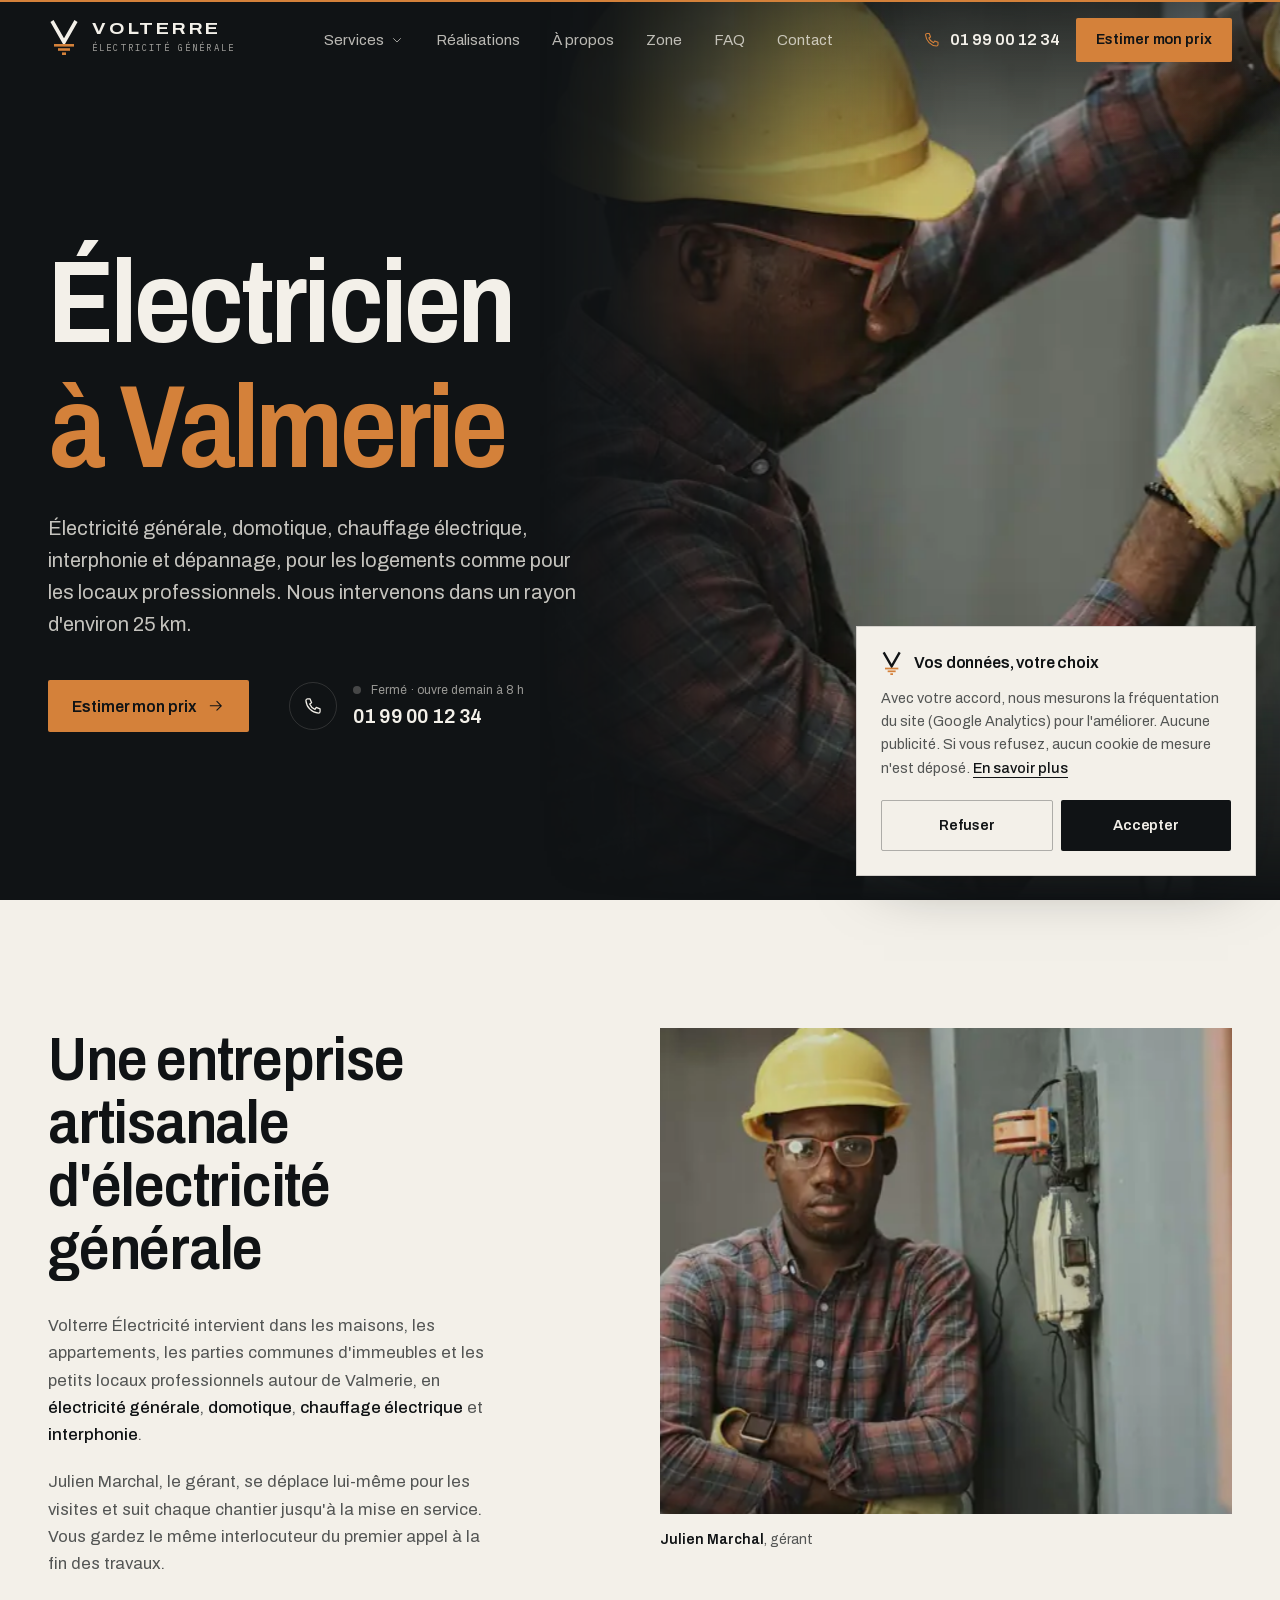
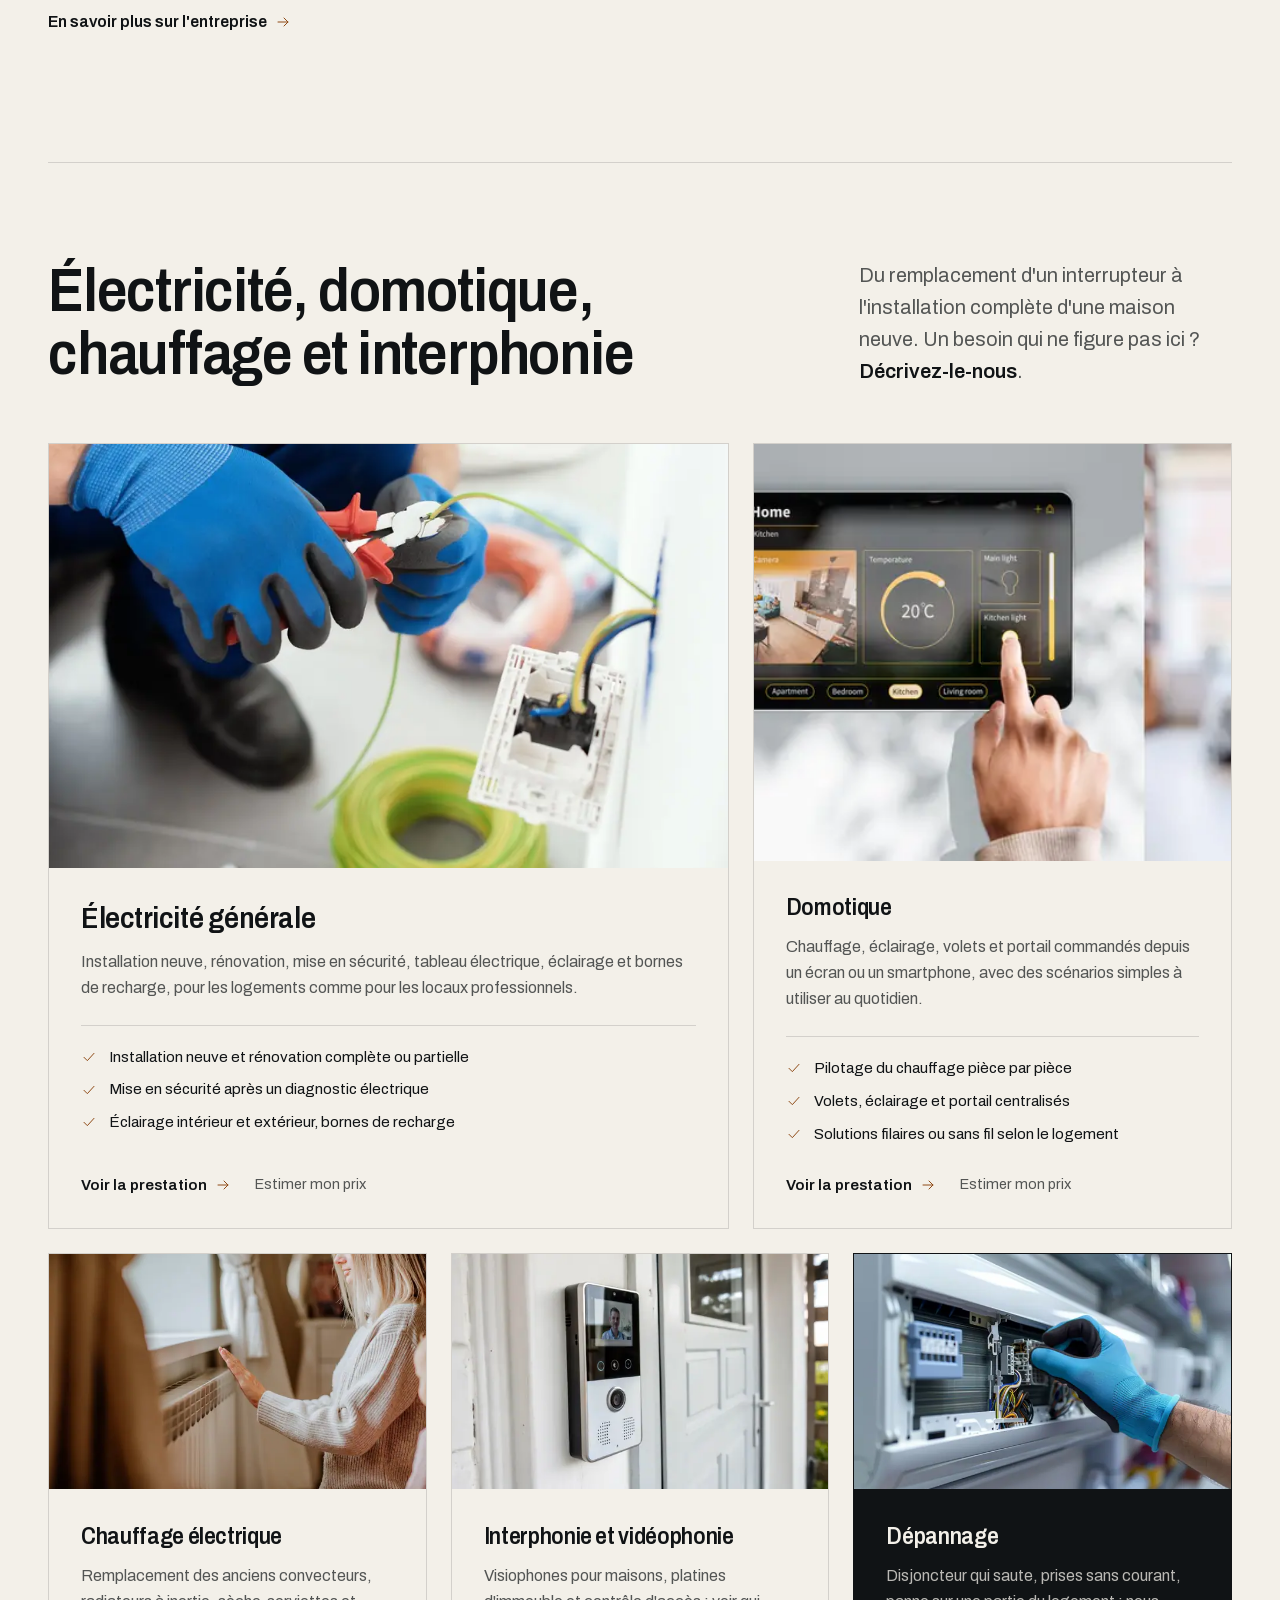
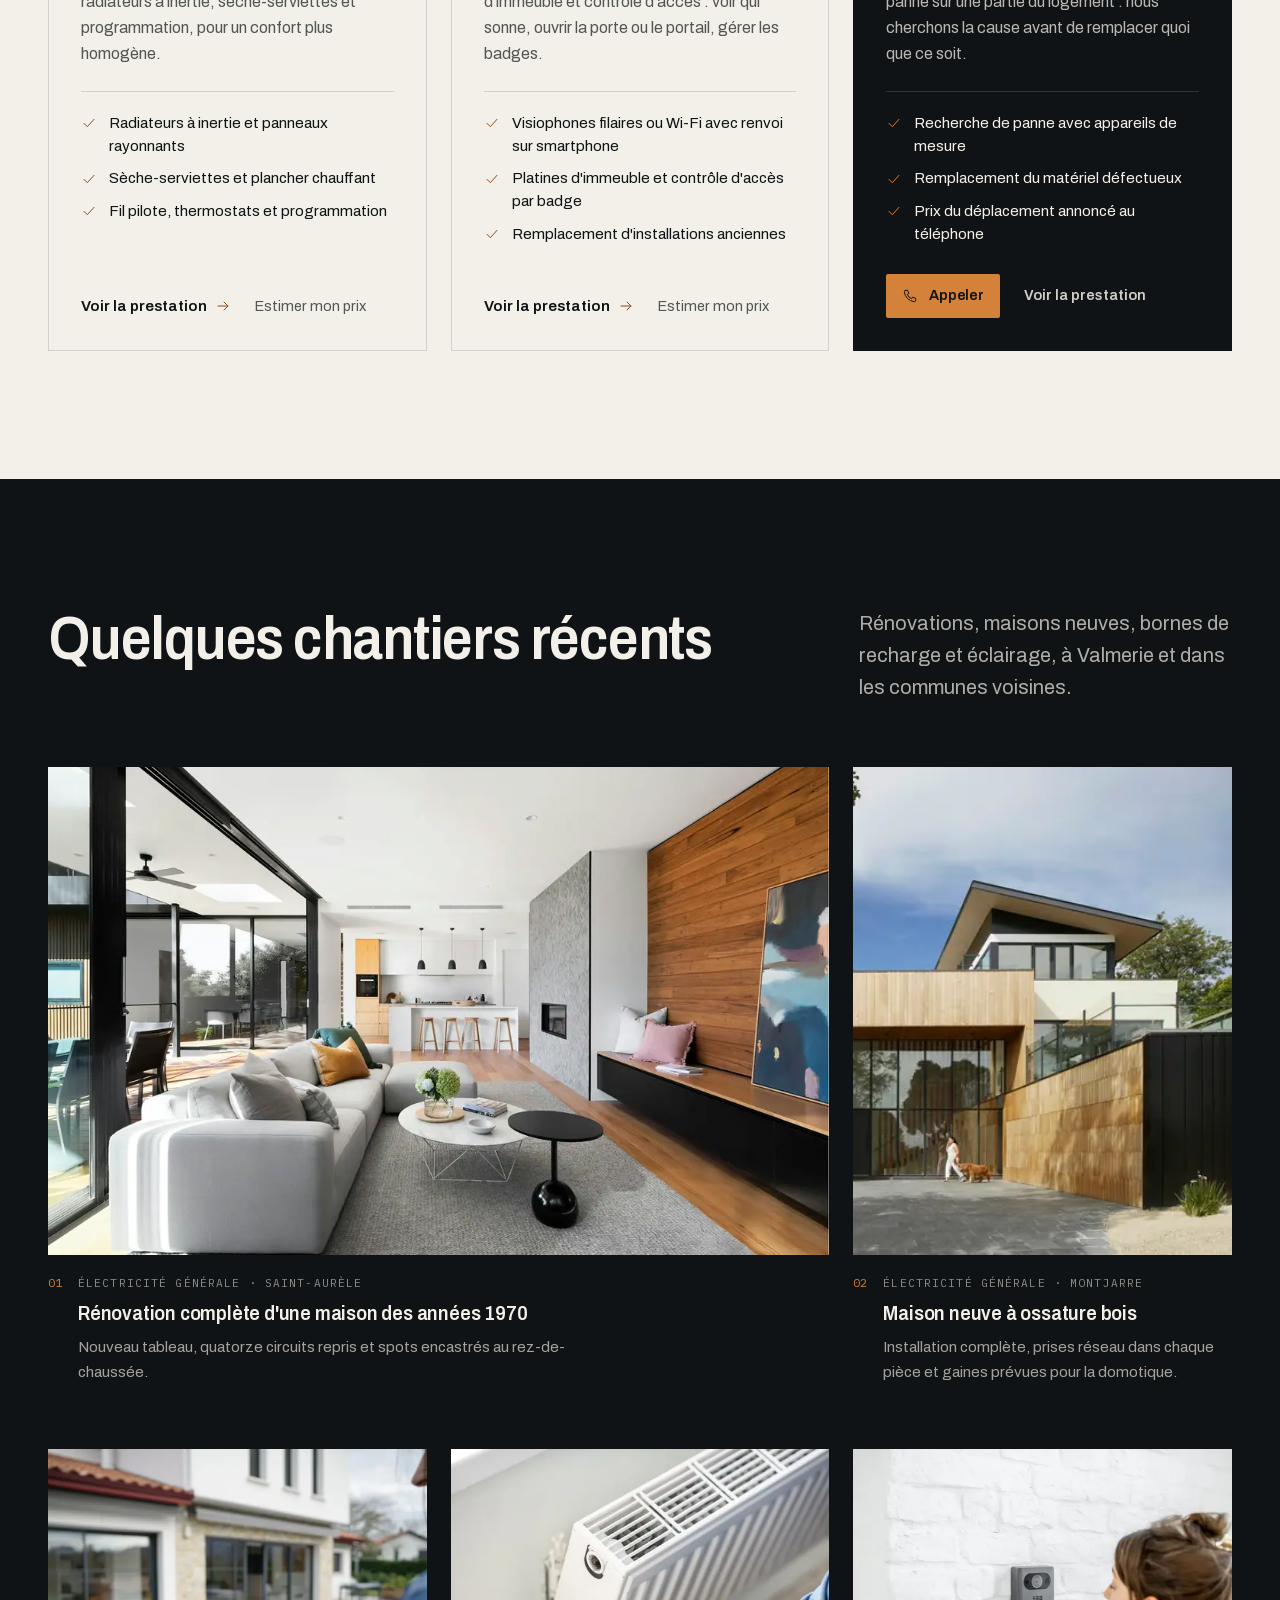
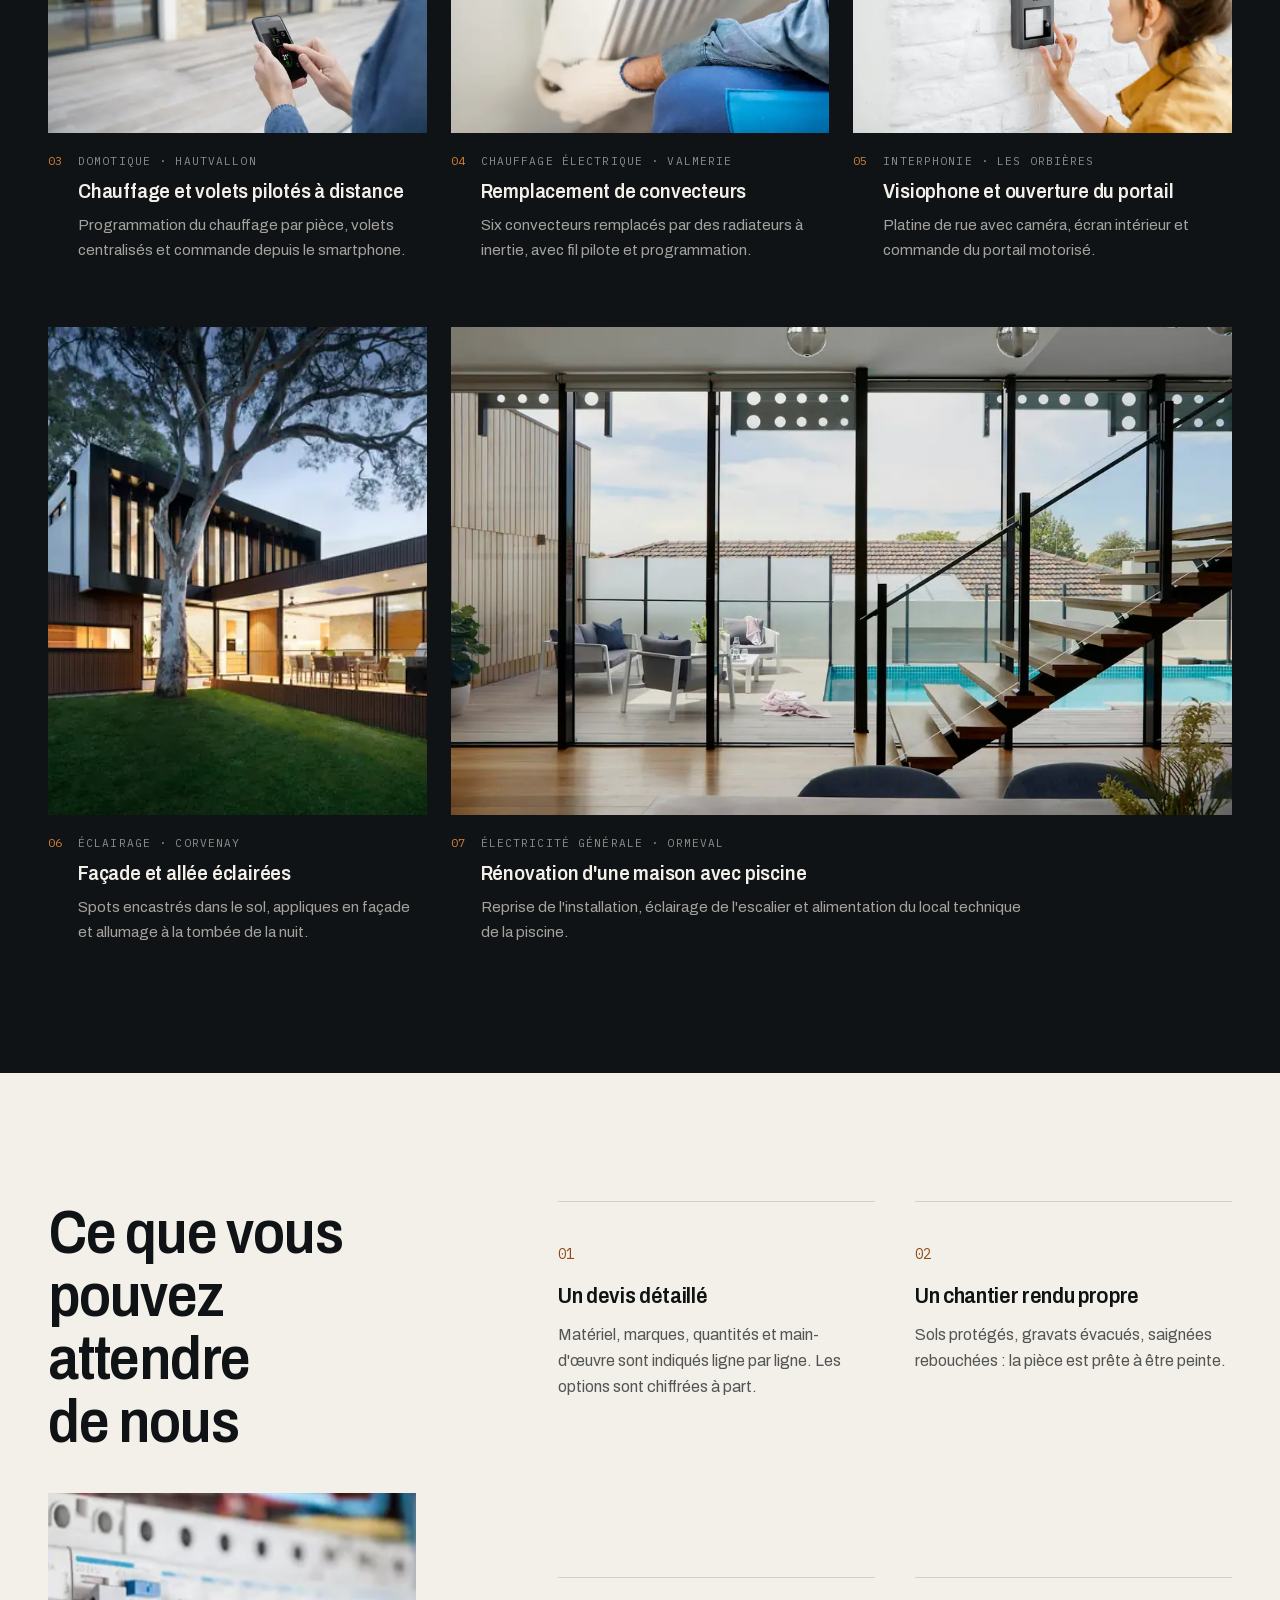
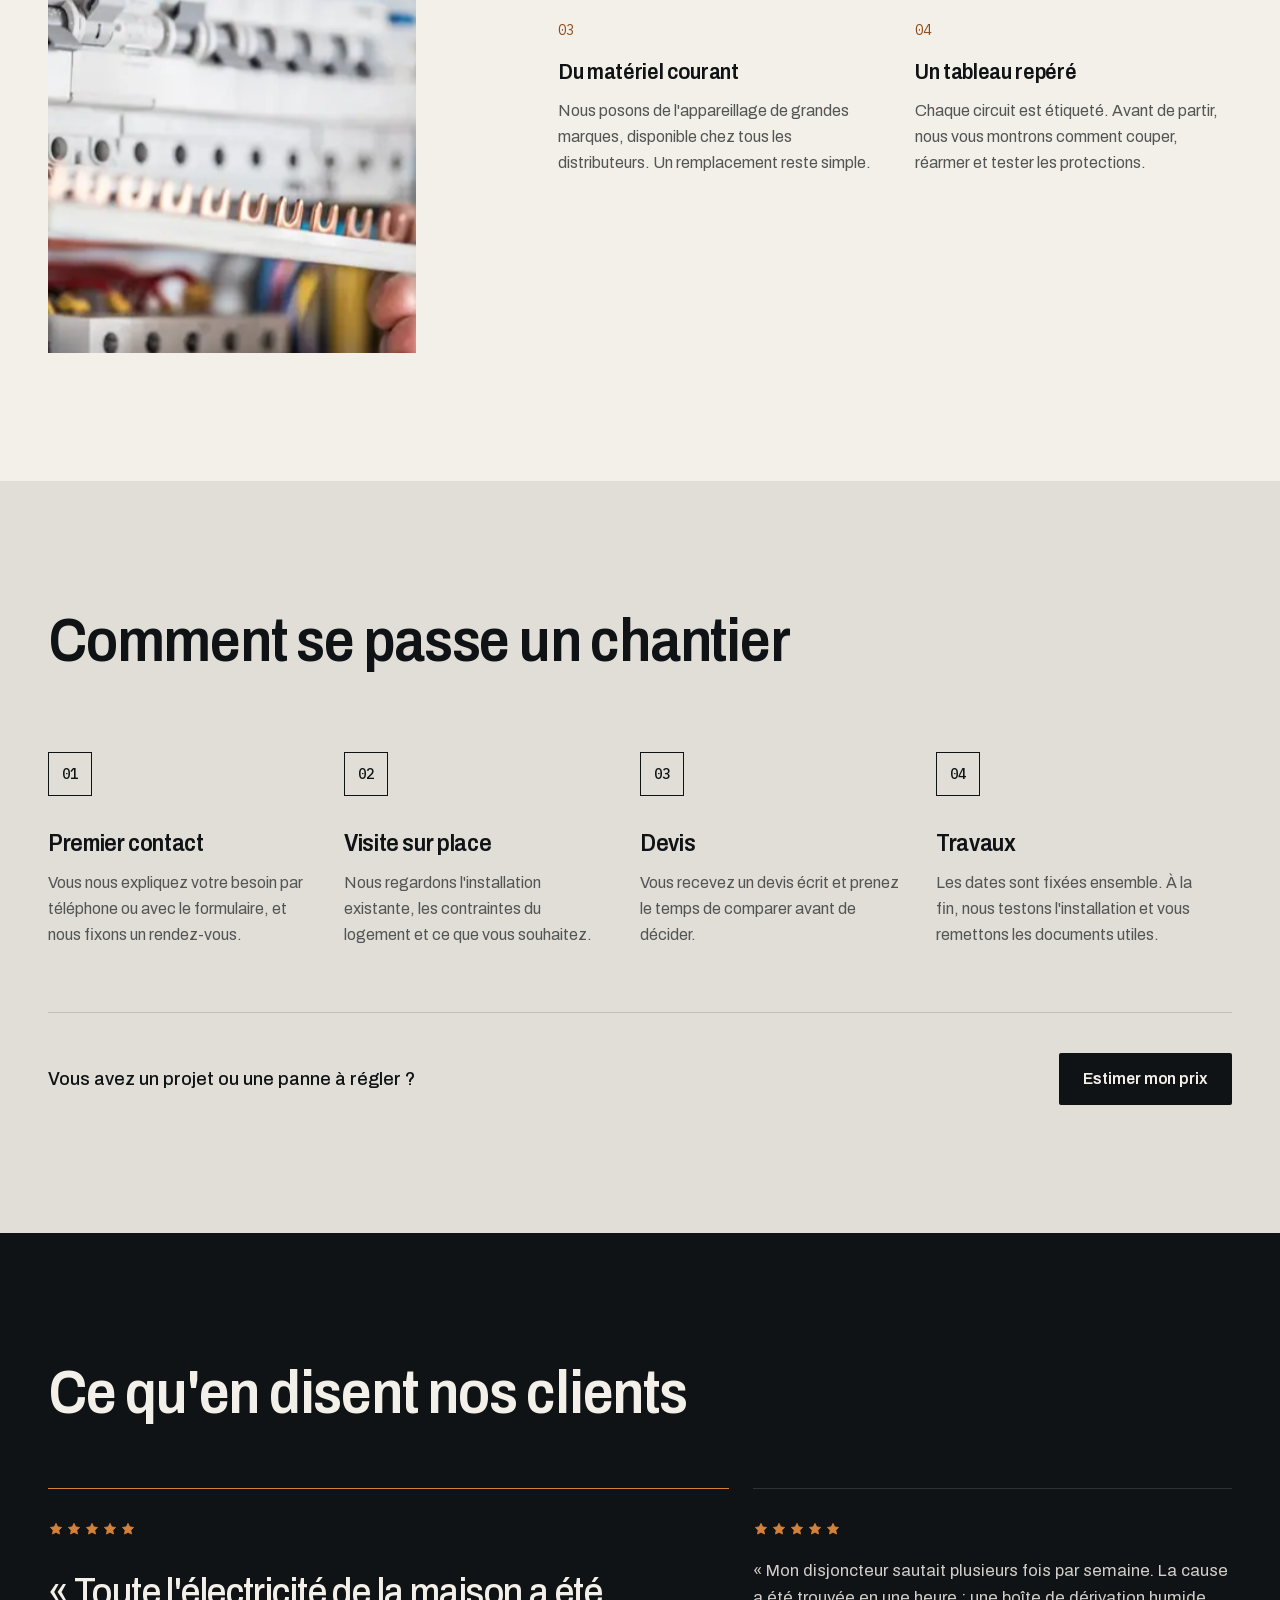
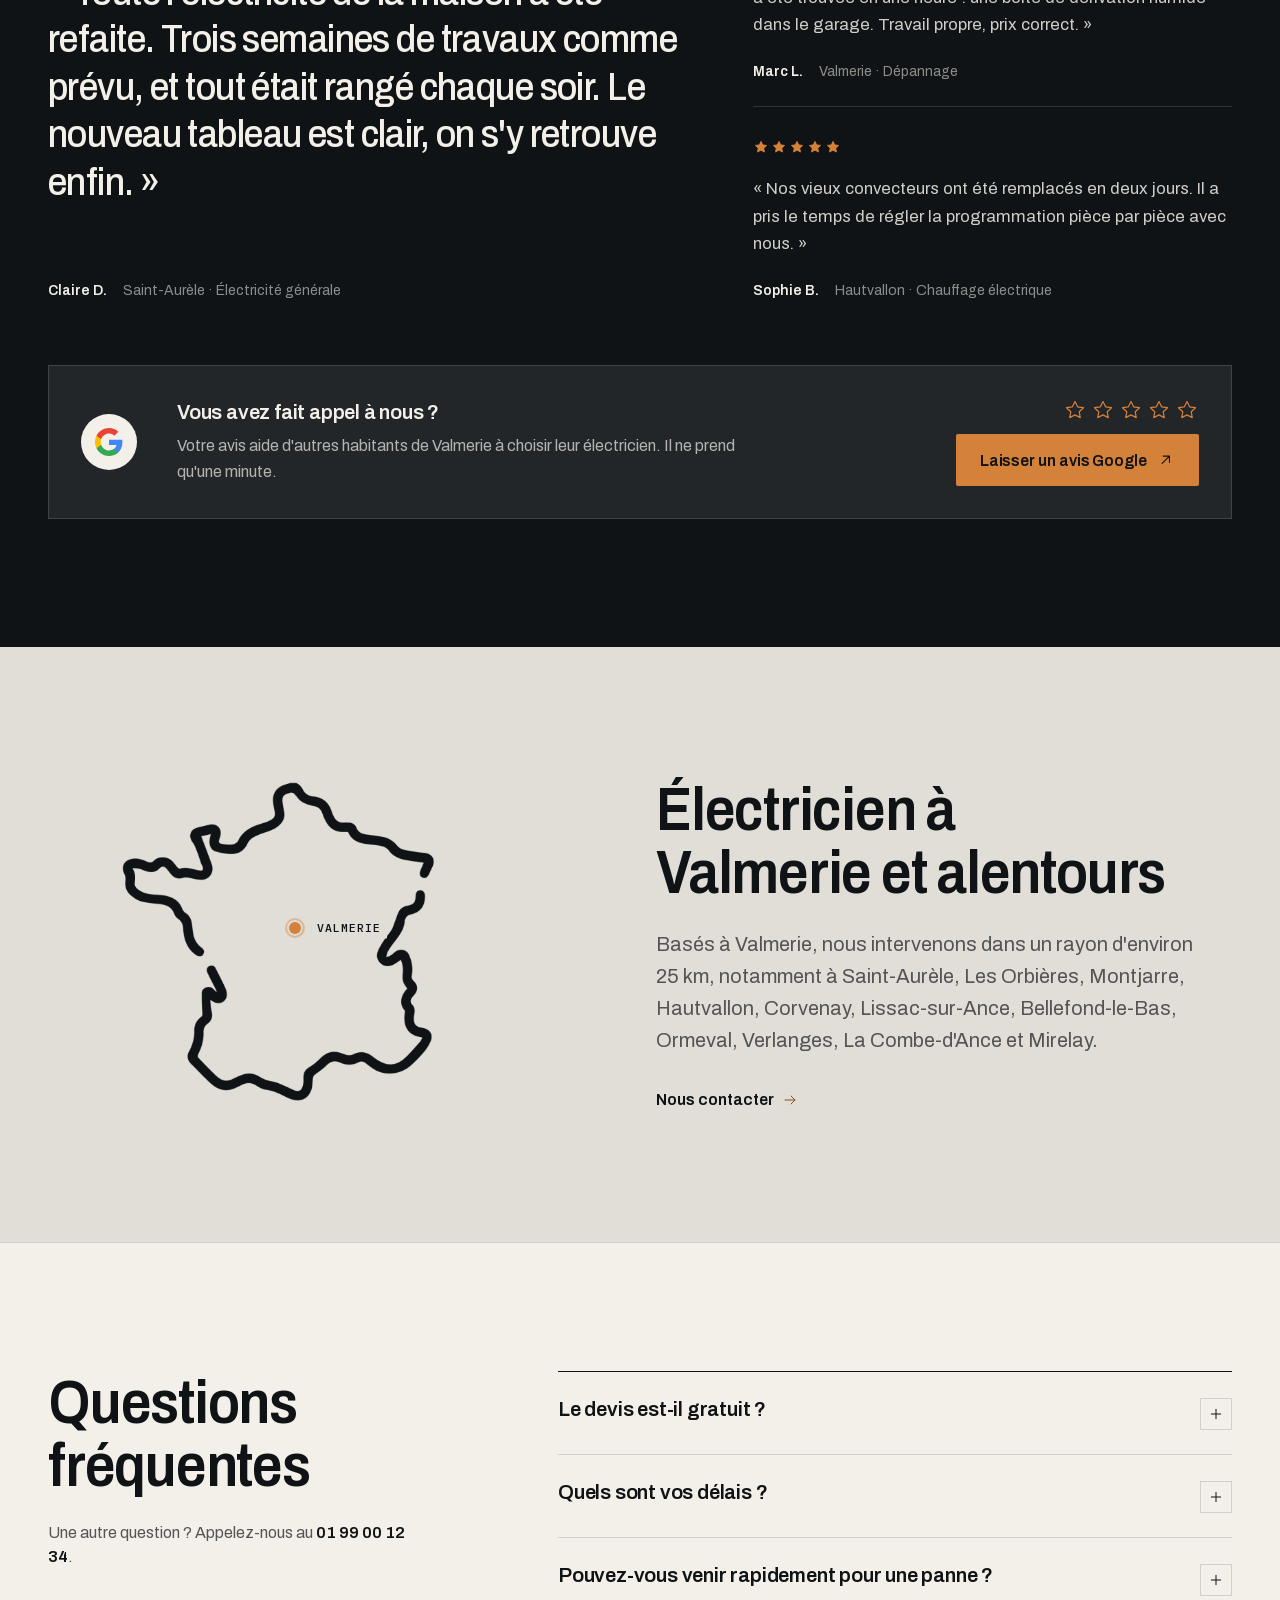
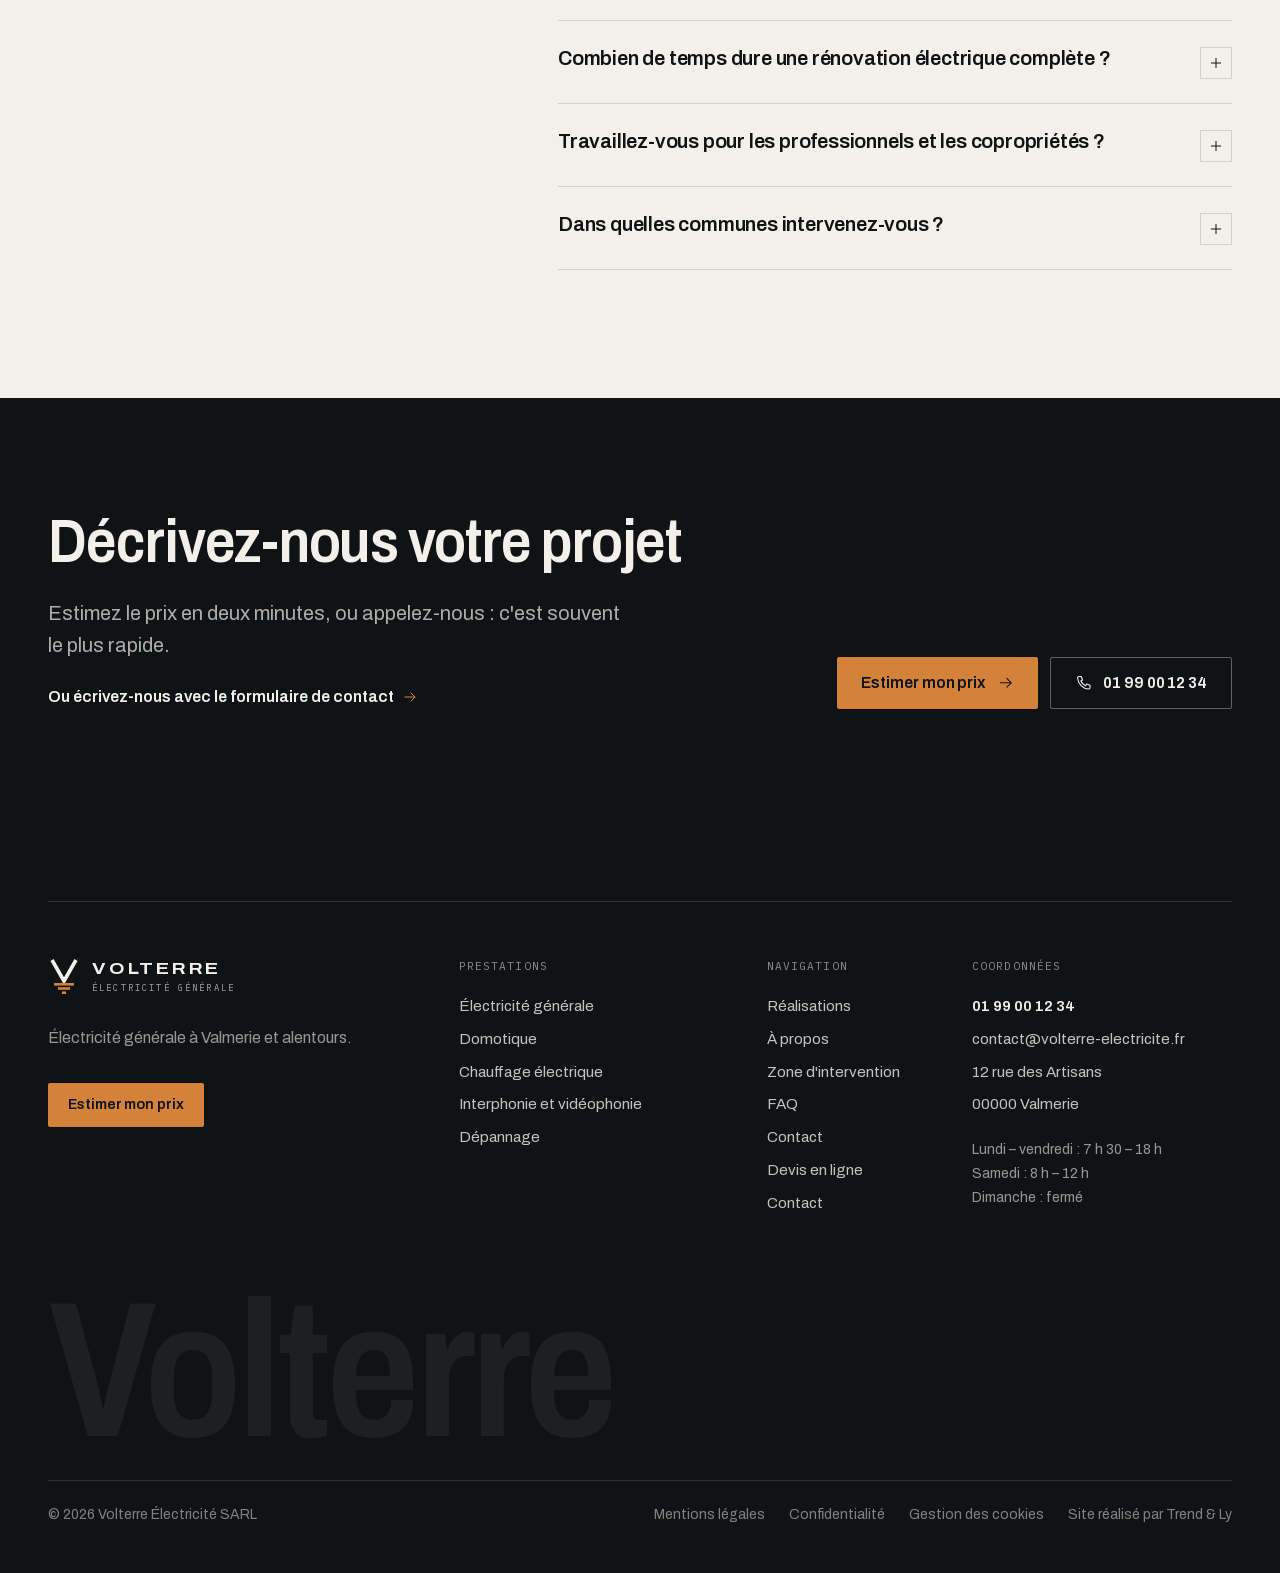
<file: index.html>
<!DOCTYPE html><!--1lftozwEG4_7AtTx1dsJF--><html lang="fr" class="__variable_7347c0 __variable_9f0762" style="--brand-accent:#D4813A;--brand-accent-deep:#8F4B17;--brand-ink:#101315;--brand-paper:#F3F0E9"><head><meta charSet="utf-8"/><meta name="viewport" content="width=device-width, initial-scale=1"/><link rel="preload" as="image" imageSrcSet="/images/hero-electricien-640.webp 640w, /images/hero-electricien-1024.webp 1024w, /images/hero-electricien-1600.webp 1600w, /images/hero-electricien-2400.webp 2400w" imageSizes="(min-width: 1024px) 58vw, 100vw" fetchPriority="high"/><link rel="stylesheet" href="/_next/static/css/a62c4e4777452416.css" data-precedence="next"/><link rel="preload" as="script" fetchPriority="low" href="/_next/static/chunks/webpack-9596d72507db0739.js"/><script src="/_next/static/chunks/4bd1b696-c023c6e3521b1417.js" async=""></script><script src="/_next/static/chunks/255-ae2f3343083aecc8.js" async=""></script><script src="/_next/static/chunks/main-app-78098fa7c3457bb3.js" async=""></script><script src="/_next/static/chunks/473-02d741b9078aa8bb.js" async=""></script><script src="/_next/static/chunks/app/layout-889916f5eceafc29.js" async=""></script><script src="/_next/static/chunks/672-979b9b837da42988.js" async=""></script><script src="/_next/static/chunks/app/page-7ba864cfc19190c6.js" async=""></script><meta name="theme-color" content="#101315"/><title>Électricien à Valmerie | Volterre</title><meta name="description" content="Électricien à Valmerie et dans un rayon de 25 km : électricité générale, domotique, chauffage électrique, interphone et visiophone, dépannage."/><meta name="application-name" content="Volterre Électricité"/><meta name="robots" content="noindex, nofollow"/><link rel="canonical" href="https://28zaaky.github.io/"/><meta name="format-detection" content="telephone=no"/><meta property="og:title" content="Électricien à Valmerie | Volterre"/><meta property="og:description" content="Électricien à Valmerie et dans un rayon de 25 km : électricité générale, domotique, chauffage électrique, interphone et visiophone, dépannage."/><meta property="og:url" content="https://28zaaky.github.io/"/><meta property="og:site_name" content="Volterre Électricité"/><meta property="og:locale" content="fr_FR"/><meta property="og:image" content="https://28zaaky.github.io/og.jpg"/><meta property="og:image:width" content="1200"/><meta property="og:image:height" content="630"/><meta property="og:image:alt" content="Électricien en casque de chantier intervenant sur un boîtier électrique"/><meta property="og:type" content="website"/><meta name="twitter:card" content="summary_large_image"/><meta name="twitter:title" content="Électricien à Valmerie | Volterre"/><meta name="twitter:description" content="Électricien à Valmerie et dans un rayon de 25 km : électricité générale, domotique, chauffage électrique, interphone et visiophone, dépannage."/><meta name="twitter:image" content="https://28zaaky.github.io/og.jpg"/><link rel="icon" href="/icon.svg?e00b1b71662947fe" type="image/svg+xml" sizes="any"/><script>document.documentElement.classList.add('js')</script><script src="/_next/static/chunks/polyfills-42372ed130431b0a.js" noModule=""></script></head><body><div hidden=""><!--$--><!--/$--></div><div class="scroll-progress" aria-hidden="true"></div><a href="#contenu" class="sr-only focus:not-sr-only focus:fixed focus:left-4 focus:top-4 focus:z-50 focus:bg-paper focus:px-4 focus:py-3 focus:text-ink">Aller au contenu</a><header class="site-header fixed inset-x-0 top-0 z-40 transition-[transform,background-color,border-color,color] duration-500 ease-[var(--ease-out-expo)] translate-y-0 border-b border-transparent text-paper"><div class="container-x flex h-[4.5rem] items-center justify-between gap-6 lg:h-20"><a href="/" class="shrink-0" aria-label="Volterre Électricité — accueil"><span class="inline-flex items-center gap-3 text-paper "><svg viewBox="0 0 32 36" class="h-9 w-auto shrink-0" aria-hidden="true" focusable="false"><path d="M4 2 16 23 28 2" fill="none" stroke="currentColor" stroke-width="3.6" stroke-linejoin="miter" stroke-miterlimit="10"></path><rect x="6" y="25" width="20" height="2.6" class="fill-accent"></rect><rect x="10" y="29.2" width="12" height="2.6" class="fill-accent"></rect><rect x="14" y="33.4" width="4" height="2.6" class="fill-accent"></rect></svg><span class="flex flex-col leading-none"><span class="text-[1.08rem] font-bold uppercase tracking-[0.16em] [font-stretch:112%]">Volterre</span><span class="mono mt-[0.4rem] text-[0.56rem] uppercase tracking-[0.24em] opacity-65">Électricité générale</span></span></span></a><nav aria-label="Navigation principale" class="hidden lg:block"><ul class="flex items-center gap-6 text-[0.95rem] xl:gap-8"><li class="relative"><button type="button" aria-expanded="false" aria-controls="services-menu" class="inline-flex items-center gap-1.5 link-rule py-1 transition-opacity opacity-75 hover:opacity-100">Services<svg viewBox="0 0 24 24" fill="none" stroke="currentColor" stroke-width="1.5" stroke-linecap="round" stroke-linejoin="round" class="size-3.5 transition-transform duration-300 rotate-90" aria-hidden="true" focusable="false"><path d="m9.5 6 6 6-6 6"></path></svg></button></li><li><a href="/#realisations" class="link-rule py-1 transition-opacity opacity-75 hover:opacity-100">Réalisations</a></li><li><a href="/a-propos/" class="link-rule py-1 transition-opacity opacity-75 hover:opacity-100">À propos</a></li><li><a href="/#zone" class="link-rule py-1 transition-opacity opacity-75 hover:opacity-100">Zone</a></li><li><a href="/#faq" class="link-rule py-1 transition-opacity opacity-75 hover:opacity-100">FAQ</a></li><li><a href="/contact/" class="link-rule py-1 transition-opacity opacity-75 hover:opacity-100">Contact</a></li></ul></nav><div class="flex items-center gap-2 sm:gap-4"><a href="tel:+33199001234" class="hidden items-center gap-2.5 font-semibold tabular-nums md:inline-flex lg:hidden xl:inline-flex" aria-label="Appeler le 01 99 00 12 34"><svg viewBox="0 0 24 24" fill="none" stroke="currentColor" stroke-width="1.5" stroke-linecap="round" stroke-linejoin="round" class="size-[1.1rem] text-accent" aria-hidden="true" focusable="false"><path d="M5.5 3.5h3l1.8 4.6-2.3 1.5a11.5 11.5 0 0 0 6.4 6.4l1.5-2.3 4.6 1.8v3a2 2 0 0 1-2 2A16.5 16.5 0 0 1 3.5 5.5a2 2 0 0 1 2-2Z"></path></svg>01 99 00 12 34</a><a href="/devis-en-ligne/" class="btn btn-accent hidden min-h-11 px-5 py-2.5 text-[0.9rem] sm:inline-flex">Estimer mon prix</a><button type="button" aria-expanded="false" aria-controls="mobile-menu" class="-mr-2 grid size-11 place-items-center lg:hidden"><span class="sr-only">Ouvrir le menu</span><svg viewBox="0 0 24 24" fill="none" stroke="currentColor" stroke-width="1.5" stroke-linecap="round" stroke-linejoin="round" class="size-6" aria-hidden="true" focusable="false"><path d="M4 9h16M4 15h16"></path></svg></button></div></div><div id="services-menu" inert="" class="mega absolute inset-x-0 top-full hidden text-ink lg:grid "><div class="overflow-hidden"><div class="mega-inner border-b border-line bg-paper shadow-[0_30px_50px_-36px_rgb(16_19_21/0.4)]"><div class="container-x grid grid-cols-12 gap-10 py-8"><ol class="col-span-7 border-t border-line xl:col-span-6"><li class="mega-item" style="--i:0"><a href="/electricite-generale/" class="group relative flex items-center gap-5 border-b border-line py-3.5 pl-1 pr-2 transition-[padding,background-color] duration-500 ease-[var(--ease-out-expo)] hover:bg-paper-2 hover:pl-4 focus-visible:bg-paper-2 focus-visible:pl-4 aria-[current=page]:pl-4"><span aria-hidden="true" class="absolute inset-y-0 left-0 w-[2px] origin-top bg-accent-deep transition-transform duration-500 ease-[var(--ease-out-expo)] group-hover:scale-y-100 group-focus-visible:scale-y-100 scale-y-0"></span><span class="mono w-6 shrink-0 text-xs text-accent-deep">01</span><span class="flex-1 text-[1.1rem] font-semibold tracking-[-0.01em]">Électricité générale</span><svg viewBox="0 0 24 24" fill="none" stroke="currentColor" stroke-width="1.5" stroke-linecap="round" stroke-linejoin="round" class="size-4 shrink-0 -translate-x-2 text-accent-deep opacity-0 transition-[opacity,transform] duration-500 ease-[var(--ease-out-expo)] group-hover:translate-x-0 group-hover:opacity-100 group-focus-visible:translate-x-0 group-focus-visible:opacity-100" aria-hidden="true" focusable="false"><path d="M4.5 12h15M13.5 6l6 6-6 6"></path></svg></a></li><li class="mega-item" style="--i:1"><a href="/domotique/" class="group relative flex items-center gap-5 border-b border-line py-3.5 pl-1 pr-2 transition-[padding,background-color] duration-500 ease-[var(--ease-out-expo)] hover:bg-paper-2 hover:pl-4 focus-visible:bg-paper-2 focus-visible:pl-4 aria-[current=page]:pl-4"><span aria-hidden="true" class="absolute inset-y-0 left-0 w-[2px] origin-top bg-accent-deep transition-transform duration-500 ease-[var(--ease-out-expo)] group-hover:scale-y-100 group-focus-visible:scale-y-100 scale-y-0"></span><span class="mono w-6 shrink-0 text-xs text-accent-deep">02</span><span class="flex-1 text-[1.1rem] font-semibold tracking-[-0.01em]">Domotique</span><svg viewBox="0 0 24 24" fill="none" stroke="currentColor" stroke-width="1.5" stroke-linecap="round" stroke-linejoin="round" class="size-4 shrink-0 -translate-x-2 text-accent-deep opacity-0 transition-[opacity,transform] duration-500 ease-[var(--ease-out-expo)] group-hover:translate-x-0 group-hover:opacity-100 group-focus-visible:translate-x-0 group-focus-visible:opacity-100" aria-hidden="true" focusable="false"><path d="M4.5 12h15M13.5 6l6 6-6 6"></path></svg></a></li><li class="mega-item" style="--i:2"><a href="/chauffage-electrique/" class="group relative flex items-center gap-5 border-b border-line py-3.5 pl-1 pr-2 transition-[padding,background-color] duration-500 ease-[var(--ease-out-expo)] hover:bg-paper-2 hover:pl-4 focus-visible:bg-paper-2 focus-visible:pl-4 aria-[current=page]:pl-4"><span aria-hidden="true" class="absolute inset-y-0 left-0 w-[2px] origin-top bg-accent-deep transition-transform duration-500 ease-[var(--ease-out-expo)] group-hover:scale-y-100 group-focus-visible:scale-y-100 scale-y-0"></span><span class="mono w-6 shrink-0 text-xs text-accent-deep">03</span><span class="flex-1 text-[1.1rem] font-semibold tracking-[-0.01em]">Chauffage électrique</span><svg viewBox="0 0 24 24" fill="none" stroke="currentColor" stroke-width="1.5" stroke-linecap="round" stroke-linejoin="round" class="size-4 shrink-0 -translate-x-2 text-accent-deep opacity-0 transition-[opacity,transform] duration-500 ease-[var(--ease-out-expo)] group-hover:translate-x-0 group-hover:opacity-100 group-focus-visible:translate-x-0 group-focus-visible:opacity-100" aria-hidden="true" focusable="false"><path d="M4.5 12h15M13.5 6l6 6-6 6"></path></svg></a></li><li class="mega-item" style="--i:3"><a href="/interphone-visiophone/" class="group relative flex items-center gap-5 border-b border-line py-3.5 pl-1 pr-2 transition-[padding,background-color] duration-500 ease-[var(--ease-out-expo)] hover:bg-paper-2 hover:pl-4 focus-visible:bg-paper-2 focus-visible:pl-4 aria-[current=page]:pl-4"><span aria-hidden="true" class="absolute inset-y-0 left-0 w-[2px] origin-top bg-accent-deep transition-transform duration-500 ease-[var(--ease-out-expo)] group-hover:scale-y-100 group-focus-visible:scale-y-100 scale-y-0"></span><span class="mono w-6 shrink-0 text-xs text-accent-deep">04</span><span class="flex-1 text-[1.1rem] font-semibold tracking-[-0.01em]">Interphonie et vidéophonie</span><svg viewBox="0 0 24 24" fill="none" stroke="currentColor" stroke-width="1.5" stroke-linecap="round" stroke-linejoin="round" class="size-4 shrink-0 -translate-x-2 text-accent-deep opacity-0 transition-[opacity,transform] duration-500 ease-[var(--ease-out-expo)] group-hover:translate-x-0 group-hover:opacity-100 group-focus-visible:translate-x-0 group-focus-visible:opacity-100" aria-hidden="true" focusable="false"><path d="M4.5 12h15M13.5 6l6 6-6 6"></path></svg></a></li><li class="mega-item" style="--i:4"><a href="/depannage-electrique/" class="group relative flex items-center gap-5 border-b border-line py-3.5 pl-1 pr-2 transition-[padding,background-color] duration-500 ease-[var(--ease-out-expo)] hover:bg-paper-2 hover:pl-4 focus-visible:bg-paper-2 focus-visible:pl-4 aria-[current=page]:pl-4"><span aria-hidden="true" class="absolute inset-y-0 left-0 w-[2px] origin-top bg-accent-deep transition-transform duration-500 ease-[var(--ease-out-expo)] group-hover:scale-y-100 group-focus-visible:scale-y-100 scale-y-0"></span><span class="mono w-6 shrink-0 text-xs text-accent-deep">05</span><span class="flex-1 text-[1.1rem] font-semibold tracking-[-0.01em]">Dépannage</span><svg viewBox="0 0 24 24" fill="none" stroke="currentColor" stroke-width="1.5" stroke-linecap="round" stroke-linejoin="round" class="size-4 shrink-0 -translate-x-2 text-accent-deep opacity-0 transition-[opacity,transform] duration-500 ease-[var(--ease-out-expo)] group-hover:translate-x-0 group-hover:opacity-100 group-focus-visible:translate-x-0 group-focus-visible:opacity-100" aria-hidden="true" focusable="false"><path d="M4.5 12h15M13.5 6l6 6-6 6"></path></svg></a></li></ol><div class="col-span-4 col-start-9 flex flex-col justify-end gap-3 pb-1 text-sm"><a href="/#prestations" class="link-rule self-start text-muted hover:text-ink">Toutes les prestations</a><a href="/devis-en-ligne/" class="inline-flex items-center gap-2 self-start font-semibold"><span class="link-rule">Estimer le prix de mes travaux</span><svg viewBox="0 0 24 24" fill="none" stroke="currentColor" stroke-width="1.5" stroke-linecap="round" stroke-linejoin="round" class="size-4 text-accent-deep" aria-hidden="true" focusable="false"><path d="M4.5 12h15M13.5 6l6 6-6 6"></path></svg></a></div></div></div></div></div></header><div id="mobile-menu" class="fixed inset-0 z-30 flex flex-col overflow-y-auto bg-ink text-paper transition-[opacity,visibility] duration-500 ease-[var(--ease-out-expo)] lg:hidden invisible opacity-0" aria-hidden="true" inert=""><nav aria-label="Navigation mobile" class="container-x flex-1 pb-6 pt-28"><ul><li class="border-b border-line-dark"><button type="button" aria-expanded="false" aria-controls="mobile-services" class="flex w-full items-center justify-between py-4 text-left"><span class="display text-[2rem]">Services</span><svg viewBox="0 0 24 24" fill="none" stroke="currentColor" stroke-width="1.5" stroke-linecap="round" stroke-linejoin="round" class="size-6 transition-transform duration-300 " aria-hidden="true" focusable="false"><path d="M12 5v14M5 12h14"></path></svg></button><ul id="mobile-services" hidden="" class="pb-4"><li><a href="/electricite-generale/" class="flex items-baseline gap-4 py-2.5 text-[1.05rem] text-paper/85"><span class="mono w-5 text-xs text-accent">01</span>Électricité générale</a></li><li><a href="/domotique/" class="flex items-baseline gap-4 py-2.5 text-[1.05rem] text-paper/85"><span class="mono w-5 text-xs text-accent">02</span>Domotique</a></li><li><a href="/chauffage-electrique/" class="flex items-baseline gap-4 py-2.5 text-[1.05rem] text-paper/85"><span class="mono w-5 text-xs text-accent">03</span>Chauffage électrique</a></li><li><a href="/interphone-visiophone/" class="flex items-baseline gap-4 py-2.5 text-[1.05rem] text-paper/85"><span class="mono w-5 text-xs text-accent">04</span>Interphonie et vidéophonie</a></li><li><a href="/depannage-electrique/" class="flex items-baseline gap-4 py-2.5 text-[1.05rem] text-paper/85"><span class="mono w-5 text-xs text-accent">05</span>Dépannage</a></li></ul></li><li class="border-b border-line-dark"><a href="/#realisations" class="block py-4"><span class="display text-[2rem]">Réalisations</span></a></li><li class="border-b border-line-dark"><a href="/a-propos/" class="block py-4"><span class="display text-[2rem]">À propos</span></a></li><li class="border-b border-line-dark"><a href="/#zone" class="block py-4"><span class="display text-[2rem]">Zone d&#x27;intervention</span></a></li><li class="border-b border-line-dark"><a href="/#faq" class="block py-4"><span class="display text-[2rem]">FAQ</span></a></li><li class="border-b border-line-dark"><a href="/contact/" class="block py-4"><span class="display text-[2rem]">Contact</span></a></li></ul></nav><div class="container-x space-y-3 pb-10 pt-2"><a href="tel:+33199001234" class="btn btn-accent w-full text-base"><svg viewBox="0 0 24 24" fill="none" stroke="currentColor" stroke-width="1.5" stroke-linecap="round" stroke-linejoin="round" class="size-5" aria-hidden="true" focusable="false"><path d="M5.5 3.5h3l1.8 4.6-2.3 1.5a11.5 11.5 0 0 0 6.4 6.4l1.5-2.3 4.6 1.8v3a2 2 0 0 1-2 2A16.5 16.5 0 0 1 3.5 5.5a2 2 0 0 1 2-2Z"></path></svg> Appeler le <!-- -->01 99 00 12 34</a><a href="/devis-en-ligne/" class="btn btn-ghost-light w-full">Estimer mon prix</a></div></div><main id="contenu"><section id="top" class="relative isolate overflow-hidden bg-ink text-paper" aria-labelledby="hero-title"><div class="relative -z-10 h-[42svh] min-h-[16rem] max-h-[24rem] overflow-hidden hero-fade lg:absolute lg:inset-y-0 lg:left-auto lg:right-0 lg:h-auto lg:max-h-none lg:w-[58%]"><div class="parallax h-full w-full"><img src="/images/hero-electricien-2400.webp" srcSet="/images/hero-electricien-640.webp 640w, /images/hero-electricien-1024.webp 1024w, /images/hero-electricien-1600.webp 1600w, /images/hero-electricien-2400.webp 2400w" sizes="(min-width: 1024px) 58vw, 100vw" width="2400" height="1602" alt="Électricien en casque de chantier intervenant sur un boîtier électrique" loading="eager" fetchPriority="high" decoding="async" class="hero-photo h-full w-full object-cover object-[38%_30%]" style="background-color:#484848"/></div><div class="absolute inset-0 bg-gradient-to-b from-ink/50 via-ink/0 to-ink lg:bg-none"></div><div class="absolute inset-x-0 top-0 h-40 bg-gradient-to-b from-ink/60 to-transparent"></div></div><div class="container-x relative -mt-8 grid grid-cols-1 pb-14 lg:mt-0 lg:min-h-[100svh] lg:grid-cols-12 lg:content-center lg:pb-16 lg:pt-36"><div class="lg:col-span-7 xl:col-span-7"><h1 id="hero-title" class="display text-[clamp(2.75rem,1.4rem+7.4vw,7.5rem)]"><span class="hero-mask"><span class="hero-line" style="--d:150">Électricien</span></span> <span class="hero-mask"><span class="hero-line text-accent" style="--d:260">à <!-- -->Valmerie</span></span></h1><p class="hero-rise lead mt-5 max-w-[34rem] text-paper/80 lg:mt-7" style="--d:380">Électricité générale, domotique, chauffage électrique, interphonie et dépannage, pour les logements comme pour les locaux professionnels. Nous intervenons dans un rayon d&#x27;environ 25 km.</p><div class="hero-rise mt-8 flex flex-col gap-6 sm:flex-row sm:items-center sm:gap-10 lg:mt-10" style="--d:480"><a href="/devis-en-ligne/" class="btn btn-accent self-start">Estimer mon prix<svg viewBox="0 0 24 24" fill="none" stroke="currentColor" stroke-width="1.5" stroke-linecap="round" stroke-linejoin="round" class="btn-arrow size-[1.1rem]" aria-hidden="true" focusable="false"><path d="M4.5 12h15M13.5 6l6 6-6 6"></path></svg></a><a href="tel:+33199001234" class="group flex items-center gap-4"><span class="grid size-12 shrink-0 place-items-center rounded-full border border-line-dark transition-colors group-hover:border-accent group-hover:text-accent"><svg viewBox="0 0 24 24" fill="none" stroke="currentColor" stroke-width="1.5" stroke-linecap="round" stroke-linejoin="round" class="size-5" aria-hidden="true" focusable="false"><path d="M5.5 3.5h3l1.8 4.6-2.3 1.5a11.5 11.5 0 0 0 6.4 6.4l1.5-2.3 4.6 1.8v3a2 2 0 0 1-2 2A16.5 16.5 0 0 1 3.5 5.5a2 2 0 0 1 2-2Z"></path></svg></span><span class="flex flex-col"><span class="inline-flex items-center gap-2.5 text-xs text-paper/60" aria-live="polite"><span aria-hidden="true" class="size-2 rounded-full bg-current opacity-40"></span><span aria-hidden="true" class="min-h-[1lh] transition-opacity duration-500 opacity-0">Ouvert</span></span><span class="mt-1 text-xl font-semibold tabular-nums tracking-tight group-hover:text-accent">01 99 00 12 34</span></span></a></div></div></div></section><section id="entreprise" class="bg-paper py-24 md:py-32" aria-labelledby="about-title"><div class="container-x grid gap-14 lg:grid-cols-12 lg:gap-10"><div class="lg:col-span-6 lg:pr-8 xl:col-span-5"><h2 id="about-title" class="h-section" data-reveal="true" style="--reveal-delay:80">Une entreprise artisanale d&#x27;électricité générale</h2><div class="mt-8 space-y-5 text-[1.05rem] leading-relaxed text-muted" data-reveal="true" style="--reveal-delay:160"><p>Volterre Électricité intervient dans les maisons, les appartements, les parties communes d&#x27;immeubles et les petits locaux professionnels autour de Valmerie, en <a href="/electricite-generale/" class="link-rule font-medium text-ink">électricité générale</a>, <a href="/domotique/" class="link-rule font-medium text-ink">domotique</a>, <a href="/chauffage-electrique/" class="link-rule font-medium text-ink">chauffage électrique</a> et <a href="/interphone-visiophone/" class="link-rule font-medium text-ink">interphonie</a>.</p><p>Julien Marchal, le gérant, se déplace lui-même pour les visites et suit chaque chantier jusqu&#x27;à la mise en service. Vous gardez le même interlocuteur du premier appel à la fin des travaux.</p></div><a href="/a-propos/" class="mt-8 inline-flex items-center gap-2 font-semibold" data-reveal="true"><span class="link-rule">En savoir plus sur l&#x27;entreprise</span><svg viewBox="0 0 24 24" fill="none" stroke="currentColor" stroke-width="1.5" stroke-linecap="round" stroke-linejoin="round" class="size-4 text-accent-deep" aria-hidden="true" focusable="false"><path d="M4.5 12h15M13.5 6l6 6-6 6"></path></svg></a></div><figure class="relative lg:col-span-6 xl:col-span-6 xl:col-start-7" data-reveal="true" style="--reveal-delay:120"><div class="aspect-[5/4] overflow-hidden lg:aspect-[4/3.4]"><div class="parallax h-full w-full"><img src="/images/artisan-portrait-1600.webp" srcSet="/images/artisan-portrait-640.webp 640w, /images/artisan-portrait-1024.webp 1024w, /images/artisan-portrait-1600.webp 1600w" sizes="(min-width: 1024px) 46vw, 100vw" width="1600" height="1068" alt="Électricien en tenue de chantier devant un coffret électrique" loading="lazy" decoding="async" class="h-full w-full object-cover object-[30%_center]" style="background-color:#989898"/></div></div><figcaption class="mt-4 text-sm text-muted"><span class="font-semibold text-ink">Julien Marchal</span>, gérant</figcaption></figure></div></section><section id="prestations" class="bg-paper pb-24 md:pb-32" aria-labelledby="services-title"><div class="container-x"><div class="grid gap-8 border-t border-line pt-16 md:pt-24 lg:grid-cols-12"><div class="lg:col-span-7"><h2 id="services-title" class="h-section" data-reveal="true" style="--reveal-delay:80">Électricité, domotique, chauffage et interphonie</h2></div><div class="lg:col-span-4 lg:col-start-9 lg:self-end" data-reveal="true" style="--reveal-delay:160"><p class="lead text-muted">Du remplacement d&#x27;un interrupteur à l&#x27;installation complète d&#x27;une maison neuve. Un besoin qui ne figure pas ici ?<!-- --> <a href="/contact/" class="link-rule font-semibold text-ink">Décrivez-le-nous</a>.</p></div></div><div class="mt-14 grid gap-5 md:grid-cols-2 lg:grid-cols-12 lg:gap-6"><article class="card-lift group relative flex flex-col overflow-hidden border transition-colors duration-500 lg:col-span-7 border-line bg-paper hover:border-ink/40" data-reveal="true" style="--reveal-delay:0" aria-labelledby="svc-electricite-generale"><div class="relative overflow-hidden aspect-[16/10]"><img src="/images/installation-prise-1920.webp" srcSet="/images/installation-prise-640.webp 640w, /images/installation-prise-1024.webp 1024w, /images/installation-prise-1600.webp 1600w, /images/installation-prise-1920.webp 1920w" sizes="(min-width: 1024px) 58vw, (min-width: 768px) 50vw, 100vw" width="1920" height="1022" alt="Électricien raccordant les fils d&#x27;une prise murale" loading="lazy" decoding="async" class="h-full w-full object-cover transition-transform duration-[1.2s] ease-[var(--ease-out-expo)] group-hover:scale-[1.04]" style="background-color:#f8f8f8"/></div><div class="flex flex-1 flex-col p-6 md:p-8 "><h3 id="svc-electricite-generale" class="font-semibold tracking-[-0.015em] [font-stretch:88%] text-[1.85rem] leading-tight"><a href="/electricite-generale/" class="hover:underline hover:decoration-1 hover:underline-offset-4">Électricité générale</a></h3><p class="mt-3 leading-relaxed text-muted">Installation neuve, rénovation, mise en sécurité, tableau électrique, éclairage et bornes de recharge, pour les logements comme pour les locaux professionnels.</p><ul class="mt-6 space-y-2.5 border-t pt-5 text-[0.95rem] border-line"><li class="flex gap-3"><svg viewBox="0 0 24 24" fill="none" stroke="currentColor" stroke-width="1.5" stroke-linecap="round" stroke-linejoin="round" class="mt-[0.2rem] size-4 shrink-0 text-accent-deep" aria-hidden="true" focusable="false"><path d="M4.5 12.5 9.5 17.5 19.5 6.5"></path></svg><span>Installation neuve et rénovation complète ou partielle</span></li><li class="flex gap-3"><svg viewBox="0 0 24 24" fill="none" stroke="currentColor" stroke-width="1.5" stroke-linecap="round" stroke-linejoin="round" class="mt-[0.2rem] size-4 shrink-0 text-accent-deep" aria-hidden="true" focusable="false"><path d="M4.5 12.5 9.5 17.5 19.5 6.5"></path></svg><span>Mise en sécurité après un diagnostic électrique</span></li><li class="flex gap-3"><svg viewBox="0 0 24 24" fill="none" stroke="currentColor" stroke-width="1.5" stroke-linecap="round" stroke-linejoin="round" class="mt-[0.2rem] size-4 shrink-0 text-accent-deep" aria-hidden="true" focusable="false"><path d="M4.5 12.5 9.5 17.5 19.5 6.5"></path></svg><span>Éclairage intérieur et extérieur, bornes de recharge</span></li></ul><div class="mt-auto flex flex-wrap items-center gap-x-6 gap-y-3 pt-7"><a href="/electricite-generale/" class="inline-flex items-center gap-2 text-[0.95rem] font-semibold text-ink"><span class="link-rule">Voir la prestation</span><svg viewBox="0 0 24 24" fill="none" stroke="currentColor" stroke-width="1.5" stroke-linecap="round" stroke-linejoin="round" class="size-4 text-accent-deep transition-transform duration-300 group-hover:translate-x-1" aria-hidden="true" focusable="false"><path d="M4.5 12h15M13.5 6l6 6-6 6"></path></svg><span class="sr-only"> : <!-- -->Électricité générale</span></a><a href="/devis-en-ligne/?service=electricite-generale" class="link-rule text-[0.9rem] text-muted">Estimer mon prix<span class="sr-only"> pour : <!-- -->Électricité générale</span></a></div></div></article><article class="card-lift group relative flex flex-col overflow-hidden border transition-colors duration-500 lg:col-span-5 border-line bg-paper hover:border-ink/40" data-reveal="true" style="--reveal-delay:90" aria-labelledby="svc-domotique"><div class="relative overflow-hidden aspect-[16/10] lg:aspect-[8/7]"><img src="/images/domotique-ecran-1920.webp" srcSet="/images/domotique-ecran-640.webp 640w, /images/domotique-ecran-1024.webp 1024w, /images/domotique-ecran-1600.webp 1600w, /images/domotique-ecran-1920.webp 1920w" sizes="(min-width: 1024px) 33vw, (min-width: 768px) 50vw, 100vw" width="1920" height="1080" alt="Main réglant l&#x27;éclairage d&#x27;une cuisine sur un écran domotique mural" loading="lazy" decoding="async" class="h-full w-full object-cover transition-transform duration-[1.2s] ease-[var(--ease-out-expo)] group-hover:scale-[1.04]" style="background-color:#a8b8b8"/></div><div class="flex flex-1 flex-col p-6 md:p-8 "><h3 id="svc-domotique" class="font-semibold tracking-[-0.015em] [font-stretch:88%] text-[1.45rem] leading-tight"><a href="/domotique/" class="hover:underline hover:decoration-1 hover:underline-offset-4">Domotique</a></h3><p class="mt-3 leading-relaxed text-muted">Chauffage, éclairage, volets et portail commandés depuis un écran ou un smartphone, avec des scénarios simples à utiliser au quotidien.</p><ul class="mt-6 space-y-2.5 border-t pt-5 text-[0.95rem] border-line"><li class="flex gap-3"><svg viewBox="0 0 24 24" fill="none" stroke="currentColor" stroke-width="1.5" stroke-linecap="round" stroke-linejoin="round" class="mt-[0.2rem] size-4 shrink-0 text-accent-deep" aria-hidden="true" focusable="false"><path d="M4.5 12.5 9.5 17.5 19.5 6.5"></path></svg><span>Pilotage du chauffage pièce par pièce</span></li><li class="flex gap-3"><svg viewBox="0 0 24 24" fill="none" stroke="currentColor" stroke-width="1.5" stroke-linecap="round" stroke-linejoin="round" class="mt-[0.2rem] size-4 shrink-0 text-accent-deep" aria-hidden="true" focusable="false"><path d="M4.5 12.5 9.5 17.5 19.5 6.5"></path></svg><span>Volets, éclairage et portail centralisés</span></li><li class="flex gap-3"><svg viewBox="0 0 24 24" fill="none" stroke="currentColor" stroke-width="1.5" stroke-linecap="round" stroke-linejoin="round" class="mt-[0.2rem] size-4 shrink-0 text-accent-deep" aria-hidden="true" focusable="false"><path d="M4.5 12.5 9.5 17.5 19.5 6.5"></path></svg><span>Solutions filaires ou sans fil selon le logement</span></li></ul><div class="mt-auto flex flex-wrap items-center gap-x-6 gap-y-3 pt-7"><a href="/domotique/" class="inline-flex items-center gap-2 text-[0.95rem] font-semibold text-ink"><span class="link-rule">Voir la prestation</span><svg viewBox="0 0 24 24" fill="none" stroke="currentColor" stroke-width="1.5" stroke-linecap="round" stroke-linejoin="round" class="size-4 text-accent-deep transition-transform duration-300 group-hover:translate-x-1" aria-hidden="true" focusable="false"><path d="M4.5 12h15M13.5 6l6 6-6 6"></path></svg><span class="sr-only"> : <!-- -->Domotique</span></a><a href="/devis-en-ligne/?service=domotique" class="link-rule text-[0.9rem] text-muted">Estimer mon prix<span class="sr-only"> pour : <!-- -->Domotique</span></a></div></div></article><article class="card-lift group relative flex flex-col overflow-hidden border transition-colors duration-500 lg:col-span-4 border-line bg-paper hover:border-ink/40" data-reveal="true" style="--reveal-delay:180" aria-labelledby="svc-chauffage-electrique"><div class="relative overflow-hidden aspect-[16/10]"><img src="/images/chauffage-confort-1920.webp" srcSet="/images/chauffage-confort-640.webp 640w, /images/chauffage-confort-1024.webp 1024w, /images/chauffage-confort-1600.webp 1600w, /images/chauffage-confort-1920.webp 1920w" sizes="(min-width: 1024px) 33vw, (min-width: 768px) 50vw, 100vw" width="1920" height="1280" alt="Personne posant la main sur un radiateur dans un salon" loading="lazy" decoding="async" class="h-full w-full object-cover transition-transform duration-[1.2s] ease-[var(--ease-out-expo)] group-hover:scale-[1.04]" style="background-color:#784828"/></div><div class="flex flex-1 flex-col p-6 md:p-8 "><h3 id="svc-chauffage-electrique" class="font-semibold tracking-[-0.015em] [font-stretch:88%] text-[1.45rem] leading-tight"><a href="/chauffage-electrique/" class="hover:underline hover:decoration-1 hover:underline-offset-4">Chauffage électrique</a></h3><p class="mt-3 leading-relaxed text-muted">Remplacement des anciens convecteurs, radiateurs à inertie, sèche-serviettes et programmation, pour un confort plus homogène.</p><ul class="mt-6 space-y-2.5 border-t pt-5 text-[0.95rem] border-line"><li class="flex gap-3"><svg viewBox="0 0 24 24" fill="none" stroke="currentColor" stroke-width="1.5" stroke-linecap="round" stroke-linejoin="round" class="mt-[0.2rem] size-4 shrink-0 text-accent-deep" aria-hidden="true" focusable="false"><path d="M4.5 12.5 9.5 17.5 19.5 6.5"></path></svg><span>Radiateurs à inertie et panneaux rayonnants</span></li><li class="flex gap-3"><svg viewBox="0 0 24 24" fill="none" stroke="currentColor" stroke-width="1.5" stroke-linecap="round" stroke-linejoin="round" class="mt-[0.2rem] size-4 shrink-0 text-accent-deep" aria-hidden="true" focusable="false"><path d="M4.5 12.5 9.5 17.5 19.5 6.5"></path></svg><span>Sèche-serviettes et plancher chauffant</span></li><li class="flex gap-3"><svg viewBox="0 0 24 24" fill="none" stroke="currentColor" stroke-width="1.5" stroke-linecap="round" stroke-linejoin="round" class="mt-[0.2rem] size-4 shrink-0 text-accent-deep" aria-hidden="true" focusable="false"><path d="M4.5 12.5 9.5 17.5 19.5 6.5"></path></svg><span>Fil pilote, thermostats et programmation</span></li></ul><div class="mt-auto flex flex-wrap items-center gap-x-6 gap-y-3 pt-7"><a href="/chauffage-electrique/" class="inline-flex items-center gap-2 text-[0.95rem] font-semibold text-ink"><span class="link-rule">Voir la prestation</span><svg viewBox="0 0 24 24" fill="none" stroke="currentColor" stroke-width="1.5" stroke-linecap="round" stroke-linejoin="round" class="size-4 text-accent-deep transition-transform duration-300 group-hover:translate-x-1" aria-hidden="true" focusable="false"><path d="M4.5 12h15M13.5 6l6 6-6 6"></path></svg><span class="sr-only"> : <!-- -->Chauffage électrique</span></a><a href="/devis-en-ligne/?service=chauffage-electrique" class="link-rule text-[0.9rem] text-muted">Estimer mon prix<span class="sr-only"> pour : <!-- -->Chauffage électrique</span></a></div></div></article><article class="card-lift group relative flex flex-col overflow-hidden border transition-colors duration-500 lg:col-span-4 border-line bg-paper hover:border-ink/40" data-reveal="true" style="--reveal-delay:0" aria-labelledby="svc-interphone-visiophone"><div class="relative overflow-hidden aspect-[16/10]"><img src="/images/visiophone-1920.webp" srcSet="/images/visiophone-640.webp 640w, /images/visiophone-1024.webp 1024w, /images/visiophone-1600.webp 1600w, /images/visiophone-1920.webp 1920w" sizes="(min-width: 1024px) 33vw, (min-width: 768px) 50vw, 100vw" width="1920" height="1080" alt="Visiophone avec écran installé à côté d&#x27;une porte d&#x27;entrée" loading="lazy" decoding="async" class="h-full w-full object-cover transition-transform duration-[1.2s] ease-[var(--ease-out-expo)] group-hover:scale-[1.04]" style="background-color:#d8d8d8"/></div><div class="flex flex-1 flex-col p-6 md:p-8 "><h3 id="svc-interphone-visiophone" class="font-semibold tracking-[-0.015em] [font-stretch:88%] text-[1.45rem] leading-tight"><a href="/interphone-visiophone/" class="hover:underline hover:decoration-1 hover:underline-offset-4">Interphonie et vidéophonie</a></h3><p class="mt-3 leading-relaxed text-muted">Visiophones pour maisons, platines d&#x27;immeuble et contrôle d&#x27;accès : voir qui sonne, ouvrir la porte ou le portail, gérer les badges.</p><ul class="mt-6 space-y-2.5 border-t pt-5 text-[0.95rem] border-line"><li class="flex gap-3"><svg viewBox="0 0 24 24" fill="none" stroke="currentColor" stroke-width="1.5" stroke-linecap="round" stroke-linejoin="round" class="mt-[0.2rem] size-4 shrink-0 text-accent-deep" aria-hidden="true" focusable="false"><path d="M4.5 12.5 9.5 17.5 19.5 6.5"></path></svg><span>Visiophones filaires ou Wi-Fi avec renvoi sur smartphone</span></li><li class="flex gap-3"><svg viewBox="0 0 24 24" fill="none" stroke="currentColor" stroke-width="1.5" stroke-linecap="round" stroke-linejoin="round" class="mt-[0.2rem] size-4 shrink-0 text-accent-deep" aria-hidden="true" focusable="false"><path d="M4.5 12.5 9.5 17.5 19.5 6.5"></path></svg><span>Platines d&#x27;immeuble et contrôle d&#x27;accès par badge</span></li><li class="flex gap-3"><svg viewBox="0 0 24 24" fill="none" stroke="currentColor" stroke-width="1.5" stroke-linecap="round" stroke-linejoin="round" class="mt-[0.2rem] size-4 shrink-0 text-accent-deep" aria-hidden="true" focusable="false"><path d="M4.5 12.5 9.5 17.5 19.5 6.5"></path></svg><span>Remplacement d&#x27;installations anciennes</span></li></ul><div class="mt-auto flex flex-wrap items-center gap-x-6 gap-y-3 pt-7"><a href="/interphone-visiophone/" class="inline-flex items-center gap-2 text-[0.95rem] font-semibold text-ink"><span class="link-rule">Voir la prestation</span><svg viewBox="0 0 24 24" fill="none" stroke="currentColor" stroke-width="1.5" stroke-linecap="round" stroke-linejoin="round" class="size-4 text-accent-deep transition-transform duration-300 group-hover:translate-x-1" aria-hidden="true" focusable="false"><path d="M4.5 12h15M13.5 6l6 6-6 6"></path></svg><span class="sr-only"> : <!-- -->Interphonie et vidéophonie</span></a><a href="/devis-en-ligne/?service=interphone-visiophone" class="link-rule text-[0.9rem] text-muted">Estimer mon prix<span class="sr-only"> pour : <!-- -->Interphonie et vidéophonie</span></a></div></div></article><article class="card-lift group relative flex flex-col overflow-hidden border transition-colors duration-500 lg:col-span-4 border-ink bg-ink text-paper" data-reveal="true" style="--reveal-delay:90" aria-labelledby="svc-depannage-electrique"><div class="relative overflow-hidden aspect-[16/10]"><img src="/images/depannage-intervention-1920.webp" srcSet="/images/depannage-intervention-640.webp 640w, /images/depannage-intervention-1024.webp 1024w, /images/depannage-intervention-1600.webp 1600w, /images/depannage-intervention-1920.webp 1920w" sizes="(min-width: 1024px) 33vw, (min-width: 768px) 50vw, 100vw" width="1920" height="1280" alt="Électricien ganté intervenant sur le câblage d&#x27;un appareil" loading="lazy" decoding="async" class="h-full w-full object-cover transition-transform duration-[1.2s] ease-[var(--ease-out-expo)] group-hover:scale-[1.04]" style="background-color:#8898a8"/></div><div class="flex flex-1 flex-col p-6 md:p-8 "><h3 id="svc-depannage-electrique" class="font-semibold tracking-[-0.015em] [font-stretch:88%] text-[1.45rem] leading-tight"><a href="/depannage-electrique/" class="hover:underline hover:decoration-1 hover:underline-offset-4">Dépannage</a></h3><p class="mt-3 leading-relaxed text-paper/75">Disjoncteur qui saute, prises sans courant, panne sur une partie du logement : nous cherchons la cause avant de remplacer quoi que ce soit.</p><ul class="mt-6 space-y-2.5 border-t pt-5 text-[0.95rem] border-line-dark"><li class="flex gap-3"><svg viewBox="0 0 24 24" fill="none" stroke="currentColor" stroke-width="1.5" stroke-linecap="round" stroke-linejoin="round" class="mt-[0.2rem] size-4 shrink-0 text-accent" aria-hidden="true" focusable="false"><path d="M4.5 12.5 9.5 17.5 19.5 6.5"></path></svg><span>Recherche de panne avec appareils de mesure</span></li><li class="flex gap-3"><svg viewBox="0 0 24 24" fill="none" stroke="currentColor" stroke-width="1.5" stroke-linecap="round" stroke-linejoin="round" class="mt-[0.2rem] size-4 shrink-0 text-accent" aria-hidden="true" focusable="false"><path d="M4.5 12.5 9.5 17.5 19.5 6.5"></path></svg><span>Remplacement du matériel défectueux</span></li><li class="flex gap-3"><svg viewBox="0 0 24 24" fill="none" stroke="currentColor" stroke-width="1.5" stroke-linecap="round" stroke-linejoin="round" class="mt-[0.2rem] size-4 shrink-0 text-accent" aria-hidden="true" focusable="false"><path d="M4.5 12.5 9.5 17.5 19.5 6.5"></path></svg><span>Prix du déplacement annoncé au téléphone</span></li></ul><div class="mt-auto flex flex-wrap items-center gap-x-6 gap-y-3 pt-7"><a href="tel:+33199001234" class="btn btn-accent min-h-11 px-4 py-2 text-[0.9rem]"><svg viewBox="0 0 24 24" fill="none" stroke="currentColor" stroke-width="1.5" stroke-linecap="round" stroke-linejoin="round" class="size-4" aria-hidden="true" focusable="false"><path d="M5.5 3.5h3l1.8 4.6-2.3 1.5a11.5 11.5 0 0 0 6.4 6.4l1.5-2.3 4.6 1.8v3a2 2 0 0 1-2 2A16.5 16.5 0 0 1 3.5 5.5a2 2 0 0 1 2-2Z"></path></svg> Appeler<span class="sr-only"> le <!-- -->01 99 00 12 34</span></a><a href="/depannage-electrique/" class="link-rule text-[0.9rem] font-semibold text-paper/85">Voir la prestation<span class="sr-only"> : <!-- -->Dépannage</span></a></div></div></article></div></div></section><section id="realisations" class="bg-ink py-24 text-paper md:py-32" aria-labelledby="projects-title"><div class="container-x"><div class="grid gap-8 lg:grid-cols-12"><div class="lg:col-span-7"><h2 id="projects-title" class="h-section" data-reveal="true" style="--reveal-delay:80">Quelques chantiers récents</h2></div><p class="lead text-paper/70 lg:col-span-4 lg:col-start-9 lg:self-end" data-reveal="true" style="--reveal-delay:160">Rénovations, maisons neuves, bornes de recharge et éclairage, à <!-- -->Valmerie<!-- --> et dans les communes voisines.</p></div><div class="mt-16"><ul class="grid gap-x-5 gap-y-12 md:grid-cols-2 lg:grid-cols-12 lg:gap-x-6 lg:gap-y-16"><li class="flex flex-col lg:col-span-8 md:col-span-2" data-reveal="true" style="--reveal-delay:0"><button type="button" class="group relative block w-full overflow-hidden bg-ink-2 text-left md:aspect-[16/9] lg:aspect-[16/10] aspect-[16/10]" aria-label="Agrandir la photo : Rénovation complète d&#x27;une maison des années 1970"><img src="/images/renovation-sejour-1800.webp" srcSet="/images/renovation-sejour-640.webp 640w, /images/renovation-sejour-1024.webp 1024w, /images/renovation-sejour-1600.webp 1600w, /images/renovation-sejour-1800.webp 1800w" sizes="(min-width: 1024px) 64vw, 100vw" width="1800" height="1224" alt="Séjour rénové avec éclairage encastré" loading="lazy" decoding="async" class="absolute inset-0 h-full w-full object-cover transition-[transform,opacity] duration-[1.2s] ease-[var(--ease-out-expo)] group-hover:scale-[1.03] group-hover:opacity-90" style="background-color:#d8d8d8"/><span class="absolute bottom-4 right-4 grid size-11 place-items-center bg-paper text-ink opacity-0 transition-opacity duration-300 group-hover:opacity-100 group-focus-visible:opacity-100"><svg viewBox="0 0 24 24" fill="none" stroke="currentColor" stroke-width="1.5" stroke-linecap="round" stroke-linejoin="round" class="size-5" aria-hidden="true" focusable="false"><path d="M4 9V4h5M20 9V4h-5M4 15v5h5M20 15v5h-5"></path></svg></span></button><div class="mt-5 flex items-baseline gap-4"><span class="mono text-xs text-accent">01</span><div><p class="mono text-[0.7rem] uppercase tracking-[0.1em] text-paper/55"><a href="/electricite-generale/" class="link-rule hover:text-paper">Électricité générale</a> <!-- -->· <!-- -->Saint-Aurèle</p><h3 class="mt-2 text-xl font-semibold leading-snug tracking-[-0.01em] [font-stretch:90%]">Rénovation complète d&#x27;une maison des années 1970</h3><p class="mt-2 max-w-[34rem] text-[0.95rem] leading-relaxed text-paper/65">Nouveau tableau, quatorze circuits repris et spots encastrés au rez-de-chaussée.</p></div></div></li><li class="flex flex-col lg:col-span-4 " data-reveal="true" style="--reveal-delay:80"><button type="button" class="group relative block w-full overflow-hidden bg-ink-2 text-left  aspect-[4/5] md:aspect-[4/3] lg:aspect-auto lg:min-h-[20rem] lg:flex-1" aria-label="Agrandir la photo : Maison neuve à ossature bois"><img src="/images/maison-neuve-1800.webp" srcSet="/images/maison-neuve-640.webp 640w, /images/maison-neuve-1024.webp 1024w, /images/maison-neuve-1600.webp 1600w, /images/maison-neuve-1800.webp 1800w" sizes="(min-width: 1024px) 32vw, (min-width: 768px) 50vw, 100vw" width="1800" height="1200" alt="Façade d&#x27;une maison neuve en bois et en verre" loading="lazy" decoding="async" class="absolute inset-0 h-full w-full object-cover transition-[transform,opacity] duration-[1.2s] ease-[var(--ease-out-expo)] group-hover:scale-[1.03] group-hover:opacity-90" style="background-color:#181818"/><span class="absolute bottom-4 right-4 grid size-11 place-items-center bg-paper text-ink opacity-0 transition-opacity duration-300 group-hover:opacity-100 group-focus-visible:opacity-100"><svg viewBox="0 0 24 24" fill="none" stroke="currentColor" stroke-width="1.5" stroke-linecap="round" stroke-linejoin="round" class="size-5" aria-hidden="true" focusable="false"><path d="M4 9V4h5M20 9V4h-5M4 15v5h5M20 15v5h-5"></path></svg></span></button><div class="mt-5 flex items-baseline gap-4"><span class="mono text-xs text-accent">02</span><div><p class="mono text-[0.7rem] uppercase tracking-[0.1em] text-paper/55"><a href="/electricite-generale/" class="link-rule hover:text-paper">Électricité générale</a> <!-- -->· <!-- -->Montjarre</p><h3 class="mt-2 text-xl font-semibold leading-snug tracking-[-0.01em] [font-stretch:90%]">Maison neuve à ossature bois</h3><p class="mt-2 max-w-[34rem] text-[0.95rem] leading-relaxed text-paper/65">Installation complète, prises réseau dans chaque pièce et gaines prévues pour la domotique.</p></div></div></li><li class="flex flex-col lg:col-span-4 " data-reveal="true" style="--reveal-delay:160"><button type="button" class="group relative block w-full overflow-hidden bg-ink-2 text-left  aspect-[4/3]" aria-label="Agrandir la photo : Chauffage et volets pilotés à distance"><img src="/images/domotique-smartphone-1920.webp" srcSet="/images/domotique-smartphone-640.webp 640w, /images/domotique-smartphone-1024.webp 1024w, /images/domotique-smartphone-1600.webp 1600w, /images/domotique-smartphone-1920.webp 1920w" sizes="(min-width: 1024px) 32vw, (min-width: 768px) 50vw, 100vw" width="1920" height="1281" alt="Réglage du chauffage d&#x27;une maison depuis un smartphone" loading="lazy" decoding="async" class="absolute inset-0 h-full w-full object-cover transition-[transform,opacity] duration-[1.2s] ease-[var(--ease-out-expo)] group-hover:scale-[1.03] group-hover:opacity-90" style="background-color:#c8c8c8"/><span class="absolute bottom-4 right-4 grid size-11 place-items-center bg-paper text-ink opacity-0 transition-opacity duration-300 group-hover:opacity-100 group-focus-visible:opacity-100"><svg viewBox="0 0 24 24" fill="none" stroke="currentColor" stroke-width="1.5" stroke-linecap="round" stroke-linejoin="round" class="size-5" aria-hidden="true" focusable="false"><path d="M4 9V4h5M20 9V4h-5M4 15v5h5M20 15v5h-5"></path></svg></span></button><div class="mt-5 flex items-baseline gap-4"><span class="mono text-xs text-accent">03</span><div><p class="mono text-[0.7rem] uppercase tracking-[0.1em] text-paper/55"><a href="/domotique/" class="link-rule hover:text-paper">Domotique</a> <!-- -->· <!-- -->Hautvallon</p><h3 class="mt-2 text-xl font-semibold leading-snug tracking-[-0.01em] [font-stretch:90%]">Chauffage et volets pilotés à distance</h3><p class="mt-2 max-w-[34rem] text-[0.95rem] leading-relaxed text-paper/65">Programmation du chauffage par pièce, volets centralisés et commande depuis le smartphone.</p></div></div></li><li class="flex flex-col lg:col-span-4 " data-reveal="true" style="--reveal-delay:0"><button type="button" class="group relative block w-full overflow-hidden bg-ink-2 text-left  aspect-[4/3]" aria-label="Agrandir la photo : Remplacement de convecteurs"><img src="/images/chauffage-pose-1920.webp" srcSet="/images/chauffage-pose-640.webp 640w, /images/chauffage-pose-1024.webp 1024w, /images/chauffage-pose-1600.webp 1600w, /images/chauffage-pose-1920.webp 1920w" sizes="(min-width: 1024px) 32vw, (min-width: 768px) 50vw, 100vw" width="1920" height="1281" alt="Pose d&#x27;un radiateur électrique au mur" loading="lazy" decoding="async" class="absolute inset-0 h-full w-full object-cover transition-[transform,opacity] duration-[1.2s] ease-[var(--ease-out-expo)] group-hover:scale-[1.03] group-hover:opacity-90" style="background-color:#d8d8c8"/><span class="absolute bottom-4 right-4 grid size-11 place-items-center bg-paper text-ink opacity-0 transition-opacity duration-300 group-hover:opacity-100 group-focus-visible:opacity-100"><svg viewBox="0 0 24 24" fill="none" stroke="currentColor" stroke-width="1.5" stroke-linecap="round" stroke-linejoin="round" class="size-5" aria-hidden="true" focusable="false"><path d="M4 9V4h5M20 9V4h-5M4 15v5h5M20 15v5h-5"></path></svg></span></button><div class="mt-5 flex items-baseline gap-4"><span class="mono text-xs text-accent">04</span><div><p class="mono text-[0.7rem] uppercase tracking-[0.1em] text-paper/55"><a href="/chauffage-electrique/" class="link-rule hover:text-paper">Chauffage électrique</a> <!-- -->· <!-- -->Valmerie</p><h3 class="mt-2 text-xl font-semibold leading-snug tracking-[-0.01em] [font-stretch:90%]">Remplacement de convecteurs</h3><p class="mt-2 max-w-[34rem] text-[0.95rem] leading-relaxed text-paper/65">Six convecteurs remplacés par des radiateurs à inertie, avec fil pilote et programmation.</p></div></div></li><li class="flex flex-col lg:col-span-4 " data-reveal="true" style="--reveal-delay:80"><button type="button" class="group relative block w-full overflow-hidden bg-ink-2 text-left  aspect-[4/3]" aria-label="Agrandir la photo : Visiophone et ouverture du portail"><img src="/images/interphone-platine-1920.webp" srcSet="/images/interphone-platine-640.webp 640w, /images/interphone-platine-1024.webp 1024w, /images/interphone-platine-1600.webp 1600w, /images/interphone-platine-1920.webp 1920w" sizes="(min-width: 1024px) 32vw, (min-width: 768px) 50vw, 100vw" width="1920" height="1282" alt="Platine de visiophone fixée sur un mur en briques blanches" loading="lazy" decoding="async" class="absolute inset-0 h-full w-full object-cover transition-[transform,opacity] duration-[1.2s] ease-[var(--ease-out-expo)] group-hover:scale-[1.03] group-hover:opacity-90" style="background-color:#e8e8e8"/><span class="absolute bottom-4 right-4 grid size-11 place-items-center bg-paper text-ink opacity-0 transition-opacity duration-300 group-hover:opacity-100 group-focus-visible:opacity-100"><svg viewBox="0 0 24 24" fill="none" stroke="currentColor" stroke-width="1.5" stroke-linecap="round" stroke-linejoin="round" class="size-5" aria-hidden="true" focusable="false"><path d="M4 9V4h5M20 9V4h-5M4 15v5h5M20 15v5h-5"></path></svg></span></button><div class="mt-5 flex items-baseline gap-4"><span class="mono text-xs text-accent">05</span><div><p class="mono text-[0.7rem] uppercase tracking-[0.1em] text-paper/55"><a href="/interphone-visiophone/" class="link-rule hover:text-paper">Interphonie</a> <!-- -->· <!-- -->Les Orbières</p><h3 class="mt-2 text-xl font-semibold leading-snug tracking-[-0.01em] [font-stretch:90%]">Visiophone et ouverture du portail</h3><p class="mt-2 max-w-[34rem] text-[0.95rem] leading-relaxed text-paper/65">Platine de rue avec caméra, écran intérieur et commande du portail motorisé.</p></div></div></li><li class="flex flex-col lg:col-span-4 " data-reveal="true" style="--reveal-delay:160"><button type="button" class="group relative block w-full overflow-hidden bg-ink-2 text-left  aspect-[4/5] md:aspect-[4/3] lg:aspect-auto lg:min-h-[20rem] lg:flex-1" aria-label="Agrandir la photo : Façade et allée éclairées"><img src="/images/eclairage-exterieur-2000.webp" srcSet="/images/eclairage-exterieur-640.webp 640w, /images/eclairage-exterieur-1024.webp 1024w, /images/eclairage-exterieur-1600.webp 1600w, /images/eclairage-exterieur-2000.webp 2000w" sizes="(min-width: 1024px) 32vw, (min-width: 768px) 50vw, 100vw" width="2000" height="1333" alt="Maison contemporaine éclairée de nuit" loading="lazy" decoding="async" class="absolute inset-0 h-full w-full object-cover transition-[transform,opacity] duration-[1.2s] ease-[var(--ease-out-expo)] group-hover:scale-[1.03] group-hover:opacity-90" style="background-color:#182818"/><span class="absolute bottom-4 right-4 grid size-11 place-items-center bg-paper text-ink opacity-0 transition-opacity duration-300 group-hover:opacity-100 group-focus-visible:opacity-100"><svg viewBox="0 0 24 24" fill="none" stroke="currentColor" stroke-width="1.5" stroke-linecap="round" stroke-linejoin="round" class="size-5" aria-hidden="true" focusable="false"><path d="M4 9V4h5M20 9V4h-5M4 15v5h5M20 15v5h-5"></path></svg></span></button><div class="mt-5 flex items-baseline gap-4"><span class="mono text-xs text-accent">06</span><div><p class="mono text-[0.7rem] uppercase tracking-[0.1em] text-paper/55"><a href="/electricite-generale/" class="link-rule hover:text-paper">Éclairage</a> <!-- -->· <!-- -->Corvenay</p><h3 class="mt-2 text-xl font-semibold leading-snug tracking-[-0.01em] [font-stretch:90%]">Façade et allée éclairées</h3><p class="mt-2 max-w-[34rem] text-[0.95rem] leading-relaxed text-paper/65">Spots encastrés dans le sol, appliques en façade et allumage à la tombée de la nuit.</p></div></div></li><li class="flex flex-col lg:col-span-8 " data-reveal="true" style="--reveal-delay:0"><button type="button" class="group relative block w-full overflow-hidden bg-ink-2 text-left  aspect-[16/10]" aria-label="Agrandir la photo : Rénovation d&#x27;une maison avec piscine"><img src="/images/renovation-escalier-1800.webp" srcSet="/images/renovation-escalier-640.webp 640w, /images/renovation-escalier-1024.webp 1024w, /images/renovation-escalier-1600.webp 1600w, /images/renovation-escalier-1800.webp 1800w" sizes="(min-width: 1024px) 64vw, 100vw" width="1800" height="1200" alt="Pièce de vie ouverte sur une terrasse et une piscine" loading="lazy" decoding="async" class="absolute inset-0 h-full w-full object-cover transition-[transform,opacity] duration-[1.2s] ease-[var(--ease-out-expo)] group-hover:scale-[1.03] group-hover:opacity-90" style="background-color:#d8d8d8"/><span class="absolute bottom-4 right-4 grid size-11 place-items-center bg-paper text-ink opacity-0 transition-opacity duration-300 group-hover:opacity-100 group-focus-visible:opacity-100"><svg viewBox="0 0 24 24" fill="none" stroke="currentColor" stroke-width="1.5" stroke-linecap="round" stroke-linejoin="round" class="size-5" aria-hidden="true" focusable="false"><path d="M4 9V4h5M20 9V4h-5M4 15v5h5M20 15v5h-5"></path></svg></span></button><div class="mt-5 flex items-baseline gap-4"><span class="mono text-xs text-accent">07</span><div><p class="mono text-[0.7rem] uppercase tracking-[0.1em] text-paper/55"><a href="/electricite-generale/" class="link-rule hover:text-paper">Électricité générale</a> <!-- -->· <!-- -->Ormeval</p><h3 class="mt-2 text-xl font-semibold leading-snug tracking-[-0.01em] [font-stretch:90%]">Rénovation d&#x27;une maison avec piscine</h3><p class="mt-2 max-w-[34rem] text-[0.95rem] leading-relaxed text-paper/65">Reprise de l&#x27;installation, éclairage de l&#x27;escalier et alimentation du local technique de la piscine.</p></div></div></li></ul><dialog class="lightbox text-paper" aria-label="Visionneuse des réalisations"></dialog></div></div></section><section id="pourquoi" class="bg-paper py-24 md:py-32" aria-labelledby="why-title"><div class="container-x grid gap-14 lg:grid-cols-12 lg:gap-10"><div class="lg:col-span-4"><div class="lg:sticky lg:top-28"><h2 id="why-title" class="h-section" data-reveal="true" style="--reveal-delay:80">Ce que vous pouvez attendre de nous</h2><div class="mt-10 hidden aspect-[4/5] overflow-hidden lg:block" data-reveal="true" style="--reveal-delay:200"><div class="parallax h-full w-full"><img src="/images/tableau-electrique-1920.webp" srcSet="/images/tableau-electrique-640.webp 640w, /images/tableau-electrique-1024.webp 1024w, /images/tableau-electrique-1600.webp 1600w, /images/tableau-electrique-1920.webp 1920w" sizes="(min-width: 1024px) 30vw, 0px" width="1920" height="1303" alt="" loading="lazy" decoding="async" class="h-full w-full object-cover" style="background-color:#e8e8e8"/></div></div></div></div><ol class="grid gap-x-10 sm:grid-cols-2 lg:col-span-7 lg:col-start-6"><li class="border-t border-line py-8 sm:py-10" data-reveal="true" style="--reveal-delay:0"><span class="mono text-sm text-accent-deep">01</span><h3 class="mt-4 text-[1.4rem] font-semibold leading-tight tracking-[-0.015em] [font-stretch:88%]">Un devis détaillé</h3><p class="mt-3 leading-relaxed text-muted">Matériel, marques, quantités et main-d&#x27;œuvre sont indiqués ligne par ligne. Les options sont chiffrées à part.</p></li><li class="border-t border-line py-8 sm:py-10" data-reveal="true" style="--reveal-delay:100"><span class="mono text-sm text-accent-deep">02</span><h3 class="mt-4 text-[1.4rem] font-semibold leading-tight tracking-[-0.015em] [font-stretch:88%]">Un chantier rendu propre</h3><p class="mt-3 leading-relaxed text-muted">Sols protégés, gravats évacués, saignées rebouchées : la pièce est prête à être peinte.</p></li><li class="border-t border-line py-8 sm:py-10" data-reveal="true" style="--reveal-delay:0"><span class="mono text-sm text-accent-deep">03</span><h3 class="mt-4 text-[1.4rem] font-semibold leading-tight tracking-[-0.015em] [font-stretch:88%]">Du matériel courant</h3><p class="mt-3 leading-relaxed text-muted">Nous posons de l&#x27;appareillage de grandes marques, disponible chez tous les distributeurs. Un remplacement reste simple.</p></li><li class="border-t border-line py-8 sm:py-10" data-reveal="true" style="--reveal-delay:100"><span class="mono text-sm text-accent-deep">04</span><h3 class="mt-4 text-[1.4rem] font-semibold leading-tight tracking-[-0.015em] [font-stretch:88%]">Un tableau repéré</h3><p class="mt-3 leading-relaxed text-muted">Chaque circuit est étiqueté. Avant de partir, nous vous montrons comment couper, réarmer et tester les protections.</p></li></ol></div></section><section id="methode" class="bg-paper-2 py-20 md:py-32" aria-labelledby="process-title"><div class="container-x"><h2 id="process-title" class="h-section" data-reveal="true">Comment se passe un chantier</h2><div class="mt-12 md:mt-16 lg:mt-20"><ol class="relative lg:grid lg:grid-cols-4"><span aria-hidden="true" class="absolute left-0 right-0 top-[1.4rem] hidden h-px bg-accent-deep lg:block" data-draw="true"></span><li class="relative grid grid-cols-[2.75rem_1fr] gap-x-5 pb-10 last:pb-0 lg:block lg:pb-12 lg:pr-8" data-reveal="true" style="--reveal-delay:0"><span aria-hidden="true" class="absolute bottom-0 left-[1.375rem] top-11 w-px bg-line lg:hidden"></span><span class="relative z-10 grid size-11 place-items-center border border-ink font-mono text-sm font-medium lg:mb-8 bg-paper-2">01</span><div class="pt-2 lg:pt-0"><h3 class="text-[1.3rem] font-semibold leading-tight tracking-[-0.015em] [font-stretch:88%] lg:text-[1.5rem]">Premier contact</h3><p class="mt-2 leading-relaxed text-muted lg:mt-3">Vous nous expliquez votre besoin par téléphone ou avec le formulaire, et nous fixons un rendez-vous.</p></div></li><li class="relative grid grid-cols-[2.75rem_1fr] gap-x-5 pb-10 last:pb-0 lg:block lg:pb-12 lg:pr-8" data-reveal="true" style="--reveal-delay:140"><span aria-hidden="true" class="absolute bottom-0 left-[1.375rem] top-11 w-px bg-line lg:hidden"></span><span class="relative z-10 grid size-11 place-items-center border border-ink font-mono text-sm font-medium lg:mb-8 bg-paper-2">02</span><div class="pt-2 lg:pt-0"><h3 class="text-[1.3rem] font-semibold leading-tight tracking-[-0.015em] [font-stretch:88%] lg:text-[1.5rem]">Visite sur place</h3><p class="mt-2 leading-relaxed text-muted lg:mt-3">Nous regardons l&#x27;installation existante, les contraintes du logement et ce que vous souhaitez.</p></div></li><li class="relative grid grid-cols-[2.75rem_1fr] gap-x-5 pb-10 last:pb-0 lg:block lg:pb-12 lg:pr-8" data-reveal="true" style="--reveal-delay:280"><span aria-hidden="true" class="absolute bottom-0 left-[1.375rem] top-11 w-px bg-line lg:hidden"></span><span class="relative z-10 grid size-11 place-items-center border border-ink font-mono text-sm font-medium lg:mb-8 bg-paper-2">03</span><div class="pt-2 lg:pt-0"><h3 class="text-[1.3rem] font-semibold leading-tight tracking-[-0.015em] [font-stretch:88%] lg:text-[1.5rem]">Devis</h3><p class="mt-2 leading-relaxed text-muted lg:mt-3">Vous recevez un devis écrit et prenez le temps de comparer avant de décider.</p></div></li><li class="relative grid grid-cols-[2.75rem_1fr] gap-x-5 pb-10 last:pb-0 lg:block lg:pb-12 lg:pr-8" data-reveal="true" style="--reveal-delay:420"><span class="relative z-10 grid size-11 place-items-center border border-ink font-mono text-sm font-medium lg:mb-8 bg-paper-2">04</span><div class="pt-2 lg:pt-0"><h3 class="text-[1.3rem] font-semibold leading-tight tracking-[-0.015em] [font-stretch:88%] lg:text-[1.5rem]">Travaux</h3><p class="mt-2 leading-relaxed text-muted lg:mt-3">Les dates sont fixées ensemble. À la fin, nous testons l&#x27;installation et vous remettons les documents utiles.</p></div></li></ol></div><div class="mt-12 flex flex-col items-start gap-5 border-t border-line pt-8 sm:flex-row sm:items-center sm:justify-between lg:mt-4 lg:pt-10" data-reveal="true"><p class="text-lg font-medium">Vous avez un projet ou une panne à régler ?</p><a href="/devis-en-ligne/" class="btn btn-ink w-full sm:w-auto">Estimer mon prix</a></div></div></section><section id="avis" class="bg-ink py-24 text-paper md:py-32" aria-labelledby="reviews-title"><div class="container-x"><div class="flex flex-wrap items-end justify-between gap-6"><div><h2 id="reviews-title" class="h-section" data-reveal="true" style="--reveal-delay:80">Ce qu&#x27;en disent nos clients</h2></div><div class="flex flex-wrap items-center gap-4" data-reveal="true" style="--reveal-delay:140"></div></div><div class="mt-16 grid gap-6 lg:grid-cols-12"><blockquote class="flex flex-col justify-between border-t border-accent pt-8 lg:col-span-7 lg:pr-12" data-reveal="true"><div><span class="flex gap-0.5 text-accent" role="img" aria-label="Note : 5 sur 5"><svg viewBox="0 0 24 24" class="size-4" aria-hidden="true" focusable="false"><path d="M12 3.5l2.6 5.3 5.9.9-4.25 4.1 1 5.8L12 16.9l-5.25 2.7 1-5.8L3.5 9.7l5.9-.9z" fill="currentColor" stroke="currentColor" stroke-width="1.2" stroke-linejoin="round"></path></svg><svg viewBox="0 0 24 24" class="size-4" aria-hidden="true" focusable="false"><path d="M12 3.5l2.6 5.3 5.9.9-4.25 4.1 1 5.8L12 16.9l-5.25 2.7 1-5.8L3.5 9.7l5.9-.9z" fill="currentColor" stroke="currentColor" stroke-width="1.2" stroke-linejoin="round"></path></svg><svg viewBox="0 0 24 24" class="size-4" aria-hidden="true" focusable="false"><path d="M12 3.5l2.6 5.3 5.9.9-4.25 4.1 1 5.8L12 16.9l-5.25 2.7 1-5.8L3.5 9.7l5.9-.9z" fill="currentColor" stroke="currentColor" stroke-width="1.2" stroke-linejoin="round"></path></svg><svg viewBox="0 0 24 24" class="size-4" aria-hidden="true" focusable="false"><path d="M12 3.5l2.6 5.3 5.9.9-4.25 4.1 1 5.8L12 16.9l-5.25 2.7 1-5.8L3.5 9.7l5.9-.9z" fill="currentColor" stroke="currentColor" stroke-width="1.2" stroke-linejoin="round"></path></svg><svg viewBox="0 0 24 24" class="size-4" aria-hidden="true" focusable="false"><path d="M12 3.5l2.6 5.3 5.9.9-4.25 4.1 1 5.8L12 16.9l-5.25 2.7 1-5.8L3.5 9.7l5.9-.9z" fill="currentColor" stroke="currentColor" stroke-width="1.2" stroke-linejoin="round"></path></svg></span><p class="mt-8 text-[clamp(1.5rem,1.1rem+1.6vw,2.4rem)] font-medium leading-[1.25] tracking-[-0.015em] [font-stretch:92%]">« <!-- -->Toute l&#x27;électricité de la maison a été refaite. Trois semaines de travaux comme prévu, et tout était rangé chaque soir. Le nouveau tableau est clair, on s&#x27;y retrouve enfin.<!-- --> »</p></div><footer class="mt-6 flex flex-wrap items-center gap-x-4 gap-y-1 text-sm"><cite class="font-semibold not-italic">Claire D.</cite><span class="text-paper/55">Saint-Aurèle<!-- --> · <!-- -->Électricité générale</span></footer></blockquote><div class="grid gap-6 lg:col-span-5"><blockquote class="border-t border-line-dark pt-8" data-reveal="true" style="--reveal-delay:120"><span class="flex gap-0.5 text-accent" role="img" aria-label="Note : 5 sur 5"><svg viewBox="0 0 24 24" class="size-4" aria-hidden="true" focusable="false"><path d="M12 3.5l2.6 5.3 5.9.9-4.25 4.1 1 5.8L12 16.9l-5.25 2.7 1-5.8L3.5 9.7l5.9-.9z" fill="currentColor" stroke="currentColor" stroke-width="1.2" stroke-linejoin="round"></path></svg><svg viewBox="0 0 24 24" class="size-4" aria-hidden="true" focusable="false"><path d="M12 3.5l2.6 5.3 5.9.9-4.25 4.1 1 5.8L12 16.9l-5.25 2.7 1-5.8L3.5 9.7l5.9-.9z" fill="currentColor" stroke="currentColor" stroke-width="1.2" stroke-linejoin="round"></path></svg><svg viewBox="0 0 24 24" class="size-4" aria-hidden="true" focusable="false"><path d="M12 3.5l2.6 5.3 5.9.9-4.25 4.1 1 5.8L12 16.9l-5.25 2.7 1-5.8L3.5 9.7l5.9-.9z" fill="currentColor" stroke="currentColor" stroke-width="1.2" stroke-linejoin="round"></path></svg><svg viewBox="0 0 24 24" class="size-4" aria-hidden="true" focusable="false"><path d="M12 3.5l2.6 5.3 5.9.9-4.25 4.1 1 5.8L12 16.9l-5.25 2.7 1-5.8L3.5 9.7l5.9-.9z" fill="currentColor" stroke="currentColor" stroke-width="1.2" stroke-linejoin="round"></path></svg><svg viewBox="0 0 24 24" class="size-4" aria-hidden="true" focusable="false"><path d="M12 3.5l2.6 5.3 5.9.9-4.25 4.1 1 5.8L12 16.9l-5.25 2.7 1-5.8L3.5 9.7l5.9-.9z" fill="currentColor" stroke="currentColor" stroke-width="1.2" stroke-linejoin="round"></path></svg></span><p class="mt-5 text-[1.05rem] leading-relaxed text-paper/85">« <!-- -->Mon disjoncteur sautait plusieurs fois par semaine. La cause a été trouvée en une heure : une boîte de dérivation humide dans le garage. Travail propre, prix correct.<!-- --> »</p><footer class="mt-6 flex flex-wrap items-center gap-x-4 gap-y-1 text-sm"><cite class="font-semibold not-italic">Marc L.</cite><span class="text-paper/55">Valmerie<!-- --> · <!-- -->Dépannage</span></footer></blockquote><blockquote class="border-t border-line-dark pt-8" data-reveal="true" style="--reveal-delay:220"><span class="flex gap-0.5 text-accent" role="img" aria-label="Note : 5 sur 5"><svg viewBox="0 0 24 24" class="size-4" aria-hidden="true" focusable="false"><path d="M12 3.5l2.6 5.3 5.9.9-4.25 4.1 1 5.8L12 16.9l-5.25 2.7 1-5.8L3.5 9.7l5.9-.9z" fill="currentColor" stroke="currentColor" stroke-width="1.2" stroke-linejoin="round"></path></svg><svg viewBox="0 0 24 24" class="size-4" aria-hidden="true" focusable="false"><path d="M12 3.5l2.6 5.3 5.9.9-4.25 4.1 1 5.8L12 16.9l-5.25 2.7 1-5.8L3.5 9.7l5.9-.9z" fill="currentColor" stroke="currentColor" stroke-width="1.2" stroke-linejoin="round"></path></svg><svg viewBox="0 0 24 24" class="size-4" aria-hidden="true" focusable="false"><path d="M12 3.5l2.6 5.3 5.9.9-4.25 4.1 1 5.8L12 16.9l-5.25 2.7 1-5.8L3.5 9.7l5.9-.9z" fill="currentColor" stroke="currentColor" stroke-width="1.2" stroke-linejoin="round"></path></svg><svg viewBox="0 0 24 24" class="size-4" aria-hidden="true" focusable="false"><path d="M12 3.5l2.6 5.3 5.9.9-4.25 4.1 1 5.8L12 16.9l-5.25 2.7 1-5.8L3.5 9.7l5.9-.9z" fill="currentColor" stroke="currentColor" stroke-width="1.2" stroke-linejoin="round"></path></svg><svg viewBox="0 0 24 24" class="size-4" aria-hidden="true" focusable="false"><path d="M12 3.5l2.6 5.3 5.9.9-4.25 4.1 1 5.8L12 16.9l-5.25 2.7 1-5.8L3.5 9.7l5.9-.9z" fill="currentColor" stroke="currentColor" stroke-width="1.2" stroke-linejoin="round"></path></svg></span><p class="mt-5 text-[1.05rem] leading-relaxed text-paper/85">« <!-- -->Nos vieux convecteurs ont été remplacés en deux jours. Il a pris le temps de régler la programmation pièce par pièce avec nous.<!-- --> »</p><footer class="mt-6 flex flex-wrap items-center gap-x-4 gap-y-1 text-sm"><cite class="font-semibold not-italic">Sophie B.</cite><span class="text-paper/55">Hautvallon<!-- --> · <!-- -->Chauffage électrique</span></footer></blockquote></div></div><div class="mt-16 grid items-center gap-8 border border-line-dark bg-ink-2 p-6 sm:p-8 md:grid-cols-[auto_1fr_auto] md:gap-10" data-reveal="true"><span class="grid size-14 place-items-center rounded-full bg-paper"><svg viewBox="0 0 24 24" class="size-7" aria-hidden="true"><path fill="#4285F4" d="M23.49 12.27c0-.79-.07-1.54-.19-2.27H12v4.51h6.47c-.29 1.48-1.14 2.73-2.4 3.58v3h3.86c2.26-2.09 3.56-5.17 3.56-8.82z"></path><path fill="#34A853" d="M12 24c3.24 0 5.95-1.08 7.93-2.91l-3.86-3c-1.08.72-2.45 1.16-4.07 1.16-3.13 0-5.78-2.11-6.73-4.96H1.29v3.09C3.26 21.3 7.31 24 12 24z"></path><path fill="#FBBC05" d="M5.27 14.29c-.25-.72-.38-1.49-.38-2.29s.14-1.57.38-2.29V6.62H1.29C.47 8.24 0 10.06 0 12s.47 3.76 1.29 5.38l3.98-3.09z"></path><path fill="#EA4335" d="M12 4.75c1.77 0 3.35.61 4.6 1.8l3.42-3.42C17.95 1.19 15.24 0 12 0 7.31 0 3.26 2.7 1.29 6.62l3.98 3.09c.95-2.85 3.6-4.96 6.73-4.96z"></path></svg></span><div><p class="text-[1.25rem] font-semibold leading-snug tracking-[-0.01em]">Vous avez fait appel à nous ?</p><p class="mt-1.5 max-w-xl leading-relaxed text-paper/70">Votre avis aide d&#x27;autres habitants de <!-- -->Valmerie<!-- --> à choisir leur électricien. Il ne prend qu&#x27;une minute.</p></div><div class="flex flex-col items-start gap-3 md:items-end"><div class="rate-stars flex flex-row-reverse justify-end gap-1 text-accent" aria-hidden="true"><a href="https://www.google.com/maps/search/?api=1&amp;query=Volterre%20%C3%89lectricit%C3%A9%20Valmerie" target="_blank" rel="noopener noreferrer" tabindex="-1" class="rate-star"><svg viewBox="0 0 24 24" class="size-6" aria-hidden="true" focusable="false"><path d="M12 3.5l2.6 5.3 5.9.9-4.25 4.1 1 5.8L12 16.9l-5.25 2.7 1-5.8L3.5 9.7l5.9-.9z" fill="none" stroke="currentColor" stroke-width="1.2" stroke-linejoin="round"></path></svg></a><a href="https://www.google.com/maps/search/?api=1&amp;query=Volterre%20%C3%89lectricit%C3%A9%20Valmerie" target="_blank" rel="noopener noreferrer" tabindex="-1" class="rate-star"><svg viewBox="0 0 24 24" class="size-6" aria-hidden="true" focusable="false"><path d="M12 3.5l2.6 5.3 5.9.9-4.25 4.1 1 5.8L12 16.9l-5.25 2.7 1-5.8L3.5 9.7l5.9-.9z" fill="none" stroke="currentColor" stroke-width="1.2" stroke-linejoin="round"></path></svg></a><a href="https://www.google.com/maps/search/?api=1&amp;query=Volterre%20%C3%89lectricit%C3%A9%20Valmerie" target="_blank" rel="noopener noreferrer" tabindex="-1" class="rate-star"><svg viewBox="0 0 24 24" class="size-6" aria-hidden="true" focusable="false"><path d="M12 3.5l2.6 5.3 5.9.9-4.25 4.1 1 5.8L12 16.9l-5.25 2.7 1-5.8L3.5 9.7l5.9-.9z" fill="none" stroke="currentColor" stroke-width="1.2" stroke-linejoin="round"></path></svg></a><a href="https://www.google.com/maps/search/?api=1&amp;query=Volterre%20%C3%89lectricit%C3%A9%20Valmerie" target="_blank" rel="noopener noreferrer" tabindex="-1" class="rate-star"><svg viewBox="0 0 24 24" class="size-6" aria-hidden="true" focusable="false"><path d="M12 3.5l2.6 5.3 5.9.9-4.25 4.1 1 5.8L12 16.9l-5.25 2.7 1-5.8L3.5 9.7l5.9-.9z" fill="none" stroke="currentColor" stroke-width="1.2" stroke-linejoin="round"></path></svg></a><a href="https://www.google.com/maps/search/?api=1&amp;query=Volterre%20%C3%89lectricit%C3%A9%20Valmerie" target="_blank" rel="noopener noreferrer" tabindex="-1" class="rate-star"><svg viewBox="0 0 24 24" class="size-6" aria-hidden="true" focusable="false"><path d="M12 3.5l2.6 5.3 5.9.9-4.25 4.1 1 5.8L12 16.9l-5.25 2.7 1-5.8L3.5 9.7l5.9-.9z" fill="none" stroke="currentColor" stroke-width="1.2" stroke-linejoin="round"></path></svg></a></div><a href="https://www.google.com/maps/search/?api=1&amp;query=Volterre%20%C3%89lectricit%C3%A9%20Valmerie" target="_blank" rel="noopener noreferrer" class="btn btn-accent">Laisser un avis Google<svg viewBox="0 0 24 24" fill="none" stroke="currentColor" stroke-width="1.5" stroke-linecap="round" stroke-linejoin="round" class="btn-arrow size-[1.1rem]" aria-hidden="true" focusable="false"><path d="M7 17 17 7M8.5 7H17v8.5"></path></svg><span class="sr-only"> (nouvelle fenêtre)</span></a></div></div></div></section><section id="zone" class="bg-paper-2 py-24 md:py-32" aria-labelledby="area-title"><div class="container-x grid items-center gap-y-14 lg:grid-cols-12 lg:gap-x-8"><div class="lg:col-span-5" data-reveal="true"><figure class="relative mx-auto w-full max-w-[16rem] sm:max-w-[22rem]" role="img" aria-label="Carte de France situant Valmerie et sa zone d&#x27;intervention d&#x27;environ 25 km"><span aria-hidden="true" class="block aspect-[1024/986] w-full bg-ink" style="-webkit-mask-image:url(/maps/france.png);mask-image:url(/maps/france.png);-webkit-mask-size:contain;mask-size:contain;-webkit-mask-repeat:no-repeat;mask-repeat:no-repeat"></span><span aria-hidden="true" class="absolute aspect-square -translate-x-1/2 -translate-y-1/2 rounded-full border border-accent-deep/50 bg-accent/15" style="left:52.8%;top:45.1%;width:4.424778761061947%"></span><span aria-hidden="true" class="absolute grid size-5 -translate-x-1/2 -translate-y-1/2 place-items-center" style="left:52.8%;top:45.1%"><span class="absolute size-5 animate-ping rounded-full bg-accent/40 motion-reduce:hidden"></span><span class="relative size-3 rounded-full bg-accent ring-2 ring-paper-2"></span></span><span aria-hidden="true" class="mono absolute -translate-y-1/2 whitespace-nowrap bg-paper-2 px-1.5 py-0.5 text-[0.72rem] font-medium uppercase tracking-[0.08em] text-ink" style="left:calc(52.8% + 1rem);top:45.1%">Valmerie</span></figure></div><div class="lg:col-span-6 lg:col-start-7" data-reveal="true" style="--reveal-delay:100"><h2 id="area-title" class="h-section">Électricien à <!-- -->Valmerie<!-- --> et alentours</h2><p class="lead mt-6 max-w-[34rem] text-muted">Basés à <!-- -->Valmerie<!-- -->, nous intervenons dans un rayon d&#x27;environ <!-- -->25<!-- --> km<!-- -->, notamment à <!-- -->Saint-Aurèle, Les Orbières, Montjarre, Hautvallon, Corvenay, Lissac-sur-Ance, Bellefond-le-Bas, Ormeval, Verlanges, La Combe-d&#x27;Ance et Mirelay<!-- -->.</p><a href="/contact/" class="mt-8 inline-flex items-center gap-2 font-semibold"><span class="link-rule">Nous contacter</span><svg viewBox="0 0 24 24" fill="none" stroke="currentColor" stroke-width="1.5" stroke-linecap="round" stroke-linejoin="round" class="size-4 text-accent-deep" aria-hidden="true" focusable="false"><path d="M4.5 12h15M13.5 6l6 6-6 6"></path></svg></a></div></div></section><section id="faq" class="border-t border-line bg-paper py-24 md:py-32" aria-labelledby="faq-title"><div class="container-x grid gap-12 lg:grid-cols-12 lg:gap-10"><div class="lg:col-span-4"><div class="lg:sticky lg:top-28"><h2 id="faq-title" class="h-section" data-reveal="true" style="--reveal-delay:80">Questions fréquentes</h2><p class="mt-6 text-muted" data-reveal="true" style="--reveal-delay:140">Une autre question ? Appelez-nous au<!-- --> <a href="tel:+33199001234" class="link-rule font-semibold text-ink">01 99 00 12 34</a>.</p></div></div><div class="border-t border-ink lg:col-span-7 lg:col-start-6"><details class="group border-b border-line" data-reveal="true" style="--reveal-delay:0"><summary class="flex cursor-pointer items-start justify-between gap-6 py-6 text-[1.15rem] font-semibold leading-snug tracking-[-0.01em] transition-colors hover:text-accent-deep md:text-[1.25rem]"><h3 class="font-semibold">Le devis est-il gratuit ?</h3><span class="mt-0.5 grid size-8 shrink-0 place-items-center border border-line transition-transform duration-300 group-open:rotate-45"><svg viewBox="0 0 24 24" fill="none" stroke="currentColor" stroke-width="1.5" stroke-linecap="round" stroke-linejoin="round" class="size-4" aria-hidden="true" focusable="false"><path d="M12 5v14M5 12h14"></path></svg></span></summary><p class="max-w-2xl pb-7 pr-12 leading-relaxed text-muted">Oui, la visite et le devis sont gratuits pour les travaux d&#x27;<a href="/electricite-generale/" class="link-rule font-medium text-ink">électricité générale</a>, de <a href="/domotique/" class="link-rule font-medium text-ink">domotique</a>, de <a href="/chauffage-electrique/" class="link-rule font-medium text-ink">chauffage électrique</a> et d&#x27;<a href="/interphone-visiophone/" class="link-rule font-medium text-ink">interphonie</a>. Pour un <a href="/depannage-electrique/" class="link-rule font-medium text-ink">dépannage</a>, le prix du déplacement vous est indiqué au téléphone, avant que nous venions.</p></details><details class="group border-b border-line" data-reveal="true" style="--reveal-delay:60"><summary class="flex cursor-pointer items-start justify-between gap-6 py-6 text-[1.15rem] font-semibold leading-snug tracking-[-0.01em] transition-colors hover:text-accent-deep md:text-[1.25rem]"><h3 class="font-semibold">Quels sont vos délais ?</h3><span class="mt-0.5 grid size-8 shrink-0 place-items-center border border-line transition-transform duration-300 group-open:rotate-45"><svg viewBox="0 0 24 24" fill="none" stroke="currentColor" stroke-width="1.5" stroke-linecap="round" stroke-linejoin="round" class="size-4" aria-hidden="true" focusable="false"><path d="M12 5v14M5 12h14"></path></svg></span></summary><p class="max-w-2xl pb-7 pr-12 leading-relaxed text-muted">Ils dépendent de la période et de l&#x27;ampleur des travaux. Nous vous proposons une date de visite dès votre premier appel, puis une date de début de chantier avec le devis.</p></details><details class="group border-b border-line" data-reveal="true" style="--reveal-delay:120"><summary class="flex cursor-pointer items-start justify-between gap-6 py-6 text-[1.15rem] font-semibold leading-snug tracking-[-0.01em] transition-colors hover:text-accent-deep md:text-[1.25rem]"><h3 class="font-semibold">Pouvez-vous venir rapidement pour une panne ?</h3><span class="mt-0.5 grid size-8 shrink-0 place-items-center border border-line transition-transform duration-300 group-open:rotate-45"><svg viewBox="0 0 24 24" fill="none" stroke="currentColor" stroke-width="1.5" stroke-linecap="round" stroke-linejoin="round" class="size-4" aria-hidden="true" focusable="false"><path d="M12 5v14M5 12h14"></path></svg></span></summary><p class="max-w-2xl pb-7 pr-12 leading-relaxed text-muted">Les <a href="/depannage-electrique/" class="link-rule font-medium text-ink">dépannages</a> passent en priorité, aux horaires d&#x27;ouverture et selon nos disponibilités. Appelez-nous : nous vous disons tout de suite quand nous pouvons passer. En cas d&#x27;odeur de brûlé, d&#x27;échauffement ou d&#x27;étincelles, coupez le disjoncteur général en attendant.</p></details><details class="group border-b border-line" data-reveal="true" style="--reveal-delay:180"><summary class="flex cursor-pointer items-start justify-between gap-6 py-6 text-[1.15rem] font-semibold leading-snug tracking-[-0.01em] transition-colors hover:text-accent-deep md:text-[1.25rem]"><h3 class="font-semibold">Combien de temps dure une rénovation électrique complète ?</h3><span class="mt-0.5 grid size-8 shrink-0 place-items-center border border-line transition-transform duration-300 group-open:rotate-45"><svg viewBox="0 0 24 24" fill="none" stroke="currentColor" stroke-width="1.5" stroke-linecap="round" stroke-linejoin="round" class="size-4" aria-hidden="true" focusable="false"><path d="M12 5v14M5 12h14"></path></svg></span></summary><p class="max-w-2xl pb-7 pr-12 leading-relaxed text-muted">Cela dépend de la surface et de l&#x27;état du logement. À titre indicatif, comptez une à deux semaines pour un appartement et deux à quatre semaines pour une maison. Le détail de nos travaux de rénovation est sur la page <a href="/electricite-generale/" class="link-rule font-medium text-ink">électricité générale</a>.</p></details><details class="group border-b border-line" data-reveal="true" style="--reveal-delay:0"><summary class="flex cursor-pointer items-start justify-between gap-6 py-6 text-[1.15rem] font-semibold leading-snug tracking-[-0.01em] transition-colors hover:text-accent-deep md:text-[1.25rem]"><h3 class="font-semibold">Travaillez-vous pour les professionnels et les copropriétés ?</h3><span class="mt-0.5 grid size-8 shrink-0 place-items-center border border-line transition-transform duration-300 group-open:rotate-45"><svg viewBox="0 0 24 24" fill="none" stroke="currentColor" stroke-width="1.5" stroke-linecap="round" stroke-linejoin="round" class="size-4" aria-hidden="true" focusable="false"><path d="M12 5v14M5 12h14"></path></svg></span></summary><p class="max-w-2xl pb-7 pr-12 leading-relaxed text-muted">Oui : commerces, bureaux, ateliers et parties communes d&#x27;immeubles. Pour les copropriétés, nous intervenons notamment sur l&#x27;éclairage des parties communes, les <a href="/interphone-visiophone/" class="link-rule font-medium text-ink">interphones et le contrôle d&#x27;accès</a>.</p></details><details class="group border-b border-line" data-reveal="true" style="--reveal-delay:60"><summary class="flex cursor-pointer items-start justify-between gap-6 py-6 text-[1.15rem] font-semibold leading-snug tracking-[-0.01em] transition-colors hover:text-accent-deep md:text-[1.25rem]"><h3 class="font-semibold">Dans quelles communes intervenez-vous ?</h3><span class="mt-0.5 grid size-8 shrink-0 place-items-center border border-line transition-transform duration-300 group-open:rotate-45"><svg viewBox="0 0 24 24" fill="none" stroke="currentColor" stroke-width="1.5" stroke-linecap="round" stroke-linejoin="round" class="size-4" aria-hidden="true" focusable="false"><path d="M12 5v14M5 12h14"></path></svg></span></summary><p class="max-w-2xl pb-7 pr-12 leading-relaxed text-muted">Principalement à Valmerie et dans un rayon d&#x27;environ 25 km. Pour un chantier plus éloigné, <a href="/contact/" class="link-rule font-medium text-ink">contactez-nous</a> : nous vous dirons si c&#x27;est possible.</p></details></div></div></section><section class="bg-ink py-20 text-paper md:py-28" aria-labelledby="cta-title"><div class="container-x grid items-end gap-10 lg:grid-cols-12"><div class="lg:col-span-7"><h2 id="cta-title" class="h-section" data-reveal="true">Décrivez-nous votre projet</h2><p class="lead mt-6 max-w-xl text-paper/70" data-reveal="true" style="--reveal-delay:80">Estimez le prix en deux minutes, ou appelez-nous : c&#x27;est souvent le plus rapide.</p><a href="/contact/" class="mt-6 inline-flex items-center gap-2 font-semibold" data-reveal="true" style="--reveal-delay:120"><span class="link-rule">Ou écrivez-nous avec le formulaire de contact</span><svg viewBox="0 0 24 24" fill="none" stroke="currentColor" stroke-width="1.5" stroke-linecap="round" stroke-linejoin="round" class="size-4 text-accent" aria-hidden="true" focusable="false"><path d="M4.5 12h15M13.5 6l6 6-6 6"></path></svg></a></div><div class="flex flex-col gap-3 sm:flex-row lg:col-span-5 lg:justify-end" data-reveal="true" style="--reveal-delay:140"><a href="/devis-en-ligne/" class="btn btn-accent">Estimer mon prix<svg viewBox="0 0 24 24" fill="none" stroke="currentColor" stroke-width="1.5" stroke-linecap="round" stroke-linejoin="round" class="btn-arrow size-[1.1rem]" aria-hidden="true" focusable="false"><path d="M4.5 12h15M13.5 6l6 6-6 6"></path></svg></a><a href="tel:+33199001234" class="btn btn-ghost-light tabular-nums"><svg viewBox="0 0 24 24" fill="none" stroke="currentColor" stroke-width="1.5" stroke-linecap="round" stroke-linejoin="round" class="size-[1.1rem]" aria-hidden="true" focusable="false"><path d="M5.5 3.5h3l1.8 4.6-2.3 1.5a11.5 11.5 0 0 0 6.4 6.4l1.5-2.3 4.6 1.8v3a2 2 0 0 1-2 2A16.5 16.5 0 0 1 3.5 5.5a2 2 0 0 1 2-2Z"></path></svg>01 99 00 12 34</a></div></div></section></main><footer class="bg-ink pb-28 pt-20 text-paper md:pb-12" aria-labelledby="footer-title"><h2 id="footer-title" class="sr-only">Informations sur <!-- -->Volterre Électricité</h2><div class="container-x"><div class="grid gap-12 border-t border-line-dark pt-14 md:grid-cols-2 lg:grid-cols-12"><div class="lg:col-span-4"><span class="inline-flex items-center gap-3 text-paper "><svg viewBox="0 0 32 36" class="h-9 w-auto shrink-0" aria-hidden="true" focusable="false"><path d="M4 2 16 23 28 2" fill="none" stroke="currentColor" stroke-width="3.6" stroke-linejoin="miter" stroke-miterlimit="10"></path><rect x="6" y="25" width="20" height="2.6" class="fill-accent"></rect><rect x="10" y="29.2" width="12" height="2.6" class="fill-accent"></rect><rect x="14" y="33.4" width="4" height="2.6" class="fill-accent"></rect></svg><span class="flex flex-col leading-none"><span class="text-[1.08rem] font-bold uppercase tracking-[0.16em] [font-stretch:112%]">Volterre</span><span class="mono mt-[0.4rem] text-[0.56rem] uppercase tracking-[0.24em] opacity-65">Électricité générale</span></span></span><p class="mt-6 max-w-xs leading-relaxed text-paper/60">Électricité générale à Valmerie et alentours.</p><a href="/devis-en-ligne/" class="btn btn-accent mt-8 min-h-11 px-5 py-2.5 text-[0.9rem]">Estimer mon prix</a></div><nav aria-label="Prestations" class="lg:col-span-3"><p class="mono text-[0.7rem] uppercase tracking-[0.1em] text-paper/55">Prestations</p><ul class="mt-5 space-y-2.5 text-[0.95rem] text-paper/80"><li><a href="/electricite-generale/" class="link-rule">Électricité générale</a></li><li><a href="/domotique/" class="link-rule">Domotique</a></li><li><a href="/chauffage-electrique/" class="link-rule">Chauffage électrique</a></li><li><a href="/interphone-visiophone/" class="link-rule">Interphonie et vidéophonie</a></li><li><a href="/depannage-electrique/" class="link-rule">Dépannage</a></li></ul></nav><nav aria-label="Navigation secondaire" class="lg:col-span-2"><p class="mono text-[0.7rem] uppercase tracking-[0.1em] text-paper/55">Navigation</p><ul class="mt-5 space-y-2.5 text-[0.95rem] text-paper/80"><li><a href="/#realisations" class="link-rule">Réalisations</a></li><li><a href="/a-propos/" class="link-rule">À propos</a></li><li><a href="/#zone" class="link-rule">Zone d&#x27;intervention</a></li><li><a href="/#faq" class="link-rule">FAQ</a></li><li><a href="/contact/" class="link-rule">Contact</a></li><li><a href="/devis-en-ligne/" class="link-rule">Devis en ligne</a></li><li><a href="/contact/" class="link-rule">Contact</a></li></ul></nav><div class="lg:col-span-3"><p class="mono text-[0.7rem] uppercase tracking-[0.1em] text-paper/55">Coordonnées</p><address class="mt-5 space-y-2.5 text-[0.95rem] not-italic text-paper/80"><a href="tel:+33199001234" class="block font-semibold text-paper tabular-nums hover:text-accent">01 99 00 12 34</a><a href="mailto:contact@volterre-electricite.fr" class="link-rule block break-all">contact@volterre-electricite.fr</a><span class="block">12 rue des Artisans</span><span class="block">00000<!-- --> <!-- -->Valmerie</span></address><ul class="mt-6 space-y-1 text-sm tabular-nums text-paper/60"><li>Lundi – vendredi<!-- --> : <!-- -->7 h 30<!-- --> – <!-- -->18 h</li><li>Samedi<!-- --> : <!-- -->8 h<!-- --> – <!-- -->12 h</li><li>Dimanche : fermé</li></ul></div></div><p aria-hidden="true" class="display mt-20 select-none overflow-hidden whitespace-nowrap text-[clamp(4rem,15vw,15rem)] leading-[0.8] text-paper/[0.06]">Volterre</p><div class="mt-8 flex flex-col gap-4 border-t border-line-dark pt-6 text-sm text-paper/50 md:flex-row md:items-center md:justify-between"><p>© <!-- -->2026<!-- --> <!-- -->Volterre Électricité SARL</p><ul class="flex flex-wrap gap-x-6 gap-y-2"><li><a href="/mentions-legales/" class="link-rule">Mentions légales</a></li><li><a href="/confidentialite/" class="link-rule">Confidentialité</a></li><li><button type="button" class="link-rule">Gestion des cookies</button></li><li>Site réalisé par Trend &amp; Ly</li></ul></div></div></footer><script type="application/ld+json">{"@context":"https://schema.org","@type":"Electrician","@id":"https://28zaaky.github.io/#business","name":"Volterre Électricité","legalName":"Volterre Électricité SARL","description":"Électricien à Valmerie et dans un rayon de 25 km : électricité générale, domotique, chauffage électrique, interphone et visiophone, dépannage.","url":"https://28zaaky.github.io","telephone":"+33199001234","email":"contact@volterre-electricite.fr","image":"https://28zaaky.github.io/og.jpg","address":{"@type":"PostalAddress","streetAddress":"12 rue des Artisans","postalCode":"00000","addressLocality":"Valmerie","addressCountry":"FR"},"areaServed":[{"@type":"City","name":"Valmerie"},{"@type":"City","name":"Saint-Aurèle"},{"@type":"City","name":"Les Orbières"},{"@type":"City","name":"Montjarre"},{"@type":"City","name":"Hautvallon"},{"@type":"City","name":"Corvenay"},{"@type":"City","name":"Lissac-sur-Ance"},{"@type":"City","name":"Bellefond-le-Bas"},{"@type":"City","name":"Ormeval"},{"@type":"City","name":"Verlanges"},{"@type":"City","name":"La Combe-d'Ance"},{"@type":"City","name":"Mirelay"}],"openingHoursSpecification":[{"@type":"OpeningHoursSpecification","dayOfWeek":["Monday","Tuesday","Wednesday","Thursday","Friday"],"opens":"07:30","closes":"18:00"},{"@type":"OpeningHoursSpecification","dayOfWeek":["Saturday"],"opens":"08:00","closes":"12:00"}],"hasOfferCatalog":{"@type":"OfferCatalog","name":"Prestations d'électricité","itemListElement":[{"@type":"Offer","itemOffered":{"@type":"Service","name":"Électricité générale","description":"Installation neuve, rénovation, mise en sécurité, tableau électrique, éclairage et bornes de recharge, pour les logements comme pour les locaux professionnels.","url":"https://28zaaky.github.io/electricite-generale/"}},{"@type":"Offer","itemOffered":{"@type":"Service","name":"Domotique","description":"Chauffage, éclairage, volets et portail commandés depuis un écran ou un smartphone, avec des scénarios simples à utiliser au quotidien.","url":"https://28zaaky.github.io/domotique/"}},{"@type":"Offer","itemOffered":{"@type":"Service","name":"Chauffage électrique","description":"Remplacement des anciens convecteurs, radiateurs à inertie, sèche-serviettes et programmation, pour un confort plus homogène.","url":"https://28zaaky.github.io/chauffage-electrique/"}},{"@type":"Offer","itemOffered":{"@type":"Service","name":"Interphonie et vidéophonie","description":"Visiophones pour maisons, platines d'immeuble et contrôle d'accès : voir qui sonne, ouvrir la porte ou le portail, gérer les badges.","url":"https://28zaaky.github.io/interphone-visiophone/"}},{"@type":"Offer","itemOffered":{"@type":"Service","name":"Dépannage","description":"Disjoncteur qui saute, prises sans courant, panne sur une partie du logement : nous cherchons la cause avant de remplacer quoi que ce soit.","url":"https://28zaaky.github.io/depannage-electrique/"}}]}}</script><script type="application/ld+json">{"@context":"https://schema.org","@type":"FAQPage","mainEntity":[{"@type":"Question","name":"Le devis est-il gratuit ?","acceptedAnswer":{"@type":"Answer","text":"Oui, la visite et le devis sont gratuits pour les travaux d'électricité générale, de domotique, de chauffage électrique et d'interphonie. Pour un dépannage, le prix du déplacement vous est indiqué au téléphone, avant que nous venions."}},{"@type":"Question","name":"Quels sont vos délais ?","acceptedAnswer":{"@type":"Answer","text":"Ils dépendent de la période et de l'ampleur des travaux. Nous vous proposons une date de visite dès votre premier appel, puis une date de début de chantier avec le devis."}},{"@type":"Question","name":"Pouvez-vous venir rapidement pour une panne ?","acceptedAnswer":{"@type":"Answer","text":"Les dépannages passent en priorité, aux horaires d'ouverture et selon nos disponibilités. Appelez-nous : nous vous disons tout de suite quand nous pouvons passer. En cas d'odeur de brûlé, d'échauffement ou d'étincelles, coupez le disjoncteur général en attendant."}},{"@type":"Question","name":"Combien de temps dure une rénovation électrique complète ?","acceptedAnswer":{"@type":"Answer","text":"Cela dépend de la surface et de l'état du logement. À titre indicatif, comptez une à deux semaines pour un appartement et deux à quatre semaines pour une maison. Le détail de nos travaux de rénovation est sur la page électricité générale."}},{"@type":"Question","name":"Travaillez-vous pour les professionnels et les copropriétés ?","acceptedAnswer":{"@type":"Answer","text":"Oui : commerces, bureaux, ateliers et parties communes d'immeubles. Pour les copropriétés, nous intervenons notamment sur l'éclairage des parties communes, les interphones et le contrôle d'accès."}},{"@type":"Question","name":"Dans quelles communes intervenez-vous ?","acceptedAnswer":{"@type":"Answer","text":"Principalement à Valmerie et dans un rayon d'environ 25 km. Pour un chantier plus éloigné, contactez-nous : nous vous dirons si c'est possible."}}]}</script><!--$--><!--/$--><div class="wa-fab pointer-events-none fixed bottom-5 right-4 z-20 flex flex-col items-end sm:bottom-6 sm:right-6"><div id="wa-panel" role="dialog" aria-modal="false" aria-label="Discuter sur WhatsApp" inert="" style="--wait:1s" class="wa-panel mb-4 w-[min(22rem,calc(100vw-2rem))] origin-bottom-right overflow-hidden bg-paper text-ink shadow-[0_30px_70px_-24px_rgb(16_19_21/0.55)] "><div class="flex items-center gap-3 bg-[#075E54] px-5 py-4 text-white"><span class="relative grid size-11 shrink-0 place-items-center rounded-full bg-white/15 text-base font-semibold">J<span class="absolute bottom-0 right-0 size-3 rounded-full bg-[#25D366] ring-2 ring-[#075E54]"></span></span><div class="min-w-0 flex-1"><p class="truncate font-semibold leading-tight">Julien<!-- --> · <!-- -->Volterre</p><span class="inline-flex items-center gap-2.5 mt-0.5 text-xs text-white/75" aria-live="polite"><span aria-hidden="true" class="size-2 rounded-full bg-current opacity-40"></span><span aria-hidden="true" class="min-h-[1lh] transition-opacity duration-500 opacity-0">Ouvert</span></span></div><button type="button" class="grid size-9 place-items-center rounded-full transition-colors hover:bg-white/15" aria-label="Fermer"><svg viewBox="0 0 24 24" fill="none" stroke="currentColor" stroke-width="1.5" stroke-linecap="round" stroke-linejoin="round" class="size-5" aria-hidden="true" focusable="false"><path d="M6 6l12 12M18 6 6 18"></path></svg></button></div><div class="wa-chat space-y-3 px-5 py-5"><div class="min-h-[4.5rem]" aria-live="polite"><span class="inline-flex gap-1 rounded-2xl rounded-tl-sm bg-white px-4 py-3 shadow-sm" aria-label="Écrit…"><span class="wa-dot"></span><span class="wa-dot [animation-delay:150ms]"></span><span class="wa-dot [animation-delay:300ms]"></span></span></div><ul class="space-y-2" aria-label="Choisir un sujet"><li class="wa-topic" style="--i:0"><a href="/devis-en-ligne/" data-autofocus="" class="group/t flex items-center justify-between gap-3 border border-ink/10 bg-paper px-4 py-3 text-[0.92rem] font-medium transition-colors hover:border-[#25D366] hover:bg-white"><span>Estimer le prix de mes travaux<span class="mt-0.5 block text-xs font-normal text-muted">Estimateur en ligne, 2 min</span></span><svg viewBox="0 0 24 24" fill="none" stroke="currentColor" stroke-width="1.5" stroke-linecap="round" stroke-linejoin="round" class="size-4 text-[#128C7E] transition-transform duration-300 group-hover/t:translate-x-1" aria-hidden="true" focusable="false"><path d="M4.5 12h15M13.5 6l6 6-6 6"></path></svg></a></li><li class="wa-topic" style="--i:1"><a href="https://wa.me/33600000000?text=Bonjour%2C%20je%20vous%20contacte%20depuis%20votre%20site%20Volterre%20%C3%89lectricit%C3%A9.%20J&#x27;ai%20une%20panne%20%C3%A9lectrique%20%3A%20" target="_blank" rel="noopener noreferrer" class="group/t flex items-center justify-between gap-3 border border-ink/10 bg-paper px-4 py-3 text-[0.92rem] font-medium transition-colors hover:border-[#25D366] hover:bg-white"><span>Signaler une panne</span><svg viewBox="0 0 24 24" fill="none" stroke="currentColor" stroke-width="1.5" stroke-linecap="round" stroke-linejoin="round" class="size-4 text-[#128C7E] transition-transform duration-300 group-hover/t:translate-x-1" aria-hidden="true" focusable="false"><path d="M4.5 12h15M13.5 6l6 6-6 6"></path></svg></a></li><li class="wa-topic" style="--i:2"><a href="https://wa.me/33600000000?text=Bonjour%2C%20je%20vous%20contacte%20depuis%20votre%20site%20Volterre%20%C3%89lectricit%C3%A9." target="_blank" rel="noopener noreferrer" class="group/t flex items-center justify-between gap-3 border border-ink/10 bg-paper px-4 py-3 text-[0.92rem] font-medium transition-colors hover:border-[#25D366] hover:bg-white"><span>Poser une question</span><svg viewBox="0 0 24 24" fill="none" stroke="currentColor" stroke-width="1.5" stroke-linecap="round" stroke-linejoin="round" class="size-4 text-[#128C7E] transition-transform duration-300 group-hover/t:translate-x-1" aria-hidden="true" focusable="false"><path d="M4.5 12h15M13.5 6l6 6-6 6"></path></svg></a></li></ul></div><a href="https://wa.me/33600000000?text=Bonjour%2C%20je%20vous%20contacte%20depuis%20votre%20site%20Volterre%20%C3%89lectricit%C3%A9." target="_blank" rel="noopener noreferrer" class="flex items-center justify-center gap-2.5 bg-[#25D366] px-5 py-3.5 font-semibold text-white transition-colors hover:bg-[#1ebe5b]"><svg viewBox="0 0 24 24" class="size-5" fill="currentColor" aria-hidden="true"><path d="M17.472 14.382c-.297-.149-1.758-.867-2.03-.967-.273-.099-.471-.148-.67.15-.197.297-.767.966-.94 1.164-.173.199-.347.223-.644.075-.297-.15-1.255-.463-2.39-1.475-.883-.788-1.48-1.761-1.653-2.059-.173-.297-.018-.458.13-.606.134-.133.298-.347.446-.52.149-.174.198-.298.298-.497.099-.198.05-.371-.025-.52-.075-.149-.669-1.612-.916-2.207-.242-.579-.487-.5-.669-.51-.173-.008-.371-.01-.57-.01-.198 0-.52.074-.792.372-.272.297-1.04 1.016-1.04 2.479 0 1.462 1.065 2.875 1.213 3.074.149.198 2.096 3.2 5.077 4.487.709.306 1.262.489 1.694.625.712.227 1.36.195 1.871.118.571-.085 1.758-.719 2.006-1.413.248-.694.248-1.289.173-1.413-.074-.124-.272-.198-.57-.347m-5.421 7.403h-.004a9.87 9.87 0 0 1-5.031-1.378l-.361-.214-3.741.982.998-3.648-.235-.374a9.86 9.86 0 0 1-1.51-5.26c.001-5.45 4.436-9.884 9.888-9.884 2.64 0 5.122 1.03 6.988 2.898a9.825 9.825 0 0 1 2.893 6.994c-.003 5.45-4.437 9.884-9.885 9.884m8.413-18.297A11.815 11.815 0 0 0 12.05 0C5.495 0 .16 5.335.157 11.892c0 2.096.547 4.142 1.588 5.945L.057 24l6.305-1.654a11.882 11.882 0 0 0 5.683 1.448h.005c6.554 0 11.89-5.335 11.893-11.893a11.821 11.821 0 0 0-3.48-8.413Z"></path></svg>Ouvrir WhatsApp</a></div><div class="group pointer-events-auto flex items-center"><span aria-hidden="true" class="pointer-events-none mr-3 hidden translate-x-2 whitespace-nowrap bg-ink px-3.5 py-2 text-[0.85rem] font-semibold text-paper opacity-0 shadow-[0_12px_30px_-12px_rgb(16_19_21/0.6)] transition-[opacity,transform] duration-500 ease-[var(--ease-out-expo)] md:block group-hover:translate-x-0 group-hover:opacity-100">Une question ? Écrivez-nous</span><button type="button" aria-expanded="false" aria-controls="wa-panel" aria-label="Nous écrire sur WhatsApp" class="wa-launcher relative grid size-14 place-items-center rounded-full bg-[#25D366] text-white shadow-[0_14px_34px_-10px_rgb(18_140_70/0.65)]"><span aria-hidden="true" class="wa-ring absolute inset-0 rounded-full border-2 border-[#25D366]"></span><span class="wa-icon absolute "><svg viewBox="0 0 24 24" class="size-7" fill="currentColor" aria-hidden="true"><path d="M17.472 14.382c-.297-.149-1.758-.867-2.03-.967-.273-.099-.471-.148-.67.15-.197.297-.767.966-.94 1.164-.173.199-.347.223-.644.075-.297-.15-1.255-.463-2.39-1.475-.883-.788-1.48-1.761-1.653-2.059-.173-.297-.018-.458.13-.606.134-.133.298-.347.446-.52.149-.174.198-.298.298-.497.099-.198.05-.371-.025-.52-.075-.149-.669-1.612-.916-2.207-.242-.579-.487-.5-.669-.51-.173-.008-.371-.01-.57-.01-.198 0-.52.074-.792.372-.272.297-1.04 1.016-1.04 2.479 0 1.462 1.065 2.875 1.213 3.074.149.198 2.096 3.2 5.077 4.487.709.306 1.262.489 1.694.625.712.227 1.36.195 1.871.118.571-.085 1.758-.719 2.006-1.413.248-.694.248-1.289.173-1.413-.074-.124-.272-.198-.57-.347m-5.421 7.403h-.004a9.87 9.87 0 0 1-5.031-1.378l-.361-.214-3.741.982.998-3.648-.235-.374a9.86 9.86 0 0 1-1.51-5.26c.001-5.45 4.436-9.884 9.888-9.884 2.64 0 5.122 1.03 6.988 2.898a9.825 9.825 0 0 1 2.893 6.994c-.003 5.45-4.437 9.884-9.885 9.884m8.413-18.297A11.815 11.815 0 0 0 12.05 0C5.495 0 .16 5.335.157 11.892c0 2.096.547 4.142 1.588 5.945L.057 24l6.305-1.654a11.882 11.882 0 0 0 5.683 1.448h.005c6.554 0 11.89-5.335 11.893-11.893a11.821 11.821 0 0 0-3.48-8.413Z"></path></svg></span><span class="wa-icon absolute is-hidden"><svg viewBox="0 0 24 24" fill="none" stroke="currentColor" stroke-width="1.5" stroke-linecap="round" stroke-linejoin="round" class="size-6" aria-hidden="true" focusable="false"><path d="M6 6l12 12M18 6 6 18"></path></svg></span></button></div></div><script>(function () {
  var d = document, root = d.documentElement;
  var SEL = "[data-reveal],[data-draw]";
  var EASE = "cubic-bezier(0.16, 1, 0.3, 1)";
  var reduce = window.matchMedia && window.matchMedia("(prefers-reduced-motion: reduce)").matches;
  var done = new WeakSet();

  function delayOf(el) {
    var v = parseFloat(getComputedStyle(el).getPropertyValue("--reveal-delay"));
    return isNaN(v) ? 0 : v;
  }
  function show(el) {
    if (done.has(el)) return;
    done.add(el);
    if (!el.animate) return;
    var delay = delayOf(el);
    if (el.hasAttribute("data-draw")) {
      el.animate([{ transform: "scaleX(0)" }, { transform: "scaleX(1)" }],
        { duration: 1400, delay: delay, easing: EASE, fill: "both" });
      return;
    }
    el.animate([{ opacity: 0, transform: "translateY(24px)" }, { opacity: 1, transform: "none" }],
      { duration: 900, delay: delay, easing: EASE, fill: "both" });
    var imgs = el.querySelectorAll("img");
    for (var i = 0; i < imgs.length; i++) {
      imgs[i].animate([{ transform: "scale(1.08)" }, { transform: "none" }],
        { duration: 1500, delay: delay, easing: EASE, fill: "both" });
    }
  }

  if (reduce || !("IntersectionObserver" in window)) {
    root.classList.add("reveal-off");
    return;
  }
  var io = new IntersectionObserver(function (entries) {
    for (var i = 0; i < entries.length; i++) {
      if (entries[i].isIntersecting) { show(entries[i].target); io.unobserve(entries[i].target); }
    }
  }, { rootMargin: "0px 0px -5% 0px", threshold: 0.06 });

  function watch(node) {
    if (node.nodeType !== 1) return;
    if (node.matches(SEL)) observe(node);
    var list = node.querySelectorAll(SEL);
    for (var i = 0; i < list.length; i++) observe(list[i]);
  }
  function observe(el) {
    if (done.has(el)) return;
    // Already scrolled past (anchor jump, restored scroll): show at once.
    if (el.getBoundingClientRect().bottom < 0) {
      done.add(el);
      el.animate(el.hasAttribute("data-draw") ? [{ transform: "scaleX(1)" }] : [{ opacity: 1, transform: "none" }],
        { duration: 0, fill: "both" });
      return;
    }
    io.observe(el);
  }
  watch(d.body);
  new MutationObserver(function (ms) {
    for (var i = 0; i < ms.length; i++)
      for (var j = 0; j < ms[i].addedNodes.length; j++) watch(ms[i].addedNodes[j]);
  }).observe(d.body, { childList: true, subtree: true });
})();</script><script src="/_next/static/chunks/webpack-9596d72507db0739.js" id="_R_" async=""></script><script>(self.__next_f=self.__next_f||[]).push([0])</script><script>self.__next_f.push([1,"1:\"$Sreact.fragment\"\n2:I[9766,[],\"\"]\n3:I[8924,[],\"\"]\n4:I[6932,[\"473\",\"static/chunks/473-02d741b9078aa8bb.js\",\"177\",\"static/chunks/app/layout-889916f5eceafc29.js\"],\"WhatsAppButton\"]\n9:I[7150,[],\"\"]\n:HL[\"/_next/static/css/a62c4e4777452416.css\",\"style\"]\n5:T958,"])</script><script>self.__next_f.push([1,"(function () {\n  var d = document, root = d.documentElement;\n  var SEL = \"[data-reveal],[data-draw]\";\n  var EASE = \"cubic-bezier(0.16, 1, 0.3, 1)\";\n  var reduce = window.matchMedia \u0026\u0026 window.matchMedia(\"(prefers-reduced-motion: reduce)\").matches;\n  var done = new WeakSet();\n\n  function delayOf(el) {\n    var v = parseFloat(getComputedStyle(el).getPropertyValue(\"--reveal-delay\"));\n    return isNaN(v) ? 0 : v;\n  }\n  function show(el) {\n    if (done.has(el)) return;\n    done.add(el);\n    if (!el.animate) return;\n    var delay = delayOf(el);\n    if (el.hasAttribute(\"data-draw\")) {\n      el.animate([{ transform: \"scaleX(0)\" }, { transform: \"scaleX(1)\" }],\n        { duration: 1400, delay: delay, easing: EASE, fill: \"both\" });\n      return;\n    }\n    el.animate([{ opacity: 0, transform: \"translateY(24px)\" }, { opacity: 1, transform: \"none\" }],\n      { duration: 900, delay: delay, easing: EASE, fill: \"both\" });\n    var imgs = el.querySelectorAll(\"img\");\n    for (var i = 0; i \u003c imgs.length; i++) {\n      imgs[i].animate([{ transform: \"scale(1.08)\" }, { transform: \"none\" }],\n        { duration: 1500, delay: delay, easing: EASE, fill: \"both\" });\n    }\n  }\n\n  if (reduce || !(\"IntersectionObserver\" in window)) {\n    root.classList.add(\"reveal-off\");\n    return;\n  }\n  var io = new IntersectionObserver(function (entries) {\n    for (var i = 0; i \u003c entries.length; i++) {\n      if (entries[i].isIntersecting) { show(entries[i].target); io.unobserve(entries[i].target); }\n    }\n  }, { rootMargin: \"0px 0px -5% 0px\", threshold: 0.06 });\n\n  function watch(node) {\n    if (node.nodeType !== 1) return;\n    if (node.matches(SEL)) observe(node);\n    var list = node.querySelectorAll(SEL);\n    for (var i = 0; i \u003c list.length; i++) observe(list[i]);\n  }\n  function observe(el) {\n    if (done.has(el)) return;\n    // Already scrolled past (anchor jump, restored scroll): show at once.\n    if (el.getBoundingClientRect().bottom \u003c 0) {\n      done.add(el);\n      el.animate(el.hasAttribute(\"data-draw\") ? [{ transform: \"scaleX(1)\" }] : [{ opacity: 1, transform: \"none\" }],\n        { duration: 0, fill: \"both\" });\n      return;\n    }\n    io.observe(el);\n  }\n  watch(d.body);\n  new MutationObserver(function (ms) {\n    for (var i = 0; i \u003c ms.length; i++)\n      for (var j = 0; j \u003c ms[i].addedNodes.length; j++) watch(ms[i].addedNodes[j]);\n  }).observe(d.body, { childList: true, subtree: true });\n})();"])</script><script>self.__next_f.push([1,"0:{\"P\":null,\"b\":\"1lftozwEG4_7AtTx1dsJF\",\"p\":\"\",\"c\":[\"\",\"\"],\"i\":false,\"f\":[[[\"\",{\"children\":[\"__PAGE__\",{}]},\"$undefined\",\"$undefined\",true],[\"\",[\"$\",\"$1\",\"c\",{\"children\":[[[\"$\",\"link\",\"0\",{\"rel\":\"stylesheet\",\"href\":\"/_next/static/css/a62c4e4777452416.css\",\"precedence\":\"next\",\"crossOrigin\":\"$undefined\",\"nonce\":\"$undefined\"}]],[\"$\",\"html\",null,{\"lang\":\"fr\",\"className\":\"__variable_7347c0 __variable_9f0762\",\"style\":{\"--brand-accent\":\"#D4813A\",\"--brand-accent-deep\":\"#8F4B17\",\"--brand-ink\":\"#101315\",\"--brand-paper\":\"#F3F0E9\"},\"suppressHydrationWarning\":true,\"children\":[[\"$\",\"head\",null,{\"children\":[\"$\",\"script\",null,{\"dangerouslySetInnerHTML\":{\"__html\":\"document.documentElement.classList.add('js')\"}}]}],[\"$\",\"body\",null,{\"children\":[[\"$\",\"div\",null,{\"className\":\"scroll-progress\",\"aria-hidden\":\"true\"}],[\"$\",\"$L2\",null,{\"parallelRouterKey\":\"children\",\"error\":\"$undefined\",\"errorStyles\":\"$undefined\",\"errorScripts\":\"$undefined\",\"template\":[\"$\",\"$L3\",null,{}],\"templateStyles\":\"$undefined\",\"templateScripts\":\"$undefined\",\"notFound\":[[\"$\",\"main\",null,{\"className\":\"flex min-h-[100svh] flex-col justify-between bg-ink py-10 text-paper\",\"children\":[[\"$\",\"div\",null,{\"className\":\"container-x\",\"children\":[\"$\",\"a\",null,{\"href\":\"/\",\"aria-label\":\"Volterre Électricité — accueil\",\"children\":[\"$\",\"span\",null,{\"className\":\"inline-flex items-center gap-3 text-paper \",\"children\":[[\"$\",\"svg\",null,{\"viewBox\":\"0 0 32 36\",\"className\":\"h-9 w-auto shrink-0\",\"aria-hidden\":\"true\",\"focusable\":\"false\",\"children\":[[\"$\",\"path\",null,{\"d\":\"M4 2 16 23 28 2\",\"fill\":\"none\",\"stroke\":\"currentColor\",\"strokeWidth\":\"3.6\",\"strokeLinejoin\":\"miter\",\"strokeMiterlimit\":\"10\"}],[\"$\",\"rect\",null,{\"x\":\"6\",\"y\":\"25\",\"width\":\"20\",\"height\":\"2.6\",\"className\":\"fill-accent\"}],[\"$\",\"rect\",null,{\"x\":\"10\",\"y\":\"29.2\",\"width\":\"12\",\"height\":\"2.6\",\"className\":\"fill-accent\"}],[\"$\",\"rect\",null,{\"x\":\"14\",\"y\":\"33.4\",\"width\":\"4\",\"height\":\"2.6\",\"className\":\"fill-accent\"}]]}],[\"$\",\"span\",null,{\"className\":\"flex flex-col leading-none\",\"children\":[[\"$\",\"span\",null,{\"className\":\"text-[1.08rem] font-bold uppercase tracking-[0.16em] [font-stretch:112%]\",\"children\":\"Volterre\"}],[\"$\",\"span\",null,{\"className\":\"mono mt-[0.4rem] text-[0.56rem] uppercase tracking-[0.24em] opacity-65\",\"children\":\"Électricité générale\"}]]}]]}]}]}],[\"$\",\"div\",null,{\"className\":\"container-x\",\"children\":[[\"$\",\"p\",null,{\"className\":\"mono text-sm text-accent\",\"children\":\"Erreur 404\"}],[\"$\",\"h1\",null,{\"className\":\"display mt-6 text-[clamp(3rem,2rem+5vw,6rem)]\",\"children\":\"Cette page n'existe pas.\"}],[\"$\",\"div\",null,{\"className\":\"mt-10 flex flex-col gap-3 sm:flex-row\",\"children\":[[\"$\",\"a\",null,{\"href\":\"/\",\"className\":\"btn btn-accent\",\"children\":\"Retour à l'accueil\"}],[\"$\",\"a\",null,{\"href\":\"tel:+33199001234\",\"className\":\"btn btn-ghost-light\",\"children\":\"Appeler l'entreprise\"}]]}]]}],[\"$\",\"div\",null,{}]]}],[]],\"forbidden\":\"$undefined\",\"unauthorized\":\"$undefined\"}],[\"$\",\"$L4\",null,{}],[\"$\",\"script\",null,{\"dangerouslySetInnerHTML\":{\"__html\":\"$5\"}}],\"$L6\"]}]]}]]}],{\"children\":[\"__PAGE__\",\"$L7\",{},null,false]},null,false],\"$L8\",false]],\"m\":\"$undefined\",\"G\":[\"$9\",[]],\"s\":false,\"S\":true}\n"])</script><script>self.__next_f.push([1,"a:I[2735,[\"473\",\"static/chunks/473-02d741b9078aa8bb.js\",\"177\",\"static/chunks/app/layout-889916f5eceafc29.js\"],\"CookieBanner\"]\nb:I[2013,[\"473\",\"static/chunks/473-02d741b9078aa8bb.js\",\"177\",\"static/chunks/app/layout-889916f5eceafc29.js\"],\"Analytics\"]\nc:I[9698,[\"473\",\"static/chunks/473-02d741b9078aa8bb.js\",\"672\",\"static/chunks/672-979b9b837da42988.js\",\"974\",\"static/chunks/app/page-7ba864cfc19190c6.js\"],\"Header\"]\nd:I[2680,[\"473\",\"static/chunks/473-02d741b9078aa8bb.js\",\"672\",\"static/chunks/672-979b9b837da42988.js\",\"974\",\"static/chunks/app/page-7ba864cfc19190c6.js\"],\"OpenStatus\"]\n1b:I[4431,[],\"ViewportBoundary\"]\n1d:I[4431,[],\"MetadataBoundary\"]\n1e:\"$Sreact.suspense\"\n6:[[\"$\",\"$La\",null,{}],[\"$\",\"$Lb\",null,{}]]\n"])</script><script>self.__next_f.push([1,"7:[\"$\",\"$1\",\"c\",{\"children\":[[[\"$\",\"a\",null,{\"href\":\"#contenu\",\"className\":\"sr-only focus:not-sr-only focus:fixed focus:left-4 focus:top-4 focus:z-50 focus:bg-paper focus:px-4 focus:py-3 focus:text-ink\",\"children\":\"Aller au contenu\"}],[\"$\",\"$Lc\",null,{}],[\"$\",\"main\",null,{\"id\":\"contenu\",\"children\":[[\"$\",\"section\",null,{\"id\":\"top\",\"className\":\"relative isolate overflow-hidden bg-ink text-paper\",\"aria-labelledby\":\"hero-title\",\"children\":[[\"$\",\"div\",null,{\"className\":\"relative -z-10 h-[42svh] min-h-[16rem] max-h-[24rem] overflow-hidden hero-fade lg:absolute lg:inset-y-0 lg:left-auto lg:right-0 lg:h-auto lg:max-h-none lg:w-[58%]\",\"children\":[[\"$\",\"div\",null,{\"className\":\"parallax h-full w-full\",\"children\":[\"$\",\"img\",null,{\"src\":\"/images/hero-electricien-2400.webp\",\"srcSet\":\"/images/hero-electricien-640.webp 640w, /images/hero-electricien-1024.webp 1024w, /images/hero-electricien-1600.webp 1600w, /images/hero-electricien-2400.webp 2400w\",\"sizes\":\"(min-width: 1024px) 58vw, 100vw\",\"width\":2400,\"height\":1602,\"alt\":\"Électricien en casque de chantier intervenant sur un boîtier électrique\",\"loading\":\"eager\",\"fetchPriority\":\"high\",\"decoding\":\"async\",\"className\":\"hero-photo h-full w-full object-cover object-[38%_30%]\",\"style\":{\"backgroundColor\":\"#484848\"}}]}],[\"$\",\"div\",null,{\"className\":\"absolute inset-0 bg-gradient-to-b from-ink/50 via-ink/0 to-ink lg:bg-none\"}],[\"$\",\"div\",null,{\"className\":\"absolute inset-x-0 top-0 h-40 bg-gradient-to-b from-ink/60 to-transparent\"}]]}],[\"$\",\"div\",null,{\"className\":\"container-x relative -mt-8 grid grid-cols-1 pb-14 lg:mt-0 lg:min-h-[100svh] lg:grid-cols-12 lg:content-center lg:pb-16 lg:pt-36\",\"children\":[\"$\",\"div\",null,{\"className\":\"lg:col-span-7 xl:col-span-7\",\"children\":[[\"$\",\"h1\",null,{\"id\":\"hero-title\",\"className\":\"display text-[clamp(2.75rem,1.4rem+7.4vw,7.5rem)]\",\"children\":[[\"$\",\"span\",null,{\"className\":\"hero-mask\",\"children\":[\"$\",\"span\",null,{\"className\":\"hero-line\",\"style\":{\"--d\":150},\"children\":\"Électricien\"}]}],\" \",[\"$\",\"span\",null,{\"className\":\"hero-mask\",\"children\":[\"$\",\"span\",null,{\"className\":\"hero-line text-accent\",\"style\":{\"--d\":260},\"children\":[\"à \",\"Valmerie\"]}]}]]}],[\"$\",\"p\",null,{\"className\":\"hero-rise lead mt-5 max-w-[34rem] text-paper/80 lg:mt-7\",\"style\":{\"--d\":380},\"children\":\"Électricité générale, domotique, chauffage électrique, interphonie et dépannage, pour les logements comme pour les locaux professionnels. Nous intervenons dans un rayon d'environ 25 km.\"}],[\"$\",\"div\",null,{\"className\":\"hero-rise mt-8 flex flex-col gap-6 sm:flex-row sm:items-center sm:gap-10 lg:mt-10\",\"style\":{\"--d\":480},\"children\":[[\"$\",\"a\",null,{\"href\":\"/devis-en-ligne/\",\"className\":\"btn btn-accent self-start\",\"children\":[\"Estimer mon prix\",[\"$\",\"svg\",null,{\"viewBox\":\"0 0 24 24\",\"fill\":\"none\",\"stroke\":\"currentColor\",\"strokeWidth\":1.5,\"strokeLinecap\":\"round\",\"strokeLinejoin\":\"round\",\"className\":\"btn-arrow size-[1.1rem]\",\"aria-hidden\":true,\"role\":\"$undefined\",\"aria-label\":\"$undefined\",\"focusable\":\"false\",\"children\":[\"$\",\"path\",null,{\"d\":\"M4.5 12h15M13.5 6l6 6-6 6\"}]}]]}],[\"$\",\"a\",null,{\"href\":\"tel:+33199001234\",\"className\":\"group flex items-center gap-4\",\"children\":[[\"$\",\"span\",null,{\"className\":\"grid size-12 shrink-0 place-items-center rounded-full border border-line-dark transition-colors group-hover:border-accent group-hover:text-accent\",\"children\":[\"$\",\"svg\",null,{\"viewBox\":\"0 0 24 24\",\"fill\":\"none\",\"stroke\":\"currentColor\",\"strokeWidth\":1.5,\"strokeLinecap\":\"round\",\"strokeLinejoin\":\"round\",\"className\":\"size-5\",\"aria-hidden\":true,\"role\":\"$undefined\",\"aria-label\":\"$undefined\",\"focusable\":\"false\",\"children\":[\"$\",\"path\",null,{\"d\":\"M5.5 3.5h3l1.8 4.6-2.3 1.5a11.5 11.5 0 0 0 6.4 6.4l1.5-2.3 4.6 1.8v3a2 2 0 0 1-2 2A16.5 16.5 0 0 1 3.5 5.5a2 2 0 0 1 2-2Z\"}]}]}],[\"$\",\"span\",null,{\"className\":\"flex flex-col\",\"children\":[[\"$\",\"$Ld\",null,{\"className\":\"text-xs text-paper/60\"}],[\"$\",\"span\",null,{\"className\":\"mt-1 text-xl font-semibold tabular-nums tracking-tight group-hover:text-accent\",\"children\":\"01 99 00 12 34\"}]]}]]}]]}]]}]}]]}],[\"$\",\"section\",null,{\"id\":\"entreprise\",\"className\":\"bg-paper py-24 md:py-32\",\"aria-labelledby\":\"about-title\",\"children\":[[\"$\",\"div\",null,{\"className\":\"container-x grid gap-14 lg:grid-cols-12 lg:gap-10\",\"children\":[\"$Le\",\"$Lf\"]}],null]}],\"$L10\",\"$L11\",\"$L12\",\"$L13\",\"$L14\",\"$L15\",\"$L16\",\"$L17\"]}],\"$L18\",\"$L19\"],null,\"$L1a\"]}]\n"])</script><script>self.__next_f.push([1,"8:[\"$\",\"$1\",\"h\",{\"children\":[null,[[\"$\",\"$L1b\",null,{\"children\":\"$L1c\"}],null],[\"$\",\"$L1d\",null,{\"children\":[\"$\",\"div\",null,{\"hidden\":true,\"children\":[\"$\",\"$1e\",null,{\"fallback\":null,\"children\":\"$L1f\"}]}]}]]}]\n"])</script><script>self.__next_f.push([1,"27:I[5584,[\"473\",\"static/chunks/473-02d741b9078aa8bb.js\",\"672\",\"static/chunks/672-979b9b837da42988.js\",\"974\",\"static/chunks/app/page-7ba864cfc19190c6.js\"],\"ProjectGallery\"]\n3d:I[4431,[],\"OutletBoundary\"]\n3f:I[5278,[],\"AsyncMetadataOutlet\"]\n"])</script><script>self.__next_f.push([1,"e:[\"$\",\"div\",null,{\"className\":\"lg:col-span-6 lg:pr-8 xl:col-span-5\",\"children\":[[\"$\",\"h2\",null,{\"id\":\"about-title\",\"className\":\"h-section\",\"data-reveal\":true,\"style\":{\"--reveal-delay\":80},\"children\":\"Une entreprise artisanale d'électricité générale\"}],[\"$\",\"div\",null,{\"className\":\"mt-8 space-y-5 text-[1.05rem] leading-relaxed text-muted\",\"data-reveal\":true,\"style\":{\"--reveal-delay\":160},\"children\":[[\"$\",\"p\",\"Volterre Électricité int\",{\"children\":[\"Volterre Électricité intervient dans les maisons, les appartements, les parties communes d'immeubles et les petits locaux professionnels autour de Valmerie, en \",[\"$\",\"a\",\"160\",{\"href\":\"/electricite-generale/\",\"className\":\"link-rule font-medium text-ink\",\"children\":\"électricité générale\"}],\", \",[\"$\",\"a\",\"208\",{\"href\":\"/domotique/\",\"className\":\"link-rule font-medium text-ink\",\"children\":\"domotique\"}],\", \",[\"$\",\"a\",\"234\",{\"href\":\"/chauffage-electrique/\",\"className\":\"link-rule font-medium text-ink\",\"children\":\"chauffage électrique\"}],\" et \",[\"$\",\"a\",\"284\",{\"href\":\"/interphone-visiophone/\",\"className\":\"link-rule font-medium text-ink\",\"children\":\"interphonie\"}],\".\"]}],[\"$\",\"p\",\"Julien Marchal, le géran\",{\"children\":[\"Julien Marchal, le gérant, se déplace lui-même pour les visites et suit chaque chantier jusqu'à la mise en service. Vous gardez le même interlocuteur du premier appel à la fin des travaux.\"]}]]}],[\"$\",\"a\",null,{\"href\":\"/a-propos/\",\"className\":\"mt-8 inline-flex items-center gap-2 font-semibold\",\"data-reveal\":true,\"children\":[[\"$\",\"span\",null,{\"className\":\"link-rule\",\"children\":\"En savoir plus sur l'entreprise\"}],[\"$\",\"svg\",null,{\"viewBox\":\"0 0 24 24\",\"fill\":\"none\",\"stroke\":\"currentColor\",\"strokeWidth\":1.5,\"strokeLinecap\":\"round\",\"strokeLinejoin\":\"round\",\"className\":\"size-4 text-accent-deep\",\"aria-hidden\":true,\"role\":\"$undefined\",\"aria-label\":\"$undefined\",\"focusable\":\"false\",\"children\":[\"$\",\"path\",null,{\"d\":\"M4.5 12h15M13.5 6l6 6-6 6\"}]}]]}],false]}]\n"])</script><script>self.__next_f.push([1,"f:[\"$\",\"figure\",null,{\"className\":\"relative lg:col-span-6 xl:col-span-6 xl:col-start-7\",\"data-reveal\":true,\"style\":{\"--reveal-delay\":120},\"children\":[[\"$\",\"div\",null,{\"className\":\"aspect-[5/4] overflow-hidden lg:aspect-[4/3.4]\",\"children\":[\"$\",\"div\",null,{\"className\":\"parallax h-full w-full\",\"children\":[\"$\",\"img\",null,{\"src\":\"/images/artisan-portrait-1600.webp\",\"srcSet\":\"/images/artisan-portrait-640.webp 640w, /images/artisan-portrait-1024.webp 1024w, /images/artisan-portrait-1600.webp 1600w\",\"sizes\":\"(min-width: 1024px) 46vw, 100vw\",\"width\":1600,\"height\":1068,\"alt\":\"Électricien en tenue de chantier devant un coffret électrique\",\"loading\":\"lazy\",\"fetchPriority\":\"$undefined\",\"decoding\":\"async\",\"className\":\"h-full w-full object-cover object-[30%_center]\",\"style\":{\"backgroundColor\":\"#989898\"}}]}]}],[\"$\",\"figcaption\",null,{\"className\":\"mt-4 text-sm text-muted\",\"children\":[[\"$\",\"span\",null,{\"className\":\"font-semibold text-ink\",\"children\":\"Julien Marchal\"}],\", gérant\"]}]]}]\n"])</script><script>self.__next_f.push([1,"10:[\"$\",\"section\",null,{\"id\":\"prestations\",\"className\":\"bg-paper pb-24 md:pb-32\",\"aria-labelledby\":\"services-title\",\"children\":[\"$\",\"div\",null,{\"className\":\"container-x\",\"children\":[[\"$\",\"div\",null,{\"className\":\"grid gap-8 border-t border-line pt-16 md:pt-24 lg:grid-cols-12\",\"children\":[[\"$\",\"div\",null,{\"className\":\"lg:col-span-7\",\"children\":[\"$\",\"h2\",null,{\"id\":\"services-title\",\"className\":\"h-section\",\"data-reveal\":true,\"style\":{\"--reveal-delay\":80},\"children\":\"Électricité, domotique, chauffage et interphonie\"}]}],[\"$\",\"div\",null,{\"className\":\"lg:col-span-4 lg:col-start-9 lg:self-end\",\"data-reveal\":true,\"style\":{\"--reveal-delay\":160},\"children\":[\"$\",\"p\",null,{\"className\":\"lead text-muted\",\"children\":[\"Du remplacement d'un interrupteur à l'installation complète d'une maison neuve. Un besoin qui ne figure pas ici ?\",\" \",[\"$\",\"a\",null,{\"href\":\"/contact/\",\"className\":\"link-rule font-semibold text-ink\",\"children\":\"Décrivez-le-nous\"}],\".\"]}]}]]}],[\"$\",\"div\",null,{\"className\":\"mt-14 grid gap-5 md:grid-cols-2 lg:grid-cols-12 lg:gap-6\",\"children\":[[\"$\",\"article\",\"electricite-generale\",{\"className\":\"card-lift group relative flex flex-col overflow-hidden border transition-colors duration-500 lg:col-span-7 border-line bg-paper hover:border-ink/40\",\"data-reveal\":true,\"style\":{\"--reveal-delay\":0},\"aria-labelledby\":\"svc-electricite-generale\",\"children\":[[\"$\",\"div\",null,{\"className\":\"relative overflow-hidden aspect-[16/10]\",\"children\":[\"$\",\"img\",null,{\"src\":\"/images/installation-prise-1920.webp\",\"srcSet\":\"/images/installation-prise-640.webp 640w, /images/installation-prise-1024.webp 1024w, /images/installation-prise-1600.webp 1600w, /images/installation-prise-1920.webp 1920w\",\"sizes\":\"(min-width: 1024px) 58vw, (min-width: 768px) 50vw, 100vw\",\"width\":1920,\"height\":1022,\"alt\":\"Électricien raccordant les fils d'une prise murale\",\"loading\":\"lazy\",\"fetchPriority\":\"$undefined\",\"decoding\":\"async\",\"className\":\"h-full w-full object-cover transition-transform duration-[1.2s] ease-[var(--ease-out-expo)] group-hover:scale-[1.04]\",\"style\":{\"backgroundColor\":\"#f8f8f8\"}}]}],[\"$\",\"div\",null,{\"className\":\"flex flex-1 flex-col p-6 md:p-8 \",\"children\":[[\"$\",\"h3\",null,{\"id\":\"svc-electricite-generale\",\"className\":\"font-semibold tracking-[-0.015em] [font-stretch:88%] text-[1.85rem] leading-tight\",\"children\":[\"$\",\"a\",null,{\"href\":\"/electricite-generale/\",\"className\":\"hover:underline hover:decoration-1 hover:underline-offset-4\",\"children\":\"Électricité générale\"}]}],[\"$\",\"p\",null,{\"className\":\"mt-3 leading-relaxed text-muted\",\"children\":\"Installation neuve, rénovation, mise en sécurité, tableau électrique, éclairage et bornes de recharge, pour les logements comme pour les locaux professionnels.\"}],[\"$\",\"ul\",null,{\"className\":\"mt-6 space-y-2.5 border-t pt-5 text-[0.95rem] border-line\",\"children\":[[\"$\",\"li\",\"Installation neuve et rénovation complète ou partielle\",{\"className\":\"flex gap-3\",\"children\":[[\"$\",\"svg\",null,{\"viewBox\":\"0 0 24 24\",\"fill\":\"none\",\"stroke\":\"currentColor\",\"strokeWidth\":1.5,\"strokeLinecap\":\"round\",\"strokeLinejoin\":\"round\",\"className\":\"mt-[0.2rem] size-4 shrink-0 text-accent-deep\",\"aria-hidden\":true,\"role\":\"$undefined\",\"aria-label\":\"$undefined\",\"focusable\":\"false\",\"children\":[\"$\",\"path\",null,{\"d\":\"M4.5 12.5 9.5 17.5 19.5 6.5\"}]}],[\"$\",\"span\",null,{\"children\":\"Installation neuve et rénovation complète ou partielle\"}]]}],[\"$\",\"li\",\"Mise en sécurité après un diagnostic électrique\",{\"className\":\"flex gap-3\",\"children\":[[\"$\",\"svg\",null,{\"viewBox\":\"0 0 24 24\",\"fill\":\"none\",\"stroke\":\"currentColor\",\"strokeWidth\":1.5,\"strokeLinecap\":\"round\",\"strokeLinejoin\":\"round\",\"className\":\"mt-[0.2rem] size-4 shrink-0 text-accent-deep\",\"aria-hidden\":true,\"role\":\"$undefined\",\"aria-label\":\"$undefined\",\"focusable\":\"false\",\"children\":[\"$\",\"path\",null,{\"d\":\"M4.5 12.5 9.5 17.5 19.5 6.5\"}]}],[\"$\",\"span\",null,{\"children\":\"Mise en sécurité après un diagnostic électrique\"}]]}],[\"$\",\"li\",\"Éclairage intérieur et extérieur, bornes de recharge\",{\"className\":\"flex gap-3\",\"children\":[[\"$\",\"svg\",null,{\"viewBox\":\"0 0 24 24\",\"fill\":\"none\",\"stroke\":\"currentColor\",\"strokeWidth\":1.5,\"strokeLinecap\":\"round\",\"strokeLinejoin\":\"round\",\"className\":\"mt-[0.2rem] size-4 shrink-0 text-accent-deep\",\"aria-hidden\":true,\"role\":\"$undefined\",\"aria-label\":\"$undefined\",\"focusable\":\"false\",\"children\":\"$L20\"}],\"$L21\"]}]]}],\"$L22\"]}]]}],\"$L23\",\"$L24\",\"$L25\",\"$L26\"]}]]}]}]\n"])</script><script>self.__next_f.push([1,"11:[\"$\",\"section\",null,{\"id\":\"realisations\",\"className\":\"bg-ink py-24 text-paper md:py-32\",\"aria-labelledby\":\"projects-title\",\"children\":[\"$\",\"div\",null,{\"className\":\"container-x\",\"children\":[[\"$\",\"div\",null,{\"className\":\"grid gap-8 lg:grid-cols-12\",\"children\":[[\"$\",\"div\",null,{\"className\":\"lg:col-span-7\",\"children\":[\"$\",\"h2\",null,{\"id\":\"projects-title\",\"className\":\"h-section\",\"data-reveal\":true,\"style\":{\"--reveal-delay\":80},\"children\":\"Quelques chantiers récents\"}]}],[\"$\",\"p\",null,{\"className\":\"lead text-paper/70 lg:col-span-4 lg:col-start-9 lg:self-end\",\"data-reveal\":true,\"style\":{\"--reveal-delay\":160},\"children\":[\"Rénovations, maisons neuves, bornes de recharge et éclairage, à \",\"Valmerie\",\" et dans les communes voisines.\"]}]]}],[\"$\",\"div\",null,{\"className\":\"mt-16\",\"children\":[\"$\",\"$L27\",null,{\"projects\":[{\"title\":\"Rénovation complète d'une maison des années 1970\",\"service\":\"electricite-generale\",\"category\":\"Électricité générale\",\"city\":\"Saint-Aurèle\",\"description\":\"Nouveau tableau, quatorze circuits repris et spots encastrés au rez-de-chaussée.\",\"image\":\"renovation-sejour\",\"imageAlt\":\"Séjour rénové avec éclairage encastré\",\"layout\":\"wide\"},{\"title\":\"Maison neuve à ossature bois\",\"service\":\"electricite-generale\",\"category\":\"Électricité générale\",\"city\":\"Montjarre\",\"description\":\"Installation complète, prises réseau dans chaque pièce et gaines prévues pour la domotique.\",\"image\":\"maison-neuve\",\"imageAlt\":\"Façade d'une maison neuve en bois et en verre\",\"layout\":\"tall\"},{\"title\":\"Chauffage et volets pilotés à distance\",\"service\":\"domotique\",\"category\":\"Domotique\",\"city\":\"Hautvallon\",\"description\":\"Programmation du chauffage par pièce, volets centralisés et commande depuis le smartphone.\",\"image\":\"domotique-smartphone\",\"imageAlt\":\"Réglage du chauffage d'une maison depuis un smartphone\",\"layout\":\"standard\"},{\"title\":\"Remplacement de convecteurs\",\"service\":\"chauffage-electrique\",\"category\":\"Chauffage électrique\",\"city\":\"Valmerie\",\"description\":\"Six convecteurs remplacés par des radiateurs à inertie, avec fil pilote et programmation.\",\"image\":\"chauffage-pose\",\"imageAlt\":\"Pose d'un radiateur électrique au mur\",\"layout\":\"standard\"},{\"title\":\"Visiophone et ouverture du portail\",\"service\":\"interphone-visiophone\",\"category\":\"Interphonie\",\"city\":\"Les Orbières\",\"description\":\"Platine de rue avec caméra, écran intérieur et commande du portail motorisé.\",\"image\":\"interphone-platine\",\"imageAlt\":\"Platine de visiophone fixée sur un mur en briques blanches\",\"layout\":\"standard\"},{\"title\":\"Façade et allée éclairées\",\"service\":\"electricite-generale\",\"category\":\"Éclairage\",\"city\":\"Corvenay\",\"description\":\"Spots encastrés dans le sol, appliques en façade et allumage à la tombée de la nuit.\",\"image\":\"eclairage-exterieur\",\"imageAlt\":\"Maison contemporaine éclairée de nuit\",\"layout\":\"tall\"},{\"title\":\"Rénovation d'une maison avec piscine\",\"service\":\"electricite-generale\",\"category\":\"Électricité générale\",\"city\":\"Ormeval\",\"description\":\"Reprise de l'installation, éclairage de l'escalier et alimentation du local technique de la piscine.\",\"image\":\"renovation-escalier\",\"imageAlt\":\"Pièce de vie ouverte sur une terrasse et une piscine\",\"layout\":\"wide\"}]}]}]]}]}]\n"])</script><script>self.__next_f.push([1,"12:[\"$\",\"section\",null,{\"id\":\"pourquoi\",\"className\":\"bg-paper py-24 md:py-32\",\"aria-labelledby\":\"why-title\",\"children\":[\"$\",\"div\",null,{\"className\":\"container-x grid gap-14 lg:grid-cols-12 lg:gap-10\",\"children\":[[\"$\",\"div\",null,{\"className\":\"lg:col-span-4\",\"children\":[\"$\",\"div\",null,{\"className\":\"lg:sticky lg:top-28\",\"children\":[[\"$\",\"h2\",null,{\"id\":\"why-title\",\"className\":\"h-section\",\"data-reveal\":true,\"style\":{\"--reveal-delay\":80},\"children\":\"Ce que vous pouvez attendre de nous\"}],[\"$\",\"div\",null,{\"className\":\"mt-10 hidden aspect-[4/5] overflow-hidden lg:block\",\"data-reveal\":true,\"style\":{\"--reveal-delay\":200},\"children\":[\"$\",\"div\",null,{\"className\":\"parallax h-full w-full\",\"children\":[\"$\",\"img\",null,{\"src\":\"/images/tableau-electrique-1920.webp\",\"srcSet\":\"/images/tableau-electrique-640.webp 640w, /images/tableau-electrique-1024.webp 1024w, /images/tableau-electrique-1600.webp 1600w, /images/tableau-electrique-1920.webp 1920w\",\"sizes\":\"(min-width: 1024px) 30vw, 0px\",\"width\":1920,\"height\":1303,\"alt\":\"\",\"loading\":\"lazy\",\"fetchPriority\":\"$undefined\",\"decoding\":\"async\",\"className\":\"h-full w-full object-cover\",\"style\":{\"backgroundColor\":\"#e8e8e8\"}}]}]}]]}]}],[\"$\",\"ol\",null,{\"className\":\"grid gap-x-10 sm:grid-cols-2 lg:col-span-7 lg:col-start-6\",\"children\":[[\"$\",\"li\",\"Un devis détaillé\",{\"className\":\"border-t border-line py-8 sm:py-10\",\"data-reveal\":true,\"style\":{\"--reveal-delay\":0},\"children\":[[\"$\",\"span\",null,{\"className\":\"mono text-sm text-accent-deep\",\"children\":\"01\"}],[\"$\",\"h3\",null,{\"className\":\"mt-4 text-[1.4rem] font-semibold leading-tight tracking-[-0.015em] [font-stretch:88%]\",\"children\":\"Un devis détaillé\"}],[\"$\",\"p\",null,{\"className\":\"mt-3 leading-relaxed text-muted\",\"children\":\"Matériel, marques, quantités et main-d'œuvre sont indiqués ligne par ligne. Les options sont chiffrées à part.\"}]]}],[\"$\",\"li\",\"Un chantier rendu propre\",{\"className\":\"border-t border-line py-8 sm:py-10\",\"data-reveal\":true,\"style\":{\"--reveal-delay\":100},\"children\":[[\"$\",\"span\",null,{\"className\":\"mono text-sm text-accent-deep\",\"children\":\"02\"}],[\"$\",\"h3\",null,{\"className\":\"mt-4 text-[1.4rem] font-semibold leading-tight tracking-[-0.015em] [font-stretch:88%]\",\"children\":\"Un chantier rendu propre\"}],[\"$\",\"p\",null,{\"className\":\"mt-3 leading-relaxed text-muted\",\"children\":\"Sols protégés, gravats évacués, saignées rebouchées : la pièce est prête à être peinte.\"}]]}],[\"$\",\"li\",\"Du matériel courant\",{\"className\":\"border-t border-line py-8 sm:py-10\",\"data-reveal\":true,\"style\":{\"--reveal-delay\":0},\"children\":[[\"$\",\"span\",null,{\"className\":\"mono text-sm text-accent-deep\",\"children\":\"03\"}],[\"$\",\"h3\",null,{\"className\":\"mt-4 text-[1.4rem] font-semibold leading-tight tracking-[-0.015em] [font-stretch:88%]\",\"children\":\"Du matériel courant\"}],[\"$\",\"p\",null,{\"className\":\"mt-3 leading-relaxed text-muted\",\"children\":\"Nous posons de l'appareillage de grandes marques, disponible chez tous les distributeurs. Un remplacement reste simple.\"}]]}],[\"$\",\"li\",\"Un tableau repéré\",{\"className\":\"border-t border-line py-8 sm:py-10\",\"data-reveal\":true,\"style\":{\"--reveal-delay\":100},\"children\":[[\"$\",\"span\",null,{\"className\":\"mono text-sm text-accent-deep\",\"children\":\"04\"}],[\"$\",\"h3\",null,{\"className\":\"mt-4 text-[1.4rem] font-semibold leading-tight tracking-[-0.015em] [font-stretch:88%]\",\"children\":\"Un tableau repéré\"}],[\"$\",\"p\",null,{\"className\":\"mt-3 leading-relaxed text-muted\",\"children\":\"Chaque circuit est étiqueté. Avant de partir, nous vous montrons comment couper, réarmer et tester les protections.\"}]]}]]}]]}]}]\n"])</script><script>self.__next_f.push([1,"13:[\"$\",\"section\",null,{\"id\":\"methode\",\"className\":\"bg-paper-2 py-20 md:py-32\",\"aria-labelledby\":\"process-title\",\"children\":[\"$\",\"div\",null,{\"className\":\"container-x\",\"children\":[[\"$\",\"h2\",null,{\"id\":\"process-title\",\"className\":\"h-section\",\"data-reveal\":true,\"children\":\"Comment se passe un chantier\"}],[\"$\",\"div\",null,{\"className\":\"mt-12 md:mt-16 lg:mt-20\",\"children\":[\"$\",\"ol\",null,{\"className\":\"relative lg:grid lg:grid-cols-4\",\"children\":[[\"$\",\"span\",null,{\"aria-hidden\":\"true\",\"className\":\"absolute left-0 right-0 top-[1.4rem] hidden h-px bg-accent-deep lg:block\",\"data-draw\":true}],[[\"$\",\"li\",\"Premier contact\",{\"className\":\"relative grid grid-cols-[2.75rem_1fr] gap-x-5 pb-10 last:pb-0 lg:block lg:pb-12 lg:pr-8\",\"data-reveal\":true,\"style\":{\"--reveal-delay\":0},\"children\":[[\"$\",\"span\",null,{\"aria-hidden\":\"true\",\"className\":\"absolute bottom-0 left-[1.375rem] top-11 w-px bg-line lg:hidden\"}],[\"$\",\"span\",null,{\"className\":\"relative z-10 grid size-11 place-items-center border border-ink font-mono text-sm font-medium lg:mb-8 bg-paper-2\",\"children\":\"01\"}],[\"$\",\"div\",null,{\"className\":\"pt-2 lg:pt-0\",\"children\":[[\"$\",\"h3\",null,{\"className\":\"text-[1.3rem] font-semibold leading-tight tracking-[-0.015em] [font-stretch:88%] lg:text-[1.5rem]\",\"children\":\"Premier contact\"}],[\"$\",\"p\",null,{\"className\":\"mt-2 leading-relaxed text-muted lg:mt-3\",\"children\":\"Vous nous expliquez votre besoin par téléphone ou avec le formulaire, et nous fixons un rendez-vous.\"}],null]}]]}],[\"$\",\"li\",\"Visite sur place\",{\"className\":\"relative grid grid-cols-[2.75rem_1fr] gap-x-5 pb-10 last:pb-0 lg:block lg:pb-12 lg:pr-8\",\"data-reveal\":true,\"style\":{\"--reveal-delay\":140},\"children\":[[\"$\",\"span\",null,{\"aria-hidden\":\"true\",\"className\":\"absolute bottom-0 left-[1.375rem] top-11 w-px bg-line lg:hidden\"}],[\"$\",\"span\",null,{\"className\":\"relative z-10 grid size-11 place-items-center border border-ink font-mono text-sm font-medium lg:mb-8 bg-paper-2\",\"children\":\"02\"}],[\"$\",\"div\",null,{\"className\":\"pt-2 lg:pt-0\",\"children\":[[\"$\",\"h3\",null,{\"className\":\"text-[1.3rem] font-semibold leading-tight tracking-[-0.015em] [font-stretch:88%] lg:text-[1.5rem]\",\"children\":\"Visite sur place\"}],[\"$\",\"p\",null,{\"className\":\"mt-2 leading-relaxed text-muted lg:mt-3\",\"children\":\"Nous regardons l'installation existante, les contraintes du logement et ce que vous souhaitez.\"}],null]}]]}],[\"$\",\"li\",\"Devis\",{\"className\":\"relative grid grid-cols-[2.75rem_1fr] gap-x-5 pb-10 last:pb-0 lg:block lg:pb-12 lg:pr-8\",\"data-reveal\":true,\"style\":{\"--reveal-delay\":280},\"children\":[[\"$\",\"span\",null,{\"aria-hidden\":\"true\",\"className\":\"absolute bottom-0 left-[1.375rem] top-11 w-px bg-line lg:hidden\"}],[\"$\",\"span\",null,{\"className\":\"relative z-10 grid size-11 place-items-center border border-ink font-mono text-sm font-medium lg:mb-8 bg-paper-2\",\"children\":\"03\"}],[\"$\",\"div\",null,{\"className\":\"pt-2 lg:pt-0\",\"children\":[[\"$\",\"h3\",null,{\"className\":\"text-[1.3rem] font-semibold leading-tight tracking-[-0.015em] [font-stretch:88%] lg:text-[1.5rem]\",\"children\":\"Devis\"}],[\"$\",\"p\",null,{\"className\":\"mt-2 leading-relaxed text-muted lg:mt-3\",\"children\":\"Vous recevez un devis écrit et prenez le temps de comparer avant de décider.\"}],null]}]]}],[\"$\",\"li\",\"Travaux\",{\"className\":\"relative grid grid-cols-[2.75rem_1fr] gap-x-5 pb-10 last:pb-0 lg:block lg:pb-12 lg:pr-8\",\"data-reveal\":true,\"style\":{\"--reveal-delay\":420},\"children\":[false,[\"$\",\"span\",null,{\"className\":\"relative z-10 grid size-11 place-items-center border border-ink font-mono text-sm font-medium lg:mb-8 bg-paper-2\",\"children\":\"04\"}],[\"$\",\"div\",null,{\"className\":\"pt-2 lg:pt-0\",\"children\":[[\"$\",\"h3\",null,{\"className\":\"text-[1.3rem] font-semibold leading-tight tracking-[-0.015em] [font-stretch:88%] lg:text-[1.5rem]\",\"children\":\"Travaux\"}],[\"$\",\"p\",null,{\"className\":\"mt-2 leading-relaxed text-muted lg:mt-3\",\"children\":\"Les dates sont fixées ensemble. À la fin, nous testons l'installation et vous remettons les documents utiles.\"}],null]}]]}]]]}]}],[\"$\",\"div\",null,{\"className\":\"mt-12 flex flex-col items-start gap-5 border-t border-line pt-8 sm:flex-row sm:items-center sm:justify-between lg:mt-4 lg:pt-10\",\"data-reveal\":true,\"children\":[\"$L28\",\"$L29\"]}]]}]}]\n"])</script><script>self.__next_f.push([1,"14:[\"$\",\"section\",null,{\"id\":\"avis\",\"className\":\"bg-ink py-24 text-paper md:py-32\",\"aria-labelledby\":\"reviews-title\",\"children\":[\"$\",\"div\",null,{\"className\":\"container-x\",\"children\":[[\"$\",\"div\",null,{\"className\":\"flex flex-wrap items-end justify-between gap-6\",\"children\":[[\"$\",\"div\",null,{\"children\":[\"$\",\"h2\",null,{\"id\":\"reviews-title\",\"className\":\"h-section\",\"data-reveal\":true,\"style\":{\"--reveal-delay\":80},\"children\":\"Ce qu'en disent nos clients\"}]}],[\"$\",\"div\",null,{\"className\":\"flex flex-wrap items-center gap-4\",\"data-reveal\":true,\"style\":{\"--reveal-delay\":140},\"children\":null}]]}],[\"$\",\"div\",null,{\"className\":\"mt-16 grid gap-6 lg:grid-cols-12\",\"children\":[[\"$\",\"blockquote\",null,{\"className\":\"flex flex-col justify-between border-t border-accent pt-8 lg:col-span-7 lg:pr-12\",\"data-reveal\":true,\"children\":[[\"$\",\"div\",null,{\"children\":[[\"$\",\"span\",null,{\"className\":\"flex gap-0.5 text-accent\",\"role\":\"img\",\"aria-label\":\"Note : 5 sur 5\",\"children\":[[\"$\",\"svg\",\"0\",{\"viewBox\":\"0 0 24 24\",\"className\":\"size-4\",\"aria-hidden\":\"true\",\"focusable\":\"false\",\"children\":[\"$\",\"path\",null,{\"d\":\"M12 3.5l2.6 5.3 5.9.9-4.25 4.1 1 5.8L12 16.9l-5.25 2.7 1-5.8L3.5 9.7l5.9-.9z\",\"fill\":\"currentColor\",\"stroke\":\"currentColor\",\"strokeWidth\":1.2,\"strokeLinejoin\":\"round\"}]}],[\"$\",\"svg\",\"1\",{\"viewBox\":\"0 0 24 24\",\"className\":\"size-4\",\"aria-hidden\":\"true\",\"focusable\":\"false\",\"children\":[\"$\",\"path\",null,{\"d\":\"M12 3.5l2.6 5.3 5.9.9-4.25 4.1 1 5.8L12 16.9l-5.25 2.7 1-5.8L3.5 9.7l5.9-.9z\",\"fill\":\"currentColor\",\"stroke\":\"currentColor\",\"strokeWidth\":1.2,\"strokeLinejoin\":\"round\"}]}],[\"$\",\"svg\",\"2\",{\"viewBox\":\"0 0 24 24\",\"className\":\"size-4\",\"aria-hidden\":\"true\",\"focusable\":\"false\",\"children\":[\"$\",\"path\",null,{\"d\":\"M12 3.5l2.6 5.3 5.9.9-4.25 4.1 1 5.8L12 16.9l-5.25 2.7 1-5.8L3.5 9.7l5.9-.9z\",\"fill\":\"currentColor\",\"stroke\":\"currentColor\",\"strokeWidth\":1.2,\"strokeLinejoin\":\"round\"}]}],[\"$\",\"svg\",\"3\",{\"viewBox\":\"0 0 24 24\",\"className\":\"size-4\",\"aria-hidden\":\"true\",\"focusable\":\"false\",\"children\":[\"$\",\"path\",null,{\"d\":\"M12 3.5l2.6 5.3 5.9.9-4.25 4.1 1 5.8L12 16.9l-5.25 2.7 1-5.8L3.5 9.7l5.9-.9z\",\"fill\":\"currentColor\",\"stroke\":\"currentColor\",\"strokeWidth\":1.2,\"strokeLinejoin\":\"round\"}]}],[\"$\",\"svg\",\"4\",{\"viewBox\":\"0 0 24 24\",\"className\":\"size-4\",\"aria-hidden\":\"true\",\"focusable\":\"false\",\"children\":[\"$\",\"path\",null,{\"d\":\"M12 3.5l2.6 5.3 5.9.9-4.25 4.1 1 5.8L12 16.9l-5.25 2.7 1-5.8L3.5 9.7l5.9-.9z\",\"fill\":\"currentColor\",\"stroke\":\"currentColor\",\"strokeWidth\":1.2,\"strokeLinejoin\":\"round\"}]}]]}],[\"$\",\"p\",null,{\"className\":\"mt-8 text-[clamp(1.5rem,1.1rem+1.6vw,2.4rem)] font-medium leading-[1.25] tracking-[-0.015em] [font-stretch:92%]\",\"children\":[\"« \",\"Toute l'électricité de la maison a été refaite. Trois semaines de travaux comme prévu, et tout était rangé chaque soir. Le nouveau tableau est clair, on s'y retrouve enfin.\",\" »\"]}]]}],[\"$\",\"footer\",null,{\"className\":\"mt-6 flex flex-wrap items-center gap-x-4 gap-y-1 text-sm\",\"children\":[[\"$\",\"cite\",null,{\"className\":\"font-semibold not-italic\",\"children\":\"Claire D.\"}],[\"$\",\"span\",null,{\"className\":\"text-paper/55\",\"children\":[\"Saint-Aurèle\",\" · \",\"Électricité générale\"]}]]}]]}],[\"$\",\"div\",null,{\"className\":\"grid gap-6 lg:col-span-5\",\"children\":[[\"$\",\"blockquote\",\"Marc L.\",{\"className\":\"border-t border-line-dark pt-8\",\"data-reveal\":true,\"style\":{\"--reveal-delay\":120},\"children\":[[\"$\",\"span\",null,{\"className\":\"flex gap-0.5 text-accent\",\"role\":\"img\",\"aria-label\":\"Note : 5 sur 5\",\"children\":[[\"$\",\"svg\",\"0\",{\"viewBox\":\"0 0 24 24\",\"className\":\"size-4\",\"aria-hidden\":\"true\",\"focusable\":\"false\",\"children\":[\"$\",\"path\",null,{\"d\":\"M12 3.5l2.6 5.3 5.9.9-4.25 4.1 1 5.8L12 16.9l-5.25 2.7 1-5.8L3.5 9.7l5.9-.9z\",\"fill\":\"currentColor\",\"stroke\":\"currentColor\",\"strokeWidth\":1.2,\"strokeLinejoin\":\"round\"}]}],[\"$\",\"svg\",\"1\",{\"viewBox\":\"0 0 24 24\",\"className\":\"size-4\",\"aria-hidden\":\"true\",\"focusable\":\"false\",\"children\":[\"$\",\"path\",null,{\"d\":\"M12 3.5l2.6 5.3 5.9.9-4.25 4.1 1 5.8L12 16.9l-5.25 2.7 1-5.8L3.5 9.7l5.9-.9z\",\"fill\":\"currentColor\",\"stroke\":\"currentColor\",\"strokeWidth\":1.2,\"strokeLinejoin\":\"round\"}]}],[\"$\",\"svg\",\"2\",{\"viewBox\":\"0 0 24 24\",\"className\":\"size-4\",\"aria-hidden\":\"true\",\"focusable\":\"false\",\"children\":[\"$\",\"path\",null,{\"d\":\"M12 3.5l2.6 5.3 5.9.9-4.25 4.1 1 5.8L12 16.9l-5.25 2.7 1-5.8L3.5 9.7l5.9-.9z\",\"fill\":\"currentColor\",\"stroke\":\"currentColor\",\"strokeWidth\":1.2,\"strokeLinejoin\":\"round\"}]}],\"$L2a\",\"$L2b\"]}],\"$L2c\",\"$L2d\"]}],\"$L2e\"]}]]}],\"$L2f\"]}]}]\n"])</script><script>self.__next_f.push([1,"15:[\"$\",\"section\",null,{\"id\":\"zone\",\"className\":\"bg-paper-2 py-24 md:py-32\",\"aria-labelledby\":\"area-title\",\"children\":[\"$\",\"div\",null,{\"className\":\"container-x grid items-center gap-y-14 lg:grid-cols-12 lg:gap-x-8\",\"children\":[[\"$\",\"div\",null,{\"className\":\"lg:col-span-5\",\"data-reveal\":true,\"children\":[\"$\",\"figure\",null,{\"className\":\"relative mx-auto w-full max-w-[16rem] sm:max-w-[22rem]\",\"role\":\"img\",\"aria-label\":\"Carte de France situant Valmerie et sa zone d'intervention d'environ 25 km\",\"children\":[[\"$\",\"span\",null,{\"aria-hidden\":\"true\",\"className\":\"block aspect-[1024/986] w-full bg-ink\",\"style\":{\"WebkitMaskImage\":\"url(/maps/france.png)\",\"maskImage\":\"url(/maps/france.png)\",\"WebkitMaskSize\":\"contain\",\"maskSize\":\"contain\",\"WebkitMaskRepeat\":\"no-repeat\",\"maskRepeat\":\"no-repeat\"}}],[\"$\",\"span\",null,{\"aria-hidden\":\"true\",\"className\":\"absolute aspect-square -translate-x-1/2 -translate-y-1/2 rounded-full border border-accent-deep/50 bg-accent/15\",\"style\":{\"left\":\"52.8%\",\"top\":\"45.1%\",\"width\":\"4.424778761061947%\"}}],[\"$\",\"span\",null,{\"aria-hidden\":\"true\",\"className\":\"absolute grid size-5 -translate-x-1/2 -translate-y-1/2 place-items-center\",\"style\":{\"left\":\"52.8%\",\"top\":\"45.1%\"},\"children\":[[\"$\",\"span\",null,{\"className\":\"absolute size-5 animate-ping rounded-full bg-accent/40 motion-reduce:hidden\"}],[\"$\",\"span\",null,{\"className\":\"relative size-3 rounded-full bg-accent ring-2 ring-paper-2\"}]]}],[\"$\",\"span\",null,{\"aria-hidden\":\"true\",\"className\":\"mono absolute -translate-y-1/2 whitespace-nowrap bg-paper-2 px-1.5 py-0.5 text-[0.72rem] font-medium uppercase tracking-[0.08em] text-ink\",\"style\":{\"left\":\"calc(52.8% + 1rem)\",\"top\":\"45.1%\"},\"children\":\"Valmerie\"}]]}]}],[\"$\",\"div\",null,{\"className\":\"lg:col-span-6 lg:col-start-7\",\"data-reveal\":true,\"style\":{\"--reveal-delay\":100},\"children\":[[\"$\",\"h2\",null,{\"id\":\"area-title\",\"className\":\"h-section\",\"children\":[\"Électricien à \",\"Valmerie\",\" et alentours\"]}],[\"$\",\"p\",null,{\"className\":\"lead mt-6 max-w-[34rem] text-muted\",\"children\":[\"Basés à \",\"Valmerie\",\", nous intervenons dans un rayon d'environ \",25,\" km\",[\", notamment à \",\"Saint-Aurèle, Les Orbières, Montjarre, Hautvallon, Corvenay, Lissac-sur-Ance, Bellefond-le-Bas, Ormeval, Verlanges, La Combe-d'Ance et Mirelay\"],\".\"]}],[\"$\",\"a\",null,{\"href\":\"/contact/\",\"className\":\"mt-8 inline-flex items-center gap-2 font-semibold\",\"children\":[[\"$\",\"span\",null,{\"className\":\"link-rule\",\"children\":\"Nous contacter\"}],[\"$\",\"svg\",null,{\"viewBox\":\"0 0 24 24\",\"fill\":\"none\",\"stroke\":\"currentColor\",\"strokeWidth\":1.5,\"strokeLinecap\":\"round\",\"strokeLinejoin\":\"round\",\"className\":\"size-4 text-accent-deep\",\"aria-hidden\":true,\"role\":\"$undefined\",\"aria-label\":\"$undefined\",\"focusable\":\"false\",\"children\":[\"$\",\"path\",null,{\"d\":\"M4.5 12h15M13.5 6l6 6-6 6\"}]}]]}]]}]]}]}]\n"])</script><script>self.__next_f.push([1,"16:[\"$\",\"section\",null,{\"id\":\"faq\",\"className\":\"border-t border-line bg-paper py-24 md:py-32\",\"aria-labelledby\":\"faq-title\",\"children\":[\"$\",\"div\",null,{\"className\":\"container-x grid gap-12 lg:grid-cols-12 lg:gap-10\",\"children\":[[\"$\",\"div\",null,{\"className\":\"lg:col-span-4\",\"children\":[\"$\",\"div\",null,{\"className\":\"lg:sticky lg:top-28\",\"children\":[[\"$\",\"h2\",null,{\"id\":\"faq-title\",\"className\":\"h-section\",\"data-reveal\":true,\"style\":{\"--reveal-delay\":80},\"children\":\"Questions fréquentes\"}],[\"$\",\"p\",null,{\"className\":\"mt-6 text-muted\",\"data-reveal\":true,\"style\":{\"--reveal-delay\":140},\"children\":[\"Une autre question ? Appelez-nous au\",\" \",[\"$\",\"a\",null,{\"href\":\"tel:+33199001234\",\"className\":\"link-rule font-semibold text-ink\",\"children\":\"01 99 00 12 34\"}],\".\"]}]]}]}],[\"$\",\"div\",null,{\"className\":\"border-t border-ink lg:col-span-7 lg:col-start-6\",\"children\":[[\"$\",\"details\",\"Le devis est-il gratuit ?\",{\"className\":\"group border-b border-line\",\"data-reveal\":true,\"style\":{\"--reveal-delay\":0},\"children\":[[\"$\",\"summary\",null,{\"className\":\"flex cursor-pointer items-start justify-between gap-6 py-6 text-[1.15rem] font-semibold leading-snug tracking-[-0.01em] transition-colors hover:text-accent-deep md:text-[1.25rem]\",\"children\":[[\"$\",\"h3\",null,{\"className\":\"font-semibold\",\"children\":\"Le devis est-il gratuit ?\"}],[\"$\",\"span\",null,{\"className\":\"mt-0.5 grid size-8 shrink-0 place-items-center border border-line transition-transform duration-300 group-open:rotate-45\",\"children\":[\"$\",\"svg\",null,{\"viewBox\":\"0 0 24 24\",\"fill\":\"none\",\"stroke\":\"currentColor\",\"strokeWidth\":1.5,\"strokeLinecap\":\"round\",\"strokeLinejoin\":\"round\",\"className\":\"size-4\",\"aria-hidden\":true,\"role\":\"$undefined\",\"aria-label\":\"$undefined\",\"focusable\":\"false\",\"children\":[\"$\",\"path\",null,{\"d\":\"M12 5v14M5 12h14\"}]}]}]]}],[\"$\",\"p\",null,{\"className\":\"max-w-2xl pb-7 pr-12 leading-relaxed text-muted\",\"children\":[\"Oui, la visite et le devis sont gratuits pour les travaux d'\",[\"$\",\"a\",\"60\",{\"href\":\"/electricite-generale/\",\"className\":\"link-rule font-medium text-ink\",\"children\":\"électricité générale\"}],\", de \",[\"$\",\"a\",\"111\",{\"href\":\"/domotique/\",\"className\":\"link-rule font-medium text-ink\",\"children\":\"domotique\"}],\", de \",[\"$\",\"a\",\"140\",{\"href\":\"/chauffage-electrique/\",\"className\":\"link-rule font-medium text-ink\",\"children\":\"chauffage électrique\"}],\" et d'\",[\"$\",\"a\",\"192\",{\"href\":\"/interphone-visiophone/\",\"className\":\"link-rule font-medium text-ink\",\"children\":\"interphonie\"}],\". Pour un \",[\"$\",\"a\",\"240\",{\"href\":\"/depannage-electrique/\",\"className\":\"link-rule font-medium text-ink\",\"children\":\"dépannage\"}],\", le prix du déplacement vous est indiqué au téléphone, avant que nous venions.\"]}]]}],[\"$\",\"details\",\"Quels sont vos délais ?\",{\"className\":\"group border-b border-line\",\"data-reveal\":true,\"style\":{\"--reveal-delay\":60},\"children\":[[\"$\",\"summary\",null,{\"className\":\"flex cursor-pointer items-start justify-between gap-6 py-6 text-[1.15rem] font-semibold leading-snug tracking-[-0.01em] transition-colors hover:text-accent-deep md:text-[1.25rem]\",\"children\":[[\"$\",\"h3\",null,{\"className\":\"font-semibold\",\"children\":\"Quels sont vos délais ?\"}],[\"$\",\"span\",null,{\"className\":\"mt-0.5 grid size-8 shrink-0 place-items-center border border-line transition-transform duration-300 group-open:rotate-45\",\"children\":[\"$\",\"svg\",null,{\"viewBox\":\"0 0 24 24\",\"fill\":\"none\",\"stroke\":\"currentColor\",\"strokeWidth\":1.5,\"strokeLinecap\":\"round\",\"strokeLinejoin\":\"round\",\"className\":\"size-4\",\"aria-hidden\":true,\"role\":\"$undefined\",\"aria-label\":\"$undefined\",\"focusable\":\"false\",\"children\":[\"$\",\"path\",null,{\"d\":\"M12 5v14M5 12h14\"}]}]}]]}],[\"$\",\"p\",null,{\"className\":\"max-w-2xl pb-7 pr-12 leading-relaxed text-muted\",\"children\":[\"Ils dépendent de la période et de l'ampleur des travaux. Nous vous proposons une date de visite dès votre premier appel, puis une date de début de chantier avec le devis.\"]}]]}],[\"$\",\"details\",\"Pouvez-vous venir rapidement pour une panne ?\",{\"className\":\"group border-b border-line\",\"data-reveal\":true,\"style\":{\"--reveal-delay\":120},\"children\":[[\"$\",\"summary\",null,{\"className\":\"flex cursor-pointer items-start justify-between gap-6 py-6 text-[1.15rem] font-semibold leading-snug tracking-[-0.01em] transition-colors hover:text-accent-deep md:text-[1.25rem]\",\"children\":[\"$L30\",\"$L31\"]}],\"$L32\"]}],\"$L33\",\"$L34\",\"$L35\"]}]]}]}]\n"])</script><script>self.__next_f.push([1,"17:[\"$\",\"section\",null,{\"className\":\"bg-ink py-20 text-paper md:py-28\",\"aria-labelledby\":\"cta-title\",\"children\":[\"$\",\"div\",null,{\"className\":\"container-x grid items-end gap-10 lg:grid-cols-12\",\"children\":[[\"$\",\"div\",null,{\"className\":\"lg:col-span-7\",\"children\":[[\"$\",\"h2\",null,{\"id\":\"cta-title\",\"className\":\"h-section\",\"data-reveal\":true,\"children\":\"Décrivez-nous votre projet\"}],[\"$\",\"p\",null,{\"className\":\"lead mt-6 max-w-xl text-paper/70\",\"data-reveal\":true,\"style\":{\"--reveal-delay\":80},\"children\":\"Estimez le prix en deux minutes, ou appelez-nous : c'est souvent le plus rapide.\"}],[\"$\",\"a\",null,{\"href\":\"/contact/\",\"className\":\"mt-6 inline-flex items-center gap-2 font-semibold\",\"data-reveal\":true,\"style\":{\"--reveal-delay\":120},\"children\":[[\"$\",\"span\",null,{\"className\":\"link-rule\",\"children\":\"Ou écrivez-nous avec le formulaire de contact\"}],[\"$\",\"svg\",null,{\"viewBox\":\"0 0 24 24\",\"fill\":\"none\",\"stroke\":\"currentColor\",\"strokeWidth\":1.5,\"strokeLinecap\":\"round\",\"strokeLinejoin\":\"round\",\"className\":\"size-4 text-accent\",\"aria-hidden\":true,\"role\":\"$undefined\",\"aria-label\":\"$undefined\",\"focusable\":\"false\",\"children\":[\"$\",\"path\",null,{\"d\":\"M4.5 12h15M13.5 6l6 6-6 6\"}]}]]}]]}],[\"$\",\"div\",null,{\"className\":\"flex flex-col gap-3 sm:flex-row lg:col-span-5 lg:justify-end\",\"data-reveal\":true,\"style\":{\"--reveal-delay\":140},\"children\":[[\"$\",\"a\",null,{\"href\":\"/devis-en-ligne/\",\"className\":\"btn btn-accent\",\"children\":[\"Estimer mon prix\",[\"$\",\"svg\",null,{\"viewBox\":\"0 0 24 24\",\"fill\":\"none\",\"stroke\":\"currentColor\",\"strokeWidth\":1.5,\"strokeLinecap\":\"round\",\"strokeLinejoin\":\"round\",\"className\":\"btn-arrow size-[1.1rem]\",\"aria-hidden\":true,\"role\":\"$undefined\",\"aria-label\":\"$undefined\",\"focusable\":\"false\",\"children\":[\"$\",\"path\",null,{\"d\":\"M4.5 12h15M13.5 6l6 6-6 6\"}]}]]}],[\"$\",\"a\",null,{\"href\":\"tel:+33199001234\",\"className\":\"btn btn-ghost-light tabular-nums\",\"children\":[[\"$\",\"svg\",null,{\"viewBox\":\"0 0 24 24\",\"fill\":\"none\",\"stroke\":\"currentColor\",\"strokeWidth\":1.5,\"strokeLinecap\":\"round\",\"strokeLinejoin\":\"round\",\"className\":\"size-[1.1rem]\",\"aria-hidden\":true,\"role\":\"$undefined\",\"aria-label\":\"$undefined\",\"focusable\":\"false\",\"children\":[\"$\",\"path\",null,{\"d\":\"M5.5 3.5h3l1.8 4.6-2.3 1.5a11.5 11.5 0 0 0 6.4 6.4l1.5-2.3 4.6 1.8v3a2 2 0 0 1-2 2A16.5 16.5 0 0 1 3.5 5.5a2 2 0 0 1 2-2Z\"}]}],\"01 99 00 12 34\"]}]]}]]}]}]\n"])</script><script>self.__next_f.push([1,"18:[\"$\",\"footer\",null,{\"className\":\"bg-ink pb-28 pt-20 text-paper md:pb-12\",\"aria-labelledby\":\"footer-title\",\"children\":[[\"$\",\"h2\",null,{\"id\":\"footer-title\",\"className\":\"sr-only\",\"children\":[\"Informations sur \",\"Volterre Électricité\"]}],[\"$\",\"div\",null,{\"className\":\"container-x\",\"children\":[[\"$\",\"div\",null,{\"className\":\"grid gap-12 border-t border-line-dark pt-14 md:grid-cols-2 lg:grid-cols-12\",\"children\":[[\"$\",\"div\",null,{\"className\":\"lg:col-span-4\",\"children\":[[\"$\",\"span\",null,{\"className\":\"inline-flex items-center gap-3 text-paper \",\"children\":[[\"$\",\"svg\",null,{\"viewBox\":\"0 0 32 36\",\"className\":\"h-9 w-auto shrink-0\",\"aria-hidden\":\"true\",\"focusable\":\"false\",\"children\":[[\"$\",\"path\",null,{\"d\":\"M4 2 16 23 28 2\",\"fill\":\"none\",\"stroke\":\"currentColor\",\"strokeWidth\":\"3.6\",\"strokeLinejoin\":\"miter\",\"strokeMiterlimit\":\"10\"}],[\"$\",\"rect\",null,{\"x\":\"6\",\"y\":\"25\",\"width\":\"20\",\"height\":\"2.6\",\"className\":\"fill-accent\"}],[\"$\",\"rect\",null,{\"x\":\"10\",\"y\":\"29.2\",\"width\":\"12\",\"height\":\"2.6\",\"className\":\"fill-accent\"}],[\"$\",\"rect\",null,{\"x\":\"14\",\"y\":\"33.4\",\"width\":\"4\",\"height\":\"2.6\",\"className\":\"fill-accent\"}]]}],[\"$\",\"span\",null,{\"className\":\"flex flex-col leading-none\",\"children\":[[\"$\",\"span\",null,{\"className\":\"text-[1.08rem] font-bold uppercase tracking-[0.16em] [font-stretch:112%]\",\"children\":\"Volterre\"}],[\"$\",\"span\",null,{\"className\":\"mono mt-[0.4rem] text-[0.56rem] uppercase tracking-[0.24em] opacity-65\",\"children\":\"Électricité générale\"}]]}]]}],[\"$\",\"p\",null,{\"className\":\"mt-6 max-w-xs leading-relaxed text-paper/60\",\"children\":\"Électricité générale à Valmerie et alentours.\"}],[\"$\",\"a\",null,{\"href\":\"/devis-en-ligne/\",\"className\":\"btn btn-accent mt-8 min-h-11 px-5 py-2.5 text-[0.9rem]\",\"children\":\"Estimer mon prix\"}]]}],[\"$\",\"nav\",null,{\"aria-label\":\"Prestations\",\"className\":\"lg:col-span-3\",\"children\":[[\"$\",\"p\",null,{\"className\":\"mono text-[0.7rem] uppercase tracking-[0.1em] text-paper/55\",\"children\":\"Prestations\"}],[\"$\",\"ul\",null,{\"className\":\"mt-5 space-y-2.5 text-[0.95rem] text-paper/80\",\"children\":[[\"$\",\"li\",\"electricite-generale\",{\"children\":[\"$\",\"a\",null,{\"href\":\"/electricite-generale/\",\"className\":\"link-rule\",\"children\":\"Électricité générale\"}]}],[\"$\",\"li\",\"domotique\",{\"children\":[\"$\",\"a\",null,{\"href\":\"/domotique/\",\"className\":\"link-rule\",\"children\":\"Domotique\"}]}],[\"$\",\"li\",\"chauffage-electrique\",{\"children\":[\"$\",\"a\",null,{\"href\":\"/chauffage-electrique/\",\"className\":\"link-rule\",\"children\":\"Chauffage électrique\"}]}],[\"$\",\"li\",\"interphone-visiophone\",{\"children\":[\"$\",\"a\",null,{\"href\":\"/interphone-visiophone/\",\"className\":\"link-rule\",\"children\":\"Interphonie et vidéophonie\"}]}],[\"$\",\"li\",\"depannage-electrique\",{\"children\":[\"$\",\"a\",null,{\"href\":\"/depannage-electrique/\",\"className\":\"link-rule\",\"children\":\"Dépannage\"}]}]]}]]}],[\"$\",\"nav\",null,{\"aria-label\":\"Navigation secondaire\",\"className\":\"lg:col-span-2\",\"children\":[[\"$\",\"p\",null,{\"className\":\"mono text-[0.7rem] uppercase tracking-[0.1em] text-paper/55\",\"children\":\"Navigation\"}],[\"$\",\"ul\",null,{\"className\":\"mt-5 space-y-2.5 text-[0.95rem] text-paper/80\",\"children\":[[[\"$\",\"li\",\"/#realisations\",{\"children\":[\"$\",\"a\",null,{\"href\":\"/#realisations\",\"className\":\"link-rule\",\"children\":\"Réalisations\"}]}],[\"$\",\"li\",\"/a-propos/\",{\"children\":[\"$\",\"a\",null,{\"href\":\"/a-propos/\",\"className\":\"link-rule\",\"children\":\"À propos\"}]}],[\"$\",\"li\",\"/#zone\",{\"children\":[\"$\",\"a\",null,{\"href\":\"/#zone\",\"className\":\"link-rule\",\"children\":\"Zone d'intervention\"}]}],[\"$\",\"li\",\"/#faq\",{\"children\":[\"$\",\"a\",null,{\"href\":\"/#faq\",\"className\":\"link-rule\",\"children\":\"FAQ\"}]}],[\"$\",\"li\",\"/contact/\",{\"children\":[\"$\",\"a\",null,{\"href\":\"/contact/\",\"className\":\"link-rule\",\"children\":\"Contact\"}]}]],[\"$\",\"li\",null,{\"children\":[\"$\",\"a\",null,{\"href\":\"/devis-en-ligne/\",\"className\":\"link-rule\",\"children\":\"Devis en ligne\"}]}],[\"$\",\"li\",null,{\"children\":[\"$\",\"a\",null,{\"href\":\"/contact/\",\"className\":\"link-rule\",\"children\":\"Contact\"}]}]]}]]}],[\"$\",\"div\",null,{\"className\":\"lg:col-span-3\",\"children\":[[\"$\",\"p\",null,{\"className\":\"mono text-[0.7rem] uppercase tracking-[0.1em] text-paper/55\",\"children\":\"Coordonnées\"}],[\"$\",\"address\",null,{\"className\":\"mt-5 space-y-2.5 text-[0.95rem] not-italic text-paper/80\",\"children\":[[\"$\",\"a\",null,{\"href\":\"tel:+33199001234\",\"className\":\"block font-semibold text-paper tabular-nums hover:text-accent\",\"children\":\"01 99 00 12 34\"}],[\"$\",\"a\",null,{\"href\":\"mailto:contact@volterre-electricite.fr\",\"className\":\"link-rule block break-all\",\"children\":\"contact@volterre-electricite.fr\"}],\"$L36\",\"$L37\"]}],\"$L38\",false]}]]}],\"$L39\",\"$L3a\"]}]]}]\n"])</script><script>self.__next_f.push([1,"3b:Tb6d,"])</script><script>self.__next_f.push([1,"{\"@context\":\"https://schema.org\",\"@type\":\"Electrician\",\"@id\":\"https://28zaaky.github.io/#business\",\"name\":\"Volterre Électricité\",\"legalName\":\"Volterre Électricité SARL\",\"description\":\"Électricien à Valmerie et dans un rayon de 25 km : électricité générale, domotique, chauffage électrique, interphone et visiophone, dépannage.\",\"url\":\"https://28zaaky.github.io\",\"telephone\":\"+33199001234\",\"email\":\"contact@volterre-electricite.fr\",\"image\":\"https://28zaaky.github.io/og.jpg\",\"address\":{\"@type\":\"PostalAddress\",\"streetAddress\":\"12 rue des Artisans\",\"postalCode\":\"00000\",\"addressLocality\":\"Valmerie\",\"addressCountry\":\"FR\"},\"areaServed\":[{\"@type\":\"City\",\"name\":\"Valmerie\"},{\"@type\":\"City\",\"name\":\"Saint-Aurèle\"},{\"@type\":\"City\",\"name\":\"Les Orbières\"},{\"@type\":\"City\",\"name\":\"Montjarre\"},{\"@type\":\"City\",\"name\":\"Hautvallon\"},{\"@type\":\"City\",\"name\":\"Corvenay\"},{\"@type\":\"City\",\"name\":\"Lissac-sur-Ance\"},{\"@type\":\"City\",\"name\":\"Bellefond-le-Bas\"},{\"@type\":\"City\",\"name\":\"Ormeval\"},{\"@type\":\"City\",\"name\":\"Verlanges\"},{\"@type\":\"City\",\"name\":\"La Combe-d'Ance\"},{\"@type\":\"City\",\"name\":\"Mirelay\"}],\"openingHoursSpecification\":[{\"@type\":\"OpeningHoursSpecification\",\"dayOfWeek\":[\"Monday\",\"Tuesday\",\"Wednesday\",\"Thursday\",\"Friday\"],\"opens\":\"07:30\",\"closes\":\"18:00\"},{\"@type\":\"OpeningHoursSpecification\",\"dayOfWeek\":[\"Saturday\"],\"opens\":\"08:00\",\"closes\":\"12:00\"}],\"hasOfferCatalog\":{\"@type\":\"OfferCatalog\",\"name\":\"Prestations d'électricité\",\"itemListElement\":[{\"@type\":\"Offer\",\"itemOffered\":{\"@type\":\"Service\",\"name\":\"Électricité générale\",\"description\":\"Installation neuve, rénovation, mise en sécurité, tableau électrique, éclairage et bornes de recharge, pour les logements comme pour les locaux professionnels.\",\"url\":\"https://28zaaky.github.io/electricite-generale/\"}},{\"@type\":\"Offer\",\"itemOffered\":{\"@type\":\"Service\",\"name\":\"Domotique\",\"description\":\"Chauffage, éclairage, volets et portail commandés depuis un écran ou un smartphone, avec des scénarios simples à utiliser au quotidien.\",\"url\":\"https://28zaaky.github.io/domotique/\"}},{\"@type\":\"Offer\",\"itemOffered\":{\"@type\":\"Service\",\"name\":\"Chauffage électrique\",\"description\":\"Remplacement des anciens convecteurs, radiateurs à inertie, sèche-serviettes et programmation, pour un confort plus homogène.\",\"url\":\"https://28zaaky.github.io/chauffage-electrique/\"}},{\"@type\":\"Offer\",\"itemOffered\":{\"@type\":\"Service\",\"name\":\"Interphonie et vidéophonie\",\"description\":\"Visiophones pour maisons, platines d'immeuble et contrôle d'accès : voir qui sonne, ouvrir la porte ou le portail, gérer les badges.\",\"url\":\"https://28zaaky.github.io/interphone-visiophone/\"}},{\"@type\":\"Offer\",\"itemOffered\":{\"@type\":\"Service\",\"name\":\"Dépannage\",\"description\":\"Disjoncteur qui saute, prises sans courant, panne sur une partie du logement : nous cherchons la cause avant de remplacer quoi que ce soit.\",\"url\":\"https://28zaaky.github.io/depannage-electrique/\"}}]}}"])</script><script>self.__next_f.push([1,"3c:T816,"])</script><script>self.__next_f.push([1,"{\"@context\":\"https://schema.org\",\"@type\":\"FAQPage\",\"mainEntity\":[{\"@type\":\"Question\",\"name\":\"Le devis est-il gratuit ?\",\"acceptedAnswer\":{\"@type\":\"Answer\",\"text\":\"Oui, la visite et le devis sont gratuits pour les travaux d'électricité générale, de domotique, de chauffage électrique et d'interphonie. Pour un dépannage, le prix du déplacement vous est indiqué au téléphone, avant que nous venions.\"}},{\"@type\":\"Question\",\"name\":\"Quels sont vos délais ?\",\"acceptedAnswer\":{\"@type\":\"Answer\",\"text\":\"Ils dépendent de la période et de l'ampleur des travaux. Nous vous proposons une date de visite dès votre premier appel, puis une date de début de chantier avec le devis.\"}},{\"@type\":\"Question\",\"name\":\"Pouvez-vous venir rapidement pour une panne ?\",\"acceptedAnswer\":{\"@type\":\"Answer\",\"text\":\"Les dépannages passent en priorité, aux horaires d'ouverture et selon nos disponibilités. Appelez-nous : nous vous disons tout de suite quand nous pouvons passer. En cas d'odeur de brûlé, d'échauffement ou d'étincelles, coupez le disjoncteur général en attendant.\"}},{\"@type\":\"Question\",\"name\":\"Combien de temps dure une rénovation électrique complète ?\",\"acceptedAnswer\":{\"@type\":\"Answer\",\"text\":\"Cela dépend de la surface et de l'état du logement. À titre indicatif, comptez une à deux semaines pour un appartement et deux à quatre semaines pour une maison. Le détail de nos travaux de rénovation est sur la page électricité générale.\"}},{\"@type\":\"Question\",\"name\":\"Travaillez-vous pour les professionnels et les copropriétés ?\",\"acceptedAnswer\":{\"@type\":\"Answer\",\"text\":\"Oui : commerces, bureaux, ateliers et parties communes d'immeubles. Pour les copropriétés, nous intervenons notamment sur l'éclairage des parties communes, les interphones et le contrôle d'accès.\"}},{\"@type\":\"Question\",\"name\":\"Dans quelles communes intervenez-vous ?\",\"acceptedAnswer\":{\"@type\":\"Answer\",\"text\":\"Principalement à Valmerie et dans un rayon d'environ 25 km. Pour un chantier plus éloigné, contactez-nous : nous vous dirons si c'est possible.\"}}]}"])</script><script>self.__next_f.push([1,"19:[[\"$\",\"script\",\"0\",{\"type\":\"application/ld+json\",\"dangerouslySetInnerHTML\":{\"__html\":\"$3b\"}}],[\"$\",\"script\",\"1\",{\"type\":\"application/ld+json\",\"dangerouslySetInnerHTML\":{\"__html\":\"$3c\"}}]]\n1a:[\"$\",\"$L3d\",null,{\"children\":[\"$L3e\",[\"$\",\"$L3f\",null,{\"promise\":\"$@40\"}]]}]\n"])</script><script>self.__next_f.push([1,"44:I[471,[\"473\",\"static/chunks/473-02d741b9078aa8bb.js\",\"672\",\"static/chunks/672-979b9b837da42988.js\",\"974\",\"static/chunks/app/page-7ba864cfc19190c6.js\"],\"ConsentLink\"]\n20:[\"$\",\"path\",null,{\"d\":\"M4.5 12.5 9.5 17.5 19.5 6.5\"}]\n21:[\"$\",\"span\",null,{\"children\":\"Éclairage intérieur et extérieur, bornes de recharge\"}]\n"])</script><script>self.__next_f.push([1,"22:[\"$\",\"div\",null,{\"className\":\"mt-auto flex flex-wrap items-center gap-x-6 gap-y-3 pt-7\",\"children\":[[\"$\",\"a\",null,{\"href\":\"/electricite-generale/\",\"className\":\"inline-flex items-center gap-2 text-[0.95rem] font-semibold text-ink\",\"children\":[[\"$\",\"span\",null,{\"className\":\"link-rule\",\"children\":\"Voir la prestation\"}],[\"$\",\"svg\",null,{\"viewBox\":\"0 0 24 24\",\"fill\":\"none\",\"stroke\":\"currentColor\",\"strokeWidth\":1.5,\"strokeLinecap\":\"round\",\"strokeLinejoin\":\"round\",\"className\":\"size-4 text-accent-deep transition-transform duration-300 group-hover:translate-x-1\",\"aria-hidden\":true,\"role\":\"$undefined\",\"aria-label\":\"$undefined\",\"focusable\":\"false\",\"children\":[\"$\",\"path\",null,{\"d\":\"M4.5 12h15M13.5 6l6 6-6 6\"}]}],[\"$\",\"span\",null,{\"className\":\"sr-only\",\"children\":[\" : \",\"Électricité générale\"]}]]}],[\"$\",\"a\",null,{\"href\":\"/devis-en-ligne/?service=electricite-generale\",\"className\":\"link-rule text-[0.9rem] text-muted\",\"children\":[\"Estimer mon prix\",[\"$\",\"span\",null,{\"className\":\"sr-only\",\"children\":[\" pour : \",\"Électricité générale\"]}]]}]]}]\n"])</script><script>self.__next_f.push([1,"23:[\"$\",\"article\",\"domotique\",{\"className\":\"card-lift group relative flex flex-col overflow-hidden border transition-colors duration-500 lg:col-span-5 border-line bg-paper hover:border-ink/40\",\"data-reveal\":true,\"style\":{\"--reveal-delay\":90},\"aria-labelledby\":\"svc-domotique\",\"children\":[[\"$\",\"div\",null,{\"className\":\"relative overflow-hidden aspect-[16/10] lg:aspect-[8/7]\",\"children\":[\"$\",\"img\",null,{\"src\":\"/images/domotique-ecran-1920.webp\",\"srcSet\":\"/images/domotique-ecran-640.webp 640w, /images/domotique-ecran-1024.webp 1024w, /images/domotique-ecran-1600.webp 1600w, /images/domotique-ecran-1920.webp 1920w\",\"sizes\":\"(min-width: 1024px) 33vw, (min-width: 768px) 50vw, 100vw\",\"width\":1920,\"height\":1080,\"alt\":\"Main réglant l'éclairage d'une cuisine sur un écran domotique mural\",\"loading\":\"lazy\",\"fetchPriority\":\"$undefined\",\"decoding\":\"async\",\"className\":\"h-full w-full object-cover transition-transform duration-[1.2s] ease-[var(--ease-out-expo)] group-hover:scale-[1.04]\",\"style\":{\"backgroundColor\":\"#a8b8b8\"}}]}],[\"$\",\"div\",null,{\"className\":\"flex flex-1 flex-col p-6 md:p-8 \",\"children\":[[\"$\",\"h3\",null,{\"id\":\"svc-domotique\",\"className\":\"font-semibold tracking-[-0.015em] [font-stretch:88%] text-[1.45rem] leading-tight\",\"children\":[\"$\",\"a\",null,{\"href\":\"/domotique/\",\"className\":\"hover:underline hover:decoration-1 hover:underline-offset-4\",\"children\":\"Domotique\"}]}],[\"$\",\"p\",null,{\"className\":\"mt-3 leading-relaxed text-muted\",\"children\":\"Chauffage, éclairage, volets et portail commandés depuis un écran ou un smartphone, avec des scénarios simples à utiliser au quotidien.\"}],[\"$\",\"ul\",null,{\"className\":\"mt-6 space-y-2.5 border-t pt-5 text-[0.95rem] border-line\",\"children\":[[\"$\",\"li\",\"Pilotage du chauffage pièce par pièce\",{\"className\":\"flex gap-3\",\"children\":[[\"$\",\"svg\",null,{\"viewBox\":\"0 0 24 24\",\"fill\":\"none\",\"stroke\":\"currentColor\",\"strokeWidth\":1.5,\"strokeLinecap\":\"round\",\"strokeLinejoin\":\"round\",\"className\":\"mt-[0.2rem] size-4 shrink-0 text-accent-deep\",\"aria-hidden\":true,\"role\":\"$undefined\",\"aria-label\":\"$undefined\",\"focusable\":\"false\",\"children\":[\"$\",\"path\",null,{\"d\":\"M4.5 12.5 9.5 17.5 19.5 6.5\"}]}],[\"$\",\"span\",null,{\"children\":\"Pilotage du chauffage pièce par pièce\"}]]}],[\"$\",\"li\",\"Volets, éclairage et portail centralisés\",{\"className\":\"flex gap-3\",\"children\":[[\"$\",\"svg\",null,{\"viewBox\":\"0 0 24 24\",\"fill\":\"none\",\"stroke\":\"currentColor\",\"strokeWidth\":1.5,\"strokeLinecap\":\"round\",\"strokeLinejoin\":\"round\",\"className\":\"mt-[0.2rem] size-4 shrink-0 text-accent-deep\",\"aria-hidden\":true,\"role\":\"$undefined\",\"aria-label\":\"$undefined\",\"focusable\":\"false\",\"children\":[\"$\",\"path\",null,{\"d\":\"M4.5 12.5 9.5 17.5 19.5 6.5\"}]}],[\"$\",\"span\",null,{\"children\":\"Volets, éclairage et portail centralisés\"}]]}],[\"$\",\"li\",\"Solutions filaires ou sans fil selon le logement\",{\"className\":\"flex gap-3\",\"children\":[[\"$\",\"svg\",null,{\"viewBox\":\"0 0 24 24\",\"fill\":\"none\",\"stroke\":\"currentColor\",\"strokeWidth\":1.5,\"strokeLinecap\":\"round\",\"strokeLinejoin\":\"round\",\"className\":\"mt-[0.2rem] size-4 shrink-0 text-accent-deep\",\"aria-hidden\":true,\"role\":\"$undefined\",\"aria-label\":\"$undefined\",\"focusable\":\"false\",\"children\":[\"$\",\"path\",null,{\"d\":\"M4.5 12.5 9.5 17.5 19.5 6.5\"}]}],[\"$\",\"span\",null,{\"children\":\"Solutions filaires ou sans fil selon le logement\"}]]}]]}],[\"$\",\"div\",null,{\"className\":\"mt-auto flex flex-wrap items-center gap-x-6 gap-y-3 pt-7\",\"children\":[[\"$\",\"a\",null,{\"href\":\"/domotique/\",\"className\":\"inline-flex items-center gap-2 text-[0.95rem] font-semibold text-ink\",\"children\":[[\"$\",\"span\",null,{\"className\":\"link-rule\",\"children\":\"Voir la prestation\"}],[\"$\",\"svg\",null,{\"viewBox\":\"0 0 24 24\",\"fill\":\"none\",\"stroke\":\"currentColor\",\"strokeWidth\":1.5,\"strokeLinecap\":\"round\",\"strokeLinejoin\":\"round\",\"className\":\"size-4 text-accent-deep transition-transform duration-300 group-hover:translate-x-1\",\"aria-hidden\":true,\"role\":\"$undefined\",\"aria-label\":\"$undefined\",\"focusable\":\"false\",\"children\":[\"$\",\"path\",null,{\"d\":\"M4.5 12h15M13.5 6l6 6-6 6\"}]}],[\"$\",\"span\",null,{\"className\":\"sr-only\",\"children\":[\" : \",\"Domotique\"]}]]}],[\"$\",\"a\",null,{\"href\":\"/devis-en-ligne/?service=domotique\",\"className\":\"link-rule text-[0.9rem] text-muted\",\"children\":[\"Estimer mon prix\",[\"$\",\"span\",null,{\"className\":\"sr-only\",\"children\":[\" pour : \",\"Domotique\"]}]]}]]}]]}]]}]\n"])</script><script>self.__next_f.push([1,"24:[\"$\",\"article\",\"chauffage-electrique\",{\"className\":\"card-lift group relative flex flex-col overflow-hidden border transition-colors duration-500 lg:col-span-4 border-line bg-paper hover:border-ink/40\",\"data-reveal\":true,\"style\":{\"--reveal-delay\":180},\"aria-labelledby\":\"svc-chauffage-electrique\",\"children\":[[\"$\",\"div\",null,{\"className\":\"relative overflow-hidden aspect-[16/10]\",\"children\":[\"$\",\"img\",null,{\"src\":\"/images/chauffage-confort-1920.webp\",\"srcSet\":\"/images/chauffage-confort-640.webp 640w, /images/chauffage-confort-1024.webp 1024w, /images/chauffage-confort-1600.webp 1600w, /images/chauffage-confort-1920.webp 1920w\",\"sizes\":\"(min-width: 1024px) 33vw, (min-width: 768px) 50vw, 100vw\",\"width\":1920,\"height\":1280,\"alt\":\"Personne posant la main sur un radiateur dans un salon\",\"loading\":\"lazy\",\"fetchPriority\":\"$undefined\",\"decoding\":\"async\",\"className\":\"h-full w-full object-cover transition-transform duration-[1.2s] ease-[var(--ease-out-expo)] group-hover:scale-[1.04]\",\"style\":{\"backgroundColor\":\"#784828\"}}]}],[\"$\",\"div\",null,{\"className\":\"flex flex-1 flex-col p-6 md:p-8 \",\"children\":[[\"$\",\"h3\",null,{\"id\":\"svc-chauffage-electrique\",\"className\":\"font-semibold tracking-[-0.015em] [font-stretch:88%] text-[1.45rem] leading-tight\",\"children\":[\"$\",\"a\",null,{\"href\":\"/chauffage-electrique/\",\"className\":\"hover:underline hover:decoration-1 hover:underline-offset-4\",\"children\":\"Chauffage électrique\"}]}],[\"$\",\"p\",null,{\"className\":\"mt-3 leading-relaxed text-muted\",\"children\":\"Remplacement des anciens convecteurs, radiateurs à inertie, sèche-serviettes et programmation, pour un confort plus homogène.\"}],[\"$\",\"ul\",null,{\"className\":\"mt-6 space-y-2.5 border-t pt-5 text-[0.95rem] border-line\",\"children\":[[\"$\",\"li\",\"Radiateurs à inertie et panneaux rayonnants\",{\"className\":\"flex gap-3\",\"children\":[[\"$\",\"svg\",null,{\"viewBox\":\"0 0 24 24\",\"fill\":\"none\",\"stroke\":\"currentColor\",\"strokeWidth\":1.5,\"strokeLinecap\":\"round\",\"strokeLinejoin\":\"round\",\"className\":\"mt-[0.2rem] size-4 shrink-0 text-accent-deep\",\"aria-hidden\":true,\"role\":\"$undefined\",\"aria-label\":\"$undefined\",\"focusable\":\"false\",\"children\":[\"$\",\"path\",null,{\"d\":\"M4.5 12.5 9.5 17.5 19.5 6.5\"}]}],[\"$\",\"span\",null,{\"children\":\"Radiateurs à inertie et panneaux rayonnants\"}]]}],[\"$\",\"li\",\"Sèche-serviettes et plancher chauffant\",{\"className\":\"flex gap-3\",\"children\":[[\"$\",\"svg\",null,{\"viewBox\":\"0 0 24 24\",\"fill\":\"none\",\"stroke\":\"currentColor\",\"strokeWidth\":1.5,\"strokeLinecap\":\"round\",\"strokeLinejoin\":\"round\",\"className\":\"mt-[0.2rem] size-4 shrink-0 text-accent-deep\",\"aria-hidden\":true,\"role\":\"$undefined\",\"aria-label\":\"$undefined\",\"focusable\":\"false\",\"children\":[\"$\",\"path\",null,{\"d\":\"M4.5 12.5 9.5 17.5 19.5 6.5\"}]}],[\"$\",\"span\",null,{\"children\":\"Sèche-serviettes et plancher chauffant\"}]]}],[\"$\",\"li\",\"Fil pilote, thermostats et programmation\",{\"className\":\"flex gap-3\",\"children\":[[\"$\",\"svg\",null,{\"viewBox\":\"0 0 24 24\",\"fill\":\"none\",\"stroke\":\"currentColor\",\"strokeWidth\":1.5,\"strokeLinecap\":\"round\",\"strokeLinejoin\":\"round\",\"className\":\"mt-[0.2rem] size-4 shrink-0 text-accent-deep\",\"aria-hidden\":true,\"role\":\"$undefined\",\"aria-label\":\"$undefined\",\"focusable\":\"false\",\"children\":[\"$\",\"path\",null,{\"d\":\"M4.5 12.5 9.5 17.5 19.5 6.5\"}]}],[\"$\",\"span\",null,{\"children\":\"Fil pilote, thermostats et programmation\"}]]}]]}],[\"$\",\"div\",null,{\"className\":\"mt-auto flex flex-wrap items-center gap-x-6 gap-y-3 pt-7\",\"children\":[[\"$\",\"a\",null,{\"href\":\"/chauffage-electrique/\",\"className\":\"inline-flex items-center gap-2 text-[0.95rem] font-semibold text-ink\",\"children\":[[\"$\",\"span\",null,{\"className\":\"link-rule\",\"children\":\"Voir la prestation\"}],[\"$\",\"svg\",null,{\"viewBox\":\"0 0 24 24\",\"fill\":\"none\",\"stroke\":\"currentColor\",\"strokeWidth\":1.5,\"strokeLinecap\":\"round\",\"strokeLinejoin\":\"round\",\"className\":\"size-4 text-accent-deep transition-transform duration-300 group-hover:translate-x-1\",\"aria-hidden\":true,\"role\":\"$undefined\",\"aria-label\":\"$undefined\",\"focusable\":\"false\",\"children\":[\"$\",\"path\",null,{\"d\":\"M4.5 12h15M13.5 6l6 6-6 6\"}]}],[\"$\",\"span\",null,{\"className\":\"sr-only\",\"children\":[\" : \",\"Chauffage électrique\"]}]]}],[\"$\",\"a\",null,{\"href\":\"/devis-en-ligne/?service=chauffage-electrique\",\"className\":\"link-rule text-[0.9rem] text-muted\",\"children\":[\"Estimer mon prix\",\"$L41\"]}]]}]]}]]}]\n"])</script><script>self.__next_f.push([1,"25:[\"$\",\"article\",\"interphone-visiophone\",{\"className\":\"card-lift group relative flex flex-col overflow-hidden border transition-colors duration-500 lg:col-span-4 border-line bg-paper hover:border-ink/40\",\"data-reveal\":true,\"style\":{\"--reveal-delay\":0},\"aria-labelledby\":\"svc-interphone-visiophone\",\"children\":[[\"$\",\"div\",null,{\"className\":\"relative overflow-hidden aspect-[16/10]\",\"children\":[\"$\",\"img\",null,{\"src\":\"/images/visiophone-1920.webp\",\"srcSet\":\"/images/visiophone-640.webp 640w, /images/visiophone-1024.webp 1024w, /images/visiophone-1600.webp 1600w, /images/visiophone-1920.webp 1920w\",\"sizes\":\"(min-width: 1024px) 33vw, (min-width: 768px) 50vw, 100vw\",\"width\":1920,\"height\":1080,\"alt\":\"Visiophone avec écran installé à côté d'une porte d'entrée\",\"loading\":\"lazy\",\"fetchPriority\":\"$undefined\",\"decoding\":\"async\",\"className\":\"h-full w-full object-cover transition-transform duration-[1.2s] ease-[var(--ease-out-expo)] group-hover:scale-[1.04]\",\"style\":{\"backgroundColor\":\"#d8d8d8\"}}]}],[\"$\",\"div\",null,{\"className\":\"flex flex-1 flex-col p-6 md:p-8 \",\"children\":[[\"$\",\"h3\",null,{\"id\":\"svc-interphone-visiophone\",\"className\":\"font-semibold tracking-[-0.015em] [font-stretch:88%] text-[1.45rem] leading-tight\",\"children\":[\"$\",\"a\",null,{\"href\":\"/interphone-visiophone/\",\"className\":\"hover:underline hover:decoration-1 hover:underline-offset-4\",\"children\":\"Interphonie et vidéophonie\"}]}],[\"$\",\"p\",null,{\"className\":\"mt-3 leading-relaxed text-muted\",\"children\":\"Visiophones pour maisons, platines d'immeuble et contrôle d'accès : voir qui sonne, ouvrir la porte ou le portail, gérer les badges.\"}],[\"$\",\"ul\",null,{\"className\":\"mt-6 space-y-2.5 border-t pt-5 text-[0.95rem] border-line\",\"children\":[[\"$\",\"li\",\"Visiophones filaires ou Wi-Fi avec renvoi sur smartphone\",{\"className\":\"flex gap-3\",\"children\":[[\"$\",\"svg\",null,{\"viewBox\":\"0 0 24 24\",\"fill\":\"none\",\"stroke\":\"currentColor\",\"strokeWidth\":1.5,\"strokeLinecap\":\"round\",\"strokeLinejoin\":\"round\",\"className\":\"mt-[0.2rem] size-4 shrink-0 text-accent-deep\",\"aria-hidden\":true,\"role\":\"$undefined\",\"aria-label\":\"$undefined\",\"focusable\":\"false\",\"children\":[\"$\",\"path\",null,{\"d\":\"M4.5 12.5 9.5 17.5 19.5 6.5\"}]}],[\"$\",\"span\",null,{\"children\":\"Visiophones filaires ou Wi-Fi avec renvoi sur smartphone\"}]]}],[\"$\",\"li\",\"Platines d'immeuble et contrôle d'accès par badge\",{\"className\":\"flex gap-3\",\"children\":[[\"$\",\"svg\",null,{\"viewBox\":\"0 0 24 24\",\"fill\":\"none\",\"stroke\":\"currentColor\",\"strokeWidth\":1.5,\"strokeLinecap\":\"round\",\"strokeLinejoin\":\"round\",\"className\":\"mt-[0.2rem] size-4 shrink-0 text-accent-deep\",\"aria-hidden\":true,\"role\":\"$undefined\",\"aria-label\":\"$undefined\",\"focusable\":\"false\",\"children\":[\"$\",\"path\",null,{\"d\":\"M4.5 12.5 9.5 17.5 19.5 6.5\"}]}],[\"$\",\"span\",null,{\"children\":\"Platines d'immeuble et contrôle d'accès par badge\"}]]}],[\"$\",\"li\",\"Remplacement d'installations anciennes\",{\"className\":\"flex gap-3\",\"children\":[[\"$\",\"svg\",null,{\"viewBox\":\"0 0 24 24\",\"fill\":\"none\",\"stroke\":\"currentColor\",\"strokeWidth\":1.5,\"strokeLinecap\":\"round\",\"strokeLinejoin\":\"round\",\"className\":\"mt-[0.2rem] size-4 shrink-0 text-accent-deep\",\"aria-hidden\":true,\"role\":\"$undefined\",\"aria-label\":\"$undefined\",\"focusable\":\"false\",\"children\":[\"$\",\"path\",null,{\"d\":\"M4.5 12.5 9.5 17.5 19.5 6.5\"}]}],[\"$\",\"span\",null,{\"children\":\"Remplacement d'installations anciennes\"}]]}]]}],[\"$\",\"div\",null,{\"className\":\"mt-auto flex flex-wrap items-center gap-x-6 gap-y-3 pt-7\",\"children\":[[\"$\",\"a\",null,{\"href\":\"/interphone-visiophone/\",\"className\":\"inline-flex items-center gap-2 text-[0.95rem] font-semibold text-ink\",\"children\":[[\"$\",\"span\",null,{\"className\":\"link-rule\",\"children\":\"Voir la prestation\"}],[\"$\",\"svg\",null,{\"viewBox\":\"0 0 24 24\",\"fill\":\"none\",\"stroke\":\"currentColor\",\"strokeWidth\":1.5,\"strokeLinecap\":\"round\",\"strokeLinejoin\":\"round\",\"className\":\"size-4 text-accent-deep transition-transform duration-300 group-hover:translate-x-1\",\"aria-hidden\":true,\"role\":\"$undefined\",\"aria-label\":\"$undefined\",\"focusable\":\"false\",\"children\":[\"$\",\"path\",null,{\"d\":\"M4.5 12h15M13.5 6l6 6-6 6\"}]}],[\"$\",\"span\",null,{\"className\":\"sr-only\",\"children\":[\" : \",\"Interphonie et vidéophonie\"]}]]}],[\"$\",\"a\",null,{\"href\":\"/devis-en-ligne/?service=interphone-visiophone\",\"className\":\"link-rule text-[0.9rem] text-muted\",\"children\":[\"Estimer mon prix\",\"$L42\"]}]]}]]}]]}]\n"])</script><script>self.__next_f.push([1,"26:[\"$\",\"article\",\"depannage-electrique\",{\"className\":\"card-lift group relative flex flex-col overflow-hidden border transition-colors duration-500 lg:col-span-4 border-ink bg-ink text-paper\",\"data-reveal\":true,\"style\":{\"--reveal-delay\":90},\"aria-labelledby\":\"svc-depannage-electrique\",\"children\":[[\"$\",\"div\",null,{\"className\":\"relative overflow-hidden aspect-[16/10]\",\"children\":[\"$\",\"img\",null,{\"src\":\"/images/depannage-intervention-1920.webp\",\"srcSet\":\"/images/depannage-intervention-640.webp 640w, /images/depannage-intervention-1024.webp 1024w, /images/depannage-intervention-1600.webp 1600w, /images/depannage-intervention-1920.webp 1920w\",\"sizes\":\"(min-width: 1024px) 33vw, (min-width: 768px) 50vw, 100vw\",\"width\":1920,\"height\":1280,\"alt\":\"Électricien ganté intervenant sur le câblage d'un appareil\",\"loading\":\"lazy\",\"fetchPriority\":\"$undefined\",\"decoding\":\"async\",\"className\":\"h-full w-full object-cover transition-transform duration-[1.2s] ease-[var(--ease-out-expo)] group-hover:scale-[1.04]\",\"style\":{\"backgroundColor\":\"#8898a8\"}}]}],[\"$\",\"div\",null,{\"className\":\"flex flex-1 flex-col p-6 md:p-8 \",\"children\":[[\"$\",\"h3\",null,{\"id\":\"svc-depannage-electrique\",\"className\":\"font-semibold tracking-[-0.015em] [font-stretch:88%] text-[1.45rem] leading-tight\",\"children\":[\"$\",\"a\",null,{\"href\":\"/depannage-electrique/\",\"className\":\"hover:underline hover:decoration-1 hover:underline-offset-4\",\"children\":\"Dépannage\"}]}],[\"$\",\"p\",null,{\"className\":\"mt-3 leading-relaxed text-paper/75\",\"children\":\"Disjoncteur qui saute, prises sans courant, panne sur une partie du logement : nous cherchons la cause avant de remplacer quoi que ce soit.\"}],[\"$\",\"ul\",null,{\"className\":\"mt-6 space-y-2.5 border-t pt-5 text-[0.95rem] border-line-dark\",\"children\":[[\"$\",\"li\",\"Recherche de panne avec appareils de mesure\",{\"className\":\"flex gap-3\",\"children\":[[\"$\",\"svg\",null,{\"viewBox\":\"0 0 24 24\",\"fill\":\"none\",\"stroke\":\"currentColor\",\"strokeWidth\":1.5,\"strokeLinecap\":\"round\",\"strokeLinejoin\":\"round\",\"className\":\"mt-[0.2rem] size-4 shrink-0 text-accent\",\"aria-hidden\":true,\"role\":\"$undefined\",\"aria-label\":\"$undefined\",\"focusable\":\"false\",\"children\":[\"$\",\"path\",null,{\"d\":\"M4.5 12.5 9.5 17.5 19.5 6.5\"}]}],[\"$\",\"span\",null,{\"children\":\"Recherche de panne avec appareils de mesure\"}]]}],[\"$\",\"li\",\"Remplacement du matériel défectueux\",{\"className\":\"flex gap-3\",\"children\":[[\"$\",\"svg\",null,{\"viewBox\":\"0 0 24 24\",\"fill\":\"none\",\"stroke\":\"currentColor\",\"strokeWidth\":1.5,\"strokeLinecap\":\"round\",\"strokeLinejoin\":\"round\",\"className\":\"mt-[0.2rem] size-4 shrink-0 text-accent\",\"aria-hidden\":true,\"role\":\"$undefined\",\"aria-label\":\"$undefined\",\"focusable\":\"false\",\"children\":[\"$\",\"path\",null,{\"d\":\"M4.5 12.5 9.5 17.5 19.5 6.5\"}]}],[\"$\",\"span\",null,{\"children\":\"Remplacement du matériel défectueux\"}]]}],[\"$\",\"li\",\"Prix du déplacement annoncé au téléphone\",{\"className\":\"flex gap-3\",\"children\":[[\"$\",\"svg\",null,{\"viewBox\":\"0 0 24 24\",\"fill\":\"none\",\"stroke\":\"currentColor\",\"strokeWidth\":1.5,\"strokeLinecap\":\"round\",\"strokeLinejoin\":\"round\",\"className\":\"mt-[0.2rem] size-4 shrink-0 text-accent\",\"aria-hidden\":true,\"role\":\"$undefined\",\"aria-label\":\"$undefined\",\"focusable\":\"false\",\"children\":[\"$\",\"path\",null,{\"d\":\"M4.5 12.5 9.5 17.5 19.5 6.5\"}]}],[\"$\",\"span\",null,{\"children\":\"Prix du déplacement annoncé au téléphone\"}]]}]]}],[\"$\",\"div\",null,{\"className\":\"mt-auto flex flex-wrap items-center gap-x-6 gap-y-3 pt-7\",\"children\":[[\"$\",\"a\",null,{\"href\":\"tel:+33199001234\",\"className\":\"btn btn-accent min-h-11 px-4 py-2 text-[0.9rem]\",\"children\":[[\"$\",\"svg\",null,{\"viewBox\":\"0 0 24 24\",\"fill\":\"none\",\"stroke\":\"currentColor\",\"strokeWidth\":1.5,\"strokeLinecap\":\"round\",\"strokeLinejoin\":\"round\",\"className\":\"size-4\",\"aria-hidden\":true,\"role\":\"$undefined\",\"aria-label\":\"$undefined\",\"focusable\":\"false\",\"children\":[\"$\",\"path\",null,{\"d\":\"M5.5 3.5h3l1.8 4.6-2.3 1.5a11.5 11.5 0 0 0 6.4 6.4l1.5-2.3 4.6 1.8v3a2 2 0 0 1-2 2A16.5 16.5 0 0 1 3.5 5.5a2 2 0 0 1 2-2Z\"}]}],\" Appeler\",[\"$\",\"span\",null,{\"className\":\"sr-only\",\"children\":[\" le \",\"01 99 00 12 34\"]}]]}],[\"$\",\"a\",null,{\"href\":\"/depannage-electrique/\",\"className\":\"link-rule text-[0.9rem] font-semibold text-paper/85\",\"children\":[\"Voir la prestation\",[\"$\",\"span\",null,{\"className\":\"sr-only\",\"children\":[\" : \",\"Dépannage\"]}]]}]]}]]}]]}]\n"])</script><script>self.__next_f.push([1,"28:[\"$\",\"p\",null,{\"className\":\"text-lg font-medium\",\"children\":\"Vous avez un projet ou une panne à régler ?\"}]\n29:[\"$\",\"a\",null,{\"href\":\"/devis-en-ligne/\",\"className\":\"btn btn-ink w-full sm:w-auto\",\"children\":\"Estimer mon prix\"}]\n2a:[\"$\",\"svg\",\"3\",{\"viewBox\":\"0 0 24 24\",\"className\":\"size-4\",\"aria-hidden\":\"true\",\"focusable\":\"false\",\"children\":[\"$\",\"path\",null,{\"d\":\"M12 3.5l2.6 5.3 5.9.9-4.25 4.1 1 5.8L12 16.9l-5.25 2.7 1-5.8L3.5 9.7l5.9-.9z\",\"fill\":\"currentColor\",\"stroke\":\"currentColor\",\"strokeWidth\":1.2,\"strokeLinejoin\":\"round\"}]}]\n2b:[\"$\",\"svg\",\"4\",{\"viewBox\":\"0 0 24 24\",\"className\":\"size-4\",\"aria-hidden\":\"true\",\"focusable\":\"false\",\"children\":[\"$\",\"path\",null,{\"d\":\"M12 3.5l2.6 5.3 5.9.9-4.25 4.1 1 5.8L12 16.9l-5.25 2.7 1-5.8L3.5 9.7l5.9-.9z\",\"fill\":\"currentColor\",\"stroke\":\"currentColor\",\"strokeWidth\":1.2,\"strokeLinejoin\":\"round\"}]}]\n2c:[\"$\",\"p\",null,{\"className\":\"mt-5 text-[1.05rem] leading-relaxed text-paper/85\",\"children\":[\"« \",\"Mon disjoncteur sautait plusieurs fois par semaine. La cause a été trouvée en une heure : une boîte de dérivation humide dans le garage. Travail propre, prix correct.\",\" »\"]}]\n2d:[\"$\",\"footer\",null,{\"className\":\"mt-6 flex flex-wrap items-center gap-x-4 gap-y-1 text-sm\",\"children\":[[\"$\",\"cite\",null,{\"className\":\"font-semibold not-italic\",\"children\":\"Marc L.\"}],[\"$\",\"span\",null,{\"className\":\"text-paper/55\",\"children\":[\"Valmerie\",\" · \",\"Dépannage\"]}]]}]\n"])</script><script>self.__next_f.push([1,"2e:[\"$\",\"blockquote\",\"Sophie B.\",{\"className\":\"border-t border-line-dark pt-8\",\"data-reveal\":true,\"style\":{\"--reveal-delay\":220},\"children\":[[\"$\",\"span\",null,{\"className\":\"flex gap-0.5 text-accent\",\"role\":\"img\",\"aria-label\":\"Note : 5 sur 5\",\"children\":[[\"$\",\"svg\",\"0\",{\"viewBox\":\"0 0 24 24\",\"className\":\"size-4\",\"aria-hidden\":\"true\",\"focusable\":\"false\",\"children\":[\"$\",\"path\",null,{\"d\":\"M12 3.5l2.6 5.3 5.9.9-4.25 4.1 1 5.8L12 16.9l-5.25 2.7 1-5.8L3.5 9.7l5.9-.9z\",\"fill\":\"currentColor\",\"stroke\":\"currentColor\",\"strokeWidth\":1.2,\"strokeLinejoin\":\"round\"}]}],[\"$\",\"svg\",\"1\",{\"viewBox\":\"0 0 24 24\",\"className\":\"size-4\",\"aria-hidden\":\"true\",\"focusable\":\"false\",\"children\":[\"$\",\"path\",null,{\"d\":\"M12 3.5l2.6 5.3 5.9.9-4.25 4.1 1 5.8L12 16.9l-5.25 2.7 1-5.8L3.5 9.7l5.9-.9z\",\"fill\":\"currentColor\",\"stroke\":\"currentColor\",\"strokeWidth\":1.2,\"strokeLinejoin\":\"round\"}]}],[\"$\",\"svg\",\"2\",{\"viewBox\":\"0 0 24 24\",\"className\":\"size-4\",\"aria-hidden\":\"true\",\"focusable\":\"false\",\"children\":[\"$\",\"path\",null,{\"d\":\"M12 3.5l2.6 5.3 5.9.9-4.25 4.1 1 5.8L12 16.9l-5.25 2.7 1-5.8L3.5 9.7l5.9-.9z\",\"fill\":\"currentColor\",\"stroke\":\"currentColor\",\"strokeWidth\":1.2,\"strokeLinejoin\":\"round\"}]}],[\"$\",\"svg\",\"3\",{\"viewBox\":\"0 0 24 24\",\"className\":\"size-4\",\"aria-hidden\":\"true\",\"focusable\":\"false\",\"children\":[\"$\",\"path\",null,{\"d\":\"M12 3.5l2.6 5.3 5.9.9-4.25 4.1 1 5.8L12 16.9l-5.25 2.7 1-5.8L3.5 9.7l5.9-.9z\",\"fill\":\"currentColor\",\"stroke\":\"currentColor\",\"strokeWidth\":1.2,\"strokeLinejoin\":\"round\"}]}],[\"$\",\"svg\",\"4\",{\"viewBox\":\"0 0 24 24\",\"className\":\"size-4\",\"aria-hidden\":\"true\",\"focusable\":\"false\",\"children\":[\"$\",\"path\",null,{\"d\":\"M12 3.5l2.6 5.3 5.9.9-4.25 4.1 1 5.8L12 16.9l-5.25 2.7 1-5.8L3.5 9.7l5.9-.9z\",\"fill\":\"currentColor\",\"stroke\":\"currentColor\",\"strokeWidth\":1.2,\"strokeLinejoin\":\"round\"}]}]]}],[\"$\",\"p\",null,{\"className\":\"mt-5 text-[1.05rem] leading-relaxed text-paper/85\",\"children\":[\"« \",\"Nos vieux convecteurs ont été remplacés en deux jours. Il a pris le temps de régler la programmation pièce par pièce avec nous.\",\" »\"]}],[\"$\",\"footer\",null,{\"className\":\"mt-6 flex flex-wrap items-center gap-x-4 gap-y-1 text-sm\",\"children\":[[\"$\",\"cite\",null,{\"className\":\"font-semibold not-italic\",\"children\":\"Sophie B.\"}],[\"$\",\"span\",null,{\"className\":\"text-paper/55\",\"children\":[\"Hautvallon\",\" · \",\"Chauffage électrique\"]}]]}]]}]\n"])</script><script>self.__next_f.push([1,"2f:[\"$\",\"div\",null,{\"className\":\"mt-16 grid items-center gap-8 border border-line-dark bg-ink-2 p-6 sm:p-8 md:grid-cols-[auto_1fr_auto] md:gap-10\",\"data-reveal\":true,\"children\":[[\"$\",\"span\",null,{\"className\":\"grid size-14 place-items-center rounded-full bg-paper\",\"children\":[\"$\",\"svg\",null,{\"viewBox\":\"0 0 24 24\",\"className\":\"size-7\",\"aria-hidden\":\"true\",\"children\":[[\"$\",\"path\",null,{\"fill\":\"#4285F4\",\"d\":\"M23.49 12.27c0-.79-.07-1.54-.19-2.27H12v4.51h6.47c-.29 1.48-1.14 2.73-2.4 3.58v3h3.86c2.26-2.09 3.56-5.17 3.56-8.82z\"}],[\"$\",\"path\",null,{\"fill\":\"#34A853\",\"d\":\"M12 24c3.24 0 5.95-1.08 7.93-2.91l-3.86-3c-1.08.72-2.45 1.16-4.07 1.16-3.13 0-5.78-2.11-6.73-4.96H1.29v3.09C3.26 21.3 7.31 24 12 24z\"}],[\"$\",\"path\",null,{\"fill\":\"#FBBC05\",\"d\":\"M5.27 14.29c-.25-.72-.38-1.49-.38-2.29s.14-1.57.38-2.29V6.62H1.29C.47 8.24 0 10.06 0 12s.47 3.76 1.29 5.38l3.98-3.09z\"}],[\"$\",\"path\",null,{\"fill\":\"#EA4335\",\"d\":\"M12 4.75c1.77 0 3.35.61 4.6 1.8l3.42-3.42C17.95 1.19 15.24 0 12 0 7.31 0 3.26 2.7 1.29 6.62l3.98 3.09c.95-2.85 3.6-4.96 6.73-4.96z\"}]]}]}],[\"$\",\"div\",null,{\"children\":[[\"$\",\"p\",null,{\"className\":\"text-[1.25rem] font-semibold leading-snug tracking-[-0.01em]\",\"children\":\"Vous avez fait appel à nous ?\"}],[\"$\",\"p\",null,{\"className\":\"mt-1.5 max-w-xl leading-relaxed text-paper/70\",\"children\":[\"Votre avis aide d'autres habitants de \",\"Valmerie\",\" à choisir leur électricien. Il ne prend qu'une minute.\"]}]]}],[\"$\",\"div\",null,{\"className\":\"flex flex-col items-start gap-3 md:items-end\",\"children\":[[\"$\",\"div\",null,{\"className\":\"rate-stars flex flex-row-reverse justify-end gap-1 text-accent\",\"aria-hidden\":\"true\",\"children\":[[\"$\",\"a\",\"5\",{\"href\":\"https://www.google.com/maps/search/?api=1\u0026query=Volterre%20%C3%89lectricit%C3%A9%20Valmerie\",\"target\":\"_blank\",\"rel\":\"noopener noreferrer\",\"tabIndex\":-1,\"className\":\"rate-star\",\"children\":[\"$\",\"svg\",null,{\"viewBox\":\"0 0 24 24\",\"className\":\"size-6\",\"aria-hidden\":\"true\",\"focusable\":\"false\",\"children\":[\"$\",\"path\",null,{\"d\":\"M12 3.5l2.6 5.3 5.9.9-4.25 4.1 1 5.8L12 16.9l-5.25 2.7 1-5.8L3.5 9.7l5.9-.9z\",\"fill\":\"none\",\"stroke\":\"currentColor\",\"strokeWidth\":1.2,\"strokeLinejoin\":\"round\"}]}]}],[\"$\",\"a\",\"4\",{\"href\":\"https://www.google.com/maps/search/?api=1\u0026query=Volterre%20%C3%89lectricit%C3%A9%20Valmerie\",\"target\":\"_blank\",\"rel\":\"noopener noreferrer\",\"tabIndex\":-1,\"className\":\"rate-star\",\"children\":[\"$\",\"svg\",null,{\"viewBox\":\"0 0 24 24\",\"className\":\"size-6\",\"aria-hidden\":\"true\",\"focusable\":\"false\",\"children\":[\"$\",\"path\",null,{\"d\":\"M12 3.5l2.6 5.3 5.9.9-4.25 4.1 1 5.8L12 16.9l-5.25 2.7 1-5.8L3.5 9.7l5.9-.9z\",\"fill\":\"none\",\"stroke\":\"currentColor\",\"strokeWidth\":1.2,\"strokeLinejoin\":\"round\"}]}]}],[\"$\",\"a\",\"3\",{\"href\":\"https://www.google.com/maps/search/?api=1\u0026query=Volterre%20%C3%89lectricit%C3%A9%20Valmerie\",\"target\":\"_blank\",\"rel\":\"noopener noreferrer\",\"tabIndex\":-1,\"className\":\"rate-star\",\"children\":[\"$\",\"svg\",null,{\"viewBox\":\"0 0 24 24\",\"className\":\"size-6\",\"aria-hidden\":\"true\",\"focusable\":\"false\",\"children\":[\"$\",\"path\",null,{\"d\":\"M12 3.5l2.6 5.3 5.9.9-4.25 4.1 1 5.8L12 16.9l-5.25 2.7 1-5.8L3.5 9.7l5.9-.9z\",\"fill\":\"none\",\"stroke\":\"currentColor\",\"strokeWidth\":1.2,\"strokeLinejoin\":\"round\"}]}]}],[\"$\",\"a\",\"2\",{\"href\":\"https://www.google.com/maps/search/?api=1\u0026query=Volterre%20%C3%89lectricit%C3%A9%20Valmerie\",\"target\":\"_blank\",\"rel\":\"noopener noreferrer\",\"tabIndex\":-1,\"className\":\"rate-star\",\"children\":[\"$\",\"svg\",null,{\"viewBox\":\"0 0 24 24\",\"className\":\"size-6\",\"aria-hidden\":\"true\",\"focusable\":\"false\",\"children\":[\"$\",\"path\",null,{\"d\":\"M12 3.5l2.6 5.3 5.9.9-4.25 4.1 1 5.8L12 16.9l-5.25 2.7 1-5.8L3.5 9.7l5.9-.9z\",\"fill\":\"none\",\"stroke\":\"currentColor\",\"strokeWidth\":1.2,\"strokeLinejoin\":\"round\"}]}]}],[\"$\",\"a\",\"1\",{\"href\":\"https://www.google.com/maps/search/?api=1\u0026query=Volterre%20%C3%89lectricit%C3%A9%20Valmerie\",\"target\":\"_blank\",\"rel\":\"noopener noreferrer\",\"tabIndex\":-1,\"className\":\"rate-star\",\"children\":[\"$\",\"svg\",null,{\"viewBox\":\"0 0 24 24\",\"className\":\"size-6\",\"aria-hidden\":\"true\",\"focusable\":\"false\",\"children\":[\"$\",\"path\",null,{\"d\":\"M12 3.5l2.6 5.3 5.9.9-4.25 4.1 1 5.8L12 16.9l-5.25 2.7 1-5.8L3.5 9.7l5.9-.9z\",\"fill\":\"none\",\"stroke\":\"currentColor\",\"strokeWidth\":1.2,\"strokeLinejoin\":\"round\"}]}]}]]}],\"$L43\"]}]]}]\n"])</script><script>self.__next_f.push([1,"30:[\"$\",\"h3\",null,{\"className\":\"font-semibold\",\"children\":\"Pouvez-vous venir rapidement pour une panne ?\"}]\n31:[\"$\",\"span\",null,{\"className\":\"mt-0.5 grid size-8 shrink-0 place-items-center border border-line transition-transform duration-300 group-open:rotate-45\",\"children\":[\"$\",\"svg\",null,{\"viewBox\":\"0 0 24 24\",\"fill\":\"none\",\"stroke\":\"currentColor\",\"strokeWidth\":1.5,\"strokeLinecap\":\"round\",\"strokeLinejoin\":\"round\",\"className\":\"size-4\",\"aria-hidden\":true,\"role\":\"$undefined\",\"aria-label\":\"$undefined\",\"focusable\":\"false\",\"children\":[\"$\",\"path\",null,{\"d\":\"M12 5v14M5 12h14\"}]}]}]\n32:[\"$\",\"p\",null,{\"className\":\"max-w-2xl pb-7 pr-12 leading-relaxed text-muted\",\"children\":[\"Les \",[\"$\",\"a\",\"4\",{\"href\":\"/depannage-electrique/\",\"className\":\"link-rule font-medium text-ink\",\"children\":\"dépannages\"}],\" passent en priorité, aux horaires d'ouverture et selon nos disponibilités. Appelez-nous : nous vous disons tout de suite quand nous pouvons passer. En cas d'odeur de brûlé, d'échauffement ou d'étincelles, coupez le disjoncteur général en attendant.\"]}]\n"])</script><script>self.__next_f.push([1,"33:[\"$\",\"details\",\"Combien de temps dure une rénovation électrique complète ?\",{\"className\":\"group border-b border-line\",\"data-reveal\":true,\"style\":{\"--reveal-delay\":180},\"children\":[[\"$\",\"summary\",null,{\"className\":\"flex cursor-pointer items-start justify-between gap-6 py-6 text-[1.15rem] font-semibold leading-snug tracking-[-0.01em] transition-colors hover:text-accent-deep md:text-[1.25rem]\",\"children\":[[\"$\",\"h3\",null,{\"className\":\"font-semibold\",\"children\":\"Combien de temps dure une rénovation électrique complète ?\"}],[\"$\",\"span\",null,{\"className\":\"mt-0.5 grid size-8 shrink-0 place-items-center border border-line transition-transform duration-300 group-open:rotate-45\",\"children\":[\"$\",\"svg\",null,{\"viewBox\":\"0 0 24 24\",\"fill\":\"none\",\"stroke\":\"currentColor\",\"strokeWidth\":1.5,\"strokeLinecap\":\"round\",\"strokeLinejoin\":\"round\",\"className\":\"size-4\",\"aria-hidden\":true,\"role\":\"$undefined\",\"aria-label\":\"$undefined\",\"focusable\":\"false\",\"children\":[\"$\",\"path\",null,{\"d\":\"M12 5v14M5 12h14\"}]}]}]]}],[\"$\",\"p\",null,{\"className\":\"max-w-2xl pb-7 pr-12 leading-relaxed text-muted\",\"children\":[\"Cela dépend de la surface et de l'état du logement. À titre indicatif, comptez une à deux semaines pour un appartement et deux à quatre semaines pour une maison. Le détail de nos travaux de rénovation est sur la page \",[\"$\",\"a\",\"217\",{\"href\":\"/electricite-generale/\",\"className\":\"link-rule font-medium text-ink\",\"children\":\"électricité générale\"}],\".\"]}]]}]\n"])</script><script>self.__next_f.push([1,"34:[\"$\",\"details\",\"Travaillez-vous pour les professionnels et les copropriétés ?\",{\"className\":\"group border-b border-line\",\"data-reveal\":true,\"style\":{\"--reveal-delay\":0},\"children\":[[\"$\",\"summary\",null,{\"className\":\"flex cursor-pointer items-start justify-between gap-6 py-6 text-[1.15rem] font-semibold leading-snug tracking-[-0.01em] transition-colors hover:text-accent-deep md:text-[1.25rem]\",\"children\":[[\"$\",\"h3\",null,{\"className\":\"font-semibold\",\"children\":\"Travaillez-vous pour les professionnels et les copropriétés ?\"}],[\"$\",\"span\",null,{\"className\":\"mt-0.5 grid size-8 shrink-0 place-items-center border border-line transition-transform duration-300 group-open:rotate-45\",\"children\":[\"$\",\"svg\",null,{\"viewBox\":\"0 0 24 24\",\"fill\":\"none\",\"stroke\":\"currentColor\",\"strokeWidth\":1.5,\"strokeLinecap\":\"round\",\"strokeLinejoin\":\"round\",\"className\":\"size-4\",\"aria-hidden\":true,\"role\":\"$undefined\",\"aria-label\":\"$undefined\",\"focusable\":\"false\",\"children\":[\"$\",\"path\",null,{\"d\":\"M12 5v14M5 12h14\"}]}]}]]}],[\"$\",\"p\",null,{\"className\":\"max-w-2xl pb-7 pr-12 leading-relaxed text-muted\",\"children\":[\"Oui : commerces, bureaux, ateliers et parties communes d'immeubles. Pour les copropriétés, nous intervenons notamment sur l'éclairage des parties communes, les \",[\"$\",\"a\",\"160\",{\"href\":\"/interphone-visiophone/\",\"className\":\"link-rule font-medium text-ink\",\"children\":\"interphones et le contrôle d'accès\"}],\".\"]}]]}]\n"])</script><script>self.__next_f.push([1,"35:[\"$\",\"details\",\"Dans quelles communes intervenez-vous ?\",{\"className\":\"group border-b border-line\",\"data-reveal\":true,\"style\":{\"--reveal-delay\":60},\"children\":[[\"$\",\"summary\",null,{\"className\":\"flex cursor-pointer items-start justify-between gap-6 py-6 text-[1.15rem] font-semibold leading-snug tracking-[-0.01em] transition-colors hover:text-accent-deep md:text-[1.25rem]\",\"children\":[[\"$\",\"h3\",null,{\"className\":\"font-semibold\",\"children\":\"Dans quelles communes intervenez-vous ?\"}],[\"$\",\"span\",null,{\"className\":\"mt-0.5 grid size-8 shrink-0 place-items-center border border-line transition-transform duration-300 group-open:rotate-45\",\"children\":[\"$\",\"svg\",null,{\"viewBox\":\"0 0 24 24\",\"fill\":\"none\",\"stroke\":\"currentColor\",\"strokeWidth\":1.5,\"strokeLinecap\":\"round\",\"strokeLinejoin\":\"round\",\"className\":\"size-4\",\"aria-hidden\":true,\"role\":\"$undefined\",\"aria-label\":\"$undefined\",\"focusable\":\"false\",\"children\":[\"$\",\"path\",null,{\"d\":\"M12 5v14M5 12h14\"}]}]}]]}],[\"$\",\"p\",null,{\"className\":\"max-w-2xl pb-7 pr-12 leading-relaxed text-muted\",\"children\":[\"Principalement à Valmerie et dans un rayon d'environ 25 km. Pour un chantier plus éloigné, \",[\"$\",\"a\",\"91\",{\"href\":\"/contact/\",\"className\":\"link-rule font-medium text-ink\",\"children\":\"contactez-nous\"}],\" : nous vous dirons si c'est possible.\"]}]]}]\n"])</script><script>self.__next_f.push([1,"36:[\"$\",\"span\",null,{\"className\":\"block\",\"children\":\"12 rue des Artisans\"}]\n37:[\"$\",\"span\",null,{\"className\":\"block\",\"children\":[\"00000\",\" \",\"Valmerie\"]}]\n38:[\"$\",\"ul\",null,{\"className\":\"mt-6 space-y-1 text-sm tabular-nums text-paper/60\",\"children\":[[[\"$\",\"li\",\"Lundi – vendredi\",{\"children\":[\"Lundi – vendredi\",\" : \",\"7 h 30\",\" – \",\"18 h\"]}],[\"$\",\"li\",\"Samedi\",{\"children\":[\"Samedi\",\" : \",\"8 h\",\" – \",\"12 h\"]}]],[\"$\",\"li\",null,{\"children\":\"Dimanche : fermé\"}]]}]\n39:[\"$\",\"p\",null,{\"aria-hidden\":\"true\",\"className\":\"display mt-20 select-none overflow-hidden whitespace-nowrap text-[clamp(4rem,15vw,15rem)] leading-[0.8] text-paper/[0.06]\",\"children\":\"Volterre\"}]\n"])</script><script>self.__next_f.push([1,"3a:[\"$\",\"div\",null,{\"className\":\"mt-8 flex flex-col gap-4 border-t border-line-dark pt-6 text-sm text-paper/50 md:flex-row md:items-center md:justify-between\",\"children\":[[\"$\",\"p\",null,{\"children\":[\"© \",2026,\" \",\"Volterre Électricité SARL\"]}],[\"$\",\"ul\",null,{\"className\":\"flex flex-wrap gap-x-6 gap-y-2\",\"children\":[[\"$\",\"li\",null,{\"children\":[\"$\",\"a\",null,{\"href\":\"/mentions-legales/\",\"className\":\"link-rule\",\"children\":\"Mentions légales\"}]}],[\"$\",\"li\",null,{\"children\":[\"$\",\"a\",null,{\"href\":\"/confidentialite/\",\"className\":\"link-rule\",\"children\":\"Confidentialité\"}]}],[\"$\",\"li\",null,{\"children\":[\"$\",\"$L44\",null,{\"className\":\"link-rule\"}]}],[\"$\",\"li\",null,{\"children\":\"Site réalisé par Trend \u0026 Ly\"}]]}]]}]\n"])</script><script>self.__next_f.push([1,"41:[\"$\",\"span\",null,{\"className\":\"sr-only\",\"children\":[\" pour : \",\"Chauffage électrique\"]}]\n42:[\"$\",\"span\",null,{\"className\":\"sr-only\",\"children\":[\" pour : \",\"Interphonie et vidéophonie\"]}]\n43:[\"$\",\"a\",null,{\"href\":\"https://www.google.com/maps/search/?api=1\u0026query=Volterre%20%C3%89lectricit%C3%A9%20Valmerie\",\"target\":\"_blank\",\"rel\":\"noopener noreferrer\",\"className\":\"btn btn-accent\",\"children\":[\"Laisser un avis Google\",[\"$\",\"svg\",null,{\"viewBox\":\"0 0 24 24\",\"fill\":\"none\",\"stroke\":\"currentColor\",\"strokeWidth\":1.5,\"strokeLinecap\":\"round\",\"strokeLinejoin\":\"round\",\"className\":\"btn-arrow size-[1.1rem]\",\"aria-hidden\":true,\"role\":\"$undefined\",\"aria-label\":\"$undefined\",\"focusable\":\"false\",\"children\":[\"$\",\"path\",null,{\"d\":\"M7 17 17 7M8.5 7H17v8.5\"}]}],[\"$\",\"span\",null,{\"className\":\"sr-only\",\"children\":\" (nouvelle fenêtre)\"}]]}]\n"])</script><script>self.__next_f.push([1,"1c:[[\"$\",\"meta\",\"0\",{\"charSet\":\"utf-8\"}],[\"$\",\"meta\",\"1\",{\"name\":\"viewport\",\"content\":\"width=device-width, initial-scale=1\"}],[\"$\",\"meta\",\"2\",{\"name\":\"theme-color\",\"content\":\"#101315\"}]]\n"])</script><script>self.__next_f.push([1,"3e:null\n"])</script><script>self.__next_f.push([1,"45:I[622,[],\"IconMark\"]\n"])</script><script>self.__next_f.push([1,"40:{\"metadata\":[[\"$\",\"title\",\"0\",{\"children\":\"Électricien à Valmerie | Volterre\"}],[\"$\",\"meta\",\"1\",{\"name\":\"description\",\"content\":\"Électricien à Valmerie et dans un rayon de 25 km : électricité générale, domotique, chauffage électrique, interphone et visiophone, dépannage.\"}],[\"$\",\"meta\",\"2\",{\"name\":\"application-name\",\"content\":\"Volterre Électricité\"}],[\"$\",\"meta\",\"3\",{\"name\":\"robots\",\"content\":\"noindex, nofollow\"}],[\"$\",\"link\",\"4\",{\"rel\":\"canonical\",\"href\":\"https://28zaaky.github.io/\"}],[\"$\",\"meta\",\"5\",{\"name\":\"format-detection\",\"content\":\"telephone=no\"}],[\"$\",\"meta\",\"6\",{\"property\":\"og:title\",\"content\":\"Électricien à Valmerie | Volterre\"}],[\"$\",\"meta\",\"7\",{\"property\":\"og:description\",\"content\":\"Électricien à Valmerie et dans un rayon de 25 km : électricité générale, domotique, chauffage électrique, interphone et visiophone, dépannage.\"}],[\"$\",\"meta\",\"8\",{\"property\":\"og:url\",\"content\":\"https://28zaaky.github.io/\"}],[\"$\",\"meta\",\"9\",{\"property\":\"og:site_name\",\"content\":\"Volterre Électricité\"}],[\"$\",\"meta\",\"10\",{\"property\":\"og:locale\",\"content\":\"fr_FR\"}],[\"$\",\"meta\",\"11\",{\"property\":\"og:image\",\"content\":\"https://28zaaky.github.io/og.jpg\"}],[\"$\",\"meta\",\"12\",{\"property\":\"og:image:width\",\"content\":\"1200\"}],[\"$\",\"meta\",\"13\",{\"property\":\"og:image:height\",\"content\":\"630\"}],[\"$\",\"meta\",\"14\",{\"property\":\"og:image:alt\",\"content\":\"Électricien en casque de chantier intervenant sur un boîtier électrique\"}],[\"$\",\"meta\",\"15\",{\"property\":\"og:type\",\"content\":\"website\"}],[\"$\",\"meta\",\"16\",{\"name\":\"twitter:card\",\"content\":\"summary_large_image\"}],[\"$\",\"meta\",\"17\",{\"name\":\"twitter:title\",\"content\":\"Électricien à Valmerie | Volterre\"}],[\"$\",\"meta\",\"18\",{\"name\":\"twitter:description\",\"content\":\"Électricien à Valmerie et dans un rayon de 25 km : électricité générale, domotique, chauffage électrique, interphone et visiophone, dépannage.\"}],[\"$\",\"meta\",\"19\",{\"name\":\"twitter:image\",\"content\":\"https://28zaaky.github.io/og.jpg\"}],[\"$\",\"link\",\"20\",{\"rel\":\"icon\",\"href\":\"/icon.svg?e00b1b71662947fe\",\"type\":\"image/svg+xml\",\"sizes\":\"any\"}],[\"$\",\"$L45\",\"21\",{}]],\"error\":null,\"digest\":\"$undefined\"}\n"])</script><script>self.__next_f.push([1,"1f:\"$40:metadata\"\n"])</script></body></html>
</file>
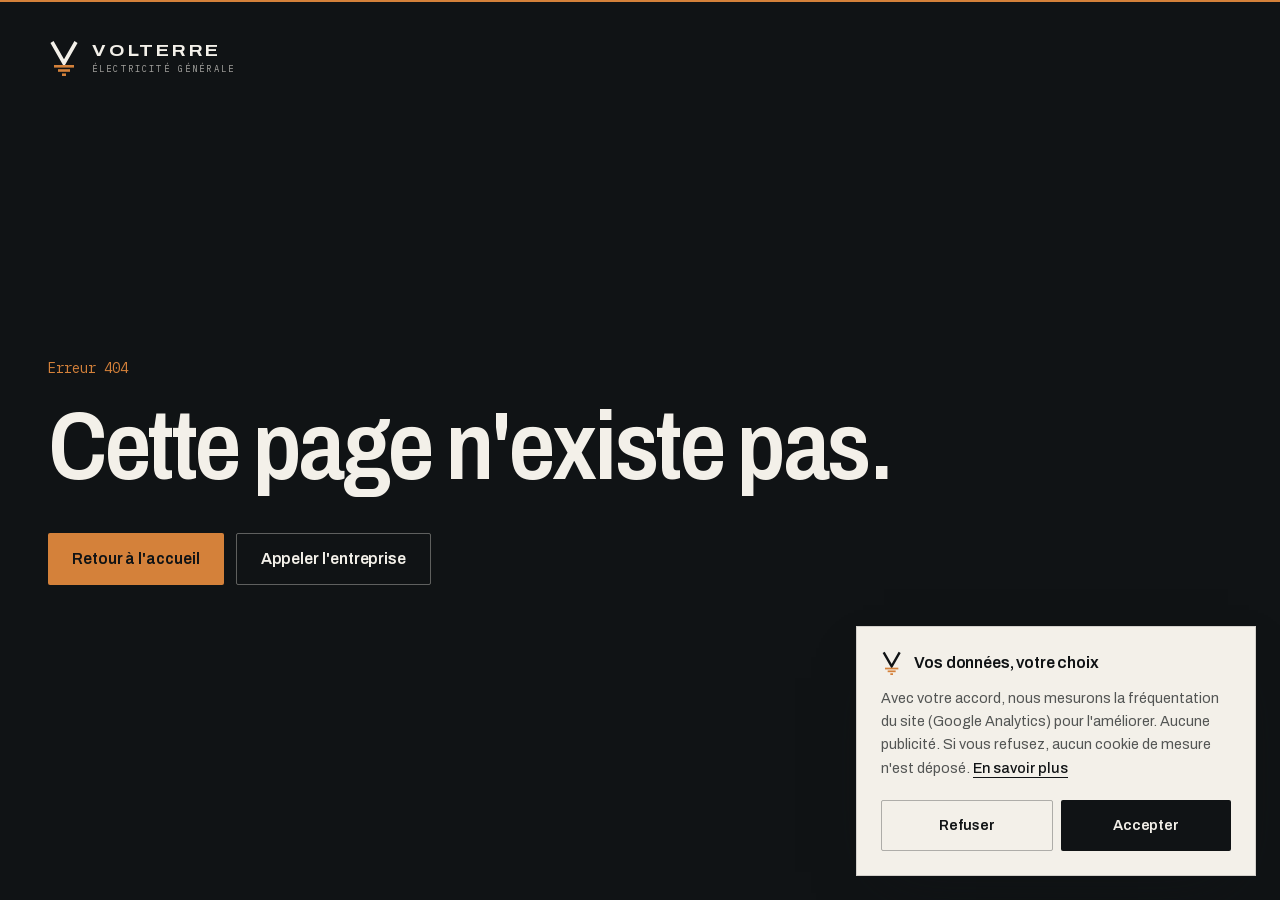
<file: 404/index.html>
<!DOCTYPE html><!--1lftozwEG4_7AtTx1dsJF--><html lang="fr" class="__variable_7347c0 __variable_9f0762" style="--brand-accent:#D4813A;--brand-accent-deep:#8F4B17;--brand-ink:#101315;--brand-paper:#F3F0E9"><head><meta charSet="utf-8"/><meta name="viewport" content="width=device-width, initial-scale=1"/><link rel="stylesheet" href="/_next/static/css/a62c4e4777452416.css" data-precedence="next"/><link rel="preload" as="script" fetchPriority="low" href="/_next/static/chunks/webpack-9596d72507db0739.js"/><script src="/_next/static/chunks/4bd1b696-c023c6e3521b1417.js" async=""></script><script src="/_next/static/chunks/255-ae2f3343083aecc8.js" async=""></script><script src="/_next/static/chunks/main-app-78098fa7c3457bb3.js" async=""></script><script src="/_next/static/chunks/473-02d741b9078aa8bb.js" async=""></script><script src="/_next/static/chunks/app/layout-889916f5eceafc29.js" async=""></script><meta name="robots" content="noindex"/><meta name="theme-color" content="#101315"/><title>Page introuvable | Volterre</title><meta name="description" content="Cette page n&#x27;existe pas ou a été déplacée. Retrouvez les prestations de Volterre Électricité depuis l&#x27;accueil."/><meta name="application-name" content="Volterre Électricité"/><meta name="robots" content="noindex, follow"/><meta name="format-detection" content="telephone=no"/><meta property="og:title" content="Électricien à Valmerie | Volterre"/><meta property="og:description" content="Électricien à Valmerie et dans un rayon de 25 km : électricité générale, domotique, chauffage électrique, interphone et visiophone, dépannage."/><meta property="og:url" content="https://28zaaky.github.io/"/><meta property="og:site_name" content="Volterre Électricité"/><meta property="og:locale" content="fr_FR"/><meta property="og:image" content="https://28zaaky.github.io/og.jpg"/><meta property="og:image:width" content="1200"/><meta property="og:image:height" content="630"/><meta property="og:image:alt" content="Électricien en casque de chantier intervenant sur un boîtier électrique"/><meta property="og:type" content="website"/><meta name="twitter:card" content="summary_large_image"/><meta name="twitter:title" content="Électricien à Valmerie | Volterre"/><meta name="twitter:description" content="Électricien à Valmerie et dans un rayon de 25 km : électricité générale, domotique, chauffage électrique, interphone et visiophone, dépannage."/><meta name="twitter:image" content="https://28zaaky.github.io/og.jpg"/><link rel="icon" href="/icon.svg?e00b1b71662947fe" type="image/svg+xml" sizes="any"/><script>document.documentElement.classList.add('js')</script><script src="/_next/static/chunks/polyfills-42372ed130431b0a.js" noModule=""></script></head><body><div hidden=""><!--$--><!--/$--></div><div class="scroll-progress" aria-hidden="true"></div><main class="flex min-h-[100svh] flex-col justify-between bg-ink py-10 text-paper"><div class="container-x"><a href="/" aria-label="Volterre Électricité — accueil"><span class="inline-flex items-center gap-3 text-paper "><svg viewBox="0 0 32 36" class="h-9 w-auto shrink-0" aria-hidden="true" focusable="false"><path d="M4 2 16 23 28 2" fill="none" stroke="currentColor" stroke-width="3.6" stroke-linejoin="miter" stroke-miterlimit="10"></path><rect x="6" y="25" width="20" height="2.6" class="fill-accent"></rect><rect x="10" y="29.2" width="12" height="2.6" class="fill-accent"></rect><rect x="14" y="33.4" width="4" height="2.6" class="fill-accent"></rect></svg><span class="flex flex-col leading-none"><span class="text-[1.08rem] font-bold uppercase tracking-[0.16em] [font-stretch:112%]">Volterre</span><span class="mono mt-[0.4rem] text-[0.56rem] uppercase tracking-[0.24em] opacity-65">Électricité générale</span></span></span></a></div><div class="container-x"><p class="mono text-sm text-accent">Erreur 404</p><h1 class="display mt-6 text-[clamp(3rem,2rem+5vw,6rem)]">Cette page n&#x27;existe pas.</h1><div class="mt-10 flex flex-col gap-3 sm:flex-row"><a href="/" class="btn btn-accent">Retour à l&#x27;accueil</a><a href="tel:+33199001234" class="btn btn-ghost-light">Appeler l&#x27;entreprise</a></div></div><div></div></main><!--$--><!--/$--><div class="wa-fab pointer-events-none fixed bottom-5 right-4 z-20 flex flex-col items-end sm:bottom-6 sm:right-6"><div id="wa-panel" role="dialog" aria-modal="false" aria-label="Discuter sur WhatsApp" inert="" style="--wait:1s" class="wa-panel mb-4 w-[min(22rem,calc(100vw-2rem))] origin-bottom-right overflow-hidden bg-paper text-ink shadow-[0_30px_70px_-24px_rgb(16_19_21/0.55)] "><div class="flex items-center gap-3 bg-[#075E54] px-5 py-4 text-white"><span class="relative grid size-11 shrink-0 place-items-center rounded-full bg-white/15 text-base font-semibold">J<span class="absolute bottom-0 right-0 size-3 rounded-full bg-[#25D366] ring-2 ring-[#075E54]"></span></span><div class="min-w-0 flex-1"><p class="truncate font-semibold leading-tight">Julien<!-- --> · <!-- -->Volterre</p><span class="inline-flex items-center gap-2.5 mt-0.5 text-xs text-white/75" aria-live="polite"><span aria-hidden="true" class="size-2 rounded-full bg-current opacity-40"></span><span aria-hidden="true" class="min-h-[1lh] transition-opacity duration-500 opacity-0">Ouvert</span></span></div><button type="button" class="grid size-9 place-items-center rounded-full transition-colors hover:bg-white/15" aria-label="Fermer"><svg viewBox="0 0 24 24" fill="none" stroke="currentColor" stroke-width="1.5" stroke-linecap="round" stroke-linejoin="round" class="size-5" aria-hidden="true" focusable="false"><path d="M6 6l12 12M18 6 6 18"></path></svg></button></div><div class="wa-chat space-y-3 px-5 py-5"><div class="min-h-[4.5rem]" aria-live="polite"><span class="inline-flex gap-1 rounded-2xl rounded-tl-sm bg-white px-4 py-3 shadow-sm" aria-label="Écrit…"><span class="wa-dot"></span><span class="wa-dot [animation-delay:150ms]"></span><span class="wa-dot [animation-delay:300ms]"></span></span></div><ul class="space-y-2" aria-label="Choisir un sujet"><li class="wa-topic" style="--i:0"><a href="/devis-en-ligne/" data-autofocus="" class="group/t flex items-center justify-between gap-3 border border-ink/10 bg-paper px-4 py-3 text-[0.92rem] font-medium transition-colors hover:border-[#25D366] hover:bg-white"><span>Estimer le prix de mes travaux<span class="mt-0.5 block text-xs font-normal text-muted">Estimateur en ligne, 2 min</span></span><svg viewBox="0 0 24 24" fill="none" stroke="currentColor" stroke-width="1.5" stroke-linecap="round" stroke-linejoin="round" class="size-4 text-[#128C7E] transition-transform duration-300 group-hover/t:translate-x-1" aria-hidden="true" focusable="false"><path d="M4.5 12h15M13.5 6l6 6-6 6"></path></svg></a></li><li class="wa-topic" style="--i:1"><a href="https://wa.me/33600000000?text=Bonjour%2C%20je%20vous%20contacte%20depuis%20votre%20site%20Volterre%20%C3%89lectricit%C3%A9.%20J&#x27;ai%20une%20panne%20%C3%A9lectrique%20%3A%20" target="_blank" rel="noopener noreferrer" class="group/t flex items-center justify-between gap-3 border border-ink/10 bg-paper px-4 py-3 text-[0.92rem] font-medium transition-colors hover:border-[#25D366] hover:bg-white"><span>Signaler une panne</span><svg viewBox="0 0 24 24" fill="none" stroke="currentColor" stroke-width="1.5" stroke-linecap="round" stroke-linejoin="round" class="size-4 text-[#128C7E] transition-transform duration-300 group-hover/t:translate-x-1" aria-hidden="true" focusable="false"><path d="M4.5 12h15M13.5 6l6 6-6 6"></path></svg></a></li><li class="wa-topic" style="--i:2"><a href="https://wa.me/33600000000?text=Bonjour%2C%20je%20vous%20contacte%20depuis%20votre%20site%20Volterre%20%C3%89lectricit%C3%A9." target="_blank" rel="noopener noreferrer" class="group/t flex items-center justify-between gap-3 border border-ink/10 bg-paper px-4 py-3 text-[0.92rem] font-medium transition-colors hover:border-[#25D366] hover:bg-white"><span>Poser une question</span><svg viewBox="0 0 24 24" fill="none" stroke="currentColor" stroke-width="1.5" stroke-linecap="round" stroke-linejoin="round" class="size-4 text-[#128C7E] transition-transform duration-300 group-hover/t:translate-x-1" aria-hidden="true" focusable="false"><path d="M4.5 12h15M13.5 6l6 6-6 6"></path></svg></a></li></ul></div><a href="https://wa.me/33600000000?text=Bonjour%2C%20je%20vous%20contacte%20depuis%20votre%20site%20Volterre%20%C3%89lectricit%C3%A9." target="_blank" rel="noopener noreferrer" class="flex items-center justify-center gap-2.5 bg-[#25D366] px-5 py-3.5 font-semibold text-white transition-colors hover:bg-[#1ebe5b]"><svg viewBox="0 0 24 24" class="size-5" fill="currentColor" aria-hidden="true"><path d="M17.472 14.382c-.297-.149-1.758-.867-2.03-.967-.273-.099-.471-.148-.67.15-.197.297-.767.966-.94 1.164-.173.199-.347.223-.644.075-.297-.15-1.255-.463-2.39-1.475-.883-.788-1.48-1.761-1.653-2.059-.173-.297-.018-.458.13-.606.134-.133.298-.347.446-.52.149-.174.198-.298.298-.497.099-.198.05-.371-.025-.52-.075-.149-.669-1.612-.916-2.207-.242-.579-.487-.5-.669-.51-.173-.008-.371-.01-.57-.01-.198 0-.52.074-.792.372-.272.297-1.04 1.016-1.04 2.479 0 1.462 1.065 2.875 1.213 3.074.149.198 2.096 3.2 5.077 4.487.709.306 1.262.489 1.694.625.712.227 1.36.195 1.871.118.571-.085 1.758-.719 2.006-1.413.248-.694.248-1.289.173-1.413-.074-.124-.272-.198-.57-.347m-5.421 7.403h-.004a9.87 9.87 0 0 1-5.031-1.378l-.361-.214-3.741.982.998-3.648-.235-.374a9.86 9.86 0 0 1-1.51-5.26c.001-5.45 4.436-9.884 9.888-9.884 2.64 0 5.122 1.03 6.988 2.898a9.825 9.825 0 0 1 2.893 6.994c-.003 5.45-4.437 9.884-9.885 9.884m8.413-18.297A11.815 11.815 0 0 0 12.05 0C5.495 0 .16 5.335.157 11.892c0 2.096.547 4.142 1.588 5.945L.057 24l6.305-1.654a11.882 11.882 0 0 0 5.683 1.448h.005c6.554 0 11.89-5.335 11.893-11.893a11.821 11.821 0 0 0-3.48-8.413Z"></path></svg>Ouvrir WhatsApp</a></div><div class="group pointer-events-auto flex items-center"><span aria-hidden="true" class="pointer-events-none mr-3 hidden translate-x-2 whitespace-nowrap bg-ink px-3.5 py-2 text-[0.85rem] font-semibold text-paper opacity-0 shadow-[0_12px_30px_-12px_rgb(16_19_21/0.6)] transition-[opacity,transform] duration-500 ease-[var(--ease-out-expo)] md:block group-hover:translate-x-0 group-hover:opacity-100">Une question ? Écrivez-nous</span><button type="button" aria-expanded="false" aria-controls="wa-panel" aria-label="Nous écrire sur WhatsApp" class="wa-launcher relative grid size-14 place-items-center rounded-full bg-[#25D366] text-white shadow-[0_14px_34px_-10px_rgb(18_140_70/0.65)]"><span aria-hidden="true" class="wa-ring absolute inset-0 rounded-full border-2 border-[#25D366]"></span><span class="wa-icon absolute "><svg viewBox="0 0 24 24" class="size-7" fill="currentColor" aria-hidden="true"><path d="M17.472 14.382c-.297-.149-1.758-.867-2.03-.967-.273-.099-.471-.148-.67.15-.197.297-.767.966-.94 1.164-.173.199-.347.223-.644.075-.297-.15-1.255-.463-2.39-1.475-.883-.788-1.48-1.761-1.653-2.059-.173-.297-.018-.458.13-.606.134-.133.298-.347.446-.52.149-.174.198-.298.298-.497.099-.198.05-.371-.025-.52-.075-.149-.669-1.612-.916-2.207-.242-.579-.487-.5-.669-.51-.173-.008-.371-.01-.57-.01-.198 0-.52.074-.792.372-.272.297-1.04 1.016-1.04 2.479 0 1.462 1.065 2.875 1.213 3.074.149.198 2.096 3.2 5.077 4.487.709.306 1.262.489 1.694.625.712.227 1.36.195 1.871.118.571-.085 1.758-.719 2.006-1.413.248-.694.248-1.289.173-1.413-.074-.124-.272-.198-.57-.347m-5.421 7.403h-.004a9.87 9.87 0 0 1-5.031-1.378l-.361-.214-3.741.982.998-3.648-.235-.374a9.86 9.86 0 0 1-1.51-5.26c.001-5.45 4.436-9.884 9.888-9.884 2.64 0 5.122 1.03 6.988 2.898a9.825 9.825 0 0 1 2.893 6.994c-.003 5.45-4.437 9.884-9.885 9.884m8.413-18.297A11.815 11.815 0 0 0 12.05 0C5.495 0 .16 5.335.157 11.892c0 2.096.547 4.142 1.588 5.945L.057 24l6.305-1.654a11.882 11.882 0 0 0 5.683 1.448h.005c6.554 0 11.89-5.335 11.893-11.893a11.821 11.821 0 0 0-3.48-8.413Z"></path></svg></span><span class="wa-icon absolute is-hidden"><svg viewBox="0 0 24 24" fill="none" stroke="currentColor" stroke-width="1.5" stroke-linecap="round" stroke-linejoin="round" class="size-6" aria-hidden="true" focusable="false"><path d="M6 6l12 12M18 6 6 18"></path></svg></span></button></div></div><script>(function () {
  var d = document, root = d.documentElement;
  var SEL = "[data-reveal],[data-draw]";
  var EASE = "cubic-bezier(0.16, 1, 0.3, 1)";
  var reduce = window.matchMedia && window.matchMedia("(prefers-reduced-motion: reduce)").matches;
  var done = new WeakSet();

  function delayOf(el) {
    var v = parseFloat(getComputedStyle(el).getPropertyValue("--reveal-delay"));
    return isNaN(v) ? 0 : v;
  }
  function show(el) {
    if (done.has(el)) return;
    done.add(el);
    if (!el.animate) return;
    var delay = delayOf(el);
    if (el.hasAttribute("data-draw")) {
      el.animate([{ transform: "scaleX(0)" }, { transform: "scaleX(1)" }],
        { duration: 1400, delay: delay, easing: EASE, fill: "both" });
      return;
    }
    el.animate([{ opacity: 0, transform: "translateY(24px)" }, { opacity: 1, transform: "none" }],
      { duration: 900, delay: delay, easing: EASE, fill: "both" });
    var imgs = el.querySelectorAll("img");
    for (var i = 0; i < imgs.length; i++) {
      imgs[i].animate([{ transform: "scale(1.08)" }, { transform: "none" }],
        { duration: 1500, delay: delay, easing: EASE, fill: "both" });
    }
  }

  if (reduce || !("IntersectionObserver" in window)) {
    root.classList.add("reveal-off");
    return;
  }
  var io = new IntersectionObserver(function (entries) {
    for (var i = 0; i < entries.length; i++) {
      if (entries[i].isIntersecting) { show(entries[i].target); io.unobserve(entries[i].target); }
    }
  }, { rootMargin: "0px 0px -5% 0px", threshold: 0.06 });

  function watch(node) {
    if (node.nodeType !== 1) return;
    if (node.matches(SEL)) observe(node);
    var list = node.querySelectorAll(SEL);
    for (var i = 0; i < list.length; i++) observe(list[i]);
  }
  function observe(el) {
    if (done.has(el)) return;
    // Already scrolled past (anchor jump, restored scroll): show at once.
    if (el.getBoundingClientRect().bottom < 0) {
      done.add(el);
      el.animate(el.hasAttribute("data-draw") ? [{ transform: "scaleX(1)" }] : [{ opacity: 1, transform: "none" }],
        { duration: 0, fill: "both" });
      return;
    }
    io.observe(el);
  }
  watch(d.body);
  new MutationObserver(function (ms) {
    for (var i = 0; i < ms.length; i++)
      for (var j = 0; j < ms[i].addedNodes.length; j++) watch(ms[i].addedNodes[j]);
  }).observe(d.body, { childList: true, subtree: true });
})();</script><script src="/_next/static/chunks/webpack-9596d72507db0739.js" id="_R_" async=""></script><script>(self.__next_f=self.__next_f||[]).push([0])</script><script>self.__next_f.push([1,"1:\"$Sreact.fragment\"\n2:I[9766,[],\"\"]\n3:I[8924,[],\"\"]\n4:I[6932,[\"473\",\"static/chunks/473-02d741b9078aa8bb.js\",\"177\",\"static/chunks/app/layout-889916f5eceafc29.js\"],\"WhatsAppButton\"]\na:I[7150,[],\"\"]\n:HL[\"/_next/static/css/a62c4e4777452416.css\",\"style\"]\n5:T958,"])</script><script>self.__next_f.push([1,"(function () {\n  var d = document, root = d.documentElement;\n  var SEL = \"[data-reveal],[data-draw]\";\n  var EASE = \"cubic-bezier(0.16, 1, 0.3, 1)\";\n  var reduce = window.matchMedia \u0026\u0026 window.matchMedia(\"(prefers-reduced-motion: reduce)\").matches;\n  var done = new WeakSet();\n\n  function delayOf(el) {\n    var v = parseFloat(getComputedStyle(el).getPropertyValue(\"--reveal-delay\"));\n    return isNaN(v) ? 0 : v;\n  }\n  function show(el) {\n    if (done.has(el)) return;\n    done.add(el);\n    if (!el.animate) return;\n    var delay = delayOf(el);\n    if (el.hasAttribute(\"data-draw\")) {\n      el.animate([{ transform: \"scaleX(0)\" }, { transform: \"scaleX(1)\" }],\n        { duration: 1400, delay: delay, easing: EASE, fill: \"both\" });\n      return;\n    }\n    el.animate([{ opacity: 0, transform: \"translateY(24px)\" }, { opacity: 1, transform: \"none\" }],\n      { duration: 900, delay: delay, easing: EASE, fill: \"both\" });\n    var imgs = el.querySelectorAll(\"img\");\n    for (var i = 0; i \u003c imgs.length; i++) {\n      imgs[i].animate([{ transform: \"scale(1.08)\" }, { transform: \"none\" }],\n        { duration: 1500, delay: delay, easing: EASE, fill: \"both\" });\n    }\n  }\n\n  if (reduce || !(\"IntersectionObserver\" in window)) {\n    root.classList.add(\"reveal-off\");\n    return;\n  }\n  var io = new IntersectionObserver(function (entries) {\n    for (var i = 0; i \u003c entries.length; i++) {\n      if (entries[i].isIntersecting) { show(entries[i].target); io.unobserve(entries[i].target); }\n    }\n  }, { rootMargin: \"0px 0px -5% 0px\", threshold: 0.06 });\n\n  function watch(node) {\n    if (node.nodeType !== 1) return;\n    if (node.matches(SEL)) observe(node);\n    var list = node.querySelectorAll(SEL);\n    for (var i = 0; i \u003c list.length; i++) observe(list[i]);\n  }\n  function observe(el) {\n    if (done.has(el)) return;\n    // Already scrolled past (anchor jump, restored scroll): show at once.\n    if (el.getBoundingClientRect().bottom \u003c 0) {\n      done.add(el);\n      el.animate(el.hasAttribute(\"data-draw\") ? [{ transform: \"scaleX(1)\" }] : [{ opacity: 1, transform: \"none\" }],\n        { duration: 0, fill: \"both\" });\n      return;\n    }\n    io.observe(el);\n  }\n  watch(d.body);\n  new MutationObserver(function (ms) {\n    for (var i = 0; i \u003c ms.length; i++)\n      for (var j = 0; j \u003c ms[i].addedNodes.length; j++) watch(ms[i].addedNodes[j]);\n  }).observe(d.body, { childList: true, subtree: true });\n})();"])</script><script>self.__next_f.push([1,"0:{\"P\":null,\"b\":\"1lftozwEG4_7AtTx1dsJF\",\"p\":\"\",\"c\":[\"\",\"_not-found\",\"\"],\"i\":false,\"f\":[[[\"\",{\"children\":[\"/_not-found\",{\"children\":[\"__PAGE__\",{}]}]},\"$undefined\",\"$undefined\",true],[\"\",[\"$\",\"$1\",\"c\",{\"children\":[[[\"$\",\"link\",\"0\",{\"rel\":\"stylesheet\",\"href\":\"/_next/static/css/a62c4e4777452416.css\",\"precedence\":\"next\",\"crossOrigin\":\"$undefined\",\"nonce\":\"$undefined\"}]],[\"$\",\"html\",null,{\"lang\":\"fr\",\"className\":\"__variable_7347c0 __variable_9f0762\",\"style\":{\"--brand-accent\":\"#D4813A\",\"--brand-accent-deep\":\"#8F4B17\",\"--brand-ink\":\"#101315\",\"--brand-paper\":\"#F3F0E9\"},\"suppressHydrationWarning\":true,\"children\":[[\"$\",\"head\",null,{\"children\":[\"$\",\"script\",null,{\"dangerouslySetInnerHTML\":{\"__html\":\"document.documentElement.classList.add('js')\"}}]}],[\"$\",\"body\",null,{\"children\":[[\"$\",\"div\",null,{\"className\":\"scroll-progress\",\"aria-hidden\":\"true\"}],[\"$\",\"$L2\",null,{\"parallelRouterKey\":\"children\",\"error\":\"$undefined\",\"errorStyles\":\"$undefined\",\"errorScripts\":\"$undefined\",\"template\":[\"$\",\"$L3\",null,{}],\"templateStyles\":\"$undefined\",\"templateScripts\":\"$undefined\",\"notFound\":[[\"$\",\"main\",null,{\"className\":\"flex min-h-[100svh] flex-col justify-between bg-ink py-10 text-paper\",\"children\":[[\"$\",\"div\",null,{\"className\":\"container-x\",\"children\":[\"$\",\"a\",null,{\"href\":\"/\",\"aria-label\":\"Volterre Électricité — accueil\",\"children\":[\"$\",\"span\",null,{\"className\":\"inline-flex items-center gap-3 text-paper \",\"children\":[[\"$\",\"svg\",null,{\"viewBox\":\"0 0 32 36\",\"className\":\"h-9 w-auto shrink-0\",\"aria-hidden\":\"true\",\"focusable\":\"false\",\"children\":[[\"$\",\"path\",null,{\"d\":\"M4 2 16 23 28 2\",\"fill\":\"none\",\"stroke\":\"currentColor\",\"strokeWidth\":\"3.6\",\"strokeLinejoin\":\"miter\",\"strokeMiterlimit\":\"10\"}],[\"$\",\"rect\",null,{\"x\":\"6\",\"y\":\"25\",\"width\":\"20\",\"height\":\"2.6\",\"className\":\"fill-accent\"}],[\"$\",\"rect\",null,{\"x\":\"10\",\"y\":\"29.2\",\"width\":\"12\",\"height\":\"2.6\",\"className\":\"fill-accent\"}],[\"$\",\"rect\",null,{\"x\":\"14\",\"y\":\"33.4\",\"width\":\"4\",\"height\":\"2.6\",\"className\":\"fill-accent\"}]]}],[\"$\",\"span\",null,{\"className\":\"flex flex-col leading-none\",\"children\":[[\"$\",\"span\",null,{\"className\":\"text-[1.08rem] font-bold uppercase tracking-[0.16em] [font-stretch:112%]\",\"children\":\"Volterre\"}],[\"$\",\"span\",null,{\"className\":\"mono mt-[0.4rem] text-[0.56rem] uppercase tracking-[0.24em] opacity-65\",\"children\":\"Électricité générale\"}]]}]]}]}]}],[\"$\",\"div\",null,{\"className\":\"container-x\",\"children\":[[\"$\",\"p\",null,{\"className\":\"mono text-sm text-accent\",\"children\":\"Erreur 404\"}],[\"$\",\"h1\",null,{\"className\":\"display mt-6 text-[clamp(3rem,2rem+5vw,6rem)]\",\"children\":\"Cette page n'existe pas.\"}],[\"$\",\"div\",null,{\"className\":\"mt-10 flex flex-col gap-3 sm:flex-row\",\"children\":[[\"$\",\"a\",null,{\"href\":\"/\",\"className\":\"btn btn-accent\",\"children\":\"Retour à l'accueil\"}],[\"$\",\"a\",null,{\"href\":\"tel:+33199001234\",\"className\":\"btn btn-ghost-light\",\"children\":\"Appeler l'entreprise\"}]]}]]}],[\"$\",\"div\",null,{}]]}],[]],\"forbidden\":\"$undefined\",\"unauthorized\":\"$undefined\"}],[\"$\",\"$L4\",null,{}],[\"$\",\"script\",null,{\"dangerouslySetInnerHTML\":{\"__html\":\"$5\"}}],\"$L6\"]}]]}]]}],{\"children\":[\"/_not-found\",\"$L7\",{\"children\":[\"__PAGE__\",\"$L8\",{},null,false]},null,false]},null,false],\"$L9\",false]],\"m\":\"$undefined\",\"G\":[\"$a\",[]],\"s\":false,\"S\":true}\n"])</script><script>self.__next_f.push([1,"b:I[2735,[\"473\",\"static/chunks/473-02d741b9078aa8bb.js\",\"177\",\"static/chunks/app/layout-889916f5eceafc29.js\"],\"CookieBanner\"]\nc:I[2013,[\"473\",\"static/chunks/473-02d741b9078aa8bb.js\",\"177\",\"static/chunks/app/layout-889916f5eceafc29.js\"],\"Analytics\"]\nd:I[4431,[],\"OutletBoundary\"]\nf:I[5278,[],\"AsyncMetadataOutlet\"]\n11:I[4431,[],\"ViewportBoundary\"]\n13:I[4431,[],\"MetadataBoundary\"]\n14:\"$Sreact.suspense\"\n6:[[\"$\",\"$Lb\",null,{}],[\"$\",\"$Lc\",null,{}]]\n7:[\"$\",\"$1\",\"c\",{\"children\":[null,[\"$\",\"$L2\",null,{\"parallelRouterKey\":\"children\",\"error\":\"$undefined\",\"errorStyles\":\"$undefined\",\"errorScripts\":\"$undefined\",\"template\":[\"$\",\"$L3\",null,{}],\"templateStyles\":\"$undefined\",\"templateScripts\":\"$undefined\",\"notFound\":\"$undefined\",\"forbidden\":\"$undefined\",\"unauthorized\":\"$undefined\"}]]}]\n"])</script><script>self.__next_f.push([1,"8:[\"$\",\"$1\",\"c\",{\"children\":[[\"$\",\"main\",null,{\"className\":\"flex min-h-[100svh] flex-col justify-between bg-ink py-10 text-paper\",\"children\":[[\"$\",\"div\",null,{\"className\":\"container-x\",\"children\":[\"$\",\"a\",null,{\"href\":\"/\",\"aria-label\":\"Volterre Électricité — accueil\",\"children\":[\"$\",\"span\",null,{\"className\":\"inline-flex items-center gap-3 text-paper \",\"children\":[[\"$\",\"svg\",null,{\"viewBox\":\"0 0 32 36\",\"className\":\"h-9 w-auto shrink-0\",\"aria-hidden\":\"true\",\"focusable\":\"false\",\"children\":[[\"$\",\"path\",null,{\"d\":\"M4 2 16 23 28 2\",\"fill\":\"none\",\"stroke\":\"currentColor\",\"strokeWidth\":\"3.6\",\"strokeLinejoin\":\"miter\",\"strokeMiterlimit\":\"10\"}],[\"$\",\"rect\",null,{\"x\":\"6\",\"y\":\"25\",\"width\":\"20\",\"height\":\"2.6\",\"className\":\"fill-accent\"}],[\"$\",\"rect\",null,{\"x\":\"10\",\"y\":\"29.2\",\"width\":\"12\",\"height\":\"2.6\",\"className\":\"fill-accent\"}],[\"$\",\"rect\",null,{\"x\":\"14\",\"y\":\"33.4\",\"width\":\"4\",\"height\":\"2.6\",\"className\":\"fill-accent\"}]]}],[\"$\",\"span\",null,{\"className\":\"flex flex-col leading-none\",\"children\":[[\"$\",\"span\",null,{\"className\":\"text-[1.08rem] font-bold uppercase tracking-[0.16em] [font-stretch:112%]\",\"children\":\"Volterre\"}],[\"$\",\"span\",null,{\"className\":\"mono mt-[0.4rem] text-[0.56rem] uppercase tracking-[0.24em] opacity-65\",\"children\":\"Électricité générale\"}]]}]]}]}]}],[\"$\",\"div\",null,{\"className\":\"container-x\",\"children\":[[\"$\",\"p\",null,{\"className\":\"mono text-sm text-accent\",\"children\":\"Erreur 404\"}],[\"$\",\"h1\",null,{\"className\":\"display mt-6 text-[clamp(3rem,2rem+5vw,6rem)]\",\"children\":\"Cette page n'existe pas.\"}],[\"$\",\"div\",null,{\"className\":\"mt-10 flex flex-col gap-3 sm:flex-row\",\"children\":[[\"$\",\"a\",null,{\"href\":\"/\",\"className\":\"btn btn-accent\",\"children\":\"Retour à l'accueil\"}],[\"$\",\"a\",null,{\"href\":\"tel:+33199001234\",\"className\":\"btn btn-ghost-light\",\"children\":\"Appeler l'entreprise\"}]]}]]}],[\"$\",\"div\",null,{}]]}],null,[\"$\",\"$Ld\",null,{\"children\":[\"$Le\",[\"$\",\"$Lf\",null,{\"promise\":\"$@10\"}]]}]]}]\n"])</script><script>self.__next_f.push([1,"9:[\"$\",\"$1\",\"h\",{\"children\":[[\"$\",\"meta\",null,{\"name\":\"robots\",\"content\":\"noindex\"}],[[\"$\",\"$L11\",null,{\"children\":\"$L12\"}],null],[\"$\",\"$L13\",null,{\"children\":[\"$\",\"div\",null,{\"hidden\":true,\"children\":[\"$\",\"$14\",null,{\"fallback\":null,\"children\":\"$L15\"}]}]}]]}]\n"])</script><script>self.__next_f.push([1,"12:[[\"$\",\"meta\",\"0\",{\"charSet\":\"utf-8\"}],[\"$\",\"meta\",\"1\",{\"name\":\"viewport\",\"content\":\"width=device-width, initial-scale=1\"}],[\"$\",\"meta\",\"2\",{\"name\":\"theme-color\",\"content\":\"#101315\"}]]\ne:null\n"])</script><script>self.__next_f.push([1,"16:I[622,[],\"IconMark\"]\n"])</script><script>self.__next_f.push([1,"10:{\"metadata\":[[\"$\",\"title\",\"0\",{\"children\":\"Page introuvable | Volterre\"}],[\"$\",\"meta\",\"1\",{\"name\":\"description\",\"content\":\"Cette page n'existe pas ou a été déplacée. Retrouvez les prestations de Volterre Électricité depuis l'accueil.\"}],[\"$\",\"meta\",\"2\",{\"name\":\"application-name\",\"content\":\"Volterre Électricité\"}],[\"$\",\"meta\",\"3\",{\"name\":\"robots\",\"content\":\"noindex, follow\"}],[\"$\",\"meta\",\"4\",{\"name\":\"format-detection\",\"content\":\"telephone=no\"}],[\"$\",\"meta\",\"5\",{\"property\":\"og:title\",\"content\":\"Électricien à Valmerie | Volterre\"}],[\"$\",\"meta\",\"6\",{\"property\":\"og:description\",\"content\":\"Électricien à Valmerie et dans un rayon de 25 km : électricité générale, domotique, chauffage électrique, interphone et visiophone, dépannage.\"}],[\"$\",\"meta\",\"7\",{\"property\":\"og:url\",\"content\":\"https://28zaaky.github.io/\"}],[\"$\",\"meta\",\"8\",{\"property\":\"og:site_name\",\"content\":\"Volterre Électricité\"}],[\"$\",\"meta\",\"9\",{\"property\":\"og:locale\",\"content\":\"fr_FR\"}],[\"$\",\"meta\",\"10\",{\"property\":\"og:image\",\"content\":\"https://28zaaky.github.io/og.jpg\"}],[\"$\",\"meta\",\"11\",{\"property\":\"og:image:width\",\"content\":\"1200\"}],[\"$\",\"meta\",\"12\",{\"property\":\"og:image:height\",\"content\":\"630\"}],[\"$\",\"meta\",\"13\",{\"property\":\"og:image:alt\",\"content\":\"Électricien en casque de chantier intervenant sur un boîtier électrique\"}],[\"$\",\"meta\",\"14\",{\"property\":\"og:type\",\"content\":\"website\"}],[\"$\",\"meta\",\"15\",{\"name\":\"twitter:card\",\"content\":\"summary_large_image\"}],[\"$\",\"meta\",\"16\",{\"name\":\"twitter:title\",\"content\":\"Électricien à Valmerie | Volterre\"}],[\"$\",\"meta\",\"17\",{\"name\":\"twitter:description\",\"content\":\"Électricien à Valmerie et dans un rayon de 25 km : électricité générale, domotique, chauffage électrique, interphone et visiophone, dépannage.\"}],[\"$\",\"meta\",\"18\",{\"name\":\"twitter:image\",\"content\":\"https://28zaaky.github.io/og.jpg\"}],[\"$\",\"link\",\"19\",{\"rel\":\"icon\",\"href\":\"/icon.svg?e00b1b71662947fe\",\"type\":\"image/svg+xml\",\"sizes\":\"any\"}],[\"$\",\"$L16\",\"20\",{}]],\"error\":null,\"digest\":\"$undefined\"}\n"])</script><script>self.__next_f.push([1,"15:\"$10:metadata\"\n"])</script></body></html>
</file>
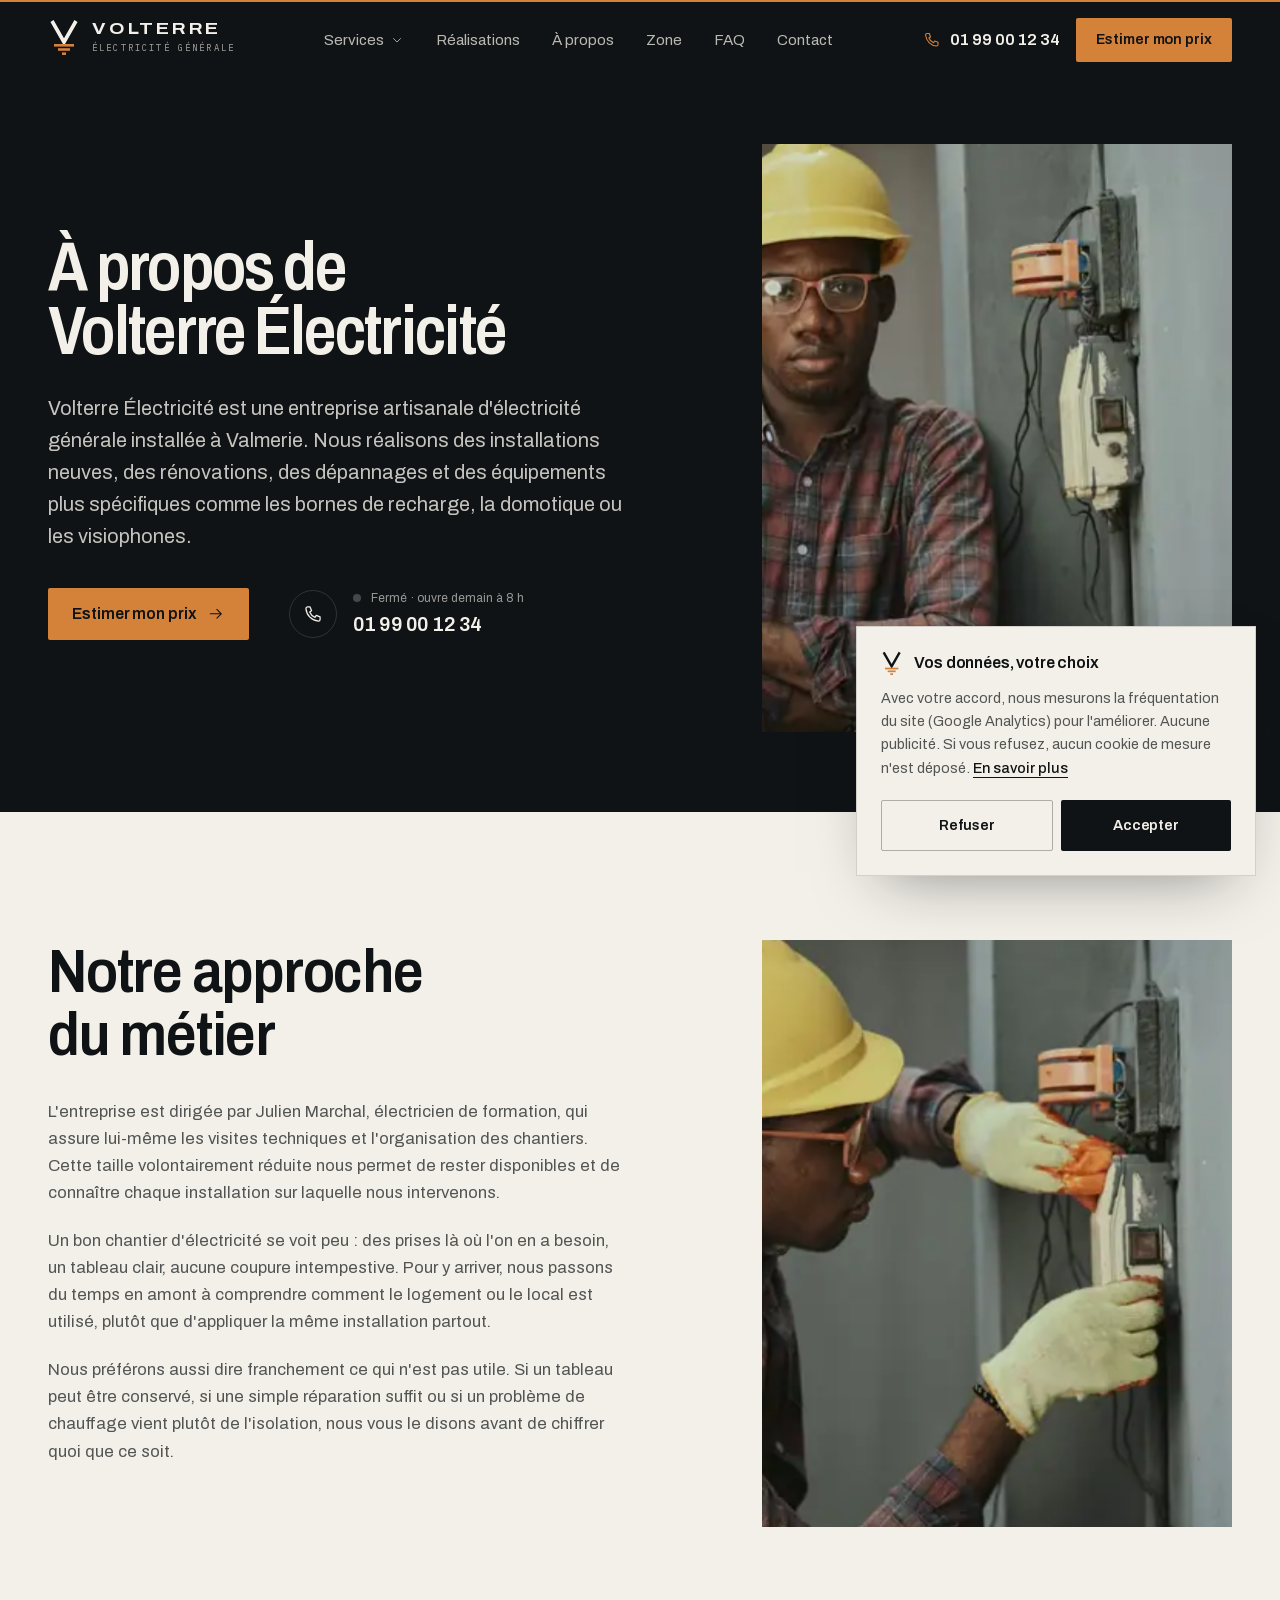
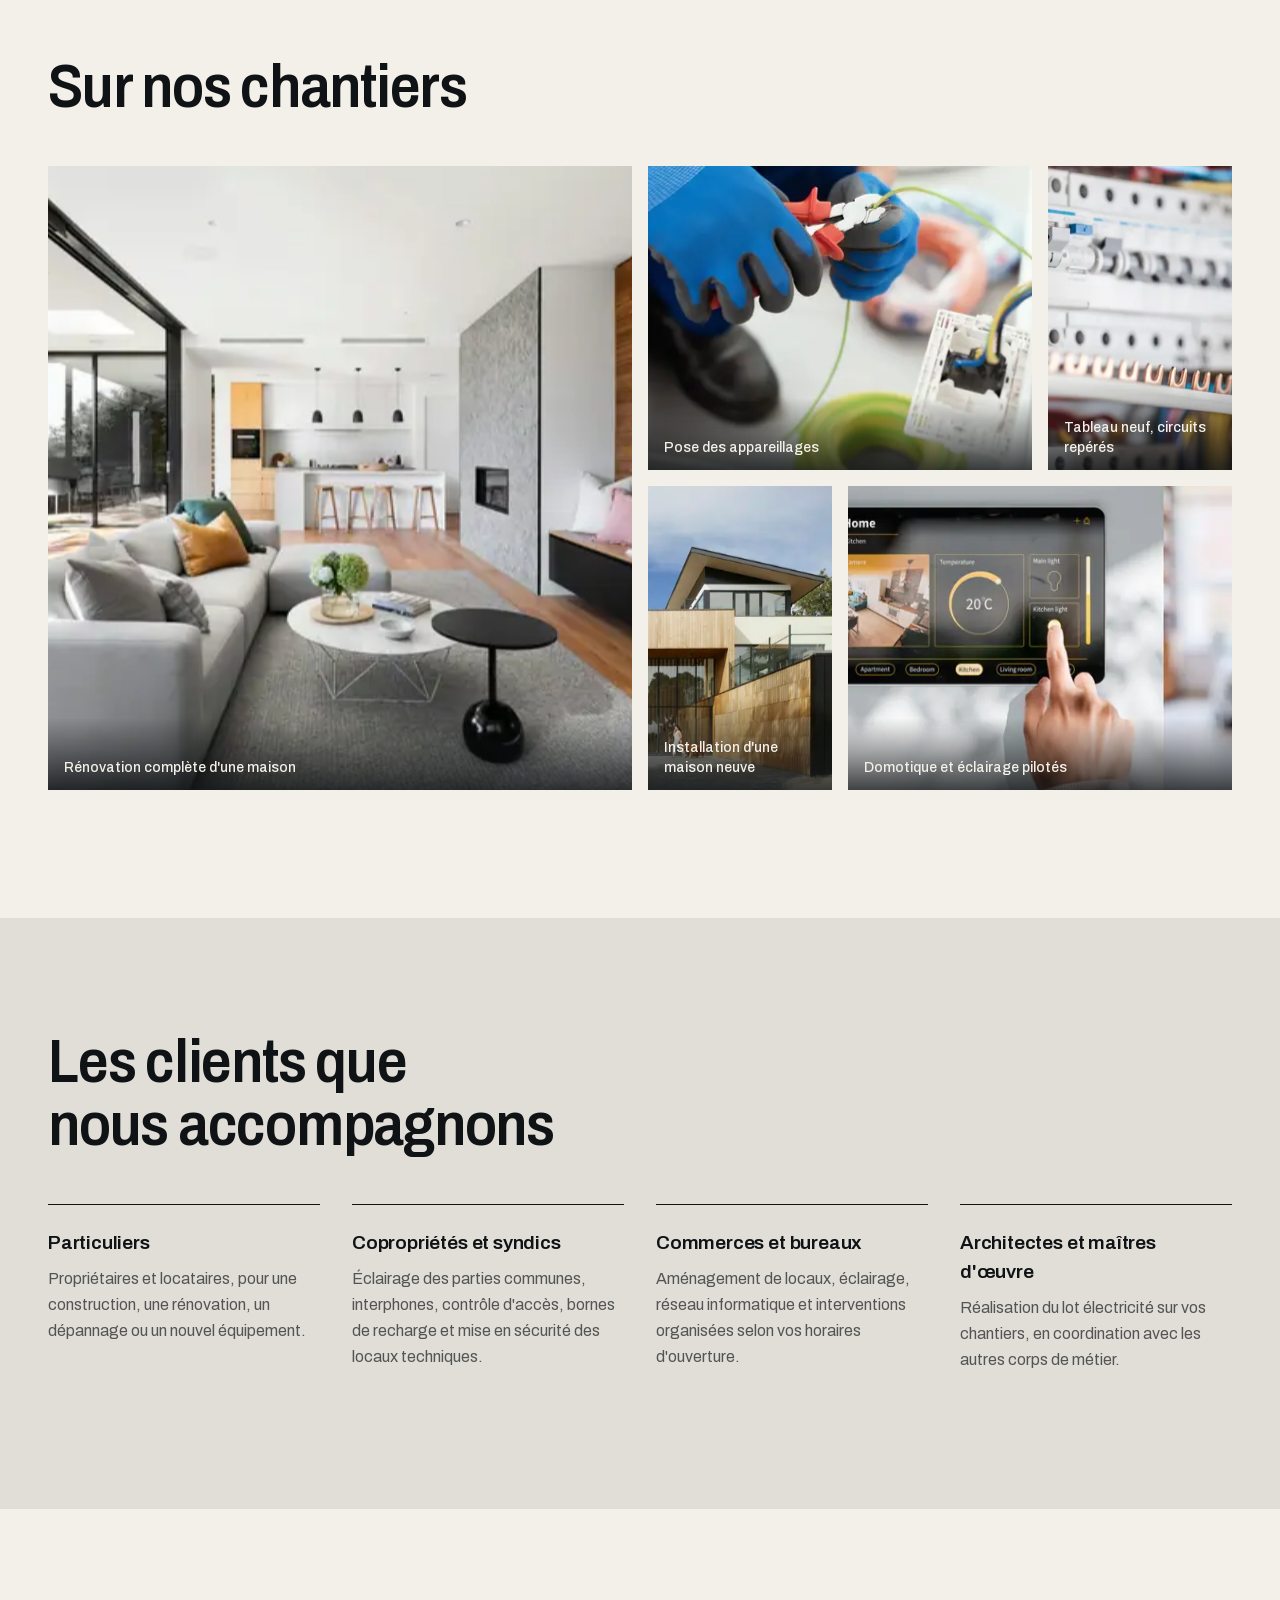
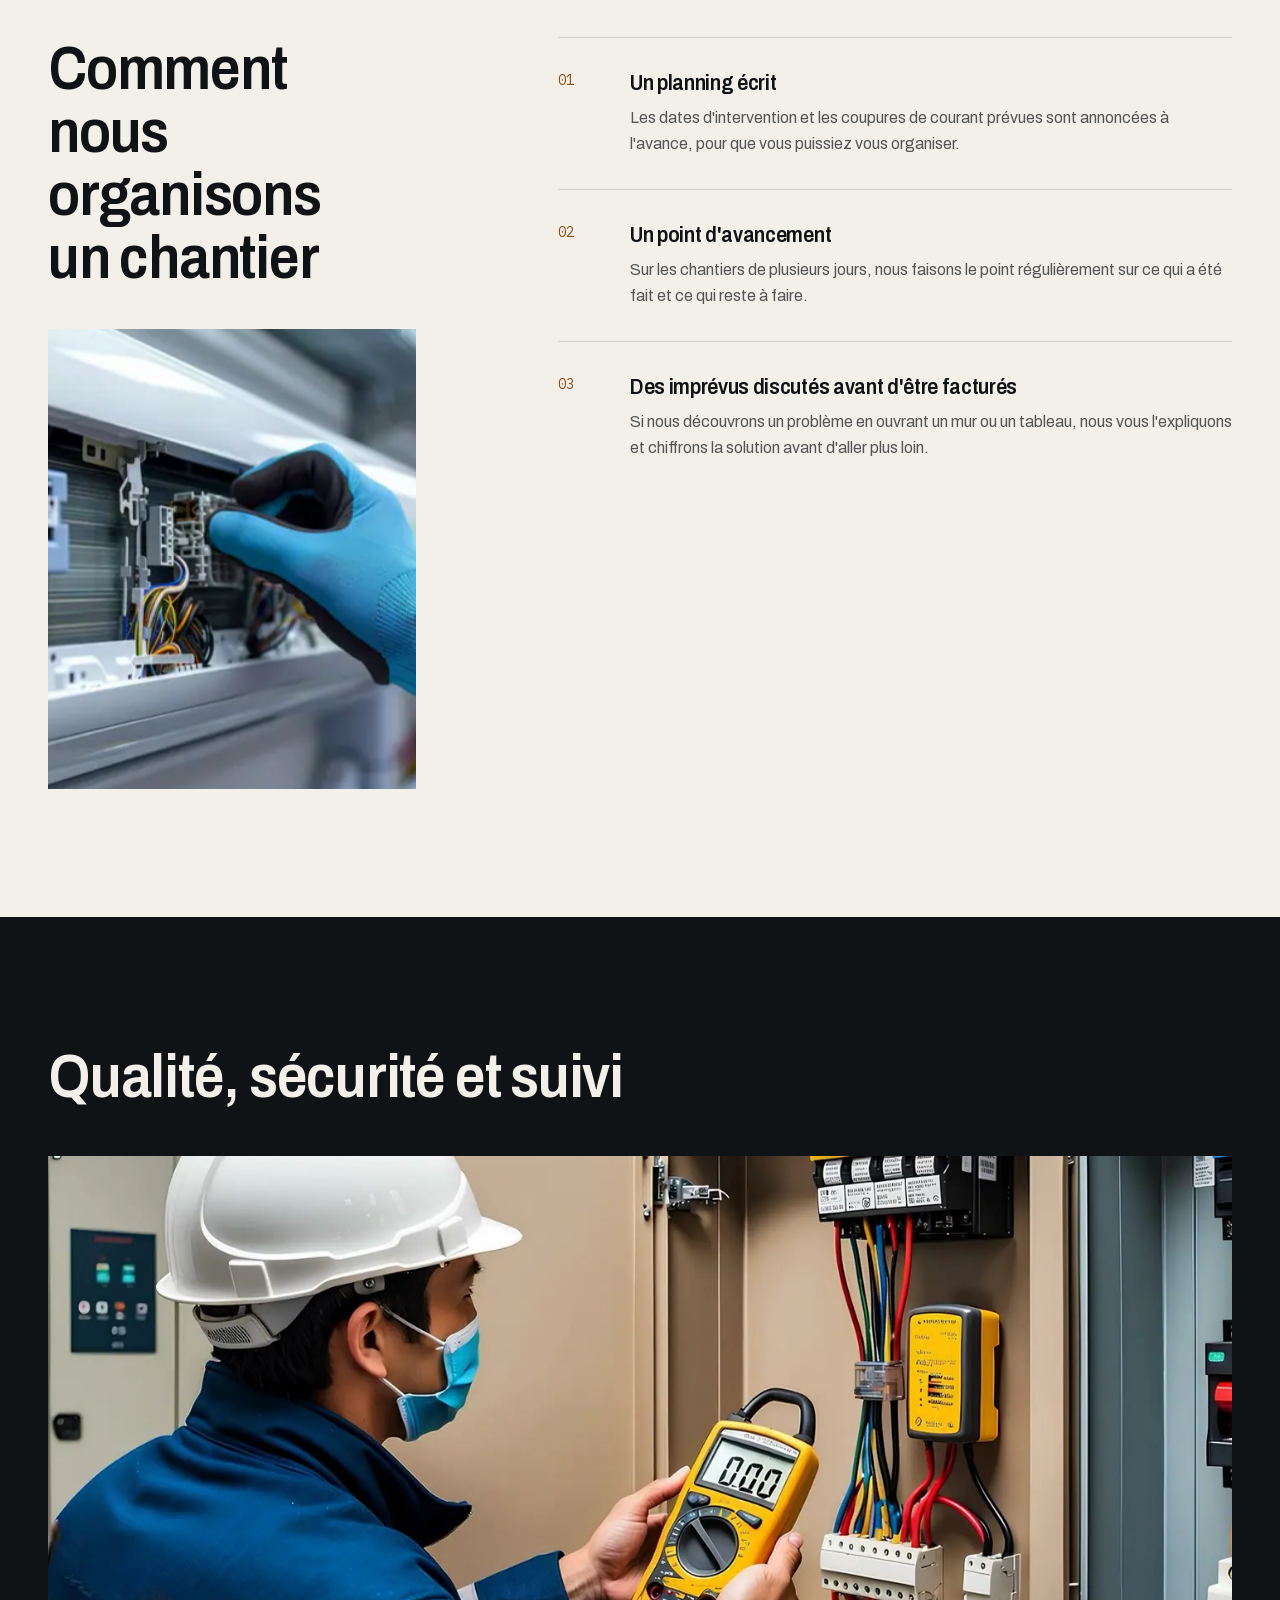
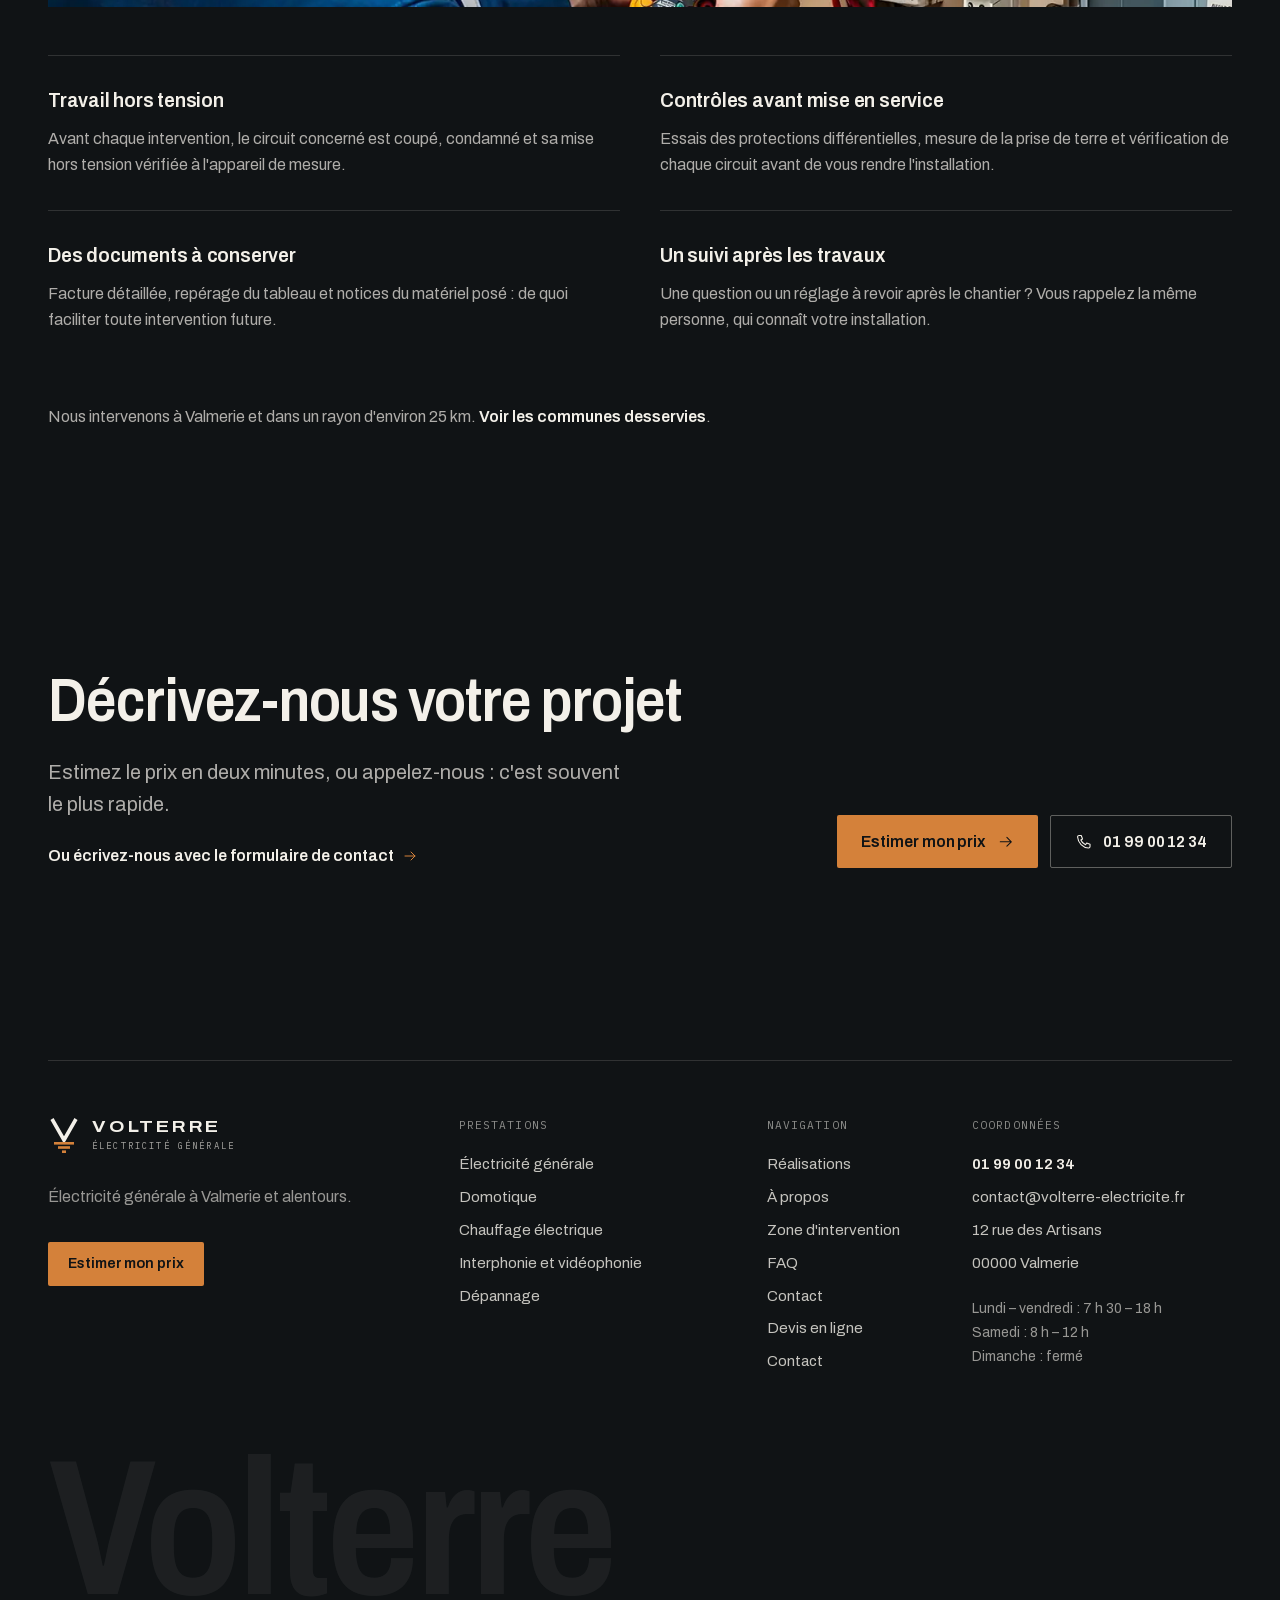
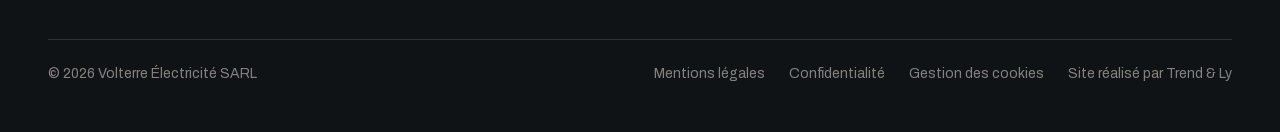
<file: a-propos/index.html>
<!DOCTYPE html><!--1lftozwEG4_7AtTx1dsJF--><html lang="fr" class="__variable_7347c0 __variable_9f0762" style="--brand-accent:#D4813A;--brand-accent-deep:#8F4B17;--brand-ink:#101315;--brand-paper:#F3F0E9"><head><meta charSet="utf-8"/><meta name="viewport" content="width=device-width, initial-scale=1"/><link rel="preload" as="image" imageSrcSet="/images/artisan-portrait-640.webp 640w, /images/artisan-portrait-1024.webp 1024w, /images/artisan-portrait-1600.webp 1600w" imageSizes="(min-width: 1024px) 40vw, 100vw" fetchPriority="high"/><link rel="stylesheet" href="/_next/static/css/a62c4e4777452416.css" data-precedence="next"/><link rel="preload" as="script" fetchPriority="low" href="/_next/static/chunks/webpack-9596d72507db0739.js"/><script src="/_next/static/chunks/4bd1b696-c023c6e3521b1417.js" async=""></script><script src="/_next/static/chunks/255-ae2f3343083aecc8.js" async=""></script><script src="/_next/static/chunks/main-app-78098fa7c3457bb3.js" async=""></script><script src="/_next/static/chunks/473-02d741b9078aa8bb.js" async=""></script><script src="/_next/static/chunks/app/layout-889916f5eceafc29.js" async=""></script><script src="/_next/static/chunks/672-979b9b837da42988.js" async=""></script><script src="/_next/static/chunks/app/a-propos/page-3720c5d10cf37d47.js" async=""></script><meta name="theme-color" content="#101315"/><title>À propos : électricien à Valmerie | Volterre</title><meta name="description" content="Volterre Électricité, électricien artisan à Valmerie : notre façon de travailler, les clients que nous accompagnons et le suivi des chantiers."/><meta name="application-name" content="Volterre Électricité"/><meta name="robots" content="noindex, nofollow"/><link rel="canonical" href="https://28zaaky.github.io/a-propos/"/><meta name="format-detection" content="telephone=no"/><meta property="og:title" content="À propos : électricien à Valmerie | Volterre"/><meta property="og:description" content="Volterre Électricité, électricien artisan à Valmerie : notre façon de travailler, les clients que nous accompagnons et le suivi des chantiers."/><meta property="og:url" content="https://28zaaky.github.io/a-propos/"/><meta property="og:site_name" content="Volterre Électricité"/><meta property="og:locale" content="fr_FR"/><meta property="og:image" content="https://28zaaky.github.io/og/artisan-portrait.jpg"/><meta property="og:image:width" content="1200"/><meta property="og:image:height" content="630"/><meta property="og:image:alt" content="Électricien en tenue de chantier devant un coffret électrique"/><meta property="og:type" content="website"/><meta name="twitter:card" content="summary_large_image"/><meta name="twitter:title" content="À propos : électricien à Valmerie | Volterre"/><meta name="twitter:description" content="Volterre Électricité, électricien artisan à Valmerie : notre façon de travailler, les clients que nous accompagnons et le suivi des chantiers."/><meta name="twitter:image" content="https://28zaaky.github.io/og/artisan-portrait.jpg"/><link rel="icon" href="/icon.svg?e00b1b71662947fe" type="image/svg+xml" sizes="any"/><script>document.documentElement.classList.add('js')</script><script src="/_next/static/chunks/polyfills-42372ed130431b0a.js" noModule=""></script></head><body><div hidden=""><!--$--><!--/$--></div><div class="scroll-progress" aria-hidden="true"></div><a href="#contenu" class="sr-only focus:not-sr-only focus:fixed focus:left-4 focus:top-4 focus:z-50 focus:bg-paper focus:px-4 focus:py-3 focus:text-ink">Aller au contenu</a><header class="site-header fixed inset-x-0 top-0 z-40 transition-[transform,background-color,border-color,color] duration-500 ease-[var(--ease-out-expo)] translate-y-0 border-b border-transparent text-paper"><div class="container-x flex h-[4.5rem] items-center justify-between gap-6 lg:h-20"><a href="/" class="shrink-0" aria-label="Volterre Électricité — accueil"><span class="inline-flex items-center gap-3 text-paper "><svg viewBox="0 0 32 36" class="h-9 w-auto shrink-0" aria-hidden="true" focusable="false"><path d="M4 2 16 23 28 2" fill="none" stroke="currentColor" stroke-width="3.6" stroke-linejoin="miter" stroke-miterlimit="10"></path><rect x="6" y="25" width="20" height="2.6" class="fill-accent"></rect><rect x="10" y="29.2" width="12" height="2.6" class="fill-accent"></rect><rect x="14" y="33.4" width="4" height="2.6" class="fill-accent"></rect></svg><span class="flex flex-col leading-none"><span class="text-[1.08rem] font-bold uppercase tracking-[0.16em] [font-stretch:112%]">Volterre</span><span class="mono mt-[0.4rem] text-[0.56rem] uppercase tracking-[0.24em] opacity-65">Électricité générale</span></span></span></a><nav aria-label="Navigation principale" class="hidden lg:block"><ul class="flex items-center gap-6 text-[0.95rem] xl:gap-8"><li class="relative"><button type="button" aria-expanded="false" aria-controls="services-menu" class="inline-flex items-center gap-1.5 link-rule py-1 transition-opacity opacity-75 hover:opacity-100">Services<svg viewBox="0 0 24 24" fill="none" stroke="currentColor" stroke-width="1.5" stroke-linecap="round" stroke-linejoin="round" class="size-3.5 transition-transform duration-300 rotate-90" aria-hidden="true" focusable="false"><path d="m9.5 6 6 6-6 6"></path></svg></button></li><li><a href="/#realisations" class="link-rule py-1 transition-opacity opacity-75 hover:opacity-100">Réalisations</a></li><li><a href="/a-propos/" class="link-rule py-1 transition-opacity opacity-75 hover:opacity-100">À propos</a></li><li><a href="/#zone" class="link-rule py-1 transition-opacity opacity-75 hover:opacity-100">Zone</a></li><li><a href="/#faq" class="link-rule py-1 transition-opacity opacity-75 hover:opacity-100">FAQ</a></li><li><a href="/contact/" class="link-rule py-1 transition-opacity opacity-75 hover:opacity-100">Contact</a></li></ul></nav><div class="flex items-center gap-2 sm:gap-4"><a href="tel:+33199001234" class="hidden items-center gap-2.5 font-semibold tabular-nums md:inline-flex lg:hidden xl:inline-flex" aria-label="Appeler le 01 99 00 12 34"><svg viewBox="0 0 24 24" fill="none" stroke="currentColor" stroke-width="1.5" stroke-linecap="round" stroke-linejoin="round" class="size-[1.1rem] text-accent" aria-hidden="true" focusable="false"><path d="M5.5 3.5h3l1.8 4.6-2.3 1.5a11.5 11.5 0 0 0 6.4 6.4l1.5-2.3 4.6 1.8v3a2 2 0 0 1-2 2A16.5 16.5 0 0 1 3.5 5.5a2 2 0 0 1 2-2Z"></path></svg>01 99 00 12 34</a><a href="/devis-en-ligne/" class="btn btn-accent hidden min-h-11 px-5 py-2.5 text-[0.9rem] sm:inline-flex">Estimer mon prix</a><button type="button" aria-expanded="false" aria-controls="mobile-menu" class="-mr-2 grid size-11 place-items-center lg:hidden"><span class="sr-only">Ouvrir le menu</span><svg viewBox="0 0 24 24" fill="none" stroke="currentColor" stroke-width="1.5" stroke-linecap="round" stroke-linejoin="round" class="size-6" aria-hidden="true" focusable="false"><path d="M4 9h16M4 15h16"></path></svg></button></div></div><div id="services-menu" inert="" class="mega absolute inset-x-0 top-full hidden text-ink lg:grid "><div class="overflow-hidden"><div class="mega-inner border-b border-line bg-paper shadow-[0_30px_50px_-36px_rgb(16_19_21/0.4)]"><div class="container-x grid grid-cols-12 gap-10 py-8"><ol class="col-span-7 border-t border-line xl:col-span-6"><li class="mega-item" style="--i:0"><a href="/electricite-generale/" class="group relative flex items-center gap-5 border-b border-line py-3.5 pl-1 pr-2 transition-[padding,background-color] duration-500 ease-[var(--ease-out-expo)] hover:bg-paper-2 hover:pl-4 focus-visible:bg-paper-2 focus-visible:pl-4 aria-[current=page]:pl-4"><span aria-hidden="true" class="absolute inset-y-0 left-0 w-[2px] origin-top bg-accent-deep transition-transform duration-500 ease-[var(--ease-out-expo)] group-hover:scale-y-100 group-focus-visible:scale-y-100 scale-y-0"></span><span class="mono w-6 shrink-0 text-xs text-accent-deep">01</span><span class="flex-1 text-[1.1rem] font-semibold tracking-[-0.01em]">Électricité générale</span><svg viewBox="0 0 24 24" fill="none" stroke="currentColor" stroke-width="1.5" stroke-linecap="round" stroke-linejoin="round" class="size-4 shrink-0 -translate-x-2 text-accent-deep opacity-0 transition-[opacity,transform] duration-500 ease-[var(--ease-out-expo)] group-hover:translate-x-0 group-hover:opacity-100 group-focus-visible:translate-x-0 group-focus-visible:opacity-100" aria-hidden="true" focusable="false"><path d="M4.5 12h15M13.5 6l6 6-6 6"></path></svg></a></li><li class="mega-item" style="--i:1"><a href="/domotique/" class="group relative flex items-center gap-5 border-b border-line py-3.5 pl-1 pr-2 transition-[padding,background-color] duration-500 ease-[var(--ease-out-expo)] hover:bg-paper-2 hover:pl-4 focus-visible:bg-paper-2 focus-visible:pl-4 aria-[current=page]:pl-4"><span aria-hidden="true" class="absolute inset-y-0 left-0 w-[2px] origin-top bg-accent-deep transition-transform duration-500 ease-[var(--ease-out-expo)] group-hover:scale-y-100 group-focus-visible:scale-y-100 scale-y-0"></span><span class="mono w-6 shrink-0 text-xs text-accent-deep">02</span><span class="flex-1 text-[1.1rem] font-semibold tracking-[-0.01em]">Domotique</span><svg viewBox="0 0 24 24" fill="none" stroke="currentColor" stroke-width="1.5" stroke-linecap="round" stroke-linejoin="round" class="size-4 shrink-0 -translate-x-2 text-accent-deep opacity-0 transition-[opacity,transform] duration-500 ease-[var(--ease-out-expo)] group-hover:translate-x-0 group-hover:opacity-100 group-focus-visible:translate-x-0 group-focus-visible:opacity-100" aria-hidden="true" focusable="false"><path d="M4.5 12h15M13.5 6l6 6-6 6"></path></svg></a></li><li class="mega-item" style="--i:2"><a href="/chauffage-electrique/" class="group relative flex items-center gap-5 border-b border-line py-3.5 pl-1 pr-2 transition-[padding,background-color] duration-500 ease-[var(--ease-out-expo)] hover:bg-paper-2 hover:pl-4 focus-visible:bg-paper-2 focus-visible:pl-4 aria-[current=page]:pl-4"><span aria-hidden="true" class="absolute inset-y-0 left-0 w-[2px] origin-top bg-accent-deep transition-transform duration-500 ease-[var(--ease-out-expo)] group-hover:scale-y-100 group-focus-visible:scale-y-100 scale-y-0"></span><span class="mono w-6 shrink-0 text-xs text-accent-deep">03</span><span class="flex-1 text-[1.1rem] font-semibold tracking-[-0.01em]">Chauffage électrique</span><svg viewBox="0 0 24 24" fill="none" stroke="currentColor" stroke-width="1.5" stroke-linecap="round" stroke-linejoin="round" class="size-4 shrink-0 -translate-x-2 text-accent-deep opacity-0 transition-[opacity,transform] duration-500 ease-[var(--ease-out-expo)] group-hover:translate-x-0 group-hover:opacity-100 group-focus-visible:translate-x-0 group-focus-visible:opacity-100" aria-hidden="true" focusable="false"><path d="M4.5 12h15M13.5 6l6 6-6 6"></path></svg></a></li><li class="mega-item" style="--i:3"><a href="/interphone-visiophone/" class="group relative flex items-center gap-5 border-b border-line py-3.5 pl-1 pr-2 transition-[padding,background-color] duration-500 ease-[var(--ease-out-expo)] hover:bg-paper-2 hover:pl-4 focus-visible:bg-paper-2 focus-visible:pl-4 aria-[current=page]:pl-4"><span aria-hidden="true" class="absolute inset-y-0 left-0 w-[2px] origin-top bg-accent-deep transition-transform duration-500 ease-[var(--ease-out-expo)] group-hover:scale-y-100 group-focus-visible:scale-y-100 scale-y-0"></span><span class="mono w-6 shrink-0 text-xs text-accent-deep">04</span><span class="flex-1 text-[1.1rem] font-semibold tracking-[-0.01em]">Interphonie et vidéophonie</span><svg viewBox="0 0 24 24" fill="none" stroke="currentColor" stroke-width="1.5" stroke-linecap="round" stroke-linejoin="round" class="size-4 shrink-0 -translate-x-2 text-accent-deep opacity-0 transition-[opacity,transform] duration-500 ease-[var(--ease-out-expo)] group-hover:translate-x-0 group-hover:opacity-100 group-focus-visible:translate-x-0 group-focus-visible:opacity-100" aria-hidden="true" focusable="false"><path d="M4.5 12h15M13.5 6l6 6-6 6"></path></svg></a></li><li class="mega-item" style="--i:4"><a href="/depannage-electrique/" class="group relative flex items-center gap-5 border-b border-line py-3.5 pl-1 pr-2 transition-[padding,background-color] duration-500 ease-[var(--ease-out-expo)] hover:bg-paper-2 hover:pl-4 focus-visible:bg-paper-2 focus-visible:pl-4 aria-[current=page]:pl-4"><span aria-hidden="true" class="absolute inset-y-0 left-0 w-[2px] origin-top bg-accent-deep transition-transform duration-500 ease-[var(--ease-out-expo)] group-hover:scale-y-100 group-focus-visible:scale-y-100 scale-y-0"></span><span class="mono w-6 shrink-0 text-xs text-accent-deep">05</span><span class="flex-1 text-[1.1rem] font-semibold tracking-[-0.01em]">Dépannage</span><svg viewBox="0 0 24 24" fill="none" stroke="currentColor" stroke-width="1.5" stroke-linecap="round" stroke-linejoin="round" class="size-4 shrink-0 -translate-x-2 text-accent-deep opacity-0 transition-[opacity,transform] duration-500 ease-[var(--ease-out-expo)] group-hover:translate-x-0 group-hover:opacity-100 group-focus-visible:translate-x-0 group-focus-visible:opacity-100" aria-hidden="true" focusable="false"><path d="M4.5 12h15M13.5 6l6 6-6 6"></path></svg></a></li></ol><div class="col-span-4 col-start-9 flex flex-col justify-end gap-3 pb-1 text-sm"><a href="/#prestations" class="link-rule self-start text-muted hover:text-ink">Toutes les prestations</a><a href="/devis-en-ligne/" class="inline-flex items-center gap-2 self-start font-semibold"><span class="link-rule">Estimer le prix de mes travaux</span><svg viewBox="0 0 24 24" fill="none" stroke="currentColor" stroke-width="1.5" stroke-linecap="round" stroke-linejoin="round" class="size-4 text-accent-deep" aria-hidden="true" focusable="false"><path d="M4.5 12h15M13.5 6l6 6-6 6"></path></svg></a></div></div></div></div></div></header><div id="mobile-menu" class="fixed inset-0 z-30 flex flex-col overflow-y-auto bg-ink text-paper transition-[opacity,visibility] duration-500 ease-[var(--ease-out-expo)] lg:hidden invisible opacity-0" aria-hidden="true" inert=""><nav aria-label="Navigation mobile" class="container-x flex-1 pb-6 pt-28"><ul><li class="border-b border-line-dark"><button type="button" aria-expanded="false" aria-controls="mobile-services" class="flex w-full items-center justify-between py-4 text-left"><span class="display text-[2rem]">Services</span><svg viewBox="0 0 24 24" fill="none" stroke="currentColor" stroke-width="1.5" stroke-linecap="round" stroke-linejoin="round" class="size-6 transition-transform duration-300 " aria-hidden="true" focusable="false"><path d="M12 5v14M5 12h14"></path></svg></button><ul id="mobile-services" hidden="" class="pb-4"><li><a href="/electricite-generale/" class="flex items-baseline gap-4 py-2.5 text-[1.05rem] text-paper/85"><span class="mono w-5 text-xs text-accent">01</span>Électricité générale</a></li><li><a href="/domotique/" class="flex items-baseline gap-4 py-2.5 text-[1.05rem] text-paper/85"><span class="mono w-5 text-xs text-accent">02</span>Domotique</a></li><li><a href="/chauffage-electrique/" class="flex items-baseline gap-4 py-2.5 text-[1.05rem] text-paper/85"><span class="mono w-5 text-xs text-accent">03</span>Chauffage électrique</a></li><li><a href="/interphone-visiophone/" class="flex items-baseline gap-4 py-2.5 text-[1.05rem] text-paper/85"><span class="mono w-5 text-xs text-accent">04</span>Interphonie et vidéophonie</a></li><li><a href="/depannage-electrique/" class="flex items-baseline gap-4 py-2.5 text-[1.05rem] text-paper/85"><span class="mono w-5 text-xs text-accent">05</span>Dépannage</a></li></ul></li><li class="border-b border-line-dark"><a href="/#realisations" class="block py-4"><span class="display text-[2rem]">Réalisations</span></a></li><li class="border-b border-line-dark"><a href="/a-propos/" class="block py-4"><span class="display text-[2rem]">À propos</span></a></li><li class="border-b border-line-dark"><a href="/#zone" class="block py-4"><span class="display text-[2rem]">Zone d&#x27;intervention</span></a></li><li class="border-b border-line-dark"><a href="/#faq" class="block py-4"><span class="display text-[2rem]">FAQ</span></a></li><li class="border-b border-line-dark"><a href="/contact/" class="block py-4"><span class="display text-[2rem]">Contact</span></a></li></ul></nav><div class="container-x space-y-3 pb-10 pt-2"><a href="tel:+33199001234" class="btn btn-accent w-full text-base"><svg viewBox="0 0 24 24" fill="none" stroke="currentColor" stroke-width="1.5" stroke-linecap="round" stroke-linejoin="round" class="size-5" aria-hidden="true" focusable="false"><path d="M5.5 3.5h3l1.8 4.6-2.3 1.5a11.5 11.5 0 0 0 6.4 6.4l1.5-2.3 4.6 1.8v3a2 2 0 0 1-2 2A16.5 16.5 0 0 1 3.5 5.5a2 2 0 0 1 2-2Z"></path></svg> Appeler le <!-- -->01 99 00 12 34</a><a href="/devis-en-ligne/" class="btn btn-ghost-light w-full">Estimer mon prix</a></div></div><main id="contenu"><section class="relative overflow-hidden bg-ink pb-12 pt-24 text-paper md:pb-20 lg:pt-36" aria-labelledby="page-title"><div class="container-x grid items-center gap-9 lg:grid-cols-12 lg:gap-10"><div class="lg:col-span-7"><h1 id="page-title" class="hero-rise display text-[clamp(2.1rem,1.5rem+3.4vw,4.6rem)] [text-wrap:balance]" style="--d:120">À propos de Volterre Électricité</h1><p class="hero-rise lead mt-5 max-w-[38rem] text-paper/80 lg:mt-7" style="--d:320">Volterre Électricité est une entreprise artisanale d&#x27;électricité générale installée à Valmerie. Nous réalisons des installations neuves, des rénovations, des dépannages et des équipements plus spécifiques comme les bornes de recharge, la domotique ou les visiophones.</p><div class="hero-rise mt-9 flex flex-col gap-7 sm:flex-row sm:items-center sm:gap-10" style="--d:420"><a href="/devis-en-ligne/" class="btn btn-accent self-start">Estimer mon prix<svg viewBox="0 0 24 24" fill="none" stroke="currentColor" stroke-width="1.5" stroke-linecap="round" stroke-linejoin="round" class="btn-arrow size-[1.1rem]" aria-hidden="true" focusable="false"><path d="M4.5 12h15M13.5 6l6 6-6 6"></path></svg></a><a href="tel:+33199001234" class="group flex items-center gap-4"><span class="grid size-12 shrink-0 place-items-center rounded-full border border-line-dark transition-colors group-hover:border-accent group-hover:text-accent"><svg viewBox="0 0 24 24" fill="none" stroke="currentColor" stroke-width="1.5" stroke-linecap="round" stroke-linejoin="round" class="size-5" aria-hidden="true" focusable="false"><path d="M5.5 3.5h3l1.8 4.6-2.3 1.5a11.5 11.5 0 0 0 6.4 6.4l1.5-2.3 4.6 1.8v3a2 2 0 0 1-2 2A16.5 16.5 0 0 1 3.5 5.5a2 2 0 0 1 2-2Z"></path></svg></span><span class="flex flex-col"><span class="inline-flex items-center gap-2.5 text-xs text-paper/60" aria-live="polite"><span aria-hidden="true" class="size-2 rounded-full bg-current opacity-40"></span><span aria-hidden="true" class="min-h-[1lh] transition-opacity duration-500 opacity-0">Ouvert</span></span><span class="mt-1 text-xl font-semibold tabular-nums tracking-tight group-hover:text-accent">01 99 00 12 34</span></span></a></div></div><div class="hero-rise lg:col-span-5" style="--d:300"><div class="aspect-[16/10] overflow-hidden sm:aspect-[4/3] lg:aspect-[4/5]"><div class="parallax h-full w-full"><img src="/images/artisan-portrait-1600.webp" srcSet="/images/artisan-portrait-640.webp 640w, /images/artisan-portrait-1024.webp 1024w, /images/artisan-portrait-1600.webp 1600w" sizes="(min-width: 1024px) 40vw, 100vw" width="1600" height="1068" alt="Électricien en tenue de chantier devant un coffret électrique" loading="eager" fetchPriority="high" decoding="async" class="hero-photo h-full w-full object-cover" style="background-color:#989898"/></div></div></div></div></section><section class="bg-paper py-24 md:py-32" aria-labelledby="approach-title"><div class="container-x grid gap-14 lg:grid-cols-12 lg:gap-10"><div class="lg:col-span-6"><h2 id="approach-title" class="h-section" data-reveal="true">Notre approche du métier</h2><div class="mt-8 space-y-5 text-[1.05rem] leading-relaxed text-muted" data-reveal="true" style="--reveal-delay:80"><p>L&#x27;entreprise est dirigée par Julien Marchal, électricien de formation, qui assure lui-même les visites techniques et l&#x27;organisation des chantiers. Cette taille volontairement réduite nous permet de rester disponibles et de connaître chaque installation sur laquelle nous intervenons.</p><p>Un bon chantier d&#x27;électricité se voit peu : des prises là où l&#x27;on en a besoin, un tableau clair, aucune coupure intempestive. Pour y arriver, nous passons du temps en amont à comprendre comment le logement ou le local est utilisé, plutôt que d&#x27;appliquer la même installation partout.</p><p>Nous préférons aussi dire franchement ce qui n&#x27;est pas utile. Si un tableau peut être conservé, si une simple réparation suffit ou si un problème de chauffage vient plutôt de l&#x27;isolation, nous vous le disons avant de chiffrer quoi que ce soit.</p></div></div><div class="lg:col-span-5 lg:col-start-8" data-reveal="true" style="--reveal-delay:120"><div class="aspect-[4/5] overflow-hidden"><div class="parallax h-full w-full"><img src="/images/chantier-boitier-1600.webp" srcSet="/images/chantier-boitier-640.webp 640w, /images/chantier-boitier-1024.webp 1024w, /images/chantier-boitier-1600.webp 1600w" sizes="(min-width: 1024px) 40vw, 100vw" width="1600" height="1068" alt="Électricien en intervention sur un coffret électrique extérieur" loading="lazy" decoding="async" class="h-full w-full object-cover" style="background-color:#885848"/></div></div></div></div></section><section class="bg-paper pb-24 md:pb-32" aria-labelledby="gallery-title"><div class="container-x"><h2 id="gallery-title" class="h-section" data-reveal="true">Sur nos chantiers</h2><ul class="mt-12 grid grid-cols-2 gap-3 md:grid-cols-6 md:grid-rows-[repeat(2,minmax(0,16rem))] md:gap-4 lg:grid-rows-[repeat(2,minmax(0,19rem))]"><li class="group relative overflow-hidden col-span-2 aspect-[4/3] md:col-span-3 md:row-span-2 md:aspect-auto" data-reveal="true" style="--reveal-delay:0"><div class="parallax h-full w-full"><img src="/images/renovation-sejour-1800.webp" srcSet="/images/renovation-sejour-640.webp 640w, /images/renovation-sejour-1024.webp 1024w, /images/renovation-sejour-1600.webp 1600w, /images/renovation-sejour-1800.webp 1800w" sizes="(min-width: 768px) 50vw, 100vw" width="1800" height="1224" alt="Séjour rénové avec spots encastrés et suspensions" loading="lazy" decoding="async" class="h-full w-full object-cover transition-transform duration-[1.4s] ease-[var(--ease-out-expo)] group-hover:scale-[1.04]" style="background-color:#d8d8d8"/></div><p class="absolute inset-x-0 bottom-0 bg-gradient-to-t from-ink/80 to-transparent px-4 pb-3 pt-10 text-sm font-medium text-paper">Rénovation complète d&#x27;une maison</p></li><li class="group relative overflow-hidden aspect-square md:col-span-2 md:aspect-auto" data-reveal="true" style="--reveal-delay:80"><div class="parallax h-full w-full"><img src="/images/installation-prise-1920.webp" srcSet="/images/installation-prise-640.webp 640w, /images/installation-prise-1024.webp 1024w, /images/installation-prise-1600.webp 1600w, /images/installation-prise-1920.webp 1920w" sizes="(min-width: 768px) 25vw, 50vw" width="1920" height="1022" alt="Électricien raccordant une prise murale" loading="lazy" decoding="async" class="h-full w-full object-cover transition-transform duration-[1.4s] ease-[var(--ease-out-expo)] group-hover:scale-[1.04]" style="background-color:#f8f8f8"/></div><p class="absolute inset-x-0 bottom-0 bg-gradient-to-t from-ink/80 to-transparent px-4 pb-3 pt-10 text-sm font-medium text-paper">Pose des appareillages</p></li><li class="group relative overflow-hidden aspect-square md:col-span-1 md:aspect-auto" data-reveal="true" style="--reveal-delay:160"><div class="parallax h-full w-full"><img src="/images/tableau-electrique-1920.webp" srcSet="/images/tableau-electrique-640.webp 640w, /images/tableau-electrique-1024.webp 1024w, /images/tableau-electrique-1600.webp 1600w, /images/tableau-electrique-1920.webp 1920w" sizes="(min-width: 768px) 25vw, 50vw" width="1920" height="1303" alt="Tableau électrique repéré avec peigne de raccordement" loading="lazy" decoding="async" class="h-full w-full object-cover transition-transform duration-[1.4s] ease-[var(--ease-out-expo)] group-hover:scale-[1.04]" style="background-color:#e8e8e8"/></div><p class="absolute inset-x-0 bottom-0 bg-gradient-to-t from-ink/80 to-transparent px-4 pb-3 pt-10 text-sm font-medium text-paper">Tableau neuf, circuits repérés</p></li><li class="group relative overflow-hidden aspect-square md:col-span-1 md:aspect-auto" data-reveal="true" style="--reveal-delay:240"><div class="parallax h-full w-full"><img src="/images/maison-neuve-1800.webp" srcSet="/images/maison-neuve-640.webp 640w, /images/maison-neuve-1024.webp 1024w, /images/maison-neuve-1600.webp 1600w, /images/maison-neuve-1800.webp 1800w" sizes="(min-width: 768px) 25vw, 50vw" width="1800" height="1200" alt="Façade d&#x27;une maison neuve en bois et en verre" loading="lazy" decoding="async" class="h-full w-full object-cover transition-transform duration-[1.4s] ease-[var(--ease-out-expo)] group-hover:scale-[1.04]" style="background-color:#181818"/></div><p class="absolute inset-x-0 bottom-0 bg-gradient-to-t from-ink/80 to-transparent px-4 pb-3 pt-10 text-sm font-medium text-paper">Installation d&#x27;une maison neuve</p></li><li class="group relative overflow-hidden aspect-square md:col-span-2 md:aspect-auto" data-reveal="true" style="--reveal-delay:320"><div class="parallax h-full w-full"><img src="/images/domotique-ecran-1920.webp" srcSet="/images/domotique-ecran-640.webp 640w, /images/domotique-ecran-1024.webp 1024w, /images/domotique-ecran-1600.webp 1600w, /images/domotique-ecran-1920.webp 1920w" sizes="(min-width: 768px) 25vw, 50vw" width="1920" height="1080" alt="Écran domotique mural commandant l&#x27;éclairage d&#x27;une cuisine" loading="lazy" decoding="async" class="h-full w-full object-cover transition-transform duration-[1.4s] ease-[var(--ease-out-expo)] group-hover:scale-[1.04]" style="background-color:#a8b8b8"/></div><p class="absolute inset-x-0 bottom-0 bg-gradient-to-t from-ink/80 to-transparent px-4 pb-3 pt-10 text-sm font-medium text-paper">Domotique et éclairage pilotés</p></li></ul></div></section><section class="bg-paper-2 py-24 md:py-28" aria-labelledby="clients-title"><div class="container-x"><h2 id="clients-title" class="h-section max-w-3xl" data-reveal="true">Les clients que nous accompagnons</h2><ul class="mt-12 grid gap-x-8 gap-y-2 sm:grid-cols-2 lg:grid-cols-4"><li class="border-t border-ink py-6" data-reveal="true" style="--reveal-delay:0"><h3 class="text-[1.2rem] font-semibold tracking-[-0.01em]">Particuliers</h3><p class="mt-2 leading-relaxed text-muted">Propriétaires et locataires, pour une construction, une rénovation, un dépannage ou un nouvel équipement.</p></li><li class="border-t border-ink py-6" data-reveal="true" style="--reveal-delay:80"><h3 class="text-[1.2rem] font-semibold tracking-[-0.01em]">Copropriétés et syndics</h3><p class="mt-2 leading-relaxed text-muted">Éclairage des parties communes, interphones, contrôle d&#x27;accès, bornes de recharge et mise en sécurité des locaux techniques.</p></li><li class="border-t border-ink py-6" data-reveal="true" style="--reveal-delay:160"><h3 class="text-[1.2rem] font-semibold tracking-[-0.01em]">Commerces et bureaux</h3><p class="mt-2 leading-relaxed text-muted">Aménagement de locaux, éclairage, réseau informatique et interventions organisées selon vos horaires d&#x27;ouverture.</p></li><li class="border-t border-ink py-6" data-reveal="true" style="--reveal-delay:240"><h3 class="text-[1.2rem] font-semibold tracking-[-0.01em]">Architectes et maîtres d&#x27;œuvre</h3><p class="mt-2 leading-relaxed text-muted">Réalisation du lot électricité sur vos chantiers, en coordination avec les autres corps de métier.</p></li></ul></div></section><section class="bg-paper py-24 md:py-32" aria-labelledby="method-title"><div class="container-x grid gap-12 lg:grid-cols-12 lg:gap-10"><div class="lg:col-span-4"><h2 id="method-title" class="h-section" data-reveal="true">Comment nous organisons un chantier</h2><div class="mt-10 aspect-[4/3] overflow-hidden lg:aspect-[4/5]" data-reveal="true" style="--reveal-delay:100"><div class="parallax h-full w-full"><img src="/images/depannage-intervention-1920.webp" srcSet="/images/depannage-intervention-640.webp 640w, /images/depannage-intervention-1024.webp 1024w, /images/depannage-intervention-1600.webp 1600w, /images/depannage-intervention-1920.webp 1920w" sizes="(min-width: 1024px) 30vw, 100vw" width="1920" height="1280" alt="Électricien ganté intervenant sur un câblage" loading="lazy" decoding="async" class="h-full w-full object-cover" style="background-color:#8898a8"/></div></div></div><ol class="lg:col-span-7 lg:col-start-6"><li class="grid gap-2 border-t border-line py-8 sm:grid-cols-[4rem_1fr]" data-reveal="true" style="--reveal-delay:0"><span class="mono text-sm text-accent-deep">01</span><div><h3 class="text-[1.35rem] font-semibold leading-tight tracking-[-0.015em] [font-stretch:88%]">Un planning écrit</h3><p class="mt-2 leading-relaxed text-muted">Les dates d&#x27;intervention et les coupures de courant prévues sont annoncées à l&#x27;avance, pour que vous puissiez vous organiser.</p></div></li><li class="grid gap-2 border-t border-line py-8 sm:grid-cols-[4rem_1fr]" data-reveal="true" style="--reveal-delay:80"><span class="mono text-sm text-accent-deep">02</span><div><h3 class="text-[1.35rem] font-semibold leading-tight tracking-[-0.015em] [font-stretch:88%]">Un point d&#x27;avancement</h3><p class="mt-2 leading-relaxed text-muted">Sur les chantiers de plusieurs jours, nous faisons le point régulièrement sur ce qui a été fait et ce qui reste à faire.</p></div></li><li class="grid gap-2 border-t border-line py-8 sm:grid-cols-[4rem_1fr]" data-reveal="true" style="--reveal-delay:160"><span class="mono text-sm text-accent-deep">03</span><div><h3 class="text-[1.35rem] font-semibold leading-tight tracking-[-0.015em] [font-stretch:88%]">Des imprévus discutés avant d&#x27;être facturés</h3><p class="mt-2 leading-relaxed text-muted">Si nous découvrons un problème en ouvrant un mur ou un tableau, nous vous l&#x27;expliquons et chiffrons la solution avant d&#x27;aller plus loin.</p></div></li></ol></div></section><section class="bg-ink py-24 text-paper md:py-32" aria-labelledby="quality-title"><div class="container-x"><h2 id="quality-title" class="h-section max-w-3xl" data-reveal="true">Qualité, sécurité et suivi</h2><div class="mt-12 aspect-[16/9] overflow-hidden md:aspect-[21/8]" data-reveal="true"><div class="parallax h-full w-full"><img src="/images/depannage-mesure-1920.webp" srcSet="/images/depannage-mesure-640.webp 640w, /images/depannage-mesure-1024.webp 1024w, /images/depannage-mesure-1600.webp 1600w, /images/depannage-mesure-1920.webp 1920w" sizes="100vw" width="1920" height="1085" alt="Contrôle d&#x27;une installation au multimètre" loading="lazy" decoding="async" class="h-full w-full object-cover" style="background-color:#080808"/></div></div><ul class="mt-12 grid gap-x-10 sm:grid-cols-2"><li class="border-t border-line-dark py-8" data-reveal="true" style="--reveal-delay:0"><h3 class="text-[1.3rem] font-semibold leading-tight tracking-[-0.01em] [font-stretch:90%]">Travail hors tension</h3><p class="mt-3 leading-relaxed text-paper/70">Avant chaque intervention, le circuit concerné est coupé, condamné et sa mise hors tension vérifiée à l&#x27;appareil de mesure.</p></li><li class="border-t border-line-dark py-8" data-reveal="true" style="--reveal-delay:90"><h3 class="text-[1.3rem] font-semibold leading-tight tracking-[-0.01em] [font-stretch:90%]">Contrôles avant mise en service</h3><p class="mt-3 leading-relaxed text-paper/70">Essais des protections différentielles, mesure de la prise de terre et vérification de chaque circuit avant de vous rendre l&#x27;installation.</p></li><li class="border-t border-line-dark py-8" data-reveal="true" style="--reveal-delay:0"><h3 class="text-[1.3rem] font-semibold leading-tight tracking-[-0.01em] [font-stretch:90%]">Des documents à conserver</h3><p class="mt-3 leading-relaxed text-paper/70">Facture détaillée, repérage du tableau et notices du matériel posé : de quoi faciliter toute intervention future.</p></li><li class="border-t border-line-dark py-8" data-reveal="true" style="--reveal-delay:90"><h3 class="text-[1.3rem] font-semibold leading-tight tracking-[-0.01em] [font-stretch:90%]">Un suivi après les travaux</h3><p class="mt-3 leading-relaxed text-paper/70">Une question ou un réglage à revoir après le chantier ? Vous rappelez la même personne, qui connaît votre installation.</p></li></ul><p class="mt-10 max-w-2xl text-paper/70" data-reveal="true">Nous intervenons à <!-- -->Valmerie<!-- --> et dans un rayon d&#x27;environ <!-- -->25<!-- --> km.<!-- --> <a href="/#zone" class="link-rule font-semibold text-paper">Voir les communes desservies</a>.</p></div></section><section class="bg-ink py-20 text-paper md:py-28" aria-labelledby="cta-title"><div class="container-x grid items-end gap-10 lg:grid-cols-12"><div class="lg:col-span-7"><h2 id="cta-title" class="h-section" data-reveal="true">Décrivez-nous votre projet</h2><p class="lead mt-6 max-w-xl text-paper/70" data-reveal="true" style="--reveal-delay:80">Estimez le prix en deux minutes, ou appelez-nous : c&#x27;est souvent le plus rapide.</p><a href="/contact/" class="mt-6 inline-flex items-center gap-2 font-semibold" data-reveal="true" style="--reveal-delay:120"><span class="link-rule">Ou écrivez-nous avec le formulaire de contact</span><svg viewBox="0 0 24 24" fill="none" stroke="currentColor" stroke-width="1.5" stroke-linecap="round" stroke-linejoin="round" class="size-4 text-accent" aria-hidden="true" focusable="false"><path d="M4.5 12h15M13.5 6l6 6-6 6"></path></svg></a></div><div class="flex flex-col gap-3 sm:flex-row lg:col-span-5 lg:justify-end" data-reveal="true" style="--reveal-delay:140"><a href="/devis-en-ligne/" class="btn btn-accent">Estimer mon prix<svg viewBox="0 0 24 24" fill="none" stroke="currentColor" stroke-width="1.5" stroke-linecap="round" stroke-linejoin="round" class="btn-arrow size-[1.1rem]" aria-hidden="true" focusable="false"><path d="M4.5 12h15M13.5 6l6 6-6 6"></path></svg></a><a href="tel:+33199001234" class="btn btn-ghost-light tabular-nums"><svg viewBox="0 0 24 24" fill="none" stroke="currentColor" stroke-width="1.5" stroke-linecap="round" stroke-linejoin="round" class="size-[1.1rem]" aria-hidden="true" focusable="false"><path d="M5.5 3.5h3l1.8 4.6-2.3 1.5a11.5 11.5 0 0 0 6.4 6.4l1.5-2.3 4.6 1.8v3a2 2 0 0 1-2 2A16.5 16.5 0 0 1 3.5 5.5a2 2 0 0 1 2-2Z"></path></svg>01 99 00 12 34</a></div></div></section></main><footer class="bg-ink pb-28 pt-20 text-paper md:pb-12" aria-labelledby="footer-title"><h2 id="footer-title" class="sr-only">Informations sur <!-- -->Volterre Électricité</h2><div class="container-x"><div class="grid gap-12 border-t border-line-dark pt-14 md:grid-cols-2 lg:grid-cols-12"><div class="lg:col-span-4"><span class="inline-flex items-center gap-3 text-paper "><svg viewBox="0 0 32 36" class="h-9 w-auto shrink-0" aria-hidden="true" focusable="false"><path d="M4 2 16 23 28 2" fill="none" stroke="currentColor" stroke-width="3.6" stroke-linejoin="miter" stroke-miterlimit="10"></path><rect x="6" y="25" width="20" height="2.6" class="fill-accent"></rect><rect x="10" y="29.2" width="12" height="2.6" class="fill-accent"></rect><rect x="14" y="33.4" width="4" height="2.6" class="fill-accent"></rect></svg><span class="flex flex-col leading-none"><span class="text-[1.08rem] font-bold uppercase tracking-[0.16em] [font-stretch:112%]">Volterre</span><span class="mono mt-[0.4rem] text-[0.56rem] uppercase tracking-[0.24em] opacity-65">Électricité générale</span></span></span><p class="mt-6 max-w-xs leading-relaxed text-paper/60">Électricité générale à Valmerie et alentours.</p><a href="/devis-en-ligne/" class="btn btn-accent mt-8 min-h-11 px-5 py-2.5 text-[0.9rem]">Estimer mon prix</a></div><nav aria-label="Prestations" class="lg:col-span-3"><p class="mono text-[0.7rem] uppercase tracking-[0.1em] text-paper/55">Prestations</p><ul class="mt-5 space-y-2.5 text-[0.95rem] text-paper/80"><li><a href="/electricite-generale/" class="link-rule">Électricité générale</a></li><li><a href="/domotique/" class="link-rule">Domotique</a></li><li><a href="/chauffage-electrique/" class="link-rule">Chauffage électrique</a></li><li><a href="/interphone-visiophone/" class="link-rule">Interphonie et vidéophonie</a></li><li><a href="/depannage-electrique/" class="link-rule">Dépannage</a></li></ul></nav><nav aria-label="Navigation secondaire" class="lg:col-span-2"><p class="mono text-[0.7rem] uppercase tracking-[0.1em] text-paper/55">Navigation</p><ul class="mt-5 space-y-2.5 text-[0.95rem] text-paper/80"><li><a href="/#realisations" class="link-rule">Réalisations</a></li><li><a href="/a-propos/" class="link-rule">À propos</a></li><li><a href="/#zone" class="link-rule">Zone d&#x27;intervention</a></li><li><a href="/#faq" class="link-rule">FAQ</a></li><li><a href="/contact/" class="link-rule">Contact</a></li><li><a href="/devis-en-ligne/" class="link-rule">Devis en ligne</a></li><li><a href="/contact/" class="link-rule">Contact</a></li></ul></nav><div class="lg:col-span-3"><p class="mono text-[0.7rem] uppercase tracking-[0.1em] text-paper/55">Coordonnées</p><address class="mt-5 space-y-2.5 text-[0.95rem] not-italic text-paper/80"><a href="tel:+33199001234" class="block font-semibold text-paper tabular-nums hover:text-accent">01 99 00 12 34</a><a href="mailto:contact@volterre-electricite.fr" class="link-rule block break-all">contact@volterre-electricite.fr</a><span class="block">12 rue des Artisans</span><span class="block">00000<!-- --> <!-- -->Valmerie</span></address><ul class="mt-6 space-y-1 text-sm tabular-nums text-paper/60"><li>Lundi – vendredi<!-- --> : <!-- -->7 h 30<!-- --> – <!-- -->18 h</li><li>Samedi<!-- --> : <!-- -->8 h<!-- --> – <!-- -->12 h</li><li>Dimanche : fermé</li></ul></div></div><p aria-hidden="true" class="display mt-20 select-none overflow-hidden whitespace-nowrap text-[clamp(4rem,15vw,15rem)] leading-[0.8] text-paper/[0.06]">Volterre</p><div class="mt-8 flex flex-col gap-4 border-t border-line-dark pt-6 text-sm text-paper/50 md:flex-row md:items-center md:justify-between"><p>© <!-- -->2026<!-- --> <!-- -->Volterre Électricité SARL</p><ul class="flex flex-wrap gap-x-6 gap-y-2"><li><a href="/mentions-legales/" class="link-rule">Mentions légales</a></li><li><a href="/confidentialite/" class="link-rule">Confidentialité</a></li><li><button type="button" class="link-rule">Gestion des cookies</button></li><li>Site réalisé par Trend &amp; Ly</li></ul></div></div></footer><script type="application/ld+json">{"@context":"https://schema.org","@type":"AboutPage","url":"https://28zaaky.github.io/a-propos/","name":"À propos : électricien à Valmerie","about":{"@type":"Electrician","@id":"https://28zaaky.github.io/#business","name":"Volterre Électricité","telephone":"+33199001234","url":"https://28zaaky.github.io"}}</script><script type="application/ld+json">{"@context":"https://schema.org","@type":"BreadcrumbList","itemListElement":[{"@type":"ListItem","position":1,"name":"Accueil","item":"https://28zaaky.github.io/"},{"@type":"ListItem","position":2,"name":"À propos","item":"https://28zaaky.github.io/a-propos/"}]}</script><!--$--><!--/$--><div class="wa-fab pointer-events-none fixed bottom-5 right-4 z-20 flex flex-col items-end sm:bottom-6 sm:right-6"><div id="wa-panel" role="dialog" aria-modal="false" aria-label="Discuter sur WhatsApp" inert="" style="--wait:1s" class="wa-panel mb-4 w-[min(22rem,calc(100vw-2rem))] origin-bottom-right overflow-hidden bg-paper text-ink shadow-[0_30px_70px_-24px_rgb(16_19_21/0.55)] "><div class="flex items-center gap-3 bg-[#075E54] px-5 py-4 text-white"><span class="relative grid size-11 shrink-0 place-items-center rounded-full bg-white/15 text-base font-semibold">J<span class="absolute bottom-0 right-0 size-3 rounded-full bg-[#25D366] ring-2 ring-[#075E54]"></span></span><div class="min-w-0 flex-1"><p class="truncate font-semibold leading-tight">Julien<!-- --> · <!-- -->Volterre</p><span class="inline-flex items-center gap-2.5 mt-0.5 text-xs text-white/75" aria-live="polite"><span aria-hidden="true" class="size-2 rounded-full bg-current opacity-40"></span><span aria-hidden="true" class="min-h-[1lh] transition-opacity duration-500 opacity-0">Ouvert</span></span></div><button type="button" class="grid size-9 place-items-center rounded-full transition-colors hover:bg-white/15" aria-label="Fermer"><svg viewBox="0 0 24 24" fill="none" stroke="currentColor" stroke-width="1.5" stroke-linecap="round" stroke-linejoin="round" class="size-5" aria-hidden="true" focusable="false"><path d="M6 6l12 12M18 6 6 18"></path></svg></button></div><div class="wa-chat space-y-3 px-5 py-5"><div class="min-h-[4.5rem]" aria-live="polite"><span class="inline-flex gap-1 rounded-2xl rounded-tl-sm bg-white px-4 py-3 shadow-sm" aria-label="Écrit…"><span class="wa-dot"></span><span class="wa-dot [animation-delay:150ms]"></span><span class="wa-dot [animation-delay:300ms]"></span></span></div><ul class="space-y-2" aria-label="Choisir un sujet"><li class="wa-topic" style="--i:0"><a href="/devis-en-ligne/" data-autofocus="" class="group/t flex items-center justify-between gap-3 border border-ink/10 bg-paper px-4 py-3 text-[0.92rem] font-medium transition-colors hover:border-[#25D366] hover:bg-white"><span>Estimer le prix de mes travaux<span class="mt-0.5 block text-xs font-normal text-muted">Estimateur en ligne, 2 min</span></span><svg viewBox="0 0 24 24" fill="none" stroke="currentColor" stroke-width="1.5" stroke-linecap="round" stroke-linejoin="round" class="size-4 text-[#128C7E] transition-transform duration-300 group-hover/t:translate-x-1" aria-hidden="true" focusable="false"><path d="M4.5 12h15M13.5 6l6 6-6 6"></path></svg></a></li><li class="wa-topic" style="--i:1"><a href="https://wa.me/33600000000?text=Bonjour%2C%20je%20vous%20contacte%20depuis%20votre%20site%20Volterre%20%C3%89lectricit%C3%A9.%20J&#x27;ai%20une%20panne%20%C3%A9lectrique%20%3A%20" target="_blank" rel="noopener noreferrer" class="group/t flex items-center justify-between gap-3 border border-ink/10 bg-paper px-4 py-3 text-[0.92rem] font-medium transition-colors hover:border-[#25D366] hover:bg-white"><span>Signaler une panne</span><svg viewBox="0 0 24 24" fill="none" stroke="currentColor" stroke-width="1.5" stroke-linecap="round" stroke-linejoin="round" class="size-4 text-[#128C7E] transition-transform duration-300 group-hover/t:translate-x-1" aria-hidden="true" focusable="false"><path d="M4.5 12h15M13.5 6l6 6-6 6"></path></svg></a></li><li class="wa-topic" style="--i:2"><a href="https://wa.me/33600000000?text=Bonjour%2C%20je%20vous%20contacte%20depuis%20votre%20site%20Volterre%20%C3%89lectricit%C3%A9." target="_blank" rel="noopener noreferrer" class="group/t flex items-center justify-between gap-3 border border-ink/10 bg-paper px-4 py-3 text-[0.92rem] font-medium transition-colors hover:border-[#25D366] hover:bg-white"><span>Poser une question</span><svg viewBox="0 0 24 24" fill="none" stroke="currentColor" stroke-width="1.5" stroke-linecap="round" stroke-linejoin="round" class="size-4 text-[#128C7E] transition-transform duration-300 group-hover/t:translate-x-1" aria-hidden="true" focusable="false"><path d="M4.5 12h15M13.5 6l6 6-6 6"></path></svg></a></li></ul></div><a href="https://wa.me/33600000000?text=Bonjour%2C%20je%20vous%20contacte%20depuis%20votre%20site%20Volterre%20%C3%89lectricit%C3%A9." target="_blank" rel="noopener noreferrer" class="flex items-center justify-center gap-2.5 bg-[#25D366] px-5 py-3.5 font-semibold text-white transition-colors hover:bg-[#1ebe5b]"><svg viewBox="0 0 24 24" class="size-5" fill="currentColor" aria-hidden="true"><path d="M17.472 14.382c-.297-.149-1.758-.867-2.03-.967-.273-.099-.471-.148-.67.15-.197.297-.767.966-.94 1.164-.173.199-.347.223-.644.075-.297-.15-1.255-.463-2.39-1.475-.883-.788-1.48-1.761-1.653-2.059-.173-.297-.018-.458.13-.606.134-.133.298-.347.446-.52.149-.174.198-.298.298-.497.099-.198.05-.371-.025-.52-.075-.149-.669-1.612-.916-2.207-.242-.579-.487-.5-.669-.51-.173-.008-.371-.01-.57-.01-.198 0-.52.074-.792.372-.272.297-1.04 1.016-1.04 2.479 0 1.462 1.065 2.875 1.213 3.074.149.198 2.096 3.2 5.077 4.487.709.306 1.262.489 1.694.625.712.227 1.36.195 1.871.118.571-.085 1.758-.719 2.006-1.413.248-.694.248-1.289.173-1.413-.074-.124-.272-.198-.57-.347m-5.421 7.403h-.004a9.87 9.87 0 0 1-5.031-1.378l-.361-.214-3.741.982.998-3.648-.235-.374a9.86 9.86 0 0 1-1.51-5.26c.001-5.45 4.436-9.884 9.888-9.884 2.64 0 5.122 1.03 6.988 2.898a9.825 9.825 0 0 1 2.893 6.994c-.003 5.45-4.437 9.884-9.885 9.884m8.413-18.297A11.815 11.815 0 0 0 12.05 0C5.495 0 .16 5.335.157 11.892c0 2.096.547 4.142 1.588 5.945L.057 24l6.305-1.654a11.882 11.882 0 0 0 5.683 1.448h.005c6.554 0 11.89-5.335 11.893-11.893a11.821 11.821 0 0 0-3.48-8.413Z"></path></svg>Ouvrir WhatsApp</a></div><div class="group pointer-events-auto flex items-center"><span aria-hidden="true" class="pointer-events-none mr-3 hidden translate-x-2 whitespace-nowrap bg-ink px-3.5 py-2 text-[0.85rem] font-semibold text-paper opacity-0 shadow-[0_12px_30px_-12px_rgb(16_19_21/0.6)] transition-[opacity,transform] duration-500 ease-[var(--ease-out-expo)] md:block group-hover:translate-x-0 group-hover:opacity-100">Une question ? Écrivez-nous</span><button type="button" aria-expanded="false" aria-controls="wa-panel" aria-label="Nous écrire sur WhatsApp" class="wa-launcher relative grid size-14 place-items-center rounded-full bg-[#25D366] text-white shadow-[0_14px_34px_-10px_rgb(18_140_70/0.65)]"><span aria-hidden="true" class="wa-ring absolute inset-0 rounded-full border-2 border-[#25D366]"></span><span class="wa-icon absolute "><svg viewBox="0 0 24 24" class="size-7" fill="currentColor" aria-hidden="true"><path d="M17.472 14.382c-.297-.149-1.758-.867-2.03-.967-.273-.099-.471-.148-.67.15-.197.297-.767.966-.94 1.164-.173.199-.347.223-.644.075-.297-.15-1.255-.463-2.39-1.475-.883-.788-1.48-1.761-1.653-2.059-.173-.297-.018-.458.13-.606.134-.133.298-.347.446-.52.149-.174.198-.298.298-.497.099-.198.05-.371-.025-.52-.075-.149-.669-1.612-.916-2.207-.242-.579-.487-.5-.669-.51-.173-.008-.371-.01-.57-.01-.198 0-.52.074-.792.372-.272.297-1.04 1.016-1.04 2.479 0 1.462 1.065 2.875 1.213 3.074.149.198 2.096 3.2 5.077 4.487.709.306 1.262.489 1.694.625.712.227 1.36.195 1.871.118.571-.085 1.758-.719 2.006-1.413.248-.694.248-1.289.173-1.413-.074-.124-.272-.198-.57-.347m-5.421 7.403h-.004a9.87 9.87 0 0 1-5.031-1.378l-.361-.214-3.741.982.998-3.648-.235-.374a9.86 9.86 0 0 1-1.51-5.26c.001-5.45 4.436-9.884 9.888-9.884 2.64 0 5.122 1.03 6.988 2.898a9.825 9.825 0 0 1 2.893 6.994c-.003 5.45-4.437 9.884-9.885 9.884m8.413-18.297A11.815 11.815 0 0 0 12.05 0C5.495 0 .16 5.335.157 11.892c0 2.096.547 4.142 1.588 5.945L.057 24l6.305-1.654a11.882 11.882 0 0 0 5.683 1.448h.005c6.554 0 11.89-5.335 11.893-11.893a11.821 11.821 0 0 0-3.48-8.413Z"></path></svg></span><span class="wa-icon absolute is-hidden"><svg viewBox="0 0 24 24" fill="none" stroke="currentColor" stroke-width="1.5" stroke-linecap="round" stroke-linejoin="round" class="size-6" aria-hidden="true" focusable="false"><path d="M6 6l12 12M18 6 6 18"></path></svg></span></button></div></div><script>(function () {
  var d = document, root = d.documentElement;
  var SEL = "[data-reveal],[data-draw]";
  var EASE = "cubic-bezier(0.16, 1, 0.3, 1)";
  var reduce = window.matchMedia && window.matchMedia("(prefers-reduced-motion: reduce)").matches;
  var done = new WeakSet();

  function delayOf(el) {
    var v = parseFloat(getComputedStyle(el).getPropertyValue("--reveal-delay"));
    return isNaN(v) ? 0 : v;
  }
  function show(el) {
    if (done.has(el)) return;
    done.add(el);
    if (!el.animate) return;
    var delay = delayOf(el);
    if (el.hasAttribute("data-draw")) {
      el.animate([{ transform: "scaleX(0)" }, { transform: "scaleX(1)" }],
        { duration: 1400, delay: delay, easing: EASE, fill: "both" });
      return;
    }
    el.animate([{ opacity: 0, transform: "translateY(24px)" }, { opacity: 1, transform: "none" }],
      { duration: 900, delay: delay, easing: EASE, fill: "both" });
    var imgs = el.querySelectorAll("img");
    for (var i = 0; i < imgs.length; i++) {
      imgs[i].animate([{ transform: "scale(1.08)" }, { transform: "none" }],
        { duration: 1500, delay: delay, easing: EASE, fill: "both" });
    }
  }

  if (reduce || !("IntersectionObserver" in window)) {
    root.classList.add("reveal-off");
    return;
  }
  var io = new IntersectionObserver(function (entries) {
    for (var i = 0; i < entries.length; i++) {
      if (entries[i].isIntersecting) { show(entries[i].target); io.unobserve(entries[i].target); }
    }
  }, { rootMargin: "0px 0px -5% 0px", threshold: 0.06 });

  function watch(node) {
    if (node.nodeType !== 1) return;
    if (node.matches(SEL)) observe(node);
    var list = node.querySelectorAll(SEL);
    for (var i = 0; i < list.length; i++) observe(list[i]);
  }
  function observe(el) {
    if (done.has(el)) return;
    // Already scrolled past (anchor jump, restored scroll): show at once.
    if (el.getBoundingClientRect().bottom < 0) {
      done.add(el);
      el.animate(el.hasAttribute("data-draw") ? [{ transform: "scaleX(1)" }] : [{ opacity: 1, transform: "none" }],
        { duration: 0, fill: "both" });
      return;
    }
    io.observe(el);
  }
  watch(d.body);
  new MutationObserver(function (ms) {
    for (var i = 0; i < ms.length; i++)
      for (var j = 0; j < ms[i].addedNodes.length; j++) watch(ms[i].addedNodes[j]);
  }).observe(d.body, { childList: true, subtree: true });
})();</script><script src="/_next/static/chunks/webpack-9596d72507db0739.js" id="_R_" async=""></script><script>(self.__next_f=self.__next_f||[]).push([0])</script><script>self.__next_f.push([1,"1:\"$Sreact.fragment\"\n2:I[9766,[],\"\"]\n3:I[8924,[],\"\"]\n4:I[6932,[\"473\",\"static/chunks/473-02d741b9078aa8bb.js\",\"177\",\"static/chunks/app/layout-889916f5eceafc29.js\"],\"WhatsAppButton\"]\na:I[7150,[],\"\"]\n:HL[\"/_next/static/css/a62c4e4777452416.css\",\"style\"]\n5:T958,"])</script><script>self.__next_f.push([1,"(function () {\n  var d = document, root = d.documentElement;\n  var SEL = \"[data-reveal],[data-draw]\";\n  var EASE = \"cubic-bezier(0.16, 1, 0.3, 1)\";\n  var reduce = window.matchMedia \u0026\u0026 window.matchMedia(\"(prefers-reduced-motion: reduce)\").matches;\n  var done = new WeakSet();\n\n  function delayOf(el) {\n    var v = parseFloat(getComputedStyle(el).getPropertyValue(\"--reveal-delay\"));\n    return isNaN(v) ? 0 : v;\n  }\n  function show(el) {\n    if (done.has(el)) return;\n    done.add(el);\n    if (!el.animate) return;\n    var delay = delayOf(el);\n    if (el.hasAttribute(\"data-draw\")) {\n      el.animate([{ transform: \"scaleX(0)\" }, { transform: \"scaleX(1)\" }],\n        { duration: 1400, delay: delay, easing: EASE, fill: \"both\" });\n      return;\n    }\n    el.animate([{ opacity: 0, transform: \"translateY(24px)\" }, { opacity: 1, transform: \"none\" }],\n      { duration: 900, delay: delay, easing: EASE, fill: \"both\" });\n    var imgs = el.querySelectorAll(\"img\");\n    for (var i = 0; i \u003c imgs.length; i++) {\n      imgs[i].animate([{ transform: \"scale(1.08)\" }, { transform: \"none\" }],\n        { duration: 1500, delay: delay, easing: EASE, fill: \"both\" });\n    }\n  }\n\n  if (reduce || !(\"IntersectionObserver\" in window)) {\n    root.classList.add(\"reveal-off\");\n    return;\n  }\n  var io = new IntersectionObserver(function (entries) {\n    for (var i = 0; i \u003c entries.length; i++) {\n      if (entries[i].isIntersecting) { show(entries[i].target); io.unobserve(entries[i].target); }\n    }\n  }, { rootMargin: \"0px 0px -5% 0px\", threshold: 0.06 });\n\n  function watch(node) {\n    if (node.nodeType !== 1) return;\n    if (node.matches(SEL)) observe(node);\n    var list = node.querySelectorAll(SEL);\n    for (var i = 0; i \u003c list.length; i++) observe(list[i]);\n  }\n  function observe(el) {\n    if (done.has(el)) return;\n    // Already scrolled past (anchor jump, restored scroll): show at once.\n    if (el.getBoundingClientRect().bottom \u003c 0) {\n      done.add(el);\n      el.animate(el.hasAttribute(\"data-draw\") ? [{ transform: \"scaleX(1)\" }] : [{ opacity: 1, transform: \"none\" }],\n        { duration: 0, fill: \"both\" });\n      return;\n    }\n    io.observe(el);\n  }\n  watch(d.body);\n  new MutationObserver(function (ms) {\n    for (var i = 0; i \u003c ms.length; i++)\n      for (var j = 0; j \u003c ms[i].addedNodes.length; j++) watch(ms[i].addedNodes[j]);\n  }).observe(d.body, { childList: true, subtree: true });\n})();"])</script><script>self.__next_f.push([1,"0:{\"P\":null,\"b\":\"1lftozwEG4_7AtTx1dsJF\",\"p\":\"\",\"c\":[\"\",\"a-propos\",\"\"],\"i\":false,\"f\":[[[\"\",{\"children\":[\"a-propos\",{\"children\":[\"__PAGE__\",{}]}]},\"$undefined\",\"$undefined\",true],[\"\",[\"$\",\"$1\",\"c\",{\"children\":[[[\"$\",\"link\",\"0\",{\"rel\":\"stylesheet\",\"href\":\"/_next/static/css/a62c4e4777452416.css\",\"precedence\":\"next\",\"crossOrigin\":\"$undefined\",\"nonce\":\"$undefined\"}]],[\"$\",\"html\",null,{\"lang\":\"fr\",\"className\":\"__variable_7347c0 __variable_9f0762\",\"style\":{\"--brand-accent\":\"#D4813A\",\"--brand-accent-deep\":\"#8F4B17\",\"--brand-ink\":\"#101315\",\"--brand-paper\":\"#F3F0E9\"},\"suppressHydrationWarning\":true,\"children\":[[\"$\",\"head\",null,{\"children\":[\"$\",\"script\",null,{\"dangerouslySetInnerHTML\":{\"__html\":\"document.documentElement.classList.add('js')\"}}]}],[\"$\",\"body\",null,{\"children\":[[\"$\",\"div\",null,{\"className\":\"scroll-progress\",\"aria-hidden\":\"true\"}],[\"$\",\"$L2\",null,{\"parallelRouterKey\":\"children\",\"error\":\"$undefined\",\"errorStyles\":\"$undefined\",\"errorScripts\":\"$undefined\",\"template\":[\"$\",\"$L3\",null,{}],\"templateStyles\":\"$undefined\",\"templateScripts\":\"$undefined\",\"notFound\":[[\"$\",\"main\",null,{\"className\":\"flex min-h-[100svh] flex-col justify-between bg-ink py-10 text-paper\",\"children\":[[\"$\",\"div\",null,{\"className\":\"container-x\",\"children\":[\"$\",\"a\",null,{\"href\":\"/\",\"aria-label\":\"Volterre Électricité — accueil\",\"children\":[\"$\",\"span\",null,{\"className\":\"inline-flex items-center gap-3 text-paper \",\"children\":[[\"$\",\"svg\",null,{\"viewBox\":\"0 0 32 36\",\"className\":\"h-9 w-auto shrink-0\",\"aria-hidden\":\"true\",\"focusable\":\"false\",\"children\":[[\"$\",\"path\",null,{\"d\":\"M4 2 16 23 28 2\",\"fill\":\"none\",\"stroke\":\"currentColor\",\"strokeWidth\":\"3.6\",\"strokeLinejoin\":\"miter\",\"strokeMiterlimit\":\"10\"}],[\"$\",\"rect\",null,{\"x\":\"6\",\"y\":\"25\",\"width\":\"20\",\"height\":\"2.6\",\"className\":\"fill-accent\"}],[\"$\",\"rect\",null,{\"x\":\"10\",\"y\":\"29.2\",\"width\":\"12\",\"height\":\"2.6\",\"className\":\"fill-accent\"}],[\"$\",\"rect\",null,{\"x\":\"14\",\"y\":\"33.4\",\"width\":\"4\",\"height\":\"2.6\",\"className\":\"fill-accent\"}]]}],[\"$\",\"span\",null,{\"className\":\"flex flex-col leading-none\",\"children\":[[\"$\",\"span\",null,{\"className\":\"text-[1.08rem] font-bold uppercase tracking-[0.16em] [font-stretch:112%]\",\"children\":\"Volterre\"}],[\"$\",\"span\",null,{\"className\":\"mono mt-[0.4rem] text-[0.56rem] uppercase tracking-[0.24em] opacity-65\",\"children\":\"Électricité générale\"}]]}]]}]}]}],[\"$\",\"div\",null,{\"className\":\"container-x\",\"children\":[[\"$\",\"p\",null,{\"className\":\"mono text-sm text-accent\",\"children\":\"Erreur 404\"}],[\"$\",\"h1\",null,{\"className\":\"display mt-6 text-[clamp(3rem,2rem+5vw,6rem)]\",\"children\":\"Cette page n'existe pas.\"}],[\"$\",\"div\",null,{\"className\":\"mt-10 flex flex-col gap-3 sm:flex-row\",\"children\":[[\"$\",\"a\",null,{\"href\":\"/\",\"className\":\"btn btn-accent\",\"children\":\"Retour à l'accueil\"}],[\"$\",\"a\",null,{\"href\":\"tel:+33199001234\",\"className\":\"btn btn-ghost-light\",\"children\":\"Appeler l'entreprise\"}]]}]]}],[\"$\",\"div\",null,{}]]}],[]],\"forbidden\":\"$undefined\",\"unauthorized\":\"$undefined\"}],[\"$\",\"$L4\",null,{}],[\"$\",\"script\",null,{\"dangerouslySetInnerHTML\":{\"__html\":\"$5\"}}],\"$L6\"]}]]}]]}],{\"children\":[\"a-propos\",\"$L7\",{\"children\":[\"__PAGE__\",\"$L8\",{},null,false]},null,false]},null,false],\"$L9\",false]],\"m\":\"$undefined\",\"G\":[\"$a\",[]],\"s\":false,\"S\":true}\n"])</script><script>self.__next_f.push([1,"b:I[2735,[\"473\",\"static/chunks/473-02d741b9078aa8bb.js\",\"177\",\"static/chunks/app/layout-889916f5eceafc29.js\"],\"CookieBanner\"]\nc:I[2013,[\"473\",\"static/chunks/473-02d741b9078aa8bb.js\",\"177\",\"static/chunks/app/layout-889916f5eceafc29.js\"],\"Analytics\"]\nd:I[9698,[\"473\",\"static/chunks/473-02d741b9078aa8bb.js\",\"672\",\"static/chunks/672-979b9b837da42988.js\",\"774\",\"static/chunks/app/a-propos/page-3720c5d10cf37d47.js\"],\"Header\"]\ne:I[2680,[\"473\",\"static/chunks/473-02d741b9078aa8bb.js\",\"672\",\"static/chunks/672-979b9b837da42988.js\",\"774\",\"static/chunks/app/a-propos/page-3720c5d10cf37d47.js\"],\"OpenStatus\"]\n1a:I[4431,[],\"ViewportBoundary\"]\n1c:I[4431,[],\"MetadataBoundary\"]\n1d:\"$Sreact.suspense\"\n6:[[\"$\",\"$Lb\",null,{}],[\"$\",\"$Lc\",null,{}]]\n7:[\"$\",\"$1\",\"c\",{\"children\":[null,[\"$\",\"$L2\",null,{\"parallelRouterKey\":\"children\",\"error\":\"$undefined\",\"errorStyles\":\"$undefined\",\"errorScripts\":\"$undefined\",\"template\":[\"$\",\"$L3\",null,{}],\"templateStyles\":\"$undefined\",\"templateScripts\":\"$undefined\",\"notFound\":\"$undefined\",\"forbidden\":\"$undefined\",\"unauthorized\":\"$undefined\"}]]}]\n"])</script><script>self.__next_f.push([1,"8:[\"$\",\"$1\",\"c\",{\"children\":[[[\"$\",\"a\",null,{\"href\":\"#contenu\",\"className\":\"sr-only focus:not-sr-only focus:fixed focus:left-4 focus:top-4 focus:z-50 focus:bg-paper focus:px-4 focus:py-3 focus:text-ink\",\"children\":\"Aller au contenu\"}],[\"$\",\"$Ld\",null,{}],[\"$\",\"main\",null,{\"id\":\"contenu\",\"children\":[[\"$\",\"section\",null,{\"className\":\"relative overflow-hidden bg-ink pb-12 pt-24 text-paper md:pb-20 lg:pt-36\",\"aria-labelledby\":\"page-title\",\"children\":[\"$\",\"div\",null,{\"className\":\"container-x grid items-center gap-9 lg:grid-cols-12 lg:gap-10\",\"children\":[[\"$\",\"div\",null,{\"className\":\"lg:col-span-7\",\"children\":[[\"$\",\"h1\",null,{\"id\":\"page-title\",\"className\":\"hero-rise display text-[clamp(2.1rem,1.5rem+3.4vw,4.6rem)] [text-wrap:balance]\",\"style\":{\"--d\":120},\"children\":\"À propos de Volterre Électricité\"}],[\"$\",\"p\",null,{\"className\":\"hero-rise lead mt-5 max-w-[38rem] text-paper/80 lg:mt-7\",\"style\":{\"--d\":320},\"children\":\"Volterre Électricité est une entreprise artisanale d'électricité générale installée à Valmerie. Nous réalisons des installations neuves, des rénovations, des dépannages et des équipements plus spécifiques comme les bornes de recharge, la domotique ou les visiophones.\"}],[\"$\",\"div\",null,{\"className\":\"hero-rise mt-9 flex flex-col gap-7 sm:flex-row sm:items-center sm:gap-10\",\"style\":{\"--d\":420},\"children\":[[\"$\",\"a\",null,{\"href\":\"/devis-en-ligne/\",\"className\":\"btn btn-accent self-start\",\"children\":[\"Estimer mon prix\",[\"$\",\"svg\",null,{\"viewBox\":\"0 0 24 24\",\"fill\":\"none\",\"stroke\":\"currentColor\",\"strokeWidth\":1.5,\"strokeLinecap\":\"round\",\"strokeLinejoin\":\"round\",\"className\":\"btn-arrow size-[1.1rem]\",\"aria-hidden\":true,\"role\":\"$undefined\",\"aria-label\":\"$undefined\",\"focusable\":\"false\",\"children\":[\"$\",\"path\",null,{\"d\":\"M4.5 12h15M13.5 6l6 6-6 6\"}]}]]}],[\"$\",\"a\",null,{\"href\":\"tel:+33199001234\",\"className\":\"group flex items-center gap-4\",\"children\":[[\"$\",\"span\",null,{\"className\":\"grid size-12 shrink-0 place-items-center rounded-full border border-line-dark transition-colors group-hover:border-accent group-hover:text-accent\",\"children\":[\"$\",\"svg\",null,{\"viewBox\":\"0 0 24 24\",\"fill\":\"none\",\"stroke\":\"currentColor\",\"strokeWidth\":1.5,\"strokeLinecap\":\"round\",\"strokeLinejoin\":\"round\",\"className\":\"size-5\",\"aria-hidden\":true,\"role\":\"$undefined\",\"aria-label\":\"$undefined\",\"focusable\":\"false\",\"children\":[\"$\",\"path\",null,{\"d\":\"M5.5 3.5h3l1.8 4.6-2.3 1.5a11.5 11.5 0 0 0 6.4 6.4l1.5-2.3 4.6 1.8v3a2 2 0 0 1-2 2A16.5 16.5 0 0 1 3.5 5.5a2 2 0 0 1 2-2Z\"}]}]}],[\"$\",\"span\",null,{\"className\":\"flex flex-col\",\"children\":[[\"$\",\"$Le\",null,{\"className\":\"text-xs text-paper/60\"}],[\"$\",\"span\",null,{\"className\":\"mt-1 text-xl font-semibold tabular-nums tracking-tight group-hover:text-accent\",\"children\":\"01 99 00 12 34\"}]]}]]}]]}]]}],[\"$\",\"div\",null,{\"className\":\"hero-rise lg:col-span-5\",\"style\":{\"--d\":300},\"children\":[\"$\",\"div\",null,{\"className\":\"aspect-[16/10] overflow-hidden sm:aspect-[4/3] lg:aspect-[4/5]\",\"children\":[\"$\",\"div\",null,{\"className\":\"parallax h-full w-full\",\"children\":[\"$\",\"img\",null,{\"src\":\"/images/artisan-portrait-1600.webp\",\"srcSet\":\"/images/artisan-portrait-640.webp 640w, /images/artisan-portrait-1024.webp 1024w, /images/artisan-portrait-1600.webp 1600w\",\"sizes\":\"(min-width: 1024px) 40vw, 100vw\",\"width\":1600,\"height\":1068,\"alt\":\"Électricien en tenue de chantier devant un coffret électrique\",\"loading\":\"eager\",\"fetchPriority\":\"high\",\"decoding\":\"async\",\"className\":\"hero-photo h-full w-full object-cover\",\"style\":{\"backgroundColor\":\"#989898\"}}]}]}]}]]}]}],[\"$\",\"section\",null,{\"className\":\"bg-paper py-24 md:py-32\",\"aria-labelledby\":\"approach-title\",\"children\":[\"$\",\"div\",null,{\"className\":\"container-x grid gap-14 lg:grid-cols-12 lg:gap-10\",\"children\":[[\"$\",\"div\",null,{\"className\":\"lg:col-span-6\",\"children\":[[\"$\",\"h2\",null,{\"id\":\"approach-title\",\"className\":\"h-section\",\"data-reveal\":true,\"children\":\"Notre approche du métier\"}],[\"$\",\"div\",null,{\"className\":\"mt-8 space-y-5 text-[1.05rem] leading-relaxed text-muted\",\"data-reveal\":true,\"style\":{\"--reveal-delay\":80},\"children\":[[\"$\",\"p\",\"L'entreprise est dirigée par Jul\",{\"children\":\"L'entreprise est dirigée par Julien Marchal, électricien de formation, qui assure lui-même les visites techniques et l'organisation des chantiers. Cette taille volontairement réduite nous permet de rester disponibles et de connaître chaque installation sur laquelle nous intervenons.\"}],\"$Lf\",\"$L10\"]}],null]}],\"$L11\"]}]}],\"$L12\",\"$L13\",\"$L14\",\"$L15\",\"$L16\"]}],\"$L17\",\"$L18\"],null,\"$L19\"]}]\n"])</script><script>self.__next_f.push([1,"9:[\"$\",\"$1\",\"h\",{\"children\":[null,[[\"$\",\"$L1a\",null,{\"children\":\"$L1b\"}],null],[\"$\",\"$L1c\",null,{\"children\":[\"$\",\"div\",null,{\"hidden\":true,\"children\":[\"$\",\"$1d\",null,{\"fallback\":null,\"children\":\"$L1e\"}]}]}]]}]\n"])</script><script>self.__next_f.push([1,"26:I[4431,[],\"OutletBoundary\"]\n28:I[5278,[],\"AsyncMetadataOutlet\"]\nf:[\"$\",\"p\",\"Un bon chantier d'électricité se\",{\"children\":\"Un bon chantier d'électricité se voit peu : des prises là où l'on en a besoin, un tableau clair, aucune coupure intempestive. Pour y arriver, nous passons du temps en amont à comprendre comment le logement ou le local est utilisé, plutôt que d'appliquer la même installation partout.\"}]\n10:[\"$\",\"p\",\"Nous préférons aussi dire franch\",{\"children\":\"Nous préférons aussi dire franchement ce qui n'est pas utile. Si un tableau peut être conservé, si une simple réparation suffit ou si un problème de chauffage vient plutôt de l'isolation, nous vous le disons avant de chiffrer quoi que ce soit.\"}]\n"])</script><script>self.__next_f.push([1,"11:[\"$\",\"div\",null,{\"className\":\"lg:col-span-5 lg:col-start-8\",\"data-reveal\":true,\"style\":{\"--reveal-delay\":120},\"children\":[\"$\",\"div\",null,{\"className\":\"aspect-[4/5] overflow-hidden\",\"children\":[\"$\",\"div\",null,{\"className\":\"parallax h-full w-full\",\"children\":[\"$\",\"img\",null,{\"src\":\"/images/chantier-boitier-1600.webp\",\"srcSet\":\"/images/chantier-boitier-640.webp 640w, /images/chantier-boitier-1024.webp 1024w, /images/chantier-boitier-1600.webp 1600w\",\"sizes\":\"(min-width: 1024px) 40vw, 100vw\",\"width\":1600,\"height\":1068,\"alt\":\"Électricien en intervention sur un coffret électrique extérieur\",\"loading\":\"lazy\",\"fetchPriority\":\"$undefined\",\"decoding\":\"async\",\"className\":\"h-full w-full object-cover\",\"style\":{\"backgroundColor\":\"#885848\"}}]}]}]}]\n"])</script><script>self.__next_f.push([1,"12:[\"$\",\"section\",null,{\"className\":\"bg-paper pb-24 md:pb-32\",\"aria-labelledby\":\"gallery-title\",\"children\":[\"$\",\"div\",null,{\"className\":\"container-x\",\"children\":[[\"$\",\"h2\",null,{\"id\":\"gallery-title\",\"className\":\"h-section\",\"data-reveal\":true,\"children\":\"Sur nos chantiers\"}],[\"$\",\"ul\",null,{\"className\":\"mt-12 grid grid-cols-2 gap-3 md:grid-cols-6 md:grid-rows-[repeat(2,minmax(0,16rem))] md:gap-4 lg:grid-rows-[repeat(2,minmax(0,19rem))]\",\"children\":[[\"$\",\"li\",\"renovation-sejour\",{\"className\":\"group relative overflow-hidden col-span-2 aspect-[4/3] md:col-span-3 md:row-span-2 md:aspect-auto\",\"data-reveal\":true,\"style\":{\"--reveal-delay\":0},\"children\":[[\"$\",\"div\",null,{\"className\":\"parallax h-full w-full\",\"children\":[\"$\",\"img\",null,{\"src\":\"/images/renovation-sejour-1800.webp\",\"srcSet\":\"/images/renovation-sejour-640.webp 640w, /images/renovation-sejour-1024.webp 1024w, /images/renovation-sejour-1600.webp 1600w, /images/renovation-sejour-1800.webp 1800w\",\"sizes\":\"(min-width: 768px) 50vw, 100vw\",\"width\":1800,\"height\":1224,\"alt\":\"Séjour rénové avec spots encastrés et suspensions\",\"loading\":\"lazy\",\"fetchPriority\":\"$undefined\",\"decoding\":\"async\",\"className\":\"h-full w-full object-cover transition-transform duration-[1.4s] ease-[var(--ease-out-expo)] group-hover:scale-[1.04]\",\"style\":{\"backgroundColor\":\"#d8d8d8\"}}]}],[\"$\",\"p\",null,{\"className\":\"absolute inset-x-0 bottom-0 bg-gradient-to-t from-ink/80 to-transparent px-4 pb-3 pt-10 text-sm font-medium text-paper\",\"children\":\"Rénovation complète d'une maison\"}]]}],[\"$\",\"li\",\"installation-prise\",{\"className\":\"group relative overflow-hidden aspect-square md:col-span-2 md:aspect-auto\",\"data-reveal\":true,\"style\":{\"--reveal-delay\":80},\"children\":[[\"$\",\"div\",null,{\"className\":\"parallax h-full w-full\",\"children\":[\"$\",\"img\",null,{\"src\":\"/images/installation-prise-1920.webp\",\"srcSet\":\"/images/installation-prise-640.webp 640w, /images/installation-prise-1024.webp 1024w, /images/installation-prise-1600.webp 1600w, /images/installation-prise-1920.webp 1920w\",\"sizes\":\"(min-width: 768px) 25vw, 50vw\",\"width\":1920,\"height\":1022,\"alt\":\"Électricien raccordant une prise murale\",\"loading\":\"lazy\",\"fetchPriority\":\"$undefined\",\"decoding\":\"async\",\"className\":\"h-full w-full object-cover transition-transform duration-[1.4s] ease-[var(--ease-out-expo)] group-hover:scale-[1.04]\",\"style\":{\"backgroundColor\":\"#f8f8f8\"}}]}],[\"$\",\"p\",null,{\"className\":\"absolute inset-x-0 bottom-0 bg-gradient-to-t from-ink/80 to-transparent px-4 pb-3 pt-10 text-sm font-medium text-paper\",\"children\":\"Pose des appareillages\"}]]}],[\"$\",\"li\",\"tableau-electrique\",{\"className\":\"group relative overflow-hidden aspect-square md:col-span-1 md:aspect-auto\",\"data-reveal\":true,\"style\":{\"--reveal-delay\":160},\"children\":[[\"$\",\"div\",null,{\"className\":\"parallax h-full w-full\",\"children\":[\"$\",\"img\",null,{\"src\":\"/images/tableau-electrique-1920.webp\",\"srcSet\":\"/images/tableau-electrique-640.webp 640w, /images/tableau-electrique-1024.webp 1024w, /images/tableau-electrique-1600.webp 1600w, /images/tableau-electrique-1920.webp 1920w\",\"sizes\":\"(min-width: 768px) 25vw, 50vw\",\"width\":1920,\"height\":1303,\"alt\":\"Tableau électrique repéré avec peigne de raccordement\",\"loading\":\"lazy\",\"fetchPriority\":\"$undefined\",\"decoding\":\"async\",\"className\":\"h-full w-full object-cover transition-transform duration-[1.4s] ease-[var(--ease-out-expo)] group-hover:scale-[1.04]\",\"style\":{\"backgroundColor\":\"#e8e8e8\"}}]}],[\"$\",\"p\",null,{\"className\":\"absolute inset-x-0 bottom-0 bg-gradient-to-t from-ink/80 to-transparent px-4 pb-3 pt-10 text-sm font-medium text-paper\",\"children\":\"Tableau neuf, circuits repérés\"}]]}],[\"$\",\"li\",\"maison-neuve\",{\"className\":\"group relative overflow-hidden aspect-square md:col-span-1 md:aspect-auto\",\"data-reveal\":true,\"style\":{\"--reveal-delay\":240},\"children\":[[\"$\",\"div\",null,{\"className\":\"parallax h-full w-full\",\"children\":[\"$\",\"img\",null,{\"src\":\"/images/maison-neuve-1800.webp\",\"srcSet\":\"/images/maison-neuve-640.webp 640w, /images/maison-neuve-1024.webp 1024w, /images/maison-neuve-1600.webp 1600w, /images/maison-neuve-1800.webp 1800w\",\"sizes\":\"(min-width: 768px) 25vw, 50vw\",\"width\":1800,\"height\":1200,\"alt\":\"Façade d'une maison neuve en bois et en verre\",\"loading\":\"lazy\",\"fetchPriority\":\"$undefined\",\"decoding\":\"async\",\"className\":\"h-full w-full object-cover transition-transform duration-[1.4s] ease-[var(--ease-out-expo)] group-hover:scale-[1.04]\",\"style\":{\"backgroundColor\":\"#181818\"}}]}],\"$L1f\"]}],\"$L20\"]}]]}]}]\n"])</script><script>self.__next_f.push([1,"13:[\"$\",\"section\",null,{\"className\":\"bg-paper-2 py-24 md:py-28\",\"aria-labelledby\":\"clients-title\",\"children\":[\"$\",\"div\",null,{\"className\":\"container-x\",\"children\":[[\"$\",\"h2\",null,{\"id\":\"clients-title\",\"className\":\"h-section max-w-3xl\",\"data-reveal\":true,\"children\":\"Les clients que nous accompagnons\"}],[\"$\",\"ul\",null,{\"className\":\"mt-12 grid gap-x-8 gap-y-2 sm:grid-cols-2 lg:grid-cols-4\",\"children\":[[\"$\",\"li\",\"Particuliers\",{\"className\":\"border-t border-ink py-6\",\"data-reveal\":true,\"style\":{\"--reveal-delay\":0},\"children\":[[\"$\",\"h3\",null,{\"className\":\"text-[1.2rem] font-semibold tracking-[-0.01em]\",\"children\":\"Particuliers\"}],[\"$\",\"p\",null,{\"className\":\"mt-2 leading-relaxed text-muted\",\"children\":\"Propriétaires et locataires, pour une construction, une rénovation, un dépannage ou un nouvel équipement.\"}]]}],[\"$\",\"li\",\"Copropriétés et syndics\",{\"className\":\"border-t border-ink py-6\",\"data-reveal\":true,\"style\":{\"--reveal-delay\":80},\"children\":[[\"$\",\"h3\",null,{\"className\":\"text-[1.2rem] font-semibold tracking-[-0.01em]\",\"children\":\"Copropriétés et syndics\"}],[\"$\",\"p\",null,{\"className\":\"mt-2 leading-relaxed text-muted\",\"children\":\"Éclairage des parties communes, interphones, contrôle d'accès, bornes de recharge et mise en sécurité des locaux techniques.\"}]]}],[\"$\",\"li\",\"Commerces et bureaux\",{\"className\":\"border-t border-ink py-6\",\"data-reveal\":true,\"style\":{\"--reveal-delay\":160},\"children\":[[\"$\",\"h3\",null,{\"className\":\"text-[1.2rem] font-semibold tracking-[-0.01em]\",\"children\":\"Commerces et bureaux\"}],[\"$\",\"p\",null,{\"className\":\"mt-2 leading-relaxed text-muted\",\"children\":\"Aménagement de locaux, éclairage, réseau informatique et interventions organisées selon vos horaires d'ouverture.\"}]]}],[\"$\",\"li\",\"Architectes et maîtres d'œuvre\",{\"className\":\"border-t border-ink py-6\",\"data-reveal\":true,\"style\":{\"--reveal-delay\":240},\"children\":[[\"$\",\"h3\",null,{\"className\":\"text-[1.2rem] font-semibold tracking-[-0.01em]\",\"children\":\"Architectes et maîtres d'œuvre\"}],[\"$\",\"p\",null,{\"className\":\"mt-2 leading-relaxed text-muted\",\"children\":\"Réalisation du lot électricité sur vos chantiers, en coordination avec les autres corps de métier.\"}]]}]]}]]}]}]\n"])</script><script>self.__next_f.push([1,"14:[\"$\",\"section\",null,{\"className\":\"bg-paper py-24 md:py-32\",\"aria-labelledby\":\"method-title\",\"children\":[\"$\",\"div\",null,{\"className\":\"container-x grid gap-12 lg:grid-cols-12 lg:gap-10\",\"children\":[[\"$\",\"div\",null,{\"className\":\"lg:col-span-4\",\"children\":[[\"$\",\"h2\",null,{\"id\":\"method-title\",\"className\":\"h-section\",\"data-reveal\":true,\"children\":\"Comment nous organisons un chantier\"}],[\"$\",\"div\",null,{\"className\":\"mt-10 aspect-[4/3] overflow-hidden lg:aspect-[4/5]\",\"data-reveal\":true,\"style\":{\"--reveal-delay\":100},\"children\":[\"$\",\"div\",null,{\"className\":\"parallax h-full w-full\",\"children\":[\"$\",\"img\",null,{\"src\":\"/images/depannage-intervention-1920.webp\",\"srcSet\":\"/images/depannage-intervention-640.webp 640w, /images/depannage-intervention-1024.webp 1024w, /images/depannage-intervention-1600.webp 1600w, /images/depannage-intervention-1920.webp 1920w\",\"sizes\":\"(min-width: 1024px) 30vw, 100vw\",\"width\":1920,\"height\":1280,\"alt\":\"Électricien ganté intervenant sur un câblage\",\"loading\":\"lazy\",\"fetchPriority\":\"$undefined\",\"decoding\":\"async\",\"className\":\"h-full w-full object-cover\",\"style\":{\"backgroundColor\":\"#8898a8\"}}]}]}]]}],[\"$\",\"ol\",null,{\"className\":\"lg:col-span-7 lg:col-start-6\",\"children\":[[\"$\",\"li\",\"Un planning écrit\",{\"className\":\"grid gap-2 border-t border-line py-8 sm:grid-cols-[4rem_1fr]\",\"data-reveal\":true,\"style\":{\"--reveal-delay\":0},\"children\":[[\"$\",\"span\",null,{\"className\":\"mono text-sm text-accent-deep\",\"children\":\"01\"}],[\"$\",\"div\",null,{\"children\":[[\"$\",\"h3\",null,{\"className\":\"text-[1.35rem] font-semibold leading-tight tracking-[-0.015em] [font-stretch:88%]\",\"children\":\"Un planning écrit\"}],[\"$\",\"p\",null,{\"className\":\"mt-2 leading-relaxed text-muted\",\"children\":\"Les dates d'intervention et les coupures de courant prévues sont annoncées à l'avance, pour que vous puissiez vous organiser.\"}]]}]]}],[\"$\",\"li\",\"Un point d'avancement\",{\"className\":\"grid gap-2 border-t border-line py-8 sm:grid-cols-[4rem_1fr]\",\"data-reveal\":true,\"style\":{\"--reveal-delay\":80},\"children\":[[\"$\",\"span\",null,{\"className\":\"mono text-sm text-accent-deep\",\"children\":\"02\"}],[\"$\",\"div\",null,{\"children\":[[\"$\",\"h3\",null,{\"className\":\"text-[1.35rem] font-semibold leading-tight tracking-[-0.015em] [font-stretch:88%]\",\"children\":\"Un point d'avancement\"}],[\"$\",\"p\",null,{\"className\":\"mt-2 leading-relaxed text-muted\",\"children\":\"Sur les chantiers de plusieurs jours, nous faisons le point régulièrement sur ce qui a été fait et ce qui reste à faire.\"}]]}]]}],[\"$\",\"li\",\"Des imprévus discutés avant d'être facturés\",{\"className\":\"grid gap-2 border-t border-line py-8 sm:grid-cols-[4rem_1fr]\",\"data-reveal\":true,\"style\":{\"--reveal-delay\":160},\"children\":[[\"$\",\"span\",null,{\"className\":\"mono text-sm text-accent-deep\",\"children\":\"03\"}],[\"$\",\"div\",null,{\"children\":[[\"$\",\"h3\",null,{\"className\":\"text-[1.35rem] font-semibold leading-tight tracking-[-0.015em] [font-stretch:88%]\",\"children\":\"Des imprévus discutés avant d'être facturés\"}],[\"$\",\"p\",null,{\"className\":\"mt-2 leading-relaxed text-muted\",\"children\":\"Si nous découvrons un problème en ouvrant un mur ou un tableau, nous vous l'expliquons et chiffrons la solution avant d'aller plus loin.\"}]]}]]}]]}]]}]}]\n"])</script><script>self.__next_f.push([1,"15:[\"$\",\"section\",null,{\"className\":\"bg-ink py-24 text-paper md:py-32\",\"aria-labelledby\":\"quality-title\",\"children\":[\"$\",\"div\",null,{\"className\":\"container-x\",\"children\":[[\"$\",\"h2\",null,{\"id\":\"quality-title\",\"className\":\"h-section max-w-3xl\",\"data-reveal\":true,\"children\":\"Qualité, sécurité et suivi\"}],[\"$\",\"div\",null,{\"className\":\"mt-12 aspect-[16/9] overflow-hidden md:aspect-[21/8]\",\"data-reveal\":true,\"children\":[\"$\",\"div\",null,{\"className\":\"parallax h-full w-full\",\"children\":[\"$\",\"img\",null,{\"src\":\"/images/depannage-mesure-1920.webp\",\"srcSet\":\"/images/depannage-mesure-640.webp 640w, /images/depannage-mesure-1024.webp 1024w, /images/depannage-mesure-1600.webp 1600w, /images/depannage-mesure-1920.webp 1920w\",\"sizes\":\"100vw\",\"width\":1920,\"height\":1085,\"alt\":\"Contrôle d'une installation au multimètre\",\"loading\":\"lazy\",\"fetchPriority\":\"$undefined\",\"decoding\":\"async\",\"className\":\"h-full w-full object-cover\",\"style\":{\"backgroundColor\":\"#080808\"}}]}]}],[\"$\",\"ul\",null,{\"className\":\"mt-12 grid gap-x-10 sm:grid-cols-2\",\"children\":[[\"$\",\"li\",\"Travail hors tension\",{\"className\":\"border-t border-line-dark py-8\",\"data-reveal\":true,\"style\":{\"--reveal-delay\":0},\"children\":[[\"$\",\"h3\",null,{\"className\":\"text-[1.3rem] font-semibold leading-tight tracking-[-0.01em] [font-stretch:90%]\",\"children\":\"Travail hors tension\"}],[\"$\",\"p\",null,{\"className\":\"mt-3 leading-relaxed text-paper/70\",\"children\":\"Avant chaque intervention, le circuit concerné est coupé, condamné et sa mise hors tension vérifiée à l'appareil de mesure.\"}]]}],[\"$\",\"li\",\"Contrôles avant mise en service\",{\"className\":\"border-t border-line-dark py-8\",\"data-reveal\":true,\"style\":{\"--reveal-delay\":90},\"children\":[[\"$\",\"h3\",null,{\"className\":\"text-[1.3rem] font-semibold leading-tight tracking-[-0.01em] [font-stretch:90%]\",\"children\":\"Contrôles avant mise en service\"}],[\"$\",\"p\",null,{\"className\":\"mt-3 leading-relaxed text-paper/70\",\"children\":\"Essais des protections différentielles, mesure de la prise de terre et vérification de chaque circuit avant de vous rendre l'installation.\"}]]}],[\"$\",\"li\",\"Des documents à conserver\",{\"className\":\"border-t border-line-dark py-8\",\"data-reveal\":true,\"style\":{\"--reveal-delay\":0},\"children\":[[\"$\",\"h3\",null,{\"className\":\"text-[1.3rem] font-semibold leading-tight tracking-[-0.01em] [font-stretch:90%]\",\"children\":\"Des documents à conserver\"}],[\"$\",\"p\",null,{\"className\":\"mt-3 leading-relaxed text-paper/70\",\"children\":\"Facture détaillée, repérage du tableau et notices du matériel posé : de quoi faciliter toute intervention future.\"}]]}],[\"$\",\"li\",\"Un suivi après les travaux\",{\"className\":\"border-t border-line-dark py-8\",\"data-reveal\":true,\"style\":{\"--reveal-delay\":90},\"children\":[[\"$\",\"h3\",null,{\"className\":\"text-[1.3rem] font-semibold leading-tight tracking-[-0.01em] [font-stretch:90%]\",\"children\":\"Un suivi après les travaux\"}],[\"$\",\"p\",null,{\"className\":\"mt-3 leading-relaxed text-paper/70\",\"children\":\"Une question ou un réglage à revoir après le chantier ? Vous rappelez la même personne, qui connaît votre installation.\"}]]}]]}],[\"$\",\"p\",null,{\"className\":\"mt-10 max-w-2xl text-paper/70\",\"data-reveal\":true,\"children\":[\"Nous intervenons à \",\"Valmerie\",\" et dans un rayon d'environ \",25,\" km.\",\" \",[\"$\",\"a\",null,{\"href\":\"/#zone\",\"className\":\"link-rule font-semibold text-paper\",\"children\":\"Voir les communes desservies\"}],\".\"]}]]}]}]\n"])</script><script>self.__next_f.push([1,"16:[\"$\",\"section\",null,{\"className\":\"bg-ink py-20 text-paper md:py-28\",\"aria-labelledby\":\"cta-title\",\"children\":[\"$\",\"div\",null,{\"className\":\"container-x grid items-end gap-10 lg:grid-cols-12\",\"children\":[[\"$\",\"div\",null,{\"className\":\"lg:col-span-7\",\"children\":[[\"$\",\"h2\",null,{\"id\":\"cta-title\",\"className\":\"h-section\",\"data-reveal\":true,\"children\":\"Décrivez-nous votre projet\"}],[\"$\",\"p\",null,{\"className\":\"lead mt-6 max-w-xl text-paper/70\",\"data-reveal\":true,\"style\":{\"--reveal-delay\":80},\"children\":\"Estimez le prix en deux minutes, ou appelez-nous : c'est souvent le plus rapide.\"}],[\"$\",\"a\",null,{\"href\":\"/contact/\",\"className\":\"mt-6 inline-flex items-center gap-2 font-semibold\",\"data-reveal\":true,\"style\":{\"--reveal-delay\":120},\"children\":[[\"$\",\"span\",null,{\"className\":\"link-rule\",\"children\":\"Ou écrivez-nous avec le formulaire de contact\"}],[\"$\",\"svg\",null,{\"viewBox\":\"0 0 24 24\",\"fill\":\"none\",\"stroke\":\"currentColor\",\"strokeWidth\":1.5,\"strokeLinecap\":\"round\",\"strokeLinejoin\":\"round\",\"className\":\"size-4 text-accent\",\"aria-hidden\":true,\"role\":\"$undefined\",\"aria-label\":\"$undefined\",\"focusable\":\"false\",\"children\":[\"$\",\"path\",null,{\"d\":\"M4.5 12h15M13.5 6l6 6-6 6\"}]}]]}]]}],[\"$\",\"div\",null,{\"className\":\"flex flex-col gap-3 sm:flex-row lg:col-span-5 lg:justify-end\",\"data-reveal\":true,\"style\":{\"--reveal-delay\":140},\"children\":[[\"$\",\"a\",null,{\"href\":\"/devis-en-ligne/\",\"className\":\"btn btn-accent\",\"children\":[\"Estimer mon prix\",[\"$\",\"svg\",null,{\"viewBox\":\"0 0 24 24\",\"fill\":\"none\",\"stroke\":\"currentColor\",\"strokeWidth\":1.5,\"strokeLinecap\":\"round\",\"strokeLinejoin\":\"round\",\"className\":\"btn-arrow size-[1.1rem]\",\"aria-hidden\":true,\"role\":\"$undefined\",\"aria-label\":\"$undefined\",\"focusable\":\"false\",\"children\":[\"$\",\"path\",null,{\"d\":\"M4.5 12h15M13.5 6l6 6-6 6\"}]}]]}],[\"$\",\"a\",null,{\"href\":\"tel:+33199001234\",\"className\":\"btn btn-ghost-light tabular-nums\",\"children\":[[\"$\",\"svg\",null,{\"viewBox\":\"0 0 24 24\",\"fill\":\"none\",\"stroke\":\"currentColor\",\"strokeWidth\":1.5,\"strokeLinecap\":\"round\",\"strokeLinejoin\":\"round\",\"className\":\"size-[1.1rem]\",\"aria-hidden\":true,\"role\":\"$undefined\",\"aria-label\":\"$undefined\",\"focusable\":\"false\",\"children\":[\"$\",\"path\",null,{\"d\":\"M5.5 3.5h3l1.8 4.6-2.3 1.5a11.5 11.5 0 0 0 6.4 6.4l1.5-2.3 4.6 1.8v3a2 2 0 0 1-2 2A16.5 16.5 0 0 1 3.5 5.5a2 2 0 0 1 2-2Z\"}]}],\"01 99 00 12 34\"]}]]}]]}]}]\n"])</script><script>self.__next_f.push([1,"17:[\"$\",\"footer\",null,{\"className\":\"bg-ink pb-28 pt-20 text-paper md:pb-12\",\"aria-labelledby\":\"footer-title\",\"children\":[[\"$\",\"h2\",null,{\"id\":\"footer-title\",\"className\":\"sr-only\",\"children\":[\"Informations sur \",\"Volterre Électricité\"]}],[\"$\",\"div\",null,{\"className\":\"container-x\",\"children\":[[\"$\",\"div\",null,{\"className\":\"grid gap-12 border-t border-line-dark pt-14 md:grid-cols-2 lg:grid-cols-12\",\"children\":[[\"$\",\"div\",null,{\"className\":\"lg:col-span-4\",\"children\":[[\"$\",\"span\",null,{\"className\":\"inline-flex items-center gap-3 text-paper \",\"children\":[[\"$\",\"svg\",null,{\"viewBox\":\"0 0 32 36\",\"className\":\"h-9 w-auto shrink-0\",\"aria-hidden\":\"true\",\"focusable\":\"false\",\"children\":[[\"$\",\"path\",null,{\"d\":\"M4 2 16 23 28 2\",\"fill\":\"none\",\"stroke\":\"currentColor\",\"strokeWidth\":\"3.6\",\"strokeLinejoin\":\"miter\",\"strokeMiterlimit\":\"10\"}],[\"$\",\"rect\",null,{\"x\":\"6\",\"y\":\"25\",\"width\":\"20\",\"height\":\"2.6\",\"className\":\"fill-accent\"}],[\"$\",\"rect\",null,{\"x\":\"10\",\"y\":\"29.2\",\"width\":\"12\",\"height\":\"2.6\",\"className\":\"fill-accent\"}],[\"$\",\"rect\",null,{\"x\":\"14\",\"y\":\"33.4\",\"width\":\"4\",\"height\":\"2.6\",\"className\":\"fill-accent\"}]]}],[\"$\",\"span\",null,{\"className\":\"flex flex-col leading-none\",\"children\":[[\"$\",\"span\",null,{\"className\":\"text-[1.08rem] font-bold uppercase tracking-[0.16em] [font-stretch:112%]\",\"children\":\"Volterre\"}],[\"$\",\"span\",null,{\"className\":\"mono mt-[0.4rem] text-[0.56rem] uppercase tracking-[0.24em] opacity-65\",\"children\":\"Électricité générale\"}]]}]]}],[\"$\",\"p\",null,{\"className\":\"mt-6 max-w-xs leading-relaxed text-paper/60\",\"children\":\"Électricité générale à Valmerie et alentours.\"}],[\"$\",\"a\",null,{\"href\":\"/devis-en-ligne/\",\"className\":\"btn btn-accent mt-8 min-h-11 px-5 py-2.5 text-[0.9rem]\",\"children\":\"Estimer mon prix\"}]]}],[\"$\",\"nav\",null,{\"aria-label\":\"Prestations\",\"className\":\"lg:col-span-3\",\"children\":[[\"$\",\"p\",null,{\"className\":\"mono text-[0.7rem] uppercase tracking-[0.1em] text-paper/55\",\"children\":\"Prestations\"}],[\"$\",\"ul\",null,{\"className\":\"mt-5 space-y-2.5 text-[0.95rem] text-paper/80\",\"children\":[[\"$\",\"li\",\"electricite-generale\",{\"children\":[\"$\",\"a\",null,{\"href\":\"/electricite-generale/\",\"className\":\"link-rule\",\"children\":\"Électricité générale\"}]}],[\"$\",\"li\",\"domotique\",{\"children\":[\"$\",\"a\",null,{\"href\":\"/domotique/\",\"className\":\"link-rule\",\"children\":\"Domotique\"}]}],[\"$\",\"li\",\"chauffage-electrique\",{\"children\":[\"$\",\"a\",null,{\"href\":\"/chauffage-electrique/\",\"className\":\"link-rule\",\"children\":\"Chauffage électrique\"}]}],[\"$\",\"li\",\"interphone-visiophone\",{\"children\":[\"$\",\"a\",null,{\"href\":\"/interphone-visiophone/\",\"className\":\"link-rule\",\"children\":\"Interphonie et vidéophonie\"}]}],[\"$\",\"li\",\"depannage-electrique\",{\"children\":[\"$\",\"a\",null,{\"href\":\"/depannage-electrique/\",\"className\":\"link-rule\",\"children\":\"Dépannage\"}]}]]}]]}],[\"$\",\"nav\",null,{\"aria-label\":\"Navigation secondaire\",\"className\":\"lg:col-span-2\",\"children\":[[\"$\",\"p\",null,{\"className\":\"mono text-[0.7rem] uppercase tracking-[0.1em] text-paper/55\",\"children\":\"Navigation\"}],[\"$\",\"ul\",null,{\"className\":\"mt-5 space-y-2.5 text-[0.95rem] text-paper/80\",\"children\":[[[\"$\",\"li\",\"/#realisations\",{\"children\":[\"$\",\"a\",null,{\"href\":\"/#realisations\",\"className\":\"link-rule\",\"children\":\"Réalisations\"}]}],[\"$\",\"li\",\"/a-propos/\",{\"children\":[\"$\",\"a\",null,{\"href\":\"/a-propos/\",\"className\":\"link-rule\",\"children\":\"À propos\"}]}],[\"$\",\"li\",\"/#zone\",{\"children\":[\"$\",\"a\",null,{\"href\":\"/#zone\",\"className\":\"link-rule\",\"children\":\"Zone d'intervention\"}]}],[\"$\",\"li\",\"/#faq\",{\"children\":[\"$\",\"a\",null,{\"href\":\"/#faq\",\"className\":\"link-rule\",\"children\":\"FAQ\"}]}],[\"$\",\"li\",\"/contact/\",{\"children\":[\"$\",\"a\",null,{\"href\":\"/contact/\",\"className\":\"link-rule\",\"children\":\"Contact\"}]}]],[\"$\",\"li\",null,{\"children\":[\"$\",\"a\",null,{\"href\":\"/devis-en-ligne/\",\"className\":\"link-rule\",\"children\":\"Devis en ligne\"}]}],[\"$\",\"li\",null,{\"children\":[\"$\",\"a\",null,{\"href\":\"/contact/\",\"className\":\"link-rule\",\"children\":\"Contact\"}]}]]}]]}],[\"$\",\"div\",null,{\"className\":\"lg:col-span-3\",\"children\":[[\"$\",\"p\",null,{\"className\":\"mono text-[0.7rem] uppercase tracking-[0.1em] text-paper/55\",\"children\":\"Coordonnées\"}],[\"$\",\"address\",null,{\"className\":\"mt-5 space-y-2.5 text-[0.95rem] not-italic text-paper/80\",\"children\":[[\"$\",\"a\",null,{\"href\":\"tel:+33199001234\",\"className\":\"block font-semibold text-paper tabular-nums hover:text-accent\",\"children\":\"01 99 00 12 34\"}],[\"$\",\"a\",null,{\"href\":\"mailto:contact@volterre-electricite.fr\",\"className\":\"link-rule block break-all\",\"children\":\"contact@volterre-electricite.fr\"}],\"$L21\",\"$L22\"]}],\"$L23\",false]}]]}],\"$L24\",\"$L25\"]}]]}]\n"])</script><script>self.__next_f.push([1,"18:[[\"$\",\"script\",\"0\",{\"type\":\"application/ld+json\",\"dangerouslySetInnerHTML\":{\"__html\":\"{\\\"@context\\\":\\\"https://schema.org\\\",\\\"@type\\\":\\\"AboutPage\\\",\\\"url\\\":\\\"https://28zaaky.github.io/a-propos/\\\",\\\"name\\\":\\\"À propos : électricien à Valmerie\\\",\\\"about\\\":{\\\"@type\\\":\\\"Electrician\\\",\\\"@id\\\":\\\"https://28zaaky.github.io/#business\\\",\\\"name\\\":\\\"Volterre Électricité\\\",\\\"telephone\\\":\\\"+33199001234\\\",\\\"url\\\":\\\"https://28zaaky.github.io\\\"}}\"}}],[\"$\",\"script\",\"1\",{\"type\":\"application/ld+json\",\"dangerouslySetInnerHTML\":{\"__html\":\"{\\\"@context\\\":\\\"https://schema.org\\\",\\\"@type\\\":\\\"BreadcrumbList\\\",\\\"itemListElement\\\":[{\\\"@type\\\":\\\"ListItem\\\",\\\"position\\\":1,\\\"name\\\":\\\"Accueil\\\",\\\"item\\\":\\\"https://28zaaky.github.io/\\\"},{\\\"@type\\\":\\\"ListItem\\\",\\\"position\\\":2,\\\"name\\\":\\\"À propos\\\",\\\"item\\\":\\\"https://28zaaky.github.io/a-propos/\\\"}]}\"}}]]\n"])</script><script>self.__next_f.push([1,"19:[\"$\",\"$L26\",null,{\"children\":[\"$L27\",[\"$\",\"$L28\",null,{\"promise\":\"$@29\"}]]}]\n"])</script><script>self.__next_f.push([1,"2a:I[471,[\"473\",\"static/chunks/473-02d741b9078aa8bb.js\",\"672\",\"static/chunks/672-979b9b837da42988.js\",\"774\",\"static/chunks/app/a-propos/page-3720c5d10cf37d47.js\"],\"ConsentLink\"]\n1f:[\"$\",\"p\",null,{\"className\":\"absolute inset-x-0 bottom-0 bg-gradient-to-t from-ink/80 to-transparent px-4 pb-3 pt-10 text-sm font-medium text-paper\",\"children\":\"Installation d'une maison neuve\"}]\n"])</script><script>self.__next_f.push([1,"20:[\"$\",\"li\",\"domotique-ecran\",{\"className\":\"group relative overflow-hidden aspect-square md:col-span-2 md:aspect-auto\",\"data-reveal\":true,\"style\":{\"--reveal-delay\":320},\"children\":[[\"$\",\"div\",null,{\"className\":\"parallax h-full w-full\",\"children\":[\"$\",\"img\",null,{\"src\":\"/images/domotique-ecran-1920.webp\",\"srcSet\":\"/images/domotique-ecran-640.webp 640w, /images/domotique-ecran-1024.webp 1024w, /images/domotique-ecran-1600.webp 1600w, /images/domotique-ecran-1920.webp 1920w\",\"sizes\":\"(min-width: 768px) 25vw, 50vw\",\"width\":1920,\"height\":1080,\"alt\":\"Écran domotique mural commandant l'éclairage d'une cuisine\",\"loading\":\"lazy\",\"fetchPriority\":\"$undefined\",\"decoding\":\"async\",\"className\":\"h-full w-full object-cover transition-transform duration-[1.4s] ease-[var(--ease-out-expo)] group-hover:scale-[1.04]\",\"style\":{\"backgroundColor\":\"#a8b8b8\"}}]}],[\"$\",\"p\",null,{\"className\":\"absolute inset-x-0 bottom-0 bg-gradient-to-t from-ink/80 to-transparent px-4 pb-3 pt-10 text-sm font-medium text-paper\",\"children\":\"Domotique et éclairage pilotés\"}]]}]\n"])</script><script>self.__next_f.push([1,"21:[\"$\",\"span\",null,{\"className\":\"block\",\"children\":\"12 rue des Artisans\"}]\n22:[\"$\",\"span\",null,{\"className\":\"block\",\"children\":[\"00000\",\" \",\"Valmerie\"]}]\n23:[\"$\",\"ul\",null,{\"className\":\"mt-6 space-y-1 text-sm tabular-nums text-paper/60\",\"children\":[[[\"$\",\"li\",\"Lundi – vendredi\",{\"children\":[\"Lundi – vendredi\",\" : \",\"7 h 30\",\" – \",\"18 h\"]}],[\"$\",\"li\",\"Samedi\",{\"children\":[\"Samedi\",\" : \",\"8 h\",\" – \",\"12 h\"]}]],[\"$\",\"li\",null,{\"children\":\"Dimanche : fermé\"}]]}]\n24:[\"$\",\"p\",null,{\"aria-hidden\":\"true\",\"className\":\"display mt-20 select-none overflow-hidden whitespace-nowrap text-[clamp(4rem,15vw,15rem)] leading-[0.8] text-paper/[0.06]\",\"children\":\"Volterre\"}]\n"])</script><script>self.__next_f.push([1,"25:[\"$\",\"div\",null,{\"className\":\"mt-8 flex flex-col gap-4 border-t border-line-dark pt-6 text-sm text-paper/50 md:flex-row md:items-center md:justify-between\",\"children\":[[\"$\",\"p\",null,{\"children\":[\"© \",2026,\" \",\"Volterre Électricité SARL\"]}],[\"$\",\"ul\",null,{\"className\":\"flex flex-wrap gap-x-6 gap-y-2\",\"children\":[[\"$\",\"li\",null,{\"children\":[\"$\",\"a\",null,{\"href\":\"/mentions-legales/\",\"className\":\"link-rule\",\"children\":\"Mentions légales\"}]}],[\"$\",\"li\",null,{\"children\":[\"$\",\"a\",null,{\"href\":\"/confidentialite/\",\"className\":\"link-rule\",\"children\":\"Confidentialité\"}]}],[\"$\",\"li\",null,{\"children\":[\"$\",\"$L2a\",null,{\"className\":\"link-rule\"}]}],[\"$\",\"li\",null,{\"children\":\"Site réalisé par Trend \u0026 Ly\"}]]}]]}]\n"])</script><script>self.__next_f.push([1,"1b:[[\"$\",\"meta\",\"0\",{\"charSet\":\"utf-8\"}],[\"$\",\"meta\",\"1\",{\"name\":\"viewport\",\"content\":\"width=device-width, initial-scale=1\"}],[\"$\",\"meta\",\"2\",{\"name\":\"theme-color\",\"content\":\"#101315\"}]]\n"])</script><script>self.__next_f.push([1,"27:null\n"])</script><script>self.__next_f.push([1,"2b:I[622,[],\"IconMark\"]\n"])</script><script>self.__next_f.push([1,"29:{\"metadata\":[[\"$\",\"title\",\"0\",{\"children\":\"À propos : électricien à Valmerie | Volterre\"}],[\"$\",\"meta\",\"1\",{\"name\":\"description\",\"content\":\"Volterre Électricité, électricien artisan à Valmerie : notre façon de travailler, les clients que nous accompagnons et le suivi des chantiers.\"}],[\"$\",\"meta\",\"2\",{\"name\":\"application-name\",\"content\":\"Volterre Électricité\"}],[\"$\",\"meta\",\"3\",{\"name\":\"robots\",\"content\":\"noindex, nofollow\"}],[\"$\",\"link\",\"4\",{\"rel\":\"canonical\",\"href\":\"https://28zaaky.github.io/a-propos/\"}],[\"$\",\"meta\",\"5\",{\"name\":\"format-detection\",\"content\":\"telephone=no\"}],[\"$\",\"meta\",\"6\",{\"property\":\"og:title\",\"content\":\"À propos : électricien à Valmerie | Volterre\"}],[\"$\",\"meta\",\"7\",{\"property\":\"og:description\",\"content\":\"Volterre Électricité, électricien artisan à Valmerie : notre façon de travailler, les clients que nous accompagnons et le suivi des chantiers.\"}],[\"$\",\"meta\",\"8\",{\"property\":\"og:url\",\"content\":\"https://28zaaky.github.io/a-propos/\"}],[\"$\",\"meta\",\"9\",{\"property\":\"og:site_name\",\"content\":\"Volterre Électricité\"}],[\"$\",\"meta\",\"10\",{\"property\":\"og:locale\",\"content\":\"fr_FR\"}],[\"$\",\"meta\",\"11\",{\"property\":\"og:image\",\"content\":\"https://28zaaky.github.io/og/artisan-portrait.jpg\"}],[\"$\",\"meta\",\"12\",{\"property\":\"og:image:width\",\"content\":\"1200\"}],[\"$\",\"meta\",\"13\",{\"property\":\"og:image:height\",\"content\":\"630\"}],[\"$\",\"meta\",\"14\",{\"property\":\"og:image:alt\",\"content\":\"Électricien en tenue de chantier devant un coffret électrique\"}],[\"$\",\"meta\",\"15\",{\"property\":\"og:type\",\"content\":\"website\"}],[\"$\",\"meta\",\"16\",{\"name\":\"twitter:card\",\"content\":\"summary_large_image\"}],[\"$\",\"meta\",\"17\",{\"name\":\"twitter:title\",\"content\":\"À propos : électricien à Valmerie | Volterre\"}],[\"$\",\"meta\",\"18\",{\"name\":\"twitter:description\",\"content\":\"Volterre Électricité, électricien artisan à Valmerie : notre façon de travailler, les clients que nous accompagnons et le suivi des chantiers.\"}],[\"$\",\"meta\",\"19\",{\"name\":\"twitter:image\",\"content\":\"https://28zaaky.github.io/og/artisan-portrait.jpg\"}],[\"$\",\"link\",\"20\",{\"rel\":\"icon\",\"href\":\"/icon.svg?e00b1b71662947fe\",\"type\":\"image/svg+xml\",\"sizes\":\"any\"}],[\"$\",\"$L2b\",\"21\",{}]],\"error\":null,\"digest\":\"$undefined\"}\n"])</script><script>self.__next_f.push([1,"1e:\"$29:metadata\"\n"])</script></body></html>
</file>
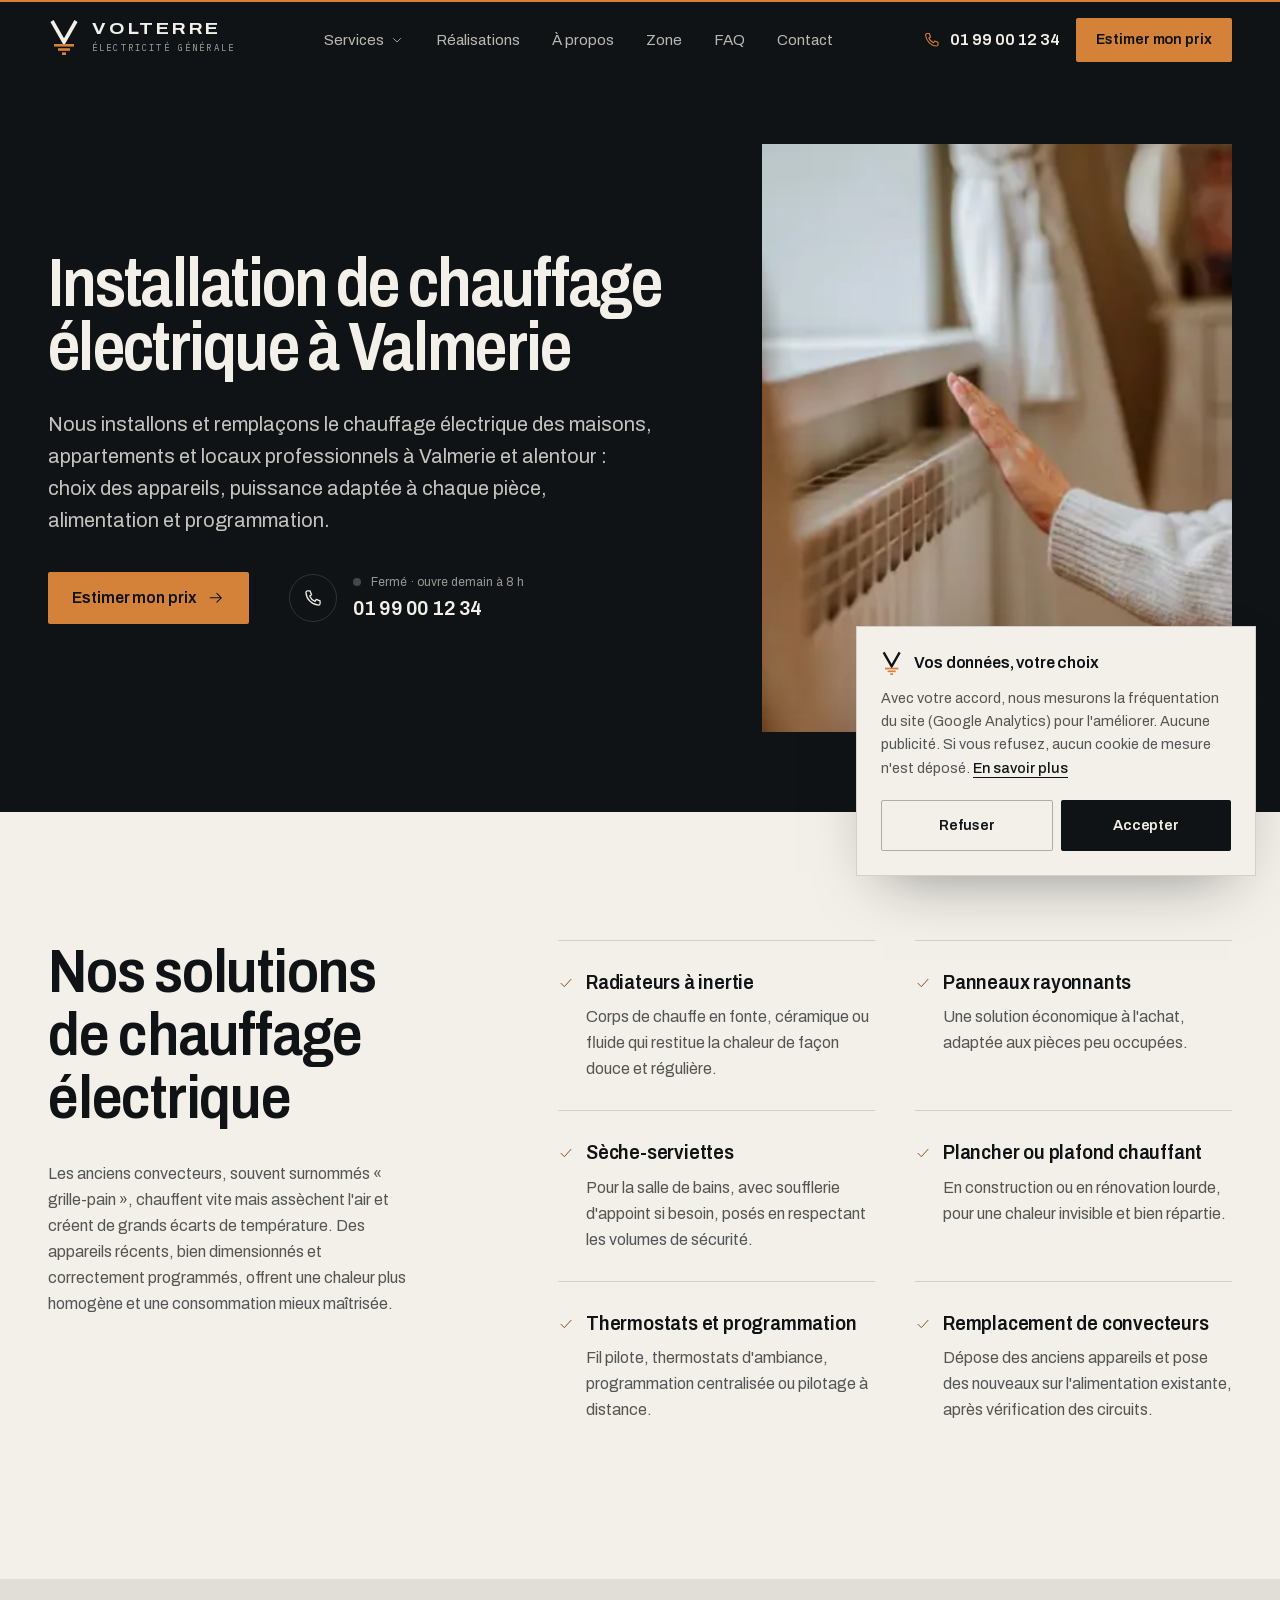
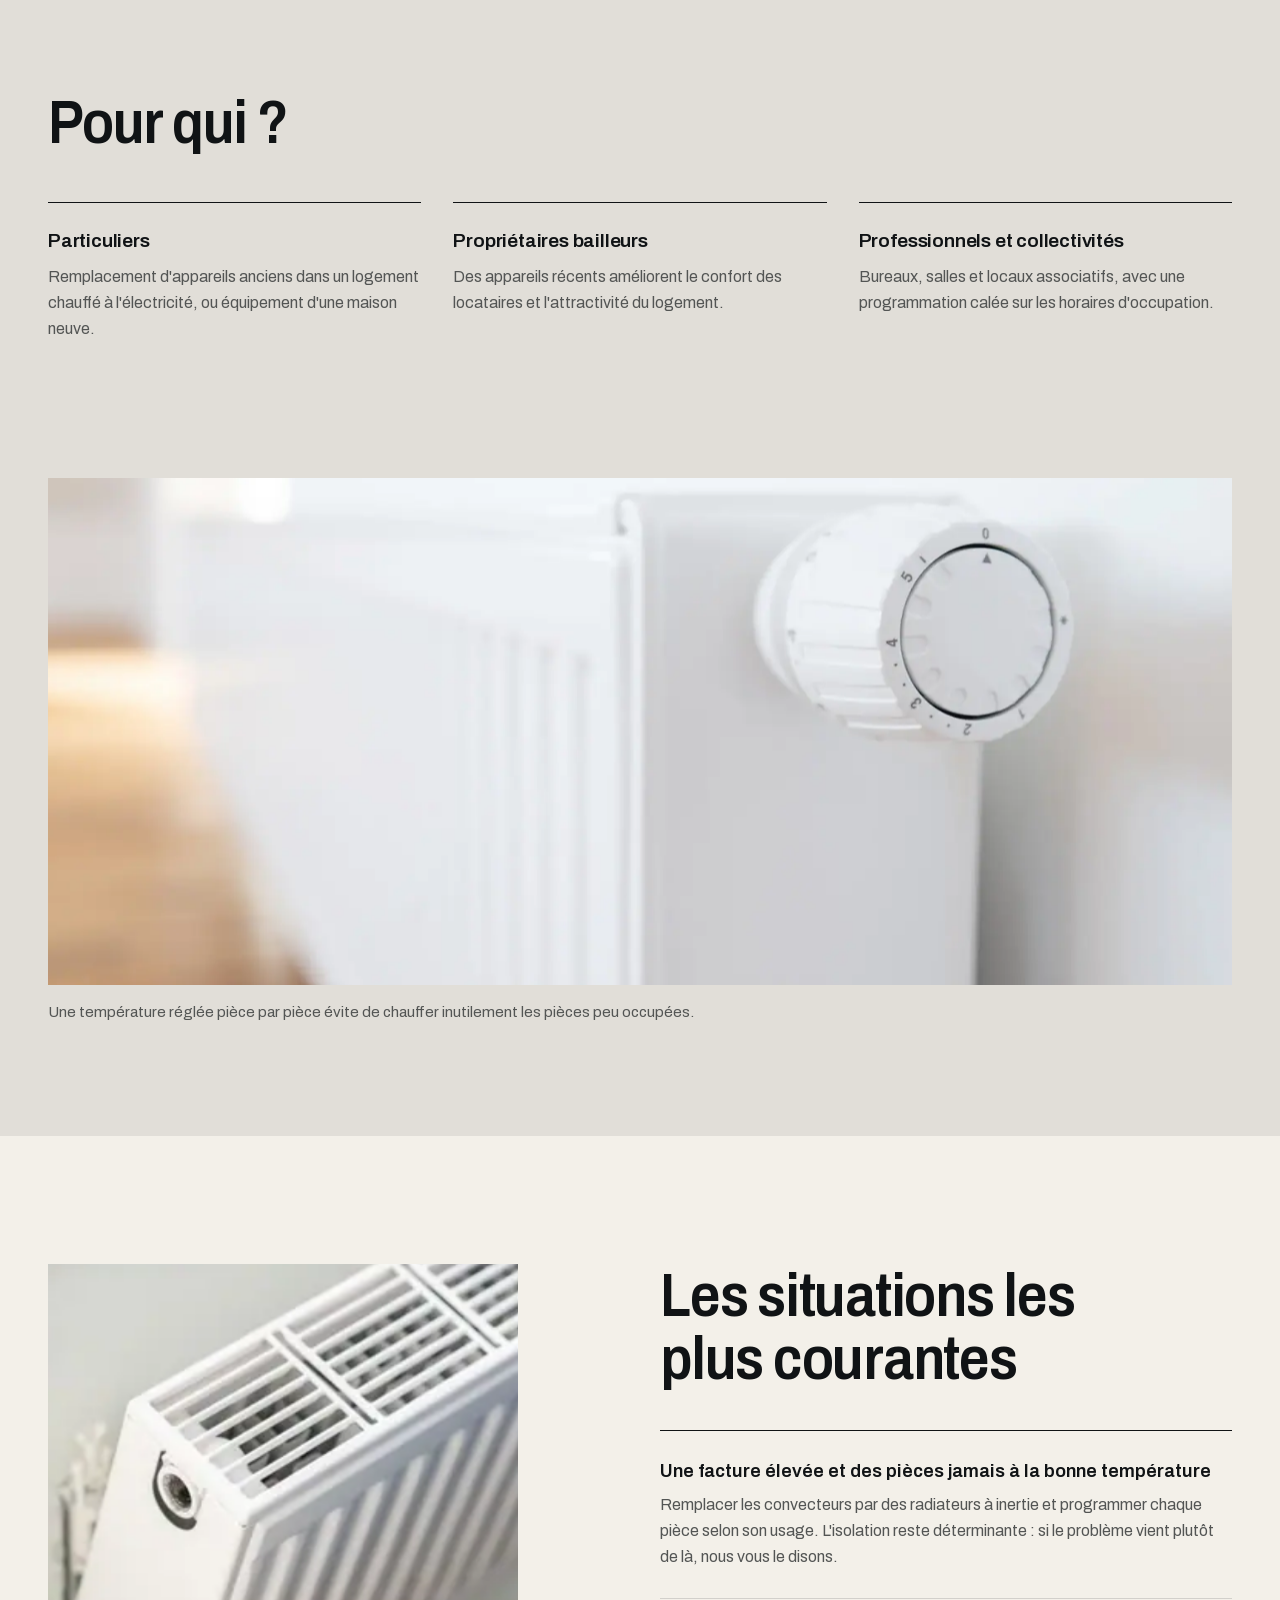
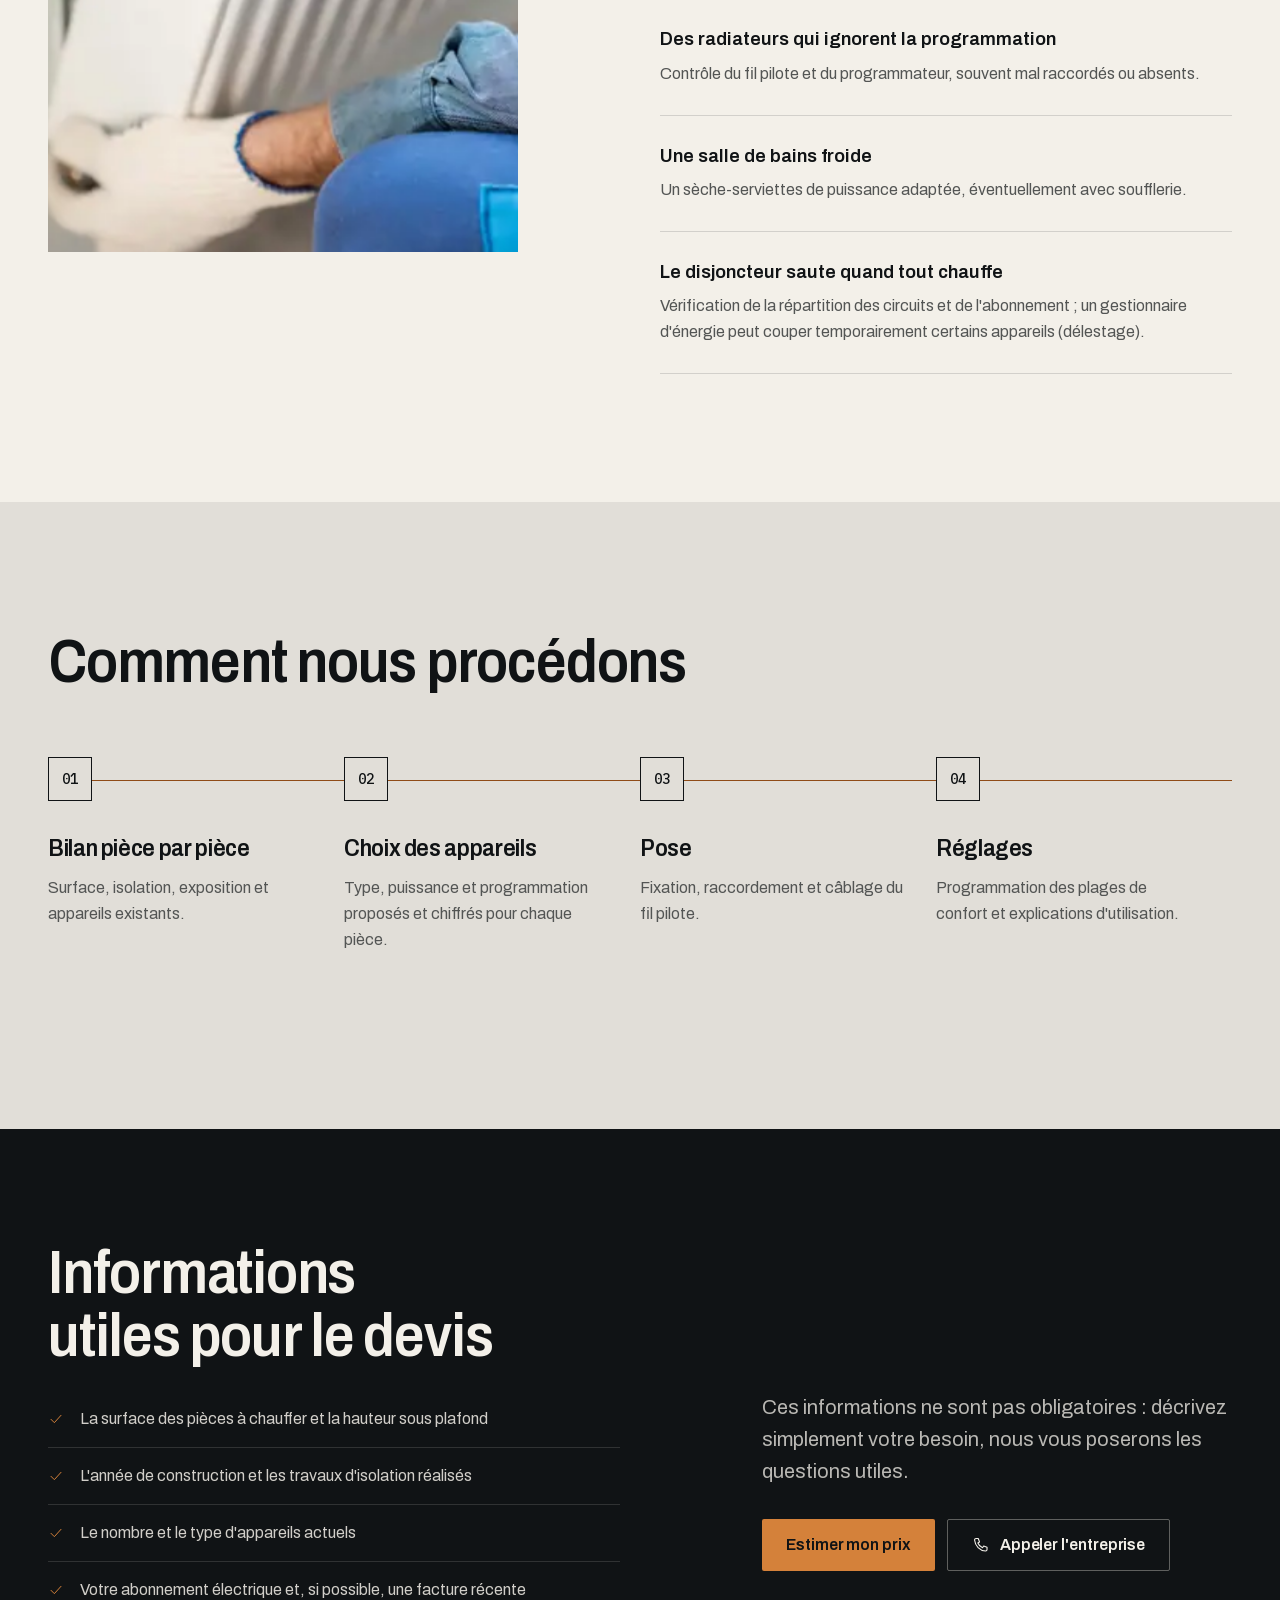
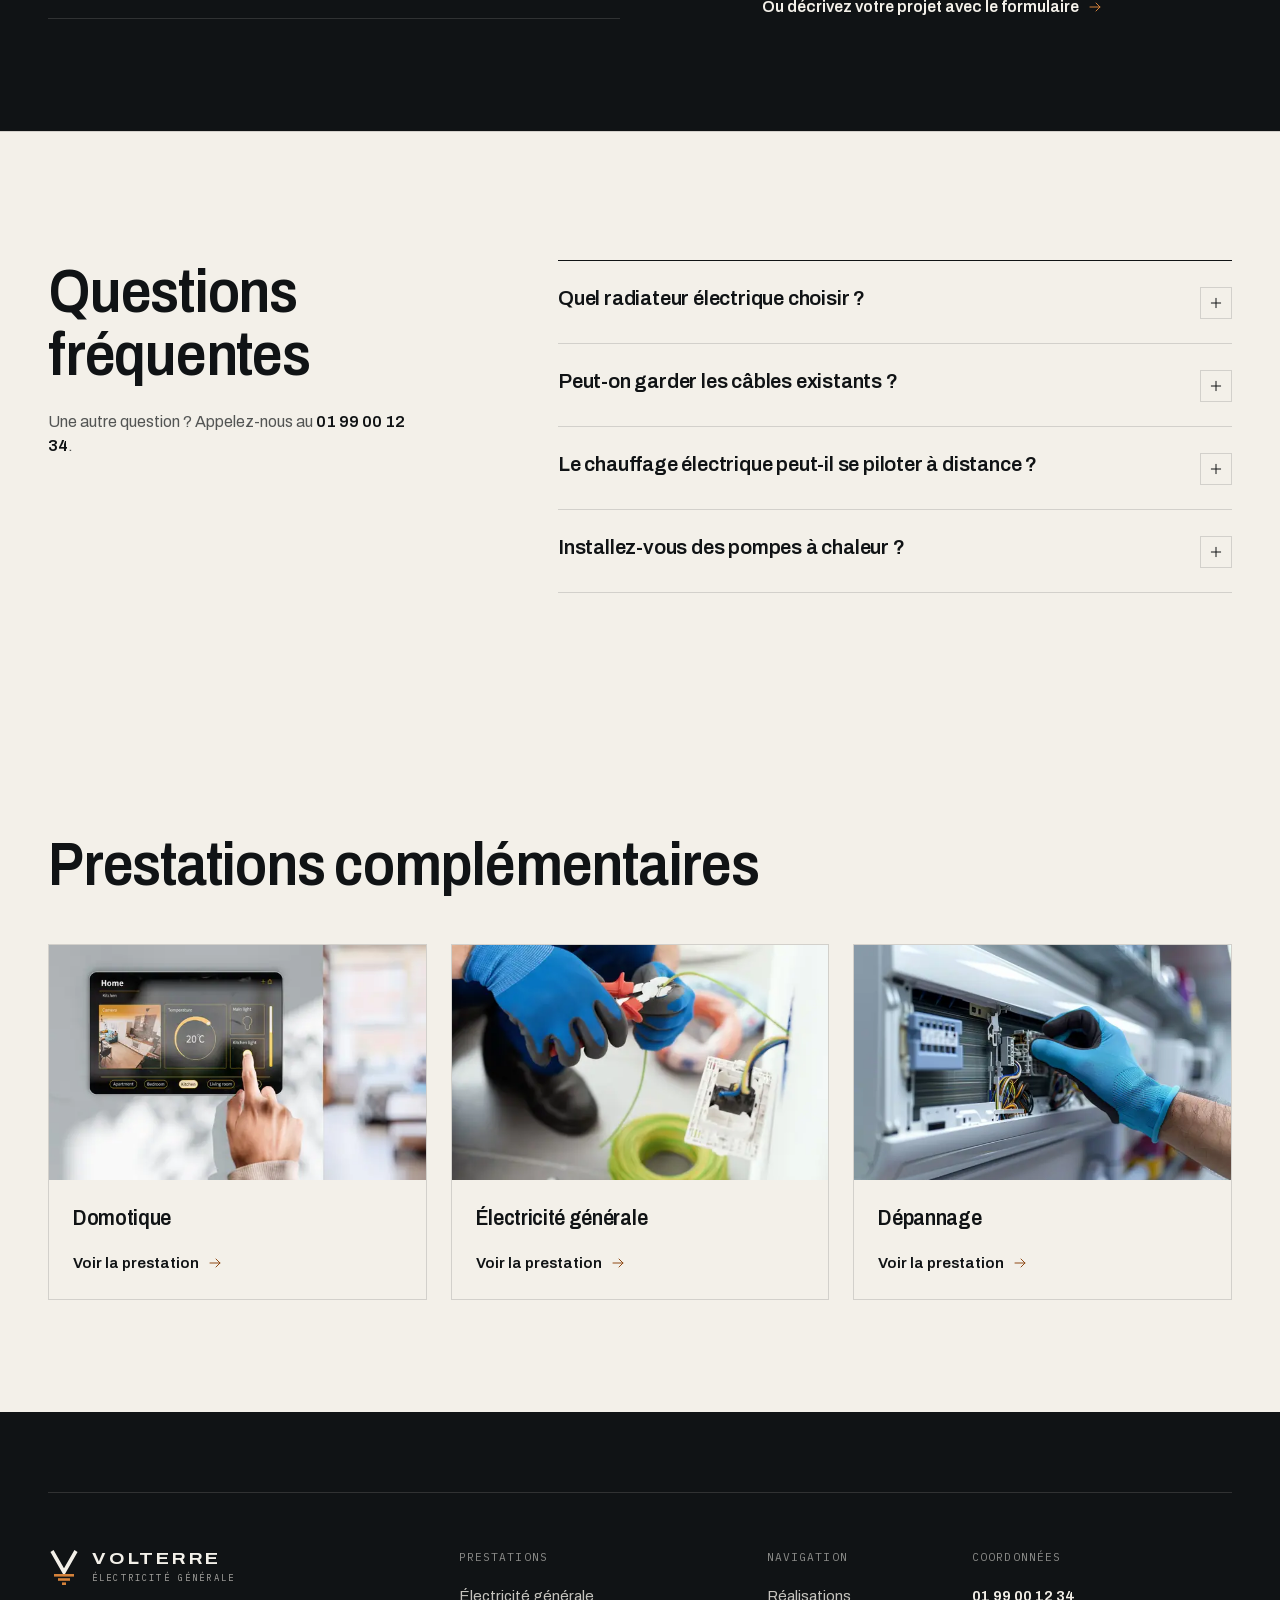
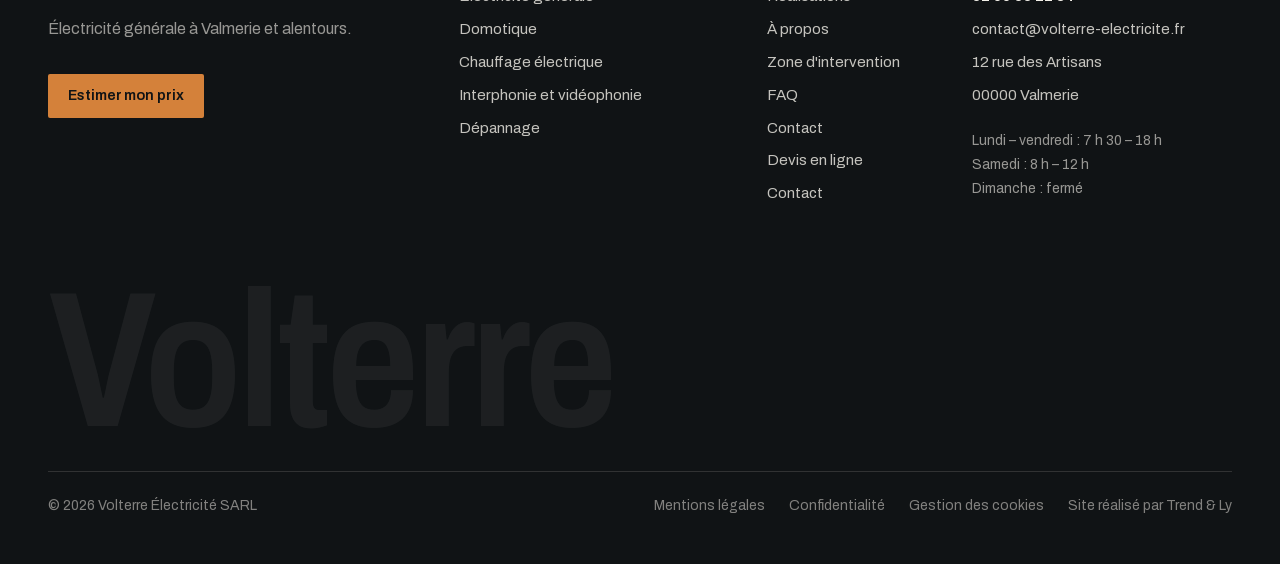
<file: chauffage-electrique/index.html>
<!DOCTYPE html><!--1lftozwEG4_7AtTx1dsJF--><html lang="fr" class="__variable_7347c0 __variable_9f0762" style="--brand-accent:#D4813A;--brand-accent-deep:#8F4B17;--brand-ink:#101315;--brand-paper:#F3F0E9"><head><meta charSet="utf-8"/><meta name="viewport" content="width=device-width, initial-scale=1"/><link rel="preload" as="image" imageSrcSet="/images/chauffage-confort-640.webp 640w, /images/chauffage-confort-1024.webp 1024w, /images/chauffage-confort-1600.webp 1600w, /images/chauffage-confort-1920.webp 1920w" imageSizes="(min-width: 1024px) 40vw, 100vw" fetchPriority="high"/><link rel="stylesheet" href="/_next/static/css/a62c4e4777452416.css" data-precedence="next"/><link rel="preload" as="script" fetchPriority="low" href="/_next/static/chunks/webpack-9596d72507db0739.js"/><script src="/_next/static/chunks/4bd1b696-c023c6e3521b1417.js" async=""></script><script src="/_next/static/chunks/255-ae2f3343083aecc8.js" async=""></script><script src="/_next/static/chunks/main-app-78098fa7c3457bb3.js" async=""></script><script src="/_next/static/chunks/473-02d741b9078aa8bb.js" async=""></script><script src="/_next/static/chunks/app/layout-889916f5eceafc29.js" async=""></script><script src="/_next/static/chunks/672-979b9b837da42988.js" async=""></script><script src="/_next/static/chunks/app/%5Bservice%5D/page-3720c5d10cf37d47.js" async=""></script><meta name="theme-color" content="#101315"/><title>Installation de chauffage électrique à Valmerie | Volterre</title><meta name="description" content="Chauffage électrique à Valmerie : radiateurs à inertie, panneaux rayonnants, sèche-serviettes, plancher chauffant et programmation."/><meta name="application-name" content="Volterre Électricité"/><meta name="robots" content="noindex, nofollow"/><link rel="canonical" href="https://28zaaky.github.io/chauffage-electrique/"/><meta name="format-detection" content="telephone=no"/><meta property="og:title" content="Installation de chauffage électrique à Valmerie | Volterre"/><meta property="og:description" content="Chauffage électrique à Valmerie : radiateurs à inertie, panneaux rayonnants, sèche-serviettes, plancher chauffant et programmation."/><meta property="og:url" content="https://28zaaky.github.io/chauffage-electrique/"/><meta property="og:site_name" content="Volterre Électricité"/><meta property="og:locale" content="fr_FR"/><meta property="og:image" content="https://28zaaky.github.io/og/chauffage-confort.jpg"/><meta property="og:image:width" content="1200"/><meta property="og:image:height" content="630"/><meta property="og:image:alt" content="Personne posant la main sur un radiateur dans un salon"/><meta property="og:type" content="website"/><meta name="twitter:card" content="summary_large_image"/><meta name="twitter:title" content="Installation de chauffage électrique à Valmerie | Volterre"/><meta name="twitter:description" content="Chauffage électrique à Valmerie : radiateurs à inertie, panneaux rayonnants, sèche-serviettes, plancher chauffant et programmation."/><meta name="twitter:image" content="https://28zaaky.github.io/og/chauffage-confort.jpg"/><link rel="icon" href="/icon.svg?e00b1b71662947fe" type="image/svg+xml" sizes="any"/><script>document.documentElement.classList.add('js')</script><script src="/_next/static/chunks/polyfills-42372ed130431b0a.js" noModule=""></script></head><body><div hidden=""><!--$--><!--/$--></div><div class="scroll-progress" aria-hidden="true"></div><a href="#contenu" class="sr-only focus:not-sr-only focus:fixed focus:left-4 focus:top-4 focus:z-50 focus:bg-paper focus:px-4 focus:py-3 focus:text-ink">Aller au contenu</a><header class="site-header fixed inset-x-0 top-0 z-40 transition-[transform,background-color,border-color,color] duration-500 ease-[var(--ease-out-expo)] translate-y-0 border-b border-transparent text-paper"><div class="container-x flex h-[4.5rem] items-center justify-between gap-6 lg:h-20"><a href="/" class="shrink-0" aria-label="Volterre Électricité — accueil"><span class="inline-flex items-center gap-3 text-paper "><svg viewBox="0 0 32 36" class="h-9 w-auto shrink-0" aria-hidden="true" focusable="false"><path d="M4 2 16 23 28 2" fill="none" stroke="currentColor" stroke-width="3.6" stroke-linejoin="miter" stroke-miterlimit="10"></path><rect x="6" y="25" width="20" height="2.6" class="fill-accent"></rect><rect x="10" y="29.2" width="12" height="2.6" class="fill-accent"></rect><rect x="14" y="33.4" width="4" height="2.6" class="fill-accent"></rect></svg><span class="flex flex-col leading-none"><span class="text-[1.08rem] font-bold uppercase tracking-[0.16em] [font-stretch:112%]">Volterre</span><span class="mono mt-[0.4rem] text-[0.56rem] uppercase tracking-[0.24em] opacity-65">Électricité générale</span></span></span></a><nav aria-label="Navigation principale" class="hidden lg:block"><ul class="flex items-center gap-6 text-[0.95rem] xl:gap-8"><li class="relative"><button type="button" aria-expanded="false" aria-controls="services-menu" class="inline-flex items-center gap-1.5 link-rule py-1 transition-opacity opacity-75 hover:opacity-100">Services<svg viewBox="0 0 24 24" fill="none" stroke="currentColor" stroke-width="1.5" stroke-linecap="round" stroke-linejoin="round" class="size-3.5 transition-transform duration-300 rotate-90" aria-hidden="true" focusable="false"><path d="m9.5 6 6 6-6 6"></path></svg></button></li><li><a href="/#realisations" class="link-rule py-1 transition-opacity opacity-75 hover:opacity-100">Réalisations</a></li><li><a href="/a-propos/" class="link-rule py-1 transition-opacity opacity-75 hover:opacity-100">À propos</a></li><li><a href="/#zone" class="link-rule py-1 transition-opacity opacity-75 hover:opacity-100">Zone</a></li><li><a href="/#faq" class="link-rule py-1 transition-opacity opacity-75 hover:opacity-100">FAQ</a></li><li><a href="/contact/" class="link-rule py-1 transition-opacity opacity-75 hover:opacity-100">Contact</a></li></ul></nav><div class="flex items-center gap-2 sm:gap-4"><a href="tel:+33199001234" class="hidden items-center gap-2.5 font-semibold tabular-nums md:inline-flex lg:hidden xl:inline-flex" aria-label="Appeler le 01 99 00 12 34"><svg viewBox="0 0 24 24" fill="none" stroke="currentColor" stroke-width="1.5" stroke-linecap="round" stroke-linejoin="round" class="size-[1.1rem] text-accent" aria-hidden="true" focusable="false"><path d="M5.5 3.5h3l1.8 4.6-2.3 1.5a11.5 11.5 0 0 0 6.4 6.4l1.5-2.3 4.6 1.8v3a2 2 0 0 1-2 2A16.5 16.5 0 0 1 3.5 5.5a2 2 0 0 1 2-2Z"></path></svg>01 99 00 12 34</a><a href="/devis-en-ligne/" class="btn btn-accent hidden min-h-11 px-5 py-2.5 text-[0.9rem] sm:inline-flex">Estimer mon prix</a><button type="button" aria-expanded="false" aria-controls="mobile-menu" class="-mr-2 grid size-11 place-items-center lg:hidden"><span class="sr-only">Ouvrir le menu</span><svg viewBox="0 0 24 24" fill="none" stroke="currentColor" stroke-width="1.5" stroke-linecap="round" stroke-linejoin="round" class="size-6" aria-hidden="true" focusable="false"><path d="M4 9h16M4 15h16"></path></svg></button></div></div><div id="services-menu" inert="" class="mega absolute inset-x-0 top-full hidden text-ink lg:grid "><div class="overflow-hidden"><div class="mega-inner border-b border-line bg-paper shadow-[0_30px_50px_-36px_rgb(16_19_21/0.4)]"><div class="container-x grid grid-cols-12 gap-10 py-8"><ol class="col-span-7 border-t border-line xl:col-span-6"><li class="mega-item" style="--i:0"><a href="/electricite-generale/" class="group relative flex items-center gap-5 border-b border-line py-3.5 pl-1 pr-2 transition-[padding,background-color] duration-500 ease-[var(--ease-out-expo)] hover:bg-paper-2 hover:pl-4 focus-visible:bg-paper-2 focus-visible:pl-4 aria-[current=page]:pl-4"><span aria-hidden="true" class="absolute inset-y-0 left-0 w-[2px] origin-top bg-accent-deep transition-transform duration-500 ease-[var(--ease-out-expo)] group-hover:scale-y-100 group-focus-visible:scale-y-100 scale-y-0"></span><span class="mono w-6 shrink-0 text-xs text-accent-deep">01</span><span class="flex-1 text-[1.1rem] font-semibold tracking-[-0.01em]">Électricité générale</span><svg viewBox="0 0 24 24" fill="none" stroke="currentColor" stroke-width="1.5" stroke-linecap="round" stroke-linejoin="round" class="size-4 shrink-0 -translate-x-2 text-accent-deep opacity-0 transition-[opacity,transform] duration-500 ease-[var(--ease-out-expo)] group-hover:translate-x-0 group-hover:opacity-100 group-focus-visible:translate-x-0 group-focus-visible:opacity-100" aria-hidden="true" focusable="false"><path d="M4.5 12h15M13.5 6l6 6-6 6"></path></svg></a></li><li class="mega-item" style="--i:1"><a href="/domotique/" class="group relative flex items-center gap-5 border-b border-line py-3.5 pl-1 pr-2 transition-[padding,background-color] duration-500 ease-[var(--ease-out-expo)] hover:bg-paper-2 hover:pl-4 focus-visible:bg-paper-2 focus-visible:pl-4 aria-[current=page]:pl-4"><span aria-hidden="true" class="absolute inset-y-0 left-0 w-[2px] origin-top bg-accent-deep transition-transform duration-500 ease-[var(--ease-out-expo)] group-hover:scale-y-100 group-focus-visible:scale-y-100 scale-y-0"></span><span class="mono w-6 shrink-0 text-xs text-accent-deep">02</span><span class="flex-1 text-[1.1rem] font-semibold tracking-[-0.01em]">Domotique</span><svg viewBox="0 0 24 24" fill="none" stroke="currentColor" stroke-width="1.5" stroke-linecap="round" stroke-linejoin="round" class="size-4 shrink-0 -translate-x-2 text-accent-deep opacity-0 transition-[opacity,transform] duration-500 ease-[var(--ease-out-expo)] group-hover:translate-x-0 group-hover:opacity-100 group-focus-visible:translate-x-0 group-focus-visible:opacity-100" aria-hidden="true" focusable="false"><path d="M4.5 12h15M13.5 6l6 6-6 6"></path></svg></a></li><li class="mega-item" style="--i:2"><a href="/chauffage-electrique/" class="group relative flex items-center gap-5 border-b border-line py-3.5 pl-1 pr-2 transition-[padding,background-color] duration-500 ease-[var(--ease-out-expo)] hover:bg-paper-2 hover:pl-4 focus-visible:bg-paper-2 focus-visible:pl-4 aria-[current=page]:pl-4"><span aria-hidden="true" class="absolute inset-y-0 left-0 w-[2px] origin-top bg-accent-deep transition-transform duration-500 ease-[var(--ease-out-expo)] group-hover:scale-y-100 group-focus-visible:scale-y-100 scale-y-0"></span><span class="mono w-6 shrink-0 text-xs text-accent-deep">03</span><span class="flex-1 text-[1.1rem] font-semibold tracking-[-0.01em]">Chauffage électrique</span><svg viewBox="0 0 24 24" fill="none" stroke="currentColor" stroke-width="1.5" stroke-linecap="round" stroke-linejoin="round" class="size-4 shrink-0 -translate-x-2 text-accent-deep opacity-0 transition-[opacity,transform] duration-500 ease-[var(--ease-out-expo)] group-hover:translate-x-0 group-hover:opacity-100 group-focus-visible:translate-x-0 group-focus-visible:opacity-100" aria-hidden="true" focusable="false"><path d="M4.5 12h15M13.5 6l6 6-6 6"></path></svg></a></li><li class="mega-item" style="--i:3"><a href="/interphone-visiophone/" class="group relative flex items-center gap-5 border-b border-line py-3.5 pl-1 pr-2 transition-[padding,background-color] duration-500 ease-[var(--ease-out-expo)] hover:bg-paper-2 hover:pl-4 focus-visible:bg-paper-2 focus-visible:pl-4 aria-[current=page]:pl-4"><span aria-hidden="true" class="absolute inset-y-0 left-0 w-[2px] origin-top bg-accent-deep transition-transform duration-500 ease-[var(--ease-out-expo)] group-hover:scale-y-100 group-focus-visible:scale-y-100 scale-y-0"></span><span class="mono w-6 shrink-0 text-xs text-accent-deep">04</span><span class="flex-1 text-[1.1rem] font-semibold tracking-[-0.01em]">Interphonie et vidéophonie</span><svg viewBox="0 0 24 24" fill="none" stroke="currentColor" stroke-width="1.5" stroke-linecap="round" stroke-linejoin="round" class="size-4 shrink-0 -translate-x-2 text-accent-deep opacity-0 transition-[opacity,transform] duration-500 ease-[var(--ease-out-expo)] group-hover:translate-x-0 group-hover:opacity-100 group-focus-visible:translate-x-0 group-focus-visible:opacity-100" aria-hidden="true" focusable="false"><path d="M4.5 12h15M13.5 6l6 6-6 6"></path></svg></a></li><li class="mega-item" style="--i:4"><a href="/depannage-electrique/" class="group relative flex items-center gap-5 border-b border-line py-3.5 pl-1 pr-2 transition-[padding,background-color] duration-500 ease-[var(--ease-out-expo)] hover:bg-paper-2 hover:pl-4 focus-visible:bg-paper-2 focus-visible:pl-4 aria-[current=page]:pl-4"><span aria-hidden="true" class="absolute inset-y-0 left-0 w-[2px] origin-top bg-accent-deep transition-transform duration-500 ease-[var(--ease-out-expo)] group-hover:scale-y-100 group-focus-visible:scale-y-100 scale-y-0"></span><span class="mono w-6 shrink-0 text-xs text-accent-deep">05</span><span class="flex-1 text-[1.1rem] font-semibold tracking-[-0.01em]">Dépannage</span><svg viewBox="0 0 24 24" fill="none" stroke="currentColor" stroke-width="1.5" stroke-linecap="round" stroke-linejoin="round" class="size-4 shrink-0 -translate-x-2 text-accent-deep opacity-0 transition-[opacity,transform] duration-500 ease-[var(--ease-out-expo)] group-hover:translate-x-0 group-hover:opacity-100 group-focus-visible:translate-x-0 group-focus-visible:opacity-100" aria-hidden="true" focusable="false"><path d="M4.5 12h15M13.5 6l6 6-6 6"></path></svg></a></li></ol><div class="col-span-4 col-start-9 flex flex-col justify-end gap-3 pb-1 text-sm"><a href="/#prestations" class="link-rule self-start text-muted hover:text-ink">Toutes les prestations</a><a href="/devis-en-ligne/" class="inline-flex items-center gap-2 self-start font-semibold"><span class="link-rule">Estimer le prix de mes travaux</span><svg viewBox="0 0 24 24" fill="none" stroke="currentColor" stroke-width="1.5" stroke-linecap="round" stroke-linejoin="round" class="size-4 text-accent-deep" aria-hidden="true" focusable="false"><path d="M4.5 12h15M13.5 6l6 6-6 6"></path></svg></a></div></div></div></div></div></header><div id="mobile-menu" class="fixed inset-0 z-30 flex flex-col overflow-y-auto bg-ink text-paper transition-[opacity,visibility] duration-500 ease-[var(--ease-out-expo)] lg:hidden invisible opacity-0" aria-hidden="true" inert=""><nav aria-label="Navigation mobile" class="container-x flex-1 pb-6 pt-28"><ul><li class="border-b border-line-dark"><button type="button" aria-expanded="false" aria-controls="mobile-services" class="flex w-full items-center justify-between py-4 text-left"><span class="display text-[2rem]">Services</span><svg viewBox="0 0 24 24" fill="none" stroke="currentColor" stroke-width="1.5" stroke-linecap="round" stroke-linejoin="round" class="size-6 transition-transform duration-300 " aria-hidden="true" focusable="false"><path d="M12 5v14M5 12h14"></path></svg></button><ul id="mobile-services" hidden="" class="pb-4"><li><a href="/electricite-generale/" class="flex items-baseline gap-4 py-2.5 text-[1.05rem] text-paper/85"><span class="mono w-5 text-xs text-accent">01</span>Électricité générale</a></li><li><a href="/domotique/" class="flex items-baseline gap-4 py-2.5 text-[1.05rem] text-paper/85"><span class="mono w-5 text-xs text-accent">02</span>Domotique</a></li><li><a href="/chauffage-electrique/" class="flex items-baseline gap-4 py-2.5 text-[1.05rem] text-paper/85"><span class="mono w-5 text-xs text-accent">03</span>Chauffage électrique</a></li><li><a href="/interphone-visiophone/" class="flex items-baseline gap-4 py-2.5 text-[1.05rem] text-paper/85"><span class="mono w-5 text-xs text-accent">04</span>Interphonie et vidéophonie</a></li><li><a href="/depannage-electrique/" class="flex items-baseline gap-4 py-2.5 text-[1.05rem] text-paper/85"><span class="mono w-5 text-xs text-accent">05</span>Dépannage</a></li></ul></li><li class="border-b border-line-dark"><a href="/#realisations" class="block py-4"><span class="display text-[2rem]">Réalisations</span></a></li><li class="border-b border-line-dark"><a href="/a-propos/" class="block py-4"><span class="display text-[2rem]">À propos</span></a></li><li class="border-b border-line-dark"><a href="/#zone" class="block py-4"><span class="display text-[2rem]">Zone d&#x27;intervention</span></a></li><li class="border-b border-line-dark"><a href="/#faq" class="block py-4"><span class="display text-[2rem]">FAQ</span></a></li><li class="border-b border-line-dark"><a href="/contact/" class="block py-4"><span class="display text-[2rem]">Contact</span></a></li></ul></nav><div class="container-x space-y-3 pb-10 pt-2"><a href="tel:+33199001234" class="btn btn-accent w-full text-base"><svg viewBox="0 0 24 24" fill="none" stroke="currentColor" stroke-width="1.5" stroke-linecap="round" stroke-linejoin="round" class="size-5" aria-hidden="true" focusable="false"><path d="M5.5 3.5h3l1.8 4.6-2.3 1.5a11.5 11.5 0 0 0 6.4 6.4l1.5-2.3 4.6 1.8v3a2 2 0 0 1-2 2A16.5 16.5 0 0 1 3.5 5.5a2 2 0 0 1 2-2Z"></path></svg> Appeler le <!-- -->01 99 00 12 34</a><a href="/devis-en-ligne/" class="btn btn-ghost-light w-full">Estimer mon prix</a></div></div><main id="contenu"><section class="relative overflow-hidden bg-ink pb-12 pt-24 text-paper md:pb-20 lg:pt-36" aria-labelledby="page-title"><div class="container-x grid items-center gap-9 lg:grid-cols-12 lg:gap-10"><div class="lg:col-span-7"><h1 id="page-title" class="hero-rise display text-[clamp(2.1rem,1.5rem+3.4vw,4.6rem)] [text-wrap:balance]" style="--d:120">Installation de chauffage électrique à Valmerie</h1><p class="hero-rise lead mt-5 max-w-[38rem] text-paper/80 lg:mt-7" style="--d:320">Nous installons et remplaçons le chauffage électrique des maisons, appartements et locaux professionnels à Valmerie et alentour : choix des appareils, puissance adaptée à chaque pièce, alimentation et programmation.</p><div class="hero-rise mt-9 flex flex-col gap-7 sm:flex-row sm:items-center sm:gap-10" style="--d:420"><a href="/devis-en-ligne/?service=chauffage-electrique" class="btn btn-accent self-start">Estimer mon prix<svg viewBox="0 0 24 24" fill="none" stroke="currentColor" stroke-width="1.5" stroke-linecap="round" stroke-linejoin="round" class="btn-arrow size-[1.1rem]" aria-hidden="true" focusable="false"><path d="M4.5 12h15M13.5 6l6 6-6 6"></path></svg></a><a href="tel:+33199001234" class="group flex items-center gap-4"><span class="grid size-12 shrink-0 place-items-center rounded-full border border-line-dark transition-colors group-hover:border-accent group-hover:text-accent"><svg viewBox="0 0 24 24" fill="none" stroke="currentColor" stroke-width="1.5" stroke-linecap="round" stroke-linejoin="round" class="size-5" aria-hidden="true" focusable="false"><path d="M5.5 3.5h3l1.8 4.6-2.3 1.5a11.5 11.5 0 0 0 6.4 6.4l1.5-2.3 4.6 1.8v3a2 2 0 0 1-2 2A16.5 16.5 0 0 1 3.5 5.5a2 2 0 0 1 2-2Z"></path></svg></span><span class="flex flex-col"><span class="inline-flex items-center gap-2.5 text-xs text-paper/60" aria-live="polite"><span aria-hidden="true" class="size-2 rounded-full bg-current opacity-40"></span><span aria-hidden="true" class="min-h-[1lh] transition-opacity duration-500 opacity-0">Ouvert</span></span><span class="mt-1 text-xl font-semibold tabular-nums tracking-tight group-hover:text-accent">01 99 00 12 34</span></span></a></div></div><div class="hero-rise lg:col-span-5" style="--d:300"><div class="aspect-[16/10] overflow-hidden sm:aspect-[4/3] lg:aspect-[4/5]"><div class="parallax h-full w-full"><img src="/images/chauffage-confort-1920.webp" srcSet="/images/chauffage-confort-640.webp 640w, /images/chauffage-confort-1024.webp 1024w, /images/chauffage-confort-1600.webp 1600w, /images/chauffage-confort-1920.webp 1920w" sizes="(min-width: 1024px) 40vw, 100vw" width="1920" height="1280" alt="Personne posant la main sur un radiateur dans un salon" loading="eager" fetchPriority="high" decoding="async" class="hero-photo h-full w-full object-cover" style="background-color:#784828"/></div></div></div></div></section><section class="bg-paper py-24 md:py-32" aria-labelledby="offer-title"><div class="container-x grid gap-14 lg:grid-cols-12 lg:gap-10"><div class="lg:col-span-4"><h2 id="offer-title" class="h-section" data-reveal="true">Nos solutions de chauffage électrique</h2><div class="mt-8 space-y-5 leading-relaxed text-muted" data-reveal="true" style="--reveal-delay:80"><p>Les anciens convecteurs, souvent surnommés « grille-pain », chauffent vite mais assèchent l&#x27;air et créent de grands écarts de température. Des appareils récents, bien dimensionnés et correctement programmés, offrent une chaleur plus homogène et une consommation mieux maîtrisée.</p></div></div><ul class="grid gap-x-10 sm:grid-cols-2 lg:col-span-7 lg:col-start-6"><li class="border-t border-line py-7" data-reveal="true" style="--reveal-delay:0"><h3 class="flex items-baseline gap-3 text-[1.25rem] font-semibold leading-snug tracking-[-0.01em] [font-stretch:90%]"><svg viewBox="0 0 24 24" fill="none" stroke="currentColor" stroke-width="1.5" stroke-linecap="round" stroke-linejoin="round" class="size-4 shrink-0 translate-y-0.5 text-accent-deep" aria-hidden="true" focusable="false"><path d="M4.5 12.5 9.5 17.5 19.5 6.5"></path></svg>Radiateurs à inertie</h3><p class="mt-2 pl-7 leading-relaxed text-muted">Corps de chauffe en fonte, céramique ou fluide qui restitue la chaleur de façon douce et régulière.</p></li><li class="border-t border-line py-7" data-reveal="true" style="--reveal-delay:90"><h3 class="flex items-baseline gap-3 text-[1.25rem] font-semibold leading-snug tracking-[-0.01em] [font-stretch:90%]"><svg viewBox="0 0 24 24" fill="none" stroke="currentColor" stroke-width="1.5" stroke-linecap="round" stroke-linejoin="round" class="size-4 shrink-0 translate-y-0.5 text-accent-deep" aria-hidden="true" focusable="false"><path d="M4.5 12.5 9.5 17.5 19.5 6.5"></path></svg>Panneaux rayonnants</h3><p class="mt-2 pl-7 leading-relaxed text-muted">Une solution économique à l&#x27;achat, adaptée aux pièces peu occupées.</p></li><li class="border-t border-line py-7" data-reveal="true" style="--reveal-delay:0"><h3 class="flex items-baseline gap-3 text-[1.25rem] font-semibold leading-snug tracking-[-0.01em] [font-stretch:90%]"><svg viewBox="0 0 24 24" fill="none" stroke="currentColor" stroke-width="1.5" stroke-linecap="round" stroke-linejoin="round" class="size-4 shrink-0 translate-y-0.5 text-accent-deep" aria-hidden="true" focusable="false"><path d="M4.5 12.5 9.5 17.5 19.5 6.5"></path></svg>Sèche-serviettes</h3><p class="mt-2 pl-7 leading-relaxed text-muted">Pour la salle de bains, avec soufflerie d&#x27;appoint si besoin, posés en respectant les volumes de sécurité.</p></li><li class="border-t border-line py-7" data-reveal="true" style="--reveal-delay:90"><h3 class="flex items-baseline gap-3 text-[1.25rem] font-semibold leading-snug tracking-[-0.01em] [font-stretch:90%]"><svg viewBox="0 0 24 24" fill="none" stroke="currentColor" stroke-width="1.5" stroke-linecap="round" stroke-linejoin="round" class="size-4 shrink-0 translate-y-0.5 text-accent-deep" aria-hidden="true" focusable="false"><path d="M4.5 12.5 9.5 17.5 19.5 6.5"></path></svg>Plancher ou plafond chauffant</h3><p class="mt-2 pl-7 leading-relaxed text-muted">En construction ou en rénovation lourde, pour une chaleur invisible et bien répartie.</p></li><li class="border-t border-line py-7" data-reveal="true" style="--reveal-delay:0"><h3 class="flex items-baseline gap-3 text-[1.25rem] font-semibold leading-snug tracking-[-0.01em] [font-stretch:90%]"><svg viewBox="0 0 24 24" fill="none" stroke="currentColor" stroke-width="1.5" stroke-linecap="round" stroke-linejoin="round" class="size-4 shrink-0 translate-y-0.5 text-accent-deep" aria-hidden="true" focusable="false"><path d="M4.5 12.5 9.5 17.5 19.5 6.5"></path></svg>Thermostats et programmation</h3><p class="mt-2 pl-7 leading-relaxed text-muted">Fil pilote, thermostats d&#x27;ambiance, programmation centralisée ou pilotage à distance.</p></li><li class="border-t border-line py-7" data-reveal="true" style="--reveal-delay:90"><h3 class="flex items-baseline gap-3 text-[1.25rem] font-semibold leading-snug tracking-[-0.01em] [font-stretch:90%]"><svg viewBox="0 0 24 24" fill="none" stroke="currentColor" stroke-width="1.5" stroke-linecap="round" stroke-linejoin="round" class="size-4 shrink-0 translate-y-0.5 text-accent-deep" aria-hidden="true" focusable="false"><path d="M4.5 12.5 9.5 17.5 19.5 6.5"></path></svg>Remplacement de convecteurs</h3><p class="mt-2 pl-7 leading-relaxed text-muted">Dépose des anciens appareils et pose des nouveaux sur l&#x27;alimentation existante, après vérification des circuits.</p></li></ul></div></section><section class="bg-paper-2 py-24 md:py-28" aria-labelledby="audiences-title"><div class="container-x"><h2 id="audiences-title" class="h-section max-w-3xl" data-reveal="true">Pour qui ?</h2><ul class="mt-12 grid gap-x-8 gap-y-2 sm:grid-cols-2 lg:grid-cols-3"><li class="border-t border-ink py-6" data-reveal="true" style="--reveal-delay:0"><h3 class="text-[1.2rem] font-semibold tracking-[-0.01em]">Particuliers</h3><p class="mt-2 leading-relaxed text-muted">Remplacement d&#x27;appareils anciens dans un logement chauffé à l&#x27;électricité, ou équipement d&#x27;une maison neuve.</p></li><li class="border-t border-ink py-6" data-reveal="true" style="--reveal-delay:80"><h3 class="text-[1.2rem] font-semibold tracking-[-0.01em]">Propriétaires bailleurs</h3><p class="mt-2 leading-relaxed text-muted">Des appareils récents améliorent le confort des locataires et l&#x27;attractivité du logement.</p></li><li class="border-t border-ink py-6" data-reveal="true" style="--reveal-delay:160"><h3 class="text-[1.2rem] font-semibold tracking-[-0.01em]">Professionnels et collectivités</h3><p class="mt-2 leading-relaxed text-muted">Bureaux, salles et locaux associatifs, avec une programmation calée sur les horaires d&#x27;occupation.</p></li></ul></div></section><section class="bg-paper-2 pb-24 md:pb-28" aria-label="En images"><div class="container-x grid gap-6 "><figure data-reveal="true" style="--reveal-delay:0"><div class="overflow-hidden aspect-[16/9] lg:aspect-[21/9]"><div class="parallax h-full w-full"><img src="/images/chauffage-thermostat-1920.webp" srcSet="/images/chauffage-thermostat-640.webp 640w, /images/chauffage-thermostat-1024.webp 1024w, /images/chauffage-thermostat-1600.webp 1600w, /images/chauffage-thermostat-1920.webp 1920w" sizes="100vw" width="1920" height="984" alt="Bouton de réglage de température gradué sur un radiateur blanc" loading="lazy" decoding="async" class="h-full w-full object-cover" style="background-color:#e8e8e8"/></div></div><figcaption class="mt-4 max-w-2xl text-[0.95rem] text-muted">Une température réglée pièce par pièce évite de chauffer inutilement les pièces peu occupées.</figcaption></figure></div></section><section class="bg-paper py-24 md:py-32" aria-labelledby="problems-title"><div class="container-x grid gap-14 lg:grid-cols-12 lg:gap-10"><div class="lg:col-span-5"><div class="aspect-[4/3] overflow-hidden lg:sticky lg:top-28 lg:aspect-[4/5]" data-reveal="true"><div class="parallax h-full w-full"><img src="/images/chauffage-pose-1920.webp" srcSet="/images/chauffage-pose-640.webp 640w, /images/chauffage-pose-1024.webp 1024w, /images/chauffage-pose-1600.webp 1600w, /images/chauffage-pose-1920.webp 1920w" sizes="(min-width: 1024px) 40vw, 100vw" width="1920" height="1281" alt="Technicien fixant un radiateur blanc au mur" loading="lazy" decoding="async" class="h-full w-full object-cover" style="background-color:#d8d8c8"/></div></div></div><div class="lg:col-span-6 lg:col-start-7"><h2 id="problems-title" class="h-section" data-reveal="true">Les situations les plus courantes</h2><dl class="mt-10 border-t border-ink"><div class="border-b border-line py-7" data-reveal="true" style="--reveal-delay:0"><dt class="text-[1.15rem] font-semibold leading-snug">Une facture élevée et des pièces jamais à la bonne température</dt><dd class="mt-2 leading-relaxed text-muted">Remplacer les convecteurs par des radiateurs à inertie et programmer chaque pièce selon son usage. L&#x27;isolation reste déterminante : si le problème vient plutôt de là, nous vous le disons.</dd></div><div class="border-b border-line py-7" data-reveal="true" style="--reveal-delay:70"><dt class="text-[1.15rem] font-semibold leading-snug">Des radiateurs qui ignorent la programmation</dt><dd class="mt-2 leading-relaxed text-muted">Contrôle du fil pilote et du programmateur, souvent mal raccordés ou absents.</dd></div><div class="border-b border-line py-7" data-reveal="true" style="--reveal-delay:140"><dt class="text-[1.15rem] font-semibold leading-snug">Une salle de bains froide</dt><dd class="mt-2 leading-relaxed text-muted">Un sèche-serviettes de puissance adaptée, éventuellement avec soufflerie.</dd></div><div class="border-b border-line py-7" data-reveal="true" style="--reveal-delay:0"><dt class="text-[1.15rem] font-semibold leading-snug">Le disjoncteur saute quand tout chauffe</dt><dd class="mt-2 leading-relaxed text-muted">Vérification de la répartition des circuits et de l&#x27;abonnement ; un gestionnaire d&#x27;énergie peut couper temporairement certains appareils (délestage).</dd></div></dl></div></div></section><section class="bg-paper-2 py-24 md:py-32" aria-labelledby="steps-title"><div class="container-x"><h2 id="steps-title" class="h-section" data-reveal="true">Comment nous procédons</h2><div class="mt-12 lg:mt-16"><ol class="relative lg:grid lg:grid-cols-4"><span aria-hidden="true" class="absolute left-0 right-0 top-[1.4rem] hidden h-px bg-accent-deep lg:block" data-draw="true"></span><li class="relative grid grid-cols-[2.75rem_1fr] gap-x-5 pb-10 last:pb-0 lg:block lg:pb-12 lg:pr-8" data-reveal="true" style="--reveal-delay:0"><span aria-hidden="true" class="absolute bottom-0 left-[1.375rem] top-11 w-px bg-line lg:hidden"></span><span class="relative z-10 grid size-11 place-items-center border border-ink font-mono text-sm font-medium lg:mb-8 bg-paper-2">01</span><div class="pt-2 lg:pt-0"><h3 class="text-[1.3rem] font-semibold leading-tight tracking-[-0.015em] [font-stretch:88%] lg:text-[1.5rem]">Bilan pièce par pièce</h3><p class="mt-2 leading-relaxed text-muted lg:mt-3">Surface, isolation, exposition et appareils existants.</p></div></li><li class="relative grid grid-cols-[2.75rem_1fr] gap-x-5 pb-10 last:pb-0 lg:block lg:pb-12 lg:pr-8" data-reveal="true" style="--reveal-delay:140"><span aria-hidden="true" class="absolute bottom-0 left-[1.375rem] top-11 w-px bg-line lg:hidden"></span><span class="relative z-10 grid size-11 place-items-center border border-ink font-mono text-sm font-medium lg:mb-8 bg-paper-2">02</span><div class="pt-2 lg:pt-0"><h3 class="text-[1.3rem] font-semibold leading-tight tracking-[-0.015em] [font-stretch:88%] lg:text-[1.5rem]">Choix des appareils</h3><p class="mt-2 leading-relaxed text-muted lg:mt-3">Type, puissance et programmation proposés et chiffrés pour chaque pièce.</p></div></li><li class="relative grid grid-cols-[2.75rem_1fr] gap-x-5 pb-10 last:pb-0 lg:block lg:pb-12 lg:pr-8" data-reveal="true" style="--reveal-delay:280"><span aria-hidden="true" class="absolute bottom-0 left-[1.375rem] top-11 w-px bg-line lg:hidden"></span><span class="relative z-10 grid size-11 place-items-center border border-ink font-mono text-sm font-medium lg:mb-8 bg-paper-2">03</span><div class="pt-2 lg:pt-0"><h3 class="text-[1.3rem] font-semibold leading-tight tracking-[-0.015em] [font-stretch:88%] lg:text-[1.5rem]">Pose</h3><p class="mt-2 leading-relaxed text-muted lg:mt-3">Fixation, raccordement et câblage du fil pilote.</p></div></li><li class="relative grid grid-cols-[2.75rem_1fr] gap-x-5 pb-10 last:pb-0 lg:block lg:pb-12 lg:pr-8" data-reveal="true" style="--reveal-delay:420"><span class="relative z-10 grid size-11 place-items-center border border-ink font-mono text-sm font-medium lg:mb-8 bg-paper-2">04</span><div class="pt-2 lg:pt-0"><h3 class="text-[1.3rem] font-semibold leading-tight tracking-[-0.015em] [font-stretch:88%] lg:text-[1.5rem]">Réglages</h3><p class="mt-2 leading-relaxed text-muted lg:mt-3">Programmation des plages de confort et explications d&#x27;utilisation.</p></div></li></ol></div></div></section><section class="bg-ink py-24 text-paper md:py-28" aria-labelledby="prepare-title"><div class="container-x grid gap-14 lg:grid-cols-12 lg:gap-10"><div class="lg:col-span-6"><h2 id="prepare-title" class="h-section" data-reveal="true">Informations utiles pour le devis</h2><ul class="mt-10 space-y-4"><li class="flex gap-4 border-b border-line-dark pb-4" data-reveal="true" style="--reveal-delay:0"><svg viewBox="0 0 24 24" fill="none" stroke="currentColor" stroke-width="1.5" stroke-linecap="round" stroke-linejoin="round" class="mt-1 size-4 shrink-0 text-accent" aria-hidden="true" focusable="false"><path d="M4.5 12.5 9.5 17.5 19.5 6.5"></path></svg><span class="text-paper/85">La surface des pièces à chauffer et la hauteur sous plafond</span></li><li class="flex gap-4 border-b border-line-dark pb-4" data-reveal="true" style="--reveal-delay:60"><svg viewBox="0 0 24 24" fill="none" stroke="currentColor" stroke-width="1.5" stroke-linecap="round" stroke-linejoin="round" class="mt-1 size-4 shrink-0 text-accent" aria-hidden="true" focusable="false"><path d="M4.5 12.5 9.5 17.5 19.5 6.5"></path></svg><span class="text-paper/85">L&#x27;année de construction et les travaux d&#x27;isolation réalisés</span></li><li class="flex gap-4 border-b border-line-dark pb-4" data-reveal="true" style="--reveal-delay:120"><svg viewBox="0 0 24 24" fill="none" stroke="currentColor" stroke-width="1.5" stroke-linecap="round" stroke-linejoin="round" class="mt-1 size-4 shrink-0 text-accent" aria-hidden="true" focusable="false"><path d="M4.5 12.5 9.5 17.5 19.5 6.5"></path></svg><span class="text-paper/85">Le nombre et le type d&#x27;appareils actuels</span></li><li class="flex gap-4 border-b border-line-dark pb-4" data-reveal="true" style="--reveal-delay:180"><svg viewBox="0 0 24 24" fill="none" stroke="currentColor" stroke-width="1.5" stroke-linecap="round" stroke-linejoin="round" class="mt-1 size-4 shrink-0 text-accent" aria-hidden="true" focusable="false"><path d="M4.5 12.5 9.5 17.5 19.5 6.5"></path></svg><span class="text-paper/85">Votre abonnement électrique et, si possible, une facture récente</span></li></ul></div><div class="flex flex-col justify-end lg:col-span-5 lg:col-start-8" data-reveal="true" style="--reveal-delay:120"><p class="lead text-paper/75">Ces informations ne sont pas obligatoires : décrivez simplement votre besoin, nous vous poserons les questions utiles.</p><div class="mt-8 flex flex-col gap-3 xs:flex-row"><a href="/devis-en-ligne/?service=chauffage-electrique" class="btn btn-accent">Estimer mon prix</a><a href="tel:+33199001234" class="btn btn-ghost-light"><svg viewBox="0 0 24 24" fill="none" stroke="currentColor" stroke-width="1.5" stroke-linecap="round" stroke-linejoin="round" class="size-[1.1rem]" aria-hidden="true" focusable="false"><path d="M5.5 3.5h3l1.8 4.6-2.3 1.5a11.5 11.5 0 0 0 6.4 6.4l1.5-2.3 4.6 1.8v3a2 2 0 0 1-2 2A16.5 16.5 0 0 1 3.5 5.5a2 2 0 0 1 2-2Z"></path></svg>Appeler l&#x27;entreprise<span class="sr-only"> : <!-- -->01 99 00 12 34</span></a></div><a href="/contact/?service=chauffage-electrique" class="mt-6 inline-flex items-center gap-2 font-semibold text-paper"><span class="link-rule">Ou décrivez votre projet avec le formulaire</span><svg viewBox="0 0 24 24" fill="none" stroke="currentColor" stroke-width="1.5" stroke-linecap="round" stroke-linejoin="round" class="size-4 text-accent" aria-hidden="true" focusable="false"><path d="M4.5 12h15M13.5 6l6 6-6 6"></path></svg></a></div></div></section><section id="questions" class="border-t border-line bg-paper py-24 md:py-32" aria-labelledby="questions-title"><div class="container-x grid gap-12 lg:grid-cols-12 lg:gap-10"><div class="lg:col-span-4"><div class="lg:sticky lg:top-28"><h2 id="questions-title" class="h-section" data-reveal="true" style="--reveal-delay:80">Questions fréquentes</h2><p class="mt-6 text-muted" data-reveal="true" style="--reveal-delay:140">Une autre question ? Appelez-nous au<!-- --> <a href="tel:+33199001234" class="link-rule font-semibold text-ink">01 99 00 12 34</a>.</p></div></div><div class="border-t border-ink lg:col-span-7 lg:col-start-6"><details class="group border-b border-line" data-reveal="true" style="--reveal-delay:0"><summary class="flex cursor-pointer items-start justify-between gap-6 py-6 text-[1.15rem] font-semibold leading-snug tracking-[-0.01em] transition-colors hover:text-accent-deep md:text-[1.25rem]"><h3 class="font-semibold">Quel radiateur électrique choisir ?</h3><span class="mt-0.5 grid size-8 shrink-0 place-items-center border border-line transition-transform duration-300 group-open:rotate-45"><svg viewBox="0 0 24 24" fill="none" stroke="currentColor" stroke-width="1.5" stroke-linecap="round" stroke-linejoin="round" class="size-4" aria-hidden="true" focusable="false"><path d="M12 5v14M5 12h14"></path></svg></span></summary><p class="max-w-2xl pb-7 pr-12 leading-relaxed text-muted">Pour les pièces de vie occupées longtemps, l&#x27;inertie apporte le meilleur confort. Pour une chambre d&#x27;amis ou un cellier, un panneau rayonnant peut suffire. Nous vous conseillons pièce par pièce.</p></details><details class="group border-b border-line" data-reveal="true" style="--reveal-delay:60"><summary class="flex cursor-pointer items-start justify-between gap-6 py-6 text-[1.15rem] font-semibold leading-snug tracking-[-0.01em] transition-colors hover:text-accent-deep md:text-[1.25rem]"><h3 class="font-semibold">Peut-on garder les câbles existants ?</h3><span class="mt-0.5 grid size-8 shrink-0 place-items-center border border-line transition-transform duration-300 group-open:rotate-45"><svg viewBox="0 0 24 24" fill="none" stroke="currentColor" stroke-width="1.5" stroke-linecap="round" stroke-linejoin="round" class="size-4" aria-hidden="true" focusable="false"><path d="M12 5v14M5 12h14"></path></svg></span></summary><p class="max-w-2xl pb-7 pr-12 leading-relaxed text-muted">Souvent oui, si les circuits sont correctement protégés et comportent un fil pilote. Nous le vérifions lors de la visite.</p></details><details class="group border-b border-line" data-reveal="true" style="--reveal-delay:120"><summary class="flex cursor-pointer items-start justify-between gap-6 py-6 text-[1.15rem] font-semibold leading-snug tracking-[-0.01em] transition-colors hover:text-accent-deep md:text-[1.25rem]"><h3 class="font-semibold">Le chauffage électrique peut-il se piloter à distance ?</h3><span class="mt-0.5 grid size-8 shrink-0 place-items-center border border-line transition-transform duration-300 group-open:rotate-45"><svg viewBox="0 0 24 24" fill="none" stroke="currentColor" stroke-width="1.5" stroke-linecap="round" stroke-linejoin="round" class="size-4" aria-hidden="true" focusable="false"><path d="M12 5v14M5 12h14"></path></svg></span></summary><p class="max-w-2xl pb-7 pr-12 leading-relaxed text-muted">Oui, avec des radiateurs connectés ou un gestionnaire centralisé, qui peut aussi s&#x27;intégrer à une <a href="/domotique/" class="link-rule font-medium text-ink">installation domotique</a>.</p></details><details class="group border-b border-line" data-reveal="true" style="--reveal-delay:180"><summary class="flex cursor-pointer items-start justify-between gap-6 py-6 text-[1.15rem] font-semibold leading-snug tracking-[-0.01em] transition-colors hover:text-accent-deep md:text-[1.25rem]"><h3 class="font-semibold">Installez-vous des pompes à chaleur ?</h3><span class="mt-0.5 grid size-8 shrink-0 place-items-center border border-line transition-transform duration-300 group-open:rotate-45"><svg viewBox="0 0 24 24" fill="none" stroke="currentColor" stroke-width="1.5" stroke-linecap="round" stroke-linejoin="round" class="size-4" aria-hidden="true" focusable="false"><path d="M12 5v14M5 12h14"></path></svg></span></summary><p class="max-w-2xl pb-7 pr-12 leading-relaxed text-muted">Non, nous intervenons sur le chauffage électrique direct : radiateurs, planchers chauffants, sèche-serviettes. Pour une pompe à chaleur, adressez-vous à un chauffagiste ; nous pouvons en revanche réaliser son alimentation électrique.</p></details></div></div></section><section class="bg-paper py-24 md:py-28" aria-labelledby="related-title"><div class="container-x"><h2 id="related-title" class="h-section" data-reveal="true">Prestations complémentaires</h2><ul class="mt-12 grid gap-6 md:grid-cols-3"><li data-reveal="true" style="--reveal-delay:0"><a href="/domotique/" class="card-lift group block border border-line hover:border-ink/40"><div class="aspect-[16/10] overflow-hidden"><img src="/images/domotique-ecran-1920.webp" srcSet="/images/domotique-ecran-640.webp 640w, /images/domotique-ecran-1024.webp 1024w, /images/domotique-ecran-1600.webp 1600w, /images/domotique-ecran-1920.webp 1920w" sizes="(min-width: 768px) 33vw, 100vw" width="1920" height="1080" alt="Main réglant l&#x27;éclairage d&#x27;une cuisine sur un écran domotique mural" loading="lazy" decoding="async" class="h-full w-full object-cover transition-transform duration-[1.2s] ease-[var(--ease-out-expo)] group-hover:scale-[1.04]" style="background-color:#a8b8b8"/></div><div class="p-6"><h3 class="text-[1.35rem] font-semibold leading-tight tracking-[-0.015em] [font-stretch:88%]">Domotique</h3><span class="mt-5 inline-flex items-center gap-2 text-[0.95rem] font-semibold"><span class="link-rule">Voir la prestation</span><svg viewBox="0 0 24 24" fill="none" stroke="currentColor" stroke-width="1.5" stroke-linecap="round" stroke-linejoin="round" class="size-4 text-accent-deep transition-transform duration-300 group-hover:translate-x-1" aria-hidden="true" focusable="false"><path d="M4.5 12h15M13.5 6l6 6-6 6"></path></svg></span></div></a></li><li data-reveal="true" style="--reveal-delay:90"><a href="/electricite-generale/" class="card-lift group block border border-line hover:border-ink/40"><div class="aspect-[16/10] overflow-hidden"><img src="/images/installation-prise-1920.webp" srcSet="/images/installation-prise-640.webp 640w, /images/installation-prise-1024.webp 1024w, /images/installation-prise-1600.webp 1600w, /images/installation-prise-1920.webp 1920w" sizes="(min-width: 768px) 33vw, 100vw" width="1920" height="1022" alt="Électricien raccordant les fils d&#x27;une prise murale" loading="lazy" decoding="async" class="h-full w-full object-cover transition-transform duration-[1.2s] ease-[var(--ease-out-expo)] group-hover:scale-[1.04]" style="background-color:#f8f8f8"/></div><div class="p-6"><h3 class="text-[1.35rem] font-semibold leading-tight tracking-[-0.015em] [font-stretch:88%]">Électricité générale</h3><span class="mt-5 inline-flex items-center gap-2 text-[0.95rem] font-semibold"><span class="link-rule">Voir la prestation</span><svg viewBox="0 0 24 24" fill="none" stroke="currentColor" stroke-width="1.5" stroke-linecap="round" stroke-linejoin="round" class="size-4 text-accent-deep transition-transform duration-300 group-hover:translate-x-1" aria-hidden="true" focusable="false"><path d="M4.5 12h15M13.5 6l6 6-6 6"></path></svg></span></div></a></li><li data-reveal="true" style="--reveal-delay:180"><a href="/depannage-electrique/" class="card-lift group block border border-line hover:border-ink/40"><div class="aspect-[16/10] overflow-hidden"><img src="/images/depannage-intervention-1920.webp" srcSet="/images/depannage-intervention-640.webp 640w, /images/depannage-intervention-1024.webp 1024w, /images/depannage-intervention-1600.webp 1600w, /images/depannage-intervention-1920.webp 1920w" sizes="(min-width: 768px) 33vw, 100vw" width="1920" height="1280" alt="Électricien ganté intervenant sur le câblage d&#x27;un appareil" loading="lazy" decoding="async" class="h-full w-full object-cover transition-transform duration-[1.2s] ease-[var(--ease-out-expo)] group-hover:scale-[1.04]" style="background-color:#8898a8"/></div><div class="p-6"><h3 class="text-[1.35rem] font-semibold leading-tight tracking-[-0.015em] [font-stretch:88%]">Dépannage</h3><span class="mt-5 inline-flex items-center gap-2 text-[0.95rem] font-semibold"><span class="link-rule">Voir la prestation</span><svg viewBox="0 0 24 24" fill="none" stroke="currentColor" stroke-width="1.5" stroke-linecap="round" stroke-linejoin="round" class="size-4 text-accent-deep transition-transform duration-300 group-hover:translate-x-1" aria-hidden="true" focusable="false"><path d="M4.5 12h15M13.5 6l6 6-6 6"></path></svg></span></div></a></li></ul></div></section></main><footer class="bg-ink pb-28 pt-20 text-paper md:pb-12" aria-labelledby="footer-title"><h2 id="footer-title" class="sr-only">Informations sur <!-- -->Volterre Électricité</h2><div class="container-x"><div class="grid gap-12 border-t border-line-dark pt-14 md:grid-cols-2 lg:grid-cols-12"><div class="lg:col-span-4"><span class="inline-flex items-center gap-3 text-paper "><svg viewBox="0 0 32 36" class="h-9 w-auto shrink-0" aria-hidden="true" focusable="false"><path d="M4 2 16 23 28 2" fill="none" stroke="currentColor" stroke-width="3.6" stroke-linejoin="miter" stroke-miterlimit="10"></path><rect x="6" y="25" width="20" height="2.6" class="fill-accent"></rect><rect x="10" y="29.2" width="12" height="2.6" class="fill-accent"></rect><rect x="14" y="33.4" width="4" height="2.6" class="fill-accent"></rect></svg><span class="flex flex-col leading-none"><span class="text-[1.08rem] font-bold uppercase tracking-[0.16em] [font-stretch:112%]">Volterre</span><span class="mono mt-[0.4rem] text-[0.56rem] uppercase tracking-[0.24em] opacity-65">Électricité générale</span></span></span><p class="mt-6 max-w-xs leading-relaxed text-paper/60">Électricité générale à Valmerie et alentours.</p><a href="/devis-en-ligne/" class="btn btn-accent mt-8 min-h-11 px-5 py-2.5 text-[0.9rem]">Estimer mon prix</a></div><nav aria-label="Prestations" class="lg:col-span-3"><p class="mono text-[0.7rem] uppercase tracking-[0.1em] text-paper/55">Prestations</p><ul class="mt-5 space-y-2.5 text-[0.95rem] text-paper/80"><li><a href="/electricite-generale/" class="link-rule">Électricité générale</a></li><li><a href="/domotique/" class="link-rule">Domotique</a></li><li><a href="/chauffage-electrique/" class="link-rule">Chauffage électrique</a></li><li><a href="/interphone-visiophone/" class="link-rule">Interphonie et vidéophonie</a></li><li><a href="/depannage-electrique/" class="link-rule">Dépannage</a></li></ul></nav><nav aria-label="Navigation secondaire" class="lg:col-span-2"><p class="mono text-[0.7rem] uppercase tracking-[0.1em] text-paper/55">Navigation</p><ul class="mt-5 space-y-2.5 text-[0.95rem] text-paper/80"><li><a href="/#realisations" class="link-rule">Réalisations</a></li><li><a href="/a-propos/" class="link-rule">À propos</a></li><li><a href="/#zone" class="link-rule">Zone d&#x27;intervention</a></li><li><a href="/#faq" class="link-rule">FAQ</a></li><li><a href="/contact/" class="link-rule">Contact</a></li><li><a href="/devis-en-ligne/" class="link-rule">Devis en ligne</a></li><li><a href="/contact/" class="link-rule">Contact</a></li></ul></nav><div class="lg:col-span-3"><p class="mono text-[0.7rem] uppercase tracking-[0.1em] text-paper/55">Coordonnées</p><address class="mt-5 space-y-2.5 text-[0.95rem] not-italic text-paper/80"><a href="tel:+33199001234" class="block font-semibold text-paper tabular-nums hover:text-accent">01 99 00 12 34</a><a href="mailto:contact@volterre-electricite.fr" class="link-rule block break-all">contact@volterre-electricite.fr</a><span class="block">12 rue des Artisans</span><span class="block">00000<!-- --> <!-- -->Valmerie</span></address><ul class="mt-6 space-y-1 text-sm tabular-nums text-paper/60"><li>Lundi – vendredi<!-- --> : <!-- -->7 h 30<!-- --> – <!-- -->18 h</li><li>Samedi<!-- --> : <!-- -->8 h<!-- --> – <!-- -->12 h</li><li>Dimanche : fermé</li></ul></div></div><p aria-hidden="true" class="display mt-20 select-none overflow-hidden whitespace-nowrap text-[clamp(4rem,15vw,15rem)] leading-[0.8] text-paper/[0.06]">Volterre</p><div class="mt-8 flex flex-col gap-4 border-t border-line-dark pt-6 text-sm text-paper/50 md:flex-row md:items-center md:justify-between"><p>© <!-- -->2026<!-- --> <!-- -->Volterre Électricité SARL</p><ul class="flex flex-wrap gap-x-6 gap-y-2"><li><a href="/mentions-legales/" class="link-rule">Mentions légales</a></li><li><a href="/confidentialite/" class="link-rule">Confidentialité</a></li><li><button type="button" class="link-rule">Gestion des cookies</button></li><li>Site réalisé par Trend &amp; Ly</li></ul></div></div></footer><script type="application/ld+json">{"@context":"https://schema.org","@type":"Service","@id":"https://28zaaky.github.io/chauffage-electrique/#service","name":"Installation de chauffage électrique à Valmerie","serviceType":"Chauffage électrique","description":"Chauffage électrique à Valmerie : radiateurs à inertie, panneaux rayonnants, sèche-serviettes, plancher chauffant et programmation.","url":"https://28zaaky.github.io/chauffage-electrique/","provider":{"@type":"Electrician","@id":"https://28zaaky.github.io/#business","name":"Volterre Électricité","telephone":"+33199001234","url":"https://28zaaky.github.io"},"areaServed":[{"@type":"City","name":"Valmerie"},{"@type":"City","name":"Saint-Aurèle"},{"@type":"City","name":"Les Orbières"},{"@type":"City","name":"Montjarre"},{"@type":"City","name":"Hautvallon"},{"@type":"City","name":"Corvenay"},{"@type":"City","name":"Lissac-sur-Ance"},{"@type":"City","name":"Bellefond-le-Bas"},{"@type":"City","name":"Ormeval"},{"@type":"City","name":"Verlanges"},{"@type":"City","name":"La Combe-d'Ance"},{"@type":"City","name":"Mirelay"}]}</script><script type="application/ld+json">{"@context":"https://schema.org","@type":"FAQPage","mainEntity":[{"@type":"Question","name":"Quel radiateur électrique choisir ?","acceptedAnswer":{"@type":"Answer","text":"Pour les pièces de vie occupées longtemps, l'inertie apporte le meilleur confort. Pour une chambre d'amis ou un cellier, un panneau rayonnant peut suffire. Nous vous conseillons pièce par pièce."}},{"@type":"Question","name":"Peut-on garder les câbles existants ?","acceptedAnswer":{"@type":"Answer","text":"Souvent oui, si les circuits sont correctement protégés et comportent un fil pilote. Nous le vérifions lors de la visite."}},{"@type":"Question","name":"Le chauffage électrique peut-il se piloter à distance ?","acceptedAnswer":{"@type":"Answer","text":"Oui, avec des radiateurs connectés ou un gestionnaire centralisé, qui peut aussi s'intégrer à une installation domotique."}},{"@type":"Question","name":"Installez-vous des pompes à chaleur ?","acceptedAnswer":{"@type":"Answer","text":"Non, nous intervenons sur le chauffage électrique direct : radiateurs, planchers chauffants, sèche-serviettes. Pour une pompe à chaleur, adressez-vous à un chauffagiste ; nous pouvons en revanche réaliser son alimentation électrique."}}]}</script><script type="application/ld+json">{"@context":"https://schema.org","@type":"BreadcrumbList","itemListElement":[{"@type":"ListItem","position":1,"name":"Accueil","item":"https://28zaaky.github.io/"},{"@type":"ListItem","position":2,"name":"Chauffage électrique","item":"https://28zaaky.github.io/chauffage-electrique/"}]}</script><!--$--><!--/$--><div class="wa-fab pointer-events-none fixed bottom-5 right-4 z-20 flex flex-col items-end sm:bottom-6 sm:right-6"><div id="wa-panel" role="dialog" aria-modal="false" aria-label="Discuter sur WhatsApp" inert="" style="--wait:1s" class="wa-panel mb-4 w-[min(22rem,calc(100vw-2rem))] origin-bottom-right overflow-hidden bg-paper text-ink shadow-[0_30px_70px_-24px_rgb(16_19_21/0.55)] "><div class="flex items-center gap-3 bg-[#075E54] px-5 py-4 text-white"><span class="relative grid size-11 shrink-0 place-items-center rounded-full bg-white/15 text-base font-semibold">J<span class="absolute bottom-0 right-0 size-3 rounded-full bg-[#25D366] ring-2 ring-[#075E54]"></span></span><div class="min-w-0 flex-1"><p class="truncate font-semibold leading-tight">Julien<!-- --> · <!-- -->Volterre</p><span class="inline-flex items-center gap-2.5 mt-0.5 text-xs text-white/75" aria-live="polite"><span aria-hidden="true" class="size-2 rounded-full bg-current opacity-40"></span><span aria-hidden="true" class="min-h-[1lh] transition-opacity duration-500 opacity-0">Ouvert</span></span></div><button type="button" class="grid size-9 place-items-center rounded-full transition-colors hover:bg-white/15" aria-label="Fermer"><svg viewBox="0 0 24 24" fill="none" stroke="currentColor" stroke-width="1.5" stroke-linecap="round" stroke-linejoin="round" class="size-5" aria-hidden="true" focusable="false"><path d="M6 6l12 12M18 6 6 18"></path></svg></button></div><div class="wa-chat space-y-3 px-5 py-5"><div class="min-h-[4.5rem]" aria-live="polite"><span class="inline-flex gap-1 rounded-2xl rounded-tl-sm bg-white px-4 py-3 shadow-sm" aria-label="Écrit…"><span class="wa-dot"></span><span class="wa-dot [animation-delay:150ms]"></span><span class="wa-dot [animation-delay:300ms]"></span></span></div><ul class="space-y-2" aria-label="Choisir un sujet"><li class="wa-topic" style="--i:0"><a href="/devis-en-ligne/" data-autofocus="" class="group/t flex items-center justify-between gap-3 border border-ink/10 bg-paper px-4 py-3 text-[0.92rem] font-medium transition-colors hover:border-[#25D366] hover:bg-white"><span>Estimer le prix de mes travaux<span class="mt-0.5 block text-xs font-normal text-muted">Estimateur en ligne, 2 min</span></span><svg viewBox="0 0 24 24" fill="none" stroke="currentColor" stroke-width="1.5" stroke-linecap="round" stroke-linejoin="round" class="size-4 text-[#128C7E] transition-transform duration-300 group-hover/t:translate-x-1" aria-hidden="true" focusable="false"><path d="M4.5 12h15M13.5 6l6 6-6 6"></path></svg></a></li><li class="wa-topic" style="--i:1"><a href="https://wa.me/33600000000?text=Bonjour%2C%20je%20vous%20contacte%20depuis%20votre%20site%20Volterre%20%C3%89lectricit%C3%A9.%20J&#x27;ai%20une%20panne%20%C3%A9lectrique%20%3A%20" target="_blank" rel="noopener noreferrer" class="group/t flex items-center justify-between gap-3 border border-ink/10 bg-paper px-4 py-3 text-[0.92rem] font-medium transition-colors hover:border-[#25D366] hover:bg-white"><span>Signaler une panne</span><svg viewBox="0 0 24 24" fill="none" stroke="currentColor" stroke-width="1.5" stroke-linecap="round" stroke-linejoin="round" class="size-4 text-[#128C7E] transition-transform duration-300 group-hover/t:translate-x-1" aria-hidden="true" focusable="false"><path d="M4.5 12h15M13.5 6l6 6-6 6"></path></svg></a></li><li class="wa-topic" style="--i:2"><a href="https://wa.me/33600000000?text=Bonjour%2C%20je%20vous%20contacte%20depuis%20votre%20site%20Volterre%20%C3%89lectricit%C3%A9." target="_blank" rel="noopener noreferrer" class="group/t flex items-center justify-between gap-3 border border-ink/10 bg-paper px-4 py-3 text-[0.92rem] font-medium transition-colors hover:border-[#25D366] hover:bg-white"><span>Poser une question</span><svg viewBox="0 0 24 24" fill="none" stroke="currentColor" stroke-width="1.5" stroke-linecap="round" stroke-linejoin="round" class="size-4 text-[#128C7E] transition-transform duration-300 group-hover/t:translate-x-1" aria-hidden="true" focusable="false"><path d="M4.5 12h15M13.5 6l6 6-6 6"></path></svg></a></li></ul></div><a href="https://wa.me/33600000000?text=Bonjour%2C%20je%20vous%20contacte%20depuis%20votre%20site%20Volterre%20%C3%89lectricit%C3%A9." target="_blank" rel="noopener noreferrer" class="flex items-center justify-center gap-2.5 bg-[#25D366] px-5 py-3.5 font-semibold text-white transition-colors hover:bg-[#1ebe5b]"><svg viewBox="0 0 24 24" class="size-5" fill="currentColor" aria-hidden="true"><path d="M17.472 14.382c-.297-.149-1.758-.867-2.03-.967-.273-.099-.471-.148-.67.15-.197.297-.767.966-.94 1.164-.173.199-.347.223-.644.075-.297-.15-1.255-.463-2.39-1.475-.883-.788-1.48-1.761-1.653-2.059-.173-.297-.018-.458.13-.606.134-.133.298-.347.446-.52.149-.174.198-.298.298-.497.099-.198.05-.371-.025-.52-.075-.149-.669-1.612-.916-2.207-.242-.579-.487-.5-.669-.51-.173-.008-.371-.01-.57-.01-.198 0-.52.074-.792.372-.272.297-1.04 1.016-1.04 2.479 0 1.462 1.065 2.875 1.213 3.074.149.198 2.096 3.2 5.077 4.487.709.306 1.262.489 1.694.625.712.227 1.36.195 1.871.118.571-.085 1.758-.719 2.006-1.413.248-.694.248-1.289.173-1.413-.074-.124-.272-.198-.57-.347m-5.421 7.403h-.004a9.87 9.87 0 0 1-5.031-1.378l-.361-.214-3.741.982.998-3.648-.235-.374a9.86 9.86 0 0 1-1.51-5.26c.001-5.45 4.436-9.884 9.888-9.884 2.64 0 5.122 1.03 6.988 2.898a9.825 9.825 0 0 1 2.893 6.994c-.003 5.45-4.437 9.884-9.885 9.884m8.413-18.297A11.815 11.815 0 0 0 12.05 0C5.495 0 .16 5.335.157 11.892c0 2.096.547 4.142 1.588 5.945L.057 24l6.305-1.654a11.882 11.882 0 0 0 5.683 1.448h.005c6.554 0 11.89-5.335 11.893-11.893a11.821 11.821 0 0 0-3.48-8.413Z"></path></svg>Ouvrir WhatsApp</a></div><div class="group pointer-events-auto flex items-center"><span aria-hidden="true" class="pointer-events-none mr-3 hidden translate-x-2 whitespace-nowrap bg-ink px-3.5 py-2 text-[0.85rem] font-semibold text-paper opacity-0 shadow-[0_12px_30px_-12px_rgb(16_19_21/0.6)] transition-[opacity,transform] duration-500 ease-[var(--ease-out-expo)] md:block group-hover:translate-x-0 group-hover:opacity-100">Une question ? Écrivez-nous</span><button type="button" aria-expanded="false" aria-controls="wa-panel" aria-label="Nous écrire sur WhatsApp" class="wa-launcher relative grid size-14 place-items-center rounded-full bg-[#25D366] text-white shadow-[0_14px_34px_-10px_rgb(18_140_70/0.65)]"><span aria-hidden="true" class="wa-ring absolute inset-0 rounded-full border-2 border-[#25D366]"></span><span class="wa-icon absolute "><svg viewBox="0 0 24 24" class="size-7" fill="currentColor" aria-hidden="true"><path d="M17.472 14.382c-.297-.149-1.758-.867-2.03-.967-.273-.099-.471-.148-.67.15-.197.297-.767.966-.94 1.164-.173.199-.347.223-.644.075-.297-.15-1.255-.463-2.39-1.475-.883-.788-1.48-1.761-1.653-2.059-.173-.297-.018-.458.13-.606.134-.133.298-.347.446-.52.149-.174.198-.298.298-.497.099-.198.05-.371-.025-.52-.075-.149-.669-1.612-.916-2.207-.242-.579-.487-.5-.669-.51-.173-.008-.371-.01-.57-.01-.198 0-.52.074-.792.372-.272.297-1.04 1.016-1.04 2.479 0 1.462 1.065 2.875 1.213 3.074.149.198 2.096 3.2 5.077 4.487.709.306 1.262.489 1.694.625.712.227 1.36.195 1.871.118.571-.085 1.758-.719 2.006-1.413.248-.694.248-1.289.173-1.413-.074-.124-.272-.198-.57-.347m-5.421 7.403h-.004a9.87 9.87 0 0 1-5.031-1.378l-.361-.214-3.741.982.998-3.648-.235-.374a9.86 9.86 0 0 1-1.51-5.26c.001-5.45 4.436-9.884 9.888-9.884 2.64 0 5.122 1.03 6.988 2.898a9.825 9.825 0 0 1 2.893 6.994c-.003 5.45-4.437 9.884-9.885 9.884m8.413-18.297A11.815 11.815 0 0 0 12.05 0C5.495 0 .16 5.335.157 11.892c0 2.096.547 4.142 1.588 5.945L.057 24l6.305-1.654a11.882 11.882 0 0 0 5.683 1.448h.005c6.554 0 11.89-5.335 11.893-11.893a11.821 11.821 0 0 0-3.48-8.413Z"></path></svg></span><span class="wa-icon absolute is-hidden"><svg viewBox="0 0 24 24" fill="none" stroke="currentColor" stroke-width="1.5" stroke-linecap="round" stroke-linejoin="round" class="size-6" aria-hidden="true" focusable="false"><path d="M6 6l12 12M18 6 6 18"></path></svg></span></button></div></div><script>(function () {
  var d = document, root = d.documentElement;
  var SEL = "[data-reveal],[data-draw]";
  var EASE = "cubic-bezier(0.16, 1, 0.3, 1)";
  var reduce = window.matchMedia && window.matchMedia("(prefers-reduced-motion: reduce)").matches;
  var done = new WeakSet();

  function delayOf(el) {
    var v = parseFloat(getComputedStyle(el).getPropertyValue("--reveal-delay"));
    return isNaN(v) ? 0 : v;
  }
  function show(el) {
    if (done.has(el)) return;
    done.add(el);
    if (!el.animate) return;
    var delay = delayOf(el);
    if (el.hasAttribute("data-draw")) {
      el.animate([{ transform: "scaleX(0)" }, { transform: "scaleX(1)" }],
        { duration: 1400, delay: delay, easing: EASE, fill: "both" });
      return;
    }
    el.animate([{ opacity: 0, transform: "translateY(24px)" }, { opacity: 1, transform: "none" }],
      { duration: 900, delay: delay, easing: EASE, fill: "both" });
    var imgs = el.querySelectorAll("img");
    for (var i = 0; i < imgs.length; i++) {
      imgs[i].animate([{ transform: "scale(1.08)" }, { transform: "none" }],
        { duration: 1500, delay: delay, easing: EASE, fill: "both" });
    }
  }

  if (reduce || !("IntersectionObserver" in window)) {
    root.classList.add("reveal-off");
    return;
  }
  var io = new IntersectionObserver(function (entries) {
    for (var i = 0; i < entries.length; i++) {
      if (entries[i].isIntersecting) { show(entries[i].target); io.unobserve(entries[i].target); }
    }
  }, { rootMargin: "0px 0px -5% 0px", threshold: 0.06 });

  function watch(node) {
    if (node.nodeType !== 1) return;
    if (node.matches(SEL)) observe(node);
    var list = node.querySelectorAll(SEL);
    for (var i = 0; i < list.length; i++) observe(list[i]);
  }
  function observe(el) {
    if (done.has(el)) return;
    // Already scrolled past (anchor jump, restored scroll): show at once.
    if (el.getBoundingClientRect().bottom < 0) {
      done.add(el);
      el.animate(el.hasAttribute("data-draw") ? [{ transform: "scaleX(1)" }] : [{ opacity: 1, transform: "none" }],
        { duration: 0, fill: "both" });
      return;
    }
    io.observe(el);
  }
  watch(d.body);
  new MutationObserver(function (ms) {
    for (var i = 0; i < ms.length; i++)
      for (var j = 0; j < ms[i].addedNodes.length; j++) watch(ms[i].addedNodes[j]);
  }).observe(d.body, { childList: true, subtree: true });
})();</script><script src="/_next/static/chunks/webpack-9596d72507db0739.js" id="_R_" async=""></script><script>(self.__next_f=self.__next_f||[]).push([0])</script><script>self.__next_f.push([1,"1:\"$Sreact.fragment\"\n2:I[9766,[],\"\"]\n3:I[8924,[],\"\"]\n4:I[6932,[\"473\",\"static/chunks/473-02d741b9078aa8bb.js\",\"177\",\"static/chunks/app/layout-889916f5eceafc29.js\"],\"WhatsAppButton\"]\na:I[7150,[],\"\"]\n:HL[\"/_next/static/css/a62c4e4777452416.css\",\"style\"]\n5:T958,"])</script><script>self.__next_f.push([1,"(function () {\n  var d = document, root = d.documentElement;\n  var SEL = \"[data-reveal],[data-draw]\";\n  var EASE = \"cubic-bezier(0.16, 1, 0.3, 1)\";\n  var reduce = window.matchMedia \u0026\u0026 window.matchMedia(\"(prefers-reduced-motion: reduce)\").matches;\n  var done = new WeakSet();\n\n  function delayOf(el) {\n    var v = parseFloat(getComputedStyle(el).getPropertyValue(\"--reveal-delay\"));\n    return isNaN(v) ? 0 : v;\n  }\n  function show(el) {\n    if (done.has(el)) return;\n    done.add(el);\n    if (!el.animate) return;\n    var delay = delayOf(el);\n    if (el.hasAttribute(\"data-draw\")) {\n      el.animate([{ transform: \"scaleX(0)\" }, { transform: \"scaleX(1)\" }],\n        { duration: 1400, delay: delay, easing: EASE, fill: \"both\" });\n      return;\n    }\n    el.animate([{ opacity: 0, transform: \"translateY(24px)\" }, { opacity: 1, transform: \"none\" }],\n      { duration: 900, delay: delay, easing: EASE, fill: \"both\" });\n    var imgs = el.querySelectorAll(\"img\");\n    for (var i = 0; i \u003c imgs.length; i++) {\n      imgs[i].animate([{ transform: \"scale(1.08)\" }, { transform: \"none\" }],\n        { duration: 1500, delay: delay, easing: EASE, fill: \"both\" });\n    }\n  }\n\n  if (reduce || !(\"IntersectionObserver\" in window)) {\n    root.classList.add(\"reveal-off\");\n    return;\n  }\n  var io = new IntersectionObserver(function (entries) {\n    for (var i = 0; i \u003c entries.length; i++) {\n      if (entries[i].isIntersecting) { show(entries[i].target); io.unobserve(entries[i].target); }\n    }\n  }, { rootMargin: \"0px 0px -5% 0px\", threshold: 0.06 });\n\n  function watch(node) {\n    if (node.nodeType !== 1) return;\n    if (node.matches(SEL)) observe(node);\n    var list = node.querySelectorAll(SEL);\n    for (var i = 0; i \u003c list.length; i++) observe(list[i]);\n  }\n  function observe(el) {\n    if (done.has(el)) return;\n    // Already scrolled past (anchor jump, restored scroll): show at once.\n    if (el.getBoundingClientRect().bottom \u003c 0) {\n      done.add(el);\n      el.animate(el.hasAttribute(\"data-draw\") ? [{ transform: \"scaleX(1)\" }] : [{ opacity: 1, transform: \"none\" }],\n        { duration: 0, fill: \"both\" });\n      return;\n    }\n    io.observe(el);\n  }\n  watch(d.body);\n  new MutationObserver(function (ms) {\n    for (var i = 0; i \u003c ms.length; i++)\n      for (var j = 0; j \u003c ms[i].addedNodes.length; j++) watch(ms[i].addedNodes[j]);\n  }).observe(d.body, { childList: true, subtree: true });\n})();"])</script><script>self.__next_f.push([1,"0:{\"P\":null,\"b\":\"1lftozwEG4_7AtTx1dsJF\",\"p\":\"\",\"c\":[\"\",\"chauffage-electrique\",\"\"],\"i\":false,\"f\":[[[\"\",{\"children\":[[\"service\",\"chauffage-electrique\",\"d\"],{\"children\":[\"__PAGE__\",{}]}]},\"$undefined\",\"$undefined\",true],[\"\",[\"$\",\"$1\",\"c\",{\"children\":[[[\"$\",\"link\",\"0\",{\"rel\":\"stylesheet\",\"href\":\"/_next/static/css/a62c4e4777452416.css\",\"precedence\":\"next\",\"crossOrigin\":\"$undefined\",\"nonce\":\"$undefined\"}]],[\"$\",\"html\",null,{\"lang\":\"fr\",\"className\":\"__variable_7347c0 __variable_9f0762\",\"style\":{\"--brand-accent\":\"#D4813A\",\"--brand-accent-deep\":\"#8F4B17\",\"--brand-ink\":\"#101315\",\"--brand-paper\":\"#F3F0E9\"},\"suppressHydrationWarning\":true,\"children\":[[\"$\",\"head\",null,{\"children\":[\"$\",\"script\",null,{\"dangerouslySetInnerHTML\":{\"__html\":\"document.documentElement.classList.add('js')\"}}]}],[\"$\",\"body\",null,{\"children\":[[\"$\",\"div\",null,{\"className\":\"scroll-progress\",\"aria-hidden\":\"true\"}],[\"$\",\"$L2\",null,{\"parallelRouterKey\":\"children\",\"error\":\"$undefined\",\"errorStyles\":\"$undefined\",\"errorScripts\":\"$undefined\",\"template\":[\"$\",\"$L3\",null,{}],\"templateStyles\":\"$undefined\",\"templateScripts\":\"$undefined\",\"notFound\":[[\"$\",\"main\",null,{\"className\":\"flex min-h-[100svh] flex-col justify-between bg-ink py-10 text-paper\",\"children\":[[\"$\",\"div\",null,{\"className\":\"container-x\",\"children\":[\"$\",\"a\",null,{\"href\":\"/\",\"aria-label\":\"Volterre Électricité — accueil\",\"children\":[\"$\",\"span\",null,{\"className\":\"inline-flex items-center gap-3 text-paper \",\"children\":[[\"$\",\"svg\",null,{\"viewBox\":\"0 0 32 36\",\"className\":\"h-9 w-auto shrink-0\",\"aria-hidden\":\"true\",\"focusable\":\"false\",\"children\":[[\"$\",\"path\",null,{\"d\":\"M4 2 16 23 28 2\",\"fill\":\"none\",\"stroke\":\"currentColor\",\"strokeWidth\":\"3.6\",\"strokeLinejoin\":\"miter\",\"strokeMiterlimit\":\"10\"}],[\"$\",\"rect\",null,{\"x\":\"6\",\"y\":\"25\",\"width\":\"20\",\"height\":\"2.6\",\"className\":\"fill-accent\"}],[\"$\",\"rect\",null,{\"x\":\"10\",\"y\":\"29.2\",\"width\":\"12\",\"height\":\"2.6\",\"className\":\"fill-accent\"}],[\"$\",\"rect\",null,{\"x\":\"14\",\"y\":\"33.4\",\"width\":\"4\",\"height\":\"2.6\",\"className\":\"fill-accent\"}]]}],[\"$\",\"span\",null,{\"className\":\"flex flex-col leading-none\",\"children\":[[\"$\",\"span\",null,{\"className\":\"text-[1.08rem] font-bold uppercase tracking-[0.16em] [font-stretch:112%]\",\"children\":\"Volterre\"}],[\"$\",\"span\",null,{\"className\":\"mono mt-[0.4rem] text-[0.56rem] uppercase tracking-[0.24em] opacity-65\",\"children\":\"Électricité générale\"}]]}]]}]}]}],[\"$\",\"div\",null,{\"className\":\"container-x\",\"children\":[[\"$\",\"p\",null,{\"className\":\"mono text-sm text-accent\",\"children\":\"Erreur 404\"}],[\"$\",\"h1\",null,{\"className\":\"display mt-6 text-[clamp(3rem,2rem+5vw,6rem)]\",\"children\":\"Cette page n'existe pas.\"}],[\"$\",\"div\",null,{\"className\":\"mt-10 flex flex-col gap-3 sm:flex-row\",\"children\":[[\"$\",\"a\",null,{\"href\":\"/\",\"className\":\"btn btn-accent\",\"children\":\"Retour à l'accueil\"}],[\"$\",\"a\",null,{\"href\":\"tel:+33199001234\",\"className\":\"btn btn-ghost-light\",\"children\":\"Appeler l'entreprise\"}]]}]]}],[\"$\",\"div\",null,{}]]}],[]],\"forbidden\":\"$undefined\",\"unauthorized\":\"$undefined\"}],[\"$\",\"$L4\",null,{}],[\"$\",\"script\",null,{\"dangerouslySetInnerHTML\":{\"__html\":\"$5\"}}],\"$L6\"]}]]}]]}],{\"children\":[[\"service\",\"chauffage-electrique\",\"d\"],\"$L7\",{\"children\":[\"__PAGE__\",\"$L8\",{},null,false]},null,false]},null,false],\"$L9\",false]],\"m\":\"$undefined\",\"G\":[\"$a\",[]],\"s\":false,\"S\":true}\n"])</script><script>self.__next_f.push([1,"b:I[2735,[\"473\",\"static/chunks/473-02d741b9078aa8bb.js\",\"177\",\"static/chunks/app/layout-889916f5eceafc29.js\"],\"CookieBanner\"]\nc:I[2013,[\"473\",\"static/chunks/473-02d741b9078aa8bb.js\",\"177\",\"static/chunks/app/layout-889916f5eceafc29.js\"],\"Analytics\"]\ne:I[4431,[],\"OutletBoundary\"]\n10:I[5278,[],\"AsyncMetadataOutlet\"]\n12:I[4431,[],\"ViewportBoundary\"]\n14:I[4431,[],\"MetadataBoundary\"]\n15:\"$Sreact.suspense\"\n6:[[\"$\",\"$Lb\",null,{}],[\"$\",\"$Lc\",null,{}]]\n7:[\"$\",\"$1\",\"c\",{\"children\":[null,[\"$\",\"$L2\",null,{\"parallelRouterKey\":\"children\",\"error\":\"$undefined\",\"errorStyles\":\"$undefined\",\"errorScripts\":\"$undefined\",\"template\":[\"$\",\"$L3\",null,{}],\"templateStyles\":\"$undefined\",\"templateScripts\":\"$undefined\",\"notFound\":\"$undefined\",\"forbidden\":\"$undefined\",\"unauthorized\":\"$undefined\"}]]}]\n8:[\"$\",\"$1\",\"c\",{\"children\":[\"$Ld\",null,[\"$\",\"$Le\",null,{\"children\":[\"$Lf\",[\"$\",\"$L10\",null,{\"promise\":\"$@11\"}]]}]]}]\n9:[\"$\",\"$1\",\"h\",{\"children\":[null,[[\"$\",\"$L12\",null,{\"children\":\"$L13\"}],null],[\"$\",\"$L14\",null,{\"children\":[\"$\",\"div\",null,{\"hidden\":true,\"children\":[\"$\",\"$15\",null,{\"fallback\":null,\"children\":\"$L16\"}]}]}]]}]\n"])</script><script>self.__next_f.push([1,"17:I[9698,[\"473\",\"static/chunks/473-02d741b9078aa8bb.js\",\"672\",\"static/chunks/672-979b9b837da42988.js\",\"602\",\"static/chunks/app/%5Bservice%5D/page-3720c5d10cf37d47.js\"],\"Header\"]\n18:I[2680,[\"473\",\"static/chunks/473-02d741b9078aa8bb.js\",\"672\",\"static/chunks/672-979b9b837da42988.js\",\"602\",\"static/chunks/app/%5Bservice%5D/page-3720c5d10cf37d47.js\"],\"OpenStatus\"]\n"])</script><script>self.__next_f.push([1,"d:[[\"$\",\"a\",null,{\"href\":\"#contenu\",\"className\":\"sr-only focus:not-sr-only focus:fixed focus:left-4 focus:top-4 focus:z-50 focus:bg-paper focus:px-4 focus:py-3 focus:text-ink\",\"children\":\"Aller au contenu\"}],[\"$\",\"$L17\",null,{}],[\"$\",\"main\",null,{\"id\":\"contenu\",\"children\":[[\"$\",\"section\",null,{\"className\":\"relative overflow-hidden bg-ink pb-12 pt-24 text-paper md:pb-20 lg:pt-36\",\"aria-labelledby\":\"page-title\",\"children\":[\"$\",\"div\",null,{\"className\":\"container-x grid items-center gap-9 lg:grid-cols-12 lg:gap-10\",\"children\":[[\"$\",\"div\",null,{\"className\":\"lg:col-span-7\",\"children\":[[\"$\",\"h1\",null,{\"id\":\"page-title\",\"className\":\"hero-rise display text-[clamp(2.1rem,1.5rem+3.4vw,4.6rem)] [text-wrap:balance]\",\"style\":{\"--d\":120},\"children\":\"Installation de chauffage électrique à Valmerie\"}],[\"$\",\"p\",null,{\"className\":\"hero-rise lead mt-5 max-w-[38rem] text-paper/80 lg:mt-7\",\"style\":{\"--d\":320},\"children\":\"Nous installons et remplaçons le chauffage électrique des maisons, appartements et locaux professionnels à Valmerie et alentour : choix des appareils, puissance adaptée à chaque pièce, alimentation et programmation.\"}],[\"$\",\"div\",null,{\"className\":\"hero-rise mt-9 flex flex-col gap-7 sm:flex-row sm:items-center sm:gap-10\",\"style\":{\"--d\":420},\"children\":[[\"$\",\"a\",null,{\"href\":\"/devis-en-ligne/?service=chauffage-electrique\",\"className\":\"btn btn-accent self-start\",\"children\":[\"Estimer mon prix\",[\"$\",\"svg\",null,{\"viewBox\":\"0 0 24 24\",\"fill\":\"none\",\"stroke\":\"currentColor\",\"strokeWidth\":1.5,\"strokeLinecap\":\"round\",\"strokeLinejoin\":\"round\",\"className\":\"btn-arrow size-[1.1rem]\",\"aria-hidden\":true,\"role\":\"$undefined\",\"aria-label\":\"$undefined\",\"focusable\":\"false\",\"children\":[\"$\",\"path\",null,{\"d\":\"M4.5 12h15M13.5 6l6 6-6 6\"}]}]]}],[\"$\",\"a\",null,{\"href\":\"tel:+33199001234\",\"className\":\"group flex items-center gap-4\",\"children\":[[\"$\",\"span\",null,{\"className\":\"grid size-12 shrink-0 place-items-center rounded-full border border-line-dark transition-colors group-hover:border-accent group-hover:text-accent\",\"children\":[\"$\",\"svg\",null,{\"viewBox\":\"0 0 24 24\",\"fill\":\"none\",\"stroke\":\"currentColor\",\"strokeWidth\":1.5,\"strokeLinecap\":\"round\",\"strokeLinejoin\":\"round\",\"className\":\"size-5\",\"aria-hidden\":true,\"role\":\"$undefined\",\"aria-label\":\"$undefined\",\"focusable\":\"false\",\"children\":[\"$\",\"path\",null,{\"d\":\"M5.5 3.5h3l1.8 4.6-2.3 1.5a11.5 11.5 0 0 0 6.4 6.4l1.5-2.3 4.6 1.8v3a2 2 0 0 1-2 2A16.5 16.5 0 0 1 3.5 5.5a2 2 0 0 1 2-2Z\"}]}]}],[\"$\",\"span\",null,{\"className\":\"flex flex-col\",\"children\":[[\"$\",\"$L18\",null,{\"className\":\"text-xs text-paper/60\"}],[\"$\",\"span\",null,{\"className\":\"mt-1 text-xl font-semibold tabular-nums tracking-tight group-hover:text-accent\",\"children\":\"01 99 00 12 34\"}]]}]]}]]}]]}],[\"$\",\"div\",null,{\"className\":\"hero-rise lg:col-span-5\",\"style\":{\"--d\":300},\"children\":[\"$\",\"div\",null,{\"className\":\"aspect-[16/10] overflow-hidden sm:aspect-[4/3] lg:aspect-[4/5]\",\"children\":[\"$\",\"div\",null,{\"className\":\"parallax h-full w-full\",\"children\":[\"$\",\"img\",null,{\"src\":\"/images/chauffage-confort-1920.webp\",\"srcSet\":\"/images/chauffage-confort-640.webp 640w, /images/chauffage-confort-1024.webp 1024w, /images/chauffage-confort-1600.webp 1600w, /images/chauffage-confort-1920.webp 1920w\",\"sizes\":\"(min-width: 1024px) 40vw, 100vw\",\"width\":1920,\"height\":1280,\"alt\":\"Personne posant la main sur un radiateur dans un salon\",\"loading\":\"eager\",\"fetchPriority\":\"high\",\"decoding\":\"async\",\"className\":\"hero-photo h-full w-full object-cover\",\"style\":{\"backgroundColor\":\"#784828\"}}]}]}]}]]}]}],[\"$\",\"section\",null,{\"className\":\"bg-paper py-24 md:py-32\",\"aria-labelledby\":\"offer-title\",\"children\":[\"$\",\"div\",null,{\"className\":\"container-x grid gap-14 lg:grid-cols-12 lg:gap-10\",\"children\":[[\"$\",\"div\",null,{\"className\":\"lg:col-span-4\",\"children\":[[\"$\",\"h2\",null,{\"id\":\"offer-title\",\"className\":\"h-section\",\"data-reveal\":true,\"children\":\"Nos solutions de chauffage électrique\"}],[\"$\",\"div\",null,{\"className\":\"mt-8 space-y-5 leading-relaxed text-muted\",\"data-reveal\":true,\"style\":{\"--reveal-delay\":80},\"children\":[[\"$\",\"p\",\"Les anciens convecteurs, souvent\",{\"children\":\"Les anciens convecteurs, souvent surnommés « grille-pain », chauffent vite mais assèchent l'air et créent de grands écarts de température. Des appareils récents, bien dimensionnés et correctement programmés, offrent une chaleur plus homogène et une consommation mieux maîtrisée.\"}]]}],\"$undefined\"]}],\"$L19\"]}]}],\"$L1a\",\"$L1b\",\"$L1c\",\"$L1d\",\"$L1e\",\"$L1f\",\"$L20\"]}],\"$L21\",\"$L22\"]\n"])</script><script>self.__next_f.push([1,"19:[\"$\",\"ul\",null,{\"className\":\"grid gap-x-10 sm:grid-cols-2 lg:col-span-7 lg:col-start-6\",\"children\":[[\"$\",\"li\",\"Radiateurs à inertie\",{\"className\":\"border-t border-line py-7\",\"data-reveal\":true,\"style\":{\"--reveal-delay\":0},\"children\":[[\"$\",\"h3\",null,{\"className\":\"flex items-baseline gap-3 text-[1.25rem] font-semibold leading-snug tracking-[-0.01em] [font-stretch:90%]\",\"children\":[[\"$\",\"svg\",null,{\"viewBox\":\"0 0 24 24\",\"fill\":\"none\",\"stroke\":\"currentColor\",\"strokeWidth\":1.5,\"strokeLinecap\":\"round\",\"strokeLinejoin\":\"round\",\"className\":\"size-4 shrink-0 translate-y-0.5 text-accent-deep\",\"aria-hidden\":true,\"role\":\"$undefined\",\"aria-label\":\"$undefined\",\"focusable\":\"false\",\"children\":[\"$\",\"path\",null,{\"d\":\"M4.5 12.5 9.5 17.5 19.5 6.5\"}]}],\"Radiateurs à inertie\"]}],[\"$\",\"p\",null,{\"className\":\"mt-2 pl-7 leading-relaxed text-muted\",\"children\":\"Corps de chauffe en fonte, céramique ou fluide qui restitue la chaleur de façon douce et régulière.\"}]]}],[\"$\",\"li\",\"Panneaux rayonnants\",{\"className\":\"border-t border-line py-7\",\"data-reveal\":true,\"style\":{\"--reveal-delay\":90},\"children\":[[\"$\",\"h3\",null,{\"className\":\"flex items-baseline gap-3 text-[1.25rem] font-semibold leading-snug tracking-[-0.01em] [font-stretch:90%]\",\"children\":[[\"$\",\"svg\",null,{\"viewBox\":\"0 0 24 24\",\"fill\":\"none\",\"stroke\":\"currentColor\",\"strokeWidth\":1.5,\"strokeLinecap\":\"round\",\"strokeLinejoin\":\"round\",\"className\":\"size-4 shrink-0 translate-y-0.5 text-accent-deep\",\"aria-hidden\":true,\"role\":\"$undefined\",\"aria-label\":\"$undefined\",\"focusable\":\"false\",\"children\":[\"$\",\"path\",null,{\"d\":\"M4.5 12.5 9.5 17.5 19.5 6.5\"}]}],\"Panneaux rayonnants\"]}],[\"$\",\"p\",null,{\"className\":\"mt-2 pl-7 leading-relaxed text-muted\",\"children\":\"Une solution économique à l'achat, adaptée aux pièces peu occupées.\"}]]}],[\"$\",\"li\",\"Sèche-serviettes\",{\"className\":\"border-t border-line py-7\",\"data-reveal\":true,\"style\":{\"--reveal-delay\":0},\"children\":[[\"$\",\"h3\",null,{\"className\":\"flex items-baseline gap-3 text-[1.25rem] font-semibold leading-snug tracking-[-0.01em] [font-stretch:90%]\",\"children\":[[\"$\",\"svg\",null,{\"viewBox\":\"0 0 24 24\",\"fill\":\"none\",\"stroke\":\"currentColor\",\"strokeWidth\":1.5,\"strokeLinecap\":\"round\",\"strokeLinejoin\":\"round\",\"className\":\"size-4 shrink-0 translate-y-0.5 text-accent-deep\",\"aria-hidden\":true,\"role\":\"$undefined\",\"aria-label\":\"$undefined\",\"focusable\":\"false\",\"children\":[\"$\",\"path\",null,{\"d\":\"M4.5 12.5 9.5 17.5 19.5 6.5\"}]}],\"Sèche-serviettes\"]}],[\"$\",\"p\",null,{\"className\":\"mt-2 pl-7 leading-relaxed text-muted\",\"children\":\"Pour la salle de bains, avec soufflerie d'appoint si besoin, posés en respectant les volumes de sécurité.\"}]]}],[\"$\",\"li\",\"Plancher ou plafond chauffant\",{\"className\":\"border-t border-line py-7\",\"data-reveal\":true,\"style\":{\"--reveal-delay\":90},\"children\":[[\"$\",\"h3\",null,{\"className\":\"flex items-baseline gap-3 text-[1.25rem] font-semibold leading-snug tracking-[-0.01em] [font-stretch:90%]\",\"children\":[[\"$\",\"svg\",null,{\"viewBox\":\"0 0 24 24\",\"fill\":\"none\",\"stroke\":\"currentColor\",\"strokeWidth\":1.5,\"strokeLinecap\":\"round\",\"strokeLinejoin\":\"round\",\"className\":\"size-4 shrink-0 translate-y-0.5 text-accent-deep\",\"aria-hidden\":true,\"role\":\"$undefined\",\"aria-label\":\"$undefined\",\"focusable\":\"false\",\"children\":[\"$\",\"path\",null,{\"d\":\"M4.5 12.5 9.5 17.5 19.5 6.5\"}]}],\"Plancher ou plafond chauffant\"]}],[\"$\",\"p\",null,{\"className\":\"mt-2 pl-7 leading-relaxed text-muted\",\"children\":\"En construction ou en rénovation lourde, pour une chaleur invisible et bien répartie.\"}]]}],[\"$\",\"li\",\"Thermostats et programmation\",{\"className\":\"border-t border-line py-7\",\"data-reveal\":true,\"style\":{\"--reveal-delay\":0},\"children\":[[\"$\",\"h3\",null,{\"className\":\"flex items-baseline gap-3 text-[1.25rem] font-semibold leading-snug tracking-[-0.01em] [font-stretch:90%]\",\"children\":[[\"$\",\"svg\",null,{\"viewBox\":\"0 0 24 24\",\"fill\":\"none\",\"stroke\":\"currentColor\",\"strokeWidth\":1.5,\"strokeLinecap\":\"round\",\"strokeLinejoin\":\"round\",\"className\":\"size-4 shrink-0 translate-y-0.5 text-accent-deep\",\"aria-hidden\":true,\"role\":\"$undefined\",\"aria-label\":\"$undefined\",\"focusable\":\"false\",\"children\":[\"$\",\"path\",null,{\"d\":\"M4.5 12.5 9.5 17.5 19.5 6.5\"}]}],\"Thermostats et programmation\"]}],[\"$\",\"p\",null,{\"className\":\"mt-2 pl-7 leading-relaxed text-muted\",\"children\":\"Fil pilote, thermostats d'ambiance, programmation centralisée ou pilotage à distance.\"}]]}],\"$L23\"]}]\n"])</script><script>self.__next_f.push([1,"1a:[\"$\",\"section\",null,{\"className\":\"bg-paper-2 py-24 md:py-28\",\"aria-labelledby\":\"audiences-title\",\"children\":[\"$\",\"div\",null,{\"className\":\"container-x\",\"children\":[[\"$\",\"h2\",null,{\"id\":\"audiences-title\",\"className\":\"h-section max-w-3xl\",\"data-reveal\":true,\"children\":\"Pour qui ?\"}],[\"$\",\"ul\",null,{\"className\":\"mt-12 grid gap-x-8 gap-y-2 sm:grid-cols-2 lg:grid-cols-3\",\"children\":[[\"$\",\"li\",\"Particuliers\",{\"className\":\"border-t border-ink py-6\",\"data-reveal\":true,\"style\":{\"--reveal-delay\":0},\"children\":[[\"$\",\"h3\",null,{\"className\":\"text-[1.2rem] font-semibold tracking-[-0.01em]\",\"children\":\"Particuliers\"}],[\"$\",\"p\",null,{\"className\":\"mt-2 leading-relaxed text-muted\",\"children\":\"Remplacement d'appareils anciens dans un logement chauffé à l'électricité, ou équipement d'une maison neuve.\"}]]}],[\"$\",\"li\",\"Propriétaires bailleurs\",{\"className\":\"border-t border-ink py-6\",\"data-reveal\":true,\"style\":{\"--reveal-delay\":80},\"children\":[[\"$\",\"h3\",null,{\"className\":\"text-[1.2rem] font-semibold tracking-[-0.01em]\",\"children\":\"Propriétaires bailleurs\"}],[\"$\",\"p\",null,{\"className\":\"mt-2 leading-relaxed text-muted\",\"children\":\"Des appareils récents améliorent le confort des locataires et l'attractivité du logement.\"}]]}],[\"$\",\"li\",\"Professionnels et collectivités\",{\"className\":\"border-t border-ink py-6\",\"data-reveal\":true,\"style\":{\"--reveal-delay\":160},\"children\":[[\"$\",\"h3\",null,{\"className\":\"text-[1.2rem] font-semibold tracking-[-0.01em]\",\"children\":\"Professionnels et collectivités\"}],[\"$\",\"p\",null,{\"className\":\"mt-2 leading-relaxed text-muted\",\"children\":\"Bureaux, salles et locaux associatifs, avec une programmation calée sur les horaires d'occupation.\"}]]}]]}]]}]}]\n"])</script><script>self.__next_f.push([1,"1b:[\"$\",\"section\",null,{\"className\":\"bg-paper-2 pb-24 md:pb-28\",\"aria-label\":\"En images\",\"children\":[\"$\",\"div\",null,{\"className\":\"container-x grid gap-6 \",\"children\":[[\"$\",\"figure\",\"chauffage-thermostat\",{\"data-reveal\":true,\"style\":{\"--reveal-delay\":0},\"children\":[[\"$\",\"div\",null,{\"className\":\"overflow-hidden aspect-[16/9] lg:aspect-[21/9]\",\"children\":[\"$\",\"div\",null,{\"className\":\"parallax h-full w-full\",\"children\":[\"$\",\"img\",null,{\"src\":\"/images/chauffage-thermostat-1920.webp\",\"srcSet\":\"/images/chauffage-thermostat-640.webp 640w, /images/chauffage-thermostat-1024.webp 1024w, /images/chauffage-thermostat-1600.webp 1600w, /images/chauffage-thermostat-1920.webp 1920w\",\"sizes\":\"100vw\",\"width\":1920,\"height\":984,\"alt\":\"Bouton de réglage de température gradué sur un radiateur blanc\",\"loading\":\"lazy\",\"fetchPriority\":\"$undefined\",\"decoding\":\"async\",\"className\":\"h-full w-full object-cover\",\"style\":{\"backgroundColor\":\"#e8e8e8\"}}]}]}],[\"$\",\"figcaption\",null,{\"className\":\"mt-4 max-w-2xl text-[0.95rem] text-muted\",\"children\":\"Une température réglée pièce par pièce évite de chauffer inutilement les pièces peu occupées.\"}]]}]]}]}]\n"])</script><script>self.__next_f.push([1,"1c:[\"$\",\"section\",null,{\"className\":\"bg-paper py-24 md:py-32\",\"aria-labelledby\":\"problems-title\",\"children\":[\"$\",\"div\",null,{\"className\":\"container-x grid gap-14 lg:grid-cols-12 lg:gap-10\",\"children\":[[\"$\",\"div\",null,{\"className\":\"lg:col-span-5\",\"children\":[\"$\",\"div\",null,{\"className\":\"aspect-[4/3] overflow-hidden lg:sticky lg:top-28 lg:aspect-[4/5]\",\"data-reveal\":true,\"children\":[\"$\",\"div\",null,{\"className\":\"parallax h-full w-full\",\"children\":[\"$\",\"img\",null,{\"src\":\"/images/chauffage-pose-1920.webp\",\"srcSet\":\"/images/chauffage-pose-640.webp 640w, /images/chauffage-pose-1024.webp 1024w, /images/chauffage-pose-1600.webp 1600w, /images/chauffage-pose-1920.webp 1920w\",\"sizes\":\"(min-width: 1024px) 40vw, 100vw\",\"width\":1920,\"height\":1281,\"alt\":\"Technicien fixant un radiateur blanc au mur\",\"loading\":\"lazy\",\"fetchPriority\":\"$undefined\",\"decoding\":\"async\",\"className\":\"h-full w-full object-cover\",\"style\":{\"backgroundColor\":\"#d8d8c8\"}}]}]}]}],[\"$\",\"div\",null,{\"className\":\"lg:col-span-6 lg:col-start-7\",\"children\":[[\"$\",\"h2\",null,{\"id\":\"problems-title\",\"className\":\"h-section\",\"data-reveal\":true,\"children\":\"Les situations les plus courantes\"}],[\"$\",\"dl\",null,{\"className\":\"mt-10 border-t border-ink\",\"children\":[[\"$\",\"div\",\"Une facture élevée et des pièces jamais à la bonne température\",{\"className\":\"border-b border-line py-7\",\"data-reveal\":true,\"style\":{\"--reveal-delay\":0},\"children\":[[\"$\",\"dt\",null,{\"className\":\"text-[1.15rem] font-semibold leading-snug\",\"children\":\"Une facture élevée et des pièces jamais à la bonne température\"}],[\"$\",\"dd\",null,{\"className\":\"mt-2 leading-relaxed text-muted\",\"children\":\"Remplacer les convecteurs par des radiateurs à inertie et programmer chaque pièce selon son usage. L'isolation reste déterminante : si le problème vient plutôt de là, nous vous le disons.\"}]]}],[\"$\",\"div\",\"Des radiateurs qui ignorent la programmation\",{\"className\":\"border-b border-line py-7\",\"data-reveal\":true,\"style\":{\"--reveal-delay\":70},\"children\":[[\"$\",\"dt\",null,{\"className\":\"text-[1.15rem] font-semibold leading-snug\",\"children\":\"Des radiateurs qui ignorent la programmation\"}],[\"$\",\"dd\",null,{\"className\":\"mt-2 leading-relaxed text-muted\",\"children\":\"Contrôle du fil pilote et du programmateur, souvent mal raccordés ou absents.\"}]]}],[\"$\",\"div\",\"Une salle de bains froide\",{\"className\":\"border-b border-line py-7\",\"data-reveal\":true,\"style\":{\"--reveal-delay\":140},\"children\":[[\"$\",\"dt\",null,{\"className\":\"text-[1.15rem] font-semibold leading-snug\",\"children\":\"Une salle de bains froide\"}],[\"$\",\"dd\",null,{\"className\":\"mt-2 leading-relaxed text-muted\",\"children\":\"Un sèche-serviettes de puissance adaptée, éventuellement avec soufflerie.\"}]]}],[\"$\",\"div\",\"Le disjoncteur saute quand tout chauffe\",{\"className\":\"border-b border-line py-7\",\"data-reveal\":true,\"style\":{\"--reveal-delay\":0},\"children\":[[\"$\",\"dt\",null,{\"className\":\"text-[1.15rem] font-semibold leading-snug\",\"children\":\"Le disjoncteur saute quand tout chauffe\"}],[\"$\",\"dd\",null,{\"className\":\"mt-2 leading-relaxed text-muted\",\"children\":\"Vérification de la répartition des circuits et de l'abonnement ; un gestionnaire d'énergie peut couper temporairement certains appareils (délestage).\"}]]}]]}]]}]]}]}]\n"])</script><script>self.__next_f.push([1,"1d:[\"$\",\"section\",null,{\"className\":\"bg-paper-2 py-24 md:py-32\",\"aria-labelledby\":\"steps-title\",\"children\":[\"$\",\"div\",null,{\"className\":\"container-x\",\"children\":[[\"$\",\"h2\",null,{\"id\":\"steps-title\",\"className\":\"h-section\",\"data-reveal\":true,\"children\":\"Comment nous procédons\"}],[\"$\",\"div\",null,{\"className\":\"mt-12 lg:mt-16\",\"children\":[\"$\",\"ol\",null,{\"className\":\"relative lg:grid lg:grid-cols-4\",\"children\":[[\"$\",\"span\",null,{\"aria-hidden\":\"true\",\"className\":\"absolute left-0 right-0 top-[1.4rem] hidden h-px bg-accent-deep lg:block\",\"data-draw\":true}],[[\"$\",\"li\",\"Bilan pièce par pièce\",{\"className\":\"relative grid grid-cols-[2.75rem_1fr] gap-x-5 pb-10 last:pb-0 lg:block lg:pb-12 lg:pr-8\",\"data-reveal\":true,\"style\":{\"--reveal-delay\":0},\"children\":[[\"$\",\"span\",null,{\"aria-hidden\":\"true\",\"className\":\"absolute bottom-0 left-[1.375rem] top-11 w-px bg-line lg:hidden\"}],[\"$\",\"span\",null,{\"className\":\"relative z-10 grid size-11 place-items-center border border-ink font-mono text-sm font-medium lg:mb-8 bg-paper-2\",\"children\":\"01\"}],[\"$\",\"div\",null,{\"className\":\"pt-2 lg:pt-0\",\"children\":[[\"$\",\"h3\",null,{\"className\":\"text-[1.3rem] font-semibold leading-tight tracking-[-0.015em] [font-stretch:88%] lg:text-[1.5rem]\",\"children\":\"Bilan pièce par pièce\"}],[\"$\",\"p\",null,{\"className\":\"mt-2 leading-relaxed text-muted lg:mt-3\",\"children\":\"Surface, isolation, exposition et appareils existants.\"}],\"$undefined\"]}]]}],[\"$\",\"li\",\"Choix des appareils\",{\"className\":\"relative grid grid-cols-[2.75rem_1fr] gap-x-5 pb-10 last:pb-0 lg:block lg:pb-12 lg:pr-8\",\"data-reveal\":true,\"style\":{\"--reveal-delay\":140},\"children\":[[\"$\",\"span\",null,{\"aria-hidden\":\"true\",\"className\":\"absolute bottom-0 left-[1.375rem] top-11 w-px bg-line lg:hidden\"}],[\"$\",\"span\",null,{\"className\":\"relative z-10 grid size-11 place-items-center border border-ink font-mono text-sm font-medium lg:mb-8 bg-paper-2\",\"children\":\"02\"}],[\"$\",\"div\",null,{\"className\":\"pt-2 lg:pt-0\",\"children\":[[\"$\",\"h3\",null,{\"className\":\"text-[1.3rem] font-semibold leading-tight tracking-[-0.015em] [font-stretch:88%] lg:text-[1.5rem]\",\"children\":\"Choix des appareils\"}],[\"$\",\"p\",null,{\"className\":\"mt-2 leading-relaxed text-muted lg:mt-3\",\"children\":\"Type, puissance et programmation proposés et chiffrés pour chaque pièce.\"}],\"$undefined\"]}]]}],[\"$\",\"li\",\"Pose\",{\"className\":\"relative grid grid-cols-[2.75rem_1fr] gap-x-5 pb-10 last:pb-0 lg:block lg:pb-12 lg:pr-8\",\"data-reveal\":true,\"style\":{\"--reveal-delay\":280},\"children\":[[\"$\",\"span\",null,{\"aria-hidden\":\"true\",\"className\":\"absolute bottom-0 left-[1.375rem] top-11 w-px bg-line lg:hidden\"}],[\"$\",\"span\",null,{\"className\":\"relative z-10 grid size-11 place-items-center border border-ink font-mono text-sm font-medium lg:mb-8 bg-paper-2\",\"children\":\"03\"}],[\"$\",\"div\",null,{\"className\":\"pt-2 lg:pt-0\",\"children\":[[\"$\",\"h3\",null,{\"className\":\"text-[1.3rem] font-semibold leading-tight tracking-[-0.015em] [font-stretch:88%] lg:text-[1.5rem]\",\"children\":\"Pose\"}],[\"$\",\"p\",null,{\"className\":\"mt-2 leading-relaxed text-muted lg:mt-3\",\"children\":\"Fixation, raccordement et câblage du fil pilote.\"}],\"$undefined\"]}]]}],[\"$\",\"li\",\"Réglages\",{\"className\":\"relative grid grid-cols-[2.75rem_1fr] gap-x-5 pb-10 last:pb-0 lg:block lg:pb-12 lg:pr-8\",\"data-reveal\":true,\"style\":{\"--reveal-delay\":420},\"children\":[false,[\"$\",\"span\",null,{\"className\":\"relative z-10 grid size-11 place-items-center border border-ink font-mono text-sm font-medium lg:mb-8 bg-paper-2\",\"children\":\"04\"}],[\"$\",\"div\",null,{\"className\":\"pt-2 lg:pt-0\",\"children\":[[\"$\",\"h3\",null,{\"className\":\"text-[1.3rem] font-semibold leading-tight tracking-[-0.015em] [font-stretch:88%] lg:text-[1.5rem]\",\"children\":\"Réglages\"}],[\"$\",\"p\",null,{\"className\":\"mt-2 leading-relaxed text-muted lg:mt-3\",\"children\":\"Programmation des plages de confort et explications d'utilisation.\"}],\"$undefined\"]}]]}]]]}]}],null]}]}]\n"])</script><script>self.__next_f.push([1,"1e:[\"$\",\"section\",null,{\"className\":\"bg-ink py-24 text-paper md:py-28\",\"aria-labelledby\":\"prepare-title\",\"children\":[\"$\",\"div\",null,{\"className\":\"container-x grid gap-14 lg:grid-cols-12 lg:gap-10\",\"children\":[[\"$\",\"div\",null,{\"className\":\"lg:col-span-6\",\"children\":[[\"$\",\"h2\",null,{\"id\":\"prepare-title\",\"className\":\"h-section\",\"data-reveal\":true,\"children\":\"Informations utiles pour le devis\"}],[\"$\",\"ul\",null,{\"className\":\"mt-10 space-y-4\",\"children\":[[\"$\",\"li\",\"La surface des pièces à chauffer et la hauteur sous plafond\",{\"className\":\"flex gap-4 border-b border-line-dark pb-4\",\"data-reveal\":true,\"style\":{\"--reveal-delay\":0},\"children\":[[\"$\",\"svg\",null,{\"viewBox\":\"0 0 24 24\",\"fill\":\"none\",\"stroke\":\"currentColor\",\"strokeWidth\":1.5,\"strokeLinecap\":\"round\",\"strokeLinejoin\":\"round\",\"className\":\"mt-1 size-4 shrink-0 text-accent\",\"aria-hidden\":true,\"role\":\"$undefined\",\"aria-label\":\"$undefined\",\"focusable\":\"false\",\"children\":[\"$\",\"path\",null,{\"d\":\"M4.5 12.5 9.5 17.5 19.5 6.5\"}]}],[\"$\",\"span\",null,{\"className\":\"text-paper/85\",\"children\":\"La surface des pièces à chauffer et la hauteur sous plafond\"}]]}],[\"$\",\"li\",\"L'année de construction et les travaux d'isolation réalisés\",{\"className\":\"flex gap-4 border-b border-line-dark pb-4\",\"data-reveal\":true,\"style\":{\"--reveal-delay\":60},\"children\":[[\"$\",\"svg\",null,{\"viewBox\":\"0 0 24 24\",\"fill\":\"none\",\"stroke\":\"currentColor\",\"strokeWidth\":1.5,\"strokeLinecap\":\"round\",\"strokeLinejoin\":\"round\",\"className\":\"mt-1 size-4 shrink-0 text-accent\",\"aria-hidden\":true,\"role\":\"$undefined\",\"aria-label\":\"$undefined\",\"focusable\":\"false\",\"children\":[\"$\",\"path\",null,{\"d\":\"M4.5 12.5 9.5 17.5 19.5 6.5\"}]}],[\"$\",\"span\",null,{\"className\":\"text-paper/85\",\"children\":\"L'année de construction et les travaux d'isolation réalisés\"}]]}],[\"$\",\"li\",\"Le nombre et le type d'appareils actuels\",{\"className\":\"flex gap-4 border-b border-line-dark pb-4\",\"data-reveal\":true,\"style\":{\"--reveal-delay\":120},\"children\":[[\"$\",\"svg\",null,{\"viewBox\":\"0 0 24 24\",\"fill\":\"none\",\"stroke\":\"currentColor\",\"strokeWidth\":1.5,\"strokeLinecap\":\"round\",\"strokeLinejoin\":\"round\",\"className\":\"mt-1 size-4 shrink-0 text-accent\",\"aria-hidden\":true,\"role\":\"$undefined\",\"aria-label\":\"$undefined\",\"focusable\":\"false\",\"children\":[\"$\",\"path\",null,{\"d\":\"M4.5 12.5 9.5 17.5 19.5 6.5\"}]}],[\"$\",\"span\",null,{\"className\":\"text-paper/85\",\"children\":\"Le nombre et le type d'appareils actuels\"}]]}],[\"$\",\"li\",\"Votre abonnement électrique et, si possible, une facture récente\",{\"className\":\"flex gap-4 border-b border-line-dark pb-4\",\"data-reveal\":true,\"style\":{\"--reveal-delay\":180},\"children\":[[\"$\",\"svg\",null,{\"viewBox\":\"0 0 24 24\",\"fill\":\"none\",\"stroke\":\"currentColor\",\"strokeWidth\":1.5,\"strokeLinecap\":\"round\",\"strokeLinejoin\":\"round\",\"className\":\"mt-1 size-4 shrink-0 text-accent\",\"aria-hidden\":true,\"role\":\"$undefined\",\"aria-label\":\"$undefined\",\"focusable\":\"false\",\"children\":[\"$\",\"path\",null,{\"d\":\"M4.5 12.5 9.5 17.5 19.5 6.5\"}]}],[\"$\",\"span\",null,{\"className\":\"text-paper/85\",\"children\":\"Votre abonnement électrique et, si possible, une facture récente\"}]]}]]}]]}],[\"$\",\"div\",null,{\"className\":\"flex flex-col justify-end lg:col-span-5 lg:col-start-8\",\"data-reveal\":true,\"style\":{\"--reveal-delay\":120},\"children\":[[\"$\",\"p\",null,{\"className\":\"lead text-paper/75\",\"children\":\"Ces informations ne sont pas obligatoires : décrivez simplement votre besoin, nous vous poserons les questions utiles.\"}],[\"$\",\"div\",null,{\"className\":\"mt-8 flex flex-col gap-3 xs:flex-row\",\"children\":[[\"$\",\"a\",null,{\"href\":\"/devis-en-ligne/?service=chauffage-electrique\",\"className\":\"btn btn-accent\",\"children\":\"Estimer mon prix\"}],[\"$\",\"a\",null,{\"href\":\"tel:+33199001234\",\"className\":\"btn btn-ghost-light\",\"children\":[[\"$\",\"svg\",null,{\"viewBox\":\"0 0 24 24\",\"fill\":\"none\",\"stroke\":\"currentColor\",\"strokeWidth\":1.5,\"strokeLinecap\":\"round\",\"strokeLinejoin\":\"round\",\"className\":\"size-[1.1rem]\",\"aria-hidden\":true,\"role\":\"$undefined\",\"aria-label\":\"$undefined\",\"focusable\":\"false\",\"children\":[\"$\",\"path\",null,{\"d\":\"M5.5 3.5h3l1.8 4.6-2.3 1.5a11.5 11.5 0 0 0 6.4 6.4l1.5-2.3 4.6 1.8v3a2 2 0 0 1-2 2A16.5 16.5 0 0 1 3.5 5.5a2 2 0 0 1 2-2Z\"}]}],\"Appeler l'entreprise\",[\"$\",\"span\",null,{\"className\":\"sr-only\",\"children\":[\" : \",\"01 99 00 12 34\"]}]]}]]}],[\"$\",\"a\",null,{\"href\":\"/contact/?service=chauffage-electrique\",\"className\":\"mt-6 inline-flex items-center gap-2 font-semibold text-paper\",\"children\":[[\"$\",\"span\",null,{\"className\":\"link-rule\",\"children\":\"Ou décrivez votre projet avec le formulaire\"}],\"$L24\"]}]]}]]}]}]\n"])</script><script>self.__next_f.push([1,"1f:[\"$\",\"section\",null,{\"id\":\"questions\",\"className\":\"border-t border-line bg-paper py-24 md:py-32\",\"aria-labelledby\":\"questions-title\",\"children\":[\"$\",\"div\",null,{\"className\":\"container-x grid gap-12 lg:grid-cols-12 lg:gap-10\",\"children\":[[\"$\",\"div\",null,{\"className\":\"lg:col-span-4\",\"children\":[\"$\",\"div\",null,{\"className\":\"lg:sticky lg:top-28\",\"children\":[[\"$\",\"h2\",null,{\"id\":\"questions-title\",\"className\":\"h-section\",\"data-reveal\":true,\"style\":{\"--reveal-delay\":80},\"children\":\"Questions fréquentes\"}],[\"$\",\"p\",null,{\"className\":\"mt-6 text-muted\",\"data-reveal\":true,\"style\":{\"--reveal-delay\":140},\"children\":[\"Une autre question ? Appelez-nous au\",\" \",[\"$\",\"a\",null,{\"href\":\"tel:+33199001234\",\"className\":\"link-rule font-semibold text-ink\",\"children\":\"01 99 00 12 34\"}],\".\"]}]]}]}],[\"$\",\"div\",null,{\"className\":\"border-t border-ink lg:col-span-7 lg:col-start-6\",\"children\":[[\"$\",\"details\",\"Quel radiateur électrique choisir ?\",{\"className\":\"group border-b border-line\",\"data-reveal\":true,\"style\":{\"--reveal-delay\":0},\"children\":[[\"$\",\"summary\",null,{\"className\":\"flex cursor-pointer items-start justify-between gap-6 py-6 text-[1.15rem] font-semibold leading-snug tracking-[-0.01em] transition-colors hover:text-accent-deep md:text-[1.25rem]\",\"children\":[[\"$\",\"h3\",null,{\"className\":\"font-semibold\",\"children\":\"Quel radiateur électrique choisir ?\"}],[\"$\",\"span\",null,{\"className\":\"mt-0.5 grid size-8 shrink-0 place-items-center border border-line transition-transform duration-300 group-open:rotate-45\",\"children\":[\"$\",\"svg\",null,{\"viewBox\":\"0 0 24 24\",\"fill\":\"none\",\"stroke\":\"currentColor\",\"strokeWidth\":1.5,\"strokeLinecap\":\"round\",\"strokeLinejoin\":\"round\",\"className\":\"size-4\",\"aria-hidden\":true,\"role\":\"$undefined\",\"aria-label\":\"$undefined\",\"focusable\":\"false\",\"children\":[\"$\",\"path\",null,{\"d\":\"M12 5v14M5 12h14\"}]}]}]]}],[\"$\",\"p\",null,{\"className\":\"max-w-2xl pb-7 pr-12 leading-relaxed text-muted\",\"children\":[\"Pour les pièces de vie occupées longtemps, l'inertie apporte le meilleur confort. Pour une chambre d'amis ou un cellier, un panneau rayonnant peut suffire. Nous vous conseillons pièce par pièce.\"]}]]}],[\"$\",\"details\",\"Peut-on garder les câbles existants ?\",{\"className\":\"group border-b border-line\",\"data-reveal\":true,\"style\":{\"--reveal-delay\":60},\"children\":[[\"$\",\"summary\",null,{\"className\":\"flex cursor-pointer items-start justify-between gap-6 py-6 text-[1.15rem] font-semibold leading-snug tracking-[-0.01em] transition-colors hover:text-accent-deep md:text-[1.25rem]\",\"children\":[[\"$\",\"h3\",null,{\"className\":\"font-semibold\",\"children\":\"Peut-on garder les câbles existants ?\"}],[\"$\",\"span\",null,{\"className\":\"mt-0.5 grid size-8 shrink-0 place-items-center border border-line transition-transform duration-300 group-open:rotate-45\",\"children\":[\"$\",\"svg\",null,{\"viewBox\":\"0 0 24 24\",\"fill\":\"none\",\"stroke\":\"currentColor\",\"strokeWidth\":1.5,\"strokeLinecap\":\"round\",\"strokeLinejoin\":\"round\",\"className\":\"size-4\",\"aria-hidden\":true,\"role\":\"$undefined\",\"aria-label\":\"$undefined\",\"focusable\":\"false\",\"children\":[\"$\",\"path\",null,{\"d\":\"M12 5v14M5 12h14\"}]}]}]]}],[\"$\",\"p\",null,{\"className\":\"max-w-2xl pb-7 pr-12 leading-relaxed text-muted\",\"children\":[\"Souvent oui, si les circuits sont correctement protégés et comportent un fil pilote. Nous le vérifions lors de la visite.\"]}]]}],[\"$\",\"details\",\"Le chauffage électrique peut-il se piloter à distance ?\",{\"className\":\"group border-b border-line\",\"data-reveal\":true,\"style\":{\"--reveal-delay\":120},\"children\":[[\"$\",\"summary\",null,{\"className\":\"flex cursor-pointer items-start justify-between gap-6 py-6 text-[1.15rem] font-semibold leading-snug tracking-[-0.01em] transition-colors hover:text-accent-deep md:text-[1.25rem]\",\"children\":[[\"$\",\"h3\",null,{\"className\":\"font-semibold\",\"children\":\"Le chauffage électrique peut-il se piloter à distance ?\"}],[\"$\",\"span\",null,{\"className\":\"mt-0.5 grid size-8 shrink-0 place-items-center border border-line transition-transform duration-300 group-open:rotate-45\",\"children\":[\"$\",\"svg\",null,{\"viewBox\":\"0 0 24 24\",\"fill\":\"none\",\"stroke\":\"currentColor\",\"strokeWidth\":1.5,\"strokeLinecap\":\"round\",\"strokeLinejoin\":\"round\",\"className\":\"size-4\",\"aria-hidden\":true,\"role\":\"$undefined\",\"aria-label\":\"$undefined\",\"focusable\":\"false\",\"children\":\"$L25\"}]}]]}],\"$L26\"]}],\"$L27\"]}]]}]}]\n"])</script><script>self.__next_f.push([1,"20:[\"$\",\"section\",null,{\"className\":\"bg-paper py-24 md:py-28\",\"aria-labelledby\":\"related-title\",\"children\":[\"$\",\"div\",null,{\"className\":\"container-x\",\"children\":[[\"$\",\"h2\",null,{\"id\":\"related-title\",\"className\":\"h-section\",\"data-reveal\":true,\"children\":\"Prestations complémentaires\"}],[\"$\",\"ul\",null,{\"className\":\"mt-12 grid gap-6 md:grid-cols-3\",\"children\":[[\"$\",\"li\",\"domotique\",{\"data-reveal\":true,\"style\":{\"--reveal-delay\":0},\"children\":[\"$\",\"a\",null,{\"href\":\"/domotique/\",\"className\":\"card-lift group block border border-line hover:border-ink/40\",\"children\":[[\"$\",\"div\",null,{\"className\":\"aspect-[16/10] overflow-hidden\",\"children\":[\"$\",\"img\",null,{\"src\":\"/images/domotique-ecran-1920.webp\",\"srcSet\":\"/images/domotique-ecran-640.webp 640w, /images/domotique-ecran-1024.webp 1024w, /images/domotique-ecran-1600.webp 1600w, /images/domotique-ecran-1920.webp 1920w\",\"sizes\":\"(min-width: 768px) 33vw, 100vw\",\"width\":1920,\"height\":1080,\"alt\":\"Main réglant l'éclairage d'une cuisine sur un écran domotique mural\",\"loading\":\"lazy\",\"fetchPriority\":\"$undefined\",\"decoding\":\"async\",\"className\":\"h-full w-full object-cover transition-transform duration-[1.2s] ease-[var(--ease-out-expo)] group-hover:scale-[1.04]\",\"style\":{\"backgroundColor\":\"#a8b8b8\"}}]}],[\"$\",\"div\",null,{\"className\":\"p-6\",\"children\":[[\"$\",\"h3\",null,{\"className\":\"text-[1.35rem] font-semibold leading-tight tracking-[-0.015em] [font-stretch:88%]\",\"children\":\"Domotique\"}],[\"$\",\"span\",null,{\"className\":\"mt-5 inline-flex items-center gap-2 text-[0.95rem] font-semibold\",\"children\":[[\"$\",\"span\",null,{\"className\":\"link-rule\",\"children\":\"Voir la prestation\"}],[\"$\",\"svg\",null,{\"viewBox\":\"0 0 24 24\",\"fill\":\"none\",\"stroke\":\"currentColor\",\"strokeWidth\":1.5,\"strokeLinecap\":\"round\",\"strokeLinejoin\":\"round\",\"className\":\"size-4 text-accent-deep transition-transform duration-300 group-hover:translate-x-1\",\"aria-hidden\":true,\"role\":\"$undefined\",\"aria-label\":\"$undefined\",\"focusable\":\"false\",\"children\":[\"$\",\"path\",null,{\"d\":\"M4.5 12h15M13.5 6l6 6-6 6\"}]}]]}]]}]]}]}],[\"$\",\"li\",\"electricite-generale\",{\"data-reveal\":true,\"style\":{\"--reveal-delay\":90},\"children\":[\"$\",\"a\",null,{\"href\":\"/electricite-generale/\",\"className\":\"card-lift group block border border-line hover:border-ink/40\",\"children\":[[\"$\",\"div\",null,{\"className\":\"aspect-[16/10] overflow-hidden\",\"children\":[\"$\",\"img\",null,{\"src\":\"/images/installation-prise-1920.webp\",\"srcSet\":\"/images/installation-prise-640.webp 640w, /images/installation-prise-1024.webp 1024w, /images/installation-prise-1600.webp 1600w, /images/installation-prise-1920.webp 1920w\",\"sizes\":\"(min-width: 768px) 33vw, 100vw\",\"width\":1920,\"height\":1022,\"alt\":\"Électricien raccordant les fils d'une prise murale\",\"loading\":\"lazy\",\"fetchPriority\":\"$undefined\",\"decoding\":\"async\",\"className\":\"h-full w-full object-cover transition-transform duration-[1.2s] ease-[var(--ease-out-expo)] group-hover:scale-[1.04]\",\"style\":{\"backgroundColor\":\"#f8f8f8\"}}]}],[\"$\",\"div\",null,{\"className\":\"p-6\",\"children\":[[\"$\",\"h3\",null,{\"className\":\"text-[1.35rem] font-semibold leading-tight tracking-[-0.015em] [font-stretch:88%]\",\"children\":\"Électricité générale\"}],[\"$\",\"span\",null,{\"className\":\"mt-5 inline-flex items-center gap-2 text-[0.95rem] font-semibold\",\"children\":[[\"$\",\"span\",null,{\"className\":\"link-rule\",\"children\":\"Voir la prestation\"}],[\"$\",\"svg\",null,{\"viewBox\":\"0 0 24 24\",\"fill\":\"none\",\"stroke\":\"currentColor\",\"strokeWidth\":1.5,\"strokeLinecap\":\"round\",\"strokeLinejoin\":\"round\",\"className\":\"size-4 text-accent-deep transition-transform duration-300 group-hover:translate-x-1\",\"aria-hidden\":true,\"role\":\"$undefined\",\"aria-label\":\"$undefined\",\"focusable\":\"false\",\"children\":[\"$\",\"path\",null,{\"d\":\"M4.5 12h15M13.5 6l6 6-6 6\"}]}]]}]]}]]}]}],[\"$\",\"li\",\"depannage-electrique\",{\"data-reveal\":true,\"style\":{\"--reveal-delay\":180},\"children\":[\"$\",\"a\",null,{\"href\":\"/depannage-electrique/\",\"className\":\"card-lift group block border border-line hover:border-ink/40\",\"children\":[[\"$\",\"div\",null,{\"className\":\"aspect-[16/10] overflow-hidden\",\"children\":[\"$\",\"img\",null,{\"src\":\"/images/depannage-intervention-1920.webp\",\"srcSet\":\"/images/depannage-intervention-640.webp 640w, /images/depannage-intervention-1024.webp 1024w, /images/depannage-intervention-1600.webp 1600w, /images/depannage-intervention-1920.webp 1920w\",\"sizes\":\"(min-width: 768px) 33vw, 100vw\",\"width\":1920,\"height\":1280,\"alt\":\"Électricien ganté intervenant sur le câblage d'un appareil\",\"loading\":\"lazy\",\"fetchPriority\":\"$undefined\",\"decoding\":\"async\",\"className\":\"h-full w-full object-cover transition-transform duration-[1.2s] ease-[var(--ease-out-expo)] group-hover:scale-[1.04]\",\"style\":{\"backgroundColor\":\"#8898a8\"}}]}],\"$L28\"]}]}]]}]]}]}]\n"])</script><script>self.__next_f.push([1,"21:[\"$\",\"footer\",null,{\"className\":\"bg-ink pb-28 pt-20 text-paper md:pb-12\",\"aria-labelledby\":\"footer-title\",\"children\":[[\"$\",\"h2\",null,{\"id\":\"footer-title\",\"className\":\"sr-only\",\"children\":[\"Informations sur \",\"Volterre Électricité\"]}],[\"$\",\"div\",null,{\"className\":\"container-x\",\"children\":[[\"$\",\"div\",null,{\"className\":\"grid gap-12 border-t border-line-dark pt-14 md:grid-cols-2 lg:grid-cols-12\",\"children\":[[\"$\",\"div\",null,{\"className\":\"lg:col-span-4\",\"children\":[[\"$\",\"span\",null,{\"className\":\"inline-flex items-center gap-3 text-paper \",\"children\":[[\"$\",\"svg\",null,{\"viewBox\":\"0 0 32 36\",\"className\":\"h-9 w-auto shrink-0\",\"aria-hidden\":\"true\",\"focusable\":\"false\",\"children\":[[\"$\",\"path\",null,{\"d\":\"M4 2 16 23 28 2\",\"fill\":\"none\",\"stroke\":\"currentColor\",\"strokeWidth\":\"3.6\",\"strokeLinejoin\":\"miter\",\"strokeMiterlimit\":\"10\"}],[\"$\",\"rect\",null,{\"x\":\"6\",\"y\":\"25\",\"width\":\"20\",\"height\":\"2.6\",\"className\":\"fill-accent\"}],[\"$\",\"rect\",null,{\"x\":\"10\",\"y\":\"29.2\",\"width\":\"12\",\"height\":\"2.6\",\"className\":\"fill-accent\"}],[\"$\",\"rect\",null,{\"x\":\"14\",\"y\":\"33.4\",\"width\":\"4\",\"height\":\"2.6\",\"className\":\"fill-accent\"}]]}],[\"$\",\"span\",null,{\"className\":\"flex flex-col leading-none\",\"children\":[[\"$\",\"span\",null,{\"className\":\"text-[1.08rem] font-bold uppercase tracking-[0.16em] [font-stretch:112%]\",\"children\":\"Volterre\"}],[\"$\",\"span\",null,{\"className\":\"mono mt-[0.4rem] text-[0.56rem] uppercase tracking-[0.24em] opacity-65\",\"children\":\"Électricité générale\"}]]}]]}],[\"$\",\"p\",null,{\"className\":\"mt-6 max-w-xs leading-relaxed text-paper/60\",\"children\":\"Électricité générale à Valmerie et alentours.\"}],[\"$\",\"a\",null,{\"href\":\"/devis-en-ligne/\",\"className\":\"btn btn-accent mt-8 min-h-11 px-5 py-2.5 text-[0.9rem]\",\"children\":\"Estimer mon prix\"}]]}],[\"$\",\"nav\",null,{\"aria-label\":\"Prestations\",\"className\":\"lg:col-span-3\",\"children\":[[\"$\",\"p\",null,{\"className\":\"mono text-[0.7rem] uppercase tracking-[0.1em] text-paper/55\",\"children\":\"Prestations\"}],[\"$\",\"ul\",null,{\"className\":\"mt-5 space-y-2.5 text-[0.95rem] text-paper/80\",\"children\":[[\"$\",\"li\",\"electricite-generale\",{\"children\":[\"$\",\"a\",null,{\"href\":\"/electricite-generale/\",\"className\":\"link-rule\",\"children\":\"Électricité générale\"}]}],[\"$\",\"li\",\"domotique\",{\"children\":[\"$\",\"a\",null,{\"href\":\"/domotique/\",\"className\":\"link-rule\",\"children\":\"Domotique\"}]}],[\"$\",\"li\",\"chauffage-electrique\",{\"children\":[\"$\",\"a\",null,{\"href\":\"/chauffage-electrique/\",\"className\":\"link-rule\",\"children\":\"Chauffage électrique\"}]}],[\"$\",\"li\",\"interphone-visiophone\",{\"children\":[\"$\",\"a\",null,{\"href\":\"/interphone-visiophone/\",\"className\":\"link-rule\",\"children\":\"Interphonie et vidéophonie\"}]}],[\"$\",\"li\",\"depannage-electrique\",{\"children\":[\"$\",\"a\",null,{\"href\":\"/depannage-electrique/\",\"className\":\"link-rule\",\"children\":\"Dépannage\"}]}]]}]]}],[\"$\",\"nav\",null,{\"aria-label\":\"Navigation secondaire\",\"className\":\"lg:col-span-2\",\"children\":[[\"$\",\"p\",null,{\"className\":\"mono text-[0.7rem] uppercase tracking-[0.1em] text-paper/55\",\"children\":\"Navigation\"}],[\"$\",\"ul\",null,{\"className\":\"mt-5 space-y-2.5 text-[0.95rem] text-paper/80\",\"children\":[[[\"$\",\"li\",\"/#realisations\",{\"children\":[\"$\",\"a\",null,{\"href\":\"/#realisations\",\"className\":\"link-rule\",\"children\":\"Réalisations\"}]}],[\"$\",\"li\",\"/a-propos/\",{\"children\":[\"$\",\"a\",null,{\"href\":\"/a-propos/\",\"className\":\"link-rule\",\"children\":\"À propos\"}]}],[\"$\",\"li\",\"/#zone\",{\"children\":[\"$\",\"a\",null,{\"href\":\"/#zone\",\"className\":\"link-rule\",\"children\":\"Zone d'intervention\"}]}],[\"$\",\"li\",\"/#faq\",{\"children\":[\"$\",\"a\",null,{\"href\":\"/#faq\",\"className\":\"link-rule\",\"children\":\"FAQ\"}]}],[\"$\",\"li\",\"/contact/\",{\"children\":[\"$\",\"a\",null,{\"href\":\"/contact/\",\"className\":\"link-rule\",\"children\":\"Contact\"}]}]],[\"$\",\"li\",null,{\"children\":[\"$\",\"a\",null,{\"href\":\"/devis-en-ligne/\",\"className\":\"link-rule\",\"children\":\"Devis en ligne\"}]}],[\"$\",\"li\",null,{\"children\":[\"$\",\"a\",null,{\"href\":\"/contact/\",\"className\":\"link-rule\",\"children\":\"Contact\"}]}]]}]]}],[\"$\",\"div\",null,{\"className\":\"lg:col-span-3\",\"children\":[[\"$\",\"p\",null,{\"className\":\"mono text-[0.7rem] uppercase tracking-[0.1em] text-paper/55\",\"children\":\"Coordonnées\"}],[\"$\",\"address\",null,{\"className\":\"mt-5 space-y-2.5 text-[0.95rem] not-italic text-paper/80\",\"children\":[[\"$\",\"a\",null,{\"href\":\"tel:+33199001234\",\"className\":\"block font-semibold text-paper tabular-nums hover:text-accent\",\"children\":\"01 99 00 12 34\"}],[\"$\",\"a\",null,{\"href\":\"mailto:contact@volterre-electricite.fr\",\"className\":\"link-rule block break-all\",\"children\":\"contact@volterre-electricite.fr\"}],\"$L29\",\"$L2a\"]}],\"$L2b\",false]}]]}],\"$L2c\",\"$L2d\"]}]]}]\n"])</script><script>self.__next_f.push([1,"2e:T425,"])</script><script>self.__next_f.push([1,"{\"@context\":\"https://schema.org\",\"@type\":\"Service\",\"@id\":\"https://28zaaky.github.io/chauffage-electrique/#service\",\"name\":\"Installation de chauffage électrique à Valmerie\",\"serviceType\":\"Chauffage électrique\",\"description\":\"Chauffage électrique à Valmerie : radiateurs à inertie, panneaux rayonnants, sèche-serviettes, plancher chauffant et programmation.\",\"url\":\"https://28zaaky.github.io/chauffage-electrique/\",\"provider\":{\"@type\":\"Electrician\",\"@id\":\"https://28zaaky.github.io/#business\",\"name\":\"Volterre Électricité\",\"telephone\":\"+33199001234\",\"url\":\"https://28zaaky.github.io\"},\"areaServed\":[{\"@type\":\"City\",\"name\":\"Valmerie\"},{\"@type\":\"City\",\"name\":\"Saint-Aurèle\"},{\"@type\":\"City\",\"name\":\"Les Orbières\"},{\"@type\":\"City\",\"name\":\"Montjarre\"},{\"@type\":\"City\",\"name\":\"Hautvallon\"},{\"@type\":\"City\",\"name\":\"Corvenay\"},{\"@type\":\"City\",\"name\":\"Lissac-sur-Ance\"},{\"@type\":\"City\",\"name\":\"Bellefond-le-Bas\"},{\"@type\":\"City\",\"name\":\"Ormeval\"},{\"@type\":\"City\",\"name\":\"Verlanges\"},{\"@type\":\"City\",\"name\":\"La Combe-d'Ance\"},{\"@type\":\"City\",\"name\":\"Mirelay\"}]}"])</script><script>self.__next_f.push([1,"2f:T4cd,"])</script><script>self.__next_f.push([1,"{\"@context\":\"https://schema.org\",\"@type\":\"FAQPage\",\"mainEntity\":[{\"@type\":\"Question\",\"name\":\"Quel radiateur électrique choisir ?\",\"acceptedAnswer\":{\"@type\":\"Answer\",\"text\":\"Pour les pièces de vie occupées longtemps, l'inertie apporte le meilleur confort. Pour une chambre d'amis ou un cellier, un panneau rayonnant peut suffire. Nous vous conseillons pièce par pièce.\"}},{\"@type\":\"Question\",\"name\":\"Peut-on garder les câbles existants ?\",\"acceptedAnswer\":{\"@type\":\"Answer\",\"text\":\"Souvent oui, si les circuits sont correctement protégés et comportent un fil pilote. Nous le vérifions lors de la visite.\"}},{\"@type\":\"Question\",\"name\":\"Le chauffage électrique peut-il se piloter à distance ?\",\"acceptedAnswer\":{\"@type\":\"Answer\",\"text\":\"Oui, avec des radiateurs connectés ou un gestionnaire centralisé, qui peut aussi s'intégrer à une installation domotique.\"}},{\"@type\":\"Question\",\"name\":\"Installez-vous des pompes à chaleur ?\",\"acceptedAnswer\":{\"@type\":\"Answer\",\"text\":\"Non, nous intervenons sur le chauffage électrique direct : radiateurs, planchers chauffants, sèche-serviettes. Pour une pompe à chaleur, adressez-vous à un chauffagiste ; nous pouvons en revanche réaliser son alimentation électrique.\"}}]}"])</script><script>self.__next_f.push([1,"22:[[\"$\",\"script\",\"0\",{\"type\":\"application/ld+json\",\"dangerouslySetInnerHTML\":{\"__html\":\"$2e\"}}],[\"$\",\"script\",\"1\",{\"type\":\"application/ld+json\",\"dangerouslySetInnerHTML\":{\"__html\":\"$2f\"}}],[\"$\",\"script\",\"2\",{\"type\":\"application/ld+json\",\"dangerouslySetInnerHTML\":{\"__html\":\"{\\\"@context\\\":\\\"https://schema.org\\\",\\\"@type\\\":\\\"BreadcrumbList\\\",\\\"itemListElement\\\":[{\\\"@type\\\":\\\"ListItem\\\",\\\"position\\\":1,\\\"name\\\":\\\"Accueil\\\",\\\"item\\\":\\\"https://28zaaky.github.io/\\\"},{\\\"@type\\\":\\\"ListItem\\\",\\\"position\\\":2,\\\"name\\\":\\\"Chauffage électrique\\\",\\\"item\\\":\\\"https://28zaaky.github.io/chauffage-electrique/\\\"}]}\"}}]]\n"])</script><script>self.__next_f.push([1,"30:I[471,[\"473\",\"static/chunks/473-02d741b9078aa8bb.js\",\"672\",\"static/chunks/672-979b9b837da42988.js\",\"602\",\"static/chunks/app/%5Bservice%5D/page-3720c5d10cf37d47.js\"],\"ConsentLink\"]\n"])</script><script>self.__next_f.push([1,"23:[\"$\",\"li\",\"Remplacement de convecteurs\",{\"className\":\"border-t border-line py-7\",\"data-reveal\":true,\"style\":{\"--reveal-delay\":90},\"children\":[[\"$\",\"h3\",null,{\"className\":\"flex items-baseline gap-3 text-[1.25rem] font-semibold leading-snug tracking-[-0.01em] [font-stretch:90%]\",\"children\":[[\"$\",\"svg\",null,{\"viewBox\":\"0 0 24 24\",\"fill\":\"none\",\"stroke\":\"currentColor\",\"strokeWidth\":1.5,\"strokeLinecap\":\"round\",\"strokeLinejoin\":\"round\",\"className\":\"size-4 shrink-0 translate-y-0.5 text-accent-deep\",\"aria-hidden\":true,\"role\":\"$undefined\",\"aria-label\":\"$undefined\",\"focusable\":\"false\",\"children\":[\"$\",\"path\",null,{\"d\":\"M4.5 12.5 9.5 17.5 19.5 6.5\"}]}],\"Remplacement de convecteurs\"]}],[\"$\",\"p\",null,{\"className\":\"mt-2 pl-7 leading-relaxed text-muted\",\"children\":\"Dépose des anciens appareils et pose des nouveaux sur l'alimentation existante, après vérification des circuits.\"}]]}]\n"])</script><script>self.__next_f.push([1,"24:[\"$\",\"svg\",null,{\"viewBox\":\"0 0 24 24\",\"fill\":\"none\",\"stroke\":\"currentColor\",\"strokeWidth\":1.5,\"strokeLinecap\":\"round\",\"strokeLinejoin\":\"round\",\"className\":\"size-4 text-accent\",\"aria-hidden\":true,\"role\":\"$undefined\",\"aria-label\":\"$undefined\",\"focusable\":\"false\",\"children\":[\"$\",\"path\",null,{\"d\":\"M4.5 12h15M13.5 6l6 6-6 6\"}]}]\n25:[\"$\",\"path\",null,{\"d\":\"M12 5v14M5 12h14\"}]\n26:[\"$\",\"p\",null,{\"className\":\"max-w-2xl pb-7 pr-12 leading-relaxed text-muted\",\"children\":[\"Oui, avec des radiateurs connectés ou un gestionnaire centralisé, qui peut aussi s'intégrer à une \",[\"$\",\"a\",\"98\",{\"href\":\"/domotique/\",\"className\":\"link-rule font-medium text-ink\",\"children\":\"installation domotique\"}],\".\"]}]\n"])</script><script>self.__next_f.push([1,"27:[\"$\",\"details\",\"Installez-vous des pompes à chaleur ?\",{\"className\":\"group border-b border-line\",\"data-reveal\":true,\"style\":{\"--reveal-delay\":180},\"children\":[[\"$\",\"summary\",null,{\"className\":\"flex cursor-pointer items-start justify-between gap-6 py-6 text-[1.15rem] font-semibold leading-snug tracking-[-0.01em] transition-colors hover:text-accent-deep md:text-[1.25rem]\",\"children\":[[\"$\",\"h3\",null,{\"className\":\"font-semibold\",\"children\":\"Installez-vous des pompes à chaleur ?\"}],[\"$\",\"span\",null,{\"className\":\"mt-0.5 grid size-8 shrink-0 place-items-center border border-line transition-transform duration-300 group-open:rotate-45\",\"children\":[\"$\",\"svg\",null,{\"viewBox\":\"0 0 24 24\",\"fill\":\"none\",\"stroke\":\"currentColor\",\"strokeWidth\":1.5,\"strokeLinecap\":\"round\",\"strokeLinejoin\":\"round\",\"className\":\"size-4\",\"aria-hidden\":true,\"role\":\"$undefined\",\"aria-label\":\"$undefined\",\"focusable\":\"false\",\"children\":[\"$\",\"path\",null,{\"d\":\"M12 5v14M5 12h14\"}]}]}]]}],[\"$\",\"p\",null,{\"className\":\"max-w-2xl pb-7 pr-12 leading-relaxed text-muted\",\"children\":[\"Non, nous intervenons sur le chauffage électrique direct : radiateurs, planchers chauffants, sèche-serviettes. Pour une pompe à chaleur, adressez-vous à un chauffagiste ; nous pouvons en revanche réaliser son alimentation électrique.\"]}]]}]\n"])</script><script>self.__next_f.push([1,"28:[\"$\",\"div\",null,{\"className\":\"p-6\",\"children\":[[\"$\",\"h3\",null,{\"className\":\"text-[1.35rem] font-semibold leading-tight tracking-[-0.015em] [font-stretch:88%]\",\"children\":\"Dépannage\"}],[\"$\",\"span\",null,{\"className\":\"mt-5 inline-flex items-center gap-2 text-[0.95rem] font-semibold\",\"children\":[[\"$\",\"span\",null,{\"className\":\"link-rule\",\"children\":\"Voir la prestation\"}],[\"$\",\"svg\",null,{\"viewBox\":\"0 0 24 24\",\"fill\":\"none\",\"stroke\":\"currentColor\",\"strokeWidth\":1.5,\"strokeLinecap\":\"round\",\"strokeLinejoin\":\"round\",\"className\":\"size-4 text-accent-deep transition-transform duration-300 group-hover:translate-x-1\",\"aria-hidden\":true,\"role\":\"$undefined\",\"aria-label\":\"$undefined\",\"focusable\":\"false\",\"children\":[\"$\",\"path\",null,{\"d\":\"M4.5 12h15M13.5 6l6 6-6 6\"}]}]]}]]}]\n"])</script><script>self.__next_f.push([1,"29:[\"$\",\"span\",null,{\"className\":\"block\",\"children\":\"12 rue des Artisans\"}]\n2a:[\"$\",\"span\",null,{\"className\":\"block\",\"children\":[\"00000\",\" \",\"Valmerie\"]}]\n2b:[\"$\",\"ul\",null,{\"className\":\"mt-6 space-y-1 text-sm tabular-nums text-paper/60\",\"children\":[[[\"$\",\"li\",\"Lundi – vendredi\",{\"children\":[\"Lundi – vendredi\",\" : \",\"7 h 30\",\" – \",\"18 h\"]}],[\"$\",\"li\",\"Samedi\",{\"children\":[\"Samedi\",\" : \",\"8 h\",\" – \",\"12 h\"]}]],[\"$\",\"li\",null,{\"children\":\"Dimanche : fermé\"}]]}]\n2c:[\"$\",\"p\",null,{\"aria-hidden\":\"true\",\"className\":\"display mt-20 select-none overflow-hidden whitespace-nowrap text-[clamp(4rem,15vw,15rem)] leading-[0.8] text-paper/[0.06]\",\"children\":\"Volterre\"}]\n"])</script><script>self.__next_f.push([1,"2d:[\"$\",\"div\",null,{\"className\":\"mt-8 flex flex-col gap-4 border-t border-line-dark pt-6 text-sm text-paper/50 md:flex-row md:items-center md:justify-between\",\"children\":[[\"$\",\"p\",null,{\"children\":[\"© \",2026,\" \",\"Volterre Électricité SARL\"]}],[\"$\",\"ul\",null,{\"className\":\"flex flex-wrap gap-x-6 gap-y-2\",\"children\":[[\"$\",\"li\",null,{\"children\":[\"$\",\"a\",null,{\"href\":\"/mentions-legales/\",\"className\":\"link-rule\",\"children\":\"Mentions légales\"}]}],[\"$\",\"li\",null,{\"children\":[\"$\",\"a\",null,{\"href\":\"/confidentialite/\",\"className\":\"link-rule\",\"children\":\"Confidentialité\"}]}],[\"$\",\"li\",null,{\"children\":[\"$\",\"$L30\",null,{\"className\":\"link-rule\"}]}],[\"$\",\"li\",null,{\"children\":\"Site réalisé par Trend \u0026 Ly\"}]]}]]}]\n"])</script><script>self.__next_f.push([1,"13:[[\"$\",\"meta\",\"0\",{\"charSet\":\"utf-8\"}],[\"$\",\"meta\",\"1\",{\"name\":\"viewport\",\"content\":\"width=device-width, initial-scale=1\"}],[\"$\",\"meta\",\"2\",{\"name\":\"theme-color\",\"content\":\"#101315\"}]]\nf:null\n"])</script><script>self.__next_f.push([1,"31:I[622,[],\"IconMark\"]\n"])</script><script>self.__next_f.push([1,"11:{\"metadata\":[[\"$\",\"title\",\"0\",{\"children\":\"Installation de chauffage électrique à Valmerie | Volterre\"}],[\"$\",\"meta\",\"1\",{\"name\":\"description\",\"content\":\"Chauffage électrique à Valmerie : radiateurs à inertie, panneaux rayonnants, sèche-serviettes, plancher chauffant et programmation.\"}],[\"$\",\"meta\",\"2\",{\"name\":\"application-name\",\"content\":\"Volterre Électricité\"}],[\"$\",\"meta\",\"3\",{\"name\":\"robots\",\"content\":\"noindex, nofollow\"}],[\"$\",\"link\",\"4\",{\"rel\":\"canonical\",\"href\":\"https://28zaaky.github.io/chauffage-electrique/\"}],[\"$\",\"meta\",\"5\",{\"name\":\"format-detection\",\"content\":\"telephone=no\"}],[\"$\",\"meta\",\"6\",{\"property\":\"og:title\",\"content\":\"Installation de chauffage électrique à Valmerie | Volterre\"}],[\"$\",\"meta\",\"7\",{\"property\":\"og:description\",\"content\":\"Chauffage électrique à Valmerie : radiateurs à inertie, panneaux rayonnants, sèche-serviettes, plancher chauffant et programmation.\"}],[\"$\",\"meta\",\"8\",{\"property\":\"og:url\",\"content\":\"https://28zaaky.github.io/chauffage-electrique/\"}],[\"$\",\"meta\",\"9\",{\"property\":\"og:site_name\",\"content\":\"Volterre Électricité\"}],[\"$\",\"meta\",\"10\",{\"property\":\"og:locale\",\"content\":\"fr_FR\"}],[\"$\",\"meta\",\"11\",{\"property\":\"og:image\",\"content\":\"https://28zaaky.github.io/og/chauffage-confort.jpg\"}],[\"$\",\"meta\",\"12\",{\"property\":\"og:image:width\",\"content\":\"1200\"}],[\"$\",\"meta\",\"13\",{\"property\":\"og:image:height\",\"content\":\"630\"}],[\"$\",\"meta\",\"14\",{\"property\":\"og:image:alt\",\"content\":\"Personne posant la main sur un radiateur dans un salon\"}],[\"$\",\"meta\",\"15\",{\"property\":\"og:type\",\"content\":\"website\"}],[\"$\",\"meta\",\"16\",{\"name\":\"twitter:card\",\"content\":\"summary_large_image\"}],[\"$\",\"meta\",\"17\",{\"name\":\"twitter:title\",\"content\":\"Installation de chauffage électrique à Valmerie | Volterre\"}],[\"$\",\"meta\",\"18\",{\"name\":\"twitter:description\",\"content\":\"Chauffage électrique à Valmerie : radiateurs à inertie, panneaux rayonnants, sèche-serviettes, plancher chauffant et programmation.\"}],[\"$\",\"meta\",\"19\",{\"name\":\"twitter:image\",\"content\":\"https://28zaaky.github.io/og/chauffage-confort.jpg\"}],[\"$\",\"link\",\"20\",{\"rel\":\"icon\",\"href\":\"/icon.svg?e00b1b71662947fe\",\"type\":\"image/svg+xml\",\"sizes\":\"any\"}],[\"$\",\"$L31\",\"21\",{}]],\"error\":null,\"digest\":\"$undefined\"}\n"])</script><script>self.__next_f.push([1,"16:\"$11:metadata\"\n"])</script></body></html>
</file>
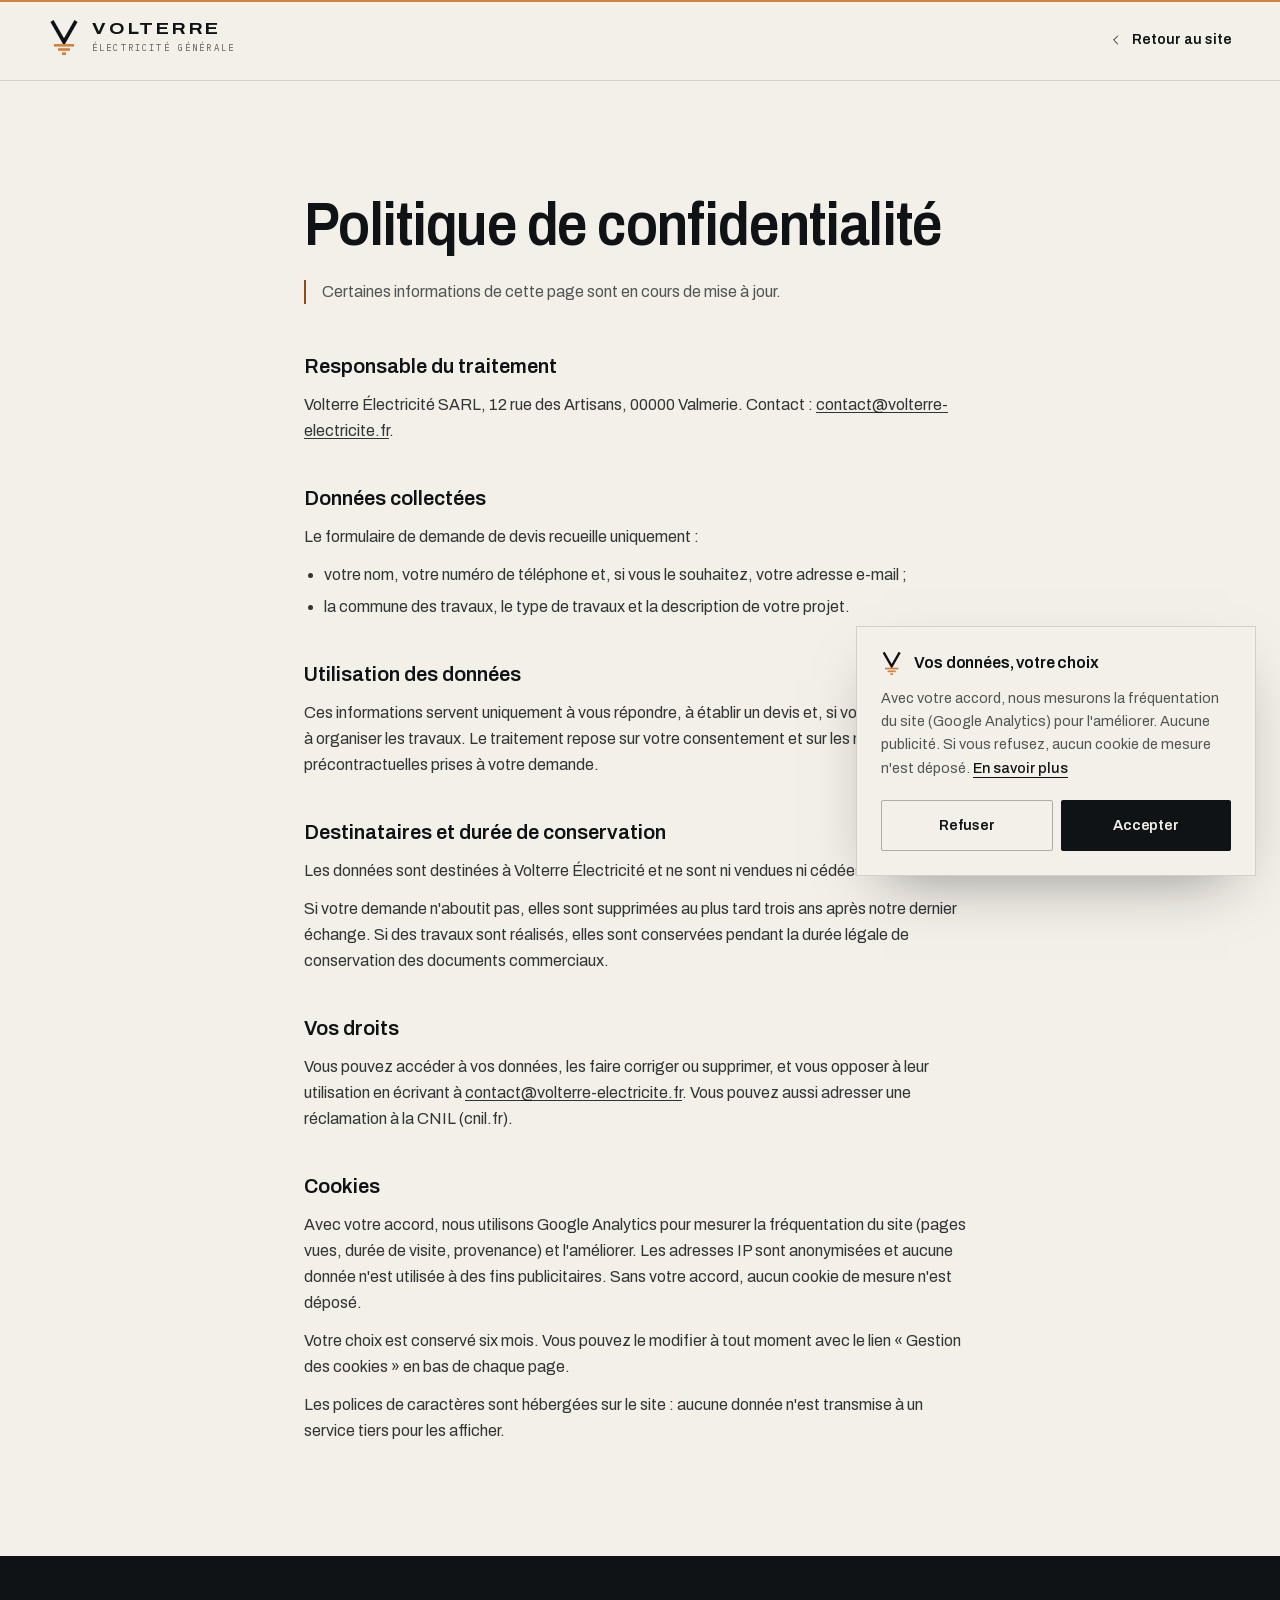
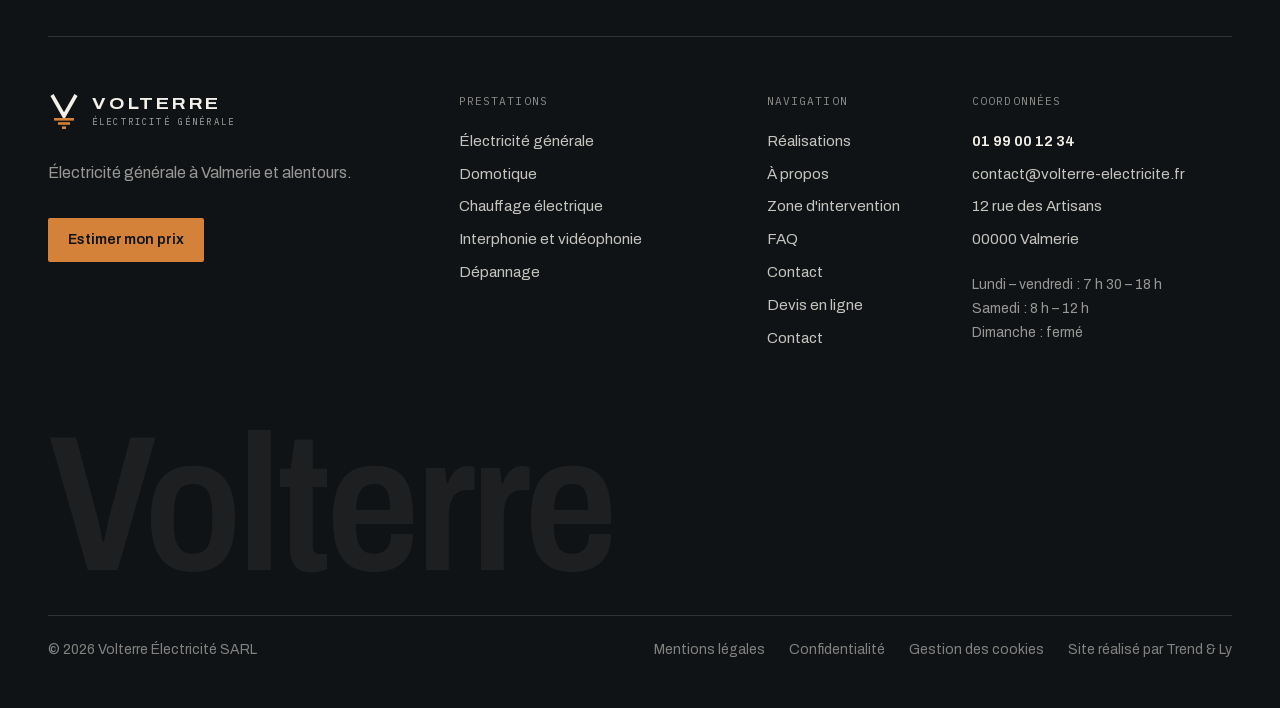
<file: confidentialite/index.html>
<!DOCTYPE html><!--1lftozwEG4_7AtTx1dsJF--><html lang="fr" class="__variable_7347c0 __variable_9f0762" style="--brand-accent:#D4813A;--brand-accent-deep:#8F4B17;--brand-ink:#101315;--brand-paper:#F3F0E9"><head><meta charSet="utf-8"/><meta name="viewport" content="width=device-width, initial-scale=1"/><link rel="stylesheet" href="/_next/static/css/a62c4e4777452416.css" data-precedence="next"/><link rel="preload" as="script" fetchPriority="low" href="/_next/static/chunks/webpack-9596d72507db0739.js"/><script src="/_next/static/chunks/4bd1b696-c023c6e3521b1417.js" async=""></script><script src="/_next/static/chunks/255-ae2f3343083aecc8.js" async=""></script><script src="/_next/static/chunks/main-app-78098fa7c3457bb3.js" async=""></script><script src="/_next/static/chunks/473-02d741b9078aa8bb.js" async=""></script><script src="/_next/static/chunks/app/layout-889916f5eceafc29.js" async=""></script><script src="/_next/static/chunks/app/confidentialite/page-dd4621adc90a3912.js" async=""></script><meta name="theme-color" content="#101315"/><title>Politique de confidentialité | Volterre</title><meta name="description" content="Données collectées par le formulaire de devis de Volterre Électricité, durée de conservation et exercice de vos droits."/><meta name="application-name" content="Volterre Électricité"/><meta name="robots" content="noindex, nofollow"/><link rel="canonical" href="https://28zaaky.github.io/confidentialite/"/><meta name="format-detection" content="telephone=no"/><meta property="og:title" content="Politique de confidentialité | Volterre"/><meta property="og:description" content="Données collectées par le formulaire de devis de Volterre Électricité, durée de conservation et exercice de vos droits."/><meta property="og:url" content="https://28zaaky.github.io/confidentialite/"/><meta property="og:site_name" content="Volterre Électricité"/><meta property="og:locale" content="fr_FR"/><meta property="og:image" content="https://28zaaky.github.io/og.jpg"/><meta property="og:image:width" content="1200"/><meta property="og:image:height" content="630"/><meta property="og:image:alt" content="Électricien en casque de chantier intervenant sur un boîtier électrique"/><meta property="og:type" content="website"/><meta name="twitter:card" content="summary_large_image"/><meta name="twitter:title" content="Politique de confidentialité | Volterre"/><meta name="twitter:description" content="Données collectées par le formulaire de devis de Volterre Électricité, durée de conservation et exercice de vos droits."/><meta name="twitter:image" content="https://28zaaky.github.io/og.jpg"/><link rel="icon" href="/icon.svg?e00b1b71662947fe" type="image/svg+xml" sizes="any"/><script>document.documentElement.classList.add('js')</script><script src="/_next/static/chunks/polyfills-42372ed130431b0a.js" noModule=""></script></head><body><div hidden=""><!--$--><!--/$--></div><div class="scroll-progress" aria-hidden="true"></div><header class="border-b border-line bg-paper"><div class="container-x flex h-20 items-center justify-between"><a href="/" aria-label="Volterre Électricité — accueil"><span class="inline-flex items-center gap-3 text-ink "><svg viewBox="0 0 32 36" class="h-9 w-auto shrink-0" aria-hidden="true" focusable="false"><path d="M4 2 16 23 28 2" fill="none" stroke="currentColor" stroke-width="3.6" stroke-linejoin="miter" stroke-miterlimit="10"></path><rect x="6" y="25" width="20" height="2.6" class="fill-accent"></rect><rect x="10" y="29.2" width="12" height="2.6" class="fill-accent"></rect><rect x="14" y="33.4" width="4" height="2.6" class="fill-accent"></rect></svg><span class="flex flex-col leading-none"><span class="text-[1.08rem] font-bold uppercase tracking-[0.16em] [font-stretch:112%]">Volterre</span><span class="mono mt-[0.4rem] text-[0.56rem] uppercase tracking-[0.24em] opacity-65">Électricité générale</span></span></span></a><a href="/" class="inline-flex items-center gap-2 text-sm font-semibold"><svg viewBox="0 0 24 24" fill="none" stroke="currentColor" stroke-width="1.5" stroke-linecap="round" stroke-linejoin="round" class="size-4" aria-hidden="true" focusable="false"><path d="m14.5 6-6 6 6 6"></path></svg>Retour au site</a></div></header><main class="bg-paper py-20 md:py-28"><article class="container-x max-w-3xl"><h1 class="h-section">Politique de confidentialité</h1><p class="mt-6 border-l-2 border-accent-deep pl-4 text-muted">Certaines informations de cette page sont en cours de mise à jour.</p><div class="legal mt-12 space-y-10 leading-relaxed text-ink/85 [&amp;_a]:underline [&amp;_a]:underline-offset-2 [&amp;_h2]:mb-3 [&amp;_h2]:text-xl [&amp;_h2]:font-semibold [&amp;_h2]:text-ink [&amp;_li]:ml-5 [&amp;_li]:list-disc [&amp;_p+p]:mt-3 [&amp;_ul]:mt-3 [&amp;_ul]:space-y-1.5"><section><h2>Responsable du traitement</h2><p>Volterre Électricité SARL<!-- -->, <!-- -->12 rue des Artisans, 00000 Valmerie<!-- -->. Contact : <a href="mailto:contact@volterre-electricite.fr">contact@volterre-electricite.fr</a>.</p></section><section><h2>Données collectées</h2><p>Le formulaire de demande de devis recueille uniquement :</p><ul><li>votre nom, votre numéro de téléphone et, si vous le souhaitez, votre adresse e-mail ;</li><li>la commune des travaux, le type de travaux et la description de votre projet.</li></ul></section><section><h2>Utilisation des données</h2><p>Ces informations servent uniquement à vous répondre, à établir un devis et, si vous le confirmez, à organiser les travaux. Le traitement repose sur votre consentement et sur les mesures précontractuelles prises à votre demande.</p></section><section><h2>Destinataires et durée de conservation</h2><p>Les données sont destinées à <!-- -->Volterre Électricité<!-- --> et ne sont ni vendues ni cédées.</p><p>Si votre demande n&#x27;aboutit pas, elles sont supprimées au plus tard trois ans après notre dernier échange. Si des travaux sont réalisés, elles sont conservées pendant la durée légale de conservation des documents commerciaux.</p></section><section><h2>Vos droits</h2><p>Vous pouvez accéder à vos données, les faire corriger ou supprimer, et vous opposer à leur utilisation en écrivant à <a href="mailto:contact@volterre-electricite.fr">contact@volterre-electricite.fr</a>. Vous pouvez aussi adresser une réclamation à la CNIL (cnil.fr).</p></section><section id="cookies" class="scroll-mt-28"><h2>Cookies</h2><p>Avec votre accord, nous utilisons <!-- -->Google Analytics<!-- --> pour mesurer la fréquentation du site (pages vues, durée de visite, provenance) et l&#x27;améliorer. Les adresses IP sont anonymisées et aucune donnée n&#x27;est utilisée à des fins publicitaires. Sans votre accord, aucun cookie de mesure n&#x27;est déposé.</p><p>Votre choix est conservé six mois. Vous pouvez le modifier à tout moment avec le lien « Gestion des cookies » en bas de chaque page.</p><p>Les polices de caractères sont hébergées sur le site : aucune donnée n&#x27;est transmise à un service tiers pour les afficher.</p></section></div></article></main><footer class="bg-ink pb-28 pt-20 text-paper md:pb-12" aria-labelledby="footer-title"><h2 id="footer-title" class="sr-only">Informations sur <!-- -->Volterre Électricité</h2><div class="container-x"><div class="grid gap-12 border-t border-line-dark pt-14 md:grid-cols-2 lg:grid-cols-12"><div class="lg:col-span-4"><span class="inline-flex items-center gap-3 text-paper "><svg viewBox="0 0 32 36" class="h-9 w-auto shrink-0" aria-hidden="true" focusable="false"><path d="M4 2 16 23 28 2" fill="none" stroke="currentColor" stroke-width="3.6" stroke-linejoin="miter" stroke-miterlimit="10"></path><rect x="6" y="25" width="20" height="2.6" class="fill-accent"></rect><rect x="10" y="29.2" width="12" height="2.6" class="fill-accent"></rect><rect x="14" y="33.4" width="4" height="2.6" class="fill-accent"></rect></svg><span class="flex flex-col leading-none"><span class="text-[1.08rem] font-bold uppercase tracking-[0.16em] [font-stretch:112%]">Volterre</span><span class="mono mt-[0.4rem] text-[0.56rem] uppercase tracking-[0.24em] opacity-65">Électricité générale</span></span></span><p class="mt-6 max-w-xs leading-relaxed text-paper/60">Électricité générale à Valmerie et alentours.</p><a href="/devis-en-ligne/" class="btn btn-accent mt-8 min-h-11 px-5 py-2.5 text-[0.9rem]">Estimer mon prix</a></div><nav aria-label="Prestations" class="lg:col-span-3"><p class="mono text-[0.7rem] uppercase tracking-[0.1em] text-paper/55">Prestations</p><ul class="mt-5 space-y-2.5 text-[0.95rem] text-paper/80"><li><a href="/electricite-generale/" class="link-rule">Électricité générale</a></li><li><a href="/domotique/" class="link-rule">Domotique</a></li><li><a href="/chauffage-electrique/" class="link-rule">Chauffage électrique</a></li><li><a href="/interphone-visiophone/" class="link-rule">Interphonie et vidéophonie</a></li><li><a href="/depannage-electrique/" class="link-rule">Dépannage</a></li></ul></nav><nav aria-label="Navigation secondaire" class="lg:col-span-2"><p class="mono text-[0.7rem] uppercase tracking-[0.1em] text-paper/55">Navigation</p><ul class="mt-5 space-y-2.5 text-[0.95rem] text-paper/80"><li><a href="/#realisations" class="link-rule">Réalisations</a></li><li><a href="/a-propos/" class="link-rule">À propos</a></li><li><a href="/#zone" class="link-rule">Zone d&#x27;intervention</a></li><li><a href="/#faq" class="link-rule">FAQ</a></li><li><a href="/contact/" class="link-rule">Contact</a></li><li><a href="/devis-en-ligne/" class="link-rule">Devis en ligne</a></li><li><a href="/contact/" class="link-rule">Contact</a></li></ul></nav><div class="lg:col-span-3"><p class="mono text-[0.7rem] uppercase tracking-[0.1em] text-paper/55">Coordonnées</p><address class="mt-5 space-y-2.5 text-[0.95rem] not-italic text-paper/80"><a href="tel:+33199001234" class="block font-semibold text-paper tabular-nums hover:text-accent">01 99 00 12 34</a><a href="mailto:contact@volterre-electricite.fr" class="link-rule block break-all">contact@volterre-electricite.fr</a><span class="block">12 rue des Artisans</span><span class="block">00000<!-- --> <!-- -->Valmerie</span></address><ul class="mt-6 space-y-1 text-sm tabular-nums text-paper/60"><li>Lundi – vendredi<!-- --> : <!-- -->7 h 30<!-- --> – <!-- -->18 h</li><li>Samedi<!-- --> : <!-- -->8 h<!-- --> – <!-- -->12 h</li><li>Dimanche : fermé</li></ul></div></div><p aria-hidden="true" class="display mt-20 select-none overflow-hidden whitespace-nowrap text-[clamp(4rem,15vw,15rem)] leading-[0.8] text-paper/[0.06]">Volterre</p><div class="mt-8 flex flex-col gap-4 border-t border-line-dark pt-6 text-sm text-paper/50 md:flex-row md:items-center md:justify-between"><p>© <!-- -->2026<!-- --> <!-- -->Volterre Électricité SARL</p><ul class="flex flex-wrap gap-x-6 gap-y-2"><li><a href="/mentions-legales/" class="link-rule">Mentions légales</a></li><li><a href="/confidentialite/" class="link-rule">Confidentialité</a></li><li><button type="button" class="link-rule">Gestion des cookies</button></li><li>Site réalisé par Trend &amp; Ly</li></ul></div></div></footer><!--$--><!--/$--><div class="wa-fab pointer-events-none fixed bottom-5 right-4 z-20 flex flex-col items-end sm:bottom-6 sm:right-6"><div id="wa-panel" role="dialog" aria-modal="false" aria-label="Discuter sur WhatsApp" inert="" style="--wait:1s" class="wa-panel mb-4 w-[min(22rem,calc(100vw-2rem))] origin-bottom-right overflow-hidden bg-paper text-ink shadow-[0_30px_70px_-24px_rgb(16_19_21/0.55)] "><div class="flex items-center gap-3 bg-[#075E54] px-5 py-4 text-white"><span class="relative grid size-11 shrink-0 place-items-center rounded-full bg-white/15 text-base font-semibold">J<span class="absolute bottom-0 right-0 size-3 rounded-full bg-[#25D366] ring-2 ring-[#075E54]"></span></span><div class="min-w-0 flex-1"><p class="truncate font-semibold leading-tight">Julien<!-- --> · <!-- -->Volterre</p><span class="inline-flex items-center gap-2.5 mt-0.5 text-xs text-white/75" aria-live="polite"><span aria-hidden="true" class="size-2 rounded-full bg-current opacity-40"></span><span aria-hidden="true" class="min-h-[1lh] transition-opacity duration-500 opacity-0">Ouvert</span></span></div><button type="button" class="grid size-9 place-items-center rounded-full transition-colors hover:bg-white/15" aria-label="Fermer"><svg viewBox="0 0 24 24" fill="none" stroke="currentColor" stroke-width="1.5" stroke-linecap="round" stroke-linejoin="round" class="size-5" aria-hidden="true" focusable="false"><path d="M6 6l12 12M18 6 6 18"></path></svg></button></div><div class="wa-chat space-y-3 px-5 py-5"><div class="min-h-[4.5rem]" aria-live="polite"><span class="inline-flex gap-1 rounded-2xl rounded-tl-sm bg-white px-4 py-3 shadow-sm" aria-label="Écrit…"><span class="wa-dot"></span><span class="wa-dot [animation-delay:150ms]"></span><span class="wa-dot [animation-delay:300ms]"></span></span></div><ul class="space-y-2" aria-label="Choisir un sujet"><li class="wa-topic" style="--i:0"><a href="/devis-en-ligne/" data-autofocus="" class="group/t flex items-center justify-between gap-3 border border-ink/10 bg-paper px-4 py-3 text-[0.92rem] font-medium transition-colors hover:border-[#25D366] hover:bg-white"><span>Estimer le prix de mes travaux<span class="mt-0.5 block text-xs font-normal text-muted">Estimateur en ligne, 2 min</span></span><svg viewBox="0 0 24 24" fill="none" stroke="currentColor" stroke-width="1.5" stroke-linecap="round" stroke-linejoin="round" class="size-4 text-[#128C7E] transition-transform duration-300 group-hover/t:translate-x-1" aria-hidden="true" focusable="false"><path d="M4.5 12h15M13.5 6l6 6-6 6"></path></svg></a></li><li class="wa-topic" style="--i:1"><a href="https://wa.me/33600000000?text=Bonjour%2C%20je%20vous%20contacte%20depuis%20votre%20site%20Volterre%20%C3%89lectricit%C3%A9.%20J&#x27;ai%20une%20panne%20%C3%A9lectrique%20%3A%20" target="_blank" rel="noopener noreferrer" class="group/t flex items-center justify-between gap-3 border border-ink/10 bg-paper px-4 py-3 text-[0.92rem] font-medium transition-colors hover:border-[#25D366] hover:bg-white"><span>Signaler une panne</span><svg viewBox="0 0 24 24" fill="none" stroke="currentColor" stroke-width="1.5" stroke-linecap="round" stroke-linejoin="round" class="size-4 text-[#128C7E] transition-transform duration-300 group-hover/t:translate-x-1" aria-hidden="true" focusable="false"><path d="M4.5 12h15M13.5 6l6 6-6 6"></path></svg></a></li><li class="wa-topic" style="--i:2"><a href="https://wa.me/33600000000?text=Bonjour%2C%20je%20vous%20contacte%20depuis%20votre%20site%20Volterre%20%C3%89lectricit%C3%A9." target="_blank" rel="noopener noreferrer" class="group/t flex items-center justify-between gap-3 border border-ink/10 bg-paper px-4 py-3 text-[0.92rem] font-medium transition-colors hover:border-[#25D366] hover:bg-white"><span>Poser une question</span><svg viewBox="0 0 24 24" fill="none" stroke="currentColor" stroke-width="1.5" stroke-linecap="round" stroke-linejoin="round" class="size-4 text-[#128C7E] transition-transform duration-300 group-hover/t:translate-x-1" aria-hidden="true" focusable="false"><path d="M4.5 12h15M13.5 6l6 6-6 6"></path></svg></a></li></ul></div><a href="https://wa.me/33600000000?text=Bonjour%2C%20je%20vous%20contacte%20depuis%20votre%20site%20Volterre%20%C3%89lectricit%C3%A9." target="_blank" rel="noopener noreferrer" class="flex items-center justify-center gap-2.5 bg-[#25D366] px-5 py-3.5 font-semibold text-white transition-colors hover:bg-[#1ebe5b]"><svg viewBox="0 0 24 24" class="size-5" fill="currentColor" aria-hidden="true"><path d="M17.472 14.382c-.297-.149-1.758-.867-2.03-.967-.273-.099-.471-.148-.67.15-.197.297-.767.966-.94 1.164-.173.199-.347.223-.644.075-.297-.15-1.255-.463-2.39-1.475-.883-.788-1.48-1.761-1.653-2.059-.173-.297-.018-.458.13-.606.134-.133.298-.347.446-.52.149-.174.198-.298.298-.497.099-.198.05-.371-.025-.52-.075-.149-.669-1.612-.916-2.207-.242-.579-.487-.5-.669-.51-.173-.008-.371-.01-.57-.01-.198 0-.52.074-.792.372-.272.297-1.04 1.016-1.04 2.479 0 1.462 1.065 2.875 1.213 3.074.149.198 2.096 3.2 5.077 4.487.709.306 1.262.489 1.694.625.712.227 1.36.195 1.871.118.571-.085 1.758-.719 2.006-1.413.248-.694.248-1.289.173-1.413-.074-.124-.272-.198-.57-.347m-5.421 7.403h-.004a9.87 9.87 0 0 1-5.031-1.378l-.361-.214-3.741.982.998-3.648-.235-.374a9.86 9.86 0 0 1-1.51-5.26c.001-5.45 4.436-9.884 9.888-9.884 2.64 0 5.122 1.03 6.988 2.898a9.825 9.825 0 0 1 2.893 6.994c-.003 5.45-4.437 9.884-9.885 9.884m8.413-18.297A11.815 11.815 0 0 0 12.05 0C5.495 0 .16 5.335.157 11.892c0 2.096.547 4.142 1.588 5.945L.057 24l6.305-1.654a11.882 11.882 0 0 0 5.683 1.448h.005c6.554 0 11.89-5.335 11.893-11.893a11.821 11.821 0 0 0-3.48-8.413Z"></path></svg>Ouvrir WhatsApp</a></div><div class="group pointer-events-auto flex items-center"><span aria-hidden="true" class="pointer-events-none mr-3 hidden translate-x-2 whitespace-nowrap bg-ink px-3.5 py-2 text-[0.85rem] font-semibold text-paper opacity-0 shadow-[0_12px_30px_-12px_rgb(16_19_21/0.6)] transition-[opacity,transform] duration-500 ease-[var(--ease-out-expo)] md:block group-hover:translate-x-0 group-hover:opacity-100">Une question ? Écrivez-nous</span><button type="button" aria-expanded="false" aria-controls="wa-panel" aria-label="Nous écrire sur WhatsApp" class="wa-launcher relative grid size-14 place-items-center rounded-full bg-[#25D366] text-white shadow-[0_14px_34px_-10px_rgb(18_140_70/0.65)]"><span aria-hidden="true" class="wa-ring absolute inset-0 rounded-full border-2 border-[#25D366]"></span><span class="wa-icon absolute "><svg viewBox="0 0 24 24" class="size-7" fill="currentColor" aria-hidden="true"><path d="M17.472 14.382c-.297-.149-1.758-.867-2.03-.967-.273-.099-.471-.148-.67.15-.197.297-.767.966-.94 1.164-.173.199-.347.223-.644.075-.297-.15-1.255-.463-2.39-1.475-.883-.788-1.48-1.761-1.653-2.059-.173-.297-.018-.458.13-.606.134-.133.298-.347.446-.52.149-.174.198-.298.298-.497.099-.198.05-.371-.025-.52-.075-.149-.669-1.612-.916-2.207-.242-.579-.487-.5-.669-.51-.173-.008-.371-.01-.57-.01-.198 0-.52.074-.792.372-.272.297-1.04 1.016-1.04 2.479 0 1.462 1.065 2.875 1.213 3.074.149.198 2.096 3.2 5.077 4.487.709.306 1.262.489 1.694.625.712.227 1.36.195 1.871.118.571-.085 1.758-.719 2.006-1.413.248-.694.248-1.289.173-1.413-.074-.124-.272-.198-.57-.347m-5.421 7.403h-.004a9.87 9.87 0 0 1-5.031-1.378l-.361-.214-3.741.982.998-3.648-.235-.374a9.86 9.86 0 0 1-1.51-5.26c.001-5.45 4.436-9.884 9.888-9.884 2.64 0 5.122 1.03 6.988 2.898a9.825 9.825 0 0 1 2.893 6.994c-.003 5.45-4.437 9.884-9.885 9.884m8.413-18.297A11.815 11.815 0 0 0 12.05 0C5.495 0 .16 5.335.157 11.892c0 2.096.547 4.142 1.588 5.945L.057 24l6.305-1.654a11.882 11.882 0 0 0 5.683 1.448h.005c6.554 0 11.89-5.335 11.893-11.893a11.821 11.821 0 0 0-3.48-8.413Z"></path></svg></span><span class="wa-icon absolute is-hidden"><svg viewBox="0 0 24 24" fill="none" stroke="currentColor" stroke-width="1.5" stroke-linecap="round" stroke-linejoin="round" class="size-6" aria-hidden="true" focusable="false"><path d="M6 6l12 12M18 6 6 18"></path></svg></span></button></div></div><script>(function () {
  var d = document, root = d.documentElement;
  var SEL = "[data-reveal],[data-draw]";
  var EASE = "cubic-bezier(0.16, 1, 0.3, 1)";
  var reduce = window.matchMedia && window.matchMedia("(prefers-reduced-motion: reduce)").matches;
  var done = new WeakSet();

  function delayOf(el) {
    var v = parseFloat(getComputedStyle(el).getPropertyValue("--reveal-delay"));
    return isNaN(v) ? 0 : v;
  }
  function show(el) {
    if (done.has(el)) return;
    done.add(el);
    if (!el.animate) return;
    var delay = delayOf(el);
    if (el.hasAttribute("data-draw")) {
      el.animate([{ transform: "scaleX(0)" }, { transform: "scaleX(1)" }],
        { duration: 1400, delay: delay, easing: EASE, fill: "both" });
      return;
    }
    el.animate([{ opacity: 0, transform: "translateY(24px)" }, { opacity: 1, transform: "none" }],
      { duration: 900, delay: delay, easing: EASE, fill: "both" });
    var imgs = el.querySelectorAll("img");
    for (var i = 0; i < imgs.length; i++) {
      imgs[i].animate([{ transform: "scale(1.08)" }, { transform: "none" }],
        { duration: 1500, delay: delay, easing: EASE, fill: "both" });
    }
  }

  if (reduce || !("IntersectionObserver" in window)) {
    root.classList.add("reveal-off");
    return;
  }
  var io = new IntersectionObserver(function (entries) {
    for (var i = 0; i < entries.length; i++) {
      if (entries[i].isIntersecting) { show(entries[i].target); io.unobserve(entries[i].target); }
    }
  }, { rootMargin: "0px 0px -5% 0px", threshold: 0.06 });

  function watch(node) {
    if (node.nodeType !== 1) return;
    if (node.matches(SEL)) observe(node);
    var list = node.querySelectorAll(SEL);
    for (var i = 0; i < list.length; i++) observe(list[i]);
  }
  function observe(el) {
    if (done.has(el)) return;
    // Already scrolled past (anchor jump, restored scroll): show at once.
    if (el.getBoundingClientRect().bottom < 0) {
      done.add(el);
      el.animate(el.hasAttribute("data-draw") ? [{ transform: "scaleX(1)" }] : [{ opacity: 1, transform: "none" }],
        { duration: 0, fill: "both" });
      return;
    }
    io.observe(el);
  }
  watch(d.body);
  new MutationObserver(function (ms) {
    for (var i = 0; i < ms.length; i++)
      for (var j = 0; j < ms[i].addedNodes.length; j++) watch(ms[i].addedNodes[j]);
  }).observe(d.body, { childList: true, subtree: true });
})();</script><script src="/_next/static/chunks/webpack-9596d72507db0739.js" id="_R_" async=""></script><script>(self.__next_f=self.__next_f||[]).push([0])</script><script>self.__next_f.push([1,"1:\"$Sreact.fragment\"\n2:I[9766,[],\"\"]\n3:I[8924,[],\"\"]\n4:I[6932,[\"473\",\"static/chunks/473-02d741b9078aa8bb.js\",\"177\",\"static/chunks/app/layout-889916f5eceafc29.js\"],\"WhatsAppButton\"]\na:I[7150,[],\"\"]\n:HL[\"/_next/static/css/a62c4e4777452416.css\",\"style\"]\n5:T958,"])</script><script>self.__next_f.push([1,"(function () {\n  var d = document, root = d.documentElement;\n  var SEL = \"[data-reveal],[data-draw]\";\n  var EASE = \"cubic-bezier(0.16, 1, 0.3, 1)\";\n  var reduce = window.matchMedia \u0026\u0026 window.matchMedia(\"(prefers-reduced-motion: reduce)\").matches;\n  var done = new WeakSet();\n\n  function delayOf(el) {\n    var v = parseFloat(getComputedStyle(el).getPropertyValue(\"--reveal-delay\"));\n    return isNaN(v) ? 0 : v;\n  }\n  function show(el) {\n    if (done.has(el)) return;\n    done.add(el);\n    if (!el.animate) return;\n    var delay = delayOf(el);\n    if (el.hasAttribute(\"data-draw\")) {\n      el.animate([{ transform: \"scaleX(0)\" }, { transform: \"scaleX(1)\" }],\n        { duration: 1400, delay: delay, easing: EASE, fill: \"both\" });\n      return;\n    }\n    el.animate([{ opacity: 0, transform: \"translateY(24px)\" }, { opacity: 1, transform: \"none\" }],\n      { duration: 900, delay: delay, easing: EASE, fill: \"both\" });\n    var imgs = el.querySelectorAll(\"img\");\n    for (var i = 0; i \u003c imgs.length; i++) {\n      imgs[i].animate([{ transform: \"scale(1.08)\" }, { transform: \"none\" }],\n        { duration: 1500, delay: delay, easing: EASE, fill: \"both\" });\n    }\n  }\n\n  if (reduce || !(\"IntersectionObserver\" in window)) {\n    root.classList.add(\"reveal-off\");\n    return;\n  }\n  var io = new IntersectionObserver(function (entries) {\n    for (var i = 0; i \u003c entries.length; i++) {\n      if (entries[i].isIntersecting) { show(entries[i].target); io.unobserve(entries[i].target); }\n    }\n  }, { rootMargin: \"0px 0px -5% 0px\", threshold: 0.06 });\n\n  function watch(node) {\n    if (node.nodeType !== 1) return;\n    if (node.matches(SEL)) observe(node);\n    var list = node.querySelectorAll(SEL);\n    for (var i = 0; i \u003c list.length; i++) observe(list[i]);\n  }\n  function observe(el) {\n    if (done.has(el)) return;\n    // Already scrolled past (anchor jump, restored scroll): show at once.\n    if (el.getBoundingClientRect().bottom \u003c 0) {\n      done.add(el);\n      el.animate(el.hasAttribute(\"data-draw\") ? [{ transform: \"scaleX(1)\" }] : [{ opacity: 1, transform: \"none\" }],\n        { duration: 0, fill: \"both\" });\n      return;\n    }\n    io.observe(el);\n  }\n  watch(d.body);\n  new MutationObserver(function (ms) {\n    for (var i = 0; i \u003c ms.length; i++)\n      for (var j = 0; j \u003c ms[i].addedNodes.length; j++) watch(ms[i].addedNodes[j]);\n  }).observe(d.body, { childList: true, subtree: true });\n})();"])</script><script>self.__next_f.push([1,"0:{\"P\":null,\"b\":\"1lftozwEG4_7AtTx1dsJF\",\"p\":\"\",\"c\":[\"\",\"confidentialite\",\"\"],\"i\":false,\"f\":[[[\"\",{\"children\":[\"confidentialite\",{\"children\":[\"__PAGE__\",{}]}]},\"$undefined\",\"$undefined\",true],[\"\",[\"$\",\"$1\",\"c\",{\"children\":[[[\"$\",\"link\",\"0\",{\"rel\":\"stylesheet\",\"href\":\"/_next/static/css/a62c4e4777452416.css\",\"precedence\":\"next\",\"crossOrigin\":\"$undefined\",\"nonce\":\"$undefined\"}]],[\"$\",\"html\",null,{\"lang\":\"fr\",\"className\":\"__variable_7347c0 __variable_9f0762\",\"style\":{\"--brand-accent\":\"#D4813A\",\"--brand-accent-deep\":\"#8F4B17\",\"--brand-ink\":\"#101315\",\"--brand-paper\":\"#F3F0E9\"},\"suppressHydrationWarning\":true,\"children\":[[\"$\",\"head\",null,{\"children\":[\"$\",\"script\",null,{\"dangerouslySetInnerHTML\":{\"__html\":\"document.documentElement.classList.add('js')\"}}]}],[\"$\",\"body\",null,{\"children\":[[\"$\",\"div\",null,{\"className\":\"scroll-progress\",\"aria-hidden\":\"true\"}],[\"$\",\"$L2\",null,{\"parallelRouterKey\":\"children\",\"error\":\"$undefined\",\"errorStyles\":\"$undefined\",\"errorScripts\":\"$undefined\",\"template\":[\"$\",\"$L3\",null,{}],\"templateStyles\":\"$undefined\",\"templateScripts\":\"$undefined\",\"notFound\":[[\"$\",\"main\",null,{\"className\":\"flex min-h-[100svh] flex-col justify-between bg-ink py-10 text-paper\",\"children\":[[\"$\",\"div\",null,{\"className\":\"container-x\",\"children\":[\"$\",\"a\",null,{\"href\":\"/\",\"aria-label\":\"Volterre Électricité — accueil\",\"children\":[\"$\",\"span\",null,{\"className\":\"inline-flex items-center gap-3 text-paper \",\"children\":[[\"$\",\"svg\",null,{\"viewBox\":\"0 0 32 36\",\"className\":\"h-9 w-auto shrink-0\",\"aria-hidden\":\"true\",\"focusable\":\"false\",\"children\":[[\"$\",\"path\",null,{\"d\":\"M4 2 16 23 28 2\",\"fill\":\"none\",\"stroke\":\"currentColor\",\"strokeWidth\":\"3.6\",\"strokeLinejoin\":\"miter\",\"strokeMiterlimit\":\"10\"}],[\"$\",\"rect\",null,{\"x\":\"6\",\"y\":\"25\",\"width\":\"20\",\"height\":\"2.6\",\"className\":\"fill-accent\"}],[\"$\",\"rect\",null,{\"x\":\"10\",\"y\":\"29.2\",\"width\":\"12\",\"height\":\"2.6\",\"className\":\"fill-accent\"}],[\"$\",\"rect\",null,{\"x\":\"14\",\"y\":\"33.4\",\"width\":\"4\",\"height\":\"2.6\",\"className\":\"fill-accent\"}]]}],[\"$\",\"span\",null,{\"className\":\"flex flex-col leading-none\",\"children\":[[\"$\",\"span\",null,{\"className\":\"text-[1.08rem] font-bold uppercase tracking-[0.16em] [font-stretch:112%]\",\"children\":\"Volterre\"}],[\"$\",\"span\",null,{\"className\":\"mono mt-[0.4rem] text-[0.56rem] uppercase tracking-[0.24em] opacity-65\",\"children\":\"Électricité générale\"}]]}]]}]}]}],[\"$\",\"div\",null,{\"className\":\"container-x\",\"children\":[[\"$\",\"p\",null,{\"className\":\"mono text-sm text-accent\",\"children\":\"Erreur 404\"}],[\"$\",\"h1\",null,{\"className\":\"display mt-6 text-[clamp(3rem,2rem+5vw,6rem)]\",\"children\":\"Cette page n'existe pas.\"}],[\"$\",\"div\",null,{\"className\":\"mt-10 flex flex-col gap-3 sm:flex-row\",\"children\":[[\"$\",\"a\",null,{\"href\":\"/\",\"className\":\"btn btn-accent\",\"children\":\"Retour à l'accueil\"}],[\"$\",\"a\",null,{\"href\":\"tel:+33199001234\",\"className\":\"btn btn-ghost-light\",\"children\":\"Appeler l'entreprise\"}]]}]]}],[\"$\",\"div\",null,{}]]}],[]],\"forbidden\":\"$undefined\",\"unauthorized\":\"$undefined\"}],[\"$\",\"$L4\",null,{}],[\"$\",\"script\",null,{\"dangerouslySetInnerHTML\":{\"__html\":\"$5\"}}],\"$L6\"]}]]}]]}],{\"children\":[\"confidentialite\",\"$L7\",{\"children\":[\"__PAGE__\",\"$L8\",{},null,false]},null,false]},null,false],\"$L9\",false]],\"m\":\"$undefined\",\"G\":[\"$a\",[]],\"s\":false,\"S\":true}\n"])</script><script>self.__next_f.push([1,"b:I[2735,[\"473\",\"static/chunks/473-02d741b9078aa8bb.js\",\"177\",\"static/chunks/app/layout-889916f5eceafc29.js\"],\"CookieBanner\"]\nc:I[2013,[\"473\",\"static/chunks/473-02d741b9078aa8bb.js\",\"177\",\"static/chunks/app/layout-889916f5eceafc29.js\"],\"Analytics\"]\n10:I[4431,[],\"ViewportBoundary\"]\n12:I[4431,[],\"MetadataBoundary\"]\n13:\"$Sreact.suspense\"\n6:[[\"$\",\"$Lb\",null,{}],[\"$\",\"$Lc\",null,{}]]\n7:[\"$\",\"$1\",\"c\",{\"children\":[null,[\"$\",\"$L2\",null,{\"parallelRouterKey\":\"children\",\"error\":\"$undefined\",\"errorStyles\":\"$undefined\",\"errorScripts\":\"$undefined\",\"template\":[\"$\",\"$L3\",null,{}],\"templateStyles\":\"$undefined\",\"templateScripts\":\"$undefined\",\"notFound\":\"$undefined\",\"forbidden\":\"$undefined\",\"unauthorized\":\"$undefined\"}]]}]\n"])</script><script>self.__next_f.push([1,"8:[\"$\",\"$1\",\"c\",{\"children\":[[[\"$\",\"header\",null,{\"className\":\"border-b border-line bg-paper\",\"children\":[\"$\",\"div\",null,{\"className\":\"container-x flex h-20 items-center justify-between\",\"children\":[[\"$\",\"a\",null,{\"href\":\"/\",\"aria-label\":\"Volterre Électricité — accueil\",\"children\":[\"$\",\"span\",null,{\"className\":\"inline-flex items-center gap-3 text-ink \",\"children\":[[\"$\",\"svg\",null,{\"viewBox\":\"0 0 32 36\",\"className\":\"h-9 w-auto shrink-0\",\"aria-hidden\":\"true\",\"focusable\":\"false\",\"children\":[[\"$\",\"path\",null,{\"d\":\"M4 2 16 23 28 2\",\"fill\":\"none\",\"stroke\":\"currentColor\",\"strokeWidth\":\"3.6\",\"strokeLinejoin\":\"miter\",\"strokeMiterlimit\":\"10\"}],[\"$\",\"rect\",null,{\"x\":\"6\",\"y\":\"25\",\"width\":\"20\",\"height\":\"2.6\",\"className\":\"fill-accent\"}],[\"$\",\"rect\",null,{\"x\":\"10\",\"y\":\"29.2\",\"width\":\"12\",\"height\":\"2.6\",\"className\":\"fill-accent\"}],[\"$\",\"rect\",null,{\"x\":\"14\",\"y\":\"33.4\",\"width\":\"4\",\"height\":\"2.6\",\"className\":\"fill-accent\"}]]}],[\"$\",\"span\",null,{\"className\":\"flex flex-col leading-none\",\"children\":[[\"$\",\"span\",null,{\"className\":\"text-[1.08rem] font-bold uppercase tracking-[0.16em] [font-stretch:112%]\",\"children\":\"Volterre\"}],[\"$\",\"span\",null,{\"className\":\"mono mt-[0.4rem] text-[0.56rem] uppercase tracking-[0.24em] opacity-65\",\"children\":\"Électricité générale\"}]]}]]}]}],[\"$\",\"a\",null,{\"href\":\"/\",\"className\":\"inline-flex items-center gap-2 text-sm font-semibold\",\"children\":[[\"$\",\"svg\",null,{\"viewBox\":\"0 0 24 24\",\"fill\":\"none\",\"stroke\":\"currentColor\",\"strokeWidth\":1.5,\"strokeLinecap\":\"round\",\"strokeLinejoin\":\"round\",\"className\":\"size-4\",\"aria-hidden\":true,\"role\":\"$undefined\",\"aria-label\":\"$undefined\",\"focusable\":\"false\",\"children\":[\"$\",\"path\",null,{\"d\":\"m14.5 6-6 6 6 6\"}]}],\"Retour au site\"]}]]}]}],[\"$\",\"main\",null,{\"className\":\"bg-paper py-20 md:py-28\",\"children\":[\"$\",\"article\",null,{\"className\":\"container-x max-w-3xl\",\"children\":[[\"$\",\"h1\",null,{\"className\":\"h-section\",\"children\":\"Politique de confidentialité\"}],null,[\"$\",\"p\",null,{\"className\":\"mt-6 border-l-2 border-accent-deep pl-4 text-muted\",\"children\":\"Certaines informations de cette page sont en cours de mise à jour.\"}],[\"$\",\"div\",null,{\"className\":\"legal mt-12 space-y-10 leading-relaxed text-ink/85 [\u0026_a]:underline [\u0026_a]:underline-offset-2 [\u0026_h2]:mb-3 [\u0026_h2]:text-xl [\u0026_h2]:font-semibold [\u0026_h2]:text-ink [\u0026_li]:ml-5 [\u0026_li]:list-disc [\u0026_p+p]:mt-3 [\u0026_ul]:mt-3 [\u0026_ul]:space-y-1.5\",\"children\":[[\"$\",\"section\",null,{\"children\":[[\"$\",\"h2\",null,{\"children\":\"Responsable du traitement\"}],[\"$\",\"p\",null,{\"children\":[\"Volterre Électricité SARL\",\", \",\"12 rue des Artisans, 00000 Valmerie\",\". Contact : \",[\"$\",\"a\",null,{\"href\":\"mailto:contact@volterre-electricite.fr\",\"children\":\"contact@volterre-electricite.fr\"}],\".\"]}]]}],[\"$\",\"section\",null,{\"children\":[[\"$\",\"h2\",null,{\"children\":\"Données collectées\"}],[\"$\",\"p\",null,{\"children\":\"Le formulaire de demande de devis recueille uniquement :\"}],[\"$\",\"ul\",null,{\"children\":[[\"$\",\"li\",null,{\"children\":\"votre nom, votre numéro de téléphone et, si vous le souhaitez, votre adresse e-mail ;\"}],[\"$\",\"li\",null,{\"children\":\"la commune des travaux, le type de travaux et la description de votre projet.\"}]]}]]}],[\"$\",\"section\",null,{\"children\":[[\"$\",\"h2\",null,{\"children\":\"Utilisation des données\"}],[\"$\",\"p\",null,{\"children\":\"Ces informations servent uniquement à vous répondre, à établir un devis et, si vous le confirmez, à organiser les travaux. Le traitement repose sur votre consentement et sur les mesures précontractuelles prises à votre demande.\"}]]}],[\"$\",\"section\",null,{\"children\":[[\"$\",\"h2\",null,{\"children\":\"Destinataires et durée de conservation\"}],[\"$\",\"p\",null,{\"children\":[\"Les données sont destinées à \",\"Volterre Électricité\",\" et ne sont ni vendues ni cédées.\",null]}],[\"$\",\"p\",null,{\"children\":\"Si votre demande n'aboutit pas, elles sont supprimées au plus tard trois ans après notre dernier échange. Si des travaux sont réalisés, elles sont conservées pendant la durée légale de conservation des documents commerciaux.\"}]]}],[\"$\",\"section\",null,{\"children\":[[\"$\",\"h2\",null,{\"children\":\"Vos droits\"}],[\"$\",\"p\",null,{\"children\":[\"Vous pouvez accéder à vos données, les faire corriger ou supprimer, et vous opposer à leur utilisation en écrivant à \",[\"$\",\"a\",null,{\"href\":\"mailto:contact@volterre-electricite.fr\",\"children\":\"contact@volterre-electricite.fr\"}],\". Vous pouvez aussi adresser une réclamation à la CNIL (cnil.fr).\"]}]]}],\"$Ld\"]}]]}]}],\"$Le\"],null,\"$Lf\"]}]\n"])</script><script>self.__next_f.push([1,"9:[\"$\",\"$1\",\"h\",{\"children\":[null,[[\"$\",\"$L10\",null,{\"children\":\"$L11\"}],null],[\"$\",\"$L12\",null,{\"children\":[\"$\",\"div\",null,{\"hidden\":true,\"children\":[\"$\",\"$13\",null,{\"fallback\":null,\"children\":\"$L14\"}]}]}]]}]\n"])</script><script>self.__next_f.push([1,"1a:I[4431,[],\"OutletBoundary\"]\n1c:I[5278,[],\"AsyncMetadataOutlet\"]\n"])</script><script>self.__next_f.push([1,"d:[\"$\",\"section\",null,{\"id\":\"cookies\",\"className\":\"scroll-mt-28\",\"children\":[[\"$\",\"h2\",null,{\"children\":\"Cookies\"}],[[\"$\",\"p\",null,{\"children\":[\"Avec votre accord, nous utilisons \",\"Google Analytics\",\" pour mesurer la fréquentation du site (pages vues, durée de visite, provenance) et l'améliorer. Les adresses IP sont anonymisées et aucune donnée n'est utilisée à des fins publicitaires. Sans votre accord, aucun cookie de mesure n'est déposé.\"]}],[\"$\",\"p\",null,{\"children\":\"Votre choix est conservé six mois. Vous pouvez le modifier à tout moment avec le lien « Gestion des cookies » en bas de chaque page.\"}]],[\"$\",\"p\",null,{\"children\":\"Les polices de caractères sont hébergées sur le site : aucune donnée n'est transmise à un service tiers pour les afficher.\"}]]}]\n"])</script><script>self.__next_f.push([1,"e:[\"$\",\"footer\",null,{\"className\":\"bg-ink pb-28 pt-20 text-paper md:pb-12\",\"aria-labelledby\":\"footer-title\",\"children\":[[\"$\",\"h2\",null,{\"id\":\"footer-title\",\"className\":\"sr-only\",\"children\":[\"Informations sur \",\"Volterre Électricité\"]}],[\"$\",\"div\",null,{\"className\":\"container-x\",\"children\":[[\"$\",\"div\",null,{\"className\":\"grid gap-12 border-t border-line-dark pt-14 md:grid-cols-2 lg:grid-cols-12\",\"children\":[[\"$\",\"div\",null,{\"className\":\"lg:col-span-4\",\"children\":[[\"$\",\"span\",null,{\"className\":\"inline-flex items-center gap-3 text-paper \",\"children\":[[\"$\",\"svg\",null,{\"viewBox\":\"0 0 32 36\",\"className\":\"h-9 w-auto shrink-0\",\"aria-hidden\":\"true\",\"focusable\":\"false\",\"children\":[[\"$\",\"path\",null,{\"d\":\"M4 2 16 23 28 2\",\"fill\":\"none\",\"stroke\":\"currentColor\",\"strokeWidth\":\"3.6\",\"strokeLinejoin\":\"miter\",\"strokeMiterlimit\":\"10\"}],[\"$\",\"rect\",null,{\"x\":\"6\",\"y\":\"25\",\"width\":\"20\",\"height\":\"2.6\",\"className\":\"fill-accent\"}],[\"$\",\"rect\",null,{\"x\":\"10\",\"y\":\"29.2\",\"width\":\"12\",\"height\":\"2.6\",\"className\":\"fill-accent\"}],[\"$\",\"rect\",null,{\"x\":\"14\",\"y\":\"33.4\",\"width\":\"4\",\"height\":\"2.6\",\"className\":\"fill-accent\"}]]}],[\"$\",\"span\",null,{\"className\":\"flex flex-col leading-none\",\"children\":[[\"$\",\"span\",null,{\"className\":\"text-[1.08rem] font-bold uppercase tracking-[0.16em] [font-stretch:112%]\",\"children\":\"Volterre\"}],[\"$\",\"span\",null,{\"className\":\"mono mt-[0.4rem] text-[0.56rem] uppercase tracking-[0.24em] opacity-65\",\"children\":\"Électricité générale\"}]]}]]}],[\"$\",\"p\",null,{\"className\":\"mt-6 max-w-xs leading-relaxed text-paper/60\",\"children\":\"Électricité générale à Valmerie et alentours.\"}],[\"$\",\"a\",null,{\"href\":\"/devis-en-ligne/\",\"className\":\"btn btn-accent mt-8 min-h-11 px-5 py-2.5 text-[0.9rem]\",\"children\":\"Estimer mon prix\"}]]}],[\"$\",\"nav\",null,{\"aria-label\":\"Prestations\",\"className\":\"lg:col-span-3\",\"children\":[[\"$\",\"p\",null,{\"className\":\"mono text-[0.7rem] uppercase tracking-[0.1em] text-paper/55\",\"children\":\"Prestations\"}],[\"$\",\"ul\",null,{\"className\":\"mt-5 space-y-2.5 text-[0.95rem] text-paper/80\",\"children\":[[\"$\",\"li\",\"electricite-generale\",{\"children\":[\"$\",\"a\",null,{\"href\":\"/electricite-generale/\",\"className\":\"link-rule\",\"children\":\"Électricité générale\"}]}],[\"$\",\"li\",\"domotique\",{\"children\":[\"$\",\"a\",null,{\"href\":\"/domotique/\",\"className\":\"link-rule\",\"children\":\"Domotique\"}]}],[\"$\",\"li\",\"chauffage-electrique\",{\"children\":[\"$\",\"a\",null,{\"href\":\"/chauffage-electrique/\",\"className\":\"link-rule\",\"children\":\"Chauffage électrique\"}]}],[\"$\",\"li\",\"interphone-visiophone\",{\"children\":[\"$\",\"a\",null,{\"href\":\"/interphone-visiophone/\",\"className\":\"link-rule\",\"children\":\"Interphonie et vidéophonie\"}]}],[\"$\",\"li\",\"depannage-electrique\",{\"children\":[\"$\",\"a\",null,{\"href\":\"/depannage-electrique/\",\"className\":\"link-rule\",\"children\":\"Dépannage\"}]}]]}]]}],[\"$\",\"nav\",null,{\"aria-label\":\"Navigation secondaire\",\"className\":\"lg:col-span-2\",\"children\":[[\"$\",\"p\",null,{\"className\":\"mono text-[0.7rem] uppercase tracking-[0.1em] text-paper/55\",\"children\":\"Navigation\"}],[\"$\",\"ul\",null,{\"className\":\"mt-5 space-y-2.5 text-[0.95rem] text-paper/80\",\"children\":[[[\"$\",\"li\",\"/#realisations\",{\"children\":[\"$\",\"a\",null,{\"href\":\"/#realisations\",\"className\":\"link-rule\",\"children\":\"Réalisations\"}]}],[\"$\",\"li\",\"/a-propos/\",{\"children\":[\"$\",\"a\",null,{\"href\":\"/a-propos/\",\"className\":\"link-rule\",\"children\":\"À propos\"}]}],[\"$\",\"li\",\"/#zone\",{\"children\":[\"$\",\"a\",null,{\"href\":\"/#zone\",\"className\":\"link-rule\",\"children\":\"Zone d'intervention\"}]}],[\"$\",\"li\",\"/#faq\",{\"children\":[\"$\",\"a\",null,{\"href\":\"/#faq\",\"className\":\"link-rule\",\"children\":\"FAQ\"}]}],[\"$\",\"li\",\"/contact/\",{\"children\":[\"$\",\"a\",null,{\"href\":\"/contact/\",\"className\":\"link-rule\",\"children\":\"Contact\"}]}]],[\"$\",\"li\",null,{\"children\":[\"$\",\"a\",null,{\"href\":\"/devis-en-ligne/\",\"className\":\"link-rule\",\"children\":\"Devis en ligne\"}]}],[\"$\",\"li\",null,{\"children\":[\"$\",\"a\",null,{\"href\":\"/contact/\",\"className\":\"link-rule\",\"children\":\"Contact\"}]}]]}]]}],[\"$\",\"div\",null,{\"className\":\"lg:col-span-3\",\"children\":[[\"$\",\"p\",null,{\"className\":\"mono text-[0.7rem] uppercase tracking-[0.1em] text-paper/55\",\"children\":\"Coordonnées\"}],[\"$\",\"address\",null,{\"className\":\"mt-5 space-y-2.5 text-[0.95rem] not-italic text-paper/80\",\"children\":[[\"$\",\"a\",null,{\"href\":\"tel:+33199001234\",\"className\":\"block font-semibold text-paper tabular-nums hover:text-accent\",\"children\":\"01 99 00 12 34\"}],[\"$\",\"a\",null,{\"href\":\"mailto:contact@volterre-electricite.fr\",\"className\":\"link-rule block break-all\",\"children\":\"contact@volterre-electricite.fr\"}],\"$L15\",\"$L16\"]}],\"$L17\",false]}]]}],\"$L18\",\"$L19\"]}]]}]\n"])</script><script>self.__next_f.push([1,"f:[\"$\",\"$L1a\",null,{\"children\":[\"$L1b\",[\"$\",\"$L1c\",null,{\"promise\":\"$@1d\"}]]}]\n"])</script><script>self.__next_f.push([1,"1e:I[471,[\"475\",\"static/chunks/app/confidentialite/page-dd4621adc90a3912.js\"],\"ConsentLink\"]\n15:[\"$\",\"span\",null,{\"className\":\"block\",\"children\":\"12 rue des Artisans\"}]\n16:[\"$\",\"span\",null,{\"className\":\"block\",\"children\":[\"00000\",\" \",\"Valmerie\"]}]\n17:[\"$\",\"ul\",null,{\"className\":\"mt-6 space-y-1 text-sm tabular-nums text-paper/60\",\"children\":[[[\"$\",\"li\",\"Lundi – vendredi\",{\"children\":[\"Lundi – vendredi\",\" : \",\"7 h 30\",\" – \",\"18 h\"]}],[\"$\",\"li\",\"Samedi\",{\"children\":[\"Samedi\",\" : \",\"8 h\",\" – \",\"12 h\"]}]],[\"$\",\"li\",null,{\"children\":\"Dimanche : fermé\"}]]}]\n18:[\"$\",\"p\",null,{\"aria-hidden\":\"true\",\"className\":\"display mt-20 select-none overflow-hidden whitespace-nowrap text-[clamp(4rem,15vw,15rem)] leading-[0.8] text-paper/[0.06]\",\"children\":\"Volterre\"}]\n"])</script><script>self.__next_f.push([1,"19:[\"$\",\"div\",null,{\"className\":\"mt-8 flex flex-col gap-4 border-t border-line-dark pt-6 text-sm text-paper/50 md:flex-row md:items-center md:justify-between\",\"children\":[[\"$\",\"p\",null,{\"children\":[\"© \",2026,\" \",\"Volterre Électricité SARL\"]}],[\"$\",\"ul\",null,{\"className\":\"flex flex-wrap gap-x-6 gap-y-2\",\"children\":[[\"$\",\"li\",null,{\"children\":[\"$\",\"a\",null,{\"href\":\"/mentions-legales/\",\"className\":\"link-rule\",\"children\":\"Mentions légales\"}]}],[\"$\",\"li\",null,{\"children\":[\"$\",\"a\",null,{\"href\":\"/confidentialite/\",\"className\":\"link-rule\",\"children\":\"Confidentialité\"}]}],[\"$\",\"li\",null,{\"children\":[\"$\",\"$L1e\",null,{\"className\":\"link-rule\"}]}],[\"$\",\"li\",null,{\"children\":\"Site réalisé par Trend \u0026 Ly\"}]]}]]}]\n"])</script><script>self.__next_f.push([1,"11:[[\"$\",\"meta\",\"0\",{\"charSet\":\"utf-8\"}],[\"$\",\"meta\",\"1\",{\"name\":\"viewport\",\"content\":\"width=device-width, initial-scale=1\"}],[\"$\",\"meta\",\"2\",{\"name\":\"theme-color\",\"content\":\"#101315\"}]]\n"])</script><script>self.__next_f.push([1,"1b:null\n"])</script><script>self.__next_f.push([1,"1f:I[622,[],\"IconMark\"]\n"])</script><script>self.__next_f.push([1,"1d:{\"metadata\":[[\"$\",\"title\",\"0\",{\"children\":\"Politique de confidentialité | Volterre\"}],[\"$\",\"meta\",\"1\",{\"name\":\"description\",\"content\":\"Données collectées par le formulaire de devis de Volterre Électricité, durée de conservation et exercice de vos droits.\"}],[\"$\",\"meta\",\"2\",{\"name\":\"application-name\",\"content\":\"Volterre Électricité\"}],[\"$\",\"meta\",\"3\",{\"name\":\"robots\",\"content\":\"noindex, nofollow\"}],[\"$\",\"link\",\"4\",{\"rel\":\"canonical\",\"href\":\"https://28zaaky.github.io/confidentialite/\"}],[\"$\",\"meta\",\"5\",{\"name\":\"format-detection\",\"content\":\"telephone=no\"}],[\"$\",\"meta\",\"6\",{\"property\":\"og:title\",\"content\":\"Politique de confidentialité | Volterre\"}],[\"$\",\"meta\",\"7\",{\"property\":\"og:description\",\"content\":\"Données collectées par le formulaire de devis de Volterre Électricité, durée de conservation et exercice de vos droits.\"}],[\"$\",\"meta\",\"8\",{\"property\":\"og:url\",\"content\":\"https://28zaaky.github.io/confidentialite/\"}],[\"$\",\"meta\",\"9\",{\"property\":\"og:site_name\",\"content\":\"Volterre Électricité\"}],[\"$\",\"meta\",\"10\",{\"property\":\"og:locale\",\"content\":\"fr_FR\"}],[\"$\",\"meta\",\"11\",{\"property\":\"og:image\",\"content\":\"https://28zaaky.github.io/og.jpg\"}],[\"$\",\"meta\",\"12\",{\"property\":\"og:image:width\",\"content\":\"1200\"}],[\"$\",\"meta\",\"13\",{\"property\":\"og:image:height\",\"content\":\"630\"}],[\"$\",\"meta\",\"14\",{\"property\":\"og:image:alt\",\"content\":\"Électricien en casque de chantier intervenant sur un boîtier électrique\"}],[\"$\",\"meta\",\"15\",{\"property\":\"og:type\",\"content\":\"website\"}],[\"$\",\"meta\",\"16\",{\"name\":\"twitter:card\",\"content\":\"summary_large_image\"}],[\"$\",\"meta\",\"17\",{\"name\":\"twitter:title\",\"content\":\"Politique de confidentialité | Volterre\"}],[\"$\",\"meta\",\"18\",{\"name\":\"twitter:description\",\"content\":\"Données collectées par le formulaire de devis de Volterre Électricité, durée de conservation et exercice de vos droits.\"}],[\"$\",\"meta\",\"19\",{\"name\":\"twitter:image\",\"content\":\"https://28zaaky.github.io/og.jpg\"}],[\"$\",\"link\",\"20\",{\"rel\":\"icon\",\"href\":\"/icon.svg?e00b1b71662947fe\",\"type\":\"image/svg+xml\",\"sizes\":\"any\"}],[\"$\",\"$L1f\",\"21\",{}]],\"error\":null,\"digest\":\"$undefined\"}\n"])</script><script>self.__next_f.push([1,"14:\"$1d:metadata\"\n"])</script></body></html>
</file>
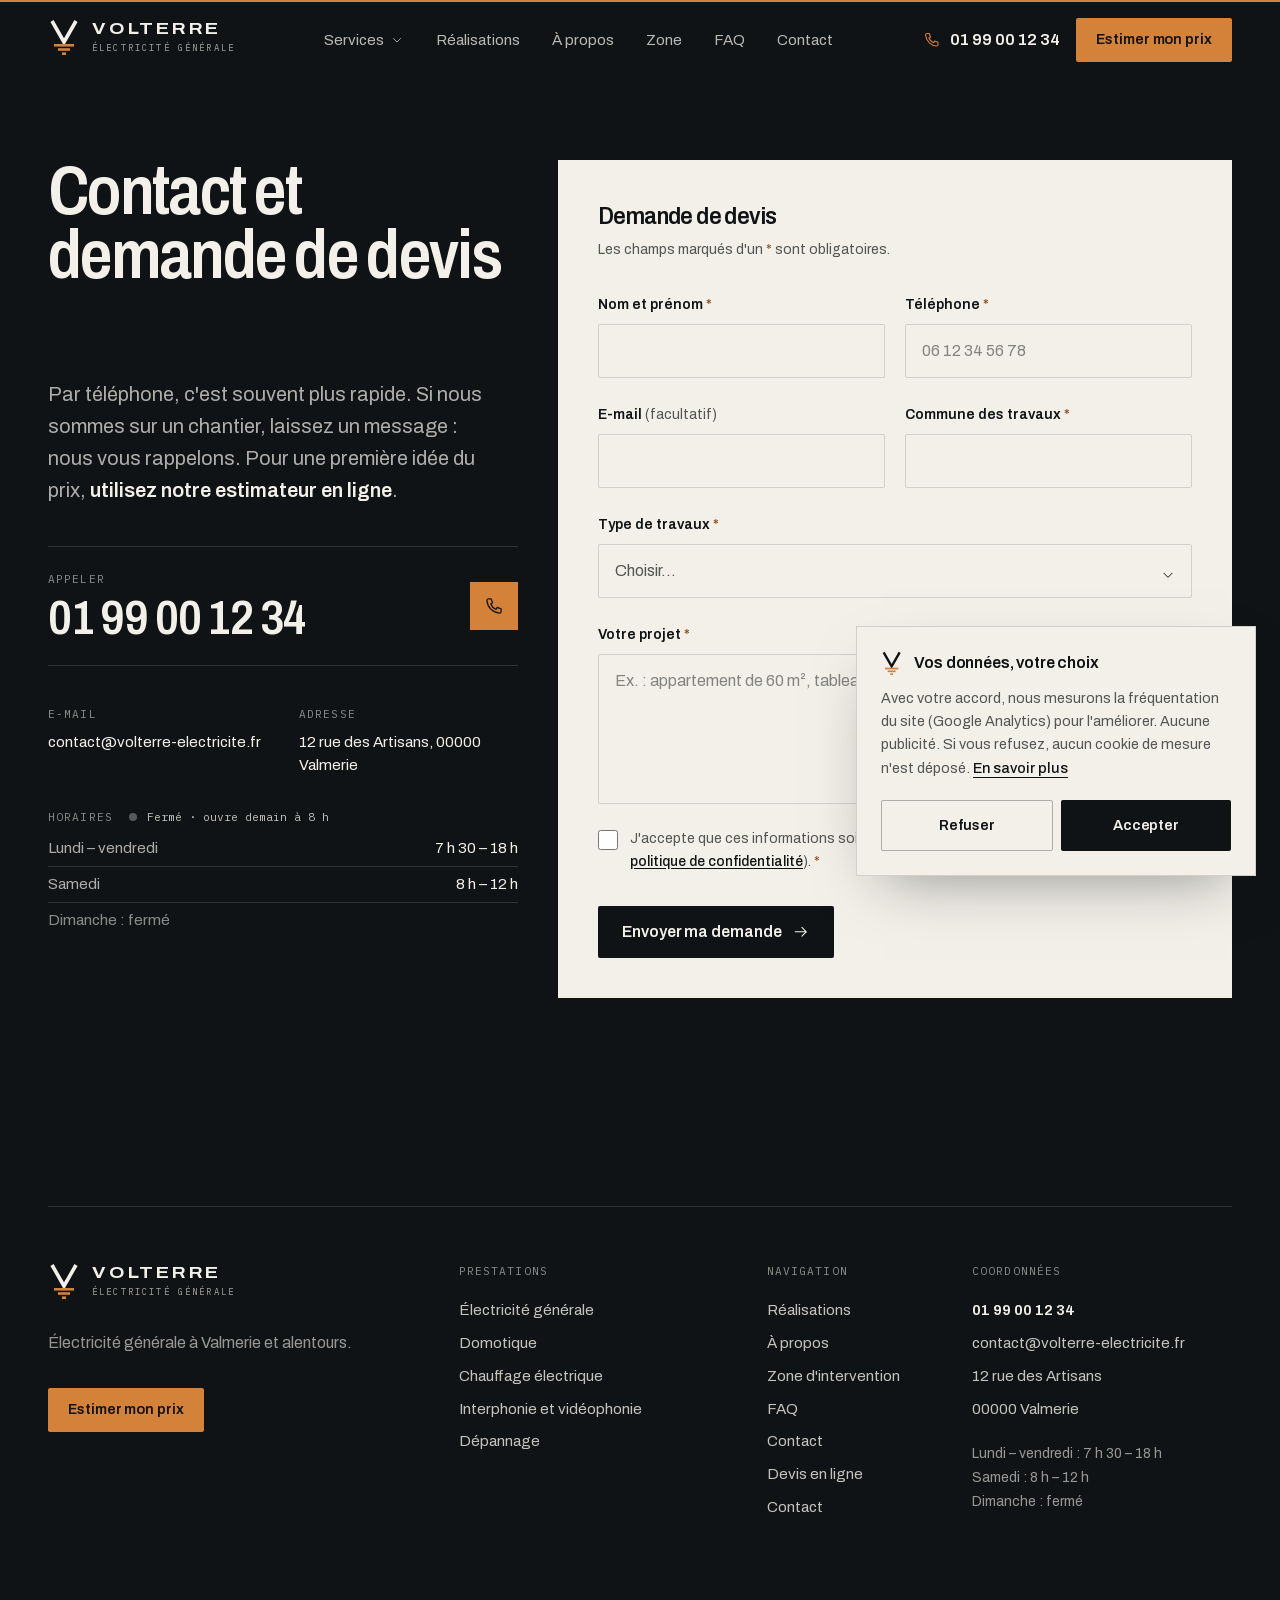
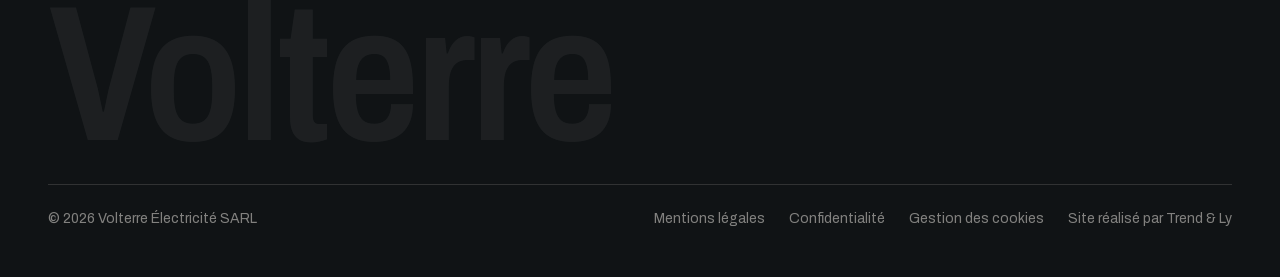
<file: contact/index.html>
<!DOCTYPE html><!--1lftozwEG4_7AtTx1dsJF--><html lang="fr" class="__variable_7347c0 __variable_9f0762" style="--brand-accent:#D4813A;--brand-accent-deep:#8F4B17;--brand-ink:#101315;--brand-paper:#F3F0E9"><head><meta charSet="utf-8"/><meta name="viewport" content="width=device-width, initial-scale=1"/><link rel="stylesheet" href="/_next/static/css/a62c4e4777452416.css" data-precedence="next"/><link rel="preload" as="script" fetchPriority="low" href="/_next/static/chunks/webpack-9596d72507db0739.js"/><script src="/_next/static/chunks/4bd1b696-c023c6e3521b1417.js" async=""></script><script src="/_next/static/chunks/255-ae2f3343083aecc8.js" async=""></script><script src="/_next/static/chunks/main-app-78098fa7c3457bb3.js" async=""></script><script src="/_next/static/chunks/473-02d741b9078aa8bb.js" async=""></script><script src="/_next/static/chunks/app/layout-889916f5eceafc29.js" async=""></script><script src="/_next/static/chunks/672-979b9b837da42988.js" async=""></script><script src="/_next/static/chunks/app/contact/page-3e805088220cd532.js" async=""></script><meta name="theme-color" content="#101315"/><title>Contact et devis, électricien à Valmerie | Volterre</title><meta name="description" content="Contactez Volterre Électricité par téléphone, par e-mail ou avec le formulaire de demande de devis. Intervention à Valmerie et dans un rayon de 25 km."/><meta name="application-name" content="Volterre Électricité"/><meta name="robots" content="noindex, nofollow"/><link rel="canonical" href="https://28zaaky.github.io/contact/"/><meta name="format-detection" content="telephone=no"/><meta property="og:title" content="Contact et devis, électricien à Valmerie | Volterre"/><meta property="og:description" content="Contactez Volterre Électricité par téléphone, par e-mail ou avec le formulaire de demande de devis. Intervention à Valmerie et dans un rayon de 25 km."/><meta property="og:url" content="https://28zaaky.github.io/contact/"/><meta property="og:site_name" content="Volterre Électricité"/><meta property="og:locale" content="fr_FR"/><meta property="og:image" content="https://28zaaky.github.io/og/tableau-electrique.jpg"/><meta property="og:image:width" content="1200"/><meta property="og:image:height" content="630"/><meta property="og:image:alt" content="Tableau électrique avec disjoncteurs repérés"/><meta property="og:type" content="website"/><meta name="twitter:card" content="summary_large_image"/><meta name="twitter:title" content="Contact et devis, électricien à Valmerie | Volterre"/><meta name="twitter:description" content="Contactez Volterre Électricité par téléphone, par e-mail ou avec le formulaire de demande de devis. Intervention à Valmerie et dans un rayon de 25 km."/><meta name="twitter:image" content="https://28zaaky.github.io/og/tableau-electrique.jpg"/><link rel="icon" href="/icon.svg?e00b1b71662947fe" type="image/svg+xml" sizes="any"/><script>document.documentElement.classList.add('js')</script><script src="/_next/static/chunks/polyfills-42372ed130431b0a.js" noModule=""></script></head><body><div hidden=""><!--$--><!--/$--></div><div class="scroll-progress" aria-hidden="true"></div><a href="#contenu" class="sr-only focus:not-sr-only focus:fixed focus:left-4 focus:top-4 focus:z-50 focus:bg-paper focus:px-4 focus:py-3 focus:text-ink">Aller au contenu</a><header class="site-header fixed inset-x-0 top-0 z-40 transition-[transform,background-color,border-color,color] duration-500 ease-[var(--ease-out-expo)] translate-y-0 border-b border-transparent text-paper"><div class="container-x flex h-[4.5rem] items-center justify-between gap-6 lg:h-20"><a href="/" class="shrink-0" aria-label="Volterre Électricité — accueil"><span class="inline-flex items-center gap-3 text-paper "><svg viewBox="0 0 32 36" class="h-9 w-auto shrink-0" aria-hidden="true" focusable="false"><path d="M4 2 16 23 28 2" fill="none" stroke="currentColor" stroke-width="3.6" stroke-linejoin="miter" stroke-miterlimit="10"></path><rect x="6" y="25" width="20" height="2.6" class="fill-accent"></rect><rect x="10" y="29.2" width="12" height="2.6" class="fill-accent"></rect><rect x="14" y="33.4" width="4" height="2.6" class="fill-accent"></rect></svg><span class="flex flex-col leading-none"><span class="text-[1.08rem] font-bold uppercase tracking-[0.16em] [font-stretch:112%]">Volterre</span><span class="mono mt-[0.4rem] text-[0.56rem] uppercase tracking-[0.24em] opacity-65">Électricité générale</span></span></span></a><nav aria-label="Navigation principale" class="hidden lg:block"><ul class="flex items-center gap-6 text-[0.95rem] xl:gap-8"><li class="relative"><button type="button" aria-expanded="false" aria-controls="services-menu" class="inline-flex items-center gap-1.5 link-rule py-1 transition-opacity opacity-75 hover:opacity-100">Services<svg viewBox="0 0 24 24" fill="none" stroke="currentColor" stroke-width="1.5" stroke-linecap="round" stroke-linejoin="round" class="size-3.5 transition-transform duration-300 rotate-90" aria-hidden="true" focusable="false"><path d="m9.5 6 6 6-6 6"></path></svg></button></li><li><a href="/#realisations" class="link-rule py-1 transition-opacity opacity-75 hover:opacity-100">Réalisations</a></li><li><a href="/a-propos/" class="link-rule py-1 transition-opacity opacity-75 hover:opacity-100">À propos</a></li><li><a href="/#zone" class="link-rule py-1 transition-opacity opacity-75 hover:opacity-100">Zone</a></li><li><a href="/#faq" class="link-rule py-1 transition-opacity opacity-75 hover:opacity-100">FAQ</a></li><li><a href="/contact/" class="link-rule py-1 transition-opacity opacity-75 hover:opacity-100">Contact</a></li></ul></nav><div class="flex items-center gap-2 sm:gap-4"><a href="tel:+33199001234" class="hidden items-center gap-2.5 font-semibold tabular-nums md:inline-flex lg:hidden xl:inline-flex" aria-label="Appeler le 01 99 00 12 34"><svg viewBox="0 0 24 24" fill="none" stroke="currentColor" stroke-width="1.5" stroke-linecap="round" stroke-linejoin="round" class="size-[1.1rem] text-accent" aria-hidden="true" focusable="false"><path d="M5.5 3.5h3l1.8 4.6-2.3 1.5a11.5 11.5 0 0 0 6.4 6.4l1.5-2.3 4.6 1.8v3a2 2 0 0 1-2 2A16.5 16.5 0 0 1 3.5 5.5a2 2 0 0 1 2-2Z"></path></svg>01 99 00 12 34</a><a href="/devis-en-ligne/" class="btn btn-accent hidden min-h-11 px-5 py-2.5 text-[0.9rem] sm:inline-flex">Estimer mon prix</a><button type="button" aria-expanded="false" aria-controls="mobile-menu" class="-mr-2 grid size-11 place-items-center lg:hidden"><span class="sr-only">Ouvrir le menu</span><svg viewBox="0 0 24 24" fill="none" stroke="currentColor" stroke-width="1.5" stroke-linecap="round" stroke-linejoin="round" class="size-6" aria-hidden="true" focusable="false"><path d="M4 9h16M4 15h16"></path></svg></button></div></div><div id="services-menu" inert="" class="mega absolute inset-x-0 top-full hidden text-ink lg:grid "><div class="overflow-hidden"><div class="mega-inner border-b border-line bg-paper shadow-[0_30px_50px_-36px_rgb(16_19_21/0.4)]"><div class="container-x grid grid-cols-12 gap-10 py-8"><ol class="col-span-7 border-t border-line xl:col-span-6"><li class="mega-item" style="--i:0"><a href="/electricite-generale/" class="group relative flex items-center gap-5 border-b border-line py-3.5 pl-1 pr-2 transition-[padding,background-color] duration-500 ease-[var(--ease-out-expo)] hover:bg-paper-2 hover:pl-4 focus-visible:bg-paper-2 focus-visible:pl-4 aria-[current=page]:pl-4"><span aria-hidden="true" class="absolute inset-y-0 left-0 w-[2px] origin-top bg-accent-deep transition-transform duration-500 ease-[var(--ease-out-expo)] group-hover:scale-y-100 group-focus-visible:scale-y-100 scale-y-0"></span><span class="mono w-6 shrink-0 text-xs text-accent-deep">01</span><span class="flex-1 text-[1.1rem] font-semibold tracking-[-0.01em]">Électricité générale</span><svg viewBox="0 0 24 24" fill="none" stroke="currentColor" stroke-width="1.5" stroke-linecap="round" stroke-linejoin="round" class="size-4 shrink-0 -translate-x-2 text-accent-deep opacity-0 transition-[opacity,transform] duration-500 ease-[var(--ease-out-expo)] group-hover:translate-x-0 group-hover:opacity-100 group-focus-visible:translate-x-0 group-focus-visible:opacity-100" aria-hidden="true" focusable="false"><path d="M4.5 12h15M13.5 6l6 6-6 6"></path></svg></a></li><li class="mega-item" style="--i:1"><a href="/domotique/" class="group relative flex items-center gap-5 border-b border-line py-3.5 pl-1 pr-2 transition-[padding,background-color] duration-500 ease-[var(--ease-out-expo)] hover:bg-paper-2 hover:pl-4 focus-visible:bg-paper-2 focus-visible:pl-4 aria-[current=page]:pl-4"><span aria-hidden="true" class="absolute inset-y-0 left-0 w-[2px] origin-top bg-accent-deep transition-transform duration-500 ease-[var(--ease-out-expo)] group-hover:scale-y-100 group-focus-visible:scale-y-100 scale-y-0"></span><span class="mono w-6 shrink-0 text-xs text-accent-deep">02</span><span class="flex-1 text-[1.1rem] font-semibold tracking-[-0.01em]">Domotique</span><svg viewBox="0 0 24 24" fill="none" stroke="currentColor" stroke-width="1.5" stroke-linecap="round" stroke-linejoin="round" class="size-4 shrink-0 -translate-x-2 text-accent-deep opacity-0 transition-[opacity,transform] duration-500 ease-[var(--ease-out-expo)] group-hover:translate-x-0 group-hover:opacity-100 group-focus-visible:translate-x-0 group-focus-visible:opacity-100" aria-hidden="true" focusable="false"><path d="M4.5 12h15M13.5 6l6 6-6 6"></path></svg></a></li><li class="mega-item" style="--i:2"><a href="/chauffage-electrique/" class="group relative flex items-center gap-5 border-b border-line py-3.5 pl-1 pr-2 transition-[padding,background-color] duration-500 ease-[var(--ease-out-expo)] hover:bg-paper-2 hover:pl-4 focus-visible:bg-paper-2 focus-visible:pl-4 aria-[current=page]:pl-4"><span aria-hidden="true" class="absolute inset-y-0 left-0 w-[2px] origin-top bg-accent-deep transition-transform duration-500 ease-[var(--ease-out-expo)] group-hover:scale-y-100 group-focus-visible:scale-y-100 scale-y-0"></span><span class="mono w-6 shrink-0 text-xs text-accent-deep">03</span><span class="flex-1 text-[1.1rem] font-semibold tracking-[-0.01em]">Chauffage électrique</span><svg viewBox="0 0 24 24" fill="none" stroke="currentColor" stroke-width="1.5" stroke-linecap="round" stroke-linejoin="round" class="size-4 shrink-0 -translate-x-2 text-accent-deep opacity-0 transition-[opacity,transform] duration-500 ease-[var(--ease-out-expo)] group-hover:translate-x-0 group-hover:opacity-100 group-focus-visible:translate-x-0 group-focus-visible:opacity-100" aria-hidden="true" focusable="false"><path d="M4.5 12h15M13.5 6l6 6-6 6"></path></svg></a></li><li class="mega-item" style="--i:3"><a href="/interphone-visiophone/" class="group relative flex items-center gap-5 border-b border-line py-3.5 pl-1 pr-2 transition-[padding,background-color] duration-500 ease-[var(--ease-out-expo)] hover:bg-paper-2 hover:pl-4 focus-visible:bg-paper-2 focus-visible:pl-4 aria-[current=page]:pl-4"><span aria-hidden="true" class="absolute inset-y-0 left-0 w-[2px] origin-top bg-accent-deep transition-transform duration-500 ease-[var(--ease-out-expo)] group-hover:scale-y-100 group-focus-visible:scale-y-100 scale-y-0"></span><span class="mono w-6 shrink-0 text-xs text-accent-deep">04</span><span class="flex-1 text-[1.1rem] font-semibold tracking-[-0.01em]">Interphonie et vidéophonie</span><svg viewBox="0 0 24 24" fill="none" stroke="currentColor" stroke-width="1.5" stroke-linecap="round" stroke-linejoin="round" class="size-4 shrink-0 -translate-x-2 text-accent-deep opacity-0 transition-[opacity,transform] duration-500 ease-[var(--ease-out-expo)] group-hover:translate-x-0 group-hover:opacity-100 group-focus-visible:translate-x-0 group-focus-visible:opacity-100" aria-hidden="true" focusable="false"><path d="M4.5 12h15M13.5 6l6 6-6 6"></path></svg></a></li><li class="mega-item" style="--i:4"><a href="/depannage-electrique/" class="group relative flex items-center gap-5 border-b border-line py-3.5 pl-1 pr-2 transition-[padding,background-color] duration-500 ease-[var(--ease-out-expo)] hover:bg-paper-2 hover:pl-4 focus-visible:bg-paper-2 focus-visible:pl-4 aria-[current=page]:pl-4"><span aria-hidden="true" class="absolute inset-y-0 left-0 w-[2px] origin-top bg-accent-deep transition-transform duration-500 ease-[var(--ease-out-expo)] group-hover:scale-y-100 group-focus-visible:scale-y-100 scale-y-0"></span><span class="mono w-6 shrink-0 text-xs text-accent-deep">05</span><span class="flex-1 text-[1.1rem] font-semibold tracking-[-0.01em]">Dépannage</span><svg viewBox="0 0 24 24" fill="none" stroke="currentColor" stroke-width="1.5" stroke-linecap="round" stroke-linejoin="round" class="size-4 shrink-0 -translate-x-2 text-accent-deep opacity-0 transition-[opacity,transform] duration-500 ease-[var(--ease-out-expo)] group-hover:translate-x-0 group-hover:opacity-100 group-focus-visible:translate-x-0 group-focus-visible:opacity-100" aria-hidden="true" focusable="false"><path d="M4.5 12h15M13.5 6l6 6-6 6"></path></svg></a></li></ol><div class="col-span-4 col-start-9 flex flex-col justify-end gap-3 pb-1 text-sm"><a href="/#prestations" class="link-rule self-start text-muted hover:text-ink">Toutes les prestations</a><a href="/devis-en-ligne/" class="inline-flex items-center gap-2 self-start font-semibold"><span class="link-rule">Estimer le prix de mes travaux</span><svg viewBox="0 0 24 24" fill="none" stroke="currentColor" stroke-width="1.5" stroke-linecap="round" stroke-linejoin="round" class="size-4 text-accent-deep" aria-hidden="true" focusable="false"><path d="M4.5 12h15M13.5 6l6 6-6 6"></path></svg></a></div></div></div></div></div></header><div id="mobile-menu" class="fixed inset-0 z-30 flex flex-col overflow-y-auto bg-ink text-paper transition-[opacity,visibility] duration-500 ease-[var(--ease-out-expo)] lg:hidden invisible opacity-0" aria-hidden="true" inert=""><nav aria-label="Navigation mobile" class="container-x flex-1 pb-6 pt-28"><ul><li class="border-b border-line-dark"><button type="button" aria-expanded="false" aria-controls="mobile-services" class="flex w-full items-center justify-between py-4 text-left"><span class="display text-[2rem]">Services</span><svg viewBox="0 0 24 24" fill="none" stroke="currentColor" stroke-width="1.5" stroke-linecap="round" stroke-linejoin="round" class="size-6 transition-transform duration-300 " aria-hidden="true" focusable="false"><path d="M12 5v14M5 12h14"></path></svg></button><ul id="mobile-services" hidden="" class="pb-4"><li><a href="/electricite-generale/" class="flex items-baseline gap-4 py-2.5 text-[1.05rem] text-paper/85"><span class="mono w-5 text-xs text-accent">01</span>Électricité générale</a></li><li><a href="/domotique/" class="flex items-baseline gap-4 py-2.5 text-[1.05rem] text-paper/85"><span class="mono w-5 text-xs text-accent">02</span>Domotique</a></li><li><a href="/chauffage-electrique/" class="flex items-baseline gap-4 py-2.5 text-[1.05rem] text-paper/85"><span class="mono w-5 text-xs text-accent">03</span>Chauffage électrique</a></li><li><a href="/interphone-visiophone/" class="flex items-baseline gap-4 py-2.5 text-[1.05rem] text-paper/85"><span class="mono w-5 text-xs text-accent">04</span>Interphonie et vidéophonie</a></li><li><a href="/depannage-electrique/" class="flex items-baseline gap-4 py-2.5 text-[1.05rem] text-paper/85"><span class="mono w-5 text-xs text-accent">05</span>Dépannage</a></li></ul></li><li class="border-b border-line-dark"><a href="/#realisations" class="block py-4"><span class="display text-[2rem]">Réalisations</span></a></li><li class="border-b border-line-dark"><a href="/a-propos/" class="block py-4"><span class="display text-[2rem]">À propos</span></a></li><li class="border-b border-line-dark"><a href="/#zone" class="block py-4"><span class="display text-[2rem]">Zone d&#x27;intervention</span></a></li><li class="border-b border-line-dark"><a href="/#faq" class="block py-4"><span class="display text-[2rem]">FAQ</span></a></li><li class="border-b border-line-dark"><a href="/contact/" class="block py-4"><span class="display text-[2rem]">Contact</span></a></li></ul></nav><div class="container-x space-y-3 pb-10 pt-2"><a href="tel:+33199001234" class="btn btn-accent w-full text-base"><svg viewBox="0 0 24 24" fill="none" stroke="currentColor" stroke-width="1.5" stroke-linecap="round" stroke-linejoin="round" class="size-5" aria-hidden="true" focusable="false"><path d="M5.5 3.5h3l1.8 4.6-2.3 1.5a11.5 11.5 0 0 0 6.4 6.4l1.5-2.3 4.6 1.8v3a2 2 0 0 1-2 2A16.5 16.5 0 0 1 3.5 5.5a2 2 0 0 1 2-2Z"></path></svg> Appeler le <!-- -->01 99 00 12 34</a><a href="/devis-en-ligne/" class="btn btn-ghost-light w-full">Estimer mon prix</a></div></div><main id="contenu"><section id="devis" class="relative bg-ink pb-20 pt-28 text-paper md:pb-32 lg:pt-40" aria-labelledby="contact-title"><div class="container-x grid gap-10 lg:grid-cols-12 lg:gap-x-10 lg:gap-y-0"><h1 id="contact-title" class="display text-[clamp(2.2rem,1.5rem+3.4vw,4.4rem)] lg:col-span-5 lg:row-start-1" data-reveal="true">Contact et demande de devis</h1><div class="order-last lg:order-none lg:col-span-5 lg:row-start-2"><p class="lead max-w-md text-paper/70 lg:mt-6" data-reveal="true" style="--reveal-delay:140">Par téléphone, c&#x27;est souvent plus rapide. Si nous sommes sur un chantier, laissez un message : nous vous rappelons<!-- -->.<!-- --> <!-- -->Pour une première idée du prix,<!-- --> <a href="/devis-en-ligne/" class="link-rule font-semibold text-paper">utilisez notre estimateur en ligne</a>.</p><a href="tel:+33199001234" class="group mt-10 flex items-center justify-between gap-4 border-y border-line-dark py-6 transition-colors hover:border-accent" data-reveal="true" style="--reveal-delay:200"><span><span class="mono block text-[0.7rem] uppercase tracking-[0.1em] text-paper/55">Appeler</span><span class="display mt-2 block text-[clamp(2rem,1.4rem+2.4vw,3rem)] tabular-nums group-hover:text-accent">01 99 00 12 34</span></span><span class="grid size-12 shrink-0 place-items-center bg-accent text-ink transition-transform duration-300 group-hover:-rotate-12"><svg viewBox="0 0 24 24" fill="none" stroke="currentColor" stroke-width="1.5" stroke-linecap="round" stroke-linejoin="round" class="size-5" aria-hidden="true" focusable="false"><path d="M5.5 3.5h3l1.8 4.6-2.3 1.5a11.5 11.5 0 0 0 6.4 6.4l1.5-2.3 4.6 1.8v3a2 2 0 0 1-2 2A16.5 16.5 0 0 1 3.5 5.5a2 2 0 0 1 2-2Z"></path></svg></span></a><dl class="mt-10 grid gap-8 text-[0.95rem] sm:grid-cols-2 lg:grid-cols-1 xl:grid-cols-2" data-reveal="true" style="--reveal-delay:260"><div><dt class="mono text-[0.7rem] uppercase tracking-[0.1em] text-paper/55">E-mail</dt><dd class="mt-2"><a href="mailto:contact@volterre-electricite.fr" class="link-rule break-all">contact@volterre-electricite.fr</a></dd></div><div><dt class="mono text-[0.7rem] uppercase tracking-[0.1em] text-paper/55">Adresse</dt><dd class="mt-2 not-italic">12 rue des Artisans, 00000 Valmerie</dd></div><div class="sm:col-span-2 lg:col-span-1 xl:col-span-2"><dt class="mono flex flex-wrap items-center gap-x-4 gap-y-2 text-[0.7rem] uppercase tracking-[0.1em] text-paper/55">Horaires<span class="inline-flex items-center gap-2.5 normal-case tracking-normal text-paper/80" aria-live="polite"><span aria-hidden="true" class="size-2 rounded-full bg-current opacity-40"></span><span aria-hidden="true" class="min-h-[1lh] transition-opacity duration-500 opacity-0">Ouvert</span></span></dt><dd class="mt-3"><ul class="space-y-1.5"><li class="flex justify-between gap-6 border-b border-line-dark pb-1.5 tabular-nums"><span class="text-paper/70">Lundi – vendredi</span><span>7 h 30<!-- --> – <!-- -->18 h</span></li><li class="flex justify-between gap-6 border-b border-line-dark pb-1.5 tabular-nums"><span class="text-paper/70">Samedi</span><span>8 h<!-- --> – <!-- -->12 h</span></li><li class="text-paper/55">Dimanche : fermé</li></ul></dd></div></dl></div><div class="-mx-5 bg-paper text-ink sm:mx-0 lg:col-span-7 lg:col-start-6 lg:row-span-2 lg:row-start-1 lg:self-start" data-reveal="true" style="--reveal-delay:120"><form id="formulaire" noValidate="" class="relative scroll-mt-28 p-6 sm:p-8 md:p-10" aria-labelledby="quote-title"><div class="flex flex-wrap items-baseline justify-between gap-2"><h2 id="quote-title" class="text-2xl font-semibold tracking-tight [font-stretch:90%]">Demande de devis</h2></div><p class="mt-2 text-sm text-muted">Les champs marqués d&#x27;un <span class="text-accent-deep">*</span> sont obligatoires.</p><div class="mt-8 grid gap-x-5 gap-y-6 sm:grid-cols-2"><div><label for="q-name" class="text-sm font-semibold">Nom et prénom <span class="text-accent-deep">*</span></label><input id="q-name" type="text" autoComplete="name" required="" class="mt-2 block w-full rounded-[2px] border bg-paper px-4 py-3.5 text-[1rem] text-ink placeholder:text-muted/70 transition-colors focus:border-ink focus:outline-none focus-visible:outline-2 focus-visible:outline-offset-0 focus-visible:outline-accent border-line hover:border-ink/40" name="name"/></div><div><label for="q-phone" class="text-sm font-semibold">Téléphone <span class="text-accent-deep">*</span></label><input id="q-phone" type="tel" inputMode="tel" autoComplete="tel" required="" placeholder="06 12 34 56 78" class="mt-2 block w-full rounded-[2px] border bg-paper px-4 py-3.5 text-[1rem] text-ink placeholder:text-muted/70 transition-colors focus:border-ink focus:outline-none focus-visible:outline-2 focus-visible:outline-offset-0 focus-visible:outline-accent border-line hover:border-ink/40" name="phone"/></div><div><label for="q-email" class="text-sm font-semibold">E-mail <span class="font-normal text-muted">(facultatif)</span></label><input id="q-email" type="email" autoComplete="email" class="mt-2 block w-full rounded-[2px] border bg-paper px-4 py-3.5 text-[1rem] text-ink placeholder:text-muted/70 transition-colors focus:border-ink focus:outline-none focus-visible:outline-2 focus-visible:outline-offset-0 focus-visible:outline-accent border-line hover:border-ink/40" name="email"/></div><div><label for="q-city" class="text-sm font-semibold">Commune des travaux <span class="text-accent-deep">*</span></label><input id="q-city" type="text" list="q-cities" autoComplete="address-level2" required="" class="mt-2 block w-full rounded-[2px] border bg-paper px-4 py-3.5 text-[1rem] text-ink placeholder:text-muted/70 transition-colors focus:border-ink focus:outline-none focus-visible:outline-2 focus-visible:outline-offset-0 focus-visible:outline-accent border-line hover:border-ink/40" name="city"/><datalist id="q-cities"><option value="Valmerie"></option><option value="Saint-Aurèle"></option><option value="Les Orbières"></option><option value="Montjarre"></option><option value="Hautvallon"></option><option value="Corvenay"></option><option value="Lissac-sur-Ance"></option><option value="Bellefond-le-Bas"></option><option value="Ormeval"></option><option value="Verlanges"></option><option value="La Combe-d&#x27;Ance"></option><option value="Mirelay"></option></datalist></div><div class="sm:col-span-2"><label for="q-service" class="text-sm font-semibold">Type de travaux <span class="text-accent-deep">*</span></label><div class="relative"><select id="q-service" name="service" required="" class="mt-2 block w-full rounded-[2px] border bg-paper px-4 py-3.5 text-[1rem] text-ink placeholder:text-muted/70 transition-colors focus:border-ink focus:outline-none focus-visible:outline-2 focus-visible:outline-offset-0 focus-visible:outline-accent border-line hover:border-ink/40 appearance-none pr-12 text-muted"><option value="" disabled="" selected="">Choisir…</option><option value="Électricité générale" class="text-ink">Électricité générale</option><option value="Domotique" class="text-ink">Domotique</option><option value="Chauffage électrique" class="text-ink">Chauffage électrique</option><option value="Interphonie et vidéophonie" class="text-ink">Interphonie et vidéophonie</option><option value="Dépannage" class="text-ink">Dépannage</option><option value="Autre demande" class="text-ink">Autre demande</option></select><svg viewBox="0 0 24 24" fill="none" stroke="currentColor" stroke-width="1.5" stroke-linecap="round" stroke-linejoin="round" class="pointer-events-none absolute right-4 top-1/2 mt-1 size-4 -translate-y-1/2 rotate-90" aria-hidden="true" focusable="false"><path d="m9.5 6 6 6-6 6"></path></svg></div></div><div class="sm:col-span-2"><label for="q-message" class="text-sm font-semibold">Votre projet <span class="text-accent-deep">*</span></label><textarea id="q-message" name="message" rows="5" required="" placeholder="Ex. : appartement de 60 m², tableau d&#x27;origine, trois pièces à rénover…" class="mt-2 block w-full rounded-[2px] border bg-paper px-4 py-3.5 text-[1rem] text-ink placeholder:text-muted/70 transition-colors focus:border-ink focus:outline-none focus-visible:outline-2 focus-visible:outline-offset-0 focus-visible:outline-accent border-line hover:border-ink/40 resize-y"></textarea></div></div><div class="absolute -left-[9999px]" aria-hidden="true"><label for="q-website">Ne pas remplir</label><input id="q-website" type="text" tabindex="-1" autoComplete="off" name="website"/></div><div class="mt-6"><label class="flex cursor-pointer items-start gap-3 text-sm leading-relaxed text-muted"><input type="checkbox" class="mt-0.5 size-5 shrink-0 cursor-pointer accent-[var(--color-accent-deep)]" name="consent"/><span>J&#x27;accepte que ces informations soient utilisées pour répondre à ma demande (voir la<!-- --> <a href="/confidentialite/" class="font-medium text-ink underline underline-offset-2">politique de confidentialité</a>). <span class="text-accent-deep">*</span></span></label></div><div class="mt-8 flex flex-col gap-4 sm:flex-row sm:items-center sm:justify-between"><button type="submit" class="btn btn-ink w-full disabled:cursor-wait disabled:opacity-70 sm:w-auto">Envoyer ma demande<svg viewBox="0 0 24 24" fill="none" stroke="currentColor" stroke-width="1.5" stroke-linecap="round" stroke-linejoin="round" class="btn-arrow size-[1.1rem]" aria-hidden="true" focusable="false"><path d="M4.5 12h15M13.5 6l6 6-6 6"></path></svg></button></div><p class="sr-only" aria-live="polite"></p></form></div></div></section></main><footer class="bg-ink pb-28 pt-20 text-paper md:pb-12" aria-labelledby="footer-title"><h2 id="footer-title" class="sr-only">Informations sur <!-- -->Volterre Électricité</h2><div class="container-x"><div class="grid gap-12 border-t border-line-dark pt-14 md:grid-cols-2 lg:grid-cols-12"><div class="lg:col-span-4"><span class="inline-flex items-center gap-3 text-paper "><svg viewBox="0 0 32 36" class="h-9 w-auto shrink-0" aria-hidden="true" focusable="false"><path d="M4 2 16 23 28 2" fill="none" stroke="currentColor" stroke-width="3.6" stroke-linejoin="miter" stroke-miterlimit="10"></path><rect x="6" y="25" width="20" height="2.6" class="fill-accent"></rect><rect x="10" y="29.2" width="12" height="2.6" class="fill-accent"></rect><rect x="14" y="33.4" width="4" height="2.6" class="fill-accent"></rect></svg><span class="flex flex-col leading-none"><span class="text-[1.08rem] font-bold uppercase tracking-[0.16em] [font-stretch:112%]">Volterre</span><span class="mono mt-[0.4rem] text-[0.56rem] uppercase tracking-[0.24em] opacity-65">Électricité générale</span></span></span><p class="mt-6 max-w-xs leading-relaxed text-paper/60">Électricité générale à Valmerie et alentours.</p><a href="/devis-en-ligne/" class="btn btn-accent mt-8 min-h-11 px-5 py-2.5 text-[0.9rem]">Estimer mon prix</a></div><nav aria-label="Prestations" class="lg:col-span-3"><p class="mono text-[0.7rem] uppercase tracking-[0.1em] text-paper/55">Prestations</p><ul class="mt-5 space-y-2.5 text-[0.95rem] text-paper/80"><li><a href="/electricite-generale/" class="link-rule">Électricité générale</a></li><li><a href="/domotique/" class="link-rule">Domotique</a></li><li><a href="/chauffage-electrique/" class="link-rule">Chauffage électrique</a></li><li><a href="/interphone-visiophone/" class="link-rule">Interphonie et vidéophonie</a></li><li><a href="/depannage-electrique/" class="link-rule">Dépannage</a></li></ul></nav><nav aria-label="Navigation secondaire" class="lg:col-span-2"><p class="mono text-[0.7rem] uppercase tracking-[0.1em] text-paper/55">Navigation</p><ul class="mt-5 space-y-2.5 text-[0.95rem] text-paper/80"><li><a href="/#realisations" class="link-rule">Réalisations</a></li><li><a href="/a-propos/" class="link-rule">À propos</a></li><li><a href="/#zone" class="link-rule">Zone d&#x27;intervention</a></li><li><a href="/#faq" class="link-rule">FAQ</a></li><li><a href="/contact/" class="link-rule">Contact</a></li><li><a href="/devis-en-ligne/" class="link-rule">Devis en ligne</a></li><li><a href="/contact/" class="link-rule">Contact</a></li></ul></nav><div class="lg:col-span-3"><p class="mono text-[0.7rem] uppercase tracking-[0.1em] text-paper/55">Coordonnées</p><address class="mt-5 space-y-2.5 text-[0.95rem] not-italic text-paper/80"><a href="tel:+33199001234" class="block font-semibold text-paper tabular-nums hover:text-accent">01 99 00 12 34</a><a href="mailto:contact@volterre-electricite.fr" class="link-rule block break-all">contact@volterre-electricite.fr</a><span class="block">12 rue des Artisans</span><span class="block">00000<!-- --> <!-- -->Valmerie</span></address><ul class="mt-6 space-y-1 text-sm tabular-nums text-paper/60"><li>Lundi – vendredi<!-- --> : <!-- -->7 h 30<!-- --> – <!-- -->18 h</li><li>Samedi<!-- --> : <!-- -->8 h<!-- --> – <!-- -->12 h</li><li>Dimanche : fermé</li></ul></div></div><p aria-hidden="true" class="display mt-20 select-none overflow-hidden whitespace-nowrap text-[clamp(4rem,15vw,15rem)] leading-[0.8] text-paper/[0.06]">Volterre</p><div class="mt-8 flex flex-col gap-4 border-t border-line-dark pt-6 text-sm text-paper/50 md:flex-row md:items-center md:justify-between"><p>© <!-- -->2026<!-- --> <!-- -->Volterre Électricité SARL</p><ul class="flex flex-wrap gap-x-6 gap-y-2"><li><a href="/mentions-legales/" class="link-rule">Mentions légales</a></li><li><a href="/confidentialite/" class="link-rule">Confidentialité</a></li><li><button type="button" class="link-rule">Gestion des cookies</button></li><li>Site réalisé par Trend &amp; Ly</li></ul></div></div></footer><script type="application/ld+json">{"@context":"https://schema.org","@type":"ContactPage","url":"https://28zaaky.github.io/contact/","name":"Contact — Volterre Électricité","about":{"@type":"Electrician","@id":"https://28zaaky.github.io/#business","name":"Volterre Électricité","telephone":"+33199001234","url":"https://28zaaky.github.io"}}</script><script type="application/ld+json">{"@context":"https://schema.org","@type":"BreadcrumbList","itemListElement":[{"@type":"ListItem","position":1,"name":"Accueil","item":"https://28zaaky.github.io/"},{"@type":"ListItem","position":2,"name":"Contact","item":"https://28zaaky.github.io/contact/"}]}</script><!--$--><!--/$--><div class="wa-fab pointer-events-none fixed bottom-5 right-4 z-20 flex flex-col items-end sm:bottom-6 sm:right-6"><div id="wa-panel" role="dialog" aria-modal="false" aria-label="Discuter sur WhatsApp" inert="" style="--wait:1s" class="wa-panel mb-4 w-[min(22rem,calc(100vw-2rem))] origin-bottom-right overflow-hidden bg-paper text-ink shadow-[0_30px_70px_-24px_rgb(16_19_21/0.55)] "><div class="flex items-center gap-3 bg-[#075E54] px-5 py-4 text-white"><span class="relative grid size-11 shrink-0 place-items-center rounded-full bg-white/15 text-base font-semibold">J<span class="absolute bottom-0 right-0 size-3 rounded-full bg-[#25D366] ring-2 ring-[#075E54]"></span></span><div class="min-w-0 flex-1"><p class="truncate font-semibold leading-tight">Julien<!-- --> · <!-- -->Volterre</p><span class="inline-flex items-center gap-2.5 mt-0.5 text-xs text-white/75" aria-live="polite"><span aria-hidden="true" class="size-2 rounded-full bg-current opacity-40"></span><span aria-hidden="true" class="min-h-[1lh] transition-opacity duration-500 opacity-0">Ouvert</span></span></div><button type="button" class="grid size-9 place-items-center rounded-full transition-colors hover:bg-white/15" aria-label="Fermer"><svg viewBox="0 0 24 24" fill="none" stroke="currentColor" stroke-width="1.5" stroke-linecap="round" stroke-linejoin="round" class="size-5" aria-hidden="true" focusable="false"><path d="M6 6l12 12M18 6 6 18"></path></svg></button></div><div class="wa-chat space-y-3 px-5 py-5"><div class="min-h-[4.5rem]" aria-live="polite"><span class="inline-flex gap-1 rounded-2xl rounded-tl-sm bg-white px-4 py-3 shadow-sm" aria-label="Écrit…"><span class="wa-dot"></span><span class="wa-dot [animation-delay:150ms]"></span><span class="wa-dot [animation-delay:300ms]"></span></span></div><ul class="space-y-2" aria-label="Choisir un sujet"><li class="wa-topic" style="--i:0"><a href="/devis-en-ligne/" data-autofocus="" class="group/t flex items-center justify-between gap-3 border border-ink/10 bg-paper px-4 py-3 text-[0.92rem] font-medium transition-colors hover:border-[#25D366] hover:bg-white"><span>Estimer le prix de mes travaux<span class="mt-0.5 block text-xs font-normal text-muted">Estimateur en ligne, 2 min</span></span><svg viewBox="0 0 24 24" fill="none" stroke="currentColor" stroke-width="1.5" stroke-linecap="round" stroke-linejoin="round" class="size-4 text-[#128C7E] transition-transform duration-300 group-hover/t:translate-x-1" aria-hidden="true" focusable="false"><path d="M4.5 12h15M13.5 6l6 6-6 6"></path></svg></a></li><li class="wa-topic" style="--i:1"><a href="https://wa.me/33600000000?text=Bonjour%2C%20je%20vous%20contacte%20depuis%20votre%20site%20Volterre%20%C3%89lectricit%C3%A9.%20J&#x27;ai%20une%20panne%20%C3%A9lectrique%20%3A%20" target="_blank" rel="noopener noreferrer" class="group/t flex items-center justify-between gap-3 border border-ink/10 bg-paper px-4 py-3 text-[0.92rem] font-medium transition-colors hover:border-[#25D366] hover:bg-white"><span>Signaler une panne</span><svg viewBox="0 0 24 24" fill="none" stroke="currentColor" stroke-width="1.5" stroke-linecap="round" stroke-linejoin="round" class="size-4 text-[#128C7E] transition-transform duration-300 group-hover/t:translate-x-1" aria-hidden="true" focusable="false"><path d="M4.5 12h15M13.5 6l6 6-6 6"></path></svg></a></li><li class="wa-topic" style="--i:2"><a href="https://wa.me/33600000000?text=Bonjour%2C%20je%20vous%20contacte%20depuis%20votre%20site%20Volterre%20%C3%89lectricit%C3%A9." target="_blank" rel="noopener noreferrer" class="group/t flex items-center justify-between gap-3 border border-ink/10 bg-paper px-4 py-3 text-[0.92rem] font-medium transition-colors hover:border-[#25D366] hover:bg-white"><span>Poser une question</span><svg viewBox="0 0 24 24" fill="none" stroke="currentColor" stroke-width="1.5" stroke-linecap="round" stroke-linejoin="round" class="size-4 text-[#128C7E] transition-transform duration-300 group-hover/t:translate-x-1" aria-hidden="true" focusable="false"><path d="M4.5 12h15M13.5 6l6 6-6 6"></path></svg></a></li></ul></div><a href="https://wa.me/33600000000?text=Bonjour%2C%20je%20vous%20contacte%20depuis%20votre%20site%20Volterre%20%C3%89lectricit%C3%A9." target="_blank" rel="noopener noreferrer" class="flex items-center justify-center gap-2.5 bg-[#25D366] px-5 py-3.5 font-semibold text-white transition-colors hover:bg-[#1ebe5b]"><svg viewBox="0 0 24 24" class="size-5" fill="currentColor" aria-hidden="true"><path d="M17.472 14.382c-.297-.149-1.758-.867-2.03-.967-.273-.099-.471-.148-.67.15-.197.297-.767.966-.94 1.164-.173.199-.347.223-.644.075-.297-.15-1.255-.463-2.39-1.475-.883-.788-1.48-1.761-1.653-2.059-.173-.297-.018-.458.13-.606.134-.133.298-.347.446-.52.149-.174.198-.298.298-.497.099-.198.05-.371-.025-.52-.075-.149-.669-1.612-.916-2.207-.242-.579-.487-.5-.669-.51-.173-.008-.371-.01-.57-.01-.198 0-.52.074-.792.372-.272.297-1.04 1.016-1.04 2.479 0 1.462 1.065 2.875 1.213 3.074.149.198 2.096 3.2 5.077 4.487.709.306 1.262.489 1.694.625.712.227 1.36.195 1.871.118.571-.085 1.758-.719 2.006-1.413.248-.694.248-1.289.173-1.413-.074-.124-.272-.198-.57-.347m-5.421 7.403h-.004a9.87 9.87 0 0 1-5.031-1.378l-.361-.214-3.741.982.998-3.648-.235-.374a9.86 9.86 0 0 1-1.51-5.26c.001-5.45 4.436-9.884 9.888-9.884 2.64 0 5.122 1.03 6.988 2.898a9.825 9.825 0 0 1 2.893 6.994c-.003 5.45-4.437 9.884-9.885 9.884m8.413-18.297A11.815 11.815 0 0 0 12.05 0C5.495 0 .16 5.335.157 11.892c0 2.096.547 4.142 1.588 5.945L.057 24l6.305-1.654a11.882 11.882 0 0 0 5.683 1.448h.005c6.554 0 11.89-5.335 11.893-11.893a11.821 11.821 0 0 0-3.48-8.413Z"></path></svg>Ouvrir WhatsApp</a></div><div class="group pointer-events-auto flex items-center"><span aria-hidden="true" class="pointer-events-none mr-3 hidden translate-x-2 whitespace-nowrap bg-ink px-3.5 py-2 text-[0.85rem] font-semibold text-paper opacity-0 shadow-[0_12px_30px_-12px_rgb(16_19_21/0.6)] transition-[opacity,transform] duration-500 ease-[var(--ease-out-expo)] md:block group-hover:translate-x-0 group-hover:opacity-100">Une question ? Écrivez-nous</span><button type="button" aria-expanded="false" aria-controls="wa-panel" aria-label="Nous écrire sur WhatsApp" class="wa-launcher relative grid size-14 place-items-center rounded-full bg-[#25D366] text-white shadow-[0_14px_34px_-10px_rgb(18_140_70/0.65)]"><span aria-hidden="true" class="wa-ring absolute inset-0 rounded-full border-2 border-[#25D366]"></span><span class="wa-icon absolute "><svg viewBox="0 0 24 24" class="size-7" fill="currentColor" aria-hidden="true"><path d="M17.472 14.382c-.297-.149-1.758-.867-2.03-.967-.273-.099-.471-.148-.67.15-.197.297-.767.966-.94 1.164-.173.199-.347.223-.644.075-.297-.15-1.255-.463-2.39-1.475-.883-.788-1.48-1.761-1.653-2.059-.173-.297-.018-.458.13-.606.134-.133.298-.347.446-.52.149-.174.198-.298.298-.497.099-.198.05-.371-.025-.52-.075-.149-.669-1.612-.916-2.207-.242-.579-.487-.5-.669-.51-.173-.008-.371-.01-.57-.01-.198 0-.52.074-.792.372-.272.297-1.04 1.016-1.04 2.479 0 1.462 1.065 2.875 1.213 3.074.149.198 2.096 3.2 5.077 4.487.709.306 1.262.489 1.694.625.712.227 1.36.195 1.871.118.571-.085 1.758-.719 2.006-1.413.248-.694.248-1.289.173-1.413-.074-.124-.272-.198-.57-.347m-5.421 7.403h-.004a9.87 9.87 0 0 1-5.031-1.378l-.361-.214-3.741.982.998-3.648-.235-.374a9.86 9.86 0 0 1-1.51-5.26c.001-5.45 4.436-9.884 9.888-9.884 2.64 0 5.122 1.03 6.988 2.898a9.825 9.825 0 0 1 2.893 6.994c-.003 5.45-4.437 9.884-9.885 9.884m8.413-18.297A11.815 11.815 0 0 0 12.05 0C5.495 0 .16 5.335.157 11.892c0 2.096.547 4.142 1.588 5.945L.057 24l6.305-1.654a11.882 11.882 0 0 0 5.683 1.448h.005c6.554 0 11.89-5.335 11.893-11.893a11.821 11.821 0 0 0-3.48-8.413Z"></path></svg></span><span class="wa-icon absolute is-hidden"><svg viewBox="0 0 24 24" fill="none" stroke="currentColor" stroke-width="1.5" stroke-linecap="round" stroke-linejoin="round" class="size-6" aria-hidden="true" focusable="false"><path d="M6 6l12 12M18 6 6 18"></path></svg></span></button></div></div><script>(function () {
  var d = document, root = d.documentElement;
  var SEL = "[data-reveal],[data-draw]";
  var EASE = "cubic-bezier(0.16, 1, 0.3, 1)";
  var reduce = window.matchMedia && window.matchMedia("(prefers-reduced-motion: reduce)").matches;
  var done = new WeakSet();

  function delayOf(el) {
    var v = parseFloat(getComputedStyle(el).getPropertyValue("--reveal-delay"));
    return isNaN(v) ? 0 : v;
  }
  function show(el) {
    if (done.has(el)) return;
    done.add(el);
    if (!el.animate) return;
    var delay = delayOf(el);
    if (el.hasAttribute("data-draw")) {
      el.animate([{ transform: "scaleX(0)" }, { transform: "scaleX(1)" }],
        { duration: 1400, delay: delay, easing: EASE, fill: "both" });
      return;
    }
    el.animate([{ opacity: 0, transform: "translateY(24px)" }, { opacity: 1, transform: "none" }],
      { duration: 900, delay: delay, easing: EASE, fill: "both" });
    var imgs = el.querySelectorAll("img");
    for (var i = 0; i < imgs.length; i++) {
      imgs[i].animate([{ transform: "scale(1.08)" }, { transform: "none" }],
        { duration: 1500, delay: delay, easing: EASE, fill: "both" });
    }
  }

  if (reduce || !("IntersectionObserver" in window)) {
    root.classList.add("reveal-off");
    return;
  }
  var io = new IntersectionObserver(function (entries) {
    for (var i = 0; i < entries.length; i++) {
      if (entries[i].isIntersecting) { show(entries[i].target); io.unobserve(entries[i].target); }
    }
  }, { rootMargin: "0px 0px -5% 0px", threshold: 0.06 });

  function watch(node) {
    if (node.nodeType !== 1) return;
    if (node.matches(SEL)) observe(node);
    var list = node.querySelectorAll(SEL);
    for (var i = 0; i < list.length; i++) observe(list[i]);
  }
  function observe(el) {
    if (done.has(el)) return;
    // Already scrolled past (anchor jump, restored scroll): show at once.
    if (el.getBoundingClientRect().bottom < 0) {
      done.add(el);
      el.animate(el.hasAttribute("data-draw") ? [{ transform: "scaleX(1)" }] : [{ opacity: 1, transform: "none" }],
        { duration: 0, fill: "both" });
      return;
    }
    io.observe(el);
  }
  watch(d.body);
  new MutationObserver(function (ms) {
    for (var i = 0; i < ms.length; i++)
      for (var j = 0; j < ms[i].addedNodes.length; j++) watch(ms[i].addedNodes[j]);
  }).observe(d.body, { childList: true, subtree: true });
})();</script><script src="/_next/static/chunks/webpack-9596d72507db0739.js" id="_R_" async=""></script><script>(self.__next_f=self.__next_f||[]).push([0])</script><script>self.__next_f.push([1,"1:\"$Sreact.fragment\"\n2:I[9766,[],\"\"]\n3:I[8924,[],\"\"]\n4:I[6932,[\"473\",\"static/chunks/473-02d741b9078aa8bb.js\",\"177\",\"static/chunks/app/layout-889916f5eceafc29.js\"],\"WhatsAppButton\"]\na:I[7150,[],\"\"]\n:HL[\"/_next/static/css/a62c4e4777452416.css\",\"style\"]\n5:T958,"])</script><script>self.__next_f.push([1,"(function () {\n  var d = document, root = d.documentElement;\n  var SEL = \"[data-reveal],[data-draw]\";\n  var EASE = \"cubic-bezier(0.16, 1, 0.3, 1)\";\n  var reduce = window.matchMedia \u0026\u0026 window.matchMedia(\"(prefers-reduced-motion: reduce)\").matches;\n  var done = new WeakSet();\n\n  function delayOf(el) {\n    var v = parseFloat(getComputedStyle(el).getPropertyValue(\"--reveal-delay\"));\n    return isNaN(v) ? 0 : v;\n  }\n  function show(el) {\n    if (done.has(el)) return;\n    done.add(el);\n    if (!el.animate) return;\n    var delay = delayOf(el);\n    if (el.hasAttribute(\"data-draw\")) {\n      el.animate([{ transform: \"scaleX(0)\" }, { transform: \"scaleX(1)\" }],\n        { duration: 1400, delay: delay, easing: EASE, fill: \"both\" });\n      return;\n    }\n    el.animate([{ opacity: 0, transform: \"translateY(24px)\" }, { opacity: 1, transform: \"none\" }],\n      { duration: 900, delay: delay, easing: EASE, fill: \"both\" });\n    var imgs = el.querySelectorAll(\"img\");\n    for (var i = 0; i \u003c imgs.length; i++) {\n      imgs[i].animate([{ transform: \"scale(1.08)\" }, { transform: \"none\" }],\n        { duration: 1500, delay: delay, easing: EASE, fill: \"both\" });\n    }\n  }\n\n  if (reduce || !(\"IntersectionObserver\" in window)) {\n    root.classList.add(\"reveal-off\");\n    return;\n  }\n  var io = new IntersectionObserver(function (entries) {\n    for (var i = 0; i \u003c entries.length; i++) {\n      if (entries[i].isIntersecting) { show(entries[i].target); io.unobserve(entries[i].target); }\n    }\n  }, { rootMargin: \"0px 0px -5% 0px\", threshold: 0.06 });\n\n  function watch(node) {\n    if (node.nodeType !== 1) return;\n    if (node.matches(SEL)) observe(node);\n    var list = node.querySelectorAll(SEL);\n    for (var i = 0; i \u003c list.length; i++) observe(list[i]);\n  }\n  function observe(el) {\n    if (done.has(el)) return;\n    // Already scrolled past (anchor jump, restored scroll): show at once.\n    if (el.getBoundingClientRect().bottom \u003c 0) {\n      done.add(el);\n      el.animate(el.hasAttribute(\"data-draw\") ? [{ transform: \"scaleX(1)\" }] : [{ opacity: 1, transform: \"none\" }],\n        { duration: 0, fill: \"both\" });\n      return;\n    }\n    io.observe(el);\n  }\n  watch(d.body);\n  new MutationObserver(function (ms) {\n    for (var i = 0; i \u003c ms.length; i++)\n      for (var j = 0; j \u003c ms[i].addedNodes.length; j++) watch(ms[i].addedNodes[j]);\n  }).observe(d.body, { childList: true, subtree: true });\n})();"])</script><script>self.__next_f.push([1,"0:{\"P\":null,\"b\":\"1lftozwEG4_7AtTx1dsJF\",\"p\":\"\",\"c\":[\"\",\"contact\",\"\"],\"i\":false,\"f\":[[[\"\",{\"children\":[\"contact\",{\"children\":[\"__PAGE__\",{}]}]},\"$undefined\",\"$undefined\",true],[\"\",[\"$\",\"$1\",\"c\",{\"children\":[[[\"$\",\"link\",\"0\",{\"rel\":\"stylesheet\",\"href\":\"/_next/static/css/a62c4e4777452416.css\",\"precedence\":\"next\",\"crossOrigin\":\"$undefined\",\"nonce\":\"$undefined\"}]],[\"$\",\"html\",null,{\"lang\":\"fr\",\"className\":\"__variable_7347c0 __variable_9f0762\",\"style\":{\"--brand-accent\":\"#D4813A\",\"--brand-accent-deep\":\"#8F4B17\",\"--brand-ink\":\"#101315\",\"--brand-paper\":\"#F3F0E9\"},\"suppressHydrationWarning\":true,\"children\":[[\"$\",\"head\",null,{\"children\":[\"$\",\"script\",null,{\"dangerouslySetInnerHTML\":{\"__html\":\"document.documentElement.classList.add('js')\"}}]}],[\"$\",\"body\",null,{\"children\":[[\"$\",\"div\",null,{\"className\":\"scroll-progress\",\"aria-hidden\":\"true\"}],[\"$\",\"$L2\",null,{\"parallelRouterKey\":\"children\",\"error\":\"$undefined\",\"errorStyles\":\"$undefined\",\"errorScripts\":\"$undefined\",\"template\":[\"$\",\"$L3\",null,{}],\"templateStyles\":\"$undefined\",\"templateScripts\":\"$undefined\",\"notFound\":[[\"$\",\"main\",null,{\"className\":\"flex min-h-[100svh] flex-col justify-between bg-ink py-10 text-paper\",\"children\":[[\"$\",\"div\",null,{\"className\":\"container-x\",\"children\":[\"$\",\"a\",null,{\"href\":\"/\",\"aria-label\":\"Volterre Électricité — accueil\",\"children\":[\"$\",\"span\",null,{\"className\":\"inline-flex items-center gap-3 text-paper \",\"children\":[[\"$\",\"svg\",null,{\"viewBox\":\"0 0 32 36\",\"className\":\"h-9 w-auto shrink-0\",\"aria-hidden\":\"true\",\"focusable\":\"false\",\"children\":[[\"$\",\"path\",null,{\"d\":\"M4 2 16 23 28 2\",\"fill\":\"none\",\"stroke\":\"currentColor\",\"strokeWidth\":\"3.6\",\"strokeLinejoin\":\"miter\",\"strokeMiterlimit\":\"10\"}],[\"$\",\"rect\",null,{\"x\":\"6\",\"y\":\"25\",\"width\":\"20\",\"height\":\"2.6\",\"className\":\"fill-accent\"}],[\"$\",\"rect\",null,{\"x\":\"10\",\"y\":\"29.2\",\"width\":\"12\",\"height\":\"2.6\",\"className\":\"fill-accent\"}],[\"$\",\"rect\",null,{\"x\":\"14\",\"y\":\"33.4\",\"width\":\"4\",\"height\":\"2.6\",\"className\":\"fill-accent\"}]]}],[\"$\",\"span\",null,{\"className\":\"flex flex-col leading-none\",\"children\":[[\"$\",\"span\",null,{\"className\":\"text-[1.08rem] font-bold uppercase tracking-[0.16em] [font-stretch:112%]\",\"children\":\"Volterre\"}],[\"$\",\"span\",null,{\"className\":\"mono mt-[0.4rem] text-[0.56rem] uppercase tracking-[0.24em] opacity-65\",\"children\":\"Électricité générale\"}]]}]]}]}]}],[\"$\",\"div\",null,{\"className\":\"container-x\",\"children\":[[\"$\",\"p\",null,{\"className\":\"mono text-sm text-accent\",\"children\":\"Erreur 404\"}],[\"$\",\"h1\",null,{\"className\":\"display mt-6 text-[clamp(3rem,2rem+5vw,6rem)]\",\"children\":\"Cette page n'existe pas.\"}],[\"$\",\"div\",null,{\"className\":\"mt-10 flex flex-col gap-3 sm:flex-row\",\"children\":[[\"$\",\"a\",null,{\"href\":\"/\",\"className\":\"btn btn-accent\",\"children\":\"Retour à l'accueil\"}],[\"$\",\"a\",null,{\"href\":\"tel:+33199001234\",\"className\":\"btn btn-ghost-light\",\"children\":\"Appeler l'entreprise\"}]]}]]}],[\"$\",\"div\",null,{}]]}],[]],\"forbidden\":\"$undefined\",\"unauthorized\":\"$undefined\"}],[\"$\",\"$L4\",null,{}],[\"$\",\"script\",null,{\"dangerouslySetInnerHTML\":{\"__html\":\"$5\"}}],\"$L6\"]}]]}]]}],{\"children\":[\"contact\",\"$L7\",{\"children\":[\"__PAGE__\",\"$L8\",{},null,false]},null,false]},null,false],\"$L9\",false]],\"m\":\"$undefined\",\"G\":[\"$a\",[]],\"s\":false,\"S\":true}\n"])</script><script>self.__next_f.push([1,"b:I[2735,[\"473\",\"static/chunks/473-02d741b9078aa8bb.js\",\"177\",\"static/chunks/app/layout-889916f5eceafc29.js\"],\"CookieBanner\"]\nc:I[2013,[\"473\",\"static/chunks/473-02d741b9078aa8bb.js\",\"177\",\"static/chunks/app/layout-889916f5eceafc29.js\"],\"Analytics\"]\nd:I[9698,[\"473\",\"static/chunks/473-02d741b9078aa8bb.js\",\"672\",\"static/chunks/672-979b9b837da42988.js\",\"977\",\"static/chunks/app/contact/page-3e805088220cd532.js\"],\"Header\"]\ne:I[2680,[\"473\",\"static/chunks/473-02d741b9078aa8bb.js\",\"672\",\"static/chunks/672-979b9b837da42988.js\",\"977\",\"static/chunks/app/contact/page-3e805088220cd532.js\"],\"OpenStatus\"]\n13:I[4431,[],\"ViewportBoundary\"]\n15:I[4431,[],\"MetadataBoundary\"]\n16:\"$Sreact.suspense\"\n6:[[\"$\",\"$Lb\",null,{}],[\"$\",\"$Lc\",null,{}]]\n7:[\"$\",\"$1\",\"c\",{\"children\":[null,[\"$\",\"$L2\",null,{\"parallelRouterKey\":\"children\",\"error\":\"$undefined\",\"errorStyles\":\"$undefined\",\"errorScripts\":\"$undefined\",\"template\":[\"$\",\"$L3\",null,{}],\"templateStyles\":\"$undefined\",\"templateScripts\":\"$undefined\",\"notFound\":\"$undefined\",\"forbidden\":\"$undefined\",\"unauthorized\":\"$undefined\"}]]}]\n"])</script><script>self.__next_f.push([1,"8:[\"$\",\"$1\",\"c\",{\"children\":[[[\"$\",\"a\",null,{\"href\":\"#contenu\",\"className\":\"sr-only focus:not-sr-only focus:fixed focus:left-4 focus:top-4 focus:z-50 focus:bg-paper focus:px-4 focus:py-3 focus:text-ink\",\"children\":\"Aller au contenu\"}],[\"$\",\"$Ld\",null,{}],[\"$\",\"main\",null,{\"id\":\"contenu\",\"children\":[\"$\",\"section\",null,{\"id\":\"devis\",\"className\":\"relative bg-ink pb-20 pt-28 text-paper md:pb-32 lg:pt-40\",\"aria-labelledby\":\"contact-title\",\"children\":[\"$\",\"div\",null,{\"className\":\"container-x grid gap-10 lg:grid-cols-12 lg:gap-x-10 lg:gap-y-0\",\"children\":[[\"$\",\"h1\",null,{\"id\":\"contact-title\",\"className\":\"display text-[clamp(2.2rem,1.5rem+3.4vw,4.4rem)] lg:col-span-5 lg:row-start-1\",\"data-reveal\":true,\"children\":\"Contact et demande de devis\"}],[\"$\",\"div\",null,{\"className\":\"order-last lg:order-none lg:col-span-5 lg:row-start-2\",\"children\":[[\"$\",\"p\",null,{\"className\":\"lead max-w-md text-paper/70 lg:mt-6\",\"data-reveal\":true,\"style\":{\"--reveal-delay\":140},\"children\":[\"Par téléphone, c'est souvent plus rapide. Si nous sommes sur un chantier, laissez un message : nous vous rappelons\",\"\",\".\",[\" \",\"Pour une première idée du prix,\",\" \",[\"$\",\"a\",null,{\"href\":\"/devis-en-ligne/\",\"className\":\"link-rule font-semibold text-paper\",\"children\":\"utilisez notre estimateur en ligne\"}],\".\"]]}],[\"$\",\"a\",null,{\"href\":\"tel:+33199001234\",\"className\":\"group mt-10 flex items-center justify-between gap-4 border-y border-line-dark py-6 transition-colors hover:border-accent\",\"data-reveal\":true,\"style\":{\"--reveal-delay\":200},\"children\":[[\"$\",\"span\",null,{\"children\":[[\"$\",\"span\",null,{\"className\":\"mono block text-[0.7rem] uppercase tracking-[0.1em] text-paper/55\",\"children\":\"Appeler\"}],[\"$\",\"span\",null,{\"className\":\"display mt-2 block text-[clamp(2rem,1.4rem+2.4vw,3rem)] tabular-nums group-hover:text-accent\",\"children\":\"01 99 00 12 34\"}]]}],[\"$\",\"span\",null,{\"className\":\"grid size-12 shrink-0 place-items-center bg-accent text-ink transition-transform duration-300 group-hover:-rotate-12\",\"children\":[\"$\",\"svg\",null,{\"viewBox\":\"0 0 24 24\",\"fill\":\"none\",\"stroke\":\"currentColor\",\"strokeWidth\":1.5,\"strokeLinecap\":\"round\",\"strokeLinejoin\":\"round\",\"className\":\"size-5\",\"aria-hidden\":true,\"role\":\"$undefined\",\"aria-label\":\"$undefined\",\"focusable\":\"false\",\"children\":[\"$\",\"path\",null,{\"d\":\"M5.5 3.5h3l1.8 4.6-2.3 1.5a11.5 11.5 0 0 0 6.4 6.4l1.5-2.3 4.6 1.8v3a2 2 0 0 1-2 2A16.5 16.5 0 0 1 3.5 5.5a2 2 0 0 1 2-2Z\"}]}]}]]}],[\"$\",\"dl\",null,{\"className\":\"mt-10 grid gap-8 text-[0.95rem] sm:grid-cols-2 lg:grid-cols-1 xl:grid-cols-2\",\"data-reveal\":true,\"style\":{\"--reveal-delay\":260},\"children\":[[\"$\",\"div\",null,{\"children\":[[\"$\",\"dt\",null,{\"className\":\"mono text-[0.7rem] uppercase tracking-[0.1em] text-paper/55\",\"children\":\"E-mail\"}],[\"$\",\"dd\",null,{\"className\":\"mt-2\",\"children\":[\"$\",\"a\",null,{\"href\":\"mailto:contact@volterre-electricite.fr\",\"className\":\"link-rule break-all\",\"children\":\"contact@volterre-electricite.fr\"}]}]]}],[\"$\",\"div\",null,{\"children\":[[\"$\",\"dt\",null,{\"className\":\"mono text-[0.7rem] uppercase tracking-[0.1em] text-paper/55\",\"children\":\"Adresse\"}],[\"$\",\"dd\",null,{\"className\":\"mt-2 not-italic\",\"children\":\"12 rue des Artisans, 00000 Valmerie\"}]]}],[\"$\",\"div\",null,{\"className\":\"sm:col-span-2 lg:col-span-1 xl:col-span-2\",\"children\":[[\"$\",\"dt\",null,{\"className\":\"mono flex flex-wrap items-center gap-x-4 gap-y-2 text-[0.7rem] uppercase tracking-[0.1em] text-paper/55\",\"children\":[\"Horaires\",[\"$\",\"$Le\",null,{\"className\":\"normal-case tracking-normal text-paper/80\"}]]}],[\"$\",\"dd\",null,{\"className\":\"mt-3\",\"children\":[\"$\",\"ul\",null,{\"className\":\"space-y-1.5\",\"children\":[[[\"$\",\"li\",\"Lundi – vendredi\",{\"className\":\"flex justify-between gap-6 border-b border-line-dark pb-1.5 tabular-nums\",\"children\":[[\"$\",\"span\",null,{\"className\":\"text-paper/70\",\"children\":\"Lundi – vendredi\"}],[\"$\",\"span\",null,{\"children\":[\"7 h 30\",\" – \",\"18 h\"]}]]}],[\"$\",\"li\",\"Samedi\",{\"className\":\"flex justify-between gap-6 border-b border-line-dark pb-1.5 tabular-nums\",\"children\":[[\"$\",\"span\",null,{\"className\":\"text-paper/70\",\"children\":\"Samedi\"}],[\"$\",\"span\",null,{\"children\":[\"8 h\",\" – \",\"12 h\"]}]]}]],[\"$\",\"li\",null,{\"className\":\"text-paper/55\",\"children\":\"Dimanche : fermé\"}]]}]}]]}]]}]]}],[\"$\",\"div\",null,{\"className\":\"-mx-5 bg-paper text-ink sm:mx-0 lg:col-span-7 lg:col-start-6 lg:row-span-2 lg:row-start-1 lg:self-start\",\"data-reveal\":true,\"style\":{\"--reveal-delay\":120},\"children\":\"$Lf\"}]]}]}]}],\"$L10\",\"$L11\"],null,\"$L12\"]}]\n"])</script><script>self.__next_f.push([1,"9:[\"$\",\"$1\",\"h\",{\"children\":[null,[[\"$\",\"$L13\",null,{\"children\":\"$L14\"}],null],[\"$\",\"$L15\",null,{\"children\":[\"$\",\"div\",null,{\"hidden\":true,\"children\":[\"$\",\"$16\",null,{\"fallback\":null,\"children\":\"$L17\"}]}]}]]}]\n"])</script><script>self.__next_f.push([1,"18:I[6576,[\"473\",\"static/chunks/473-02d741b9078aa8bb.js\",\"672\",\"static/chunks/672-979b9b837da42988.js\",\"977\",\"static/chunks/app/contact/page-3e805088220cd532.js\"],\"QuoteForm\"]\n1e:I[4431,[],\"OutletBoundary\"]\n20:I[5278,[],\"AsyncMetadataOutlet\"]\nf:[\"$\",\"$L18\",null,{}]\n"])</script><script>self.__next_f.push([1,"10:[\"$\",\"footer\",null,{\"className\":\"bg-ink pb-28 pt-20 text-paper md:pb-12\",\"aria-labelledby\":\"footer-title\",\"children\":[[\"$\",\"h2\",null,{\"id\":\"footer-title\",\"className\":\"sr-only\",\"children\":[\"Informations sur \",\"Volterre Électricité\"]}],[\"$\",\"div\",null,{\"className\":\"container-x\",\"children\":[[\"$\",\"div\",null,{\"className\":\"grid gap-12 border-t border-line-dark pt-14 md:grid-cols-2 lg:grid-cols-12\",\"children\":[[\"$\",\"div\",null,{\"className\":\"lg:col-span-4\",\"children\":[[\"$\",\"span\",null,{\"className\":\"inline-flex items-center gap-3 text-paper \",\"children\":[[\"$\",\"svg\",null,{\"viewBox\":\"0 0 32 36\",\"className\":\"h-9 w-auto shrink-0\",\"aria-hidden\":\"true\",\"focusable\":\"false\",\"children\":[[\"$\",\"path\",null,{\"d\":\"M4 2 16 23 28 2\",\"fill\":\"none\",\"stroke\":\"currentColor\",\"strokeWidth\":\"3.6\",\"strokeLinejoin\":\"miter\",\"strokeMiterlimit\":\"10\"}],[\"$\",\"rect\",null,{\"x\":\"6\",\"y\":\"25\",\"width\":\"20\",\"height\":\"2.6\",\"className\":\"fill-accent\"}],[\"$\",\"rect\",null,{\"x\":\"10\",\"y\":\"29.2\",\"width\":\"12\",\"height\":\"2.6\",\"className\":\"fill-accent\"}],[\"$\",\"rect\",null,{\"x\":\"14\",\"y\":\"33.4\",\"width\":\"4\",\"height\":\"2.6\",\"className\":\"fill-accent\"}]]}],[\"$\",\"span\",null,{\"className\":\"flex flex-col leading-none\",\"children\":[[\"$\",\"span\",null,{\"className\":\"text-[1.08rem] font-bold uppercase tracking-[0.16em] [font-stretch:112%]\",\"children\":\"Volterre\"}],[\"$\",\"span\",null,{\"className\":\"mono mt-[0.4rem] text-[0.56rem] uppercase tracking-[0.24em] opacity-65\",\"children\":\"Électricité générale\"}]]}]]}],[\"$\",\"p\",null,{\"className\":\"mt-6 max-w-xs leading-relaxed text-paper/60\",\"children\":\"Électricité générale à Valmerie et alentours.\"}],[\"$\",\"a\",null,{\"href\":\"/devis-en-ligne/\",\"className\":\"btn btn-accent mt-8 min-h-11 px-5 py-2.5 text-[0.9rem]\",\"children\":\"Estimer mon prix\"}]]}],[\"$\",\"nav\",null,{\"aria-label\":\"Prestations\",\"className\":\"lg:col-span-3\",\"children\":[[\"$\",\"p\",null,{\"className\":\"mono text-[0.7rem] uppercase tracking-[0.1em] text-paper/55\",\"children\":\"Prestations\"}],[\"$\",\"ul\",null,{\"className\":\"mt-5 space-y-2.5 text-[0.95rem] text-paper/80\",\"children\":[[\"$\",\"li\",\"electricite-generale\",{\"children\":[\"$\",\"a\",null,{\"href\":\"/electricite-generale/\",\"className\":\"link-rule\",\"children\":\"Électricité générale\"}]}],[\"$\",\"li\",\"domotique\",{\"children\":[\"$\",\"a\",null,{\"href\":\"/domotique/\",\"className\":\"link-rule\",\"children\":\"Domotique\"}]}],[\"$\",\"li\",\"chauffage-electrique\",{\"children\":[\"$\",\"a\",null,{\"href\":\"/chauffage-electrique/\",\"className\":\"link-rule\",\"children\":\"Chauffage électrique\"}]}],[\"$\",\"li\",\"interphone-visiophone\",{\"children\":[\"$\",\"a\",null,{\"href\":\"/interphone-visiophone/\",\"className\":\"link-rule\",\"children\":\"Interphonie et vidéophonie\"}]}],[\"$\",\"li\",\"depannage-electrique\",{\"children\":[\"$\",\"a\",null,{\"href\":\"/depannage-electrique/\",\"className\":\"link-rule\",\"children\":\"Dépannage\"}]}]]}]]}],[\"$\",\"nav\",null,{\"aria-label\":\"Navigation secondaire\",\"className\":\"lg:col-span-2\",\"children\":[[\"$\",\"p\",null,{\"className\":\"mono text-[0.7rem] uppercase tracking-[0.1em] text-paper/55\",\"children\":\"Navigation\"}],[\"$\",\"ul\",null,{\"className\":\"mt-5 space-y-2.5 text-[0.95rem] text-paper/80\",\"children\":[[[\"$\",\"li\",\"/#realisations\",{\"children\":[\"$\",\"a\",null,{\"href\":\"/#realisations\",\"className\":\"link-rule\",\"children\":\"Réalisations\"}]}],[\"$\",\"li\",\"/a-propos/\",{\"children\":[\"$\",\"a\",null,{\"href\":\"/a-propos/\",\"className\":\"link-rule\",\"children\":\"À propos\"}]}],[\"$\",\"li\",\"/#zone\",{\"children\":[\"$\",\"a\",null,{\"href\":\"/#zone\",\"className\":\"link-rule\",\"children\":\"Zone d'intervention\"}]}],[\"$\",\"li\",\"/#faq\",{\"children\":[\"$\",\"a\",null,{\"href\":\"/#faq\",\"className\":\"link-rule\",\"children\":\"FAQ\"}]}],[\"$\",\"li\",\"/contact/\",{\"children\":[\"$\",\"a\",null,{\"href\":\"/contact/\",\"className\":\"link-rule\",\"children\":\"Contact\"}]}]],[\"$\",\"li\",null,{\"children\":[\"$\",\"a\",null,{\"href\":\"/devis-en-ligne/\",\"className\":\"link-rule\",\"children\":\"Devis en ligne\"}]}],[\"$\",\"li\",null,{\"children\":[\"$\",\"a\",null,{\"href\":\"/contact/\",\"className\":\"link-rule\",\"children\":\"Contact\"}]}]]}]]}],[\"$\",\"div\",null,{\"className\":\"lg:col-span-3\",\"children\":[[\"$\",\"p\",null,{\"className\":\"mono text-[0.7rem] uppercase tracking-[0.1em] text-paper/55\",\"children\":\"Coordonnées\"}],[\"$\",\"address\",null,{\"className\":\"mt-5 space-y-2.5 text-[0.95rem] not-italic text-paper/80\",\"children\":[[\"$\",\"a\",null,{\"href\":\"tel:+33199001234\",\"className\":\"block font-semibold text-paper tabular-nums hover:text-accent\",\"children\":\"01 99 00 12 34\"}],[\"$\",\"a\",null,{\"href\":\"mailto:contact@volterre-electricite.fr\",\"className\":\"link-rule block break-all\",\"children\":\"contact@volterre-electricite.fr\"}],\"$L19\",\"$L1a\"]}],\"$L1b\",false]}]]}],\"$L1c\",\"$L1d\"]}]]}]\n"])</script><script>self.__next_f.push([1,"11:[[\"$\",\"script\",\"0\",{\"type\":\"application/ld+json\",\"dangerouslySetInnerHTML\":{\"__html\":\"{\\\"@context\\\":\\\"https://schema.org\\\",\\\"@type\\\":\\\"ContactPage\\\",\\\"url\\\":\\\"https://28zaaky.github.io/contact/\\\",\\\"name\\\":\\\"Contact — Volterre Électricité\\\",\\\"about\\\":{\\\"@type\\\":\\\"Electrician\\\",\\\"@id\\\":\\\"https://28zaaky.github.io/#business\\\",\\\"name\\\":\\\"Volterre Électricité\\\",\\\"telephone\\\":\\\"+33199001234\\\",\\\"url\\\":\\\"https://28zaaky.github.io\\\"}}\"}}],[\"$\",\"script\",\"1\",{\"type\":\"application/ld+json\",\"dangerouslySetInnerHTML\":{\"__html\":\"{\\\"@context\\\":\\\"https://schema.org\\\",\\\"@type\\\":\\\"BreadcrumbList\\\",\\\"itemListElement\\\":[{\\\"@type\\\":\\\"ListItem\\\",\\\"position\\\":1,\\\"name\\\":\\\"Accueil\\\",\\\"item\\\":\\\"https://28zaaky.github.io/\\\"},{\\\"@type\\\":\\\"ListItem\\\",\\\"position\\\":2,\\\"name\\\":\\\"Contact\\\",\\\"item\\\":\\\"https://28zaaky.github.io/contact/\\\"}]}\"}}]]\n"])</script><script>self.__next_f.push([1,"12:[\"$\",\"$L1e\",null,{\"children\":[\"$L1f\",[\"$\",\"$L20\",null,{\"promise\":\"$@21\"}]]}]\n"])</script><script>self.__next_f.push([1,"22:I[471,[\"473\",\"static/chunks/473-02d741b9078aa8bb.js\",\"672\",\"static/chunks/672-979b9b837da42988.js\",\"977\",\"static/chunks/app/contact/page-3e805088220cd532.js\"],\"ConsentLink\"]\n19:[\"$\",\"span\",null,{\"className\":\"block\",\"children\":\"12 rue des Artisans\"}]\n1a:[\"$\",\"span\",null,{\"className\":\"block\",\"children\":[\"00000\",\" \",\"Valmerie\"]}]\n1b:[\"$\",\"ul\",null,{\"className\":\"mt-6 space-y-1 text-sm tabular-nums text-paper/60\",\"children\":[[[\"$\",\"li\",\"Lundi – vendredi\",{\"children\":[\"Lundi – vendredi\",\" : \",\"7 h 30\",\" – \",\"18 h\"]}],[\"$\",\"li\",\"Samedi\",{\"children\":[\"Samedi\",\" : \",\"8 h\",\" – \",\"12 h\"]}]],[\"$\",\"li\",null,{\"children\":\"Dimanche : fermé\"}]]}]\n1c:[\"$\",\"p\",null,{\"aria-hidden\":\"true\",\"className\":\"display mt-20 select-none overflow-hidden whitespace-nowrap text-[clamp(4rem,15vw,15rem)] leading-[0.8] text-paper/[0.06]\",\"children\":\"Volterre\"}]\n"])</script><script>self.__next_f.push([1,"1d:[\"$\",\"div\",null,{\"className\":\"mt-8 flex flex-col gap-4 border-t border-line-dark pt-6 text-sm text-paper/50 md:flex-row md:items-center md:justify-between\",\"children\":[[\"$\",\"p\",null,{\"children\":[\"© \",2026,\" \",\"Volterre Électricité SARL\"]}],[\"$\",\"ul\",null,{\"className\":\"flex flex-wrap gap-x-6 gap-y-2\",\"children\":[[\"$\",\"li\",null,{\"children\":[\"$\",\"a\",null,{\"href\":\"/mentions-legales/\",\"className\":\"link-rule\",\"children\":\"Mentions légales\"}]}],[\"$\",\"li\",null,{\"children\":[\"$\",\"a\",null,{\"href\":\"/confidentialite/\",\"className\":\"link-rule\",\"children\":\"Confidentialité\"}]}],[\"$\",\"li\",null,{\"children\":[\"$\",\"$L22\",null,{\"className\":\"link-rule\"}]}],[\"$\",\"li\",null,{\"children\":\"Site réalisé par Trend \u0026 Ly\"}]]}]]}]\n"])</script><script>self.__next_f.push([1,"14:[[\"$\",\"meta\",\"0\",{\"charSet\":\"utf-8\"}],[\"$\",\"meta\",\"1\",{\"name\":\"viewport\",\"content\":\"width=device-width, initial-scale=1\"}],[\"$\",\"meta\",\"2\",{\"name\":\"theme-color\",\"content\":\"#101315\"}]]\n"])</script><script>self.__next_f.push([1,"1f:null\n"])</script><script>self.__next_f.push([1,"23:I[622,[],\"IconMark\"]\n"])</script><script>self.__next_f.push([1,"21:{\"metadata\":[[\"$\",\"title\",\"0\",{\"children\":\"Contact et devis, électricien à Valmerie | Volterre\"}],[\"$\",\"meta\",\"1\",{\"name\":\"description\",\"content\":\"Contactez Volterre Électricité par téléphone, par e-mail ou avec le formulaire de demande de devis. Intervention à Valmerie et dans un rayon de 25 km.\"}],[\"$\",\"meta\",\"2\",{\"name\":\"application-name\",\"content\":\"Volterre Électricité\"}],[\"$\",\"meta\",\"3\",{\"name\":\"robots\",\"content\":\"noindex, nofollow\"}],[\"$\",\"link\",\"4\",{\"rel\":\"canonical\",\"href\":\"https://28zaaky.github.io/contact/\"}],[\"$\",\"meta\",\"5\",{\"name\":\"format-detection\",\"content\":\"telephone=no\"}],[\"$\",\"meta\",\"6\",{\"property\":\"og:title\",\"content\":\"Contact et devis, électricien à Valmerie | Volterre\"}],[\"$\",\"meta\",\"7\",{\"property\":\"og:description\",\"content\":\"Contactez Volterre Électricité par téléphone, par e-mail ou avec le formulaire de demande de devis. Intervention à Valmerie et dans un rayon de 25 km.\"}],[\"$\",\"meta\",\"8\",{\"property\":\"og:url\",\"content\":\"https://28zaaky.github.io/contact/\"}],[\"$\",\"meta\",\"9\",{\"property\":\"og:site_name\",\"content\":\"Volterre Électricité\"}],[\"$\",\"meta\",\"10\",{\"property\":\"og:locale\",\"content\":\"fr_FR\"}],[\"$\",\"meta\",\"11\",{\"property\":\"og:image\",\"content\":\"https://28zaaky.github.io/og/tableau-electrique.jpg\"}],[\"$\",\"meta\",\"12\",{\"property\":\"og:image:width\",\"content\":\"1200\"}],[\"$\",\"meta\",\"13\",{\"property\":\"og:image:height\",\"content\":\"630\"}],[\"$\",\"meta\",\"14\",{\"property\":\"og:image:alt\",\"content\":\"Tableau électrique avec disjoncteurs repérés\"}],[\"$\",\"meta\",\"15\",{\"property\":\"og:type\",\"content\":\"website\"}],[\"$\",\"meta\",\"16\",{\"name\":\"twitter:card\",\"content\":\"summary_large_image\"}],[\"$\",\"meta\",\"17\",{\"name\":\"twitter:title\",\"content\":\"Contact et devis, électricien à Valmerie | Volterre\"}],[\"$\",\"meta\",\"18\",{\"name\":\"twitter:description\",\"content\":\"Contactez Volterre Électricité par téléphone, par e-mail ou avec le formulaire de demande de devis. Intervention à Valmerie et dans un rayon de 25 km.\"}],[\"$\",\"meta\",\"19\",{\"name\":\"twitter:image\",\"content\":\"https://28zaaky.github.io/og/tableau-electrique.jpg\"}],[\"$\",\"link\",\"20\",{\"rel\":\"icon\",\"href\":\"/icon.svg?e00b1b71662947fe\",\"type\":\"image/svg+xml\",\"sizes\":\"any\"}],[\"$\",\"$L23\",\"21\",{}]],\"error\":null,\"digest\":\"$undefined\"}\n"])</script><script>self.__next_f.push([1,"17:\"$21:metadata\"\n"])</script></body></html>
</file>
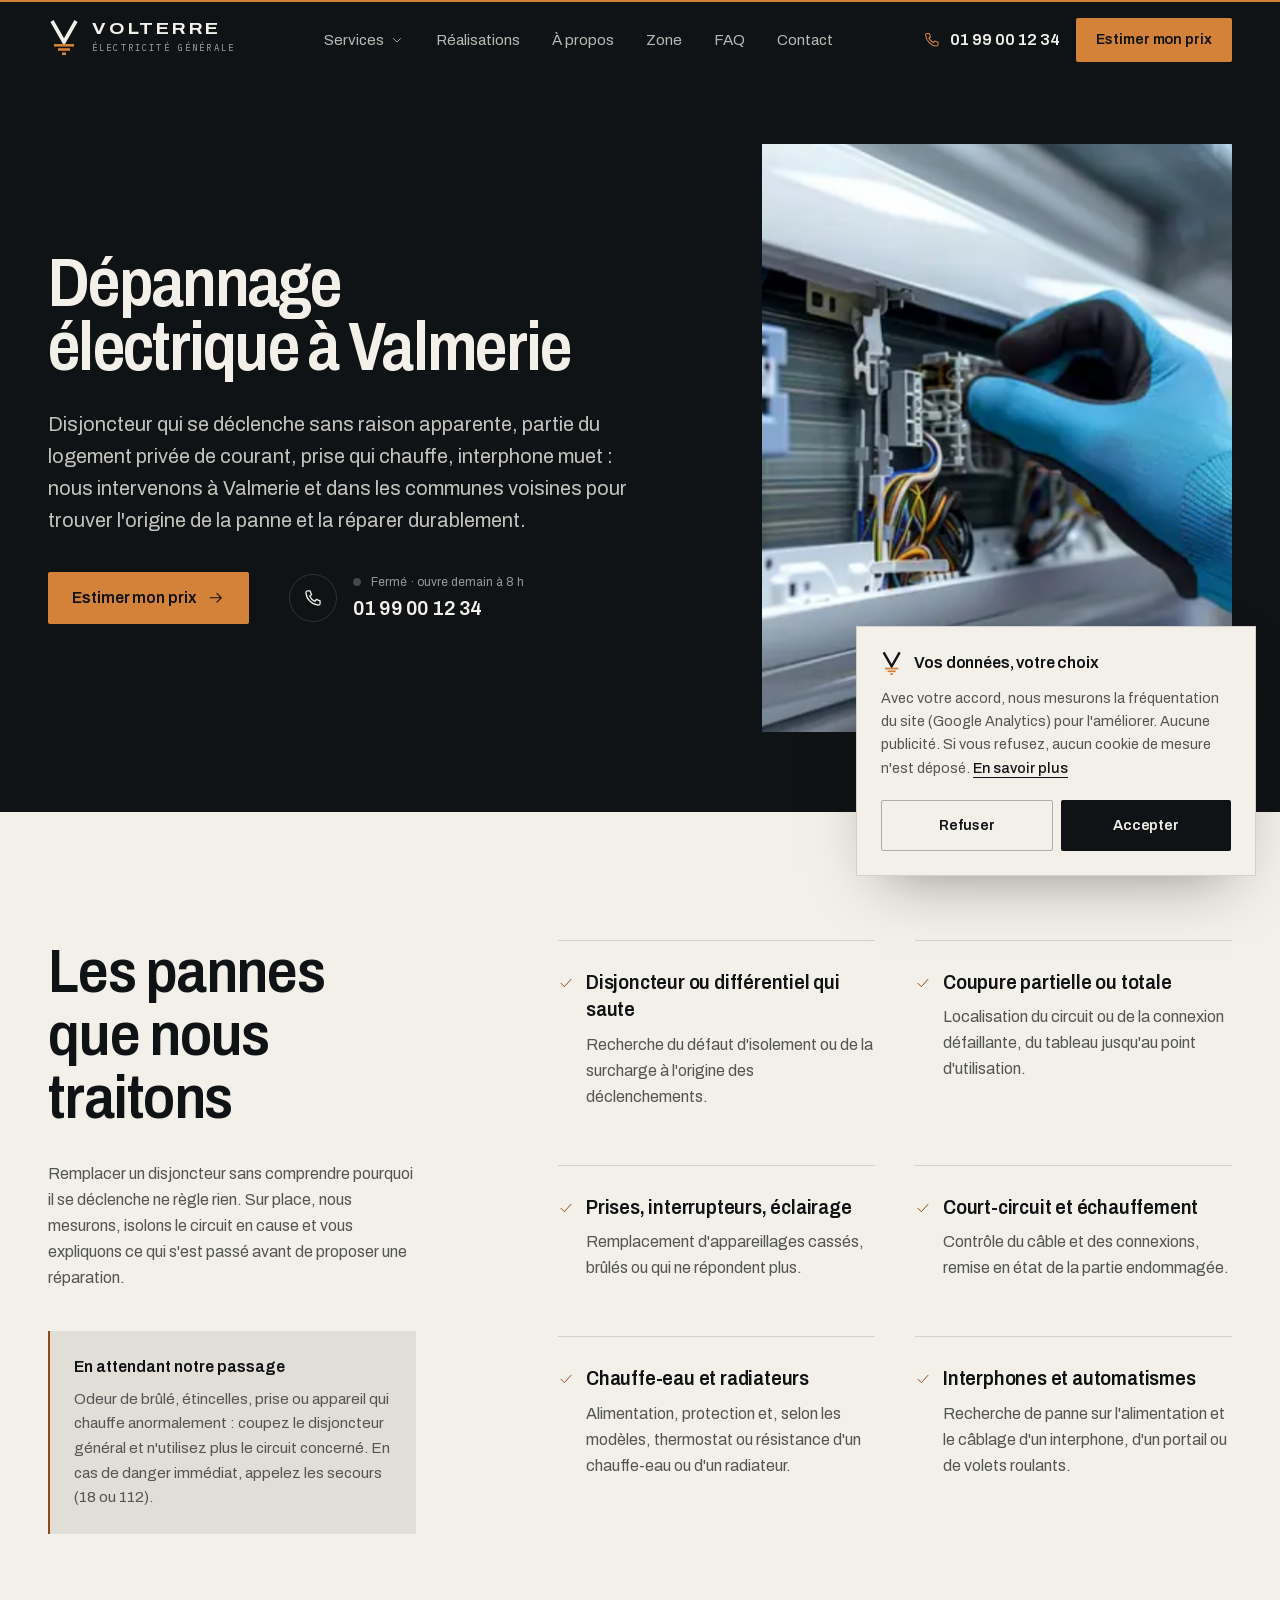
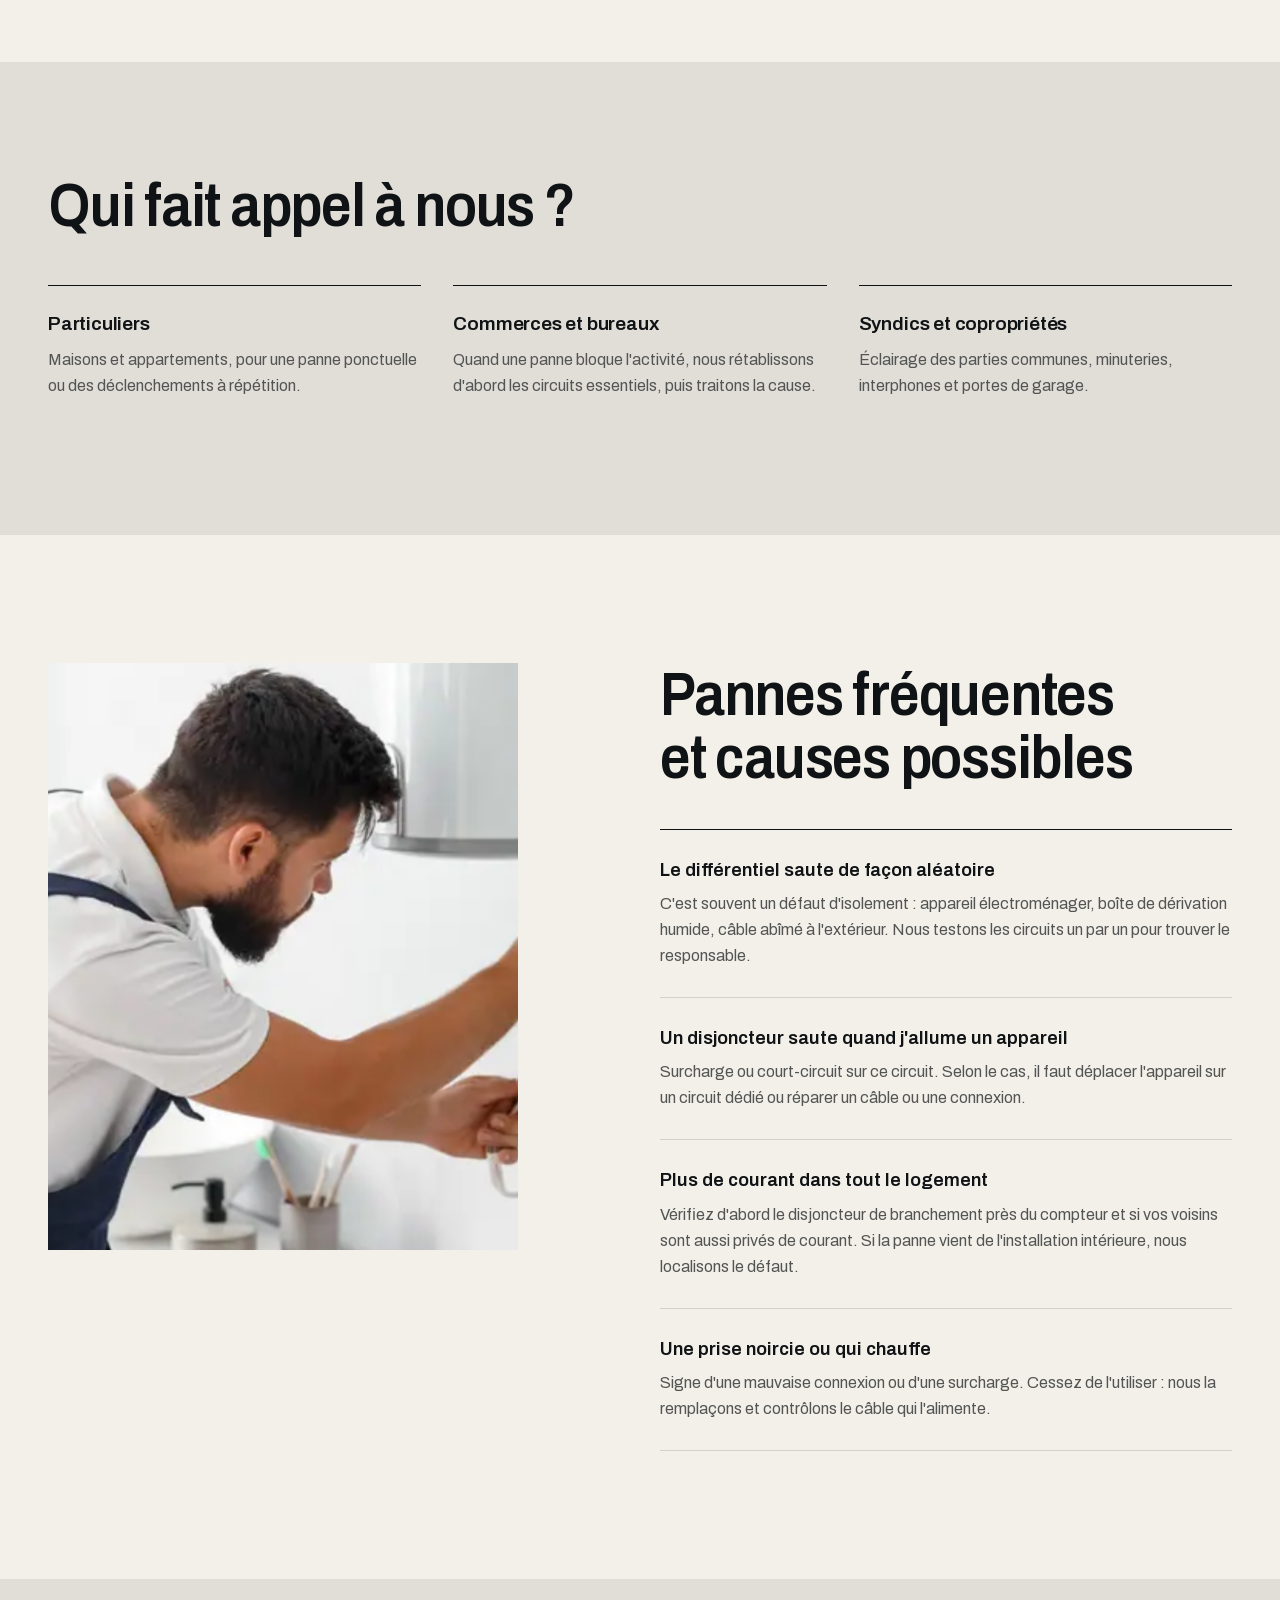
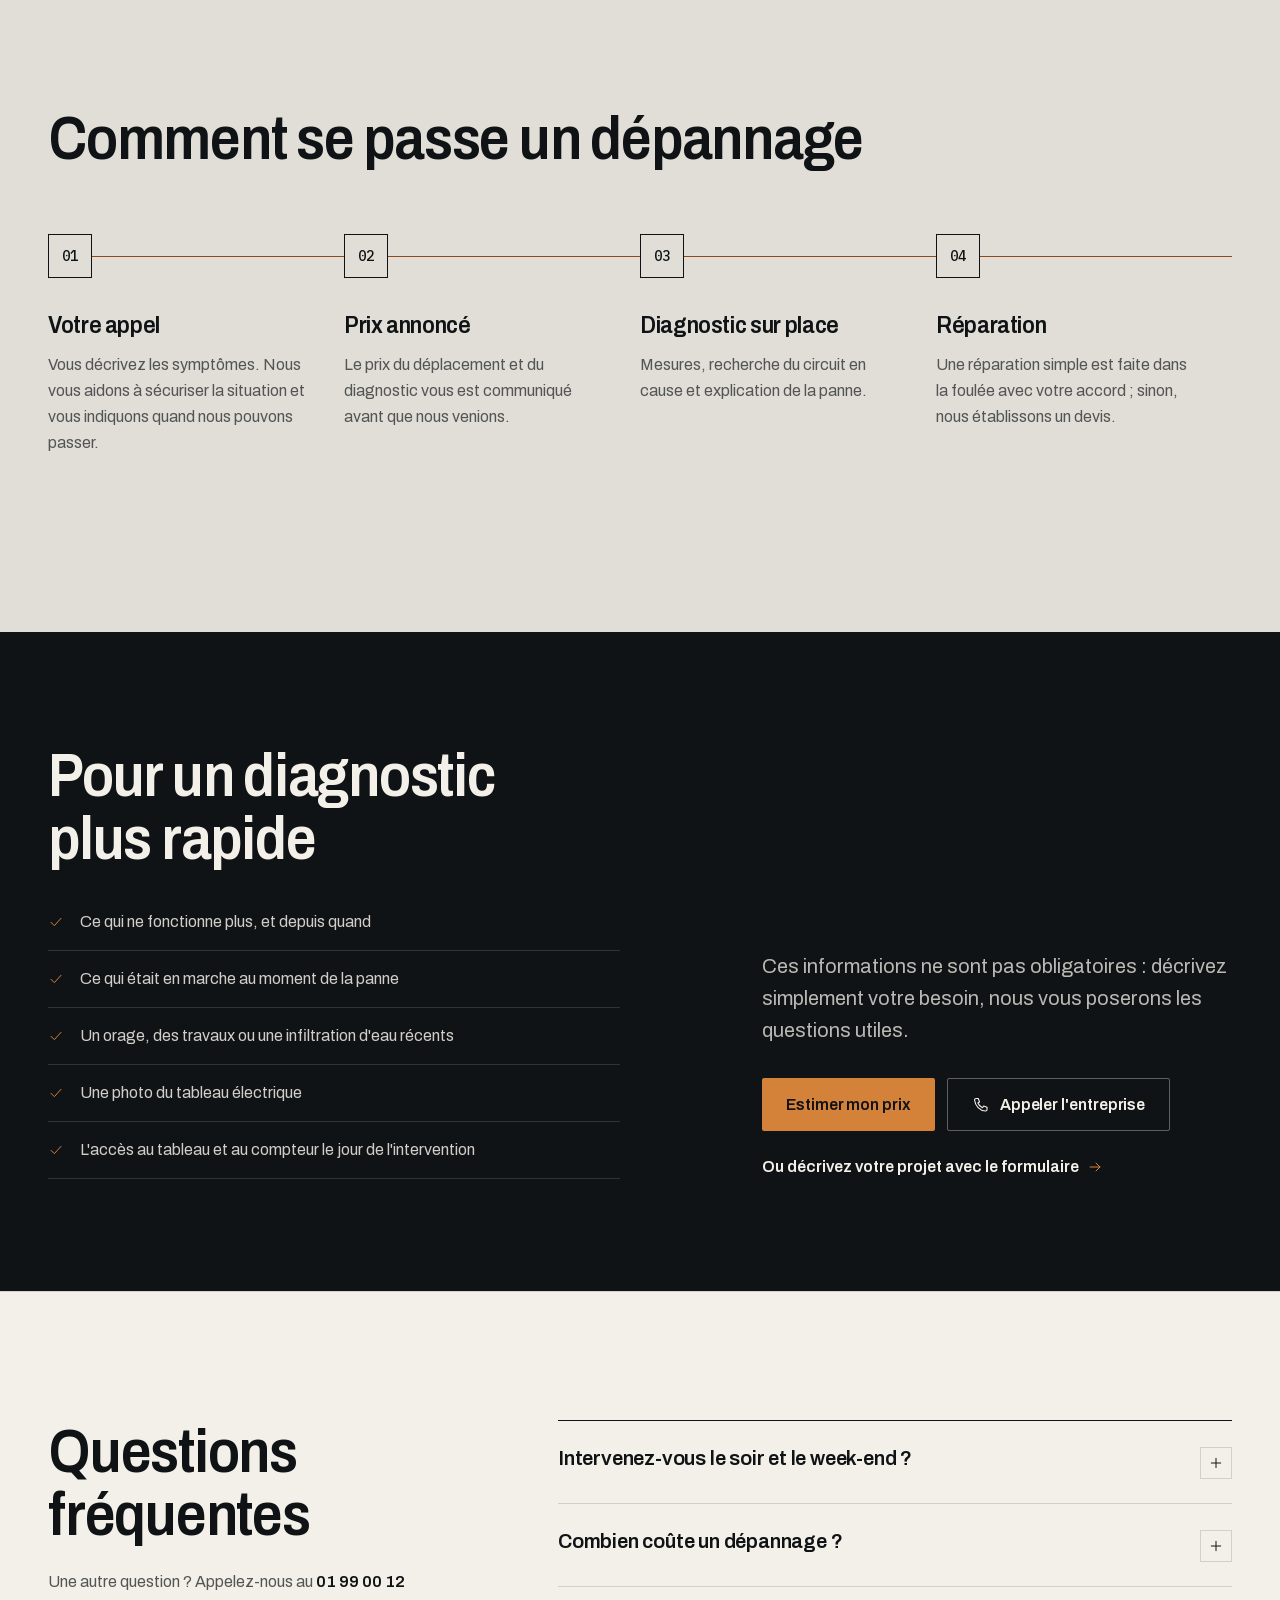
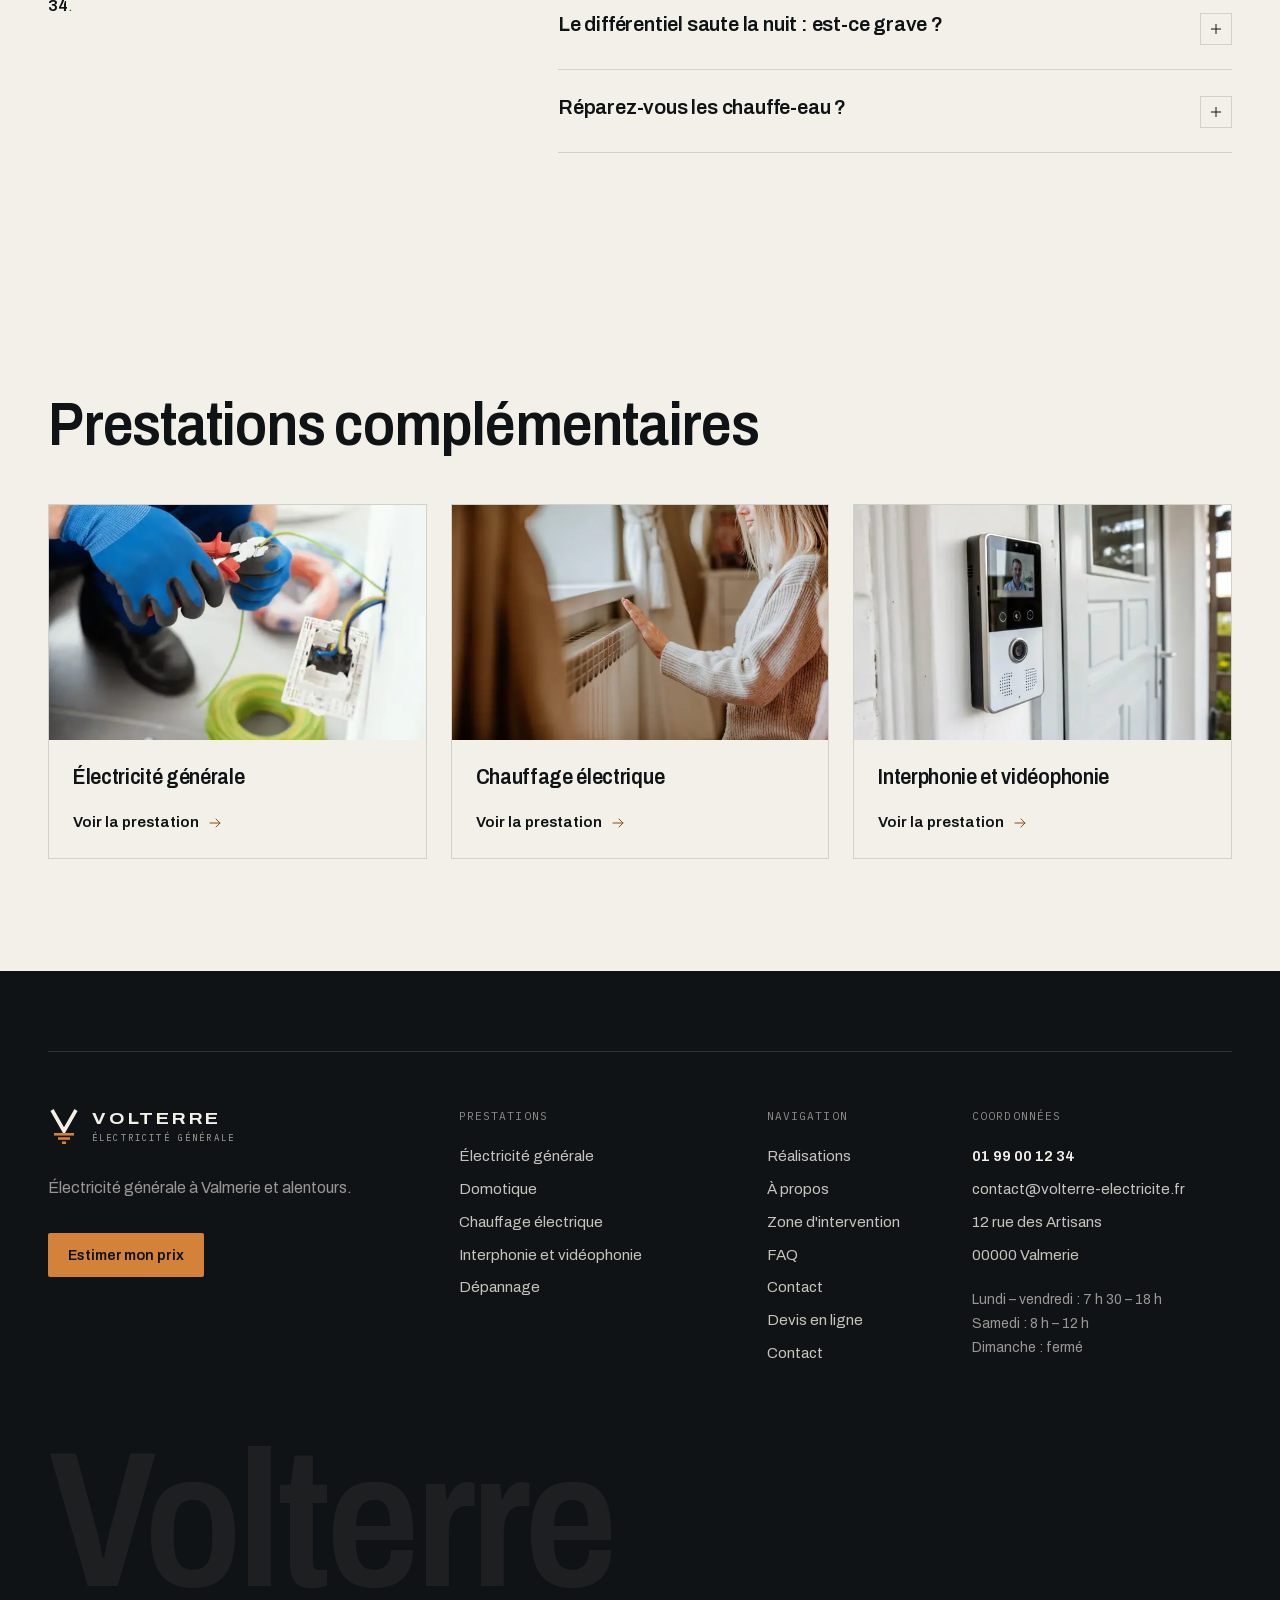
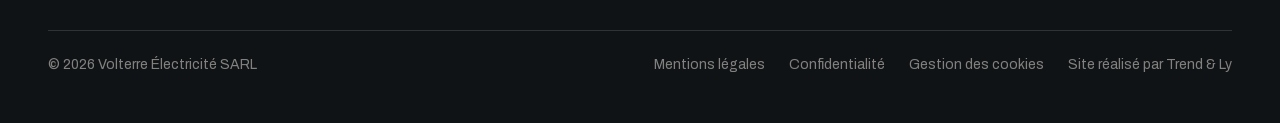
<file: depannage-electrique/index.html>
<!DOCTYPE html><!--1lftozwEG4_7AtTx1dsJF--><html lang="fr" class="__variable_7347c0 __variable_9f0762" style="--brand-accent:#D4813A;--brand-accent-deep:#8F4B17;--brand-ink:#101315;--brand-paper:#F3F0E9"><head><meta charSet="utf-8"/><meta name="viewport" content="width=device-width, initial-scale=1"/><link rel="preload" as="image" imageSrcSet="/images/depannage-intervention-640.webp 640w, /images/depannage-intervention-1024.webp 1024w, /images/depannage-intervention-1600.webp 1600w, /images/depannage-intervention-1920.webp 1920w" imageSizes="(min-width: 1024px) 40vw, 100vw" fetchPriority="high"/><link rel="stylesheet" href="/_next/static/css/a62c4e4777452416.css" data-precedence="next"/><link rel="preload" as="script" fetchPriority="low" href="/_next/static/chunks/webpack-9596d72507db0739.js"/><script src="/_next/static/chunks/4bd1b696-c023c6e3521b1417.js" async=""></script><script src="/_next/static/chunks/255-ae2f3343083aecc8.js" async=""></script><script src="/_next/static/chunks/main-app-78098fa7c3457bb3.js" async=""></script><script src="/_next/static/chunks/473-02d741b9078aa8bb.js" async=""></script><script src="/_next/static/chunks/app/layout-889916f5eceafc29.js" async=""></script><script src="/_next/static/chunks/672-979b9b837da42988.js" async=""></script><script src="/_next/static/chunks/app/%5Bservice%5D/page-3720c5d10cf37d47.js" async=""></script><meta name="theme-color" content="#101315"/><title>Dépannage électrique à Valmerie | Volterre</title><meta name="description" content="Panne de courant, disjoncteur qui saute, prise qui chauffe : dépannage électrique à Valmerie, recherche de la cause et prix annoncé avant de venir."/><meta name="application-name" content="Volterre Électricité"/><meta name="robots" content="noindex, nofollow"/><link rel="canonical" href="https://28zaaky.github.io/depannage-electrique/"/><meta name="format-detection" content="telephone=no"/><meta property="og:title" content="Dépannage électrique à Valmerie | Volterre"/><meta property="og:description" content="Panne de courant, disjoncteur qui saute, prise qui chauffe : dépannage électrique à Valmerie, recherche de la cause et prix annoncé avant de venir."/><meta property="og:url" content="https://28zaaky.github.io/depannage-electrique/"/><meta property="og:site_name" content="Volterre Électricité"/><meta property="og:locale" content="fr_FR"/><meta property="og:image" content="https://28zaaky.github.io/og/depannage-intervention.jpg"/><meta property="og:image:width" content="1200"/><meta property="og:image:height" content="630"/><meta property="og:image:alt" content="Électricien ganté intervenant sur le câblage d&#x27;un appareil"/><meta property="og:type" content="website"/><meta name="twitter:card" content="summary_large_image"/><meta name="twitter:title" content="Dépannage électrique à Valmerie | Volterre"/><meta name="twitter:description" content="Panne de courant, disjoncteur qui saute, prise qui chauffe : dépannage électrique à Valmerie, recherche de la cause et prix annoncé avant de venir."/><meta name="twitter:image" content="https://28zaaky.github.io/og/depannage-intervention.jpg"/><link rel="icon" href="/icon.svg?e00b1b71662947fe" type="image/svg+xml" sizes="any"/><script>document.documentElement.classList.add('js')</script><script src="/_next/static/chunks/polyfills-42372ed130431b0a.js" noModule=""></script></head><body><div hidden=""><!--$--><!--/$--></div><div class="scroll-progress" aria-hidden="true"></div><a href="#contenu" class="sr-only focus:not-sr-only focus:fixed focus:left-4 focus:top-4 focus:z-50 focus:bg-paper focus:px-4 focus:py-3 focus:text-ink">Aller au contenu</a><header class="site-header fixed inset-x-0 top-0 z-40 transition-[transform,background-color,border-color,color] duration-500 ease-[var(--ease-out-expo)] translate-y-0 border-b border-transparent text-paper"><div class="container-x flex h-[4.5rem] items-center justify-between gap-6 lg:h-20"><a href="/" class="shrink-0" aria-label="Volterre Électricité — accueil"><span class="inline-flex items-center gap-3 text-paper "><svg viewBox="0 0 32 36" class="h-9 w-auto shrink-0" aria-hidden="true" focusable="false"><path d="M4 2 16 23 28 2" fill="none" stroke="currentColor" stroke-width="3.6" stroke-linejoin="miter" stroke-miterlimit="10"></path><rect x="6" y="25" width="20" height="2.6" class="fill-accent"></rect><rect x="10" y="29.2" width="12" height="2.6" class="fill-accent"></rect><rect x="14" y="33.4" width="4" height="2.6" class="fill-accent"></rect></svg><span class="flex flex-col leading-none"><span class="text-[1.08rem] font-bold uppercase tracking-[0.16em] [font-stretch:112%]">Volterre</span><span class="mono mt-[0.4rem] text-[0.56rem] uppercase tracking-[0.24em] opacity-65">Électricité générale</span></span></span></a><nav aria-label="Navigation principale" class="hidden lg:block"><ul class="flex items-center gap-6 text-[0.95rem] xl:gap-8"><li class="relative"><button type="button" aria-expanded="false" aria-controls="services-menu" class="inline-flex items-center gap-1.5 link-rule py-1 transition-opacity opacity-75 hover:opacity-100">Services<svg viewBox="0 0 24 24" fill="none" stroke="currentColor" stroke-width="1.5" stroke-linecap="round" stroke-linejoin="round" class="size-3.5 transition-transform duration-300 rotate-90" aria-hidden="true" focusable="false"><path d="m9.5 6 6 6-6 6"></path></svg></button></li><li><a href="/#realisations" class="link-rule py-1 transition-opacity opacity-75 hover:opacity-100">Réalisations</a></li><li><a href="/a-propos/" class="link-rule py-1 transition-opacity opacity-75 hover:opacity-100">À propos</a></li><li><a href="/#zone" class="link-rule py-1 transition-opacity opacity-75 hover:opacity-100">Zone</a></li><li><a href="/#faq" class="link-rule py-1 transition-opacity opacity-75 hover:opacity-100">FAQ</a></li><li><a href="/contact/" class="link-rule py-1 transition-opacity opacity-75 hover:opacity-100">Contact</a></li></ul></nav><div class="flex items-center gap-2 sm:gap-4"><a href="tel:+33199001234" class="hidden items-center gap-2.5 font-semibold tabular-nums md:inline-flex lg:hidden xl:inline-flex" aria-label="Appeler le 01 99 00 12 34"><svg viewBox="0 0 24 24" fill="none" stroke="currentColor" stroke-width="1.5" stroke-linecap="round" stroke-linejoin="round" class="size-[1.1rem] text-accent" aria-hidden="true" focusable="false"><path d="M5.5 3.5h3l1.8 4.6-2.3 1.5a11.5 11.5 0 0 0 6.4 6.4l1.5-2.3 4.6 1.8v3a2 2 0 0 1-2 2A16.5 16.5 0 0 1 3.5 5.5a2 2 0 0 1 2-2Z"></path></svg>01 99 00 12 34</a><a href="/devis-en-ligne/" class="btn btn-accent hidden min-h-11 px-5 py-2.5 text-[0.9rem] sm:inline-flex">Estimer mon prix</a><button type="button" aria-expanded="false" aria-controls="mobile-menu" class="-mr-2 grid size-11 place-items-center lg:hidden"><span class="sr-only">Ouvrir le menu</span><svg viewBox="0 0 24 24" fill="none" stroke="currentColor" stroke-width="1.5" stroke-linecap="round" stroke-linejoin="round" class="size-6" aria-hidden="true" focusable="false"><path d="M4 9h16M4 15h16"></path></svg></button></div></div><div id="services-menu" inert="" class="mega absolute inset-x-0 top-full hidden text-ink lg:grid "><div class="overflow-hidden"><div class="mega-inner border-b border-line bg-paper shadow-[0_30px_50px_-36px_rgb(16_19_21/0.4)]"><div class="container-x grid grid-cols-12 gap-10 py-8"><ol class="col-span-7 border-t border-line xl:col-span-6"><li class="mega-item" style="--i:0"><a href="/electricite-generale/" class="group relative flex items-center gap-5 border-b border-line py-3.5 pl-1 pr-2 transition-[padding,background-color] duration-500 ease-[var(--ease-out-expo)] hover:bg-paper-2 hover:pl-4 focus-visible:bg-paper-2 focus-visible:pl-4 aria-[current=page]:pl-4"><span aria-hidden="true" class="absolute inset-y-0 left-0 w-[2px] origin-top bg-accent-deep transition-transform duration-500 ease-[var(--ease-out-expo)] group-hover:scale-y-100 group-focus-visible:scale-y-100 scale-y-0"></span><span class="mono w-6 shrink-0 text-xs text-accent-deep">01</span><span class="flex-1 text-[1.1rem] font-semibold tracking-[-0.01em]">Électricité générale</span><svg viewBox="0 0 24 24" fill="none" stroke="currentColor" stroke-width="1.5" stroke-linecap="round" stroke-linejoin="round" class="size-4 shrink-0 -translate-x-2 text-accent-deep opacity-0 transition-[opacity,transform] duration-500 ease-[var(--ease-out-expo)] group-hover:translate-x-0 group-hover:opacity-100 group-focus-visible:translate-x-0 group-focus-visible:opacity-100" aria-hidden="true" focusable="false"><path d="M4.5 12h15M13.5 6l6 6-6 6"></path></svg></a></li><li class="mega-item" style="--i:1"><a href="/domotique/" class="group relative flex items-center gap-5 border-b border-line py-3.5 pl-1 pr-2 transition-[padding,background-color] duration-500 ease-[var(--ease-out-expo)] hover:bg-paper-2 hover:pl-4 focus-visible:bg-paper-2 focus-visible:pl-4 aria-[current=page]:pl-4"><span aria-hidden="true" class="absolute inset-y-0 left-0 w-[2px] origin-top bg-accent-deep transition-transform duration-500 ease-[var(--ease-out-expo)] group-hover:scale-y-100 group-focus-visible:scale-y-100 scale-y-0"></span><span class="mono w-6 shrink-0 text-xs text-accent-deep">02</span><span class="flex-1 text-[1.1rem] font-semibold tracking-[-0.01em]">Domotique</span><svg viewBox="0 0 24 24" fill="none" stroke="currentColor" stroke-width="1.5" stroke-linecap="round" stroke-linejoin="round" class="size-4 shrink-0 -translate-x-2 text-accent-deep opacity-0 transition-[opacity,transform] duration-500 ease-[var(--ease-out-expo)] group-hover:translate-x-0 group-hover:opacity-100 group-focus-visible:translate-x-0 group-focus-visible:opacity-100" aria-hidden="true" focusable="false"><path d="M4.5 12h15M13.5 6l6 6-6 6"></path></svg></a></li><li class="mega-item" style="--i:2"><a href="/chauffage-electrique/" class="group relative flex items-center gap-5 border-b border-line py-3.5 pl-1 pr-2 transition-[padding,background-color] duration-500 ease-[var(--ease-out-expo)] hover:bg-paper-2 hover:pl-4 focus-visible:bg-paper-2 focus-visible:pl-4 aria-[current=page]:pl-4"><span aria-hidden="true" class="absolute inset-y-0 left-0 w-[2px] origin-top bg-accent-deep transition-transform duration-500 ease-[var(--ease-out-expo)] group-hover:scale-y-100 group-focus-visible:scale-y-100 scale-y-0"></span><span class="mono w-6 shrink-0 text-xs text-accent-deep">03</span><span class="flex-1 text-[1.1rem] font-semibold tracking-[-0.01em]">Chauffage électrique</span><svg viewBox="0 0 24 24" fill="none" stroke="currentColor" stroke-width="1.5" stroke-linecap="round" stroke-linejoin="round" class="size-4 shrink-0 -translate-x-2 text-accent-deep opacity-0 transition-[opacity,transform] duration-500 ease-[var(--ease-out-expo)] group-hover:translate-x-0 group-hover:opacity-100 group-focus-visible:translate-x-0 group-focus-visible:opacity-100" aria-hidden="true" focusable="false"><path d="M4.5 12h15M13.5 6l6 6-6 6"></path></svg></a></li><li class="mega-item" style="--i:3"><a href="/interphone-visiophone/" class="group relative flex items-center gap-5 border-b border-line py-3.5 pl-1 pr-2 transition-[padding,background-color] duration-500 ease-[var(--ease-out-expo)] hover:bg-paper-2 hover:pl-4 focus-visible:bg-paper-2 focus-visible:pl-4 aria-[current=page]:pl-4"><span aria-hidden="true" class="absolute inset-y-0 left-0 w-[2px] origin-top bg-accent-deep transition-transform duration-500 ease-[var(--ease-out-expo)] group-hover:scale-y-100 group-focus-visible:scale-y-100 scale-y-0"></span><span class="mono w-6 shrink-0 text-xs text-accent-deep">04</span><span class="flex-1 text-[1.1rem] font-semibold tracking-[-0.01em]">Interphonie et vidéophonie</span><svg viewBox="0 0 24 24" fill="none" stroke="currentColor" stroke-width="1.5" stroke-linecap="round" stroke-linejoin="round" class="size-4 shrink-0 -translate-x-2 text-accent-deep opacity-0 transition-[opacity,transform] duration-500 ease-[var(--ease-out-expo)] group-hover:translate-x-0 group-hover:opacity-100 group-focus-visible:translate-x-0 group-focus-visible:opacity-100" aria-hidden="true" focusable="false"><path d="M4.5 12h15M13.5 6l6 6-6 6"></path></svg></a></li><li class="mega-item" style="--i:4"><a href="/depannage-electrique/" class="group relative flex items-center gap-5 border-b border-line py-3.5 pl-1 pr-2 transition-[padding,background-color] duration-500 ease-[var(--ease-out-expo)] hover:bg-paper-2 hover:pl-4 focus-visible:bg-paper-2 focus-visible:pl-4 aria-[current=page]:pl-4"><span aria-hidden="true" class="absolute inset-y-0 left-0 w-[2px] origin-top bg-accent-deep transition-transform duration-500 ease-[var(--ease-out-expo)] group-hover:scale-y-100 group-focus-visible:scale-y-100 scale-y-0"></span><span class="mono w-6 shrink-0 text-xs text-accent-deep">05</span><span class="flex-1 text-[1.1rem] font-semibold tracking-[-0.01em]">Dépannage</span><svg viewBox="0 0 24 24" fill="none" stroke="currentColor" stroke-width="1.5" stroke-linecap="round" stroke-linejoin="round" class="size-4 shrink-0 -translate-x-2 text-accent-deep opacity-0 transition-[opacity,transform] duration-500 ease-[var(--ease-out-expo)] group-hover:translate-x-0 group-hover:opacity-100 group-focus-visible:translate-x-0 group-focus-visible:opacity-100" aria-hidden="true" focusable="false"><path d="M4.5 12h15M13.5 6l6 6-6 6"></path></svg></a></li></ol><div class="col-span-4 col-start-9 flex flex-col justify-end gap-3 pb-1 text-sm"><a href="/#prestations" class="link-rule self-start text-muted hover:text-ink">Toutes les prestations</a><a href="/devis-en-ligne/" class="inline-flex items-center gap-2 self-start font-semibold"><span class="link-rule">Estimer le prix de mes travaux</span><svg viewBox="0 0 24 24" fill="none" stroke="currentColor" stroke-width="1.5" stroke-linecap="round" stroke-linejoin="round" class="size-4 text-accent-deep" aria-hidden="true" focusable="false"><path d="M4.5 12h15M13.5 6l6 6-6 6"></path></svg></a></div></div></div></div></div></header><div id="mobile-menu" class="fixed inset-0 z-30 flex flex-col overflow-y-auto bg-ink text-paper transition-[opacity,visibility] duration-500 ease-[var(--ease-out-expo)] lg:hidden invisible opacity-0" aria-hidden="true" inert=""><nav aria-label="Navigation mobile" class="container-x flex-1 pb-6 pt-28"><ul><li class="border-b border-line-dark"><button type="button" aria-expanded="false" aria-controls="mobile-services" class="flex w-full items-center justify-between py-4 text-left"><span class="display text-[2rem]">Services</span><svg viewBox="0 0 24 24" fill="none" stroke="currentColor" stroke-width="1.5" stroke-linecap="round" stroke-linejoin="round" class="size-6 transition-transform duration-300 " aria-hidden="true" focusable="false"><path d="M12 5v14M5 12h14"></path></svg></button><ul id="mobile-services" hidden="" class="pb-4"><li><a href="/electricite-generale/" class="flex items-baseline gap-4 py-2.5 text-[1.05rem] text-paper/85"><span class="mono w-5 text-xs text-accent">01</span>Électricité générale</a></li><li><a href="/domotique/" class="flex items-baseline gap-4 py-2.5 text-[1.05rem] text-paper/85"><span class="mono w-5 text-xs text-accent">02</span>Domotique</a></li><li><a href="/chauffage-electrique/" class="flex items-baseline gap-4 py-2.5 text-[1.05rem] text-paper/85"><span class="mono w-5 text-xs text-accent">03</span>Chauffage électrique</a></li><li><a href="/interphone-visiophone/" class="flex items-baseline gap-4 py-2.5 text-[1.05rem] text-paper/85"><span class="mono w-5 text-xs text-accent">04</span>Interphonie et vidéophonie</a></li><li><a href="/depannage-electrique/" class="flex items-baseline gap-4 py-2.5 text-[1.05rem] text-paper/85"><span class="mono w-5 text-xs text-accent">05</span>Dépannage</a></li></ul></li><li class="border-b border-line-dark"><a href="/#realisations" class="block py-4"><span class="display text-[2rem]">Réalisations</span></a></li><li class="border-b border-line-dark"><a href="/a-propos/" class="block py-4"><span class="display text-[2rem]">À propos</span></a></li><li class="border-b border-line-dark"><a href="/#zone" class="block py-4"><span class="display text-[2rem]">Zone d&#x27;intervention</span></a></li><li class="border-b border-line-dark"><a href="/#faq" class="block py-4"><span class="display text-[2rem]">FAQ</span></a></li><li class="border-b border-line-dark"><a href="/contact/" class="block py-4"><span class="display text-[2rem]">Contact</span></a></li></ul></nav><div class="container-x space-y-3 pb-10 pt-2"><a href="tel:+33199001234" class="btn btn-accent w-full text-base"><svg viewBox="0 0 24 24" fill="none" stroke="currentColor" stroke-width="1.5" stroke-linecap="round" stroke-linejoin="round" class="size-5" aria-hidden="true" focusable="false"><path d="M5.5 3.5h3l1.8 4.6-2.3 1.5a11.5 11.5 0 0 0 6.4 6.4l1.5-2.3 4.6 1.8v3a2 2 0 0 1-2 2A16.5 16.5 0 0 1 3.5 5.5a2 2 0 0 1 2-2Z"></path></svg> Appeler le <!-- -->01 99 00 12 34</a><a href="/devis-en-ligne/" class="btn btn-ghost-light w-full">Estimer mon prix</a></div></div><main id="contenu"><section class="relative overflow-hidden bg-ink pb-12 pt-24 text-paper md:pb-20 lg:pt-36" aria-labelledby="page-title"><div class="container-x grid items-center gap-9 lg:grid-cols-12 lg:gap-10"><div class="lg:col-span-7"><h1 id="page-title" class="hero-rise display text-[clamp(2.1rem,1.5rem+3.4vw,4.6rem)] [text-wrap:balance]" style="--d:120">Dépannage électrique à Valmerie</h1><p class="hero-rise lead mt-5 max-w-[38rem] text-paper/80 lg:mt-7" style="--d:320">Disjoncteur qui se déclenche sans raison apparente, partie du logement privée de courant, prise qui chauffe, interphone muet : nous intervenons à Valmerie et dans les communes voisines pour trouver l&#x27;origine de la panne et la réparer durablement.</p><div class="hero-rise mt-9 flex flex-col gap-7 sm:flex-row sm:items-center sm:gap-10" style="--d:420"><a href="/devis-en-ligne/?service=depannage-electrique" class="btn btn-accent self-start">Estimer mon prix<svg viewBox="0 0 24 24" fill="none" stroke="currentColor" stroke-width="1.5" stroke-linecap="round" stroke-linejoin="round" class="btn-arrow size-[1.1rem]" aria-hidden="true" focusable="false"><path d="M4.5 12h15M13.5 6l6 6-6 6"></path></svg></a><a href="tel:+33199001234" class="group flex items-center gap-4"><span class="grid size-12 shrink-0 place-items-center rounded-full border border-line-dark transition-colors group-hover:border-accent group-hover:text-accent"><svg viewBox="0 0 24 24" fill="none" stroke="currentColor" stroke-width="1.5" stroke-linecap="round" stroke-linejoin="round" class="size-5" aria-hidden="true" focusable="false"><path d="M5.5 3.5h3l1.8 4.6-2.3 1.5a11.5 11.5 0 0 0 6.4 6.4l1.5-2.3 4.6 1.8v3a2 2 0 0 1-2 2A16.5 16.5 0 0 1 3.5 5.5a2 2 0 0 1 2-2Z"></path></svg></span><span class="flex flex-col"><span class="inline-flex items-center gap-2.5 text-xs text-paper/60" aria-live="polite"><span aria-hidden="true" class="size-2 rounded-full bg-current opacity-40"></span><span aria-hidden="true" class="min-h-[1lh] transition-opacity duration-500 opacity-0">Ouvert</span></span><span class="mt-1 text-xl font-semibold tabular-nums tracking-tight group-hover:text-accent">01 99 00 12 34</span></span></a></div></div><div class="hero-rise lg:col-span-5" style="--d:300"><div class="aspect-[16/10] overflow-hidden sm:aspect-[4/3] lg:aspect-[4/5]"><div class="parallax h-full w-full"><img src="/images/depannage-intervention-1920.webp" srcSet="/images/depannage-intervention-640.webp 640w, /images/depannage-intervention-1024.webp 1024w, /images/depannage-intervention-1600.webp 1600w, /images/depannage-intervention-1920.webp 1920w" sizes="(min-width: 1024px) 40vw, 100vw" width="1920" height="1280" alt="Électricien ganté intervenant sur le câblage d&#x27;un appareil" loading="eager" fetchPriority="high" decoding="async" class="hero-photo h-full w-full object-cover" style="background-color:#8898a8"/></div></div></div></div></section><section class="bg-paper py-24 md:py-32" aria-labelledby="offer-title"><div class="container-x grid gap-14 lg:grid-cols-12 lg:gap-10"><div class="lg:col-span-4"><h2 id="offer-title" class="h-section" data-reveal="true">Les pannes que nous traitons</h2><div class="mt-8 space-y-5 leading-relaxed text-muted" data-reveal="true" style="--reveal-delay:80"><p>Remplacer un disjoncteur sans comprendre pourquoi il se déclenche ne règle rien. Sur place, nous mesurons, isolons le circuit en cause et vous expliquons ce qui s&#x27;est passé avant de proposer une réparation.</p></div><aside class="mt-10 border-l-2 border-accent-deep bg-paper-2 p-6" data-reveal="true" style="--reveal-delay:140"><p class="font-semibold">En attendant notre passage</p><p class="mt-2 text-[0.95rem] leading-relaxed text-muted">Odeur de brûlé, étincelles, prise ou appareil qui chauffe anormalement : coupez le disjoncteur général et n&#x27;utilisez plus le circuit concerné. En cas de danger immédiat, appelez les secours (18 ou 112).</p></aside></div><ul class="grid gap-x-10 sm:grid-cols-2 lg:col-span-7 lg:col-start-6"><li class="border-t border-line py-7" data-reveal="true" style="--reveal-delay:0"><h3 class="flex items-baseline gap-3 text-[1.25rem] font-semibold leading-snug tracking-[-0.01em] [font-stretch:90%]"><svg viewBox="0 0 24 24" fill="none" stroke="currentColor" stroke-width="1.5" stroke-linecap="round" stroke-linejoin="round" class="size-4 shrink-0 translate-y-0.5 text-accent-deep" aria-hidden="true" focusable="false"><path d="M4.5 12.5 9.5 17.5 19.5 6.5"></path></svg>Disjoncteur ou différentiel qui saute</h3><p class="mt-2 pl-7 leading-relaxed text-muted">Recherche du défaut d&#x27;isolement ou de la surcharge à l&#x27;origine des déclenchements.</p></li><li class="border-t border-line py-7" data-reveal="true" style="--reveal-delay:90"><h3 class="flex items-baseline gap-3 text-[1.25rem] font-semibold leading-snug tracking-[-0.01em] [font-stretch:90%]"><svg viewBox="0 0 24 24" fill="none" stroke="currentColor" stroke-width="1.5" stroke-linecap="round" stroke-linejoin="round" class="size-4 shrink-0 translate-y-0.5 text-accent-deep" aria-hidden="true" focusable="false"><path d="M4.5 12.5 9.5 17.5 19.5 6.5"></path></svg>Coupure partielle ou totale</h3><p class="mt-2 pl-7 leading-relaxed text-muted">Localisation du circuit ou de la connexion défaillante, du tableau jusqu&#x27;au point d&#x27;utilisation.</p></li><li class="border-t border-line py-7" data-reveal="true" style="--reveal-delay:0"><h3 class="flex items-baseline gap-3 text-[1.25rem] font-semibold leading-snug tracking-[-0.01em] [font-stretch:90%]"><svg viewBox="0 0 24 24" fill="none" stroke="currentColor" stroke-width="1.5" stroke-linecap="round" stroke-linejoin="round" class="size-4 shrink-0 translate-y-0.5 text-accent-deep" aria-hidden="true" focusable="false"><path d="M4.5 12.5 9.5 17.5 19.5 6.5"></path></svg>Prises, interrupteurs, éclairage</h3><p class="mt-2 pl-7 leading-relaxed text-muted">Remplacement d&#x27;appareillages cassés, brûlés ou qui ne répondent plus.</p></li><li class="border-t border-line py-7" data-reveal="true" style="--reveal-delay:90"><h3 class="flex items-baseline gap-3 text-[1.25rem] font-semibold leading-snug tracking-[-0.01em] [font-stretch:90%]"><svg viewBox="0 0 24 24" fill="none" stroke="currentColor" stroke-width="1.5" stroke-linecap="round" stroke-linejoin="round" class="size-4 shrink-0 translate-y-0.5 text-accent-deep" aria-hidden="true" focusable="false"><path d="M4.5 12.5 9.5 17.5 19.5 6.5"></path></svg>Court-circuit et échauffement</h3><p class="mt-2 pl-7 leading-relaxed text-muted">Contrôle du câble et des connexions, remise en état de la partie endommagée.</p></li><li class="border-t border-line py-7" data-reveal="true" style="--reveal-delay:0"><h3 class="flex items-baseline gap-3 text-[1.25rem] font-semibold leading-snug tracking-[-0.01em] [font-stretch:90%]"><svg viewBox="0 0 24 24" fill="none" stroke="currentColor" stroke-width="1.5" stroke-linecap="round" stroke-linejoin="round" class="size-4 shrink-0 translate-y-0.5 text-accent-deep" aria-hidden="true" focusable="false"><path d="M4.5 12.5 9.5 17.5 19.5 6.5"></path></svg>Chauffe-eau et radiateurs</h3><p class="mt-2 pl-7 leading-relaxed text-muted">Alimentation, protection et, selon les modèles, thermostat ou résistance d&#x27;un chauffe-eau ou d&#x27;un radiateur.</p></li><li class="border-t border-line py-7" data-reveal="true" style="--reveal-delay:90"><h3 class="flex items-baseline gap-3 text-[1.25rem] font-semibold leading-snug tracking-[-0.01em] [font-stretch:90%]"><svg viewBox="0 0 24 24" fill="none" stroke="currentColor" stroke-width="1.5" stroke-linecap="round" stroke-linejoin="round" class="size-4 shrink-0 translate-y-0.5 text-accent-deep" aria-hidden="true" focusable="false"><path d="M4.5 12.5 9.5 17.5 19.5 6.5"></path></svg>Interphones et automatismes</h3><p class="mt-2 pl-7 leading-relaxed text-muted">Recherche de panne sur l&#x27;alimentation et le câblage d&#x27;un interphone, d&#x27;un portail ou de volets roulants.</p></li></ul></div></section><section class="bg-paper-2 py-24 md:py-28" aria-labelledby="audiences-title"><div class="container-x"><h2 id="audiences-title" class="h-section max-w-3xl" data-reveal="true">Qui fait appel à nous ?</h2><ul class="mt-12 grid gap-x-8 gap-y-2 sm:grid-cols-2 lg:grid-cols-3"><li class="border-t border-ink py-6" data-reveal="true" style="--reveal-delay:0"><h3 class="text-[1.2rem] font-semibold tracking-[-0.01em]">Particuliers</h3><p class="mt-2 leading-relaxed text-muted">Maisons et appartements, pour une panne ponctuelle ou des déclenchements à répétition.</p></li><li class="border-t border-ink py-6" data-reveal="true" style="--reveal-delay:80"><h3 class="text-[1.2rem] font-semibold tracking-[-0.01em]">Commerces et bureaux</h3><p class="mt-2 leading-relaxed text-muted">Quand une panne bloque l&#x27;activité, nous rétablissons d&#x27;abord les circuits essentiels, puis traitons la cause.</p></li><li class="border-t border-ink py-6" data-reveal="true" style="--reveal-delay:160"><h3 class="text-[1.2rem] font-semibold tracking-[-0.01em]">Syndics et copropriétés</h3><p class="mt-2 leading-relaxed text-muted">Éclairage des parties communes, minuteries, interphones et portes de garage.</p></li></ul></div></section><section class="bg-paper py-24 md:py-32" aria-labelledby="problems-title"><div class="container-x grid gap-14 lg:grid-cols-12 lg:gap-10"><div class="lg:col-span-5"><div class="aspect-[4/3] overflow-hidden lg:sticky lg:top-28 lg:aspect-[4/5]" data-reveal="true"><div class="parallax h-full w-full"><img src="/images/depannage-chauffe-eau-1920.webp" srcSet="/images/depannage-chauffe-eau-640.webp 640w, /images/depannage-chauffe-eau-1024.webp 1024w, /images/depannage-chauffe-eau-1600.webp 1600w, /images/depannage-chauffe-eau-1920.webp 1920w" sizes="(min-width: 1024px) 40vw, 100vw" width="1920" height="1280" alt="Électricien vérifiant l&#x27;alimentation d&#x27;un chauffe-eau électrique" loading="lazy" decoding="async" class="h-full w-full object-cover" style="background-color:#c8c8c8"/></div></div></div><div class="lg:col-span-6 lg:col-start-7"><h2 id="problems-title" class="h-section" data-reveal="true">Pannes fréquentes et causes possibles</h2><dl class="mt-10 border-t border-ink"><div class="border-b border-line py-7" data-reveal="true" style="--reveal-delay:0"><dt class="text-[1.15rem] font-semibold leading-snug">Le différentiel saute de façon aléatoire</dt><dd class="mt-2 leading-relaxed text-muted">C&#x27;est souvent un défaut d&#x27;isolement : appareil électroménager, boîte de dérivation humide, câble abîmé à l&#x27;extérieur. Nous testons les circuits un par un pour trouver le responsable.</dd></div><div class="border-b border-line py-7" data-reveal="true" style="--reveal-delay:70"><dt class="text-[1.15rem] font-semibold leading-snug">Un disjoncteur saute quand j&#x27;allume un appareil</dt><dd class="mt-2 leading-relaxed text-muted">Surcharge ou court-circuit sur ce circuit. Selon le cas, il faut déplacer l&#x27;appareil sur un circuit dédié ou réparer un câble ou une connexion.</dd></div><div class="border-b border-line py-7" data-reveal="true" style="--reveal-delay:140"><dt class="text-[1.15rem] font-semibold leading-snug">Plus de courant dans tout le logement</dt><dd class="mt-2 leading-relaxed text-muted">Vérifiez d&#x27;abord le disjoncteur de branchement près du compteur et si vos voisins sont aussi privés de courant. Si la panne vient de l&#x27;installation intérieure, nous localisons le défaut.</dd></div><div class="border-b border-line py-7" data-reveal="true" style="--reveal-delay:0"><dt class="text-[1.15rem] font-semibold leading-snug">Une prise noircie ou qui chauffe</dt><dd class="mt-2 leading-relaxed text-muted">Signe d&#x27;une mauvaise connexion ou d&#x27;une surcharge. Cessez de l&#x27;utiliser : nous la remplaçons et contrôlons le câble qui l&#x27;alimente.</dd></div></dl></div></div></section><section class="bg-paper-2 py-24 md:py-32" aria-labelledby="steps-title"><div class="container-x"><h2 id="steps-title" class="h-section" data-reveal="true">Comment se passe un dépannage</h2><div class="mt-12 lg:mt-16"><ol class="relative lg:grid lg:grid-cols-4"><span aria-hidden="true" class="absolute left-0 right-0 top-[1.4rem] hidden h-px bg-accent-deep lg:block" data-draw="true"></span><li class="relative grid grid-cols-[2.75rem_1fr] gap-x-5 pb-10 last:pb-0 lg:block lg:pb-12 lg:pr-8" data-reveal="true" style="--reveal-delay:0"><span aria-hidden="true" class="absolute bottom-0 left-[1.375rem] top-11 w-px bg-line lg:hidden"></span><span class="relative z-10 grid size-11 place-items-center border border-ink font-mono text-sm font-medium lg:mb-8 bg-paper-2">01</span><div class="pt-2 lg:pt-0"><h3 class="text-[1.3rem] font-semibold leading-tight tracking-[-0.015em] [font-stretch:88%] lg:text-[1.5rem]">Votre appel</h3><p class="mt-2 leading-relaxed text-muted lg:mt-3">Vous décrivez les symptômes. Nous vous aidons à sécuriser la situation et vous indiquons quand nous pouvons passer.</p></div></li><li class="relative grid grid-cols-[2.75rem_1fr] gap-x-5 pb-10 last:pb-0 lg:block lg:pb-12 lg:pr-8" data-reveal="true" style="--reveal-delay:140"><span aria-hidden="true" class="absolute bottom-0 left-[1.375rem] top-11 w-px bg-line lg:hidden"></span><span class="relative z-10 grid size-11 place-items-center border border-ink font-mono text-sm font-medium lg:mb-8 bg-paper-2">02</span><div class="pt-2 lg:pt-0"><h3 class="text-[1.3rem] font-semibold leading-tight tracking-[-0.015em] [font-stretch:88%] lg:text-[1.5rem]">Prix annoncé</h3><p class="mt-2 leading-relaxed text-muted lg:mt-3">Le prix du déplacement et du diagnostic vous est communiqué avant que nous venions.</p></div></li><li class="relative grid grid-cols-[2.75rem_1fr] gap-x-5 pb-10 last:pb-0 lg:block lg:pb-12 lg:pr-8" data-reveal="true" style="--reveal-delay:280"><span aria-hidden="true" class="absolute bottom-0 left-[1.375rem] top-11 w-px bg-line lg:hidden"></span><span class="relative z-10 grid size-11 place-items-center border border-ink font-mono text-sm font-medium lg:mb-8 bg-paper-2">03</span><div class="pt-2 lg:pt-0"><h3 class="text-[1.3rem] font-semibold leading-tight tracking-[-0.015em] [font-stretch:88%] lg:text-[1.5rem]">Diagnostic sur place</h3><p class="mt-2 leading-relaxed text-muted lg:mt-3">Mesures, recherche du circuit en cause et explication de la panne.</p></div></li><li class="relative grid grid-cols-[2.75rem_1fr] gap-x-5 pb-10 last:pb-0 lg:block lg:pb-12 lg:pr-8" data-reveal="true" style="--reveal-delay:420"><span class="relative z-10 grid size-11 place-items-center border border-ink font-mono text-sm font-medium lg:mb-8 bg-paper-2">04</span><div class="pt-2 lg:pt-0"><h3 class="text-[1.3rem] font-semibold leading-tight tracking-[-0.015em] [font-stretch:88%] lg:text-[1.5rem]">Réparation</h3><p class="mt-2 leading-relaxed text-muted lg:mt-3">Une réparation simple est faite dans la foulée avec votre accord ; sinon, nous établissons un devis.</p></div></li></ol></div></div></section><section class="bg-ink py-24 text-paper md:py-28" aria-labelledby="prepare-title"><div class="container-x grid gap-14 lg:grid-cols-12 lg:gap-10"><div class="lg:col-span-6"><h2 id="prepare-title" class="h-section" data-reveal="true">Pour un diagnostic plus rapide</h2><ul class="mt-10 space-y-4"><li class="flex gap-4 border-b border-line-dark pb-4" data-reveal="true" style="--reveal-delay:0"><svg viewBox="0 0 24 24" fill="none" stroke="currentColor" stroke-width="1.5" stroke-linecap="round" stroke-linejoin="round" class="mt-1 size-4 shrink-0 text-accent" aria-hidden="true" focusable="false"><path d="M4.5 12.5 9.5 17.5 19.5 6.5"></path></svg><span class="text-paper/85">Ce qui ne fonctionne plus, et depuis quand</span></li><li class="flex gap-4 border-b border-line-dark pb-4" data-reveal="true" style="--reveal-delay:60"><svg viewBox="0 0 24 24" fill="none" stroke="currentColor" stroke-width="1.5" stroke-linecap="round" stroke-linejoin="round" class="mt-1 size-4 shrink-0 text-accent" aria-hidden="true" focusable="false"><path d="M4.5 12.5 9.5 17.5 19.5 6.5"></path></svg><span class="text-paper/85">Ce qui était en marche au moment de la panne</span></li><li class="flex gap-4 border-b border-line-dark pb-4" data-reveal="true" style="--reveal-delay:120"><svg viewBox="0 0 24 24" fill="none" stroke="currentColor" stroke-width="1.5" stroke-linecap="round" stroke-linejoin="round" class="mt-1 size-4 shrink-0 text-accent" aria-hidden="true" focusable="false"><path d="M4.5 12.5 9.5 17.5 19.5 6.5"></path></svg><span class="text-paper/85">Un orage, des travaux ou une infiltration d&#x27;eau récents</span></li><li class="flex gap-4 border-b border-line-dark pb-4" data-reveal="true" style="--reveal-delay:180"><svg viewBox="0 0 24 24" fill="none" stroke="currentColor" stroke-width="1.5" stroke-linecap="round" stroke-linejoin="round" class="mt-1 size-4 shrink-0 text-accent" aria-hidden="true" focusable="false"><path d="M4.5 12.5 9.5 17.5 19.5 6.5"></path></svg><span class="text-paper/85">Une photo du tableau électrique</span></li><li class="flex gap-4 border-b border-line-dark pb-4" data-reveal="true" style="--reveal-delay:240"><svg viewBox="0 0 24 24" fill="none" stroke="currentColor" stroke-width="1.5" stroke-linecap="round" stroke-linejoin="round" class="mt-1 size-4 shrink-0 text-accent" aria-hidden="true" focusable="false"><path d="M4.5 12.5 9.5 17.5 19.5 6.5"></path></svg><span class="text-paper/85">L&#x27;accès au tableau et au compteur le jour de l&#x27;intervention</span></li></ul></div><div class="flex flex-col justify-end lg:col-span-5 lg:col-start-8" data-reveal="true" style="--reveal-delay:120"><p class="lead text-paper/75">Ces informations ne sont pas obligatoires : décrivez simplement votre besoin, nous vous poserons les questions utiles.</p><div class="mt-8 flex flex-col gap-3 xs:flex-row"><a href="/devis-en-ligne/?service=depannage-electrique" class="btn btn-accent">Estimer mon prix</a><a href="tel:+33199001234" class="btn btn-ghost-light"><svg viewBox="0 0 24 24" fill="none" stroke="currentColor" stroke-width="1.5" stroke-linecap="round" stroke-linejoin="round" class="size-[1.1rem]" aria-hidden="true" focusable="false"><path d="M5.5 3.5h3l1.8 4.6-2.3 1.5a11.5 11.5 0 0 0 6.4 6.4l1.5-2.3 4.6 1.8v3a2 2 0 0 1-2 2A16.5 16.5 0 0 1 3.5 5.5a2 2 0 0 1 2-2Z"></path></svg>Appeler l&#x27;entreprise<span class="sr-only"> : <!-- -->01 99 00 12 34</span></a></div><a href="/contact/?service=depannage-electrique" class="mt-6 inline-flex items-center gap-2 font-semibold text-paper"><span class="link-rule">Ou décrivez votre projet avec le formulaire</span><svg viewBox="0 0 24 24" fill="none" stroke="currentColor" stroke-width="1.5" stroke-linecap="round" stroke-linejoin="round" class="size-4 text-accent" aria-hidden="true" focusable="false"><path d="M4.5 12h15M13.5 6l6 6-6 6"></path></svg></a></div></div></section><section id="questions" class="border-t border-line bg-paper py-24 md:py-32" aria-labelledby="questions-title"><div class="container-x grid gap-12 lg:grid-cols-12 lg:gap-10"><div class="lg:col-span-4"><div class="lg:sticky lg:top-28"><h2 id="questions-title" class="h-section" data-reveal="true" style="--reveal-delay:80">Questions fréquentes</h2><p class="mt-6 text-muted" data-reveal="true" style="--reveal-delay:140">Une autre question ? Appelez-nous au<!-- --> <a href="tel:+33199001234" class="link-rule font-semibold text-ink">01 99 00 12 34</a>.</p></div></div><div class="border-t border-ink lg:col-span-7 lg:col-start-6"><details class="group border-b border-line" data-reveal="true" style="--reveal-delay:0"><summary class="flex cursor-pointer items-start justify-between gap-6 py-6 text-[1.15rem] font-semibold leading-snug tracking-[-0.01em] transition-colors hover:text-accent-deep md:text-[1.25rem]"><h3 class="font-semibold">Intervenez-vous le soir et le week-end ?</h3><span class="mt-0.5 grid size-8 shrink-0 place-items-center border border-line transition-transform duration-300 group-open:rotate-45"><svg viewBox="0 0 24 24" fill="none" stroke="currentColor" stroke-width="1.5" stroke-linecap="round" stroke-linejoin="round" class="size-4" aria-hidden="true" focusable="false"><path d="M12 5v14M5 12h14"></path></svg></span></summary><p class="max-w-2xl pb-7 pr-12 leading-relaxed text-muted">Nos dépannages se font aux horaires d&#x27;ouverture indiqués sur le site. En dehors de ces horaires, laissez un message : nous vous rappelons à la reprise.</p></details><details class="group border-b border-line" data-reveal="true" style="--reveal-delay:60"><summary class="flex cursor-pointer items-start justify-between gap-6 py-6 text-[1.15rem] font-semibold leading-snug tracking-[-0.01em] transition-colors hover:text-accent-deep md:text-[1.25rem]"><h3 class="font-semibold">Combien coûte un dépannage ?</h3><span class="mt-0.5 grid size-8 shrink-0 place-items-center border border-line transition-transform duration-300 group-open:rotate-45"><svg viewBox="0 0 24 24" fill="none" stroke="currentColor" stroke-width="1.5" stroke-linecap="round" stroke-linejoin="round" class="size-4" aria-hidden="true" focusable="false"><path d="M12 5v14M5 12h14"></path></svg></span></summary><p class="max-w-2xl pb-7 pr-12 leading-relaxed text-muted">Le déplacement et le diagnostic sont facturés selon un tarif annoncé au téléphone. Les pièces et le temps de réparation s&#x27;ajoutent ensuite ; pour une réparation importante, vous recevez d&#x27;abord un devis.</p></details><details class="group border-b border-line" data-reveal="true" style="--reveal-delay:120"><summary class="flex cursor-pointer items-start justify-between gap-6 py-6 text-[1.15rem] font-semibold leading-snug tracking-[-0.01em] transition-colors hover:text-accent-deep md:text-[1.25rem]"><h3 class="font-semibold">Le différentiel saute la nuit : est-ce grave ?</h3><span class="mt-0.5 grid size-8 shrink-0 place-items-center border border-line transition-transform duration-300 group-open:rotate-45"><svg viewBox="0 0 24 24" fill="none" stroke="currentColor" stroke-width="1.5" stroke-linecap="round" stroke-linejoin="round" class="size-4" aria-hidden="true" focusable="false"><path d="M12 5v14M5 12h14"></path></svg></span></summary><p class="max-w-2xl pb-7 pr-12 leading-relaxed text-muted">Des déclenchements répétés signalent un défaut d&#x27;isolement, souvent lié à l&#x27;humidité ou à un appareil. La protection joue son rôle, mais la cause doit être trouvée.</p></details><details class="group border-b border-line" data-reveal="true" style="--reveal-delay:180"><summary class="flex cursor-pointer items-start justify-between gap-6 py-6 text-[1.15rem] font-semibold leading-snug tracking-[-0.01em] transition-colors hover:text-accent-deep md:text-[1.25rem]"><h3 class="font-semibold">Réparez-vous les chauffe-eau ?</h3><span class="mt-0.5 grid size-8 shrink-0 place-items-center border border-line transition-transform duration-300 group-open:rotate-45"><svg viewBox="0 0 24 24" fill="none" stroke="currentColor" stroke-width="1.5" stroke-linecap="round" stroke-linejoin="round" class="size-4" aria-hidden="true" focusable="false"><path d="M12 5v14M5 12h14"></path></svg></span></summary><p class="max-w-2xl pb-7 pr-12 leading-relaxed text-muted">Nous intervenons sur la partie électrique : alimentation, protection, thermostat ou résistance selon les modèles. Pour une fuite ou un problème de plomberie, il faut faire appel à un plombier.</p></details></div></div></section><section class="bg-paper py-24 md:py-28" aria-labelledby="related-title"><div class="container-x"><h2 id="related-title" class="h-section" data-reveal="true">Prestations complémentaires</h2><ul class="mt-12 grid gap-6 md:grid-cols-3"><li data-reveal="true" style="--reveal-delay:0"><a href="/electricite-generale/" class="card-lift group block border border-line hover:border-ink/40"><div class="aspect-[16/10] overflow-hidden"><img src="/images/installation-prise-1920.webp" srcSet="/images/installation-prise-640.webp 640w, /images/installation-prise-1024.webp 1024w, /images/installation-prise-1600.webp 1600w, /images/installation-prise-1920.webp 1920w" sizes="(min-width: 768px) 33vw, 100vw" width="1920" height="1022" alt="Électricien raccordant les fils d&#x27;une prise murale" loading="lazy" decoding="async" class="h-full w-full object-cover transition-transform duration-[1.2s] ease-[var(--ease-out-expo)] group-hover:scale-[1.04]" style="background-color:#f8f8f8"/></div><div class="p-6"><h3 class="text-[1.35rem] font-semibold leading-tight tracking-[-0.015em] [font-stretch:88%]">Électricité générale</h3><span class="mt-5 inline-flex items-center gap-2 text-[0.95rem] font-semibold"><span class="link-rule">Voir la prestation</span><svg viewBox="0 0 24 24" fill="none" stroke="currentColor" stroke-width="1.5" stroke-linecap="round" stroke-linejoin="round" class="size-4 text-accent-deep transition-transform duration-300 group-hover:translate-x-1" aria-hidden="true" focusable="false"><path d="M4.5 12h15M13.5 6l6 6-6 6"></path></svg></span></div></a></li><li data-reveal="true" style="--reveal-delay:90"><a href="/chauffage-electrique/" class="card-lift group block border border-line hover:border-ink/40"><div class="aspect-[16/10] overflow-hidden"><img src="/images/chauffage-confort-1920.webp" srcSet="/images/chauffage-confort-640.webp 640w, /images/chauffage-confort-1024.webp 1024w, /images/chauffage-confort-1600.webp 1600w, /images/chauffage-confort-1920.webp 1920w" sizes="(min-width: 768px) 33vw, 100vw" width="1920" height="1280" alt="Personne posant la main sur un radiateur dans un salon" loading="lazy" decoding="async" class="h-full w-full object-cover transition-transform duration-[1.2s] ease-[var(--ease-out-expo)] group-hover:scale-[1.04]" style="background-color:#784828"/></div><div class="p-6"><h3 class="text-[1.35rem] font-semibold leading-tight tracking-[-0.015em] [font-stretch:88%]">Chauffage électrique</h3><span class="mt-5 inline-flex items-center gap-2 text-[0.95rem] font-semibold"><span class="link-rule">Voir la prestation</span><svg viewBox="0 0 24 24" fill="none" stroke="currentColor" stroke-width="1.5" stroke-linecap="round" stroke-linejoin="round" class="size-4 text-accent-deep transition-transform duration-300 group-hover:translate-x-1" aria-hidden="true" focusable="false"><path d="M4.5 12h15M13.5 6l6 6-6 6"></path></svg></span></div></a></li><li data-reveal="true" style="--reveal-delay:180"><a href="/interphone-visiophone/" class="card-lift group block border border-line hover:border-ink/40"><div class="aspect-[16/10] overflow-hidden"><img src="/images/visiophone-1920.webp" srcSet="/images/visiophone-640.webp 640w, /images/visiophone-1024.webp 1024w, /images/visiophone-1600.webp 1600w, /images/visiophone-1920.webp 1920w" sizes="(min-width: 768px) 33vw, 100vw" width="1920" height="1080" alt="Visiophone avec écran installé à côté d&#x27;une porte d&#x27;entrée" loading="lazy" decoding="async" class="h-full w-full object-cover transition-transform duration-[1.2s] ease-[var(--ease-out-expo)] group-hover:scale-[1.04]" style="background-color:#d8d8d8"/></div><div class="p-6"><h3 class="text-[1.35rem] font-semibold leading-tight tracking-[-0.015em] [font-stretch:88%]">Interphonie et vidéophonie</h3><span class="mt-5 inline-flex items-center gap-2 text-[0.95rem] font-semibold"><span class="link-rule">Voir la prestation</span><svg viewBox="0 0 24 24" fill="none" stroke="currentColor" stroke-width="1.5" stroke-linecap="round" stroke-linejoin="round" class="size-4 text-accent-deep transition-transform duration-300 group-hover:translate-x-1" aria-hidden="true" focusable="false"><path d="M4.5 12h15M13.5 6l6 6-6 6"></path></svg></span></div></a></li></ul></div></section></main><footer class="bg-ink pb-28 pt-20 text-paper md:pb-12" aria-labelledby="footer-title"><h2 id="footer-title" class="sr-only">Informations sur <!-- -->Volterre Électricité</h2><div class="container-x"><div class="grid gap-12 border-t border-line-dark pt-14 md:grid-cols-2 lg:grid-cols-12"><div class="lg:col-span-4"><span class="inline-flex items-center gap-3 text-paper "><svg viewBox="0 0 32 36" class="h-9 w-auto shrink-0" aria-hidden="true" focusable="false"><path d="M4 2 16 23 28 2" fill="none" stroke="currentColor" stroke-width="3.6" stroke-linejoin="miter" stroke-miterlimit="10"></path><rect x="6" y="25" width="20" height="2.6" class="fill-accent"></rect><rect x="10" y="29.2" width="12" height="2.6" class="fill-accent"></rect><rect x="14" y="33.4" width="4" height="2.6" class="fill-accent"></rect></svg><span class="flex flex-col leading-none"><span class="text-[1.08rem] font-bold uppercase tracking-[0.16em] [font-stretch:112%]">Volterre</span><span class="mono mt-[0.4rem] text-[0.56rem] uppercase tracking-[0.24em] opacity-65">Électricité générale</span></span></span><p class="mt-6 max-w-xs leading-relaxed text-paper/60">Électricité générale à Valmerie et alentours.</p><a href="/devis-en-ligne/" class="btn btn-accent mt-8 min-h-11 px-5 py-2.5 text-[0.9rem]">Estimer mon prix</a></div><nav aria-label="Prestations" class="lg:col-span-3"><p class="mono text-[0.7rem] uppercase tracking-[0.1em] text-paper/55">Prestations</p><ul class="mt-5 space-y-2.5 text-[0.95rem] text-paper/80"><li><a href="/electricite-generale/" class="link-rule">Électricité générale</a></li><li><a href="/domotique/" class="link-rule">Domotique</a></li><li><a href="/chauffage-electrique/" class="link-rule">Chauffage électrique</a></li><li><a href="/interphone-visiophone/" class="link-rule">Interphonie et vidéophonie</a></li><li><a href="/depannage-electrique/" class="link-rule">Dépannage</a></li></ul></nav><nav aria-label="Navigation secondaire" class="lg:col-span-2"><p class="mono text-[0.7rem] uppercase tracking-[0.1em] text-paper/55">Navigation</p><ul class="mt-5 space-y-2.5 text-[0.95rem] text-paper/80"><li><a href="/#realisations" class="link-rule">Réalisations</a></li><li><a href="/a-propos/" class="link-rule">À propos</a></li><li><a href="/#zone" class="link-rule">Zone d&#x27;intervention</a></li><li><a href="/#faq" class="link-rule">FAQ</a></li><li><a href="/contact/" class="link-rule">Contact</a></li><li><a href="/devis-en-ligne/" class="link-rule">Devis en ligne</a></li><li><a href="/contact/" class="link-rule">Contact</a></li></ul></nav><div class="lg:col-span-3"><p class="mono text-[0.7rem] uppercase tracking-[0.1em] text-paper/55">Coordonnées</p><address class="mt-5 space-y-2.5 text-[0.95rem] not-italic text-paper/80"><a href="tel:+33199001234" class="block font-semibold text-paper tabular-nums hover:text-accent">01 99 00 12 34</a><a href="mailto:contact@volterre-electricite.fr" class="link-rule block break-all">contact@volterre-electricite.fr</a><span class="block">12 rue des Artisans</span><span class="block">00000<!-- --> <!-- -->Valmerie</span></address><ul class="mt-6 space-y-1 text-sm tabular-nums text-paper/60"><li>Lundi – vendredi<!-- --> : <!-- -->7 h 30<!-- --> – <!-- -->18 h</li><li>Samedi<!-- --> : <!-- -->8 h<!-- --> – <!-- -->12 h</li><li>Dimanche : fermé</li></ul></div></div><p aria-hidden="true" class="display mt-20 select-none overflow-hidden whitespace-nowrap text-[clamp(4rem,15vw,15rem)] leading-[0.8] text-paper/[0.06]">Volterre</p><div class="mt-8 flex flex-col gap-4 border-t border-line-dark pt-6 text-sm text-paper/50 md:flex-row md:items-center md:justify-between"><p>© <!-- -->2026<!-- --> <!-- -->Volterre Électricité SARL</p><ul class="flex flex-wrap gap-x-6 gap-y-2"><li><a href="/mentions-legales/" class="link-rule">Mentions légales</a></li><li><a href="/confidentialite/" class="link-rule">Confidentialité</a></li><li><button type="button" class="link-rule">Gestion des cookies</button></li><li>Site réalisé par Trend &amp; Ly</li></ul></div></div></footer><script type="application/ld+json">{"@context":"https://schema.org","@type":"Service","@id":"https://28zaaky.github.io/depannage-electrique/#service","name":"Dépannage électrique à Valmerie","serviceType":"Dépannage","description":"Panne de courant, disjoncteur qui saute, prise qui chauffe : dépannage électrique à Valmerie, recherche de la cause et prix annoncé avant de venir.","url":"https://28zaaky.github.io/depannage-electrique/","provider":{"@type":"Electrician","@id":"https://28zaaky.github.io/#business","name":"Volterre Électricité","telephone":"+33199001234","url":"https://28zaaky.github.io"},"areaServed":[{"@type":"City","name":"Valmerie"},{"@type":"City","name":"Saint-Aurèle"},{"@type":"City","name":"Les Orbières"},{"@type":"City","name":"Montjarre"},{"@type":"City","name":"Hautvallon"},{"@type":"City","name":"Corvenay"},{"@type":"City","name":"Lissac-sur-Ance"},{"@type":"City","name":"Bellefond-le-Bas"},{"@type":"City","name":"Ormeval"},{"@type":"City","name":"Verlanges"},{"@type":"City","name":"La Combe-d'Ance"},{"@type":"City","name":"Mirelay"}]}</script><script type="application/ld+json">{"@context":"https://schema.org","@type":"FAQPage","mainEntity":[{"@type":"Question","name":"Intervenez-vous le soir et le week-end ?","acceptedAnswer":{"@type":"Answer","text":"Nos dépannages se font aux horaires d'ouverture indiqués sur le site. En dehors de ces horaires, laissez un message : nous vous rappelons à la reprise."}},{"@type":"Question","name":"Combien coûte un dépannage ?","acceptedAnswer":{"@type":"Answer","text":"Le déplacement et le diagnostic sont facturés selon un tarif annoncé au téléphone. Les pièces et le temps de réparation s'ajoutent ensuite ; pour une réparation importante, vous recevez d'abord un devis."}},{"@type":"Question","name":"Le différentiel saute la nuit : est-ce grave ?","acceptedAnswer":{"@type":"Answer","text":"Des déclenchements répétés signalent un défaut d'isolement, souvent lié à l'humidité ou à un appareil. La protection joue son rôle, mais la cause doit être trouvée."}},{"@type":"Question","name":"Réparez-vous les chauffe-eau ?","acceptedAnswer":{"@type":"Answer","text":"Nous intervenons sur la partie électrique : alimentation, protection, thermostat ou résistance selon les modèles. Pour une fuite ou un problème de plomberie, il faut faire appel à un plombier."}}]}</script><script type="application/ld+json">{"@context":"https://schema.org","@type":"BreadcrumbList","itemListElement":[{"@type":"ListItem","position":1,"name":"Accueil","item":"https://28zaaky.github.io/"},{"@type":"ListItem","position":2,"name":"Dépannage","item":"https://28zaaky.github.io/depannage-electrique/"}]}</script><!--$--><!--/$--><div class="wa-fab pointer-events-none fixed bottom-5 right-4 z-20 flex flex-col items-end sm:bottom-6 sm:right-6"><div id="wa-panel" role="dialog" aria-modal="false" aria-label="Discuter sur WhatsApp" inert="" style="--wait:1s" class="wa-panel mb-4 w-[min(22rem,calc(100vw-2rem))] origin-bottom-right overflow-hidden bg-paper text-ink shadow-[0_30px_70px_-24px_rgb(16_19_21/0.55)] "><div class="flex items-center gap-3 bg-[#075E54] px-5 py-4 text-white"><span class="relative grid size-11 shrink-0 place-items-center rounded-full bg-white/15 text-base font-semibold">J<span class="absolute bottom-0 right-0 size-3 rounded-full bg-[#25D366] ring-2 ring-[#075E54]"></span></span><div class="min-w-0 flex-1"><p class="truncate font-semibold leading-tight">Julien<!-- --> · <!-- -->Volterre</p><span class="inline-flex items-center gap-2.5 mt-0.5 text-xs text-white/75" aria-live="polite"><span aria-hidden="true" class="size-2 rounded-full bg-current opacity-40"></span><span aria-hidden="true" class="min-h-[1lh] transition-opacity duration-500 opacity-0">Ouvert</span></span></div><button type="button" class="grid size-9 place-items-center rounded-full transition-colors hover:bg-white/15" aria-label="Fermer"><svg viewBox="0 0 24 24" fill="none" stroke="currentColor" stroke-width="1.5" stroke-linecap="round" stroke-linejoin="round" class="size-5" aria-hidden="true" focusable="false"><path d="M6 6l12 12M18 6 6 18"></path></svg></button></div><div class="wa-chat space-y-3 px-5 py-5"><div class="min-h-[4.5rem]" aria-live="polite"><span class="inline-flex gap-1 rounded-2xl rounded-tl-sm bg-white px-4 py-3 shadow-sm" aria-label="Écrit…"><span class="wa-dot"></span><span class="wa-dot [animation-delay:150ms]"></span><span class="wa-dot [animation-delay:300ms]"></span></span></div><ul class="space-y-2" aria-label="Choisir un sujet"><li class="wa-topic" style="--i:0"><a href="/devis-en-ligne/" data-autofocus="" class="group/t flex items-center justify-between gap-3 border border-ink/10 bg-paper px-4 py-3 text-[0.92rem] font-medium transition-colors hover:border-[#25D366] hover:bg-white"><span>Estimer le prix de mes travaux<span class="mt-0.5 block text-xs font-normal text-muted">Estimateur en ligne, 2 min</span></span><svg viewBox="0 0 24 24" fill="none" stroke="currentColor" stroke-width="1.5" stroke-linecap="round" stroke-linejoin="round" class="size-4 text-[#128C7E] transition-transform duration-300 group-hover/t:translate-x-1" aria-hidden="true" focusable="false"><path d="M4.5 12h15M13.5 6l6 6-6 6"></path></svg></a></li><li class="wa-topic" style="--i:1"><a href="https://wa.me/33600000000?text=Bonjour%2C%20je%20vous%20contacte%20depuis%20votre%20site%20Volterre%20%C3%89lectricit%C3%A9.%20J&#x27;ai%20une%20panne%20%C3%A9lectrique%20%3A%20" target="_blank" rel="noopener noreferrer" class="group/t flex items-center justify-between gap-3 border border-ink/10 bg-paper px-4 py-3 text-[0.92rem] font-medium transition-colors hover:border-[#25D366] hover:bg-white"><span>Signaler une panne</span><svg viewBox="0 0 24 24" fill="none" stroke="currentColor" stroke-width="1.5" stroke-linecap="round" stroke-linejoin="round" class="size-4 text-[#128C7E] transition-transform duration-300 group-hover/t:translate-x-1" aria-hidden="true" focusable="false"><path d="M4.5 12h15M13.5 6l6 6-6 6"></path></svg></a></li><li class="wa-topic" style="--i:2"><a href="https://wa.me/33600000000?text=Bonjour%2C%20je%20vous%20contacte%20depuis%20votre%20site%20Volterre%20%C3%89lectricit%C3%A9." target="_blank" rel="noopener noreferrer" class="group/t flex items-center justify-between gap-3 border border-ink/10 bg-paper px-4 py-3 text-[0.92rem] font-medium transition-colors hover:border-[#25D366] hover:bg-white"><span>Poser une question</span><svg viewBox="0 0 24 24" fill="none" stroke="currentColor" stroke-width="1.5" stroke-linecap="round" stroke-linejoin="round" class="size-4 text-[#128C7E] transition-transform duration-300 group-hover/t:translate-x-1" aria-hidden="true" focusable="false"><path d="M4.5 12h15M13.5 6l6 6-6 6"></path></svg></a></li></ul></div><a href="https://wa.me/33600000000?text=Bonjour%2C%20je%20vous%20contacte%20depuis%20votre%20site%20Volterre%20%C3%89lectricit%C3%A9." target="_blank" rel="noopener noreferrer" class="flex items-center justify-center gap-2.5 bg-[#25D366] px-5 py-3.5 font-semibold text-white transition-colors hover:bg-[#1ebe5b]"><svg viewBox="0 0 24 24" class="size-5" fill="currentColor" aria-hidden="true"><path d="M17.472 14.382c-.297-.149-1.758-.867-2.03-.967-.273-.099-.471-.148-.67.15-.197.297-.767.966-.94 1.164-.173.199-.347.223-.644.075-.297-.15-1.255-.463-2.39-1.475-.883-.788-1.48-1.761-1.653-2.059-.173-.297-.018-.458.13-.606.134-.133.298-.347.446-.52.149-.174.198-.298.298-.497.099-.198.05-.371-.025-.52-.075-.149-.669-1.612-.916-2.207-.242-.579-.487-.5-.669-.51-.173-.008-.371-.01-.57-.01-.198 0-.52.074-.792.372-.272.297-1.04 1.016-1.04 2.479 0 1.462 1.065 2.875 1.213 3.074.149.198 2.096 3.2 5.077 4.487.709.306 1.262.489 1.694.625.712.227 1.36.195 1.871.118.571-.085 1.758-.719 2.006-1.413.248-.694.248-1.289.173-1.413-.074-.124-.272-.198-.57-.347m-5.421 7.403h-.004a9.87 9.87 0 0 1-5.031-1.378l-.361-.214-3.741.982.998-3.648-.235-.374a9.86 9.86 0 0 1-1.51-5.26c.001-5.45 4.436-9.884 9.888-9.884 2.64 0 5.122 1.03 6.988 2.898a9.825 9.825 0 0 1 2.893 6.994c-.003 5.45-4.437 9.884-9.885 9.884m8.413-18.297A11.815 11.815 0 0 0 12.05 0C5.495 0 .16 5.335.157 11.892c0 2.096.547 4.142 1.588 5.945L.057 24l6.305-1.654a11.882 11.882 0 0 0 5.683 1.448h.005c6.554 0 11.89-5.335 11.893-11.893a11.821 11.821 0 0 0-3.48-8.413Z"></path></svg>Ouvrir WhatsApp</a></div><div class="group pointer-events-auto flex items-center"><span aria-hidden="true" class="pointer-events-none mr-3 hidden translate-x-2 whitespace-nowrap bg-ink px-3.5 py-2 text-[0.85rem] font-semibold text-paper opacity-0 shadow-[0_12px_30px_-12px_rgb(16_19_21/0.6)] transition-[opacity,transform] duration-500 ease-[var(--ease-out-expo)] md:block group-hover:translate-x-0 group-hover:opacity-100">Une question ? Écrivez-nous</span><button type="button" aria-expanded="false" aria-controls="wa-panel" aria-label="Nous écrire sur WhatsApp" class="wa-launcher relative grid size-14 place-items-center rounded-full bg-[#25D366] text-white shadow-[0_14px_34px_-10px_rgb(18_140_70/0.65)]"><span aria-hidden="true" class="wa-ring absolute inset-0 rounded-full border-2 border-[#25D366]"></span><span class="wa-icon absolute "><svg viewBox="0 0 24 24" class="size-7" fill="currentColor" aria-hidden="true"><path d="M17.472 14.382c-.297-.149-1.758-.867-2.03-.967-.273-.099-.471-.148-.67.15-.197.297-.767.966-.94 1.164-.173.199-.347.223-.644.075-.297-.15-1.255-.463-2.39-1.475-.883-.788-1.48-1.761-1.653-2.059-.173-.297-.018-.458.13-.606.134-.133.298-.347.446-.52.149-.174.198-.298.298-.497.099-.198.05-.371-.025-.52-.075-.149-.669-1.612-.916-2.207-.242-.579-.487-.5-.669-.51-.173-.008-.371-.01-.57-.01-.198 0-.52.074-.792.372-.272.297-1.04 1.016-1.04 2.479 0 1.462 1.065 2.875 1.213 3.074.149.198 2.096 3.2 5.077 4.487.709.306 1.262.489 1.694.625.712.227 1.36.195 1.871.118.571-.085 1.758-.719 2.006-1.413.248-.694.248-1.289.173-1.413-.074-.124-.272-.198-.57-.347m-5.421 7.403h-.004a9.87 9.87 0 0 1-5.031-1.378l-.361-.214-3.741.982.998-3.648-.235-.374a9.86 9.86 0 0 1-1.51-5.26c.001-5.45 4.436-9.884 9.888-9.884 2.64 0 5.122 1.03 6.988 2.898a9.825 9.825 0 0 1 2.893 6.994c-.003 5.45-4.437 9.884-9.885 9.884m8.413-18.297A11.815 11.815 0 0 0 12.05 0C5.495 0 .16 5.335.157 11.892c0 2.096.547 4.142 1.588 5.945L.057 24l6.305-1.654a11.882 11.882 0 0 0 5.683 1.448h.005c6.554 0 11.89-5.335 11.893-11.893a11.821 11.821 0 0 0-3.48-8.413Z"></path></svg></span><span class="wa-icon absolute is-hidden"><svg viewBox="0 0 24 24" fill="none" stroke="currentColor" stroke-width="1.5" stroke-linecap="round" stroke-linejoin="round" class="size-6" aria-hidden="true" focusable="false"><path d="M6 6l12 12M18 6 6 18"></path></svg></span></button></div></div><script>(function () {
  var d = document, root = d.documentElement;
  var SEL = "[data-reveal],[data-draw]";
  var EASE = "cubic-bezier(0.16, 1, 0.3, 1)";
  var reduce = window.matchMedia && window.matchMedia("(prefers-reduced-motion: reduce)").matches;
  var done = new WeakSet();

  function delayOf(el) {
    var v = parseFloat(getComputedStyle(el).getPropertyValue("--reveal-delay"));
    return isNaN(v) ? 0 : v;
  }
  function show(el) {
    if (done.has(el)) return;
    done.add(el);
    if (!el.animate) return;
    var delay = delayOf(el);
    if (el.hasAttribute("data-draw")) {
      el.animate([{ transform: "scaleX(0)" }, { transform: "scaleX(1)" }],
        { duration: 1400, delay: delay, easing: EASE, fill: "both" });
      return;
    }
    el.animate([{ opacity: 0, transform: "translateY(24px)" }, { opacity: 1, transform: "none" }],
      { duration: 900, delay: delay, easing: EASE, fill: "both" });
    var imgs = el.querySelectorAll("img");
    for (var i = 0; i < imgs.length; i++) {
      imgs[i].animate([{ transform: "scale(1.08)" }, { transform: "none" }],
        { duration: 1500, delay: delay, easing: EASE, fill: "both" });
    }
  }

  if (reduce || !("IntersectionObserver" in window)) {
    root.classList.add("reveal-off");
    return;
  }
  var io = new IntersectionObserver(function (entries) {
    for (var i = 0; i < entries.length; i++) {
      if (entries[i].isIntersecting) { show(entries[i].target); io.unobserve(entries[i].target); }
    }
  }, { rootMargin: "0px 0px -5% 0px", threshold: 0.06 });

  function watch(node) {
    if (node.nodeType !== 1) return;
    if (node.matches(SEL)) observe(node);
    var list = node.querySelectorAll(SEL);
    for (var i = 0; i < list.length; i++) observe(list[i]);
  }
  function observe(el) {
    if (done.has(el)) return;
    // Already scrolled past (anchor jump, restored scroll): show at once.
    if (el.getBoundingClientRect().bottom < 0) {
      done.add(el);
      el.animate(el.hasAttribute("data-draw") ? [{ transform: "scaleX(1)" }] : [{ opacity: 1, transform: "none" }],
        { duration: 0, fill: "both" });
      return;
    }
    io.observe(el);
  }
  watch(d.body);
  new MutationObserver(function (ms) {
    for (var i = 0; i < ms.length; i++)
      for (var j = 0; j < ms[i].addedNodes.length; j++) watch(ms[i].addedNodes[j]);
  }).observe(d.body, { childList: true, subtree: true });
})();</script><script src="/_next/static/chunks/webpack-9596d72507db0739.js" id="_R_" async=""></script><script>(self.__next_f=self.__next_f||[]).push([0])</script><script>self.__next_f.push([1,"1:\"$Sreact.fragment\"\n2:I[9766,[],\"\"]\n3:I[8924,[],\"\"]\n4:I[6932,[\"473\",\"static/chunks/473-02d741b9078aa8bb.js\",\"177\",\"static/chunks/app/layout-889916f5eceafc29.js\"],\"WhatsAppButton\"]\na:I[7150,[],\"\"]\n:HL[\"/_next/static/css/a62c4e4777452416.css\",\"style\"]\n5:T958,"])</script><script>self.__next_f.push([1,"(function () {\n  var d = document, root = d.documentElement;\n  var SEL = \"[data-reveal],[data-draw]\";\n  var EASE = \"cubic-bezier(0.16, 1, 0.3, 1)\";\n  var reduce = window.matchMedia \u0026\u0026 window.matchMedia(\"(prefers-reduced-motion: reduce)\").matches;\n  var done = new WeakSet();\n\n  function delayOf(el) {\n    var v = parseFloat(getComputedStyle(el).getPropertyValue(\"--reveal-delay\"));\n    return isNaN(v) ? 0 : v;\n  }\n  function show(el) {\n    if (done.has(el)) return;\n    done.add(el);\n    if (!el.animate) return;\n    var delay = delayOf(el);\n    if (el.hasAttribute(\"data-draw\")) {\n      el.animate([{ transform: \"scaleX(0)\" }, { transform: \"scaleX(1)\" }],\n        { duration: 1400, delay: delay, easing: EASE, fill: \"both\" });\n      return;\n    }\n    el.animate([{ opacity: 0, transform: \"translateY(24px)\" }, { opacity: 1, transform: \"none\" }],\n      { duration: 900, delay: delay, easing: EASE, fill: \"both\" });\n    var imgs = el.querySelectorAll(\"img\");\n    for (var i = 0; i \u003c imgs.length; i++) {\n      imgs[i].animate([{ transform: \"scale(1.08)\" }, { transform: \"none\" }],\n        { duration: 1500, delay: delay, easing: EASE, fill: \"both\" });\n    }\n  }\n\n  if (reduce || !(\"IntersectionObserver\" in window)) {\n    root.classList.add(\"reveal-off\");\n    return;\n  }\n  var io = new IntersectionObserver(function (entries) {\n    for (var i = 0; i \u003c entries.length; i++) {\n      if (entries[i].isIntersecting) { show(entries[i].target); io.unobserve(entries[i].target); }\n    }\n  }, { rootMargin: \"0px 0px -5% 0px\", threshold: 0.06 });\n\n  function watch(node) {\n    if (node.nodeType !== 1) return;\n    if (node.matches(SEL)) observe(node);\n    var list = node.querySelectorAll(SEL);\n    for (var i = 0; i \u003c list.length; i++) observe(list[i]);\n  }\n  function observe(el) {\n    if (done.has(el)) return;\n    // Already scrolled past (anchor jump, restored scroll): show at once.\n    if (el.getBoundingClientRect().bottom \u003c 0) {\n      done.add(el);\n      el.animate(el.hasAttribute(\"data-draw\") ? [{ transform: \"scaleX(1)\" }] : [{ opacity: 1, transform: \"none\" }],\n        { duration: 0, fill: \"both\" });\n      return;\n    }\n    io.observe(el);\n  }\n  watch(d.body);\n  new MutationObserver(function (ms) {\n    for (var i = 0; i \u003c ms.length; i++)\n      for (var j = 0; j \u003c ms[i].addedNodes.length; j++) watch(ms[i].addedNodes[j]);\n  }).observe(d.body, { childList: true, subtree: true });\n})();"])</script><script>self.__next_f.push([1,"0:{\"P\":null,\"b\":\"1lftozwEG4_7AtTx1dsJF\",\"p\":\"\",\"c\":[\"\",\"depannage-electrique\",\"\"],\"i\":false,\"f\":[[[\"\",{\"children\":[[\"service\",\"depannage-electrique\",\"d\"],{\"children\":[\"__PAGE__\",{}]}]},\"$undefined\",\"$undefined\",true],[\"\",[\"$\",\"$1\",\"c\",{\"children\":[[[\"$\",\"link\",\"0\",{\"rel\":\"stylesheet\",\"href\":\"/_next/static/css/a62c4e4777452416.css\",\"precedence\":\"next\",\"crossOrigin\":\"$undefined\",\"nonce\":\"$undefined\"}]],[\"$\",\"html\",null,{\"lang\":\"fr\",\"className\":\"__variable_7347c0 __variable_9f0762\",\"style\":{\"--brand-accent\":\"#D4813A\",\"--brand-accent-deep\":\"#8F4B17\",\"--brand-ink\":\"#101315\",\"--brand-paper\":\"#F3F0E9\"},\"suppressHydrationWarning\":true,\"children\":[[\"$\",\"head\",null,{\"children\":[\"$\",\"script\",null,{\"dangerouslySetInnerHTML\":{\"__html\":\"document.documentElement.classList.add('js')\"}}]}],[\"$\",\"body\",null,{\"children\":[[\"$\",\"div\",null,{\"className\":\"scroll-progress\",\"aria-hidden\":\"true\"}],[\"$\",\"$L2\",null,{\"parallelRouterKey\":\"children\",\"error\":\"$undefined\",\"errorStyles\":\"$undefined\",\"errorScripts\":\"$undefined\",\"template\":[\"$\",\"$L3\",null,{}],\"templateStyles\":\"$undefined\",\"templateScripts\":\"$undefined\",\"notFound\":[[\"$\",\"main\",null,{\"className\":\"flex min-h-[100svh] flex-col justify-between bg-ink py-10 text-paper\",\"children\":[[\"$\",\"div\",null,{\"className\":\"container-x\",\"children\":[\"$\",\"a\",null,{\"href\":\"/\",\"aria-label\":\"Volterre Électricité — accueil\",\"children\":[\"$\",\"span\",null,{\"className\":\"inline-flex items-center gap-3 text-paper \",\"children\":[[\"$\",\"svg\",null,{\"viewBox\":\"0 0 32 36\",\"className\":\"h-9 w-auto shrink-0\",\"aria-hidden\":\"true\",\"focusable\":\"false\",\"children\":[[\"$\",\"path\",null,{\"d\":\"M4 2 16 23 28 2\",\"fill\":\"none\",\"stroke\":\"currentColor\",\"strokeWidth\":\"3.6\",\"strokeLinejoin\":\"miter\",\"strokeMiterlimit\":\"10\"}],[\"$\",\"rect\",null,{\"x\":\"6\",\"y\":\"25\",\"width\":\"20\",\"height\":\"2.6\",\"className\":\"fill-accent\"}],[\"$\",\"rect\",null,{\"x\":\"10\",\"y\":\"29.2\",\"width\":\"12\",\"height\":\"2.6\",\"className\":\"fill-accent\"}],[\"$\",\"rect\",null,{\"x\":\"14\",\"y\":\"33.4\",\"width\":\"4\",\"height\":\"2.6\",\"className\":\"fill-accent\"}]]}],[\"$\",\"span\",null,{\"className\":\"flex flex-col leading-none\",\"children\":[[\"$\",\"span\",null,{\"className\":\"text-[1.08rem] font-bold uppercase tracking-[0.16em] [font-stretch:112%]\",\"children\":\"Volterre\"}],[\"$\",\"span\",null,{\"className\":\"mono mt-[0.4rem] text-[0.56rem] uppercase tracking-[0.24em] opacity-65\",\"children\":\"Électricité générale\"}]]}]]}]}]}],[\"$\",\"div\",null,{\"className\":\"container-x\",\"children\":[[\"$\",\"p\",null,{\"className\":\"mono text-sm text-accent\",\"children\":\"Erreur 404\"}],[\"$\",\"h1\",null,{\"className\":\"display mt-6 text-[clamp(3rem,2rem+5vw,6rem)]\",\"children\":\"Cette page n'existe pas.\"}],[\"$\",\"div\",null,{\"className\":\"mt-10 flex flex-col gap-3 sm:flex-row\",\"children\":[[\"$\",\"a\",null,{\"href\":\"/\",\"className\":\"btn btn-accent\",\"children\":\"Retour à l'accueil\"}],[\"$\",\"a\",null,{\"href\":\"tel:+33199001234\",\"className\":\"btn btn-ghost-light\",\"children\":\"Appeler l'entreprise\"}]]}]]}],[\"$\",\"div\",null,{}]]}],[]],\"forbidden\":\"$undefined\",\"unauthorized\":\"$undefined\"}],[\"$\",\"$L4\",null,{}],[\"$\",\"script\",null,{\"dangerouslySetInnerHTML\":{\"__html\":\"$5\"}}],\"$L6\"]}]]}]]}],{\"children\":[[\"service\",\"depannage-electrique\",\"d\"],\"$L7\",{\"children\":[\"__PAGE__\",\"$L8\",{},null,false]},null,false]},null,false],\"$L9\",false]],\"m\":\"$undefined\",\"G\":[\"$a\",[]],\"s\":false,\"S\":true}\n"])</script><script>self.__next_f.push([1,"b:I[2735,[\"473\",\"static/chunks/473-02d741b9078aa8bb.js\",\"177\",\"static/chunks/app/layout-889916f5eceafc29.js\"],\"CookieBanner\"]\nc:I[2013,[\"473\",\"static/chunks/473-02d741b9078aa8bb.js\",\"177\",\"static/chunks/app/layout-889916f5eceafc29.js\"],\"Analytics\"]\ne:I[4431,[],\"OutletBoundary\"]\n10:I[5278,[],\"AsyncMetadataOutlet\"]\n12:I[4431,[],\"ViewportBoundary\"]\n14:I[4431,[],\"MetadataBoundary\"]\n15:\"$Sreact.suspense\"\n6:[[\"$\",\"$Lb\",null,{}],[\"$\",\"$Lc\",null,{}]]\n7:[\"$\",\"$1\",\"c\",{\"children\":[null,[\"$\",\"$L2\",null,{\"parallelRouterKey\":\"children\",\"error\":\"$undefined\",\"errorStyles\":\"$undefined\",\"errorScripts\":\"$undefined\",\"template\":[\"$\",\"$L3\",null,{}],\"templateStyles\":\"$undefined\",\"templateScripts\":\"$undefined\",\"notFound\":\"$undefined\",\"forbidden\":\"$undefined\",\"unauthorized\":\"$undefined\"}]]}]\n8:[\"$\",\"$1\",\"c\",{\"children\":[\"$Ld\",null,[\"$\",\"$Le\",null,{\"children\":[\"$Lf\",[\"$\",\"$L10\",null,{\"promise\":\"$@11\"}]]}]]}]\n9:[\"$\",\"$1\",\"h\",{\"children\":[null,[[\"$\",\"$L12\",null,{\"children\":\"$L13\"}],null],[\"$\",\"$L14\",null,{\"children\":[\"$\",\"div\",null,{\"hidden\":true,\"children\":[\"$\",\"$15\",null,{\"fallback\":null,\"children\":\"$L16\"}]}]}]]}]\n"])</script><script>self.__next_f.push([1,"17:I[9698,[\"473\",\"static/chunks/473-02d741b9078aa8bb.js\",\"672\",\"static/chunks/672-979b9b837da42988.js\",\"602\",\"static/chunks/app/%5Bservice%5D/page-3720c5d10cf37d47.js\"],\"Header\"]\n18:I[2680,[\"473\",\"static/chunks/473-02d741b9078aa8bb.js\",\"672\",\"static/chunks/672-979b9b837da42988.js\",\"602\",\"static/chunks/app/%5Bservice%5D/page-3720c5d10cf37d47.js\"],\"OpenStatus\"]\n"])</script><script>self.__next_f.push([1,"d:[[\"$\",\"a\",null,{\"href\":\"#contenu\",\"className\":\"sr-only focus:not-sr-only focus:fixed focus:left-4 focus:top-4 focus:z-50 focus:bg-paper focus:px-4 focus:py-3 focus:text-ink\",\"children\":\"Aller au contenu\"}],[\"$\",\"$L17\",null,{}],[\"$\",\"main\",null,{\"id\":\"contenu\",\"children\":[[\"$\",\"section\",null,{\"className\":\"relative overflow-hidden bg-ink pb-12 pt-24 text-paper md:pb-20 lg:pt-36\",\"aria-labelledby\":\"page-title\",\"children\":[\"$\",\"div\",null,{\"className\":\"container-x grid items-center gap-9 lg:grid-cols-12 lg:gap-10\",\"children\":[[\"$\",\"div\",null,{\"className\":\"lg:col-span-7\",\"children\":[[\"$\",\"h1\",null,{\"id\":\"page-title\",\"className\":\"hero-rise display text-[clamp(2.1rem,1.5rem+3.4vw,4.6rem)] [text-wrap:balance]\",\"style\":{\"--d\":120},\"children\":\"Dépannage électrique à Valmerie\"}],[\"$\",\"p\",null,{\"className\":\"hero-rise lead mt-5 max-w-[38rem] text-paper/80 lg:mt-7\",\"style\":{\"--d\":320},\"children\":\"Disjoncteur qui se déclenche sans raison apparente, partie du logement privée de courant, prise qui chauffe, interphone muet : nous intervenons à Valmerie et dans les communes voisines pour trouver l'origine de la panne et la réparer durablement.\"}],[\"$\",\"div\",null,{\"className\":\"hero-rise mt-9 flex flex-col gap-7 sm:flex-row sm:items-center sm:gap-10\",\"style\":{\"--d\":420},\"children\":[[\"$\",\"a\",null,{\"href\":\"/devis-en-ligne/?service=depannage-electrique\",\"className\":\"btn btn-accent self-start\",\"children\":[\"Estimer mon prix\",[\"$\",\"svg\",null,{\"viewBox\":\"0 0 24 24\",\"fill\":\"none\",\"stroke\":\"currentColor\",\"strokeWidth\":1.5,\"strokeLinecap\":\"round\",\"strokeLinejoin\":\"round\",\"className\":\"btn-arrow size-[1.1rem]\",\"aria-hidden\":true,\"role\":\"$undefined\",\"aria-label\":\"$undefined\",\"focusable\":\"false\",\"children\":[\"$\",\"path\",null,{\"d\":\"M4.5 12h15M13.5 6l6 6-6 6\"}]}]]}],[\"$\",\"a\",null,{\"href\":\"tel:+33199001234\",\"className\":\"group flex items-center gap-4\",\"children\":[[\"$\",\"span\",null,{\"className\":\"grid size-12 shrink-0 place-items-center rounded-full border border-line-dark transition-colors group-hover:border-accent group-hover:text-accent\",\"children\":[\"$\",\"svg\",null,{\"viewBox\":\"0 0 24 24\",\"fill\":\"none\",\"stroke\":\"currentColor\",\"strokeWidth\":1.5,\"strokeLinecap\":\"round\",\"strokeLinejoin\":\"round\",\"className\":\"size-5\",\"aria-hidden\":true,\"role\":\"$undefined\",\"aria-label\":\"$undefined\",\"focusable\":\"false\",\"children\":[\"$\",\"path\",null,{\"d\":\"M5.5 3.5h3l1.8 4.6-2.3 1.5a11.5 11.5 0 0 0 6.4 6.4l1.5-2.3 4.6 1.8v3a2 2 0 0 1-2 2A16.5 16.5 0 0 1 3.5 5.5a2 2 0 0 1 2-2Z\"}]}]}],[\"$\",\"span\",null,{\"className\":\"flex flex-col\",\"children\":[[\"$\",\"$L18\",null,{\"className\":\"text-xs text-paper/60\"}],[\"$\",\"span\",null,{\"className\":\"mt-1 text-xl font-semibold tabular-nums tracking-tight group-hover:text-accent\",\"children\":\"01 99 00 12 34\"}]]}]]}]]}]]}],[\"$\",\"div\",null,{\"className\":\"hero-rise lg:col-span-5\",\"style\":{\"--d\":300},\"children\":[\"$\",\"div\",null,{\"className\":\"aspect-[16/10] overflow-hidden sm:aspect-[4/3] lg:aspect-[4/5]\",\"children\":[\"$\",\"div\",null,{\"className\":\"parallax h-full w-full\",\"children\":[\"$\",\"img\",null,{\"src\":\"/images/depannage-intervention-1920.webp\",\"srcSet\":\"/images/depannage-intervention-640.webp 640w, /images/depannage-intervention-1024.webp 1024w, /images/depannage-intervention-1600.webp 1600w, /images/depannage-intervention-1920.webp 1920w\",\"sizes\":\"(min-width: 1024px) 40vw, 100vw\",\"width\":1920,\"height\":1280,\"alt\":\"Électricien ganté intervenant sur le câblage d'un appareil\",\"loading\":\"eager\",\"fetchPriority\":\"high\",\"decoding\":\"async\",\"className\":\"hero-photo h-full w-full object-cover\",\"style\":{\"backgroundColor\":\"#8898a8\"}}]}]}]}]]}]}],[\"$\",\"section\",null,{\"className\":\"bg-paper py-24 md:py-32\",\"aria-labelledby\":\"offer-title\",\"children\":[\"$\",\"div\",null,{\"className\":\"container-x grid gap-14 lg:grid-cols-12 lg:gap-10\",\"children\":[[\"$\",\"div\",null,{\"className\":\"lg:col-span-4\",\"children\":[[\"$\",\"h2\",null,{\"id\":\"offer-title\",\"className\":\"h-section\",\"data-reveal\":true,\"children\":\"Les pannes que nous traitons\"}],[\"$\",\"div\",null,{\"className\":\"mt-8 space-y-5 leading-relaxed text-muted\",\"data-reveal\":true,\"style\":{\"--reveal-delay\":80},\"children\":[[\"$\",\"p\",\"Remplacer un disjoncteur sans co\",{\"children\":\"Remplacer un disjoncteur sans comprendre pourquoi il se déclenche ne règle rien. Sur place, nous mesurons, isolons le circuit en cause et vous expliquons ce qui s'est passé avant de proposer une réparation.\"}]]}],\"$L19\"]}],\"$L1a\"]}]}],\"$L1b\",\"$undefined\",\"$L1c\",\"$L1d\",\"$L1e\",\"$L1f\",\"$L20\"]}],\"$L21\",\"$L22\"]\n"])</script><script>self.__next_f.push([1,"19:[\"$\",\"aside\",null,{\"className\":\"mt-10 border-l-2 border-accent-deep bg-paper-2 p-6\",\"data-reveal\":true,\"style\":{\"--reveal-delay\":140},\"children\":[[\"$\",\"p\",null,{\"className\":\"font-semibold\",\"children\":\"En attendant notre passage\"}],[\"$\",\"p\",null,{\"className\":\"mt-2 text-[0.95rem] leading-relaxed text-muted\",\"children\":\"Odeur de brûlé, étincelles, prise ou appareil qui chauffe anormalement : coupez le disjoncteur général et n'utilisez plus le circuit concerné. En cas de danger immédiat, appelez les secours (18 ou 112).\"}]]}]\n"])</script><script>self.__next_f.push([1,"1a:[\"$\",\"ul\",null,{\"className\":\"grid gap-x-10 sm:grid-cols-2 lg:col-span-7 lg:col-start-6\",\"children\":[[\"$\",\"li\",\"Disjoncteur ou différentiel qui saute\",{\"className\":\"border-t border-line py-7\",\"data-reveal\":true,\"style\":{\"--reveal-delay\":0},\"children\":[[\"$\",\"h3\",null,{\"className\":\"flex items-baseline gap-3 text-[1.25rem] font-semibold leading-snug tracking-[-0.01em] [font-stretch:90%]\",\"children\":[[\"$\",\"svg\",null,{\"viewBox\":\"0 0 24 24\",\"fill\":\"none\",\"stroke\":\"currentColor\",\"strokeWidth\":1.5,\"strokeLinecap\":\"round\",\"strokeLinejoin\":\"round\",\"className\":\"size-4 shrink-0 translate-y-0.5 text-accent-deep\",\"aria-hidden\":true,\"role\":\"$undefined\",\"aria-label\":\"$undefined\",\"focusable\":\"false\",\"children\":[\"$\",\"path\",null,{\"d\":\"M4.5 12.5 9.5 17.5 19.5 6.5\"}]}],\"Disjoncteur ou différentiel qui saute\"]}],[\"$\",\"p\",null,{\"className\":\"mt-2 pl-7 leading-relaxed text-muted\",\"children\":\"Recherche du défaut d'isolement ou de la surcharge à l'origine des déclenchements.\"}]]}],[\"$\",\"li\",\"Coupure partielle ou totale\",{\"className\":\"border-t border-line py-7\",\"data-reveal\":true,\"style\":{\"--reveal-delay\":90},\"children\":[[\"$\",\"h3\",null,{\"className\":\"flex items-baseline gap-3 text-[1.25rem] font-semibold leading-snug tracking-[-0.01em] [font-stretch:90%]\",\"children\":[[\"$\",\"svg\",null,{\"viewBox\":\"0 0 24 24\",\"fill\":\"none\",\"stroke\":\"currentColor\",\"strokeWidth\":1.5,\"strokeLinecap\":\"round\",\"strokeLinejoin\":\"round\",\"className\":\"size-4 shrink-0 translate-y-0.5 text-accent-deep\",\"aria-hidden\":true,\"role\":\"$undefined\",\"aria-label\":\"$undefined\",\"focusable\":\"false\",\"children\":[\"$\",\"path\",null,{\"d\":\"M4.5 12.5 9.5 17.5 19.5 6.5\"}]}],\"Coupure partielle ou totale\"]}],[\"$\",\"p\",null,{\"className\":\"mt-2 pl-7 leading-relaxed text-muted\",\"children\":\"Localisation du circuit ou de la connexion défaillante, du tableau jusqu'au point d'utilisation.\"}]]}],[\"$\",\"li\",\"Prises, interrupteurs, éclairage\",{\"className\":\"border-t border-line py-7\",\"data-reveal\":true,\"style\":{\"--reveal-delay\":0},\"children\":[[\"$\",\"h3\",null,{\"className\":\"flex items-baseline gap-3 text-[1.25rem] font-semibold leading-snug tracking-[-0.01em] [font-stretch:90%]\",\"children\":[[\"$\",\"svg\",null,{\"viewBox\":\"0 0 24 24\",\"fill\":\"none\",\"stroke\":\"currentColor\",\"strokeWidth\":1.5,\"strokeLinecap\":\"round\",\"strokeLinejoin\":\"round\",\"className\":\"size-4 shrink-0 translate-y-0.5 text-accent-deep\",\"aria-hidden\":true,\"role\":\"$undefined\",\"aria-label\":\"$undefined\",\"focusable\":\"false\",\"children\":[\"$\",\"path\",null,{\"d\":\"M4.5 12.5 9.5 17.5 19.5 6.5\"}]}],\"Prises, interrupteurs, éclairage\"]}],[\"$\",\"p\",null,{\"className\":\"mt-2 pl-7 leading-relaxed text-muted\",\"children\":\"Remplacement d'appareillages cassés, brûlés ou qui ne répondent plus.\"}]]}],[\"$\",\"li\",\"Court-circuit et échauffement\",{\"className\":\"border-t border-line py-7\",\"data-reveal\":true,\"style\":{\"--reveal-delay\":90},\"children\":[[\"$\",\"h3\",null,{\"className\":\"flex items-baseline gap-3 text-[1.25rem] font-semibold leading-snug tracking-[-0.01em] [font-stretch:90%]\",\"children\":[[\"$\",\"svg\",null,{\"viewBox\":\"0 0 24 24\",\"fill\":\"none\",\"stroke\":\"currentColor\",\"strokeWidth\":1.5,\"strokeLinecap\":\"round\",\"strokeLinejoin\":\"round\",\"className\":\"size-4 shrink-0 translate-y-0.5 text-accent-deep\",\"aria-hidden\":true,\"role\":\"$undefined\",\"aria-label\":\"$undefined\",\"focusable\":\"false\",\"children\":[\"$\",\"path\",null,{\"d\":\"M4.5 12.5 9.5 17.5 19.5 6.5\"}]}],\"Court-circuit et échauffement\"]}],[\"$\",\"p\",null,{\"className\":\"mt-2 pl-7 leading-relaxed text-muted\",\"children\":\"Contrôle du câble et des connexions, remise en état de la partie endommagée.\"}]]}],[\"$\",\"li\",\"Chauffe-eau et radiateurs\",{\"className\":\"border-t border-line py-7\",\"data-reveal\":true,\"style\":{\"--reveal-delay\":0},\"children\":[[\"$\",\"h3\",null,{\"className\":\"flex items-baseline gap-3 text-[1.25rem] font-semibold leading-snug tracking-[-0.01em] [font-stretch:90%]\",\"children\":[[\"$\",\"svg\",null,{\"viewBox\":\"0 0 24 24\",\"fill\":\"none\",\"stroke\":\"currentColor\",\"strokeWidth\":1.5,\"strokeLinecap\":\"round\",\"strokeLinejoin\":\"round\",\"className\":\"size-4 shrink-0 translate-y-0.5 text-accent-deep\",\"aria-hidden\":true,\"role\":\"$undefined\",\"aria-label\":\"$undefined\",\"focusable\":\"false\",\"children\":[\"$\",\"path\",null,{\"d\":\"M4.5 12.5 9.5 17.5 19.5 6.5\"}]}],\"Chauffe-eau et radiateurs\"]}],[\"$\",\"p\",null,{\"className\":\"mt-2 pl-7 leading-relaxed text-muted\",\"children\":\"Alimentation, protection et, selon les modèles, thermostat ou résistance d'un chauffe-eau ou d'un radiateur.\"}]]}],\"$L23\"]}]\n"])</script><script>self.__next_f.push([1,"1b:[\"$\",\"section\",null,{\"className\":\"bg-paper-2 py-24 md:py-28\",\"aria-labelledby\":\"audiences-title\",\"children\":[\"$\",\"div\",null,{\"className\":\"container-x\",\"children\":[[\"$\",\"h2\",null,{\"id\":\"audiences-title\",\"className\":\"h-section max-w-3xl\",\"data-reveal\":true,\"children\":\"Qui fait appel à nous ?\"}],[\"$\",\"ul\",null,{\"className\":\"mt-12 grid gap-x-8 gap-y-2 sm:grid-cols-2 lg:grid-cols-3\",\"children\":[[\"$\",\"li\",\"Particuliers\",{\"className\":\"border-t border-ink py-6\",\"data-reveal\":true,\"style\":{\"--reveal-delay\":0},\"children\":[[\"$\",\"h3\",null,{\"className\":\"text-[1.2rem] font-semibold tracking-[-0.01em]\",\"children\":\"Particuliers\"}],[\"$\",\"p\",null,{\"className\":\"mt-2 leading-relaxed text-muted\",\"children\":\"Maisons et appartements, pour une panne ponctuelle ou des déclenchements à répétition.\"}]]}],[\"$\",\"li\",\"Commerces et bureaux\",{\"className\":\"border-t border-ink py-6\",\"data-reveal\":true,\"style\":{\"--reveal-delay\":80},\"children\":[[\"$\",\"h3\",null,{\"className\":\"text-[1.2rem] font-semibold tracking-[-0.01em]\",\"children\":\"Commerces et bureaux\"}],[\"$\",\"p\",null,{\"className\":\"mt-2 leading-relaxed text-muted\",\"children\":\"Quand une panne bloque l'activité, nous rétablissons d'abord les circuits essentiels, puis traitons la cause.\"}]]}],[\"$\",\"li\",\"Syndics et copropriétés\",{\"className\":\"border-t border-ink py-6\",\"data-reveal\":true,\"style\":{\"--reveal-delay\":160},\"children\":[[\"$\",\"h3\",null,{\"className\":\"text-[1.2rem] font-semibold tracking-[-0.01em]\",\"children\":\"Syndics et copropriétés\"}],[\"$\",\"p\",null,{\"className\":\"mt-2 leading-relaxed text-muted\",\"children\":\"Éclairage des parties communes, minuteries, interphones et portes de garage.\"}]]}]]}]]}]}]\n"])</script><script>self.__next_f.push([1,"1c:[\"$\",\"section\",null,{\"className\":\"bg-paper py-24 md:py-32\",\"aria-labelledby\":\"problems-title\",\"children\":[\"$\",\"div\",null,{\"className\":\"container-x grid gap-14 lg:grid-cols-12 lg:gap-10\",\"children\":[[\"$\",\"div\",null,{\"className\":\"lg:col-span-5\",\"children\":[\"$\",\"div\",null,{\"className\":\"aspect-[4/3] overflow-hidden lg:sticky lg:top-28 lg:aspect-[4/5]\",\"data-reveal\":true,\"children\":[\"$\",\"div\",null,{\"className\":\"parallax h-full w-full\",\"children\":[\"$\",\"img\",null,{\"src\":\"/images/depannage-chauffe-eau-1920.webp\",\"srcSet\":\"/images/depannage-chauffe-eau-640.webp 640w, /images/depannage-chauffe-eau-1024.webp 1024w, /images/depannage-chauffe-eau-1600.webp 1600w, /images/depannage-chauffe-eau-1920.webp 1920w\",\"sizes\":\"(min-width: 1024px) 40vw, 100vw\",\"width\":1920,\"height\":1280,\"alt\":\"Électricien vérifiant l'alimentation d'un chauffe-eau électrique\",\"loading\":\"lazy\",\"fetchPriority\":\"$undefined\",\"decoding\":\"async\",\"className\":\"h-full w-full object-cover\",\"style\":{\"backgroundColor\":\"#c8c8c8\"}}]}]}]}],[\"$\",\"div\",null,{\"className\":\"lg:col-span-6 lg:col-start-7\",\"children\":[[\"$\",\"h2\",null,{\"id\":\"problems-title\",\"className\":\"h-section\",\"data-reveal\":true,\"children\":\"Pannes fréquentes et causes possibles\"}],[\"$\",\"dl\",null,{\"className\":\"mt-10 border-t border-ink\",\"children\":[[\"$\",\"div\",\"Le différentiel saute de façon aléatoire\",{\"className\":\"border-b border-line py-7\",\"data-reveal\":true,\"style\":{\"--reveal-delay\":0},\"children\":[[\"$\",\"dt\",null,{\"className\":\"text-[1.15rem] font-semibold leading-snug\",\"children\":\"Le différentiel saute de façon aléatoire\"}],[\"$\",\"dd\",null,{\"className\":\"mt-2 leading-relaxed text-muted\",\"children\":\"C'est souvent un défaut d'isolement : appareil électroménager, boîte de dérivation humide, câble abîmé à l'extérieur. Nous testons les circuits un par un pour trouver le responsable.\"}]]}],[\"$\",\"div\",\"Un disjoncteur saute quand j'allume un appareil\",{\"className\":\"border-b border-line py-7\",\"data-reveal\":true,\"style\":{\"--reveal-delay\":70},\"children\":[[\"$\",\"dt\",null,{\"className\":\"text-[1.15rem] font-semibold leading-snug\",\"children\":\"Un disjoncteur saute quand j'allume un appareil\"}],[\"$\",\"dd\",null,{\"className\":\"mt-2 leading-relaxed text-muted\",\"children\":\"Surcharge ou court-circuit sur ce circuit. Selon le cas, il faut déplacer l'appareil sur un circuit dédié ou réparer un câble ou une connexion.\"}]]}],[\"$\",\"div\",\"Plus de courant dans tout le logement\",{\"className\":\"border-b border-line py-7\",\"data-reveal\":true,\"style\":{\"--reveal-delay\":140},\"children\":[[\"$\",\"dt\",null,{\"className\":\"text-[1.15rem] font-semibold leading-snug\",\"children\":\"Plus de courant dans tout le logement\"}],[\"$\",\"dd\",null,{\"className\":\"mt-2 leading-relaxed text-muted\",\"children\":\"Vérifiez d'abord le disjoncteur de branchement près du compteur et si vos voisins sont aussi privés de courant. Si la panne vient de l'installation intérieure, nous localisons le défaut.\"}]]}],[\"$\",\"div\",\"Une prise noircie ou qui chauffe\",{\"className\":\"border-b border-line py-7\",\"data-reveal\":true,\"style\":{\"--reveal-delay\":0},\"children\":[[\"$\",\"dt\",null,{\"className\":\"text-[1.15rem] font-semibold leading-snug\",\"children\":\"Une prise noircie ou qui chauffe\"}],[\"$\",\"dd\",null,{\"className\":\"mt-2 leading-relaxed text-muted\",\"children\":\"Signe d'une mauvaise connexion ou d'une surcharge. Cessez de l'utiliser : nous la remplaçons et contrôlons le câble qui l'alimente.\"}]]}]]}]]}]]}]}]\n"])</script><script>self.__next_f.push([1,"1d:[\"$\",\"section\",null,{\"className\":\"bg-paper-2 py-24 md:py-32\",\"aria-labelledby\":\"steps-title\",\"children\":[\"$\",\"div\",null,{\"className\":\"container-x\",\"children\":[[\"$\",\"h2\",null,{\"id\":\"steps-title\",\"className\":\"h-section\",\"data-reveal\":true,\"children\":\"Comment se passe un dépannage\"}],[\"$\",\"div\",null,{\"className\":\"mt-12 lg:mt-16\",\"children\":[\"$\",\"ol\",null,{\"className\":\"relative lg:grid lg:grid-cols-4\",\"children\":[[\"$\",\"span\",null,{\"aria-hidden\":\"true\",\"className\":\"absolute left-0 right-0 top-[1.4rem] hidden h-px bg-accent-deep lg:block\",\"data-draw\":true}],[[\"$\",\"li\",\"Votre appel\",{\"className\":\"relative grid grid-cols-[2.75rem_1fr] gap-x-5 pb-10 last:pb-0 lg:block lg:pb-12 lg:pr-8\",\"data-reveal\":true,\"style\":{\"--reveal-delay\":0},\"children\":[[\"$\",\"span\",null,{\"aria-hidden\":\"true\",\"className\":\"absolute bottom-0 left-[1.375rem] top-11 w-px bg-line lg:hidden\"}],[\"$\",\"span\",null,{\"className\":\"relative z-10 grid size-11 place-items-center border border-ink font-mono text-sm font-medium lg:mb-8 bg-paper-2\",\"children\":\"01\"}],[\"$\",\"div\",null,{\"className\":\"pt-2 lg:pt-0\",\"children\":[[\"$\",\"h3\",null,{\"className\":\"text-[1.3rem] font-semibold leading-tight tracking-[-0.015em] [font-stretch:88%] lg:text-[1.5rem]\",\"children\":\"Votre appel\"}],[\"$\",\"p\",null,{\"className\":\"mt-2 leading-relaxed text-muted lg:mt-3\",\"children\":\"Vous décrivez les symptômes. Nous vous aidons à sécuriser la situation et vous indiquons quand nous pouvons passer.\"}],\"$undefined\"]}]]}],[\"$\",\"li\",\"Prix annoncé\",{\"className\":\"relative grid grid-cols-[2.75rem_1fr] gap-x-5 pb-10 last:pb-0 lg:block lg:pb-12 lg:pr-8\",\"data-reveal\":true,\"style\":{\"--reveal-delay\":140},\"children\":[[\"$\",\"span\",null,{\"aria-hidden\":\"true\",\"className\":\"absolute bottom-0 left-[1.375rem] top-11 w-px bg-line lg:hidden\"}],[\"$\",\"span\",null,{\"className\":\"relative z-10 grid size-11 place-items-center border border-ink font-mono text-sm font-medium lg:mb-8 bg-paper-2\",\"children\":\"02\"}],[\"$\",\"div\",null,{\"className\":\"pt-2 lg:pt-0\",\"children\":[[\"$\",\"h3\",null,{\"className\":\"text-[1.3rem] font-semibold leading-tight tracking-[-0.015em] [font-stretch:88%] lg:text-[1.5rem]\",\"children\":\"Prix annoncé\"}],[\"$\",\"p\",null,{\"className\":\"mt-2 leading-relaxed text-muted lg:mt-3\",\"children\":\"Le prix du déplacement et du diagnostic vous est communiqué avant que nous venions.\"}],\"$undefined\"]}]]}],[\"$\",\"li\",\"Diagnostic sur place\",{\"className\":\"relative grid grid-cols-[2.75rem_1fr] gap-x-5 pb-10 last:pb-0 lg:block lg:pb-12 lg:pr-8\",\"data-reveal\":true,\"style\":{\"--reveal-delay\":280},\"children\":[[\"$\",\"span\",null,{\"aria-hidden\":\"true\",\"className\":\"absolute bottom-0 left-[1.375rem] top-11 w-px bg-line lg:hidden\"}],[\"$\",\"span\",null,{\"className\":\"relative z-10 grid size-11 place-items-center border border-ink font-mono text-sm font-medium lg:mb-8 bg-paper-2\",\"children\":\"03\"}],[\"$\",\"div\",null,{\"className\":\"pt-2 lg:pt-0\",\"children\":[[\"$\",\"h3\",null,{\"className\":\"text-[1.3rem] font-semibold leading-tight tracking-[-0.015em] [font-stretch:88%] lg:text-[1.5rem]\",\"children\":\"Diagnostic sur place\"}],[\"$\",\"p\",null,{\"className\":\"mt-2 leading-relaxed text-muted lg:mt-3\",\"children\":\"Mesures, recherche du circuit en cause et explication de la panne.\"}],\"$undefined\"]}]]}],[\"$\",\"li\",\"Réparation\",{\"className\":\"relative grid grid-cols-[2.75rem_1fr] gap-x-5 pb-10 last:pb-0 lg:block lg:pb-12 lg:pr-8\",\"data-reveal\":true,\"style\":{\"--reveal-delay\":420},\"children\":[false,[\"$\",\"span\",null,{\"className\":\"relative z-10 grid size-11 place-items-center border border-ink font-mono text-sm font-medium lg:mb-8 bg-paper-2\",\"children\":\"04\"}],[\"$\",\"div\",null,{\"className\":\"pt-2 lg:pt-0\",\"children\":[[\"$\",\"h3\",null,{\"className\":\"text-[1.3rem] font-semibold leading-tight tracking-[-0.015em] [font-stretch:88%] lg:text-[1.5rem]\",\"children\":\"Réparation\"}],[\"$\",\"p\",null,{\"className\":\"mt-2 leading-relaxed text-muted lg:mt-3\",\"children\":\"Une réparation simple est faite dans la foulée avec votre accord ; sinon, nous établissons un devis.\"}],\"$undefined\"]}]]}]]]}]}],null]}]}]\n"])</script><script>self.__next_f.push([1,"1e:[\"$\",\"section\",null,{\"className\":\"bg-ink py-24 text-paper md:py-28\",\"aria-labelledby\":\"prepare-title\",\"children\":[\"$\",\"div\",null,{\"className\":\"container-x grid gap-14 lg:grid-cols-12 lg:gap-10\",\"children\":[[\"$\",\"div\",null,{\"className\":\"lg:col-span-6\",\"children\":[[\"$\",\"h2\",null,{\"id\":\"prepare-title\",\"className\":\"h-section\",\"data-reveal\":true,\"children\":\"Pour un diagnostic plus rapide\"}],[\"$\",\"ul\",null,{\"className\":\"mt-10 space-y-4\",\"children\":[[\"$\",\"li\",\"Ce qui ne fonctionne plus, et depuis quand\",{\"className\":\"flex gap-4 border-b border-line-dark pb-4\",\"data-reveal\":true,\"style\":{\"--reveal-delay\":0},\"children\":[[\"$\",\"svg\",null,{\"viewBox\":\"0 0 24 24\",\"fill\":\"none\",\"stroke\":\"currentColor\",\"strokeWidth\":1.5,\"strokeLinecap\":\"round\",\"strokeLinejoin\":\"round\",\"className\":\"mt-1 size-4 shrink-0 text-accent\",\"aria-hidden\":true,\"role\":\"$undefined\",\"aria-label\":\"$undefined\",\"focusable\":\"false\",\"children\":[\"$\",\"path\",null,{\"d\":\"M4.5 12.5 9.5 17.5 19.5 6.5\"}]}],[\"$\",\"span\",null,{\"className\":\"text-paper/85\",\"children\":\"Ce qui ne fonctionne plus, et depuis quand\"}]]}],[\"$\",\"li\",\"Ce qui était en marche au moment de la panne\",{\"className\":\"flex gap-4 border-b border-line-dark pb-4\",\"data-reveal\":true,\"style\":{\"--reveal-delay\":60},\"children\":[[\"$\",\"svg\",null,{\"viewBox\":\"0 0 24 24\",\"fill\":\"none\",\"stroke\":\"currentColor\",\"strokeWidth\":1.5,\"strokeLinecap\":\"round\",\"strokeLinejoin\":\"round\",\"className\":\"mt-1 size-4 shrink-0 text-accent\",\"aria-hidden\":true,\"role\":\"$undefined\",\"aria-label\":\"$undefined\",\"focusable\":\"false\",\"children\":[\"$\",\"path\",null,{\"d\":\"M4.5 12.5 9.5 17.5 19.5 6.5\"}]}],[\"$\",\"span\",null,{\"className\":\"text-paper/85\",\"children\":\"Ce qui était en marche au moment de la panne\"}]]}],[\"$\",\"li\",\"Un orage, des travaux ou une infiltration d'eau récents\",{\"className\":\"flex gap-4 border-b border-line-dark pb-4\",\"data-reveal\":true,\"style\":{\"--reveal-delay\":120},\"children\":[[\"$\",\"svg\",null,{\"viewBox\":\"0 0 24 24\",\"fill\":\"none\",\"stroke\":\"currentColor\",\"strokeWidth\":1.5,\"strokeLinecap\":\"round\",\"strokeLinejoin\":\"round\",\"className\":\"mt-1 size-4 shrink-0 text-accent\",\"aria-hidden\":true,\"role\":\"$undefined\",\"aria-label\":\"$undefined\",\"focusable\":\"false\",\"children\":[\"$\",\"path\",null,{\"d\":\"M4.5 12.5 9.5 17.5 19.5 6.5\"}]}],[\"$\",\"span\",null,{\"className\":\"text-paper/85\",\"children\":\"Un orage, des travaux ou une infiltration d'eau récents\"}]]}],[\"$\",\"li\",\"Une photo du tableau électrique\",{\"className\":\"flex gap-4 border-b border-line-dark pb-4\",\"data-reveal\":true,\"style\":{\"--reveal-delay\":180},\"children\":[[\"$\",\"svg\",null,{\"viewBox\":\"0 0 24 24\",\"fill\":\"none\",\"stroke\":\"currentColor\",\"strokeWidth\":1.5,\"strokeLinecap\":\"round\",\"strokeLinejoin\":\"round\",\"className\":\"mt-1 size-4 shrink-0 text-accent\",\"aria-hidden\":true,\"role\":\"$undefined\",\"aria-label\":\"$undefined\",\"focusable\":\"false\",\"children\":[\"$\",\"path\",null,{\"d\":\"M4.5 12.5 9.5 17.5 19.5 6.5\"}]}],[\"$\",\"span\",null,{\"className\":\"text-paper/85\",\"children\":\"Une photo du tableau électrique\"}]]}],[\"$\",\"li\",\"L'accès au tableau et au compteur le jour de l'intervention\",{\"className\":\"flex gap-4 border-b border-line-dark pb-4\",\"data-reveal\":true,\"style\":{\"--reveal-delay\":240},\"children\":[[\"$\",\"svg\",null,{\"viewBox\":\"0 0 24 24\",\"fill\":\"none\",\"stroke\":\"currentColor\",\"strokeWidth\":1.5,\"strokeLinecap\":\"round\",\"strokeLinejoin\":\"round\",\"className\":\"mt-1 size-4 shrink-0 text-accent\",\"aria-hidden\":true,\"role\":\"$undefined\",\"aria-label\":\"$undefined\",\"focusable\":\"false\",\"children\":[\"$\",\"path\",null,{\"d\":\"M4.5 12.5 9.5 17.5 19.5 6.5\"}]}],[\"$\",\"span\",null,{\"className\":\"text-paper/85\",\"children\":\"L'accès au tableau et au compteur le jour de l'intervention\"}]]}]]}]]}],[\"$\",\"div\",null,{\"className\":\"flex flex-col justify-end lg:col-span-5 lg:col-start-8\",\"data-reveal\":true,\"style\":{\"--reveal-delay\":120},\"children\":[[\"$\",\"p\",null,{\"className\":\"lead text-paper/75\",\"children\":\"Ces informations ne sont pas obligatoires : décrivez simplement votre besoin, nous vous poserons les questions utiles.\"}],[\"$\",\"div\",null,{\"className\":\"mt-8 flex flex-col gap-3 xs:flex-row\",\"children\":[[\"$\",\"a\",null,{\"href\":\"/devis-en-ligne/?service=depannage-electrique\",\"className\":\"btn btn-accent\",\"children\":\"Estimer mon prix\"}],[\"$\",\"a\",null,{\"href\":\"tel:+33199001234\",\"className\":\"btn btn-ghost-light\",\"children\":[[\"$\",\"svg\",null,{\"viewBox\":\"0 0 24 24\",\"fill\":\"none\",\"stroke\":\"currentColor\",\"strokeWidth\":1.5,\"strokeLinecap\":\"round\",\"strokeLinejoin\":\"round\",\"className\":\"size-[1.1rem]\",\"aria-hidden\":true,\"role\":\"$undefined\",\"aria-label\":\"$undefined\",\"focusable\":\"false\",\"children\":\"$L24\"}],\"Appeler l'entreprise\",\"$L25\"]}]]}],\"$L26\"]}]]}]}]\n"])</script><script>self.__next_f.push([1,"1f:[\"$\",\"section\",null,{\"id\":\"questions\",\"className\":\"border-t border-line bg-paper py-24 md:py-32\",\"aria-labelledby\":\"questions-title\",\"children\":[\"$\",\"div\",null,{\"className\":\"container-x grid gap-12 lg:grid-cols-12 lg:gap-10\",\"children\":[[\"$\",\"div\",null,{\"className\":\"lg:col-span-4\",\"children\":[\"$\",\"div\",null,{\"className\":\"lg:sticky lg:top-28\",\"children\":[[\"$\",\"h2\",null,{\"id\":\"questions-title\",\"className\":\"h-section\",\"data-reveal\":true,\"style\":{\"--reveal-delay\":80},\"children\":\"Questions fréquentes\"}],[\"$\",\"p\",null,{\"className\":\"mt-6 text-muted\",\"data-reveal\":true,\"style\":{\"--reveal-delay\":140},\"children\":[\"Une autre question ? Appelez-nous au\",\" \",[\"$\",\"a\",null,{\"href\":\"tel:+33199001234\",\"className\":\"link-rule font-semibold text-ink\",\"children\":\"01 99 00 12 34\"}],\".\"]}]]}]}],[\"$\",\"div\",null,{\"className\":\"border-t border-ink lg:col-span-7 lg:col-start-6\",\"children\":[[\"$\",\"details\",\"Intervenez-vous le soir et le week-end ?\",{\"className\":\"group border-b border-line\",\"data-reveal\":true,\"style\":{\"--reveal-delay\":0},\"children\":[[\"$\",\"summary\",null,{\"className\":\"flex cursor-pointer items-start justify-between gap-6 py-6 text-[1.15rem] font-semibold leading-snug tracking-[-0.01em] transition-colors hover:text-accent-deep md:text-[1.25rem]\",\"children\":[[\"$\",\"h3\",null,{\"className\":\"font-semibold\",\"children\":\"Intervenez-vous le soir et le week-end ?\"}],[\"$\",\"span\",null,{\"className\":\"mt-0.5 grid size-8 shrink-0 place-items-center border border-line transition-transform duration-300 group-open:rotate-45\",\"children\":[\"$\",\"svg\",null,{\"viewBox\":\"0 0 24 24\",\"fill\":\"none\",\"stroke\":\"currentColor\",\"strokeWidth\":1.5,\"strokeLinecap\":\"round\",\"strokeLinejoin\":\"round\",\"className\":\"size-4\",\"aria-hidden\":true,\"role\":\"$undefined\",\"aria-label\":\"$undefined\",\"focusable\":\"false\",\"children\":[\"$\",\"path\",null,{\"d\":\"M12 5v14M5 12h14\"}]}]}]]}],[\"$\",\"p\",null,{\"className\":\"max-w-2xl pb-7 pr-12 leading-relaxed text-muted\",\"children\":[\"Nos dépannages se font aux horaires d'ouverture indiqués sur le site. En dehors de ces horaires, laissez un message : nous vous rappelons à la reprise.\"]}]]}],[\"$\",\"details\",\"Combien coûte un dépannage ?\",{\"className\":\"group border-b border-line\",\"data-reveal\":true,\"style\":{\"--reveal-delay\":60},\"children\":[[\"$\",\"summary\",null,{\"className\":\"flex cursor-pointer items-start justify-between gap-6 py-6 text-[1.15rem] font-semibold leading-snug tracking-[-0.01em] transition-colors hover:text-accent-deep md:text-[1.25rem]\",\"children\":[[\"$\",\"h3\",null,{\"className\":\"font-semibold\",\"children\":\"Combien coûte un dépannage ?\"}],[\"$\",\"span\",null,{\"className\":\"mt-0.5 grid size-8 shrink-0 place-items-center border border-line transition-transform duration-300 group-open:rotate-45\",\"children\":[\"$\",\"svg\",null,{\"viewBox\":\"0 0 24 24\",\"fill\":\"none\",\"stroke\":\"currentColor\",\"strokeWidth\":1.5,\"strokeLinecap\":\"round\",\"strokeLinejoin\":\"round\",\"className\":\"size-4\",\"aria-hidden\":true,\"role\":\"$undefined\",\"aria-label\":\"$undefined\",\"focusable\":\"false\",\"children\":[\"$\",\"path\",null,{\"d\":\"M12 5v14M5 12h14\"}]}]}]]}],[\"$\",\"p\",null,{\"className\":\"max-w-2xl pb-7 pr-12 leading-relaxed text-muted\",\"children\":[\"Le déplacement et le diagnostic sont facturés selon un tarif annoncé au téléphone. Les pièces et le temps de réparation s'ajoutent ensuite ; pour une réparation importante, vous recevez d'abord un devis.\"]}]]}],[\"$\",\"details\",\"Le différentiel saute la nuit : est-ce grave ?\",{\"className\":\"group border-b border-line\",\"data-reveal\":true,\"style\":{\"--reveal-delay\":120},\"children\":[[\"$\",\"summary\",null,{\"className\":\"flex cursor-pointer items-start justify-between gap-6 py-6 text-[1.15rem] font-semibold leading-snug tracking-[-0.01em] transition-colors hover:text-accent-deep md:text-[1.25rem]\",\"children\":[[\"$\",\"h3\",null,{\"className\":\"font-semibold\",\"children\":\"Le différentiel saute la nuit : est-ce grave ?\"}],[\"$\",\"span\",null,{\"className\":\"mt-0.5 grid size-8 shrink-0 place-items-center border border-line transition-transform duration-300 group-open:rotate-45\",\"children\":[\"$\",\"svg\",null,{\"viewBox\":\"0 0 24 24\",\"fill\":\"none\",\"stroke\":\"currentColor\",\"strokeWidth\":1.5,\"strokeLinecap\":\"round\",\"strokeLinejoin\":\"round\",\"className\":\"size-4\",\"aria-hidden\":true,\"role\":\"$undefined\",\"aria-label\":\"$undefined\",\"focusable\":\"false\",\"children\":\"$L27\"}]}]]}],\"$L28\"]}],\"$L29\"]}]]}]}]\n"])</script><script>self.__next_f.push([1,"20:[\"$\",\"section\",null,{\"className\":\"bg-paper py-24 md:py-28\",\"aria-labelledby\":\"related-title\",\"children\":[\"$\",\"div\",null,{\"className\":\"container-x\",\"children\":[[\"$\",\"h2\",null,{\"id\":\"related-title\",\"className\":\"h-section\",\"data-reveal\":true,\"children\":\"Prestations complémentaires\"}],[\"$\",\"ul\",null,{\"className\":\"mt-12 grid gap-6 md:grid-cols-3\",\"children\":[[\"$\",\"li\",\"electricite-generale\",{\"data-reveal\":true,\"style\":{\"--reveal-delay\":0},\"children\":[\"$\",\"a\",null,{\"href\":\"/electricite-generale/\",\"className\":\"card-lift group block border border-line hover:border-ink/40\",\"children\":[[\"$\",\"div\",null,{\"className\":\"aspect-[16/10] overflow-hidden\",\"children\":[\"$\",\"img\",null,{\"src\":\"/images/installation-prise-1920.webp\",\"srcSet\":\"/images/installation-prise-640.webp 640w, /images/installation-prise-1024.webp 1024w, /images/installation-prise-1600.webp 1600w, /images/installation-prise-1920.webp 1920w\",\"sizes\":\"(min-width: 768px) 33vw, 100vw\",\"width\":1920,\"height\":1022,\"alt\":\"Électricien raccordant les fils d'une prise murale\",\"loading\":\"lazy\",\"fetchPriority\":\"$undefined\",\"decoding\":\"async\",\"className\":\"h-full w-full object-cover transition-transform duration-[1.2s] ease-[var(--ease-out-expo)] group-hover:scale-[1.04]\",\"style\":{\"backgroundColor\":\"#f8f8f8\"}}]}],[\"$\",\"div\",null,{\"className\":\"p-6\",\"children\":[[\"$\",\"h3\",null,{\"className\":\"text-[1.35rem] font-semibold leading-tight tracking-[-0.015em] [font-stretch:88%]\",\"children\":\"Électricité générale\"}],[\"$\",\"span\",null,{\"className\":\"mt-5 inline-flex items-center gap-2 text-[0.95rem] font-semibold\",\"children\":[[\"$\",\"span\",null,{\"className\":\"link-rule\",\"children\":\"Voir la prestation\"}],[\"$\",\"svg\",null,{\"viewBox\":\"0 0 24 24\",\"fill\":\"none\",\"stroke\":\"currentColor\",\"strokeWidth\":1.5,\"strokeLinecap\":\"round\",\"strokeLinejoin\":\"round\",\"className\":\"size-4 text-accent-deep transition-transform duration-300 group-hover:translate-x-1\",\"aria-hidden\":true,\"role\":\"$undefined\",\"aria-label\":\"$undefined\",\"focusable\":\"false\",\"children\":[\"$\",\"path\",null,{\"d\":\"M4.5 12h15M13.5 6l6 6-6 6\"}]}]]}]]}]]}]}],[\"$\",\"li\",\"chauffage-electrique\",{\"data-reveal\":true,\"style\":{\"--reveal-delay\":90},\"children\":[\"$\",\"a\",null,{\"href\":\"/chauffage-electrique/\",\"className\":\"card-lift group block border border-line hover:border-ink/40\",\"children\":[[\"$\",\"div\",null,{\"className\":\"aspect-[16/10] overflow-hidden\",\"children\":[\"$\",\"img\",null,{\"src\":\"/images/chauffage-confort-1920.webp\",\"srcSet\":\"/images/chauffage-confort-640.webp 640w, /images/chauffage-confort-1024.webp 1024w, /images/chauffage-confort-1600.webp 1600w, /images/chauffage-confort-1920.webp 1920w\",\"sizes\":\"(min-width: 768px) 33vw, 100vw\",\"width\":1920,\"height\":1280,\"alt\":\"Personne posant la main sur un radiateur dans un salon\",\"loading\":\"lazy\",\"fetchPriority\":\"$undefined\",\"decoding\":\"async\",\"className\":\"h-full w-full object-cover transition-transform duration-[1.2s] ease-[var(--ease-out-expo)] group-hover:scale-[1.04]\",\"style\":{\"backgroundColor\":\"#784828\"}}]}],[\"$\",\"div\",null,{\"className\":\"p-6\",\"children\":[[\"$\",\"h3\",null,{\"className\":\"text-[1.35rem] font-semibold leading-tight tracking-[-0.015em] [font-stretch:88%]\",\"children\":\"Chauffage électrique\"}],[\"$\",\"span\",null,{\"className\":\"mt-5 inline-flex items-center gap-2 text-[0.95rem] font-semibold\",\"children\":[[\"$\",\"span\",null,{\"className\":\"link-rule\",\"children\":\"Voir la prestation\"}],[\"$\",\"svg\",null,{\"viewBox\":\"0 0 24 24\",\"fill\":\"none\",\"stroke\":\"currentColor\",\"strokeWidth\":1.5,\"strokeLinecap\":\"round\",\"strokeLinejoin\":\"round\",\"className\":\"size-4 text-accent-deep transition-transform duration-300 group-hover:translate-x-1\",\"aria-hidden\":true,\"role\":\"$undefined\",\"aria-label\":\"$undefined\",\"focusable\":\"false\",\"children\":[\"$\",\"path\",null,{\"d\":\"M4.5 12h15M13.5 6l6 6-6 6\"}]}]]}]]}]]}]}],[\"$\",\"li\",\"interphone-visiophone\",{\"data-reveal\":true,\"style\":{\"--reveal-delay\":180},\"children\":[\"$\",\"a\",null,{\"href\":\"/interphone-visiophone/\",\"className\":\"card-lift group block border border-line hover:border-ink/40\",\"children\":[[\"$\",\"div\",null,{\"className\":\"aspect-[16/10] overflow-hidden\",\"children\":[\"$\",\"img\",null,{\"src\":\"/images/visiophone-1920.webp\",\"srcSet\":\"/images/visiophone-640.webp 640w, /images/visiophone-1024.webp 1024w, /images/visiophone-1600.webp 1600w, /images/visiophone-1920.webp 1920w\",\"sizes\":\"(min-width: 768px) 33vw, 100vw\",\"width\":1920,\"height\":1080,\"alt\":\"Visiophone avec écran installé à côté d'une porte d'entrée\",\"loading\":\"lazy\",\"fetchPriority\":\"$undefined\",\"decoding\":\"async\",\"className\":\"h-full w-full object-cover transition-transform duration-[1.2s] ease-[var(--ease-out-expo)] group-hover:scale-[1.04]\",\"style\":{\"backgroundColor\":\"#d8d8d8\"}}]}],\"$L2a\"]}]}]]}]]}]}]\n"])</script><script>self.__next_f.push([1,"21:[\"$\",\"footer\",null,{\"className\":\"bg-ink pb-28 pt-20 text-paper md:pb-12\",\"aria-labelledby\":\"footer-title\",\"children\":[[\"$\",\"h2\",null,{\"id\":\"footer-title\",\"className\":\"sr-only\",\"children\":[\"Informations sur \",\"Volterre Électricité\"]}],[\"$\",\"div\",null,{\"className\":\"container-x\",\"children\":[[\"$\",\"div\",null,{\"className\":\"grid gap-12 border-t border-line-dark pt-14 md:grid-cols-2 lg:grid-cols-12\",\"children\":[[\"$\",\"div\",null,{\"className\":\"lg:col-span-4\",\"children\":[[\"$\",\"span\",null,{\"className\":\"inline-flex items-center gap-3 text-paper \",\"children\":[[\"$\",\"svg\",null,{\"viewBox\":\"0 0 32 36\",\"className\":\"h-9 w-auto shrink-0\",\"aria-hidden\":\"true\",\"focusable\":\"false\",\"children\":[[\"$\",\"path\",null,{\"d\":\"M4 2 16 23 28 2\",\"fill\":\"none\",\"stroke\":\"currentColor\",\"strokeWidth\":\"3.6\",\"strokeLinejoin\":\"miter\",\"strokeMiterlimit\":\"10\"}],[\"$\",\"rect\",null,{\"x\":\"6\",\"y\":\"25\",\"width\":\"20\",\"height\":\"2.6\",\"className\":\"fill-accent\"}],[\"$\",\"rect\",null,{\"x\":\"10\",\"y\":\"29.2\",\"width\":\"12\",\"height\":\"2.6\",\"className\":\"fill-accent\"}],[\"$\",\"rect\",null,{\"x\":\"14\",\"y\":\"33.4\",\"width\":\"4\",\"height\":\"2.6\",\"className\":\"fill-accent\"}]]}],[\"$\",\"span\",null,{\"className\":\"flex flex-col leading-none\",\"children\":[[\"$\",\"span\",null,{\"className\":\"text-[1.08rem] font-bold uppercase tracking-[0.16em] [font-stretch:112%]\",\"children\":\"Volterre\"}],[\"$\",\"span\",null,{\"className\":\"mono mt-[0.4rem] text-[0.56rem] uppercase tracking-[0.24em] opacity-65\",\"children\":\"Électricité générale\"}]]}]]}],[\"$\",\"p\",null,{\"className\":\"mt-6 max-w-xs leading-relaxed text-paper/60\",\"children\":\"Électricité générale à Valmerie et alentours.\"}],[\"$\",\"a\",null,{\"href\":\"/devis-en-ligne/\",\"className\":\"btn btn-accent mt-8 min-h-11 px-5 py-2.5 text-[0.9rem]\",\"children\":\"Estimer mon prix\"}]]}],[\"$\",\"nav\",null,{\"aria-label\":\"Prestations\",\"className\":\"lg:col-span-3\",\"children\":[[\"$\",\"p\",null,{\"className\":\"mono text-[0.7rem] uppercase tracking-[0.1em] text-paper/55\",\"children\":\"Prestations\"}],[\"$\",\"ul\",null,{\"className\":\"mt-5 space-y-2.5 text-[0.95rem] text-paper/80\",\"children\":[[\"$\",\"li\",\"electricite-generale\",{\"children\":[\"$\",\"a\",null,{\"href\":\"/electricite-generale/\",\"className\":\"link-rule\",\"children\":\"Électricité générale\"}]}],[\"$\",\"li\",\"domotique\",{\"children\":[\"$\",\"a\",null,{\"href\":\"/domotique/\",\"className\":\"link-rule\",\"children\":\"Domotique\"}]}],[\"$\",\"li\",\"chauffage-electrique\",{\"children\":[\"$\",\"a\",null,{\"href\":\"/chauffage-electrique/\",\"className\":\"link-rule\",\"children\":\"Chauffage électrique\"}]}],[\"$\",\"li\",\"interphone-visiophone\",{\"children\":[\"$\",\"a\",null,{\"href\":\"/interphone-visiophone/\",\"className\":\"link-rule\",\"children\":\"Interphonie et vidéophonie\"}]}],[\"$\",\"li\",\"depannage-electrique\",{\"children\":[\"$\",\"a\",null,{\"href\":\"/depannage-electrique/\",\"className\":\"link-rule\",\"children\":\"Dépannage\"}]}]]}]]}],[\"$\",\"nav\",null,{\"aria-label\":\"Navigation secondaire\",\"className\":\"lg:col-span-2\",\"children\":[[\"$\",\"p\",null,{\"className\":\"mono text-[0.7rem] uppercase tracking-[0.1em] text-paper/55\",\"children\":\"Navigation\"}],[\"$\",\"ul\",null,{\"className\":\"mt-5 space-y-2.5 text-[0.95rem] text-paper/80\",\"children\":[[[\"$\",\"li\",\"/#realisations\",{\"children\":[\"$\",\"a\",null,{\"href\":\"/#realisations\",\"className\":\"link-rule\",\"children\":\"Réalisations\"}]}],[\"$\",\"li\",\"/a-propos/\",{\"children\":[\"$\",\"a\",null,{\"href\":\"/a-propos/\",\"className\":\"link-rule\",\"children\":\"À propos\"}]}],[\"$\",\"li\",\"/#zone\",{\"children\":[\"$\",\"a\",null,{\"href\":\"/#zone\",\"className\":\"link-rule\",\"children\":\"Zone d'intervention\"}]}],[\"$\",\"li\",\"/#faq\",{\"children\":[\"$\",\"a\",null,{\"href\":\"/#faq\",\"className\":\"link-rule\",\"children\":\"FAQ\"}]}],[\"$\",\"li\",\"/contact/\",{\"children\":[\"$\",\"a\",null,{\"href\":\"/contact/\",\"className\":\"link-rule\",\"children\":\"Contact\"}]}]],[\"$\",\"li\",null,{\"children\":[\"$\",\"a\",null,{\"href\":\"/devis-en-ligne/\",\"className\":\"link-rule\",\"children\":\"Devis en ligne\"}]}],[\"$\",\"li\",null,{\"children\":[\"$\",\"a\",null,{\"href\":\"/contact/\",\"className\":\"link-rule\",\"children\":\"Contact\"}]}]]}]]}],[\"$\",\"div\",null,{\"className\":\"lg:col-span-3\",\"children\":[[\"$\",\"p\",null,{\"className\":\"mono text-[0.7rem] uppercase tracking-[0.1em] text-paper/55\",\"children\":\"Coordonnées\"}],[\"$\",\"address\",null,{\"className\":\"mt-5 space-y-2.5 text-[0.95rem] not-italic text-paper/80\",\"children\":[[\"$\",\"a\",null,{\"href\":\"tel:+33199001234\",\"className\":\"block font-semibold text-paper tabular-nums hover:text-accent\",\"children\":\"01 99 00 12 34\"}],[\"$\",\"a\",null,{\"href\":\"mailto:contact@volterre-electricite.fr\",\"className\":\"link-rule block break-all\",\"children\":\"contact@volterre-electricite.fr\"}],\"$L2b\",\"$L2c\"]}],\"$L2d\",false]}]]}],\"$L2e\",\"$L2f\"]}]]}]\n"])</script><script>self.__next_f.push([1,"30:T41b,"])</script><script>self.__next_f.push([1,"{\"@context\":\"https://schema.org\",\"@type\":\"Service\",\"@id\":\"https://28zaaky.github.io/depannage-electrique/#service\",\"name\":\"Dépannage électrique à Valmerie\",\"serviceType\":\"Dépannage\",\"description\":\"Panne de courant, disjoncteur qui saute, prise qui chauffe : dépannage électrique à Valmerie, recherche de la cause et prix annoncé avant de venir.\",\"url\":\"https://28zaaky.github.io/depannage-electrique/\",\"provider\":{\"@type\":\"Electrician\",\"@id\":\"https://28zaaky.github.io/#business\",\"name\":\"Volterre Électricité\",\"telephone\":\"+33199001234\",\"url\":\"https://28zaaky.github.io\"},\"areaServed\":[{\"@type\":\"City\",\"name\":\"Valmerie\"},{\"@type\":\"City\",\"name\":\"Saint-Aurèle\"},{\"@type\":\"City\",\"name\":\"Les Orbières\"},{\"@type\":\"City\",\"name\":\"Montjarre\"},{\"@type\":\"City\",\"name\":\"Hautvallon\"},{\"@type\":\"City\",\"name\":\"Corvenay\"},{\"@type\":\"City\",\"name\":\"Lissac-sur-Ance\"},{\"@type\":\"City\",\"name\":\"Bellefond-le-Bas\"},{\"@type\":\"City\",\"name\":\"Ormeval\"},{\"@type\":\"City\",\"name\":\"Verlanges\"},{\"@type\":\"City\",\"name\":\"La Combe-d'Ance\"},{\"@type\":\"City\",\"name\":\"Mirelay\"}]}"])</script><script>self.__next_f.push([1,"31:T4ec,"])</script><script>self.__next_f.push([1,"{\"@context\":\"https://schema.org\",\"@type\":\"FAQPage\",\"mainEntity\":[{\"@type\":\"Question\",\"name\":\"Intervenez-vous le soir et le week-end ?\",\"acceptedAnswer\":{\"@type\":\"Answer\",\"text\":\"Nos dépannages se font aux horaires d'ouverture indiqués sur le site. En dehors de ces horaires, laissez un message : nous vous rappelons à la reprise.\"}},{\"@type\":\"Question\",\"name\":\"Combien coûte un dépannage ?\",\"acceptedAnswer\":{\"@type\":\"Answer\",\"text\":\"Le déplacement et le diagnostic sont facturés selon un tarif annoncé au téléphone. Les pièces et le temps de réparation s'ajoutent ensuite ; pour une réparation importante, vous recevez d'abord un devis.\"}},{\"@type\":\"Question\",\"name\":\"Le différentiel saute la nuit : est-ce grave ?\",\"acceptedAnswer\":{\"@type\":\"Answer\",\"text\":\"Des déclenchements répétés signalent un défaut d'isolement, souvent lié à l'humidité ou à un appareil. La protection joue son rôle, mais la cause doit être trouvée.\"}},{\"@type\":\"Question\",\"name\":\"Réparez-vous les chauffe-eau ?\",\"acceptedAnswer\":{\"@type\":\"Answer\",\"text\":\"Nous intervenons sur la partie électrique : alimentation, protection, thermostat ou résistance selon les modèles. Pour une fuite ou un problème de plomberie, il faut faire appel à un plombier.\"}}]}"])</script><script>self.__next_f.push([1,"22:[[\"$\",\"script\",\"0\",{\"type\":\"application/ld+json\",\"dangerouslySetInnerHTML\":{\"__html\":\"$30\"}}],[\"$\",\"script\",\"1\",{\"type\":\"application/ld+json\",\"dangerouslySetInnerHTML\":{\"__html\":\"$31\"}}],[\"$\",\"script\",\"2\",{\"type\":\"application/ld+json\",\"dangerouslySetInnerHTML\":{\"__html\":\"{\\\"@context\\\":\\\"https://schema.org\\\",\\\"@type\\\":\\\"BreadcrumbList\\\",\\\"itemListElement\\\":[{\\\"@type\\\":\\\"ListItem\\\",\\\"position\\\":1,\\\"name\\\":\\\"Accueil\\\",\\\"item\\\":\\\"https://28zaaky.github.io/\\\"},{\\\"@type\\\":\\\"ListItem\\\",\\\"position\\\":2,\\\"name\\\":\\\"Dépannage\\\",\\\"item\\\":\\\"https://28zaaky.github.io/depannage-electrique/\\\"}]}\"}}]]\n"])</script><script>self.__next_f.push([1,"32:I[471,[\"473\",\"static/chunks/473-02d741b9078aa8bb.js\",\"672\",\"static/chunks/672-979b9b837da42988.js\",\"602\",\"static/chunks/app/%5Bservice%5D/page-3720c5d10cf37d47.js\"],\"ConsentLink\"]\n"])</script><script>self.__next_f.push([1,"23:[\"$\",\"li\",\"Interphones et automatismes\",{\"className\":\"border-t border-line py-7\",\"data-reveal\":true,\"style\":{\"--reveal-delay\":90},\"children\":[[\"$\",\"h3\",null,{\"className\":\"flex items-baseline gap-3 text-[1.25rem] font-semibold leading-snug tracking-[-0.01em] [font-stretch:90%]\",\"children\":[[\"$\",\"svg\",null,{\"viewBox\":\"0 0 24 24\",\"fill\":\"none\",\"stroke\":\"currentColor\",\"strokeWidth\":1.5,\"strokeLinecap\":\"round\",\"strokeLinejoin\":\"round\",\"className\":\"size-4 shrink-0 translate-y-0.5 text-accent-deep\",\"aria-hidden\":true,\"role\":\"$undefined\",\"aria-label\":\"$undefined\",\"focusable\":\"false\",\"children\":[\"$\",\"path\",null,{\"d\":\"M4.5 12.5 9.5 17.5 19.5 6.5\"}]}],\"Interphones et automatismes\"]}],[\"$\",\"p\",null,{\"className\":\"mt-2 pl-7 leading-relaxed text-muted\",\"children\":\"Recherche de panne sur l'alimentation et le câblage d'un interphone, d'un portail ou de volets roulants.\"}]]}]\n"])</script><script>self.__next_f.push([1,"24:[\"$\",\"path\",null,{\"d\":\"M5.5 3.5h3l1.8 4.6-2.3 1.5a11.5 11.5 0 0 0 6.4 6.4l1.5-2.3 4.6 1.8v3a2 2 0 0 1-2 2A16.5 16.5 0 0 1 3.5 5.5a2 2 0 0 1 2-2Z\"}]\n25:[\"$\",\"span\",null,{\"className\":\"sr-only\",\"children\":[\" : \",\"01 99 00 12 34\"]}]\n26:[\"$\",\"a\",null,{\"href\":\"/contact/?service=depannage-electrique\",\"className\":\"mt-6 inline-flex items-center gap-2 font-semibold text-paper\",\"children\":[[\"$\",\"span\",null,{\"className\":\"link-rule\",\"children\":\"Ou décrivez votre projet avec le formulaire\"}],[\"$\",\"svg\",null,{\"viewBox\":\"0 0 24 24\",\"fill\":\"none\",\"stroke\":\"currentColor\",\"strokeWidth\":1.5,\"strokeLinecap\":\"round\",\"strokeLinejoin\":\"round\",\"className\":\"size-4 text-accent\",\"aria-hidden\":true,\"role\":\"$undefined\",\"aria-label\":\"$undefined\",\"focusable\":\"false\",\"children\":[\"$\",\"path\",null,{\"d\":\"M4.5 12h15M13.5 6l6 6-6 6\"}]}]]}]\n27:[\"$\",\"path\",null,{\"d\":\"M12 5v14M5 12h14\"}]\n28:[\"$\",\"p\",null,{\"className\":\"max-w-2xl pb-7 pr-12 leading-relaxed text-muted\",\"children\":[\"Des déclenchements répétés signalent un défaut d'isolement, souvent lié à l'humidité ou à un appareil. La protection joue son rôle, mais la cause doit être trouvée.\"]}]\n"])</script><script>self.__next_f.push([1,"29:[\"$\",\"details\",\"Réparez-vous les chauffe-eau ?\",{\"className\":\"group border-b border-line\",\"data-reveal\":true,\"style\":{\"--reveal-delay\":180},\"children\":[[\"$\",\"summary\",null,{\"className\":\"flex cursor-pointer items-start justify-between gap-6 py-6 text-[1.15rem] font-semibold leading-snug tracking-[-0.01em] transition-colors hover:text-accent-deep md:text-[1.25rem]\",\"children\":[[\"$\",\"h3\",null,{\"className\":\"font-semibold\",\"children\":\"Réparez-vous les chauffe-eau ?\"}],[\"$\",\"span\",null,{\"className\":\"mt-0.5 grid size-8 shrink-0 place-items-center border border-line transition-transform duration-300 group-open:rotate-45\",\"children\":[\"$\",\"svg\",null,{\"viewBox\":\"0 0 24 24\",\"fill\":\"none\",\"stroke\":\"currentColor\",\"strokeWidth\":1.5,\"strokeLinecap\":\"round\",\"strokeLinejoin\":\"round\",\"className\":\"size-4\",\"aria-hidden\":true,\"role\":\"$undefined\",\"aria-label\":\"$undefined\",\"focusable\":\"false\",\"children\":[\"$\",\"path\",null,{\"d\":\"M12 5v14M5 12h14\"}]}]}]]}],[\"$\",\"p\",null,{\"className\":\"max-w-2xl pb-7 pr-12 leading-relaxed text-muted\",\"children\":[\"Nous intervenons sur la partie électrique : alimentation, protection, thermostat ou résistance selon les modèles. Pour une fuite ou un problème de plomberie, il faut faire appel à un plombier.\"]}]]}]\n"])</script><script>self.__next_f.push([1,"2a:[\"$\",\"div\",null,{\"className\":\"p-6\",\"children\":[[\"$\",\"h3\",null,{\"className\":\"text-[1.35rem] font-semibold leading-tight tracking-[-0.015em] [font-stretch:88%]\",\"children\":\"Interphonie et vidéophonie\"}],[\"$\",\"span\",null,{\"className\":\"mt-5 inline-flex items-center gap-2 text-[0.95rem] font-semibold\",\"children\":[[\"$\",\"span\",null,{\"className\":\"link-rule\",\"children\":\"Voir la prestation\"}],[\"$\",\"svg\",null,{\"viewBox\":\"0 0 24 24\",\"fill\":\"none\",\"stroke\":\"currentColor\",\"strokeWidth\":1.5,\"strokeLinecap\":\"round\",\"strokeLinejoin\":\"round\",\"className\":\"size-4 text-accent-deep transition-transform duration-300 group-hover:translate-x-1\",\"aria-hidden\":true,\"role\":\"$undefined\",\"aria-label\":\"$undefined\",\"focusable\":\"false\",\"children\":[\"$\",\"path\",null,{\"d\":\"M4.5 12h15M13.5 6l6 6-6 6\"}]}]]}]]}]\n"])</script><script>self.__next_f.push([1,"2b:[\"$\",\"span\",null,{\"className\":\"block\",\"children\":\"12 rue des Artisans\"}]\n2c:[\"$\",\"span\",null,{\"className\":\"block\",\"children\":[\"00000\",\" \",\"Valmerie\"]}]\n2d:[\"$\",\"ul\",null,{\"className\":\"mt-6 space-y-1 text-sm tabular-nums text-paper/60\",\"children\":[[[\"$\",\"li\",\"Lundi – vendredi\",{\"children\":[\"Lundi – vendredi\",\" : \",\"7 h 30\",\" – \",\"18 h\"]}],[\"$\",\"li\",\"Samedi\",{\"children\":[\"Samedi\",\" : \",\"8 h\",\" – \",\"12 h\"]}]],[\"$\",\"li\",null,{\"children\":\"Dimanche : fermé\"}]]}]\n2e:[\"$\",\"p\",null,{\"aria-hidden\":\"true\",\"className\":\"display mt-20 select-none overflow-hidden whitespace-nowrap text-[clamp(4rem,15vw,15rem)] leading-[0.8] text-paper/[0.06]\",\"children\":\"Volterre\"}]\n"])</script><script>self.__next_f.push([1,"2f:[\"$\",\"div\",null,{\"className\":\"mt-8 flex flex-col gap-4 border-t border-line-dark pt-6 text-sm text-paper/50 md:flex-row md:items-center md:justify-between\",\"children\":[[\"$\",\"p\",null,{\"children\":[\"© \",2026,\" \",\"Volterre Électricité SARL\"]}],[\"$\",\"ul\",null,{\"className\":\"flex flex-wrap gap-x-6 gap-y-2\",\"children\":[[\"$\",\"li\",null,{\"children\":[\"$\",\"a\",null,{\"href\":\"/mentions-legales/\",\"className\":\"link-rule\",\"children\":\"Mentions légales\"}]}],[\"$\",\"li\",null,{\"children\":[\"$\",\"a\",null,{\"href\":\"/confidentialite/\",\"className\":\"link-rule\",\"children\":\"Confidentialité\"}]}],[\"$\",\"li\",null,{\"children\":[\"$\",\"$L32\",null,{\"className\":\"link-rule\"}]}],[\"$\",\"li\",null,{\"children\":\"Site réalisé par Trend \u0026 Ly\"}]]}]]}]\n"])</script><script>self.__next_f.push([1,"13:[[\"$\",\"meta\",\"0\",{\"charSet\":\"utf-8\"}],[\"$\",\"meta\",\"1\",{\"name\":\"viewport\",\"content\":\"width=device-width, initial-scale=1\"}],[\"$\",\"meta\",\"2\",{\"name\":\"theme-color\",\"content\":\"#101315\"}]]\nf:null\n"])</script><script>self.__next_f.push([1,"33:I[622,[],\"IconMark\"]\n"])</script><script>self.__next_f.push([1,"11:{\"metadata\":[[\"$\",\"title\",\"0\",{\"children\":\"Dépannage électrique à Valmerie | Volterre\"}],[\"$\",\"meta\",\"1\",{\"name\":\"description\",\"content\":\"Panne de courant, disjoncteur qui saute, prise qui chauffe : dépannage électrique à Valmerie, recherche de la cause et prix annoncé avant de venir.\"}],[\"$\",\"meta\",\"2\",{\"name\":\"application-name\",\"content\":\"Volterre Électricité\"}],[\"$\",\"meta\",\"3\",{\"name\":\"robots\",\"content\":\"noindex, nofollow\"}],[\"$\",\"link\",\"4\",{\"rel\":\"canonical\",\"href\":\"https://28zaaky.github.io/depannage-electrique/\"}],[\"$\",\"meta\",\"5\",{\"name\":\"format-detection\",\"content\":\"telephone=no\"}],[\"$\",\"meta\",\"6\",{\"property\":\"og:title\",\"content\":\"Dépannage électrique à Valmerie | Volterre\"}],[\"$\",\"meta\",\"7\",{\"property\":\"og:description\",\"content\":\"Panne de courant, disjoncteur qui saute, prise qui chauffe : dépannage électrique à Valmerie, recherche de la cause et prix annoncé avant de venir.\"}],[\"$\",\"meta\",\"8\",{\"property\":\"og:url\",\"content\":\"https://28zaaky.github.io/depannage-electrique/\"}],[\"$\",\"meta\",\"9\",{\"property\":\"og:site_name\",\"content\":\"Volterre Électricité\"}],[\"$\",\"meta\",\"10\",{\"property\":\"og:locale\",\"content\":\"fr_FR\"}],[\"$\",\"meta\",\"11\",{\"property\":\"og:image\",\"content\":\"https://28zaaky.github.io/og/depannage-intervention.jpg\"}],[\"$\",\"meta\",\"12\",{\"property\":\"og:image:width\",\"content\":\"1200\"}],[\"$\",\"meta\",\"13\",{\"property\":\"og:image:height\",\"content\":\"630\"}],[\"$\",\"meta\",\"14\",{\"property\":\"og:image:alt\",\"content\":\"Électricien ganté intervenant sur le câblage d'un appareil\"}],[\"$\",\"meta\",\"15\",{\"property\":\"og:type\",\"content\":\"website\"}],[\"$\",\"meta\",\"16\",{\"name\":\"twitter:card\",\"content\":\"summary_large_image\"}],[\"$\",\"meta\",\"17\",{\"name\":\"twitter:title\",\"content\":\"Dépannage électrique à Valmerie | Volterre\"}],[\"$\",\"meta\",\"18\",{\"name\":\"twitter:description\",\"content\":\"Panne de courant, disjoncteur qui saute, prise qui chauffe : dépannage électrique à Valmerie, recherche de la cause et prix annoncé avant de venir.\"}],[\"$\",\"meta\",\"19\",{\"name\":\"twitter:image\",\"content\":\"https://28zaaky.github.io/og/depannage-intervention.jpg\"}],[\"$\",\"link\",\"20\",{\"rel\":\"icon\",\"href\":\"/icon.svg?e00b1b71662947fe\",\"type\":\"image/svg+xml\",\"sizes\":\"any\"}],[\"$\",\"$L33\",\"21\",{}]],\"error\":null,\"digest\":\"$undefined\"}\n"])</script><script>self.__next_f.push([1,"16:\"$11:metadata\"\n"])</script></body></html>
</file>
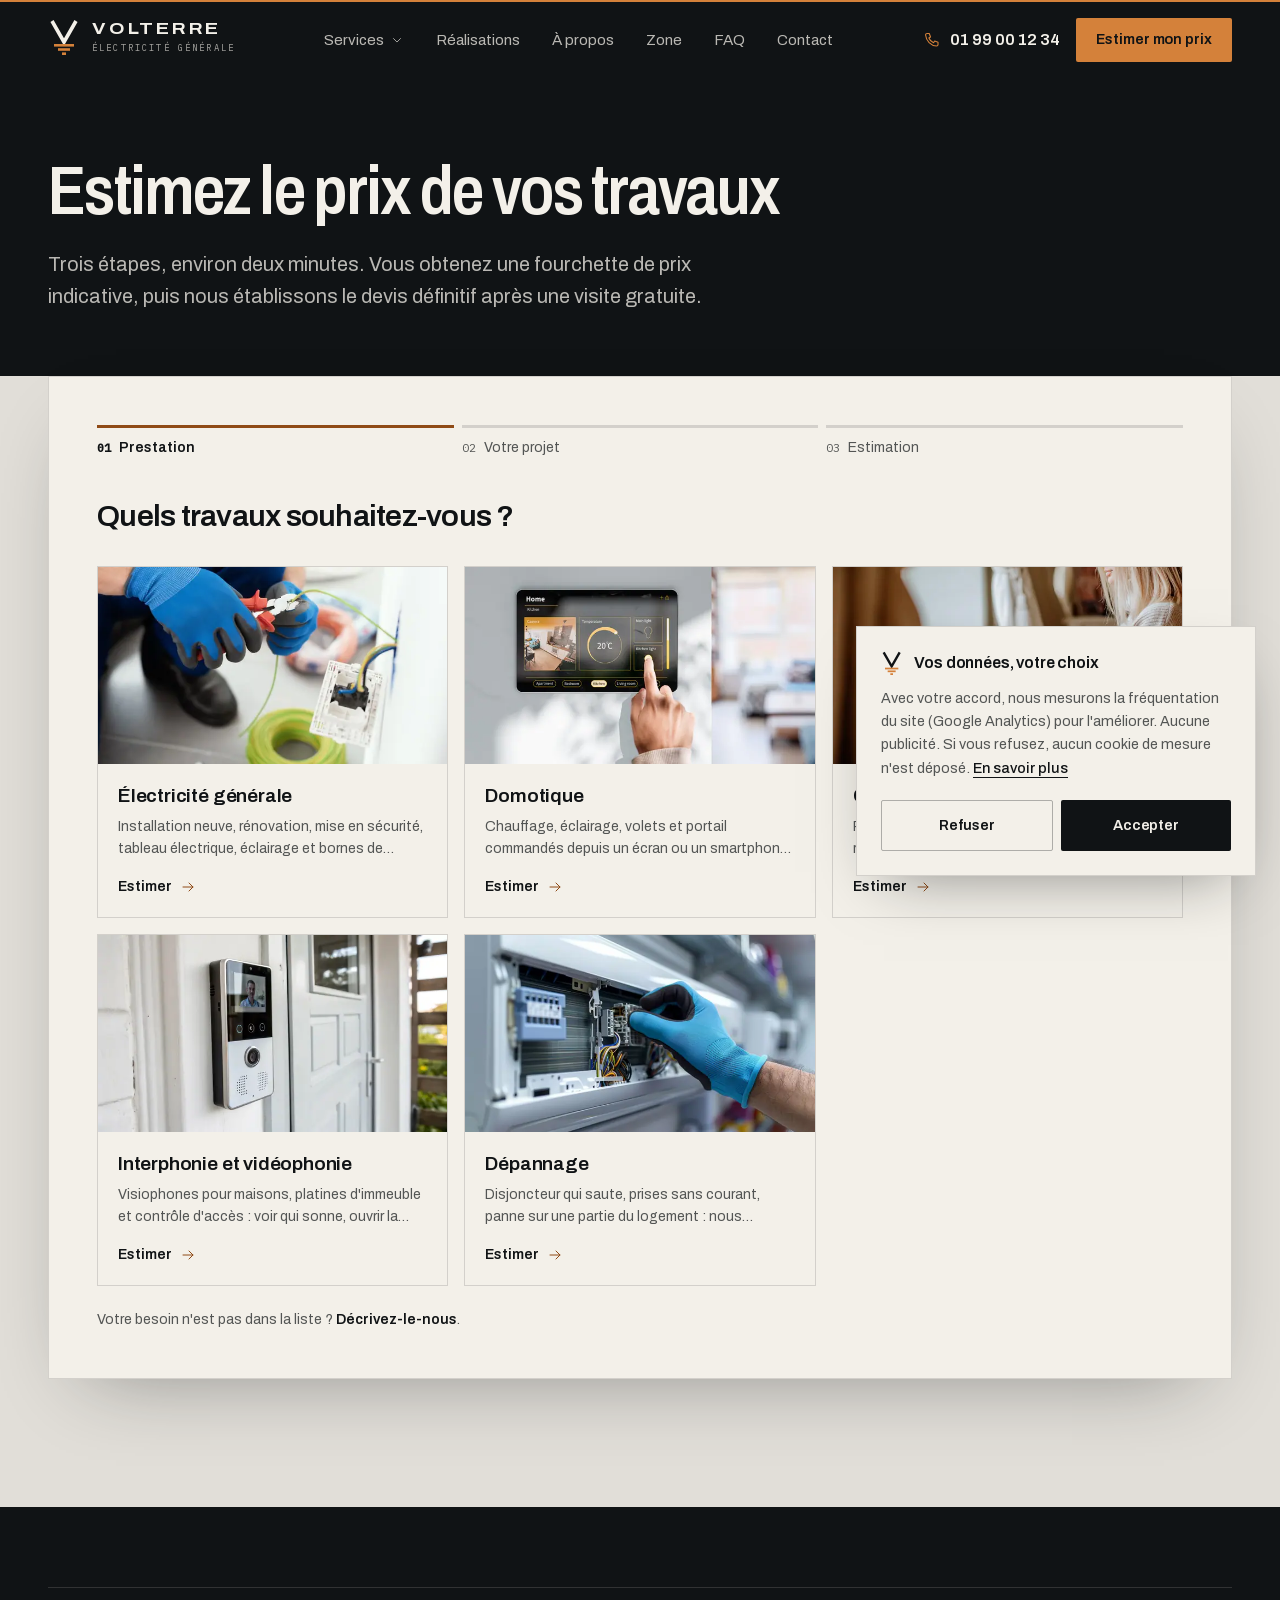
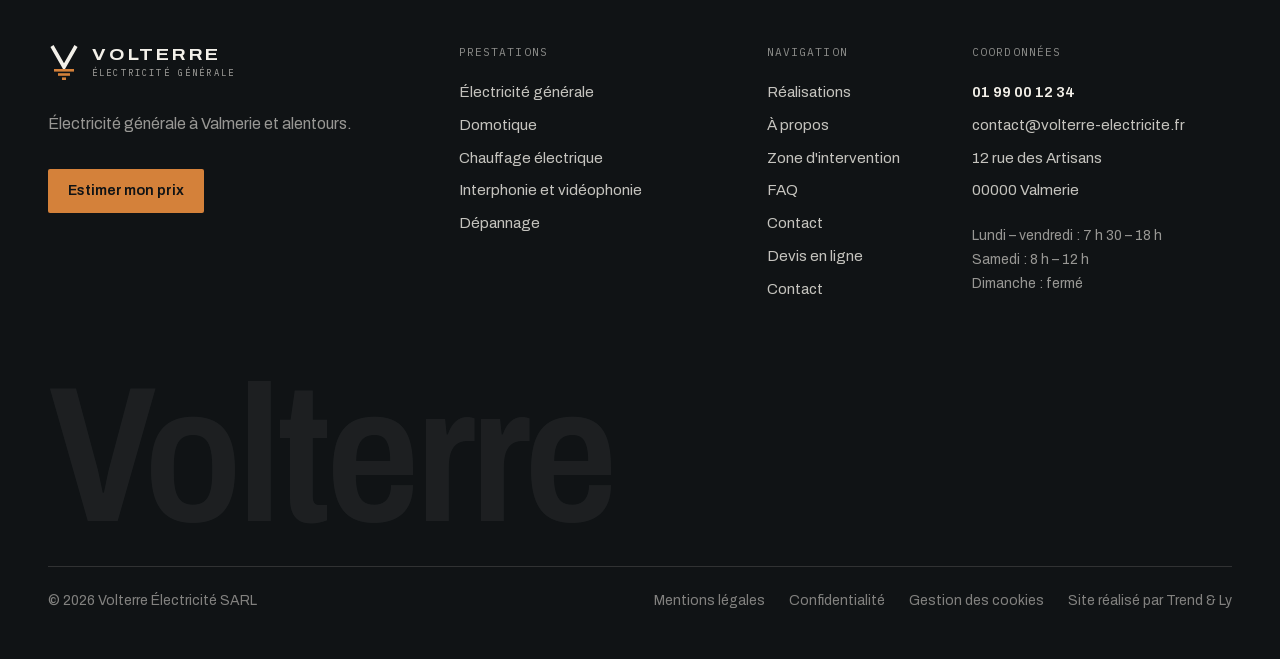
<file: devis-en-ligne/index.html>
<!DOCTYPE html><!--1lftozwEG4_7AtTx1dsJF--><html lang="fr" class="__variable_7347c0 __variable_9f0762" style="--brand-accent:#D4813A;--brand-accent-deep:#8F4B17;--brand-ink:#101315;--brand-paper:#F3F0E9"><head><meta charSet="utf-8"/><meta name="viewport" content="width=device-width, initial-scale=1"/><link rel="stylesheet" href="/_next/static/css/a62c4e4777452416.css" data-precedence="next"/><link rel="preload" as="script" fetchPriority="low" href="/_next/static/chunks/webpack-9596d72507db0739.js"/><script src="/_next/static/chunks/4bd1b696-c023c6e3521b1417.js" async=""></script><script src="/_next/static/chunks/255-ae2f3343083aecc8.js" async=""></script><script src="/_next/static/chunks/main-app-78098fa7c3457bb3.js" async=""></script><script src="/_next/static/chunks/473-02d741b9078aa8bb.js" async=""></script><script src="/_next/static/chunks/app/layout-889916f5eceafc29.js" async=""></script><script src="/_next/static/chunks/672-979b9b837da42988.js" async=""></script><script src="/_next/static/chunks/app/devis-en-ligne/page-8e38aaa9ea9a4037.js" async=""></script><meta name="theme-color" content="#101315"/><title>Devis électricien en ligne à Valmerie | Volterre</title><meta name="description" content="Estimez en deux minutes le prix de vos travaux d&#x27;électricité, de domotique, de chauffage ou d&#x27;interphonie à Valmerie, puis recevez un devis détaillé."/><meta name="application-name" content="Volterre Électricité"/><meta name="robots" content="noindex, nofollow"/><link rel="canonical" href="https://28zaaky.github.io/devis-en-ligne/"/><meta name="format-detection" content="telephone=no"/><meta property="og:title" content="Devis électricien en ligne à Valmerie | Volterre"/><meta property="og:description" content="Estimez en deux minutes le prix de vos travaux d&#x27;électricité, de domotique, de chauffage ou d&#x27;interphonie à Valmerie, puis recevez un devis détaillé."/><meta property="og:url" content="https://28zaaky.github.io/devis-en-ligne/"/><meta property="og:site_name" content="Volterre Électricité"/><meta property="og:locale" content="fr_FR"/><meta property="og:image" content="https://28zaaky.github.io/og/tableau-electrique.jpg"/><meta property="og:image:width" content="1200"/><meta property="og:image:height" content="630"/><meta property="og:image:alt" content="Tableau électrique avec disjoncteurs repérés"/><meta property="og:type" content="website"/><meta name="twitter:card" content="summary_large_image"/><meta name="twitter:title" content="Devis électricien en ligne à Valmerie | Volterre"/><meta name="twitter:description" content="Estimez en deux minutes le prix de vos travaux d&#x27;électricité, de domotique, de chauffage ou d&#x27;interphonie à Valmerie, puis recevez un devis détaillé."/><meta name="twitter:image" content="https://28zaaky.github.io/og/tableau-electrique.jpg"/><link rel="icon" href="/icon.svg?e00b1b71662947fe" type="image/svg+xml" sizes="any"/><script>document.documentElement.classList.add('js')</script><script src="/_next/static/chunks/polyfills-42372ed130431b0a.js" noModule=""></script></head><body><div hidden=""><!--$--><!--/$--></div><div class="scroll-progress" aria-hidden="true"></div><a href="#contenu" class="sr-only focus:not-sr-only focus:fixed focus:left-4 focus:top-4 focus:z-50 focus:bg-paper focus:px-4 focus:py-3 focus:text-ink">Aller au contenu</a><header class="site-header fixed inset-x-0 top-0 z-40 transition-[transform,background-color,border-color,color] duration-500 ease-[var(--ease-out-expo)] translate-y-0 border-b border-transparent text-paper"><div class="container-x flex h-[4.5rem] items-center justify-between gap-6 lg:h-20"><a href="/" class="shrink-0" aria-label="Volterre Électricité — accueil"><span class="inline-flex items-center gap-3 text-paper "><svg viewBox="0 0 32 36" class="h-9 w-auto shrink-0" aria-hidden="true" focusable="false"><path d="M4 2 16 23 28 2" fill="none" stroke="currentColor" stroke-width="3.6" stroke-linejoin="miter" stroke-miterlimit="10"></path><rect x="6" y="25" width="20" height="2.6" class="fill-accent"></rect><rect x="10" y="29.2" width="12" height="2.6" class="fill-accent"></rect><rect x="14" y="33.4" width="4" height="2.6" class="fill-accent"></rect></svg><span class="flex flex-col leading-none"><span class="text-[1.08rem] font-bold uppercase tracking-[0.16em] [font-stretch:112%]">Volterre</span><span class="mono mt-[0.4rem] text-[0.56rem] uppercase tracking-[0.24em] opacity-65">Électricité générale</span></span></span></a><nav aria-label="Navigation principale" class="hidden lg:block"><ul class="flex items-center gap-6 text-[0.95rem] xl:gap-8"><li class="relative"><button type="button" aria-expanded="false" aria-controls="services-menu" class="inline-flex items-center gap-1.5 link-rule py-1 transition-opacity opacity-75 hover:opacity-100">Services<svg viewBox="0 0 24 24" fill="none" stroke="currentColor" stroke-width="1.5" stroke-linecap="round" stroke-linejoin="round" class="size-3.5 transition-transform duration-300 rotate-90" aria-hidden="true" focusable="false"><path d="m9.5 6 6 6-6 6"></path></svg></button></li><li><a href="/#realisations" class="link-rule py-1 transition-opacity opacity-75 hover:opacity-100">Réalisations</a></li><li><a href="/a-propos/" class="link-rule py-1 transition-opacity opacity-75 hover:opacity-100">À propos</a></li><li><a href="/#zone" class="link-rule py-1 transition-opacity opacity-75 hover:opacity-100">Zone</a></li><li><a href="/#faq" class="link-rule py-1 transition-opacity opacity-75 hover:opacity-100">FAQ</a></li><li><a href="/contact/" class="link-rule py-1 transition-opacity opacity-75 hover:opacity-100">Contact</a></li></ul></nav><div class="flex items-center gap-2 sm:gap-4"><a href="tel:+33199001234" class="hidden items-center gap-2.5 font-semibold tabular-nums md:inline-flex lg:hidden xl:inline-flex" aria-label="Appeler le 01 99 00 12 34"><svg viewBox="0 0 24 24" fill="none" stroke="currentColor" stroke-width="1.5" stroke-linecap="round" stroke-linejoin="round" class="size-[1.1rem] text-accent" aria-hidden="true" focusable="false"><path d="M5.5 3.5h3l1.8 4.6-2.3 1.5a11.5 11.5 0 0 0 6.4 6.4l1.5-2.3 4.6 1.8v3a2 2 0 0 1-2 2A16.5 16.5 0 0 1 3.5 5.5a2 2 0 0 1 2-2Z"></path></svg>01 99 00 12 34</a><a href="/devis-en-ligne/" class="btn btn-accent hidden min-h-11 px-5 py-2.5 text-[0.9rem] sm:inline-flex">Estimer mon prix</a><button type="button" aria-expanded="false" aria-controls="mobile-menu" class="-mr-2 grid size-11 place-items-center lg:hidden"><span class="sr-only">Ouvrir le menu</span><svg viewBox="0 0 24 24" fill="none" stroke="currentColor" stroke-width="1.5" stroke-linecap="round" stroke-linejoin="round" class="size-6" aria-hidden="true" focusable="false"><path d="M4 9h16M4 15h16"></path></svg></button></div></div><div id="services-menu" inert="" class="mega absolute inset-x-0 top-full hidden text-ink lg:grid "><div class="overflow-hidden"><div class="mega-inner border-b border-line bg-paper shadow-[0_30px_50px_-36px_rgb(16_19_21/0.4)]"><div class="container-x grid grid-cols-12 gap-10 py-8"><ol class="col-span-7 border-t border-line xl:col-span-6"><li class="mega-item" style="--i:0"><a href="/electricite-generale/" class="group relative flex items-center gap-5 border-b border-line py-3.5 pl-1 pr-2 transition-[padding,background-color] duration-500 ease-[var(--ease-out-expo)] hover:bg-paper-2 hover:pl-4 focus-visible:bg-paper-2 focus-visible:pl-4 aria-[current=page]:pl-4"><span aria-hidden="true" class="absolute inset-y-0 left-0 w-[2px] origin-top bg-accent-deep transition-transform duration-500 ease-[var(--ease-out-expo)] group-hover:scale-y-100 group-focus-visible:scale-y-100 scale-y-0"></span><span class="mono w-6 shrink-0 text-xs text-accent-deep">01</span><span class="flex-1 text-[1.1rem] font-semibold tracking-[-0.01em]">Électricité générale</span><svg viewBox="0 0 24 24" fill="none" stroke="currentColor" stroke-width="1.5" stroke-linecap="round" stroke-linejoin="round" class="size-4 shrink-0 -translate-x-2 text-accent-deep opacity-0 transition-[opacity,transform] duration-500 ease-[var(--ease-out-expo)] group-hover:translate-x-0 group-hover:opacity-100 group-focus-visible:translate-x-0 group-focus-visible:opacity-100" aria-hidden="true" focusable="false"><path d="M4.5 12h15M13.5 6l6 6-6 6"></path></svg></a></li><li class="mega-item" style="--i:1"><a href="/domotique/" class="group relative flex items-center gap-5 border-b border-line py-3.5 pl-1 pr-2 transition-[padding,background-color] duration-500 ease-[var(--ease-out-expo)] hover:bg-paper-2 hover:pl-4 focus-visible:bg-paper-2 focus-visible:pl-4 aria-[current=page]:pl-4"><span aria-hidden="true" class="absolute inset-y-0 left-0 w-[2px] origin-top bg-accent-deep transition-transform duration-500 ease-[var(--ease-out-expo)] group-hover:scale-y-100 group-focus-visible:scale-y-100 scale-y-0"></span><span class="mono w-6 shrink-0 text-xs text-accent-deep">02</span><span class="flex-1 text-[1.1rem] font-semibold tracking-[-0.01em]">Domotique</span><svg viewBox="0 0 24 24" fill="none" stroke="currentColor" stroke-width="1.5" stroke-linecap="round" stroke-linejoin="round" class="size-4 shrink-0 -translate-x-2 text-accent-deep opacity-0 transition-[opacity,transform] duration-500 ease-[var(--ease-out-expo)] group-hover:translate-x-0 group-hover:opacity-100 group-focus-visible:translate-x-0 group-focus-visible:opacity-100" aria-hidden="true" focusable="false"><path d="M4.5 12h15M13.5 6l6 6-6 6"></path></svg></a></li><li class="mega-item" style="--i:2"><a href="/chauffage-electrique/" class="group relative flex items-center gap-5 border-b border-line py-3.5 pl-1 pr-2 transition-[padding,background-color] duration-500 ease-[var(--ease-out-expo)] hover:bg-paper-2 hover:pl-4 focus-visible:bg-paper-2 focus-visible:pl-4 aria-[current=page]:pl-4"><span aria-hidden="true" class="absolute inset-y-0 left-0 w-[2px] origin-top bg-accent-deep transition-transform duration-500 ease-[var(--ease-out-expo)] group-hover:scale-y-100 group-focus-visible:scale-y-100 scale-y-0"></span><span class="mono w-6 shrink-0 text-xs text-accent-deep">03</span><span class="flex-1 text-[1.1rem] font-semibold tracking-[-0.01em]">Chauffage électrique</span><svg viewBox="0 0 24 24" fill="none" stroke="currentColor" stroke-width="1.5" stroke-linecap="round" stroke-linejoin="round" class="size-4 shrink-0 -translate-x-2 text-accent-deep opacity-0 transition-[opacity,transform] duration-500 ease-[var(--ease-out-expo)] group-hover:translate-x-0 group-hover:opacity-100 group-focus-visible:translate-x-0 group-focus-visible:opacity-100" aria-hidden="true" focusable="false"><path d="M4.5 12h15M13.5 6l6 6-6 6"></path></svg></a></li><li class="mega-item" style="--i:3"><a href="/interphone-visiophone/" class="group relative flex items-center gap-5 border-b border-line py-3.5 pl-1 pr-2 transition-[padding,background-color] duration-500 ease-[var(--ease-out-expo)] hover:bg-paper-2 hover:pl-4 focus-visible:bg-paper-2 focus-visible:pl-4 aria-[current=page]:pl-4"><span aria-hidden="true" class="absolute inset-y-0 left-0 w-[2px] origin-top bg-accent-deep transition-transform duration-500 ease-[var(--ease-out-expo)] group-hover:scale-y-100 group-focus-visible:scale-y-100 scale-y-0"></span><span class="mono w-6 shrink-0 text-xs text-accent-deep">04</span><span class="flex-1 text-[1.1rem] font-semibold tracking-[-0.01em]">Interphonie et vidéophonie</span><svg viewBox="0 0 24 24" fill="none" stroke="currentColor" stroke-width="1.5" stroke-linecap="round" stroke-linejoin="round" class="size-4 shrink-0 -translate-x-2 text-accent-deep opacity-0 transition-[opacity,transform] duration-500 ease-[var(--ease-out-expo)] group-hover:translate-x-0 group-hover:opacity-100 group-focus-visible:translate-x-0 group-focus-visible:opacity-100" aria-hidden="true" focusable="false"><path d="M4.5 12h15M13.5 6l6 6-6 6"></path></svg></a></li><li class="mega-item" style="--i:4"><a href="/depannage-electrique/" class="group relative flex items-center gap-5 border-b border-line py-3.5 pl-1 pr-2 transition-[padding,background-color] duration-500 ease-[var(--ease-out-expo)] hover:bg-paper-2 hover:pl-4 focus-visible:bg-paper-2 focus-visible:pl-4 aria-[current=page]:pl-4"><span aria-hidden="true" class="absolute inset-y-0 left-0 w-[2px] origin-top bg-accent-deep transition-transform duration-500 ease-[var(--ease-out-expo)] group-hover:scale-y-100 group-focus-visible:scale-y-100 scale-y-0"></span><span class="mono w-6 shrink-0 text-xs text-accent-deep">05</span><span class="flex-1 text-[1.1rem] font-semibold tracking-[-0.01em]">Dépannage</span><svg viewBox="0 0 24 24" fill="none" stroke="currentColor" stroke-width="1.5" stroke-linecap="round" stroke-linejoin="round" class="size-4 shrink-0 -translate-x-2 text-accent-deep opacity-0 transition-[opacity,transform] duration-500 ease-[var(--ease-out-expo)] group-hover:translate-x-0 group-hover:opacity-100 group-focus-visible:translate-x-0 group-focus-visible:opacity-100" aria-hidden="true" focusable="false"><path d="M4.5 12h15M13.5 6l6 6-6 6"></path></svg></a></li></ol><div class="col-span-4 col-start-9 flex flex-col justify-end gap-3 pb-1 text-sm"><a href="/#prestations" class="link-rule self-start text-muted hover:text-ink">Toutes les prestations</a><a href="/devis-en-ligne/" class="inline-flex items-center gap-2 self-start font-semibold"><span class="link-rule">Estimer le prix de mes travaux</span><svg viewBox="0 0 24 24" fill="none" stroke="currentColor" stroke-width="1.5" stroke-linecap="round" stroke-linejoin="round" class="size-4 text-accent-deep" aria-hidden="true" focusable="false"><path d="M4.5 12h15M13.5 6l6 6-6 6"></path></svg></a></div></div></div></div></div></header><div id="mobile-menu" class="fixed inset-0 z-30 flex flex-col overflow-y-auto bg-ink text-paper transition-[opacity,visibility] duration-500 ease-[var(--ease-out-expo)] lg:hidden invisible opacity-0" aria-hidden="true" inert=""><nav aria-label="Navigation mobile" class="container-x flex-1 pb-6 pt-28"><ul><li class="border-b border-line-dark"><button type="button" aria-expanded="false" aria-controls="mobile-services" class="flex w-full items-center justify-between py-4 text-left"><span class="display text-[2rem]">Services</span><svg viewBox="0 0 24 24" fill="none" stroke="currentColor" stroke-width="1.5" stroke-linecap="round" stroke-linejoin="round" class="size-6 transition-transform duration-300 " aria-hidden="true" focusable="false"><path d="M12 5v14M5 12h14"></path></svg></button><ul id="mobile-services" hidden="" class="pb-4"><li><a href="/electricite-generale/" class="flex items-baseline gap-4 py-2.5 text-[1.05rem] text-paper/85"><span class="mono w-5 text-xs text-accent">01</span>Électricité générale</a></li><li><a href="/domotique/" class="flex items-baseline gap-4 py-2.5 text-[1.05rem] text-paper/85"><span class="mono w-5 text-xs text-accent">02</span>Domotique</a></li><li><a href="/chauffage-electrique/" class="flex items-baseline gap-4 py-2.5 text-[1.05rem] text-paper/85"><span class="mono w-5 text-xs text-accent">03</span>Chauffage électrique</a></li><li><a href="/interphone-visiophone/" class="flex items-baseline gap-4 py-2.5 text-[1.05rem] text-paper/85"><span class="mono w-5 text-xs text-accent">04</span>Interphonie et vidéophonie</a></li><li><a href="/depannage-electrique/" class="flex items-baseline gap-4 py-2.5 text-[1.05rem] text-paper/85"><span class="mono w-5 text-xs text-accent">05</span>Dépannage</a></li></ul></li><li class="border-b border-line-dark"><a href="/#realisations" class="block py-4"><span class="display text-[2rem]">Réalisations</span></a></li><li class="border-b border-line-dark"><a href="/a-propos/" class="block py-4"><span class="display text-[2rem]">À propos</span></a></li><li class="border-b border-line-dark"><a href="/#zone" class="block py-4"><span class="display text-[2rem]">Zone d&#x27;intervention</span></a></li><li class="border-b border-line-dark"><a href="/#faq" class="block py-4"><span class="display text-[2rem]">FAQ</span></a></li><li class="border-b border-line-dark"><a href="/contact/" class="block py-4"><span class="display text-[2rem]">Contact</span></a></li></ul></nav><div class="container-x space-y-3 pb-10 pt-2"><a href="tel:+33199001234" class="btn btn-accent w-full text-base"><svg viewBox="0 0 24 24" fill="none" stroke="currentColor" stroke-width="1.5" stroke-linecap="round" stroke-linejoin="round" class="size-5" aria-hidden="true" focusable="false"><path d="M5.5 3.5h3l1.8 4.6-2.3 1.5a11.5 11.5 0 0 0 6.4 6.4l1.5-2.3 4.6 1.8v3a2 2 0 0 1-2 2A16.5 16.5 0 0 1 3.5 5.5a2 2 0 0 1 2-2Z"></path></svg> Appeler le <!-- -->01 99 00 12 34</a><a href="/devis-en-ligne/" class="btn btn-ghost-light w-full">Estimer mon prix</a></div></div><main id="contenu"><section class="bg-ink pb-12 pt-28 text-paper md:pb-36 lg:pt-40" aria-labelledby="est-title"><div class="container-x"><h1 id="est-title" class="hero-rise display max-w-4xl text-[clamp(2.1rem,1.5rem+3.4vw,4.6rem)]" style="--d:100">Estimez le prix de vos travaux</h1><p class="hero-rise lead mt-5 max-w-2xl text-paper/75 md:mt-6" style="--d:240">Trois étapes, environ deux minutes. Vous obtenez une fourchette de prix indicative, puis nous établissons le devis définitif après une visite gratuite.</p></div></section><section class="relative bg-paper pb-16 pt-8 md:bg-paper-2 md:pb-32 md:pt-0" aria-label="Estimateur"><div class="container-x"><div class="md:-mt-20 md:border md:border-line md:bg-paper md:p-8 md:shadow-[0_30px_80px_-40px_rgb(16_19_21/0.45)] lg:p-12"><div class="scroll-mt-28"><ol class="mb-8 grid grid-cols-3 gap-2 md:mb-10" aria-label="Étapes"><li><button type="button" aria-current="step" class="group block w-full text-left disabled:cursor-default"><span class="block h-[3px] overflow-hidden bg-line"><span class="block h-full origin-left bg-accent-deep transition-transform duration-700 ease-[var(--ease-out-expo)]" style="transform:scaleX(1)"></span></span><span class="mt-2.5 flex items-baseline gap-2 text-sm font-semibold text-ink"><span class="mono text-xs">01</span><span class="truncate">Prestation</span></span></button></li><li><button type="button" disabled="" class="group block w-full text-left disabled:cursor-default"><span class="block h-[3px] overflow-hidden bg-line"><span class="block h-full origin-left bg-accent-deep transition-transform duration-700 ease-[var(--ease-out-expo)]" style="transform:scaleX(0)"></span></span><span class="mt-2.5 flex items-baseline gap-2 text-sm text-muted"><span class="mono text-xs">02</span><span class="truncate">Votre projet</span></span></button></li><li><button type="button" disabled="" class="group block w-full text-left disabled:cursor-default"><span class="block h-[3px] overflow-hidden bg-line"><span class="block h-full origin-left bg-accent-deep transition-transform duration-700 ease-[var(--ease-out-expo)]" style="transform:scaleX(0)"></span></span><span class="mt-2.5 flex items-baseline gap-2 text-sm text-muted"><span class="mono text-xs">03</span><span class="truncate">Estimation</span></span></button></li></ol><div class="est-step"><h2 class="text-2xl font-semibold tracking-tight md:text-3xl">Quels travaux souhaitez-vous ?</h2><ul class="mt-6 grid border-t border-line sm:mt-8 sm:grid-cols-2 sm:gap-4 sm:border-0 lg:grid-cols-3"><li class="est-card" style="--i:0"><button type="button" class="group flex h-full w-full items-center gap-4 overflow-hidden border-b border-line bg-paper py-3.5 text-left transition-[translate,border-color] duration-500 ease-[var(--ease-out-expo)] sm:flex-col sm:hover:-translate-y-1 sm:items-stretch sm:gap-0 sm:border sm:py-0 sm:hover:border-ink/40"><span class="block size-16 shrink-0 overflow-hidden sm:aspect-[16/9] sm:size-auto sm:w-full"><img src="/images/installation-prise-1920.webp" srcSet="/images/installation-prise-640.webp 640w, /images/installation-prise-1024.webp 1024w, /images/installation-prise-1600.webp 1600w, /images/installation-prise-1920.webp 1920w" sizes="(min-width: 1024px) 30vw, (min-width: 640px) 50vw, 100vw" width="1920" height="1022" alt="" loading="lazy" decoding="async" class="h-full w-full object-cover transition-transform duration-[1.2s] ease-[var(--ease-out-expo)] group-hover:scale-[1.05]" style="background-color:#f8f8f8"/></span><span class="flex min-w-0 flex-1 flex-col sm:p-5"><span class="text-[1.2rem] font-semibold leading-tight tracking-[-0.01em]">Électricité générale</span><span class="mt-2 hidden text-sm leading-relaxed text-muted sm:line-clamp-2">Installation neuve, rénovation, mise en sécurité, tableau électrique, éclairage et bornes de recharge, pour les logements comme pour les locaux professionnels.</span><span class="mt-4 hidden items-center gap-2 text-sm font-semibold sm:inline-flex">Estimer<svg viewBox="0 0 24 24" fill="none" stroke="currentColor" stroke-width="1.5" stroke-linecap="round" stroke-linejoin="round" class="size-4 text-accent-deep transition-transform duration-300 group-hover:translate-x-1" aria-hidden="true" focusable="false"><path d="M4.5 12h15M13.5 6l6 6-6 6"></path></svg></span></span><svg viewBox="0 0 24 24" fill="none" stroke="currentColor" stroke-width="1.5" stroke-linecap="round" stroke-linejoin="round" class="size-4 shrink-0 text-accent-deep sm:hidden" aria-hidden="true" focusable="false"><path d="M4.5 12h15M13.5 6l6 6-6 6"></path></svg></button></li><li class="est-card" style="--i:1"><button type="button" class="group flex h-full w-full items-center gap-4 overflow-hidden border-b border-line bg-paper py-3.5 text-left transition-[translate,border-color] duration-500 ease-[var(--ease-out-expo)] sm:flex-col sm:hover:-translate-y-1 sm:items-stretch sm:gap-0 sm:border sm:py-0 sm:hover:border-ink/40"><span class="block size-16 shrink-0 overflow-hidden sm:aspect-[16/9] sm:size-auto sm:w-full"><img src="/images/domotique-ecran-1920.webp" srcSet="/images/domotique-ecran-640.webp 640w, /images/domotique-ecran-1024.webp 1024w, /images/domotique-ecran-1600.webp 1600w, /images/domotique-ecran-1920.webp 1920w" sizes="(min-width: 1024px) 30vw, (min-width: 640px) 50vw, 100vw" width="1920" height="1080" alt="" loading="lazy" decoding="async" class="h-full w-full object-cover transition-transform duration-[1.2s] ease-[var(--ease-out-expo)] group-hover:scale-[1.05]" style="background-color:#a8b8b8"/></span><span class="flex min-w-0 flex-1 flex-col sm:p-5"><span class="text-[1.2rem] font-semibold leading-tight tracking-[-0.01em]">Domotique</span><span class="mt-2 hidden text-sm leading-relaxed text-muted sm:line-clamp-2">Chauffage, éclairage, volets et portail commandés depuis un écran ou un smartphone, avec des scénarios simples à utiliser au quotidien.</span><span class="mt-4 hidden items-center gap-2 text-sm font-semibold sm:inline-flex">Estimer<svg viewBox="0 0 24 24" fill="none" stroke="currentColor" stroke-width="1.5" stroke-linecap="round" stroke-linejoin="round" class="size-4 text-accent-deep transition-transform duration-300 group-hover:translate-x-1" aria-hidden="true" focusable="false"><path d="M4.5 12h15M13.5 6l6 6-6 6"></path></svg></span></span><svg viewBox="0 0 24 24" fill="none" stroke="currentColor" stroke-width="1.5" stroke-linecap="round" stroke-linejoin="round" class="size-4 shrink-0 text-accent-deep sm:hidden" aria-hidden="true" focusable="false"><path d="M4.5 12h15M13.5 6l6 6-6 6"></path></svg></button></li><li class="est-card" style="--i:2"><button type="button" class="group flex h-full w-full items-center gap-4 overflow-hidden border-b border-line bg-paper py-3.5 text-left transition-[translate,border-color] duration-500 ease-[var(--ease-out-expo)] sm:flex-col sm:hover:-translate-y-1 sm:items-stretch sm:gap-0 sm:border sm:py-0 sm:hover:border-ink/40"><span class="block size-16 shrink-0 overflow-hidden sm:aspect-[16/9] sm:size-auto sm:w-full"><img src="/images/chauffage-confort-1920.webp" srcSet="/images/chauffage-confort-640.webp 640w, /images/chauffage-confort-1024.webp 1024w, /images/chauffage-confort-1600.webp 1600w, /images/chauffage-confort-1920.webp 1920w" sizes="(min-width: 1024px) 30vw, (min-width: 640px) 50vw, 100vw" width="1920" height="1280" alt="" loading="lazy" decoding="async" class="h-full w-full object-cover transition-transform duration-[1.2s] ease-[var(--ease-out-expo)] group-hover:scale-[1.05]" style="background-color:#784828"/></span><span class="flex min-w-0 flex-1 flex-col sm:p-5"><span class="text-[1.2rem] font-semibold leading-tight tracking-[-0.01em]">Chauffage électrique</span><span class="mt-2 hidden text-sm leading-relaxed text-muted sm:line-clamp-2">Remplacement des anciens convecteurs, radiateurs à inertie, sèche-serviettes et programmation, pour un confort plus homogène.</span><span class="mt-4 hidden items-center gap-2 text-sm font-semibold sm:inline-flex">Estimer<svg viewBox="0 0 24 24" fill="none" stroke="currentColor" stroke-width="1.5" stroke-linecap="round" stroke-linejoin="round" class="size-4 text-accent-deep transition-transform duration-300 group-hover:translate-x-1" aria-hidden="true" focusable="false"><path d="M4.5 12h15M13.5 6l6 6-6 6"></path></svg></span></span><svg viewBox="0 0 24 24" fill="none" stroke="currentColor" stroke-width="1.5" stroke-linecap="round" stroke-linejoin="round" class="size-4 shrink-0 text-accent-deep sm:hidden" aria-hidden="true" focusable="false"><path d="M4.5 12h15M13.5 6l6 6-6 6"></path></svg></button></li><li class="est-card" style="--i:3"><button type="button" class="group flex h-full w-full items-center gap-4 overflow-hidden border-b border-line bg-paper py-3.5 text-left transition-[translate,border-color] duration-500 ease-[var(--ease-out-expo)] sm:flex-col sm:hover:-translate-y-1 sm:items-stretch sm:gap-0 sm:border sm:py-0 sm:hover:border-ink/40"><span class="block size-16 shrink-0 overflow-hidden sm:aspect-[16/9] sm:size-auto sm:w-full"><img src="/images/visiophone-1920.webp" srcSet="/images/visiophone-640.webp 640w, /images/visiophone-1024.webp 1024w, /images/visiophone-1600.webp 1600w, /images/visiophone-1920.webp 1920w" sizes="(min-width: 1024px) 30vw, (min-width: 640px) 50vw, 100vw" width="1920" height="1080" alt="" loading="lazy" decoding="async" class="h-full w-full object-cover transition-transform duration-[1.2s] ease-[var(--ease-out-expo)] group-hover:scale-[1.05]" style="background-color:#d8d8d8"/></span><span class="flex min-w-0 flex-1 flex-col sm:p-5"><span class="text-[1.2rem] font-semibold leading-tight tracking-[-0.01em]">Interphonie et vidéophonie</span><span class="mt-2 hidden text-sm leading-relaxed text-muted sm:line-clamp-2">Visiophones pour maisons, platines d&#x27;immeuble et contrôle d&#x27;accès : voir qui sonne, ouvrir la porte ou le portail, gérer les badges.</span><span class="mt-4 hidden items-center gap-2 text-sm font-semibold sm:inline-flex">Estimer<svg viewBox="0 0 24 24" fill="none" stroke="currentColor" stroke-width="1.5" stroke-linecap="round" stroke-linejoin="round" class="size-4 text-accent-deep transition-transform duration-300 group-hover:translate-x-1" aria-hidden="true" focusable="false"><path d="M4.5 12h15M13.5 6l6 6-6 6"></path></svg></span></span><svg viewBox="0 0 24 24" fill="none" stroke="currentColor" stroke-width="1.5" stroke-linecap="round" stroke-linejoin="round" class="size-4 shrink-0 text-accent-deep sm:hidden" aria-hidden="true" focusable="false"><path d="M4.5 12h15M13.5 6l6 6-6 6"></path></svg></button></li><li class="est-card" style="--i:4"><button type="button" class="group flex h-full w-full items-center gap-4 overflow-hidden border-b border-line bg-paper py-3.5 text-left transition-[translate,border-color] duration-500 ease-[var(--ease-out-expo)] sm:flex-col sm:hover:-translate-y-1 sm:items-stretch sm:gap-0 sm:border sm:py-0 sm:hover:border-ink/40"><span class="block size-16 shrink-0 overflow-hidden sm:aspect-[16/9] sm:size-auto sm:w-full"><img src="/images/depannage-intervention-1920.webp" srcSet="/images/depannage-intervention-640.webp 640w, /images/depannage-intervention-1024.webp 1024w, /images/depannage-intervention-1600.webp 1600w, /images/depannage-intervention-1920.webp 1920w" sizes="(min-width: 1024px) 30vw, (min-width: 640px) 50vw, 100vw" width="1920" height="1280" alt="" loading="lazy" decoding="async" class="h-full w-full object-cover transition-transform duration-[1.2s] ease-[var(--ease-out-expo)] group-hover:scale-[1.05]" style="background-color:#8898a8"/></span><span class="flex min-w-0 flex-1 flex-col sm:p-5"><span class="text-[1.2rem] font-semibold leading-tight tracking-[-0.01em]">Dépannage</span><span class="mt-2 hidden text-sm leading-relaxed text-muted sm:line-clamp-2">Disjoncteur qui saute, prises sans courant, panne sur une partie du logement : nous cherchons la cause avant de remplacer quoi que ce soit.</span><span class="mt-4 hidden items-center gap-2 text-sm font-semibold sm:inline-flex">Estimer<svg viewBox="0 0 24 24" fill="none" stroke="currentColor" stroke-width="1.5" stroke-linecap="round" stroke-linejoin="round" class="size-4 text-accent-deep transition-transform duration-300 group-hover:translate-x-1" aria-hidden="true" focusable="false"><path d="M4.5 12h15M13.5 6l6 6-6 6"></path></svg></span></span><svg viewBox="0 0 24 24" fill="none" stroke="currentColor" stroke-width="1.5" stroke-linecap="round" stroke-linejoin="round" class="size-4 shrink-0 text-accent-deep sm:hidden" aria-hidden="true" focusable="false"><path d="M4.5 12h15M13.5 6l6 6-6 6"></path></svg></button></li></ul><p class="mt-6 text-sm text-muted">Votre besoin n&#x27;est pas dans la liste ?<!-- --> <a href="/contact/" class="link-rule font-semibold text-ink">Décrivez-le-nous</a>.</p></div></div></div></div></section></main><footer class="bg-ink pb-28 pt-20 text-paper md:pb-12" aria-labelledby="footer-title"><h2 id="footer-title" class="sr-only">Informations sur <!-- -->Volterre Électricité</h2><div class="container-x"><div class="grid gap-12 border-t border-line-dark pt-14 md:grid-cols-2 lg:grid-cols-12"><div class="lg:col-span-4"><span class="inline-flex items-center gap-3 text-paper "><svg viewBox="0 0 32 36" class="h-9 w-auto shrink-0" aria-hidden="true" focusable="false"><path d="M4 2 16 23 28 2" fill="none" stroke="currentColor" stroke-width="3.6" stroke-linejoin="miter" stroke-miterlimit="10"></path><rect x="6" y="25" width="20" height="2.6" class="fill-accent"></rect><rect x="10" y="29.2" width="12" height="2.6" class="fill-accent"></rect><rect x="14" y="33.4" width="4" height="2.6" class="fill-accent"></rect></svg><span class="flex flex-col leading-none"><span class="text-[1.08rem] font-bold uppercase tracking-[0.16em] [font-stretch:112%]">Volterre</span><span class="mono mt-[0.4rem] text-[0.56rem] uppercase tracking-[0.24em] opacity-65">Électricité générale</span></span></span><p class="mt-6 max-w-xs leading-relaxed text-paper/60">Électricité générale à Valmerie et alentours.</p><a href="/devis-en-ligne/" class="btn btn-accent mt-8 min-h-11 px-5 py-2.5 text-[0.9rem]">Estimer mon prix</a></div><nav aria-label="Prestations" class="lg:col-span-3"><p class="mono text-[0.7rem] uppercase tracking-[0.1em] text-paper/55">Prestations</p><ul class="mt-5 space-y-2.5 text-[0.95rem] text-paper/80"><li><a href="/electricite-generale/" class="link-rule">Électricité générale</a></li><li><a href="/domotique/" class="link-rule">Domotique</a></li><li><a href="/chauffage-electrique/" class="link-rule">Chauffage électrique</a></li><li><a href="/interphone-visiophone/" class="link-rule">Interphonie et vidéophonie</a></li><li><a href="/depannage-electrique/" class="link-rule">Dépannage</a></li></ul></nav><nav aria-label="Navigation secondaire" class="lg:col-span-2"><p class="mono text-[0.7rem] uppercase tracking-[0.1em] text-paper/55">Navigation</p><ul class="mt-5 space-y-2.5 text-[0.95rem] text-paper/80"><li><a href="/#realisations" class="link-rule">Réalisations</a></li><li><a href="/a-propos/" class="link-rule">À propos</a></li><li><a href="/#zone" class="link-rule">Zone d&#x27;intervention</a></li><li><a href="/#faq" class="link-rule">FAQ</a></li><li><a href="/contact/" class="link-rule">Contact</a></li><li><a href="/devis-en-ligne/" class="link-rule">Devis en ligne</a></li><li><a href="/contact/" class="link-rule">Contact</a></li></ul></nav><div class="lg:col-span-3"><p class="mono text-[0.7rem] uppercase tracking-[0.1em] text-paper/55">Coordonnées</p><address class="mt-5 space-y-2.5 text-[0.95rem] not-italic text-paper/80"><a href="tel:+33199001234" class="block font-semibold text-paper tabular-nums hover:text-accent">01 99 00 12 34</a><a href="mailto:contact@volterre-electricite.fr" class="link-rule block break-all">contact@volterre-electricite.fr</a><span class="block">12 rue des Artisans</span><span class="block">00000<!-- --> <!-- -->Valmerie</span></address><ul class="mt-6 space-y-1 text-sm tabular-nums text-paper/60"><li>Lundi – vendredi<!-- --> : <!-- -->7 h 30<!-- --> – <!-- -->18 h</li><li>Samedi<!-- --> : <!-- -->8 h<!-- --> – <!-- -->12 h</li><li>Dimanche : fermé</li></ul></div></div><p aria-hidden="true" class="display mt-20 select-none overflow-hidden whitespace-nowrap text-[clamp(4rem,15vw,15rem)] leading-[0.8] text-paper/[0.06]">Volterre</p><div class="mt-8 flex flex-col gap-4 border-t border-line-dark pt-6 text-sm text-paper/50 md:flex-row md:items-center md:justify-between"><p>© <!-- -->2026<!-- --> <!-- -->Volterre Électricité SARL</p><ul class="flex flex-wrap gap-x-6 gap-y-2"><li><a href="/mentions-legales/" class="link-rule">Mentions légales</a></li><li><a href="/confidentialite/" class="link-rule">Confidentialité</a></li><li><button type="button" class="link-rule">Gestion des cookies</button></li><li>Site réalisé par Trend &amp; Ly</li></ul></div></div></footer><script type="application/ld+json">{"@context":"https://schema.org","@type":"BreadcrumbList","itemListElement":[{"@type":"ListItem","position":1,"name":"Accueil","item":"https://28zaaky.github.io/"},{"@type":"ListItem","position":2,"name":"Devis en ligne","item":"https://28zaaky.github.io/devis-en-ligne/"}]}</script><!--$--><!--/$--><div class="wa-fab pointer-events-none fixed bottom-5 right-4 z-20 flex flex-col items-end sm:bottom-6 sm:right-6"><div id="wa-panel" role="dialog" aria-modal="false" aria-label="Discuter sur WhatsApp" inert="" style="--wait:1s" class="wa-panel mb-4 w-[min(22rem,calc(100vw-2rem))] origin-bottom-right overflow-hidden bg-paper text-ink shadow-[0_30px_70px_-24px_rgb(16_19_21/0.55)] "><div class="flex items-center gap-3 bg-[#075E54] px-5 py-4 text-white"><span class="relative grid size-11 shrink-0 place-items-center rounded-full bg-white/15 text-base font-semibold">J<span class="absolute bottom-0 right-0 size-3 rounded-full bg-[#25D366] ring-2 ring-[#075E54]"></span></span><div class="min-w-0 flex-1"><p class="truncate font-semibold leading-tight">Julien<!-- --> · <!-- -->Volterre</p><span class="inline-flex items-center gap-2.5 mt-0.5 text-xs text-white/75" aria-live="polite"><span aria-hidden="true" class="size-2 rounded-full bg-current opacity-40"></span><span aria-hidden="true" class="min-h-[1lh] transition-opacity duration-500 opacity-0">Ouvert</span></span></div><button type="button" class="grid size-9 place-items-center rounded-full transition-colors hover:bg-white/15" aria-label="Fermer"><svg viewBox="0 0 24 24" fill="none" stroke="currentColor" stroke-width="1.5" stroke-linecap="round" stroke-linejoin="round" class="size-5" aria-hidden="true" focusable="false"><path d="M6 6l12 12M18 6 6 18"></path></svg></button></div><div class="wa-chat space-y-3 px-5 py-5"><div class="min-h-[4.5rem]" aria-live="polite"><span class="inline-flex gap-1 rounded-2xl rounded-tl-sm bg-white px-4 py-3 shadow-sm" aria-label="Écrit…"><span class="wa-dot"></span><span class="wa-dot [animation-delay:150ms]"></span><span class="wa-dot [animation-delay:300ms]"></span></span></div><ul class="space-y-2" aria-label="Choisir un sujet"><li class="wa-topic" style="--i:0"><a href="/devis-en-ligne/" data-autofocus="" class="group/t flex items-center justify-between gap-3 border border-ink/10 bg-paper px-4 py-3 text-[0.92rem] font-medium transition-colors hover:border-[#25D366] hover:bg-white"><span>Estimer le prix de mes travaux<span class="mt-0.5 block text-xs font-normal text-muted">Estimateur en ligne, 2 min</span></span><svg viewBox="0 0 24 24" fill="none" stroke="currentColor" stroke-width="1.5" stroke-linecap="round" stroke-linejoin="round" class="size-4 text-[#128C7E] transition-transform duration-300 group-hover/t:translate-x-1" aria-hidden="true" focusable="false"><path d="M4.5 12h15M13.5 6l6 6-6 6"></path></svg></a></li><li class="wa-topic" style="--i:1"><a href="https://wa.me/33600000000?text=Bonjour%2C%20je%20vous%20contacte%20depuis%20votre%20site%20Volterre%20%C3%89lectricit%C3%A9.%20J&#x27;ai%20une%20panne%20%C3%A9lectrique%20%3A%20" target="_blank" rel="noopener noreferrer" class="group/t flex items-center justify-between gap-3 border border-ink/10 bg-paper px-4 py-3 text-[0.92rem] font-medium transition-colors hover:border-[#25D366] hover:bg-white"><span>Signaler une panne</span><svg viewBox="0 0 24 24" fill="none" stroke="currentColor" stroke-width="1.5" stroke-linecap="round" stroke-linejoin="round" class="size-4 text-[#128C7E] transition-transform duration-300 group-hover/t:translate-x-1" aria-hidden="true" focusable="false"><path d="M4.5 12h15M13.5 6l6 6-6 6"></path></svg></a></li><li class="wa-topic" style="--i:2"><a href="https://wa.me/33600000000?text=Bonjour%2C%20je%20vous%20contacte%20depuis%20votre%20site%20Volterre%20%C3%89lectricit%C3%A9." target="_blank" rel="noopener noreferrer" class="group/t flex items-center justify-between gap-3 border border-ink/10 bg-paper px-4 py-3 text-[0.92rem] font-medium transition-colors hover:border-[#25D366] hover:bg-white"><span>Poser une question</span><svg viewBox="0 0 24 24" fill="none" stroke="currentColor" stroke-width="1.5" stroke-linecap="round" stroke-linejoin="round" class="size-4 text-[#128C7E] transition-transform duration-300 group-hover/t:translate-x-1" aria-hidden="true" focusable="false"><path d="M4.5 12h15M13.5 6l6 6-6 6"></path></svg></a></li></ul></div><a href="https://wa.me/33600000000?text=Bonjour%2C%20je%20vous%20contacte%20depuis%20votre%20site%20Volterre%20%C3%89lectricit%C3%A9." target="_blank" rel="noopener noreferrer" class="flex items-center justify-center gap-2.5 bg-[#25D366] px-5 py-3.5 font-semibold text-white transition-colors hover:bg-[#1ebe5b]"><svg viewBox="0 0 24 24" class="size-5" fill="currentColor" aria-hidden="true"><path d="M17.472 14.382c-.297-.149-1.758-.867-2.03-.967-.273-.099-.471-.148-.67.15-.197.297-.767.966-.94 1.164-.173.199-.347.223-.644.075-.297-.15-1.255-.463-2.39-1.475-.883-.788-1.48-1.761-1.653-2.059-.173-.297-.018-.458.13-.606.134-.133.298-.347.446-.52.149-.174.198-.298.298-.497.099-.198.05-.371-.025-.52-.075-.149-.669-1.612-.916-2.207-.242-.579-.487-.5-.669-.51-.173-.008-.371-.01-.57-.01-.198 0-.52.074-.792.372-.272.297-1.04 1.016-1.04 2.479 0 1.462 1.065 2.875 1.213 3.074.149.198 2.096 3.2 5.077 4.487.709.306 1.262.489 1.694.625.712.227 1.36.195 1.871.118.571-.085 1.758-.719 2.006-1.413.248-.694.248-1.289.173-1.413-.074-.124-.272-.198-.57-.347m-5.421 7.403h-.004a9.87 9.87 0 0 1-5.031-1.378l-.361-.214-3.741.982.998-3.648-.235-.374a9.86 9.86 0 0 1-1.51-5.26c.001-5.45 4.436-9.884 9.888-9.884 2.64 0 5.122 1.03 6.988 2.898a9.825 9.825 0 0 1 2.893 6.994c-.003 5.45-4.437 9.884-9.885 9.884m8.413-18.297A11.815 11.815 0 0 0 12.05 0C5.495 0 .16 5.335.157 11.892c0 2.096.547 4.142 1.588 5.945L.057 24l6.305-1.654a11.882 11.882 0 0 0 5.683 1.448h.005c6.554 0 11.89-5.335 11.893-11.893a11.821 11.821 0 0 0-3.48-8.413Z"></path></svg>Ouvrir WhatsApp</a></div><div class="group pointer-events-auto flex items-center"><span aria-hidden="true" class="pointer-events-none mr-3 hidden translate-x-2 whitespace-nowrap bg-ink px-3.5 py-2 text-[0.85rem] font-semibold text-paper opacity-0 shadow-[0_12px_30px_-12px_rgb(16_19_21/0.6)] transition-[opacity,transform] duration-500 ease-[var(--ease-out-expo)] md:block group-hover:translate-x-0 group-hover:opacity-100">Une question ? Écrivez-nous</span><button type="button" aria-expanded="false" aria-controls="wa-panel" aria-label="Nous écrire sur WhatsApp" class="wa-launcher relative grid size-14 place-items-center rounded-full bg-[#25D366] text-white shadow-[0_14px_34px_-10px_rgb(18_140_70/0.65)]"><span aria-hidden="true" class="wa-ring absolute inset-0 rounded-full border-2 border-[#25D366]"></span><span class="wa-icon absolute "><svg viewBox="0 0 24 24" class="size-7" fill="currentColor" aria-hidden="true"><path d="M17.472 14.382c-.297-.149-1.758-.867-2.03-.967-.273-.099-.471-.148-.67.15-.197.297-.767.966-.94 1.164-.173.199-.347.223-.644.075-.297-.15-1.255-.463-2.39-1.475-.883-.788-1.48-1.761-1.653-2.059-.173-.297-.018-.458.13-.606.134-.133.298-.347.446-.52.149-.174.198-.298.298-.497.099-.198.05-.371-.025-.52-.075-.149-.669-1.612-.916-2.207-.242-.579-.487-.5-.669-.51-.173-.008-.371-.01-.57-.01-.198 0-.52.074-.792.372-.272.297-1.04 1.016-1.04 2.479 0 1.462 1.065 2.875 1.213 3.074.149.198 2.096 3.2 5.077 4.487.709.306 1.262.489 1.694.625.712.227 1.36.195 1.871.118.571-.085 1.758-.719 2.006-1.413.248-.694.248-1.289.173-1.413-.074-.124-.272-.198-.57-.347m-5.421 7.403h-.004a9.87 9.87 0 0 1-5.031-1.378l-.361-.214-3.741.982.998-3.648-.235-.374a9.86 9.86 0 0 1-1.51-5.26c.001-5.45 4.436-9.884 9.888-9.884 2.64 0 5.122 1.03 6.988 2.898a9.825 9.825 0 0 1 2.893 6.994c-.003 5.45-4.437 9.884-9.885 9.884m8.413-18.297A11.815 11.815 0 0 0 12.05 0C5.495 0 .16 5.335.157 11.892c0 2.096.547 4.142 1.588 5.945L.057 24l6.305-1.654a11.882 11.882 0 0 0 5.683 1.448h.005c6.554 0 11.89-5.335 11.893-11.893a11.821 11.821 0 0 0-3.48-8.413Z"></path></svg></span><span class="wa-icon absolute is-hidden"><svg viewBox="0 0 24 24" fill="none" stroke="currentColor" stroke-width="1.5" stroke-linecap="round" stroke-linejoin="round" class="size-6" aria-hidden="true" focusable="false"><path d="M6 6l12 12M18 6 6 18"></path></svg></span></button></div></div><script>(function () {
  var d = document, root = d.documentElement;
  var SEL = "[data-reveal],[data-draw]";
  var EASE = "cubic-bezier(0.16, 1, 0.3, 1)";
  var reduce = window.matchMedia && window.matchMedia("(prefers-reduced-motion: reduce)").matches;
  var done = new WeakSet();

  function delayOf(el) {
    var v = parseFloat(getComputedStyle(el).getPropertyValue("--reveal-delay"));
    return isNaN(v) ? 0 : v;
  }
  function show(el) {
    if (done.has(el)) return;
    done.add(el);
    if (!el.animate) return;
    var delay = delayOf(el);
    if (el.hasAttribute("data-draw")) {
      el.animate([{ transform: "scaleX(0)" }, { transform: "scaleX(1)" }],
        { duration: 1400, delay: delay, easing: EASE, fill: "both" });
      return;
    }
    el.animate([{ opacity: 0, transform: "translateY(24px)" }, { opacity: 1, transform: "none" }],
      { duration: 900, delay: delay, easing: EASE, fill: "both" });
    var imgs = el.querySelectorAll("img");
    for (var i = 0; i < imgs.length; i++) {
      imgs[i].animate([{ transform: "scale(1.08)" }, { transform: "none" }],
        { duration: 1500, delay: delay, easing: EASE, fill: "both" });
    }
  }

  if (reduce || !("IntersectionObserver" in window)) {
    root.classList.add("reveal-off");
    return;
  }
  var io = new IntersectionObserver(function (entries) {
    for (var i = 0; i < entries.length; i++) {
      if (entries[i].isIntersecting) { show(entries[i].target); io.unobserve(entries[i].target); }
    }
  }, { rootMargin: "0px 0px -5% 0px", threshold: 0.06 });

  function watch(node) {
    if (node.nodeType !== 1) return;
    if (node.matches(SEL)) observe(node);
    var list = node.querySelectorAll(SEL);
    for (var i = 0; i < list.length; i++) observe(list[i]);
  }
  function observe(el) {
    if (done.has(el)) return;
    // Already scrolled past (anchor jump, restored scroll): show at once.
    if (el.getBoundingClientRect().bottom < 0) {
      done.add(el);
      el.animate(el.hasAttribute("data-draw") ? [{ transform: "scaleX(1)" }] : [{ opacity: 1, transform: "none" }],
        { duration: 0, fill: "both" });
      return;
    }
    io.observe(el);
  }
  watch(d.body);
  new MutationObserver(function (ms) {
    for (var i = 0; i < ms.length; i++)
      for (var j = 0; j < ms[i].addedNodes.length; j++) watch(ms[i].addedNodes[j]);
  }).observe(d.body, { childList: true, subtree: true });
})();</script><script src="/_next/static/chunks/webpack-9596d72507db0739.js" id="_R_" async=""></script><script>(self.__next_f=self.__next_f||[]).push([0])</script><script>self.__next_f.push([1,"1:\"$Sreact.fragment\"\n2:I[9766,[],\"\"]\n3:I[8924,[],\"\"]\n4:I[6932,[\"473\",\"static/chunks/473-02d741b9078aa8bb.js\",\"177\",\"static/chunks/app/layout-889916f5eceafc29.js\"],\"WhatsAppButton\"]\na:I[7150,[],\"\"]\n:HL[\"/_next/static/css/a62c4e4777452416.css\",\"style\"]\n5:T958,"])</script><script>self.__next_f.push([1,"(function () {\n  var d = document, root = d.documentElement;\n  var SEL = \"[data-reveal],[data-draw]\";\n  var EASE = \"cubic-bezier(0.16, 1, 0.3, 1)\";\n  var reduce = window.matchMedia \u0026\u0026 window.matchMedia(\"(prefers-reduced-motion: reduce)\").matches;\n  var done = new WeakSet();\n\n  function delayOf(el) {\n    var v = parseFloat(getComputedStyle(el).getPropertyValue(\"--reveal-delay\"));\n    return isNaN(v) ? 0 : v;\n  }\n  function show(el) {\n    if (done.has(el)) return;\n    done.add(el);\n    if (!el.animate) return;\n    var delay = delayOf(el);\n    if (el.hasAttribute(\"data-draw\")) {\n      el.animate([{ transform: \"scaleX(0)\" }, { transform: \"scaleX(1)\" }],\n        { duration: 1400, delay: delay, easing: EASE, fill: \"both\" });\n      return;\n    }\n    el.animate([{ opacity: 0, transform: \"translateY(24px)\" }, { opacity: 1, transform: \"none\" }],\n      { duration: 900, delay: delay, easing: EASE, fill: \"both\" });\n    var imgs = el.querySelectorAll(\"img\");\n    for (var i = 0; i \u003c imgs.length; i++) {\n      imgs[i].animate([{ transform: \"scale(1.08)\" }, { transform: \"none\" }],\n        { duration: 1500, delay: delay, easing: EASE, fill: \"both\" });\n    }\n  }\n\n  if (reduce || !(\"IntersectionObserver\" in window)) {\n    root.classList.add(\"reveal-off\");\n    return;\n  }\n  var io = new IntersectionObserver(function (entries) {\n    for (var i = 0; i \u003c entries.length; i++) {\n      if (entries[i].isIntersecting) { show(entries[i].target); io.unobserve(entries[i].target); }\n    }\n  }, { rootMargin: \"0px 0px -5% 0px\", threshold: 0.06 });\n\n  function watch(node) {\n    if (node.nodeType !== 1) return;\n    if (node.matches(SEL)) observe(node);\n    var list = node.querySelectorAll(SEL);\n    for (var i = 0; i \u003c list.length; i++) observe(list[i]);\n  }\n  function observe(el) {\n    if (done.has(el)) return;\n    // Already scrolled past (anchor jump, restored scroll): show at once.\n    if (el.getBoundingClientRect().bottom \u003c 0) {\n      done.add(el);\n      el.animate(el.hasAttribute(\"data-draw\") ? [{ transform: \"scaleX(1)\" }] : [{ opacity: 1, transform: \"none\" }],\n        { duration: 0, fill: \"both\" });\n      return;\n    }\n    io.observe(el);\n  }\n  watch(d.body);\n  new MutationObserver(function (ms) {\n    for (var i = 0; i \u003c ms.length; i++)\n      for (var j = 0; j \u003c ms[i].addedNodes.length; j++) watch(ms[i].addedNodes[j]);\n  }).observe(d.body, { childList: true, subtree: true });\n})();"])</script><script>self.__next_f.push([1,"0:{\"P\":null,\"b\":\"1lftozwEG4_7AtTx1dsJF\",\"p\":\"\",\"c\":[\"\",\"devis-en-ligne\",\"\"],\"i\":false,\"f\":[[[\"\",{\"children\":[\"devis-en-ligne\",{\"children\":[\"__PAGE__\",{}]}]},\"$undefined\",\"$undefined\",true],[\"\",[\"$\",\"$1\",\"c\",{\"children\":[[[\"$\",\"link\",\"0\",{\"rel\":\"stylesheet\",\"href\":\"/_next/static/css/a62c4e4777452416.css\",\"precedence\":\"next\",\"crossOrigin\":\"$undefined\",\"nonce\":\"$undefined\"}]],[\"$\",\"html\",null,{\"lang\":\"fr\",\"className\":\"__variable_7347c0 __variable_9f0762\",\"style\":{\"--brand-accent\":\"#D4813A\",\"--brand-accent-deep\":\"#8F4B17\",\"--brand-ink\":\"#101315\",\"--brand-paper\":\"#F3F0E9\"},\"suppressHydrationWarning\":true,\"children\":[[\"$\",\"head\",null,{\"children\":[\"$\",\"script\",null,{\"dangerouslySetInnerHTML\":{\"__html\":\"document.documentElement.classList.add('js')\"}}]}],[\"$\",\"body\",null,{\"children\":[[\"$\",\"div\",null,{\"className\":\"scroll-progress\",\"aria-hidden\":\"true\"}],[\"$\",\"$L2\",null,{\"parallelRouterKey\":\"children\",\"error\":\"$undefined\",\"errorStyles\":\"$undefined\",\"errorScripts\":\"$undefined\",\"template\":[\"$\",\"$L3\",null,{}],\"templateStyles\":\"$undefined\",\"templateScripts\":\"$undefined\",\"notFound\":[[\"$\",\"main\",null,{\"className\":\"flex min-h-[100svh] flex-col justify-between bg-ink py-10 text-paper\",\"children\":[[\"$\",\"div\",null,{\"className\":\"container-x\",\"children\":[\"$\",\"a\",null,{\"href\":\"/\",\"aria-label\":\"Volterre Électricité — accueil\",\"children\":[\"$\",\"span\",null,{\"className\":\"inline-flex items-center gap-3 text-paper \",\"children\":[[\"$\",\"svg\",null,{\"viewBox\":\"0 0 32 36\",\"className\":\"h-9 w-auto shrink-0\",\"aria-hidden\":\"true\",\"focusable\":\"false\",\"children\":[[\"$\",\"path\",null,{\"d\":\"M4 2 16 23 28 2\",\"fill\":\"none\",\"stroke\":\"currentColor\",\"strokeWidth\":\"3.6\",\"strokeLinejoin\":\"miter\",\"strokeMiterlimit\":\"10\"}],[\"$\",\"rect\",null,{\"x\":\"6\",\"y\":\"25\",\"width\":\"20\",\"height\":\"2.6\",\"className\":\"fill-accent\"}],[\"$\",\"rect\",null,{\"x\":\"10\",\"y\":\"29.2\",\"width\":\"12\",\"height\":\"2.6\",\"className\":\"fill-accent\"}],[\"$\",\"rect\",null,{\"x\":\"14\",\"y\":\"33.4\",\"width\":\"4\",\"height\":\"2.6\",\"className\":\"fill-accent\"}]]}],[\"$\",\"span\",null,{\"className\":\"flex flex-col leading-none\",\"children\":[[\"$\",\"span\",null,{\"className\":\"text-[1.08rem] font-bold uppercase tracking-[0.16em] [font-stretch:112%]\",\"children\":\"Volterre\"}],[\"$\",\"span\",null,{\"className\":\"mono mt-[0.4rem] text-[0.56rem] uppercase tracking-[0.24em] opacity-65\",\"children\":\"Électricité générale\"}]]}]]}]}]}],[\"$\",\"div\",null,{\"className\":\"container-x\",\"children\":[[\"$\",\"p\",null,{\"className\":\"mono text-sm text-accent\",\"children\":\"Erreur 404\"}],[\"$\",\"h1\",null,{\"className\":\"display mt-6 text-[clamp(3rem,2rem+5vw,6rem)]\",\"children\":\"Cette page n'existe pas.\"}],[\"$\",\"div\",null,{\"className\":\"mt-10 flex flex-col gap-3 sm:flex-row\",\"children\":[[\"$\",\"a\",null,{\"href\":\"/\",\"className\":\"btn btn-accent\",\"children\":\"Retour à l'accueil\"}],[\"$\",\"a\",null,{\"href\":\"tel:+33199001234\",\"className\":\"btn btn-ghost-light\",\"children\":\"Appeler l'entreprise\"}]]}]]}],[\"$\",\"div\",null,{}]]}],[]],\"forbidden\":\"$undefined\",\"unauthorized\":\"$undefined\"}],[\"$\",\"$L4\",null,{}],[\"$\",\"script\",null,{\"dangerouslySetInnerHTML\":{\"__html\":\"$5\"}}],\"$L6\"]}]]}]]}],{\"children\":[\"devis-en-ligne\",\"$L7\",{\"children\":[\"__PAGE__\",\"$L8\",{},null,false]},null,false]},null,false],\"$L9\",false]],\"m\":\"$undefined\",\"G\":[\"$a\",[]],\"s\":false,\"S\":true}\n"])</script><script>self.__next_f.push([1,"b:I[2735,[\"473\",\"static/chunks/473-02d741b9078aa8bb.js\",\"177\",\"static/chunks/app/layout-889916f5eceafc29.js\"],\"CookieBanner\"]\nc:I[2013,[\"473\",\"static/chunks/473-02d741b9078aa8bb.js\",\"177\",\"static/chunks/app/layout-889916f5eceafc29.js\"],\"Analytics\"]\nd:I[9698,[\"473\",\"static/chunks/473-02d741b9078aa8bb.js\",\"672\",\"static/chunks/672-979b9b837da42988.js\",\"270\",\"static/chunks/app/devis-en-ligne/page-8e38aaa9ea9a4037.js\"],\"Header\"]\ne:I[8226,[\"473\",\"static/chunks/473-02d741b9078aa8bb.js\",\"672\",\"static/chunks/672-979b9b837da42988.js\",\"270\",\"static/chunks/app/devis-en-ligne/page-8e38aaa9ea9a4037.js\"],\"Estimator\"]\n1b:I[4431,[],\"ViewportBoundary\"]\n1d:I[4431,[],\"MetadataBoundary\"]\n1e:\"$Sreact.suspense\"\n6:[[\"$\",\"$Lb\",null,{}],[\"$\",\"$Lc\",null,{}]]\n7:[\"$\",\"$1\",\"c\",{\"children\":[null,[\"$\",\"$L2\",null,{\"parallelRouterKey\":\"children\",\"error\":\"$undefined\",\"errorStyles\":\"$undefined\",\"errorScripts\":\"$undefined\",\"template\":[\"$\",\"$L3\",null,{}],\"templateStyles\":\"$undefined\",\"templateScripts\":\"$undefined\",\"notFound\":\"$undefined\",\"forbidden\":\"$undefined\",\"unauthorized\":\"$undefined\"}]]}]\n"])</script><script>self.__next_f.push([1,"8:[\"$\",\"$1\",\"c\",{\"children\":[[[\"$\",\"a\",null,{\"href\":\"#contenu\",\"className\":\"sr-only focus:not-sr-only focus:fixed focus:left-4 focus:top-4 focus:z-50 focus:bg-paper focus:px-4 focus:py-3 focus:text-ink\",\"children\":\"Aller au contenu\"}],[\"$\",\"$Ld\",null,{}],[\"$\",\"main\",null,{\"id\":\"contenu\",\"children\":[[\"$\",\"section\",null,{\"className\":\"bg-ink pb-12 pt-28 text-paper md:pb-36 lg:pt-40\",\"aria-labelledby\":\"est-title\",\"children\":[\"$\",\"div\",null,{\"className\":\"container-x\",\"children\":[[\"$\",\"h1\",null,{\"id\":\"est-title\",\"className\":\"hero-rise display max-w-4xl text-[clamp(2.1rem,1.5rem+3.4vw,4.6rem)]\",\"style\":{\"--d\":100},\"children\":\"Estimez le prix de vos travaux\"}],[\"$\",\"p\",null,{\"className\":\"hero-rise lead mt-5 max-w-2xl text-paper/75 md:mt-6\",\"style\":{\"--d\":240},\"children\":\"Trois étapes, environ deux minutes. Vous obtenez une fourchette de prix indicative, puis nous établissons le devis définitif après une visite gratuite.\"}]]}]}],[\"$\",\"section\",null,{\"className\":\"relative bg-paper pb-16 pt-8 md:bg-paper-2 md:pb-32 md:pt-0\",\"aria-label\":\"Estimateur\",\"children\":[\"$\",\"div\",null,{\"className\":\"container-x\",\"children\":[\"$\",\"div\",null,{\"className\":\"md:-mt-20 md:border md:border-line md:bg-paper md:p-8 md:shadow-[0_30px_80px_-40px_rgb(16_19_21/0.45)] lg:p-12\",\"children\":[\"$\",\"$Le\",null,{}]}]}]}]]}],[\"$\",\"footer\",null,{\"className\":\"bg-ink pb-28 pt-20 text-paper md:pb-12\",\"aria-labelledby\":\"footer-title\",\"children\":[[\"$\",\"h2\",null,{\"id\":\"footer-title\",\"className\":\"sr-only\",\"children\":[\"Informations sur \",\"Volterre Électricité\"]}],[\"$\",\"div\",null,{\"className\":\"container-x\",\"children\":[[\"$\",\"div\",null,{\"className\":\"grid gap-12 border-t border-line-dark pt-14 md:grid-cols-2 lg:grid-cols-12\",\"children\":[[\"$\",\"div\",null,{\"className\":\"lg:col-span-4\",\"children\":[[\"$\",\"span\",null,{\"className\":\"inline-flex items-center gap-3 text-paper \",\"children\":[[\"$\",\"svg\",null,{\"viewBox\":\"0 0 32 36\",\"className\":\"h-9 w-auto shrink-0\",\"aria-hidden\":\"true\",\"focusable\":\"false\",\"children\":[[\"$\",\"path\",null,{\"d\":\"M4 2 16 23 28 2\",\"fill\":\"none\",\"stroke\":\"currentColor\",\"strokeWidth\":\"3.6\",\"strokeLinejoin\":\"miter\",\"strokeMiterlimit\":\"10\"}],[\"$\",\"rect\",null,{\"x\":\"6\",\"y\":\"25\",\"width\":\"20\",\"height\":\"2.6\",\"className\":\"fill-accent\"}],[\"$\",\"rect\",null,{\"x\":\"10\",\"y\":\"29.2\",\"width\":\"12\",\"height\":\"2.6\",\"className\":\"fill-accent\"}],[\"$\",\"rect\",null,{\"x\":\"14\",\"y\":\"33.4\",\"width\":\"4\",\"height\":\"2.6\",\"className\":\"fill-accent\"}]]}],[\"$\",\"span\",null,{\"className\":\"flex flex-col leading-none\",\"children\":[[\"$\",\"span\",null,{\"className\":\"text-[1.08rem] font-bold uppercase tracking-[0.16em] [font-stretch:112%]\",\"children\":\"Volterre\"}],[\"$\",\"span\",null,{\"className\":\"mono mt-[0.4rem] text-[0.56rem] uppercase tracking-[0.24em] opacity-65\",\"children\":\"Électricité générale\"}]]}]]}],[\"$\",\"p\",null,{\"className\":\"mt-6 max-w-xs leading-relaxed text-paper/60\",\"children\":\"Électricité générale à Valmerie et alentours.\"}],[\"$\",\"a\",null,{\"href\":\"/devis-en-ligne/\",\"className\":\"btn btn-accent mt-8 min-h-11 px-5 py-2.5 text-[0.9rem]\",\"children\":\"Estimer mon prix\"}]]}],[\"$\",\"nav\",null,{\"aria-label\":\"Prestations\",\"className\":\"lg:col-span-3\",\"children\":[[\"$\",\"p\",null,{\"className\":\"mono text-[0.7rem] uppercase tracking-[0.1em] text-paper/55\",\"children\":\"Prestations\"}],[\"$\",\"ul\",null,{\"className\":\"mt-5 space-y-2.5 text-[0.95rem] text-paper/80\",\"children\":[[\"$\",\"li\",\"electricite-generale\",{\"children\":[\"$\",\"a\",null,{\"href\":\"/electricite-generale/\",\"className\":\"link-rule\",\"children\":\"Électricité générale\"}]}],[\"$\",\"li\",\"domotique\",{\"children\":[\"$\",\"a\",null,{\"href\":\"/domotique/\",\"className\":\"link-rule\",\"children\":\"Domotique\"}]}],[\"$\",\"li\",\"chauffage-electrique\",{\"children\":[\"$\",\"a\",null,{\"href\":\"/chauffage-electrique/\",\"className\":\"link-rule\",\"children\":\"Chauffage électrique\"}]}],[\"$\",\"li\",\"interphone-visiophone\",{\"children\":[\"$\",\"a\",null,{\"href\":\"/interphone-visiophone/\",\"className\":\"link-rule\",\"children\":\"Interphonie et vidéophonie\"}]}],[\"$\",\"li\",\"depannage-electrique\",{\"children\":[\"$\",\"a\",null,{\"href\":\"/depannage-electrique/\",\"className\":\"link-rule\",\"children\":\"Dépannage\"}]}]]}]]}],[\"$\",\"nav\",null,{\"aria-label\":\"Navigation secondaire\",\"className\":\"lg:col-span-2\",\"children\":[[\"$\",\"p\",null,{\"className\":\"mono text-[0.7rem] uppercase tracking-[0.1em] text-paper/55\",\"children\":\"Navigation\"}],[\"$\",\"ul\",null,{\"className\":\"mt-5 space-y-2.5 text-[0.95rem] text-paper/80\",\"children\":[[\"$Lf\",\"$L10\",\"$L11\",\"$L12\",\"$L13\"],\"$L14\",\"$L15\"]}]]}],\"$L16\"]}],\"$L17\",\"$L18\"]}]]}],\"$L19\"],null,\"$L1a\"]}]\n"])</script><script>self.__next_f.push([1,"9:[\"$\",\"$1\",\"h\",{\"children\":[null,[[\"$\",\"$L1b\",null,{\"children\":\"$L1c\"}],null],[\"$\",\"$L1d\",null,{\"children\":[\"$\",\"div\",null,{\"hidden\":true,\"children\":[\"$\",\"$1e\",null,{\"fallback\":null,\"children\":\"$L1f\"}]}]}]]}]\n"])</script><script>self.__next_f.push([1,"20:I[471,[\"473\",\"static/chunks/473-02d741b9078aa8bb.js\",\"672\",\"static/chunks/672-979b9b837da42988.js\",\"270\",\"static/chunks/app/devis-en-ligne/page-8e38aaa9ea9a4037.js\"],\"ConsentLink\"]\n21:I[4431,[],\"OutletBoundary\"]\n23:I[5278,[],\"AsyncMetadataOutlet\"]\nf:[\"$\",\"li\",\"/#realisations\",{\"children\":[\"$\",\"a\",null,{\"href\":\"/#realisations\",\"className\":\"link-rule\",\"children\":\"Réalisations\"}]}]\n10:[\"$\",\"li\",\"/a-propos/\",{\"children\":[\"$\",\"a\",null,{\"href\":\"/a-propos/\",\"className\":\"link-rule\",\"children\":\"À propos\"}]}]\n11:[\"$\",\"li\",\"/#zone\",{\"children\":[\"$\",\"a\",null,{\"href\":\"/#zone\",\"className\":\"link-rule\",\"children\":\"Zone d'intervention\"}]}]\n12:[\"$\",\"li\",\"/#faq\",{\"children\":[\"$\",\"a\",null,{\"href\":\"/#faq\",\"className\":\"link-rule\",\"children\":\"FAQ\"}]}]\n13:[\"$\",\"li\",\"/contact/\",{\"children\":[\"$\",\"a\",null,{\"href\":\"/contact/\",\"className\":\"link-rule\",\"children\":\"Contact\"}]}]\n14:[\"$\",\"li\",null,{\"children\":[\"$\",\"a\",null,{\"href\":\"/devis-en-ligne/\",\"className\":\"link-rule\",\"children\":\"Devis en ligne\"}]}]\n15:[\"$\",\"li\",null,{\"children\":[\"$\",\"a\",null,{\"href\":\"/contact/\",\"className\":\"link-rule\",\"children\":\"Contact\"}]}]\n"])</script><script>self.__next_f.push([1,"16:[\"$\",\"div\",null,{\"className\":\"lg:col-span-3\",\"children\":[[\"$\",\"p\",null,{\"className\":\"mono text-[0.7rem] uppercase tracking-[0.1em] text-paper/55\",\"children\":\"Coordonnées\"}],[\"$\",\"address\",null,{\"className\":\"mt-5 space-y-2.5 text-[0.95rem] not-italic text-paper/80\",\"children\":[[\"$\",\"a\",null,{\"href\":\"tel:+33199001234\",\"className\":\"block font-semibold text-paper tabular-nums hover:text-accent\",\"children\":\"01 99 00 12 34\"}],[\"$\",\"a\",null,{\"href\":\"mailto:contact@volterre-electricite.fr\",\"className\":\"link-rule block break-all\",\"children\":\"contact@volterre-electricite.fr\"}],[\"$\",\"span\",null,{\"className\":\"block\",\"children\":\"12 rue des Artisans\"}],[\"$\",\"span\",null,{\"className\":\"block\",\"children\":[\"00000\",\" \",\"Valmerie\"]}]]}],[\"$\",\"ul\",null,{\"className\":\"mt-6 space-y-1 text-sm tabular-nums text-paper/60\",\"children\":[[[\"$\",\"li\",\"Lundi – vendredi\",{\"children\":[\"Lundi – vendredi\",\" : \",\"7 h 30\",\" – \",\"18 h\"]}],[\"$\",\"li\",\"Samedi\",{\"children\":[\"Samedi\",\" : \",\"8 h\",\" – \",\"12 h\"]}]],[\"$\",\"li\",null,{\"children\":\"Dimanche : fermé\"}]]}],false]}]\n"])</script><script>self.__next_f.push([1,"17:[\"$\",\"p\",null,{\"aria-hidden\":\"true\",\"className\":\"display mt-20 select-none overflow-hidden whitespace-nowrap text-[clamp(4rem,15vw,15rem)] leading-[0.8] text-paper/[0.06]\",\"children\":\"Volterre\"}]\n"])</script><script>self.__next_f.push([1,"18:[\"$\",\"div\",null,{\"className\":\"mt-8 flex flex-col gap-4 border-t border-line-dark pt-6 text-sm text-paper/50 md:flex-row md:items-center md:justify-between\",\"children\":[[\"$\",\"p\",null,{\"children\":[\"© \",2026,\" \",\"Volterre Électricité SARL\"]}],[\"$\",\"ul\",null,{\"className\":\"flex flex-wrap gap-x-6 gap-y-2\",\"children\":[[\"$\",\"li\",null,{\"children\":[\"$\",\"a\",null,{\"href\":\"/mentions-legales/\",\"className\":\"link-rule\",\"children\":\"Mentions légales\"}]}],[\"$\",\"li\",null,{\"children\":[\"$\",\"a\",null,{\"href\":\"/confidentialite/\",\"className\":\"link-rule\",\"children\":\"Confidentialité\"}]}],[\"$\",\"li\",null,{\"children\":[\"$\",\"$L20\",null,{\"className\":\"link-rule\"}]}],[\"$\",\"li\",null,{\"children\":\"Site réalisé par Trend \u0026 Ly\"}]]}]]}]\n"])</script><script>self.__next_f.push([1,"19:[[\"$\",\"script\",\"0\",{\"type\":\"application/ld+json\",\"dangerouslySetInnerHTML\":{\"__html\":\"{\\\"@context\\\":\\\"https://schema.org\\\",\\\"@type\\\":\\\"BreadcrumbList\\\",\\\"itemListElement\\\":[{\\\"@type\\\":\\\"ListItem\\\",\\\"position\\\":1,\\\"name\\\":\\\"Accueil\\\",\\\"item\\\":\\\"https://28zaaky.github.io/\\\"},{\\\"@type\\\":\\\"ListItem\\\",\\\"position\\\":2,\\\"name\\\":\\\"Devis en ligne\\\",\\\"item\\\":\\\"https://28zaaky.github.io/devis-en-ligne/\\\"}]}\"}}]]\n1a:[\"$\",\"$L21\",null,{\"children\":[\"$L22\",[\"$\",\"$L23\",null,{\"promise\":\"$@24\"}]]}]\n"])</script><script>self.__next_f.push([1,"1c:[[\"$\",\"meta\",\"0\",{\"charSet\":\"utf-8\"}],[\"$\",\"meta\",\"1\",{\"name\":\"viewport\",\"content\":\"width=device-width, initial-scale=1\"}],[\"$\",\"meta\",\"2\",{\"name\":\"theme-color\",\"content\":\"#101315\"}]]\n"])</script><script>self.__next_f.push([1,"22:null\n"])</script><script>self.__next_f.push([1,"25:I[622,[],\"IconMark\"]\n"])</script><script>self.__next_f.push([1,"24:{\"metadata\":[[\"$\",\"title\",\"0\",{\"children\":\"Devis électricien en ligne à Valmerie | Volterre\"}],[\"$\",\"meta\",\"1\",{\"name\":\"description\",\"content\":\"Estimez en deux minutes le prix de vos travaux d'électricité, de domotique, de chauffage ou d'interphonie à Valmerie, puis recevez un devis détaillé.\"}],[\"$\",\"meta\",\"2\",{\"name\":\"application-name\",\"content\":\"Volterre Électricité\"}],[\"$\",\"meta\",\"3\",{\"name\":\"robots\",\"content\":\"noindex, nofollow\"}],[\"$\",\"link\",\"4\",{\"rel\":\"canonical\",\"href\":\"https://28zaaky.github.io/devis-en-ligne/\"}],[\"$\",\"meta\",\"5\",{\"name\":\"format-detection\",\"content\":\"telephone=no\"}],[\"$\",\"meta\",\"6\",{\"property\":\"og:title\",\"content\":\"Devis électricien en ligne à Valmerie | Volterre\"}],[\"$\",\"meta\",\"7\",{\"property\":\"og:description\",\"content\":\"Estimez en deux minutes le prix de vos travaux d'électricité, de domotique, de chauffage ou d'interphonie à Valmerie, puis recevez un devis détaillé.\"}],[\"$\",\"meta\",\"8\",{\"property\":\"og:url\",\"content\":\"https://28zaaky.github.io/devis-en-ligne/\"}],[\"$\",\"meta\",\"9\",{\"property\":\"og:site_name\",\"content\":\"Volterre Électricité\"}],[\"$\",\"meta\",\"10\",{\"property\":\"og:locale\",\"content\":\"fr_FR\"}],[\"$\",\"meta\",\"11\",{\"property\":\"og:image\",\"content\":\"https://28zaaky.github.io/og/tableau-electrique.jpg\"}],[\"$\",\"meta\",\"12\",{\"property\":\"og:image:width\",\"content\":\"1200\"}],[\"$\",\"meta\",\"13\",{\"property\":\"og:image:height\",\"content\":\"630\"}],[\"$\",\"meta\",\"14\",{\"property\":\"og:image:alt\",\"content\":\"Tableau électrique avec disjoncteurs repérés\"}],[\"$\",\"meta\",\"15\",{\"property\":\"og:type\",\"content\":\"website\"}],[\"$\",\"meta\",\"16\",{\"name\":\"twitter:card\",\"content\":\"summary_large_image\"}],[\"$\",\"meta\",\"17\",{\"name\":\"twitter:title\",\"content\":\"Devis électricien en ligne à Valmerie | Volterre\"}],[\"$\",\"meta\",\"18\",{\"name\":\"twitter:description\",\"content\":\"Estimez en deux minutes le prix de vos travaux d'électricité, de domotique, de chauffage ou d'interphonie à Valmerie, puis recevez un devis détaillé.\"}],[\"$\",\"meta\",\"19\",{\"name\":\"twitter:image\",\"content\":\"https://28zaaky.github.io/og/tableau-electrique.jpg\"}],[\"$\",\"link\",\"20\",{\"rel\":\"icon\",\"href\":\"/icon.svg?e00b1b71662947fe\",\"type\":\"image/svg+xml\",\"sizes\":\"any\"}],[\"$\",\"$L25\",\"21\",{}]],\"error\":null,\"digest\":\"$undefined\"}\n"])</script><script>self.__next_f.push([1,"1f:\"$24:metadata\"\n"])</script></body></html>
</file>
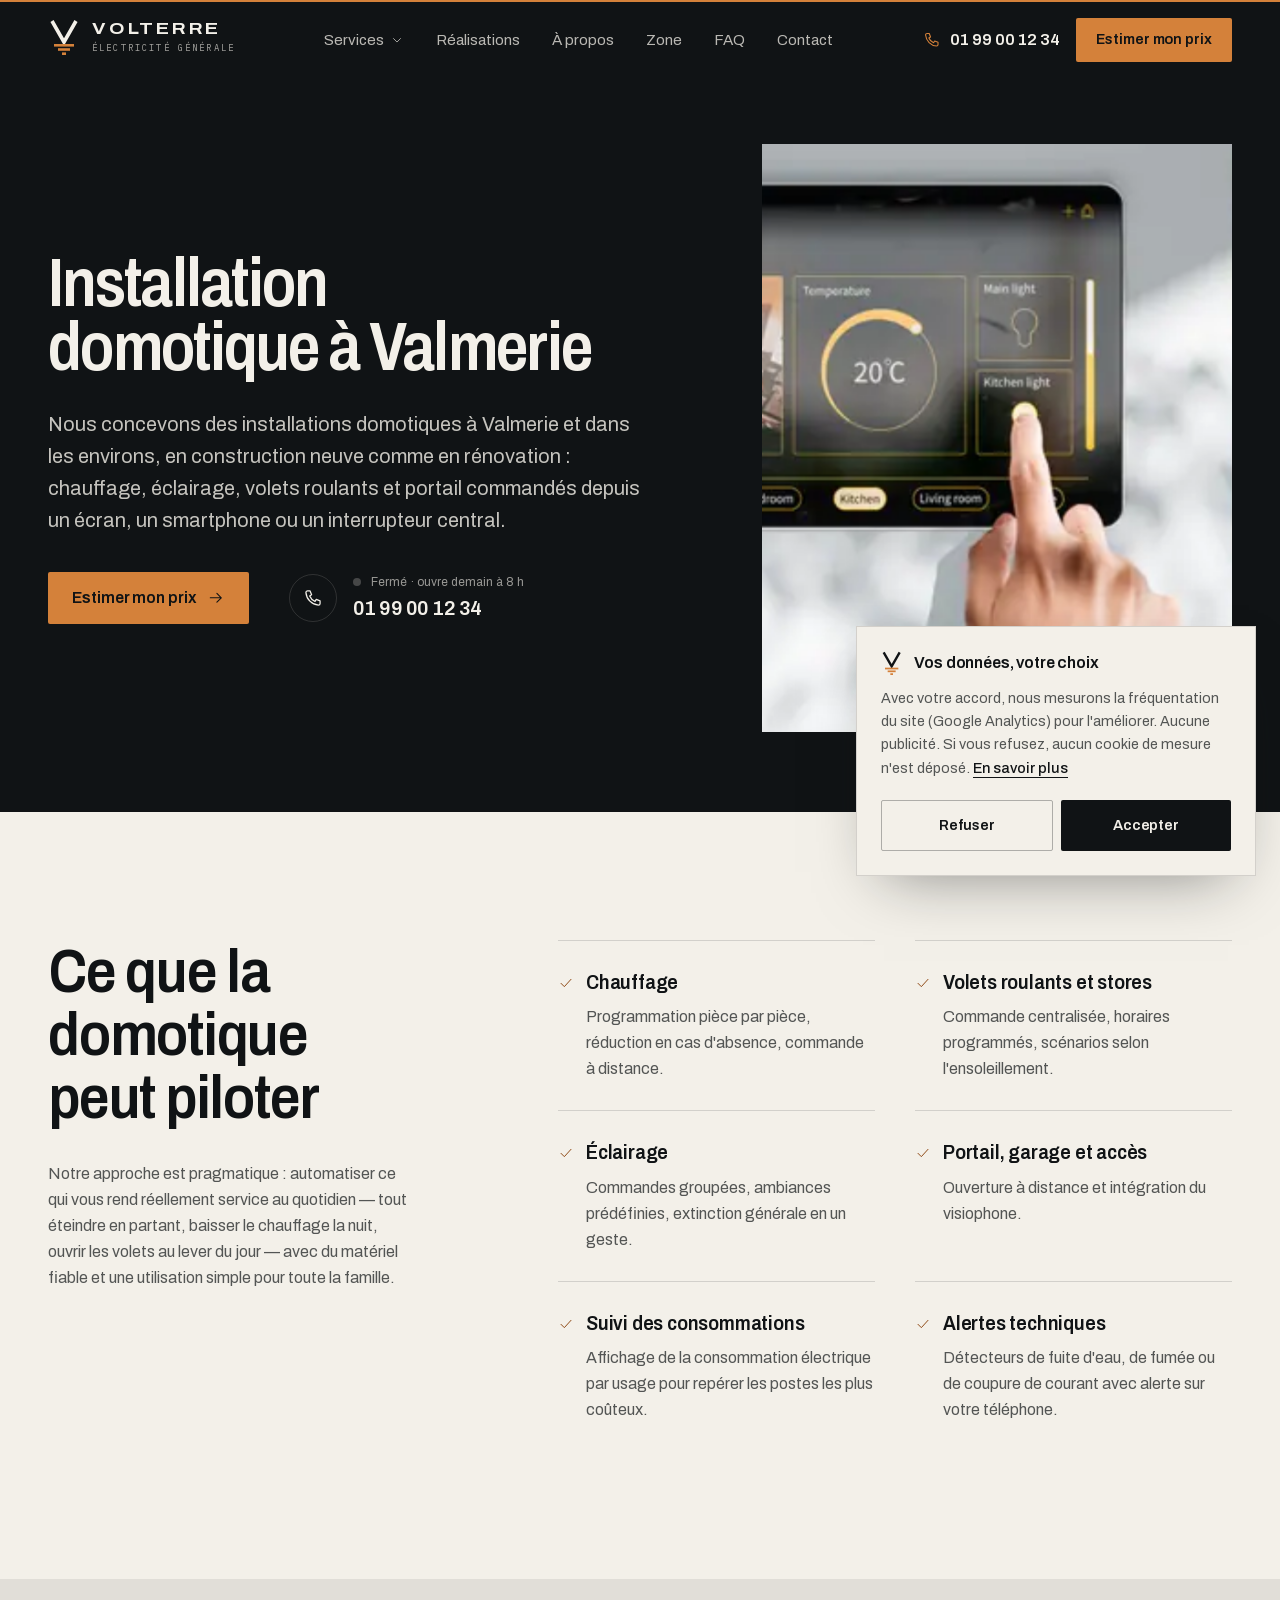
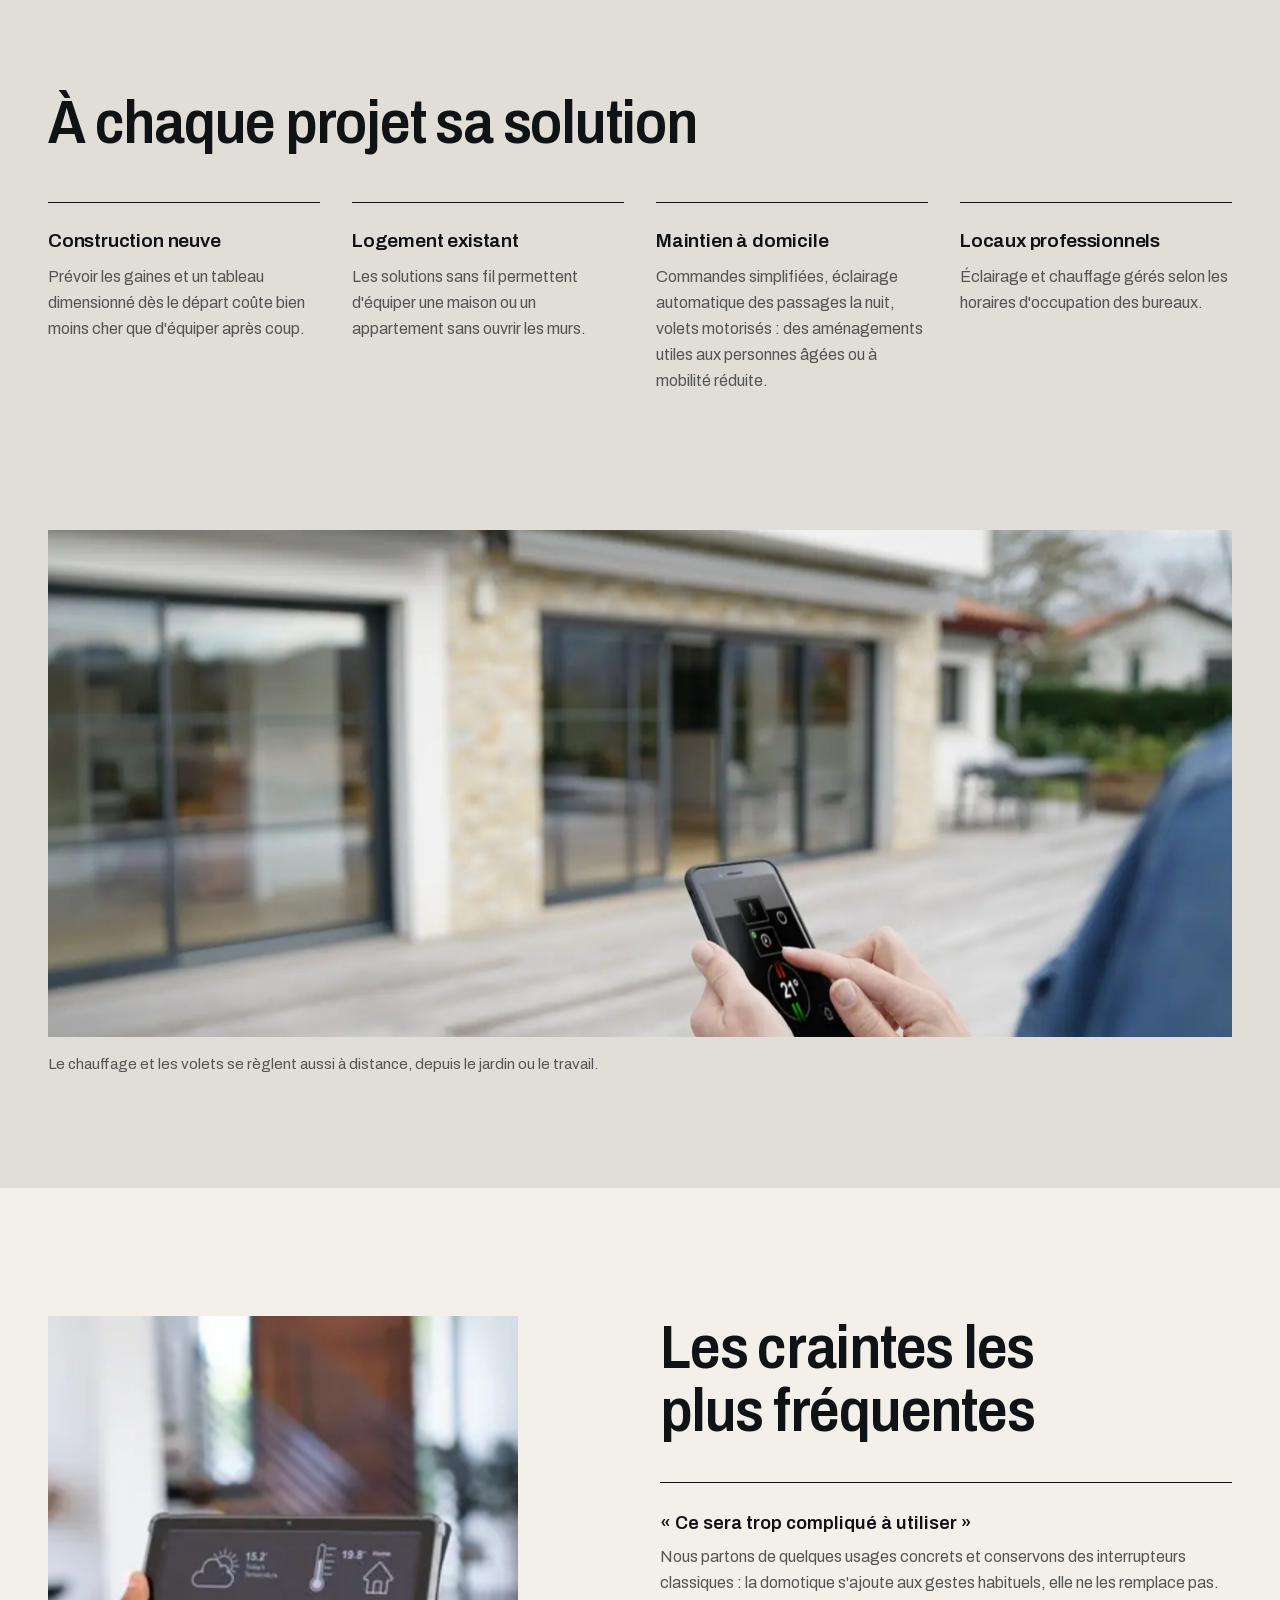
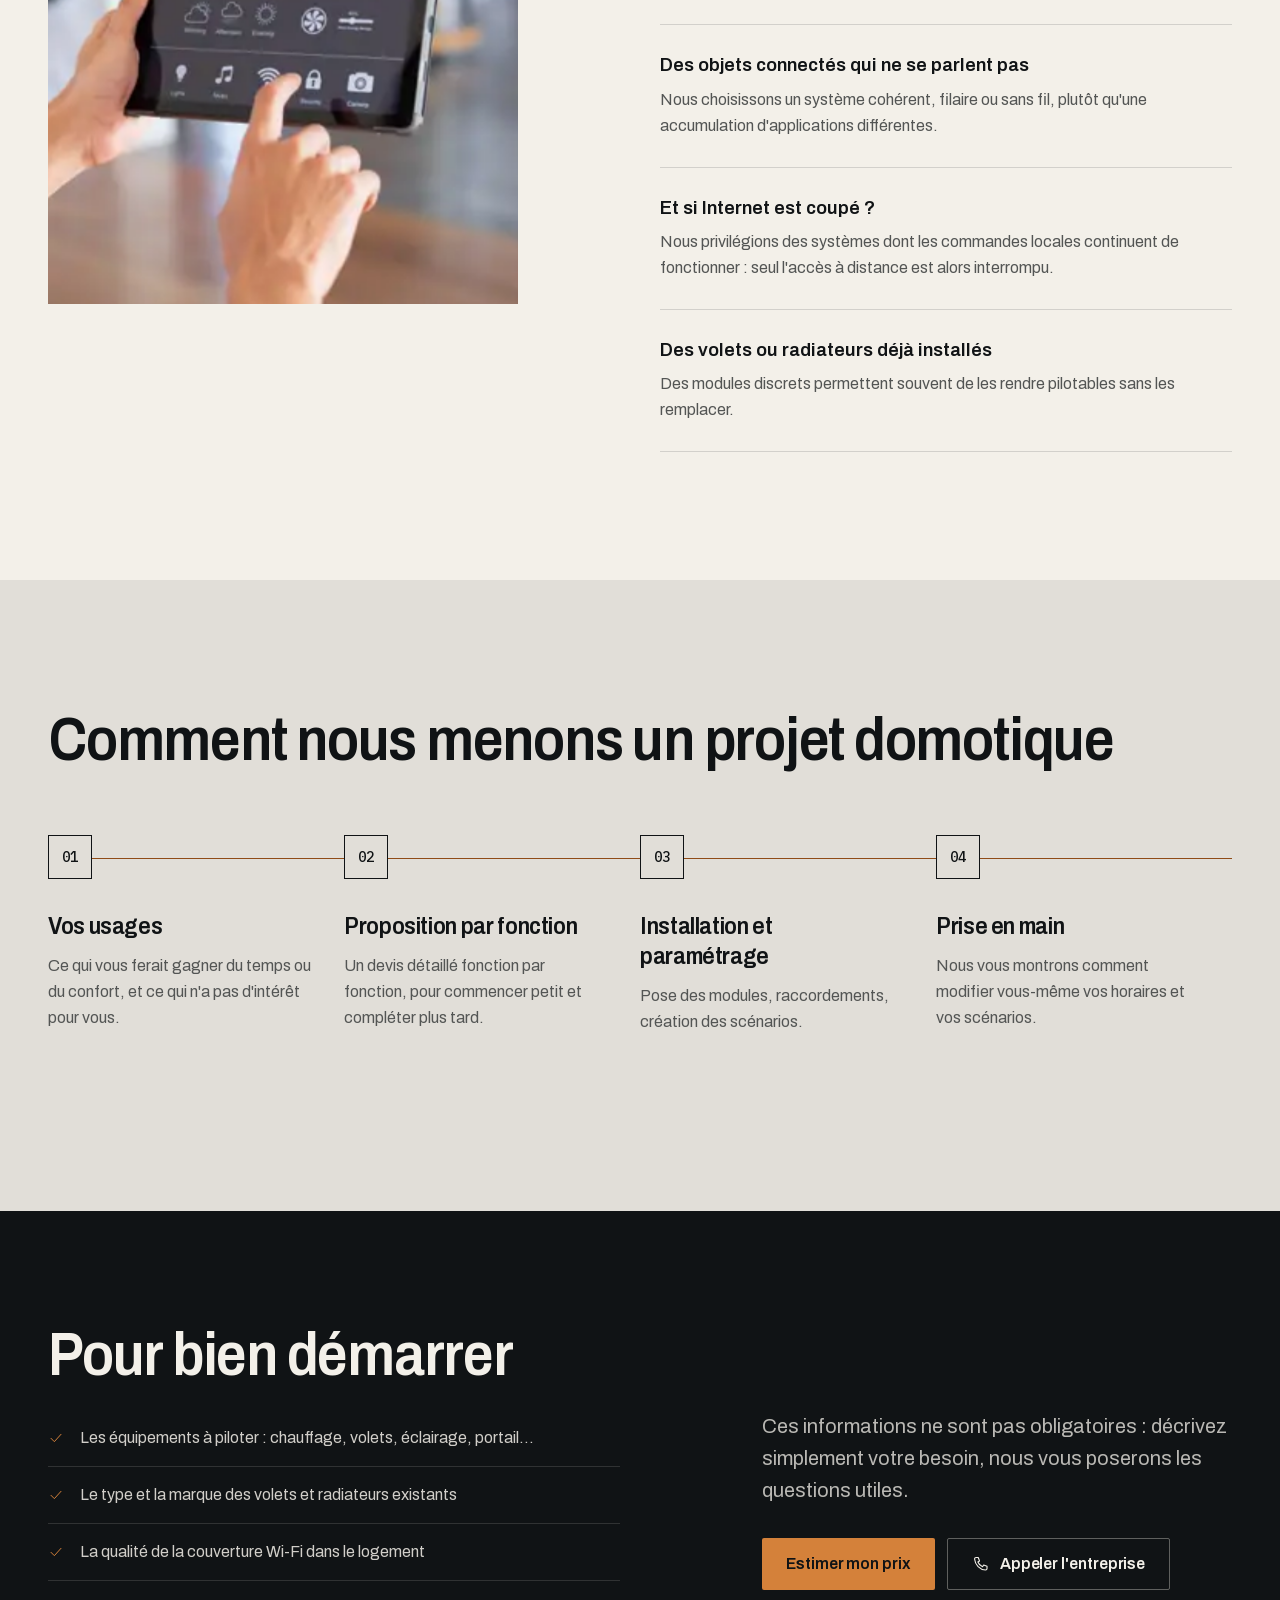
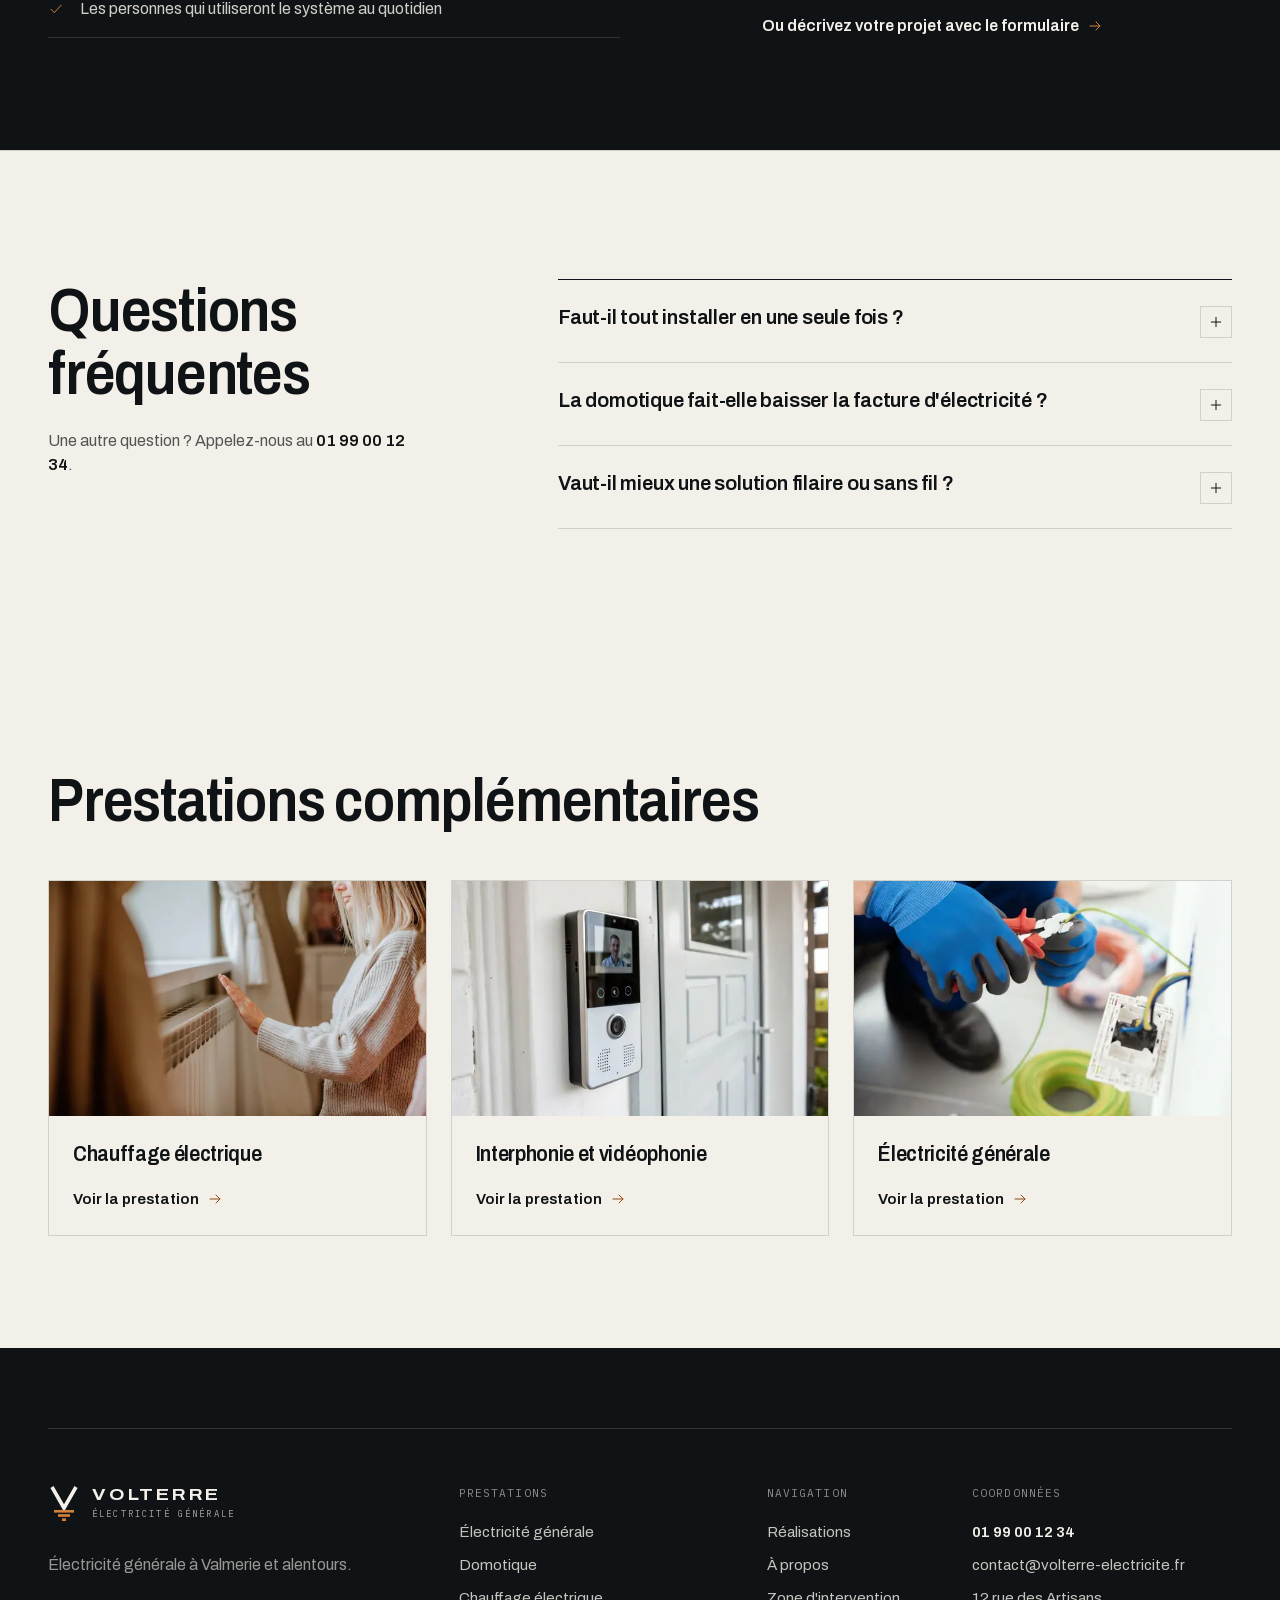
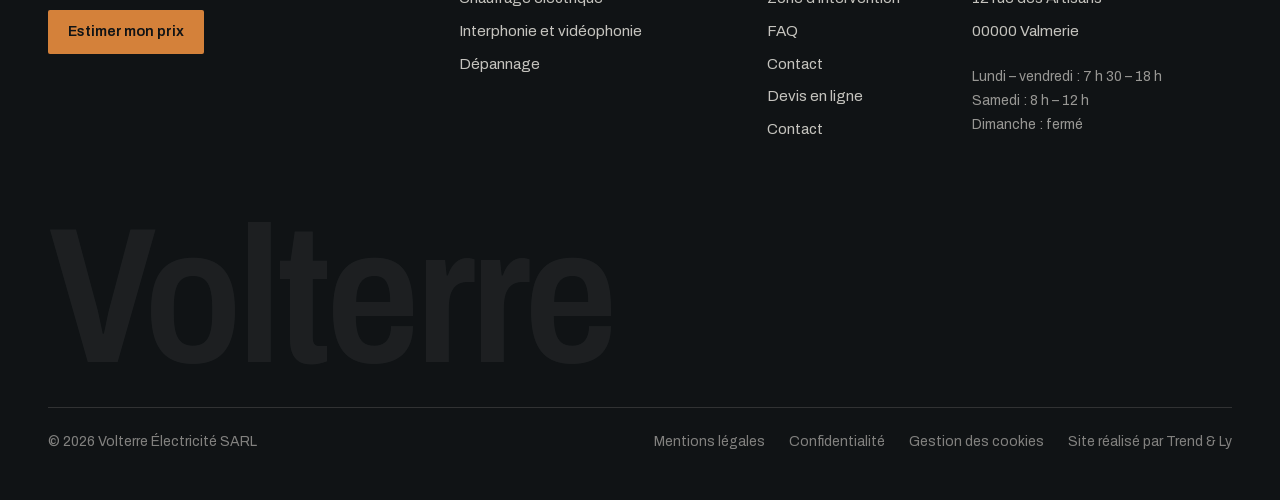
<file: domotique/index.html>
<!DOCTYPE html><!--1lftozwEG4_7AtTx1dsJF--><html lang="fr" class="__variable_7347c0 __variable_9f0762" style="--brand-accent:#D4813A;--brand-accent-deep:#8F4B17;--brand-ink:#101315;--brand-paper:#F3F0E9"><head><meta charSet="utf-8"/><meta name="viewport" content="width=device-width, initial-scale=1"/><link rel="preload" as="image" imageSrcSet="/images/domotique-ecran-640.webp 640w, /images/domotique-ecran-1024.webp 1024w, /images/domotique-ecran-1600.webp 1600w, /images/domotique-ecran-1920.webp 1920w" imageSizes="(min-width: 1024px) 40vw, 100vw" fetchPriority="high"/><link rel="stylesheet" href="/_next/static/css/a62c4e4777452416.css" data-precedence="next"/><link rel="preload" as="script" fetchPriority="low" href="/_next/static/chunks/webpack-9596d72507db0739.js"/><script src="/_next/static/chunks/4bd1b696-c023c6e3521b1417.js" async=""></script><script src="/_next/static/chunks/255-ae2f3343083aecc8.js" async=""></script><script src="/_next/static/chunks/main-app-78098fa7c3457bb3.js" async=""></script><script src="/_next/static/chunks/473-02d741b9078aa8bb.js" async=""></script><script src="/_next/static/chunks/app/layout-889916f5eceafc29.js" async=""></script><script src="/_next/static/chunks/672-979b9b837da42988.js" async=""></script><script src="/_next/static/chunks/app/%5Bservice%5D/page-3720c5d10cf37d47.js" async=""></script><meta name="theme-color" content="#101315"/><title>Installation domotique à Valmerie | Volterre</title><meta name="description" content="Installation domotique à Valmerie : pilotage du chauffage, de l&#x27;éclairage, des volets et du portail, scénarios, suivi des consommations et alertes techniques."/><meta name="application-name" content="Volterre Électricité"/><meta name="robots" content="noindex, nofollow"/><link rel="canonical" href="https://28zaaky.github.io/domotique/"/><meta name="format-detection" content="telephone=no"/><meta property="og:title" content="Installation domotique à Valmerie | Volterre"/><meta property="og:description" content="Installation domotique à Valmerie : pilotage du chauffage, de l&#x27;éclairage, des volets et du portail, scénarios, suivi des consommations et alertes techniques."/><meta property="og:url" content="https://28zaaky.github.io/domotique/"/><meta property="og:site_name" content="Volterre Électricité"/><meta property="og:locale" content="fr_FR"/><meta property="og:image" content="https://28zaaky.github.io/og/domotique-ecran.jpg"/><meta property="og:image:width" content="1200"/><meta property="og:image:height" content="630"/><meta property="og:image:alt" content="Main réglant l&#x27;éclairage d&#x27;une cuisine sur un écran domotique mural"/><meta property="og:type" content="website"/><meta name="twitter:card" content="summary_large_image"/><meta name="twitter:title" content="Installation domotique à Valmerie | Volterre"/><meta name="twitter:description" content="Installation domotique à Valmerie : pilotage du chauffage, de l&#x27;éclairage, des volets et du portail, scénarios, suivi des consommations et alertes techniques."/><meta name="twitter:image" content="https://28zaaky.github.io/og/domotique-ecran.jpg"/><link rel="icon" href="/icon.svg?e00b1b71662947fe" type="image/svg+xml" sizes="any"/><script>document.documentElement.classList.add('js')</script><script src="/_next/static/chunks/polyfills-42372ed130431b0a.js" noModule=""></script></head><body><div hidden=""><!--$--><!--/$--></div><div class="scroll-progress" aria-hidden="true"></div><a href="#contenu" class="sr-only focus:not-sr-only focus:fixed focus:left-4 focus:top-4 focus:z-50 focus:bg-paper focus:px-4 focus:py-3 focus:text-ink">Aller au contenu</a><header class="site-header fixed inset-x-0 top-0 z-40 transition-[transform,background-color,border-color,color] duration-500 ease-[var(--ease-out-expo)] translate-y-0 border-b border-transparent text-paper"><div class="container-x flex h-[4.5rem] items-center justify-between gap-6 lg:h-20"><a href="/" class="shrink-0" aria-label="Volterre Électricité — accueil"><span class="inline-flex items-center gap-3 text-paper "><svg viewBox="0 0 32 36" class="h-9 w-auto shrink-0" aria-hidden="true" focusable="false"><path d="M4 2 16 23 28 2" fill="none" stroke="currentColor" stroke-width="3.6" stroke-linejoin="miter" stroke-miterlimit="10"></path><rect x="6" y="25" width="20" height="2.6" class="fill-accent"></rect><rect x="10" y="29.2" width="12" height="2.6" class="fill-accent"></rect><rect x="14" y="33.4" width="4" height="2.6" class="fill-accent"></rect></svg><span class="flex flex-col leading-none"><span class="text-[1.08rem] font-bold uppercase tracking-[0.16em] [font-stretch:112%]">Volterre</span><span class="mono mt-[0.4rem] text-[0.56rem] uppercase tracking-[0.24em] opacity-65">Électricité générale</span></span></span></a><nav aria-label="Navigation principale" class="hidden lg:block"><ul class="flex items-center gap-6 text-[0.95rem] xl:gap-8"><li class="relative"><button type="button" aria-expanded="false" aria-controls="services-menu" class="inline-flex items-center gap-1.5 link-rule py-1 transition-opacity opacity-75 hover:opacity-100">Services<svg viewBox="0 0 24 24" fill="none" stroke="currentColor" stroke-width="1.5" stroke-linecap="round" stroke-linejoin="round" class="size-3.5 transition-transform duration-300 rotate-90" aria-hidden="true" focusable="false"><path d="m9.5 6 6 6-6 6"></path></svg></button></li><li><a href="/#realisations" class="link-rule py-1 transition-opacity opacity-75 hover:opacity-100">Réalisations</a></li><li><a href="/a-propos/" class="link-rule py-1 transition-opacity opacity-75 hover:opacity-100">À propos</a></li><li><a href="/#zone" class="link-rule py-1 transition-opacity opacity-75 hover:opacity-100">Zone</a></li><li><a href="/#faq" class="link-rule py-1 transition-opacity opacity-75 hover:opacity-100">FAQ</a></li><li><a href="/contact/" class="link-rule py-1 transition-opacity opacity-75 hover:opacity-100">Contact</a></li></ul></nav><div class="flex items-center gap-2 sm:gap-4"><a href="tel:+33199001234" class="hidden items-center gap-2.5 font-semibold tabular-nums md:inline-flex lg:hidden xl:inline-flex" aria-label="Appeler le 01 99 00 12 34"><svg viewBox="0 0 24 24" fill="none" stroke="currentColor" stroke-width="1.5" stroke-linecap="round" stroke-linejoin="round" class="size-[1.1rem] text-accent" aria-hidden="true" focusable="false"><path d="M5.5 3.5h3l1.8 4.6-2.3 1.5a11.5 11.5 0 0 0 6.4 6.4l1.5-2.3 4.6 1.8v3a2 2 0 0 1-2 2A16.5 16.5 0 0 1 3.5 5.5a2 2 0 0 1 2-2Z"></path></svg>01 99 00 12 34</a><a href="/devis-en-ligne/" class="btn btn-accent hidden min-h-11 px-5 py-2.5 text-[0.9rem] sm:inline-flex">Estimer mon prix</a><button type="button" aria-expanded="false" aria-controls="mobile-menu" class="-mr-2 grid size-11 place-items-center lg:hidden"><span class="sr-only">Ouvrir le menu</span><svg viewBox="0 0 24 24" fill="none" stroke="currentColor" stroke-width="1.5" stroke-linecap="round" stroke-linejoin="round" class="size-6" aria-hidden="true" focusable="false"><path d="M4 9h16M4 15h16"></path></svg></button></div></div><div id="services-menu" inert="" class="mega absolute inset-x-0 top-full hidden text-ink lg:grid "><div class="overflow-hidden"><div class="mega-inner border-b border-line bg-paper shadow-[0_30px_50px_-36px_rgb(16_19_21/0.4)]"><div class="container-x grid grid-cols-12 gap-10 py-8"><ol class="col-span-7 border-t border-line xl:col-span-6"><li class="mega-item" style="--i:0"><a href="/electricite-generale/" class="group relative flex items-center gap-5 border-b border-line py-3.5 pl-1 pr-2 transition-[padding,background-color] duration-500 ease-[var(--ease-out-expo)] hover:bg-paper-2 hover:pl-4 focus-visible:bg-paper-2 focus-visible:pl-4 aria-[current=page]:pl-4"><span aria-hidden="true" class="absolute inset-y-0 left-0 w-[2px] origin-top bg-accent-deep transition-transform duration-500 ease-[var(--ease-out-expo)] group-hover:scale-y-100 group-focus-visible:scale-y-100 scale-y-0"></span><span class="mono w-6 shrink-0 text-xs text-accent-deep">01</span><span class="flex-1 text-[1.1rem] font-semibold tracking-[-0.01em]">Électricité générale</span><svg viewBox="0 0 24 24" fill="none" stroke="currentColor" stroke-width="1.5" stroke-linecap="round" stroke-linejoin="round" class="size-4 shrink-0 -translate-x-2 text-accent-deep opacity-0 transition-[opacity,transform] duration-500 ease-[var(--ease-out-expo)] group-hover:translate-x-0 group-hover:opacity-100 group-focus-visible:translate-x-0 group-focus-visible:opacity-100" aria-hidden="true" focusable="false"><path d="M4.5 12h15M13.5 6l6 6-6 6"></path></svg></a></li><li class="mega-item" style="--i:1"><a href="/domotique/" class="group relative flex items-center gap-5 border-b border-line py-3.5 pl-1 pr-2 transition-[padding,background-color] duration-500 ease-[var(--ease-out-expo)] hover:bg-paper-2 hover:pl-4 focus-visible:bg-paper-2 focus-visible:pl-4 aria-[current=page]:pl-4"><span aria-hidden="true" class="absolute inset-y-0 left-0 w-[2px] origin-top bg-accent-deep transition-transform duration-500 ease-[var(--ease-out-expo)] group-hover:scale-y-100 group-focus-visible:scale-y-100 scale-y-0"></span><span class="mono w-6 shrink-0 text-xs text-accent-deep">02</span><span class="flex-1 text-[1.1rem] font-semibold tracking-[-0.01em]">Domotique</span><svg viewBox="0 0 24 24" fill="none" stroke="currentColor" stroke-width="1.5" stroke-linecap="round" stroke-linejoin="round" class="size-4 shrink-0 -translate-x-2 text-accent-deep opacity-0 transition-[opacity,transform] duration-500 ease-[var(--ease-out-expo)] group-hover:translate-x-0 group-hover:opacity-100 group-focus-visible:translate-x-0 group-focus-visible:opacity-100" aria-hidden="true" focusable="false"><path d="M4.5 12h15M13.5 6l6 6-6 6"></path></svg></a></li><li class="mega-item" style="--i:2"><a href="/chauffage-electrique/" class="group relative flex items-center gap-5 border-b border-line py-3.5 pl-1 pr-2 transition-[padding,background-color] duration-500 ease-[var(--ease-out-expo)] hover:bg-paper-2 hover:pl-4 focus-visible:bg-paper-2 focus-visible:pl-4 aria-[current=page]:pl-4"><span aria-hidden="true" class="absolute inset-y-0 left-0 w-[2px] origin-top bg-accent-deep transition-transform duration-500 ease-[var(--ease-out-expo)] group-hover:scale-y-100 group-focus-visible:scale-y-100 scale-y-0"></span><span class="mono w-6 shrink-0 text-xs text-accent-deep">03</span><span class="flex-1 text-[1.1rem] font-semibold tracking-[-0.01em]">Chauffage électrique</span><svg viewBox="0 0 24 24" fill="none" stroke="currentColor" stroke-width="1.5" stroke-linecap="round" stroke-linejoin="round" class="size-4 shrink-0 -translate-x-2 text-accent-deep opacity-0 transition-[opacity,transform] duration-500 ease-[var(--ease-out-expo)] group-hover:translate-x-0 group-hover:opacity-100 group-focus-visible:translate-x-0 group-focus-visible:opacity-100" aria-hidden="true" focusable="false"><path d="M4.5 12h15M13.5 6l6 6-6 6"></path></svg></a></li><li class="mega-item" style="--i:3"><a href="/interphone-visiophone/" class="group relative flex items-center gap-5 border-b border-line py-3.5 pl-1 pr-2 transition-[padding,background-color] duration-500 ease-[var(--ease-out-expo)] hover:bg-paper-2 hover:pl-4 focus-visible:bg-paper-2 focus-visible:pl-4 aria-[current=page]:pl-4"><span aria-hidden="true" class="absolute inset-y-0 left-0 w-[2px] origin-top bg-accent-deep transition-transform duration-500 ease-[var(--ease-out-expo)] group-hover:scale-y-100 group-focus-visible:scale-y-100 scale-y-0"></span><span class="mono w-6 shrink-0 text-xs text-accent-deep">04</span><span class="flex-1 text-[1.1rem] font-semibold tracking-[-0.01em]">Interphonie et vidéophonie</span><svg viewBox="0 0 24 24" fill="none" stroke="currentColor" stroke-width="1.5" stroke-linecap="round" stroke-linejoin="round" class="size-4 shrink-0 -translate-x-2 text-accent-deep opacity-0 transition-[opacity,transform] duration-500 ease-[var(--ease-out-expo)] group-hover:translate-x-0 group-hover:opacity-100 group-focus-visible:translate-x-0 group-focus-visible:opacity-100" aria-hidden="true" focusable="false"><path d="M4.5 12h15M13.5 6l6 6-6 6"></path></svg></a></li><li class="mega-item" style="--i:4"><a href="/depannage-electrique/" class="group relative flex items-center gap-5 border-b border-line py-3.5 pl-1 pr-2 transition-[padding,background-color] duration-500 ease-[var(--ease-out-expo)] hover:bg-paper-2 hover:pl-4 focus-visible:bg-paper-2 focus-visible:pl-4 aria-[current=page]:pl-4"><span aria-hidden="true" class="absolute inset-y-0 left-0 w-[2px] origin-top bg-accent-deep transition-transform duration-500 ease-[var(--ease-out-expo)] group-hover:scale-y-100 group-focus-visible:scale-y-100 scale-y-0"></span><span class="mono w-6 shrink-0 text-xs text-accent-deep">05</span><span class="flex-1 text-[1.1rem] font-semibold tracking-[-0.01em]">Dépannage</span><svg viewBox="0 0 24 24" fill="none" stroke="currentColor" stroke-width="1.5" stroke-linecap="round" stroke-linejoin="round" class="size-4 shrink-0 -translate-x-2 text-accent-deep opacity-0 transition-[opacity,transform] duration-500 ease-[var(--ease-out-expo)] group-hover:translate-x-0 group-hover:opacity-100 group-focus-visible:translate-x-0 group-focus-visible:opacity-100" aria-hidden="true" focusable="false"><path d="M4.5 12h15M13.5 6l6 6-6 6"></path></svg></a></li></ol><div class="col-span-4 col-start-9 flex flex-col justify-end gap-3 pb-1 text-sm"><a href="/#prestations" class="link-rule self-start text-muted hover:text-ink">Toutes les prestations</a><a href="/devis-en-ligne/" class="inline-flex items-center gap-2 self-start font-semibold"><span class="link-rule">Estimer le prix de mes travaux</span><svg viewBox="0 0 24 24" fill="none" stroke="currentColor" stroke-width="1.5" stroke-linecap="round" stroke-linejoin="round" class="size-4 text-accent-deep" aria-hidden="true" focusable="false"><path d="M4.5 12h15M13.5 6l6 6-6 6"></path></svg></a></div></div></div></div></div></header><div id="mobile-menu" class="fixed inset-0 z-30 flex flex-col overflow-y-auto bg-ink text-paper transition-[opacity,visibility] duration-500 ease-[var(--ease-out-expo)] lg:hidden invisible opacity-0" aria-hidden="true" inert=""><nav aria-label="Navigation mobile" class="container-x flex-1 pb-6 pt-28"><ul><li class="border-b border-line-dark"><button type="button" aria-expanded="false" aria-controls="mobile-services" class="flex w-full items-center justify-between py-4 text-left"><span class="display text-[2rem]">Services</span><svg viewBox="0 0 24 24" fill="none" stroke="currentColor" stroke-width="1.5" stroke-linecap="round" stroke-linejoin="round" class="size-6 transition-transform duration-300 " aria-hidden="true" focusable="false"><path d="M12 5v14M5 12h14"></path></svg></button><ul id="mobile-services" hidden="" class="pb-4"><li><a href="/electricite-generale/" class="flex items-baseline gap-4 py-2.5 text-[1.05rem] text-paper/85"><span class="mono w-5 text-xs text-accent">01</span>Électricité générale</a></li><li><a href="/domotique/" class="flex items-baseline gap-4 py-2.5 text-[1.05rem] text-paper/85"><span class="mono w-5 text-xs text-accent">02</span>Domotique</a></li><li><a href="/chauffage-electrique/" class="flex items-baseline gap-4 py-2.5 text-[1.05rem] text-paper/85"><span class="mono w-5 text-xs text-accent">03</span>Chauffage électrique</a></li><li><a href="/interphone-visiophone/" class="flex items-baseline gap-4 py-2.5 text-[1.05rem] text-paper/85"><span class="mono w-5 text-xs text-accent">04</span>Interphonie et vidéophonie</a></li><li><a href="/depannage-electrique/" class="flex items-baseline gap-4 py-2.5 text-[1.05rem] text-paper/85"><span class="mono w-5 text-xs text-accent">05</span>Dépannage</a></li></ul></li><li class="border-b border-line-dark"><a href="/#realisations" class="block py-4"><span class="display text-[2rem]">Réalisations</span></a></li><li class="border-b border-line-dark"><a href="/a-propos/" class="block py-4"><span class="display text-[2rem]">À propos</span></a></li><li class="border-b border-line-dark"><a href="/#zone" class="block py-4"><span class="display text-[2rem]">Zone d&#x27;intervention</span></a></li><li class="border-b border-line-dark"><a href="/#faq" class="block py-4"><span class="display text-[2rem]">FAQ</span></a></li><li class="border-b border-line-dark"><a href="/contact/" class="block py-4"><span class="display text-[2rem]">Contact</span></a></li></ul></nav><div class="container-x space-y-3 pb-10 pt-2"><a href="tel:+33199001234" class="btn btn-accent w-full text-base"><svg viewBox="0 0 24 24" fill="none" stroke="currentColor" stroke-width="1.5" stroke-linecap="round" stroke-linejoin="round" class="size-5" aria-hidden="true" focusable="false"><path d="M5.5 3.5h3l1.8 4.6-2.3 1.5a11.5 11.5 0 0 0 6.4 6.4l1.5-2.3 4.6 1.8v3a2 2 0 0 1-2 2A16.5 16.5 0 0 1 3.5 5.5a2 2 0 0 1 2-2Z"></path></svg> Appeler le <!-- -->01 99 00 12 34</a><a href="/devis-en-ligne/" class="btn btn-ghost-light w-full">Estimer mon prix</a></div></div><main id="contenu"><section class="relative overflow-hidden bg-ink pb-12 pt-24 text-paper md:pb-20 lg:pt-36" aria-labelledby="page-title"><div class="container-x grid items-center gap-9 lg:grid-cols-12 lg:gap-10"><div class="lg:col-span-7"><h1 id="page-title" class="hero-rise display text-[clamp(2.1rem,1.5rem+3.4vw,4.6rem)] [text-wrap:balance]" style="--d:120">Installation domotique à Valmerie</h1><p class="hero-rise lead mt-5 max-w-[38rem] text-paper/80 lg:mt-7" style="--d:320">Nous concevons des installations domotiques à Valmerie et dans les environs, en construction neuve comme en rénovation : chauffage, éclairage, volets roulants et portail commandés depuis un écran, un smartphone ou un interrupteur central.</p><div class="hero-rise mt-9 flex flex-col gap-7 sm:flex-row sm:items-center sm:gap-10" style="--d:420"><a href="/devis-en-ligne/?service=domotique" class="btn btn-accent self-start">Estimer mon prix<svg viewBox="0 0 24 24" fill="none" stroke="currentColor" stroke-width="1.5" stroke-linecap="round" stroke-linejoin="round" class="btn-arrow size-[1.1rem]" aria-hidden="true" focusable="false"><path d="M4.5 12h15M13.5 6l6 6-6 6"></path></svg></a><a href="tel:+33199001234" class="group flex items-center gap-4"><span class="grid size-12 shrink-0 place-items-center rounded-full border border-line-dark transition-colors group-hover:border-accent group-hover:text-accent"><svg viewBox="0 0 24 24" fill="none" stroke="currentColor" stroke-width="1.5" stroke-linecap="round" stroke-linejoin="round" class="size-5" aria-hidden="true" focusable="false"><path d="M5.5 3.5h3l1.8 4.6-2.3 1.5a11.5 11.5 0 0 0 6.4 6.4l1.5-2.3 4.6 1.8v3a2 2 0 0 1-2 2A16.5 16.5 0 0 1 3.5 5.5a2 2 0 0 1 2-2Z"></path></svg></span><span class="flex flex-col"><span class="inline-flex items-center gap-2.5 text-xs text-paper/60" aria-live="polite"><span aria-hidden="true" class="size-2 rounded-full bg-current opacity-40"></span><span aria-hidden="true" class="min-h-[1lh] transition-opacity duration-500 opacity-0">Ouvert</span></span><span class="mt-1 text-xl font-semibold tabular-nums tracking-tight group-hover:text-accent">01 99 00 12 34</span></span></a></div></div><div class="hero-rise lg:col-span-5" style="--d:300"><div class="aspect-[16/10] overflow-hidden sm:aspect-[4/3] lg:aspect-[4/5]"><div class="parallax h-full w-full"><img src="/images/domotique-ecran-1920.webp" srcSet="/images/domotique-ecran-640.webp 640w, /images/domotique-ecran-1024.webp 1024w, /images/domotique-ecran-1600.webp 1600w, /images/domotique-ecran-1920.webp 1920w" sizes="(min-width: 1024px) 40vw, 100vw" width="1920" height="1080" alt="Main réglant l&#x27;éclairage d&#x27;une cuisine sur un écran domotique mural" loading="eager" fetchPriority="high" decoding="async" class="hero-photo h-full w-full object-cover" style="background-color:#a8b8b8"/></div></div></div></div></section><section class="bg-paper py-24 md:py-32" aria-labelledby="offer-title"><div class="container-x grid gap-14 lg:grid-cols-12 lg:gap-10"><div class="lg:col-span-4"><h2 id="offer-title" class="h-section" data-reveal="true">Ce que la domotique peut piloter</h2><div class="mt-8 space-y-5 leading-relaxed text-muted" data-reveal="true" style="--reveal-delay:80"><p>Notre approche est pragmatique : automatiser ce qui vous rend réellement service au quotidien — tout éteindre en partant, baisser le chauffage la nuit, ouvrir les volets au lever du jour — avec du matériel fiable et une utilisation simple pour toute la famille.</p></div></div><ul class="grid gap-x-10 sm:grid-cols-2 lg:col-span-7 lg:col-start-6"><li class="border-t border-line py-7" data-reveal="true" style="--reveal-delay:0"><h3 class="flex items-baseline gap-3 text-[1.25rem] font-semibold leading-snug tracking-[-0.01em] [font-stretch:90%]"><svg viewBox="0 0 24 24" fill="none" stroke="currentColor" stroke-width="1.5" stroke-linecap="round" stroke-linejoin="round" class="size-4 shrink-0 translate-y-0.5 text-accent-deep" aria-hidden="true" focusable="false"><path d="M4.5 12.5 9.5 17.5 19.5 6.5"></path></svg>Chauffage</h3><p class="mt-2 pl-7 leading-relaxed text-muted">Programmation pièce par pièce, réduction en cas d&#x27;absence, commande à distance.</p></li><li class="border-t border-line py-7" data-reveal="true" style="--reveal-delay:90"><h3 class="flex items-baseline gap-3 text-[1.25rem] font-semibold leading-snug tracking-[-0.01em] [font-stretch:90%]"><svg viewBox="0 0 24 24" fill="none" stroke="currentColor" stroke-width="1.5" stroke-linecap="round" stroke-linejoin="round" class="size-4 shrink-0 translate-y-0.5 text-accent-deep" aria-hidden="true" focusable="false"><path d="M4.5 12.5 9.5 17.5 19.5 6.5"></path></svg>Volets roulants et stores</h3><p class="mt-2 pl-7 leading-relaxed text-muted">Commande centralisée, horaires programmés, scénarios selon l&#x27;ensoleillement.</p></li><li class="border-t border-line py-7" data-reveal="true" style="--reveal-delay:0"><h3 class="flex items-baseline gap-3 text-[1.25rem] font-semibold leading-snug tracking-[-0.01em] [font-stretch:90%]"><svg viewBox="0 0 24 24" fill="none" stroke="currentColor" stroke-width="1.5" stroke-linecap="round" stroke-linejoin="round" class="size-4 shrink-0 translate-y-0.5 text-accent-deep" aria-hidden="true" focusable="false"><path d="M4.5 12.5 9.5 17.5 19.5 6.5"></path></svg>Éclairage</h3><p class="mt-2 pl-7 leading-relaxed text-muted">Commandes groupées, ambiances prédéfinies, extinction générale en un geste.</p></li><li class="border-t border-line py-7" data-reveal="true" style="--reveal-delay:90"><h3 class="flex items-baseline gap-3 text-[1.25rem] font-semibold leading-snug tracking-[-0.01em] [font-stretch:90%]"><svg viewBox="0 0 24 24" fill="none" stroke="currentColor" stroke-width="1.5" stroke-linecap="round" stroke-linejoin="round" class="size-4 shrink-0 translate-y-0.5 text-accent-deep" aria-hidden="true" focusable="false"><path d="M4.5 12.5 9.5 17.5 19.5 6.5"></path></svg>Portail, garage et accès</h3><p class="mt-2 pl-7 leading-relaxed text-muted">Ouverture à distance et intégration du visiophone.</p></li><li class="border-t border-line py-7" data-reveal="true" style="--reveal-delay:0"><h3 class="flex items-baseline gap-3 text-[1.25rem] font-semibold leading-snug tracking-[-0.01em] [font-stretch:90%]"><svg viewBox="0 0 24 24" fill="none" stroke="currentColor" stroke-width="1.5" stroke-linecap="round" stroke-linejoin="round" class="size-4 shrink-0 translate-y-0.5 text-accent-deep" aria-hidden="true" focusable="false"><path d="M4.5 12.5 9.5 17.5 19.5 6.5"></path></svg>Suivi des consommations</h3><p class="mt-2 pl-7 leading-relaxed text-muted">Affichage de la consommation électrique par usage pour repérer les postes les plus coûteux.</p></li><li class="border-t border-line py-7" data-reveal="true" style="--reveal-delay:90"><h3 class="flex items-baseline gap-3 text-[1.25rem] font-semibold leading-snug tracking-[-0.01em] [font-stretch:90%]"><svg viewBox="0 0 24 24" fill="none" stroke="currentColor" stroke-width="1.5" stroke-linecap="round" stroke-linejoin="round" class="size-4 shrink-0 translate-y-0.5 text-accent-deep" aria-hidden="true" focusable="false"><path d="M4.5 12.5 9.5 17.5 19.5 6.5"></path></svg>Alertes techniques</h3><p class="mt-2 pl-7 leading-relaxed text-muted">Détecteurs de fuite d&#x27;eau, de fumée ou de coupure de courant avec alerte sur votre téléphone.</p></li></ul></div></section><section class="bg-paper-2 py-24 md:py-28" aria-labelledby="audiences-title"><div class="container-x"><h2 id="audiences-title" class="h-section max-w-3xl" data-reveal="true">À chaque projet sa solution</h2><ul class="mt-12 grid gap-x-8 gap-y-2 sm:grid-cols-2 lg:grid-cols-4"><li class="border-t border-ink py-6" data-reveal="true" style="--reveal-delay:0"><h3 class="text-[1.2rem] font-semibold tracking-[-0.01em]">Construction neuve</h3><p class="mt-2 leading-relaxed text-muted">Prévoir les gaines et un tableau dimensionné dès le départ coûte bien moins cher que d&#x27;équiper après coup.</p></li><li class="border-t border-ink py-6" data-reveal="true" style="--reveal-delay:80"><h3 class="text-[1.2rem] font-semibold tracking-[-0.01em]">Logement existant</h3><p class="mt-2 leading-relaxed text-muted">Les solutions sans fil permettent d&#x27;équiper une maison ou un appartement sans ouvrir les murs.</p></li><li class="border-t border-ink py-6" data-reveal="true" style="--reveal-delay:160"><h3 class="text-[1.2rem] font-semibold tracking-[-0.01em]">Maintien à domicile</h3><p class="mt-2 leading-relaxed text-muted">Commandes simplifiées, éclairage automatique des passages la nuit, volets motorisés : des aménagements utiles aux personnes âgées ou à mobilité réduite.</p></li><li class="border-t border-ink py-6" data-reveal="true" style="--reveal-delay:240"><h3 class="text-[1.2rem] font-semibold tracking-[-0.01em]">Locaux professionnels</h3><p class="mt-2 leading-relaxed text-muted">Éclairage et chauffage gérés selon les horaires d&#x27;occupation des bureaux.</p></li></ul></div></section><section class="bg-paper-2 pb-24 md:pb-28" aria-label="En images"><div class="container-x grid gap-6 "><figure data-reveal="true" style="--reveal-delay:0"><div class="overflow-hidden aspect-[16/9] lg:aspect-[21/9]"><div class="parallax h-full w-full"><img src="/images/domotique-smartphone-1920.webp" srcSet="/images/domotique-smartphone-640.webp 640w, /images/domotique-smartphone-1024.webp 1024w, /images/domotique-smartphone-1600.webp 1600w, /images/domotique-smartphone-1920.webp 1920w" sizes="100vw" width="1920" height="1281" alt="Personne réglant le chauffage de sa maison depuis une application sur smartphone, devant la terrasse" loading="lazy" decoding="async" class="h-full w-full object-cover" style="background-color:#c8c8c8"/></div></div><figcaption class="mt-4 max-w-2xl text-[0.95rem] text-muted">Le chauffage et les volets se règlent aussi à distance, depuis le jardin ou le travail.</figcaption></figure></div></section><section class="bg-paper py-24 md:py-32" aria-labelledby="problems-title"><div class="container-x grid gap-14 lg:grid-cols-12 lg:gap-10"><div class="lg:col-span-5"><div class="aspect-[4/3] overflow-hidden lg:sticky lg:top-28 lg:aspect-[4/5]" data-reveal="true"><div class="parallax h-full w-full"><img src="/images/domotique-tablette-1920.webp" srcSet="/images/domotique-tablette-640.webp 640w, /images/domotique-tablette-1024.webp 1024w, /images/domotique-tablette-1600.webp 1600w, /images/domotique-tablette-1920.webp 1920w" sizes="(min-width: 1024px) 40vw, 100vw" width="1920" height="1280" alt="Tablette affichant la température et les commandes d&#x27;une maison connectée" loading="lazy" decoding="async" class="h-full w-full object-cover" style="background-color:#d8d8d8"/></div></div></div><div class="lg:col-span-6 lg:col-start-7"><h2 id="problems-title" class="h-section" data-reveal="true">Les craintes les plus fréquentes</h2><dl class="mt-10 border-t border-ink"><div class="border-b border-line py-7" data-reveal="true" style="--reveal-delay:0"><dt class="text-[1.15rem] font-semibold leading-snug">« Ce sera trop compliqué à utiliser »</dt><dd class="mt-2 leading-relaxed text-muted">Nous partons de quelques usages concrets et conservons des interrupteurs classiques : la domotique s&#x27;ajoute aux gestes habituels, elle ne les remplace pas.</dd></div><div class="border-b border-line py-7" data-reveal="true" style="--reveal-delay:70"><dt class="text-[1.15rem] font-semibold leading-snug">Des objets connectés qui ne se parlent pas</dt><dd class="mt-2 leading-relaxed text-muted">Nous choisissons un système cohérent, filaire ou sans fil, plutôt qu&#x27;une accumulation d&#x27;applications différentes.</dd></div><div class="border-b border-line py-7" data-reveal="true" style="--reveal-delay:140"><dt class="text-[1.15rem] font-semibold leading-snug">Et si Internet est coupé ?</dt><dd class="mt-2 leading-relaxed text-muted">Nous privilégions des systèmes dont les commandes locales continuent de fonctionner : seul l&#x27;accès à distance est alors interrompu.</dd></div><div class="border-b border-line py-7" data-reveal="true" style="--reveal-delay:0"><dt class="text-[1.15rem] font-semibold leading-snug">Des volets ou radiateurs déjà installés</dt><dd class="mt-2 leading-relaxed text-muted">Des modules discrets permettent souvent de les rendre pilotables sans les remplacer.</dd></div></dl></div></div></section><section class="bg-paper-2 py-24 md:py-32" aria-labelledby="steps-title"><div class="container-x"><h2 id="steps-title" class="h-section" data-reveal="true">Comment nous menons un projet domotique</h2><div class="mt-12 lg:mt-16"><ol class="relative lg:grid lg:grid-cols-4"><span aria-hidden="true" class="absolute left-0 right-0 top-[1.4rem] hidden h-px bg-accent-deep lg:block" data-draw="true"></span><li class="relative grid grid-cols-[2.75rem_1fr] gap-x-5 pb-10 last:pb-0 lg:block lg:pb-12 lg:pr-8" data-reveal="true" style="--reveal-delay:0"><span aria-hidden="true" class="absolute bottom-0 left-[1.375rem] top-11 w-px bg-line lg:hidden"></span><span class="relative z-10 grid size-11 place-items-center border border-ink font-mono text-sm font-medium lg:mb-8 bg-paper-2">01</span><div class="pt-2 lg:pt-0"><h3 class="text-[1.3rem] font-semibold leading-tight tracking-[-0.015em] [font-stretch:88%] lg:text-[1.5rem]">Vos usages</h3><p class="mt-2 leading-relaxed text-muted lg:mt-3">Ce qui vous ferait gagner du temps ou du confort, et ce qui n&#x27;a pas d&#x27;intérêt pour vous.</p></div></li><li class="relative grid grid-cols-[2.75rem_1fr] gap-x-5 pb-10 last:pb-0 lg:block lg:pb-12 lg:pr-8" data-reveal="true" style="--reveal-delay:140"><span aria-hidden="true" class="absolute bottom-0 left-[1.375rem] top-11 w-px bg-line lg:hidden"></span><span class="relative z-10 grid size-11 place-items-center border border-ink font-mono text-sm font-medium lg:mb-8 bg-paper-2">02</span><div class="pt-2 lg:pt-0"><h3 class="text-[1.3rem] font-semibold leading-tight tracking-[-0.015em] [font-stretch:88%] lg:text-[1.5rem]">Proposition par fonction</h3><p class="mt-2 leading-relaxed text-muted lg:mt-3">Un devis détaillé fonction par fonction, pour commencer petit et compléter plus tard.</p></div></li><li class="relative grid grid-cols-[2.75rem_1fr] gap-x-5 pb-10 last:pb-0 lg:block lg:pb-12 lg:pr-8" data-reveal="true" style="--reveal-delay:280"><span aria-hidden="true" class="absolute bottom-0 left-[1.375rem] top-11 w-px bg-line lg:hidden"></span><span class="relative z-10 grid size-11 place-items-center border border-ink font-mono text-sm font-medium lg:mb-8 bg-paper-2">03</span><div class="pt-2 lg:pt-0"><h3 class="text-[1.3rem] font-semibold leading-tight tracking-[-0.015em] [font-stretch:88%] lg:text-[1.5rem]">Installation et paramétrage</h3><p class="mt-2 leading-relaxed text-muted lg:mt-3">Pose des modules, raccordements, création des scénarios.</p></div></li><li class="relative grid grid-cols-[2.75rem_1fr] gap-x-5 pb-10 last:pb-0 lg:block lg:pb-12 lg:pr-8" data-reveal="true" style="--reveal-delay:420"><span class="relative z-10 grid size-11 place-items-center border border-ink font-mono text-sm font-medium lg:mb-8 bg-paper-2">04</span><div class="pt-2 lg:pt-0"><h3 class="text-[1.3rem] font-semibold leading-tight tracking-[-0.015em] [font-stretch:88%] lg:text-[1.5rem]">Prise en main</h3><p class="mt-2 leading-relaxed text-muted lg:mt-3">Nous vous montrons comment modifier vous-même vos horaires et vos scénarios.</p></div></li></ol></div></div></section><section class="bg-ink py-24 text-paper md:py-28" aria-labelledby="prepare-title"><div class="container-x grid gap-14 lg:grid-cols-12 lg:gap-10"><div class="lg:col-span-6"><h2 id="prepare-title" class="h-section" data-reveal="true">Pour bien démarrer</h2><ul class="mt-10 space-y-4"><li class="flex gap-4 border-b border-line-dark pb-4" data-reveal="true" style="--reveal-delay:0"><svg viewBox="0 0 24 24" fill="none" stroke="currentColor" stroke-width="1.5" stroke-linecap="round" stroke-linejoin="round" class="mt-1 size-4 shrink-0 text-accent" aria-hidden="true" focusable="false"><path d="M4.5 12.5 9.5 17.5 19.5 6.5"></path></svg><span class="text-paper/85">Les équipements à piloter : chauffage, volets, éclairage, portail…</span></li><li class="flex gap-4 border-b border-line-dark pb-4" data-reveal="true" style="--reveal-delay:60"><svg viewBox="0 0 24 24" fill="none" stroke="currentColor" stroke-width="1.5" stroke-linecap="round" stroke-linejoin="round" class="mt-1 size-4 shrink-0 text-accent" aria-hidden="true" focusable="false"><path d="M4.5 12.5 9.5 17.5 19.5 6.5"></path></svg><span class="text-paper/85">Le type et la marque des volets et radiateurs existants</span></li><li class="flex gap-4 border-b border-line-dark pb-4" data-reveal="true" style="--reveal-delay:120"><svg viewBox="0 0 24 24" fill="none" stroke="currentColor" stroke-width="1.5" stroke-linecap="round" stroke-linejoin="round" class="mt-1 size-4 shrink-0 text-accent" aria-hidden="true" focusable="false"><path d="M4.5 12.5 9.5 17.5 19.5 6.5"></path></svg><span class="text-paper/85">La qualité de la couverture Wi-Fi dans le logement</span></li><li class="flex gap-4 border-b border-line-dark pb-4" data-reveal="true" style="--reveal-delay:180"><svg viewBox="0 0 24 24" fill="none" stroke="currentColor" stroke-width="1.5" stroke-linecap="round" stroke-linejoin="round" class="mt-1 size-4 shrink-0 text-accent" aria-hidden="true" focusable="false"><path d="M4.5 12.5 9.5 17.5 19.5 6.5"></path></svg><span class="text-paper/85">Les personnes qui utiliseront le système au quotidien</span></li></ul></div><div class="flex flex-col justify-end lg:col-span-5 lg:col-start-8" data-reveal="true" style="--reveal-delay:120"><p class="lead text-paper/75">Ces informations ne sont pas obligatoires : décrivez simplement votre besoin, nous vous poserons les questions utiles.</p><div class="mt-8 flex flex-col gap-3 xs:flex-row"><a href="/devis-en-ligne/?service=domotique" class="btn btn-accent">Estimer mon prix</a><a href="tel:+33199001234" class="btn btn-ghost-light"><svg viewBox="0 0 24 24" fill="none" stroke="currentColor" stroke-width="1.5" stroke-linecap="round" stroke-linejoin="round" class="size-[1.1rem]" aria-hidden="true" focusable="false"><path d="M5.5 3.5h3l1.8 4.6-2.3 1.5a11.5 11.5 0 0 0 6.4 6.4l1.5-2.3 4.6 1.8v3a2 2 0 0 1-2 2A16.5 16.5 0 0 1 3.5 5.5a2 2 0 0 1 2-2Z"></path></svg>Appeler l&#x27;entreprise<span class="sr-only"> : <!-- -->01 99 00 12 34</span></a></div><a href="/contact/?service=domotique" class="mt-6 inline-flex items-center gap-2 font-semibold text-paper"><span class="link-rule">Ou décrivez votre projet avec le formulaire</span><svg viewBox="0 0 24 24" fill="none" stroke="currentColor" stroke-width="1.5" stroke-linecap="round" stroke-linejoin="round" class="size-4 text-accent" aria-hidden="true" focusable="false"><path d="M4.5 12h15M13.5 6l6 6-6 6"></path></svg></a></div></div></section><section id="questions" class="border-t border-line bg-paper py-24 md:py-32" aria-labelledby="questions-title"><div class="container-x grid gap-12 lg:grid-cols-12 lg:gap-10"><div class="lg:col-span-4"><div class="lg:sticky lg:top-28"><h2 id="questions-title" class="h-section" data-reveal="true" style="--reveal-delay:80">Questions fréquentes</h2><p class="mt-6 text-muted" data-reveal="true" style="--reveal-delay:140">Une autre question ? Appelez-nous au<!-- --> <a href="tel:+33199001234" class="link-rule font-semibold text-ink">01 99 00 12 34</a>.</p></div></div><div class="border-t border-ink lg:col-span-7 lg:col-start-6"><details class="group border-b border-line" data-reveal="true" style="--reveal-delay:0"><summary class="flex cursor-pointer items-start justify-between gap-6 py-6 text-[1.15rem] font-semibold leading-snug tracking-[-0.01em] transition-colors hover:text-accent-deep md:text-[1.25rem]"><h3 class="font-semibold">Faut-il tout installer en une seule fois ?</h3><span class="mt-0.5 grid size-8 shrink-0 place-items-center border border-line transition-transform duration-300 group-open:rotate-45"><svg viewBox="0 0 24 24" fill="none" stroke="currentColor" stroke-width="1.5" stroke-linecap="round" stroke-linejoin="round" class="size-4" aria-hidden="true" focusable="false"><path d="M12 5v14M5 12h14"></path></svg></span></summary><p class="max-w-2xl pb-7 pr-12 leading-relaxed text-muted">Non. Une installation bien conçue peut commencer par une fonction, le <a href="/chauffage-electrique/" class="link-rule font-medium text-ink">chauffage</a> par exemple, et s&#x27;étendre ensuite.</p></details><details class="group border-b border-line" data-reveal="true" style="--reveal-delay:60"><summary class="flex cursor-pointer items-start justify-between gap-6 py-6 text-[1.15rem] font-semibold leading-snug tracking-[-0.01em] transition-colors hover:text-accent-deep md:text-[1.25rem]"><h3 class="font-semibold">La domotique fait-elle baisser la facture d&#x27;électricité ?</h3><span class="mt-0.5 grid size-8 shrink-0 place-items-center border border-line transition-transform duration-300 group-open:rotate-45"><svg viewBox="0 0 24 24" fill="none" stroke="currentColor" stroke-width="1.5" stroke-linecap="round" stroke-linejoin="round" class="size-4" aria-hidden="true" focusable="false"><path d="M12 5v14M5 12h14"></path></svg></span></summary><p class="max-w-2xl pb-7 pr-12 leading-relaxed text-muted">Elle aide surtout à éviter les consommations inutiles : chauffage qui tourne dans une maison vide, lumières oubliées. Le gain dépend de vos habitudes et de votre logement.</p></details><details class="group border-b border-line" data-reveal="true" style="--reveal-delay:120"><summary class="flex cursor-pointer items-start justify-between gap-6 py-6 text-[1.15rem] font-semibold leading-snug tracking-[-0.01em] transition-colors hover:text-accent-deep md:text-[1.25rem]"><h3 class="font-semibold">Vaut-il mieux une solution filaire ou sans fil ?</h3><span class="mt-0.5 grid size-8 shrink-0 place-items-center border border-line transition-transform duration-300 group-open:rotate-45"><svg viewBox="0 0 24 24" fill="none" stroke="currentColor" stroke-width="1.5" stroke-linecap="round" stroke-linejoin="round" class="size-4" aria-hidden="true" focusable="false"><path d="M12 5v14M5 12h14"></path></svg></span></summary><p class="max-w-2xl pb-7 pr-12 leading-relaxed text-muted">Le filaire est très fiable et se prévoit en construction ou en rénovation lourde. Le sans-fil convient mieux à un logement existant. Les deux peuvent cohabiter.</p></details></div></div></section><section class="bg-paper py-24 md:py-28" aria-labelledby="related-title"><div class="container-x"><h2 id="related-title" class="h-section" data-reveal="true">Prestations complémentaires</h2><ul class="mt-12 grid gap-6 md:grid-cols-3"><li data-reveal="true" style="--reveal-delay:0"><a href="/chauffage-electrique/" class="card-lift group block border border-line hover:border-ink/40"><div class="aspect-[16/10] overflow-hidden"><img src="/images/chauffage-confort-1920.webp" srcSet="/images/chauffage-confort-640.webp 640w, /images/chauffage-confort-1024.webp 1024w, /images/chauffage-confort-1600.webp 1600w, /images/chauffage-confort-1920.webp 1920w" sizes="(min-width: 768px) 33vw, 100vw" width="1920" height="1280" alt="Personne posant la main sur un radiateur dans un salon" loading="lazy" decoding="async" class="h-full w-full object-cover transition-transform duration-[1.2s] ease-[var(--ease-out-expo)] group-hover:scale-[1.04]" style="background-color:#784828"/></div><div class="p-6"><h3 class="text-[1.35rem] font-semibold leading-tight tracking-[-0.015em] [font-stretch:88%]">Chauffage électrique</h3><span class="mt-5 inline-flex items-center gap-2 text-[0.95rem] font-semibold"><span class="link-rule">Voir la prestation</span><svg viewBox="0 0 24 24" fill="none" stroke="currentColor" stroke-width="1.5" stroke-linecap="round" stroke-linejoin="round" class="size-4 text-accent-deep transition-transform duration-300 group-hover:translate-x-1" aria-hidden="true" focusable="false"><path d="M4.5 12h15M13.5 6l6 6-6 6"></path></svg></span></div></a></li><li data-reveal="true" style="--reveal-delay:90"><a href="/interphone-visiophone/" class="card-lift group block border border-line hover:border-ink/40"><div class="aspect-[16/10] overflow-hidden"><img src="/images/visiophone-1920.webp" srcSet="/images/visiophone-640.webp 640w, /images/visiophone-1024.webp 1024w, /images/visiophone-1600.webp 1600w, /images/visiophone-1920.webp 1920w" sizes="(min-width: 768px) 33vw, 100vw" width="1920" height="1080" alt="Visiophone avec écran installé à côté d&#x27;une porte d&#x27;entrée" loading="lazy" decoding="async" class="h-full w-full object-cover transition-transform duration-[1.2s] ease-[var(--ease-out-expo)] group-hover:scale-[1.04]" style="background-color:#d8d8d8"/></div><div class="p-6"><h3 class="text-[1.35rem] font-semibold leading-tight tracking-[-0.015em] [font-stretch:88%]">Interphonie et vidéophonie</h3><span class="mt-5 inline-flex items-center gap-2 text-[0.95rem] font-semibold"><span class="link-rule">Voir la prestation</span><svg viewBox="0 0 24 24" fill="none" stroke="currentColor" stroke-width="1.5" stroke-linecap="round" stroke-linejoin="round" class="size-4 text-accent-deep transition-transform duration-300 group-hover:translate-x-1" aria-hidden="true" focusable="false"><path d="M4.5 12h15M13.5 6l6 6-6 6"></path></svg></span></div></a></li><li data-reveal="true" style="--reveal-delay:180"><a href="/electricite-generale/" class="card-lift group block border border-line hover:border-ink/40"><div class="aspect-[16/10] overflow-hidden"><img src="/images/installation-prise-1920.webp" srcSet="/images/installation-prise-640.webp 640w, /images/installation-prise-1024.webp 1024w, /images/installation-prise-1600.webp 1600w, /images/installation-prise-1920.webp 1920w" sizes="(min-width: 768px) 33vw, 100vw" width="1920" height="1022" alt="Électricien raccordant les fils d&#x27;une prise murale" loading="lazy" decoding="async" class="h-full w-full object-cover transition-transform duration-[1.2s] ease-[var(--ease-out-expo)] group-hover:scale-[1.04]" style="background-color:#f8f8f8"/></div><div class="p-6"><h3 class="text-[1.35rem] font-semibold leading-tight tracking-[-0.015em] [font-stretch:88%]">Électricité générale</h3><span class="mt-5 inline-flex items-center gap-2 text-[0.95rem] font-semibold"><span class="link-rule">Voir la prestation</span><svg viewBox="0 0 24 24" fill="none" stroke="currentColor" stroke-width="1.5" stroke-linecap="round" stroke-linejoin="round" class="size-4 text-accent-deep transition-transform duration-300 group-hover:translate-x-1" aria-hidden="true" focusable="false"><path d="M4.5 12h15M13.5 6l6 6-6 6"></path></svg></span></div></a></li></ul></div></section></main><footer class="bg-ink pb-28 pt-20 text-paper md:pb-12" aria-labelledby="footer-title"><h2 id="footer-title" class="sr-only">Informations sur <!-- -->Volterre Électricité</h2><div class="container-x"><div class="grid gap-12 border-t border-line-dark pt-14 md:grid-cols-2 lg:grid-cols-12"><div class="lg:col-span-4"><span class="inline-flex items-center gap-3 text-paper "><svg viewBox="0 0 32 36" class="h-9 w-auto shrink-0" aria-hidden="true" focusable="false"><path d="M4 2 16 23 28 2" fill="none" stroke="currentColor" stroke-width="3.6" stroke-linejoin="miter" stroke-miterlimit="10"></path><rect x="6" y="25" width="20" height="2.6" class="fill-accent"></rect><rect x="10" y="29.2" width="12" height="2.6" class="fill-accent"></rect><rect x="14" y="33.4" width="4" height="2.6" class="fill-accent"></rect></svg><span class="flex flex-col leading-none"><span class="text-[1.08rem] font-bold uppercase tracking-[0.16em] [font-stretch:112%]">Volterre</span><span class="mono mt-[0.4rem] text-[0.56rem] uppercase tracking-[0.24em] opacity-65">Électricité générale</span></span></span><p class="mt-6 max-w-xs leading-relaxed text-paper/60">Électricité générale à Valmerie et alentours.</p><a href="/devis-en-ligne/" class="btn btn-accent mt-8 min-h-11 px-5 py-2.5 text-[0.9rem]">Estimer mon prix</a></div><nav aria-label="Prestations" class="lg:col-span-3"><p class="mono text-[0.7rem] uppercase tracking-[0.1em] text-paper/55">Prestations</p><ul class="mt-5 space-y-2.5 text-[0.95rem] text-paper/80"><li><a href="/electricite-generale/" class="link-rule">Électricité générale</a></li><li><a href="/domotique/" class="link-rule">Domotique</a></li><li><a href="/chauffage-electrique/" class="link-rule">Chauffage électrique</a></li><li><a href="/interphone-visiophone/" class="link-rule">Interphonie et vidéophonie</a></li><li><a href="/depannage-electrique/" class="link-rule">Dépannage</a></li></ul></nav><nav aria-label="Navigation secondaire" class="lg:col-span-2"><p class="mono text-[0.7rem] uppercase tracking-[0.1em] text-paper/55">Navigation</p><ul class="mt-5 space-y-2.5 text-[0.95rem] text-paper/80"><li><a href="/#realisations" class="link-rule">Réalisations</a></li><li><a href="/a-propos/" class="link-rule">À propos</a></li><li><a href="/#zone" class="link-rule">Zone d&#x27;intervention</a></li><li><a href="/#faq" class="link-rule">FAQ</a></li><li><a href="/contact/" class="link-rule">Contact</a></li><li><a href="/devis-en-ligne/" class="link-rule">Devis en ligne</a></li><li><a href="/contact/" class="link-rule">Contact</a></li></ul></nav><div class="lg:col-span-3"><p class="mono text-[0.7rem] uppercase tracking-[0.1em] text-paper/55">Coordonnées</p><address class="mt-5 space-y-2.5 text-[0.95rem] not-italic text-paper/80"><a href="tel:+33199001234" class="block font-semibold text-paper tabular-nums hover:text-accent">01 99 00 12 34</a><a href="mailto:contact@volterre-electricite.fr" class="link-rule block break-all">contact@volterre-electricite.fr</a><span class="block">12 rue des Artisans</span><span class="block">00000<!-- --> <!-- -->Valmerie</span></address><ul class="mt-6 space-y-1 text-sm tabular-nums text-paper/60"><li>Lundi – vendredi<!-- --> : <!-- -->7 h 30<!-- --> – <!-- -->18 h</li><li>Samedi<!-- --> : <!-- -->8 h<!-- --> – <!-- -->12 h</li><li>Dimanche : fermé</li></ul></div></div><p aria-hidden="true" class="display mt-20 select-none overflow-hidden whitespace-nowrap text-[clamp(4rem,15vw,15rem)] leading-[0.8] text-paper/[0.06]">Volterre</p><div class="mt-8 flex flex-col gap-4 border-t border-line-dark pt-6 text-sm text-paper/50 md:flex-row md:items-center md:justify-between"><p>© <!-- -->2026<!-- --> <!-- -->Volterre Électricité SARL</p><ul class="flex flex-wrap gap-x-6 gap-y-2"><li><a href="/mentions-legales/" class="link-rule">Mentions légales</a></li><li><a href="/confidentialite/" class="link-rule">Confidentialité</a></li><li><button type="button" class="link-rule">Gestion des cookies</button></li><li>Site réalisé par Trend &amp; Ly</li></ul></div></div></footer><script type="application/ld+json">{"@context":"https://schema.org","@type":"Service","@id":"https://28zaaky.github.io/domotique/#service","name":"Installation domotique à Valmerie","serviceType":"Domotique","description":"Installation domotique à Valmerie : pilotage du chauffage, de l'éclairage, des volets et du portail, scénarios, suivi des consommations et alertes techniques.","url":"https://28zaaky.github.io/domotique/","provider":{"@type":"Electrician","@id":"https://28zaaky.github.io/#business","name":"Volterre Électricité","telephone":"+33199001234","url":"https://28zaaky.github.io"},"areaServed":[{"@type":"City","name":"Valmerie"},{"@type":"City","name":"Saint-Aurèle"},{"@type":"City","name":"Les Orbières"},{"@type":"City","name":"Montjarre"},{"@type":"City","name":"Hautvallon"},{"@type":"City","name":"Corvenay"},{"@type":"City","name":"Lissac-sur-Ance"},{"@type":"City","name":"Bellefond-le-Bas"},{"@type":"City","name":"Ormeval"},{"@type":"City","name":"Verlanges"},{"@type":"City","name":"La Combe-d'Ance"},{"@type":"City","name":"Mirelay"}]}</script><script type="application/ld+json">{"@context":"https://schema.org","@type":"FAQPage","mainEntity":[{"@type":"Question","name":"Faut-il tout installer en une seule fois ?","acceptedAnswer":{"@type":"Answer","text":"Non. Une installation bien conçue peut commencer par une fonction, le chauffage par exemple, et s'étendre ensuite."}},{"@type":"Question","name":"La domotique fait-elle baisser la facture d'électricité ?","acceptedAnswer":{"@type":"Answer","text":"Elle aide surtout à éviter les consommations inutiles : chauffage qui tourne dans une maison vide, lumières oubliées. Le gain dépend de vos habitudes et de votre logement."}},{"@type":"Question","name":"Vaut-il mieux une solution filaire ou sans fil ?","acceptedAnswer":{"@type":"Answer","text":"Le filaire est très fiable et se prévoit en construction ou en rénovation lourde. Le sans-fil convient mieux à un logement existant. Les deux peuvent cohabiter."}}]}</script><script type="application/ld+json">{"@context":"https://schema.org","@type":"BreadcrumbList","itemListElement":[{"@type":"ListItem","position":1,"name":"Accueil","item":"https://28zaaky.github.io/"},{"@type":"ListItem","position":2,"name":"Domotique","item":"https://28zaaky.github.io/domotique/"}]}</script><!--$--><!--/$--><div class="wa-fab pointer-events-none fixed bottom-5 right-4 z-20 flex flex-col items-end sm:bottom-6 sm:right-6"><div id="wa-panel" role="dialog" aria-modal="false" aria-label="Discuter sur WhatsApp" inert="" style="--wait:1s" class="wa-panel mb-4 w-[min(22rem,calc(100vw-2rem))] origin-bottom-right overflow-hidden bg-paper text-ink shadow-[0_30px_70px_-24px_rgb(16_19_21/0.55)] "><div class="flex items-center gap-3 bg-[#075E54] px-5 py-4 text-white"><span class="relative grid size-11 shrink-0 place-items-center rounded-full bg-white/15 text-base font-semibold">J<span class="absolute bottom-0 right-0 size-3 rounded-full bg-[#25D366] ring-2 ring-[#075E54]"></span></span><div class="min-w-0 flex-1"><p class="truncate font-semibold leading-tight">Julien<!-- --> · <!-- -->Volterre</p><span class="inline-flex items-center gap-2.5 mt-0.5 text-xs text-white/75" aria-live="polite"><span aria-hidden="true" class="size-2 rounded-full bg-current opacity-40"></span><span aria-hidden="true" class="min-h-[1lh] transition-opacity duration-500 opacity-0">Ouvert</span></span></div><button type="button" class="grid size-9 place-items-center rounded-full transition-colors hover:bg-white/15" aria-label="Fermer"><svg viewBox="0 0 24 24" fill="none" stroke="currentColor" stroke-width="1.5" stroke-linecap="round" stroke-linejoin="round" class="size-5" aria-hidden="true" focusable="false"><path d="M6 6l12 12M18 6 6 18"></path></svg></button></div><div class="wa-chat space-y-3 px-5 py-5"><div class="min-h-[4.5rem]" aria-live="polite"><span class="inline-flex gap-1 rounded-2xl rounded-tl-sm bg-white px-4 py-3 shadow-sm" aria-label="Écrit…"><span class="wa-dot"></span><span class="wa-dot [animation-delay:150ms]"></span><span class="wa-dot [animation-delay:300ms]"></span></span></div><ul class="space-y-2" aria-label="Choisir un sujet"><li class="wa-topic" style="--i:0"><a href="/devis-en-ligne/" data-autofocus="" class="group/t flex items-center justify-between gap-3 border border-ink/10 bg-paper px-4 py-3 text-[0.92rem] font-medium transition-colors hover:border-[#25D366] hover:bg-white"><span>Estimer le prix de mes travaux<span class="mt-0.5 block text-xs font-normal text-muted">Estimateur en ligne, 2 min</span></span><svg viewBox="0 0 24 24" fill="none" stroke="currentColor" stroke-width="1.5" stroke-linecap="round" stroke-linejoin="round" class="size-4 text-[#128C7E] transition-transform duration-300 group-hover/t:translate-x-1" aria-hidden="true" focusable="false"><path d="M4.5 12h15M13.5 6l6 6-6 6"></path></svg></a></li><li class="wa-topic" style="--i:1"><a href="https://wa.me/33600000000?text=Bonjour%2C%20je%20vous%20contacte%20depuis%20votre%20site%20Volterre%20%C3%89lectricit%C3%A9.%20J&#x27;ai%20une%20panne%20%C3%A9lectrique%20%3A%20" target="_blank" rel="noopener noreferrer" class="group/t flex items-center justify-between gap-3 border border-ink/10 bg-paper px-4 py-3 text-[0.92rem] font-medium transition-colors hover:border-[#25D366] hover:bg-white"><span>Signaler une panne</span><svg viewBox="0 0 24 24" fill="none" stroke="currentColor" stroke-width="1.5" stroke-linecap="round" stroke-linejoin="round" class="size-4 text-[#128C7E] transition-transform duration-300 group-hover/t:translate-x-1" aria-hidden="true" focusable="false"><path d="M4.5 12h15M13.5 6l6 6-6 6"></path></svg></a></li><li class="wa-topic" style="--i:2"><a href="https://wa.me/33600000000?text=Bonjour%2C%20je%20vous%20contacte%20depuis%20votre%20site%20Volterre%20%C3%89lectricit%C3%A9." target="_blank" rel="noopener noreferrer" class="group/t flex items-center justify-between gap-3 border border-ink/10 bg-paper px-4 py-3 text-[0.92rem] font-medium transition-colors hover:border-[#25D366] hover:bg-white"><span>Poser une question</span><svg viewBox="0 0 24 24" fill="none" stroke="currentColor" stroke-width="1.5" stroke-linecap="round" stroke-linejoin="round" class="size-4 text-[#128C7E] transition-transform duration-300 group-hover/t:translate-x-1" aria-hidden="true" focusable="false"><path d="M4.5 12h15M13.5 6l6 6-6 6"></path></svg></a></li></ul></div><a href="https://wa.me/33600000000?text=Bonjour%2C%20je%20vous%20contacte%20depuis%20votre%20site%20Volterre%20%C3%89lectricit%C3%A9." target="_blank" rel="noopener noreferrer" class="flex items-center justify-center gap-2.5 bg-[#25D366] px-5 py-3.5 font-semibold text-white transition-colors hover:bg-[#1ebe5b]"><svg viewBox="0 0 24 24" class="size-5" fill="currentColor" aria-hidden="true"><path d="M17.472 14.382c-.297-.149-1.758-.867-2.03-.967-.273-.099-.471-.148-.67.15-.197.297-.767.966-.94 1.164-.173.199-.347.223-.644.075-.297-.15-1.255-.463-2.39-1.475-.883-.788-1.48-1.761-1.653-2.059-.173-.297-.018-.458.13-.606.134-.133.298-.347.446-.52.149-.174.198-.298.298-.497.099-.198.05-.371-.025-.52-.075-.149-.669-1.612-.916-2.207-.242-.579-.487-.5-.669-.51-.173-.008-.371-.01-.57-.01-.198 0-.52.074-.792.372-.272.297-1.04 1.016-1.04 2.479 0 1.462 1.065 2.875 1.213 3.074.149.198 2.096 3.2 5.077 4.487.709.306 1.262.489 1.694.625.712.227 1.36.195 1.871.118.571-.085 1.758-.719 2.006-1.413.248-.694.248-1.289.173-1.413-.074-.124-.272-.198-.57-.347m-5.421 7.403h-.004a9.87 9.87 0 0 1-5.031-1.378l-.361-.214-3.741.982.998-3.648-.235-.374a9.86 9.86 0 0 1-1.51-5.26c.001-5.45 4.436-9.884 9.888-9.884 2.64 0 5.122 1.03 6.988 2.898a9.825 9.825 0 0 1 2.893 6.994c-.003 5.45-4.437 9.884-9.885 9.884m8.413-18.297A11.815 11.815 0 0 0 12.05 0C5.495 0 .16 5.335.157 11.892c0 2.096.547 4.142 1.588 5.945L.057 24l6.305-1.654a11.882 11.882 0 0 0 5.683 1.448h.005c6.554 0 11.89-5.335 11.893-11.893a11.821 11.821 0 0 0-3.48-8.413Z"></path></svg>Ouvrir WhatsApp</a></div><div class="group pointer-events-auto flex items-center"><span aria-hidden="true" class="pointer-events-none mr-3 hidden translate-x-2 whitespace-nowrap bg-ink px-3.5 py-2 text-[0.85rem] font-semibold text-paper opacity-0 shadow-[0_12px_30px_-12px_rgb(16_19_21/0.6)] transition-[opacity,transform] duration-500 ease-[var(--ease-out-expo)] md:block group-hover:translate-x-0 group-hover:opacity-100">Une question ? Écrivez-nous</span><button type="button" aria-expanded="false" aria-controls="wa-panel" aria-label="Nous écrire sur WhatsApp" class="wa-launcher relative grid size-14 place-items-center rounded-full bg-[#25D366] text-white shadow-[0_14px_34px_-10px_rgb(18_140_70/0.65)]"><span aria-hidden="true" class="wa-ring absolute inset-0 rounded-full border-2 border-[#25D366]"></span><span class="wa-icon absolute "><svg viewBox="0 0 24 24" class="size-7" fill="currentColor" aria-hidden="true"><path d="M17.472 14.382c-.297-.149-1.758-.867-2.03-.967-.273-.099-.471-.148-.67.15-.197.297-.767.966-.94 1.164-.173.199-.347.223-.644.075-.297-.15-1.255-.463-2.39-1.475-.883-.788-1.48-1.761-1.653-2.059-.173-.297-.018-.458.13-.606.134-.133.298-.347.446-.52.149-.174.198-.298.298-.497.099-.198.05-.371-.025-.52-.075-.149-.669-1.612-.916-2.207-.242-.579-.487-.5-.669-.51-.173-.008-.371-.01-.57-.01-.198 0-.52.074-.792.372-.272.297-1.04 1.016-1.04 2.479 0 1.462 1.065 2.875 1.213 3.074.149.198 2.096 3.2 5.077 4.487.709.306 1.262.489 1.694.625.712.227 1.36.195 1.871.118.571-.085 1.758-.719 2.006-1.413.248-.694.248-1.289.173-1.413-.074-.124-.272-.198-.57-.347m-5.421 7.403h-.004a9.87 9.87 0 0 1-5.031-1.378l-.361-.214-3.741.982.998-3.648-.235-.374a9.86 9.86 0 0 1-1.51-5.26c.001-5.45 4.436-9.884 9.888-9.884 2.64 0 5.122 1.03 6.988 2.898a9.825 9.825 0 0 1 2.893 6.994c-.003 5.45-4.437 9.884-9.885 9.884m8.413-18.297A11.815 11.815 0 0 0 12.05 0C5.495 0 .16 5.335.157 11.892c0 2.096.547 4.142 1.588 5.945L.057 24l6.305-1.654a11.882 11.882 0 0 0 5.683 1.448h.005c6.554 0 11.89-5.335 11.893-11.893a11.821 11.821 0 0 0-3.48-8.413Z"></path></svg></span><span class="wa-icon absolute is-hidden"><svg viewBox="0 0 24 24" fill="none" stroke="currentColor" stroke-width="1.5" stroke-linecap="round" stroke-linejoin="round" class="size-6" aria-hidden="true" focusable="false"><path d="M6 6l12 12M18 6 6 18"></path></svg></span></button></div></div><script>(function () {
  var d = document, root = d.documentElement;
  var SEL = "[data-reveal],[data-draw]";
  var EASE = "cubic-bezier(0.16, 1, 0.3, 1)";
  var reduce = window.matchMedia && window.matchMedia("(prefers-reduced-motion: reduce)").matches;
  var done = new WeakSet();

  function delayOf(el) {
    var v = parseFloat(getComputedStyle(el).getPropertyValue("--reveal-delay"));
    return isNaN(v) ? 0 : v;
  }
  function show(el) {
    if (done.has(el)) return;
    done.add(el);
    if (!el.animate) return;
    var delay = delayOf(el);
    if (el.hasAttribute("data-draw")) {
      el.animate([{ transform: "scaleX(0)" }, { transform: "scaleX(1)" }],
        { duration: 1400, delay: delay, easing: EASE, fill: "both" });
      return;
    }
    el.animate([{ opacity: 0, transform: "translateY(24px)" }, { opacity: 1, transform: "none" }],
      { duration: 900, delay: delay, easing: EASE, fill: "both" });
    var imgs = el.querySelectorAll("img");
    for (var i = 0; i < imgs.length; i++) {
      imgs[i].animate([{ transform: "scale(1.08)" }, { transform: "none" }],
        { duration: 1500, delay: delay, easing: EASE, fill: "both" });
    }
  }

  if (reduce || !("IntersectionObserver" in window)) {
    root.classList.add("reveal-off");
    return;
  }
  var io = new IntersectionObserver(function (entries) {
    for (var i = 0; i < entries.length; i++) {
      if (entries[i].isIntersecting) { show(entries[i].target); io.unobserve(entries[i].target); }
    }
  }, { rootMargin: "0px 0px -5% 0px", threshold: 0.06 });

  function watch(node) {
    if (node.nodeType !== 1) return;
    if (node.matches(SEL)) observe(node);
    var list = node.querySelectorAll(SEL);
    for (var i = 0; i < list.length; i++) observe(list[i]);
  }
  function observe(el) {
    if (done.has(el)) return;
    // Already scrolled past (anchor jump, restored scroll): show at once.
    if (el.getBoundingClientRect().bottom < 0) {
      done.add(el);
      el.animate(el.hasAttribute("data-draw") ? [{ transform: "scaleX(1)" }] : [{ opacity: 1, transform: "none" }],
        { duration: 0, fill: "both" });
      return;
    }
    io.observe(el);
  }
  watch(d.body);
  new MutationObserver(function (ms) {
    for (var i = 0; i < ms.length; i++)
      for (var j = 0; j < ms[i].addedNodes.length; j++) watch(ms[i].addedNodes[j]);
  }).observe(d.body, { childList: true, subtree: true });
})();</script><script src="/_next/static/chunks/webpack-9596d72507db0739.js" id="_R_" async=""></script><script>(self.__next_f=self.__next_f||[]).push([0])</script><script>self.__next_f.push([1,"1:\"$Sreact.fragment\"\n2:I[9766,[],\"\"]\n3:I[8924,[],\"\"]\n4:I[6932,[\"473\",\"static/chunks/473-02d741b9078aa8bb.js\",\"177\",\"static/chunks/app/layout-889916f5eceafc29.js\"],\"WhatsAppButton\"]\na:I[7150,[],\"\"]\n:HL[\"/_next/static/css/a62c4e4777452416.css\",\"style\"]\n5:T958,"])</script><script>self.__next_f.push([1,"(function () {\n  var d = document, root = d.documentElement;\n  var SEL = \"[data-reveal],[data-draw]\";\n  var EASE = \"cubic-bezier(0.16, 1, 0.3, 1)\";\n  var reduce = window.matchMedia \u0026\u0026 window.matchMedia(\"(prefers-reduced-motion: reduce)\").matches;\n  var done = new WeakSet();\n\n  function delayOf(el) {\n    var v = parseFloat(getComputedStyle(el).getPropertyValue(\"--reveal-delay\"));\n    return isNaN(v) ? 0 : v;\n  }\n  function show(el) {\n    if (done.has(el)) return;\n    done.add(el);\n    if (!el.animate) return;\n    var delay = delayOf(el);\n    if (el.hasAttribute(\"data-draw\")) {\n      el.animate([{ transform: \"scaleX(0)\" }, { transform: \"scaleX(1)\" }],\n        { duration: 1400, delay: delay, easing: EASE, fill: \"both\" });\n      return;\n    }\n    el.animate([{ opacity: 0, transform: \"translateY(24px)\" }, { opacity: 1, transform: \"none\" }],\n      { duration: 900, delay: delay, easing: EASE, fill: \"both\" });\n    var imgs = el.querySelectorAll(\"img\");\n    for (var i = 0; i \u003c imgs.length; i++) {\n      imgs[i].animate([{ transform: \"scale(1.08)\" }, { transform: \"none\" }],\n        { duration: 1500, delay: delay, easing: EASE, fill: \"both\" });\n    }\n  }\n\n  if (reduce || !(\"IntersectionObserver\" in window)) {\n    root.classList.add(\"reveal-off\");\n    return;\n  }\n  var io = new IntersectionObserver(function (entries) {\n    for (var i = 0; i \u003c entries.length; i++) {\n      if (entries[i].isIntersecting) { show(entries[i].target); io.unobserve(entries[i].target); }\n    }\n  }, { rootMargin: \"0px 0px -5% 0px\", threshold: 0.06 });\n\n  function watch(node) {\n    if (node.nodeType !== 1) return;\n    if (node.matches(SEL)) observe(node);\n    var list = node.querySelectorAll(SEL);\n    for (var i = 0; i \u003c list.length; i++) observe(list[i]);\n  }\n  function observe(el) {\n    if (done.has(el)) return;\n    // Already scrolled past (anchor jump, restored scroll): show at once.\n    if (el.getBoundingClientRect().bottom \u003c 0) {\n      done.add(el);\n      el.animate(el.hasAttribute(\"data-draw\") ? [{ transform: \"scaleX(1)\" }] : [{ opacity: 1, transform: \"none\" }],\n        { duration: 0, fill: \"both\" });\n      return;\n    }\n    io.observe(el);\n  }\n  watch(d.body);\n  new MutationObserver(function (ms) {\n    for (var i = 0; i \u003c ms.length; i++)\n      for (var j = 0; j \u003c ms[i].addedNodes.length; j++) watch(ms[i].addedNodes[j]);\n  }).observe(d.body, { childList: true, subtree: true });\n})();"])</script><script>self.__next_f.push([1,"0:{\"P\":null,\"b\":\"1lftozwEG4_7AtTx1dsJF\",\"p\":\"\",\"c\":[\"\",\"domotique\",\"\"],\"i\":false,\"f\":[[[\"\",{\"children\":[[\"service\",\"domotique\",\"d\"],{\"children\":[\"__PAGE__\",{}]}]},\"$undefined\",\"$undefined\",true],[\"\",[\"$\",\"$1\",\"c\",{\"children\":[[[\"$\",\"link\",\"0\",{\"rel\":\"stylesheet\",\"href\":\"/_next/static/css/a62c4e4777452416.css\",\"precedence\":\"next\",\"crossOrigin\":\"$undefined\",\"nonce\":\"$undefined\"}]],[\"$\",\"html\",null,{\"lang\":\"fr\",\"className\":\"__variable_7347c0 __variable_9f0762\",\"style\":{\"--brand-accent\":\"#D4813A\",\"--brand-accent-deep\":\"#8F4B17\",\"--brand-ink\":\"#101315\",\"--brand-paper\":\"#F3F0E9\"},\"suppressHydrationWarning\":true,\"children\":[[\"$\",\"head\",null,{\"children\":[\"$\",\"script\",null,{\"dangerouslySetInnerHTML\":{\"__html\":\"document.documentElement.classList.add('js')\"}}]}],[\"$\",\"body\",null,{\"children\":[[\"$\",\"div\",null,{\"className\":\"scroll-progress\",\"aria-hidden\":\"true\"}],[\"$\",\"$L2\",null,{\"parallelRouterKey\":\"children\",\"error\":\"$undefined\",\"errorStyles\":\"$undefined\",\"errorScripts\":\"$undefined\",\"template\":[\"$\",\"$L3\",null,{}],\"templateStyles\":\"$undefined\",\"templateScripts\":\"$undefined\",\"notFound\":[[\"$\",\"main\",null,{\"className\":\"flex min-h-[100svh] flex-col justify-between bg-ink py-10 text-paper\",\"children\":[[\"$\",\"div\",null,{\"className\":\"container-x\",\"children\":[\"$\",\"a\",null,{\"href\":\"/\",\"aria-label\":\"Volterre Électricité — accueil\",\"children\":[\"$\",\"span\",null,{\"className\":\"inline-flex items-center gap-3 text-paper \",\"children\":[[\"$\",\"svg\",null,{\"viewBox\":\"0 0 32 36\",\"className\":\"h-9 w-auto shrink-0\",\"aria-hidden\":\"true\",\"focusable\":\"false\",\"children\":[[\"$\",\"path\",null,{\"d\":\"M4 2 16 23 28 2\",\"fill\":\"none\",\"stroke\":\"currentColor\",\"strokeWidth\":\"3.6\",\"strokeLinejoin\":\"miter\",\"strokeMiterlimit\":\"10\"}],[\"$\",\"rect\",null,{\"x\":\"6\",\"y\":\"25\",\"width\":\"20\",\"height\":\"2.6\",\"className\":\"fill-accent\"}],[\"$\",\"rect\",null,{\"x\":\"10\",\"y\":\"29.2\",\"width\":\"12\",\"height\":\"2.6\",\"className\":\"fill-accent\"}],[\"$\",\"rect\",null,{\"x\":\"14\",\"y\":\"33.4\",\"width\":\"4\",\"height\":\"2.6\",\"className\":\"fill-accent\"}]]}],[\"$\",\"span\",null,{\"className\":\"flex flex-col leading-none\",\"children\":[[\"$\",\"span\",null,{\"className\":\"text-[1.08rem] font-bold uppercase tracking-[0.16em] [font-stretch:112%]\",\"children\":\"Volterre\"}],[\"$\",\"span\",null,{\"className\":\"mono mt-[0.4rem] text-[0.56rem] uppercase tracking-[0.24em] opacity-65\",\"children\":\"Électricité générale\"}]]}]]}]}]}],[\"$\",\"div\",null,{\"className\":\"container-x\",\"children\":[[\"$\",\"p\",null,{\"className\":\"mono text-sm text-accent\",\"children\":\"Erreur 404\"}],[\"$\",\"h1\",null,{\"className\":\"display mt-6 text-[clamp(3rem,2rem+5vw,6rem)]\",\"children\":\"Cette page n'existe pas.\"}],[\"$\",\"div\",null,{\"className\":\"mt-10 flex flex-col gap-3 sm:flex-row\",\"children\":[[\"$\",\"a\",null,{\"href\":\"/\",\"className\":\"btn btn-accent\",\"children\":\"Retour à l'accueil\"}],[\"$\",\"a\",null,{\"href\":\"tel:+33199001234\",\"className\":\"btn btn-ghost-light\",\"children\":\"Appeler l'entreprise\"}]]}]]}],[\"$\",\"div\",null,{}]]}],[]],\"forbidden\":\"$undefined\",\"unauthorized\":\"$undefined\"}],[\"$\",\"$L4\",null,{}],[\"$\",\"script\",null,{\"dangerouslySetInnerHTML\":{\"__html\":\"$5\"}}],\"$L6\"]}]]}]]}],{\"children\":[[\"service\",\"domotique\",\"d\"],\"$L7\",{\"children\":[\"__PAGE__\",\"$L8\",{},null,false]},null,false]},null,false],\"$L9\",false]],\"m\":\"$undefined\",\"G\":[\"$a\",[]],\"s\":false,\"S\":true}\n"])</script><script>self.__next_f.push([1,"b:I[2735,[\"473\",\"static/chunks/473-02d741b9078aa8bb.js\",\"177\",\"static/chunks/app/layout-889916f5eceafc29.js\"],\"CookieBanner\"]\nc:I[2013,[\"473\",\"static/chunks/473-02d741b9078aa8bb.js\",\"177\",\"static/chunks/app/layout-889916f5eceafc29.js\"],\"Analytics\"]\ne:I[4431,[],\"OutletBoundary\"]\n10:I[5278,[],\"AsyncMetadataOutlet\"]\n12:I[4431,[],\"ViewportBoundary\"]\n14:I[4431,[],\"MetadataBoundary\"]\n15:\"$Sreact.suspense\"\n6:[[\"$\",\"$Lb\",null,{}],[\"$\",\"$Lc\",null,{}]]\n7:[\"$\",\"$1\",\"c\",{\"children\":[null,[\"$\",\"$L2\",null,{\"parallelRouterKey\":\"children\",\"error\":\"$undefined\",\"errorStyles\":\"$undefined\",\"errorScripts\":\"$undefined\",\"template\":[\"$\",\"$L3\",null,{}],\"templateStyles\":\"$undefined\",\"templateScripts\":\"$undefined\",\"notFound\":\"$undefined\",\"forbidden\":\"$undefined\",\"unauthorized\":\"$undefined\"}]]}]\n8:[\"$\",\"$1\",\"c\",{\"children\":[\"$Ld\",null,[\"$\",\"$Le\",null,{\"children\":[\"$Lf\",[\"$\",\"$L10\",null,{\"promise\":\"$@11\"}]]}]]}]\n9:[\"$\",\"$1\",\"h\",{\"children\":[null,[[\"$\",\"$L12\",null,{\"children\":\"$L13\"}],null],[\"$\",\"$L14\",null,{\"children\":[\"$\",\"div\",null,{\"hidden\":true,\"children\":[\"$\",\"$15\",null,{\"fallback\":null,\"children\":\"$L16\"}]}]}]]}]\n"])</script><script>self.__next_f.push([1,"17:I[9698,[\"473\",\"static/chunks/473-02d741b9078aa8bb.js\",\"672\",\"static/chunks/672-979b9b837da42988.js\",\"602\",\"static/chunks/app/%5Bservice%5D/page-3720c5d10cf37d47.js\"],\"Header\"]\n18:I[2680,[\"473\",\"static/chunks/473-02d741b9078aa8bb.js\",\"672\",\"static/chunks/672-979b9b837da42988.js\",\"602\",\"static/chunks/app/%5Bservice%5D/page-3720c5d10cf37d47.js\"],\"OpenStatus\"]\n"])</script><script>self.__next_f.push([1,"d:[[\"$\",\"a\",null,{\"href\":\"#contenu\",\"className\":\"sr-only focus:not-sr-only focus:fixed focus:left-4 focus:top-4 focus:z-50 focus:bg-paper focus:px-4 focus:py-3 focus:text-ink\",\"children\":\"Aller au contenu\"}],[\"$\",\"$L17\",null,{}],[\"$\",\"main\",null,{\"id\":\"contenu\",\"children\":[[\"$\",\"section\",null,{\"className\":\"relative overflow-hidden bg-ink pb-12 pt-24 text-paper md:pb-20 lg:pt-36\",\"aria-labelledby\":\"page-title\",\"children\":[\"$\",\"div\",null,{\"className\":\"container-x grid items-center gap-9 lg:grid-cols-12 lg:gap-10\",\"children\":[[\"$\",\"div\",null,{\"className\":\"lg:col-span-7\",\"children\":[[\"$\",\"h1\",null,{\"id\":\"page-title\",\"className\":\"hero-rise display text-[clamp(2.1rem,1.5rem+3.4vw,4.6rem)] [text-wrap:balance]\",\"style\":{\"--d\":120},\"children\":\"Installation domotique à Valmerie\"}],[\"$\",\"p\",null,{\"className\":\"hero-rise lead mt-5 max-w-[38rem] text-paper/80 lg:mt-7\",\"style\":{\"--d\":320},\"children\":\"Nous concevons des installations domotiques à Valmerie et dans les environs, en construction neuve comme en rénovation : chauffage, éclairage, volets roulants et portail commandés depuis un écran, un smartphone ou un interrupteur central.\"}],[\"$\",\"div\",null,{\"className\":\"hero-rise mt-9 flex flex-col gap-7 sm:flex-row sm:items-center sm:gap-10\",\"style\":{\"--d\":420},\"children\":[[\"$\",\"a\",null,{\"href\":\"/devis-en-ligne/?service=domotique\",\"className\":\"btn btn-accent self-start\",\"children\":[\"Estimer mon prix\",[\"$\",\"svg\",null,{\"viewBox\":\"0 0 24 24\",\"fill\":\"none\",\"stroke\":\"currentColor\",\"strokeWidth\":1.5,\"strokeLinecap\":\"round\",\"strokeLinejoin\":\"round\",\"className\":\"btn-arrow size-[1.1rem]\",\"aria-hidden\":true,\"role\":\"$undefined\",\"aria-label\":\"$undefined\",\"focusable\":\"false\",\"children\":[\"$\",\"path\",null,{\"d\":\"M4.5 12h15M13.5 6l6 6-6 6\"}]}]]}],[\"$\",\"a\",null,{\"href\":\"tel:+33199001234\",\"className\":\"group flex items-center gap-4\",\"children\":[[\"$\",\"span\",null,{\"className\":\"grid size-12 shrink-0 place-items-center rounded-full border border-line-dark transition-colors group-hover:border-accent group-hover:text-accent\",\"children\":[\"$\",\"svg\",null,{\"viewBox\":\"0 0 24 24\",\"fill\":\"none\",\"stroke\":\"currentColor\",\"strokeWidth\":1.5,\"strokeLinecap\":\"round\",\"strokeLinejoin\":\"round\",\"className\":\"size-5\",\"aria-hidden\":true,\"role\":\"$undefined\",\"aria-label\":\"$undefined\",\"focusable\":\"false\",\"children\":[\"$\",\"path\",null,{\"d\":\"M5.5 3.5h3l1.8 4.6-2.3 1.5a11.5 11.5 0 0 0 6.4 6.4l1.5-2.3 4.6 1.8v3a2 2 0 0 1-2 2A16.5 16.5 0 0 1 3.5 5.5a2 2 0 0 1 2-2Z\"}]}]}],[\"$\",\"span\",null,{\"className\":\"flex flex-col\",\"children\":[[\"$\",\"$L18\",null,{\"className\":\"text-xs text-paper/60\"}],[\"$\",\"span\",null,{\"className\":\"mt-1 text-xl font-semibold tabular-nums tracking-tight group-hover:text-accent\",\"children\":\"01 99 00 12 34\"}]]}]]}]]}]]}],[\"$\",\"div\",null,{\"className\":\"hero-rise lg:col-span-5\",\"style\":{\"--d\":300},\"children\":[\"$\",\"div\",null,{\"className\":\"aspect-[16/10] overflow-hidden sm:aspect-[4/3] lg:aspect-[4/5]\",\"children\":[\"$\",\"div\",null,{\"className\":\"parallax h-full w-full\",\"children\":[\"$\",\"img\",null,{\"src\":\"/images/domotique-ecran-1920.webp\",\"srcSet\":\"/images/domotique-ecran-640.webp 640w, /images/domotique-ecran-1024.webp 1024w, /images/domotique-ecran-1600.webp 1600w, /images/domotique-ecran-1920.webp 1920w\",\"sizes\":\"(min-width: 1024px) 40vw, 100vw\",\"width\":1920,\"height\":1080,\"alt\":\"Main réglant l'éclairage d'une cuisine sur un écran domotique mural\",\"loading\":\"eager\",\"fetchPriority\":\"high\",\"decoding\":\"async\",\"className\":\"hero-photo h-full w-full object-cover\",\"style\":{\"backgroundColor\":\"#a8b8b8\"}}]}]}]}]]}]}],[\"$\",\"section\",null,{\"className\":\"bg-paper py-24 md:py-32\",\"aria-labelledby\":\"offer-title\",\"children\":[\"$\",\"div\",null,{\"className\":\"container-x grid gap-14 lg:grid-cols-12 lg:gap-10\",\"children\":[[\"$\",\"div\",null,{\"className\":\"lg:col-span-4\",\"children\":[[\"$\",\"h2\",null,{\"id\":\"offer-title\",\"className\":\"h-section\",\"data-reveal\":true,\"children\":\"Ce que la domotique peut piloter\"}],[\"$\",\"div\",null,{\"className\":\"mt-8 space-y-5 leading-relaxed text-muted\",\"data-reveal\":true,\"style\":{\"--reveal-delay\":80},\"children\":[[\"$\",\"p\",\"Notre approche est pragmatique :\",{\"children\":\"Notre approche est pragmatique : automatiser ce qui vous rend réellement service au quotidien — tout éteindre en partant, baisser le chauffage la nuit, ouvrir les volets au lever du jour — avec du matériel fiable et une utilisation simple pour toute la famille.\"}]]}],\"$undefined\"]}],\"$L19\"]}]}],\"$L1a\",\"$L1b\",\"$L1c\",\"$L1d\",\"$L1e\",\"$L1f\",\"$L20\"]}],\"$L21\",\"$L22\"]\n"])</script><script>self.__next_f.push([1,"19:[\"$\",\"ul\",null,{\"className\":\"grid gap-x-10 sm:grid-cols-2 lg:col-span-7 lg:col-start-6\",\"children\":[[\"$\",\"li\",\"Chauffage\",{\"className\":\"border-t border-line py-7\",\"data-reveal\":true,\"style\":{\"--reveal-delay\":0},\"children\":[[\"$\",\"h3\",null,{\"className\":\"flex items-baseline gap-3 text-[1.25rem] font-semibold leading-snug tracking-[-0.01em] [font-stretch:90%]\",\"children\":[[\"$\",\"svg\",null,{\"viewBox\":\"0 0 24 24\",\"fill\":\"none\",\"stroke\":\"currentColor\",\"strokeWidth\":1.5,\"strokeLinecap\":\"round\",\"strokeLinejoin\":\"round\",\"className\":\"size-4 shrink-0 translate-y-0.5 text-accent-deep\",\"aria-hidden\":true,\"role\":\"$undefined\",\"aria-label\":\"$undefined\",\"focusable\":\"false\",\"children\":[\"$\",\"path\",null,{\"d\":\"M4.5 12.5 9.5 17.5 19.5 6.5\"}]}],\"Chauffage\"]}],[\"$\",\"p\",null,{\"className\":\"mt-2 pl-7 leading-relaxed text-muted\",\"children\":\"Programmation pièce par pièce, réduction en cas d'absence, commande à distance.\"}]]}],[\"$\",\"li\",\"Volets roulants et stores\",{\"className\":\"border-t border-line py-7\",\"data-reveal\":true,\"style\":{\"--reveal-delay\":90},\"children\":[[\"$\",\"h3\",null,{\"className\":\"flex items-baseline gap-3 text-[1.25rem] font-semibold leading-snug tracking-[-0.01em] [font-stretch:90%]\",\"children\":[[\"$\",\"svg\",null,{\"viewBox\":\"0 0 24 24\",\"fill\":\"none\",\"stroke\":\"currentColor\",\"strokeWidth\":1.5,\"strokeLinecap\":\"round\",\"strokeLinejoin\":\"round\",\"className\":\"size-4 shrink-0 translate-y-0.5 text-accent-deep\",\"aria-hidden\":true,\"role\":\"$undefined\",\"aria-label\":\"$undefined\",\"focusable\":\"false\",\"children\":[\"$\",\"path\",null,{\"d\":\"M4.5 12.5 9.5 17.5 19.5 6.5\"}]}],\"Volets roulants et stores\"]}],[\"$\",\"p\",null,{\"className\":\"mt-2 pl-7 leading-relaxed text-muted\",\"children\":\"Commande centralisée, horaires programmés, scénarios selon l'ensoleillement.\"}]]}],[\"$\",\"li\",\"Éclairage\",{\"className\":\"border-t border-line py-7\",\"data-reveal\":true,\"style\":{\"--reveal-delay\":0},\"children\":[[\"$\",\"h3\",null,{\"className\":\"flex items-baseline gap-3 text-[1.25rem] font-semibold leading-snug tracking-[-0.01em] [font-stretch:90%]\",\"children\":[[\"$\",\"svg\",null,{\"viewBox\":\"0 0 24 24\",\"fill\":\"none\",\"stroke\":\"currentColor\",\"strokeWidth\":1.5,\"strokeLinecap\":\"round\",\"strokeLinejoin\":\"round\",\"className\":\"size-4 shrink-0 translate-y-0.5 text-accent-deep\",\"aria-hidden\":true,\"role\":\"$undefined\",\"aria-label\":\"$undefined\",\"focusable\":\"false\",\"children\":[\"$\",\"path\",null,{\"d\":\"M4.5 12.5 9.5 17.5 19.5 6.5\"}]}],\"Éclairage\"]}],[\"$\",\"p\",null,{\"className\":\"mt-2 pl-7 leading-relaxed text-muted\",\"children\":\"Commandes groupées, ambiances prédéfinies, extinction générale en un geste.\"}]]}],[\"$\",\"li\",\"Portail, garage et accès\",{\"className\":\"border-t border-line py-7\",\"data-reveal\":true,\"style\":{\"--reveal-delay\":90},\"children\":[[\"$\",\"h3\",null,{\"className\":\"flex items-baseline gap-3 text-[1.25rem] font-semibold leading-snug tracking-[-0.01em] [font-stretch:90%]\",\"children\":[[\"$\",\"svg\",null,{\"viewBox\":\"0 0 24 24\",\"fill\":\"none\",\"stroke\":\"currentColor\",\"strokeWidth\":1.5,\"strokeLinecap\":\"round\",\"strokeLinejoin\":\"round\",\"className\":\"size-4 shrink-0 translate-y-0.5 text-accent-deep\",\"aria-hidden\":true,\"role\":\"$undefined\",\"aria-label\":\"$undefined\",\"focusable\":\"false\",\"children\":[\"$\",\"path\",null,{\"d\":\"M4.5 12.5 9.5 17.5 19.5 6.5\"}]}],\"Portail, garage et accès\"]}],[\"$\",\"p\",null,{\"className\":\"mt-2 pl-7 leading-relaxed text-muted\",\"children\":\"Ouverture à distance et intégration du visiophone.\"}]]}],[\"$\",\"li\",\"Suivi des consommations\",{\"className\":\"border-t border-line py-7\",\"data-reveal\":true,\"style\":{\"--reveal-delay\":0},\"children\":[[\"$\",\"h3\",null,{\"className\":\"flex items-baseline gap-3 text-[1.25rem] font-semibold leading-snug tracking-[-0.01em] [font-stretch:90%]\",\"children\":[[\"$\",\"svg\",null,{\"viewBox\":\"0 0 24 24\",\"fill\":\"none\",\"stroke\":\"currentColor\",\"strokeWidth\":1.5,\"strokeLinecap\":\"round\",\"strokeLinejoin\":\"round\",\"className\":\"size-4 shrink-0 translate-y-0.5 text-accent-deep\",\"aria-hidden\":true,\"role\":\"$undefined\",\"aria-label\":\"$undefined\",\"focusable\":\"false\",\"children\":[\"$\",\"path\",null,{\"d\":\"M4.5 12.5 9.5 17.5 19.5 6.5\"}]}],\"Suivi des consommations\"]}],[\"$\",\"p\",null,{\"className\":\"mt-2 pl-7 leading-relaxed text-muted\",\"children\":\"Affichage de la consommation électrique par usage pour repérer les postes les plus coûteux.\"}]]}],[\"$\",\"li\",\"Alertes techniques\",{\"className\":\"border-t border-line py-7\",\"data-reveal\":true,\"style\":{\"--reveal-delay\":90},\"children\":[\"$L23\",\"$L24\"]}]]}]\n"])</script><script>self.__next_f.push([1,"1a:[\"$\",\"section\",null,{\"className\":\"bg-paper-2 py-24 md:py-28\",\"aria-labelledby\":\"audiences-title\",\"children\":[\"$\",\"div\",null,{\"className\":\"container-x\",\"children\":[[\"$\",\"h2\",null,{\"id\":\"audiences-title\",\"className\":\"h-section max-w-3xl\",\"data-reveal\":true,\"children\":\"À chaque projet sa solution\"}],[\"$\",\"ul\",null,{\"className\":\"mt-12 grid gap-x-8 gap-y-2 sm:grid-cols-2 lg:grid-cols-4\",\"children\":[[\"$\",\"li\",\"Construction neuve\",{\"className\":\"border-t border-ink py-6\",\"data-reveal\":true,\"style\":{\"--reveal-delay\":0},\"children\":[[\"$\",\"h3\",null,{\"className\":\"text-[1.2rem] font-semibold tracking-[-0.01em]\",\"children\":\"Construction neuve\"}],[\"$\",\"p\",null,{\"className\":\"mt-2 leading-relaxed text-muted\",\"children\":\"Prévoir les gaines et un tableau dimensionné dès le départ coûte bien moins cher que d'équiper après coup.\"}]]}],[\"$\",\"li\",\"Logement existant\",{\"className\":\"border-t border-ink py-6\",\"data-reveal\":true,\"style\":{\"--reveal-delay\":80},\"children\":[[\"$\",\"h3\",null,{\"className\":\"text-[1.2rem] font-semibold tracking-[-0.01em]\",\"children\":\"Logement existant\"}],[\"$\",\"p\",null,{\"className\":\"mt-2 leading-relaxed text-muted\",\"children\":\"Les solutions sans fil permettent d'équiper une maison ou un appartement sans ouvrir les murs.\"}]]}],[\"$\",\"li\",\"Maintien à domicile\",{\"className\":\"border-t border-ink py-6\",\"data-reveal\":true,\"style\":{\"--reveal-delay\":160},\"children\":[[\"$\",\"h3\",null,{\"className\":\"text-[1.2rem] font-semibold tracking-[-0.01em]\",\"children\":\"Maintien à domicile\"}],[\"$\",\"p\",null,{\"className\":\"mt-2 leading-relaxed text-muted\",\"children\":\"Commandes simplifiées, éclairage automatique des passages la nuit, volets motorisés : des aménagements utiles aux personnes âgées ou à mobilité réduite.\"}]]}],[\"$\",\"li\",\"Locaux professionnels\",{\"className\":\"border-t border-ink py-6\",\"data-reveal\":true,\"style\":{\"--reveal-delay\":240},\"children\":[[\"$\",\"h3\",null,{\"className\":\"text-[1.2rem] font-semibold tracking-[-0.01em]\",\"children\":\"Locaux professionnels\"}],[\"$\",\"p\",null,{\"className\":\"mt-2 leading-relaxed text-muted\",\"children\":\"Éclairage et chauffage gérés selon les horaires d'occupation des bureaux.\"}]]}]]}]]}]}]\n"])</script><script>self.__next_f.push([1,"1b:[\"$\",\"section\",null,{\"className\":\"bg-paper-2 pb-24 md:pb-28\",\"aria-label\":\"En images\",\"children\":[\"$\",\"div\",null,{\"className\":\"container-x grid gap-6 \",\"children\":[[\"$\",\"figure\",\"domotique-smartphone\",{\"data-reveal\":true,\"style\":{\"--reveal-delay\":0},\"children\":[[\"$\",\"div\",null,{\"className\":\"overflow-hidden aspect-[16/9] lg:aspect-[21/9]\",\"children\":[\"$\",\"div\",null,{\"className\":\"parallax h-full w-full\",\"children\":[\"$\",\"img\",null,{\"src\":\"/images/domotique-smartphone-1920.webp\",\"srcSet\":\"/images/domotique-smartphone-640.webp 640w, /images/domotique-smartphone-1024.webp 1024w, /images/domotique-smartphone-1600.webp 1600w, /images/domotique-smartphone-1920.webp 1920w\",\"sizes\":\"100vw\",\"width\":1920,\"height\":1281,\"alt\":\"Personne réglant le chauffage de sa maison depuis une application sur smartphone, devant la terrasse\",\"loading\":\"lazy\",\"fetchPriority\":\"$undefined\",\"decoding\":\"async\",\"className\":\"h-full w-full object-cover\",\"style\":{\"backgroundColor\":\"#c8c8c8\"}}]}]}],[\"$\",\"figcaption\",null,{\"className\":\"mt-4 max-w-2xl text-[0.95rem] text-muted\",\"children\":\"Le chauffage et les volets se règlent aussi à distance, depuis le jardin ou le travail.\"}]]}]]}]}]\n"])</script><script>self.__next_f.push([1,"1c:[\"$\",\"section\",null,{\"className\":\"bg-paper py-24 md:py-32\",\"aria-labelledby\":\"problems-title\",\"children\":[\"$\",\"div\",null,{\"className\":\"container-x grid gap-14 lg:grid-cols-12 lg:gap-10\",\"children\":[[\"$\",\"div\",null,{\"className\":\"lg:col-span-5\",\"children\":[\"$\",\"div\",null,{\"className\":\"aspect-[4/3] overflow-hidden lg:sticky lg:top-28 lg:aspect-[4/5]\",\"data-reveal\":true,\"children\":[\"$\",\"div\",null,{\"className\":\"parallax h-full w-full\",\"children\":[\"$\",\"img\",null,{\"src\":\"/images/domotique-tablette-1920.webp\",\"srcSet\":\"/images/domotique-tablette-640.webp 640w, /images/domotique-tablette-1024.webp 1024w, /images/domotique-tablette-1600.webp 1600w, /images/domotique-tablette-1920.webp 1920w\",\"sizes\":\"(min-width: 1024px) 40vw, 100vw\",\"width\":1920,\"height\":1280,\"alt\":\"Tablette affichant la température et les commandes d'une maison connectée\",\"loading\":\"lazy\",\"fetchPriority\":\"$undefined\",\"decoding\":\"async\",\"className\":\"h-full w-full object-cover\",\"style\":{\"backgroundColor\":\"#d8d8d8\"}}]}]}]}],[\"$\",\"div\",null,{\"className\":\"lg:col-span-6 lg:col-start-7\",\"children\":[[\"$\",\"h2\",null,{\"id\":\"problems-title\",\"className\":\"h-section\",\"data-reveal\":true,\"children\":\"Les craintes les plus fréquentes\"}],[\"$\",\"dl\",null,{\"className\":\"mt-10 border-t border-ink\",\"children\":[[\"$\",\"div\",\"« Ce sera trop compliqué à utiliser »\",{\"className\":\"border-b border-line py-7\",\"data-reveal\":true,\"style\":{\"--reveal-delay\":0},\"children\":[[\"$\",\"dt\",null,{\"className\":\"text-[1.15rem] font-semibold leading-snug\",\"children\":\"« Ce sera trop compliqué à utiliser »\"}],[\"$\",\"dd\",null,{\"className\":\"mt-2 leading-relaxed text-muted\",\"children\":\"Nous partons de quelques usages concrets et conservons des interrupteurs classiques : la domotique s'ajoute aux gestes habituels, elle ne les remplace pas.\"}]]}],[\"$\",\"div\",\"Des objets connectés qui ne se parlent pas\",{\"className\":\"border-b border-line py-7\",\"data-reveal\":true,\"style\":{\"--reveal-delay\":70},\"children\":[[\"$\",\"dt\",null,{\"className\":\"text-[1.15rem] font-semibold leading-snug\",\"children\":\"Des objets connectés qui ne se parlent pas\"}],[\"$\",\"dd\",null,{\"className\":\"mt-2 leading-relaxed text-muted\",\"children\":\"Nous choisissons un système cohérent, filaire ou sans fil, plutôt qu'une accumulation d'applications différentes.\"}]]}],[\"$\",\"div\",\"Et si Internet est coupé ?\",{\"className\":\"border-b border-line py-7\",\"data-reveal\":true,\"style\":{\"--reveal-delay\":140},\"children\":[[\"$\",\"dt\",null,{\"className\":\"text-[1.15rem] font-semibold leading-snug\",\"children\":\"Et si Internet est coupé ?\"}],[\"$\",\"dd\",null,{\"className\":\"mt-2 leading-relaxed text-muted\",\"children\":\"Nous privilégions des systèmes dont les commandes locales continuent de fonctionner : seul l'accès à distance est alors interrompu.\"}]]}],[\"$\",\"div\",\"Des volets ou radiateurs déjà installés\",{\"className\":\"border-b border-line py-7\",\"data-reveal\":true,\"style\":{\"--reveal-delay\":0},\"children\":[[\"$\",\"dt\",null,{\"className\":\"text-[1.15rem] font-semibold leading-snug\",\"children\":\"Des volets ou radiateurs déjà installés\"}],[\"$\",\"dd\",null,{\"className\":\"mt-2 leading-relaxed text-muted\",\"children\":\"Des modules discrets permettent souvent de les rendre pilotables sans les remplacer.\"}]]}]]}]]}]]}]}]\n"])</script><script>self.__next_f.push([1,"1d:[\"$\",\"section\",null,{\"className\":\"bg-paper-2 py-24 md:py-32\",\"aria-labelledby\":\"steps-title\",\"children\":[\"$\",\"div\",null,{\"className\":\"container-x\",\"children\":[[\"$\",\"h2\",null,{\"id\":\"steps-title\",\"className\":\"h-section\",\"data-reveal\":true,\"children\":\"Comment nous menons un projet domotique\"}],[\"$\",\"div\",null,{\"className\":\"mt-12 lg:mt-16\",\"children\":[\"$\",\"ol\",null,{\"className\":\"relative lg:grid lg:grid-cols-4\",\"children\":[[\"$\",\"span\",null,{\"aria-hidden\":\"true\",\"className\":\"absolute left-0 right-0 top-[1.4rem] hidden h-px bg-accent-deep lg:block\",\"data-draw\":true}],[[\"$\",\"li\",\"Vos usages\",{\"className\":\"relative grid grid-cols-[2.75rem_1fr] gap-x-5 pb-10 last:pb-0 lg:block lg:pb-12 lg:pr-8\",\"data-reveal\":true,\"style\":{\"--reveal-delay\":0},\"children\":[[\"$\",\"span\",null,{\"aria-hidden\":\"true\",\"className\":\"absolute bottom-0 left-[1.375rem] top-11 w-px bg-line lg:hidden\"}],[\"$\",\"span\",null,{\"className\":\"relative z-10 grid size-11 place-items-center border border-ink font-mono text-sm font-medium lg:mb-8 bg-paper-2\",\"children\":\"01\"}],[\"$\",\"div\",null,{\"className\":\"pt-2 lg:pt-0\",\"children\":[[\"$\",\"h3\",null,{\"className\":\"text-[1.3rem] font-semibold leading-tight tracking-[-0.015em] [font-stretch:88%] lg:text-[1.5rem]\",\"children\":\"Vos usages\"}],[\"$\",\"p\",null,{\"className\":\"mt-2 leading-relaxed text-muted lg:mt-3\",\"children\":\"Ce qui vous ferait gagner du temps ou du confort, et ce qui n'a pas d'intérêt pour vous.\"}],\"$undefined\"]}]]}],[\"$\",\"li\",\"Proposition par fonction\",{\"className\":\"relative grid grid-cols-[2.75rem_1fr] gap-x-5 pb-10 last:pb-0 lg:block lg:pb-12 lg:pr-8\",\"data-reveal\":true,\"style\":{\"--reveal-delay\":140},\"children\":[[\"$\",\"span\",null,{\"aria-hidden\":\"true\",\"className\":\"absolute bottom-0 left-[1.375rem] top-11 w-px bg-line lg:hidden\"}],[\"$\",\"span\",null,{\"className\":\"relative z-10 grid size-11 place-items-center border border-ink font-mono text-sm font-medium lg:mb-8 bg-paper-2\",\"children\":\"02\"}],[\"$\",\"div\",null,{\"className\":\"pt-2 lg:pt-0\",\"children\":[[\"$\",\"h3\",null,{\"className\":\"text-[1.3rem] font-semibold leading-tight tracking-[-0.015em] [font-stretch:88%] lg:text-[1.5rem]\",\"children\":\"Proposition par fonction\"}],[\"$\",\"p\",null,{\"className\":\"mt-2 leading-relaxed text-muted lg:mt-3\",\"children\":\"Un devis détaillé fonction par fonction, pour commencer petit et compléter plus tard.\"}],\"$undefined\"]}]]}],[\"$\",\"li\",\"Installation et paramétrage\",{\"className\":\"relative grid grid-cols-[2.75rem_1fr] gap-x-5 pb-10 last:pb-0 lg:block lg:pb-12 lg:pr-8\",\"data-reveal\":true,\"style\":{\"--reveal-delay\":280},\"children\":[[\"$\",\"span\",null,{\"aria-hidden\":\"true\",\"className\":\"absolute bottom-0 left-[1.375rem] top-11 w-px bg-line lg:hidden\"}],[\"$\",\"span\",null,{\"className\":\"relative z-10 grid size-11 place-items-center border border-ink font-mono text-sm font-medium lg:mb-8 bg-paper-2\",\"children\":\"03\"}],[\"$\",\"div\",null,{\"className\":\"pt-2 lg:pt-0\",\"children\":[[\"$\",\"h3\",null,{\"className\":\"text-[1.3rem] font-semibold leading-tight tracking-[-0.015em] [font-stretch:88%] lg:text-[1.5rem]\",\"children\":\"Installation et paramétrage\"}],[\"$\",\"p\",null,{\"className\":\"mt-2 leading-relaxed text-muted lg:mt-3\",\"children\":\"Pose des modules, raccordements, création des scénarios.\"}],\"$undefined\"]}]]}],[\"$\",\"li\",\"Prise en main\",{\"className\":\"relative grid grid-cols-[2.75rem_1fr] gap-x-5 pb-10 last:pb-0 lg:block lg:pb-12 lg:pr-8\",\"data-reveal\":true,\"style\":{\"--reveal-delay\":420},\"children\":[false,[\"$\",\"span\",null,{\"className\":\"relative z-10 grid size-11 place-items-center border border-ink font-mono text-sm font-medium lg:mb-8 bg-paper-2\",\"children\":\"04\"}],[\"$\",\"div\",null,{\"className\":\"pt-2 lg:pt-0\",\"children\":[[\"$\",\"h3\",null,{\"className\":\"text-[1.3rem] font-semibold leading-tight tracking-[-0.015em] [font-stretch:88%] lg:text-[1.5rem]\",\"children\":\"Prise en main\"}],[\"$\",\"p\",null,{\"className\":\"mt-2 leading-relaxed text-muted lg:mt-3\",\"children\":\"Nous vous montrons comment modifier vous-même vos horaires et vos scénarios.\"}],\"$undefined\"]}]]}]]]}]}],null]}]}]\n"])</script><script>self.__next_f.push([1,"1e:[\"$\",\"section\",null,{\"className\":\"bg-ink py-24 text-paper md:py-28\",\"aria-labelledby\":\"prepare-title\",\"children\":[\"$\",\"div\",null,{\"className\":\"container-x grid gap-14 lg:grid-cols-12 lg:gap-10\",\"children\":[[\"$\",\"div\",null,{\"className\":\"lg:col-span-6\",\"children\":[[\"$\",\"h2\",null,{\"id\":\"prepare-title\",\"className\":\"h-section\",\"data-reveal\":true,\"children\":\"Pour bien démarrer\"}],[\"$\",\"ul\",null,{\"className\":\"mt-10 space-y-4\",\"children\":[[\"$\",\"li\",\"Les équipements à piloter : chauffage, volets, éclairage, portail…\",{\"className\":\"flex gap-4 border-b border-line-dark pb-4\",\"data-reveal\":true,\"style\":{\"--reveal-delay\":0},\"children\":[[\"$\",\"svg\",null,{\"viewBox\":\"0 0 24 24\",\"fill\":\"none\",\"stroke\":\"currentColor\",\"strokeWidth\":1.5,\"strokeLinecap\":\"round\",\"strokeLinejoin\":\"round\",\"className\":\"mt-1 size-4 shrink-0 text-accent\",\"aria-hidden\":true,\"role\":\"$undefined\",\"aria-label\":\"$undefined\",\"focusable\":\"false\",\"children\":[\"$\",\"path\",null,{\"d\":\"M4.5 12.5 9.5 17.5 19.5 6.5\"}]}],[\"$\",\"span\",null,{\"className\":\"text-paper/85\",\"children\":\"Les équipements à piloter : chauffage, volets, éclairage, portail…\"}]]}],[\"$\",\"li\",\"Le type et la marque des volets et radiateurs existants\",{\"className\":\"flex gap-4 border-b border-line-dark pb-4\",\"data-reveal\":true,\"style\":{\"--reveal-delay\":60},\"children\":[[\"$\",\"svg\",null,{\"viewBox\":\"0 0 24 24\",\"fill\":\"none\",\"stroke\":\"currentColor\",\"strokeWidth\":1.5,\"strokeLinecap\":\"round\",\"strokeLinejoin\":\"round\",\"className\":\"mt-1 size-4 shrink-0 text-accent\",\"aria-hidden\":true,\"role\":\"$undefined\",\"aria-label\":\"$undefined\",\"focusable\":\"false\",\"children\":[\"$\",\"path\",null,{\"d\":\"M4.5 12.5 9.5 17.5 19.5 6.5\"}]}],[\"$\",\"span\",null,{\"className\":\"text-paper/85\",\"children\":\"Le type et la marque des volets et radiateurs existants\"}]]}],[\"$\",\"li\",\"La qualité de la couverture Wi-Fi dans le logement\",{\"className\":\"flex gap-4 border-b border-line-dark pb-4\",\"data-reveal\":true,\"style\":{\"--reveal-delay\":120},\"children\":[[\"$\",\"svg\",null,{\"viewBox\":\"0 0 24 24\",\"fill\":\"none\",\"stroke\":\"currentColor\",\"strokeWidth\":1.5,\"strokeLinecap\":\"round\",\"strokeLinejoin\":\"round\",\"className\":\"mt-1 size-4 shrink-0 text-accent\",\"aria-hidden\":true,\"role\":\"$undefined\",\"aria-label\":\"$undefined\",\"focusable\":\"false\",\"children\":[\"$\",\"path\",null,{\"d\":\"M4.5 12.5 9.5 17.5 19.5 6.5\"}]}],[\"$\",\"span\",null,{\"className\":\"text-paper/85\",\"children\":\"La qualité de la couverture Wi-Fi dans le logement\"}]]}],[\"$\",\"li\",\"Les personnes qui utiliseront le système au quotidien\",{\"className\":\"flex gap-4 border-b border-line-dark pb-4\",\"data-reveal\":true,\"style\":{\"--reveal-delay\":180},\"children\":[[\"$\",\"svg\",null,{\"viewBox\":\"0 0 24 24\",\"fill\":\"none\",\"stroke\":\"currentColor\",\"strokeWidth\":1.5,\"strokeLinecap\":\"round\",\"strokeLinejoin\":\"round\",\"className\":\"mt-1 size-4 shrink-0 text-accent\",\"aria-hidden\":true,\"role\":\"$undefined\",\"aria-label\":\"$undefined\",\"focusable\":\"false\",\"children\":[\"$\",\"path\",null,{\"d\":\"M4.5 12.5 9.5 17.5 19.5 6.5\"}]}],[\"$\",\"span\",null,{\"className\":\"text-paper/85\",\"children\":\"Les personnes qui utiliseront le système au quotidien\"}]]}]]}]]}],[\"$\",\"div\",null,{\"className\":\"flex flex-col justify-end lg:col-span-5 lg:col-start-8\",\"data-reveal\":true,\"style\":{\"--reveal-delay\":120},\"children\":[[\"$\",\"p\",null,{\"className\":\"lead text-paper/75\",\"children\":\"Ces informations ne sont pas obligatoires : décrivez simplement votre besoin, nous vous poserons les questions utiles.\"}],[\"$\",\"div\",null,{\"className\":\"mt-8 flex flex-col gap-3 xs:flex-row\",\"children\":[[\"$\",\"a\",null,{\"href\":\"/devis-en-ligne/?service=domotique\",\"className\":\"btn btn-accent\",\"children\":\"Estimer mon prix\"}],[\"$\",\"a\",null,{\"href\":\"tel:+33199001234\",\"className\":\"btn btn-ghost-light\",\"children\":[[\"$\",\"svg\",null,{\"viewBox\":\"0 0 24 24\",\"fill\":\"none\",\"stroke\":\"currentColor\",\"strokeWidth\":1.5,\"strokeLinecap\":\"round\",\"strokeLinejoin\":\"round\",\"className\":\"size-[1.1rem]\",\"aria-hidden\":true,\"role\":\"$undefined\",\"aria-label\":\"$undefined\",\"focusable\":\"false\",\"children\":[\"$\",\"path\",null,{\"d\":\"M5.5 3.5h3l1.8 4.6-2.3 1.5a11.5 11.5 0 0 0 6.4 6.4l1.5-2.3 4.6 1.8v3a2 2 0 0 1-2 2A16.5 16.5 0 0 1 3.5 5.5a2 2 0 0 1 2-2Z\"}]}],\"Appeler l'entreprise\",[\"$\",\"span\",null,{\"className\":\"sr-only\",\"children\":[\" : \",\"01 99 00 12 34\"]}]]}]]}],[\"$\",\"a\",null,{\"href\":\"/contact/?service=domotique\",\"className\":\"mt-6 inline-flex items-center gap-2 font-semibold text-paper\",\"children\":[[\"$\",\"span\",null,{\"className\":\"link-rule\",\"children\":\"Ou décrivez votre projet avec le formulaire\"}],\"$L25\"]}]]}]]}]}]\n"])</script><script>self.__next_f.push([1,"1f:[\"$\",\"section\",null,{\"id\":\"questions\",\"className\":\"border-t border-line bg-paper py-24 md:py-32\",\"aria-labelledby\":\"questions-title\",\"children\":[\"$\",\"div\",null,{\"className\":\"container-x grid gap-12 lg:grid-cols-12 lg:gap-10\",\"children\":[[\"$\",\"div\",null,{\"className\":\"lg:col-span-4\",\"children\":[\"$\",\"div\",null,{\"className\":\"lg:sticky lg:top-28\",\"children\":[[\"$\",\"h2\",null,{\"id\":\"questions-title\",\"className\":\"h-section\",\"data-reveal\":true,\"style\":{\"--reveal-delay\":80},\"children\":\"Questions fréquentes\"}],[\"$\",\"p\",null,{\"className\":\"mt-6 text-muted\",\"data-reveal\":true,\"style\":{\"--reveal-delay\":140},\"children\":[\"Une autre question ? Appelez-nous au\",\" \",[\"$\",\"a\",null,{\"href\":\"tel:+33199001234\",\"className\":\"link-rule font-semibold text-ink\",\"children\":\"01 99 00 12 34\"}],\".\"]}]]}]}],[\"$\",\"div\",null,{\"className\":\"border-t border-ink lg:col-span-7 lg:col-start-6\",\"children\":[[\"$\",\"details\",\"Faut-il tout installer en une seule fois ?\",{\"className\":\"group border-b border-line\",\"data-reveal\":true,\"style\":{\"--reveal-delay\":0},\"children\":[[\"$\",\"summary\",null,{\"className\":\"flex cursor-pointer items-start justify-between gap-6 py-6 text-[1.15rem] font-semibold leading-snug tracking-[-0.01em] transition-colors hover:text-accent-deep md:text-[1.25rem]\",\"children\":[[\"$\",\"h3\",null,{\"className\":\"font-semibold\",\"children\":\"Faut-il tout installer en une seule fois ?\"}],[\"$\",\"span\",null,{\"className\":\"mt-0.5 grid size-8 shrink-0 place-items-center border border-line transition-transform duration-300 group-open:rotate-45\",\"children\":[\"$\",\"svg\",null,{\"viewBox\":\"0 0 24 24\",\"fill\":\"none\",\"stroke\":\"currentColor\",\"strokeWidth\":1.5,\"strokeLinecap\":\"round\",\"strokeLinejoin\":\"round\",\"className\":\"size-4\",\"aria-hidden\":true,\"role\":\"$undefined\",\"aria-label\":\"$undefined\",\"focusable\":\"false\",\"children\":[\"$\",\"path\",null,{\"d\":\"M12 5v14M5 12h14\"}]}]}]]}],[\"$\",\"p\",null,{\"className\":\"max-w-2xl pb-7 pr-12 leading-relaxed text-muted\",\"children\":[\"Non. Une installation bien conçue peut commencer par une fonction, le \",[\"$\",\"a\",\"70\",{\"href\":\"/chauffage-electrique/\",\"className\":\"link-rule font-medium text-ink\",\"children\":\"chauffage\"}],\" par exemple, et s'étendre ensuite.\"]}]]}],[\"$\",\"details\",\"La domotique fait-elle baisser la facture d'électricité ?\",{\"className\":\"group border-b border-line\",\"data-reveal\":true,\"style\":{\"--reveal-delay\":60},\"children\":[[\"$\",\"summary\",null,{\"className\":\"flex cursor-pointer items-start justify-between gap-6 py-6 text-[1.15rem] font-semibold leading-snug tracking-[-0.01em] transition-colors hover:text-accent-deep md:text-[1.25rem]\",\"children\":[[\"$\",\"h3\",null,{\"className\":\"font-semibold\",\"children\":\"La domotique fait-elle baisser la facture d'électricité ?\"}],[\"$\",\"span\",null,{\"className\":\"mt-0.5 grid size-8 shrink-0 place-items-center border border-line transition-transform duration-300 group-open:rotate-45\",\"children\":[\"$\",\"svg\",null,{\"viewBox\":\"0 0 24 24\",\"fill\":\"none\",\"stroke\":\"currentColor\",\"strokeWidth\":1.5,\"strokeLinecap\":\"round\",\"strokeLinejoin\":\"round\",\"className\":\"size-4\",\"aria-hidden\":true,\"role\":\"$undefined\",\"aria-label\":\"$undefined\",\"focusable\":\"false\",\"children\":[\"$\",\"path\",null,{\"d\":\"M12 5v14M5 12h14\"}]}]}]]}],[\"$\",\"p\",null,{\"className\":\"max-w-2xl pb-7 pr-12 leading-relaxed text-muted\",\"children\":[\"Elle aide surtout à éviter les consommations inutiles : chauffage qui tourne dans une maison vide, lumières oubliées. Le gain dépend de vos habitudes et de votre logement.\"]}]]}],[\"$\",\"details\",\"Vaut-il mieux une solution filaire ou sans fil ?\",{\"className\":\"group border-b border-line\",\"data-reveal\":true,\"style\":{\"--reveal-delay\":120},\"children\":[[\"$\",\"summary\",null,{\"className\":\"flex cursor-pointer items-start justify-between gap-6 py-6 text-[1.15rem] font-semibold leading-snug tracking-[-0.01em] transition-colors hover:text-accent-deep md:text-[1.25rem]\",\"children\":[[\"$\",\"h3\",null,{\"className\":\"font-semibold\",\"children\":\"Vaut-il mieux une solution filaire ou sans fil ?\"}],[\"$\",\"span\",null,{\"className\":\"mt-0.5 grid size-8 shrink-0 place-items-center border border-line transition-transform duration-300 group-open:rotate-45\",\"children\":\"$L26\"}]]}],\"$L27\"]}]]}]]}]}]\n"])</script><script>self.__next_f.push([1,"20:[\"$\",\"section\",null,{\"className\":\"bg-paper py-24 md:py-28\",\"aria-labelledby\":\"related-title\",\"children\":[\"$\",\"div\",null,{\"className\":\"container-x\",\"children\":[[\"$\",\"h2\",null,{\"id\":\"related-title\",\"className\":\"h-section\",\"data-reveal\":true,\"children\":\"Prestations complémentaires\"}],[\"$\",\"ul\",null,{\"className\":\"mt-12 grid gap-6 md:grid-cols-3\",\"children\":[[\"$\",\"li\",\"chauffage-electrique\",{\"data-reveal\":true,\"style\":{\"--reveal-delay\":0},\"children\":[\"$\",\"a\",null,{\"href\":\"/chauffage-electrique/\",\"className\":\"card-lift group block border border-line hover:border-ink/40\",\"children\":[[\"$\",\"div\",null,{\"className\":\"aspect-[16/10] overflow-hidden\",\"children\":[\"$\",\"img\",null,{\"src\":\"/images/chauffage-confort-1920.webp\",\"srcSet\":\"/images/chauffage-confort-640.webp 640w, /images/chauffage-confort-1024.webp 1024w, /images/chauffage-confort-1600.webp 1600w, /images/chauffage-confort-1920.webp 1920w\",\"sizes\":\"(min-width: 768px) 33vw, 100vw\",\"width\":1920,\"height\":1280,\"alt\":\"Personne posant la main sur un radiateur dans un salon\",\"loading\":\"lazy\",\"fetchPriority\":\"$undefined\",\"decoding\":\"async\",\"className\":\"h-full w-full object-cover transition-transform duration-[1.2s] ease-[var(--ease-out-expo)] group-hover:scale-[1.04]\",\"style\":{\"backgroundColor\":\"#784828\"}}]}],[\"$\",\"div\",null,{\"className\":\"p-6\",\"children\":[[\"$\",\"h3\",null,{\"className\":\"text-[1.35rem] font-semibold leading-tight tracking-[-0.015em] [font-stretch:88%]\",\"children\":\"Chauffage électrique\"}],[\"$\",\"span\",null,{\"className\":\"mt-5 inline-flex items-center gap-2 text-[0.95rem] font-semibold\",\"children\":[[\"$\",\"span\",null,{\"className\":\"link-rule\",\"children\":\"Voir la prestation\"}],[\"$\",\"svg\",null,{\"viewBox\":\"0 0 24 24\",\"fill\":\"none\",\"stroke\":\"currentColor\",\"strokeWidth\":1.5,\"strokeLinecap\":\"round\",\"strokeLinejoin\":\"round\",\"className\":\"size-4 text-accent-deep transition-transform duration-300 group-hover:translate-x-1\",\"aria-hidden\":true,\"role\":\"$undefined\",\"aria-label\":\"$undefined\",\"focusable\":\"false\",\"children\":[\"$\",\"path\",null,{\"d\":\"M4.5 12h15M13.5 6l6 6-6 6\"}]}]]}]]}]]}]}],[\"$\",\"li\",\"interphone-visiophone\",{\"data-reveal\":true,\"style\":{\"--reveal-delay\":90},\"children\":[\"$\",\"a\",null,{\"href\":\"/interphone-visiophone/\",\"className\":\"card-lift group block border border-line hover:border-ink/40\",\"children\":[[\"$\",\"div\",null,{\"className\":\"aspect-[16/10] overflow-hidden\",\"children\":[\"$\",\"img\",null,{\"src\":\"/images/visiophone-1920.webp\",\"srcSet\":\"/images/visiophone-640.webp 640w, /images/visiophone-1024.webp 1024w, /images/visiophone-1600.webp 1600w, /images/visiophone-1920.webp 1920w\",\"sizes\":\"(min-width: 768px) 33vw, 100vw\",\"width\":1920,\"height\":1080,\"alt\":\"Visiophone avec écran installé à côté d'une porte d'entrée\",\"loading\":\"lazy\",\"fetchPriority\":\"$undefined\",\"decoding\":\"async\",\"className\":\"h-full w-full object-cover transition-transform duration-[1.2s] ease-[var(--ease-out-expo)] group-hover:scale-[1.04]\",\"style\":{\"backgroundColor\":\"#d8d8d8\"}}]}],[\"$\",\"div\",null,{\"className\":\"p-6\",\"children\":[[\"$\",\"h3\",null,{\"className\":\"text-[1.35rem] font-semibold leading-tight tracking-[-0.015em] [font-stretch:88%]\",\"children\":\"Interphonie et vidéophonie\"}],[\"$\",\"span\",null,{\"className\":\"mt-5 inline-flex items-center gap-2 text-[0.95rem] font-semibold\",\"children\":[[\"$\",\"span\",null,{\"className\":\"link-rule\",\"children\":\"Voir la prestation\"}],[\"$\",\"svg\",null,{\"viewBox\":\"0 0 24 24\",\"fill\":\"none\",\"stroke\":\"currentColor\",\"strokeWidth\":1.5,\"strokeLinecap\":\"round\",\"strokeLinejoin\":\"round\",\"className\":\"size-4 text-accent-deep transition-transform duration-300 group-hover:translate-x-1\",\"aria-hidden\":true,\"role\":\"$undefined\",\"aria-label\":\"$undefined\",\"focusable\":\"false\",\"children\":[\"$\",\"path\",null,{\"d\":\"M4.5 12h15M13.5 6l6 6-6 6\"}]}]]}]]}]]}]}],[\"$\",\"li\",\"electricite-generale\",{\"data-reveal\":true,\"style\":{\"--reveal-delay\":180},\"children\":[\"$\",\"a\",null,{\"href\":\"/electricite-generale/\",\"className\":\"card-lift group block border border-line hover:border-ink/40\",\"children\":[[\"$\",\"div\",null,{\"className\":\"aspect-[16/10] overflow-hidden\",\"children\":[\"$\",\"img\",null,{\"src\":\"/images/installation-prise-1920.webp\",\"srcSet\":\"/images/installation-prise-640.webp 640w, /images/installation-prise-1024.webp 1024w, /images/installation-prise-1600.webp 1600w, /images/installation-prise-1920.webp 1920w\",\"sizes\":\"(min-width: 768px) 33vw, 100vw\",\"width\":1920,\"height\":1022,\"alt\":\"Électricien raccordant les fils d'une prise murale\",\"loading\":\"lazy\",\"fetchPriority\":\"$undefined\",\"decoding\":\"async\",\"className\":\"h-full w-full object-cover transition-transform duration-[1.2s] ease-[var(--ease-out-expo)] group-hover:scale-[1.04]\",\"style\":{\"backgroundColor\":\"#f8f8f8\"}}]}],\"$L28\"]}]}]]}]]}]}]\n"])</script><script>self.__next_f.push([1,"21:[\"$\",\"footer\",null,{\"className\":\"bg-ink pb-28 pt-20 text-paper md:pb-12\",\"aria-labelledby\":\"footer-title\",\"children\":[[\"$\",\"h2\",null,{\"id\":\"footer-title\",\"className\":\"sr-only\",\"children\":[\"Informations sur \",\"Volterre Électricité\"]}],[\"$\",\"div\",null,{\"className\":\"container-x\",\"children\":[[\"$\",\"div\",null,{\"className\":\"grid gap-12 border-t border-line-dark pt-14 md:grid-cols-2 lg:grid-cols-12\",\"children\":[[\"$\",\"div\",null,{\"className\":\"lg:col-span-4\",\"children\":[[\"$\",\"span\",null,{\"className\":\"inline-flex items-center gap-3 text-paper \",\"children\":[[\"$\",\"svg\",null,{\"viewBox\":\"0 0 32 36\",\"className\":\"h-9 w-auto shrink-0\",\"aria-hidden\":\"true\",\"focusable\":\"false\",\"children\":[[\"$\",\"path\",null,{\"d\":\"M4 2 16 23 28 2\",\"fill\":\"none\",\"stroke\":\"currentColor\",\"strokeWidth\":\"3.6\",\"strokeLinejoin\":\"miter\",\"strokeMiterlimit\":\"10\"}],[\"$\",\"rect\",null,{\"x\":\"6\",\"y\":\"25\",\"width\":\"20\",\"height\":\"2.6\",\"className\":\"fill-accent\"}],[\"$\",\"rect\",null,{\"x\":\"10\",\"y\":\"29.2\",\"width\":\"12\",\"height\":\"2.6\",\"className\":\"fill-accent\"}],[\"$\",\"rect\",null,{\"x\":\"14\",\"y\":\"33.4\",\"width\":\"4\",\"height\":\"2.6\",\"className\":\"fill-accent\"}]]}],[\"$\",\"span\",null,{\"className\":\"flex flex-col leading-none\",\"children\":[[\"$\",\"span\",null,{\"className\":\"text-[1.08rem] font-bold uppercase tracking-[0.16em] [font-stretch:112%]\",\"children\":\"Volterre\"}],[\"$\",\"span\",null,{\"className\":\"mono mt-[0.4rem] text-[0.56rem] uppercase tracking-[0.24em] opacity-65\",\"children\":\"Électricité générale\"}]]}]]}],[\"$\",\"p\",null,{\"className\":\"mt-6 max-w-xs leading-relaxed text-paper/60\",\"children\":\"Électricité générale à Valmerie et alentours.\"}],[\"$\",\"a\",null,{\"href\":\"/devis-en-ligne/\",\"className\":\"btn btn-accent mt-8 min-h-11 px-5 py-2.5 text-[0.9rem]\",\"children\":\"Estimer mon prix\"}]]}],[\"$\",\"nav\",null,{\"aria-label\":\"Prestations\",\"className\":\"lg:col-span-3\",\"children\":[[\"$\",\"p\",null,{\"className\":\"mono text-[0.7rem] uppercase tracking-[0.1em] text-paper/55\",\"children\":\"Prestations\"}],[\"$\",\"ul\",null,{\"className\":\"mt-5 space-y-2.5 text-[0.95rem] text-paper/80\",\"children\":[[\"$\",\"li\",\"electricite-generale\",{\"children\":[\"$\",\"a\",null,{\"href\":\"/electricite-generale/\",\"className\":\"link-rule\",\"children\":\"Électricité générale\"}]}],[\"$\",\"li\",\"domotique\",{\"children\":[\"$\",\"a\",null,{\"href\":\"/domotique/\",\"className\":\"link-rule\",\"children\":\"Domotique\"}]}],[\"$\",\"li\",\"chauffage-electrique\",{\"children\":[\"$\",\"a\",null,{\"href\":\"/chauffage-electrique/\",\"className\":\"link-rule\",\"children\":\"Chauffage électrique\"}]}],[\"$\",\"li\",\"interphone-visiophone\",{\"children\":[\"$\",\"a\",null,{\"href\":\"/interphone-visiophone/\",\"className\":\"link-rule\",\"children\":\"Interphonie et vidéophonie\"}]}],[\"$\",\"li\",\"depannage-electrique\",{\"children\":[\"$\",\"a\",null,{\"href\":\"/depannage-electrique/\",\"className\":\"link-rule\",\"children\":\"Dépannage\"}]}]]}]]}],[\"$\",\"nav\",null,{\"aria-label\":\"Navigation secondaire\",\"className\":\"lg:col-span-2\",\"children\":[[\"$\",\"p\",null,{\"className\":\"mono text-[0.7rem] uppercase tracking-[0.1em] text-paper/55\",\"children\":\"Navigation\"}],[\"$\",\"ul\",null,{\"className\":\"mt-5 space-y-2.5 text-[0.95rem] text-paper/80\",\"children\":[[[\"$\",\"li\",\"/#realisations\",{\"children\":[\"$\",\"a\",null,{\"href\":\"/#realisations\",\"className\":\"link-rule\",\"children\":\"Réalisations\"}]}],[\"$\",\"li\",\"/a-propos/\",{\"children\":[\"$\",\"a\",null,{\"href\":\"/a-propos/\",\"className\":\"link-rule\",\"children\":\"À propos\"}]}],[\"$\",\"li\",\"/#zone\",{\"children\":[\"$\",\"a\",null,{\"href\":\"/#zone\",\"className\":\"link-rule\",\"children\":\"Zone d'intervention\"}]}],[\"$\",\"li\",\"/#faq\",{\"children\":[\"$\",\"a\",null,{\"href\":\"/#faq\",\"className\":\"link-rule\",\"children\":\"FAQ\"}]}],[\"$\",\"li\",\"/contact/\",{\"children\":[\"$\",\"a\",null,{\"href\":\"/contact/\",\"className\":\"link-rule\",\"children\":\"Contact\"}]}]],[\"$\",\"li\",null,{\"children\":[\"$\",\"a\",null,{\"href\":\"/devis-en-ligne/\",\"className\":\"link-rule\",\"children\":\"Devis en ligne\"}]}],[\"$\",\"li\",null,{\"children\":[\"$\",\"a\",null,{\"href\":\"/contact/\",\"className\":\"link-rule\",\"children\":\"Contact\"}]}]]}]]}],[\"$\",\"div\",null,{\"className\":\"lg:col-span-3\",\"children\":[[\"$\",\"p\",null,{\"className\":\"mono text-[0.7rem] uppercase tracking-[0.1em] text-paper/55\",\"children\":\"Coordonnées\"}],[\"$\",\"address\",null,{\"className\":\"mt-5 space-y-2.5 text-[0.95rem] not-italic text-paper/80\",\"children\":[[\"$\",\"a\",null,{\"href\":\"tel:+33199001234\",\"className\":\"block font-semibold text-paper tabular-nums hover:text-accent\",\"children\":\"01 99 00 12 34\"}],[\"$\",\"a\",null,{\"href\":\"mailto:contact@volterre-electricite.fr\",\"className\":\"link-rule block break-all\",\"children\":\"contact@volterre-electricite.fr\"}],\"$L29\",\"$L2a\"]}],\"$L2b\",false]}]]}],\"$L2c\",\"$L2d\"]}]]}]\n"])</script><script>self.__next_f.push([1,"2e:T40e,"])</script><script>self.__next_f.push([1,"{\"@context\":\"https://schema.org\",\"@type\":\"Service\",\"@id\":\"https://28zaaky.github.io/domotique/#service\",\"name\":\"Installation domotique à Valmerie\",\"serviceType\":\"Domotique\",\"description\":\"Installation domotique à Valmerie : pilotage du chauffage, de l'éclairage, des volets et du portail, scénarios, suivi des consommations et alertes techniques.\",\"url\":\"https://28zaaky.github.io/domotique/\",\"provider\":{\"@type\":\"Electrician\",\"@id\":\"https://28zaaky.github.io/#business\",\"name\":\"Volterre Électricité\",\"telephone\":\"+33199001234\",\"url\":\"https://28zaaky.github.io\"},\"areaServed\":[{\"@type\":\"City\",\"name\":\"Valmerie\"},{\"@type\":\"City\",\"name\":\"Saint-Aurèle\"},{\"@type\":\"City\",\"name\":\"Les Orbières\"},{\"@type\":\"City\",\"name\":\"Montjarre\"},{\"@type\":\"City\",\"name\":\"Hautvallon\"},{\"@type\":\"City\",\"name\":\"Corvenay\"},{\"@type\":\"City\",\"name\":\"Lissac-sur-Ance\"},{\"@type\":\"City\",\"name\":\"Bellefond-le-Bas\"},{\"@type\":\"City\",\"name\":\"Ormeval\"},{\"@type\":\"City\",\"name\":\"Verlanges\"},{\"@type\":\"City\",\"name\":\"La Combe-d'Ance\"},{\"@type\":\"City\",\"name\":\"Mirelay\"}]}"])</script><script>self.__next_f.push([1,"22:[[\"$\",\"script\",\"0\",{\"type\":\"application/ld+json\",\"dangerouslySetInnerHTML\":{\"__html\":\"$2e\"}}],[\"$\",\"script\",\"1\",{\"type\":\"application/ld+json\",\"dangerouslySetInnerHTML\":{\"__html\":\"{\\\"@context\\\":\\\"https://schema.org\\\",\\\"@type\\\":\\\"FAQPage\\\",\\\"mainEntity\\\":[{\\\"@type\\\":\\\"Question\\\",\\\"name\\\":\\\"Faut-il tout installer en une seule fois ?\\\",\\\"acceptedAnswer\\\":{\\\"@type\\\":\\\"Answer\\\",\\\"text\\\":\\\"Non. Une installation bien conçue peut commencer par une fonction, le chauffage par exemple, et s'étendre ensuite.\\\"}},{\\\"@type\\\":\\\"Question\\\",\\\"name\\\":\\\"La domotique fait-elle baisser la facture d'électricité ?\\\",\\\"acceptedAnswer\\\":{\\\"@type\\\":\\\"Answer\\\",\\\"text\\\":\\\"Elle aide surtout à éviter les consommations inutiles : chauffage qui tourne dans une maison vide, lumières oubliées. Le gain dépend de vos habitudes et de votre logement.\\\"}},{\\\"@type\\\":\\\"Question\\\",\\\"name\\\":\\\"Vaut-il mieux une solution filaire ou sans fil ?\\\",\\\"acceptedAnswer\\\":{\\\"@type\\\":\\\"Answer\\\",\\\"text\\\":\\\"Le filaire est très fiable et se prévoit en construction ou en rénovation lourde. Le sans-fil convient mieux à un logement existant. Les deux peuvent cohabiter.\\\"}}]}\"}}],[\"$\",\"script\",\"2\",{\"type\":\"application/ld+json\",\"dangerouslySetInnerHTML\":{\"__html\":\"{\\\"@context\\\":\\\"https://schema.org\\\",\\\"@type\\\":\\\"BreadcrumbList\\\",\\\"itemListElement\\\":[{\\\"@type\\\":\\\"ListItem\\\",\\\"position\\\":1,\\\"name\\\":\\\"Accueil\\\",\\\"item\\\":\\\"https://28zaaky.github.io/\\\"},{\\\"@type\\\":\\\"ListItem\\\",\\\"position\\\":2,\\\"name\\\":\\\"Domotique\\\",\\\"item\\\":\\\"https://28zaaky.github.io/domotique/\\\"}]}\"}}]]\n"])</script><script>self.__next_f.push([1,"2f:I[471,[\"473\",\"static/chunks/473-02d741b9078aa8bb.js\",\"672\",\"static/chunks/672-979b9b837da42988.js\",\"602\",\"static/chunks/app/%5Bservice%5D/page-3720c5d10cf37d47.js\"],\"ConsentLink\"]\n23:[\"$\",\"h3\",null,{\"className\":\"flex items-baseline gap-3 text-[1.25rem] font-semibold leading-snug tracking-[-0.01em] [font-stretch:90%]\",\"children\":[[\"$\",\"svg\",null,{\"viewBox\":\"0 0 24 24\",\"fill\":\"none\",\"stroke\":\"currentColor\",\"strokeWidth\":1.5,\"strokeLinecap\":\"round\",\"strokeLinejoin\":\"round\",\"className\":\"size-4 shrink-0 translate-y-0.5 text-accent-deep\",\"aria-hidden\":true,\"role\":\"$undefined\",\"aria-label\":\"$undefined\",\"focusable\":\"false\",\"children\":[\"$\",\"path\",null,{\"d\":\"M4.5 12.5 9.5 17.5 19.5 6.5\"}]}],\"Alertes techniques\"]}]\n24:[\"$\",\"p\",null,{\"className\":\"mt-2 pl-7 leading-relaxed text-muted\",\"children\":\"Détecteurs de fuite d'eau, de fumée ou de coupure de courant avec alerte sur votre téléphone.\"}]\n25:[\"$\",\"svg\",null,{\"viewBox\":\"0 0 24 24\",\"fill\":\"none\",\"stroke\":\"currentColor\",\"strokeWidth\":1.5,\"strokeLinecap\":\"round\",\"strokeLinejoin\":\"round\",\"className\":\"size-4 text-accent\",\"aria-hidden\":true,\"role\":\"$undefined\",\"aria-label\":\"$undefined\",\"focusable\":\"false\",\"children\":[\"$\",\"path\",null,{\"d\":\"M4.5 12h15M13.5 6l6 6-6 6\"}]}]\n26:[\"$\",\"svg\",null,{\"viewBox\":\"0 0 24 24\",\"fill\":\"none\",\"stroke\":\"currentColor\",\"strokeWidth\":1.5,\"strokeLinecap\":\"round\",\"strokeLinejoin\":\"round\",\"className\":\"size-4\",\"aria-hidden\":true,\"role\":\"$undefined\",\"aria-label\":\"$undefined\",\"focusable\":\"false\",\"children\":[\"$\",\"path\",null,{\"d\":\"M12 5v14M5 12h14\"}]}]\n27:[\"$\",\"p\",null,{\"className\":\"max-w-2xl pb-7 pr-12 leading-relaxed text-muted\",\"children\":[\"Le filaire est très fiable et se prévoit en construction ou en rénovation lourde. Le sans-fil convient mieux à un logement existant. Les deux peuvent cohabiter.\"]}]\n"])</script><script>self.__next_f.push([1,"28:[\"$\",\"div\",null,{\"className\":\"p-6\",\"children\":[[\"$\",\"h3\",null,{\"className\":\"text-[1.35rem] font-semibold leading-tight tracking-[-0.015em] [font-stretch:88%]\",\"children\":\"Électricité générale\"}],[\"$\",\"span\",null,{\"className\":\"mt-5 inline-flex items-center gap-2 text-[0.95rem] font-semibold\",\"children\":[[\"$\",\"span\",null,{\"className\":\"link-rule\",\"children\":\"Voir la prestation\"}],[\"$\",\"svg\",null,{\"viewBox\":\"0 0 24 24\",\"fill\":\"none\",\"stroke\":\"currentColor\",\"strokeWidth\":1.5,\"strokeLinecap\":\"round\",\"strokeLinejoin\":\"round\",\"className\":\"size-4 text-accent-deep transition-transform duration-300 group-hover:translate-x-1\",\"aria-hidden\":true,\"role\":\"$undefined\",\"aria-label\":\"$undefined\",\"focusable\":\"false\",\"children\":[\"$\",\"path\",null,{\"d\":\"M4.5 12h15M13.5 6l6 6-6 6\"}]}]]}]]}]\n"])</script><script>self.__next_f.push([1,"29:[\"$\",\"span\",null,{\"className\":\"block\",\"children\":\"12 rue des Artisans\"}]\n2a:[\"$\",\"span\",null,{\"className\":\"block\",\"children\":[\"00000\",\" \",\"Valmerie\"]}]\n2b:[\"$\",\"ul\",null,{\"className\":\"mt-6 space-y-1 text-sm tabular-nums text-paper/60\",\"children\":[[[\"$\",\"li\",\"Lundi – vendredi\",{\"children\":[\"Lundi – vendredi\",\" : \",\"7 h 30\",\" – \",\"18 h\"]}],[\"$\",\"li\",\"Samedi\",{\"children\":[\"Samedi\",\" : \",\"8 h\",\" – \",\"12 h\"]}]],[\"$\",\"li\",null,{\"children\":\"Dimanche : fermé\"}]]}]\n2c:[\"$\",\"p\",null,{\"aria-hidden\":\"true\",\"className\":\"display mt-20 select-none overflow-hidden whitespace-nowrap text-[clamp(4rem,15vw,15rem)] leading-[0.8] text-paper/[0.06]\",\"children\":\"Volterre\"}]\n"])</script><script>self.__next_f.push([1,"2d:[\"$\",\"div\",null,{\"className\":\"mt-8 flex flex-col gap-4 border-t border-line-dark pt-6 text-sm text-paper/50 md:flex-row md:items-center md:justify-between\",\"children\":[[\"$\",\"p\",null,{\"children\":[\"© \",2026,\" \",\"Volterre Électricité SARL\"]}],[\"$\",\"ul\",null,{\"className\":\"flex flex-wrap gap-x-6 gap-y-2\",\"children\":[[\"$\",\"li\",null,{\"children\":[\"$\",\"a\",null,{\"href\":\"/mentions-legales/\",\"className\":\"link-rule\",\"children\":\"Mentions légales\"}]}],[\"$\",\"li\",null,{\"children\":[\"$\",\"a\",null,{\"href\":\"/confidentialite/\",\"className\":\"link-rule\",\"children\":\"Confidentialité\"}]}],[\"$\",\"li\",null,{\"children\":[\"$\",\"$L2f\",null,{\"className\":\"link-rule\"}]}],[\"$\",\"li\",null,{\"children\":\"Site réalisé par Trend \u0026 Ly\"}]]}]]}]\n"])</script><script>self.__next_f.push([1,"13:[[\"$\",\"meta\",\"0\",{\"charSet\":\"utf-8\"}],[\"$\",\"meta\",\"1\",{\"name\":\"viewport\",\"content\":\"width=device-width, initial-scale=1\"}],[\"$\",\"meta\",\"2\",{\"name\":\"theme-color\",\"content\":\"#101315\"}]]\nf:null\n"])</script><script>self.__next_f.push([1,"30:I[622,[],\"IconMark\"]\n"])</script><script>self.__next_f.push([1,"11:{\"metadata\":[[\"$\",\"title\",\"0\",{\"children\":\"Installation domotique à Valmerie | Volterre\"}],[\"$\",\"meta\",\"1\",{\"name\":\"description\",\"content\":\"Installation domotique à Valmerie : pilotage du chauffage, de l'éclairage, des volets et du portail, scénarios, suivi des consommations et alertes techniques.\"}],[\"$\",\"meta\",\"2\",{\"name\":\"application-name\",\"content\":\"Volterre Électricité\"}],[\"$\",\"meta\",\"3\",{\"name\":\"robots\",\"content\":\"noindex, nofollow\"}],[\"$\",\"link\",\"4\",{\"rel\":\"canonical\",\"href\":\"https://28zaaky.github.io/domotique/\"}],[\"$\",\"meta\",\"5\",{\"name\":\"format-detection\",\"content\":\"telephone=no\"}],[\"$\",\"meta\",\"6\",{\"property\":\"og:title\",\"content\":\"Installation domotique à Valmerie | Volterre\"}],[\"$\",\"meta\",\"7\",{\"property\":\"og:description\",\"content\":\"Installation domotique à Valmerie : pilotage du chauffage, de l'éclairage, des volets et du portail, scénarios, suivi des consommations et alertes techniques.\"}],[\"$\",\"meta\",\"8\",{\"property\":\"og:url\",\"content\":\"https://28zaaky.github.io/domotique/\"}],[\"$\",\"meta\",\"9\",{\"property\":\"og:site_name\",\"content\":\"Volterre Électricité\"}],[\"$\",\"meta\",\"10\",{\"property\":\"og:locale\",\"content\":\"fr_FR\"}],[\"$\",\"meta\",\"11\",{\"property\":\"og:image\",\"content\":\"https://28zaaky.github.io/og/domotique-ecran.jpg\"}],[\"$\",\"meta\",\"12\",{\"property\":\"og:image:width\",\"content\":\"1200\"}],[\"$\",\"meta\",\"13\",{\"property\":\"og:image:height\",\"content\":\"630\"}],[\"$\",\"meta\",\"14\",{\"property\":\"og:image:alt\",\"content\":\"Main réglant l'éclairage d'une cuisine sur un écran domotique mural\"}],[\"$\",\"meta\",\"15\",{\"property\":\"og:type\",\"content\":\"website\"}],[\"$\",\"meta\",\"16\",{\"name\":\"twitter:card\",\"content\":\"summary_large_image\"}],[\"$\",\"meta\",\"17\",{\"name\":\"twitter:title\",\"content\":\"Installation domotique à Valmerie | Volterre\"}],[\"$\",\"meta\",\"18\",{\"name\":\"twitter:description\",\"content\":\"Installation domotique à Valmerie : pilotage du chauffage, de l'éclairage, des volets et du portail, scénarios, suivi des consommations et alertes techniques.\"}],[\"$\",\"meta\",\"19\",{\"name\":\"twitter:image\",\"content\":\"https://28zaaky.github.io/og/domotique-ecran.jpg\"}],[\"$\",\"link\",\"20\",{\"rel\":\"icon\",\"href\":\"/icon.svg?e00b1b71662947fe\",\"type\":\"image/svg+xml\",\"sizes\":\"any\"}],[\"$\",\"$L30\",\"21\",{}]],\"error\":null,\"digest\":\"$undefined\"}\n"])</script><script>self.__next_f.push([1,"16:\"$11:metadata\"\n"])</script></body></html>
</file>
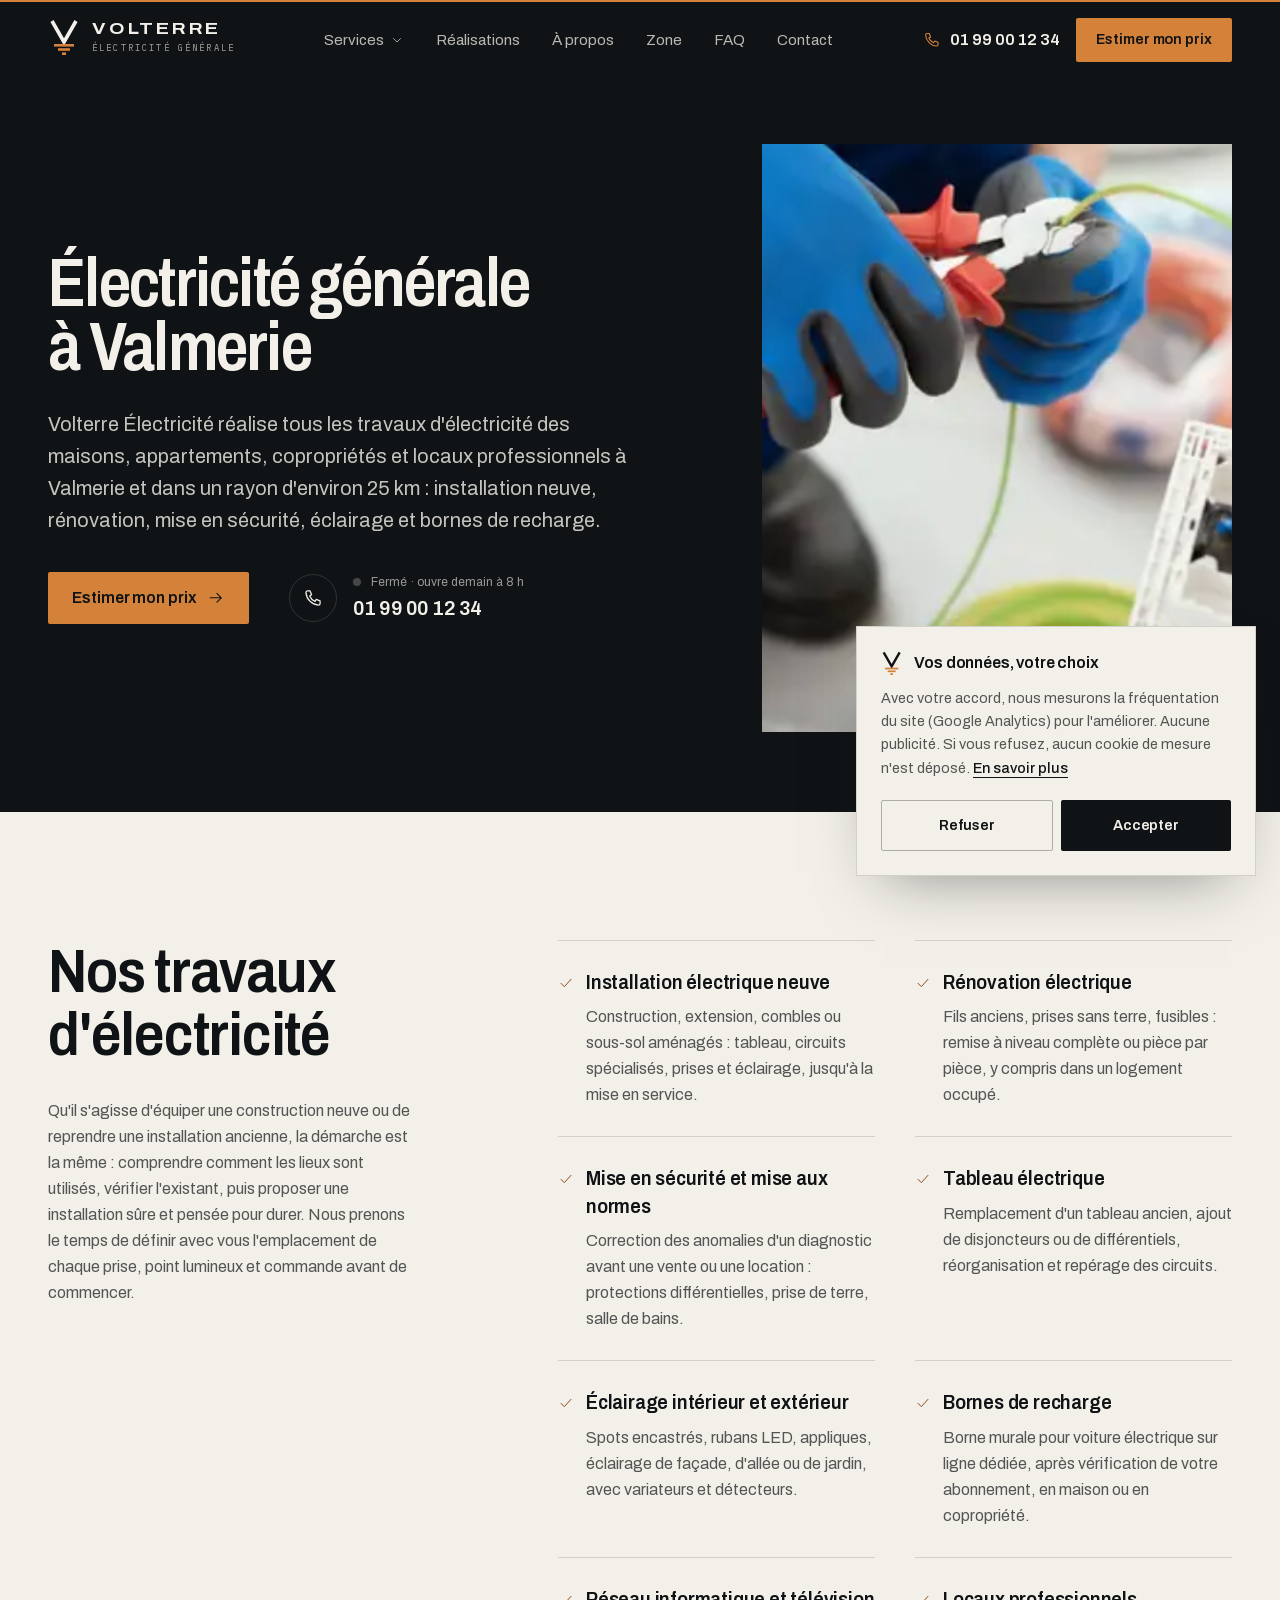
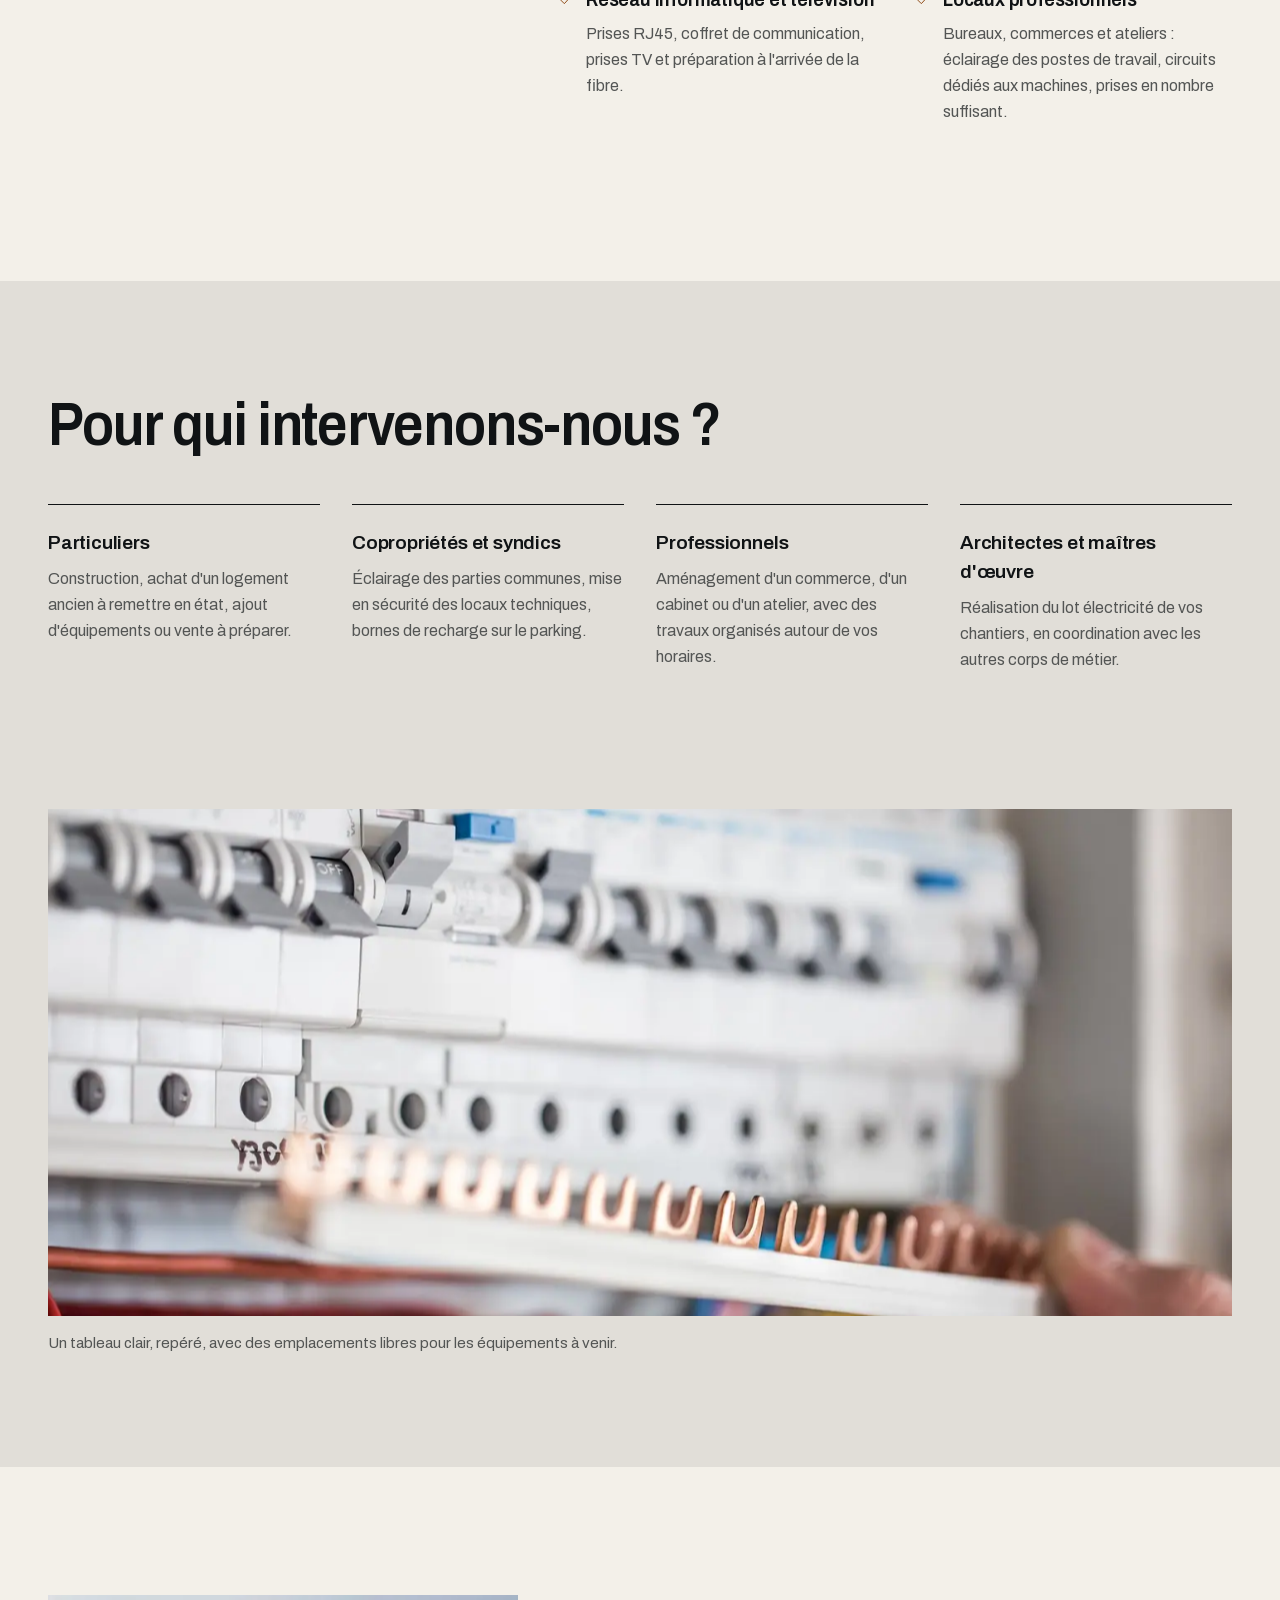
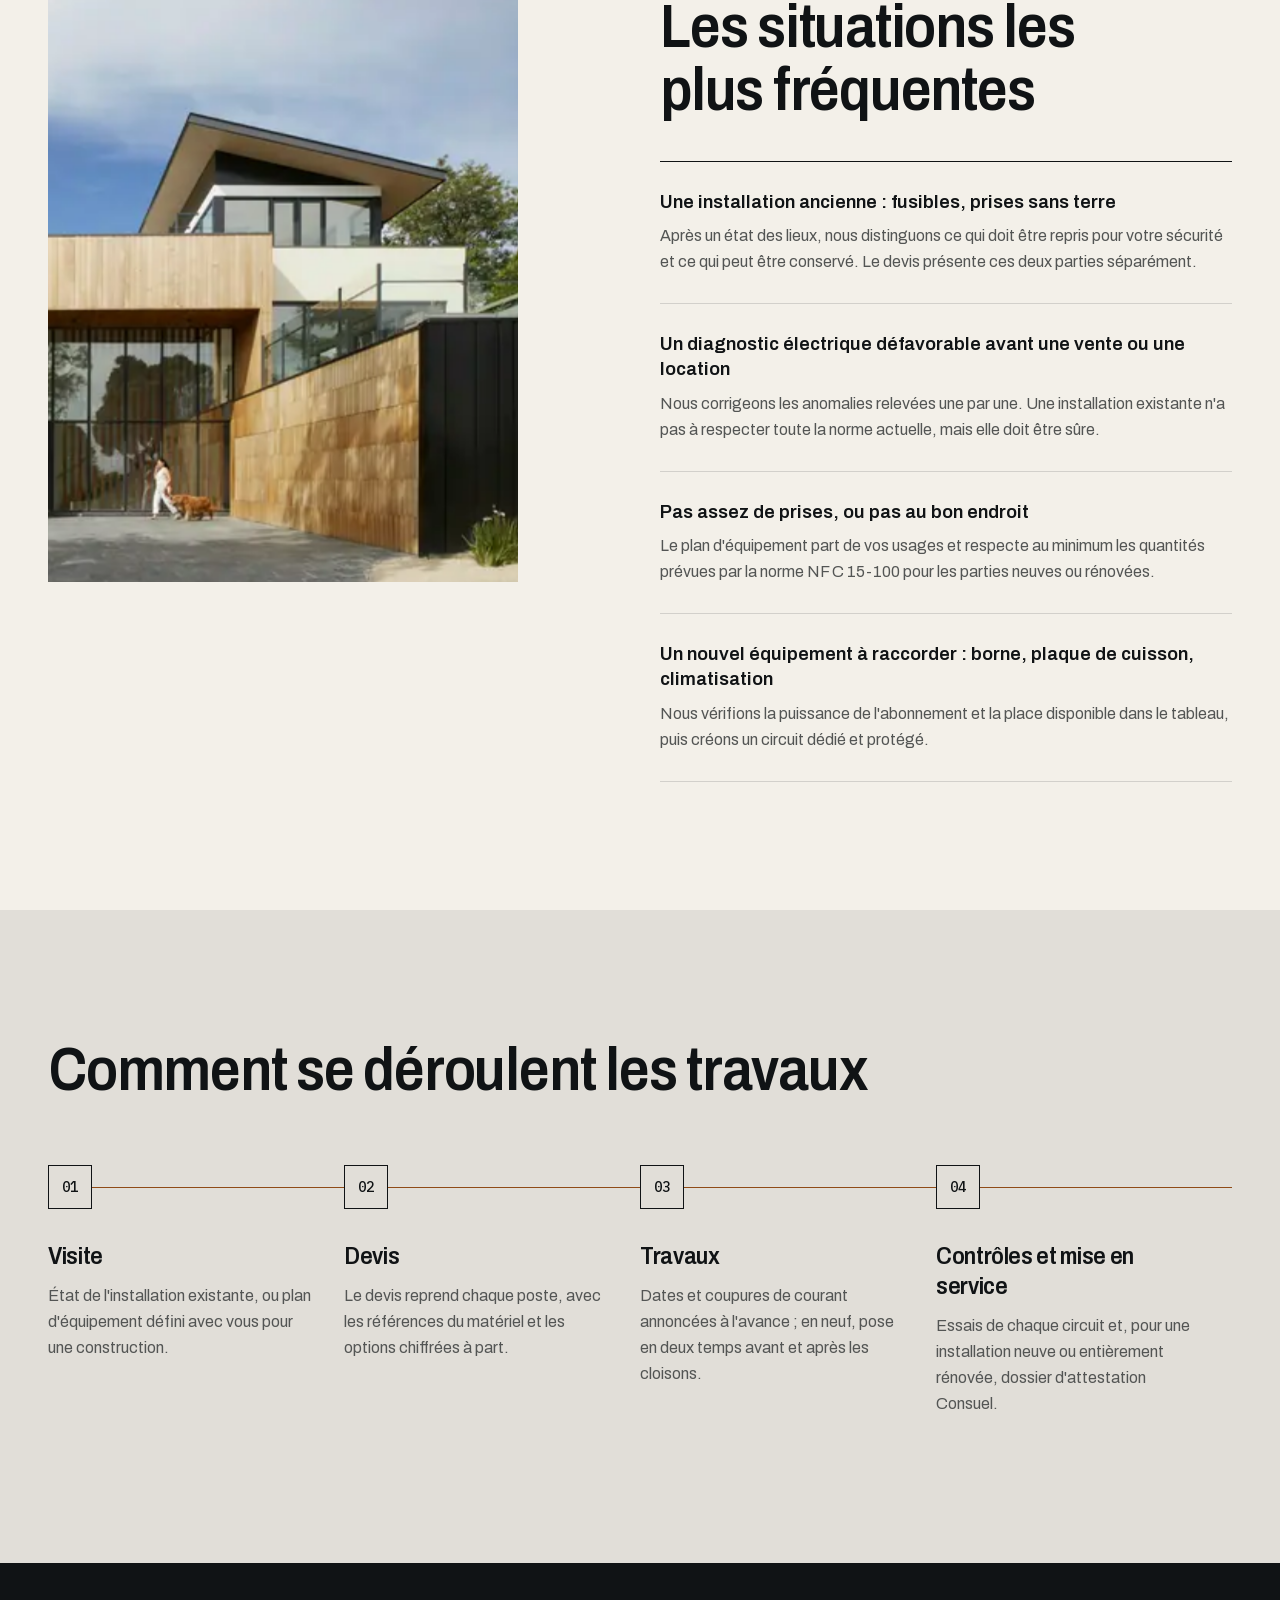
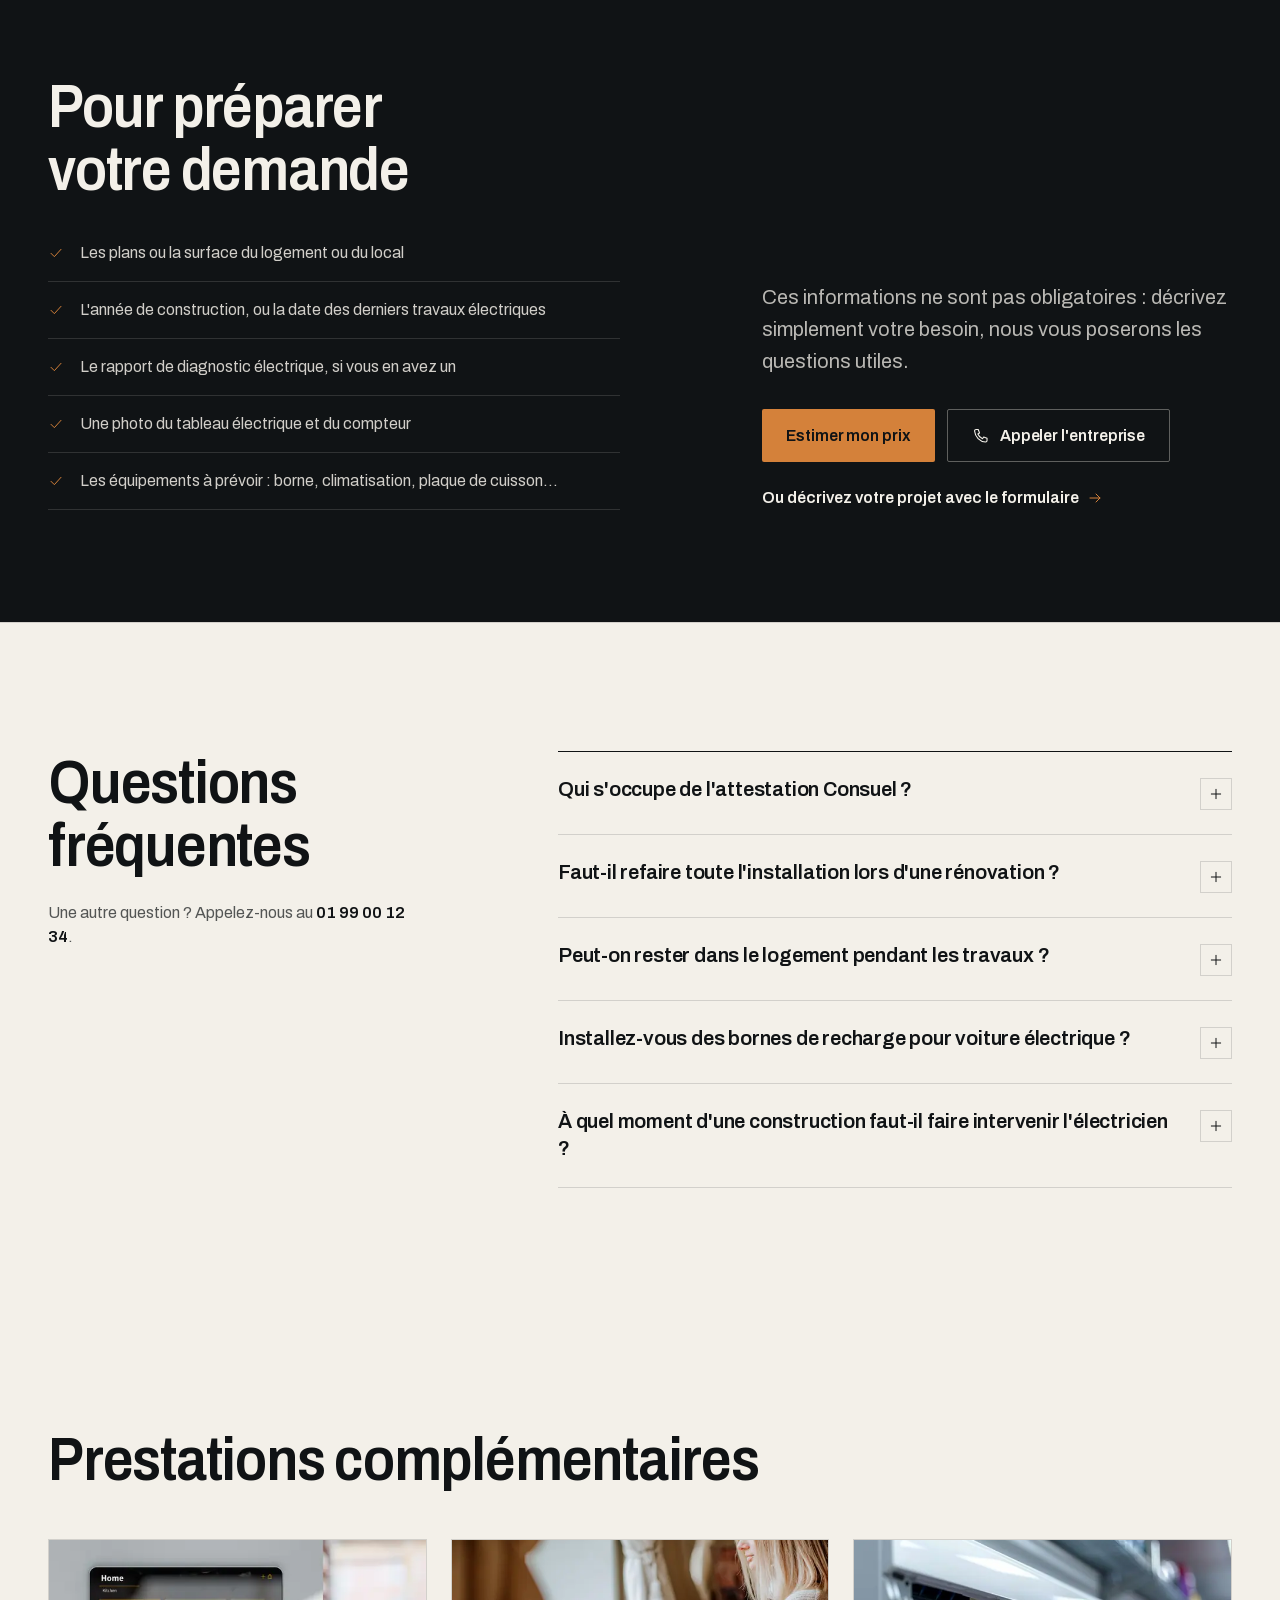
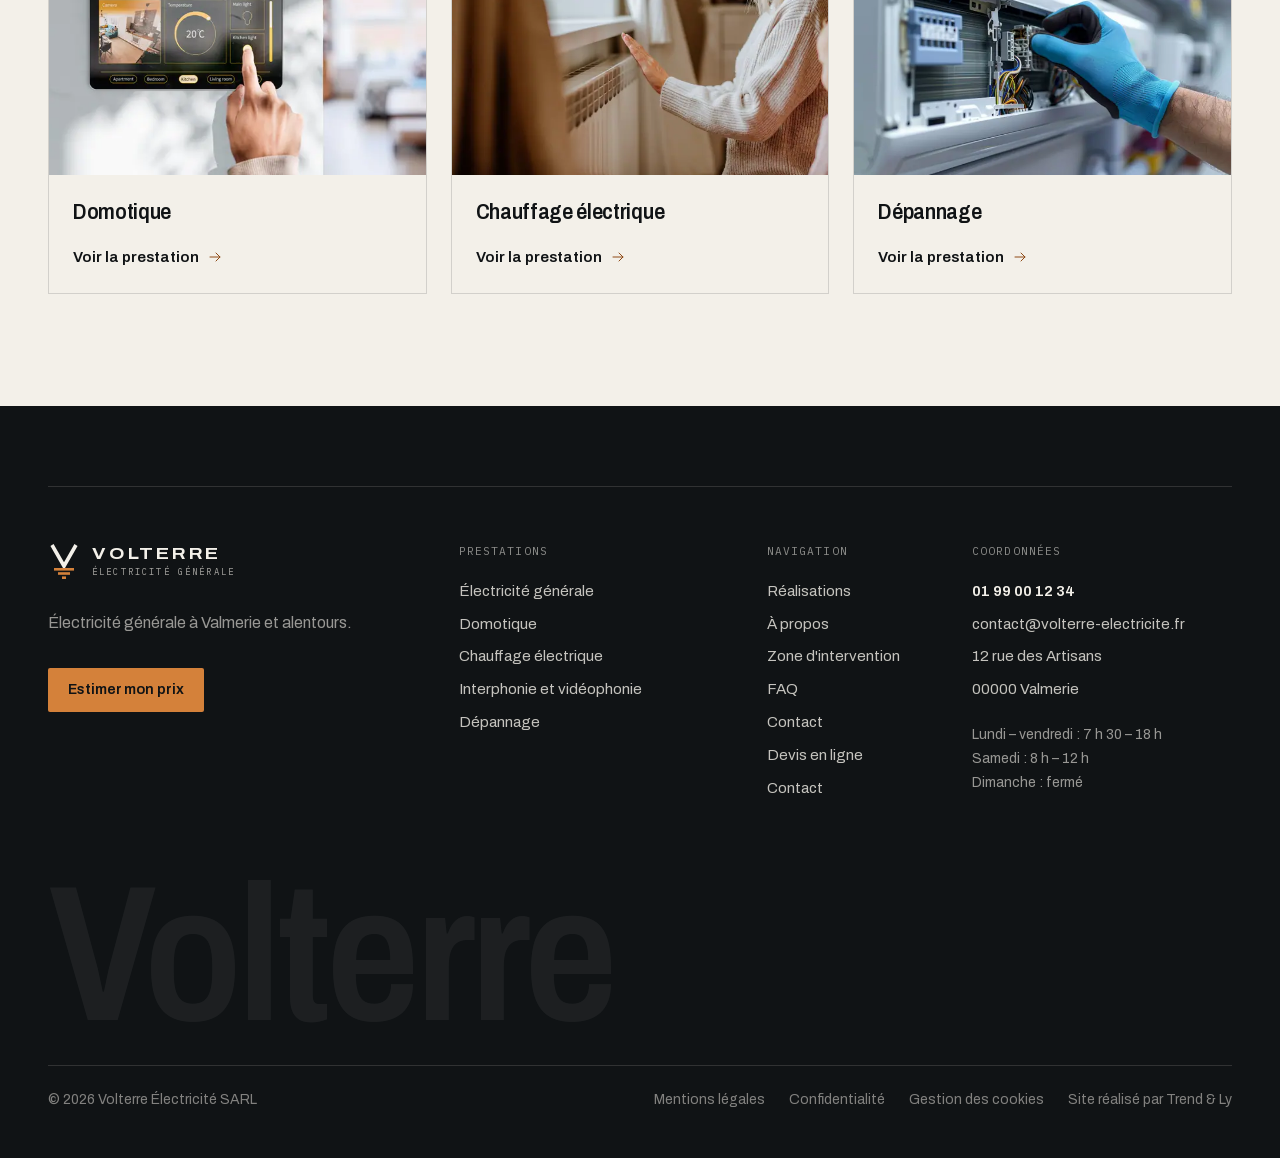
<file: electricite-generale/index.html>
<!DOCTYPE html><!--1lftozwEG4_7AtTx1dsJF--><html lang="fr" class="__variable_7347c0 __variable_9f0762" style="--brand-accent:#D4813A;--brand-accent-deep:#8F4B17;--brand-ink:#101315;--brand-paper:#F3F0E9"><head><meta charSet="utf-8"/><meta name="viewport" content="width=device-width, initial-scale=1"/><link rel="preload" as="image" imageSrcSet="/images/installation-prise-640.webp 640w, /images/installation-prise-1024.webp 1024w, /images/installation-prise-1600.webp 1600w, /images/installation-prise-1920.webp 1920w" imageSizes="(min-width: 1024px) 40vw, 100vw" fetchPriority="high"/><link rel="stylesheet" href="/_next/static/css/a62c4e4777452416.css" data-precedence="next"/><link rel="preload" as="script" fetchPriority="low" href="/_next/static/chunks/webpack-9596d72507db0739.js"/><script src="/_next/static/chunks/4bd1b696-c023c6e3521b1417.js" async=""></script><script src="/_next/static/chunks/255-ae2f3343083aecc8.js" async=""></script><script src="/_next/static/chunks/main-app-78098fa7c3457bb3.js" async=""></script><script src="/_next/static/chunks/473-02d741b9078aa8bb.js" async=""></script><script src="/_next/static/chunks/app/layout-889916f5eceafc29.js" async=""></script><script src="/_next/static/chunks/672-979b9b837da42988.js" async=""></script><script src="/_next/static/chunks/app/%5Bservice%5D/page-3720c5d10cf37d47.js" async=""></script><meta name="theme-color" content="#101315"/><title>Entreprise d&#x27;électricité générale à Valmerie | Volterre</title><meta name="description" content="Électricité générale à Valmerie : installation neuve, rénovation, mise en sécurité, tableau, éclairage et bornes de recharge, pour particuliers et professionnels."/><meta name="application-name" content="Volterre Électricité"/><meta name="robots" content="noindex, nofollow"/><link rel="canonical" href="https://28zaaky.github.io/electricite-generale/"/><meta name="format-detection" content="telephone=no"/><meta property="og:title" content="Entreprise d&#x27;électricité générale à Valmerie | Volterre"/><meta property="og:description" content="Électricité générale à Valmerie : installation neuve, rénovation, mise en sécurité, tableau, éclairage et bornes de recharge, pour particuliers et professionnels."/><meta property="og:url" content="https://28zaaky.github.io/electricite-generale/"/><meta property="og:site_name" content="Volterre Électricité"/><meta property="og:locale" content="fr_FR"/><meta property="og:image" content="https://28zaaky.github.io/og/installation-prise.jpg"/><meta property="og:image:width" content="1200"/><meta property="og:image:height" content="630"/><meta property="og:image:alt" content="Électricien raccordant les fils d&#x27;une prise murale"/><meta property="og:type" content="website"/><meta name="twitter:card" content="summary_large_image"/><meta name="twitter:title" content="Entreprise d&#x27;électricité générale à Valmerie | Volterre"/><meta name="twitter:description" content="Électricité générale à Valmerie : installation neuve, rénovation, mise en sécurité, tableau, éclairage et bornes de recharge, pour particuliers et professionnels."/><meta name="twitter:image" content="https://28zaaky.github.io/og/installation-prise.jpg"/><link rel="icon" href="/icon.svg?e00b1b71662947fe" type="image/svg+xml" sizes="any"/><script>document.documentElement.classList.add('js')</script><script src="/_next/static/chunks/polyfills-42372ed130431b0a.js" noModule=""></script></head><body><div hidden=""><!--$--><!--/$--></div><div class="scroll-progress" aria-hidden="true"></div><a href="#contenu" class="sr-only focus:not-sr-only focus:fixed focus:left-4 focus:top-4 focus:z-50 focus:bg-paper focus:px-4 focus:py-3 focus:text-ink">Aller au contenu</a><header class="site-header fixed inset-x-0 top-0 z-40 transition-[transform,background-color,border-color,color] duration-500 ease-[var(--ease-out-expo)] translate-y-0 border-b border-transparent text-paper"><div class="container-x flex h-[4.5rem] items-center justify-between gap-6 lg:h-20"><a href="/" class="shrink-0" aria-label="Volterre Électricité — accueil"><span class="inline-flex items-center gap-3 text-paper "><svg viewBox="0 0 32 36" class="h-9 w-auto shrink-0" aria-hidden="true" focusable="false"><path d="M4 2 16 23 28 2" fill="none" stroke="currentColor" stroke-width="3.6" stroke-linejoin="miter" stroke-miterlimit="10"></path><rect x="6" y="25" width="20" height="2.6" class="fill-accent"></rect><rect x="10" y="29.2" width="12" height="2.6" class="fill-accent"></rect><rect x="14" y="33.4" width="4" height="2.6" class="fill-accent"></rect></svg><span class="flex flex-col leading-none"><span class="text-[1.08rem] font-bold uppercase tracking-[0.16em] [font-stretch:112%]">Volterre</span><span class="mono mt-[0.4rem] text-[0.56rem] uppercase tracking-[0.24em] opacity-65">Électricité générale</span></span></span></a><nav aria-label="Navigation principale" class="hidden lg:block"><ul class="flex items-center gap-6 text-[0.95rem] xl:gap-8"><li class="relative"><button type="button" aria-expanded="false" aria-controls="services-menu" class="inline-flex items-center gap-1.5 link-rule py-1 transition-opacity opacity-75 hover:opacity-100">Services<svg viewBox="0 0 24 24" fill="none" stroke="currentColor" stroke-width="1.5" stroke-linecap="round" stroke-linejoin="round" class="size-3.5 transition-transform duration-300 rotate-90" aria-hidden="true" focusable="false"><path d="m9.5 6 6 6-6 6"></path></svg></button></li><li><a href="/#realisations" class="link-rule py-1 transition-opacity opacity-75 hover:opacity-100">Réalisations</a></li><li><a href="/a-propos/" class="link-rule py-1 transition-opacity opacity-75 hover:opacity-100">À propos</a></li><li><a href="/#zone" class="link-rule py-1 transition-opacity opacity-75 hover:opacity-100">Zone</a></li><li><a href="/#faq" class="link-rule py-1 transition-opacity opacity-75 hover:opacity-100">FAQ</a></li><li><a href="/contact/" class="link-rule py-1 transition-opacity opacity-75 hover:opacity-100">Contact</a></li></ul></nav><div class="flex items-center gap-2 sm:gap-4"><a href="tel:+33199001234" class="hidden items-center gap-2.5 font-semibold tabular-nums md:inline-flex lg:hidden xl:inline-flex" aria-label="Appeler le 01 99 00 12 34"><svg viewBox="0 0 24 24" fill="none" stroke="currentColor" stroke-width="1.5" stroke-linecap="round" stroke-linejoin="round" class="size-[1.1rem] text-accent" aria-hidden="true" focusable="false"><path d="M5.5 3.5h3l1.8 4.6-2.3 1.5a11.5 11.5 0 0 0 6.4 6.4l1.5-2.3 4.6 1.8v3a2 2 0 0 1-2 2A16.5 16.5 0 0 1 3.5 5.5a2 2 0 0 1 2-2Z"></path></svg>01 99 00 12 34</a><a href="/devis-en-ligne/" class="btn btn-accent hidden min-h-11 px-5 py-2.5 text-[0.9rem] sm:inline-flex">Estimer mon prix</a><button type="button" aria-expanded="false" aria-controls="mobile-menu" class="-mr-2 grid size-11 place-items-center lg:hidden"><span class="sr-only">Ouvrir le menu</span><svg viewBox="0 0 24 24" fill="none" stroke="currentColor" stroke-width="1.5" stroke-linecap="round" stroke-linejoin="round" class="size-6" aria-hidden="true" focusable="false"><path d="M4 9h16M4 15h16"></path></svg></button></div></div><div id="services-menu" inert="" class="mega absolute inset-x-0 top-full hidden text-ink lg:grid "><div class="overflow-hidden"><div class="mega-inner border-b border-line bg-paper shadow-[0_30px_50px_-36px_rgb(16_19_21/0.4)]"><div class="container-x grid grid-cols-12 gap-10 py-8"><ol class="col-span-7 border-t border-line xl:col-span-6"><li class="mega-item" style="--i:0"><a href="/electricite-generale/" class="group relative flex items-center gap-5 border-b border-line py-3.5 pl-1 pr-2 transition-[padding,background-color] duration-500 ease-[var(--ease-out-expo)] hover:bg-paper-2 hover:pl-4 focus-visible:bg-paper-2 focus-visible:pl-4 aria-[current=page]:pl-4"><span aria-hidden="true" class="absolute inset-y-0 left-0 w-[2px] origin-top bg-accent-deep transition-transform duration-500 ease-[var(--ease-out-expo)] group-hover:scale-y-100 group-focus-visible:scale-y-100 scale-y-0"></span><span class="mono w-6 shrink-0 text-xs text-accent-deep">01</span><span class="flex-1 text-[1.1rem] font-semibold tracking-[-0.01em]">Électricité générale</span><svg viewBox="0 0 24 24" fill="none" stroke="currentColor" stroke-width="1.5" stroke-linecap="round" stroke-linejoin="round" class="size-4 shrink-0 -translate-x-2 text-accent-deep opacity-0 transition-[opacity,transform] duration-500 ease-[var(--ease-out-expo)] group-hover:translate-x-0 group-hover:opacity-100 group-focus-visible:translate-x-0 group-focus-visible:opacity-100" aria-hidden="true" focusable="false"><path d="M4.5 12h15M13.5 6l6 6-6 6"></path></svg></a></li><li class="mega-item" style="--i:1"><a href="/domotique/" class="group relative flex items-center gap-5 border-b border-line py-3.5 pl-1 pr-2 transition-[padding,background-color] duration-500 ease-[var(--ease-out-expo)] hover:bg-paper-2 hover:pl-4 focus-visible:bg-paper-2 focus-visible:pl-4 aria-[current=page]:pl-4"><span aria-hidden="true" class="absolute inset-y-0 left-0 w-[2px] origin-top bg-accent-deep transition-transform duration-500 ease-[var(--ease-out-expo)] group-hover:scale-y-100 group-focus-visible:scale-y-100 scale-y-0"></span><span class="mono w-6 shrink-0 text-xs text-accent-deep">02</span><span class="flex-1 text-[1.1rem] font-semibold tracking-[-0.01em]">Domotique</span><svg viewBox="0 0 24 24" fill="none" stroke="currentColor" stroke-width="1.5" stroke-linecap="round" stroke-linejoin="round" class="size-4 shrink-0 -translate-x-2 text-accent-deep opacity-0 transition-[opacity,transform] duration-500 ease-[var(--ease-out-expo)] group-hover:translate-x-0 group-hover:opacity-100 group-focus-visible:translate-x-0 group-focus-visible:opacity-100" aria-hidden="true" focusable="false"><path d="M4.5 12h15M13.5 6l6 6-6 6"></path></svg></a></li><li class="mega-item" style="--i:2"><a href="/chauffage-electrique/" class="group relative flex items-center gap-5 border-b border-line py-3.5 pl-1 pr-2 transition-[padding,background-color] duration-500 ease-[var(--ease-out-expo)] hover:bg-paper-2 hover:pl-4 focus-visible:bg-paper-2 focus-visible:pl-4 aria-[current=page]:pl-4"><span aria-hidden="true" class="absolute inset-y-0 left-0 w-[2px] origin-top bg-accent-deep transition-transform duration-500 ease-[var(--ease-out-expo)] group-hover:scale-y-100 group-focus-visible:scale-y-100 scale-y-0"></span><span class="mono w-6 shrink-0 text-xs text-accent-deep">03</span><span class="flex-1 text-[1.1rem] font-semibold tracking-[-0.01em]">Chauffage électrique</span><svg viewBox="0 0 24 24" fill="none" stroke="currentColor" stroke-width="1.5" stroke-linecap="round" stroke-linejoin="round" class="size-4 shrink-0 -translate-x-2 text-accent-deep opacity-0 transition-[opacity,transform] duration-500 ease-[var(--ease-out-expo)] group-hover:translate-x-0 group-hover:opacity-100 group-focus-visible:translate-x-0 group-focus-visible:opacity-100" aria-hidden="true" focusable="false"><path d="M4.5 12h15M13.5 6l6 6-6 6"></path></svg></a></li><li class="mega-item" style="--i:3"><a href="/interphone-visiophone/" class="group relative flex items-center gap-5 border-b border-line py-3.5 pl-1 pr-2 transition-[padding,background-color] duration-500 ease-[var(--ease-out-expo)] hover:bg-paper-2 hover:pl-4 focus-visible:bg-paper-2 focus-visible:pl-4 aria-[current=page]:pl-4"><span aria-hidden="true" class="absolute inset-y-0 left-0 w-[2px] origin-top bg-accent-deep transition-transform duration-500 ease-[var(--ease-out-expo)] group-hover:scale-y-100 group-focus-visible:scale-y-100 scale-y-0"></span><span class="mono w-6 shrink-0 text-xs text-accent-deep">04</span><span class="flex-1 text-[1.1rem] font-semibold tracking-[-0.01em]">Interphonie et vidéophonie</span><svg viewBox="0 0 24 24" fill="none" stroke="currentColor" stroke-width="1.5" stroke-linecap="round" stroke-linejoin="round" class="size-4 shrink-0 -translate-x-2 text-accent-deep opacity-0 transition-[opacity,transform] duration-500 ease-[var(--ease-out-expo)] group-hover:translate-x-0 group-hover:opacity-100 group-focus-visible:translate-x-0 group-focus-visible:opacity-100" aria-hidden="true" focusable="false"><path d="M4.5 12h15M13.5 6l6 6-6 6"></path></svg></a></li><li class="mega-item" style="--i:4"><a href="/depannage-electrique/" class="group relative flex items-center gap-5 border-b border-line py-3.5 pl-1 pr-2 transition-[padding,background-color] duration-500 ease-[var(--ease-out-expo)] hover:bg-paper-2 hover:pl-4 focus-visible:bg-paper-2 focus-visible:pl-4 aria-[current=page]:pl-4"><span aria-hidden="true" class="absolute inset-y-0 left-0 w-[2px] origin-top bg-accent-deep transition-transform duration-500 ease-[var(--ease-out-expo)] group-hover:scale-y-100 group-focus-visible:scale-y-100 scale-y-0"></span><span class="mono w-6 shrink-0 text-xs text-accent-deep">05</span><span class="flex-1 text-[1.1rem] font-semibold tracking-[-0.01em]">Dépannage</span><svg viewBox="0 0 24 24" fill="none" stroke="currentColor" stroke-width="1.5" stroke-linecap="round" stroke-linejoin="round" class="size-4 shrink-0 -translate-x-2 text-accent-deep opacity-0 transition-[opacity,transform] duration-500 ease-[var(--ease-out-expo)] group-hover:translate-x-0 group-hover:opacity-100 group-focus-visible:translate-x-0 group-focus-visible:opacity-100" aria-hidden="true" focusable="false"><path d="M4.5 12h15M13.5 6l6 6-6 6"></path></svg></a></li></ol><div class="col-span-4 col-start-9 flex flex-col justify-end gap-3 pb-1 text-sm"><a href="/#prestations" class="link-rule self-start text-muted hover:text-ink">Toutes les prestations</a><a href="/devis-en-ligne/" class="inline-flex items-center gap-2 self-start font-semibold"><span class="link-rule">Estimer le prix de mes travaux</span><svg viewBox="0 0 24 24" fill="none" stroke="currentColor" stroke-width="1.5" stroke-linecap="round" stroke-linejoin="round" class="size-4 text-accent-deep" aria-hidden="true" focusable="false"><path d="M4.5 12h15M13.5 6l6 6-6 6"></path></svg></a></div></div></div></div></div></header><div id="mobile-menu" class="fixed inset-0 z-30 flex flex-col overflow-y-auto bg-ink text-paper transition-[opacity,visibility] duration-500 ease-[var(--ease-out-expo)] lg:hidden invisible opacity-0" aria-hidden="true" inert=""><nav aria-label="Navigation mobile" class="container-x flex-1 pb-6 pt-28"><ul><li class="border-b border-line-dark"><button type="button" aria-expanded="false" aria-controls="mobile-services" class="flex w-full items-center justify-between py-4 text-left"><span class="display text-[2rem]">Services</span><svg viewBox="0 0 24 24" fill="none" stroke="currentColor" stroke-width="1.5" stroke-linecap="round" stroke-linejoin="round" class="size-6 transition-transform duration-300 " aria-hidden="true" focusable="false"><path d="M12 5v14M5 12h14"></path></svg></button><ul id="mobile-services" hidden="" class="pb-4"><li><a href="/electricite-generale/" class="flex items-baseline gap-4 py-2.5 text-[1.05rem] text-paper/85"><span class="mono w-5 text-xs text-accent">01</span>Électricité générale</a></li><li><a href="/domotique/" class="flex items-baseline gap-4 py-2.5 text-[1.05rem] text-paper/85"><span class="mono w-5 text-xs text-accent">02</span>Domotique</a></li><li><a href="/chauffage-electrique/" class="flex items-baseline gap-4 py-2.5 text-[1.05rem] text-paper/85"><span class="mono w-5 text-xs text-accent">03</span>Chauffage électrique</a></li><li><a href="/interphone-visiophone/" class="flex items-baseline gap-4 py-2.5 text-[1.05rem] text-paper/85"><span class="mono w-5 text-xs text-accent">04</span>Interphonie et vidéophonie</a></li><li><a href="/depannage-electrique/" class="flex items-baseline gap-4 py-2.5 text-[1.05rem] text-paper/85"><span class="mono w-5 text-xs text-accent">05</span>Dépannage</a></li></ul></li><li class="border-b border-line-dark"><a href="/#realisations" class="block py-4"><span class="display text-[2rem]">Réalisations</span></a></li><li class="border-b border-line-dark"><a href="/a-propos/" class="block py-4"><span class="display text-[2rem]">À propos</span></a></li><li class="border-b border-line-dark"><a href="/#zone" class="block py-4"><span class="display text-[2rem]">Zone d&#x27;intervention</span></a></li><li class="border-b border-line-dark"><a href="/#faq" class="block py-4"><span class="display text-[2rem]">FAQ</span></a></li><li class="border-b border-line-dark"><a href="/contact/" class="block py-4"><span class="display text-[2rem]">Contact</span></a></li></ul></nav><div class="container-x space-y-3 pb-10 pt-2"><a href="tel:+33199001234" class="btn btn-accent w-full text-base"><svg viewBox="0 0 24 24" fill="none" stroke="currentColor" stroke-width="1.5" stroke-linecap="round" stroke-linejoin="round" class="size-5" aria-hidden="true" focusable="false"><path d="M5.5 3.5h3l1.8 4.6-2.3 1.5a11.5 11.5 0 0 0 6.4 6.4l1.5-2.3 4.6 1.8v3a2 2 0 0 1-2 2A16.5 16.5 0 0 1 3.5 5.5a2 2 0 0 1 2-2Z"></path></svg> Appeler le <!-- -->01 99 00 12 34</a><a href="/devis-en-ligne/" class="btn btn-ghost-light w-full">Estimer mon prix</a></div></div><main id="contenu"><section class="relative overflow-hidden bg-ink pb-12 pt-24 text-paper md:pb-20 lg:pt-36" aria-labelledby="page-title"><div class="container-x grid items-center gap-9 lg:grid-cols-12 lg:gap-10"><div class="lg:col-span-7"><h1 id="page-title" class="hero-rise display text-[clamp(2.1rem,1.5rem+3.4vw,4.6rem)] [text-wrap:balance]" style="--d:120">Électricité générale à Valmerie</h1><p class="hero-rise lead mt-5 max-w-[38rem] text-paper/80 lg:mt-7" style="--d:320">Volterre Électricité réalise tous les travaux d&#x27;électricité des maisons, appartements, copropriétés et locaux professionnels à Valmerie et dans un rayon d&#x27;environ 25 km : installation neuve, rénovation, mise en sécurité, éclairage et bornes de recharge.</p><div class="hero-rise mt-9 flex flex-col gap-7 sm:flex-row sm:items-center sm:gap-10" style="--d:420"><a href="/devis-en-ligne/?service=electricite-generale" class="btn btn-accent self-start">Estimer mon prix<svg viewBox="0 0 24 24" fill="none" stroke="currentColor" stroke-width="1.5" stroke-linecap="round" stroke-linejoin="round" class="btn-arrow size-[1.1rem]" aria-hidden="true" focusable="false"><path d="M4.5 12h15M13.5 6l6 6-6 6"></path></svg></a><a href="tel:+33199001234" class="group flex items-center gap-4"><span class="grid size-12 shrink-0 place-items-center rounded-full border border-line-dark transition-colors group-hover:border-accent group-hover:text-accent"><svg viewBox="0 0 24 24" fill="none" stroke="currentColor" stroke-width="1.5" stroke-linecap="round" stroke-linejoin="round" class="size-5" aria-hidden="true" focusable="false"><path d="M5.5 3.5h3l1.8 4.6-2.3 1.5a11.5 11.5 0 0 0 6.4 6.4l1.5-2.3 4.6 1.8v3a2 2 0 0 1-2 2A16.5 16.5 0 0 1 3.5 5.5a2 2 0 0 1 2-2Z"></path></svg></span><span class="flex flex-col"><span class="inline-flex items-center gap-2.5 text-xs text-paper/60" aria-live="polite"><span aria-hidden="true" class="size-2 rounded-full bg-current opacity-40"></span><span aria-hidden="true" class="min-h-[1lh] transition-opacity duration-500 opacity-0">Ouvert</span></span><span class="mt-1 text-xl font-semibold tabular-nums tracking-tight group-hover:text-accent">01 99 00 12 34</span></span></a></div></div><div class="hero-rise lg:col-span-5" style="--d:300"><div class="aspect-[16/10] overflow-hidden sm:aspect-[4/3] lg:aspect-[4/5]"><div class="parallax h-full w-full"><img src="/images/installation-prise-1920.webp" srcSet="/images/installation-prise-640.webp 640w, /images/installation-prise-1024.webp 1024w, /images/installation-prise-1600.webp 1600w, /images/installation-prise-1920.webp 1920w" sizes="(min-width: 1024px) 40vw, 100vw" width="1920" height="1022" alt="Électricien raccordant les fils d&#x27;une prise murale" loading="eager" fetchPriority="high" decoding="async" class="hero-photo h-full w-full object-cover" style="background-color:#f8f8f8"/></div></div></div></div></section><section class="bg-paper py-24 md:py-32" aria-labelledby="offer-title"><div class="container-x grid gap-14 lg:grid-cols-12 lg:gap-10"><div class="lg:col-span-4"><h2 id="offer-title" class="h-section" data-reveal="true">Nos travaux d&#x27;électricité</h2><div class="mt-8 space-y-5 leading-relaxed text-muted" data-reveal="true" style="--reveal-delay:80"><p>Qu&#x27;il s&#x27;agisse d&#x27;équiper une construction neuve ou de reprendre une installation ancienne, la démarche est la même : comprendre comment les lieux sont utilisés, vérifier l&#x27;existant, puis proposer une installation sûre et pensée pour durer. Nous prenons le temps de définir avec vous l&#x27;emplacement de chaque prise, point lumineux et commande avant de commencer.</p></div></div><ul class="grid gap-x-10 sm:grid-cols-2 lg:col-span-7 lg:col-start-6"><li class="border-t border-line py-7" data-reveal="true" style="--reveal-delay:0"><h3 class="flex items-baseline gap-3 text-[1.25rem] font-semibold leading-snug tracking-[-0.01em] [font-stretch:90%]"><svg viewBox="0 0 24 24" fill="none" stroke="currentColor" stroke-width="1.5" stroke-linecap="round" stroke-linejoin="round" class="size-4 shrink-0 translate-y-0.5 text-accent-deep" aria-hidden="true" focusable="false"><path d="M4.5 12.5 9.5 17.5 19.5 6.5"></path></svg>Installation électrique neuve</h3><p class="mt-2 pl-7 leading-relaxed text-muted">Construction, extension, combles ou sous-sol aménagés : tableau, circuits spécialisés, prises et éclairage, jusqu&#x27;à la mise en service.</p></li><li class="border-t border-line py-7" data-reveal="true" style="--reveal-delay:90"><h3 class="flex items-baseline gap-3 text-[1.25rem] font-semibold leading-snug tracking-[-0.01em] [font-stretch:90%]"><svg viewBox="0 0 24 24" fill="none" stroke="currentColor" stroke-width="1.5" stroke-linecap="round" stroke-linejoin="round" class="size-4 shrink-0 translate-y-0.5 text-accent-deep" aria-hidden="true" focusable="false"><path d="M4.5 12.5 9.5 17.5 19.5 6.5"></path></svg>Rénovation électrique</h3><p class="mt-2 pl-7 leading-relaxed text-muted">Fils anciens, prises sans terre, fusibles : remise à niveau complète ou pièce par pièce, y compris dans un logement occupé.</p></li><li class="border-t border-line py-7" data-reveal="true" style="--reveal-delay:0"><h3 class="flex items-baseline gap-3 text-[1.25rem] font-semibold leading-snug tracking-[-0.01em] [font-stretch:90%]"><svg viewBox="0 0 24 24" fill="none" stroke="currentColor" stroke-width="1.5" stroke-linecap="round" stroke-linejoin="round" class="size-4 shrink-0 translate-y-0.5 text-accent-deep" aria-hidden="true" focusable="false"><path d="M4.5 12.5 9.5 17.5 19.5 6.5"></path></svg>Mise en sécurité et mise aux normes</h3><p class="mt-2 pl-7 leading-relaxed text-muted">Correction des anomalies d&#x27;un diagnostic avant une vente ou une location : protections différentielles, prise de terre, salle de bains.</p></li><li class="border-t border-line py-7" data-reveal="true" style="--reveal-delay:90"><h3 class="flex items-baseline gap-3 text-[1.25rem] font-semibold leading-snug tracking-[-0.01em] [font-stretch:90%]"><svg viewBox="0 0 24 24" fill="none" stroke="currentColor" stroke-width="1.5" stroke-linecap="round" stroke-linejoin="round" class="size-4 shrink-0 translate-y-0.5 text-accent-deep" aria-hidden="true" focusable="false"><path d="M4.5 12.5 9.5 17.5 19.5 6.5"></path></svg>Tableau électrique</h3><p class="mt-2 pl-7 leading-relaxed text-muted">Remplacement d&#x27;un tableau ancien, ajout de disjoncteurs ou de différentiels, réorganisation et repérage des circuits.</p></li><li class="border-t border-line py-7" data-reveal="true" style="--reveal-delay:0"><h3 class="flex items-baseline gap-3 text-[1.25rem] font-semibold leading-snug tracking-[-0.01em] [font-stretch:90%]"><svg viewBox="0 0 24 24" fill="none" stroke="currentColor" stroke-width="1.5" stroke-linecap="round" stroke-linejoin="round" class="size-4 shrink-0 translate-y-0.5 text-accent-deep" aria-hidden="true" focusable="false"><path d="M4.5 12.5 9.5 17.5 19.5 6.5"></path></svg>Éclairage intérieur et extérieur</h3><p class="mt-2 pl-7 leading-relaxed text-muted">Spots encastrés, rubans LED, appliques, éclairage de façade, d&#x27;allée ou de jardin, avec variateurs et détecteurs.</p></li><li class="border-t border-line py-7" data-reveal="true" style="--reveal-delay:90"><h3 class="flex items-baseline gap-3 text-[1.25rem] font-semibold leading-snug tracking-[-0.01em] [font-stretch:90%]"><svg viewBox="0 0 24 24" fill="none" stroke="currentColor" stroke-width="1.5" stroke-linecap="round" stroke-linejoin="round" class="size-4 shrink-0 translate-y-0.5 text-accent-deep" aria-hidden="true" focusable="false"><path d="M4.5 12.5 9.5 17.5 19.5 6.5"></path></svg>Bornes de recharge</h3><p class="mt-2 pl-7 leading-relaxed text-muted">Borne murale pour voiture électrique sur ligne dédiée, après vérification de votre abonnement, en maison ou en copropriété.</p></li><li class="border-t border-line py-7" data-reveal="true" style="--reveal-delay:0"><h3 class="flex items-baseline gap-3 text-[1.25rem] font-semibold leading-snug tracking-[-0.01em] [font-stretch:90%]"><svg viewBox="0 0 24 24" fill="none" stroke="currentColor" stroke-width="1.5" stroke-linecap="round" stroke-linejoin="round" class="size-4 shrink-0 translate-y-0.5 text-accent-deep" aria-hidden="true" focusable="false"><path d="M4.5 12.5 9.5 17.5 19.5 6.5"></path></svg>Réseau informatique et télévision</h3><p class="mt-2 pl-7 leading-relaxed text-muted">Prises RJ45, coffret de communication, prises TV et préparation à l&#x27;arrivée de la fibre.</p></li><li class="border-t border-line py-7" data-reveal="true" style="--reveal-delay:90"><h3 class="flex items-baseline gap-3 text-[1.25rem] font-semibold leading-snug tracking-[-0.01em] [font-stretch:90%]"><svg viewBox="0 0 24 24" fill="none" stroke="currentColor" stroke-width="1.5" stroke-linecap="round" stroke-linejoin="round" class="size-4 shrink-0 translate-y-0.5 text-accent-deep" aria-hidden="true" focusable="false"><path d="M4.5 12.5 9.5 17.5 19.5 6.5"></path></svg>Locaux professionnels</h3><p class="mt-2 pl-7 leading-relaxed text-muted">Bureaux, commerces et ateliers : éclairage des postes de travail, circuits dédiés aux machines, prises en nombre suffisant.</p></li></ul></div></section><section class="bg-paper-2 py-24 md:py-28" aria-labelledby="audiences-title"><div class="container-x"><h2 id="audiences-title" class="h-section max-w-3xl" data-reveal="true">Pour qui intervenons-nous ?</h2><ul class="mt-12 grid gap-x-8 gap-y-2 sm:grid-cols-2 lg:grid-cols-4"><li class="border-t border-ink py-6" data-reveal="true" style="--reveal-delay:0"><h3 class="text-[1.2rem] font-semibold tracking-[-0.01em]">Particuliers</h3><p class="mt-2 leading-relaxed text-muted">Construction, achat d&#x27;un logement ancien à remettre en état, ajout d&#x27;équipements ou vente à préparer.</p></li><li class="border-t border-ink py-6" data-reveal="true" style="--reveal-delay:80"><h3 class="text-[1.2rem] font-semibold tracking-[-0.01em]">Copropriétés et syndics</h3><p class="mt-2 leading-relaxed text-muted">Éclairage des parties communes, mise en sécurité des locaux techniques, bornes de recharge sur le parking.</p></li><li class="border-t border-ink py-6" data-reveal="true" style="--reveal-delay:160"><h3 class="text-[1.2rem] font-semibold tracking-[-0.01em]">Professionnels</h3><p class="mt-2 leading-relaxed text-muted">Aménagement d&#x27;un commerce, d&#x27;un cabinet ou d&#x27;un atelier, avec des travaux organisés autour de vos horaires.</p></li><li class="border-t border-ink py-6" data-reveal="true" style="--reveal-delay:240"><h3 class="text-[1.2rem] font-semibold tracking-[-0.01em]">Architectes et maîtres d&#x27;œuvre</h3><p class="mt-2 leading-relaxed text-muted">Réalisation du lot électricité de vos chantiers, en coordination avec les autres corps de métier.</p></li></ul></div></section><section class="bg-paper-2 pb-24 md:pb-28" aria-label="En images"><div class="container-x grid gap-6 "><figure data-reveal="true" style="--reveal-delay:0"><div class="overflow-hidden aspect-[16/9] lg:aspect-[21/9]"><div class="parallax h-full w-full"><img src="/images/tableau-electrique-1920.webp" srcSet="/images/tableau-electrique-640.webp 640w, /images/tableau-electrique-1024.webp 1024w, /images/tableau-electrique-1600.webp 1600w, /images/tableau-electrique-1920.webp 1920w" sizes="100vw" width="1920" height="1303" alt="Tableau électrique avec disjoncteurs repérés et peigne de raccordement en cuivre" loading="lazy" decoding="async" class="h-full w-full object-cover" style="background-color:#e8e8e8"/></div></div><figcaption class="mt-4 max-w-2xl text-[0.95rem] text-muted">Un tableau clair, repéré, avec des emplacements libres pour les équipements à venir.</figcaption></figure></div></section><section class="bg-paper py-24 md:py-32" aria-labelledby="problems-title"><div class="container-x grid gap-14 lg:grid-cols-12 lg:gap-10"><div class="lg:col-span-5"><div class="aspect-[4/3] overflow-hidden lg:sticky lg:top-28 lg:aspect-[4/5]" data-reveal="true"><div class="parallax h-full w-full"><img src="/images/maison-neuve-1800.webp" srcSet="/images/maison-neuve-640.webp 640w, /images/maison-neuve-1024.webp 1024w, /images/maison-neuve-1600.webp 1600w, /images/maison-neuve-1800.webp 1800w" sizes="(min-width: 1024px) 40vw, 100vw" width="1800" height="1200" alt="Façade d&#x27;une maison neuve en bois et en verre" loading="lazy" decoding="async" class="h-full w-full object-cover" style="background-color:#181818"/></div></div></div><div class="lg:col-span-6 lg:col-start-7"><h2 id="problems-title" class="h-section" data-reveal="true">Les situations les plus fréquentes</h2><dl class="mt-10 border-t border-ink"><div class="border-b border-line py-7" data-reveal="true" style="--reveal-delay:0"><dt class="text-[1.15rem] font-semibold leading-snug">Une installation ancienne : fusibles, prises sans terre</dt><dd class="mt-2 leading-relaxed text-muted">Après un état des lieux, nous distinguons ce qui doit être repris pour votre sécurité et ce qui peut être conservé. Le devis présente ces deux parties séparément.</dd></div><div class="border-b border-line py-7" data-reveal="true" style="--reveal-delay:70"><dt class="text-[1.15rem] font-semibold leading-snug">Un diagnostic électrique défavorable avant une vente ou une location</dt><dd class="mt-2 leading-relaxed text-muted">Nous corrigeons les anomalies relevées une par une. Une installation existante n&#x27;a pas à respecter toute la norme actuelle, mais elle doit être sûre.</dd></div><div class="border-b border-line py-7" data-reveal="true" style="--reveal-delay:140"><dt class="text-[1.15rem] font-semibold leading-snug">Pas assez de prises, ou pas au bon endroit</dt><dd class="mt-2 leading-relaxed text-muted">Le plan d&#x27;équipement part de vos usages et respecte au minimum les quantités prévues par la norme NF C 15-100 pour les parties neuves ou rénovées.</dd></div><div class="border-b border-line py-7" data-reveal="true" style="--reveal-delay:0"><dt class="text-[1.15rem] font-semibold leading-snug">Un nouvel équipement à raccorder : borne, plaque de cuisson, climatisation</dt><dd class="mt-2 leading-relaxed text-muted">Nous vérifions la puissance de l&#x27;abonnement et la place disponible dans le tableau, puis créons un circuit dédié et protégé.</dd></div></dl></div></div></section><section class="bg-paper-2 py-24 md:py-32" aria-labelledby="steps-title"><div class="container-x"><h2 id="steps-title" class="h-section" data-reveal="true">Comment se déroulent les travaux</h2><div class="mt-12 lg:mt-16"><ol class="relative lg:grid lg:grid-cols-4"><span aria-hidden="true" class="absolute left-0 right-0 top-[1.4rem] hidden h-px bg-accent-deep lg:block" data-draw="true"></span><li class="relative grid grid-cols-[2.75rem_1fr] gap-x-5 pb-10 last:pb-0 lg:block lg:pb-12 lg:pr-8" data-reveal="true" style="--reveal-delay:0"><span aria-hidden="true" class="absolute bottom-0 left-[1.375rem] top-11 w-px bg-line lg:hidden"></span><span class="relative z-10 grid size-11 place-items-center border border-ink font-mono text-sm font-medium lg:mb-8 bg-paper-2">01</span><div class="pt-2 lg:pt-0"><h3 class="text-[1.3rem] font-semibold leading-tight tracking-[-0.015em] [font-stretch:88%] lg:text-[1.5rem]">Visite</h3><p class="mt-2 leading-relaxed text-muted lg:mt-3">État de l&#x27;installation existante, ou plan d&#x27;équipement défini avec vous pour une construction.</p></div></li><li class="relative grid grid-cols-[2.75rem_1fr] gap-x-5 pb-10 last:pb-0 lg:block lg:pb-12 lg:pr-8" data-reveal="true" style="--reveal-delay:140"><span aria-hidden="true" class="absolute bottom-0 left-[1.375rem] top-11 w-px bg-line lg:hidden"></span><span class="relative z-10 grid size-11 place-items-center border border-ink font-mono text-sm font-medium lg:mb-8 bg-paper-2">02</span><div class="pt-2 lg:pt-0"><h3 class="text-[1.3rem] font-semibold leading-tight tracking-[-0.015em] [font-stretch:88%] lg:text-[1.5rem]">Devis</h3><p class="mt-2 leading-relaxed text-muted lg:mt-3">Le devis reprend chaque poste, avec les références du matériel et les options chiffrées à part.</p></div></li><li class="relative grid grid-cols-[2.75rem_1fr] gap-x-5 pb-10 last:pb-0 lg:block lg:pb-12 lg:pr-8" data-reveal="true" style="--reveal-delay:280"><span aria-hidden="true" class="absolute bottom-0 left-[1.375rem] top-11 w-px bg-line lg:hidden"></span><span class="relative z-10 grid size-11 place-items-center border border-ink font-mono text-sm font-medium lg:mb-8 bg-paper-2">03</span><div class="pt-2 lg:pt-0"><h3 class="text-[1.3rem] font-semibold leading-tight tracking-[-0.015em] [font-stretch:88%] lg:text-[1.5rem]">Travaux</h3><p class="mt-2 leading-relaxed text-muted lg:mt-3">Dates et coupures de courant annoncées à l&#x27;avance ; en neuf, pose en deux temps avant et après les cloisons.</p></div></li><li class="relative grid grid-cols-[2.75rem_1fr] gap-x-5 pb-10 last:pb-0 lg:block lg:pb-12 lg:pr-8" data-reveal="true" style="--reveal-delay:420"><span class="relative z-10 grid size-11 place-items-center border border-ink font-mono text-sm font-medium lg:mb-8 bg-paper-2">04</span><div class="pt-2 lg:pt-0"><h3 class="text-[1.3rem] font-semibold leading-tight tracking-[-0.015em] [font-stretch:88%] lg:text-[1.5rem]">Contrôles et mise en service</h3><p class="mt-2 leading-relaxed text-muted lg:mt-3">Essais de chaque circuit et, pour une installation neuve ou entièrement rénovée, dossier d&#x27;attestation Consuel.</p></div></li></ol></div></div></section><section class="bg-ink py-24 text-paper md:py-28" aria-labelledby="prepare-title"><div class="container-x grid gap-14 lg:grid-cols-12 lg:gap-10"><div class="lg:col-span-6"><h2 id="prepare-title" class="h-section" data-reveal="true">Pour préparer votre demande</h2><ul class="mt-10 space-y-4"><li class="flex gap-4 border-b border-line-dark pb-4" data-reveal="true" style="--reveal-delay:0"><svg viewBox="0 0 24 24" fill="none" stroke="currentColor" stroke-width="1.5" stroke-linecap="round" stroke-linejoin="round" class="mt-1 size-4 shrink-0 text-accent" aria-hidden="true" focusable="false"><path d="M4.5 12.5 9.5 17.5 19.5 6.5"></path></svg><span class="text-paper/85">Les plans ou la surface du logement ou du local</span></li><li class="flex gap-4 border-b border-line-dark pb-4" data-reveal="true" style="--reveal-delay:60"><svg viewBox="0 0 24 24" fill="none" stroke="currentColor" stroke-width="1.5" stroke-linecap="round" stroke-linejoin="round" class="mt-1 size-4 shrink-0 text-accent" aria-hidden="true" focusable="false"><path d="M4.5 12.5 9.5 17.5 19.5 6.5"></path></svg><span class="text-paper/85">L&#x27;année de construction, ou la date des derniers travaux électriques</span></li><li class="flex gap-4 border-b border-line-dark pb-4" data-reveal="true" style="--reveal-delay:120"><svg viewBox="0 0 24 24" fill="none" stroke="currentColor" stroke-width="1.5" stroke-linecap="round" stroke-linejoin="round" class="mt-1 size-4 shrink-0 text-accent" aria-hidden="true" focusable="false"><path d="M4.5 12.5 9.5 17.5 19.5 6.5"></path></svg><span class="text-paper/85">Le rapport de diagnostic électrique, si vous en avez un</span></li><li class="flex gap-4 border-b border-line-dark pb-4" data-reveal="true" style="--reveal-delay:180"><svg viewBox="0 0 24 24" fill="none" stroke="currentColor" stroke-width="1.5" stroke-linecap="round" stroke-linejoin="round" class="mt-1 size-4 shrink-0 text-accent" aria-hidden="true" focusable="false"><path d="M4.5 12.5 9.5 17.5 19.5 6.5"></path></svg><span class="text-paper/85">Une photo du tableau électrique et du compteur</span></li><li class="flex gap-4 border-b border-line-dark pb-4" data-reveal="true" style="--reveal-delay:240"><svg viewBox="0 0 24 24" fill="none" stroke="currentColor" stroke-width="1.5" stroke-linecap="round" stroke-linejoin="round" class="mt-1 size-4 shrink-0 text-accent" aria-hidden="true" focusable="false"><path d="M4.5 12.5 9.5 17.5 19.5 6.5"></path></svg><span class="text-paper/85">Les équipements à prévoir : borne, climatisation, plaque de cuisson…</span></li></ul></div><div class="flex flex-col justify-end lg:col-span-5 lg:col-start-8" data-reveal="true" style="--reveal-delay:120"><p class="lead text-paper/75">Ces informations ne sont pas obligatoires : décrivez simplement votre besoin, nous vous poserons les questions utiles.</p><div class="mt-8 flex flex-col gap-3 xs:flex-row"><a href="/devis-en-ligne/?service=electricite-generale" class="btn btn-accent">Estimer mon prix</a><a href="tel:+33199001234" class="btn btn-ghost-light"><svg viewBox="0 0 24 24" fill="none" stroke="currentColor" stroke-width="1.5" stroke-linecap="round" stroke-linejoin="round" class="size-[1.1rem]" aria-hidden="true" focusable="false"><path d="M5.5 3.5h3l1.8 4.6-2.3 1.5a11.5 11.5 0 0 0 6.4 6.4l1.5-2.3 4.6 1.8v3a2 2 0 0 1-2 2A16.5 16.5 0 0 1 3.5 5.5a2 2 0 0 1 2-2Z"></path></svg>Appeler l&#x27;entreprise<span class="sr-only"> : <!-- -->01 99 00 12 34</span></a></div><a href="/contact/?service=electricite-generale" class="mt-6 inline-flex items-center gap-2 font-semibold text-paper"><span class="link-rule">Ou décrivez votre projet avec le formulaire</span><svg viewBox="0 0 24 24" fill="none" stroke="currentColor" stroke-width="1.5" stroke-linecap="round" stroke-linejoin="round" class="size-4 text-accent" aria-hidden="true" focusable="false"><path d="M4.5 12h15M13.5 6l6 6-6 6"></path></svg></a></div></div></section><section id="questions" class="border-t border-line bg-paper py-24 md:py-32" aria-labelledby="questions-title"><div class="container-x grid gap-12 lg:grid-cols-12 lg:gap-10"><div class="lg:col-span-4"><div class="lg:sticky lg:top-28"><h2 id="questions-title" class="h-section" data-reveal="true" style="--reveal-delay:80">Questions fréquentes</h2><p class="mt-6 text-muted" data-reveal="true" style="--reveal-delay:140">Une autre question ? Appelez-nous au<!-- --> <a href="tel:+33199001234" class="link-rule font-semibold text-ink">01 99 00 12 34</a>.</p></div></div><div class="border-t border-ink lg:col-span-7 lg:col-start-6"><details class="group border-b border-line" data-reveal="true" style="--reveal-delay:0"><summary class="flex cursor-pointer items-start justify-between gap-6 py-6 text-[1.15rem] font-semibold leading-snug tracking-[-0.01em] transition-colors hover:text-accent-deep md:text-[1.25rem]"><h3 class="font-semibold">Qui s&#x27;occupe de l&#x27;attestation Consuel ?</h3><span class="mt-0.5 grid size-8 shrink-0 place-items-center border border-line transition-transform duration-300 group-open:rotate-45"><svg viewBox="0 0 24 24" fill="none" stroke="currentColor" stroke-width="1.5" stroke-linecap="round" stroke-linejoin="round" class="size-4" aria-hidden="true" focusable="false"><path d="M12 5v14M5 12h14"></path></svg></span></summary><p class="max-w-2xl pb-7 pr-12 leading-relaxed text-muted">Nous constituons le dossier lorsqu&#x27;il est obligatoire : pour une installation neuve, et après une rénovation complète nécessitant une remise sous tension par le gestionnaire du réseau. Pour les autres travaux, vous recevez une facture détaillée.</p></details><details class="group border-b border-line" data-reveal="true" style="--reveal-delay:60"><summary class="flex cursor-pointer items-start justify-between gap-6 py-6 text-[1.15rem] font-semibold leading-snug tracking-[-0.01em] transition-colors hover:text-accent-deep md:text-[1.25rem]"><h3 class="font-semibold">Faut-il refaire toute l&#x27;installation lors d&#x27;une rénovation ?</h3><span class="mt-0.5 grid size-8 shrink-0 place-items-center border border-line transition-transform duration-300 group-open:rotate-45"><svg viewBox="0 0 24 24" fill="none" stroke="currentColor" stroke-width="1.5" stroke-linecap="round" stroke-linejoin="round" class="size-4" aria-hidden="true" focusable="false"><path d="M12 5v14M5 12h14"></path></svg></span></summary><p class="max-w-2xl pb-7 pr-12 leading-relaxed text-muted">Pas forcément. Après le diagnostic, nous distinguons ce qui doit être repris pour votre sécurité et ce qui peut être conservé. Il est aussi possible d&#x27;avancer pièce par pièce.</p></details><details class="group border-b border-line" data-reveal="true" style="--reveal-delay:120"><summary class="flex cursor-pointer items-start justify-between gap-6 py-6 text-[1.15rem] font-semibold leading-snug tracking-[-0.01em] transition-colors hover:text-accent-deep md:text-[1.25rem]"><h3 class="font-semibold">Peut-on rester dans le logement pendant les travaux ?</h3><span class="mt-0.5 grid size-8 shrink-0 place-items-center border border-line transition-transform duration-300 group-open:rotate-45"><svg viewBox="0 0 24 24" fill="none" stroke="currentColor" stroke-width="1.5" stroke-linecap="round" stroke-linejoin="round" class="size-4" aria-hidden="true" focusable="false"><path d="M12 5v14M5 12h14"></path></svg></span></summary><p class="max-w-2xl pb-7 pr-12 leading-relaxed text-muted">Dans la plupart des cas, oui. Nous travaillons pièce par pièce et indiquons à l&#x27;avance les moments où le courant sera coupé.</p></details><details class="group border-b border-line" data-reveal="true" style="--reveal-delay:180"><summary class="flex cursor-pointer items-start justify-between gap-6 py-6 text-[1.15rem] font-semibold leading-snug tracking-[-0.01em] transition-colors hover:text-accent-deep md:text-[1.25rem]"><h3 class="font-semibold">Installez-vous des bornes de recharge pour voiture électrique ?</h3><span class="mt-0.5 grid size-8 shrink-0 place-items-center border border-line transition-transform duration-300 group-open:rotate-45"><svg viewBox="0 0 24 24" fill="none" stroke="currentColor" stroke-width="1.5" stroke-linecap="round" stroke-linejoin="round" class="size-4" aria-hidden="true" focusable="false"><path d="M12 5v14M5 12h14"></path></svg></span></summary><p class="max-w-2xl pb-7 pr-12 leading-relaxed text-muted">Oui, après avoir vérifié la puissance de votre abonnement et le trajet du câble depuis le tableau. Au-delà de 3,7 kW, la réglementation impose une pose par un installateur qualifié IRVE.</p></details><details class="group border-b border-line" data-reveal="true" style="--reveal-delay:0"><summary class="flex cursor-pointer items-start justify-between gap-6 py-6 text-[1.15rem] font-semibold leading-snug tracking-[-0.01em] transition-colors hover:text-accent-deep md:text-[1.25rem]"><h3 class="font-semibold">À quel moment d&#x27;une construction faut-il faire intervenir l&#x27;électricien ?</h3><span class="mt-0.5 grid size-8 shrink-0 place-items-center border border-line transition-transform duration-300 group-open:rotate-45"><svg viewBox="0 0 24 24" fill="none" stroke="currentColor" stroke-width="1.5" stroke-linecap="round" stroke-linejoin="round" class="size-4" aria-hidden="true" focusable="false"><path d="M12 5v14M5 12h14"></path></svg></span></summary><p class="max-w-2xl pb-7 pr-12 leading-relaxed text-muted">Dès les plans pour définir les besoins, avant les cloisons et l&#x27;isolation pour passer les gaines, puis après les peintures pour poser les appareillages.</p></details></div></div></section><section class="bg-paper py-24 md:py-28" aria-labelledby="related-title"><div class="container-x"><h2 id="related-title" class="h-section" data-reveal="true">Prestations complémentaires</h2><ul class="mt-12 grid gap-6 md:grid-cols-3"><li data-reveal="true" style="--reveal-delay:0"><a href="/domotique/" class="card-lift group block border border-line hover:border-ink/40"><div class="aspect-[16/10] overflow-hidden"><img src="/images/domotique-ecran-1920.webp" srcSet="/images/domotique-ecran-640.webp 640w, /images/domotique-ecran-1024.webp 1024w, /images/domotique-ecran-1600.webp 1600w, /images/domotique-ecran-1920.webp 1920w" sizes="(min-width: 768px) 33vw, 100vw" width="1920" height="1080" alt="Main réglant l&#x27;éclairage d&#x27;une cuisine sur un écran domotique mural" loading="lazy" decoding="async" class="h-full w-full object-cover transition-transform duration-[1.2s] ease-[var(--ease-out-expo)] group-hover:scale-[1.04]" style="background-color:#a8b8b8"/></div><div class="p-6"><h3 class="text-[1.35rem] font-semibold leading-tight tracking-[-0.015em] [font-stretch:88%]">Domotique</h3><span class="mt-5 inline-flex items-center gap-2 text-[0.95rem] font-semibold"><span class="link-rule">Voir la prestation</span><svg viewBox="0 0 24 24" fill="none" stroke="currentColor" stroke-width="1.5" stroke-linecap="round" stroke-linejoin="round" class="size-4 text-accent-deep transition-transform duration-300 group-hover:translate-x-1" aria-hidden="true" focusable="false"><path d="M4.5 12h15M13.5 6l6 6-6 6"></path></svg></span></div></a></li><li data-reveal="true" style="--reveal-delay:90"><a href="/chauffage-electrique/" class="card-lift group block border border-line hover:border-ink/40"><div class="aspect-[16/10] overflow-hidden"><img src="/images/chauffage-confort-1920.webp" srcSet="/images/chauffage-confort-640.webp 640w, /images/chauffage-confort-1024.webp 1024w, /images/chauffage-confort-1600.webp 1600w, /images/chauffage-confort-1920.webp 1920w" sizes="(min-width: 768px) 33vw, 100vw" width="1920" height="1280" alt="Personne posant la main sur un radiateur dans un salon" loading="lazy" decoding="async" class="h-full w-full object-cover transition-transform duration-[1.2s] ease-[var(--ease-out-expo)] group-hover:scale-[1.04]" style="background-color:#784828"/></div><div class="p-6"><h3 class="text-[1.35rem] font-semibold leading-tight tracking-[-0.015em] [font-stretch:88%]">Chauffage électrique</h3><span class="mt-5 inline-flex items-center gap-2 text-[0.95rem] font-semibold"><span class="link-rule">Voir la prestation</span><svg viewBox="0 0 24 24" fill="none" stroke="currentColor" stroke-width="1.5" stroke-linecap="round" stroke-linejoin="round" class="size-4 text-accent-deep transition-transform duration-300 group-hover:translate-x-1" aria-hidden="true" focusable="false"><path d="M4.5 12h15M13.5 6l6 6-6 6"></path></svg></span></div></a></li><li data-reveal="true" style="--reveal-delay:180"><a href="/depannage-electrique/" class="card-lift group block border border-line hover:border-ink/40"><div class="aspect-[16/10] overflow-hidden"><img src="/images/depannage-intervention-1920.webp" srcSet="/images/depannage-intervention-640.webp 640w, /images/depannage-intervention-1024.webp 1024w, /images/depannage-intervention-1600.webp 1600w, /images/depannage-intervention-1920.webp 1920w" sizes="(min-width: 768px) 33vw, 100vw" width="1920" height="1280" alt="Électricien ganté intervenant sur le câblage d&#x27;un appareil" loading="lazy" decoding="async" class="h-full w-full object-cover transition-transform duration-[1.2s] ease-[var(--ease-out-expo)] group-hover:scale-[1.04]" style="background-color:#8898a8"/></div><div class="p-6"><h3 class="text-[1.35rem] font-semibold leading-tight tracking-[-0.015em] [font-stretch:88%]">Dépannage</h3><span class="mt-5 inline-flex items-center gap-2 text-[0.95rem] font-semibold"><span class="link-rule">Voir la prestation</span><svg viewBox="0 0 24 24" fill="none" stroke="currentColor" stroke-width="1.5" stroke-linecap="round" stroke-linejoin="round" class="size-4 text-accent-deep transition-transform duration-300 group-hover:translate-x-1" aria-hidden="true" focusable="false"><path d="M4.5 12h15M13.5 6l6 6-6 6"></path></svg></span></div></a></li></ul></div></section></main><footer class="bg-ink pb-28 pt-20 text-paper md:pb-12" aria-labelledby="footer-title"><h2 id="footer-title" class="sr-only">Informations sur <!-- -->Volterre Électricité</h2><div class="container-x"><div class="grid gap-12 border-t border-line-dark pt-14 md:grid-cols-2 lg:grid-cols-12"><div class="lg:col-span-4"><span class="inline-flex items-center gap-3 text-paper "><svg viewBox="0 0 32 36" class="h-9 w-auto shrink-0" aria-hidden="true" focusable="false"><path d="M4 2 16 23 28 2" fill="none" stroke="currentColor" stroke-width="3.6" stroke-linejoin="miter" stroke-miterlimit="10"></path><rect x="6" y="25" width="20" height="2.6" class="fill-accent"></rect><rect x="10" y="29.2" width="12" height="2.6" class="fill-accent"></rect><rect x="14" y="33.4" width="4" height="2.6" class="fill-accent"></rect></svg><span class="flex flex-col leading-none"><span class="text-[1.08rem] font-bold uppercase tracking-[0.16em] [font-stretch:112%]">Volterre</span><span class="mono mt-[0.4rem] text-[0.56rem] uppercase tracking-[0.24em] opacity-65">Électricité générale</span></span></span><p class="mt-6 max-w-xs leading-relaxed text-paper/60">Électricité générale à Valmerie et alentours.</p><a href="/devis-en-ligne/" class="btn btn-accent mt-8 min-h-11 px-5 py-2.5 text-[0.9rem]">Estimer mon prix</a></div><nav aria-label="Prestations" class="lg:col-span-3"><p class="mono text-[0.7rem] uppercase tracking-[0.1em] text-paper/55">Prestations</p><ul class="mt-5 space-y-2.5 text-[0.95rem] text-paper/80"><li><a href="/electricite-generale/" class="link-rule">Électricité générale</a></li><li><a href="/domotique/" class="link-rule">Domotique</a></li><li><a href="/chauffage-electrique/" class="link-rule">Chauffage électrique</a></li><li><a href="/interphone-visiophone/" class="link-rule">Interphonie et vidéophonie</a></li><li><a href="/depannage-electrique/" class="link-rule">Dépannage</a></li></ul></nav><nav aria-label="Navigation secondaire" class="lg:col-span-2"><p class="mono text-[0.7rem] uppercase tracking-[0.1em] text-paper/55">Navigation</p><ul class="mt-5 space-y-2.5 text-[0.95rem] text-paper/80"><li><a href="/#realisations" class="link-rule">Réalisations</a></li><li><a href="/a-propos/" class="link-rule">À propos</a></li><li><a href="/#zone" class="link-rule">Zone d&#x27;intervention</a></li><li><a href="/#faq" class="link-rule">FAQ</a></li><li><a href="/contact/" class="link-rule">Contact</a></li><li><a href="/devis-en-ligne/" class="link-rule">Devis en ligne</a></li><li><a href="/contact/" class="link-rule">Contact</a></li></ul></nav><div class="lg:col-span-3"><p class="mono text-[0.7rem] uppercase tracking-[0.1em] text-paper/55">Coordonnées</p><address class="mt-5 space-y-2.5 text-[0.95rem] not-italic text-paper/80"><a href="tel:+33199001234" class="block font-semibold text-paper tabular-nums hover:text-accent">01 99 00 12 34</a><a href="mailto:contact@volterre-electricite.fr" class="link-rule block break-all">contact@volterre-electricite.fr</a><span class="block">12 rue des Artisans</span><span class="block">00000<!-- --> <!-- -->Valmerie</span></address><ul class="mt-6 space-y-1 text-sm tabular-nums text-paper/60"><li>Lundi – vendredi<!-- --> : <!-- -->7 h 30<!-- --> – <!-- -->18 h</li><li>Samedi<!-- --> : <!-- -->8 h<!-- --> – <!-- -->12 h</li><li>Dimanche : fermé</li></ul></div></div><p aria-hidden="true" class="display mt-20 select-none overflow-hidden whitespace-nowrap text-[clamp(4rem,15vw,15rem)] leading-[0.8] text-paper/[0.06]">Volterre</p><div class="mt-8 flex flex-col gap-4 border-t border-line-dark pt-6 text-sm text-paper/50 md:flex-row md:items-center md:justify-between"><p>© <!-- -->2026<!-- --> <!-- -->Volterre Électricité SARL</p><ul class="flex flex-wrap gap-x-6 gap-y-2"><li><a href="/mentions-legales/" class="link-rule">Mentions légales</a></li><li><a href="/confidentialite/" class="link-rule">Confidentialité</a></li><li><button type="button" class="link-rule">Gestion des cookies</button></li><li>Site réalisé par Trend &amp; Ly</li></ul></div></div></footer><script type="application/ld+json">{"@context":"https://schema.org","@type":"Service","@id":"https://28zaaky.github.io/electricite-generale/#service","name":"Électricité générale à Valmerie","serviceType":"Électricité générale","description":"Électricité générale à Valmerie : installation neuve, rénovation, mise en sécurité, tableau, éclairage et bornes de recharge, pour particuliers et professionnels.","url":"https://28zaaky.github.io/electricite-generale/","provider":{"@type":"Electrician","@id":"https://28zaaky.github.io/#business","name":"Volterre Électricité","telephone":"+33199001234","url":"https://28zaaky.github.io"},"areaServed":[{"@type":"City","name":"Valmerie"},{"@type":"City","name":"Saint-Aurèle"},{"@type":"City","name":"Les Orbières"},{"@type":"City","name":"Montjarre"},{"@type":"City","name":"Hautvallon"},{"@type":"City","name":"Corvenay"},{"@type":"City","name":"Lissac-sur-Ance"},{"@type":"City","name":"Bellefond-le-Bas"},{"@type":"City","name":"Ormeval"},{"@type":"City","name":"Verlanges"},{"@type":"City","name":"La Combe-d'Ance"},{"@type":"City","name":"Mirelay"}]}</script><script type="application/ld+json">{"@context":"https://schema.org","@type":"FAQPage","mainEntity":[{"@type":"Question","name":"Qui s'occupe de l'attestation Consuel ?","acceptedAnswer":{"@type":"Answer","text":"Nous constituons le dossier lorsqu'il est obligatoire : pour une installation neuve, et après une rénovation complète nécessitant une remise sous tension par le gestionnaire du réseau. Pour les autres travaux, vous recevez une facture détaillée."}},{"@type":"Question","name":"Faut-il refaire toute l'installation lors d'une rénovation ?","acceptedAnswer":{"@type":"Answer","text":"Pas forcément. Après le diagnostic, nous distinguons ce qui doit être repris pour votre sécurité et ce qui peut être conservé. Il est aussi possible d'avancer pièce par pièce."}},{"@type":"Question","name":"Peut-on rester dans le logement pendant les travaux ?","acceptedAnswer":{"@type":"Answer","text":"Dans la plupart des cas, oui. Nous travaillons pièce par pièce et indiquons à l'avance les moments où le courant sera coupé."}},{"@type":"Question","name":"Installez-vous des bornes de recharge pour voiture électrique ?","acceptedAnswer":{"@type":"Answer","text":"Oui, après avoir vérifié la puissance de votre abonnement et le trajet du câble depuis le tableau. Au-delà de 3,7 kW, la réglementation impose une pose par un installateur qualifié IRVE."}},{"@type":"Question","name":"À quel moment d'une construction faut-il faire intervenir l'électricien ?","acceptedAnswer":{"@type":"Answer","text":"Dès les plans pour définir les besoins, avant les cloisons et l'isolation pour passer les gaines, puis après les peintures pour poser les appareillages."}}]}</script><script type="application/ld+json">{"@context":"https://schema.org","@type":"BreadcrumbList","itemListElement":[{"@type":"ListItem","position":1,"name":"Accueil","item":"https://28zaaky.github.io/"},{"@type":"ListItem","position":2,"name":"Électricité générale","item":"https://28zaaky.github.io/electricite-generale/"}]}</script><!--$--><!--/$--><div class="wa-fab pointer-events-none fixed bottom-5 right-4 z-20 flex flex-col items-end sm:bottom-6 sm:right-6"><div id="wa-panel" role="dialog" aria-modal="false" aria-label="Discuter sur WhatsApp" inert="" style="--wait:1s" class="wa-panel mb-4 w-[min(22rem,calc(100vw-2rem))] origin-bottom-right overflow-hidden bg-paper text-ink shadow-[0_30px_70px_-24px_rgb(16_19_21/0.55)] "><div class="flex items-center gap-3 bg-[#075E54] px-5 py-4 text-white"><span class="relative grid size-11 shrink-0 place-items-center rounded-full bg-white/15 text-base font-semibold">J<span class="absolute bottom-0 right-0 size-3 rounded-full bg-[#25D366] ring-2 ring-[#075E54]"></span></span><div class="min-w-0 flex-1"><p class="truncate font-semibold leading-tight">Julien<!-- --> · <!-- -->Volterre</p><span class="inline-flex items-center gap-2.5 mt-0.5 text-xs text-white/75" aria-live="polite"><span aria-hidden="true" class="size-2 rounded-full bg-current opacity-40"></span><span aria-hidden="true" class="min-h-[1lh] transition-opacity duration-500 opacity-0">Ouvert</span></span></div><button type="button" class="grid size-9 place-items-center rounded-full transition-colors hover:bg-white/15" aria-label="Fermer"><svg viewBox="0 0 24 24" fill="none" stroke="currentColor" stroke-width="1.5" stroke-linecap="round" stroke-linejoin="round" class="size-5" aria-hidden="true" focusable="false"><path d="M6 6l12 12M18 6 6 18"></path></svg></button></div><div class="wa-chat space-y-3 px-5 py-5"><div class="min-h-[4.5rem]" aria-live="polite"><span class="inline-flex gap-1 rounded-2xl rounded-tl-sm bg-white px-4 py-3 shadow-sm" aria-label="Écrit…"><span class="wa-dot"></span><span class="wa-dot [animation-delay:150ms]"></span><span class="wa-dot [animation-delay:300ms]"></span></span></div><ul class="space-y-2" aria-label="Choisir un sujet"><li class="wa-topic" style="--i:0"><a href="/devis-en-ligne/" data-autofocus="" class="group/t flex items-center justify-between gap-3 border border-ink/10 bg-paper px-4 py-3 text-[0.92rem] font-medium transition-colors hover:border-[#25D366] hover:bg-white"><span>Estimer le prix de mes travaux<span class="mt-0.5 block text-xs font-normal text-muted">Estimateur en ligne, 2 min</span></span><svg viewBox="0 0 24 24" fill="none" stroke="currentColor" stroke-width="1.5" stroke-linecap="round" stroke-linejoin="round" class="size-4 text-[#128C7E] transition-transform duration-300 group-hover/t:translate-x-1" aria-hidden="true" focusable="false"><path d="M4.5 12h15M13.5 6l6 6-6 6"></path></svg></a></li><li class="wa-topic" style="--i:1"><a href="https://wa.me/33600000000?text=Bonjour%2C%20je%20vous%20contacte%20depuis%20votre%20site%20Volterre%20%C3%89lectricit%C3%A9.%20J&#x27;ai%20une%20panne%20%C3%A9lectrique%20%3A%20" target="_blank" rel="noopener noreferrer" class="group/t flex items-center justify-between gap-3 border border-ink/10 bg-paper px-4 py-3 text-[0.92rem] font-medium transition-colors hover:border-[#25D366] hover:bg-white"><span>Signaler une panne</span><svg viewBox="0 0 24 24" fill="none" stroke="currentColor" stroke-width="1.5" stroke-linecap="round" stroke-linejoin="round" class="size-4 text-[#128C7E] transition-transform duration-300 group-hover/t:translate-x-1" aria-hidden="true" focusable="false"><path d="M4.5 12h15M13.5 6l6 6-6 6"></path></svg></a></li><li class="wa-topic" style="--i:2"><a href="https://wa.me/33600000000?text=Bonjour%2C%20je%20vous%20contacte%20depuis%20votre%20site%20Volterre%20%C3%89lectricit%C3%A9." target="_blank" rel="noopener noreferrer" class="group/t flex items-center justify-between gap-3 border border-ink/10 bg-paper px-4 py-3 text-[0.92rem] font-medium transition-colors hover:border-[#25D366] hover:bg-white"><span>Poser une question</span><svg viewBox="0 0 24 24" fill="none" stroke="currentColor" stroke-width="1.5" stroke-linecap="round" stroke-linejoin="round" class="size-4 text-[#128C7E] transition-transform duration-300 group-hover/t:translate-x-1" aria-hidden="true" focusable="false"><path d="M4.5 12h15M13.5 6l6 6-6 6"></path></svg></a></li></ul></div><a href="https://wa.me/33600000000?text=Bonjour%2C%20je%20vous%20contacte%20depuis%20votre%20site%20Volterre%20%C3%89lectricit%C3%A9." target="_blank" rel="noopener noreferrer" class="flex items-center justify-center gap-2.5 bg-[#25D366] px-5 py-3.5 font-semibold text-white transition-colors hover:bg-[#1ebe5b]"><svg viewBox="0 0 24 24" class="size-5" fill="currentColor" aria-hidden="true"><path d="M17.472 14.382c-.297-.149-1.758-.867-2.03-.967-.273-.099-.471-.148-.67.15-.197.297-.767.966-.94 1.164-.173.199-.347.223-.644.075-.297-.15-1.255-.463-2.39-1.475-.883-.788-1.48-1.761-1.653-2.059-.173-.297-.018-.458.13-.606.134-.133.298-.347.446-.52.149-.174.198-.298.298-.497.099-.198.05-.371-.025-.52-.075-.149-.669-1.612-.916-2.207-.242-.579-.487-.5-.669-.51-.173-.008-.371-.01-.57-.01-.198 0-.52.074-.792.372-.272.297-1.04 1.016-1.04 2.479 0 1.462 1.065 2.875 1.213 3.074.149.198 2.096 3.2 5.077 4.487.709.306 1.262.489 1.694.625.712.227 1.36.195 1.871.118.571-.085 1.758-.719 2.006-1.413.248-.694.248-1.289.173-1.413-.074-.124-.272-.198-.57-.347m-5.421 7.403h-.004a9.87 9.87 0 0 1-5.031-1.378l-.361-.214-3.741.982.998-3.648-.235-.374a9.86 9.86 0 0 1-1.51-5.26c.001-5.45 4.436-9.884 9.888-9.884 2.64 0 5.122 1.03 6.988 2.898a9.825 9.825 0 0 1 2.893 6.994c-.003 5.45-4.437 9.884-9.885 9.884m8.413-18.297A11.815 11.815 0 0 0 12.05 0C5.495 0 .16 5.335.157 11.892c0 2.096.547 4.142 1.588 5.945L.057 24l6.305-1.654a11.882 11.882 0 0 0 5.683 1.448h.005c6.554 0 11.89-5.335 11.893-11.893a11.821 11.821 0 0 0-3.48-8.413Z"></path></svg>Ouvrir WhatsApp</a></div><div class="group pointer-events-auto flex items-center"><span aria-hidden="true" class="pointer-events-none mr-3 hidden translate-x-2 whitespace-nowrap bg-ink px-3.5 py-2 text-[0.85rem] font-semibold text-paper opacity-0 shadow-[0_12px_30px_-12px_rgb(16_19_21/0.6)] transition-[opacity,transform] duration-500 ease-[var(--ease-out-expo)] md:block group-hover:translate-x-0 group-hover:opacity-100">Une question ? Écrivez-nous</span><button type="button" aria-expanded="false" aria-controls="wa-panel" aria-label="Nous écrire sur WhatsApp" class="wa-launcher relative grid size-14 place-items-center rounded-full bg-[#25D366] text-white shadow-[0_14px_34px_-10px_rgb(18_140_70/0.65)]"><span aria-hidden="true" class="wa-ring absolute inset-0 rounded-full border-2 border-[#25D366]"></span><span class="wa-icon absolute "><svg viewBox="0 0 24 24" class="size-7" fill="currentColor" aria-hidden="true"><path d="M17.472 14.382c-.297-.149-1.758-.867-2.03-.967-.273-.099-.471-.148-.67.15-.197.297-.767.966-.94 1.164-.173.199-.347.223-.644.075-.297-.15-1.255-.463-2.39-1.475-.883-.788-1.48-1.761-1.653-2.059-.173-.297-.018-.458.13-.606.134-.133.298-.347.446-.52.149-.174.198-.298.298-.497.099-.198.05-.371-.025-.52-.075-.149-.669-1.612-.916-2.207-.242-.579-.487-.5-.669-.51-.173-.008-.371-.01-.57-.01-.198 0-.52.074-.792.372-.272.297-1.04 1.016-1.04 2.479 0 1.462 1.065 2.875 1.213 3.074.149.198 2.096 3.2 5.077 4.487.709.306 1.262.489 1.694.625.712.227 1.36.195 1.871.118.571-.085 1.758-.719 2.006-1.413.248-.694.248-1.289.173-1.413-.074-.124-.272-.198-.57-.347m-5.421 7.403h-.004a9.87 9.87 0 0 1-5.031-1.378l-.361-.214-3.741.982.998-3.648-.235-.374a9.86 9.86 0 0 1-1.51-5.26c.001-5.45 4.436-9.884 9.888-9.884 2.64 0 5.122 1.03 6.988 2.898a9.825 9.825 0 0 1 2.893 6.994c-.003 5.45-4.437 9.884-9.885 9.884m8.413-18.297A11.815 11.815 0 0 0 12.05 0C5.495 0 .16 5.335.157 11.892c0 2.096.547 4.142 1.588 5.945L.057 24l6.305-1.654a11.882 11.882 0 0 0 5.683 1.448h.005c6.554 0 11.89-5.335 11.893-11.893a11.821 11.821 0 0 0-3.48-8.413Z"></path></svg></span><span class="wa-icon absolute is-hidden"><svg viewBox="0 0 24 24" fill="none" stroke="currentColor" stroke-width="1.5" stroke-linecap="round" stroke-linejoin="round" class="size-6" aria-hidden="true" focusable="false"><path d="M6 6l12 12M18 6 6 18"></path></svg></span></button></div></div><script>(function () {
  var d = document, root = d.documentElement;
  var SEL = "[data-reveal],[data-draw]";
  var EASE = "cubic-bezier(0.16, 1, 0.3, 1)";
  var reduce = window.matchMedia && window.matchMedia("(prefers-reduced-motion: reduce)").matches;
  var done = new WeakSet();

  function delayOf(el) {
    var v = parseFloat(getComputedStyle(el).getPropertyValue("--reveal-delay"));
    return isNaN(v) ? 0 : v;
  }
  function show(el) {
    if (done.has(el)) return;
    done.add(el);
    if (!el.animate) return;
    var delay = delayOf(el);
    if (el.hasAttribute("data-draw")) {
      el.animate([{ transform: "scaleX(0)" }, { transform: "scaleX(1)" }],
        { duration: 1400, delay: delay, easing: EASE, fill: "both" });
      return;
    }
    el.animate([{ opacity: 0, transform: "translateY(24px)" }, { opacity: 1, transform: "none" }],
      { duration: 900, delay: delay, easing: EASE, fill: "both" });
    var imgs = el.querySelectorAll("img");
    for (var i = 0; i < imgs.length; i++) {
      imgs[i].animate([{ transform: "scale(1.08)" }, { transform: "none" }],
        { duration: 1500, delay: delay, easing: EASE, fill: "both" });
    }
  }

  if (reduce || !("IntersectionObserver" in window)) {
    root.classList.add("reveal-off");
    return;
  }
  var io = new IntersectionObserver(function (entries) {
    for (var i = 0; i < entries.length; i++) {
      if (entries[i].isIntersecting) { show(entries[i].target); io.unobserve(entries[i].target); }
    }
  }, { rootMargin: "0px 0px -5% 0px", threshold: 0.06 });

  function watch(node) {
    if (node.nodeType !== 1) return;
    if (node.matches(SEL)) observe(node);
    var list = node.querySelectorAll(SEL);
    for (var i = 0; i < list.length; i++) observe(list[i]);
  }
  function observe(el) {
    if (done.has(el)) return;
    // Already scrolled past (anchor jump, restored scroll): show at once.
    if (el.getBoundingClientRect().bottom < 0) {
      done.add(el);
      el.animate(el.hasAttribute("data-draw") ? [{ transform: "scaleX(1)" }] : [{ opacity: 1, transform: "none" }],
        { duration: 0, fill: "both" });
      return;
    }
    io.observe(el);
  }
  watch(d.body);
  new MutationObserver(function (ms) {
    for (var i = 0; i < ms.length; i++)
      for (var j = 0; j < ms[i].addedNodes.length; j++) watch(ms[i].addedNodes[j]);
  }).observe(d.body, { childList: true, subtree: true });
})();</script><script src="/_next/static/chunks/webpack-9596d72507db0739.js" id="_R_" async=""></script><script>(self.__next_f=self.__next_f||[]).push([0])</script><script>self.__next_f.push([1,"1:\"$Sreact.fragment\"\n2:I[9766,[],\"\"]\n3:I[8924,[],\"\"]\n4:I[6932,[\"473\",\"static/chunks/473-02d741b9078aa8bb.js\",\"177\",\"static/chunks/app/layout-889916f5eceafc29.js\"],\"WhatsAppButton\"]\na:I[7150,[],\"\"]\n:HL[\"/_next/static/css/a62c4e4777452416.css\",\"style\"]\n5:T958,"])</script><script>self.__next_f.push([1,"(function () {\n  var d = document, root = d.documentElement;\n  var SEL = \"[data-reveal],[data-draw]\";\n  var EASE = \"cubic-bezier(0.16, 1, 0.3, 1)\";\n  var reduce = window.matchMedia \u0026\u0026 window.matchMedia(\"(prefers-reduced-motion: reduce)\").matches;\n  var done = new WeakSet();\n\n  function delayOf(el) {\n    var v = parseFloat(getComputedStyle(el).getPropertyValue(\"--reveal-delay\"));\n    return isNaN(v) ? 0 : v;\n  }\n  function show(el) {\n    if (done.has(el)) return;\n    done.add(el);\n    if (!el.animate) return;\n    var delay = delayOf(el);\n    if (el.hasAttribute(\"data-draw\")) {\n      el.animate([{ transform: \"scaleX(0)\" }, { transform: \"scaleX(1)\" }],\n        { duration: 1400, delay: delay, easing: EASE, fill: \"both\" });\n      return;\n    }\n    el.animate([{ opacity: 0, transform: \"translateY(24px)\" }, { opacity: 1, transform: \"none\" }],\n      { duration: 900, delay: delay, easing: EASE, fill: \"both\" });\n    var imgs = el.querySelectorAll(\"img\");\n    for (var i = 0; i \u003c imgs.length; i++) {\n      imgs[i].animate([{ transform: \"scale(1.08)\" }, { transform: \"none\" }],\n        { duration: 1500, delay: delay, easing: EASE, fill: \"both\" });\n    }\n  }\n\n  if (reduce || !(\"IntersectionObserver\" in window)) {\n    root.classList.add(\"reveal-off\");\n    return;\n  }\n  var io = new IntersectionObserver(function (entries) {\n    for (var i = 0; i \u003c entries.length; i++) {\n      if (entries[i].isIntersecting) { show(entries[i].target); io.unobserve(entries[i].target); }\n    }\n  }, { rootMargin: \"0px 0px -5% 0px\", threshold: 0.06 });\n\n  function watch(node) {\n    if (node.nodeType !== 1) return;\n    if (node.matches(SEL)) observe(node);\n    var list = node.querySelectorAll(SEL);\n    for (var i = 0; i \u003c list.length; i++) observe(list[i]);\n  }\n  function observe(el) {\n    if (done.has(el)) return;\n    // Already scrolled past (anchor jump, restored scroll): show at once.\n    if (el.getBoundingClientRect().bottom \u003c 0) {\n      done.add(el);\n      el.animate(el.hasAttribute(\"data-draw\") ? [{ transform: \"scaleX(1)\" }] : [{ opacity: 1, transform: \"none\" }],\n        { duration: 0, fill: \"both\" });\n      return;\n    }\n    io.observe(el);\n  }\n  watch(d.body);\n  new MutationObserver(function (ms) {\n    for (var i = 0; i \u003c ms.length; i++)\n      for (var j = 0; j \u003c ms[i].addedNodes.length; j++) watch(ms[i].addedNodes[j]);\n  }).observe(d.body, { childList: true, subtree: true });\n})();"])</script><script>self.__next_f.push([1,"0:{\"P\":null,\"b\":\"1lftozwEG4_7AtTx1dsJF\",\"p\":\"\",\"c\":[\"\",\"electricite-generale\",\"\"],\"i\":false,\"f\":[[[\"\",{\"children\":[[\"service\",\"electricite-generale\",\"d\"],{\"children\":[\"__PAGE__\",{}]}]},\"$undefined\",\"$undefined\",true],[\"\",[\"$\",\"$1\",\"c\",{\"children\":[[[\"$\",\"link\",\"0\",{\"rel\":\"stylesheet\",\"href\":\"/_next/static/css/a62c4e4777452416.css\",\"precedence\":\"next\",\"crossOrigin\":\"$undefined\",\"nonce\":\"$undefined\"}]],[\"$\",\"html\",null,{\"lang\":\"fr\",\"className\":\"__variable_7347c0 __variable_9f0762\",\"style\":{\"--brand-accent\":\"#D4813A\",\"--brand-accent-deep\":\"#8F4B17\",\"--brand-ink\":\"#101315\",\"--brand-paper\":\"#F3F0E9\"},\"suppressHydrationWarning\":true,\"children\":[[\"$\",\"head\",null,{\"children\":[\"$\",\"script\",null,{\"dangerouslySetInnerHTML\":{\"__html\":\"document.documentElement.classList.add('js')\"}}]}],[\"$\",\"body\",null,{\"children\":[[\"$\",\"div\",null,{\"className\":\"scroll-progress\",\"aria-hidden\":\"true\"}],[\"$\",\"$L2\",null,{\"parallelRouterKey\":\"children\",\"error\":\"$undefined\",\"errorStyles\":\"$undefined\",\"errorScripts\":\"$undefined\",\"template\":[\"$\",\"$L3\",null,{}],\"templateStyles\":\"$undefined\",\"templateScripts\":\"$undefined\",\"notFound\":[[\"$\",\"main\",null,{\"className\":\"flex min-h-[100svh] flex-col justify-between bg-ink py-10 text-paper\",\"children\":[[\"$\",\"div\",null,{\"className\":\"container-x\",\"children\":[\"$\",\"a\",null,{\"href\":\"/\",\"aria-label\":\"Volterre Électricité — accueil\",\"children\":[\"$\",\"span\",null,{\"className\":\"inline-flex items-center gap-3 text-paper \",\"children\":[[\"$\",\"svg\",null,{\"viewBox\":\"0 0 32 36\",\"className\":\"h-9 w-auto shrink-0\",\"aria-hidden\":\"true\",\"focusable\":\"false\",\"children\":[[\"$\",\"path\",null,{\"d\":\"M4 2 16 23 28 2\",\"fill\":\"none\",\"stroke\":\"currentColor\",\"strokeWidth\":\"3.6\",\"strokeLinejoin\":\"miter\",\"strokeMiterlimit\":\"10\"}],[\"$\",\"rect\",null,{\"x\":\"6\",\"y\":\"25\",\"width\":\"20\",\"height\":\"2.6\",\"className\":\"fill-accent\"}],[\"$\",\"rect\",null,{\"x\":\"10\",\"y\":\"29.2\",\"width\":\"12\",\"height\":\"2.6\",\"className\":\"fill-accent\"}],[\"$\",\"rect\",null,{\"x\":\"14\",\"y\":\"33.4\",\"width\":\"4\",\"height\":\"2.6\",\"className\":\"fill-accent\"}]]}],[\"$\",\"span\",null,{\"className\":\"flex flex-col leading-none\",\"children\":[[\"$\",\"span\",null,{\"className\":\"text-[1.08rem] font-bold uppercase tracking-[0.16em] [font-stretch:112%]\",\"children\":\"Volterre\"}],[\"$\",\"span\",null,{\"className\":\"mono mt-[0.4rem] text-[0.56rem] uppercase tracking-[0.24em] opacity-65\",\"children\":\"Électricité générale\"}]]}]]}]}]}],[\"$\",\"div\",null,{\"className\":\"container-x\",\"children\":[[\"$\",\"p\",null,{\"className\":\"mono text-sm text-accent\",\"children\":\"Erreur 404\"}],[\"$\",\"h1\",null,{\"className\":\"display mt-6 text-[clamp(3rem,2rem+5vw,6rem)]\",\"children\":\"Cette page n'existe pas.\"}],[\"$\",\"div\",null,{\"className\":\"mt-10 flex flex-col gap-3 sm:flex-row\",\"children\":[[\"$\",\"a\",null,{\"href\":\"/\",\"className\":\"btn btn-accent\",\"children\":\"Retour à l'accueil\"}],[\"$\",\"a\",null,{\"href\":\"tel:+33199001234\",\"className\":\"btn btn-ghost-light\",\"children\":\"Appeler l'entreprise\"}]]}]]}],[\"$\",\"div\",null,{}]]}],[]],\"forbidden\":\"$undefined\",\"unauthorized\":\"$undefined\"}],[\"$\",\"$L4\",null,{}],[\"$\",\"script\",null,{\"dangerouslySetInnerHTML\":{\"__html\":\"$5\"}}],\"$L6\"]}]]}]]}],{\"children\":[[\"service\",\"electricite-generale\",\"d\"],\"$L7\",{\"children\":[\"__PAGE__\",\"$L8\",{},null,false]},null,false]},null,false],\"$L9\",false]],\"m\":\"$undefined\",\"G\":[\"$a\",[]],\"s\":false,\"S\":true}\n"])</script><script>self.__next_f.push([1,"b:I[2735,[\"473\",\"static/chunks/473-02d741b9078aa8bb.js\",\"177\",\"static/chunks/app/layout-889916f5eceafc29.js\"],\"CookieBanner\"]\nc:I[2013,[\"473\",\"static/chunks/473-02d741b9078aa8bb.js\",\"177\",\"static/chunks/app/layout-889916f5eceafc29.js\"],\"Analytics\"]\ne:I[4431,[],\"OutletBoundary\"]\n10:I[5278,[],\"AsyncMetadataOutlet\"]\n12:I[4431,[],\"ViewportBoundary\"]\n14:I[4431,[],\"MetadataBoundary\"]\n15:\"$Sreact.suspense\"\n6:[[\"$\",\"$Lb\",null,{}],[\"$\",\"$Lc\",null,{}]]\n7:[\"$\",\"$1\",\"c\",{\"children\":[null,[\"$\",\"$L2\",null,{\"parallelRouterKey\":\"children\",\"error\":\"$undefined\",\"errorStyles\":\"$undefined\",\"errorScripts\":\"$undefined\",\"template\":[\"$\",\"$L3\",null,{}],\"templateStyles\":\"$undefined\",\"templateScripts\":\"$undefined\",\"notFound\":\"$undefined\",\"forbidden\":\"$undefined\",\"unauthorized\":\"$undefined\"}]]}]\n8:[\"$\",\"$1\",\"c\",{\"children\":[\"$Ld\",null,[\"$\",\"$Le\",null,{\"children\":[\"$Lf\",[\"$\",\"$L10\",null,{\"promise\":\"$@11\"}]]}]]}]\n9:[\"$\",\"$1\",\"h\",{\"children\":[null,[[\"$\",\"$L12\",null,{\"children\":\"$L13\"}],null],[\"$\",\"$L14\",null,{\"children\":[\"$\",\"div\",null,{\"hidden\":true,\"children\":[\"$\",\"$15\",null,{\"fallback\":null,\"children\":\"$L16\"}]}]}]]}]\n"])</script><script>self.__next_f.push([1,"17:I[9698,[\"473\",\"static/chunks/473-02d741b9078aa8bb.js\",\"672\",\"static/chunks/672-979b9b837da42988.js\",\"602\",\"static/chunks/app/%5Bservice%5D/page-3720c5d10cf37d47.js\"],\"Header\"]\n18:I[2680,[\"473\",\"static/chunks/473-02d741b9078aa8bb.js\",\"672\",\"static/chunks/672-979b9b837da42988.js\",\"602\",\"static/chunks/app/%5Bservice%5D/page-3720c5d10cf37d47.js\"],\"OpenStatus\"]\n"])</script><script>self.__next_f.push([1,"d:[[\"$\",\"a\",null,{\"href\":\"#contenu\",\"className\":\"sr-only focus:not-sr-only focus:fixed focus:left-4 focus:top-4 focus:z-50 focus:bg-paper focus:px-4 focus:py-3 focus:text-ink\",\"children\":\"Aller au contenu\"}],[\"$\",\"$L17\",null,{}],[\"$\",\"main\",null,{\"id\":\"contenu\",\"children\":[[\"$\",\"section\",null,{\"className\":\"relative overflow-hidden bg-ink pb-12 pt-24 text-paper md:pb-20 lg:pt-36\",\"aria-labelledby\":\"page-title\",\"children\":[\"$\",\"div\",null,{\"className\":\"container-x grid items-center gap-9 lg:grid-cols-12 lg:gap-10\",\"children\":[[\"$\",\"div\",null,{\"className\":\"lg:col-span-7\",\"children\":[[\"$\",\"h1\",null,{\"id\":\"page-title\",\"className\":\"hero-rise display text-[clamp(2.1rem,1.5rem+3.4vw,4.6rem)] [text-wrap:balance]\",\"style\":{\"--d\":120},\"children\":\"Électricité générale à Valmerie\"}],[\"$\",\"p\",null,{\"className\":\"hero-rise lead mt-5 max-w-[38rem] text-paper/80 lg:mt-7\",\"style\":{\"--d\":320},\"children\":\"Volterre Électricité réalise tous les travaux d'électricité des maisons, appartements, copropriétés et locaux professionnels à Valmerie et dans un rayon d'environ 25 km : installation neuve, rénovation, mise en sécurité, éclairage et bornes de recharge.\"}],[\"$\",\"div\",null,{\"className\":\"hero-rise mt-9 flex flex-col gap-7 sm:flex-row sm:items-center sm:gap-10\",\"style\":{\"--d\":420},\"children\":[[\"$\",\"a\",null,{\"href\":\"/devis-en-ligne/?service=electricite-generale\",\"className\":\"btn btn-accent self-start\",\"children\":[\"Estimer mon prix\",[\"$\",\"svg\",null,{\"viewBox\":\"0 0 24 24\",\"fill\":\"none\",\"stroke\":\"currentColor\",\"strokeWidth\":1.5,\"strokeLinecap\":\"round\",\"strokeLinejoin\":\"round\",\"className\":\"btn-arrow size-[1.1rem]\",\"aria-hidden\":true,\"role\":\"$undefined\",\"aria-label\":\"$undefined\",\"focusable\":\"false\",\"children\":[\"$\",\"path\",null,{\"d\":\"M4.5 12h15M13.5 6l6 6-6 6\"}]}]]}],[\"$\",\"a\",null,{\"href\":\"tel:+33199001234\",\"className\":\"group flex items-center gap-4\",\"children\":[[\"$\",\"span\",null,{\"className\":\"grid size-12 shrink-0 place-items-center rounded-full border border-line-dark transition-colors group-hover:border-accent group-hover:text-accent\",\"children\":[\"$\",\"svg\",null,{\"viewBox\":\"0 0 24 24\",\"fill\":\"none\",\"stroke\":\"currentColor\",\"strokeWidth\":1.5,\"strokeLinecap\":\"round\",\"strokeLinejoin\":\"round\",\"className\":\"size-5\",\"aria-hidden\":true,\"role\":\"$undefined\",\"aria-label\":\"$undefined\",\"focusable\":\"false\",\"children\":[\"$\",\"path\",null,{\"d\":\"M5.5 3.5h3l1.8 4.6-2.3 1.5a11.5 11.5 0 0 0 6.4 6.4l1.5-2.3 4.6 1.8v3a2 2 0 0 1-2 2A16.5 16.5 0 0 1 3.5 5.5a2 2 0 0 1 2-2Z\"}]}]}],[\"$\",\"span\",null,{\"className\":\"flex flex-col\",\"children\":[[\"$\",\"$L18\",null,{\"className\":\"text-xs text-paper/60\"}],[\"$\",\"span\",null,{\"className\":\"mt-1 text-xl font-semibold tabular-nums tracking-tight group-hover:text-accent\",\"children\":\"01 99 00 12 34\"}]]}]]}]]}]]}],[\"$\",\"div\",null,{\"className\":\"hero-rise lg:col-span-5\",\"style\":{\"--d\":300},\"children\":[\"$\",\"div\",null,{\"className\":\"aspect-[16/10] overflow-hidden sm:aspect-[4/3] lg:aspect-[4/5]\",\"children\":[\"$\",\"div\",null,{\"className\":\"parallax h-full w-full\",\"children\":[\"$\",\"img\",null,{\"src\":\"/images/installation-prise-1920.webp\",\"srcSet\":\"/images/installation-prise-640.webp 640w, /images/installation-prise-1024.webp 1024w, /images/installation-prise-1600.webp 1600w, /images/installation-prise-1920.webp 1920w\",\"sizes\":\"(min-width: 1024px) 40vw, 100vw\",\"width\":1920,\"height\":1022,\"alt\":\"Électricien raccordant les fils d'une prise murale\",\"loading\":\"eager\",\"fetchPriority\":\"high\",\"decoding\":\"async\",\"className\":\"hero-photo h-full w-full object-cover\",\"style\":{\"backgroundColor\":\"#f8f8f8\"}}]}]}]}]]}]}],[\"$\",\"section\",null,{\"className\":\"bg-paper py-24 md:py-32\",\"aria-labelledby\":\"offer-title\",\"children\":[\"$\",\"div\",null,{\"className\":\"container-x grid gap-14 lg:grid-cols-12 lg:gap-10\",\"children\":[[\"$\",\"div\",null,{\"className\":\"lg:col-span-4\",\"children\":[[\"$\",\"h2\",null,{\"id\":\"offer-title\",\"className\":\"h-section\",\"data-reveal\":true,\"children\":\"Nos travaux d'électricité\"}],[\"$\",\"div\",null,{\"className\":\"mt-8 space-y-5 leading-relaxed text-muted\",\"data-reveal\":true,\"style\":{\"--reveal-delay\":80},\"children\":[[\"$\",\"p\",\"Qu'il s'agisse d'équiper une con\",{\"children\":\"Qu'il s'agisse d'équiper une construction neuve ou de reprendre une installation ancienne, la démarche est la même : comprendre comment les lieux sont utilisés, vérifier l'existant, puis proposer une installation sûre et pensée pour durer. Nous prenons le temps de définir avec vous l'emplacement de chaque prise, point lumineux et commande avant de commencer.\"}]]}],\"$undefined\"]}],\"$L19\"]}]}],\"$L1a\",\"$L1b\",\"$L1c\",\"$L1d\",\"$L1e\",\"$L1f\",\"$L20\"]}],\"$L21\",\"$L22\"]\n"])</script><script>self.__next_f.push([1,"19:[\"$\",\"ul\",null,{\"className\":\"grid gap-x-10 sm:grid-cols-2 lg:col-span-7 lg:col-start-6\",\"children\":[[\"$\",\"li\",\"Installation électrique neuve\",{\"className\":\"border-t border-line py-7\",\"data-reveal\":true,\"style\":{\"--reveal-delay\":0},\"children\":[[\"$\",\"h3\",null,{\"className\":\"flex items-baseline gap-3 text-[1.25rem] font-semibold leading-snug tracking-[-0.01em] [font-stretch:90%]\",\"children\":[[\"$\",\"svg\",null,{\"viewBox\":\"0 0 24 24\",\"fill\":\"none\",\"stroke\":\"currentColor\",\"strokeWidth\":1.5,\"strokeLinecap\":\"round\",\"strokeLinejoin\":\"round\",\"className\":\"size-4 shrink-0 translate-y-0.5 text-accent-deep\",\"aria-hidden\":true,\"role\":\"$undefined\",\"aria-label\":\"$undefined\",\"focusable\":\"false\",\"children\":[\"$\",\"path\",null,{\"d\":\"M4.5 12.5 9.5 17.5 19.5 6.5\"}]}],\"Installation électrique neuve\"]}],[\"$\",\"p\",null,{\"className\":\"mt-2 pl-7 leading-relaxed text-muted\",\"children\":\"Construction, extension, combles ou sous-sol aménagés : tableau, circuits spécialisés, prises et éclairage, jusqu'à la mise en service.\"}]]}],[\"$\",\"li\",\"Rénovation électrique\",{\"className\":\"border-t border-line py-7\",\"data-reveal\":true,\"style\":{\"--reveal-delay\":90},\"children\":[[\"$\",\"h3\",null,{\"className\":\"flex items-baseline gap-3 text-[1.25rem] font-semibold leading-snug tracking-[-0.01em] [font-stretch:90%]\",\"children\":[[\"$\",\"svg\",null,{\"viewBox\":\"0 0 24 24\",\"fill\":\"none\",\"stroke\":\"currentColor\",\"strokeWidth\":1.5,\"strokeLinecap\":\"round\",\"strokeLinejoin\":\"round\",\"className\":\"size-4 shrink-0 translate-y-0.5 text-accent-deep\",\"aria-hidden\":true,\"role\":\"$undefined\",\"aria-label\":\"$undefined\",\"focusable\":\"false\",\"children\":[\"$\",\"path\",null,{\"d\":\"M4.5 12.5 9.5 17.5 19.5 6.5\"}]}],\"Rénovation électrique\"]}],[\"$\",\"p\",null,{\"className\":\"mt-2 pl-7 leading-relaxed text-muted\",\"children\":\"Fils anciens, prises sans terre, fusibles : remise à niveau complète ou pièce par pièce, y compris dans un logement occupé.\"}]]}],[\"$\",\"li\",\"Mise en sécurité et mise aux normes\",{\"className\":\"border-t border-line py-7\",\"data-reveal\":true,\"style\":{\"--reveal-delay\":0},\"children\":[[\"$\",\"h3\",null,{\"className\":\"flex items-baseline gap-3 text-[1.25rem] font-semibold leading-snug tracking-[-0.01em] [font-stretch:90%]\",\"children\":[[\"$\",\"svg\",null,{\"viewBox\":\"0 0 24 24\",\"fill\":\"none\",\"stroke\":\"currentColor\",\"strokeWidth\":1.5,\"strokeLinecap\":\"round\",\"strokeLinejoin\":\"round\",\"className\":\"size-4 shrink-0 translate-y-0.5 text-accent-deep\",\"aria-hidden\":true,\"role\":\"$undefined\",\"aria-label\":\"$undefined\",\"focusable\":\"false\",\"children\":[\"$\",\"path\",null,{\"d\":\"M4.5 12.5 9.5 17.5 19.5 6.5\"}]}],\"Mise en sécurité et mise aux normes\"]}],[\"$\",\"p\",null,{\"className\":\"mt-2 pl-7 leading-relaxed text-muted\",\"children\":\"Correction des anomalies d'un diagnostic avant une vente ou une location : protections différentielles, prise de terre, salle de bains.\"}]]}],[\"$\",\"li\",\"Tableau électrique\",{\"className\":\"border-t border-line py-7\",\"data-reveal\":true,\"style\":{\"--reveal-delay\":90},\"children\":[[\"$\",\"h3\",null,{\"className\":\"flex items-baseline gap-3 text-[1.25rem] font-semibold leading-snug tracking-[-0.01em] [font-stretch:90%]\",\"children\":[[\"$\",\"svg\",null,{\"viewBox\":\"0 0 24 24\",\"fill\":\"none\",\"stroke\":\"currentColor\",\"strokeWidth\":1.5,\"strokeLinecap\":\"round\",\"strokeLinejoin\":\"round\",\"className\":\"size-4 shrink-0 translate-y-0.5 text-accent-deep\",\"aria-hidden\":true,\"role\":\"$undefined\",\"aria-label\":\"$undefined\",\"focusable\":\"false\",\"children\":[\"$\",\"path\",null,{\"d\":\"M4.5 12.5 9.5 17.5 19.5 6.5\"}]}],\"Tableau électrique\"]}],[\"$\",\"p\",null,{\"className\":\"mt-2 pl-7 leading-relaxed text-muted\",\"children\":\"Remplacement d'un tableau ancien, ajout de disjoncteurs ou de différentiels, réorganisation et repérage des circuits.\"}]]}],[\"$\",\"li\",\"Éclairage intérieur et extérieur\",{\"className\":\"border-t border-line py-7\",\"data-reveal\":true,\"style\":{\"--reveal-delay\":0},\"children\":[[\"$\",\"h3\",null,{\"className\":\"flex items-baseline gap-3 text-[1.25rem] font-semibold leading-snug tracking-[-0.01em] [font-stretch:90%]\",\"children\":[[\"$\",\"svg\",null,{\"viewBox\":\"0 0 24 24\",\"fill\":\"none\",\"stroke\":\"currentColor\",\"strokeWidth\":1.5,\"strokeLinecap\":\"round\",\"strokeLinejoin\":\"round\",\"className\":\"size-4 shrink-0 translate-y-0.5 text-accent-deep\",\"aria-hidden\":true,\"role\":\"$undefined\",\"aria-label\":\"$undefined\",\"focusable\":\"false\",\"children\":\"$L23\"}],\"Éclairage intérieur et extérieur\"]}],\"$L24\"]}],\"$L25\",\"$L26\",\"$L27\"]}]\n"])</script><script>self.__next_f.push([1,"1a:[\"$\",\"section\",null,{\"className\":\"bg-paper-2 py-24 md:py-28\",\"aria-labelledby\":\"audiences-title\",\"children\":[\"$\",\"div\",null,{\"className\":\"container-x\",\"children\":[[\"$\",\"h2\",null,{\"id\":\"audiences-title\",\"className\":\"h-section max-w-3xl\",\"data-reveal\":true,\"children\":\"Pour qui intervenons-nous ?\"}],[\"$\",\"ul\",null,{\"className\":\"mt-12 grid gap-x-8 gap-y-2 sm:grid-cols-2 lg:grid-cols-4\",\"children\":[[\"$\",\"li\",\"Particuliers\",{\"className\":\"border-t border-ink py-6\",\"data-reveal\":true,\"style\":{\"--reveal-delay\":0},\"children\":[[\"$\",\"h3\",null,{\"className\":\"text-[1.2rem] font-semibold tracking-[-0.01em]\",\"children\":\"Particuliers\"}],[\"$\",\"p\",null,{\"className\":\"mt-2 leading-relaxed text-muted\",\"children\":\"Construction, achat d'un logement ancien à remettre en état, ajout d'équipements ou vente à préparer.\"}]]}],[\"$\",\"li\",\"Copropriétés et syndics\",{\"className\":\"border-t border-ink py-6\",\"data-reveal\":true,\"style\":{\"--reveal-delay\":80},\"children\":[[\"$\",\"h3\",null,{\"className\":\"text-[1.2rem] font-semibold tracking-[-0.01em]\",\"children\":\"Copropriétés et syndics\"}],[\"$\",\"p\",null,{\"className\":\"mt-2 leading-relaxed text-muted\",\"children\":\"Éclairage des parties communes, mise en sécurité des locaux techniques, bornes de recharge sur le parking.\"}]]}],[\"$\",\"li\",\"Professionnels\",{\"className\":\"border-t border-ink py-6\",\"data-reveal\":true,\"style\":{\"--reveal-delay\":160},\"children\":[[\"$\",\"h3\",null,{\"className\":\"text-[1.2rem] font-semibold tracking-[-0.01em]\",\"children\":\"Professionnels\"}],[\"$\",\"p\",null,{\"className\":\"mt-2 leading-relaxed text-muted\",\"children\":\"Aménagement d'un commerce, d'un cabinet ou d'un atelier, avec des travaux organisés autour de vos horaires.\"}]]}],[\"$\",\"li\",\"Architectes et maîtres d'œuvre\",{\"className\":\"border-t border-ink py-6\",\"data-reveal\":true,\"style\":{\"--reveal-delay\":240},\"children\":[[\"$\",\"h3\",null,{\"className\":\"text-[1.2rem] font-semibold tracking-[-0.01em]\",\"children\":\"Architectes et maîtres d'œuvre\"}],[\"$\",\"p\",null,{\"className\":\"mt-2 leading-relaxed text-muted\",\"children\":\"Réalisation du lot électricité de vos chantiers, en coordination avec les autres corps de métier.\"}]]}]]}]]}]}]\n"])</script><script>self.__next_f.push([1,"1b:[\"$\",\"section\",null,{\"className\":\"bg-paper-2 pb-24 md:pb-28\",\"aria-label\":\"En images\",\"children\":[\"$\",\"div\",null,{\"className\":\"container-x grid gap-6 \",\"children\":[[\"$\",\"figure\",\"tableau-electrique\",{\"data-reveal\":true,\"style\":{\"--reveal-delay\":0},\"children\":[[\"$\",\"div\",null,{\"className\":\"overflow-hidden aspect-[16/9] lg:aspect-[21/9]\",\"children\":[\"$\",\"div\",null,{\"className\":\"parallax h-full w-full\",\"children\":[\"$\",\"img\",null,{\"src\":\"/images/tableau-electrique-1920.webp\",\"srcSet\":\"/images/tableau-electrique-640.webp 640w, /images/tableau-electrique-1024.webp 1024w, /images/tableau-electrique-1600.webp 1600w, /images/tableau-electrique-1920.webp 1920w\",\"sizes\":\"100vw\",\"width\":1920,\"height\":1303,\"alt\":\"Tableau électrique avec disjoncteurs repérés et peigne de raccordement en cuivre\",\"loading\":\"lazy\",\"fetchPriority\":\"$undefined\",\"decoding\":\"async\",\"className\":\"h-full w-full object-cover\",\"style\":{\"backgroundColor\":\"#e8e8e8\"}}]}]}],[\"$\",\"figcaption\",null,{\"className\":\"mt-4 max-w-2xl text-[0.95rem] text-muted\",\"children\":\"Un tableau clair, repéré, avec des emplacements libres pour les équipements à venir.\"}]]}]]}]}]\n"])</script><script>self.__next_f.push([1,"1c:[\"$\",\"section\",null,{\"className\":\"bg-paper py-24 md:py-32\",\"aria-labelledby\":\"problems-title\",\"children\":[\"$\",\"div\",null,{\"className\":\"container-x grid gap-14 lg:grid-cols-12 lg:gap-10\",\"children\":[[\"$\",\"div\",null,{\"className\":\"lg:col-span-5\",\"children\":[\"$\",\"div\",null,{\"className\":\"aspect-[4/3] overflow-hidden lg:sticky lg:top-28 lg:aspect-[4/5]\",\"data-reveal\":true,\"children\":[\"$\",\"div\",null,{\"className\":\"parallax h-full w-full\",\"children\":[\"$\",\"img\",null,{\"src\":\"/images/maison-neuve-1800.webp\",\"srcSet\":\"/images/maison-neuve-640.webp 640w, /images/maison-neuve-1024.webp 1024w, /images/maison-neuve-1600.webp 1600w, /images/maison-neuve-1800.webp 1800w\",\"sizes\":\"(min-width: 1024px) 40vw, 100vw\",\"width\":1800,\"height\":1200,\"alt\":\"Façade d'une maison neuve en bois et en verre\",\"loading\":\"lazy\",\"fetchPriority\":\"$undefined\",\"decoding\":\"async\",\"className\":\"h-full w-full object-cover\",\"style\":{\"backgroundColor\":\"#181818\"}}]}]}]}],[\"$\",\"div\",null,{\"className\":\"lg:col-span-6 lg:col-start-7\",\"children\":[[\"$\",\"h2\",null,{\"id\":\"problems-title\",\"className\":\"h-section\",\"data-reveal\":true,\"children\":\"Les situations les plus fréquentes\"}],[\"$\",\"dl\",null,{\"className\":\"mt-10 border-t border-ink\",\"children\":[[\"$\",\"div\",\"Une installation ancienne : fusibles, prises sans terre\",{\"className\":\"border-b border-line py-7\",\"data-reveal\":true,\"style\":{\"--reveal-delay\":0},\"children\":[[\"$\",\"dt\",null,{\"className\":\"text-[1.15rem] font-semibold leading-snug\",\"children\":\"Une installation ancienne : fusibles, prises sans terre\"}],[\"$\",\"dd\",null,{\"className\":\"mt-2 leading-relaxed text-muted\",\"children\":\"Après un état des lieux, nous distinguons ce qui doit être repris pour votre sécurité et ce qui peut être conservé. Le devis présente ces deux parties séparément.\"}]]}],[\"$\",\"div\",\"Un diagnostic électrique défavorable avant une vente ou une location\",{\"className\":\"border-b border-line py-7\",\"data-reveal\":true,\"style\":{\"--reveal-delay\":70},\"children\":[[\"$\",\"dt\",null,{\"className\":\"text-[1.15rem] font-semibold leading-snug\",\"children\":\"Un diagnostic électrique défavorable avant une vente ou une location\"}],[\"$\",\"dd\",null,{\"className\":\"mt-2 leading-relaxed text-muted\",\"children\":\"Nous corrigeons les anomalies relevées une par une. Une installation existante n'a pas à respecter toute la norme actuelle, mais elle doit être sûre.\"}]]}],[\"$\",\"div\",\"Pas assez de prises, ou pas au bon endroit\",{\"className\":\"border-b border-line py-7\",\"data-reveal\":true,\"style\":{\"--reveal-delay\":140},\"children\":[[\"$\",\"dt\",null,{\"className\":\"text-[1.15rem] font-semibold leading-snug\",\"children\":\"Pas assez de prises, ou pas au bon endroit\"}],[\"$\",\"dd\",null,{\"className\":\"mt-2 leading-relaxed text-muted\",\"children\":\"Le plan d'équipement part de vos usages et respecte au minimum les quantités prévues par la norme NF C 15-100 pour les parties neuves ou rénovées.\"}]]}],[\"$\",\"div\",\"Un nouvel équipement à raccorder : borne, plaque de cuisson, climatisation\",{\"className\":\"border-b border-line py-7\",\"data-reveal\":true,\"style\":{\"--reveal-delay\":0},\"children\":[[\"$\",\"dt\",null,{\"className\":\"text-[1.15rem] font-semibold leading-snug\",\"children\":\"Un nouvel équipement à raccorder : borne, plaque de cuisson, climatisation\"}],[\"$\",\"dd\",null,{\"className\":\"mt-2 leading-relaxed text-muted\",\"children\":\"Nous vérifions la puissance de l'abonnement et la place disponible dans le tableau, puis créons un circuit dédié et protégé.\"}]]}]]}]]}]]}]}]\n"])</script><script>self.__next_f.push([1,"1d:[\"$\",\"section\",null,{\"className\":\"bg-paper-2 py-24 md:py-32\",\"aria-labelledby\":\"steps-title\",\"children\":[\"$\",\"div\",null,{\"className\":\"container-x\",\"children\":[[\"$\",\"h2\",null,{\"id\":\"steps-title\",\"className\":\"h-section\",\"data-reveal\":true,\"children\":\"Comment se déroulent les travaux\"}],[\"$\",\"div\",null,{\"className\":\"mt-12 lg:mt-16\",\"children\":[\"$\",\"ol\",null,{\"className\":\"relative lg:grid lg:grid-cols-4\",\"children\":[[\"$\",\"span\",null,{\"aria-hidden\":\"true\",\"className\":\"absolute left-0 right-0 top-[1.4rem] hidden h-px bg-accent-deep lg:block\",\"data-draw\":true}],[[\"$\",\"li\",\"Visite\",{\"className\":\"relative grid grid-cols-[2.75rem_1fr] gap-x-5 pb-10 last:pb-0 lg:block lg:pb-12 lg:pr-8\",\"data-reveal\":true,\"style\":{\"--reveal-delay\":0},\"children\":[[\"$\",\"span\",null,{\"aria-hidden\":\"true\",\"className\":\"absolute bottom-0 left-[1.375rem] top-11 w-px bg-line lg:hidden\"}],[\"$\",\"span\",null,{\"className\":\"relative z-10 grid size-11 place-items-center border border-ink font-mono text-sm font-medium lg:mb-8 bg-paper-2\",\"children\":\"01\"}],[\"$\",\"div\",null,{\"className\":\"pt-2 lg:pt-0\",\"children\":[[\"$\",\"h3\",null,{\"className\":\"text-[1.3rem] font-semibold leading-tight tracking-[-0.015em] [font-stretch:88%] lg:text-[1.5rem]\",\"children\":\"Visite\"}],[\"$\",\"p\",null,{\"className\":\"mt-2 leading-relaxed text-muted lg:mt-3\",\"children\":\"État de l'installation existante, ou plan d'équipement défini avec vous pour une construction.\"}],\"$undefined\"]}]]}],[\"$\",\"li\",\"Devis\",{\"className\":\"relative grid grid-cols-[2.75rem_1fr] gap-x-5 pb-10 last:pb-0 lg:block lg:pb-12 lg:pr-8\",\"data-reveal\":true,\"style\":{\"--reveal-delay\":140},\"children\":[[\"$\",\"span\",null,{\"aria-hidden\":\"true\",\"className\":\"absolute bottom-0 left-[1.375rem] top-11 w-px bg-line lg:hidden\"}],[\"$\",\"span\",null,{\"className\":\"relative z-10 grid size-11 place-items-center border border-ink font-mono text-sm font-medium lg:mb-8 bg-paper-2\",\"children\":\"02\"}],[\"$\",\"div\",null,{\"className\":\"pt-2 lg:pt-0\",\"children\":[[\"$\",\"h3\",null,{\"className\":\"text-[1.3rem] font-semibold leading-tight tracking-[-0.015em] [font-stretch:88%] lg:text-[1.5rem]\",\"children\":\"Devis\"}],[\"$\",\"p\",null,{\"className\":\"mt-2 leading-relaxed text-muted lg:mt-3\",\"children\":\"Le devis reprend chaque poste, avec les références du matériel et les options chiffrées à part.\"}],\"$undefined\"]}]]}],[\"$\",\"li\",\"Travaux\",{\"className\":\"relative grid grid-cols-[2.75rem_1fr] gap-x-5 pb-10 last:pb-0 lg:block lg:pb-12 lg:pr-8\",\"data-reveal\":true,\"style\":{\"--reveal-delay\":280},\"children\":[[\"$\",\"span\",null,{\"aria-hidden\":\"true\",\"className\":\"absolute bottom-0 left-[1.375rem] top-11 w-px bg-line lg:hidden\"}],[\"$\",\"span\",null,{\"className\":\"relative z-10 grid size-11 place-items-center border border-ink font-mono text-sm font-medium lg:mb-8 bg-paper-2\",\"children\":\"03\"}],[\"$\",\"div\",null,{\"className\":\"pt-2 lg:pt-0\",\"children\":[[\"$\",\"h3\",null,{\"className\":\"text-[1.3rem] font-semibold leading-tight tracking-[-0.015em] [font-stretch:88%] lg:text-[1.5rem]\",\"children\":\"Travaux\"}],[\"$\",\"p\",null,{\"className\":\"mt-2 leading-relaxed text-muted lg:mt-3\",\"children\":\"Dates et coupures de courant annoncées à l'avance ; en neuf, pose en deux temps avant et après les cloisons.\"}],\"$undefined\"]}]]}],[\"$\",\"li\",\"Contrôles et mise en service\",{\"className\":\"relative grid grid-cols-[2.75rem_1fr] gap-x-5 pb-10 last:pb-0 lg:block lg:pb-12 lg:pr-8\",\"data-reveal\":true,\"style\":{\"--reveal-delay\":420},\"children\":[false,[\"$\",\"span\",null,{\"className\":\"relative z-10 grid size-11 place-items-center border border-ink font-mono text-sm font-medium lg:mb-8 bg-paper-2\",\"children\":\"04\"}],[\"$\",\"div\",null,{\"className\":\"pt-2 lg:pt-0\",\"children\":[[\"$\",\"h3\",null,{\"className\":\"text-[1.3rem] font-semibold leading-tight tracking-[-0.015em] [font-stretch:88%] lg:text-[1.5rem]\",\"children\":\"Contrôles et mise en service\"}],[\"$\",\"p\",null,{\"className\":\"mt-2 leading-relaxed text-muted lg:mt-3\",\"children\":\"Essais de chaque circuit et, pour une installation neuve ou entièrement rénovée, dossier d'attestation Consuel.\"}],\"$undefined\"]}]]}]]]}]}],null]}]}]\n"])</script><script>self.__next_f.push([1,"1e:[\"$\",\"section\",null,{\"className\":\"bg-ink py-24 text-paper md:py-28\",\"aria-labelledby\":\"prepare-title\",\"children\":[\"$\",\"div\",null,{\"className\":\"container-x grid gap-14 lg:grid-cols-12 lg:gap-10\",\"children\":[[\"$\",\"div\",null,{\"className\":\"lg:col-span-6\",\"children\":[[\"$\",\"h2\",null,{\"id\":\"prepare-title\",\"className\":\"h-section\",\"data-reveal\":true,\"children\":\"Pour préparer votre demande\"}],[\"$\",\"ul\",null,{\"className\":\"mt-10 space-y-4\",\"children\":[[\"$\",\"li\",\"Les plans ou la surface du logement ou du local\",{\"className\":\"flex gap-4 border-b border-line-dark pb-4\",\"data-reveal\":true,\"style\":{\"--reveal-delay\":0},\"children\":[[\"$\",\"svg\",null,{\"viewBox\":\"0 0 24 24\",\"fill\":\"none\",\"stroke\":\"currentColor\",\"strokeWidth\":1.5,\"strokeLinecap\":\"round\",\"strokeLinejoin\":\"round\",\"className\":\"mt-1 size-4 shrink-0 text-accent\",\"aria-hidden\":true,\"role\":\"$undefined\",\"aria-label\":\"$undefined\",\"focusable\":\"false\",\"children\":[\"$\",\"path\",null,{\"d\":\"M4.5 12.5 9.5 17.5 19.5 6.5\"}]}],[\"$\",\"span\",null,{\"className\":\"text-paper/85\",\"children\":\"Les plans ou la surface du logement ou du local\"}]]}],[\"$\",\"li\",\"L'année de construction, ou la date des derniers travaux électriques\",{\"className\":\"flex gap-4 border-b border-line-dark pb-4\",\"data-reveal\":true,\"style\":{\"--reveal-delay\":60},\"children\":[[\"$\",\"svg\",null,{\"viewBox\":\"0 0 24 24\",\"fill\":\"none\",\"stroke\":\"currentColor\",\"strokeWidth\":1.5,\"strokeLinecap\":\"round\",\"strokeLinejoin\":\"round\",\"className\":\"mt-1 size-4 shrink-0 text-accent\",\"aria-hidden\":true,\"role\":\"$undefined\",\"aria-label\":\"$undefined\",\"focusable\":\"false\",\"children\":[\"$\",\"path\",null,{\"d\":\"M4.5 12.5 9.5 17.5 19.5 6.5\"}]}],[\"$\",\"span\",null,{\"className\":\"text-paper/85\",\"children\":\"L'année de construction, ou la date des derniers travaux électriques\"}]]}],[\"$\",\"li\",\"Le rapport de diagnostic électrique, si vous en avez un\",{\"className\":\"flex gap-4 border-b border-line-dark pb-4\",\"data-reveal\":true,\"style\":{\"--reveal-delay\":120},\"children\":[[\"$\",\"svg\",null,{\"viewBox\":\"0 0 24 24\",\"fill\":\"none\",\"stroke\":\"currentColor\",\"strokeWidth\":1.5,\"strokeLinecap\":\"round\",\"strokeLinejoin\":\"round\",\"className\":\"mt-1 size-4 shrink-0 text-accent\",\"aria-hidden\":true,\"role\":\"$undefined\",\"aria-label\":\"$undefined\",\"focusable\":\"false\",\"children\":[\"$\",\"path\",null,{\"d\":\"M4.5 12.5 9.5 17.5 19.5 6.5\"}]}],[\"$\",\"span\",null,{\"className\":\"text-paper/85\",\"children\":\"Le rapport de diagnostic électrique, si vous en avez un\"}]]}],[\"$\",\"li\",\"Une photo du tableau électrique et du compteur\",{\"className\":\"flex gap-4 border-b border-line-dark pb-4\",\"data-reveal\":true,\"style\":{\"--reveal-delay\":180},\"children\":[[\"$\",\"svg\",null,{\"viewBox\":\"0 0 24 24\",\"fill\":\"none\",\"stroke\":\"currentColor\",\"strokeWidth\":1.5,\"strokeLinecap\":\"round\",\"strokeLinejoin\":\"round\",\"className\":\"mt-1 size-4 shrink-0 text-accent\",\"aria-hidden\":true,\"role\":\"$undefined\",\"aria-label\":\"$undefined\",\"focusable\":\"false\",\"children\":[\"$\",\"path\",null,{\"d\":\"M4.5 12.5 9.5 17.5 19.5 6.5\"}]}],[\"$\",\"span\",null,{\"className\":\"text-paper/85\",\"children\":\"Une photo du tableau électrique et du compteur\"}]]}],[\"$\",\"li\",\"Les équipements à prévoir : borne, climatisation, plaque de cuisson…\",{\"className\":\"flex gap-4 border-b border-line-dark pb-4\",\"data-reveal\":true,\"style\":{\"--reveal-delay\":240},\"children\":[[\"$\",\"svg\",null,{\"viewBox\":\"0 0 24 24\",\"fill\":\"none\",\"stroke\":\"currentColor\",\"strokeWidth\":1.5,\"strokeLinecap\":\"round\",\"strokeLinejoin\":\"round\",\"className\":\"mt-1 size-4 shrink-0 text-accent\",\"aria-hidden\":true,\"role\":\"$undefined\",\"aria-label\":\"$undefined\",\"focusable\":\"false\",\"children\":[\"$\",\"path\",null,{\"d\":\"M4.5 12.5 9.5 17.5 19.5 6.5\"}]}],[\"$\",\"span\",null,{\"className\":\"text-paper/85\",\"children\":\"Les équipements à prévoir : borne, climatisation, plaque de cuisson…\"}]]}]]}]]}],[\"$\",\"div\",null,{\"className\":\"flex flex-col justify-end lg:col-span-5 lg:col-start-8\",\"data-reveal\":true,\"style\":{\"--reveal-delay\":120},\"children\":[[\"$\",\"p\",null,{\"className\":\"lead text-paper/75\",\"children\":\"Ces informations ne sont pas obligatoires : décrivez simplement votre besoin, nous vous poserons les questions utiles.\"}],[\"$\",\"div\",null,{\"className\":\"mt-8 flex flex-col gap-3 xs:flex-row\",\"children\":[[\"$\",\"a\",null,{\"href\":\"/devis-en-ligne/?service=electricite-generale\",\"className\":\"btn btn-accent\",\"children\":\"Estimer mon prix\"}],[\"$\",\"a\",null,{\"href\":\"tel:+33199001234\",\"className\":\"btn btn-ghost-light\",\"children\":[[\"$\",\"svg\",null,{\"viewBox\":\"0 0 24 24\",\"fill\":\"none\",\"stroke\":\"currentColor\",\"strokeWidth\":1.5,\"strokeLinecap\":\"round\",\"strokeLinejoin\":\"round\",\"className\":\"size-[1.1rem]\",\"aria-hidden\":true,\"role\":\"$undefined\",\"aria-label\":\"$undefined\",\"focusable\":\"false\",\"children\":\"$L28\"}],\"Appeler l'entreprise\",\"$L29\"]}]]}],\"$L2a\"]}]]}]}]\n"])</script><script>self.__next_f.push([1,"1f:[\"$\",\"section\",null,{\"id\":\"questions\",\"className\":\"border-t border-line bg-paper py-24 md:py-32\",\"aria-labelledby\":\"questions-title\",\"children\":[\"$\",\"div\",null,{\"className\":\"container-x grid gap-12 lg:grid-cols-12 lg:gap-10\",\"children\":[[\"$\",\"div\",null,{\"className\":\"lg:col-span-4\",\"children\":[\"$\",\"div\",null,{\"className\":\"lg:sticky lg:top-28\",\"children\":[[\"$\",\"h2\",null,{\"id\":\"questions-title\",\"className\":\"h-section\",\"data-reveal\":true,\"style\":{\"--reveal-delay\":80},\"children\":\"Questions fréquentes\"}],[\"$\",\"p\",null,{\"className\":\"mt-6 text-muted\",\"data-reveal\":true,\"style\":{\"--reveal-delay\":140},\"children\":[\"Une autre question ? Appelez-nous au\",\" \",[\"$\",\"a\",null,{\"href\":\"tel:+33199001234\",\"className\":\"link-rule font-semibold text-ink\",\"children\":\"01 99 00 12 34\"}],\".\"]}]]}]}],[\"$\",\"div\",null,{\"className\":\"border-t border-ink lg:col-span-7 lg:col-start-6\",\"children\":[[\"$\",\"details\",\"Qui s'occupe de l'attestation Consuel ?\",{\"className\":\"group border-b border-line\",\"data-reveal\":true,\"style\":{\"--reveal-delay\":0},\"children\":[[\"$\",\"summary\",null,{\"className\":\"flex cursor-pointer items-start justify-between gap-6 py-6 text-[1.15rem] font-semibold leading-snug tracking-[-0.01em] transition-colors hover:text-accent-deep md:text-[1.25rem]\",\"children\":[[\"$\",\"h3\",null,{\"className\":\"font-semibold\",\"children\":\"Qui s'occupe de l'attestation Consuel ?\"}],[\"$\",\"span\",null,{\"className\":\"mt-0.5 grid size-8 shrink-0 place-items-center border border-line transition-transform duration-300 group-open:rotate-45\",\"children\":[\"$\",\"svg\",null,{\"viewBox\":\"0 0 24 24\",\"fill\":\"none\",\"stroke\":\"currentColor\",\"strokeWidth\":1.5,\"strokeLinecap\":\"round\",\"strokeLinejoin\":\"round\",\"className\":\"size-4\",\"aria-hidden\":true,\"role\":\"$undefined\",\"aria-label\":\"$undefined\",\"focusable\":\"false\",\"children\":[\"$\",\"path\",null,{\"d\":\"M12 5v14M5 12h14\"}]}]}]]}],[\"$\",\"p\",null,{\"className\":\"max-w-2xl pb-7 pr-12 leading-relaxed text-muted\",\"children\":[\"Nous constituons le dossier lorsqu'il est obligatoire : pour une installation neuve, et après une rénovation complète nécessitant une remise sous tension par le gestionnaire du réseau. Pour les autres travaux, vous recevez une facture détaillée.\"]}]]}],[\"$\",\"details\",\"Faut-il refaire toute l'installation lors d'une rénovation ?\",{\"className\":\"group border-b border-line\",\"data-reveal\":true,\"style\":{\"--reveal-delay\":60},\"children\":[[\"$\",\"summary\",null,{\"className\":\"flex cursor-pointer items-start justify-between gap-6 py-6 text-[1.15rem] font-semibold leading-snug tracking-[-0.01em] transition-colors hover:text-accent-deep md:text-[1.25rem]\",\"children\":[[\"$\",\"h3\",null,{\"className\":\"font-semibold\",\"children\":\"Faut-il refaire toute l'installation lors d'une rénovation ?\"}],[\"$\",\"span\",null,{\"className\":\"mt-0.5 grid size-8 shrink-0 place-items-center border border-line transition-transform duration-300 group-open:rotate-45\",\"children\":[\"$\",\"svg\",null,{\"viewBox\":\"0 0 24 24\",\"fill\":\"none\",\"stroke\":\"currentColor\",\"strokeWidth\":1.5,\"strokeLinecap\":\"round\",\"strokeLinejoin\":\"round\",\"className\":\"size-4\",\"aria-hidden\":true,\"role\":\"$undefined\",\"aria-label\":\"$undefined\",\"focusable\":\"false\",\"children\":[\"$\",\"path\",null,{\"d\":\"M12 5v14M5 12h14\"}]}]}]]}],[\"$\",\"p\",null,{\"className\":\"max-w-2xl pb-7 pr-12 leading-relaxed text-muted\",\"children\":[\"Pas forcément. Après le diagnostic, nous distinguons ce qui doit être repris pour votre sécurité et ce qui peut être conservé. Il est aussi possible d'avancer pièce par pièce.\"]}]]}],[\"$\",\"details\",\"Peut-on rester dans le logement pendant les travaux ?\",{\"className\":\"group border-b border-line\",\"data-reveal\":true,\"style\":{\"--reveal-delay\":120},\"children\":[[\"$\",\"summary\",null,{\"className\":\"flex cursor-pointer items-start justify-between gap-6 py-6 text-[1.15rem] font-semibold leading-snug tracking-[-0.01em] transition-colors hover:text-accent-deep md:text-[1.25rem]\",\"children\":[[\"$\",\"h3\",null,{\"className\":\"font-semibold\",\"children\":\"Peut-on rester dans le logement pendant les travaux ?\"}],[\"$\",\"span\",null,{\"className\":\"mt-0.5 grid size-8 shrink-0 place-items-center border border-line transition-transform duration-300 group-open:rotate-45\",\"children\":\"$L2b\"}]]}],\"$L2c\"]}],\"$L2d\",\"$L2e\"]}]]}]}]\n"])</script><script>self.__next_f.push([1,"20:[\"$\",\"section\",null,{\"className\":\"bg-paper py-24 md:py-28\",\"aria-labelledby\":\"related-title\",\"children\":[\"$\",\"div\",null,{\"className\":\"container-x\",\"children\":[[\"$\",\"h2\",null,{\"id\":\"related-title\",\"className\":\"h-section\",\"data-reveal\":true,\"children\":\"Prestations complémentaires\"}],[\"$\",\"ul\",null,{\"className\":\"mt-12 grid gap-6 md:grid-cols-3\",\"children\":[[\"$\",\"li\",\"domotique\",{\"data-reveal\":true,\"style\":{\"--reveal-delay\":0},\"children\":[\"$\",\"a\",null,{\"href\":\"/domotique/\",\"className\":\"card-lift group block border border-line hover:border-ink/40\",\"children\":[[\"$\",\"div\",null,{\"className\":\"aspect-[16/10] overflow-hidden\",\"children\":[\"$\",\"img\",null,{\"src\":\"/images/domotique-ecran-1920.webp\",\"srcSet\":\"/images/domotique-ecran-640.webp 640w, /images/domotique-ecran-1024.webp 1024w, /images/domotique-ecran-1600.webp 1600w, /images/domotique-ecran-1920.webp 1920w\",\"sizes\":\"(min-width: 768px) 33vw, 100vw\",\"width\":1920,\"height\":1080,\"alt\":\"Main réglant l'éclairage d'une cuisine sur un écran domotique mural\",\"loading\":\"lazy\",\"fetchPriority\":\"$undefined\",\"decoding\":\"async\",\"className\":\"h-full w-full object-cover transition-transform duration-[1.2s] ease-[var(--ease-out-expo)] group-hover:scale-[1.04]\",\"style\":{\"backgroundColor\":\"#a8b8b8\"}}]}],[\"$\",\"div\",null,{\"className\":\"p-6\",\"children\":[[\"$\",\"h3\",null,{\"className\":\"text-[1.35rem] font-semibold leading-tight tracking-[-0.015em] [font-stretch:88%]\",\"children\":\"Domotique\"}],[\"$\",\"span\",null,{\"className\":\"mt-5 inline-flex items-center gap-2 text-[0.95rem] font-semibold\",\"children\":[[\"$\",\"span\",null,{\"className\":\"link-rule\",\"children\":\"Voir la prestation\"}],[\"$\",\"svg\",null,{\"viewBox\":\"0 0 24 24\",\"fill\":\"none\",\"stroke\":\"currentColor\",\"strokeWidth\":1.5,\"strokeLinecap\":\"round\",\"strokeLinejoin\":\"round\",\"className\":\"size-4 text-accent-deep transition-transform duration-300 group-hover:translate-x-1\",\"aria-hidden\":true,\"role\":\"$undefined\",\"aria-label\":\"$undefined\",\"focusable\":\"false\",\"children\":[\"$\",\"path\",null,{\"d\":\"M4.5 12h15M13.5 6l6 6-6 6\"}]}]]}]]}]]}]}],[\"$\",\"li\",\"chauffage-electrique\",{\"data-reveal\":true,\"style\":{\"--reveal-delay\":90},\"children\":[\"$\",\"a\",null,{\"href\":\"/chauffage-electrique/\",\"className\":\"card-lift group block border border-line hover:border-ink/40\",\"children\":[[\"$\",\"div\",null,{\"className\":\"aspect-[16/10] overflow-hidden\",\"children\":[\"$\",\"img\",null,{\"src\":\"/images/chauffage-confort-1920.webp\",\"srcSet\":\"/images/chauffage-confort-640.webp 640w, /images/chauffage-confort-1024.webp 1024w, /images/chauffage-confort-1600.webp 1600w, /images/chauffage-confort-1920.webp 1920w\",\"sizes\":\"(min-width: 768px) 33vw, 100vw\",\"width\":1920,\"height\":1280,\"alt\":\"Personne posant la main sur un radiateur dans un salon\",\"loading\":\"lazy\",\"fetchPriority\":\"$undefined\",\"decoding\":\"async\",\"className\":\"h-full w-full object-cover transition-transform duration-[1.2s] ease-[var(--ease-out-expo)] group-hover:scale-[1.04]\",\"style\":{\"backgroundColor\":\"#784828\"}}]}],[\"$\",\"div\",null,{\"className\":\"p-6\",\"children\":[[\"$\",\"h3\",null,{\"className\":\"text-[1.35rem] font-semibold leading-tight tracking-[-0.015em] [font-stretch:88%]\",\"children\":\"Chauffage électrique\"}],[\"$\",\"span\",null,{\"className\":\"mt-5 inline-flex items-center gap-2 text-[0.95rem] font-semibold\",\"children\":[[\"$\",\"span\",null,{\"className\":\"link-rule\",\"children\":\"Voir la prestation\"}],[\"$\",\"svg\",null,{\"viewBox\":\"0 0 24 24\",\"fill\":\"none\",\"stroke\":\"currentColor\",\"strokeWidth\":1.5,\"strokeLinecap\":\"round\",\"strokeLinejoin\":\"round\",\"className\":\"size-4 text-accent-deep transition-transform duration-300 group-hover:translate-x-1\",\"aria-hidden\":true,\"role\":\"$undefined\",\"aria-label\":\"$undefined\",\"focusable\":\"false\",\"children\":[\"$\",\"path\",null,{\"d\":\"M4.5 12h15M13.5 6l6 6-6 6\"}]}]]}]]}]]}]}],[\"$\",\"li\",\"depannage-electrique\",{\"data-reveal\":true,\"style\":{\"--reveal-delay\":180},\"children\":[\"$\",\"a\",null,{\"href\":\"/depannage-electrique/\",\"className\":\"card-lift group block border border-line hover:border-ink/40\",\"children\":[[\"$\",\"div\",null,{\"className\":\"aspect-[16/10] overflow-hidden\",\"children\":[\"$\",\"img\",null,{\"src\":\"/images/depannage-intervention-1920.webp\",\"srcSet\":\"/images/depannage-intervention-640.webp 640w, /images/depannage-intervention-1024.webp 1024w, /images/depannage-intervention-1600.webp 1600w, /images/depannage-intervention-1920.webp 1920w\",\"sizes\":\"(min-width: 768px) 33vw, 100vw\",\"width\":1920,\"height\":1280,\"alt\":\"Électricien ganté intervenant sur le câblage d'un appareil\",\"loading\":\"lazy\",\"fetchPriority\":\"$undefined\",\"decoding\":\"async\",\"className\":\"h-full w-full object-cover transition-transform duration-[1.2s] ease-[var(--ease-out-expo)] group-hover:scale-[1.04]\",\"style\":{\"backgroundColor\":\"#8898a8\"}}]}],\"$L2f\"]}]}]]}]]}]}]\n"])</script><script>self.__next_f.push([1,"21:[\"$\",\"footer\",null,{\"className\":\"bg-ink pb-28 pt-20 text-paper md:pb-12\",\"aria-labelledby\":\"footer-title\",\"children\":[[\"$\",\"h2\",null,{\"id\":\"footer-title\",\"className\":\"sr-only\",\"children\":[\"Informations sur \",\"Volterre Électricité\"]}],[\"$\",\"div\",null,{\"className\":\"container-x\",\"children\":[[\"$\",\"div\",null,{\"className\":\"grid gap-12 border-t border-line-dark pt-14 md:grid-cols-2 lg:grid-cols-12\",\"children\":[[\"$\",\"div\",null,{\"className\":\"lg:col-span-4\",\"children\":[[\"$\",\"span\",null,{\"className\":\"inline-flex items-center gap-3 text-paper \",\"children\":[[\"$\",\"svg\",null,{\"viewBox\":\"0 0 32 36\",\"className\":\"h-9 w-auto shrink-0\",\"aria-hidden\":\"true\",\"focusable\":\"false\",\"children\":[[\"$\",\"path\",null,{\"d\":\"M4 2 16 23 28 2\",\"fill\":\"none\",\"stroke\":\"currentColor\",\"strokeWidth\":\"3.6\",\"strokeLinejoin\":\"miter\",\"strokeMiterlimit\":\"10\"}],[\"$\",\"rect\",null,{\"x\":\"6\",\"y\":\"25\",\"width\":\"20\",\"height\":\"2.6\",\"className\":\"fill-accent\"}],[\"$\",\"rect\",null,{\"x\":\"10\",\"y\":\"29.2\",\"width\":\"12\",\"height\":\"2.6\",\"className\":\"fill-accent\"}],[\"$\",\"rect\",null,{\"x\":\"14\",\"y\":\"33.4\",\"width\":\"4\",\"height\":\"2.6\",\"className\":\"fill-accent\"}]]}],[\"$\",\"span\",null,{\"className\":\"flex flex-col leading-none\",\"children\":[[\"$\",\"span\",null,{\"className\":\"text-[1.08rem] font-bold uppercase tracking-[0.16em] [font-stretch:112%]\",\"children\":\"Volterre\"}],[\"$\",\"span\",null,{\"className\":\"mono mt-[0.4rem] text-[0.56rem] uppercase tracking-[0.24em] opacity-65\",\"children\":\"Électricité générale\"}]]}]]}],[\"$\",\"p\",null,{\"className\":\"mt-6 max-w-xs leading-relaxed text-paper/60\",\"children\":\"Électricité générale à Valmerie et alentours.\"}],[\"$\",\"a\",null,{\"href\":\"/devis-en-ligne/\",\"className\":\"btn btn-accent mt-8 min-h-11 px-5 py-2.5 text-[0.9rem]\",\"children\":\"Estimer mon prix\"}]]}],[\"$\",\"nav\",null,{\"aria-label\":\"Prestations\",\"className\":\"lg:col-span-3\",\"children\":[[\"$\",\"p\",null,{\"className\":\"mono text-[0.7rem] uppercase tracking-[0.1em] text-paper/55\",\"children\":\"Prestations\"}],[\"$\",\"ul\",null,{\"className\":\"mt-5 space-y-2.5 text-[0.95rem] text-paper/80\",\"children\":[[\"$\",\"li\",\"electricite-generale\",{\"children\":[\"$\",\"a\",null,{\"href\":\"/electricite-generale/\",\"className\":\"link-rule\",\"children\":\"Électricité générale\"}]}],[\"$\",\"li\",\"domotique\",{\"children\":[\"$\",\"a\",null,{\"href\":\"/domotique/\",\"className\":\"link-rule\",\"children\":\"Domotique\"}]}],[\"$\",\"li\",\"chauffage-electrique\",{\"children\":[\"$\",\"a\",null,{\"href\":\"/chauffage-electrique/\",\"className\":\"link-rule\",\"children\":\"Chauffage électrique\"}]}],[\"$\",\"li\",\"interphone-visiophone\",{\"children\":[\"$\",\"a\",null,{\"href\":\"/interphone-visiophone/\",\"className\":\"link-rule\",\"children\":\"Interphonie et vidéophonie\"}]}],[\"$\",\"li\",\"depannage-electrique\",{\"children\":[\"$\",\"a\",null,{\"href\":\"/depannage-electrique/\",\"className\":\"link-rule\",\"children\":\"Dépannage\"}]}]]}]]}],[\"$\",\"nav\",null,{\"aria-label\":\"Navigation secondaire\",\"className\":\"lg:col-span-2\",\"children\":[[\"$\",\"p\",null,{\"className\":\"mono text-[0.7rem] uppercase tracking-[0.1em] text-paper/55\",\"children\":\"Navigation\"}],[\"$\",\"ul\",null,{\"className\":\"mt-5 space-y-2.5 text-[0.95rem] text-paper/80\",\"children\":[[[\"$\",\"li\",\"/#realisations\",{\"children\":[\"$\",\"a\",null,{\"href\":\"/#realisations\",\"className\":\"link-rule\",\"children\":\"Réalisations\"}]}],[\"$\",\"li\",\"/a-propos/\",{\"children\":[\"$\",\"a\",null,{\"href\":\"/a-propos/\",\"className\":\"link-rule\",\"children\":\"À propos\"}]}],[\"$\",\"li\",\"/#zone\",{\"children\":[\"$\",\"a\",null,{\"href\":\"/#zone\",\"className\":\"link-rule\",\"children\":\"Zone d'intervention\"}]}],[\"$\",\"li\",\"/#faq\",{\"children\":[\"$\",\"a\",null,{\"href\":\"/#faq\",\"className\":\"link-rule\",\"children\":\"FAQ\"}]}],[\"$\",\"li\",\"/contact/\",{\"children\":[\"$\",\"a\",null,{\"href\":\"/contact/\",\"className\":\"link-rule\",\"children\":\"Contact\"}]}]],[\"$\",\"li\",null,{\"children\":[\"$\",\"a\",null,{\"href\":\"/devis-en-ligne/\",\"className\":\"link-rule\",\"children\":\"Devis en ligne\"}]}],[\"$\",\"li\",null,{\"children\":[\"$\",\"a\",null,{\"href\":\"/contact/\",\"className\":\"link-rule\",\"children\":\"Contact\"}]}]]}]]}],[\"$\",\"div\",null,{\"className\":\"lg:col-span-3\",\"children\":[[\"$\",\"p\",null,{\"className\":\"mono text-[0.7rem] uppercase tracking-[0.1em] text-paper/55\",\"children\":\"Coordonnées\"}],[\"$\",\"address\",null,{\"className\":\"mt-5 space-y-2.5 text-[0.95rem] not-italic text-paper/80\",\"children\":[[\"$\",\"a\",null,{\"href\":\"tel:+33199001234\",\"className\":\"block font-semibold text-paper tabular-nums hover:text-accent\",\"children\":\"01 99 00 12 34\"}],[\"$\",\"a\",null,{\"href\":\"mailto:contact@volterre-electricite.fr\",\"className\":\"link-rule block break-all\",\"children\":\"contact@volterre-electricite.fr\"}],\"$L30\",\"$L31\"]}],\"$L32\",false]}]]}],\"$L33\",\"$L34\"]}]]}]\n"])</script><script>self.__next_f.push([1,"35:T43f,"])</script><script>self.__next_f.push([1,"{\"@context\":\"https://schema.org\",\"@type\":\"Service\",\"@id\":\"https://28zaaky.github.io/electricite-generale/#service\",\"name\":\"Électricité générale à Valmerie\",\"serviceType\":\"Électricité générale\",\"description\":\"Électricité générale à Valmerie : installation neuve, rénovation, mise en sécurité, tableau, éclairage et bornes de recharge, pour particuliers et professionnels.\",\"url\":\"https://28zaaky.github.io/electricite-generale/\",\"provider\":{\"@type\":\"Electrician\",\"@id\":\"https://28zaaky.github.io/#business\",\"name\":\"Volterre Électricité\",\"telephone\":\"+33199001234\",\"url\":\"https://28zaaky.github.io\"},\"areaServed\":[{\"@type\":\"City\",\"name\":\"Valmerie\"},{\"@type\":\"City\",\"name\":\"Saint-Aurèle\"},{\"@type\":\"City\",\"name\":\"Les Orbières\"},{\"@type\":\"City\",\"name\":\"Montjarre\"},{\"@type\":\"City\",\"name\":\"Hautvallon\"},{\"@type\":\"City\",\"name\":\"Corvenay\"},{\"@type\":\"City\",\"name\":\"Lissac-sur-Ance\"},{\"@type\":\"City\",\"name\":\"Bellefond-le-Bas\"},{\"@type\":\"City\",\"name\":\"Ormeval\"},{\"@type\":\"City\",\"name\":\"Verlanges\"},{\"@type\":\"City\",\"name\":\"La Combe-d'Ance\"},{\"@type\":\"City\",\"name\":\"Mirelay\"}]}"])</script><script>self.__next_f.push([1,"36:T678,"])</script><script>self.__next_f.push([1,"{\"@context\":\"https://schema.org\",\"@type\":\"FAQPage\",\"mainEntity\":[{\"@type\":\"Question\",\"name\":\"Qui s'occupe de l'attestation Consuel ?\",\"acceptedAnswer\":{\"@type\":\"Answer\",\"text\":\"Nous constituons le dossier lorsqu'il est obligatoire : pour une installation neuve, et après une rénovation complète nécessitant une remise sous tension par le gestionnaire du réseau. Pour les autres travaux, vous recevez une facture détaillée.\"}},{\"@type\":\"Question\",\"name\":\"Faut-il refaire toute l'installation lors d'une rénovation ?\",\"acceptedAnswer\":{\"@type\":\"Answer\",\"text\":\"Pas forcément. Après le diagnostic, nous distinguons ce qui doit être repris pour votre sécurité et ce qui peut être conservé. Il est aussi possible d'avancer pièce par pièce.\"}},{\"@type\":\"Question\",\"name\":\"Peut-on rester dans le logement pendant les travaux ?\",\"acceptedAnswer\":{\"@type\":\"Answer\",\"text\":\"Dans la plupart des cas, oui. Nous travaillons pièce par pièce et indiquons à l'avance les moments où le courant sera coupé.\"}},{\"@type\":\"Question\",\"name\":\"Installez-vous des bornes de recharge pour voiture électrique ?\",\"acceptedAnswer\":{\"@type\":\"Answer\",\"text\":\"Oui, après avoir vérifié la puissance de votre abonnement et le trajet du câble depuis le tableau. Au-delà de 3,7 kW, la réglementation impose une pose par un installateur qualifié IRVE.\"}},{\"@type\":\"Question\",\"name\":\"À quel moment d'une construction faut-il faire intervenir l'électricien ?\",\"acceptedAnswer\":{\"@type\":\"Answer\",\"text\":\"Dès les plans pour définir les besoins, avant les cloisons et l'isolation pour passer les gaines, puis après les peintures pour poser les appareillages.\"}}]}"])</script><script>self.__next_f.push([1,"22:[[\"$\",\"script\",\"0\",{\"type\":\"application/ld+json\",\"dangerouslySetInnerHTML\":{\"__html\":\"$35\"}}],[\"$\",\"script\",\"1\",{\"type\":\"application/ld+json\",\"dangerouslySetInnerHTML\":{\"__html\":\"$36\"}}],[\"$\",\"script\",\"2\",{\"type\":\"application/ld+json\",\"dangerouslySetInnerHTML\":{\"__html\":\"{\\\"@context\\\":\\\"https://schema.org\\\",\\\"@type\\\":\\\"BreadcrumbList\\\",\\\"itemListElement\\\":[{\\\"@type\\\":\\\"ListItem\\\",\\\"position\\\":1,\\\"name\\\":\\\"Accueil\\\",\\\"item\\\":\\\"https://28zaaky.github.io/\\\"},{\\\"@type\\\":\\\"ListItem\\\",\\\"position\\\":2,\\\"name\\\":\\\"Électricité générale\\\",\\\"item\\\":\\\"https://28zaaky.github.io/electricite-generale/\\\"}]}\"}}]]\n"])</script><script>self.__next_f.push([1,"37:I[471,[\"473\",\"static/chunks/473-02d741b9078aa8bb.js\",\"672\",\"static/chunks/672-979b9b837da42988.js\",\"602\",\"static/chunks/app/%5Bservice%5D/page-3720c5d10cf37d47.js\"],\"ConsentLink\"]\n23:[\"$\",\"path\",null,{\"d\":\"M4.5 12.5 9.5 17.5 19.5 6.5\"}]\n24:[\"$\",\"p\",null,{\"className\":\"mt-2 pl-7 leading-relaxed text-muted\",\"children\":\"Spots encastrés, rubans LED, appliques, éclairage de façade, d'allée ou de jardin, avec variateurs et détecteurs.\"}]\n"])</script><script>self.__next_f.push([1,"25:[\"$\",\"li\",\"Bornes de recharge\",{\"className\":\"border-t border-line py-7\",\"data-reveal\":true,\"style\":{\"--reveal-delay\":90},\"children\":[[\"$\",\"h3\",null,{\"className\":\"flex items-baseline gap-3 text-[1.25rem] font-semibold leading-snug tracking-[-0.01em] [font-stretch:90%]\",\"children\":[[\"$\",\"svg\",null,{\"viewBox\":\"0 0 24 24\",\"fill\":\"none\",\"stroke\":\"currentColor\",\"strokeWidth\":1.5,\"strokeLinecap\":\"round\",\"strokeLinejoin\":\"round\",\"className\":\"size-4 shrink-0 translate-y-0.5 text-accent-deep\",\"aria-hidden\":true,\"role\":\"$undefined\",\"aria-label\":\"$undefined\",\"focusable\":\"false\",\"children\":[\"$\",\"path\",null,{\"d\":\"M4.5 12.5 9.5 17.5 19.5 6.5\"}]}],\"Bornes de recharge\"]}],[\"$\",\"p\",null,{\"className\":\"mt-2 pl-7 leading-relaxed text-muted\",\"children\":\"Borne murale pour voiture électrique sur ligne dédiée, après vérification de votre abonnement, en maison ou en copropriété.\"}]]}]\n"])</script><script>self.__next_f.push([1,"26:[\"$\",\"li\",\"Réseau informatique et télévision\",{\"className\":\"border-t border-line py-7\",\"data-reveal\":true,\"style\":{\"--reveal-delay\":0},\"children\":[[\"$\",\"h3\",null,{\"className\":\"flex items-baseline gap-3 text-[1.25rem] font-semibold leading-snug tracking-[-0.01em] [font-stretch:90%]\",\"children\":[[\"$\",\"svg\",null,{\"viewBox\":\"0 0 24 24\",\"fill\":\"none\",\"stroke\":\"currentColor\",\"strokeWidth\":1.5,\"strokeLinecap\":\"round\",\"strokeLinejoin\":\"round\",\"className\":\"size-4 shrink-0 translate-y-0.5 text-accent-deep\",\"aria-hidden\":true,\"role\":\"$undefined\",\"aria-label\":\"$undefined\",\"focusable\":\"false\",\"children\":[\"$\",\"path\",null,{\"d\":\"M4.5 12.5 9.5 17.5 19.5 6.5\"}]}],\"Réseau informatique et télévision\"]}],[\"$\",\"p\",null,{\"className\":\"mt-2 pl-7 leading-relaxed text-muted\",\"children\":\"Prises RJ45, coffret de communication, prises TV et préparation à l'arrivée de la fibre.\"}]]}]\n"])</script><script>self.__next_f.push([1,"27:[\"$\",\"li\",\"Locaux professionnels\",{\"className\":\"border-t border-line py-7\",\"data-reveal\":true,\"style\":{\"--reveal-delay\":90},\"children\":[[\"$\",\"h3\",null,{\"className\":\"flex items-baseline gap-3 text-[1.25rem] font-semibold leading-snug tracking-[-0.01em] [font-stretch:90%]\",\"children\":[[\"$\",\"svg\",null,{\"viewBox\":\"0 0 24 24\",\"fill\":\"none\",\"stroke\":\"currentColor\",\"strokeWidth\":1.5,\"strokeLinecap\":\"round\",\"strokeLinejoin\":\"round\",\"className\":\"size-4 shrink-0 translate-y-0.5 text-accent-deep\",\"aria-hidden\":true,\"role\":\"$undefined\",\"aria-label\":\"$undefined\",\"focusable\":\"false\",\"children\":[\"$\",\"path\",null,{\"d\":\"M4.5 12.5 9.5 17.5 19.5 6.5\"}]}],\"Locaux professionnels\"]}],[\"$\",\"p\",null,{\"className\":\"mt-2 pl-7 leading-relaxed text-muted\",\"children\":\"Bureaux, commerces et ateliers : éclairage des postes de travail, circuits dédiés aux machines, prises en nombre suffisant.\"}]]}]\n"])</script><script>self.__next_f.push([1,"28:[\"$\",\"path\",null,{\"d\":\"M5.5 3.5h3l1.8 4.6-2.3 1.5a11.5 11.5 0 0 0 6.4 6.4l1.5-2.3 4.6 1.8v3a2 2 0 0 1-2 2A16.5 16.5 0 0 1 3.5 5.5a2 2 0 0 1 2-2Z\"}]\n29:[\"$\",\"span\",null,{\"className\":\"sr-only\",\"children\":[\" : \",\"01 99 00 12 34\"]}]\n2a:[\"$\",\"a\",null,{\"href\":\"/contact/?service=electricite-generale\",\"className\":\"mt-6 inline-flex items-center gap-2 font-semibold text-paper\",\"children\":[[\"$\",\"span\",null,{\"className\":\"link-rule\",\"children\":\"Ou décrivez votre projet avec le formulaire\"}],[\"$\",\"svg\",null,{\"viewBox\":\"0 0 24 24\",\"fill\":\"none\",\"stroke\":\"currentColor\",\"strokeWidth\":1.5,\"strokeLinecap\":\"round\",\"strokeLinejoin\":\"round\",\"className\":\"size-4 text-accent\",\"aria-hidden\":true,\"role\":\"$undefined\",\"aria-label\":\"$undefined\",\"focusable\":\"false\",\"children\":[\"$\",\"path\",null,{\"d\":\"M4.5 12h15M13.5 6l6 6-6 6\"}]}]]}]\n2b:[\"$\",\"svg\",null,{\"viewBox\":\"0 0 24 24\",\"fill\":\"none\",\"stroke\":\"currentColor\",\"strokeWidth\":1.5,\"strokeLinecap\":\"round\",\"strokeLinejoin\":\"round\",\"className\":\"size-4\",\"aria-hidden\":true,\"role\":\"$undefined\",\"aria-label\":\"$undefined\",\"focusable\":\"false\",\"children\":[\"$\",\"path\",null,{\"d\":\"M12 5v14M5 12h14\"}]}]\n2c:[\"$\",\"p\",null,{\"className\":\"max-w-2xl pb-7 pr-12 leading-relaxed text-muted\",\"children\":[\"Dans la plupart des cas, oui. Nous travaillons pièce par pièce et indiquons à l'avance les moments où le courant sera coupé.\"]}]\n"])</script><script>self.__next_f.push([1,"2d:[\"$\",\"details\",\"Installez-vous des bornes de recharge pour voiture électrique ?\",{\"className\":\"group border-b border-line\",\"data-reveal\":true,\"style\":{\"--reveal-delay\":180},\"children\":[[\"$\",\"summary\",null,{\"className\":\"flex cursor-pointer items-start justify-between gap-6 py-6 text-[1.15rem] font-semibold leading-snug tracking-[-0.01em] transition-colors hover:text-accent-deep md:text-[1.25rem]\",\"children\":[[\"$\",\"h3\",null,{\"className\":\"font-semibold\",\"children\":\"Installez-vous des bornes de recharge pour voiture électrique ?\"}],[\"$\",\"span\",null,{\"className\":\"mt-0.5 grid size-8 shrink-0 place-items-center border border-line transition-transform duration-300 group-open:rotate-45\",\"children\":[\"$\",\"svg\",null,{\"viewBox\":\"0 0 24 24\",\"fill\":\"none\",\"stroke\":\"currentColor\",\"strokeWidth\":1.5,\"strokeLinecap\":\"round\",\"strokeLinejoin\":\"round\",\"className\":\"size-4\",\"aria-hidden\":true,\"role\":\"$undefined\",\"aria-label\":\"$undefined\",\"focusable\":\"false\",\"children\":[\"$\",\"path\",null,{\"d\":\"M12 5v14M5 12h14\"}]}]}]]}],[\"$\",\"p\",null,{\"className\":\"max-w-2xl pb-7 pr-12 leading-relaxed text-muted\",\"children\":[\"Oui, après avoir vérifié la puissance de votre abonnement et le trajet du câble depuis le tableau. Au-delà de 3,7 kW, la réglementation impose une pose par un installateur qualifié IRVE.\"]}]]}]\n"])</script><script>self.__next_f.push([1,"2e:[\"$\",\"details\",\"À quel moment d'une construction faut-il faire intervenir l'électricien ?\",{\"className\":\"group border-b border-line\",\"data-reveal\":true,\"style\":{\"--reveal-delay\":0},\"children\":[[\"$\",\"summary\",null,{\"className\":\"flex cursor-pointer items-start justify-between gap-6 py-6 text-[1.15rem] font-semibold leading-snug tracking-[-0.01em] transition-colors hover:text-accent-deep md:text-[1.25rem]\",\"children\":[[\"$\",\"h3\",null,{\"className\":\"font-semibold\",\"children\":\"À quel moment d'une construction faut-il faire intervenir l'électricien ?\"}],[\"$\",\"span\",null,{\"className\":\"mt-0.5 grid size-8 shrink-0 place-items-center border border-line transition-transform duration-300 group-open:rotate-45\",\"children\":[\"$\",\"svg\",null,{\"viewBox\":\"0 0 24 24\",\"fill\":\"none\",\"stroke\":\"currentColor\",\"strokeWidth\":1.5,\"strokeLinecap\":\"round\",\"strokeLinejoin\":\"round\",\"className\":\"size-4\",\"aria-hidden\":true,\"role\":\"$undefined\",\"aria-label\":\"$undefined\",\"focusable\":\"false\",\"children\":[\"$\",\"path\",null,{\"d\":\"M12 5v14M5 12h14\"}]}]}]]}],[\"$\",\"p\",null,{\"className\":\"max-w-2xl pb-7 pr-12 leading-relaxed text-muted\",\"children\":[\"Dès les plans pour définir les besoins, avant les cloisons et l'isolation pour passer les gaines, puis après les peintures pour poser les appareillages.\"]}]]}]\n"])</script><script>self.__next_f.push([1,"2f:[\"$\",\"div\",null,{\"className\":\"p-6\",\"children\":[[\"$\",\"h3\",null,{\"className\":\"text-[1.35rem] font-semibold leading-tight tracking-[-0.015em] [font-stretch:88%]\",\"children\":\"Dépannage\"}],[\"$\",\"span\",null,{\"className\":\"mt-5 inline-flex items-center gap-2 text-[0.95rem] font-semibold\",\"children\":[[\"$\",\"span\",null,{\"className\":\"link-rule\",\"children\":\"Voir la prestation\"}],[\"$\",\"svg\",null,{\"viewBox\":\"0 0 24 24\",\"fill\":\"none\",\"stroke\":\"currentColor\",\"strokeWidth\":1.5,\"strokeLinecap\":\"round\",\"strokeLinejoin\":\"round\",\"className\":\"size-4 text-accent-deep transition-transform duration-300 group-hover:translate-x-1\",\"aria-hidden\":true,\"role\":\"$undefined\",\"aria-label\":\"$undefined\",\"focusable\":\"false\",\"children\":[\"$\",\"path\",null,{\"d\":\"M4.5 12h15M13.5 6l6 6-6 6\"}]}]]}]]}]\n"])</script><script>self.__next_f.push([1,"30:[\"$\",\"span\",null,{\"className\":\"block\",\"children\":\"12 rue des Artisans\"}]\n31:[\"$\",\"span\",null,{\"className\":\"block\",\"children\":[\"00000\",\" \",\"Valmerie\"]}]\n32:[\"$\",\"ul\",null,{\"className\":\"mt-6 space-y-1 text-sm tabular-nums text-paper/60\",\"children\":[[[\"$\",\"li\",\"Lundi – vendredi\",{\"children\":[\"Lundi – vendredi\",\" : \",\"7 h 30\",\" – \",\"18 h\"]}],[\"$\",\"li\",\"Samedi\",{\"children\":[\"Samedi\",\" : \",\"8 h\",\" – \",\"12 h\"]}]],[\"$\",\"li\",null,{\"children\":\"Dimanche : fermé\"}]]}]\n33:[\"$\",\"p\",null,{\"aria-hidden\":\"true\",\"className\":\"display mt-20 select-none overflow-hidden whitespace-nowrap text-[clamp(4rem,15vw,15rem)] leading-[0.8] text-paper/[0.06]\",\"children\":\"Volterre\"}]\n"])</script><script>self.__next_f.push([1,"34:[\"$\",\"div\",null,{\"className\":\"mt-8 flex flex-col gap-4 border-t border-line-dark pt-6 text-sm text-paper/50 md:flex-row md:items-center md:justify-between\",\"children\":[[\"$\",\"p\",null,{\"children\":[\"© \",2026,\" \",\"Volterre Électricité SARL\"]}],[\"$\",\"ul\",null,{\"className\":\"flex flex-wrap gap-x-6 gap-y-2\",\"children\":[[\"$\",\"li\",null,{\"children\":[\"$\",\"a\",null,{\"href\":\"/mentions-legales/\",\"className\":\"link-rule\",\"children\":\"Mentions légales\"}]}],[\"$\",\"li\",null,{\"children\":[\"$\",\"a\",null,{\"href\":\"/confidentialite/\",\"className\":\"link-rule\",\"children\":\"Confidentialité\"}]}],[\"$\",\"li\",null,{\"children\":[\"$\",\"$L37\",null,{\"className\":\"link-rule\"}]}],[\"$\",\"li\",null,{\"children\":\"Site réalisé par Trend \u0026 Ly\"}]]}]]}]\n"])</script><script>self.__next_f.push([1,"13:[[\"$\",\"meta\",\"0\",{\"charSet\":\"utf-8\"}],[\"$\",\"meta\",\"1\",{\"name\":\"viewport\",\"content\":\"width=device-width, initial-scale=1\"}],[\"$\",\"meta\",\"2\",{\"name\":\"theme-color\",\"content\":\"#101315\"}]]\nf:null\n"])</script><script>self.__next_f.push([1,"38:I[622,[],\"IconMark\"]\n"])</script><script>self.__next_f.push([1,"11:{\"metadata\":[[\"$\",\"title\",\"0\",{\"children\":\"Entreprise d'électricité générale à Valmerie | Volterre\"}],[\"$\",\"meta\",\"1\",{\"name\":\"description\",\"content\":\"Électricité générale à Valmerie : installation neuve, rénovation, mise en sécurité, tableau, éclairage et bornes de recharge, pour particuliers et professionnels.\"}],[\"$\",\"meta\",\"2\",{\"name\":\"application-name\",\"content\":\"Volterre Électricité\"}],[\"$\",\"meta\",\"3\",{\"name\":\"robots\",\"content\":\"noindex, nofollow\"}],[\"$\",\"link\",\"4\",{\"rel\":\"canonical\",\"href\":\"https://28zaaky.github.io/electricite-generale/\"}],[\"$\",\"meta\",\"5\",{\"name\":\"format-detection\",\"content\":\"telephone=no\"}],[\"$\",\"meta\",\"6\",{\"property\":\"og:title\",\"content\":\"Entreprise d'électricité générale à Valmerie | Volterre\"}],[\"$\",\"meta\",\"7\",{\"property\":\"og:description\",\"content\":\"Électricité générale à Valmerie : installation neuve, rénovation, mise en sécurité, tableau, éclairage et bornes de recharge, pour particuliers et professionnels.\"}],[\"$\",\"meta\",\"8\",{\"property\":\"og:url\",\"content\":\"https://28zaaky.github.io/electricite-generale/\"}],[\"$\",\"meta\",\"9\",{\"property\":\"og:site_name\",\"content\":\"Volterre Électricité\"}],[\"$\",\"meta\",\"10\",{\"property\":\"og:locale\",\"content\":\"fr_FR\"}],[\"$\",\"meta\",\"11\",{\"property\":\"og:image\",\"content\":\"https://28zaaky.github.io/og/installation-prise.jpg\"}],[\"$\",\"meta\",\"12\",{\"property\":\"og:image:width\",\"content\":\"1200\"}],[\"$\",\"meta\",\"13\",{\"property\":\"og:image:height\",\"content\":\"630\"}],[\"$\",\"meta\",\"14\",{\"property\":\"og:image:alt\",\"content\":\"Électricien raccordant les fils d'une prise murale\"}],[\"$\",\"meta\",\"15\",{\"property\":\"og:type\",\"content\":\"website\"}],[\"$\",\"meta\",\"16\",{\"name\":\"twitter:card\",\"content\":\"summary_large_image\"}],[\"$\",\"meta\",\"17\",{\"name\":\"twitter:title\",\"content\":\"Entreprise d'électricité générale à Valmerie | Volterre\"}],[\"$\",\"meta\",\"18\",{\"name\":\"twitter:description\",\"content\":\"Électricité générale à Valmerie : installation neuve, rénovation, mise en sécurité, tableau, éclairage et bornes de recharge, pour particuliers et professionnels.\"}],[\"$\",\"meta\",\"19\",{\"name\":\"twitter:image\",\"content\":\"https://28zaaky.github.io/og/installation-prise.jpg\"}],[\"$\",\"link\",\"20\",{\"rel\":\"icon\",\"href\":\"/icon.svg?e00b1b71662947fe\",\"type\":\"image/svg+xml\",\"sizes\":\"any\"}],[\"$\",\"$L38\",\"21\",{}]],\"error\":null,\"digest\":\"$undefined\"}\n"])</script><script>self.__next_f.push([1,"16:\"$11:metadata\"\n"])</script></body></html>
</file>
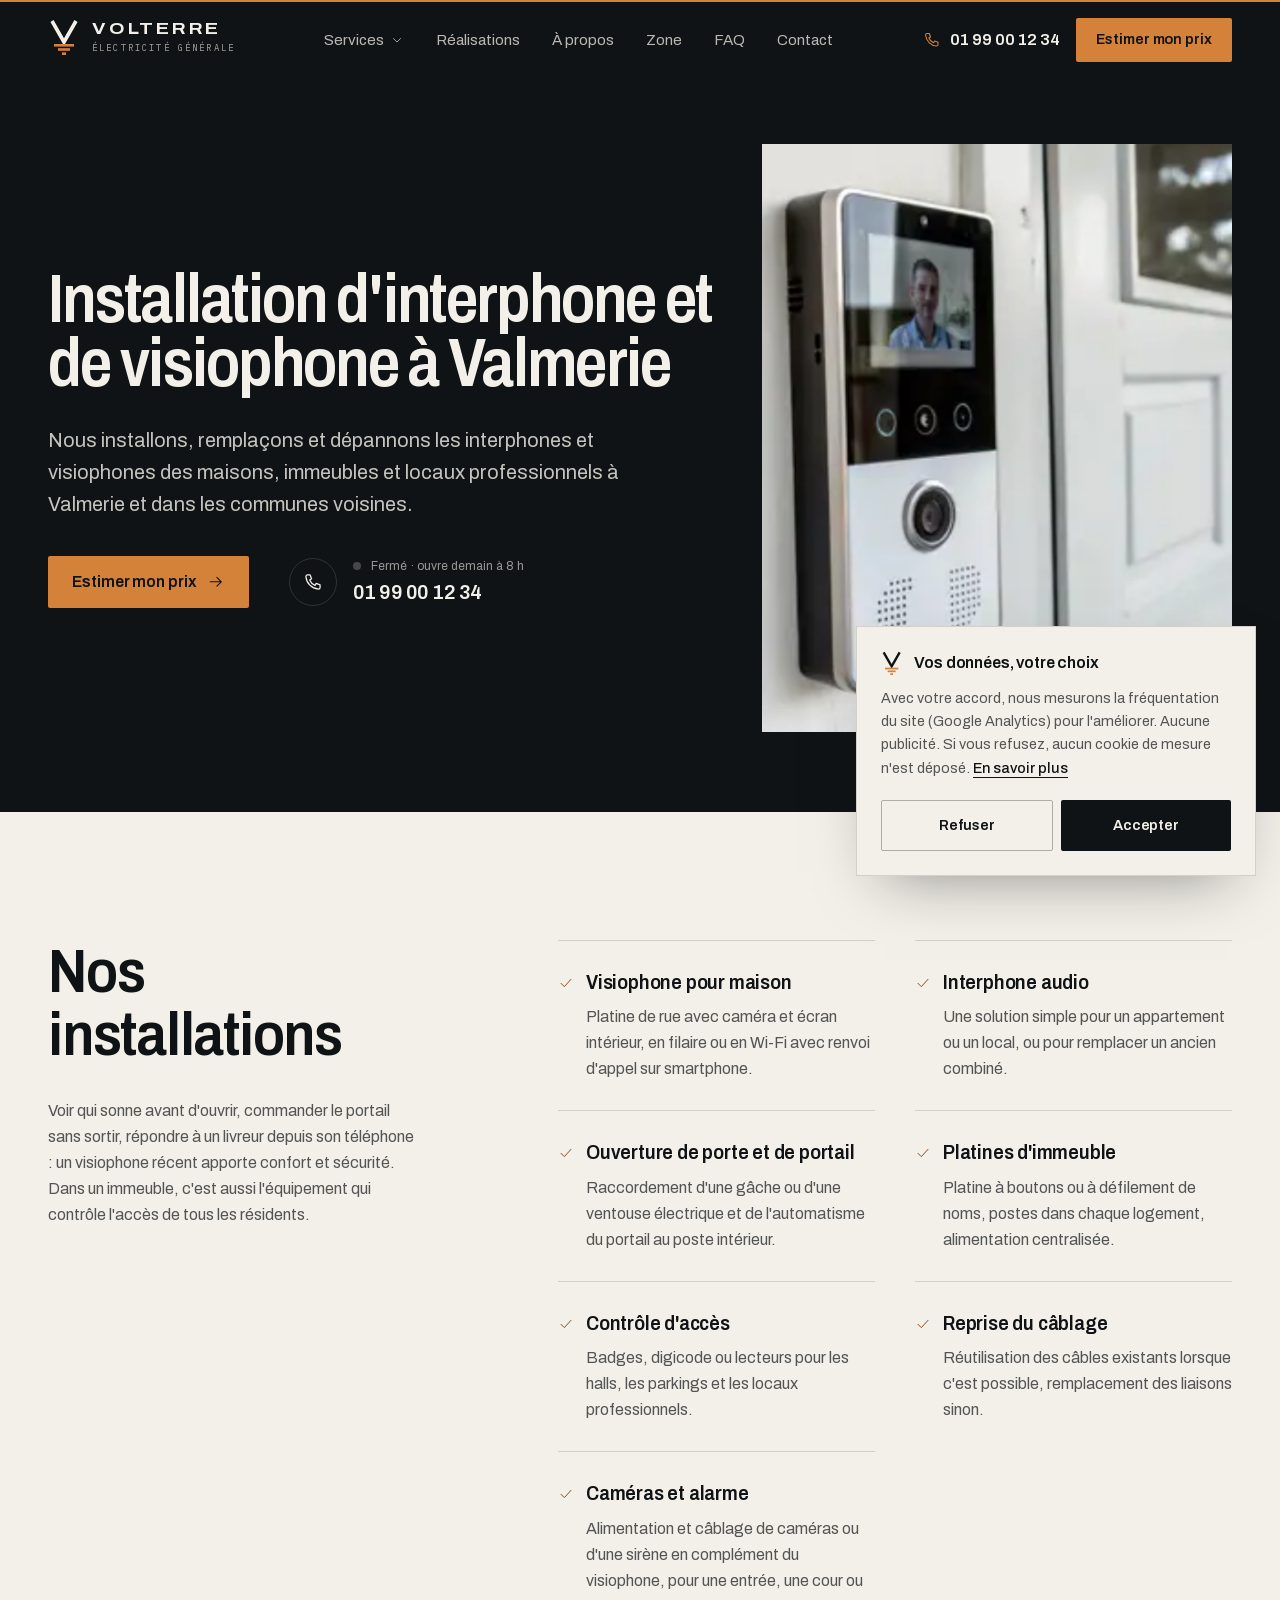
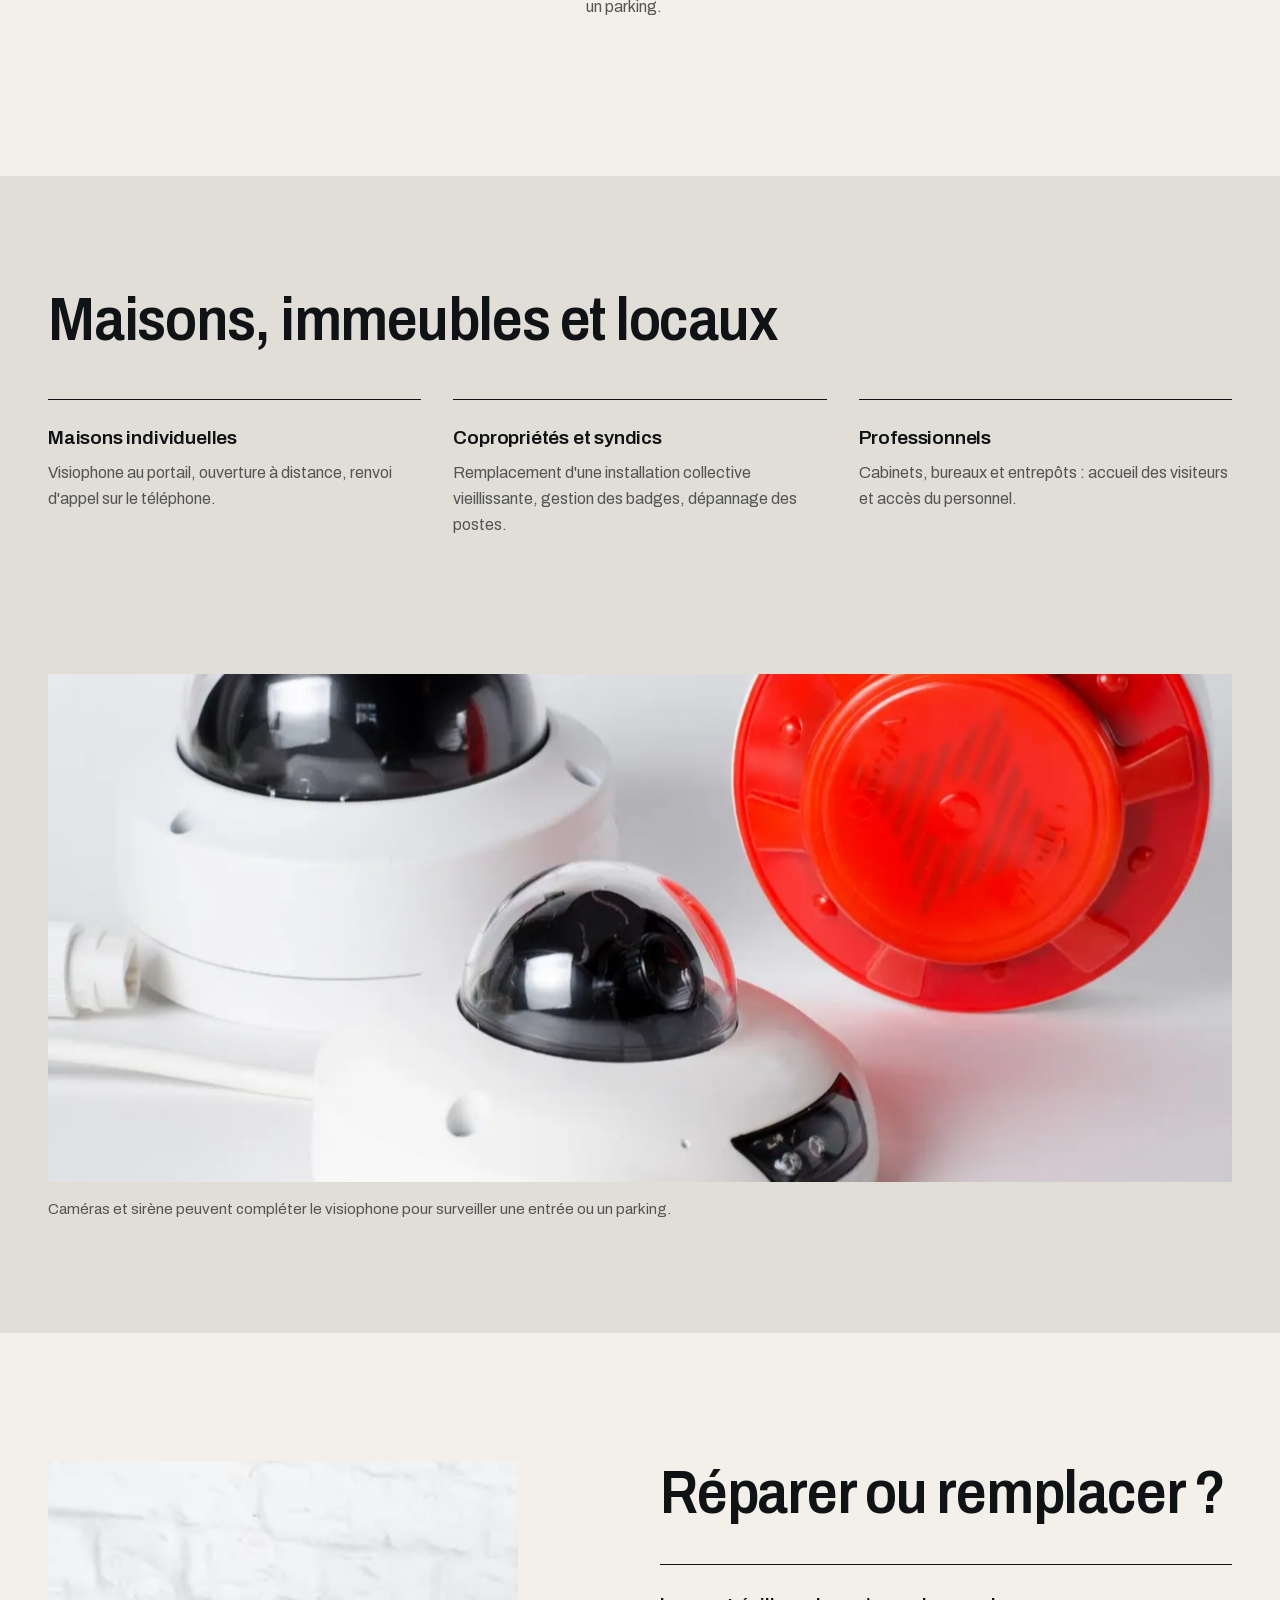
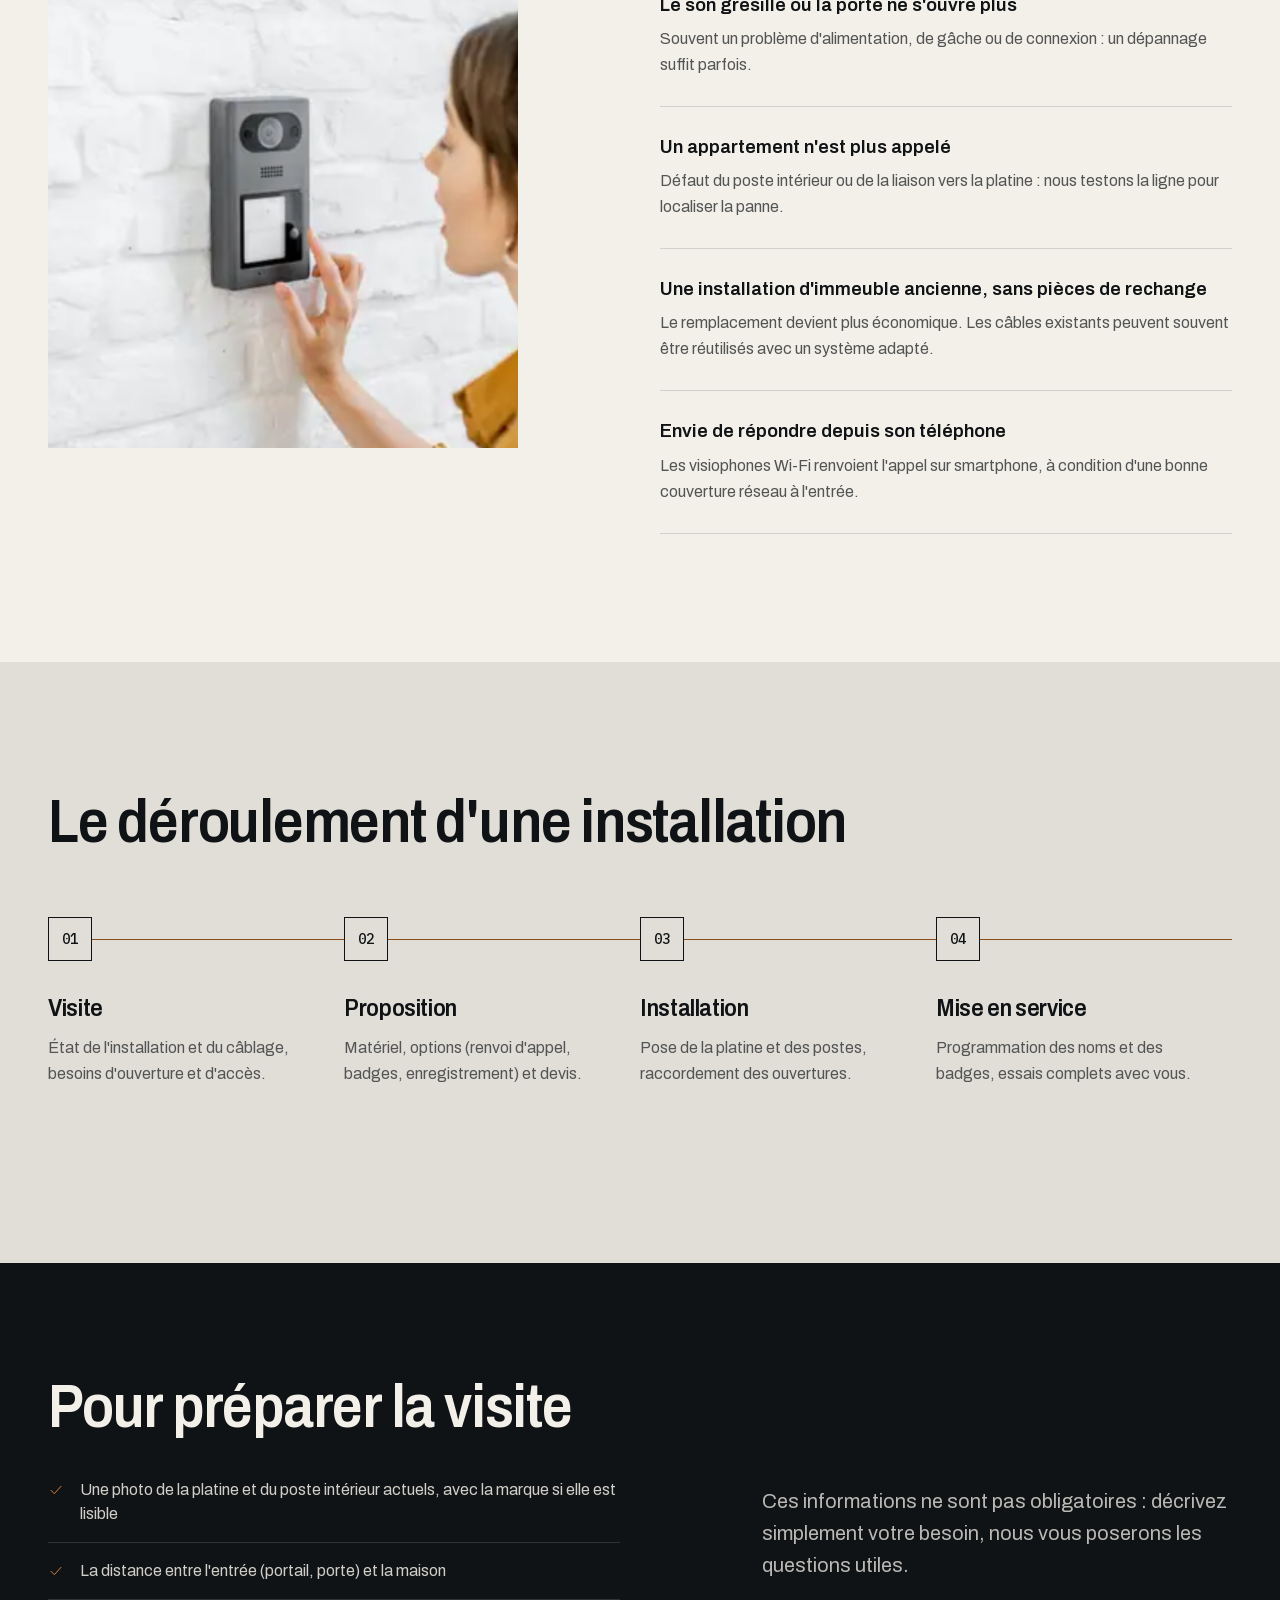
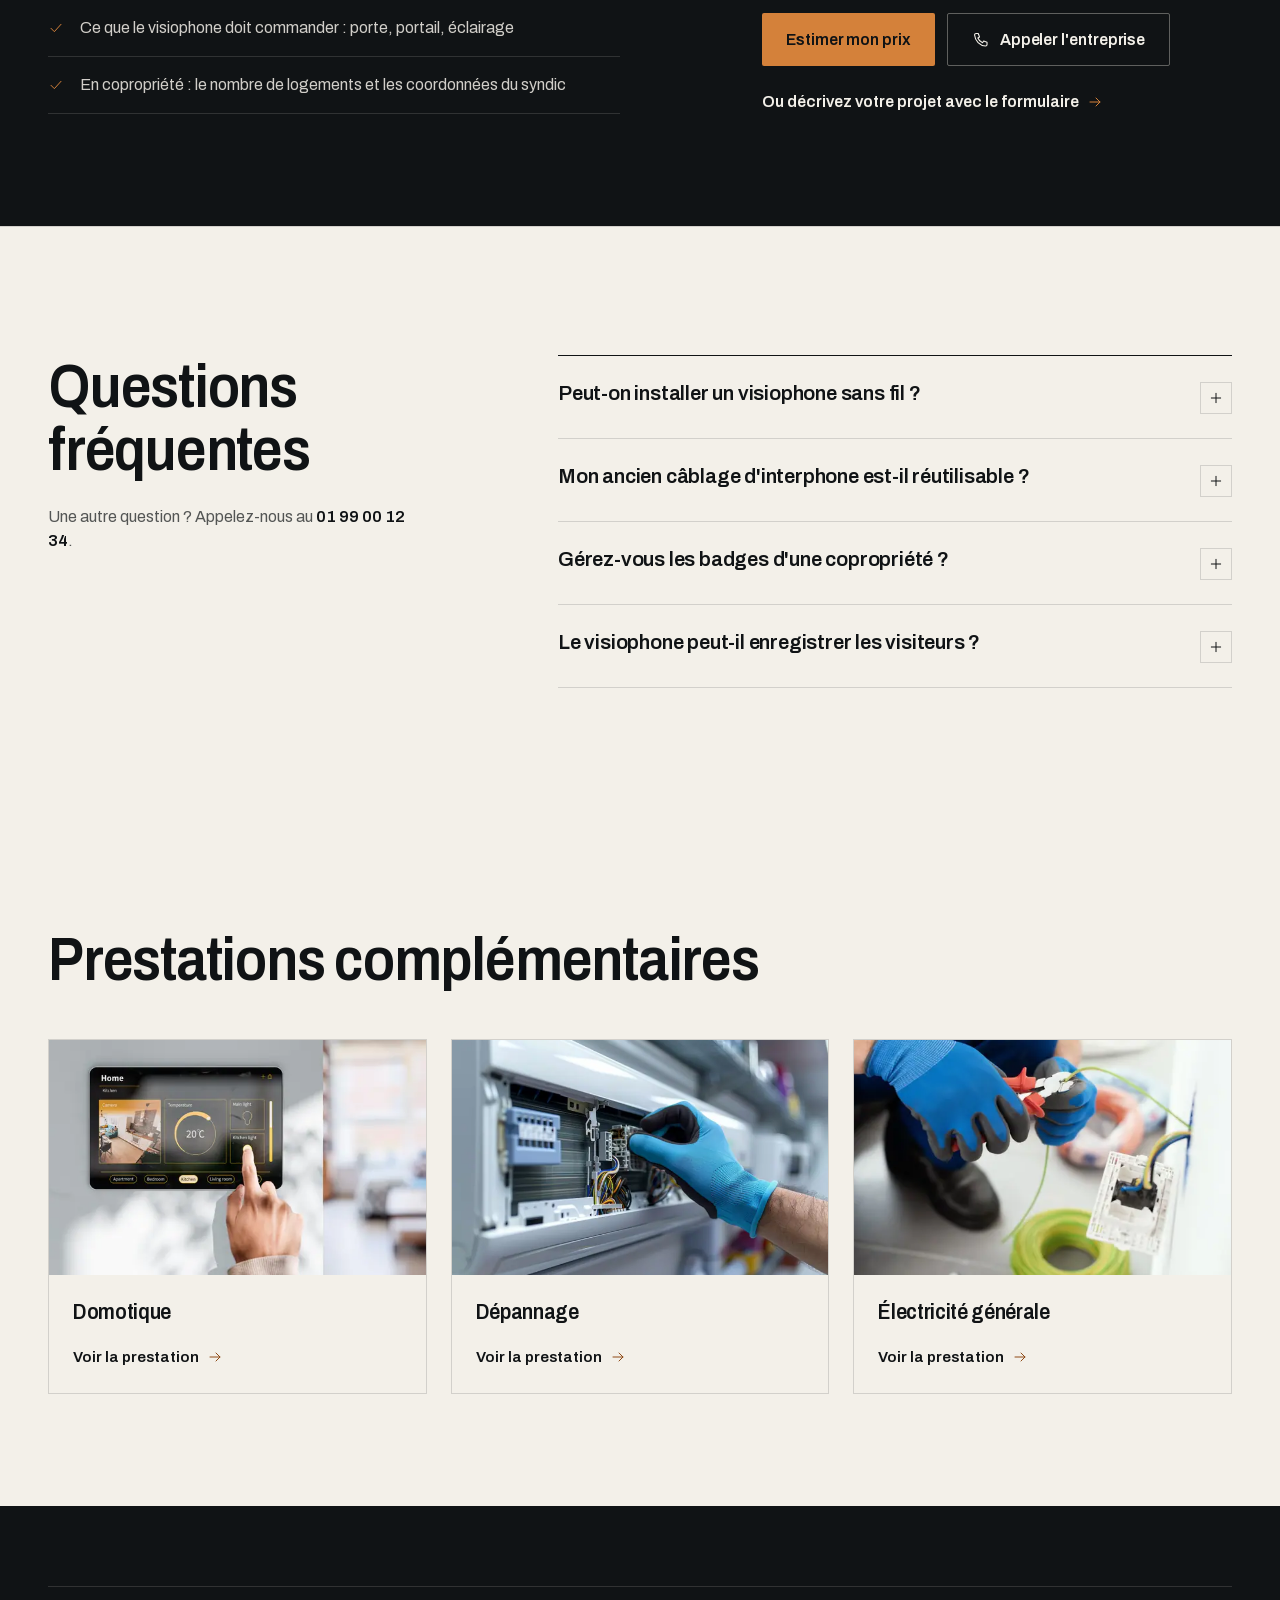
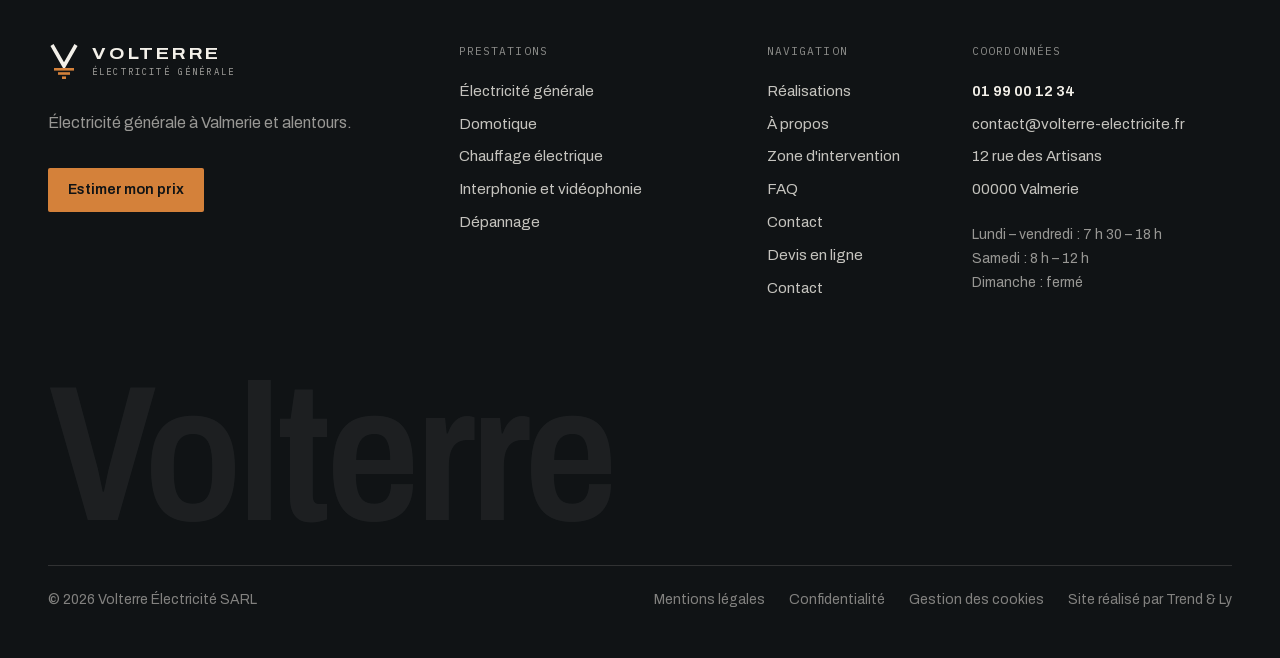
<file: interphone-visiophone/index.html>
<!DOCTYPE html><!--1lftozwEG4_7AtTx1dsJF--><html lang="fr" class="__variable_7347c0 __variable_9f0762" style="--brand-accent:#D4813A;--brand-accent-deep:#8F4B17;--brand-ink:#101315;--brand-paper:#F3F0E9"><head><meta charSet="utf-8"/><meta name="viewport" content="width=device-width, initial-scale=1"/><link rel="preload" as="image" imageSrcSet="/images/visiophone-640.webp 640w, /images/visiophone-1024.webp 1024w, /images/visiophone-1600.webp 1600w, /images/visiophone-1920.webp 1920w" imageSizes="(min-width: 1024px) 40vw, 100vw" fetchPriority="high"/><link rel="stylesheet" href="/_next/static/css/a62c4e4777452416.css" data-precedence="next"/><link rel="preload" as="script" fetchPriority="low" href="/_next/static/chunks/webpack-9596d72507db0739.js"/><script src="/_next/static/chunks/4bd1b696-c023c6e3521b1417.js" async=""></script><script src="/_next/static/chunks/255-ae2f3343083aecc8.js" async=""></script><script src="/_next/static/chunks/main-app-78098fa7c3457bb3.js" async=""></script><script src="/_next/static/chunks/473-02d741b9078aa8bb.js" async=""></script><script src="/_next/static/chunks/app/layout-889916f5eceafc29.js" async=""></script><script src="/_next/static/chunks/672-979b9b837da42988.js" async=""></script><script src="/_next/static/chunks/app/%5Bservice%5D/page-3720c5d10cf37d47.js" async=""></script><meta name="theme-color" content="#101315"/><title>Interphonie et vidéophonie à Valmerie | Volterre</title><meta name="description" content="Installation d&#x27;interphone, de visiophone et de contrôle d&#x27;accès à Valmerie pour maisons, immeubles, copropriétés et locaux professionnels."/><meta name="application-name" content="Volterre Électricité"/><meta name="robots" content="noindex, nofollow"/><link rel="canonical" href="https://28zaaky.github.io/interphone-visiophone/"/><meta name="format-detection" content="telephone=no"/><meta property="og:title" content="Interphonie et vidéophonie à Valmerie | Volterre"/><meta property="og:description" content="Installation d&#x27;interphone, de visiophone et de contrôle d&#x27;accès à Valmerie pour maisons, immeubles, copropriétés et locaux professionnels."/><meta property="og:url" content="https://28zaaky.github.io/interphone-visiophone/"/><meta property="og:site_name" content="Volterre Électricité"/><meta property="og:locale" content="fr_FR"/><meta property="og:image" content="https://28zaaky.github.io/og/visiophone.jpg"/><meta property="og:image:width" content="1200"/><meta property="og:image:height" content="630"/><meta property="og:image:alt" content="Visiophone avec écran installé à côté d&#x27;une porte d&#x27;entrée"/><meta property="og:type" content="website"/><meta name="twitter:card" content="summary_large_image"/><meta name="twitter:title" content="Interphonie et vidéophonie à Valmerie | Volterre"/><meta name="twitter:description" content="Installation d&#x27;interphone, de visiophone et de contrôle d&#x27;accès à Valmerie pour maisons, immeubles, copropriétés et locaux professionnels."/><meta name="twitter:image" content="https://28zaaky.github.io/og/visiophone.jpg"/><link rel="icon" href="/icon.svg?e00b1b71662947fe" type="image/svg+xml" sizes="any"/><script>document.documentElement.classList.add('js')</script><script src="/_next/static/chunks/polyfills-42372ed130431b0a.js" noModule=""></script></head><body><div hidden=""><!--$--><!--/$--></div><div class="scroll-progress" aria-hidden="true"></div><a href="#contenu" class="sr-only focus:not-sr-only focus:fixed focus:left-4 focus:top-4 focus:z-50 focus:bg-paper focus:px-4 focus:py-3 focus:text-ink">Aller au contenu</a><header class="site-header fixed inset-x-0 top-0 z-40 transition-[transform,background-color,border-color,color] duration-500 ease-[var(--ease-out-expo)] translate-y-0 border-b border-transparent text-paper"><div class="container-x flex h-[4.5rem] items-center justify-between gap-6 lg:h-20"><a href="/" class="shrink-0" aria-label="Volterre Électricité — accueil"><span class="inline-flex items-center gap-3 text-paper "><svg viewBox="0 0 32 36" class="h-9 w-auto shrink-0" aria-hidden="true" focusable="false"><path d="M4 2 16 23 28 2" fill="none" stroke="currentColor" stroke-width="3.6" stroke-linejoin="miter" stroke-miterlimit="10"></path><rect x="6" y="25" width="20" height="2.6" class="fill-accent"></rect><rect x="10" y="29.2" width="12" height="2.6" class="fill-accent"></rect><rect x="14" y="33.4" width="4" height="2.6" class="fill-accent"></rect></svg><span class="flex flex-col leading-none"><span class="text-[1.08rem] font-bold uppercase tracking-[0.16em] [font-stretch:112%]">Volterre</span><span class="mono mt-[0.4rem] text-[0.56rem] uppercase tracking-[0.24em] opacity-65">Électricité générale</span></span></span></a><nav aria-label="Navigation principale" class="hidden lg:block"><ul class="flex items-center gap-6 text-[0.95rem] xl:gap-8"><li class="relative"><button type="button" aria-expanded="false" aria-controls="services-menu" class="inline-flex items-center gap-1.5 link-rule py-1 transition-opacity opacity-75 hover:opacity-100">Services<svg viewBox="0 0 24 24" fill="none" stroke="currentColor" stroke-width="1.5" stroke-linecap="round" stroke-linejoin="round" class="size-3.5 transition-transform duration-300 rotate-90" aria-hidden="true" focusable="false"><path d="m9.5 6 6 6-6 6"></path></svg></button></li><li><a href="/#realisations" class="link-rule py-1 transition-opacity opacity-75 hover:opacity-100">Réalisations</a></li><li><a href="/a-propos/" class="link-rule py-1 transition-opacity opacity-75 hover:opacity-100">À propos</a></li><li><a href="/#zone" class="link-rule py-1 transition-opacity opacity-75 hover:opacity-100">Zone</a></li><li><a href="/#faq" class="link-rule py-1 transition-opacity opacity-75 hover:opacity-100">FAQ</a></li><li><a href="/contact/" class="link-rule py-1 transition-opacity opacity-75 hover:opacity-100">Contact</a></li></ul></nav><div class="flex items-center gap-2 sm:gap-4"><a href="tel:+33199001234" class="hidden items-center gap-2.5 font-semibold tabular-nums md:inline-flex lg:hidden xl:inline-flex" aria-label="Appeler le 01 99 00 12 34"><svg viewBox="0 0 24 24" fill="none" stroke="currentColor" stroke-width="1.5" stroke-linecap="round" stroke-linejoin="round" class="size-[1.1rem] text-accent" aria-hidden="true" focusable="false"><path d="M5.5 3.5h3l1.8 4.6-2.3 1.5a11.5 11.5 0 0 0 6.4 6.4l1.5-2.3 4.6 1.8v3a2 2 0 0 1-2 2A16.5 16.5 0 0 1 3.5 5.5a2 2 0 0 1 2-2Z"></path></svg>01 99 00 12 34</a><a href="/devis-en-ligne/" class="btn btn-accent hidden min-h-11 px-5 py-2.5 text-[0.9rem] sm:inline-flex">Estimer mon prix</a><button type="button" aria-expanded="false" aria-controls="mobile-menu" class="-mr-2 grid size-11 place-items-center lg:hidden"><span class="sr-only">Ouvrir le menu</span><svg viewBox="0 0 24 24" fill="none" stroke="currentColor" stroke-width="1.5" stroke-linecap="round" stroke-linejoin="round" class="size-6" aria-hidden="true" focusable="false"><path d="M4 9h16M4 15h16"></path></svg></button></div></div><div id="services-menu" inert="" class="mega absolute inset-x-0 top-full hidden text-ink lg:grid "><div class="overflow-hidden"><div class="mega-inner border-b border-line bg-paper shadow-[0_30px_50px_-36px_rgb(16_19_21/0.4)]"><div class="container-x grid grid-cols-12 gap-10 py-8"><ol class="col-span-7 border-t border-line xl:col-span-6"><li class="mega-item" style="--i:0"><a href="/electricite-generale/" class="group relative flex items-center gap-5 border-b border-line py-3.5 pl-1 pr-2 transition-[padding,background-color] duration-500 ease-[var(--ease-out-expo)] hover:bg-paper-2 hover:pl-4 focus-visible:bg-paper-2 focus-visible:pl-4 aria-[current=page]:pl-4"><span aria-hidden="true" class="absolute inset-y-0 left-0 w-[2px] origin-top bg-accent-deep transition-transform duration-500 ease-[var(--ease-out-expo)] group-hover:scale-y-100 group-focus-visible:scale-y-100 scale-y-0"></span><span class="mono w-6 shrink-0 text-xs text-accent-deep">01</span><span class="flex-1 text-[1.1rem] font-semibold tracking-[-0.01em]">Électricité générale</span><svg viewBox="0 0 24 24" fill="none" stroke="currentColor" stroke-width="1.5" stroke-linecap="round" stroke-linejoin="round" class="size-4 shrink-0 -translate-x-2 text-accent-deep opacity-0 transition-[opacity,transform] duration-500 ease-[var(--ease-out-expo)] group-hover:translate-x-0 group-hover:opacity-100 group-focus-visible:translate-x-0 group-focus-visible:opacity-100" aria-hidden="true" focusable="false"><path d="M4.5 12h15M13.5 6l6 6-6 6"></path></svg></a></li><li class="mega-item" style="--i:1"><a href="/domotique/" class="group relative flex items-center gap-5 border-b border-line py-3.5 pl-1 pr-2 transition-[padding,background-color] duration-500 ease-[var(--ease-out-expo)] hover:bg-paper-2 hover:pl-4 focus-visible:bg-paper-2 focus-visible:pl-4 aria-[current=page]:pl-4"><span aria-hidden="true" class="absolute inset-y-0 left-0 w-[2px] origin-top bg-accent-deep transition-transform duration-500 ease-[var(--ease-out-expo)] group-hover:scale-y-100 group-focus-visible:scale-y-100 scale-y-0"></span><span class="mono w-6 shrink-0 text-xs text-accent-deep">02</span><span class="flex-1 text-[1.1rem] font-semibold tracking-[-0.01em]">Domotique</span><svg viewBox="0 0 24 24" fill="none" stroke="currentColor" stroke-width="1.5" stroke-linecap="round" stroke-linejoin="round" class="size-4 shrink-0 -translate-x-2 text-accent-deep opacity-0 transition-[opacity,transform] duration-500 ease-[var(--ease-out-expo)] group-hover:translate-x-0 group-hover:opacity-100 group-focus-visible:translate-x-0 group-focus-visible:opacity-100" aria-hidden="true" focusable="false"><path d="M4.5 12h15M13.5 6l6 6-6 6"></path></svg></a></li><li class="mega-item" style="--i:2"><a href="/chauffage-electrique/" class="group relative flex items-center gap-5 border-b border-line py-3.5 pl-1 pr-2 transition-[padding,background-color] duration-500 ease-[var(--ease-out-expo)] hover:bg-paper-2 hover:pl-4 focus-visible:bg-paper-2 focus-visible:pl-4 aria-[current=page]:pl-4"><span aria-hidden="true" class="absolute inset-y-0 left-0 w-[2px] origin-top bg-accent-deep transition-transform duration-500 ease-[var(--ease-out-expo)] group-hover:scale-y-100 group-focus-visible:scale-y-100 scale-y-0"></span><span class="mono w-6 shrink-0 text-xs text-accent-deep">03</span><span class="flex-1 text-[1.1rem] font-semibold tracking-[-0.01em]">Chauffage électrique</span><svg viewBox="0 0 24 24" fill="none" stroke="currentColor" stroke-width="1.5" stroke-linecap="round" stroke-linejoin="round" class="size-4 shrink-0 -translate-x-2 text-accent-deep opacity-0 transition-[opacity,transform] duration-500 ease-[var(--ease-out-expo)] group-hover:translate-x-0 group-hover:opacity-100 group-focus-visible:translate-x-0 group-focus-visible:opacity-100" aria-hidden="true" focusable="false"><path d="M4.5 12h15M13.5 6l6 6-6 6"></path></svg></a></li><li class="mega-item" style="--i:3"><a href="/interphone-visiophone/" class="group relative flex items-center gap-5 border-b border-line py-3.5 pl-1 pr-2 transition-[padding,background-color] duration-500 ease-[var(--ease-out-expo)] hover:bg-paper-2 hover:pl-4 focus-visible:bg-paper-2 focus-visible:pl-4 aria-[current=page]:pl-4"><span aria-hidden="true" class="absolute inset-y-0 left-0 w-[2px] origin-top bg-accent-deep transition-transform duration-500 ease-[var(--ease-out-expo)] group-hover:scale-y-100 group-focus-visible:scale-y-100 scale-y-0"></span><span class="mono w-6 shrink-0 text-xs text-accent-deep">04</span><span class="flex-1 text-[1.1rem] font-semibold tracking-[-0.01em]">Interphonie et vidéophonie</span><svg viewBox="0 0 24 24" fill="none" stroke="currentColor" stroke-width="1.5" stroke-linecap="round" stroke-linejoin="round" class="size-4 shrink-0 -translate-x-2 text-accent-deep opacity-0 transition-[opacity,transform] duration-500 ease-[var(--ease-out-expo)] group-hover:translate-x-0 group-hover:opacity-100 group-focus-visible:translate-x-0 group-focus-visible:opacity-100" aria-hidden="true" focusable="false"><path d="M4.5 12h15M13.5 6l6 6-6 6"></path></svg></a></li><li class="mega-item" style="--i:4"><a href="/depannage-electrique/" class="group relative flex items-center gap-5 border-b border-line py-3.5 pl-1 pr-2 transition-[padding,background-color] duration-500 ease-[var(--ease-out-expo)] hover:bg-paper-2 hover:pl-4 focus-visible:bg-paper-2 focus-visible:pl-4 aria-[current=page]:pl-4"><span aria-hidden="true" class="absolute inset-y-0 left-0 w-[2px] origin-top bg-accent-deep transition-transform duration-500 ease-[var(--ease-out-expo)] group-hover:scale-y-100 group-focus-visible:scale-y-100 scale-y-0"></span><span class="mono w-6 shrink-0 text-xs text-accent-deep">05</span><span class="flex-1 text-[1.1rem] font-semibold tracking-[-0.01em]">Dépannage</span><svg viewBox="0 0 24 24" fill="none" stroke="currentColor" stroke-width="1.5" stroke-linecap="round" stroke-linejoin="round" class="size-4 shrink-0 -translate-x-2 text-accent-deep opacity-0 transition-[opacity,transform] duration-500 ease-[var(--ease-out-expo)] group-hover:translate-x-0 group-hover:opacity-100 group-focus-visible:translate-x-0 group-focus-visible:opacity-100" aria-hidden="true" focusable="false"><path d="M4.5 12h15M13.5 6l6 6-6 6"></path></svg></a></li></ol><div class="col-span-4 col-start-9 flex flex-col justify-end gap-3 pb-1 text-sm"><a href="/#prestations" class="link-rule self-start text-muted hover:text-ink">Toutes les prestations</a><a href="/devis-en-ligne/" class="inline-flex items-center gap-2 self-start font-semibold"><span class="link-rule">Estimer le prix de mes travaux</span><svg viewBox="0 0 24 24" fill="none" stroke="currentColor" stroke-width="1.5" stroke-linecap="round" stroke-linejoin="round" class="size-4 text-accent-deep" aria-hidden="true" focusable="false"><path d="M4.5 12h15M13.5 6l6 6-6 6"></path></svg></a></div></div></div></div></div></header><div id="mobile-menu" class="fixed inset-0 z-30 flex flex-col overflow-y-auto bg-ink text-paper transition-[opacity,visibility] duration-500 ease-[var(--ease-out-expo)] lg:hidden invisible opacity-0" aria-hidden="true" inert=""><nav aria-label="Navigation mobile" class="container-x flex-1 pb-6 pt-28"><ul><li class="border-b border-line-dark"><button type="button" aria-expanded="false" aria-controls="mobile-services" class="flex w-full items-center justify-between py-4 text-left"><span class="display text-[2rem]">Services</span><svg viewBox="0 0 24 24" fill="none" stroke="currentColor" stroke-width="1.5" stroke-linecap="round" stroke-linejoin="round" class="size-6 transition-transform duration-300 " aria-hidden="true" focusable="false"><path d="M12 5v14M5 12h14"></path></svg></button><ul id="mobile-services" hidden="" class="pb-4"><li><a href="/electricite-generale/" class="flex items-baseline gap-4 py-2.5 text-[1.05rem] text-paper/85"><span class="mono w-5 text-xs text-accent">01</span>Électricité générale</a></li><li><a href="/domotique/" class="flex items-baseline gap-4 py-2.5 text-[1.05rem] text-paper/85"><span class="mono w-5 text-xs text-accent">02</span>Domotique</a></li><li><a href="/chauffage-electrique/" class="flex items-baseline gap-4 py-2.5 text-[1.05rem] text-paper/85"><span class="mono w-5 text-xs text-accent">03</span>Chauffage électrique</a></li><li><a href="/interphone-visiophone/" class="flex items-baseline gap-4 py-2.5 text-[1.05rem] text-paper/85"><span class="mono w-5 text-xs text-accent">04</span>Interphonie et vidéophonie</a></li><li><a href="/depannage-electrique/" class="flex items-baseline gap-4 py-2.5 text-[1.05rem] text-paper/85"><span class="mono w-5 text-xs text-accent">05</span>Dépannage</a></li></ul></li><li class="border-b border-line-dark"><a href="/#realisations" class="block py-4"><span class="display text-[2rem]">Réalisations</span></a></li><li class="border-b border-line-dark"><a href="/a-propos/" class="block py-4"><span class="display text-[2rem]">À propos</span></a></li><li class="border-b border-line-dark"><a href="/#zone" class="block py-4"><span class="display text-[2rem]">Zone d&#x27;intervention</span></a></li><li class="border-b border-line-dark"><a href="/#faq" class="block py-4"><span class="display text-[2rem]">FAQ</span></a></li><li class="border-b border-line-dark"><a href="/contact/" class="block py-4"><span class="display text-[2rem]">Contact</span></a></li></ul></nav><div class="container-x space-y-3 pb-10 pt-2"><a href="tel:+33199001234" class="btn btn-accent w-full text-base"><svg viewBox="0 0 24 24" fill="none" stroke="currentColor" stroke-width="1.5" stroke-linecap="round" stroke-linejoin="round" class="size-5" aria-hidden="true" focusable="false"><path d="M5.5 3.5h3l1.8 4.6-2.3 1.5a11.5 11.5 0 0 0 6.4 6.4l1.5-2.3 4.6 1.8v3a2 2 0 0 1-2 2A16.5 16.5 0 0 1 3.5 5.5a2 2 0 0 1 2-2Z"></path></svg> Appeler le <!-- -->01 99 00 12 34</a><a href="/devis-en-ligne/" class="btn btn-ghost-light w-full">Estimer mon prix</a></div></div><main id="contenu"><section class="relative overflow-hidden bg-ink pb-12 pt-24 text-paper md:pb-20 lg:pt-36" aria-labelledby="page-title"><div class="container-x grid items-center gap-9 lg:grid-cols-12 lg:gap-10"><div class="lg:col-span-7"><h1 id="page-title" class="hero-rise display text-[clamp(2.1rem,1.5rem+3.4vw,4.6rem)] [text-wrap:balance]" style="--d:120">Installation d&#x27;interphone et de visiophone à Valmerie</h1><p class="hero-rise lead mt-5 max-w-[38rem] text-paper/80 lg:mt-7" style="--d:320">Nous installons, remplaçons et dépannons les interphones et visiophones des maisons, immeubles et locaux professionnels à Valmerie et dans les communes voisines.</p><div class="hero-rise mt-9 flex flex-col gap-7 sm:flex-row sm:items-center sm:gap-10" style="--d:420"><a href="/devis-en-ligne/?service=interphone-visiophone" class="btn btn-accent self-start">Estimer mon prix<svg viewBox="0 0 24 24" fill="none" stroke="currentColor" stroke-width="1.5" stroke-linecap="round" stroke-linejoin="round" class="btn-arrow size-[1.1rem]" aria-hidden="true" focusable="false"><path d="M4.5 12h15M13.5 6l6 6-6 6"></path></svg></a><a href="tel:+33199001234" class="group flex items-center gap-4"><span class="grid size-12 shrink-0 place-items-center rounded-full border border-line-dark transition-colors group-hover:border-accent group-hover:text-accent"><svg viewBox="0 0 24 24" fill="none" stroke="currentColor" stroke-width="1.5" stroke-linecap="round" stroke-linejoin="round" class="size-5" aria-hidden="true" focusable="false"><path d="M5.5 3.5h3l1.8 4.6-2.3 1.5a11.5 11.5 0 0 0 6.4 6.4l1.5-2.3 4.6 1.8v3a2 2 0 0 1-2 2A16.5 16.5 0 0 1 3.5 5.5a2 2 0 0 1 2-2Z"></path></svg></span><span class="flex flex-col"><span class="inline-flex items-center gap-2.5 text-xs text-paper/60" aria-live="polite"><span aria-hidden="true" class="size-2 rounded-full bg-current opacity-40"></span><span aria-hidden="true" class="min-h-[1lh] transition-opacity duration-500 opacity-0">Ouvert</span></span><span class="mt-1 text-xl font-semibold tabular-nums tracking-tight group-hover:text-accent">01 99 00 12 34</span></span></a></div></div><div class="hero-rise lg:col-span-5" style="--d:300"><div class="aspect-[16/10] overflow-hidden sm:aspect-[4/3] lg:aspect-[4/5]"><div class="parallax h-full w-full"><img src="/images/visiophone-1920.webp" srcSet="/images/visiophone-640.webp 640w, /images/visiophone-1024.webp 1024w, /images/visiophone-1600.webp 1600w, /images/visiophone-1920.webp 1920w" sizes="(min-width: 1024px) 40vw, 100vw" width="1920" height="1080" alt="Visiophone avec écran installé à côté d&#x27;une porte d&#x27;entrée" loading="eager" fetchPriority="high" decoding="async" class="hero-photo h-full w-full object-cover" style="background-color:#d8d8d8"/></div></div></div></div></section><section class="bg-paper py-24 md:py-32" aria-labelledby="offer-title"><div class="container-x grid gap-14 lg:grid-cols-12 lg:gap-10"><div class="lg:col-span-4"><h2 id="offer-title" class="h-section" data-reveal="true">Nos installations</h2><div class="mt-8 space-y-5 leading-relaxed text-muted" data-reveal="true" style="--reveal-delay:80"><p>Voir qui sonne avant d&#x27;ouvrir, commander le portail sans sortir, répondre à un livreur depuis son téléphone : un visiophone récent apporte confort et sécurité. Dans un immeuble, c&#x27;est aussi l&#x27;équipement qui contrôle l&#x27;accès de tous les résidents.</p></div></div><ul class="grid gap-x-10 sm:grid-cols-2 lg:col-span-7 lg:col-start-6"><li class="border-t border-line py-7" data-reveal="true" style="--reveal-delay:0"><h3 class="flex items-baseline gap-3 text-[1.25rem] font-semibold leading-snug tracking-[-0.01em] [font-stretch:90%]"><svg viewBox="0 0 24 24" fill="none" stroke="currentColor" stroke-width="1.5" stroke-linecap="round" stroke-linejoin="round" class="size-4 shrink-0 translate-y-0.5 text-accent-deep" aria-hidden="true" focusable="false"><path d="M4.5 12.5 9.5 17.5 19.5 6.5"></path></svg>Visiophone pour maison</h3><p class="mt-2 pl-7 leading-relaxed text-muted">Platine de rue avec caméra et écran intérieur, en filaire ou en Wi-Fi avec renvoi d&#x27;appel sur smartphone.</p></li><li class="border-t border-line py-7" data-reveal="true" style="--reveal-delay:90"><h3 class="flex items-baseline gap-3 text-[1.25rem] font-semibold leading-snug tracking-[-0.01em] [font-stretch:90%]"><svg viewBox="0 0 24 24" fill="none" stroke="currentColor" stroke-width="1.5" stroke-linecap="round" stroke-linejoin="round" class="size-4 shrink-0 translate-y-0.5 text-accent-deep" aria-hidden="true" focusable="false"><path d="M4.5 12.5 9.5 17.5 19.5 6.5"></path></svg>Interphone audio</h3><p class="mt-2 pl-7 leading-relaxed text-muted">Une solution simple pour un appartement ou un local, ou pour remplacer un ancien combiné.</p></li><li class="border-t border-line py-7" data-reveal="true" style="--reveal-delay:0"><h3 class="flex items-baseline gap-3 text-[1.25rem] font-semibold leading-snug tracking-[-0.01em] [font-stretch:90%]"><svg viewBox="0 0 24 24" fill="none" stroke="currentColor" stroke-width="1.5" stroke-linecap="round" stroke-linejoin="round" class="size-4 shrink-0 translate-y-0.5 text-accent-deep" aria-hidden="true" focusable="false"><path d="M4.5 12.5 9.5 17.5 19.5 6.5"></path></svg>Ouverture de porte et de portail</h3><p class="mt-2 pl-7 leading-relaxed text-muted">Raccordement d&#x27;une gâche ou d&#x27;une ventouse électrique et de l&#x27;automatisme du portail au poste intérieur.</p></li><li class="border-t border-line py-7" data-reveal="true" style="--reveal-delay:90"><h3 class="flex items-baseline gap-3 text-[1.25rem] font-semibold leading-snug tracking-[-0.01em] [font-stretch:90%]"><svg viewBox="0 0 24 24" fill="none" stroke="currentColor" stroke-width="1.5" stroke-linecap="round" stroke-linejoin="round" class="size-4 shrink-0 translate-y-0.5 text-accent-deep" aria-hidden="true" focusable="false"><path d="M4.5 12.5 9.5 17.5 19.5 6.5"></path></svg>Platines d&#x27;immeuble</h3><p class="mt-2 pl-7 leading-relaxed text-muted">Platine à boutons ou à défilement de noms, postes dans chaque logement, alimentation centralisée.</p></li><li class="border-t border-line py-7" data-reveal="true" style="--reveal-delay:0"><h3 class="flex items-baseline gap-3 text-[1.25rem] font-semibold leading-snug tracking-[-0.01em] [font-stretch:90%]"><svg viewBox="0 0 24 24" fill="none" stroke="currentColor" stroke-width="1.5" stroke-linecap="round" stroke-linejoin="round" class="size-4 shrink-0 translate-y-0.5 text-accent-deep" aria-hidden="true" focusable="false"><path d="M4.5 12.5 9.5 17.5 19.5 6.5"></path></svg>Contrôle d&#x27;accès</h3><p class="mt-2 pl-7 leading-relaxed text-muted">Badges, digicode ou lecteurs pour les halls, les parkings et les locaux professionnels.</p></li><li class="border-t border-line py-7" data-reveal="true" style="--reveal-delay:90"><h3 class="flex items-baseline gap-3 text-[1.25rem] font-semibold leading-snug tracking-[-0.01em] [font-stretch:90%]"><svg viewBox="0 0 24 24" fill="none" stroke="currentColor" stroke-width="1.5" stroke-linecap="round" stroke-linejoin="round" class="size-4 shrink-0 translate-y-0.5 text-accent-deep" aria-hidden="true" focusable="false"><path d="M4.5 12.5 9.5 17.5 19.5 6.5"></path></svg>Reprise du câblage</h3><p class="mt-2 pl-7 leading-relaxed text-muted">Réutilisation des câbles existants lorsque c&#x27;est possible, remplacement des liaisons sinon.</p></li><li class="border-t border-line py-7" data-reveal="true" style="--reveal-delay:0"><h3 class="flex items-baseline gap-3 text-[1.25rem] font-semibold leading-snug tracking-[-0.01em] [font-stretch:90%]"><svg viewBox="0 0 24 24" fill="none" stroke="currentColor" stroke-width="1.5" stroke-linecap="round" stroke-linejoin="round" class="size-4 shrink-0 translate-y-0.5 text-accent-deep" aria-hidden="true" focusable="false"><path d="M4.5 12.5 9.5 17.5 19.5 6.5"></path></svg>Caméras et alarme</h3><p class="mt-2 pl-7 leading-relaxed text-muted">Alimentation et câblage de caméras ou d&#x27;une sirène en complément du visiophone, pour une entrée, une cour ou un parking.</p></li></ul></div></section><section class="bg-paper-2 py-24 md:py-28" aria-labelledby="audiences-title"><div class="container-x"><h2 id="audiences-title" class="h-section max-w-3xl" data-reveal="true">Maisons, immeubles et locaux</h2><ul class="mt-12 grid gap-x-8 gap-y-2 sm:grid-cols-2 lg:grid-cols-3"><li class="border-t border-ink py-6" data-reveal="true" style="--reveal-delay:0"><h3 class="text-[1.2rem] font-semibold tracking-[-0.01em]">Maisons individuelles</h3><p class="mt-2 leading-relaxed text-muted">Visiophone au portail, ouverture à distance, renvoi d&#x27;appel sur le téléphone.</p></li><li class="border-t border-ink py-6" data-reveal="true" style="--reveal-delay:80"><h3 class="text-[1.2rem] font-semibold tracking-[-0.01em]">Copropriétés et syndics</h3><p class="mt-2 leading-relaxed text-muted">Remplacement d&#x27;une installation collective vieillissante, gestion des badges, dépannage des postes.</p></li><li class="border-t border-ink py-6" data-reveal="true" style="--reveal-delay:160"><h3 class="text-[1.2rem] font-semibold tracking-[-0.01em]">Professionnels</h3><p class="mt-2 leading-relaxed text-muted">Cabinets, bureaux et entrepôts : accueil des visiteurs et accès du personnel.</p></li></ul></div></section><section class="bg-paper-2 pb-24 md:pb-28" aria-label="En images"><div class="container-x grid gap-6 "><figure data-reveal="true" style="--reveal-delay:0"><div class="overflow-hidden aspect-[16/9] lg:aspect-[21/9]"><div class="parallax h-full w-full"><img src="/images/securite-cameras-1920.webp" srcSet="/images/securite-cameras-640.webp 640w, /images/securite-cameras-1024.webp 1024w, /images/securite-cameras-1600.webp 1600w, /images/securite-cameras-1920.webp 1920w" sizes="100vw" width="1920" height="1272" alt="Deux caméras dôme blanches et une sirène d&#x27;alarme rouge" loading="lazy" decoding="async" class="h-full w-full object-cover" style="background-color:#e8e8e8"/></div></div><figcaption class="mt-4 max-w-2xl text-[0.95rem] text-muted">Caméras et sirène peuvent compléter le visiophone pour surveiller une entrée ou un parking.</figcaption></figure></div></section><section class="bg-paper py-24 md:py-32" aria-labelledby="problems-title"><div class="container-x grid gap-14 lg:grid-cols-12 lg:gap-10"><div class="lg:col-span-5"><div class="aspect-[4/3] overflow-hidden lg:sticky lg:top-28 lg:aspect-[4/5]" data-reveal="true"><div class="parallax h-full w-full"><img src="/images/interphone-platine-1920.webp" srcSet="/images/interphone-platine-640.webp 640w, /images/interphone-platine-1024.webp 1024w, /images/interphone-platine-1600.webp 1600w, /images/interphone-platine-1920.webp 1920w" sizes="(min-width: 1024px) 40vw, 100vw" width="1920" height="1282" alt="Femme appuyant sur le bouton d&#x27;une platine de visiophone sur un mur en briques blanches" loading="lazy" decoding="async" class="h-full w-full object-cover" style="background-color:#e8e8e8"/></div></div></div><div class="lg:col-span-6 lg:col-start-7"><h2 id="problems-title" class="h-section" data-reveal="true">Réparer ou remplacer ?</h2><dl class="mt-10 border-t border-ink"><div class="border-b border-line py-7" data-reveal="true" style="--reveal-delay:0"><dt class="text-[1.15rem] font-semibold leading-snug">Le son grésille ou la porte ne s&#x27;ouvre plus</dt><dd class="mt-2 leading-relaxed text-muted">Souvent un problème d&#x27;alimentation, de gâche ou de connexion : un dépannage suffit parfois.</dd></div><div class="border-b border-line py-7" data-reveal="true" style="--reveal-delay:70"><dt class="text-[1.15rem] font-semibold leading-snug">Un appartement n&#x27;est plus appelé</dt><dd class="mt-2 leading-relaxed text-muted">Défaut du poste intérieur ou de la liaison vers la platine : nous testons la ligne pour localiser la panne.</dd></div><div class="border-b border-line py-7" data-reveal="true" style="--reveal-delay:140"><dt class="text-[1.15rem] font-semibold leading-snug">Une installation d&#x27;immeuble ancienne, sans pièces de rechange</dt><dd class="mt-2 leading-relaxed text-muted">Le remplacement devient plus économique. Les câbles existants peuvent souvent être réutilisés avec un système adapté.</dd></div><div class="border-b border-line py-7" data-reveal="true" style="--reveal-delay:0"><dt class="text-[1.15rem] font-semibold leading-snug">Envie de répondre depuis son téléphone</dt><dd class="mt-2 leading-relaxed text-muted">Les visiophones Wi-Fi renvoient l&#x27;appel sur smartphone, à condition d&#x27;une bonne couverture réseau à l&#x27;entrée.</dd></div></dl></div></div></section><section class="bg-paper-2 py-24 md:py-32" aria-labelledby="steps-title"><div class="container-x"><h2 id="steps-title" class="h-section" data-reveal="true">Le déroulement d&#x27;une installation</h2><div class="mt-12 lg:mt-16"><ol class="relative lg:grid lg:grid-cols-4"><span aria-hidden="true" class="absolute left-0 right-0 top-[1.4rem] hidden h-px bg-accent-deep lg:block" data-draw="true"></span><li class="relative grid grid-cols-[2.75rem_1fr] gap-x-5 pb-10 last:pb-0 lg:block lg:pb-12 lg:pr-8" data-reveal="true" style="--reveal-delay:0"><span aria-hidden="true" class="absolute bottom-0 left-[1.375rem] top-11 w-px bg-line lg:hidden"></span><span class="relative z-10 grid size-11 place-items-center border border-ink font-mono text-sm font-medium lg:mb-8 bg-paper-2">01</span><div class="pt-2 lg:pt-0"><h3 class="text-[1.3rem] font-semibold leading-tight tracking-[-0.015em] [font-stretch:88%] lg:text-[1.5rem]">Visite</h3><p class="mt-2 leading-relaxed text-muted lg:mt-3">État de l&#x27;installation et du câblage, besoins d&#x27;ouverture et d&#x27;accès.</p></div></li><li class="relative grid grid-cols-[2.75rem_1fr] gap-x-5 pb-10 last:pb-0 lg:block lg:pb-12 lg:pr-8" data-reveal="true" style="--reveal-delay:140"><span aria-hidden="true" class="absolute bottom-0 left-[1.375rem] top-11 w-px bg-line lg:hidden"></span><span class="relative z-10 grid size-11 place-items-center border border-ink font-mono text-sm font-medium lg:mb-8 bg-paper-2">02</span><div class="pt-2 lg:pt-0"><h3 class="text-[1.3rem] font-semibold leading-tight tracking-[-0.015em] [font-stretch:88%] lg:text-[1.5rem]">Proposition</h3><p class="mt-2 leading-relaxed text-muted lg:mt-3">Matériel, options (renvoi d&#x27;appel, badges, enregistrement) et devis.</p></div></li><li class="relative grid grid-cols-[2.75rem_1fr] gap-x-5 pb-10 last:pb-0 lg:block lg:pb-12 lg:pr-8" data-reveal="true" style="--reveal-delay:280"><span aria-hidden="true" class="absolute bottom-0 left-[1.375rem] top-11 w-px bg-line lg:hidden"></span><span class="relative z-10 grid size-11 place-items-center border border-ink font-mono text-sm font-medium lg:mb-8 bg-paper-2">03</span><div class="pt-2 lg:pt-0"><h3 class="text-[1.3rem] font-semibold leading-tight tracking-[-0.015em] [font-stretch:88%] lg:text-[1.5rem]">Installation</h3><p class="mt-2 leading-relaxed text-muted lg:mt-3">Pose de la platine et des postes, raccordement des ouvertures.</p></div></li><li class="relative grid grid-cols-[2.75rem_1fr] gap-x-5 pb-10 last:pb-0 lg:block lg:pb-12 lg:pr-8" data-reveal="true" style="--reveal-delay:420"><span class="relative z-10 grid size-11 place-items-center border border-ink font-mono text-sm font-medium lg:mb-8 bg-paper-2">04</span><div class="pt-2 lg:pt-0"><h3 class="text-[1.3rem] font-semibold leading-tight tracking-[-0.015em] [font-stretch:88%] lg:text-[1.5rem]">Mise en service</h3><p class="mt-2 leading-relaxed text-muted lg:mt-3">Programmation des noms et des badges, essais complets avec vous.</p></div></li></ol></div></div></section><section class="bg-ink py-24 text-paper md:py-28" aria-labelledby="prepare-title"><div class="container-x grid gap-14 lg:grid-cols-12 lg:gap-10"><div class="lg:col-span-6"><h2 id="prepare-title" class="h-section" data-reveal="true">Pour préparer la visite</h2><ul class="mt-10 space-y-4"><li class="flex gap-4 border-b border-line-dark pb-4" data-reveal="true" style="--reveal-delay:0"><svg viewBox="0 0 24 24" fill="none" stroke="currentColor" stroke-width="1.5" stroke-linecap="round" stroke-linejoin="round" class="mt-1 size-4 shrink-0 text-accent" aria-hidden="true" focusable="false"><path d="M4.5 12.5 9.5 17.5 19.5 6.5"></path></svg><span class="text-paper/85">Une photo de la platine et du poste intérieur actuels, avec la marque si elle est lisible</span></li><li class="flex gap-4 border-b border-line-dark pb-4" data-reveal="true" style="--reveal-delay:60"><svg viewBox="0 0 24 24" fill="none" stroke="currentColor" stroke-width="1.5" stroke-linecap="round" stroke-linejoin="round" class="mt-1 size-4 shrink-0 text-accent" aria-hidden="true" focusable="false"><path d="M4.5 12.5 9.5 17.5 19.5 6.5"></path></svg><span class="text-paper/85">La distance entre l&#x27;entrée (portail, porte) et la maison</span></li><li class="flex gap-4 border-b border-line-dark pb-4" data-reveal="true" style="--reveal-delay:120"><svg viewBox="0 0 24 24" fill="none" stroke="currentColor" stroke-width="1.5" stroke-linecap="round" stroke-linejoin="round" class="mt-1 size-4 shrink-0 text-accent" aria-hidden="true" focusable="false"><path d="M4.5 12.5 9.5 17.5 19.5 6.5"></path></svg><span class="text-paper/85">Ce que le visiophone doit commander : porte, portail, éclairage</span></li><li class="flex gap-4 border-b border-line-dark pb-4" data-reveal="true" style="--reveal-delay:180"><svg viewBox="0 0 24 24" fill="none" stroke="currentColor" stroke-width="1.5" stroke-linecap="round" stroke-linejoin="round" class="mt-1 size-4 shrink-0 text-accent" aria-hidden="true" focusable="false"><path d="M4.5 12.5 9.5 17.5 19.5 6.5"></path></svg><span class="text-paper/85">En copropriété : le nombre de logements et les coordonnées du syndic</span></li></ul></div><div class="flex flex-col justify-end lg:col-span-5 lg:col-start-8" data-reveal="true" style="--reveal-delay:120"><p class="lead text-paper/75">Ces informations ne sont pas obligatoires : décrivez simplement votre besoin, nous vous poserons les questions utiles.</p><div class="mt-8 flex flex-col gap-3 xs:flex-row"><a href="/devis-en-ligne/?service=interphone-visiophone" class="btn btn-accent">Estimer mon prix</a><a href="tel:+33199001234" class="btn btn-ghost-light"><svg viewBox="0 0 24 24" fill="none" stroke="currentColor" stroke-width="1.5" stroke-linecap="round" stroke-linejoin="round" class="size-[1.1rem]" aria-hidden="true" focusable="false"><path d="M5.5 3.5h3l1.8 4.6-2.3 1.5a11.5 11.5 0 0 0 6.4 6.4l1.5-2.3 4.6 1.8v3a2 2 0 0 1-2 2A16.5 16.5 0 0 1 3.5 5.5a2 2 0 0 1 2-2Z"></path></svg>Appeler l&#x27;entreprise<span class="sr-only"> : <!-- -->01 99 00 12 34</span></a></div><a href="/contact/?service=interphone-visiophone" class="mt-6 inline-flex items-center gap-2 font-semibold text-paper"><span class="link-rule">Ou décrivez votre projet avec le formulaire</span><svg viewBox="0 0 24 24" fill="none" stroke="currentColor" stroke-width="1.5" stroke-linecap="round" stroke-linejoin="round" class="size-4 text-accent" aria-hidden="true" focusable="false"><path d="M4.5 12h15M13.5 6l6 6-6 6"></path></svg></a></div></div></section><section id="questions" class="border-t border-line bg-paper py-24 md:py-32" aria-labelledby="questions-title"><div class="container-x grid gap-12 lg:grid-cols-12 lg:gap-10"><div class="lg:col-span-4"><div class="lg:sticky lg:top-28"><h2 id="questions-title" class="h-section" data-reveal="true" style="--reveal-delay:80">Questions fréquentes</h2><p class="mt-6 text-muted" data-reveal="true" style="--reveal-delay:140">Une autre question ? Appelez-nous au<!-- --> <a href="tel:+33199001234" class="link-rule font-semibold text-ink">01 99 00 12 34</a>.</p></div></div><div class="border-t border-ink lg:col-span-7 lg:col-start-6"><details class="group border-b border-line" data-reveal="true" style="--reveal-delay:0"><summary class="flex cursor-pointer items-start justify-between gap-6 py-6 text-[1.15rem] font-semibold leading-snug tracking-[-0.01em] transition-colors hover:text-accent-deep md:text-[1.25rem]"><h3 class="font-semibold">Peut-on installer un visiophone sans fil ?</h3><span class="mt-0.5 grid size-8 shrink-0 place-items-center border border-line transition-transform duration-300 group-open:rotate-45"><svg viewBox="0 0 24 24" fill="none" stroke="currentColor" stroke-width="1.5" stroke-linecap="round" stroke-linejoin="round" class="size-4" aria-hidden="true" focusable="false"><path d="M12 5v14M5 12h14"></path></svg></span></summary><p class="max-w-2xl pb-7 pr-12 leading-relaxed text-muted">Des modèles sans fil existent entre la platine et l&#x27;écran, mais leur portée et leur fiabilité dépendent de l&#x27;environnement. Quand un câble peut passer, nous le privilégions.</p></details><details class="group border-b border-line" data-reveal="true" style="--reveal-delay:60"><summary class="flex cursor-pointer items-start justify-between gap-6 py-6 text-[1.15rem] font-semibold leading-snug tracking-[-0.01em] transition-colors hover:text-accent-deep md:text-[1.25rem]"><h3 class="font-semibold">Mon ancien câblage d&#x27;interphone est-il réutilisable ?</h3><span class="mt-0.5 grid size-8 shrink-0 place-items-center border border-line transition-transform duration-300 group-open:rotate-45"><svg viewBox="0 0 24 24" fill="none" stroke="currentColor" stroke-width="1.5" stroke-linecap="round" stroke-linejoin="round" class="size-4" aria-hidden="true" focusable="false"><path d="M12 5v14M5 12h14"></path></svg></span></summary><p class="max-w-2xl pb-7 pr-12 leading-relaxed text-muted">Souvent oui, avec des systèmes prévus pour fonctionner sur deux fils. Nous le vérifions sur place.</p></details><details class="group border-b border-line" data-reveal="true" style="--reveal-delay:120"><summary class="flex cursor-pointer items-start justify-between gap-6 py-6 text-[1.15rem] font-semibold leading-snug tracking-[-0.01em] transition-colors hover:text-accent-deep md:text-[1.25rem]"><h3 class="font-semibold">Gérez-vous les badges d&#x27;une copropriété ?</h3><span class="mt-0.5 grid size-8 shrink-0 place-items-center border border-line transition-transform duration-300 group-open:rotate-45"><svg viewBox="0 0 24 24" fill="none" stroke="currentColor" stroke-width="1.5" stroke-linecap="round" stroke-linejoin="round" class="size-4" aria-hidden="true" focusable="false"><path d="M12 5v14M5 12h14"></path></svg></span></summary><p class="max-w-2xl pb-7 pr-12 leading-relaxed text-muted">Oui : création, ajout et désactivation des badges, selon le système installé.</p></details><details class="group border-b border-line" data-reveal="true" style="--reveal-delay:180"><summary class="flex cursor-pointer items-start justify-between gap-6 py-6 text-[1.15rem] font-semibold leading-snug tracking-[-0.01em] transition-colors hover:text-accent-deep md:text-[1.25rem]"><h3 class="font-semibold">Le visiophone peut-il enregistrer les visiteurs ?</h3><span class="mt-0.5 grid size-8 shrink-0 place-items-center border border-line transition-transform duration-300 group-open:rotate-45"><svg viewBox="0 0 24 24" fill="none" stroke="currentColor" stroke-width="1.5" stroke-linecap="round" stroke-linejoin="round" class="size-4" aria-hidden="true" focusable="false"><path d="M12 5v14M5 12h14"></path></svg></span></summary><p class="max-w-2xl pb-7 pr-12 leading-relaxed text-muted">Certains modèles prennent une photo ou une courte vidéo à chaque appel. En copropriété ou en entreprise, ces enregistrements doivent respecter les règles de protection des données personnelles.</p></details></div></div></section><section class="bg-paper py-24 md:py-28" aria-labelledby="related-title"><div class="container-x"><h2 id="related-title" class="h-section" data-reveal="true">Prestations complémentaires</h2><ul class="mt-12 grid gap-6 md:grid-cols-3"><li data-reveal="true" style="--reveal-delay:0"><a href="/domotique/" class="card-lift group block border border-line hover:border-ink/40"><div class="aspect-[16/10] overflow-hidden"><img src="/images/domotique-ecran-1920.webp" srcSet="/images/domotique-ecran-640.webp 640w, /images/domotique-ecran-1024.webp 1024w, /images/domotique-ecran-1600.webp 1600w, /images/domotique-ecran-1920.webp 1920w" sizes="(min-width: 768px) 33vw, 100vw" width="1920" height="1080" alt="Main réglant l&#x27;éclairage d&#x27;une cuisine sur un écran domotique mural" loading="lazy" decoding="async" class="h-full w-full object-cover transition-transform duration-[1.2s] ease-[var(--ease-out-expo)] group-hover:scale-[1.04]" style="background-color:#a8b8b8"/></div><div class="p-6"><h3 class="text-[1.35rem] font-semibold leading-tight tracking-[-0.015em] [font-stretch:88%]">Domotique</h3><span class="mt-5 inline-flex items-center gap-2 text-[0.95rem] font-semibold"><span class="link-rule">Voir la prestation</span><svg viewBox="0 0 24 24" fill="none" stroke="currentColor" stroke-width="1.5" stroke-linecap="round" stroke-linejoin="round" class="size-4 text-accent-deep transition-transform duration-300 group-hover:translate-x-1" aria-hidden="true" focusable="false"><path d="M4.5 12h15M13.5 6l6 6-6 6"></path></svg></span></div></a></li><li data-reveal="true" style="--reveal-delay:90"><a href="/depannage-electrique/" class="card-lift group block border border-line hover:border-ink/40"><div class="aspect-[16/10] overflow-hidden"><img src="/images/depannage-intervention-1920.webp" srcSet="/images/depannage-intervention-640.webp 640w, /images/depannage-intervention-1024.webp 1024w, /images/depannage-intervention-1600.webp 1600w, /images/depannage-intervention-1920.webp 1920w" sizes="(min-width: 768px) 33vw, 100vw" width="1920" height="1280" alt="Électricien ganté intervenant sur le câblage d&#x27;un appareil" loading="lazy" decoding="async" class="h-full w-full object-cover transition-transform duration-[1.2s] ease-[var(--ease-out-expo)] group-hover:scale-[1.04]" style="background-color:#8898a8"/></div><div class="p-6"><h3 class="text-[1.35rem] font-semibold leading-tight tracking-[-0.015em] [font-stretch:88%]">Dépannage</h3><span class="mt-5 inline-flex items-center gap-2 text-[0.95rem] font-semibold"><span class="link-rule">Voir la prestation</span><svg viewBox="0 0 24 24" fill="none" stroke="currentColor" stroke-width="1.5" stroke-linecap="round" stroke-linejoin="round" class="size-4 text-accent-deep transition-transform duration-300 group-hover:translate-x-1" aria-hidden="true" focusable="false"><path d="M4.5 12h15M13.5 6l6 6-6 6"></path></svg></span></div></a></li><li data-reveal="true" style="--reveal-delay:180"><a href="/electricite-generale/" class="card-lift group block border border-line hover:border-ink/40"><div class="aspect-[16/10] overflow-hidden"><img src="/images/installation-prise-1920.webp" srcSet="/images/installation-prise-640.webp 640w, /images/installation-prise-1024.webp 1024w, /images/installation-prise-1600.webp 1600w, /images/installation-prise-1920.webp 1920w" sizes="(min-width: 768px) 33vw, 100vw" width="1920" height="1022" alt="Électricien raccordant les fils d&#x27;une prise murale" loading="lazy" decoding="async" class="h-full w-full object-cover transition-transform duration-[1.2s] ease-[var(--ease-out-expo)] group-hover:scale-[1.04]" style="background-color:#f8f8f8"/></div><div class="p-6"><h3 class="text-[1.35rem] font-semibold leading-tight tracking-[-0.015em] [font-stretch:88%]">Électricité générale</h3><span class="mt-5 inline-flex items-center gap-2 text-[0.95rem] font-semibold"><span class="link-rule">Voir la prestation</span><svg viewBox="0 0 24 24" fill="none" stroke="currentColor" stroke-width="1.5" stroke-linecap="round" stroke-linejoin="round" class="size-4 text-accent-deep transition-transform duration-300 group-hover:translate-x-1" aria-hidden="true" focusable="false"><path d="M4.5 12h15M13.5 6l6 6-6 6"></path></svg></span></div></a></li></ul></div></section></main><footer class="bg-ink pb-28 pt-20 text-paper md:pb-12" aria-labelledby="footer-title"><h2 id="footer-title" class="sr-only">Informations sur <!-- -->Volterre Électricité</h2><div class="container-x"><div class="grid gap-12 border-t border-line-dark pt-14 md:grid-cols-2 lg:grid-cols-12"><div class="lg:col-span-4"><span class="inline-flex items-center gap-3 text-paper "><svg viewBox="0 0 32 36" class="h-9 w-auto shrink-0" aria-hidden="true" focusable="false"><path d="M4 2 16 23 28 2" fill="none" stroke="currentColor" stroke-width="3.6" stroke-linejoin="miter" stroke-miterlimit="10"></path><rect x="6" y="25" width="20" height="2.6" class="fill-accent"></rect><rect x="10" y="29.2" width="12" height="2.6" class="fill-accent"></rect><rect x="14" y="33.4" width="4" height="2.6" class="fill-accent"></rect></svg><span class="flex flex-col leading-none"><span class="text-[1.08rem] font-bold uppercase tracking-[0.16em] [font-stretch:112%]">Volterre</span><span class="mono mt-[0.4rem] text-[0.56rem] uppercase tracking-[0.24em] opacity-65">Électricité générale</span></span></span><p class="mt-6 max-w-xs leading-relaxed text-paper/60">Électricité générale à Valmerie et alentours.</p><a href="/devis-en-ligne/" class="btn btn-accent mt-8 min-h-11 px-5 py-2.5 text-[0.9rem]">Estimer mon prix</a></div><nav aria-label="Prestations" class="lg:col-span-3"><p class="mono text-[0.7rem] uppercase tracking-[0.1em] text-paper/55">Prestations</p><ul class="mt-5 space-y-2.5 text-[0.95rem] text-paper/80"><li><a href="/electricite-generale/" class="link-rule">Électricité générale</a></li><li><a href="/domotique/" class="link-rule">Domotique</a></li><li><a href="/chauffage-electrique/" class="link-rule">Chauffage électrique</a></li><li><a href="/interphone-visiophone/" class="link-rule">Interphonie et vidéophonie</a></li><li><a href="/depannage-electrique/" class="link-rule">Dépannage</a></li></ul></nav><nav aria-label="Navigation secondaire" class="lg:col-span-2"><p class="mono text-[0.7rem] uppercase tracking-[0.1em] text-paper/55">Navigation</p><ul class="mt-5 space-y-2.5 text-[0.95rem] text-paper/80"><li><a href="/#realisations" class="link-rule">Réalisations</a></li><li><a href="/a-propos/" class="link-rule">À propos</a></li><li><a href="/#zone" class="link-rule">Zone d&#x27;intervention</a></li><li><a href="/#faq" class="link-rule">FAQ</a></li><li><a href="/contact/" class="link-rule">Contact</a></li><li><a href="/devis-en-ligne/" class="link-rule">Devis en ligne</a></li><li><a href="/contact/" class="link-rule">Contact</a></li></ul></nav><div class="lg:col-span-3"><p class="mono text-[0.7rem] uppercase tracking-[0.1em] text-paper/55">Coordonnées</p><address class="mt-5 space-y-2.5 text-[0.95rem] not-italic text-paper/80"><a href="tel:+33199001234" class="block font-semibold text-paper tabular-nums hover:text-accent">01 99 00 12 34</a><a href="mailto:contact@volterre-electricite.fr" class="link-rule block break-all">contact@volterre-electricite.fr</a><span class="block">12 rue des Artisans</span><span class="block">00000<!-- --> <!-- -->Valmerie</span></address><ul class="mt-6 space-y-1 text-sm tabular-nums text-paper/60"><li>Lundi – vendredi<!-- --> : <!-- -->7 h 30<!-- --> – <!-- -->18 h</li><li>Samedi<!-- --> : <!-- -->8 h<!-- --> – <!-- -->12 h</li><li>Dimanche : fermé</li></ul></div></div><p aria-hidden="true" class="display mt-20 select-none overflow-hidden whitespace-nowrap text-[clamp(4rem,15vw,15rem)] leading-[0.8] text-paper/[0.06]">Volterre</p><div class="mt-8 flex flex-col gap-4 border-t border-line-dark pt-6 text-sm text-paper/50 md:flex-row md:items-center md:justify-between"><p>© <!-- -->2026<!-- --> <!-- -->Volterre Électricité SARL</p><ul class="flex flex-wrap gap-x-6 gap-y-2"><li><a href="/mentions-legales/" class="link-rule">Mentions légales</a></li><li><a href="/confidentialite/" class="link-rule">Confidentialité</a></li><li><button type="button" class="link-rule">Gestion des cookies</button></li><li>Site réalisé par Trend &amp; Ly</li></ul></div></div></footer><script type="application/ld+json">{"@context":"https://schema.org","@type":"Service","@id":"https://28zaaky.github.io/interphone-visiophone/#service","name":"Installation d'interphone et de visiophone à Valmerie","serviceType":"Interphonie et vidéophonie","description":"Installation d'interphone, de visiophone et de contrôle d'accès à Valmerie pour maisons, immeubles, copropriétés et locaux professionnels.","url":"https://28zaaky.github.io/interphone-visiophone/","provider":{"@type":"Electrician","@id":"https://28zaaky.github.io/#business","name":"Volterre Électricité","telephone":"+33199001234","url":"https://28zaaky.github.io"},"areaServed":[{"@type":"City","name":"Valmerie"},{"@type":"City","name":"Saint-Aurèle"},{"@type":"City","name":"Les Orbières"},{"@type":"City","name":"Montjarre"},{"@type":"City","name":"Hautvallon"},{"@type":"City","name":"Corvenay"},{"@type":"City","name":"Lissac-sur-Ance"},{"@type":"City","name":"Bellefond-le-Bas"},{"@type":"City","name":"Ormeval"},{"@type":"City","name":"Verlanges"},{"@type":"City","name":"La Combe-d'Ance"},{"@type":"City","name":"Mirelay"}]}</script><script type="application/ld+json">{"@context":"https://schema.org","@type":"FAQPage","mainEntity":[{"@type":"Question","name":"Peut-on installer un visiophone sans fil ?","acceptedAnswer":{"@type":"Answer","text":"Des modèles sans fil existent entre la platine et l'écran, mais leur portée et leur fiabilité dépendent de l'environnement. Quand un câble peut passer, nous le privilégions."}},{"@type":"Question","name":"Mon ancien câblage d'interphone est-il réutilisable ?","acceptedAnswer":{"@type":"Answer","text":"Souvent oui, avec des systèmes prévus pour fonctionner sur deux fils. Nous le vérifions sur place."}},{"@type":"Question","name":"Gérez-vous les badges d'une copropriété ?","acceptedAnswer":{"@type":"Answer","text":"Oui : création, ajout et désactivation des badges, selon le système installé."}},{"@type":"Question","name":"Le visiophone peut-il enregistrer les visiteurs ?","acceptedAnswer":{"@type":"Answer","text":"Certains modèles prennent une photo ou une courte vidéo à chaque appel. En copropriété ou en entreprise, ces enregistrements doivent respecter les règles de protection des données personnelles."}}]}</script><script type="application/ld+json">{"@context":"https://schema.org","@type":"BreadcrumbList","itemListElement":[{"@type":"ListItem","position":1,"name":"Accueil","item":"https://28zaaky.github.io/"},{"@type":"ListItem","position":2,"name":"Interphonie et vidéophonie","item":"https://28zaaky.github.io/interphone-visiophone/"}]}</script><!--$--><!--/$--><div class="wa-fab pointer-events-none fixed bottom-5 right-4 z-20 flex flex-col items-end sm:bottom-6 sm:right-6"><div id="wa-panel" role="dialog" aria-modal="false" aria-label="Discuter sur WhatsApp" inert="" style="--wait:1s" class="wa-panel mb-4 w-[min(22rem,calc(100vw-2rem))] origin-bottom-right overflow-hidden bg-paper text-ink shadow-[0_30px_70px_-24px_rgb(16_19_21/0.55)] "><div class="flex items-center gap-3 bg-[#075E54] px-5 py-4 text-white"><span class="relative grid size-11 shrink-0 place-items-center rounded-full bg-white/15 text-base font-semibold">J<span class="absolute bottom-0 right-0 size-3 rounded-full bg-[#25D366] ring-2 ring-[#075E54]"></span></span><div class="min-w-0 flex-1"><p class="truncate font-semibold leading-tight">Julien<!-- --> · <!-- -->Volterre</p><span class="inline-flex items-center gap-2.5 mt-0.5 text-xs text-white/75" aria-live="polite"><span aria-hidden="true" class="size-2 rounded-full bg-current opacity-40"></span><span aria-hidden="true" class="min-h-[1lh] transition-opacity duration-500 opacity-0">Ouvert</span></span></div><button type="button" class="grid size-9 place-items-center rounded-full transition-colors hover:bg-white/15" aria-label="Fermer"><svg viewBox="0 0 24 24" fill="none" stroke="currentColor" stroke-width="1.5" stroke-linecap="round" stroke-linejoin="round" class="size-5" aria-hidden="true" focusable="false"><path d="M6 6l12 12M18 6 6 18"></path></svg></button></div><div class="wa-chat space-y-3 px-5 py-5"><div class="min-h-[4.5rem]" aria-live="polite"><span class="inline-flex gap-1 rounded-2xl rounded-tl-sm bg-white px-4 py-3 shadow-sm" aria-label="Écrit…"><span class="wa-dot"></span><span class="wa-dot [animation-delay:150ms]"></span><span class="wa-dot [animation-delay:300ms]"></span></span></div><ul class="space-y-2" aria-label="Choisir un sujet"><li class="wa-topic" style="--i:0"><a href="/devis-en-ligne/" data-autofocus="" class="group/t flex items-center justify-between gap-3 border border-ink/10 bg-paper px-4 py-3 text-[0.92rem] font-medium transition-colors hover:border-[#25D366] hover:bg-white"><span>Estimer le prix de mes travaux<span class="mt-0.5 block text-xs font-normal text-muted">Estimateur en ligne, 2 min</span></span><svg viewBox="0 0 24 24" fill="none" stroke="currentColor" stroke-width="1.5" stroke-linecap="round" stroke-linejoin="round" class="size-4 text-[#128C7E] transition-transform duration-300 group-hover/t:translate-x-1" aria-hidden="true" focusable="false"><path d="M4.5 12h15M13.5 6l6 6-6 6"></path></svg></a></li><li class="wa-topic" style="--i:1"><a href="https://wa.me/33600000000?text=Bonjour%2C%20je%20vous%20contacte%20depuis%20votre%20site%20Volterre%20%C3%89lectricit%C3%A9.%20J&#x27;ai%20une%20panne%20%C3%A9lectrique%20%3A%20" target="_blank" rel="noopener noreferrer" class="group/t flex items-center justify-between gap-3 border border-ink/10 bg-paper px-4 py-3 text-[0.92rem] font-medium transition-colors hover:border-[#25D366] hover:bg-white"><span>Signaler une panne</span><svg viewBox="0 0 24 24" fill="none" stroke="currentColor" stroke-width="1.5" stroke-linecap="round" stroke-linejoin="round" class="size-4 text-[#128C7E] transition-transform duration-300 group-hover/t:translate-x-1" aria-hidden="true" focusable="false"><path d="M4.5 12h15M13.5 6l6 6-6 6"></path></svg></a></li><li class="wa-topic" style="--i:2"><a href="https://wa.me/33600000000?text=Bonjour%2C%20je%20vous%20contacte%20depuis%20votre%20site%20Volterre%20%C3%89lectricit%C3%A9." target="_blank" rel="noopener noreferrer" class="group/t flex items-center justify-between gap-3 border border-ink/10 bg-paper px-4 py-3 text-[0.92rem] font-medium transition-colors hover:border-[#25D366] hover:bg-white"><span>Poser une question</span><svg viewBox="0 0 24 24" fill="none" stroke="currentColor" stroke-width="1.5" stroke-linecap="round" stroke-linejoin="round" class="size-4 text-[#128C7E] transition-transform duration-300 group-hover/t:translate-x-1" aria-hidden="true" focusable="false"><path d="M4.5 12h15M13.5 6l6 6-6 6"></path></svg></a></li></ul></div><a href="https://wa.me/33600000000?text=Bonjour%2C%20je%20vous%20contacte%20depuis%20votre%20site%20Volterre%20%C3%89lectricit%C3%A9." target="_blank" rel="noopener noreferrer" class="flex items-center justify-center gap-2.5 bg-[#25D366] px-5 py-3.5 font-semibold text-white transition-colors hover:bg-[#1ebe5b]"><svg viewBox="0 0 24 24" class="size-5" fill="currentColor" aria-hidden="true"><path d="M17.472 14.382c-.297-.149-1.758-.867-2.03-.967-.273-.099-.471-.148-.67.15-.197.297-.767.966-.94 1.164-.173.199-.347.223-.644.075-.297-.15-1.255-.463-2.39-1.475-.883-.788-1.48-1.761-1.653-2.059-.173-.297-.018-.458.13-.606.134-.133.298-.347.446-.52.149-.174.198-.298.298-.497.099-.198.05-.371-.025-.52-.075-.149-.669-1.612-.916-2.207-.242-.579-.487-.5-.669-.51-.173-.008-.371-.01-.57-.01-.198 0-.52.074-.792.372-.272.297-1.04 1.016-1.04 2.479 0 1.462 1.065 2.875 1.213 3.074.149.198 2.096 3.2 5.077 4.487.709.306 1.262.489 1.694.625.712.227 1.36.195 1.871.118.571-.085 1.758-.719 2.006-1.413.248-.694.248-1.289.173-1.413-.074-.124-.272-.198-.57-.347m-5.421 7.403h-.004a9.87 9.87 0 0 1-5.031-1.378l-.361-.214-3.741.982.998-3.648-.235-.374a9.86 9.86 0 0 1-1.51-5.26c.001-5.45 4.436-9.884 9.888-9.884 2.64 0 5.122 1.03 6.988 2.898a9.825 9.825 0 0 1 2.893 6.994c-.003 5.45-4.437 9.884-9.885 9.884m8.413-18.297A11.815 11.815 0 0 0 12.05 0C5.495 0 .16 5.335.157 11.892c0 2.096.547 4.142 1.588 5.945L.057 24l6.305-1.654a11.882 11.882 0 0 0 5.683 1.448h.005c6.554 0 11.89-5.335 11.893-11.893a11.821 11.821 0 0 0-3.48-8.413Z"></path></svg>Ouvrir WhatsApp</a></div><div class="group pointer-events-auto flex items-center"><span aria-hidden="true" class="pointer-events-none mr-3 hidden translate-x-2 whitespace-nowrap bg-ink px-3.5 py-2 text-[0.85rem] font-semibold text-paper opacity-0 shadow-[0_12px_30px_-12px_rgb(16_19_21/0.6)] transition-[opacity,transform] duration-500 ease-[var(--ease-out-expo)] md:block group-hover:translate-x-0 group-hover:opacity-100">Une question ? Écrivez-nous</span><button type="button" aria-expanded="false" aria-controls="wa-panel" aria-label="Nous écrire sur WhatsApp" class="wa-launcher relative grid size-14 place-items-center rounded-full bg-[#25D366] text-white shadow-[0_14px_34px_-10px_rgb(18_140_70/0.65)]"><span aria-hidden="true" class="wa-ring absolute inset-0 rounded-full border-2 border-[#25D366]"></span><span class="wa-icon absolute "><svg viewBox="0 0 24 24" class="size-7" fill="currentColor" aria-hidden="true"><path d="M17.472 14.382c-.297-.149-1.758-.867-2.03-.967-.273-.099-.471-.148-.67.15-.197.297-.767.966-.94 1.164-.173.199-.347.223-.644.075-.297-.15-1.255-.463-2.39-1.475-.883-.788-1.48-1.761-1.653-2.059-.173-.297-.018-.458.13-.606.134-.133.298-.347.446-.52.149-.174.198-.298.298-.497.099-.198.05-.371-.025-.52-.075-.149-.669-1.612-.916-2.207-.242-.579-.487-.5-.669-.51-.173-.008-.371-.01-.57-.01-.198 0-.52.074-.792.372-.272.297-1.04 1.016-1.04 2.479 0 1.462 1.065 2.875 1.213 3.074.149.198 2.096 3.2 5.077 4.487.709.306 1.262.489 1.694.625.712.227 1.36.195 1.871.118.571-.085 1.758-.719 2.006-1.413.248-.694.248-1.289.173-1.413-.074-.124-.272-.198-.57-.347m-5.421 7.403h-.004a9.87 9.87 0 0 1-5.031-1.378l-.361-.214-3.741.982.998-3.648-.235-.374a9.86 9.86 0 0 1-1.51-5.26c.001-5.45 4.436-9.884 9.888-9.884 2.64 0 5.122 1.03 6.988 2.898a9.825 9.825 0 0 1 2.893 6.994c-.003 5.45-4.437 9.884-9.885 9.884m8.413-18.297A11.815 11.815 0 0 0 12.05 0C5.495 0 .16 5.335.157 11.892c0 2.096.547 4.142 1.588 5.945L.057 24l6.305-1.654a11.882 11.882 0 0 0 5.683 1.448h.005c6.554 0 11.89-5.335 11.893-11.893a11.821 11.821 0 0 0-3.48-8.413Z"></path></svg></span><span class="wa-icon absolute is-hidden"><svg viewBox="0 0 24 24" fill="none" stroke="currentColor" stroke-width="1.5" stroke-linecap="round" stroke-linejoin="round" class="size-6" aria-hidden="true" focusable="false"><path d="M6 6l12 12M18 6 6 18"></path></svg></span></button></div></div><script>(function () {
  var d = document, root = d.documentElement;
  var SEL = "[data-reveal],[data-draw]";
  var EASE = "cubic-bezier(0.16, 1, 0.3, 1)";
  var reduce = window.matchMedia && window.matchMedia("(prefers-reduced-motion: reduce)").matches;
  var done = new WeakSet();

  function delayOf(el) {
    var v = parseFloat(getComputedStyle(el).getPropertyValue("--reveal-delay"));
    return isNaN(v) ? 0 : v;
  }
  function show(el) {
    if (done.has(el)) return;
    done.add(el);
    if (!el.animate) return;
    var delay = delayOf(el);
    if (el.hasAttribute("data-draw")) {
      el.animate([{ transform: "scaleX(0)" }, { transform: "scaleX(1)" }],
        { duration: 1400, delay: delay, easing: EASE, fill: "both" });
      return;
    }
    el.animate([{ opacity: 0, transform: "translateY(24px)" }, { opacity: 1, transform: "none" }],
      { duration: 900, delay: delay, easing: EASE, fill: "both" });
    var imgs = el.querySelectorAll("img");
    for (var i = 0; i < imgs.length; i++) {
      imgs[i].animate([{ transform: "scale(1.08)" }, { transform: "none" }],
        { duration: 1500, delay: delay, easing: EASE, fill: "both" });
    }
  }

  if (reduce || !("IntersectionObserver" in window)) {
    root.classList.add("reveal-off");
    return;
  }
  var io = new IntersectionObserver(function (entries) {
    for (var i = 0; i < entries.length; i++) {
      if (entries[i].isIntersecting) { show(entries[i].target); io.unobserve(entries[i].target); }
    }
  }, { rootMargin: "0px 0px -5% 0px", threshold: 0.06 });

  function watch(node) {
    if (node.nodeType !== 1) return;
    if (node.matches(SEL)) observe(node);
    var list = node.querySelectorAll(SEL);
    for (var i = 0; i < list.length; i++) observe(list[i]);
  }
  function observe(el) {
    if (done.has(el)) return;
    // Already scrolled past (anchor jump, restored scroll): show at once.
    if (el.getBoundingClientRect().bottom < 0) {
      done.add(el);
      el.animate(el.hasAttribute("data-draw") ? [{ transform: "scaleX(1)" }] : [{ opacity: 1, transform: "none" }],
        { duration: 0, fill: "both" });
      return;
    }
    io.observe(el);
  }
  watch(d.body);
  new MutationObserver(function (ms) {
    for (var i = 0; i < ms.length; i++)
      for (var j = 0; j < ms[i].addedNodes.length; j++) watch(ms[i].addedNodes[j]);
  }).observe(d.body, { childList: true, subtree: true });
})();</script><script src="/_next/static/chunks/webpack-9596d72507db0739.js" id="_R_" async=""></script><script>(self.__next_f=self.__next_f||[]).push([0])</script><script>self.__next_f.push([1,"1:\"$Sreact.fragment\"\n2:I[9766,[],\"\"]\n3:I[8924,[],\"\"]\n4:I[6932,[\"473\",\"static/chunks/473-02d741b9078aa8bb.js\",\"177\",\"static/chunks/app/layout-889916f5eceafc29.js\"],\"WhatsAppButton\"]\na:I[7150,[],\"\"]\n:HL[\"/_next/static/css/a62c4e4777452416.css\",\"style\"]\n5:T958,"])</script><script>self.__next_f.push([1,"(function () {\n  var d = document, root = d.documentElement;\n  var SEL = \"[data-reveal],[data-draw]\";\n  var EASE = \"cubic-bezier(0.16, 1, 0.3, 1)\";\n  var reduce = window.matchMedia \u0026\u0026 window.matchMedia(\"(prefers-reduced-motion: reduce)\").matches;\n  var done = new WeakSet();\n\n  function delayOf(el) {\n    var v = parseFloat(getComputedStyle(el).getPropertyValue(\"--reveal-delay\"));\n    return isNaN(v) ? 0 : v;\n  }\n  function show(el) {\n    if (done.has(el)) return;\n    done.add(el);\n    if (!el.animate) return;\n    var delay = delayOf(el);\n    if (el.hasAttribute(\"data-draw\")) {\n      el.animate([{ transform: \"scaleX(0)\" }, { transform: \"scaleX(1)\" }],\n        { duration: 1400, delay: delay, easing: EASE, fill: \"both\" });\n      return;\n    }\n    el.animate([{ opacity: 0, transform: \"translateY(24px)\" }, { opacity: 1, transform: \"none\" }],\n      { duration: 900, delay: delay, easing: EASE, fill: \"both\" });\n    var imgs = el.querySelectorAll(\"img\");\n    for (var i = 0; i \u003c imgs.length; i++) {\n      imgs[i].animate([{ transform: \"scale(1.08)\" }, { transform: \"none\" }],\n        { duration: 1500, delay: delay, easing: EASE, fill: \"both\" });\n    }\n  }\n\n  if (reduce || !(\"IntersectionObserver\" in window)) {\n    root.classList.add(\"reveal-off\");\n    return;\n  }\n  var io = new IntersectionObserver(function (entries) {\n    for (var i = 0; i \u003c entries.length; i++) {\n      if (entries[i].isIntersecting) { show(entries[i].target); io.unobserve(entries[i].target); }\n    }\n  }, { rootMargin: \"0px 0px -5% 0px\", threshold: 0.06 });\n\n  function watch(node) {\n    if (node.nodeType !== 1) return;\n    if (node.matches(SEL)) observe(node);\n    var list = node.querySelectorAll(SEL);\n    for (var i = 0; i \u003c list.length; i++) observe(list[i]);\n  }\n  function observe(el) {\n    if (done.has(el)) return;\n    // Already scrolled past (anchor jump, restored scroll): show at once.\n    if (el.getBoundingClientRect().bottom \u003c 0) {\n      done.add(el);\n      el.animate(el.hasAttribute(\"data-draw\") ? [{ transform: \"scaleX(1)\" }] : [{ opacity: 1, transform: \"none\" }],\n        { duration: 0, fill: \"both\" });\n      return;\n    }\n    io.observe(el);\n  }\n  watch(d.body);\n  new MutationObserver(function (ms) {\n    for (var i = 0; i \u003c ms.length; i++)\n      for (var j = 0; j \u003c ms[i].addedNodes.length; j++) watch(ms[i].addedNodes[j]);\n  }).observe(d.body, { childList: true, subtree: true });\n})();"])</script><script>self.__next_f.push([1,"0:{\"P\":null,\"b\":\"1lftozwEG4_7AtTx1dsJF\",\"p\":\"\",\"c\":[\"\",\"interphone-visiophone\",\"\"],\"i\":false,\"f\":[[[\"\",{\"children\":[[\"service\",\"interphone-visiophone\",\"d\"],{\"children\":[\"__PAGE__\",{}]}]},\"$undefined\",\"$undefined\",true],[\"\",[\"$\",\"$1\",\"c\",{\"children\":[[[\"$\",\"link\",\"0\",{\"rel\":\"stylesheet\",\"href\":\"/_next/static/css/a62c4e4777452416.css\",\"precedence\":\"next\",\"crossOrigin\":\"$undefined\",\"nonce\":\"$undefined\"}]],[\"$\",\"html\",null,{\"lang\":\"fr\",\"className\":\"__variable_7347c0 __variable_9f0762\",\"style\":{\"--brand-accent\":\"#D4813A\",\"--brand-accent-deep\":\"#8F4B17\",\"--brand-ink\":\"#101315\",\"--brand-paper\":\"#F3F0E9\"},\"suppressHydrationWarning\":true,\"children\":[[\"$\",\"head\",null,{\"children\":[\"$\",\"script\",null,{\"dangerouslySetInnerHTML\":{\"__html\":\"document.documentElement.classList.add('js')\"}}]}],[\"$\",\"body\",null,{\"children\":[[\"$\",\"div\",null,{\"className\":\"scroll-progress\",\"aria-hidden\":\"true\"}],[\"$\",\"$L2\",null,{\"parallelRouterKey\":\"children\",\"error\":\"$undefined\",\"errorStyles\":\"$undefined\",\"errorScripts\":\"$undefined\",\"template\":[\"$\",\"$L3\",null,{}],\"templateStyles\":\"$undefined\",\"templateScripts\":\"$undefined\",\"notFound\":[[\"$\",\"main\",null,{\"className\":\"flex min-h-[100svh] flex-col justify-between bg-ink py-10 text-paper\",\"children\":[[\"$\",\"div\",null,{\"className\":\"container-x\",\"children\":[\"$\",\"a\",null,{\"href\":\"/\",\"aria-label\":\"Volterre Électricité — accueil\",\"children\":[\"$\",\"span\",null,{\"className\":\"inline-flex items-center gap-3 text-paper \",\"children\":[[\"$\",\"svg\",null,{\"viewBox\":\"0 0 32 36\",\"className\":\"h-9 w-auto shrink-0\",\"aria-hidden\":\"true\",\"focusable\":\"false\",\"children\":[[\"$\",\"path\",null,{\"d\":\"M4 2 16 23 28 2\",\"fill\":\"none\",\"stroke\":\"currentColor\",\"strokeWidth\":\"3.6\",\"strokeLinejoin\":\"miter\",\"strokeMiterlimit\":\"10\"}],[\"$\",\"rect\",null,{\"x\":\"6\",\"y\":\"25\",\"width\":\"20\",\"height\":\"2.6\",\"className\":\"fill-accent\"}],[\"$\",\"rect\",null,{\"x\":\"10\",\"y\":\"29.2\",\"width\":\"12\",\"height\":\"2.6\",\"className\":\"fill-accent\"}],[\"$\",\"rect\",null,{\"x\":\"14\",\"y\":\"33.4\",\"width\":\"4\",\"height\":\"2.6\",\"className\":\"fill-accent\"}]]}],[\"$\",\"span\",null,{\"className\":\"flex flex-col leading-none\",\"children\":[[\"$\",\"span\",null,{\"className\":\"text-[1.08rem] font-bold uppercase tracking-[0.16em] [font-stretch:112%]\",\"children\":\"Volterre\"}],[\"$\",\"span\",null,{\"className\":\"mono mt-[0.4rem] text-[0.56rem] uppercase tracking-[0.24em] opacity-65\",\"children\":\"Électricité générale\"}]]}]]}]}]}],[\"$\",\"div\",null,{\"className\":\"container-x\",\"children\":[[\"$\",\"p\",null,{\"className\":\"mono text-sm text-accent\",\"children\":\"Erreur 404\"}],[\"$\",\"h1\",null,{\"className\":\"display mt-6 text-[clamp(3rem,2rem+5vw,6rem)]\",\"children\":\"Cette page n'existe pas.\"}],[\"$\",\"div\",null,{\"className\":\"mt-10 flex flex-col gap-3 sm:flex-row\",\"children\":[[\"$\",\"a\",null,{\"href\":\"/\",\"className\":\"btn btn-accent\",\"children\":\"Retour à l'accueil\"}],[\"$\",\"a\",null,{\"href\":\"tel:+33199001234\",\"className\":\"btn btn-ghost-light\",\"children\":\"Appeler l'entreprise\"}]]}]]}],[\"$\",\"div\",null,{}]]}],[]],\"forbidden\":\"$undefined\",\"unauthorized\":\"$undefined\"}],[\"$\",\"$L4\",null,{}],[\"$\",\"script\",null,{\"dangerouslySetInnerHTML\":{\"__html\":\"$5\"}}],\"$L6\"]}]]}]]}],{\"children\":[[\"service\",\"interphone-visiophone\",\"d\"],\"$L7\",{\"children\":[\"__PAGE__\",\"$L8\",{},null,false]},null,false]},null,false],\"$L9\",false]],\"m\":\"$undefined\",\"G\":[\"$a\",[]],\"s\":false,\"S\":true}\n"])</script><script>self.__next_f.push([1,"b:I[2735,[\"473\",\"static/chunks/473-02d741b9078aa8bb.js\",\"177\",\"static/chunks/app/layout-889916f5eceafc29.js\"],\"CookieBanner\"]\nc:I[2013,[\"473\",\"static/chunks/473-02d741b9078aa8bb.js\",\"177\",\"static/chunks/app/layout-889916f5eceafc29.js\"],\"Analytics\"]\ne:I[4431,[],\"OutletBoundary\"]\n10:I[5278,[],\"AsyncMetadataOutlet\"]\n12:I[4431,[],\"ViewportBoundary\"]\n14:I[4431,[],\"MetadataBoundary\"]\n15:\"$Sreact.suspense\"\n6:[[\"$\",\"$Lb\",null,{}],[\"$\",\"$Lc\",null,{}]]\n7:[\"$\",\"$1\",\"c\",{\"children\":[null,[\"$\",\"$L2\",null,{\"parallelRouterKey\":\"children\",\"error\":\"$undefined\",\"errorStyles\":\"$undefined\",\"errorScripts\":\"$undefined\",\"template\":[\"$\",\"$L3\",null,{}],\"templateStyles\":\"$undefined\",\"templateScripts\":\"$undefined\",\"notFound\":\"$undefined\",\"forbidden\":\"$undefined\",\"unauthorized\":\"$undefined\"}]]}]\n8:[\"$\",\"$1\",\"c\",{\"children\":[\"$Ld\",null,[\"$\",\"$Le\",null,{\"children\":[\"$Lf\",[\"$\",\"$L10\",null,{\"promise\":\"$@11\"}]]}]]}]\n9:[\"$\",\"$1\",\"h\",{\"children\":[null,[[\"$\",\"$L12\",null,{\"children\":\"$L13\"}],null],[\"$\",\"$L14\",null,{\"children\":[\"$\",\"div\",null,{\"hidden\":true,\"children\":[\"$\",\"$15\",null,{\"fallback\":null,\"children\":\"$L16\"}]}]}]]}]\n"])</script><script>self.__next_f.push([1,"17:I[9698,[\"473\",\"static/chunks/473-02d741b9078aa8bb.js\",\"672\",\"static/chunks/672-979b9b837da42988.js\",\"602\",\"static/chunks/app/%5Bservice%5D/page-3720c5d10cf37d47.js\"],\"Header\"]\n18:I[2680,[\"473\",\"static/chunks/473-02d741b9078aa8bb.js\",\"672\",\"static/chunks/672-979b9b837da42988.js\",\"602\",\"static/chunks/app/%5Bservice%5D/page-3720c5d10cf37d47.js\"],\"OpenStatus\"]\n"])</script><script>self.__next_f.push([1,"d:[[\"$\",\"a\",null,{\"href\":\"#contenu\",\"className\":\"sr-only focus:not-sr-only focus:fixed focus:left-4 focus:top-4 focus:z-50 focus:bg-paper focus:px-4 focus:py-3 focus:text-ink\",\"children\":\"Aller au contenu\"}],[\"$\",\"$L17\",null,{}],[\"$\",\"main\",null,{\"id\":\"contenu\",\"children\":[[\"$\",\"section\",null,{\"className\":\"relative overflow-hidden bg-ink pb-12 pt-24 text-paper md:pb-20 lg:pt-36\",\"aria-labelledby\":\"page-title\",\"children\":[\"$\",\"div\",null,{\"className\":\"container-x grid items-center gap-9 lg:grid-cols-12 lg:gap-10\",\"children\":[[\"$\",\"div\",null,{\"className\":\"lg:col-span-7\",\"children\":[[\"$\",\"h1\",null,{\"id\":\"page-title\",\"className\":\"hero-rise display text-[clamp(2.1rem,1.5rem+3.4vw,4.6rem)] [text-wrap:balance]\",\"style\":{\"--d\":120},\"children\":\"Installation d'interphone et de visiophone à Valmerie\"}],[\"$\",\"p\",null,{\"className\":\"hero-rise lead mt-5 max-w-[38rem] text-paper/80 lg:mt-7\",\"style\":{\"--d\":320},\"children\":\"Nous installons, remplaçons et dépannons les interphones et visiophones des maisons, immeubles et locaux professionnels à Valmerie et dans les communes voisines.\"}],[\"$\",\"div\",null,{\"className\":\"hero-rise mt-9 flex flex-col gap-7 sm:flex-row sm:items-center sm:gap-10\",\"style\":{\"--d\":420},\"children\":[[\"$\",\"a\",null,{\"href\":\"/devis-en-ligne/?service=interphone-visiophone\",\"className\":\"btn btn-accent self-start\",\"children\":[\"Estimer mon prix\",[\"$\",\"svg\",null,{\"viewBox\":\"0 0 24 24\",\"fill\":\"none\",\"stroke\":\"currentColor\",\"strokeWidth\":1.5,\"strokeLinecap\":\"round\",\"strokeLinejoin\":\"round\",\"className\":\"btn-arrow size-[1.1rem]\",\"aria-hidden\":true,\"role\":\"$undefined\",\"aria-label\":\"$undefined\",\"focusable\":\"false\",\"children\":[\"$\",\"path\",null,{\"d\":\"M4.5 12h15M13.5 6l6 6-6 6\"}]}]]}],[\"$\",\"a\",null,{\"href\":\"tel:+33199001234\",\"className\":\"group flex items-center gap-4\",\"children\":[[\"$\",\"span\",null,{\"className\":\"grid size-12 shrink-0 place-items-center rounded-full border border-line-dark transition-colors group-hover:border-accent group-hover:text-accent\",\"children\":[\"$\",\"svg\",null,{\"viewBox\":\"0 0 24 24\",\"fill\":\"none\",\"stroke\":\"currentColor\",\"strokeWidth\":1.5,\"strokeLinecap\":\"round\",\"strokeLinejoin\":\"round\",\"className\":\"size-5\",\"aria-hidden\":true,\"role\":\"$undefined\",\"aria-label\":\"$undefined\",\"focusable\":\"false\",\"children\":[\"$\",\"path\",null,{\"d\":\"M5.5 3.5h3l1.8 4.6-2.3 1.5a11.5 11.5 0 0 0 6.4 6.4l1.5-2.3 4.6 1.8v3a2 2 0 0 1-2 2A16.5 16.5 0 0 1 3.5 5.5a2 2 0 0 1 2-2Z\"}]}]}],[\"$\",\"span\",null,{\"className\":\"flex flex-col\",\"children\":[[\"$\",\"$L18\",null,{\"className\":\"text-xs text-paper/60\"}],[\"$\",\"span\",null,{\"className\":\"mt-1 text-xl font-semibold tabular-nums tracking-tight group-hover:text-accent\",\"children\":\"01 99 00 12 34\"}]]}]]}]]}]]}],[\"$\",\"div\",null,{\"className\":\"hero-rise lg:col-span-5\",\"style\":{\"--d\":300},\"children\":[\"$\",\"div\",null,{\"className\":\"aspect-[16/10] overflow-hidden sm:aspect-[4/3] lg:aspect-[4/5]\",\"children\":[\"$\",\"div\",null,{\"className\":\"parallax h-full w-full\",\"children\":[\"$\",\"img\",null,{\"src\":\"/images/visiophone-1920.webp\",\"srcSet\":\"/images/visiophone-640.webp 640w, /images/visiophone-1024.webp 1024w, /images/visiophone-1600.webp 1600w, /images/visiophone-1920.webp 1920w\",\"sizes\":\"(min-width: 1024px) 40vw, 100vw\",\"width\":1920,\"height\":1080,\"alt\":\"Visiophone avec écran installé à côté d'une porte d'entrée\",\"loading\":\"eager\",\"fetchPriority\":\"high\",\"decoding\":\"async\",\"className\":\"hero-photo h-full w-full object-cover\",\"style\":{\"backgroundColor\":\"#d8d8d8\"}}]}]}]}]]}]}],[\"$\",\"section\",null,{\"className\":\"bg-paper py-24 md:py-32\",\"aria-labelledby\":\"offer-title\",\"children\":[\"$\",\"div\",null,{\"className\":\"container-x grid gap-14 lg:grid-cols-12 lg:gap-10\",\"children\":[[\"$\",\"div\",null,{\"className\":\"lg:col-span-4\",\"children\":[[\"$\",\"h2\",null,{\"id\":\"offer-title\",\"className\":\"h-section\",\"data-reveal\":true,\"children\":\"Nos installations\"}],[\"$\",\"div\",null,{\"className\":\"mt-8 space-y-5 leading-relaxed text-muted\",\"data-reveal\":true,\"style\":{\"--reveal-delay\":80},\"children\":[[\"$\",\"p\",\"Voir qui sonne avant d'ouvrir, c\",{\"children\":\"Voir qui sonne avant d'ouvrir, commander le portail sans sortir, répondre à un livreur depuis son téléphone : un visiophone récent apporte confort et sécurité. Dans un immeuble, c'est aussi l'équipement qui contrôle l'accès de tous les résidents.\"}]]}],\"$undefined\"]}],\"$L19\"]}]}],\"$L1a\",\"$L1b\",\"$L1c\",\"$L1d\",\"$L1e\",\"$L1f\",\"$L20\"]}],\"$L21\",\"$L22\"]\n"])</script><script>self.__next_f.push([1,"19:[\"$\",\"ul\",null,{\"className\":\"grid gap-x-10 sm:grid-cols-2 lg:col-span-7 lg:col-start-6\",\"children\":[[\"$\",\"li\",\"Visiophone pour maison\",{\"className\":\"border-t border-line py-7\",\"data-reveal\":true,\"style\":{\"--reveal-delay\":0},\"children\":[[\"$\",\"h3\",null,{\"className\":\"flex items-baseline gap-3 text-[1.25rem] font-semibold leading-snug tracking-[-0.01em] [font-stretch:90%]\",\"children\":[[\"$\",\"svg\",null,{\"viewBox\":\"0 0 24 24\",\"fill\":\"none\",\"stroke\":\"currentColor\",\"strokeWidth\":1.5,\"strokeLinecap\":\"round\",\"strokeLinejoin\":\"round\",\"className\":\"size-4 shrink-0 translate-y-0.5 text-accent-deep\",\"aria-hidden\":true,\"role\":\"$undefined\",\"aria-label\":\"$undefined\",\"focusable\":\"false\",\"children\":[\"$\",\"path\",null,{\"d\":\"M4.5 12.5 9.5 17.5 19.5 6.5\"}]}],\"Visiophone pour maison\"]}],[\"$\",\"p\",null,{\"className\":\"mt-2 pl-7 leading-relaxed text-muted\",\"children\":\"Platine de rue avec caméra et écran intérieur, en filaire ou en Wi-Fi avec renvoi d'appel sur smartphone.\"}]]}],[\"$\",\"li\",\"Interphone audio\",{\"className\":\"border-t border-line py-7\",\"data-reveal\":true,\"style\":{\"--reveal-delay\":90},\"children\":[[\"$\",\"h3\",null,{\"className\":\"flex items-baseline gap-3 text-[1.25rem] font-semibold leading-snug tracking-[-0.01em] [font-stretch:90%]\",\"children\":[[\"$\",\"svg\",null,{\"viewBox\":\"0 0 24 24\",\"fill\":\"none\",\"stroke\":\"currentColor\",\"strokeWidth\":1.5,\"strokeLinecap\":\"round\",\"strokeLinejoin\":\"round\",\"className\":\"size-4 shrink-0 translate-y-0.5 text-accent-deep\",\"aria-hidden\":true,\"role\":\"$undefined\",\"aria-label\":\"$undefined\",\"focusable\":\"false\",\"children\":[\"$\",\"path\",null,{\"d\":\"M4.5 12.5 9.5 17.5 19.5 6.5\"}]}],\"Interphone audio\"]}],[\"$\",\"p\",null,{\"className\":\"mt-2 pl-7 leading-relaxed text-muted\",\"children\":\"Une solution simple pour un appartement ou un local, ou pour remplacer un ancien combiné.\"}]]}],[\"$\",\"li\",\"Ouverture de porte et de portail\",{\"className\":\"border-t border-line py-7\",\"data-reveal\":true,\"style\":{\"--reveal-delay\":0},\"children\":[[\"$\",\"h3\",null,{\"className\":\"flex items-baseline gap-3 text-[1.25rem] font-semibold leading-snug tracking-[-0.01em] [font-stretch:90%]\",\"children\":[[\"$\",\"svg\",null,{\"viewBox\":\"0 0 24 24\",\"fill\":\"none\",\"stroke\":\"currentColor\",\"strokeWidth\":1.5,\"strokeLinecap\":\"round\",\"strokeLinejoin\":\"round\",\"className\":\"size-4 shrink-0 translate-y-0.5 text-accent-deep\",\"aria-hidden\":true,\"role\":\"$undefined\",\"aria-label\":\"$undefined\",\"focusable\":\"false\",\"children\":[\"$\",\"path\",null,{\"d\":\"M4.5 12.5 9.5 17.5 19.5 6.5\"}]}],\"Ouverture de porte et de portail\"]}],[\"$\",\"p\",null,{\"className\":\"mt-2 pl-7 leading-relaxed text-muted\",\"children\":\"Raccordement d'une gâche ou d'une ventouse électrique et de l'automatisme du portail au poste intérieur.\"}]]}],[\"$\",\"li\",\"Platines d'immeuble\",{\"className\":\"border-t border-line py-7\",\"data-reveal\":true,\"style\":{\"--reveal-delay\":90},\"children\":[[\"$\",\"h3\",null,{\"className\":\"flex items-baseline gap-3 text-[1.25rem] font-semibold leading-snug tracking-[-0.01em] [font-stretch:90%]\",\"children\":[[\"$\",\"svg\",null,{\"viewBox\":\"0 0 24 24\",\"fill\":\"none\",\"stroke\":\"currentColor\",\"strokeWidth\":1.5,\"strokeLinecap\":\"round\",\"strokeLinejoin\":\"round\",\"className\":\"size-4 shrink-0 translate-y-0.5 text-accent-deep\",\"aria-hidden\":true,\"role\":\"$undefined\",\"aria-label\":\"$undefined\",\"focusable\":\"false\",\"children\":[\"$\",\"path\",null,{\"d\":\"M4.5 12.5 9.5 17.5 19.5 6.5\"}]}],\"Platines d'immeuble\"]}],[\"$\",\"p\",null,{\"className\":\"mt-2 pl-7 leading-relaxed text-muted\",\"children\":\"Platine à boutons ou à défilement de noms, postes dans chaque logement, alimentation centralisée.\"}]]}],[\"$\",\"li\",\"Contrôle d'accès\",{\"className\":\"border-t border-line py-7\",\"data-reveal\":true,\"style\":{\"--reveal-delay\":0},\"children\":[[\"$\",\"h3\",null,{\"className\":\"flex items-baseline gap-3 text-[1.25rem] font-semibold leading-snug tracking-[-0.01em] [font-stretch:90%]\",\"children\":[[\"$\",\"svg\",null,{\"viewBox\":\"0 0 24 24\",\"fill\":\"none\",\"stroke\":\"currentColor\",\"strokeWidth\":1.5,\"strokeLinecap\":\"round\",\"strokeLinejoin\":\"round\",\"className\":\"size-4 shrink-0 translate-y-0.5 text-accent-deep\",\"aria-hidden\":true,\"role\":\"$undefined\",\"aria-label\":\"$undefined\",\"focusable\":\"false\",\"children\":[\"$\",\"path\",null,{\"d\":\"M4.5 12.5 9.5 17.5 19.5 6.5\"}]}],\"Contrôle d'accès\"]}],[\"$\",\"p\",null,{\"className\":\"mt-2 pl-7 leading-relaxed text-muted\",\"children\":\"Badges, digicode ou lecteurs pour les halls, les parkings et les locaux professionnels.\"}]]}],\"$L23\",\"$L24\"]}]\n"])</script><script>self.__next_f.push([1,"1a:[\"$\",\"section\",null,{\"className\":\"bg-paper-2 py-24 md:py-28\",\"aria-labelledby\":\"audiences-title\",\"children\":[\"$\",\"div\",null,{\"className\":\"container-x\",\"children\":[[\"$\",\"h2\",null,{\"id\":\"audiences-title\",\"className\":\"h-section max-w-3xl\",\"data-reveal\":true,\"children\":\"Maisons, immeubles et locaux\"}],[\"$\",\"ul\",null,{\"className\":\"mt-12 grid gap-x-8 gap-y-2 sm:grid-cols-2 lg:grid-cols-3\",\"children\":[[\"$\",\"li\",\"Maisons individuelles\",{\"className\":\"border-t border-ink py-6\",\"data-reveal\":true,\"style\":{\"--reveal-delay\":0},\"children\":[[\"$\",\"h3\",null,{\"className\":\"text-[1.2rem] font-semibold tracking-[-0.01em]\",\"children\":\"Maisons individuelles\"}],[\"$\",\"p\",null,{\"className\":\"mt-2 leading-relaxed text-muted\",\"children\":\"Visiophone au portail, ouverture à distance, renvoi d'appel sur le téléphone.\"}]]}],[\"$\",\"li\",\"Copropriétés et syndics\",{\"className\":\"border-t border-ink py-6\",\"data-reveal\":true,\"style\":{\"--reveal-delay\":80},\"children\":[[\"$\",\"h3\",null,{\"className\":\"text-[1.2rem] font-semibold tracking-[-0.01em]\",\"children\":\"Copropriétés et syndics\"}],[\"$\",\"p\",null,{\"className\":\"mt-2 leading-relaxed text-muted\",\"children\":\"Remplacement d'une installation collective vieillissante, gestion des badges, dépannage des postes.\"}]]}],[\"$\",\"li\",\"Professionnels\",{\"className\":\"border-t border-ink py-6\",\"data-reveal\":true,\"style\":{\"--reveal-delay\":160},\"children\":[[\"$\",\"h3\",null,{\"className\":\"text-[1.2rem] font-semibold tracking-[-0.01em]\",\"children\":\"Professionnels\"}],[\"$\",\"p\",null,{\"className\":\"mt-2 leading-relaxed text-muted\",\"children\":\"Cabinets, bureaux et entrepôts : accueil des visiteurs et accès du personnel.\"}]]}]]}]]}]}]\n"])</script><script>self.__next_f.push([1,"1b:[\"$\",\"section\",null,{\"className\":\"bg-paper-2 pb-24 md:pb-28\",\"aria-label\":\"En images\",\"children\":[\"$\",\"div\",null,{\"className\":\"container-x grid gap-6 \",\"children\":[[\"$\",\"figure\",\"securite-cameras\",{\"data-reveal\":true,\"style\":{\"--reveal-delay\":0},\"children\":[[\"$\",\"div\",null,{\"className\":\"overflow-hidden aspect-[16/9] lg:aspect-[21/9]\",\"children\":[\"$\",\"div\",null,{\"className\":\"parallax h-full w-full\",\"children\":[\"$\",\"img\",null,{\"src\":\"/images/securite-cameras-1920.webp\",\"srcSet\":\"/images/securite-cameras-640.webp 640w, /images/securite-cameras-1024.webp 1024w, /images/securite-cameras-1600.webp 1600w, /images/securite-cameras-1920.webp 1920w\",\"sizes\":\"100vw\",\"width\":1920,\"height\":1272,\"alt\":\"Deux caméras dôme blanches et une sirène d'alarme rouge\",\"loading\":\"lazy\",\"fetchPriority\":\"$undefined\",\"decoding\":\"async\",\"className\":\"h-full w-full object-cover\",\"style\":{\"backgroundColor\":\"#e8e8e8\"}}]}]}],[\"$\",\"figcaption\",null,{\"className\":\"mt-4 max-w-2xl text-[0.95rem] text-muted\",\"children\":\"Caméras et sirène peuvent compléter le visiophone pour surveiller une entrée ou un parking.\"}]]}]]}]}]\n"])</script><script>self.__next_f.push([1,"1c:[\"$\",\"section\",null,{\"className\":\"bg-paper py-24 md:py-32\",\"aria-labelledby\":\"problems-title\",\"children\":[\"$\",\"div\",null,{\"className\":\"container-x grid gap-14 lg:grid-cols-12 lg:gap-10\",\"children\":[[\"$\",\"div\",null,{\"className\":\"lg:col-span-5\",\"children\":[\"$\",\"div\",null,{\"className\":\"aspect-[4/3] overflow-hidden lg:sticky lg:top-28 lg:aspect-[4/5]\",\"data-reveal\":true,\"children\":[\"$\",\"div\",null,{\"className\":\"parallax h-full w-full\",\"children\":[\"$\",\"img\",null,{\"src\":\"/images/interphone-platine-1920.webp\",\"srcSet\":\"/images/interphone-platine-640.webp 640w, /images/interphone-platine-1024.webp 1024w, /images/interphone-platine-1600.webp 1600w, /images/interphone-platine-1920.webp 1920w\",\"sizes\":\"(min-width: 1024px) 40vw, 100vw\",\"width\":1920,\"height\":1282,\"alt\":\"Femme appuyant sur le bouton d'une platine de visiophone sur un mur en briques blanches\",\"loading\":\"lazy\",\"fetchPriority\":\"$undefined\",\"decoding\":\"async\",\"className\":\"h-full w-full object-cover\",\"style\":{\"backgroundColor\":\"#e8e8e8\"}}]}]}]}],[\"$\",\"div\",null,{\"className\":\"lg:col-span-6 lg:col-start-7\",\"children\":[[\"$\",\"h2\",null,{\"id\":\"problems-title\",\"className\":\"h-section\",\"data-reveal\":true,\"children\":\"Réparer ou remplacer ?\"}],[\"$\",\"dl\",null,{\"className\":\"mt-10 border-t border-ink\",\"children\":[[\"$\",\"div\",\"Le son grésille ou la porte ne s'ouvre plus\",{\"className\":\"border-b border-line py-7\",\"data-reveal\":true,\"style\":{\"--reveal-delay\":0},\"children\":[[\"$\",\"dt\",null,{\"className\":\"text-[1.15rem] font-semibold leading-snug\",\"children\":\"Le son grésille ou la porte ne s'ouvre plus\"}],[\"$\",\"dd\",null,{\"className\":\"mt-2 leading-relaxed text-muted\",\"children\":\"Souvent un problème d'alimentation, de gâche ou de connexion : un dépannage suffit parfois.\"}]]}],[\"$\",\"div\",\"Un appartement n'est plus appelé\",{\"className\":\"border-b border-line py-7\",\"data-reveal\":true,\"style\":{\"--reveal-delay\":70},\"children\":[[\"$\",\"dt\",null,{\"className\":\"text-[1.15rem] font-semibold leading-snug\",\"children\":\"Un appartement n'est plus appelé\"}],[\"$\",\"dd\",null,{\"className\":\"mt-2 leading-relaxed text-muted\",\"children\":\"Défaut du poste intérieur ou de la liaison vers la platine : nous testons la ligne pour localiser la panne.\"}]]}],[\"$\",\"div\",\"Une installation d'immeuble ancienne, sans pièces de rechange\",{\"className\":\"border-b border-line py-7\",\"data-reveal\":true,\"style\":{\"--reveal-delay\":140},\"children\":[[\"$\",\"dt\",null,{\"className\":\"text-[1.15rem] font-semibold leading-snug\",\"children\":\"Une installation d'immeuble ancienne, sans pièces de rechange\"}],[\"$\",\"dd\",null,{\"className\":\"mt-2 leading-relaxed text-muted\",\"children\":\"Le remplacement devient plus économique. Les câbles existants peuvent souvent être réutilisés avec un système adapté.\"}]]}],[\"$\",\"div\",\"Envie de répondre depuis son téléphone\",{\"className\":\"border-b border-line py-7\",\"data-reveal\":true,\"style\":{\"--reveal-delay\":0},\"children\":[[\"$\",\"dt\",null,{\"className\":\"text-[1.15rem] font-semibold leading-snug\",\"children\":\"Envie de répondre depuis son téléphone\"}],[\"$\",\"dd\",null,{\"className\":\"mt-2 leading-relaxed text-muted\",\"children\":\"Les visiophones Wi-Fi renvoient l'appel sur smartphone, à condition d'une bonne couverture réseau à l'entrée.\"}]]}]]}]]}]]}]}]\n"])</script><script>self.__next_f.push([1,"1d:[\"$\",\"section\",null,{\"className\":\"bg-paper-2 py-24 md:py-32\",\"aria-labelledby\":\"steps-title\",\"children\":[\"$\",\"div\",null,{\"className\":\"container-x\",\"children\":[[\"$\",\"h2\",null,{\"id\":\"steps-title\",\"className\":\"h-section\",\"data-reveal\":true,\"children\":\"Le déroulement d'une installation\"}],[\"$\",\"div\",null,{\"className\":\"mt-12 lg:mt-16\",\"children\":[\"$\",\"ol\",null,{\"className\":\"relative lg:grid lg:grid-cols-4\",\"children\":[[\"$\",\"span\",null,{\"aria-hidden\":\"true\",\"className\":\"absolute left-0 right-0 top-[1.4rem] hidden h-px bg-accent-deep lg:block\",\"data-draw\":true}],[[\"$\",\"li\",\"Visite\",{\"className\":\"relative grid grid-cols-[2.75rem_1fr] gap-x-5 pb-10 last:pb-0 lg:block lg:pb-12 lg:pr-8\",\"data-reveal\":true,\"style\":{\"--reveal-delay\":0},\"children\":[[\"$\",\"span\",null,{\"aria-hidden\":\"true\",\"className\":\"absolute bottom-0 left-[1.375rem] top-11 w-px bg-line lg:hidden\"}],[\"$\",\"span\",null,{\"className\":\"relative z-10 grid size-11 place-items-center border border-ink font-mono text-sm font-medium lg:mb-8 bg-paper-2\",\"children\":\"01\"}],[\"$\",\"div\",null,{\"className\":\"pt-2 lg:pt-0\",\"children\":[[\"$\",\"h3\",null,{\"className\":\"text-[1.3rem] font-semibold leading-tight tracking-[-0.015em] [font-stretch:88%] lg:text-[1.5rem]\",\"children\":\"Visite\"}],[\"$\",\"p\",null,{\"className\":\"mt-2 leading-relaxed text-muted lg:mt-3\",\"children\":\"État de l'installation et du câblage, besoins d'ouverture et d'accès.\"}],\"$undefined\"]}]]}],[\"$\",\"li\",\"Proposition\",{\"className\":\"relative grid grid-cols-[2.75rem_1fr] gap-x-5 pb-10 last:pb-0 lg:block lg:pb-12 lg:pr-8\",\"data-reveal\":true,\"style\":{\"--reveal-delay\":140},\"children\":[[\"$\",\"span\",null,{\"aria-hidden\":\"true\",\"className\":\"absolute bottom-0 left-[1.375rem] top-11 w-px bg-line lg:hidden\"}],[\"$\",\"span\",null,{\"className\":\"relative z-10 grid size-11 place-items-center border border-ink font-mono text-sm font-medium lg:mb-8 bg-paper-2\",\"children\":\"02\"}],[\"$\",\"div\",null,{\"className\":\"pt-2 lg:pt-0\",\"children\":[[\"$\",\"h3\",null,{\"className\":\"text-[1.3rem] font-semibold leading-tight tracking-[-0.015em] [font-stretch:88%] lg:text-[1.5rem]\",\"children\":\"Proposition\"}],[\"$\",\"p\",null,{\"className\":\"mt-2 leading-relaxed text-muted lg:mt-3\",\"children\":\"Matériel, options (renvoi d'appel, badges, enregistrement) et devis.\"}],\"$undefined\"]}]]}],[\"$\",\"li\",\"Installation\",{\"className\":\"relative grid grid-cols-[2.75rem_1fr] gap-x-5 pb-10 last:pb-0 lg:block lg:pb-12 lg:pr-8\",\"data-reveal\":true,\"style\":{\"--reveal-delay\":280},\"children\":[[\"$\",\"span\",null,{\"aria-hidden\":\"true\",\"className\":\"absolute bottom-0 left-[1.375rem] top-11 w-px bg-line lg:hidden\"}],[\"$\",\"span\",null,{\"className\":\"relative z-10 grid size-11 place-items-center border border-ink font-mono text-sm font-medium lg:mb-8 bg-paper-2\",\"children\":\"03\"}],[\"$\",\"div\",null,{\"className\":\"pt-2 lg:pt-0\",\"children\":[[\"$\",\"h3\",null,{\"className\":\"text-[1.3rem] font-semibold leading-tight tracking-[-0.015em] [font-stretch:88%] lg:text-[1.5rem]\",\"children\":\"Installation\"}],[\"$\",\"p\",null,{\"className\":\"mt-2 leading-relaxed text-muted lg:mt-3\",\"children\":\"Pose de la platine et des postes, raccordement des ouvertures.\"}],\"$undefined\"]}]]}],[\"$\",\"li\",\"Mise en service\",{\"className\":\"relative grid grid-cols-[2.75rem_1fr] gap-x-5 pb-10 last:pb-0 lg:block lg:pb-12 lg:pr-8\",\"data-reveal\":true,\"style\":{\"--reveal-delay\":420},\"children\":[false,[\"$\",\"span\",null,{\"className\":\"relative z-10 grid size-11 place-items-center border border-ink font-mono text-sm font-medium lg:mb-8 bg-paper-2\",\"children\":\"04\"}],[\"$\",\"div\",null,{\"className\":\"pt-2 lg:pt-0\",\"children\":[[\"$\",\"h3\",null,{\"className\":\"text-[1.3rem] font-semibold leading-tight tracking-[-0.015em] [font-stretch:88%] lg:text-[1.5rem]\",\"children\":\"Mise en service\"}],[\"$\",\"p\",null,{\"className\":\"mt-2 leading-relaxed text-muted lg:mt-3\",\"children\":\"Programmation des noms et des badges, essais complets avec vous.\"}],\"$undefined\"]}]]}]]]}]}],null]}]}]\n"])</script><script>self.__next_f.push([1,"1e:[\"$\",\"section\",null,{\"className\":\"bg-ink py-24 text-paper md:py-28\",\"aria-labelledby\":\"prepare-title\",\"children\":[\"$\",\"div\",null,{\"className\":\"container-x grid gap-14 lg:grid-cols-12 lg:gap-10\",\"children\":[[\"$\",\"div\",null,{\"className\":\"lg:col-span-6\",\"children\":[[\"$\",\"h2\",null,{\"id\":\"prepare-title\",\"className\":\"h-section\",\"data-reveal\":true,\"children\":\"Pour préparer la visite\"}],[\"$\",\"ul\",null,{\"className\":\"mt-10 space-y-4\",\"children\":[[\"$\",\"li\",\"Une photo de la platine et du poste intérieur actuels, avec la marque si elle est lisible\",{\"className\":\"flex gap-4 border-b border-line-dark pb-4\",\"data-reveal\":true,\"style\":{\"--reveal-delay\":0},\"children\":[[\"$\",\"svg\",null,{\"viewBox\":\"0 0 24 24\",\"fill\":\"none\",\"stroke\":\"currentColor\",\"strokeWidth\":1.5,\"strokeLinecap\":\"round\",\"strokeLinejoin\":\"round\",\"className\":\"mt-1 size-4 shrink-0 text-accent\",\"aria-hidden\":true,\"role\":\"$undefined\",\"aria-label\":\"$undefined\",\"focusable\":\"false\",\"children\":[\"$\",\"path\",null,{\"d\":\"M4.5 12.5 9.5 17.5 19.5 6.5\"}]}],[\"$\",\"span\",null,{\"className\":\"text-paper/85\",\"children\":\"Une photo de la platine et du poste intérieur actuels, avec la marque si elle est lisible\"}]]}],[\"$\",\"li\",\"La distance entre l'entrée (portail, porte) et la maison\",{\"className\":\"flex gap-4 border-b border-line-dark pb-4\",\"data-reveal\":true,\"style\":{\"--reveal-delay\":60},\"children\":[[\"$\",\"svg\",null,{\"viewBox\":\"0 0 24 24\",\"fill\":\"none\",\"stroke\":\"currentColor\",\"strokeWidth\":1.5,\"strokeLinecap\":\"round\",\"strokeLinejoin\":\"round\",\"className\":\"mt-1 size-4 shrink-0 text-accent\",\"aria-hidden\":true,\"role\":\"$undefined\",\"aria-label\":\"$undefined\",\"focusable\":\"false\",\"children\":[\"$\",\"path\",null,{\"d\":\"M4.5 12.5 9.5 17.5 19.5 6.5\"}]}],[\"$\",\"span\",null,{\"className\":\"text-paper/85\",\"children\":\"La distance entre l'entrée (portail, porte) et la maison\"}]]}],[\"$\",\"li\",\"Ce que le visiophone doit commander : porte, portail, éclairage\",{\"className\":\"flex gap-4 border-b border-line-dark pb-4\",\"data-reveal\":true,\"style\":{\"--reveal-delay\":120},\"children\":[[\"$\",\"svg\",null,{\"viewBox\":\"0 0 24 24\",\"fill\":\"none\",\"stroke\":\"currentColor\",\"strokeWidth\":1.5,\"strokeLinecap\":\"round\",\"strokeLinejoin\":\"round\",\"className\":\"mt-1 size-4 shrink-0 text-accent\",\"aria-hidden\":true,\"role\":\"$undefined\",\"aria-label\":\"$undefined\",\"focusable\":\"false\",\"children\":[\"$\",\"path\",null,{\"d\":\"M4.5 12.5 9.5 17.5 19.5 6.5\"}]}],[\"$\",\"span\",null,{\"className\":\"text-paper/85\",\"children\":\"Ce que le visiophone doit commander : porte, portail, éclairage\"}]]}],[\"$\",\"li\",\"En copropriété : le nombre de logements et les coordonnées du syndic\",{\"className\":\"flex gap-4 border-b border-line-dark pb-4\",\"data-reveal\":true,\"style\":{\"--reveal-delay\":180},\"children\":[[\"$\",\"svg\",null,{\"viewBox\":\"0 0 24 24\",\"fill\":\"none\",\"stroke\":\"currentColor\",\"strokeWidth\":1.5,\"strokeLinecap\":\"round\",\"strokeLinejoin\":\"round\",\"className\":\"mt-1 size-4 shrink-0 text-accent\",\"aria-hidden\":true,\"role\":\"$undefined\",\"aria-label\":\"$undefined\",\"focusable\":\"false\",\"children\":[\"$\",\"path\",null,{\"d\":\"M4.5 12.5 9.5 17.5 19.5 6.5\"}]}],[\"$\",\"span\",null,{\"className\":\"text-paper/85\",\"children\":\"En copropriété : le nombre de logements et les coordonnées du syndic\"}]]}]]}]]}],[\"$\",\"div\",null,{\"className\":\"flex flex-col justify-end lg:col-span-5 lg:col-start-8\",\"data-reveal\":true,\"style\":{\"--reveal-delay\":120},\"children\":[[\"$\",\"p\",null,{\"className\":\"lead text-paper/75\",\"children\":\"Ces informations ne sont pas obligatoires : décrivez simplement votre besoin, nous vous poserons les questions utiles.\"}],[\"$\",\"div\",null,{\"className\":\"mt-8 flex flex-col gap-3 xs:flex-row\",\"children\":[[\"$\",\"a\",null,{\"href\":\"/devis-en-ligne/?service=interphone-visiophone\",\"className\":\"btn btn-accent\",\"children\":\"Estimer mon prix\"}],[\"$\",\"a\",null,{\"href\":\"tel:+33199001234\",\"className\":\"btn btn-ghost-light\",\"children\":[[\"$\",\"svg\",null,{\"viewBox\":\"0 0 24 24\",\"fill\":\"none\",\"stroke\":\"currentColor\",\"strokeWidth\":1.5,\"strokeLinecap\":\"round\",\"strokeLinejoin\":\"round\",\"className\":\"size-[1.1rem]\",\"aria-hidden\":true,\"role\":\"$undefined\",\"aria-label\":\"$undefined\",\"focusable\":\"false\",\"children\":[\"$\",\"path\",null,{\"d\":\"M5.5 3.5h3l1.8 4.6-2.3 1.5a11.5 11.5 0 0 0 6.4 6.4l1.5-2.3 4.6 1.8v3a2 2 0 0 1-2 2A16.5 16.5 0 0 1 3.5 5.5a2 2 0 0 1 2-2Z\"}]}],\"Appeler l'entreprise\",[\"$\",\"span\",null,{\"className\":\"sr-only\",\"children\":[\" : \",\"01 99 00 12 34\"]}]]}]]}],[\"$\",\"a\",null,{\"href\":\"/contact/?service=interphone-visiophone\",\"className\":\"mt-6 inline-flex items-center gap-2 font-semibold text-paper\",\"children\":[\"$L25\",\"$L26\"]}]]}]]}]}]\n"])</script><script>self.__next_f.push([1,"1f:[\"$\",\"section\",null,{\"id\":\"questions\",\"className\":\"border-t border-line bg-paper py-24 md:py-32\",\"aria-labelledby\":\"questions-title\",\"children\":[\"$\",\"div\",null,{\"className\":\"container-x grid gap-12 lg:grid-cols-12 lg:gap-10\",\"children\":[[\"$\",\"div\",null,{\"className\":\"lg:col-span-4\",\"children\":[\"$\",\"div\",null,{\"className\":\"lg:sticky lg:top-28\",\"children\":[[\"$\",\"h2\",null,{\"id\":\"questions-title\",\"className\":\"h-section\",\"data-reveal\":true,\"style\":{\"--reveal-delay\":80},\"children\":\"Questions fréquentes\"}],[\"$\",\"p\",null,{\"className\":\"mt-6 text-muted\",\"data-reveal\":true,\"style\":{\"--reveal-delay\":140},\"children\":[\"Une autre question ? Appelez-nous au\",\" \",[\"$\",\"a\",null,{\"href\":\"tel:+33199001234\",\"className\":\"link-rule font-semibold text-ink\",\"children\":\"01 99 00 12 34\"}],\".\"]}]]}]}],[\"$\",\"div\",null,{\"className\":\"border-t border-ink lg:col-span-7 lg:col-start-6\",\"children\":[[\"$\",\"details\",\"Peut-on installer un visiophone sans fil ?\",{\"className\":\"group border-b border-line\",\"data-reveal\":true,\"style\":{\"--reveal-delay\":0},\"children\":[[\"$\",\"summary\",null,{\"className\":\"flex cursor-pointer items-start justify-between gap-6 py-6 text-[1.15rem] font-semibold leading-snug tracking-[-0.01em] transition-colors hover:text-accent-deep md:text-[1.25rem]\",\"children\":[[\"$\",\"h3\",null,{\"className\":\"font-semibold\",\"children\":\"Peut-on installer un visiophone sans fil ?\"}],[\"$\",\"span\",null,{\"className\":\"mt-0.5 grid size-8 shrink-0 place-items-center border border-line transition-transform duration-300 group-open:rotate-45\",\"children\":[\"$\",\"svg\",null,{\"viewBox\":\"0 0 24 24\",\"fill\":\"none\",\"stroke\":\"currentColor\",\"strokeWidth\":1.5,\"strokeLinecap\":\"round\",\"strokeLinejoin\":\"round\",\"className\":\"size-4\",\"aria-hidden\":true,\"role\":\"$undefined\",\"aria-label\":\"$undefined\",\"focusable\":\"false\",\"children\":[\"$\",\"path\",null,{\"d\":\"M12 5v14M5 12h14\"}]}]}]]}],[\"$\",\"p\",null,{\"className\":\"max-w-2xl pb-7 pr-12 leading-relaxed text-muted\",\"children\":[\"Des modèles sans fil existent entre la platine et l'écran, mais leur portée et leur fiabilité dépendent de l'environnement. Quand un câble peut passer, nous le privilégions.\"]}]]}],[\"$\",\"details\",\"Mon ancien câblage d'interphone est-il réutilisable ?\",{\"className\":\"group border-b border-line\",\"data-reveal\":true,\"style\":{\"--reveal-delay\":60},\"children\":[[\"$\",\"summary\",null,{\"className\":\"flex cursor-pointer items-start justify-between gap-6 py-6 text-[1.15rem] font-semibold leading-snug tracking-[-0.01em] transition-colors hover:text-accent-deep md:text-[1.25rem]\",\"children\":[[\"$\",\"h3\",null,{\"className\":\"font-semibold\",\"children\":\"Mon ancien câblage d'interphone est-il réutilisable ?\"}],[\"$\",\"span\",null,{\"className\":\"mt-0.5 grid size-8 shrink-0 place-items-center border border-line transition-transform duration-300 group-open:rotate-45\",\"children\":[\"$\",\"svg\",null,{\"viewBox\":\"0 0 24 24\",\"fill\":\"none\",\"stroke\":\"currentColor\",\"strokeWidth\":1.5,\"strokeLinecap\":\"round\",\"strokeLinejoin\":\"round\",\"className\":\"size-4\",\"aria-hidden\":true,\"role\":\"$undefined\",\"aria-label\":\"$undefined\",\"focusable\":\"false\",\"children\":[\"$\",\"path\",null,{\"d\":\"M12 5v14M5 12h14\"}]}]}]]}],[\"$\",\"p\",null,{\"className\":\"max-w-2xl pb-7 pr-12 leading-relaxed text-muted\",\"children\":[\"Souvent oui, avec des systèmes prévus pour fonctionner sur deux fils. Nous le vérifions sur place.\"]}]]}],[\"$\",\"details\",\"Gérez-vous les badges d'une copropriété ?\",{\"className\":\"group border-b border-line\",\"data-reveal\":true,\"style\":{\"--reveal-delay\":120},\"children\":[[\"$\",\"summary\",null,{\"className\":\"flex cursor-pointer items-start justify-between gap-6 py-6 text-[1.15rem] font-semibold leading-snug tracking-[-0.01em] transition-colors hover:text-accent-deep md:text-[1.25rem]\",\"children\":[[\"$\",\"h3\",null,{\"className\":\"font-semibold\",\"children\":\"Gérez-vous les badges d'une copropriété ?\"}],[\"$\",\"span\",null,{\"className\":\"mt-0.5 grid size-8 shrink-0 place-items-center border border-line transition-transform duration-300 group-open:rotate-45\",\"children\":[\"$\",\"svg\",null,{\"viewBox\":\"0 0 24 24\",\"fill\":\"none\",\"stroke\":\"currentColor\",\"strokeWidth\":1.5,\"strokeLinecap\":\"round\",\"strokeLinejoin\":\"round\",\"className\":\"size-4\",\"aria-hidden\":true,\"role\":\"$undefined\",\"aria-label\":\"$undefined\",\"focusable\":\"false\",\"children\":\"$L27\"}]}]]}],\"$L28\"]}],\"$L29\"]}]]}]}]\n"])</script><script>self.__next_f.push([1,"20:[\"$\",\"section\",null,{\"className\":\"bg-paper py-24 md:py-28\",\"aria-labelledby\":\"related-title\",\"children\":[\"$\",\"div\",null,{\"className\":\"container-x\",\"children\":[[\"$\",\"h2\",null,{\"id\":\"related-title\",\"className\":\"h-section\",\"data-reveal\":true,\"children\":\"Prestations complémentaires\"}],[\"$\",\"ul\",null,{\"className\":\"mt-12 grid gap-6 md:grid-cols-3\",\"children\":[[\"$\",\"li\",\"domotique\",{\"data-reveal\":true,\"style\":{\"--reveal-delay\":0},\"children\":[\"$\",\"a\",null,{\"href\":\"/domotique/\",\"className\":\"card-lift group block border border-line hover:border-ink/40\",\"children\":[[\"$\",\"div\",null,{\"className\":\"aspect-[16/10] overflow-hidden\",\"children\":[\"$\",\"img\",null,{\"src\":\"/images/domotique-ecran-1920.webp\",\"srcSet\":\"/images/domotique-ecran-640.webp 640w, /images/domotique-ecran-1024.webp 1024w, /images/domotique-ecran-1600.webp 1600w, /images/domotique-ecran-1920.webp 1920w\",\"sizes\":\"(min-width: 768px) 33vw, 100vw\",\"width\":1920,\"height\":1080,\"alt\":\"Main réglant l'éclairage d'une cuisine sur un écran domotique mural\",\"loading\":\"lazy\",\"fetchPriority\":\"$undefined\",\"decoding\":\"async\",\"className\":\"h-full w-full object-cover transition-transform duration-[1.2s] ease-[var(--ease-out-expo)] group-hover:scale-[1.04]\",\"style\":{\"backgroundColor\":\"#a8b8b8\"}}]}],[\"$\",\"div\",null,{\"className\":\"p-6\",\"children\":[[\"$\",\"h3\",null,{\"className\":\"text-[1.35rem] font-semibold leading-tight tracking-[-0.015em] [font-stretch:88%]\",\"children\":\"Domotique\"}],[\"$\",\"span\",null,{\"className\":\"mt-5 inline-flex items-center gap-2 text-[0.95rem] font-semibold\",\"children\":[[\"$\",\"span\",null,{\"className\":\"link-rule\",\"children\":\"Voir la prestation\"}],[\"$\",\"svg\",null,{\"viewBox\":\"0 0 24 24\",\"fill\":\"none\",\"stroke\":\"currentColor\",\"strokeWidth\":1.5,\"strokeLinecap\":\"round\",\"strokeLinejoin\":\"round\",\"className\":\"size-4 text-accent-deep transition-transform duration-300 group-hover:translate-x-1\",\"aria-hidden\":true,\"role\":\"$undefined\",\"aria-label\":\"$undefined\",\"focusable\":\"false\",\"children\":[\"$\",\"path\",null,{\"d\":\"M4.5 12h15M13.5 6l6 6-6 6\"}]}]]}]]}]]}]}],[\"$\",\"li\",\"depannage-electrique\",{\"data-reveal\":true,\"style\":{\"--reveal-delay\":90},\"children\":[\"$\",\"a\",null,{\"href\":\"/depannage-electrique/\",\"className\":\"card-lift group block border border-line hover:border-ink/40\",\"children\":[[\"$\",\"div\",null,{\"className\":\"aspect-[16/10] overflow-hidden\",\"children\":[\"$\",\"img\",null,{\"src\":\"/images/depannage-intervention-1920.webp\",\"srcSet\":\"/images/depannage-intervention-640.webp 640w, /images/depannage-intervention-1024.webp 1024w, /images/depannage-intervention-1600.webp 1600w, /images/depannage-intervention-1920.webp 1920w\",\"sizes\":\"(min-width: 768px) 33vw, 100vw\",\"width\":1920,\"height\":1280,\"alt\":\"Électricien ganté intervenant sur le câblage d'un appareil\",\"loading\":\"lazy\",\"fetchPriority\":\"$undefined\",\"decoding\":\"async\",\"className\":\"h-full w-full object-cover transition-transform duration-[1.2s] ease-[var(--ease-out-expo)] group-hover:scale-[1.04]\",\"style\":{\"backgroundColor\":\"#8898a8\"}}]}],[\"$\",\"div\",null,{\"className\":\"p-6\",\"children\":[[\"$\",\"h3\",null,{\"className\":\"text-[1.35rem] font-semibold leading-tight tracking-[-0.015em] [font-stretch:88%]\",\"children\":\"Dépannage\"}],[\"$\",\"span\",null,{\"className\":\"mt-5 inline-flex items-center gap-2 text-[0.95rem] font-semibold\",\"children\":[[\"$\",\"span\",null,{\"className\":\"link-rule\",\"children\":\"Voir la prestation\"}],[\"$\",\"svg\",null,{\"viewBox\":\"0 0 24 24\",\"fill\":\"none\",\"stroke\":\"currentColor\",\"strokeWidth\":1.5,\"strokeLinecap\":\"round\",\"strokeLinejoin\":\"round\",\"className\":\"size-4 text-accent-deep transition-transform duration-300 group-hover:translate-x-1\",\"aria-hidden\":true,\"role\":\"$undefined\",\"aria-label\":\"$undefined\",\"focusable\":\"false\",\"children\":[\"$\",\"path\",null,{\"d\":\"M4.5 12h15M13.5 6l6 6-6 6\"}]}]]}]]}]]}]}],[\"$\",\"li\",\"electricite-generale\",{\"data-reveal\":true,\"style\":{\"--reveal-delay\":180},\"children\":[\"$\",\"a\",null,{\"href\":\"/electricite-generale/\",\"className\":\"card-lift group block border border-line hover:border-ink/40\",\"children\":[[\"$\",\"div\",null,{\"className\":\"aspect-[16/10] overflow-hidden\",\"children\":[\"$\",\"img\",null,{\"src\":\"/images/installation-prise-1920.webp\",\"srcSet\":\"/images/installation-prise-640.webp 640w, /images/installation-prise-1024.webp 1024w, /images/installation-prise-1600.webp 1600w, /images/installation-prise-1920.webp 1920w\",\"sizes\":\"(min-width: 768px) 33vw, 100vw\",\"width\":1920,\"height\":1022,\"alt\":\"Électricien raccordant les fils d'une prise murale\",\"loading\":\"lazy\",\"fetchPriority\":\"$undefined\",\"decoding\":\"async\",\"className\":\"h-full w-full object-cover transition-transform duration-[1.2s] ease-[var(--ease-out-expo)] group-hover:scale-[1.04]\",\"style\":{\"backgroundColor\":\"#f8f8f8\"}}]}],\"$L2a\"]}]}]]}]]}]}]\n"])</script><script>self.__next_f.push([1,"21:[\"$\",\"footer\",null,{\"className\":\"bg-ink pb-28 pt-20 text-paper md:pb-12\",\"aria-labelledby\":\"footer-title\",\"children\":[[\"$\",\"h2\",null,{\"id\":\"footer-title\",\"className\":\"sr-only\",\"children\":[\"Informations sur \",\"Volterre Électricité\"]}],[\"$\",\"div\",null,{\"className\":\"container-x\",\"children\":[[\"$\",\"div\",null,{\"className\":\"grid gap-12 border-t border-line-dark pt-14 md:grid-cols-2 lg:grid-cols-12\",\"children\":[[\"$\",\"div\",null,{\"className\":\"lg:col-span-4\",\"children\":[[\"$\",\"span\",null,{\"className\":\"inline-flex items-center gap-3 text-paper \",\"children\":[[\"$\",\"svg\",null,{\"viewBox\":\"0 0 32 36\",\"className\":\"h-9 w-auto shrink-0\",\"aria-hidden\":\"true\",\"focusable\":\"false\",\"children\":[[\"$\",\"path\",null,{\"d\":\"M4 2 16 23 28 2\",\"fill\":\"none\",\"stroke\":\"currentColor\",\"strokeWidth\":\"3.6\",\"strokeLinejoin\":\"miter\",\"strokeMiterlimit\":\"10\"}],[\"$\",\"rect\",null,{\"x\":\"6\",\"y\":\"25\",\"width\":\"20\",\"height\":\"2.6\",\"className\":\"fill-accent\"}],[\"$\",\"rect\",null,{\"x\":\"10\",\"y\":\"29.2\",\"width\":\"12\",\"height\":\"2.6\",\"className\":\"fill-accent\"}],[\"$\",\"rect\",null,{\"x\":\"14\",\"y\":\"33.4\",\"width\":\"4\",\"height\":\"2.6\",\"className\":\"fill-accent\"}]]}],[\"$\",\"span\",null,{\"className\":\"flex flex-col leading-none\",\"children\":[[\"$\",\"span\",null,{\"className\":\"text-[1.08rem] font-bold uppercase tracking-[0.16em] [font-stretch:112%]\",\"children\":\"Volterre\"}],[\"$\",\"span\",null,{\"className\":\"mono mt-[0.4rem] text-[0.56rem] uppercase tracking-[0.24em] opacity-65\",\"children\":\"Électricité générale\"}]]}]]}],[\"$\",\"p\",null,{\"className\":\"mt-6 max-w-xs leading-relaxed text-paper/60\",\"children\":\"Électricité générale à Valmerie et alentours.\"}],[\"$\",\"a\",null,{\"href\":\"/devis-en-ligne/\",\"className\":\"btn btn-accent mt-8 min-h-11 px-5 py-2.5 text-[0.9rem]\",\"children\":\"Estimer mon prix\"}]]}],[\"$\",\"nav\",null,{\"aria-label\":\"Prestations\",\"className\":\"lg:col-span-3\",\"children\":[[\"$\",\"p\",null,{\"className\":\"mono text-[0.7rem] uppercase tracking-[0.1em] text-paper/55\",\"children\":\"Prestations\"}],[\"$\",\"ul\",null,{\"className\":\"mt-5 space-y-2.5 text-[0.95rem] text-paper/80\",\"children\":[[\"$\",\"li\",\"electricite-generale\",{\"children\":[\"$\",\"a\",null,{\"href\":\"/electricite-generale/\",\"className\":\"link-rule\",\"children\":\"Électricité générale\"}]}],[\"$\",\"li\",\"domotique\",{\"children\":[\"$\",\"a\",null,{\"href\":\"/domotique/\",\"className\":\"link-rule\",\"children\":\"Domotique\"}]}],[\"$\",\"li\",\"chauffage-electrique\",{\"children\":[\"$\",\"a\",null,{\"href\":\"/chauffage-electrique/\",\"className\":\"link-rule\",\"children\":\"Chauffage électrique\"}]}],[\"$\",\"li\",\"interphone-visiophone\",{\"children\":[\"$\",\"a\",null,{\"href\":\"/interphone-visiophone/\",\"className\":\"link-rule\",\"children\":\"Interphonie et vidéophonie\"}]}],[\"$\",\"li\",\"depannage-electrique\",{\"children\":[\"$\",\"a\",null,{\"href\":\"/depannage-electrique/\",\"className\":\"link-rule\",\"children\":\"Dépannage\"}]}]]}]]}],[\"$\",\"nav\",null,{\"aria-label\":\"Navigation secondaire\",\"className\":\"lg:col-span-2\",\"children\":[[\"$\",\"p\",null,{\"className\":\"mono text-[0.7rem] uppercase tracking-[0.1em] text-paper/55\",\"children\":\"Navigation\"}],[\"$\",\"ul\",null,{\"className\":\"mt-5 space-y-2.5 text-[0.95rem] text-paper/80\",\"children\":[[[\"$\",\"li\",\"/#realisations\",{\"children\":[\"$\",\"a\",null,{\"href\":\"/#realisations\",\"className\":\"link-rule\",\"children\":\"Réalisations\"}]}],[\"$\",\"li\",\"/a-propos/\",{\"children\":[\"$\",\"a\",null,{\"href\":\"/a-propos/\",\"className\":\"link-rule\",\"children\":\"À propos\"}]}],[\"$\",\"li\",\"/#zone\",{\"children\":[\"$\",\"a\",null,{\"href\":\"/#zone\",\"className\":\"link-rule\",\"children\":\"Zone d'intervention\"}]}],[\"$\",\"li\",\"/#faq\",{\"children\":[\"$\",\"a\",null,{\"href\":\"/#faq\",\"className\":\"link-rule\",\"children\":\"FAQ\"}]}],[\"$\",\"li\",\"/contact/\",{\"children\":[\"$\",\"a\",null,{\"href\":\"/contact/\",\"className\":\"link-rule\",\"children\":\"Contact\"}]}]],[\"$\",\"li\",null,{\"children\":[\"$\",\"a\",null,{\"href\":\"/devis-en-ligne/\",\"className\":\"link-rule\",\"children\":\"Devis en ligne\"}]}],[\"$\",\"li\",null,{\"children\":[\"$\",\"a\",null,{\"href\":\"/contact/\",\"className\":\"link-rule\",\"children\":\"Contact\"}]}]]}]]}],[\"$\",\"div\",null,{\"className\":\"lg:col-span-3\",\"children\":[[\"$\",\"p\",null,{\"className\":\"mono text-[0.7rem] uppercase tracking-[0.1em] text-paper/55\",\"children\":\"Coordonnées\"}],[\"$\",\"address\",null,{\"className\":\"mt-5 space-y-2.5 text-[0.95rem] not-italic text-paper/80\",\"children\":[[\"$\",\"a\",null,{\"href\":\"tel:+33199001234\",\"className\":\"block font-semibold text-paper tabular-nums hover:text-accent\",\"children\":\"01 99 00 12 34\"}],[\"$\",\"a\",null,{\"href\":\"mailto:contact@volterre-electricite.fr\",\"className\":\"link-rule block break-all\",\"children\":\"contact@volterre-electricite.fr\"}],\"$L2b\",\"$L2c\"]}],\"$L2d\",false]}]]}],\"$L2e\",\"$L2f\"]}]]}]\n"])</script><script>self.__next_f.push([1,"30:T43a,"])</script><script>self.__next_f.push([1,"{\"@context\":\"https://schema.org\",\"@type\":\"Service\",\"@id\":\"https://28zaaky.github.io/interphone-visiophone/#service\",\"name\":\"Installation d'interphone et de visiophone à Valmerie\",\"serviceType\":\"Interphonie et vidéophonie\",\"description\":\"Installation d'interphone, de visiophone et de contrôle d'accès à Valmerie pour maisons, immeubles, copropriétés et locaux professionnels.\",\"url\":\"https://28zaaky.github.io/interphone-visiophone/\",\"provider\":{\"@type\":\"Electrician\",\"@id\":\"https://28zaaky.github.io/#business\",\"name\":\"Volterre Électricité\",\"telephone\":\"+33199001234\",\"url\":\"https://28zaaky.github.io\"},\"areaServed\":[{\"@type\":\"City\",\"name\":\"Valmerie\"},{\"@type\":\"City\",\"name\":\"Saint-Aurèle\"},{\"@type\":\"City\",\"name\":\"Les Orbières\"},{\"@type\":\"City\",\"name\":\"Montjarre\"},{\"@type\":\"City\",\"name\":\"Hautvallon\"},{\"@type\":\"City\",\"name\":\"Corvenay\"},{\"@type\":\"City\",\"name\":\"Lissac-sur-Ance\"},{\"@type\":\"City\",\"name\":\"Bellefond-le-Bas\"},{\"@type\":\"City\",\"name\":\"Ormeval\"},{\"@type\":\"City\",\"name\":\"Verlanges\"},{\"@type\":\"City\",\"name\":\"La Combe-d'Ance\"},{\"@type\":\"City\",\"name\":\"Mirelay\"}]}"])</script><script>self.__next_f.push([1,"31:T466,"])</script><script>self.__next_f.push([1,"{\"@context\":\"https://schema.org\",\"@type\":\"FAQPage\",\"mainEntity\":[{\"@type\":\"Question\",\"name\":\"Peut-on installer un visiophone sans fil ?\",\"acceptedAnswer\":{\"@type\":\"Answer\",\"text\":\"Des modèles sans fil existent entre la platine et l'écran, mais leur portée et leur fiabilité dépendent de l'environnement. Quand un câble peut passer, nous le privilégions.\"}},{\"@type\":\"Question\",\"name\":\"Mon ancien câblage d'interphone est-il réutilisable ?\",\"acceptedAnswer\":{\"@type\":\"Answer\",\"text\":\"Souvent oui, avec des systèmes prévus pour fonctionner sur deux fils. Nous le vérifions sur place.\"}},{\"@type\":\"Question\",\"name\":\"Gérez-vous les badges d'une copropriété ?\",\"acceptedAnswer\":{\"@type\":\"Answer\",\"text\":\"Oui : création, ajout et désactivation des badges, selon le système installé.\"}},{\"@type\":\"Question\",\"name\":\"Le visiophone peut-il enregistrer les visiteurs ?\",\"acceptedAnswer\":{\"@type\":\"Answer\",\"text\":\"Certains modèles prennent une photo ou une courte vidéo à chaque appel. En copropriété ou en entreprise, ces enregistrements doivent respecter les règles de protection des données personnelles.\"}}]}"])</script><script>self.__next_f.push([1,"22:[[\"$\",\"script\",\"0\",{\"type\":\"application/ld+json\",\"dangerouslySetInnerHTML\":{\"__html\":\"$30\"}}],[\"$\",\"script\",\"1\",{\"type\":\"application/ld+json\",\"dangerouslySetInnerHTML\":{\"__html\":\"$31\"}}],[\"$\",\"script\",\"2\",{\"type\":\"application/ld+json\",\"dangerouslySetInnerHTML\":{\"__html\":\"{\\\"@context\\\":\\\"https://schema.org\\\",\\\"@type\\\":\\\"BreadcrumbList\\\",\\\"itemListElement\\\":[{\\\"@type\\\":\\\"ListItem\\\",\\\"position\\\":1,\\\"name\\\":\\\"Accueil\\\",\\\"item\\\":\\\"https://28zaaky.github.io/\\\"},{\\\"@type\\\":\\\"ListItem\\\",\\\"position\\\":2,\\\"name\\\":\\\"Interphonie et vidéophonie\\\",\\\"item\\\":\\\"https://28zaaky.github.io/interphone-visiophone/\\\"}]}\"}}]]\n"])</script><script>self.__next_f.push([1,"32:I[471,[\"473\",\"static/chunks/473-02d741b9078aa8bb.js\",\"672\",\"static/chunks/672-979b9b837da42988.js\",\"602\",\"static/chunks/app/%5Bservice%5D/page-3720c5d10cf37d47.js\"],\"ConsentLink\"]\n"])</script><script>self.__next_f.push([1,"23:[\"$\",\"li\",\"Reprise du câblage\",{\"className\":\"border-t border-line py-7\",\"data-reveal\":true,\"style\":{\"--reveal-delay\":90},\"children\":[[\"$\",\"h3\",null,{\"className\":\"flex items-baseline gap-3 text-[1.25rem] font-semibold leading-snug tracking-[-0.01em] [font-stretch:90%]\",\"children\":[[\"$\",\"svg\",null,{\"viewBox\":\"0 0 24 24\",\"fill\":\"none\",\"stroke\":\"currentColor\",\"strokeWidth\":1.5,\"strokeLinecap\":\"round\",\"strokeLinejoin\":\"round\",\"className\":\"size-4 shrink-0 translate-y-0.5 text-accent-deep\",\"aria-hidden\":true,\"role\":\"$undefined\",\"aria-label\":\"$undefined\",\"focusable\":\"false\",\"children\":[\"$\",\"path\",null,{\"d\":\"M4.5 12.5 9.5 17.5 19.5 6.5\"}]}],\"Reprise du câblage\"]}],[\"$\",\"p\",null,{\"className\":\"mt-2 pl-7 leading-relaxed text-muted\",\"children\":\"Réutilisation des câbles existants lorsque c'est possible, remplacement des liaisons sinon.\"}]]}]\n"])</script><script>self.__next_f.push([1,"24:[\"$\",\"li\",\"Caméras et alarme\",{\"className\":\"border-t border-line py-7\",\"data-reveal\":true,\"style\":{\"--reveal-delay\":0},\"children\":[[\"$\",\"h3\",null,{\"className\":\"flex items-baseline gap-3 text-[1.25rem] font-semibold leading-snug tracking-[-0.01em] [font-stretch:90%]\",\"children\":[[\"$\",\"svg\",null,{\"viewBox\":\"0 0 24 24\",\"fill\":\"none\",\"stroke\":\"currentColor\",\"strokeWidth\":1.5,\"strokeLinecap\":\"round\",\"strokeLinejoin\":\"round\",\"className\":\"size-4 shrink-0 translate-y-0.5 text-accent-deep\",\"aria-hidden\":true,\"role\":\"$undefined\",\"aria-label\":\"$undefined\",\"focusable\":\"false\",\"children\":[\"$\",\"path\",null,{\"d\":\"M4.5 12.5 9.5 17.5 19.5 6.5\"}]}],\"Caméras et alarme\"]}],[\"$\",\"p\",null,{\"className\":\"mt-2 pl-7 leading-relaxed text-muted\",\"children\":\"Alimentation et câblage de caméras ou d'une sirène en complément du visiophone, pour une entrée, une cour ou un parking.\"}]]}]\n"])</script><script>self.__next_f.push([1,"25:[\"$\",\"span\",null,{\"className\":\"link-rule\",\"children\":\"Ou décrivez votre projet avec le formulaire\"}]\n26:[\"$\",\"svg\",null,{\"viewBox\":\"0 0 24 24\",\"fill\":\"none\",\"stroke\":\"currentColor\",\"strokeWidth\":1.5,\"strokeLinecap\":\"round\",\"strokeLinejoin\":\"round\",\"className\":\"size-4 text-accent\",\"aria-hidden\":true,\"role\":\"$undefined\",\"aria-label\":\"$undefined\",\"focusable\":\"false\",\"children\":[\"$\",\"path\",null,{\"d\":\"M4.5 12h15M13.5 6l6 6-6 6\"}]}]\n27:[\"$\",\"path\",null,{\"d\":\"M12 5v14M5 12h14\"}]\n28:[\"$\",\"p\",null,{\"className\":\"max-w-2xl pb-7 pr-12 leading-relaxed text-muted\",\"children\":[\"Oui : création, ajout et désactivation des badges, selon le système installé.\"]}]\n"])</script><script>self.__next_f.push([1,"29:[\"$\",\"details\",\"Le visiophone peut-il enregistrer les visiteurs ?\",{\"className\":\"group border-b border-line\",\"data-reveal\":true,\"style\":{\"--reveal-delay\":180},\"children\":[[\"$\",\"summary\",null,{\"className\":\"flex cursor-pointer items-start justify-between gap-6 py-6 text-[1.15rem] font-semibold leading-snug tracking-[-0.01em] transition-colors hover:text-accent-deep md:text-[1.25rem]\",\"children\":[[\"$\",\"h3\",null,{\"className\":\"font-semibold\",\"children\":\"Le visiophone peut-il enregistrer les visiteurs ?\"}],[\"$\",\"span\",null,{\"className\":\"mt-0.5 grid size-8 shrink-0 place-items-center border border-line transition-transform duration-300 group-open:rotate-45\",\"children\":[\"$\",\"svg\",null,{\"viewBox\":\"0 0 24 24\",\"fill\":\"none\",\"stroke\":\"currentColor\",\"strokeWidth\":1.5,\"strokeLinecap\":\"round\",\"strokeLinejoin\":\"round\",\"className\":\"size-4\",\"aria-hidden\":true,\"role\":\"$undefined\",\"aria-label\":\"$undefined\",\"focusable\":\"false\",\"children\":[\"$\",\"path\",null,{\"d\":\"M12 5v14M5 12h14\"}]}]}]]}],[\"$\",\"p\",null,{\"className\":\"max-w-2xl pb-7 pr-12 leading-relaxed text-muted\",\"children\":[\"Certains modèles prennent une photo ou une courte vidéo à chaque appel. En copropriété ou en entreprise, ces enregistrements doivent respecter les règles de protection des données personnelles.\"]}]]}]\n"])</script><script>self.__next_f.push([1,"2a:[\"$\",\"div\",null,{\"className\":\"p-6\",\"children\":[[\"$\",\"h3\",null,{\"className\":\"text-[1.35rem] font-semibold leading-tight tracking-[-0.015em] [font-stretch:88%]\",\"children\":\"Électricité générale\"}],[\"$\",\"span\",null,{\"className\":\"mt-5 inline-flex items-center gap-2 text-[0.95rem] font-semibold\",\"children\":[[\"$\",\"span\",null,{\"className\":\"link-rule\",\"children\":\"Voir la prestation\"}],[\"$\",\"svg\",null,{\"viewBox\":\"0 0 24 24\",\"fill\":\"none\",\"stroke\":\"currentColor\",\"strokeWidth\":1.5,\"strokeLinecap\":\"round\",\"strokeLinejoin\":\"round\",\"className\":\"size-4 text-accent-deep transition-transform duration-300 group-hover:translate-x-1\",\"aria-hidden\":true,\"role\":\"$undefined\",\"aria-label\":\"$undefined\",\"focusable\":\"false\",\"children\":[\"$\",\"path\",null,{\"d\":\"M4.5 12h15M13.5 6l6 6-6 6\"}]}]]}]]}]\n"])</script><script>self.__next_f.push([1,"2b:[\"$\",\"span\",null,{\"className\":\"block\",\"children\":\"12 rue des Artisans\"}]\n2c:[\"$\",\"span\",null,{\"className\":\"block\",\"children\":[\"00000\",\" \",\"Valmerie\"]}]\n2d:[\"$\",\"ul\",null,{\"className\":\"mt-6 space-y-1 text-sm tabular-nums text-paper/60\",\"children\":[[[\"$\",\"li\",\"Lundi – vendredi\",{\"children\":[\"Lundi – vendredi\",\" : \",\"7 h 30\",\" – \",\"18 h\"]}],[\"$\",\"li\",\"Samedi\",{\"children\":[\"Samedi\",\" : \",\"8 h\",\" – \",\"12 h\"]}]],[\"$\",\"li\",null,{\"children\":\"Dimanche : fermé\"}]]}]\n2e:[\"$\",\"p\",null,{\"aria-hidden\":\"true\",\"className\":\"display mt-20 select-none overflow-hidden whitespace-nowrap text-[clamp(4rem,15vw,15rem)] leading-[0.8] text-paper/[0.06]\",\"children\":\"Volterre\"}]\n"])</script><script>self.__next_f.push([1,"2f:[\"$\",\"div\",null,{\"className\":\"mt-8 flex flex-col gap-4 border-t border-line-dark pt-6 text-sm text-paper/50 md:flex-row md:items-center md:justify-between\",\"children\":[[\"$\",\"p\",null,{\"children\":[\"© \",2026,\" \",\"Volterre Électricité SARL\"]}],[\"$\",\"ul\",null,{\"className\":\"flex flex-wrap gap-x-6 gap-y-2\",\"children\":[[\"$\",\"li\",null,{\"children\":[\"$\",\"a\",null,{\"href\":\"/mentions-legales/\",\"className\":\"link-rule\",\"children\":\"Mentions légales\"}]}],[\"$\",\"li\",null,{\"children\":[\"$\",\"a\",null,{\"href\":\"/confidentialite/\",\"className\":\"link-rule\",\"children\":\"Confidentialité\"}]}],[\"$\",\"li\",null,{\"children\":[\"$\",\"$L32\",null,{\"className\":\"link-rule\"}]}],[\"$\",\"li\",null,{\"children\":\"Site réalisé par Trend \u0026 Ly\"}]]}]]}]\n"])</script><script>self.__next_f.push([1,"13:[[\"$\",\"meta\",\"0\",{\"charSet\":\"utf-8\"}],[\"$\",\"meta\",\"1\",{\"name\":\"viewport\",\"content\":\"width=device-width, initial-scale=1\"}],[\"$\",\"meta\",\"2\",{\"name\":\"theme-color\",\"content\":\"#101315\"}]]\nf:null\n"])</script><script>self.__next_f.push([1,"33:I[622,[],\"IconMark\"]\n"])</script><script>self.__next_f.push([1,"11:{\"metadata\":[[\"$\",\"title\",\"0\",{\"children\":\"Interphonie et vidéophonie à Valmerie | Volterre\"}],[\"$\",\"meta\",\"1\",{\"name\":\"description\",\"content\":\"Installation d'interphone, de visiophone et de contrôle d'accès à Valmerie pour maisons, immeubles, copropriétés et locaux professionnels.\"}],[\"$\",\"meta\",\"2\",{\"name\":\"application-name\",\"content\":\"Volterre Électricité\"}],[\"$\",\"meta\",\"3\",{\"name\":\"robots\",\"content\":\"noindex, nofollow\"}],[\"$\",\"link\",\"4\",{\"rel\":\"canonical\",\"href\":\"https://28zaaky.github.io/interphone-visiophone/\"}],[\"$\",\"meta\",\"5\",{\"name\":\"format-detection\",\"content\":\"telephone=no\"}],[\"$\",\"meta\",\"6\",{\"property\":\"og:title\",\"content\":\"Interphonie et vidéophonie à Valmerie | Volterre\"}],[\"$\",\"meta\",\"7\",{\"property\":\"og:description\",\"content\":\"Installation d'interphone, de visiophone et de contrôle d'accès à Valmerie pour maisons, immeubles, copropriétés et locaux professionnels.\"}],[\"$\",\"meta\",\"8\",{\"property\":\"og:url\",\"content\":\"https://28zaaky.github.io/interphone-visiophone/\"}],[\"$\",\"meta\",\"9\",{\"property\":\"og:site_name\",\"content\":\"Volterre Électricité\"}],[\"$\",\"meta\",\"10\",{\"property\":\"og:locale\",\"content\":\"fr_FR\"}],[\"$\",\"meta\",\"11\",{\"property\":\"og:image\",\"content\":\"https://28zaaky.github.io/og/visiophone.jpg\"}],[\"$\",\"meta\",\"12\",{\"property\":\"og:image:width\",\"content\":\"1200\"}],[\"$\",\"meta\",\"13\",{\"property\":\"og:image:height\",\"content\":\"630\"}],[\"$\",\"meta\",\"14\",{\"property\":\"og:image:alt\",\"content\":\"Visiophone avec écran installé à côté d'une porte d'entrée\"}],[\"$\",\"meta\",\"15\",{\"property\":\"og:type\",\"content\":\"website\"}],[\"$\",\"meta\",\"16\",{\"name\":\"twitter:card\",\"content\":\"summary_large_image\"}],[\"$\",\"meta\",\"17\",{\"name\":\"twitter:title\",\"content\":\"Interphonie et vidéophonie à Valmerie | Volterre\"}],[\"$\",\"meta\",\"18\",{\"name\":\"twitter:description\",\"content\":\"Installation d'interphone, de visiophone et de contrôle d'accès à Valmerie pour maisons, immeubles, copropriétés et locaux professionnels.\"}],[\"$\",\"meta\",\"19\",{\"name\":\"twitter:image\",\"content\":\"https://28zaaky.github.io/og/visiophone.jpg\"}],[\"$\",\"link\",\"20\",{\"rel\":\"icon\",\"href\":\"/icon.svg?e00b1b71662947fe\",\"type\":\"image/svg+xml\",\"sizes\":\"any\"}],[\"$\",\"$L33\",\"21\",{}]],\"error\":null,\"digest\":\"$undefined\"}\n"])</script><script>self.__next_f.push([1,"16:\"$11:metadata\"\n"])</script></body></html>
</file>
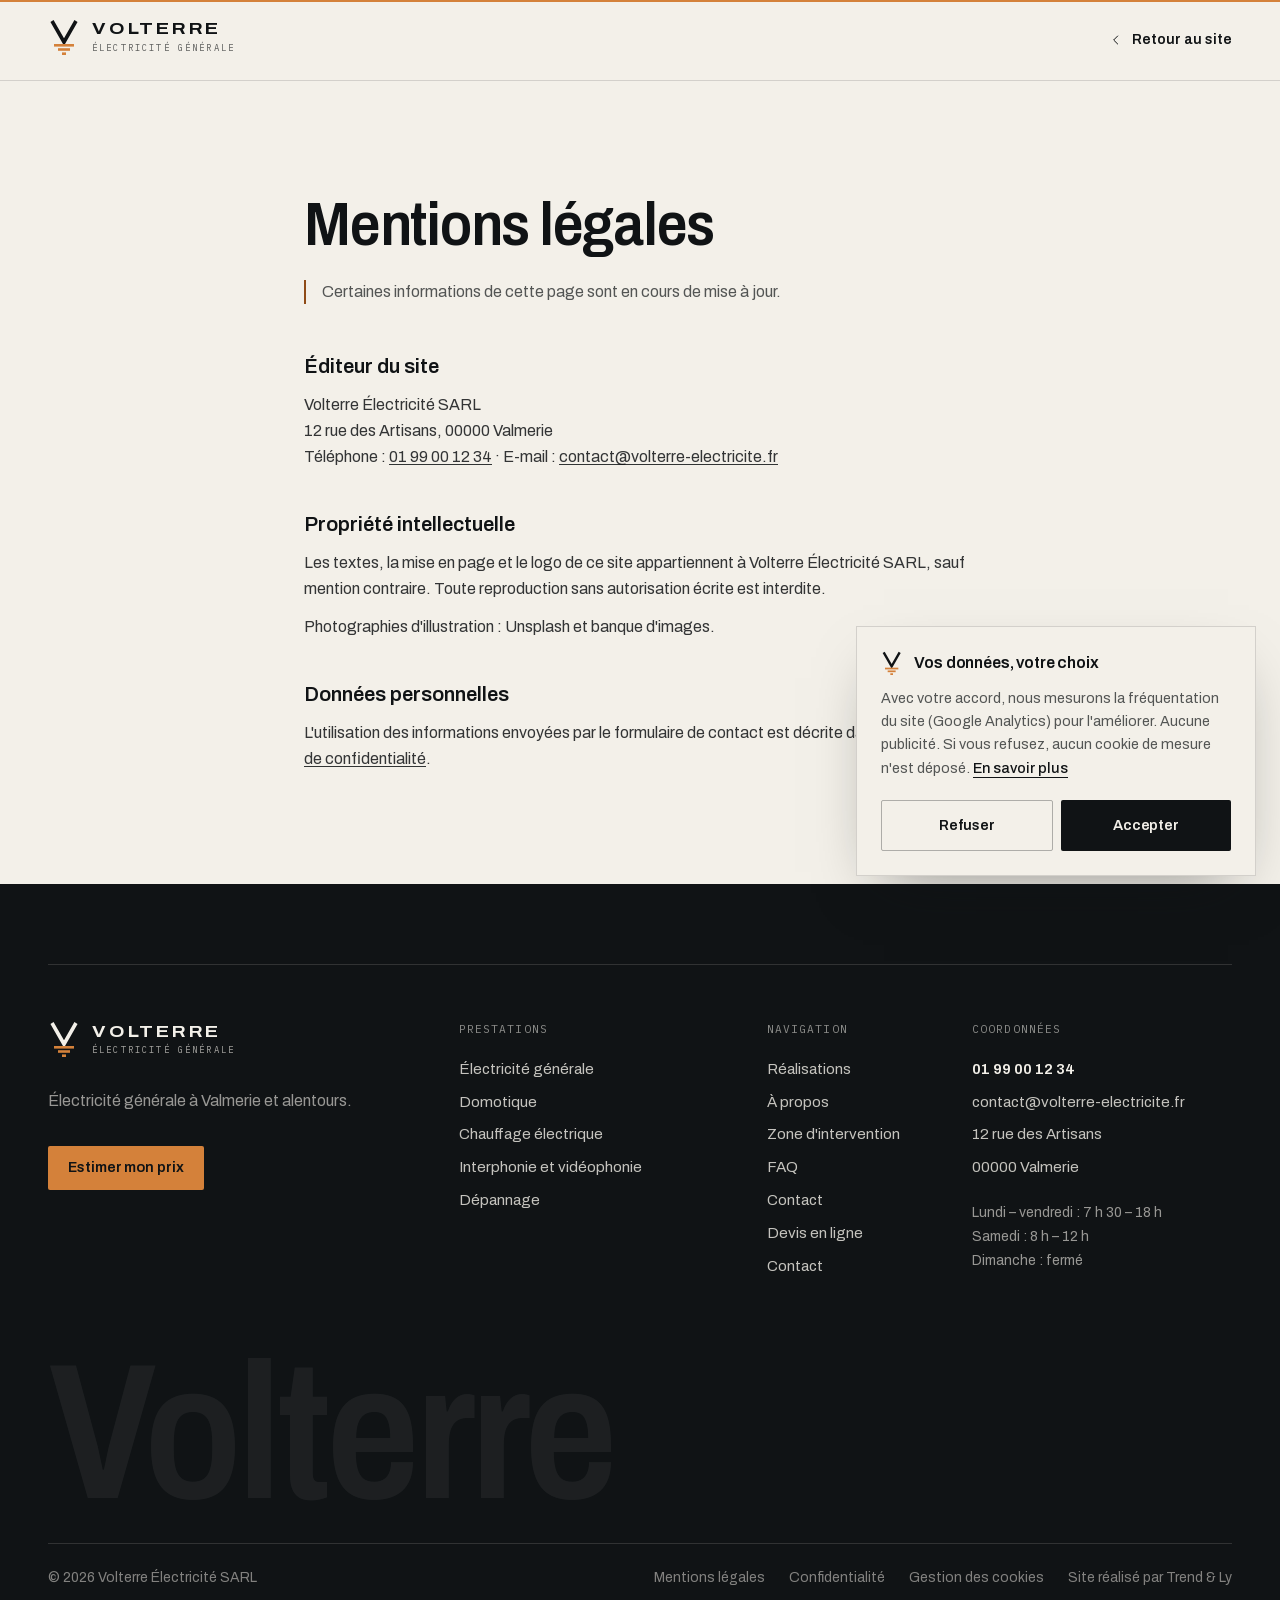
<file: mentions-legales/index.html>
<!DOCTYPE html><!--1lftozwEG4_7AtTx1dsJF--><html lang="fr" class="__variable_7347c0 __variable_9f0762" style="--brand-accent:#D4813A;--brand-accent-deep:#8F4B17;--brand-ink:#101315;--brand-paper:#F3F0E9"><head><meta charSet="utf-8"/><meta name="viewport" content="width=device-width, initial-scale=1"/><link rel="stylesheet" href="/_next/static/css/a62c4e4777452416.css" data-precedence="next"/><link rel="preload" as="script" fetchPriority="low" href="/_next/static/chunks/webpack-9596d72507db0739.js"/><script src="/_next/static/chunks/4bd1b696-c023c6e3521b1417.js" async=""></script><script src="/_next/static/chunks/255-ae2f3343083aecc8.js" async=""></script><script src="/_next/static/chunks/main-app-78098fa7c3457bb3.js" async=""></script><script src="/_next/static/chunks/473-02d741b9078aa8bb.js" async=""></script><script src="/_next/static/chunks/app/layout-889916f5eceafc29.js" async=""></script><script src="/_next/static/chunks/app/mentions-legales/page-dd4621adc90a3912.js" async=""></script><meta name="theme-color" content="#101315"/><title>Mentions légales | Volterre</title><meta name="description" content="Mentions légales du site Volterre Électricité : éditeur, hébergement, propriété intellectuelle et données personnelles."/><meta name="application-name" content="Volterre Électricité"/><meta name="robots" content="noindex, nofollow"/><link rel="canonical" href="https://28zaaky.github.io/mentions-legales/"/><meta name="format-detection" content="telephone=no"/><meta property="og:title" content="Mentions légales | Volterre"/><meta property="og:description" content="Mentions légales du site Volterre Électricité : éditeur, hébergement, propriété intellectuelle et données personnelles."/><meta property="og:url" content="https://28zaaky.github.io/mentions-legales/"/><meta property="og:site_name" content="Volterre Électricité"/><meta property="og:locale" content="fr_FR"/><meta property="og:image" content="https://28zaaky.github.io/og.jpg"/><meta property="og:image:width" content="1200"/><meta property="og:image:height" content="630"/><meta property="og:image:alt" content="Électricien en casque de chantier intervenant sur un boîtier électrique"/><meta property="og:type" content="website"/><meta name="twitter:card" content="summary_large_image"/><meta name="twitter:title" content="Mentions légales | Volterre"/><meta name="twitter:description" content="Mentions légales du site Volterre Électricité : éditeur, hébergement, propriété intellectuelle et données personnelles."/><meta name="twitter:image" content="https://28zaaky.github.io/og.jpg"/><link rel="icon" href="/icon.svg?e00b1b71662947fe" type="image/svg+xml" sizes="any"/><script>document.documentElement.classList.add('js')</script><script src="/_next/static/chunks/polyfills-42372ed130431b0a.js" noModule=""></script></head><body><div hidden=""><!--$--><!--/$--></div><div class="scroll-progress" aria-hidden="true"></div><header class="border-b border-line bg-paper"><div class="container-x flex h-20 items-center justify-between"><a href="/" aria-label="Volterre Électricité — accueil"><span class="inline-flex items-center gap-3 text-ink "><svg viewBox="0 0 32 36" class="h-9 w-auto shrink-0" aria-hidden="true" focusable="false"><path d="M4 2 16 23 28 2" fill="none" stroke="currentColor" stroke-width="3.6" stroke-linejoin="miter" stroke-miterlimit="10"></path><rect x="6" y="25" width="20" height="2.6" class="fill-accent"></rect><rect x="10" y="29.2" width="12" height="2.6" class="fill-accent"></rect><rect x="14" y="33.4" width="4" height="2.6" class="fill-accent"></rect></svg><span class="flex flex-col leading-none"><span class="text-[1.08rem] font-bold uppercase tracking-[0.16em] [font-stretch:112%]">Volterre</span><span class="mono mt-[0.4rem] text-[0.56rem] uppercase tracking-[0.24em] opacity-65">Électricité générale</span></span></span></a><a href="/" class="inline-flex items-center gap-2 text-sm font-semibold"><svg viewBox="0 0 24 24" fill="none" stroke="currentColor" stroke-width="1.5" stroke-linecap="round" stroke-linejoin="round" class="size-4" aria-hidden="true" focusable="false"><path d="m14.5 6-6 6 6 6"></path></svg>Retour au site</a></div></header><main class="bg-paper py-20 md:py-28"><article class="container-x max-w-3xl"><h1 class="h-section">Mentions légales</h1><p class="mt-6 border-l-2 border-accent-deep pl-4 text-muted">Certaines informations de cette page sont en cours de mise à jour.</p><div class="legal mt-12 space-y-10 leading-relaxed text-ink/85 [&amp;_a]:underline [&amp;_a]:underline-offset-2 [&amp;_h2]:mb-3 [&amp;_h2]:text-xl [&amp;_h2]:font-semibold [&amp;_h2]:text-ink [&amp;_li]:ml-5 [&amp;_li]:list-disc [&amp;_p+p]:mt-3 [&amp;_ul]:mt-3 [&amp;_ul]:space-y-1.5"><section><h2>Éditeur du site</h2><p>Volterre Électricité SARL<br/>12 rue des Artisans, 00000 Valmerie<br/>Téléphone : <a href="tel:+33199001234">01 99 00 12 34</a> · E-mail : <a href="mailto:contact@volterre-electricite.fr">contact@volterre-electricite.fr</a></p></section><section><h2>Propriété intellectuelle</h2><p>Les textes, la mise en page et le logo de ce site appartiennent à <!-- -->Volterre Électricité SARL<!-- -->, sauf mention contraire. Toute reproduction sans autorisation écrite est interdite.</p><p>Photographies d&#x27;illustration : Unsplash et banque d&#x27;images.</p></section><section><h2>Données personnelles</h2><p>L&#x27;utilisation des informations envoyées par le formulaire de contact est décrite dans la<!-- --> <a href="/confidentialite/">politique de confidentialité</a>.</p></section></div></article></main><footer class="bg-ink pb-28 pt-20 text-paper md:pb-12" aria-labelledby="footer-title"><h2 id="footer-title" class="sr-only">Informations sur <!-- -->Volterre Électricité</h2><div class="container-x"><div class="grid gap-12 border-t border-line-dark pt-14 md:grid-cols-2 lg:grid-cols-12"><div class="lg:col-span-4"><span class="inline-flex items-center gap-3 text-paper "><svg viewBox="0 0 32 36" class="h-9 w-auto shrink-0" aria-hidden="true" focusable="false"><path d="M4 2 16 23 28 2" fill="none" stroke="currentColor" stroke-width="3.6" stroke-linejoin="miter" stroke-miterlimit="10"></path><rect x="6" y="25" width="20" height="2.6" class="fill-accent"></rect><rect x="10" y="29.2" width="12" height="2.6" class="fill-accent"></rect><rect x="14" y="33.4" width="4" height="2.6" class="fill-accent"></rect></svg><span class="flex flex-col leading-none"><span class="text-[1.08rem] font-bold uppercase tracking-[0.16em] [font-stretch:112%]">Volterre</span><span class="mono mt-[0.4rem] text-[0.56rem] uppercase tracking-[0.24em] opacity-65">Électricité générale</span></span></span><p class="mt-6 max-w-xs leading-relaxed text-paper/60">Électricité générale à Valmerie et alentours.</p><a href="/devis-en-ligne/" class="btn btn-accent mt-8 min-h-11 px-5 py-2.5 text-[0.9rem]">Estimer mon prix</a></div><nav aria-label="Prestations" class="lg:col-span-3"><p class="mono text-[0.7rem] uppercase tracking-[0.1em] text-paper/55">Prestations</p><ul class="mt-5 space-y-2.5 text-[0.95rem] text-paper/80"><li><a href="/electricite-generale/" class="link-rule">Électricité générale</a></li><li><a href="/domotique/" class="link-rule">Domotique</a></li><li><a href="/chauffage-electrique/" class="link-rule">Chauffage électrique</a></li><li><a href="/interphone-visiophone/" class="link-rule">Interphonie et vidéophonie</a></li><li><a href="/depannage-electrique/" class="link-rule">Dépannage</a></li></ul></nav><nav aria-label="Navigation secondaire" class="lg:col-span-2"><p class="mono text-[0.7rem] uppercase tracking-[0.1em] text-paper/55">Navigation</p><ul class="mt-5 space-y-2.5 text-[0.95rem] text-paper/80"><li><a href="/#realisations" class="link-rule">Réalisations</a></li><li><a href="/a-propos/" class="link-rule">À propos</a></li><li><a href="/#zone" class="link-rule">Zone d&#x27;intervention</a></li><li><a href="/#faq" class="link-rule">FAQ</a></li><li><a href="/contact/" class="link-rule">Contact</a></li><li><a href="/devis-en-ligne/" class="link-rule">Devis en ligne</a></li><li><a href="/contact/" class="link-rule">Contact</a></li></ul></nav><div class="lg:col-span-3"><p class="mono text-[0.7rem] uppercase tracking-[0.1em] text-paper/55">Coordonnées</p><address class="mt-5 space-y-2.5 text-[0.95rem] not-italic text-paper/80"><a href="tel:+33199001234" class="block font-semibold text-paper tabular-nums hover:text-accent">01 99 00 12 34</a><a href="mailto:contact@volterre-electricite.fr" class="link-rule block break-all">contact@volterre-electricite.fr</a><span class="block">12 rue des Artisans</span><span class="block">00000<!-- --> <!-- -->Valmerie</span></address><ul class="mt-6 space-y-1 text-sm tabular-nums text-paper/60"><li>Lundi – vendredi<!-- --> : <!-- -->7 h 30<!-- --> – <!-- -->18 h</li><li>Samedi<!-- --> : <!-- -->8 h<!-- --> – <!-- -->12 h</li><li>Dimanche : fermé</li></ul></div></div><p aria-hidden="true" class="display mt-20 select-none overflow-hidden whitespace-nowrap text-[clamp(4rem,15vw,15rem)] leading-[0.8] text-paper/[0.06]">Volterre</p><div class="mt-8 flex flex-col gap-4 border-t border-line-dark pt-6 text-sm text-paper/50 md:flex-row md:items-center md:justify-between"><p>© <!-- -->2026<!-- --> <!-- -->Volterre Électricité SARL</p><ul class="flex flex-wrap gap-x-6 gap-y-2"><li><a href="/mentions-legales/" class="link-rule">Mentions légales</a></li><li><a href="/confidentialite/" class="link-rule">Confidentialité</a></li><li><button type="button" class="link-rule">Gestion des cookies</button></li><li>Site réalisé par Trend &amp; Ly</li></ul></div></div></footer><!--$--><!--/$--><div class="wa-fab pointer-events-none fixed bottom-5 right-4 z-20 flex flex-col items-end sm:bottom-6 sm:right-6"><div id="wa-panel" role="dialog" aria-modal="false" aria-label="Discuter sur WhatsApp" inert="" style="--wait:1s" class="wa-panel mb-4 w-[min(22rem,calc(100vw-2rem))] origin-bottom-right overflow-hidden bg-paper text-ink shadow-[0_30px_70px_-24px_rgb(16_19_21/0.55)] "><div class="flex items-center gap-3 bg-[#075E54] px-5 py-4 text-white"><span class="relative grid size-11 shrink-0 place-items-center rounded-full bg-white/15 text-base font-semibold">J<span class="absolute bottom-0 right-0 size-3 rounded-full bg-[#25D366] ring-2 ring-[#075E54]"></span></span><div class="min-w-0 flex-1"><p class="truncate font-semibold leading-tight">Julien<!-- --> · <!-- -->Volterre</p><span class="inline-flex items-center gap-2.5 mt-0.5 text-xs text-white/75" aria-live="polite"><span aria-hidden="true" class="size-2 rounded-full bg-current opacity-40"></span><span aria-hidden="true" class="min-h-[1lh] transition-opacity duration-500 opacity-0">Ouvert</span></span></div><button type="button" class="grid size-9 place-items-center rounded-full transition-colors hover:bg-white/15" aria-label="Fermer"><svg viewBox="0 0 24 24" fill="none" stroke="currentColor" stroke-width="1.5" stroke-linecap="round" stroke-linejoin="round" class="size-5" aria-hidden="true" focusable="false"><path d="M6 6l12 12M18 6 6 18"></path></svg></button></div><div class="wa-chat space-y-3 px-5 py-5"><div class="min-h-[4.5rem]" aria-live="polite"><span class="inline-flex gap-1 rounded-2xl rounded-tl-sm bg-white px-4 py-3 shadow-sm" aria-label="Écrit…"><span class="wa-dot"></span><span class="wa-dot [animation-delay:150ms]"></span><span class="wa-dot [animation-delay:300ms]"></span></span></div><ul class="space-y-2" aria-label="Choisir un sujet"><li class="wa-topic" style="--i:0"><a href="/devis-en-ligne/" data-autofocus="" class="group/t flex items-center justify-between gap-3 border border-ink/10 bg-paper px-4 py-3 text-[0.92rem] font-medium transition-colors hover:border-[#25D366] hover:bg-white"><span>Estimer le prix de mes travaux<span class="mt-0.5 block text-xs font-normal text-muted">Estimateur en ligne, 2 min</span></span><svg viewBox="0 0 24 24" fill="none" stroke="currentColor" stroke-width="1.5" stroke-linecap="round" stroke-linejoin="round" class="size-4 text-[#128C7E] transition-transform duration-300 group-hover/t:translate-x-1" aria-hidden="true" focusable="false"><path d="M4.5 12h15M13.5 6l6 6-6 6"></path></svg></a></li><li class="wa-topic" style="--i:1"><a href="https://wa.me/33600000000?text=Bonjour%2C%20je%20vous%20contacte%20depuis%20votre%20site%20Volterre%20%C3%89lectricit%C3%A9.%20J&#x27;ai%20une%20panne%20%C3%A9lectrique%20%3A%20" target="_blank" rel="noopener noreferrer" class="group/t flex items-center justify-between gap-3 border border-ink/10 bg-paper px-4 py-3 text-[0.92rem] font-medium transition-colors hover:border-[#25D366] hover:bg-white"><span>Signaler une panne</span><svg viewBox="0 0 24 24" fill="none" stroke="currentColor" stroke-width="1.5" stroke-linecap="round" stroke-linejoin="round" class="size-4 text-[#128C7E] transition-transform duration-300 group-hover/t:translate-x-1" aria-hidden="true" focusable="false"><path d="M4.5 12h15M13.5 6l6 6-6 6"></path></svg></a></li><li class="wa-topic" style="--i:2"><a href="https://wa.me/33600000000?text=Bonjour%2C%20je%20vous%20contacte%20depuis%20votre%20site%20Volterre%20%C3%89lectricit%C3%A9." target="_blank" rel="noopener noreferrer" class="group/t flex items-center justify-between gap-3 border border-ink/10 bg-paper px-4 py-3 text-[0.92rem] font-medium transition-colors hover:border-[#25D366] hover:bg-white"><span>Poser une question</span><svg viewBox="0 0 24 24" fill="none" stroke="currentColor" stroke-width="1.5" stroke-linecap="round" stroke-linejoin="round" class="size-4 text-[#128C7E] transition-transform duration-300 group-hover/t:translate-x-1" aria-hidden="true" focusable="false"><path d="M4.5 12h15M13.5 6l6 6-6 6"></path></svg></a></li></ul></div><a href="https://wa.me/33600000000?text=Bonjour%2C%20je%20vous%20contacte%20depuis%20votre%20site%20Volterre%20%C3%89lectricit%C3%A9." target="_blank" rel="noopener noreferrer" class="flex items-center justify-center gap-2.5 bg-[#25D366] px-5 py-3.5 font-semibold text-white transition-colors hover:bg-[#1ebe5b]"><svg viewBox="0 0 24 24" class="size-5" fill="currentColor" aria-hidden="true"><path d="M17.472 14.382c-.297-.149-1.758-.867-2.03-.967-.273-.099-.471-.148-.67.15-.197.297-.767.966-.94 1.164-.173.199-.347.223-.644.075-.297-.15-1.255-.463-2.39-1.475-.883-.788-1.48-1.761-1.653-2.059-.173-.297-.018-.458.13-.606.134-.133.298-.347.446-.52.149-.174.198-.298.298-.497.099-.198.05-.371-.025-.52-.075-.149-.669-1.612-.916-2.207-.242-.579-.487-.5-.669-.51-.173-.008-.371-.01-.57-.01-.198 0-.52.074-.792.372-.272.297-1.04 1.016-1.04 2.479 0 1.462 1.065 2.875 1.213 3.074.149.198 2.096 3.2 5.077 4.487.709.306 1.262.489 1.694.625.712.227 1.36.195 1.871.118.571-.085 1.758-.719 2.006-1.413.248-.694.248-1.289.173-1.413-.074-.124-.272-.198-.57-.347m-5.421 7.403h-.004a9.87 9.87 0 0 1-5.031-1.378l-.361-.214-3.741.982.998-3.648-.235-.374a9.86 9.86 0 0 1-1.51-5.26c.001-5.45 4.436-9.884 9.888-9.884 2.64 0 5.122 1.03 6.988 2.898a9.825 9.825 0 0 1 2.893 6.994c-.003 5.45-4.437 9.884-9.885 9.884m8.413-18.297A11.815 11.815 0 0 0 12.05 0C5.495 0 .16 5.335.157 11.892c0 2.096.547 4.142 1.588 5.945L.057 24l6.305-1.654a11.882 11.882 0 0 0 5.683 1.448h.005c6.554 0 11.89-5.335 11.893-11.893a11.821 11.821 0 0 0-3.48-8.413Z"></path></svg>Ouvrir WhatsApp</a></div><div class="group pointer-events-auto flex items-center"><span aria-hidden="true" class="pointer-events-none mr-3 hidden translate-x-2 whitespace-nowrap bg-ink px-3.5 py-2 text-[0.85rem] font-semibold text-paper opacity-0 shadow-[0_12px_30px_-12px_rgb(16_19_21/0.6)] transition-[opacity,transform] duration-500 ease-[var(--ease-out-expo)] md:block group-hover:translate-x-0 group-hover:opacity-100">Une question ? Écrivez-nous</span><button type="button" aria-expanded="false" aria-controls="wa-panel" aria-label="Nous écrire sur WhatsApp" class="wa-launcher relative grid size-14 place-items-center rounded-full bg-[#25D366] text-white shadow-[0_14px_34px_-10px_rgb(18_140_70/0.65)]"><span aria-hidden="true" class="wa-ring absolute inset-0 rounded-full border-2 border-[#25D366]"></span><span class="wa-icon absolute "><svg viewBox="0 0 24 24" class="size-7" fill="currentColor" aria-hidden="true"><path d="M17.472 14.382c-.297-.149-1.758-.867-2.03-.967-.273-.099-.471-.148-.67.15-.197.297-.767.966-.94 1.164-.173.199-.347.223-.644.075-.297-.15-1.255-.463-2.39-1.475-.883-.788-1.48-1.761-1.653-2.059-.173-.297-.018-.458.13-.606.134-.133.298-.347.446-.52.149-.174.198-.298.298-.497.099-.198.05-.371-.025-.52-.075-.149-.669-1.612-.916-2.207-.242-.579-.487-.5-.669-.51-.173-.008-.371-.01-.57-.01-.198 0-.52.074-.792.372-.272.297-1.04 1.016-1.04 2.479 0 1.462 1.065 2.875 1.213 3.074.149.198 2.096 3.2 5.077 4.487.709.306 1.262.489 1.694.625.712.227 1.36.195 1.871.118.571-.085 1.758-.719 2.006-1.413.248-.694.248-1.289.173-1.413-.074-.124-.272-.198-.57-.347m-5.421 7.403h-.004a9.87 9.87 0 0 1-5.031-1.378l-.361-.214-3.741.982.998-3.648-.235-.374a9.86 9.86 0 0 1-1.51-5.26c.001-5.45 4.436-9.884 9.888-9.884 2.64 0 5.122 1.03 6.988 2.898a9.825 9.825 0 0 1 2.893 6.994c-.003 5.45-4.437 9.884-9.885 9.884m8.413-18.297A11.815 11.815 0 0 0 12.05 0C5.495 0 .16 5.335.157 11.892c0 2.096.547 4.142 1.588 5.945L.057 24l6.305-1.654a11.882 11.882 0 0 0 5.683 1.448h.005c6.554 0 11.89-5.335 11.893-11.893a11.821 11.821 0 0 0-3.48-8.413Z"></path></svg></span><span class="wa-icon absolute is-hidden"><svg viewBox="0 0 24 24" fill="none" stroke="currentColor" stroke-width="1.5" stroke-linecap="round" stroke-linejoin="round" class="size-6" aria-hidden="true" focusable="false"><path d="M6 6l12 12M18 6 6 18"></path></svg></span></button></div></div><script>(function () {
  var d = document, root = d.documentElement;
  var SEL = "[data-reveal],[data-draw]";
  var EASE = "cubic-bezier(0.16, 1, 0.3, 1)";
  var reduce = window.matchMedia && window.matchMedia("(prefers-reduced-motion: reduce)").matches;
  var done = new WeakSet();

  function delayOf(el) {
    var v = parseFloat(getComputedStyle(el).getPropertyValue("--reveal-delay"));
    return isNaN(v) ? 0 : v;
  }
  function show(el) {
    if (done.has(el)) return;
    done.add(el);
    if (!el.animate) return;
    var delay = delayOf(el);
    if (el.hasAttribute("data-draw")) {
      el.animate([{ transform: "scaleX(0)" }, { transform: "scaleX(1)" }],
        { duration: 1400, delay: delay, easing: EASE, fill: "both" });
      return;
    }
    el.animate([{ opacity: 0, transform: "translateY(24px)" }, { opacity: 1, transform: "none" }],
      { duration: 900, delay: delay, easing: EASE, fill: "both" });
    var imgs = el.querySelectorAll("img");
    for (var i = 0; i < imgs.length; i++) {
      imgs[i].animate([{ transform: "scale(1.08)" }, { transform: "none" }],
        { duration: 1500, delay: delay, easing: EASE, fill: "both" });
    }
  }

  if (reduce || !("IntersectionObserver" in window)) {
    root.classList.add("reveal-off");
    return;
  }
  var io = new IntersectionObserver(function (entries) {
    for (var i = 0; i < entries.length; i++) {
      if (entries[i].isIntersecting) { show(entries[i].target); io.unobserve(entries[i].target); }
    }
  }, { rootMargin: "0px 0px -5% 0px", threshold: 0.06 });

  function watch(node) {
    if (node.nodeType !== 1) return;
    if (node.matches(SEL)) observe(node);
    var list = node.querySelectorAll(SEL);
    for (var i = 0; i < list.length; i++) observe(list[i]);
  }
  function observe(el) {
    if (done.has(el)) return;
    // Already scrolled past (anchor jump, restored scroll): show at once.
    if (el.getBoundingClientRect().bottom < 0) {
      done.add(el);
      el.animate(el.hasAttribute("data-draw") ? [{ transform: "scaleX(1)" }] : [{ opacity: 1, transform: "none" }],
        { duration: 0, fill: "both" });
      return;
    }
    io.observe(el);
  }
  watch(d.body);
  new MutationObserver(function (ms) {
    for (var i = 0; i < ms.length; i++)
      for (var j = 0; j < ms[i].addedNodes.length; j++) watch(ms[i].addedNodes[j]);
  }).observe(d.body, { childList: true, subtree: true });
})();</script><script src="/_next/static/chunks/webpack-9596d72507db0739.js" id="_R_" async=""></script><script>(self.__next_f=self.__next_f||[]).push([0])</script><script>self.__next_f.push([1,"1:\"$Sreact.fragment\"\n2:I[9766,[],\"\"]\n3:I[8924,[],\"\"]\n4:I[6932,[\"473\",\"static/chunks/473-02d741b9078aa8bb.js\",\"177\",\"static/chunks/app/layout-889916f5eceafc29.js\"],\"WhatsAppButton\"]\na:I[7150,[],\"\"]\n:HL[\"/_next/static/css/a62c4e4777452416.css\",\"style\"]\n5:T958,"])</script><script>self.__next_f.push([1,"(function () {\n  var d = document, root = d.documentElement;\n  var SEL = \"[data-reveal],[data-draw]\";\n  var EASE = \"cubic-bezier(0.16, 1, 0.3, 1)\";\n  var reduce = window.matchMedia \u0026\u0026 window.matchMedia(\"(prefers-reduced-motion: reduce)\").matches;\n  var done = new WeakSet();\n\n  function delayOf(el) {\n    var v = parseFloat(getComputedStyle(el).getPropertyValue(\"--reveal-delay\"));\n    return isNaN(v) ? 0 : v;\n  }\n  function show(el) {\n    if (done.has(el)) return;\n    done.add(el);\n    if (!el.animate) return;\n    var delay = delayOf(el);\n    if (el.hasAttribute(\"data-draw\")) {\n      el.animate([{ transform: \"scaleX(0)\" }, { transform: \"scaleX(1)\" }],\n        { duration: 1400, delay: delay, easing: EASE, fill: \"both\" });\n      return;\n    }\n    el.animate([{ opacity: 0, transform: \"translateY(24px)\" }, { opacity: 1, transform: \"none\" }],\n      { duration: 900, delay: delay, easing: EASE, fill: \"both\" });\n    var imgs = el.querySelectorAll(\"img\");\n    for (var i = 0; i \u003c imgs.length; i++) {\n      imgs[i].animate([{ transform: \"scale(1.08)\" }, { transform: \"none\" }],\n        { duration: 1500, delay: delay, easing: EASE, fill: \"both\" });\n    }\n  }\n\n  if (reduce || !(\"IntersectionObserver\" in window)) {\n    root.classList.add(\"reveal-off\");\n    return;\n  }\n  var io = new IntersectionObserver(function (entries) {\n    for (var i = 0; i \u003c entries.length; i++) {\n      if (entries[i].isIntersecting) { show(entries[i].target); io.unobserve(entries[i].target); }\n    }\n  }, { rootMargin: \"0px 0px -5% 0px\", threshold: 0.06 });\n\n  function watch(node) {\n    if (node.nodeType !== 1) return;\n    if (node.matches(SEL)) observe(node);\n    var list = node.querySelectorAll(SEL);\n    for (var i = 0; i \u003c list.length; i++) observe(list[i]);\n  }\n  function observe(el) {\n    if (done.has(el)) return;\n    // Already scrolled past (anchor jump, restored scroll): show at once.\n    if (el.getBoundingClientRect().bottom \u003c 0) {\n      done.add(el);\n      el.animate(el.hasAttribute(\"data-draw\") ? [{ transform: \"scaleX(1)\" }] : [{ opacity: 1, transform: \"none\" }],\n        { duration: 0, fill: \"both\" });\n      return;\n    }\n    io.observe(el);\n  }\n  watch(d.body);\n  new MutationObserver(function (ms) {\n    for (var i = 0; i \u003c ms.length; i++)\n      for (var j = 0; j \u003c ms[i].addedNodes.length; j++) watch(ms[i].addedNodes[j]);\n  }).observe(d.body, { childList: true, subtree: true });\n})();"])</script><script>self.__next_f.push([1,"0:{\"P\":null,\"b\":\"1lftozwEG4_7AtTx1dsJF\",\"p\":\"\",\"c\":[\"\",\"mentions-legales\",\"\"],\"i\":false,\"f\":[[[\"\",{\"children\":[\"mentions-legales\",{\"children\":[\"__PAGE__\",{}]}]},\"$undefined\",\"$undefined\",true],[\"\",[\"$\",\"$1\",\"c\",{\"children\":[[[\"$\",\"link\",\"0\",{\"rel\":\"stylesheet\",\"href\":\"/_next/static/css/a62c4e4777452416.css\",\"precedence\":\"next\",\"crossOrigin\":\"$undefined\",\"nonce\":\"$undefined\"}]],[\"$\",\"html\",null,{\"lang\":\"fr\",\"className\":\"__variable_7347c0 __variable_9f0762\",\"style\":{\"--brand-accent\":\"#D4813A\",\"--brand-accent-deep\":\"#8F4B17\",\"--brand-ink\":\"#101315\",\"--brand-paper\":\"#F3F0E9\"},\"suppressHydrationWarning\":true,\"children\":[[\"$\",\"head\",null,{\"children\":[\"$\",\"script\",null,{\"dangerouslySetInnerHTML\":{\"__html\":\"document.documentElement.classList.add('js')\"}}]}],[\"$\",\"body\",null,{\"children\":[[\"$\",\"div\",null,{\"className\":\"scroll-progress\",\"aria-hidden\":\"true\"}],[\"$\",\"$L2\",null,{\"parallelRouterKey\":\"children\",\"error\":\"$undefined\",\"errorStyles\":\"$undefined\",\"errorScripts\":\"$undefined\",\"template\":[\"$\",\"$L3\",null,{}],\"templateStyles\":\"$undefined\",\"templateScripts\":\"$undefined\",\"notFound\":[[\"$\",\"main\",null,{\"className\":\"flex min-h-[100svh] flex-col justify-between bg-ink py-10 text-paper\",\"children\":[[\"$\",\"div\",null,{\"className\":\"container-x\",\"children\":[\"$\",\"a\",null,{\"href\":\"/\",\"aria-label\":\"Volterre Électricité — accueil\",\"children\":[\"$\",\"span\",null,{\"className\":\"inline-flex items-center gap-3 text-paper \",\"children\":[[\"$\",\"svg\",null,{\"viewBox\":\"0 0 32 36\",\"className\":\"h-9 w-auto shrink-0\",\"aria-hidden\":\"true\",\"focusable\":\"false\",\"children\":[[\"$\",\"path\",null,{\"d\":\"M4 2 16 23 28 2\",\"fill\":\"none\",\"stroke\":\"currentColor\",\"strokeWidth\":\"3.6\",\"strokeLinejoin\":\"miter\",\"strokeMiterlimit\":\"10\"}],[\"$\",\"rect\",null,{\"x\":\"6\",\"y\":\"25\",\"width\":\"20\",\"height\":\"2.6\",\"className\":\"fill-accent\"}],[\"$\",\"rect\",null,{\"x\":\"10\",\"y\":\"29.2\",\"width\":\"12\",\"height\":\"2.6\",\"className\":\"fill-accent\"}],[\"$\",\"rect\",null,{\"x\":\"14\",\"y\":\"33.4\",\"width\":\"4\",\"height\":\"2.6\",\"className\":\"fill-accent\"}]]}],[\"$\",\"span\",null,{\"className\":\"flex flex-col leading-none\",\"children\":[[\"$\",\"span\",null,{\"className\":\"text-[1.08rem] font-bold uppercase tracking-[0.16em] [font-stretch:112%]\",\"children\":\"Volterre\"}],[\"$\",\"span\",null,{\"className\":\"mono mt-[0.4rem] text-[0.56rem] uppercase tracking-[0.24em] opacity-65\",\"children\":\"Électricité générale\"}]]}]]}]}]}],[\"$\",\"div\",null,{\"className\":\"container-x\",\"children\":[[\"$\",\"p\",null,{\"className\":\"mono text-sm text-accent\",\"children\":\"Erreur 404\"}],[\"$\",\"h1\",null,{\"className\":\"display mt-6 text-[clamp(3rem,2rem+5vw,6rem)]\",\"children\":\"Cette page n'existe pas.\"}],[\"$\",\"div\",null,{\"className\":\"mt-10 flex flex-col gap-3 sm:flex-row\",\"children\":[[\"$\",\"a\",null,{\"href\":\"/\",\"className\":\"btn btn-accent\",\"children\":\"Retour à l'accueil\"}],[\"$\",\"a\",null,{\"href\":\"tel:+33199001234\",\"className\":\"btn btn-ghost-light\",\"children\":\"Appeler l'entreprise\"}]]}]]}],[\"$\",\"div\",null,{}]]}],[]],\"forbidden\":\"$undefined\",\"unauthorized\":\"$undefined\"}],[\"$\",\"$L4\",null,{}],[\"$\",\"script\",null,{\"dangerouslySetInnerHTML\":{\"__html\":\"$5\"}}],\"$L6\"]}]]}]]}],{\"children\":[\"mentions-legales\",\"$L7\",{\"children\":[\"__PAGE__\",\"$L8\",{},null,false]},null,false]},null,false],\"$L9\",false]],\"m\":\"$undefined\",\"G\":[\"$a\",[]],\"s\":false,\"S\":true}\n"])</script><script>self.__next_f.push([1,"b:I[2735,[\"473\",\"static/chunks/473-02d741b9078aa8bb.js\",\"177\",\"static/chunks/app/layout-889916f5eceafc29.js\"],\"CookieBanner\"]\nc:I[2013,[\"473\",\"static/chunks/473-02d741b9078aa8bb.js\",\"177\",\"static/chunks/app/layout-889916f5eceafc29.js\"],\"Analytics\"]\n18:I[4431,[],\"ViewportBoundary\"]\n1a:I[4431,[],\"MetadataBoundary\"]\n1b:\"$Sreact.suspense\"\n6:[[\"$\",\"$Lb\",null,{}],[\"$\",\"$Lc\",null,{}]]\n7:[\"$\",\"$1\",\"c\",{\"children\":[null,[\"$\",\"$L2\",null,{\"parallelRouterKey\":\"children\",\"error\":\"$undefined\",\"errorStyles\":\"$undefined\",\"errorScripts\":\"$undefined\",\"template\":[\"$\",\"$L3\",null,{}],\"templateStyles\":\"$undefined\",\"templateScripts\":\"$undefined\",\"notFound\":\"$undefined\",\"forbidden\":\"$undefined\",\"unauthorized\":\"$undefined\"}]]}]\n"])</script><script>self.__next_f.push([1,"8:[\"$\",\"$1\",\"c\",{\"children\":[[[\"$\",\"header\",null,{\"className\":\"border-b border-line bg-paper\",\"children\":[\"$\",\"div\",null,{\"className\":\"container-x flex h-20 items-center justify-between\",\"children\":[[\"$\",\"a\",null,{\"href\":\"/\",\"aria-label\":\"Volterre Électricité — accueil\",\"children\":[\"$\",\"span\",null,{\"className\":\"inline-flex items-center gap-3 text-ink \",\"children\":[[\"$\",\"svg\",null,{\"viewBox\":\"0 0 32 36\",\"className\":\"h-9 w-auto shrink-0\",\"aria-hidden\":\"true\",\"focusable\":\"false\",\"children\":[[\"$\",\"path\",null,{\"d\":\"M4 2 16 23 28 2\",\"fill\":\"none\",\"stroke\":\"currentColor\",\"strokeWidth\":\"3.6\",\"strokeLinejoin\":\"miter\",\"strokeMiterlimit\":\"10\"}],[\"$\",\"rect\",null,{\"x\":\"6\",\"y\":\"25\",\"width\":\"20\",\"height\":\"2.6\",\"className\":\"fill-accent\"}],[\"$\",\"rect\",null,{\"x\":\"10\",\"y\":\"29.2\",\"width\":\"12\",\"height\":\"2.6\",\"className\":\"fill-accent\"}],[\"$\",\"rect\",null,{\"x\":\"14\",\"y\":\"33.4\",\"width\":\"4\",\"height\":\"2.6\",\"className\":\"fill-accent\"}]]}],[\"$\",\"span\",null,{\"className\":\"flex flex-col leading-none\",\"children\":[[\"$\",\"span\",null,{\"className\":\"text-[1.08rem] font-bold uppercase tracking-[0.16em] [font-stretch:112%]\",\"children\":\"Volterre\"}],[\"$\",\"span\",null,{\"className\":\"mono mt-[0.4rem] text-[0.56rem] uppercase tracking-[0.24em] opacity-65\",\"children\":\"Électricité générale\"}]]}]]}]}],[\"$\",\"a\",null,{\"href\":\"/\",\"className\":\"inline-flex items-center gap-2 text-sm font-semibold\",\"children\":[[\"$\",\"svg\",null,{\"viewBox\":\"0 0 24 24\",\"fill\":\"none\",\"stroke\":\"currentColor\",\"strokeWidth\":1.5,\"strokeLinecap\":\"round\",\"strokeLinejoin\":\"round\",\"className\":\"size-4\",\"aria-hidden\":true,\"role\":\"$undefined\",\"aria-label\":\"$undefined\",\"focusable\":\"false\",\"children\":[\"$\",\"path\",null,{\"d\":\"m14.5 6-6 6 6 6\"}]}],\"Retour au site\"]}]]}]}],[\"$\",\"main\",null,{\"className\":\"bg-paper py-20 md:py-28\",\"children\":[\"$\",\"article\",null,{\"className\":\"container-x max-w-3xl\",\"children\":[[\"$\",\"h1\",null,{\"className\":\"h-section\",\"children\":\"Mentions légales\"}],null,[\"$\",\"p\",null,{\"className\":\"mt-6 border-l-2 border-accent-deep pl-4 text-muted\",\"children\":\"Certaines informations de cette page sont en cours de mise à jour.\"}],[\"$\",\"div\",null,{\"className\":\"legal mt-12 space-y-10 leading-relaxed text-ink/85 [\u0026_a]:underline [\u0026_a]:underline-offset-2 [\u0026_h2]:mb-3 [\u0026_h2]:text-xl [\u0026_h2]:font-semibold [\u0026_h2]:text-ink [\u0026_li]:ml-5 [\u0026_li]:list-disc [\u0026_p+p]:mt-3 [\u0026_ul]:mt-3 [\u0026_ul]:space-y-1.5\",\"children\":[[\"$\",\"section\",null,{\"children\":[[\"$\",\"h2\",null,{\"children\":\"Éditeur du site\"}],[\"$\",\"p\",null,{\"children\":[\"Volterre Électricité SARL\",null,[\"$\",\"br\",null,{}],\"12 rue des Artisans, 00000 Valmerie\",null,null,null,[\"$\",\"br\",null,{}],\"Téléphone : \",[\"$\",\"a\",null,{\"href\":\"tel:+33199001234\",\"children\":\"01 99 00 12 34\"}],\" · E-mail : \",[\"$\",\"a\",null,{\"href\":\"mailto:contact@volterre-electricite.fr\",\"children\":\"contact@volterre-electricite.fr\"}]]}],null]}],null,null,[\"$\",\"section\",null,{\"children\":[[\"$\",\"h2\",null,{\"children\":\"Propriété intellectuelle\"}],[\"$\",\"p\",null,{\"children\":[\"Les textes, la mise en page et le logo de ce site appartiennent à \",\"Volterre Électricité SARL\",\", sauf mention contraire. Toute reproduction sans autorisation écrite est interdite.\"]}],[\"$\",\"p\",null,{\"children\":\"Photographies d'illustration : Unsplash et banque d'images.\"}]]}],[\"$\",\"section\",null,{\"children\":[[\"$\",\"h2\",null,{\"children\":\"Données personnelles\"}],[\"$\",\"p\",null,{\"children\":[\"L'utilisation des informations envoyées par le formulaire de contact est décrite dans la\",\" \",[\"$\",\"a\",null,{\"href\":\"/confidentialite/\",\"children\":\"politique de confidentialité\"}],\".\"]}]]}]]}]]}]}],[\"$\",\"footer\",null,{\"className\":\"bg-ink pb-28 pt-20 text-paper md:pb-12\",\"aria-labelledby\":\"footer-title\",\"children\":[[\"$\",\"h2\",null,{\"id\":\"footer-title\",\"className\":\"sr-only\",\"children\":[\"Informations sur \",\"Volterre Électricité\"]}],[\"$\",\"div\",null,{\"className\":\"container-x\",\"children\":[[\"$\",\"div\",null,{\"className\":\"grid gap-12 border-t border-line-dark pt-14 md:grid-cols-2 lg:grid-cols-12\",\"children\":[[\"$\",\"div\",null,{\"className\":\"lg:col-span-4\",\"children\":[[\"$\",\"span\",null,{\"className\":\"inline-flex items-center gap-3 text-paper \",\"children\":[[\"$\",\"svg\",null,{\"viewBox\":\"0 0 32 36\",\"className\":\"h-9 w-auto shrink-0\",\"aria-hidden\":\"true\",\"focusable\":\"false\",\"children\":[[\"$\",\"path\",null,{\"d\":\"M4 2 16 23 28 2\",\"fill\":\"none\",\"stroke\":\"currentColor\",\"strokeWidth\":\"3.6\",\"strokeLinejoin\":\"miter\",\"strokeMiterlimit\":\"10\"}],[\"$\",\"rect\",null,{\"x\":\"6\",\"y\":\"25\",\"width\":\"20\",\"height\":\"2.6\",\"className\":\"fill-accent\"}],\"$Ld\",\"$Le\"]}],\"$Lf\"]}],\"$L10\",\"$L11\"]}],\"$L12\",\"$L13\",\"$L14\"]}],\"$L15\",\"$L16\"]}]]}]],null,\"$L17\"]}]\n"])</script><script>self.__next_f.push([1,"9:[\"$\",\"$1\",\"h\",{\"children\":[null,[[\"$\",\"$L18\",null,{\"children\":\"$L19\"}],null],[\"$\",\"$L1a\",null,{\"children\":[\"$\",\"div\",null,{\"hidden\":true,\"children\":[\"$\",\"$1b\",null,{\"fallback\":null,\"children\":\"$L1c\"}]}]}]]}]\n"])</script><script>self.__next_f.push([1,"1d:I[471,[\"648\",\"static/chunks/app/mentions-legales/page-dd4621adc90a3912.js\"],\"ConsentLink\"]\n1e:I[4431,[],\"OutletBoundary\"]\n20:I[5278,[],\"AsyncMetadataOutlet\"]\nd:[\"$\",\"rect\",null,{\"x\":\"10\",\"y\":\"29.2\",\"width\":\"12\",\"height\":\"2.6\",\"className\":\"fill-accent\"}]\ne:[\"$\",\"rect\",null,{\"x\":\"14\",\"y\":\"33.4\",\"width\":\"4\",\"height\":\"2.6\",\"className\":\"fill-accent\"}]\nf:[\"$\",\"span\",null,{\"className\":\"flex flex-col leading-none\",\"children\":[[\"$\",\"span\",null,{\"className\":\"text-[1.08rem] font-bold uppercase tracking-[0.16em] [font-stretch:112%]\",\"children\":\"Volterre\"}],[\"$\",\"span\",null,{\"className\":\"mono mt-[0.4rem] text-[0.56rem] uppercase tracking-[0.24em] opacity-65\",\"children\":\"Électricité générale\"}]]}]\n10:[\"$\",\"p\",null,{\"className\":\"mt-6 max-w-xs leading-relaxed text-paper/60\",\"children\":\"Électricité générale à Valmerie et alentours.\"}]\n11:[\"$\",\"a\",null,{\"href\":\"/devis-en-ligne/\",\"className\":\"btn btn-accent mt-8 min-h-11 px-5 py-2.5 text-[0.9rem]\",\"children\":\"Estimer mon prix\"}]\n"])</script><script>self.__next_f.push([1,"12:[\"$\",\"nav\",null,{\"aria-label\":\"Prestations\",\"className\":\"lg:col-span-3\",\"children\":[[\"$\",\"p\",null,{\"className\":\"mono text-[0.7rem] uppercase tracking-[0.1em] text-paper/55\",\"children\":\"Prestations\"}],[\"$\",\"ul\",null,{\"className\":\"mt-5 space-y-2.5 text-[0.95rem] text-paper/80\",\"children\":[[\"$\",\"li\",\"electricite-generale\",{\"children\":[\"$\",\"a\",null,{\"href\":\"/electricite-generale/\",\"className\":\"link-rule\",\"children\":\"Électricité générale\"}]}],[\"$\",\"li\",\"domotique\",{\"children\":[\"$\",\"a\",null,{\"href\":\"/domotique/\",\"className\":\"link-rule\",\"children\":\"Domotique\"}]}],[\"$\",\"li\",\"chauffage-electrique\",{\"children\":[\"$\",\"a\",null,{\"href\":\"/chauffage-electrique/\",\"className\":\"link-rule\",\"children\":\"Chauffage électrique\"}]}],[\"$\",\"li\",\"interphone-visiophone\",{\"children\":[\"$\",\"a\",null,{\"href\":\"/interphone-visiophone/\",\"className\":\"link-rule\",\"children\":\"Interphonie et vidéophonie\"}]}],[\"$\",\"li\",\"depannage-electrique\",{\"children\":[\"$\",\"a\",null,{\"href\":\"/depannage-electrique/\",\"className\":\"link-rule\",\"children\":\"Dépannage\"}]}]]}]]}]\n"])</script><script>self.__next_f.push([1,"13:[\"$\",\"nav\",null,{\"aria-label\":\"Navigation secondaire\",\"className\":\"lg:col-span-2\",\"children\":[[\"$\",\"p\",null,{\"className\":\"mono text-[0.7rem] uppercase tracking-[0.1em] text-paper/55\",\"children\":\"Navigation\"}],[\"$\",\"ul\",null,{\"className\":\"mt-5 space-y-2.5 text-[0.95rem] text-paper/80\",\"children\":[[[\"$\",\"li\",\"/#realisations\",{\"children\":[\"$\",\"a\",null,{\"href\":\"/#realisations\",\"className\":\"link-rule\",\"children\":\"Réalisations\"}]}],[\"$\",\"li\",\"/a-propos/\",{\"children\":[\"$\",\"a\",null,{\"href\":\"/a-propos/\",\"className\":\"link-rule\",\"children\":\"À propos\"}]}],[\"$\",\"li\",\"/#zone\",{\"children\":[\"$\",\"a\",null,{\"href\":\"/#zone\",\"className\":\"link-rule\",\"children\":\"Zone d'intervention\"}]}],[\"$\",\"li\",\"/#faq\",{\"children\":[\"$\",\"a\",null,{\"href\":\"/#faq\",\"className\":\"link-rule\",\"children\":\"FAQ\"}]}],[\"$\",\"li\",\"/contact/\",{\"children\":[\"$\",\"a\",null,{\"href\":\"/contact/\",\"className\":\"link-rule\",\"children\":\"Contact\"}]}]],[\"$\",\"li\",null,{\"children\":[\"$\",\"a\",null,{\"href\":\"/devis-en-ligne/\",\"className\":\"link-rule\",\"children\":\"Devis en ligne\"}]}],[\"$\",\"li\",null,{\"children\":[\"$\",\"a\",null,{\"href\":\"/contact/\",\"className\":\"link-rule\",\"children\":\"Contact\"}]}]]}]]}]\n"])</script><script>self.__next_f.push([1,"14:[\"$\",\"div\",null,{\"className\":\"lg:col-span-3\",\"children\":[[\"$\",\"p\",null,{\"className\":\"mono text-[0.7rem] uppercase tracking-[0.1em] text-paper/55\",\"children\":\"Coordonnées\"}],[\"$\",\"address\",null,{\"className\":\"mt-5 space-y-2.5 text-[0.95rem] not-italic text-paper/80\",\"children\":[[\"$\",\"a\",null,{\"href\":\"tel:+33199001234\",\"className\":\"block font-semibold text-paper tabular-nums hover:text-accent\",\"children\":\"01 99 00 12 34\"}],[\"$\",\"a\",null,{\"href\":\"mailto:contact@volterre-electricite.fr\",\"className\":\"link-rule block break-all\",\"children\":\"contact@volterre-electricite.fr\"}],[\"$\",\"span\",null,{\"className\":\"block\",\"children\":\"12 rue des Artisans\"}],[\"$\",\"span\",null,{\"className\":\"block\",\"children\":[\"00000\",\" \",\"Valmerie\"]}]]}],[\"$\",\"ul\",null,{\"className\":\"mt-6 space-y-1 text-sm tabular-nums text-paper/60\",\"children\":[[[\"$\",\"li\",\"Lundi – vendredi\",{\"children\":[\"Lundi – vendredi\",\" : \",\"7 h 30\",\" – \",\"18 h\"]}],[\"$\",\"li\",\"Samedi\",{\"children\":[\"Samedi\",\" : \",\"8 h\",\" – \",\"12 h\"]}]],[\"$\",\"li\",null,{\"children\":\"Dimanche : fermé\"}]]}],false]}]\n"])</script><script>self.__next_f.push([1,"15:[\"$\",\"p\",null,{\"aria-hidden\":\"true\",\"className\":\"display mt-20 select-none overflow-hidden whitespace-nowrap text-[clamp(4rem,15vw,15rem)] leading-[0.8] text-paper/[0.06]\",\"children\":\"Volterre\"}]\n"])</script><script>self.__next_f.push([1,"16:[\"$\",\"div\",null,{\"className\":\"mt-8 flex flex-col gap-4 border-t border-line-dark pt-6 text-sm text-paper/50 md:flex-row md:items-center md:justify-between\",\"children\":[[\"$\",\"p\",null,{\"children\":[\"© \",2026,\" \",\"Volterre Électricité SARL\"]}],[\"$\",\"ul\",null,{\"className\":\"flex flex-wrap gap-x-6 gap-y-2\",\"children\":[[\"$\",\"li\",null,{\"children\":[\"$\",\"a\",null,{\"href\":\"/mentions-legales/\",\"className\":\"link-rule\",\"children\":\"Mentions légales\"}]}],[\"$\",\"li\",null,{\"children\":[\"$\",\"a\",null,{\"href\":\"/confidentialite/\",\"className\":\"link-rule\",\"children\":\"Confidentialité\"}]}],[\"$\",\"li\",null,{\"children\":[\"$\",\"$L1d\",null,{\"className\":\"link-rule\"}]}],[\"$\",\"li\",null,{\"children\":\"Site réalisé par Trend \u0026 Ly\"}]]}]]}]\n"])</script><script>self.__next_f.push([1,"17:[\"$\",\"$L1e\",null,{\"children\":[\"$L1f\",[\"$\",\"$L20\",null,{\"promise\":\"$@21\"}]]}]\n"])</script><script>self.__next_f.push([1,"19:[[\"$\",\"meta\",\"0\",{\"charSet\":\"utf-8\"}],[\"$\",\"meta\",\"1\",{\"name\":\"viewport\",\"content\":\"width=device-width, initial-scale=1\"}],[\"$\",\"meta\",\"2\",{\"name\":\"theme-color\",\"content\":\"#101315\"}]]\n"])</script><script>self.__next_f.push([1,"1f:null\n"])</script><script>self.__next_f.push([1,"22:I[622,[],\"IconMark\"]\n"])</script><script>self.__next_f.push([1,"21:{\"metadata\":[[\"$\",\"title\",\"0\",{\"children\":\"Mentions légales | Volterre\"}],[\"$\",\"meta\",\"1\",{\"name\":\"description\",\"content\":\"Mentions légales du site Volterre Électricité : éditeur, hébergement, propriété intellectuelle et données personnelles.\"}],[\"$\",\"meta\",\"2\",{\"name\":\"application-name\",\"content\":\"Volterre Électricité\"}],[\"$\",\"meta\",\"3\",{\"name\":\"robots\",\"content\":\"noindex, nofollow\"}],[\"$\",\"link\",\"4\",{\"rel\":\"canonical\",\"href\":\"https://28zaaky.github.io/mentions-legales/\"}],[\"$\",\"meta\",\"5\",{\"name\":\"format-detection\",\"content\":\"telephone=no\"}],[\"$\",\"meta\",\"6\",{\"property\":\"og:title\",\"content\":\"Mentions légales | Volterre\"}],[\"$\",\"meta\",\"7\",{\"property\":\"og:description\",\"content\":\"Mentions légales du site Volterre Électricité : éditeur, hébergement, propriété intellectuelle et données personnelles.\"}],[\"$\",\"meta\",\"8\",{\"property\":\"og:url\",\"content\":\"https://28zaaky.github.io/mentions-legales/\"}],[\"$\",\"meta\",\"9\",{\"property\":\"og:site_name\",\"content\":\"Volterre Électricité\"}],[\"$\",\"meta\",\"10\",{\"property\":\"og:locale\",\"content\":\"fr_FR\"}],[\"$\",\"meta\",\"11\",{\"property\":\"og:image\",\"content\":\"https://28zaaky.github.io/og.jpg\"}],[\"$\",\"meta\",\"12\",{\"property\":\"og:image:width\",\"content\":\"1200\"}],[\"$\",\"meta\",\"13\",{\"property\":\"og:image:height\",\"content\":\"630\"}],[\"$\",\"meta\",\"14\",{\"property\":\"og:image:alt\",\"content\":\"Électricien en casque de chantier intervenant sur un boîtier électrique\"}],[\"$\",\"meta\",\"15\",{\"property\":\"og:type\",\"content\":\"website\"}],[\"$\",\"meta\",\"16\",{\"name\":\"twitter:card\",\"content\":\"summary_large_image\"}],[\"$\",\"meta\",\"17\",{\"name\":\"twitter:title\",\"content\":\"Mentions légales | Volterre\"}],[\"$\",\"meta\",\"18\",{\"name\":\"twitter:description\",\"content\":\"Mentions légales du site Volterre Électricité : éditeur, hébergement, propriété intellectuelle et données personnelles.\"}],[\"$\",\"meta\",\"19\",{\"name\":\"twitter:image\",\"content\":\"https://28zaaky.github.io/og.jpg\"}],[\"$\",\"link\",\"20\",{\"rel\":\"icon\",\"href\":\"/icon.svg?e00b1b71662947fe\",\"type\":\"image/svg+xml\",\"sizes\":\"any\"}],[\"$\",\"$L22\",\"21\",{}]],\"error\":null,\"digest\":\"$undefined\"}\n"])</script><script>self.__next_f.push([1,"1c:\"$21:metadata\"\n"])</script></body></html>
</file>
